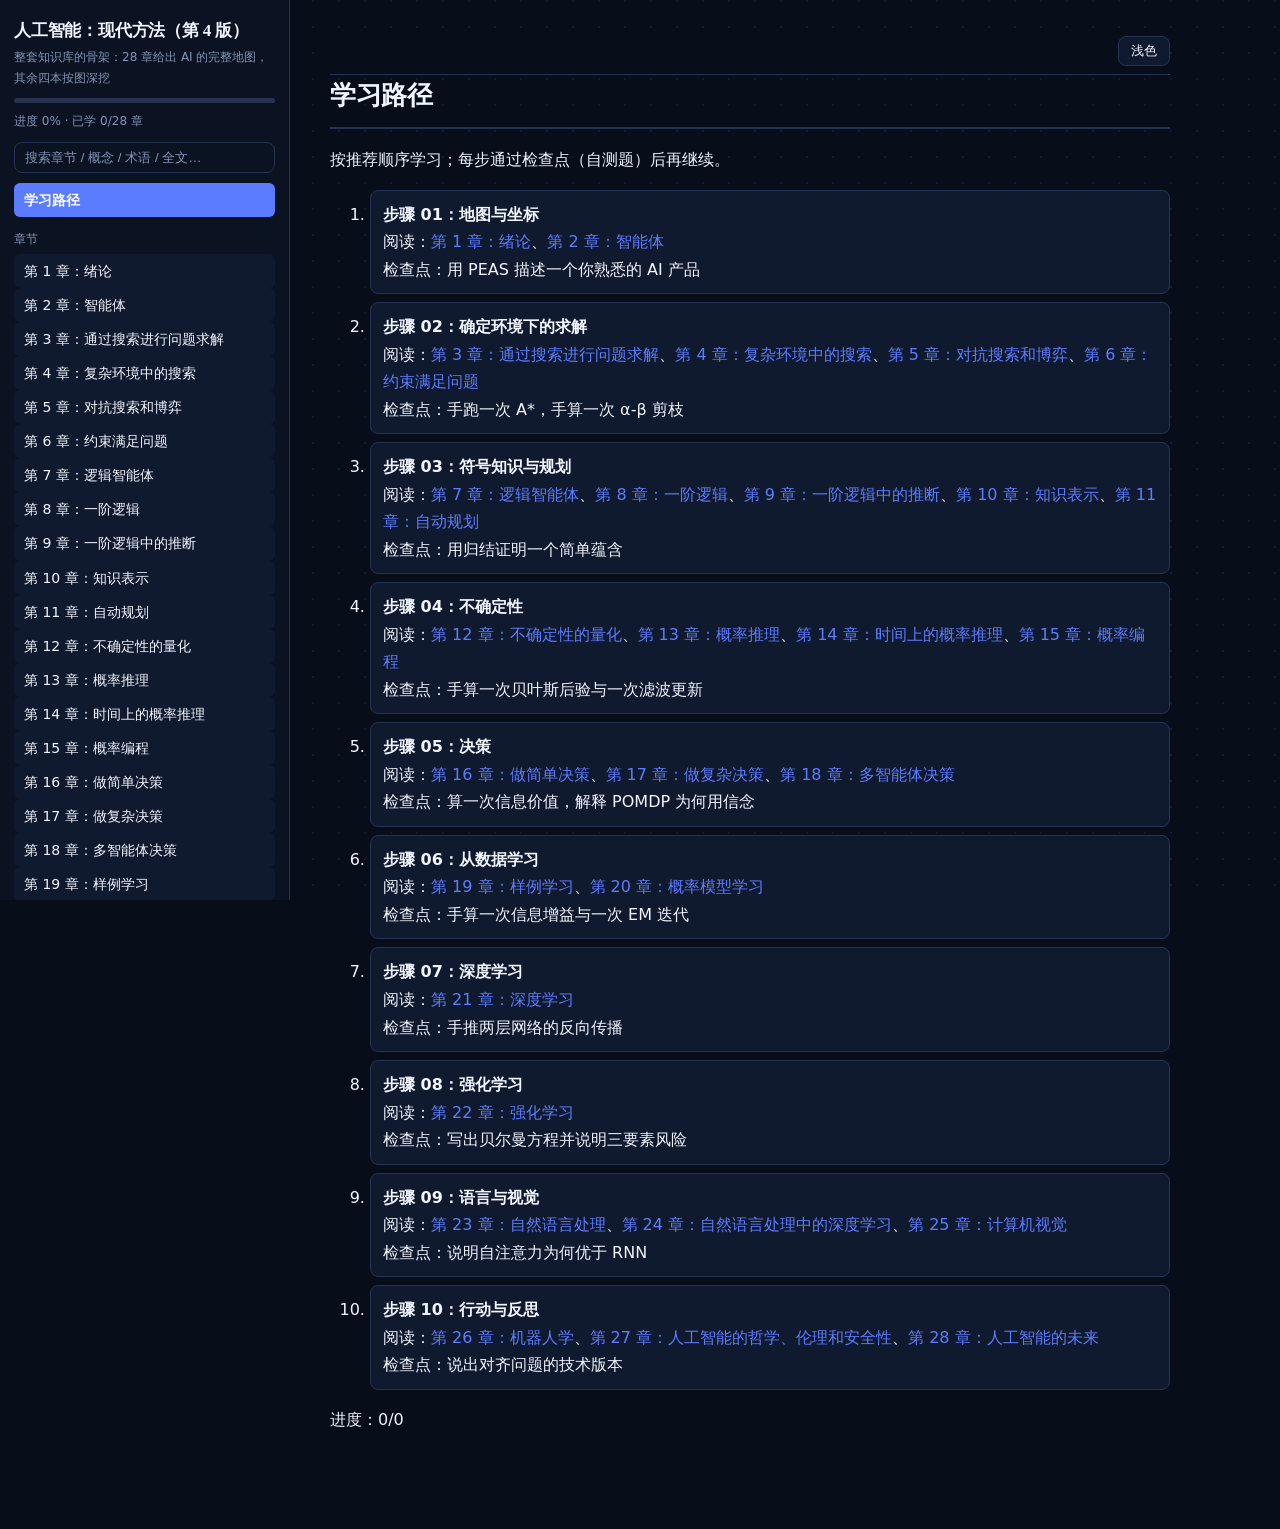
<file: 01-人工智能现代方法/aima4学习伴侣.html>
<!DOCTYPE html>
<html lang="zh-CN">
<head>
<meta charset="utf-8">
<meta name="viewport" content="width=device-width, initial-scale=1">
<title>人工智能：现代方法（第 4 版）</title>
<style>
:root{
  --bg:#f7f7f8; --panel:#ffffff; --text:#1f2328; --muted:#6b7280;
  --accent:#2563eb; --accent-soft:#dbeafe; --border:#e5e7eb;
  --ok:#16a34a; --bad:#dc2626; --code-bg:#f3f4f6;
}
[data-theme="dark"]{
  --bg:#111318; --panel:#1a1d24; --text:#e5e7eb; --muted:#9ca3af;
  --accent:#60a5fa; --accent-soft:#1e3a5f; --border:#2d333d;
  --ok:#4ade80; --bad:#f87171; --code-bg:#20242c;
}
*{box-sizing:border-box}
html,body{margin:0;padding:0}
body{font-family:-apple-system,BlinkMacSystemFont,"Segoe UI","PingFang SC","Hiragino Sans GB","Microsoft YaHei",sans-serif;
  background:var(--bg);color:var(--text);line-height:1.7;font-size:15px}
a{color:var(--accent);text-decoration:none}
a:hover{text-decoration:underline}
.layout{display:flex;min-height:100vh}
.sidebar{width:290px;flex:none;background:var(--panel);border-right:1px solid var(--border);
  padding:14px;position:sticky;top:0;height:100vh;overflow-y:auto}
.sidebar h1{font-size:17px;margin:2px 0 2px}
.sidebar .sub{font-size:12px;color:var(--muted);margin-bottom:10px}
#q{width:100%;padding:7px 10px;border:1px solid var(--border);border-radius:8px;background:var(--bg);color:var(--text);margin-bottom:10px}
.nav-sec{font-size:12px;color:var(--muted);margin:12px 0 4px;text-transform:uppercase;letter-spacing:.4px}
.nav-item{display:block;padding:5px 10px;border-radius:6px;color:var(--text);font-size:14px}
.nav-item:hover{background:var(--accent-soft);text-decoration:none}
.nav-item.active{background:var(--accent-soft);color:var(--accent);font-weight:600}
.nav-item .done{float:right;color:var(--ok);font-size:12px}
#nav-toggle{display:none}
.main{flex:1;min-width:0;padding:28px 40px 80px;max-width:920px}
.page h1{font-size:26px;border-bottom:2px solid var(--border);padding-bottom:8px;margin-top:0}
.page h2{font-size:20px;margin-top:26px}
.page h3{font-size:17px;margin-top:22px}
.page table{border-collapse:collapse;width:100%;margin:12px 0;font-size:14px}
.page th,.page td{border:1px solid var(--border);padding:6px 10px;text-align:left}
.page th{background:var(--code-bg)}
.page code{background:var(--code-bg);padding:2px 5px;border-radius:4px;font-size:.9em}
.page pre{background:var(--code-bg);padding:12px;border-radius:8px;overflow-x:auto;font-size:13px}
.page pre code{background:none;padding:0}
.page blockquote{border-left:4px solid var(--accent);margin:12px 0;padding:6px 14px;background:var(--accent-soft);border-radius:0 6px 6px 0}
.page blockquote blockquote{border-color:var(--muted)}
.page img{max-width:100%}
.mermaid{background:var(--code-bg);padding:14px;border-radius:8px;overflow-x:auto;font-family:ui-monospace,Menlo,Consolas,monospace;font-size:12.5px;white-space:pre;color:var(--muted)}
.mermaid-hint{font-size:12px;color:var(--muted);margin:4px 0 14px}
svg{max-width:100%;height:auto}
.quiz-item{border:1px solid var(--border);border-radius:10px;padding:14px 16px;margin:14px 0;background:var(--panel)}
.quiz-q{margin:0 0 8px;font-weight:500}
.quiz-opts label{display:block;padding:4px 0;cursor:pointer}
.quiz-blank{width:60%;padding:6px 10px;border:1px solid var(--border);border-radius:6px;background:var(--bg);color:var(--text)}
.quiz-check{margin-top:10px;padding:6px 16px;border:none;border-radius:6px;background:var(--accent);color:#fff;cursor:pointer}
.quiz-feedback{margin-left:12px;font-size:13px}
.fb-ok{color:var(--ok)}.fb-bad{color:var(--bad)}
.quiz-explain{margin-top:8px;font-size:13px;color:var(--muted);border-top:1px dashed var(--border);padding-top:6px}
.flashcard{perspective:1200px;margin:24px auto;max-width:520px;cursor:pointer;user-select:none}
.fc-inner{position:relative;width:100%;height:240px;transform-style:preserve-3d;transition:transform .5s}
.flashcard.flip .fc-inner{transform:rotateY(180deg)}
.fc-front,.fc-back{position:absolute;inset:0;backface-visibility:hidden;display:flex;align-items:center;justify-content:center;
  padding:22px;border-radius:14px;border:1px solid var(--border);background:var(--panel);font-size:16px;text-align:center}
.fc-back{transform:rotateY(180deg);background:var(--accent-soft);color:var(--text)}
.card-controls{display:flex;gap:14px;align-items:center;margin:12px 0;flex-wrap:wrap}
.card-actions{display:flex;gap:12px;justify-content:center}
.card-actions button{padding:8px 22px;border:none;border-radius:8px;cursor:pointer;font-size:14px}
#card-known-btn{background:var(--ok);color:#fff}
#card-again-btn{background:var(--bad);color:#fff}
.card-counts{color:var(--muted);font-size:13px}
.path-step{margin:8px 0;padding:10px 12px;border:1px solid var(--border);border-radius:8px;background:var(--panel)}
.path-step.passed{border-color:var(--ok)}
#glossary-filter{width:100%;max-width:380px;padding:7px 10px;border:1px solid var(--border);border-radius:8px;background:var(--bg);color:var(--text);margin-bottom:10px}
#glossary-list li{padding:6px 0;border-bottom:1px dashed var(--border)}
.glossary-ref{color:var(--muted);font-size:12px}
.search-hit{margin:10px 0}
.topbar{position:sticky;top:0;background:var(--bg);padding:8px 0;display:flex;justify-content:flex-end;z-index:10}
#theme-btn{border:1px solid var(--border);background:var(--panel);color:var(--text);border-radius:8px;padding:5px 12px;cursor:pointer;white-space:nowrap}
#progress-bar{height:5px;background:var(--border);border-radius:3px;margin:8px 0;overflow:hidden}
#progress-bar>div{height:100%;width:0;background:var(--accent);transition:width .3s}
.empty{color:var(--muted);padding:20px 0}
@media print{.sidebar,.topbar,.quiz-actions,.card-actions,.card-controls{display:none!important}.main{max-width:none;padding:0}}
@media (max-width:760px){.sidebar{width:100%;height:auto;position:static;padding:10px 14px}
  #nav{display:none}.sidebar.open #nav{display:block}
  #nav-toggle{display:block;width:100%;padding:8px 10px;margin:4px 0;border:1px solid var(--border);border-radius:8px;background:var(--bg);color:var(--text);font-size:14px;text-align:left;cursor:pointer}
  .layout{flex-direction:column}.main{padding:16px}}
</style>
<link rel="icon" type="image/x-icon" href="../favicon.ico">
<style id="zs-visual-theme">
/* 知枢 · 深色视觉层 · 只改样式，不改结构
   适用：知枢多书总入口 / 单书伴侣 / 旧版从零推导页。
   设计口径：深色底、钴蓝+鲸青、衬线标题、点阵底纹、无玻璃拟态。 */

:root,
html[data-theme="dark"],
body[data-theme="dark"] {
  --bg: #080d1a;
  --bg-soft: #0b1222;
  --bg2: #0b1222;
  --bg3: #16213b;
  --panel: #101a2f;
  --panel-2: #16213b;
  --card: #101a2f;
  --text: #f1f5ff;
  --text2: #c7d0e5;
  --text3: #8494b4;
  --muted: #8494b4;
  --border: #253252;
  --accent: #5c7cff;
  --accent-strong: #4d6bff;
  --accent2: #16c7d9;
  --accent3: #2bd9a5;
  --accent-soft: #18264a;
  --ok: #2bd9a5;
  --bad: #ff7088;
  --warn: #f5b35c;
  --danger: #ff7088;
  --code-bg: #0a1120;
  --dot: rgba(92, 124, 255, .12);
  --radius: 10px;
  --font-display: "Noto Serif CJK SC", "Noto Serif SC", "Songti SC", "STSong", Georgia, serif;
  --font-body: "Noto Sans CJK SC", "Noto Sans SC", "PingFang SC", "Hiragino Sans GB", "Microsoft YaHei", system-ui, sans-serif;
  --font-mono: "JetBrains Mono", "SFMono-Regular", Consolas, "Liberation Mono", monospace;
  --ink: #f1f5ff;
  --ink-2: #c7d0e5;
  --ink-3: #8494b4;
  --paper: #080d1a;
  --paper-2: #101a2f;
  --wash: #0b1222;
  --line: #253252;
  --line-soft: #1b2742;
}

html[data-theme="light"],
body[data-theme="light"],
body[data-theme=""] {
  --bg: #edf1f8;
  --bg-soft: #e4eaf5;
  --bg2: #e4eaf5;
  --bg3: #dbe4f2;
  --panel: #f9fbff;
  --panel-2: #f1f5fc;
  --card: #f9fbff;
  --text: #111827;
  --text2: #26324a;
  --text3: #5b6b86;
  --muted: #5b6b86;
  --border: #c9d4e8;
  --accent: #3950de;
  --accent-strong: #2f43c9;
  --accent2: #0e8fa4;
  --accent3: #12805f;
  --accent-soft: #dbe4ff;
  --ok: #12805f;
  --bad: #c02a44;
  --warn: #9a5b00;
  --danger: #c02a44;
  --code-bg: #eef2f9;
  --dot: rgba(57, 80, 222, .10);
  --ink: #111827;
  --ink-2: #26324a;
  --ink-3: #5b6b86;
  --paper: #edf1f8;
  --paper-2: #f9fbff;
  --wash: #e4eaf5;
  --line: #c9d4e8;
  --line-soft: #dbe4f2;
}

html,
body {
  background-color: var(--bg) !important;
  color: var(--text) !important;
}

body {
  font-family: var(--font-body) !important;
  background-image: radial-gradient(circle at 1px 1px, var(--dot) 1px, transparent 1.2px);
  background-size: 26px 26px;
  background-attachment: fixed;
  font-size: 16px;
  line-height: 1.72;
}

h1, h2, h3, h4, h5,
.page h1, .page h2, .page h3,
.brand, .hero-title, .title {
  font-family: var(--font-display) !important;
  letter-spacing: -.012em;
}

h1, h2, h3, h4, h5,
.page h1, .page h2, .page h3 {
  color: var(--text) !important;
}

header,
.topbar,
.topbar-fixed,
#topbar,
.site-header {
  background: var(--bg) !important;
  border-color: var(--border) !important;
  color: var(--text) !important;
}

header,
.topbar,
.topbar-fixed,
#topbar {
  box-shadow: 0 1px 0 var(--border);
}

/* 通用 hero / 页头：旧版单页常用 .header 或 .hero，不是 header 标签 */
.hero,
.header,
.page-header,
.hero-block {
  background: var(--bg) !important;
  color: var(--text) !important;
  border-bottom: 1px solid var(--border);
  box-shadow: none !important;
}

.hero h1,
.header h1,
.page-header h1,
.hero p,
.header p,
.page-header p {
  color: var(--text) !important;
}

.section-title {
  border-left-color: var(--accent) !important;
  color: var(--text) !important;
}

.stat .num,
.metric .num,
.kpi .value {
  color: var(--accent2) !important;
}


.brand span,
.sub,
.meta,
.muted,
.text-muted,
.card .meta,
.book-card .meta {
  color: var(--muted) !important;
}

.sidebar,
aside.sidebar,
#sidebar,
.rail {
  background: var(--bg-soft) !important;
  border-color: var(--border) !important;
}

.main,
main.main,
#view,
.view {
  background: transparent !important;
  color: var(--text) !important;
}

.page,
.page * {
  border-color: var(--border);
}

.page h1 {
  border-bottom-color: var(--border) !important;
}

a {
  color: var(--accent) !important;
}

a:hover {
  color: var(--accent2) !important;
}

.tab,
.tabs button,
.tabs .tab,
.nav-item,
#theme-btn,
#nav-toggle,
button {
  color: var(--text) !important;
  background: var(--panel) !important;
  border-color: var(--border) !important;
}

.tab:hover,
.tabs button:hover,
.nav-item:hover,
button:hover {
  background: var(--accent-soft) !important;
}

.tab.active,
.tabs .tab.active,
.nav-item.active,
button.primary,
.btn.primary,
.quiz-check {
  background: var(--accent) !important;
  border-color: var(--accent) !important;
  color: #fff !important;
}

.nav-item.active,
.tab.active {
  color: #fff !important;
}

.nav-sec,
.nav-label,
.sidebar .sub {
  color: var(--muted) !important;
}

#progress-bar,
.bar,
.progress {
  background: var(--border) !important;
}

#progress-bar > div,
#progress-fill,
.bar > i,
.progress > i {
  background: var(--accent) !important;
}

input,
select,
textarea,
#q,
#glossary-filter,
.search,
.search input {
  background: var(--bg-soft) !important;
  color: var(--text) !important;
  border-color: var(--border) !important;
}

input::placeholder,
textarea::placeholder,
#q::placeholder,
#glossary-filter::placeholder {
  color: var(--text3) !important;
}

.page table,
table {
  border-color: var(--border) !important;
  color: var(--text) !important;
}

.page th,
th {
  background: var(--panel-2) !important;
  color: var(--text) !important;
  border-color: var(--border) !important;
}

.page td,
td {
  border-color: var(--border) !important;
}

.page code,
code,
kbd,
samp {
  background: var(--code-bg) !important;
  color: #dbe6ff !important;
}

html[data-theme="light"] code,
body[data-theme="light"] code,
body[data-theme=""] code,
html[data-theme="light"] .page code,
body[data-theme="light"] .page code,
body[data-theme=""] .page code {
  color: #17223b !important;
}

.page pre,
pre {
  background: var(--code-bg) !important;
  color: #dbe6ff !important;
  border: 1px solid var(--border);
}

html[data-theme="light"] pre,
body[data-theme="light"] pre,
body[data-theme=""] pre {
  color: #17223b !important;
}

.page blockquote,
blockquote {
  background: var(--accent-soft) !important;
  border-left-color: var(--accent) !important;
  color: var(--text) !important;
}

.mermaid,
.mermaid-hint {
  background: var(--code-bg) !important;
  color: var(--muted) !important;
  border-color: var(--border) !important;
}

.quiz-item,
.path-step,
.book-card,
.concept-card,
.pattern-card,
.term-card,
.diag-card,
.search-hit,
.card,
.box,
.panel,
.fc-front,
.fc-back,
details,
summary {
  background: var(--panel) !important;
  border-color: var(--border) !important;
  color: var(--text) !important;
}

.book-card:hover,
.concept-card:hover,
.quiz-item:hover {
  border-color: var(--accent) !important;
}

.quiz-explain,
.source-badge,
.glossary-ref,
.card-counts,
.source,
.citation {
  color: var(--muted) !important;
  border-color: var(--border) !important;
}

.quiz-blank,
.quiz-opts label,
.quiz-opts label:hover {
  background: var(--bg-soft) !important;
  color: var(--text) !important;
  border-color: var(--border) !important;
}

.fc-back {
  background: var(--accent-soft) !important;
}

.tag,
.pill,
.badge {
  background: var(--panel-2) !important;
  border-color: var(--border) !important;
  color: var(--text2) !important;
}

.empty {
  color: var(--muted) !important;
}

.card .icon:empty,
.icon-label:empty {
  display: none !important;
}

* {
  scrollbar-color: #2a3a5f transparent;
  scrollbar-width: thin;
}

::selection {
  background: var(--accent);
  color: #fff;
}

/* 深色主题下代码高亮不要被旧样式压成白底 */
html[data-theme="dark"] .page pre,
body[data-theme="dark"] .page pre {
  background: var(--code-bg) !important;
}

/* 旧版页面里的白色卡片兜底 */
html[data-theme="dark"] .page .card,
body[data-theme="dark"] .page .card {
  background: var(--panel) !important;
}

@media (max-width: 820px) {
  body {
    background-size: 22px 22px;
    font-size: 15.5px;
  }
  header,
  .topbar,
  .topbar-fixed {
    background: var(--bg) !important;
  }
}

@media (prefers-reduced-motion: reduce) {
  *, *::before, *::after {
    transition-duration: .001ms !important;
    animation-duration: .001ms !important;
    animation-iteration-count: 1 !important;
  }
}

@media print {
  html, body {
    background: #fff !important;
    color: #000 !important;
  }
  body {
    background-image: none !important;
  }
}

/* 多书总入口：窄屏下书籍标签横滑，不再堆成四五行 */
@media (max-width: 720px) {
  header .tabs,
  .tabs {
    display: flex !important;
    flex-wrap: nowrap !important;
    overflow-x: auto;
    overflow-y: hidden;
    max-width: 100%;
    padding-bottom: 4px;
    scrollbar-width: thin;
    -webkit-overflow-scrolling: touch;
  }

  header .tabs > *,
  .tabs > * {
    flex: 0 0 auto;
  }

  .tabs::-webkit-scrollbar {
    height: 4px;
  }
  .tabs::-webkit-scrollbar-thumb {
    background: var(--border);
    border-radius: 4px;
  }
}


</style>
</head>
<body>
<div class="layout">
  <aside class="sidebar">
    <h1>人工智能：现代方法（第 4 版）</h1>
    <div class="sub">整套知识库的骨架：28 章给出 AI 的完整地图，其余四本按图深挖</div>
    <div id="progress-bar"><div id="progress-fill"></div></div>
    <div class="sub" id="progress-label">进度 0%</div>
    <input id="q" type="search" placeholder="搜索章节 / 概念 / 术语 / 全文…">
    <nav id="nav"></nav>
  </aside>
  <main class="main">
    <div class="topbar"><button id="theme-btn">🌙 深色</button></div>
    <div id="view" class="page"></div>
  </main>
</div>
<script>
const DATA = {"manifest": {"slug": "aima4", "title": "人工智能：现代方法（第 4 版）", "subtitle": "整套知识库的骨架：28 章给出 AI 的完整地图，其余四本按图深挖", "book": {"title": "人工智能：现代方法（第4版）", "author": "Stuart Russell、Peter Norvig", "source": ["人工智能：现代方法（第4版）（精装版） (Stuart Russell).pdf"]}, "audience": "大一：会微积分与概率基础，线性代数需补", "goal": "拿到任何 AI 概念时，能说出它在地图的哪一块、依赖什么、别的书在哪里展开它", "learningPath": [{"step": "01", "title": "地图与坐标", "chapterIds": ["ch01", "ch02"], "prereq": "无", "checkpoint": "用 PEAS 描述一个你熟悉的 AI 产品", "goal": "建立全书坐标与智能体框架"}, {"step": "02", "title": "确定环境下的求解", "chapterIds": ["ch03", "ch04", "ch05", "ch06"], "prereq": "ch01、ch02、图论基础", "checkpoint": "手跑一次 A*，手算一次 α-β 剪枝", "goal": "掌握搜索、博弈与约束求解"}, {"step": "03", "title": "符号知识与规划", "chapterIds": ["ch07", "ch08", "ch09", "ch10", "ch11"], "prereq": "ch03、命题逻辑", "checkpoint": "用归结证明一个简单蕴含", "goal": "理解逻辑方法与它的边界"}, {"step": "04", "title": "不确定性", "chapterIds": ["ch12", "ch13", "ch14", "ch15"], "prereq": "ch07、概率论", "checkpoint": "手算一次贝叶斯后验与一次滤波更新", "goal": "掌握概率表示与推断"}, {"step": "05", "title": "决策", "chapterIds": ["ch16", "ch17", "ch18"], "prereq": "ch14", "checkpoint": "算一次信息价值，解释 POMDP 为何用信念", "goal": "掌握从信念到动作的转换"}, {"step": "06", "title": "从数据学习", "chapterIds": ["ch19", "ch20"], "prereq": "ch12、微积分", "checkpoint": "手算一次信息增益与一次 EM 迭代", "goal": "掌握学习的基本范式"}, {"step": "07", "title": "深度学习", "chapterIds": ["ch21"], "prereq": "ch19、线代与微积分", "checkpoint": "手推两层网络的反向传播", "goal": "掌握表示学习"}, {"step": "08", "title": "强化学习", "chapterIds": ["ch22"], "prereq": "ch17", "checkpoint": "写出贝尔曼方程并说明三要素风险", "goal": "掌握交互学习"}, {"step": "09", "title": "语言与视觉", "chapterIds": ["ch23", "ch24", "ch25"], "prereq": "ch21", "checkpoint": "说明自注意力为何优于 RNN", "goal": "掌握感知与语言的主流架构"}, {"step": "10", "title": "行动与反思", "chapterIds": ["ch26", "ch27", "ch28"], "prereq": "ch17、ch25", "checkpoint": "说出对齐问题的技术版本", "goal": "把 AI 放回物理与社会语境"}], "chapters": [{"id": "ch01", "title": "第 1 章：绪论", "file": "chapters/ch01.md", "difficulty": 1}, {"id": "ch02", "title": "第 2 章：智能体", "file": "chapters/ch02.md", "difficulty": 2}, {"id": "ch03", "title": "第 3 章：通过搜索进行问题求解", "file": "chapters/ch03.md", "difficulty": 3}, {"id": "ch04", "title": "第 4 章：复杂环境中的搜索", "file": "chapters/ch04.md", "difficulty": 3}, {"id": "ch05", "title": "第 5 章：对抗搜索和博弈", "file": "chapters/ch05.md", "difficulty": 3}, {"id": "ch06", "title": "第 6 章：约束满足问题", "file": "chapters/ch06.md", "difficulty": 3}, {"id": "ch07", "title": "第 7 章：逻辑智能体", "file": "chapters/ch07.md", "difficulty": 3}, {"id": "ch08", "title": "第 8 章：一阶逻辑", "file": "chapters/ch08.md", "difficulty": 3}, {"id": "ch09", "title": "第 9 章：一阶逻辑中的推断", "file": "chapters/ch09.md", "difficulty": 3}, {"id": "ch10", "title": "第 10 章：知识表示", "file": "chapters/ch10.md", "difficulty": 3}, {"id": "ch11", "title": "第 11 章：自动规划", "file": "chapters/ch11.md", "difficulty": 3}, {"id": "ch12", "title": "第 12 章：不确定性的量化", "file": "chapters/ch12.md", "difficulty": 2}, {"id": "ch13", "title": "第 13 章：概率推理", "file": "chapters/ch13.md", "difficulty": 3}, {"id": "ch14", "title": "第 14 章：时间上的概率推理", "file": "chapters/ch14.md", "difficulty": 3}, {"id": "ch15", "title": "第 15 章：概率编程", "file": "chapters/ch15.md", "difficulty": 3}, {"id": "ch16", "title": "第 16 章：做简单决策", "file": "chapters/ch16.md", "difficulty": 3}, {"id": "ch17", "title": "第 17 章：做复杂决策", "file": "chapters/ch17.md", "difficulty": 3}, {"id": "ch18", "title": "第 18 章：多智能体决策", "file": "chapters/ch18.md", "difficulty": 3}, {"id": "ch19", "title": "第 19 章：样例学习", "file": "chapters/ch19.md", "difficulty": 3}, {"id": "ch20", "title": "第 20 章：概率模型学习", "file": "chapters/ch20.md", "difficulty": 3}, {"id": "ch21", "title": "第 21 章：深度学习", "file": "chapters/ch21.md", "difficulty": 3}, {"id": "ch22", "title": "第 22 章：强化学习", "file": "chapters/ch22.md", "difficulty": 3}, {"id": "ch23", "title": "第 23 章：自然语言处理", "file": "chapters/ch23.md", "difficulty": 3}, {"id": "ch24", "title": "第 24 章：自然语言处理中的深度学习", "file": "chapters/ch24.md", "difficulty": 3}, {"id": "ch25", "title": "第 25 章：计算机视觉", "file": "chapters/ch25.md", "difficulty": 3}, {"id": "ch26", "title": "第 26 章：机器人学", "file": "chapters/ch26.md", "difficulty": 3}, {"id": "ch27", "title": "第 27 章：人工智能的哲学、伦理和安全性", "file": "chapters/ch27.md", "difficulty": 2}, {"id": "ch28", "title": "第 28 章：人工智能的未来", "file": "chapters/ch28.md", "difficulty": 2}], "concepts": [{"id": "c01", "title": "智能体的环境画像", "file": "concepts/c01.md", "chapterIds": ["ch02", "ch22"]}, {"id": "c02", "title": "从符号到统计的转向", "file": "concepts/c02.md", "chapterIds": ["ch07", "ch12", "ch21"]}], "glossary": [{"term": "理性智能体", "def": "在给定感知与目标下选择能最大化期望性能的动作的智能体。", "chapterId": "ch01"}, {"term": "性能度量", "def": "评价智能体行为好坏的外部标准。", "chapterId": "ch01"}, {"term": "感知序列", "def": "智能体从开始到当前收到的全部感知输入。", "chapterId": "ch01"}, {"term": "PEAS", "def": "描述任务的四要素：性能度量、环境、执行器、传感器。", "chapterId": "ch02"}, {"term": "基于模型的反射智能体", "def": "维护内部状态以应对部分可观测环境的智能体。", "chapterId": "ch02"}, {"term": "效用函数", "def": "在多个目标冲突时衡量整体偏好程度的函数。", "chapterId": "ch02"}, {"term": "状态空间", "def": "由所有可达状态与转移构成的问题表示。", "chapterId": "ch03"}, {"term": "启发函数", "def": "估计从某节点到目标剩余代价的函数。", "chapterId": "ch03"}, {"term": "可采纳", "def": "启发函数从不高估真实剩余代价的性质。", "chapterId": "ch03"}, {"term": "A* 搜索", "def": "以 g+h 为优先级的最优启发式搜索算法。", "chapterId": "ch03"}, {"term": "局部搜索", "def": "只保留当前状态、在邻居中改进的搜索方法。", "chapterId": "ch04"}, {"term": "模拟退火", "def": "按温度控制的概率接受劣解的随机搜索算法。", "chapterId": "ch04"}, {"term": "在线搜索", "def": "在执行过程中边行动边学习的搜索方式。", "chapterId": "ch04"}, {"term": "极小化极大", "def": "假设对手最优时选择最坏情况最优动作的搜索算法。", "chapterId": "ch05"}, {"term": "α-β 剪枝", "def": "利用已确定边界剪掉不影响结果分支的优化。", "chapterId": "ch05"}, {"term": "蒙特卡洛树搜索", "def": "用大量模拟与 UCB 选择构建博弈树的搜索方法。", "chapterId": "ch05"}, {"term": "约束满足问题", "def": "由变量、值域与约束构成、求满足全部约束赋值的问题。", "chapterId": "ch06"}, {"term": "弧相容", "def": "任何变量的取值都能在邻居中找到相容支持的性质。", "chapterId": "ch06"}, {"term": "回溯搜索", "def": "逐步赋值、冲突则回退的搜索方法。", "chapterId": "ch06"}, {"term": "蕴含", "def": "一个公式在所有满足前提的世界中都为真的关系。", "chapterId": "ch07"}, {"term": "归结", "def": "消去互补文字、从两个子句推出新子句的推理规则。", "chapterId": "ch07"}, {"term": "可靠性", "def": "推理规则只推出真结论的性质。", "chapterId": "ch07"}, {"term": "完备性", "def": "能推出所有被蕴含结论的性质。", "chapterId": "ch07"}, {"term": "一阶逻辑", "def": "引入对象、谓词与量词、能表达关系的逻辑系统。", "chapterId": "ch08"}, {"term": "量词", "def": "表示“所有”或“存在”的符号 ∀ 与 ∃。", "chapterId": "ch08"}, {"term": "合一", "def": "寻找替换使两个表达式相同的算法。", "chapterId": "ch08"}, {"term": "前向链接", "def": "从已知事实出发推出新事实的数据驱动推理。", "chapterId": "ch09"}, {"term": "反向链接", "def": "从目标出发寻找规则前提的目标驱动推理。", "chapterId": "ch09"}, {"term": "Horn 子句", "def": "最多含一个正文字的子句，推理效率高。", "chapterId": "ch09"}, {"term": "本体论", "def": "关于世界由哪些类别构成及其关系的约定体系。", "chapterId": "ch10"}, {"term": "默认推理", "def": "无相反证据时接受默认结论、可被新信息撤回的推理。", "chapterId": "ch10"}, {"term": "描述逻辑", "def": "表达力受限但推理可判定的逻辑片段。", "chapterId": "ch10"}, {"term": "STRIPS", "def": "用前提与添加/删除列表表示动作的规划语言。", "chapterId": "ch11"}, {"term": "松弛问题", "def": "去掉部分约束使问题变易、用于生成启发式的问题。", "chapterId": "ch11"}, {"term": "分层规划", "def": "在抽象层与具体层分别规划再细化的方法。", "chapterId": "ch11"}, {"term": "条件概率", "def": "在给定事件发生时另一事件的概率。", "chapterId": "ch12"}, {"term": "贝叶斯公式", "def": "用似然与先验计算后验的公式。", "chapterId": "ch12"}, {"term": "条件独立", "def": "给定某变量后两变量联合概率等于边缘概率乘积。", "chapterId": "ch12"}, {"term": "贝叶斯网", "def": "用有向无环图与条件概率表表示联合分布的概率模型。", "chapterId": "ch13"}, {"term": "变量消去", "def": "按顺序对变量求和、复用中间因子的精确推理算法。", "chapterId": "ch13"}, {"term": "似然加权", "def": "按证据固定、按先验采样并用权重修正的近似推理方法。", "chapterId": "ch13"}, {"term": "滤波", "def": "根据至今证据估计当前状态后验的推理任务。", "chapterId": "ch14"}, {"term": "卡尔曼滤波", "def": "在线性高斯假设下递归更新均值与协方差的滤波算法。", "chapterId": "ch14"}, {"term": "粒子滤波", "def": "用加权样本近似后验的非参数滤波方法。", "chapterId": "ch14"}, {"term": "概率编程", "def": "用程序写生成过程、由后端自动推断的概率建模方式。", "chapterId": "ch15"}, {"term": "变分推断", "def": "用可优化的简单分布逼近后验的推断方法。", "chapterId": "ch15"}, {"term": "MCMC", "def": "通过长期采样逼近后验分布的推断方法。", "chapterId": "ch15"}, {"term": "期望效用", "def": "在信念分布下某动作带来的效用期望值。", "chapterId": "ch16"}, {"term": "效用函数", "def": "把结果状态映射为偏好程度的函数。", "chapterId": "ch16"}, {"term": "信息价值", "def": "获得某信息后决策改善的期望幅度。", "chapterId": "ch16"}, {"term": "POMDP", "def": "部分可观测马尔可夫决策过程，需在信念空间上决策。", "chapterId": "ch17"}, {"term": "信念状态", "def": "对当前世界状态的概率分布估计。", "chapterId": "ch17"}, {"term": "风险敏感决策", "def": "考虑收益分布尾部而非仅期望的决策方式。", "chapterId": "ch17"}, {"term": "纳什均衡", "def": "无人能通过单方改变策略获益的策略组合。", "chapterId": "ch18"}, {"term": "零和博弈", "def": "一方收益等于另一方损失的博弈。", "chapterId": "ch18"}, {"term": "机制设计", "def": "设计规则使自利行为产生良好集体结果的方法。", "chapterId": "ch18"}, {"term": "监督学习", "def": "从带标签的输入输出对学习映射的方法。", "chapterId": "ch19"}, {"term": "信息增益", "def": "分裂前后熵的减少量。", "chapterId": "ch19"}, {"term": "归纳偏置", "def": "学习器为泛化而预设的偏好假设。", "chapterId": "ch19"}, {"term": "过拟合", "def": "模型拟合训练数据噪声、泛化变差的现象。", "chapterId": "ch19"}, {"term": "最大似然估计", "def": "使观测数据出现概率最大的参数估计。", "chapterId": "ch20"}, {"term": "最大后验估计", "def": "在参数先验下使后验最大的参数估计。", "chapterId": "ch20"}, {"term": "EM 算法", "def": "在含隐变量时交替求后验与更新参数的迭代算法。", "chapterId": "ch20"}, {"term": "反向传播", "def": "用链式法则从输出向输入逐层计算梯度的算法。", "chapterId": "ch21"}, {"term": "卷积", "def": "用共享卷积核在空间上滑动提取局部特征的运算。", "chapterId": "ch21"}, {"term": "注意力机制", "def": "按查询与键的相似度对值加权聚合的机制。", "chapterId": "ch21"}, {"term": "梯度消失", "def": "深层网络中梯度逐层衰减导致浅层难以训练的现象。", "chapterId": "ch21"}, {"term": "马尔可夫决策过程", "def": "用状态、动作、转移与奖励刻画序贯决策的框架。", "chapterId": "ch22"}, {"term": "贝尔曼方程", "def": "把价值函数写成即时奖励与后继价值折扣和的递归关系。", "chapterId": "ch22"}, {"term": "探索与利用", "def": "尝试未知动作与选择已知最优动作之间的权衡。", "chapterId": "ch22"}, {"term": "语言模型", "def": "估计词序列概率分布的模型。", "chapterId": "ch23"}, {"term": "n-gram", "def": "只依赖前 n-1 个词的简化语言模型。", "chapterId": "ch23"}, {"term": "词向量", "def": "把词映射为低维连续向量的表示。", "chapterId": "ch23"}, {"term": "循环神经网络", "def": "用隐状态沿时间传递信息的序列模型。", "chapterId": "ch24"}, {"term": "长短期记忆", "def": "用门控与加性细胞状态缓解长依赖的 RNN 变体。", "chapterId": "ch24"}, {"term": "自注意力", "def": "序列内部各位置互相关注的注意力形式。", "chapterId": "ch24"}, {"term": "语义分割", "def": "为每个像素分配类别标签的视觉任务。", "chapterId": "ch25"}, {"term": "数据增广", "def": "通过对训练样本做变换来扩充数据分布的方法。", "chapterId": "ch25"}, {"term": "平移等变性", "def": "输入平移时输出相应平移的性质。", "chapterId": "ch25"}, {"term": "SLAM", "def": "同时估计机器人位姿与环境地图的问题。", "chapterId": "ch26"}, {"term": "配置空间", "def": "由机器人所有自由度构成的抽象空间。", "chapterId": "ch26"}, {"term": "阻抗控制", "def": "控制末端与环境之间力与位移关系的控制方式。", "chapterId": "ch26"}, {"term": "强人工智能", "def": "拥有真正心智而非仅表现智能行为的人工系统。", "chapterId": "ch27"}, {"term": "对齐问题", "def": "使系统目标与人类真实意图一致的问题。", "chapterId": "ch27"}, {"term": "算法偏见", "def": "模型因数据或设计产生的系统性不公正输出。", "chapterId": "ch27"}, {"term": "分布外泛化", "def": "在训练分布之外的数据上仍保持性能的能力。", "chapterId": "ch28"}, {"term": "具身智能", "def": "通过物理交互获取知识与技能的智能形态。", "chapterId": "ch28"}], "patterns": {"file": "patterns.md"}, "cheatsheet": {"file": "cheatsheet.md"}, "quizzes": [{"id": "q01", "chapterId": "ch01", "type": "single", "question": "现代 AI 主流定义属于哪一格？", "explain": "智能体框架以最大化性能度量为目标。", "options": ["像人思考", "像人行动", "理性思考", "理性行动"], "answer": 3}, {"id": "q02", "chapterId": "ch01", "type": "single", "question": "两次 AI 寒冬的共同成因？", "explain": "每一轮都过度承诺，随后能力不足暴露。", "options": ["算力过剩", "承诺超出能力", "数据不足", "缺乏理论"], "answer": 1}, {"id": "q03", "chapterId": "ch02", "type": "single", "question": "PEAS 中的 E 指什么？", "explain": "Environment。", "options": ["执行器", "环境", "评估", "经验"], "answer": 1}, {"id": "q04", "chapterId": "ch02", "type": "single", "question": "部分可观测环境最少需要哪种结构？", "explain": "需要内部状态记住看不到的部分。", "options": ["简单反射", "基于目标", "基于模型的反射", "学习型"], "answer": 2}, {"id": "q05", "chapterId": "ch03", "type": "single", "question": "A* 树搜索保证最优的条件？", "explain": "可采纳即从不高估真实代价。", "options": ["h 一致", "h 可采纳", "h 单调", "h 为 0"], "answer": 1}, {"id": "q06", "chapterId": "ch03", "type": "single", "question": "DFS 的主要缺陷？", "explain": "可能沿无限路径不返回。", "options": ["空间太大", "时间太长", "不完备且不最优", "需要启发函数"], "answer": 2}, {"id": "q07", "chapterId": "ch04", "type": "single", "question": "模拟退火接受变差解的概率随温度如何变化？", "explain": "温度降低，概率趋近 0。", "options": ["增大", "减小", "不变", "先增后不变"], "answer": 1}, {"id": "q08", "chapterId": "ch04", "type": "single", "question": "LRTA* 与 A* 的关键差别？", "explain": "在线只维护启发值表。", "options": ["是否用启发函数", "是否完备", "在线更新而非建搜索树", "是否需要目标"], "answer": 2}, {"id": "q09", "chapterId": "ch05", "type": "single", "question": "α-β 剪枝对根节点值的影响？", "explain": "只剪掉不影响根值的分支。", "options": ["不变", "变大", "变小", "不确定"], "answer": 0}, {"id": "q10", "chapterId": "ch05", "type": "single", "question": "深度受限搜索失去的保证？", "explain": "评价函数近似导致最优性不保证。", "options": ["完备性", "最优性", "终止性", "正确性定义"], "answer": 1}, {"id": "q11", "chapterId": "ch06", "type": "single", "question": "MRV 启发式选择什么变量？", "explain": "优先处理最受约束的变量。", "options": ["值域最大的", "剩余可选值最少的", "最先出现的", "约束最少的"], "answer": 1}, {"id": "q12", "chapterId": "ch06", "type": "single", "question": "弧相容的作用？", "explain": "删除邻居中无相容支持的值。", "options": ["剪掉不可能取值", "直接求解", "排序变量", "生成新约束"], "answer": 0}, {"id": "q13", "chapterId": "ch07", "type": "single", "question": "KB ⊨ α 的含义？", "explain": "语义蕴含的定义。", "options": ["KB 为真", "α 可证明", "所有 KB 为真的世界 α 也为真", "KB 与 α 等价"], "answer": 2}, {"id": "q14", "chapterId": "ch07", "type": "single", "question": "归结法完备性指？", "explain": "归结完备性定理。", "options": ["一定最短证明", "蕴含成立时必能推出空子句", "只处理简单公式", "不需要前提"], "answer": 1}, {"id": "q15", "chapterId": "ch08", "type": "single", "question": "¬∀x P(x) 等价于？", "explain": "否定全称得到存在否定。", "options": ["∀x¬P(x)", "¬∃xP(x)", "∃x¬P(x)", "∃xP(x)"], "answer": 2}, {"id": "q16", "chapterId": "ch08", "type": "single", "question": "∀x∃y 爱(x,y) 的含义？", "explain": "y 依赖于 x，故每人各有其爱。", "options": ["每个人都有爱的人", "存在一个人被所有人爱", "所有人爱同一个人", "没有人相爱"], "answer": 0}, {"id": "q17", "chapterId": "ch09", "type": "single", "question": "Prolog 采用的推理方式？", "explain": "从目标出发找规则前提。", "options": ["前向链接", "反向链接", "真值表", "归结反驳"], "answer": 1}, {"id": "q18", "chapterId": "ch09", "type": "single", "question": "Horn 子句高效的原因？", "explain": "最多一个正文字，避免完整合一搜索。", "options": ["更短", "不需要变量", "归结可退化为链接", "一定可满足"], "answer": 2}, {"id": "q19", "chapterId": "ch10", "type": "single", "question": "“鸟通常会飞”最适合的表示方式？", "explain": "存在企鹅等例外，需默认推理。", "options": ["全称量词", "存在量词", "默认规则", "真值表"], "answer": 2}, {"id": "q20", "chapterId": "ch10", "type": "single", "question": "非单调逻辑中“非单调”的含义？", "explain": "加入前提可能使原结论失效。", "options": ["推理速度不均匀", "新信息可撤回旧结论", "结论不确定", "不能重复使用"], "answer": 1}, {"id": "q21", "chapterId": "ch11", "type": "single", "question": "STRIPS 动作的三要素？", "explain": "前提与效果两部分，效果再分删除与添加。", "options": ["名称、参数、代价", "前提、删除列表、添加列表", "输入、输出、状态", "变量、约束、目标"], "answer": 1}, {"id": "q22", "chapterId": "ch11", "type": "single", "question": "忽略删除列表得到的启发式性质？", "explain": "松弛问题更易解，其代价不超过原问题。", "options": ["不可采纳", "高估代价", "可采纳的下界", "精确值"], "answer": 2}, {"id": "q23", "chapterId": "ch12", "type": "single", "question": "患病率 1%、灵敏度 90%、假阳性 5%，阳性时患病概率约？", "explain": "0.009/(0.009+0.0495)≈15.4%。", "options": ["90%", "15.4%", "50%", "1%"], "answer": 1}, {"id": "q24", "chapterId": "ch12", "type": "single", "question": "条件独立的定义？", "explain": "P(a∧b|c)=P(a|c)P(b|c)。", "options": ["给定 c 时联合等于边缘乘积", "无条件联合等于乘积", "P(a)=P(b)", "互斥"], "answer": 0}, {"id": "q25", "chapterId": "ch13", "type": "single", "question": "贝叶斯网联合分布的分解依据？", "explain": "P(X)=ΠP(Xi|Parents(Xi))。", "options": ["全概率公式", "局部条件概率相乘", "贝叶斯公式", "独立性假设"], "answer": 1}, {"id": "q26", "chapterId": "ch13", "type": "single", "question": "变量消去比枚举快的原因？", "explain": "消元过程中因子被复用，避免重复求和。", "options": ["用了近似", "变量更少", "复用中间因子", "不需要证据"], "answer": 2}, {"id": "q27", "chapterId": "ch14", "type": "single", "question": "滤波计算的是什么？", "explain": "P(X_t|e_{1:t})。", "options": ["未来状态", "当前状态后验", "过去状态", "整条序列"], "answer": 1}, {"id": "q28", "chapterId": "ch14", "type": "single", "question": "卡尔曼滤波闭式解依赖的假设？", "explain": "线性高斯使后验保持高斯，参数有限。", "options": ["状态离散", "观测连续", "线性高斯", "马尔可夫性"], "answer": 2}, {"id": "q29", "chapterId": "ch15", "type": "single", "question": "概率编程相对贝叶斯网建模的最大优势？", "explain": "直接写生成过程，结构由代码隐含。", "options": ["更快", "更准", "可表达手工画图困难的结构", "不需要数据"], "answer": 2}, {"id": "q30", "chapterId": "ch15", "type": "single", "question": "高维模型通常首选哪种推断？", "explain": "变分速度快，高维 MCMC 难收敛。", "options": ["MCMC", "变分", "枚举", "变量消去"], "answer": 1}, {"id": "q31", "chapterId": "ch16", "type": "single", "question": "期望效用决策选择的对象？", "explain": "EU(a)=ΣP(s|e)U(s) 取最大。", "options": ["概率最大的状态", "期望效用最大的动作", "效用最大的状态", "成本最低的动作"], "answer": 1}, {"id": "q32", "chapterId": "ch16", "type": "single", "question": "信息价值的下界？", "explain": "可以选择忽略信息，故价值不会为负。", "options": ["0", "-1", "无穷小", "不确定"], "answer": 0}, {"id": "q33", "chapterId": "ch17", "type": "single", "question": "POMDP 中策略的输入是？", "explain": "部分可观测下只能基于信念决策。", "options": ["真实状态", "观测序列", "信念状态", "动作历史"], "answer": 2}, {"id": "q34", "chapterId": "ch17", "type": "single", "question": "POMDP 难解的根本原因？", "explain": "信念是单纯形上的连续分布。", "options": ["信念空间连续无穷维", "动作太多", "奖励稀疏", "没有模型"], "answer": 0}, {"id": "q35", "chapterId": "ch18", "type": "single", "question": "囚徒困境说明的核心现象？", "explain": "都招供是均衡但结果差于都不招。", "options": ["合作总是最优", "个体理性导致集体次优", "均衡唯一", "零和"], "answer": 1}, {"id": "q36", "chapterId": "ch18", "type": "single", "question": "机制设计的关键要求？", "explain": "参与者没有谎报动机。", "options": ["收益最大", "计算最快", "防策略性", "均衡唯一"], "answer": 2}, {"id": "q37", "chapterId": "ch19", "type": "single", "question": "信息增益的公式？", "explain": "父节点熵减去子节点熵的加权和。", "options": ["H(parent)-Σ(n_i/n)H(child_i)", "ΣH(child)", "H(parent)+ΣH(child)", "信息增益即熵"], "answer": 0}, {"id": "q38", "chapterId": "ch19", "type": "single", "question": "没有免费的午餐定理说明什么？", "explain": "性能需对所有问题平均，任何偏置都有代价。", "options": ["深度学习最好", "数据越多越好", "不存在对所有问题最优的学习器", "特征越多越好"], "answer": 2}, {"id": "q39", "chapterId": "ch20", "type": "single", "question": "朴素贝叶斯的“朴素”指什么？", "explain": "给定类别下假设特征相互独立。", "options": ["模型简单", "特征条件独立假设", "只用朴素特征", "不用概率"], "answer": 1}, {"id": "q40", "chapterId": "ch20", "type": "single", "question": "EM 的 E 步做什么？", "explain": "用当前参数估计隐变量分布。", "options": ["算隐变量后验", "更新参数", "计算梯度", "选模型"], "answer": 0}, {"id": "q41", "chapterId": "ch21", "type": "single", "question": "没有非线性激活的多层网络等价于什么？", "explain": "线性复合仍是线性。", "options": ["单层线性模型", "深层网络", "卷积网络", "决策树"], "answer": 0}, {"id": "q42", "chapterId": "ch21", "type": "single", "question": "注意力缩放 √d_k 的原因？", "explain": "点积方差随维度线性增长。", "options": ["加快计算", "减少参数", "控制点积方差避免 softmax 饱和", "增加表达力"], "answer": 2}, {"id": "q43", "chapterId": "ch21", "type": "single", "question": "反向传播的本质？", "explain": "它只负责算梯度。", "options": ["另一种优化算法", "链式法则加复用前向中间值", "随机搜索", "模型选择"], "answer": 1}, {"id": "q44", "chapterId": "ch22", "type": "single", "question": "贝尔曼方程把价值写成什么？", "explain": "递归形式 r+γv(s')。", "options": ["全部奖励之和", "一步奖励加后继价值折扣", "平均奖励", "最大奖励"], "answer": 1}, {"id": "q45", "chapterId": "ch22", "type": "single", "question": "哪一组同时出现容易发散？", "explain": "致命三要素。", "options": ["探索、奖励、策略", "状态、动作、折扣", "函数逼近、自举、离轨", "采样、规划、学习"], "answer": 2}, {"id": "q46", "chapterId": "ch23", "type": "single", "question": "n-gram 模型的主要问题？", "explain": "组合数量随词表指数增长。", "options": ["太慢", "稀疏与参数爆炸", "不能生成", "需要语法树"], "answer": 1}, {"id": "q47", "chapterId": "ch23", "type": "single", "question": "分布假设的内容？", "explain": "相似上下文中的词含义相近。", "options": ["词频决定含义", "语法决定含义", "上下文决定词义", "长度决定词义"], "answer": 2}, {"id": "q48", "chapterId": "ch24", "type": "single", "question": "自注意力相对 RNN 的根本优势？", "explain": "路径长度从 O(n) 降到 O(1)。", "options": ["参数更少", "任意两位置直连", "不用激活函数", "不需要数据"], "answer": 1}, {"id": "q49", "chapterId": "ch24", "type": "single", "question": "LSTM 缓解梯度消失的关键？", "explain": "加性路径使梯度可远传。", "options": ["输出门", "输入门", "加性细胞状态更新", "词嵌入"], "answer": 2}, {"id": "q50", "chapterId": "ch25", "type": "single", "question": "卷积的两个核心先验？", "explain": "这两条大幅降低参数量。", "options": ["深度与宽度", "局部连接与参数共享", "归一化与残差", "注意力与门控"], "answer": 1}, {"id": "q51", "chapterId": "ch25", "type": "single", "question": "语义分割与实例分割的差别？", "explain": "实例分割还要区分个体。", "options": ["输入不同", "输出尺寸不同", "是否区分同类不同实例", "是否需要标签"], "answer": 2}, {"id": "q52", "chapterId": "ch26", "type": "single", "question": "SLAM 的核心困难？", "explain": "鸡与蛋问题，需联合估计。", "options": ["传感器太贵", "计算太慢", "定位与建图互为前提", "没有算法"], "answer": 2}, {"id": "q53", "chapterId": "ch26", "type": "single", "question": "配置空间的维度等于？", "explain": "每个自由度构成一维。", "options": ["障碍物数", "机器人自由度", "传感器数", "路径长度"], "answer": 1}, {"id": "q54", "chapterId": "ch27", "type": "single", "question": "奖励黑客的本质？", "explain": "优化器钻字面目标的空子。", "options": ["算法缺陷", "数据不足", "目标设定与真实意图不一致", "算力不够"], "answer": 2}, {"id": "q55", "chapterId": "ch27", "type": "single", "question": "算法偏见的首要来源？", "explain": "数据里的偏见被模型学到并放大。", "options": ["训练数据中的历史偏见", "学习率太大", "模型太大", "显存不足"], "answer": 0}, {"id": "q56", "chapterId": "ch28", "type": "single", "question": "判断 AI 宣称可信的标准不包括？", "explain": "参数量大不代表能力强或可用。", "options": ["训练测试分布是否一致", "基线是否公平", "参数量是否最大", "失败案例是否公开"], "answer": 2}], "flashcards": [{"id": "f01", "chapterId": "ch01", "front": "AI 的四种取向？", "back": "像人/理性 × 思考/行动，共四格。", "tags": ["intro"]}, {"id": "f02", "chapterId": "ch01", "front": "智能体的构成？", "back": "架构 + 程序，通过感知与动作与环境交互。", "tags": ["agent"]}, {"id": "f03", "chapterId": "ch01", "front": "性能度量、环境、动作空间各定义什么？", "back": "好坏标准、问题难度、可做什么。", "tags": ["agent"]}, {"id": "f04", "chapterId": "ch02", "front": "PEAS 四项？", "back": "性能度量、环境、执行器、传感器。", "tags": ["agent"]}, {"id": "f05", "chapterId": "ch02", "front": "环境的六个维度？", "back": "可观测性、确定性、片段/连续、静态/动态、离散/连续、单/多智能体。", "tags": ["agent"]}, {"id": "f06", "chapterId": "ch02", "front": "学习型智能体的四个部件？", "back": "性能元件、critic、学习元件、问题生成器。", "tags": ["agent"]}, {"id": "f07", "chapterId": "ch03", "front": "问题形式化的五要素？", "back": "初始状态、动作、转移模型、目标测试、路径代价。", "tags": ["search"]}, {"id": "f08", "chapterId": "ch03", "front": "A* 的评价函数？", "back": "f(n)=g(n)+h(n)。", "tags": ["astar"]}, {"id": "f09", "chapterId": "ch03", "front": "可采纳与一致的定义？", "back": "可采纳=不高估；一致=h(n)≤c+h(n')。", "tags": ["heuristic"]}, {"id": "f10", "chapterId": "ch03", "front": "迭代加深为什么实用？", "back": "兼具 BFS 的最优与 DFS 的空间。", "tags": ["search"]}, {"id": "f11", "chapterId": "ch04", "front": "爬山法的主要问题？", "back": "局部极大与平台。", "tags": ["local"]}, {"id": "f12", "chapterId": "ch04", "front": "模拟退火的接受准则？", "back": "以 exp(ΔE/T) 概率接受变差解，T 递减。", "tags": ["annealing"]}, {"id": "f13", "chapterId": "ch04", "front": "LRTA* 的更新式？", "back": "H(s)=min_a[c(s,a)+H(s')]。", "tags": ["online"]}, {"id": "f14", "chapterId": "ch05", "front": "Minimax 的递归式？", "back": "自己回合取 max，对手回合取 min。", "tags": ["game"]}, {"id": "f15", "chapterId": "ch05", "front": "α 与 β 的含义？", "back": "α 是 MAX 已知下界，β 是 MIN 已知上界。", "tags": ["alphabeta"]}, {"id": "f16", "chapterId": "ch05", "front": "MCTS 四个步骤？", "back": "选择、扩展、模拟、回传。", "tags": ["mcts"]}, {"id": "f17", "chapterId": "ch05", "front": "地平线效应是什么？", "back": "深度边界外的局面变化看不到，导致误判。", "tags": ["game"]}, {"id": "f18", "chapterId": "ch06", "front": "CSP 的三要素？", "back": "变量、值域、约束。", "tags": ["csp"]}, {"id": "f19", "chapterId": "ch06", "front": "前向检验做什么？", "back": "赋值后删除邻居值域中冲突的取值。", "tags": ["csp"]}, {"id": "f20", "chapterId": "ch06", "front": "LCV 为什么有效？", "back": "给邻居留更多余地，减少后续回溯。", "tags": ["csp"]}, {"id": "f21", "chapterId": "ch07", "front": "蕴含的定义？", "back": "所有使 KB 为真的世界也使 α 为真。", "tags": ["logic"]}, {"id": "f22", "chapterId": "ch07", "front": "归结规则？", "back": "(A∨B),(¬B∨C) 得 (A∨C)。", "tags": ["resolution"]}, {"id": "f23", "chapterId": "ch07", "front": "逻辑智能体的两步？", "back": "TELL 更新知识库，ASK 查询该做什么。", "tags": ["agent"]}, {"id": "f24", "chapterId": "ch08", "front": "一阶逻辑相比命题逻辑增加了什么？", "back": "对象、谓词、函数与量词。", "tags": ["fol"]}, {"id": "f25", "chapterId": "ch08", "front": "量词否定的两条规则？", "back": "¬∀xP≡∃x¬P；¬∃xP≡∀x¬P。", "tags": ["fol"]}, {"id": "f26", "chapterId": "ch08", "front": "合一是做什么的？", "back": "找替换使两个表达式相同，用于归结匹配。", "tags": ["unification"]}, {"id": "f27", "chapterId": "ch08", "front": "一阶逻辑的可判定性？", "back": "半可判定：真命题可证，假命题未必。", "tags": ["fol"]}, {"id": "f28", "chapterId": "ch09", "front": "前向与反向链接的差别？", "back": "前者数据驱动，后者目标驱动。", "tags": ["inference"]}, {"id": "f29", "chapterId": "ch09", "front": "归结反驳的流程？", "back": "把 ¬α 加入 KB，反复归结直到空子句。", "tags": ["resolution"]}, {"id": "f30", "chapterId": "ch09", "front": "Horn 子句的定义？", "back": "最多含一个正文字的子句。", "tags": ["horn"]}, {"id": "f31", "chapterId": "ch10", "front": "本体论工程的作用？", "back": "约定世界由哪些类构成、如何关联，决定可推理的内容。", "tags": ["kr"]}, {"id": "f32", "chapterId": "ch10", "front": "事件演算怎么表示“某时拥有”？", "back": "把时间作为显式参数，Owns(John,Car,T)。", "tags": ["kr"]}, {"id": "f33", "chapterId": "ch10", "front": "描述逻辑的取舍？", "back": "牺牲表达力换推理可判定。", "tags": ["dl"]}, {"id": "f34", "chapterId": "ch11", "front": "STRIPS 的三部分？", "back": "前提、删除列表、添加列表。", "tags": ["planning"]}, {"id": "f35", "chapterId": "ch11", "front": "后向规划为什么要处理删除效果？", "back": "要保证新动作不破坏已达成目标。", "tags": ["planning"]}, {"id": "f36", "chapterId": "ch11", "front": "松弛启发式为什么可采纳？", "back": "忽略删除列表使问题变易，解代价是下界。", "tags": ["heuristic"]}, {"id": "f37", "chapterId": "ch12", "front": "贝叶斯公式？", "back": "P(a|b)=P(b|a)P(a)/P(b)。", "tags": ["probability"]}, {"id": "f38", "chapterId": "ch12", "front": "先验与后验的差别？", "back": "看到证据前 vs 看到证据后的信念。", "tags": ["probability"]}, {"id": "f39", "chapterId": "ch12", "front": "条件独立为什么关键？", "back": "把联合分布的参数从指数级降到线性。", "tags": ["probability"]}, {"id": "f40", "chapterId": "ch13", "front": "贝叶斯网分解公式？", "back": "P(X1..Xn)=Π P(Xi|Parents(Xi))。", "tags": ["bayesnet"]}, {"id": "f41", "chapterId": "ch13", "front": "枚举法的复杂度？", "back": "随未观测变量数指数增长。", "tags": ["inference"]}, {"id": "f42", "chapterId": "ch13", "front": "变量消去的瓶颈？", "back": "消元顺序，复杂度对应图的树宽。", "tags": ["inference"]}, {"id": "f43", "chapterId": "ch14", "front": "滤波的两步？", "back": "预测：用转移模型推；更新：用观测似然校正。", "tags": ["temporal"]}, {"id": "f44", "chapterId": "ch14", "front": "平滑与滤波的差别？", "back": "平滑用全部证据，包括未来。", "tags": ["temporal"]}, {"id": "f45", "chapterId": "ch14", "front": "卡尔曼滤波的核心假设？", "back": "状态连续、转移与观测线性、噪声高斯。", "tags": ["kalman"]}, {"id": "f46", "chapterId": "ch14", "front": "粒子滤波的思想？", "back": "用加权样本表示后验，传播、加权、重采样。", "tags": ["particle"]}, {"id": "f47", "chapterId": "ch15", "front": "概率编程与贝叶斯网建模的差别？", "back": "前者写生成过程，后者先画图再填表。", "tags": ["ppl"]}, {"id": "f48", "chapterId": "ch15", "front": "MCMC 与变分的取舍？", "back": "MCMC 准而慢，变分快而有偏。", "tags": ["ppl"]}, {"id": "f49", "chapterId": "ch15", "front": "生成式模型的两项能力？", "back": "处理缺失数据、生成新样本。", "tags": ["generative"]}, {"id": "f50", "chapterId": "ch16", "front": "期望效用的公式？", "back": "EU(a)=Σ_s P(s|e)U(s)。", "tags": ["decision"]}, {"id": "f51", "chapterId": "ch16", "front": "为什么不用期望金额？", "back": "效用对金额非线性，反映风险态度。", "tags": ["utility"]}, {"id": "f52", "chapterId": "ch16", "front": "信息价值的定义？", "back": "有新信息后的最优期望效用减去当前最优。", "tags": ["vpi"]}, {"id": "f53", "chapterId": "ch17", "front": "POMDP 的策略输入是什么？", "back": "信念状态 b，即状态的概率分布。", "tags": ["pomdp"]}, {"id": "f54", "chapterId": "ch17", "front": "信念更新的本质？", "back": "就是第 14 章的递归滤波。", "tags": ["pomdp"]}, {"id": "f55", "chapterId": "ch17", "front": "多目标决策的难点？", "back": "目标冲突需要显式定义权衡。", "tags": ["decision"]}, {"id": "f56", "chapterId": "ch18", "front": "纳什均衡的定义？", "back": "没有任何参与者能单方改变策略而获益的组合。", "tags": ["game"]}, {"id": "f57", "chapterId": "ch18", "front": "纳什均衡的局限？", "back": "可能不存在、可能多个、未必社会最优。", "tags": ["game"]}, {"id": "f58", "chapterId": "ch18", "front": "多智能体 RL 的核心困难？", "back": "环境非平稳，单智能体收敛证明失效。", "tags": ["marl"]}, {"id": "f59", "chapterId": "ch19", "front": "三种学习设定的差别？", "back": "监督有标签、无监督无标签、强化只有延迟奖励。", "tags": ["learning"]}, {"id": "f60", "chapterId": "ch19", "front": "信息增益怎么算？", "back": "父熵减去子节点熵的加权平均。", "tags": ["tree"]}, {"id": "f61", "chapterId": "ch19", "front": "归纳偏置是什么？", "back": "学习器在假设空间中的偏好，决定泛化方向。", "tags": ["bias"]}, {"id": "f62", "chapterId": "ch19", "front": "过拟合的四种对策？", "back": "剪枝、正则、早停、增加数据。", "tags": ["overfit"]}, {"id": "f63", "chapterId": "ch20", "front": "MLE 与 MAP 的差别？", "back": "MAP 多乘一个参数先验。", "tags": ["mle"]}, {"id": "f64", "chapterId": "ch20", "front": "EM 两步各做什么？", "back": "E 算隐变量后验，M 最大化期望似然更新参数。", "tags": ["em"]}, {"id": "f65", "chapterId": "ch20", "front": "EM 的收敛性质？", "back": "观测似然单调不降，但只到局部最优。", "tags": ["em"]}, {"id": "f66", "chapterId": "ch21", "front": "为什么需要非线性激活？", "back": "否则多层等价于单层线性变换。", "tags": ["dl"]}, {"id": "f67", "chapterId": "ch21", "front": "反向传播的核心？", "back": "链式法则逐层回传，复用前向保存的激活值。", "tags": ["bp"]}, {"id": "f68", "chapterId": "ch21", "front": "卷积的两个好处？", "back": "参数共享、捕捉局部空间模式。", "tags": ["cnn"]}, {"id": "f69", "chapterId": "ch21", "front": "注意力的公式？", "back": "softmax(QKᵀ/√d_k)V。", "tags": ["attention"]}, {"id": "f70", "chapterId": "ch21", "front": "缩放 √d_k 的原因？", "back": "点积方差随维度增长，不缩放会 softmax 饱和。", "tags": ["attention"]}, {"id": "f71", "chapterId": "ch22", "front": "RL 与监督学习的三个差别？", "back": "延迟奖励、数据自产、必须探索。", "tags": ["rl"]}, {"id": "f72", "chapterId": "ch22", "front": "贝尔曼期望方程？", "back": "v_π(s)=Σπ(a|s)Σp[r+γv_π(s')]。", "tags": ["rl"]}, {"id": "f73", "chapterId": "ch22", "front": "三条技术路线？", "back": "基于模型、无模型值方法、策略梯度。", "tags": ["rl"]}, {"id": "f74", "chapterId": "ch23", "front": "语言模型的分解式？", "back": "P(w1..wn)=ΠP(w_i|前文)。", "tags": ["nlp"]}, {"id": "f75", "chapterId": "ch23", "front": "n-gram 的稀疏问题怎么缓解？", "back": "加一平滑等平滑技术，但不能根治。", "tags": ["nlp"]}, {"id": "f76", "chapterId": "ch23", "front": "分布假设是什么？", "back": "词义由它的上下文决定。", "tags": ["embedding"]}, {"id": "f77", "chapterId": "ch24", "front": "RNN 的梯度问题根源？", "back": "沿时间反复相乘导致消失或爆炸。", "tags": ["rnn"]}, {"id": "f78", "chapterId": "ch24", "front": "LSTM 三个门？", "back": "遗忘门、输入门、输出门。", "tags": ["lstm"]}, {"id": "f79", "chapterId": "ch24", "front": "Transformer 编码器的三层？", "back": "多头自注意力、前馈网络、残差与层归一化。", "tags": ["transformer"]}, {"id": "f80", "chapterId": "ch24", "front": "自注意力的复杂度？", "back": "随序列长度平方增长。", "tags": ["transformer"]}, {"id": "f81", "chapterId": "ch25", "front": "分类、检测、分割的区别？", "back": "整图标签、框出物体、逐像素标注。", "tags": ["cv"]}, {"id": "f82", "chapterId": "ch25", "front": "卷积为什么省参数？", "back": "局部连接 + 参数共享。", "tags": ["cnn"]}, {"id": "f83", "chapterId": "ch25", "front": "数据增广为什么有效？", "back": "扩充数据分布、抑制过拟合。", "tags": ["cv"]}, {"id": "f84", "chapterId": "ch26", "front": "SLAM 为什么难？", "back": "定位需要地图、建图需要定位，互为前提。", "tags": ["robotics"]}, {"id": "f85", "chapterId": "ch26", "front": "配置空间是什么？", "back": "把关节角度组成的高维空间，障碍物映射其中。", "tags": ["robotics"]}, {"id": "f86", "chapterId": "ch26", "front": "阻抗控制适合什么任务？", "back": "需要与环境接触、控制力与位移关系的任务。", "tags": ["control"]}, {"id": "f87", "chapterId": "ch27", "front": "强 AI 与弱 AI 的争论焦点？", "back": "行为等价是否意味着心智等价。", "tags": ["ethics"]}, {"id": "f88", "chapterId": "ch27", "front": "奖励黑客是什么？", "back": "优化器找到满足字面目标但违背意图的解。", "tags": ["alignment"]}, {"id": "f89", "chapterId": "ch27", "front": "AI 安全的四条工程原则？", "back": "明确问责、人类否决、监控漂移、可回滚。", "tags": ["safety"]}, {"id": "f90", "chapterId": "ch28", "front": "AI 发展的三条路线？", "back": "规模、结构、具身交互。", "tags": ["future"]}, {"id": "f91", "chapterId": "ch28", "front": "判断 AI 宣称的三条标准？", "back": "分布一致性、公平基线、公开失败案例。", "tags": ["future"]}, {"id": "f92", "chapterId": "ch28", "front": "能力与理解的差别？", "back": "答对测试题 vs 掌握机制，后者能外推与被纠正。", "tags": ["future"]}], "companion": "aima4学习伴侣.html"}, "pages": {"ch01": {"html": "<h1>第 1 章：绪论<\/h1>\n<ul><li>\n<strong>难度<\/strong>：★☆☆ | <strong>预估学时<\/strong>：2 小时 | <strong>前置<\/strong>：无\n<\/ul>\n<h2>学习目标<\/h2>\n<p>学完本章，你能：说出 AI 的四种研究取向及其分歧点；解释“理性智能体”方法为什么成为主流框架；复述 AI 的历史分期与两次寒冬的成因。<\/p>\n<h2>一句话核心<\/h2>\n<p>现代 AI 的标准定义不是“让机器像人一样思考”，而是“设计能根据环境信息做出合理行动的理性智能体”。<\/p>\n<h2>零基础讲解<\/h2>\n<h3>概念 1：四种取向（难度：基础）<\/h3>\n<p>按“像人 / 理性”与“思考 / 行动”两个维度分成四格：像人思考（认知建模）、像人行动（图灵测试）、理性思考（逻辑主义）、理性行动（智能体）。<\/p>\n<p><strong>为什么理性行动胜出<\/strong>：它不要求复现人类的具体思维过程（那涉及神经科学），只要求行为在给定目标下足够好，因此可度量、可实现、可比较。<\/p>\n<h3>概念 2：智能体框架（难度：基础）<\/h3>\n<p>智能体 = 架构 + 程序。它通过传感器感知环境，通过执行器作用于环境。<strong>性能度量<\/strong>定义“什么算好”，<strong>环境<\/strong>定义“问题有多难”，<strong>动作空间<\/strong>定义“能做什么”。<\/p>\n<p><strong>关键洞察<\/strong>：AI 的全部技术都是在回答同一个问题——给定感知序列，如何选动作以最大化性能度量。后面 27 章都是这个问题的不同解法。<\/p>\n<h3>概念 3：历史与两次寒冬（难度：基础）<\/h3>\n<p>达特茅斯会议（1956）确立学科；早期靠符号推理与搜索；第一次寒冬源于“通用问题求解器”的过度承诺与算力不足；专家系统繁荣后又因知识获取瓶颈与维护成本进入第二次寒冬；随后统计学习与算力回升。<\/p>\n<p><strong>读史的意义<\/strong>：每一轮繁荣都伴随一种方法的过度泛化承诺，每一次寒冬都来自“承诺超出能力”。这个模式今天仍在重复。<\/p>\n<h2>与其他四本书的衔接<\/h2>\n<p>本章是全书索引。<strong>《机器学习》<\/strong> 对应第 19 章以下的学习分支；<strong>《动手学深度学习》<\/strong> 对应第 21、23、24、25 章；<strong>《深度学习入门》<\/strong> 是第 21 章的最小实现版；<strong>《强化学习》<\/strong> 对应第 22 章。本章不提供算法，只提供坐标。<\/p>\n<h2>图示<\/h2>\n<div class=\"mermaid\" data-src=\"1\">flowchart LR\n  P[&quot;感知&quot;] --&gt; A[&quot;智能体程序&quot;]\n  A --&gt; C[&quot;动作&quot;]\n  C --&gt; E[&quot;环境&quot;]\n  E --&gt; P\n  A --&gt; M[&quot;性能度量 评价好坏&quot;]<\/div><p class=\"mermaid-hint\">↑ Mermaid 图示：联网时自动渲染为图表；离线时请阅读上方源码与正文说明。<\/p>\n<p>看图说明：这是一个闭环。所有 AI 技术都嵌在这个环的“程序”位置，区别只是程序内部用什么表示与什么推理方式。<\/p>\n<h2>常见误解<\/h2>\n<ul><li>\n别以为 AI 的目标是复制人脑——实际上主流路径是“理性行动”，允许与人类完全不同的内部机制。\n<\/li><li>\n别以为寒冬说明 AI 没用——实际上每次寒冬都是“承诺 &gt; 能力”，技术本身仍在积累。\n<\/ul>\n<h2>自测题（答案）<\/h2>\n<ol><li>\n现代 AI 主流定义属于哪一格？（答案：D；解析：理性行动，即以智能体框架最大化性能度量。）\n<ul>\n<li>\nA. 像人思考　B. 像人行动　C. 理性思考　D. 理性行动\n<\/li><li>\n两次寒冬的共同成因是？（答案：B；解析：过度承诺与能力不足的落差。）\n<\/li><li>\nA. 算力过剩　B. 承诺超出能力　C. 数据不足　D. 缺乏理论\n<\/ul>\n<\/ol>\n<h2>复习锚点<\/h2>\n<ul><li>\n四格取向：像人/理性 × 思考/行动。\n<\/li><li>\n智能体 = 架构 + 程序，感知—决策—行动闭环。\n<\/li><li>\n寒冬规律：承诺超过能力。\n<\/ul>", "kind": "chapter", "title": "第 1 章：绪论"}, "ch02": {"html": "<h1>第 2 章：智能体<\/h1>\n<ul><li>\n<strong>难度<\/strong>：★★☆ | <strong>预估学时<\/strong>：3 小时 | <strong>前置<\/strong>：第 1 章\n<\/ul>\n<h2>学习目标<\/h2>\n<p>学完本章，你能：用 PEAS 描述一个任务的性能度量、环境、执行器、传感器；按四种维度给环境分类；说出五种智能体结构各自适用什么环境。<\/p>\n<h2>一句话核心<\/h2>\n<p>选智能体结构前，先给环境画像：可观测性、确定性、动态性、离散性决定了哪种结构够用。<\/p>\n<h2>零基础讲解<\/h2>\n<h3>概念 1：PEAS（难度：基础）<\/h3>\n<p>Performance（性能度量）、Environment（环境）、Actuators（执行器）、Sensors（传感器）。<strong>做任何 AI 项目，第一件事就是把 PEAS 写出来<\/strong>，否则后面所有设计都缺乏依据。<\/p>\n<p><strong>实例<\/strong>：自动驾驶出租车。性能=安全、时间、合法性、舒适、利润；环境=道路、其他车辆、行人、天气；执行器=方向盘、油门、刹车、喇叭、显示屏；传感器=摄像头、激光雷达、里程计、GPS。<\/p>\n<h3>概念 2：环境分类（难度：进阶）<\/h3>\n<ul><li>\n<strong>完全可观测 / 部分可观测<\/strong>：能否一次看到全部状态。\n<\/li><li>\n<strong>确定性 / 随机性<\/strong>：同一动作结果是否唯一。\n<\/li><li>\n<strong>片段式 / 连续式<\/strong>：子问题是否独立。\n<\/li><li>\n<strong>静态 / 动态<\/strong>：环境在智能体思考时是否变化。\n<\/li><li>\n<strong>离散 / 连续<\/strong>：状态与动作是否可枚举。\n<\/li><li>\n<strong>单智能体 / 多智能体<\/strong>：是否有别的决策者。\n<\/ul>\n<p><strong>维度决定难度<\/strong>：部分可观测 + 随机 + 动态 + 连续，是现实世界的常态，也是最难的组合。<\/p>\n<h3>概念 3：五种结构（难度：进阶）<\/h3>\n<ol><li>\n<strong>简单反射<\/strong>：只看当前感知，查表出动作。只在完全可观测、确定性环境里可靠。\n<\/li><li>\n<strong>基于模型的反射<\/strong>：维护内部状态，记住看不到的部分。\n<\/li><li>\n<strong>基于目标<\/strong>：考虑目标，做规划。\n<\/li><li>\n<strong>基于效用<\/strong>：目标不够用时，用效用函数比较多个目标。\n<\/li><li>\n<strong>学习型<\/strong>：包含性能元件、 critic、学习元件、问题生成器，能改进自己。\n<\/ol>\n<p><strong>为什么需要学习元件<\/strong>：环境未知或会变，靠预先编码不可能覆盖。<\/p>\n<h2>与其他四本书的衔接<\/h2>\n<p><strong>《强化学习》<\/strong> 整本书就是在讲第五种结构里“学习元件”如何工作：策略=性能元件，价值函数=critic。<strong>《机器学习》<\/strong> 提供学习元件的各种实现。本章的“环境分类”直接决定后面用哪种方法：确定环境用搜索，随机环境用概率推理，未知环境用强化学习。<\/p>\n<h2>图示<\/h2>\n<div class=\"mermaid\" data-src=\"1\">flowchart LR\n  S[&quot;感知&quot;] --&gt; M[&quot;内部状态 基于模型&quot;]\n  M --&gt; G[&quot;目标/效用 评估候选&quot;]\n  G --&gt; A[&quot;动作&quot;]\n  A --&gt; S\n  L[&quot;学习元件 改进程序&quot;] -.-&gt; M<\/div><p class=\"mermaid-hint\">↑ Mermaid 图示：联网时自动渲染为图表；离线时请阅读上方源码与正文说明。<\/p>\n<p>看图说明：越往右结构越复杂，能应对的环境也越难。学习元件可以改造前面每一个环节。<\/p>\n<h2>常见误解<\/h2>\n<ul><li>\n别以为越复杂的结构越好——实际上完全可观测、确定的环境里，简单反射就够，复杂结构反而增加出错点。\n<\/li><li>\n别以为“智能体”必须是实体机器人——实际上软件进程、游戏角色、推荐系统都符合定义。\n<\/ul>\n<h2>自测题（答案）<\/h2>\n<ol><li>\nPEAS 中的 E 指？（答案：B；解析：Environment，环境。）\n<ul>\n<li>\nA. 执行器　B. 环境　C. 评估　D. 经验\n<\/li><li>\n部分可观测环境中最少需要哪种结构？（答案：C；解析：需要维护内部状态，即基于模型的反射智能体。）\n<\/li><li>\nA. 简单反射　B. 基于目标　C. 基于模型的反射　D. 学习型\n<\/ul>\n<\/ol>\n<h2>复习锚点<\/h2>\n<ul><li>\nPEAS 四要素是一切 AI 项目的起点。\n<\/li><li>\n环境六个维度决定方法选择。\n<\/li><li>\n五种结构从简单反射到学习型逐级增强。\n<\/ul>", "kind": "chapter", "title": "第 2 章：智能体"}, "ch03": {"html": "<h1>第 3 章：通过搜索进行问题求解<\/h1>\n<ul><li>\n<strong>难度<\/strong>：★★★ | <strong>预估学时<\/strong>：4 小时 | <strong>前置<\/strong>：第 2 章、图与树\n<\/ul>\n<h2>学习目标<\/h2>\n<p>学完本章，你能：把一个实际问题形式化为状态空间搜索；比较宽度优先、深度优先、一致代价、A<em> 的完备性与最优性；说明启发函数的可采纳性条件；手算一个 A<\/em> 的搜索过程。<\/p>\n<h2>一句话核心<\/h2>\n<p>搜索把“怎么达到目标”变成“在状态图上找一个路径”，算法差异全在“先扩展哪个节点”。<\/p>\n<h2>零基础讲解<\/h2>\n<h3>概念 1：问题形式化（难度：基础）<\/h3>\n<p>五要素：初始状态、动作、转移模型、目标测试、路径代价。<\/p>\n<p><strong>实例（八数码）<\/strong>：初始布局、空格移动、移动后的布局、是否达到目标布局、每步代价 1。状态数是 9!/2=181440 个可达状态——这说明穷举可行但需要好的顺序。<\/p>\n<h3>概念 2：四种无信息搜索（难度：进阶）<\/h3>\n<ul><li>\n<strong>宽度优先 BFS<\/strong>：按深度逐层扩展。完备、最优（代价相同时），空间 O(b^d)。\n<\/li><li>\n<strong>深度优先 DFS<\/strong>：一路到底。空间省 O(bm)，但不完备（有环或无限深）、不最优。\n<\/li><li>\n<strong>一致代价 UCS<\/strong>：每次扩展代价最小的节点。完备、最优，时间随代价增长。\n<\/li><li>\n<strong>深度受限 / 迭代加深<\/strong>：限制深度；迭代加深反复加深，兼具 BFS 的最优与 DFS 的空间。\n<\/ul>\n<h3>概念 3：A* 与启发式（难度：高难）<\/h3>\n<p><code>f(n) = g(n) + h(n)<\/code>，g 是已花代价，h 是到目标的估计。<strong>可采纳<\/strong>：h 从不高估真实代价。<strong>一致（consistent）<\/strong>：h(n) ≤ c(n,n&#x27;) + h(n&#x27;)。<\/p>\n<p><strong>结论<\/strong>：h 可采纳 → A<em> 树搜索最优；h 一致 → A<\/em> 图搜索（不重复扩展）最优。<strong>为什么<\/strong>：可采纳保证不会因为高估而错过更优路径；一致保证第一次扩展到某节点时就是最优路径。<\/p>\n<p><strong>实例（八数码）<\/strong>：h1=错位棋子数（可采纳但松），h2=曼哈顿距离和（可采纳且更紧）。h2 扩展的节点数明显少于 h1。<\/p>\n<h2>与其他四本书的衔接<\/h2>\n<p>搜索是 AIMA 独有的一条线，四本配套书都不展开。但它的思想在别处出现：<strong>《强化学习》<\/strong> 第 8 章的规划与树搜索是同一逻辑在马尔可夫决策过程上的版本；<strong>《机器学习》<\/strong> 第 4 章的决策树构建也是一种贪心搜索。读本章要抓“状态空间 + 评价函数 + 扩展顺序”这个三元结构。<\/p>\n<h2>图示<\/h2>\n<div class=\"mermaid\" data-src=\"1\">flowchart LR\n  S[&quot;初始状态&quot;] --&gt; E[&quot;扩展节点&quot;]\n  E --&gt; F[&quot;评价 f=g+h&quot;]\n  F --&gt; Q[&quot;边界队列&quot;]\n  Q --&gt; E\n  E --&gt; G{&quot;目标测试&quot;}\n  G --&gt;|是| O[&quot;返回路径&quot;]<\/div><p class=\"mermaid-hint\">↑ Mermaid 图示：联网时自动渲染为图表；离线时请阅读上方源码与正文说明。<\/p>\n<p>看图说明：搜索的全部差异在于队列怎么排：先进先出是 BFS，后进先出是 DFS，按代价是 UCS，按 f 是 A*。<\/p>\n<h2>常见误解<\/h2>\n<ul><li>\n别以为启发函数越大越好——实际上只有可采纳时才保证最优，高估会走错路。\n<\/li><li>\n别以为 A* 一定比 BFS 快——实际上 h≡0 时它退化成 UCS。\n<\/li><li>\n别以为搜索只适用于小问题——实际上配合好的启发式与剪枝，它能处理很大的状态空间。\n<\/ul>\n<h2>自测题（答案）<\/h2>\n<ol><li>\nA* 树搜索保证最优的条件是？（答案：B；解析：h 可采纳，即从不高估。）\n<ul>\n<li>\nA. h 一致　B. h 可采纳　C. h 单调　D. h 为 0\n<\/li><li>\nDFS 的主要缺陷是？（答案：C；解析：可能沿无限路径走下去，不完备也不最优。）\n<\/li><li>\nA. 空间太大　B. 时间太长　C. 不完备且不最优　D. 需要启发函数\n<\/ul>\n<\/ol>\n<h2>复习锚点<\/h2>\n<ul><li>\n搜索三要素：状态空间、评价函数、扩展顺序。\n<\/li><li>\nBFS 最优但费空间，DFS 省空间但不完备。\n<\/li><li>\nA*：f=g+h，h 可采纳保最优。\n<\/ul>", "kind": "chapter", "title": "第 3 章：通过搜索进行问题求解"}, "ch04": {"html": "<h1>第 4 章：复杂环境中的搜索<\/h1>\n<ul><li>\n<strong>难度<\/strong>：★★★ | <strong>预估学时<\/strong>：3 小时 | <strong>前置<\/strong>：第 3 章\n<\/ul>\n<h2>学习目标<\/h2>\n<p>学完本章，你能：说出局部搜索与系统搜索的适用差别；写出爬山法、模拟退火、遗传算法的基本流程；说明在线搜索与离线搜索的区别；解释 LRTA* 在做什么。<\/p>\n<h2>一句话核心<\/h2>\n<p>当状态空间大到存不下、或环境会变时，不再维护搜索树，而是只保留当前状态并就地改进。<\/p>\n<h2>零基础讲解<\/h2>\n<h3>概念 1：局部搜索（难度：进阶）<\/h3>\n<p><strong>爬山法<\/strong>：每次从邻居里选最好的，直到没有更好的。问题是局部极大与平台。 <strong>模拟退火<\/strong>：以 <code>e^{ΔE/T}<\/code> 的概率接受变差的解，T 逐渐降低。前期能跳出局部极大，后期趋于稳定。 <strong>遗传算法<\/strong>：维护种群，按适应度选择、交叉、变异。适合适应度地形复杂、难以求梯度的场景。<\/p>\n<h3>概念 2：在线搜索（难度：高难）<\/h3>\n<p>智能体不知道环境，只能边走边学。**LRTA<em>（学习实时 A<\/em>）**：在当前状态算 <code>H(s) = min_a [c(s,a) + H(s&#x27;)]<\/code>，更新 H(s)，然后移动到该动作的下一状态；若发现新信息就修正 H。<\/p>\n<p><strong>为什么需要在线<\/strong>：状态空间太大无法预先搜完，或者环境在变导致预计算结果失效。<\/p>\n<h3>概念 3：与博弈搜索的区别（难度：进阶）<\/h3>\n<p>博弈搜索（第 5 章）假设对手是对抗的；在线搜索假设环境不主动对抗但未知。两者的算法骨架相似，评价目标不同。<\/p>\n<h2>与其他四本书的衔接<\/h2>\n<p>本章在四本书里没有直接对应章节，但它是<strong>《强化学习》<\/strong> 的“规划”侧的近亲：LRTA<em> 与 Dyna 都在“用估计更新估计”。区别在于 LRTA<\/em> 用的是确定性的代价，Dyna 用的是期望奖励。<\/p>\n<h2>图示<\/h2>\n<div class=\"mermaid\" data-src=\"1\">flowchart LR\n  C[&quot;当前状态&quot;] --&gt; N[&quot;评估邻居&quot;]\n  N --&gt; M[&quot;移动或停留&quot;]\n  M --&gt; U[&quot;更新启发值&quot;]\n  U --&gt; C<\/div><p class=\"mermaid-hint\">↑ Mermaid 图示：联网时自动渲染为图表；离线时请阅读上方源码与正文说明。<\/p>\n<p>看图说明：局部搜索不留历史，只留当前点；在线搜索只留一张启发值表，边跑边改。<\/p>\n<h2>常见误解<\/h2>\n<ul><li>\n别以为局部搜索找不到好解就没用——实际上在很多组合优化问题上它比精确算法更实用。\n<\/li><li>\n别以为在线搜索需要完整模型——实际上它只需要“知道动作会到什么状态”这一条局部信息。\n<\/ul>\n<h2>自测题（答案）<\/h2>\n<ol><li>\n模拟退火接受变差解的概率随温度如何变化？（答案：B；解析：T 降低时概率趋近 0，趋于贪心。）\n<ul>\n<li>\nA. 增大　B. 减小　C. 不变　D. 先增后不变\n<\/li><li>\nLRTA<em> 与 A<\/em> 的关键差别是？（答案：C；解析：LRTA* 在线、只维护启发值，不建搜索树。）\n<\/li><li>\nA. 是否用启发函数　B. 是否完备　C. 在线更新启发值而非建树　D. 是否需要目标\n<\/ul>\n<\/ol>\n<h2>复习锚点<\/h2>\n<ul><li>\n局部搜索：只留当前点，爬山、退火、遗传。\n<\/li><li>\n在线搜索：边跑边更新启发值。\n<\/li><li>\nLRTA* 与 Dyna 是同一思想在确定性/随机环境的两版。\n<\/ul>", "kind": "chapter", "title": "第 4 章：复杂环境中的搜索"}, "ch05": {"html": "<h1>第 5 章：对抗搜索和博弈<\/h1>\n<ul><li>\n<strong>难度<\/strong>：★★★ | <strong>预估学时<\/strong>：4 小时 | <strong>前置<\/strong>：第 3、4 章\n<\/ul>\n<h2>学习目标<\/h2>\n<p>学完本章，你能：画出极小化极大算法并说明它的假设；解释 α-β 剪枝为什么能剪掉而不影响结果；说明深度受限 + 评价函数带来的近似性质；说出蒙特卡洛树搜索的四个步骤。<\/p>\n<h2>一句话核心<\/h2>\n<p>博弈搜索在“对手一定选最坏应对”的假设下，找自己最稳妥的一步。<\/p>\n<h2>零基础讲解<\/h2>\n<h3>概念 1：极小化极大（难度：进阶）<\/h3>\n<p><code>Minimax(s) = max_a min_s&#x27; Minimax(s&#x27;)<\/code>（轮到自己时取最大，轮到对手时取最小）。它假设双方完美、零和、确定性。<\/p>\n<p><strong>为什么取 min<\/strong>：因为对手会选择让你最不利的走法。这是“最坏情况最优”的策略。<\/p>\n<h3>概念 2：α-β 剪枝（难度：高难）<\/h3>\n<p>维护 α（当前 MAX 路径已知下界）与 β（MIN 路径已知上界）。当某节点的值超出区间 <code>[α,β]<\/code> 时，其后续兄弟节点可剪掉——因为父节点一定不会选它。<\/p>\n<p><strong>性质<\/strong>：剪枝不改变根节点值，只是少算；最优顺序下复杂度从 O(b^d) 降到 O(b^{d/2})，等于深度减半。<\/p>\n<p><strong>实例<\/strong>：根为 MAX，第一个子节点值 3（α=3）；第二个子节点是 MIN，展开第一个孙子得 2（β=2），此时 β&lt;α 已经确定这个 MIN 节点最多 2，根不会选它，剩下孙子全剪。<\/p>\n<h3>概念 3：深度受限与评价（难度：进阶）<\/h3>\n<p>真实博弈树太深，只能搜到固定深度，用评价函数估计局面好坏。<strong>这时最优性不再保证<\/strong>：评价函数有偏、地平线效应（刚好在深度边界发生的大变化看不到）都会导致错判。<\/p>\n<h3>概念 4：MCTS（难度：高难）<\/h3>\n<p>四步：选择（按 UCB 选路径）、扩展（加一个节点）、模拟（随机走到底）、回传（更新访问次数与胜率）。它不需要评价函数，靠大量采样逼近，适合分支极宽的问题（围棋）。<\/p>\n<h2>与其他四本书的衔接<\/h2>\n<p>博弈里的“在最坏对手下最大化收益”与<strong>《强化学习》<\/strong> 第 18 章（多智能体）的博弈论视角直接相连；MCTS 在 Sutton 书第 8 章的树搜索一节也有对应。区别是：这里假设完全可观测与确定性，Sutton 书处理的是不确定环境。<\/p>\n<h2>图示<\/h2>\n<div class=\"mermaid\" data-src=\"1\">flowchart LR\n  R[&quot;根 MAX&quot;] --&gt; A[&quot;子 MIN&quot;]\n  R --&gt; B[&quot;子 MIN&quot;]\n  A --&gt; A1[&quot;叶 值 3&quot;]\n  A --&gt; A2[&quot;叶 值 5&quot;]\n  B --&gt; B1[&quot;叶 值 2 触发剪枝&quot;]<\/div><p class=\"mermaid-hint\">↑ Mermaid 图示：联网时自动渲染为图表；离线时请阅读上方源码与正文说明。<\/p>\n<p>看图说明：一旦某个 MIN 节点的上界小于已知 MAX 下界，它的其余分支就不必再看。<\/p>\n<h2>常见误解<\/h2>\n<ul><li>\n别以为 α-β 会改变搜索结果——实际上它只剪掉不影响根值的分支。\n<\/li><li>\n别以为评价函数越复杂越好——实际上它必须快，否则搜索深度上不去，效果反而差。\n<\/li><li>\n别以为 MCTS 不需要领域知识——实际上它常与策略网络结合来缩小搜索宽度。\n<\/ul>\n<h2>自测题（答案）<\/h2>\n<ol><li>\nα-β 剪枝对根节点值的影响是？（答案：A；解析：不改变结果，只减少计算。）\n<ul>\n<li>\nA. 不变　B. 变大　C. 变小　D. 不确定\n<\/li><li>\n深度受限搜索失去的保证是？（答案：B；解析：用评价函数近似，最优性不再保证。）\n<\/li><li>\nA. 完备性　B. 最优性　C. 终止性　D. 正确性定义\n<\/ul>\n<\/ol>\n<h2>复习锚点<\/h2>\n<ul><li>\nMinimax：自己取 max，对手取 min。\n<\/li><li>\nα-β：不影响结果，最优顺序下复杂度开方。\n<\/li><li>\n深度受限用评价函数，最优性不再保证。\n<\/li><li>\nMCTS 四步：选择、扩展、模拟、回传。\n<\/ul>", "kind": "chapter", "title": "第 5 章：对抗搜索和博弈"}, "ch06": {"html": "<h1>第 6 章：约束满足问题<\/h1>\n<ul><li>\n<strong>难度<\/strong>：★★★ | <strong>预估学时<\/strong>：3 小时 | <strong>前置<\/strong>：第 3 章\n<\/ul>\n<h2>学习目标<\/h2>\n<p>学完本章，你能：把 CSP 形式化为变量、值域、约束；用前向检验与弧相容剪掉不可能取值；解释回溯搜索为什么比标准搜索高效；说出约束传播与变量排序的启发式。<\/p>\n<h2>一句话核心<\/h2>\n<p>CSP 把“找满足一组约束的赋值”从搜索问题中单独拎出来，用约束结构大幅剪枝。<\/p>\n<h2>零基础讲解<\/h2>\n<h3>概念 1：形式化（难度：基础）<\/h3>\n<p>变量集合 X、值域 D、约束集合 C。<strong>实例（地图着色）<\/strong>：三个区域，三色可选，相邻不能同色。变量=区域，值域={红,绿,蓝}，约束=相邻不同色。<\/p>\n<p><strong>与一般搜索的差别<\/strong>：一般搜索只看“动作后果”，CSP 能利用“哪些取值一定不可能”这种全局信息。<\/p>\n<h3>概念 2：约束传播（难度：高难）<\/h3>\n<ul><li>\n<strong>前向检验<\/strong>：给某变量赋值后，删掉邻居值域中与新赋值冲突的取值。\n<\/li><li>\n<strong>弧相容（AC-3）<\/strong>：对每条弧 (Xi,Xj)，若 Xi 的某个取值在 Xj 中找不到相容取值，就删掉它；反复直到稳定。\n<\/ul>\n<p><strong>代价<\/strong>：传播本身要花时间，过强的传播可能得不偿失——这是 CSP 里的经典权衡。<\/p>\n<h3>概念 3：回溯与启发式（难度：进阶）<\/h3>\n<p><strong>回溯搜索<\/strong>：按变量顺序赋值，冲突就回退。<strong>变量排序（MRV）<\/strong>：优先选剩余可选值最少的变量（最受约束优先）。<strong>值排序（LCV）<\/strong>：优先选给邻居留余地最大的值。<\/p>\n<p><strong>实例<\/strong>：数独。MRV 让程序先填那些只剩一个可能数字的格子，几乎不用回溯。<\/p>\n<h2>与其他四本书的衔接<\/h2>\n<p>CSP 在四本书中没有对应章节，但它是<strong>《机器学习》<\/strong> 第 15 章规则学习与第 14 章概率图模型中“约束/因子”思想的符号版本。理解 CSP 的传播机制，有助于理解贝叶斯网里的变量消去为什么能剪枝。<\/p>\n<h2>图示<\/h2>\n<div class=\"mermaid\" data-src=\"1\">flowchart LR\n  A[&quot;选变量 MRV&quot;] --&gt; B[&quot;选值 LCV&quot;]\n  B --&gt; C[&quot;前向检验 剪邻居&quot;]\n  C --&gt; D{&quot;冲突&quot;}\n  D --&gt;|有| E[&quot;回溯&quot;]\n  D --&gt;|无| F[&quot;继续赋值&quot;]<\/div><p class=\"mermaid-hint\">↑ Mermaid 图示：联网时自动渲染为图表；离线时请阅读上方源码与正文说明。<\/p>\n<p>看图说明：三个启发式分别解决“先动谁、先取什么、动完怎么剪”。<\/p>\n<h2>常见误解<\/h2>\n<ul><li>\n别以为约束越多越难解——实际上约束越多，传播剪得越狠，有时反而更快。\n<\/li><li>\n别以为弧相容能替代搜索——实际上它只能剪掉不可能取值，不能保证找到解。\n<\/ul>\n<h2>自测题（答案）<\/h2>\n<ol><li>\nMRV 启发式选什么变量？（答案：B；解析：剩余可选值最少的，即最受约束的。）\n<ul>\n<li>\nA. 值域最大的　B. 剩余可选值最少的　C. 最先出现的　D. 约束最少的\n<\/li><li>\n弧相容的作用是？（答案：A；解析：删掉在邻居中找不到相容取值的值，缩小搜索空间。）\n<\/li><li>\nA. 剪掉不可能取值　B. 直接求解　C. 排序变量　D. 生成新约束\n<\/ul>\n<\/ol>\n<h2>复习锚点<\/h2>\n<ul><li>\nCSP 三要素：变量、值域、约束。\n<\/li><li>\n前向检验剪邻居，弧相容反复传播到稳定。\n<\/li><li>\nMRV 选变量、LCV 选值。\n<\/ul>", "kind": "chapter", "title": "第 6 章：约束满足问题"}, "ch07": {"html": "<h1>第 7 章：逻辑智能体<\/h1>\n<ul><li>\n<strong>难度<\/strong>：★★★ | <strong>预估学时<\/strong>：4 小时 | <strong>前置<\/strong>：第 2、3 章、命题逻辑\n<\/ul>\n<h2>学习目标<\/h2>\n<p>学完本章，你能：写出命题逻辑的语法与语义；用真值表判断蕴含与等价；解释可靠性、完备性、蕴含的关系；说明归结法为什么完备。<\/p>\n<h2>一句话核心<\/h2>\n<p>逻辑智能体把“知道什么”写成命题，把“该做什么”转成“从知识库能推出什么”。<\/p>\n<h2>零基础讲解<\/h2>\n<h3>概念 1：语法与语义（难度：基础）<\/h3>\n<p>语法是符号与连接词（¬ ∧ ∨ → ↔）的合法组合；语义是“在某个可能世界中是真是假”。<strong>关键区分<\/strong>：语法讲形式，语义讲真假，两者不能混。<\/p>\n<p><strong>蕴含<\/strong> <code>KB ⊨ α<\/code> 的意思是：所有让 KB 为真的世界，α 也为真。注意它不要求 KB 为真——前提为假时蕴含自动成立。<\/p>\n<h3>概念 2：推理规则（难度：进阶）<\/h3>\n<ul><li>\n<strong>假言推理<\/strong>：<code>A→B, A ⊢ B<\/code>。\n<\/li><li>\n<strong>与消解<\/strong>：<code>A∧B ⊢ A<\/code>。\n<\/li><li>\n<strong>归结<\/strong>：<code>(A∨B), (¬B∨C) ⊢ (A∨C)<\/code>。它把两句话里的互补文字消掉，得到新句子。\n<\/ul>\n<p><strong>归结为什么完备<\/strong>：命题逻辑里，若 KB ⊨ α，则 KB∧¬α 不可满足；归结能推出空子句当且仅当不可满足（归结完备性定理）。所以“反证 + 归结”能推出所有蕴含。<\/p>\n<h3>概念 3：智能体的动作（难度：进阶）<\/h3>\n<p>给定感知，把感知加入 KB，然后对每个可能的动作 a，检查 <code>KB ⊨ 执行 a 后目标达成<\/code>。若都推不出，就选一个“不导致灾难”的动作（安全性检查）。<\/p>\n<p><strong>这就是“逻辑智能体”的全部<\/strong>：感知 → 更新 KB → 推理 → 选动作。它的局限是：只能处理确定、可完全表示的知识；现实中的不确定性它无法表达。<\/p>\n<h2>与其他四本书的衔接<\/h2>\n<p>逻辑方法在四本配套书里被“统计方法”替代——这是 AI 的一条根本分野。<strong>《机器学习》<\/strong> 第 7 章的贝叶斯分类器与第 14 章的概率图模型，处理的正是不确定性；<strong>《强化学习》<\/strong> 则完全放弃“先验知识库”，改用经验。读本章的价值是理解“为什么符号方法在开放环境里失效”。<\/p>\n<h2>图示<\/h2>\n<div class=\"mermaid\" data-src=\"1\">flowchart LR\n  P[&quot;感知&quot;] --&gt; K[&quot;知识库 TELL&quot;]\n  K --&gt; Q[&quot;ASK 查询&quot;]\n  Q --&gt; A[&quot;选动作&quot;]\n  A --&gt; P<\/div><p class=\"mermaid-hint\">↑ Mermaid 图示：联网时自动渲染为图表；离线时请阅读上方源码与正文说明。<\/p>\n<p>看图说明：TELL 与 ASK 是两个基本操作。所有推理都发生在 ASK 这一步。<\/p>\n<h2>常见误解<\/h2>\n<ul><li>\n别以为“蕴含”要求前提为真——实际上前提假时蕴含恒真，这是最容易搞错的一点。\n<\/li><li>\n别以为归结只对简单公式有效——实际上它对整个命题逻辑完备。\n<\/ul>\n<h2>自测题（答案）<\/h2>\n<ol><li>\n<code>KB ⊨ α<\/code> 的含义是？（答案：C；解析：所有使 KB 为真的世界也使 α 为真。）\n<ul>\n<li>\nA. KB 为真　B. α 可证明　C. 所有 KB 为真的世界 α 也为真　D. KB 与 α 等价\n<\/li><li>\n归结法完备性指的是？（答案：B；解析：若蕴含成立，反证 + 归结必能推出空子句。）\n<\/li><li>\nA. 一定能找到最短证明　B. 蕴含成立时必能推出空子句　C. 只能处理简单公式　D. 不需要前提\n<\/ul>\n<\/ol>\n<h2>复习锚点<\/h2>\n<ul><li>\n语法管形式，语义管真假。\n<\/li><li>\n蕴含：KB 为真的世界 α 也为真。\n<\/li><li>\n归结完备：反证能推出空子句即不可满足。\n<\/ul>", "kind": "chapter", "title": "第 7 章：逻辑智能体"}, "ch08": {"html": "<h1>第 8 章：一阶逻辑<\/h1>\n<ul><li>\n<strong>难度<\/strong>：★★★ | <strong>预估学时<\/strong>：4 小时 | <strong>前置<\/strong>：第 7 章\n<\/ul>\n<h2>学习目标<\/h2>\n<p>学完本章，你能：说出命题逻辑的局限与一阶逻辑的补充；写出量词 ∀、∃ 的语义与否定规则；用合一算法匹配两个含变量的表达式；说明一阶逻辑的表示力与不可判定性。<\/p>\n<h2>一句话核心<\/h2>\n<p>一阶逻辑引入对象、关系与量词，能表达“所有”“存在”，因此能描述命题逻辑描述不了的结构。<\/p>\n<h2>零基础讲解<\/h2>\n<h3>概念 1：为什么需要一阶逻辑（难度：进阶）<\/h3>\n<p>命题逻辑只能表达“P 为真”，无法表达“所有学生都通过了”或“存在一个人”。它把每个具体事实写成一个独立命题，无法泛化。<\/p>\n<p><strong>一阶逻辑三件套<\/strong>：对象（常量）、关系（谓词）、函数。加上量词 <code>∀<\/code>（所有）与 <code>∃<\/code>（存在），就能写 <code>∀x 学生(x) → 通过(x)<\/code>。<\/p>\n<h3>概念 2：量词的语义（难度：进阶）<\/h3>\n<p><code>∀x P(x)<\/code>：论域中每个对象都满足 P。 <code>∃x P(x)<\/code>：论域中至少一个对象满足 P。<\/p>\n<p><strong>否定规则<\/strong>（必须记住）：<code>¬∀x P(x) ≡ ∃x ¬P(x)<\/code>；<code>¬∃x P(x) ≡ ∀x ¬P(x)<\/code>。<strong>量词的顺序不能交换<\/strong>：<code>∀x ∃y 爱(x,y)<\/code>（每个人都有爱的人）与 <code>∃y ∀x 爱(x,y)<\/code>（存在一个人被所有人爱）意思完全不同。<\/p>\n<h3>概念 3：合一（难度：高难）<\/h3>\n<p>合一找一个替换，使两个表达式相同。例如 <code>Knows(John,x)<\/code> 与 <code>Knows(John,Jane)<\/code> 合一为 <code>{x/Jane}<\/code>。<\/p>\n<p><strong>为什么需要<\/strong>：归结时要先让两个子句的互补文字“对上”，合一就是找这个替换。<strong>最一般合一（MGU）<\/strong> 是最省约束的那个替换。<\/p>\n<h3>概念 4：表示力与代价（难度：高难）<\/h3>\n<p>一阶逻辑能表达算术、集合论的大部分内容。代价是<strong>半可判定<\/strong>：真命题一定能被证明，但假命题不保证能证明（会一直算下去）。这是它无法成为通用推理引擎的根本原因。<\/p>\n<h2>与其他四本书的衔接<\/h2>\n<p><strong>《机器学习》<\/strong> 第 15 章归纳逻辑程序设计（ILP）直接用一阶逻辑表示规则，是本章的“学习版”。<strong>AIMA 第 10、11 章<\/strong>的知识表示与规划进一步用它。四本书里没有别的地方系统使用一阶逻辑，这也是符号 AI 与统计 AI 的分界线。<\/p>\n<h2>图示<\/h2>\n<div class=\"mermaid\" data-src=\"1\">flowchart LR\n  C[&quot;常量 对象&quot;] --&gt; A[&quot;原子公式&quot;]\n  P[&quot;谓词 关系&quot;] --&gt; A\n  A --&gt; Q[&quot;量词 组合&quot;]\n  Q --&gt; S[&quot;句子 可判断真假&quot;]<\/div><p class=\"mermaid-hint\">↑ Mermaid 图示：联网时自动渲染为图表；离线时请阅读上方源码与正文说明。<\/p>\n<p>看图说明：从对象到原子公式到量词组合，表示力逐级上升，判断复杂度也逐级上升。<\/p>\n<h2>常见误解<\/h2>\n<ul><li>\n别以为 ∀ 和 ∃ 可以随便换序——实际上换序会彻底改变含义。\n<\/li><li>\n别以为一阶逻辑能判断所有命题的真假——实际上它半可判定，假命题可能永远算不出。\n<\/ul>\n<h2>自测题（答案）<\/h2>\n<ol><li>\n<code>¬∀x P(x)<\/code> 等价于？（答案：C；解析：否定全称量词得到存在否定。）\n<ul>\n<li>\nA. ∀x¬P(x)　B. ¬∃xP(x)　C. ∃x¬P(x)　D. ∃xP(x)\n<\/li><li>\n<code>∀x∃y 爱(x,y)<\/code> 的含义是？（答案：A；解析：每个人各自有爱的人。）\n<\/li><li>\nA. 每个人都有爱的人　B. 存在一个人被所有人爱　C. 所有人爱同一个人　D. 没有人相爱\n<\/ul>\n<\/ol>\n<h2>复习锚点<\/h2>\n<ul><li>\n一阶逻辑 = 对象 + 谓词 + 量词。\n<\/li><li>\n量词否定：¬∀→∃¬，¬∃→∀¬。\n<\/li><li>\n量词顺序改变含义。\n<\/li><li>\n半可判定：真能证，假未必能证。\n<\/ul>", "kind": "chapter", "title": "第 8 章：一阶逻辑"}, "ch09": {"html": "<h1>第 9 章：一阶逻辑中的推断<\/h1>\n<ul><li>\n<strong>难度<\/strong>：★★★ | <strong>预估学时<\/strong>：3 小时 | <strong>前置<\/strong>：第 8 章\n<\/ul>\n<h2>学习目标<\/h2>\n<p>学完本章，你能：说出前向链接与反向链接的适用差别；写出归结反驳的步骤；解释 Horn 子句为什么高效；说明为什么完整的一阶推理不可行。<\/p>\n<h2>一句话核心<\/h2>\n<p>推断的方向决定了成本：从事实往前推会爆炸，从目标往回推只碰相关内容。<\/p>\n<h2>零基础讲解<\/h2>\n<h3>概念 1：前向链接（难度：进阶）<\/h3>\n<p>从已知事实出发，反复应用规则推出新事实，直到目标出现。<strong>数据驱动<\/strong>，适合事实多、目标不明确的场景。缺点是会推出大量无关结论。<\/p>\n<h3>概念 2：反向链接（难度：进阶）<\/h3>\n<p>从目标出发，找能推出该目标的规则，把规则前提变成新的子目标。<strong>目标驱动<\/strong>，适合目标明确、事实多的场景。Prolog 就是反向链接。<\/p>\n<h3>概念 3：归结反驳（难度：高难）<\/h3>\n<p>要证 <code>KB ⊨ α<\/code>，就证 <code>KB ∧ ¬α<\/code> 不可满足：把 ¬α 加入知识库，反复归结，直到出现空子句。<\/p>\n<p><strong>Horn 子句<\/strong>（最多一个正文字）的特别之处：它的归结可以变成“前向/反向链接”，不需要完整的合一搜索，所以效率高得多。大部分现实规则库都是 Horn 形式。<\/p>\n<h3>概念 4：复杂度（难度：高难）<\/h3>\n<p>一般一阶推理是不可判定的（半可判定）。即便可判定，复杂度也可能极高。所以实际系统要么限制语言（Horn、描述逻辑），要么放弃完备性（用启发式）。<\/p>\n<h2>与其他四本书的衔接<\/h2>\n<p>本章的“目标驱动推理”与<strong>《机器学习》<\/strong> 第 15 章规则学习的“序贯覆盖”在结构上呼应：都是围绕目标逐步缩小搜索。区别是逻辑推理保证正确，规则学习只求统计上准。<\/p>\n<h2>图示<\/h2>\n<div class=\"mermaid\" data-src=\"1\">flowchart LR\n  F[&quot;已知事实&quot;] --&gt;|&quot;前向&quot;| N[&quot;新事实&quot;]\n  N --&gt; F\n  G[&quot;目标&quot;] --&gt;|&quot;反向&quot;| P[&quot;子目标&quot;]\n  P --&gt; G\n  F --&gt; M[&quot;相遇 证明完成&quot;]\n  G --&gt; M<\/div><p class=\"mermaid-hint\">↑ Mermaid 图示：联网时自动渲染为图表；离线时请阅读上方源码与正文说明。<\/p>\n<p>看图说明：前向从下往上堆，反向从上往下拆，两者在中间相遇即完成证明。<\/p>\n<h2>常见误解<\/h2>\n<ul><li>\n别以为前向链接更“全面”就一定更好——实际上目标明确时它做了大量无用功。\n<\/li><li>\n别以为归结对任何逻辑都完备——实际上二阶及以上就不完备了。\n<\/ul>\n<h2>自测题（答案）<\/h2>\n<ol><li>\nProlog 采用的推理方式是？（答案：B；解析：从目标反向链接。）\n<ul>\n<li>\nA. 前向链接　B. 反向链接　C. 真值表　D. 归结反驳\n<\/li><li>\nHorn 子句高效的原因是？（答案：C；解析：最多一个正文字，归结可退化为链接，避免完整合一搜索。）\n<\/li><li>\nA. 更短　B. 不需要变量　C. 归结可退化为链接　D. 一定可满足\n<\/ul>\n<\/ol>\n<h2>复习锚点<\/h2>\n<ul><li>\n前向数据驱动，反向目标驱动。\n<\/li><li>\n归结反驳：加入 ¬α 推空子句。\n<\/li><li>\nHorn 子句把归结退化为链接，效率高。\n<\/li><li>\n一阶推理半可判定，实际系统常牺牲完备性。\n<\/ul>", "kind": "chapter", "title": "第 9 章：一阶逻辑中的推断"}, "ch10": {"html": "<h1>第 10 章：知识表示<\/h1>\n<ul><li>\n<strong>难度<\/strong>：★★★ | <strong>预估学时<\/strong>：3 小时 | <strong>前置<\/strong>：第 8、9 章\n<\/ul>\n<h2>学习目标<\/h2>\n<p>学完本章，你能：说清本体论工程的作用；区分类别、事件、时间与空间的表示方式；解释默认推理与非单调逻辑的动机；说明语义网与描述逻辑的取舍。<\/p>\n<h2>一句话核心<\/h2>\n<p>知识表示的核心不是“怎么存”，而是“用什么本体论切分世界”，切法决定了什么能推、什么推不动。<\/p>\n<h2>零基础讲解<\/h2>\n<h3>概念 1：本体论工程（难度：进阶）<\/h3>\n<p>本体论是一套关于“世界上有哪些类东西、它们怎么关联”的约定。上层本体（如 Cyc）试图覆盖通用概念，领域本体只覆盖特定行业。<\/p>\n<p><strong>为什么难<\/strong>：不同领域的切分方式冲突。比如“服务”在电信里是网络功能，在商业里是一次交易，强行统一会丢信息。<\/p>\n<h3>概念 2：类别与事件（难度：进阶）<\/h3>\n<p>类别用子类关系组织（<code>Dog ⊂ Animal<\/code>）。事件用“事件演算”表示：把动作、时间、对象都显式写成参数，<code>Owns(John,Car1,T1)<\/code>。这样能表达“在某时拥有”，而不是“永远拥有”。<\/p>\n<p><strong>与一阶逻辑的关系<\/strong>：这些都是在第一阶逻辑框架内加“约定”，不是新逻辑。<\/p>\n<h3>概念 3：默认推理（难度：高难）<\/h3>\n<p>“鸟通常会飞”不能用 ∀ 表达（因为存在企鹅）。默认逻辑写成“若 x 是鸟且没有相反证据，则 x 会飞”。<strong>非单调<\/strong>：加入新事实（“这是企鹅”）后，原来的结论被撤回。<\/p>\n<p>这是经典逻辑最根本的突破点：经典逻辑单调，加入前提只会增加结论，不会撤回。<\/p>\n<h3>概念 4：语义网与描述逻辑（难度：高难）<\/h3>\n<p><strong>描述逻辑<\/strong>是可判定的逻辑片段，牺牲部分表达力换取推理可终止。<strong>OWL<\/strong> 是其工程化标准。<strong>语义网<\/strong>用 RDF 三元组 + 本体描述资源关系，本质是“可分布的大规模描述逻辑”。<\/p>\n<h2>与其他四本书的衔接<\/h2>\n<p>本章的知识表示方法在四本配套书里基本不出现，它属于符号 AI 的另一条腿。<strong>《机器学习》<\/strong> 第 14 章概率图模型可以看作“给知识加不确定性”的替代方案：与其写规则，不如学参数。<\/p>\n<h2>图示<\/h2>\n<div class=\"mermaid\" data-src=\"1\">flowchart LR\n  S[&quot;上层本体 通用概念&quot;] --&gt; D[&quot;领域本体&quot;]\n  D --&gt; I[&quot;实例数据&quot;]\n  I --&gt; R[&quot;推理 分类/一致性检查&quot;]\n  R --&gt; Q[&quot;查询与决策&quot;]<\/div><p class=\"mermaid-hint\">↑ Mermaid 图示：联网时自动渲染为图表；离线时请阅读上方源码与正文说明。<\/p>\n<p>看图说明：从抽象到具体三层。推理发生在最上层，越往下数据越多、推断越具体。<\/p>\n<h2>常见误解<\/h2>\n<ul><li>\n别以为本体越大越有用——实际上过大的本体难以维护且冲突多。\n<\/li><li>\n别以为默认推理只是“猜”——实际上它有严格语义，只是结论可撤回。\n<\/ul>\n<h2>自测题（答案）<\/h2>\n<ol><li>\n“鸟通常会飞”最适合用什么表示？（答案：C；解析：存在例外，需要默认推理。）\n<ul>\n<li>\nA. 全称量词　B. 存在量词　C. 默认规则　D. 真值表\n<\/li><li>\n非单调逻辑的“非单调”指？（答案：B；解析：加入新前提后旧结论可能被撤回。）\n<\/li><li>\nA. 推理速度不均匀　B. 新信息可撤回旧结论　C. 结论不确定　D. 不能重复使用\n<\/ul>\n<\/ol>\n<h2>复习锚点<\/h2>\n<ul><li>\n本体论决定世界的切分方式。\n<\/li><li>\n事件演算把时间显式参数化。\n<\/li><li>\n默认推理非单调：新事实可撤回旧结论。\n<\/li><li>\n描述逻辑牺牲表达力换可判定。\n<\/ul>", "kind": "chapter", "title": "第 10 章：知识表示"}, "ch11": {"html": "<h1>第 11 章：自动规划<\/h1>\n<ul><li>\n<strong>难度<\/strong>：★★★ | <strong>预估学时<\/strong>：4 小时 | <strong>前置<\/strong>：第 7、10 章\n<\/ul>\n<h2>学习目标<\/h2>\n<p>学完本章，你能：写出 STRIPS 表示的动作三要素；说清前向搜索与后向搜索在规划中的差别；解释启发式规划为什么需要松弛问题；区分分层规划与机会主义规划。<\/p>\n<h2>一句话核心<\/h2>\n<p>规划 = 在“状态 + 动作前提与效果”的表示下，找一串动作把初始状态变成目标。<\/p>\n<h2>零基础讲解<\/h2>\n<h3>概念 1：STRIPS 表示（难度：进阶）<\/h3>\n<p>每个动作三部分：<strong>前提<\/strong>（执行前必须为真的文字）、<strong>删除列表<\/strong>（执行后变假的）、<strong>添加列表<\/strong>（执行后变真的）。<\/p>\n<p><strong>实例<\/strong>：<code>Move(b,x,y)<\/code> 前提 <code>On(b,x) ∧ Clear(b) ∧ Clear(y)<\/code>；删除 <code>On(b,x), Clear(y)<\/code>；添加 <code>On(b,y), Clear(x)<\/code>。这套表示让“什么变了”非常清晰，便于推理。<\/p>\n<h3>概念 2：前向与后向（难度：进阶）<\/h3>\n<p><strong>前向<\/strong>：从初始状态出发，试所有可执行动作。<strong>后向<\/strong>：从目标出发，找“哪个动作能产生该目标”，把前提变成新目标。<\/p>\n<p><strong>为什么后向常更有效<\/strong>：目标通常只涉及少量事实，后向搜索不会被大量无关动作淹没；但后向要处理“删除列表”带来的复杂条件（要保证动作不破坏已达成的目标）。<\/p>\n<h3>概念 3：启发式规划（难度：高难）<\/h3>\n<p>真实规划的搜索空间巨大，用<strong>松弛问题<\/strong>做启发：忽略删除列表（假设事实一旦为真就永远为真），此时子目标可以独立达成，问题变简单，其解的长度可当作原问题的下界估计。<\/p>\n<p><strong>为什么能当下界<\/strong>：松弛问题比原问题容易，它的最优代价不会超过原问题——所以是可采纳启发式。<\/p>\n<h3>概念 4：分层与机会主义（难度：进阶）<\/h3>\n<p><strong>分层规划<\/strong>：把任务拆成抽象层与具体层，先在高抽象层规划，再细化。<strong>机会主义<\/strong>：执行中发现机会就调整，不必严格按预定顺序。<\/p>\n<h2>与其他四本书的衔接<\/h2>\n<p>规划在<strong>《强化学习》<\/strong> 里有对应物：Sutton 书第 8 章的 Dyna 与第 16 章的 AlphaGo 都是“用模型做前瞻”。区别是：规划假设确定性、离散动作、有明确目标；强化学习处理随机性与奖励。<strong>《机器学习》<\/strong> 第 4 章决策树的贪心分裂与规划的子目标分解也有结构相似性。<\/p>\n<h2>图示<\/h2>\n<div class=\"mermaid\" data-src=\"1\">flowchart LR\n  I[&quot;初始状态&quot;] --&gt;|&quot;前向 试动作&quot;| S[&quot;中间状态&quot;]\n  G[&quot;目标&quot;] --&gt;|&quot;后向 找产生者&quot;| P[&quot;前提子目标&quot;]\n  S --&gt; M[&quot;相遇 得到计划&quot;]\n  P --&gt; M<\/div><p class=\"mermaid-hint\">↑ Mermaid 图示：联网时自动渲染为图表；离线时请阅读上方源码与正文说明。<\/p>\n<p>看图说明：两个方向各自削减搜索空间，相遇即找到动作序列。<\/p>\n<h2>常见误解<\/h2>\n<ul><li>\n别以为忽略删除列表的松弛一定错——实际上它不保证可行，但保证启发值不高估。\n<\/li><li>\n别以为后向搜索总是更好——实际上动作效果复杂时，后向条件更难处理。\n<\/ul>\n<h2>自测题（答案）<\/h2>\n<ol><li>\nSTRIPS 动作的三要素是？（答案：B；解析：前提、删除列表、添加列表。）\n<ul>\n<li>\nA. 名称、参数、代价　B. 前提、删除、添加　C. 输入、输出、状态　D. 变量、约束、目标\n<\/li><li>\n松弛规划忽略删除列表后得到的启发式？（答案：C；解析：松弛问题更易，其解代价是原问题下界，故可采纳。）\n<\/li><li>\nA. 不可采纳　B. 高估代价　C. 可采纳的下界　D. 精确值\n<\/ul>\n<\/ol>\n<h2>复习锚点<\/h2>\n<ul><li>\nSTRIPS：前提、删除、添加。\n<\/li><li>\n前向试动作，后向找产生者。\n<\/li><li>\n松弛忽略删除列表，得到可采纳下界。\n<\/ul>", "kind": "chapter", "title": "第 11 章：自动规划"}, "ch12": {"html": "<h1>第 12 章：不确定性的量化<\/h1>\n<ul><li>\n<strong>难度<\/strong>：★★☆ | <strong>预估学时<\/strong>：3 小时 | <strong>前置<\/strong>：第 7 章、概率基础\n<\/ul>\n<h2>学习目标<\/h2>\n<p>学完本章，你能：说明为什么需要概率而不是逻辑；写出条件概率与贝叶斯公式；区分先验与后验；解释条件独立为什么能大幅简化计算。<\/p>\n<h2>一句话核心<\/h2>\n<p>概率是“在不完全信息下做理性决策”的语言，它把“我不知道”量化成可计算的形式。<\/p>\n<h2>零基础讲解<\/h2>\n<h3>概念 1：为什么放弃纯逻辑（难度：基础）<\/h3>\n<p>逻辑只能处理“真/假”，但现实中的知识是“大概率”“有可能”。强行二值化会导致规则冲突或需要无穷多例外。概率给出连续的置信度，且能在新证据下更新。<\/p>\n<h3>概念 2：条件概率与贝叶斯（难度：进阶）<\/h3>\n<p><code>P(a|b) = P(a∧b)/P(b)<\/code>。贝叶斯公式 <code>P(a|b) = P(b|a)P(a)/P(b)<\/code>。<\/p>\n<p><strong>先验与后验<\/strong>：P(a) 是看到证据前的信念，P(a|b) 是看到证据后的信念。贝叶斯公式就是“如何用证据更新信念”的公式。<\/p>\n<p><strong>实例<\/strong>：疾病患病率 1%（先验），检测灵敏度 90%，假阳性率 5%。检测阳性时患病概率 = 0.9×0.01/(0.9×0.01 + 0.05×0.99) = 0.009/(0.009+0.0495) = 0.154。只有 15.4%——这就是“基础比率”效应。<\/p>\n<h3>概念 3：条件独立（难度：进阶）<\/h3>\n<p><code>P(a∧b|c) = P(a|c)P(b|c)<\/code>。在给定 c 时，a 与 b 无关。<\/p>\n<p><strong>为什么重要<\/strong>：n 个变量的联合分布需要 2^n 个参数；若都条件独立于某变量，参数量降到线性。这是贝叶斯网能工作的基础。<\/p>\n<h2>与其他四本书的衔接<\/h2>\n<p>这一部分直接连到<strong>《机器学习》<\/strong> 第 7 章（贝叶斯分类器）与第 14 章（概率图模型）。<strong>《深度学习入门》<\/strong> 第 3 章的 softmax 输出也在这套语言下解释为概率。从本章起，AIMA 从“符号”转向“概率”，这是全书最重要的一次转向。<\/p>\n<h2>图示<\/h2>\n<div class=\"mermaid\" data-src=\"1\">flowchart LR\n  PR[&quot;先验 P(a)&quot;] --&gt; B[&quot;贝叶斯公式&quot;]\n  L[&quot;似然 P(b|a)&quot;] --&gt; B\n  B --&gt; PO[&quot;后验 P(a|b)&quot;]\n  PO --&gt; D[&quot;决策&quot;]<\/div><p class=\"mermaid-hint\">↑ Mermaid 图示：联网时自动渲染为图表；离线时请阅读上方源码与正文说明。<\/p>\n<p>看图说明：先验与似然合成后验，后验再进入决策。这是所有概率推理的共同骨架。<\/p>\n<h2>常见误解<\/h2>\n<ul><li>\n别以为检测阳性就大概率有病——实际上基础比率低时后验仍很小。\n<\/li><li>\n别以为条件独立等于独立——实际上给定条件下独立不代表无条件独立。\n<\/ul>\n<h2>自测题（答案）<\/h2>\n<ol><li>\n患病率 1%、灵敏度 90%、假阳性 5%，检测阳性时患病概率约为？（答案：B；解析：0.009/(0.009+0.0495)=15.4%。）\n<ul>\n<li>\nA. 90%　B. 15.4%　C. 50%　D. 1%\n<\/li><li>\n条件独立的定义是？（答案：A；解析：P(a∧b|c)=P(a|c)P(b|c)。）\n<\/li><li>\nA. 给定 c 时联合等于边缘乘积　B. 无条件联合等于乘积　C. P(a)=P(b)　D. 互斥\n<\/ul>\n<\/ol>\n<h2>复习锚点<\/h2>\n<ul><li>\n贝叶斯公式：后验 ∝ 似然 × 先验。\n<\/li><li>\n基础比率会显著拉低后验。\n<\/li><li>\n条件独立把指数级参数降到线性。\n<\/ul>", "kind": "chapter", "title": "第 12 章：不确定性的量化"}, "ch13": {"html": "<h1>第 13 章：概率推理<\/h1>\n<ul><li>\n<strong>难度<\/strong>：★★★ | <strong>预估学时<\/strong>：4 小时 | <strong>前置<\/strong>：第 12 章\n<\/ul>\n<h2>学习目标<\/h2>\n<p>学完本章，你能：写出贝叶斯网的分解公式；用枚举法算一个简单网络的查询；说明变量消去为什么比枚举快；解释近似推理适用的场景。<\/p>\n<h2>一句话核心<\/h2>\n<p>贝叶斯网把联合分布拆成局部条件概率的乘积，查询就变成“在因子上做乘加消元”。<\/p>\n<h2>零基础讲解<\/h2>\n<h3>概念 1：网络结构与分解（难度：进阶）<\/h3>\n<p>每个节点给定父节点后的条件概率表。联合分布 <code>P(X1,...,Xn)=Π P(Xi|Parents(Xi))<\/code>。<\/p>\n<p><strong>实例<\/strong>： burglary → alarm ← earthquake。三个节点，联合 = P(B)P(E)P(A|B,E)，参数只有 1+1+4=6 个，而全联合要 8 个（且其中 2 个冗余）。<\/p>\n<h3>概念 2：精确推理（难度：高难）<\/h3>\n<p><strong>枚举法<\/strong>：对未观测变量求和。<code>P(B|A) = Σ_E P(B)P(E)P(A|B,E) / P(A)<\/code>。复杂度随变量数指数增长。<\/p>\n<p><strong>变量消去<\/strong>：按顺序把变量逐个“乘进去再求和消掉”，中间的因子可以复用。它把重复计算消掉，复杂度取决于消元顺序（对应图的树宽）。<\/p>\n<h3>概念 3：近似推理（难度：高难）<\/h3>\n<ul><li>\n<strong>似然加权<\/strong>：按证据采样，非证据变量按先验采，证据变量固定，用权重修正。\n<\/li><li>\n<strong>MCMC / Gibbs<\/strong>：按条件分布逐个变量重采样，长期频率逼近后验。\n<\/li><li>\n<strong>变分<\/strong>：用一个简单分布逼近后验，把推理变成优化。\n<\/ul>\n<h2>与其他四本书的衔接<\/h2>\n<p>本章是<strong>《机器学习》<\/strong> 第 14 章概率图模型的前半部分（有向图与推断），第 20 章“概率模型学习”则是它的参数学习版。<strong>《深度学习入门》<\/strong> 与<strong>《动手学深度学习》<\/strong> 里的生成模型（VAE、GAN）可以看作“用神经网络参数化概率分布”的路线。<\/p>\n<h2>图示<\/h2>\n<div class=\"mermaid\" data-src=\"1\">flowchart LR\n  B[&quot;Burglary&quot;] --&gt; A[&quot;Alarm&quot;]\n  E[&quot;Earthquake&quot;] --&gt; A\n  A --&gt; Q[&quot;查询 P(B|A=真)&quot;]\n  Q --&gt; S[&quot;对 E 求和 消元&quot;]<\/div><p class=\"mermaid-hint\">↑ Mermaid 图示：联网时自动渲染为图表；离线时请阅读上方源码与正文说明。<\/p>\n<p>看图说明：箭头是条件依赖方向，查询时把未观测的父节点消掉。消元顺序决定计算量。<\/p>\n<h2>常见误解<\/h2>\n<ul><li>\n别以为贝叶斯网的箭头表示因果——实际上它只表示条件依赖，因果需要额外假设。\n<\/li><li>\n别以为枚举法准确就一定该用——实际上变量稍多就算不动。\n<\/ul>\n<h2>自测题（答案）<\/h2>\n<ol><li>\n贝叶斯网联合分布的分解依据是？（答案：B；解析：每个节点给定父节点的条件概率相乘。）\n<ul>\n<li>\nA. 全概率公式　B. 局部条件概率相乘　C. 贝叶斯公式　D. 独立性假设\n<\/li><li>\n变量消去比枚举快的原因是？（答案：C；解析：中间因子可复用，避免重复计算。）\n<\/li><li>\nA. 用了近似　B. 变量更少　C. 消元顺序复用中间结果　D. 不需要证据\n<\/ul>\n<\/ol>\n<h2>复习锚点<\/h2>\n<ul><li>\n贝叶斯网：Π P(Xi|Parents)。\n<\/li><li>\n枚举法准确但指数复杂度。\n<\/li><li>\n变量消去复用因子，复杂度看树宽。\n<\/li><li>\n大规模用采样或变分。\n<\/ul>", "kind": "chapter", "title": "第 13 章：概率推理"}, "ch14": {"html": "<h1>第 14 章：时间上的概率推理<\/h1>\n<ul><li>\n<strong>难度<\/strong>：★★★ | <strong>预估学时<\/strong>：3 小时 | <strong>前置<\/strong>：第 13 章\n<\/ul>\n<h2>学习目标<\/h2>\n<p>学完本章，你能：写出马尔可夫假设的含义；区分滤波、预测、平滑、最可能解释四个任务；说明卡尔曼滤波与隐马尔可夫模型各自的假设；解释粒子滤波为什么适合非线性场景。<\/p>\n<h2>一句话核心<\/h2>\n<p>时间上的推理就是把“状态随时间演化”写成马尔可夫链，再按证据不断修正对当前状态的信念。<\/p>\n<h2>零基础讲解<\/h2>\n<h3>概念 1：四个任务（难度：进阶）<\/h3>\n<ul><li>\n<strong>滤波<\/strong>：给定至今的证据，算当前状态的后验 <code>P(X_t|e_{1:t})<\/code>。\n<\/li><li>\n<strong>预测<\/strong>：算未来状态 <code>P(X_{t+k}|e_{1:t})<\/code>。\n<\/li><li>\n<strong>平滑<\/strong>：给定全部证据，算过去某时刻状态 <code>P(X_k|e_{1:t})<\/code>。\n<\/li><li>\n<strong>最可能解释<\/strong>：找最可能的整条状态序列。\n<\/ul>\n<p><strong>为什么滤波是核心<\/strong>：智能体要在当下行动，只需要当前状态的后验。<\/p>\n<h3>概念 2：递归滤波（难度：高难）<\/h3>\n<p>两步：<strong>预测<\/strong> <code>P(X_{t+1}|e_{1:t}) = Σ_{x_t} P(X_{t+1}|x_t)P(x_t|e_{1:t})<\/code>；<strong>更新<\/strong> <code>P(X_{t+1}|e_{1:t+1}) ∝ P(e_{t+1}|X_{t+1})P(X_{t+1}|e_{1:t})<\/code>。<\/p>\n<p><strong>这正好是贝尔曼方程的贝叶斯版<\/strong>：用转移模型往前推，用观测模型校正。<\/p>\n<h3>概念 3：HMM 与卡尔曼滤波（难度：高难）<\/h3>\n<ul><li>\n<strong>HMM<\/strong>：状态离散、转移与观测都是表格。推理用前向—后向算法。\n<\/li><li>\n<strong>卡尔曼滤波<\/strong>：状态连续、转移与观测都是线性高斯。此时后验也是高斯，只需更新均值与协方差，有闭式解。\n<\/ul>\n<p><strong>为什么卡尔曼这么重要<\/strong>：线性高斯假设让“无限维的信念分布”压缩成有限个参数，工程上极其高效。<\/p>\n<h3>概念 4：粒子滤波（难度：高难）<\/h3>\n<p>用一组加权样本表示后验：按转移模型传播粒子，按观测似然重新加权，重采样避免退化。<strong>优点<\/strong>：不要求线性高斯，适用非线性非高斯场景。<strong>缺点<\/strong>：高维时粒子数爆炸。<\/p>\n<h2>与其他四本书的衔接<\/h2>\n<p><strong>《动手学深度学习》<\/strong> 第 6 章的 RNN 是本章的“用神经网络做滤波”：隐状态就是信念的压缩表示。<strong>《强化学习》<\/strong> 第 3 章的部分可观测 MDP（POMDP）直接用本章的信念状态做决策。<strong>《机器学习》<\/strong> 第 14 章的 HMM 是本章的经典实例。<\/p>\n<h2>图示<\/h2>\n<div class=\"mermaid\" data-src=\"1\">flowchart LR\n  X0[&quot;状态 X0&quot;] --&gt; X1[&quot;X1&quot;]\n  X1 --&gt; X2[&quot;X2&quot;]\n  X1 --&gt; E1[&quot;证据 e1&quot;]\n  X2 --&gt; E2[&quot;证据 e2&quot;]\n  E1 --&gt; F[&quot;滤波 更新信念&quot;]\n  E2 --&gt; F<\/div><p class=\"mermaid-hint\">↑ Mermaid 图示：联网时自动渲染为图表；离线时请阅读上方源码与正文说明。<\/p>\n<p>看图说明：横向是状态演化，向下是观测。滤波把左边传来的先验与向下的似然合成后验。<\/p>\n<h2>常见误解<\/h2>\n<ul><li>\n别以为平滑和滤波是一回事——实际上平滑要用未来证据，只用于离线分析。\n<\/li><li>\n别以为卡尔曼滤波只能处理线性——实际上有扩展卡尔曼与无迹卡尔曼处理非线性，只是近似。\n<\/ul>\n<h2>自测题（答案）<\/h2>\n<ol><li>\n滤波算的是？（答案：B；解析：给定至今的证据，当前状态的后验。）\n<ul>\n<li>\nA. 未来状态　B. 当前状态后验　C. 过去状态　D. 整条序列\n<\/li><li>\n卡尔曼滤波的闭式解依赖什么假设？（答案：C；解析：线性转移与高斯噪声，使后验仍是高斯。）\n<\/li><li>\nA. 状态离散　B. 观测连续　C. 线性高斯　D. 马尔可夫性\n<\/ul>\n<\/ol>\n<h2>复习锚点<\/h2>\n<ul><li>\n四任务：滤波、预测、平滑、最可能解释。\n<\/li><li>\n滤波两步：预测（转移）与更新（观测）。\n<\/li><li>\nHMM 离散表格，卡尔曼线性高斯。\n<\/li><li>\n粒子滤波适合非线性非高斯。\n<\/ul>", "kind": "chapter", "title": "第 14 章：时间上的概率推理"}, "ch15": {"html": "<h1>第 15 章：概率编程<\/h1>\n<ul><li>\n<strong>难度<\/strong>：★★★ | <strong>预估学时<\/strong>：3 小时 | <strong>前置<\/strong>：第 12—14 章\n<\/ul>\n<h2>学习目标<\/h2>\n<p>学完本章，你能：说明概率编程与传统贝叶斯网建模的差别；解释为什么“把概率写成代码”让建模更容易；说出采样方法与变分方法各自的适用范围。<\/p>\n<h2>一句话核心<\/h2>\n<p>概率编程把“随机变量”变成“可以写进程序的值”，把建模从“画图”变成“写函数”。<\/p>\n<h2>零基础讲解<\/h2>\n<h3>概念 1：从图到程序（难度：进阶）<\/h3>\n<p>贝叶斯网要求你先画出图结构，再填条件概率表。概率编程语言（如 Stan、Pyro、PyMC）允许你直接写生成过程：先 <code>x ~ Normal(0,1)<\/code>，再 <code>y ~ Normal(x,1)<\/code>，结构由代码隐含。<\/p>\n<p><strong>好处<\/strong>：能表达任意复杂的依赖（循环、递归、混合模型），不必手工枚举图。<\/p>\n<h3>概念 2：推断后端（难度：高难）<\/h3>\n<ul><li>\n<strong>MCMC<\/strong>：从后验采样，样本多时逼近精确。慢但可靠。\n<\/li><li>\n<strong>变分推断<\/strong>：用一个可优化的分布逼近后验。快但可能有偏。\n<\/li><li>\n<strong>重要性采样 / 序列 MC<\/strong>：适合时序与在线场景。\n<\/ul>\n<p><strong>选择标准<\/strong>：维度低、要求准确 → MCMC；维度高、要速度 → 变分。<\/p>\n<h3>概念 3：生成式建模的意义（难度：进阶）<\/h3>\n<p>概率编程让“先假设世界如何生成数据，再反推参数”这条路变得可执行。这与判别式模型（直接学 P(y|x)）形成对照，前者能处理缺失数据、能生成新样本、能表达不确定性。<\/p>\n<h2>与其他四本书的衔接<\/h2>\n<p><strong>《机器学习》<\/strong> 第 14 章的图模型是本章的“手工版”，第 20 章的概率模型学习是“参数学习版”。<strong>《动手学深度学习》<\/strong> 中的 VAE 可以看作“用神经网络做变分推断”的概率编程特例。<\/p>\n<h2>图示<\/h2>\n<div class=\"mermaid\" data-src=\"1\">flowchart LR\n  M[&quot;写生成过程 代码&quot;] --&gt; G[&quot;自动构建概率图&quot;]\n  G --&gt; I[&quot;选推断后端 MCMC 或变分&quot;]\n  I --&gt; P[&quot;得到后验与预测&quot;]<\/div><p class=\"mermaid-hint\">↑ Mermaid 图示：联网时自动渲染为图表；离线时请阅读上方源码与正文说明。<\/p>\n<p>看图说明：建模与推断被解耦。你只管写生成过程，后端自己选。<\/p>\n<h2>常见误解<\/h2>\n<ul><li>\n别以为概率编程只是“换个写法的贝叶斯网”——实际上它允许手工画图做不到的结构。\n<\/li><li>\n别以为变分一定不如 MCMC——实际上在超大模型上变分是唯一可行的选择。\n<\/ul>\n<h2>自测题（答案）<\/h2>\n<ol><li>\n概率编程相对贝叶斯网建模的最大优势是？（答案：C；解析：可直接写生成过程，支持任意结构。）\n<ul>\n<li>\nA. 更快　B. 更准　C. 可表达手工画图困难的结构　D. 不需要数据\n<\/li><li>\n高维模型通常选哪种推断？（答案：B；解析：变分更快，MCMC 在高维下难以收敛。）\n<\/li><li>\nA. MCMC　B. 变分　C. 枚举　D. 变量消去\n<\/ul>\n<\/ol>\n<h2>复习锚点<\/h2>\n<ul><li>\n概率编程 = 写生成过程，图由代码隐含。\n<\/li><li>\n两种后端：MCMC 准而慢，变分快而有偏。\n<\/li><li>\n生成式模型能处理缺失与不确定性。\n<\/ul>", "kind": "chapter", "title": "第 15 章：概率编程"}, "ch16": {"html": "<h1>第 16 章：做简单决策<\/h1>\n<ul><li>\n<strong>难度<\/strong>：★★★ | <strong>预估学时<\/strong>：3 小时 | <strong>前置<\/strong>：第 12—13 章\n<\/ul>\n<h2>学习目标<\/h2>\n<p>学完本章，你能：写出期望效用最大化的决策准则；说明效用函数为什么不是线性的；区分信息价值与决策成本；解释为什么“最优决策”依赖信念而非事实。<\/p>\n<h2>一句话核心<\/h2>\n<p>决策不是求“哪个动作最好”，而是在不确定的信念下求“期望效用最大”的动作。<\/p>\n<h2>零基础讲解<\/h2>\n<h3>概念 1：效用与期望（难度：进阶）<\/h3>\n<p><code>EU(a) = Σ_s P(s|e) U(s)<\/code>，选使 EU 最大的 a。<strong>关键点<\/strong>：动作的好坏取决于结果状态的概率分布，而分布来自信念，不是客观事实。<\/p>\n<p><strong>为什么不用期望金额<\/strong>：人对金额的效用是非线性的（风险厌恶）。100 元和 200 元的效用差小于 100 元和 1000 元的差；用对数或分段函数建模。<\/p>\n<h3>概念 2：信息价值（难度：高难）<\/h3>\n<p><code>VPI(e) = E[新决策的期望效用] - 当前最优期望效用<\/code>。信息之所以有价值，是因为它能改变决策。<\/p>\n<p><strong>重要性质<\/strong>：信息价值永远非负（因为你可以忽略它）；且不会超过“完美信息下的收益差”。<\/p>\n<p><strong>实例<\/strong>：买不买伞。不带伞淋雨效用 -10，带伞麻烦 -2。下雨概率 0.3：不带伞 -3，带伞 -2，最优带伞。若天气预报准确，下雨时带伞 -2、不下雨时不带 -0，期望 0.7×0+0.3×(-2)=-0.6，信息价值 = -0.6 - (-2) = 1.4。<\/p>\n<h3>概念 3：决策网络（难度：进阶）<\/h3>\n<p>把信念、动作、效用画成图，用概率推理算出每个动作的期望效用，再选最大者。这就是“决策 = 推理 + 优化”的组合。<\/p>\n<h2>与其他四本书的衔接<\/h2>\n<p><strong>《强化学习》<\/strong> 第 1—3 章把它推广到序列决策：不只看一步效用，而是看折扣累积奖励。<strong>《机器学习》<\/strong> 里的分类器输出概率，正是为了让下游能算期望效用——这是“概率校准”为什么重要的原因。<\/p>\n<h2>图示<\/h2>\n<div class=\"mermaid\" data-src=\"1\">flowchart LR\n  E[&quot;证据&quot;] --&gt; B[&quot;信念 P(s|e)&quot;]\n  B --&gt; U[&quot;各动作期望效用&quot;]\n  U --&gt; A[&quot;选最大&quot;]\n  A --&gt; R[&quot;执行&quot;]<\/div><p class=\"mermaid-hint\">↑ Mermaid 图示：联网时自动渲染为图表；离线时请阅读上方源码与正文说明。<\/p>\n<p>看图说明：信念是决策的输入。信念不准，效用算得再准也选错。<\/p>\n<h2>常见误解<\/h2>\n<ul><li>\n别以为效用就是钱——实际上钱只是效用的一个常见代理，风险态度会让两者不同。\n<\/li><li>\n别以为信息越多越好——实际上获取信息有成本，价值可能为负。\n<\/ul>\n<h2>自测题（答案）<\/h2>\n<ol><li>\n期望效用决策准则选的是？（答案：B；解析：使期望效用最大的动作。）\n<ul>\n<li>\nA. 概率最大的状态　B. 期望效用最大的动作　C. 效用最大的状态　D. 成本最低的动作\n<\/li><li>\n信息价值的下界是？（答案：A；解析：总能选择忽略信息，故非负。）\n<\/li><li>\nA. 0　B. -1　C. 无穷小　D. 不确定\n<\/ul>\n<\/ol>\n<h2>复习锚点<\/h2>\n<ul><li>\n决策准则：期望效用最大。\n<\/li><li>\n效用非线性，反映风险态度。\n<\/li><li>\n信息价值非负，因可忽略。\n<\/ul>", "kind": "chapter", "title": "第 16 章：做简单决策"}, "ch17": {"html": "<h1>第 17 章：做复杂决策<\/h1>\n<ul><li>\n<strong>难度<\/strong>：★★★ | <strong>预估学时<\/strong>：4 小时 | <strong>前置<\/strong>：第 16 章\n<\/ul>\n<h2>学习目标<\/h2>\n<p>学完本章，你能：写出 MDP 的决策形式并说明它与第 3 章 MDP 的差别；说明策略迭代在决策语境下的含义；解释 POMDP 为什么用信念状态求解；说出多目标决策的困难。<\/p>\n<h2>一句话核心<\/h2>\n<p>复杂决策 = 序列决策 + 不确定 + 部分可观测，求解对象从“动作”变成“策略”，状态从“世界状态”变成“信念状态”。<\/p>\n<h2>零基础讲解<\/h2>\n<h3>概念 1：MDP 决策（难度：进阶）<\/h3>\n<p>在 MDP 上，最优策略满足贝尔曼最优方程，用价值迭代或策略迭代求解。这部分与<strong>《强化学习》<\/strong> 第 3、4 章完全重合，只是 AIMA 从“决策”角度讲，Sutton 从“学习”角度讲。<\/p>\n<h3>概念 2：POMDP（难度：高难）<\/h3>\n<p>部分可观测时，智能体看不到真实状态，只能维护<strong>信念状态<\/strong> b（对状态的概率分布）。信念的更新就是第 14 章的滤波；决策在信念空间上做，而信念空间是连续的。<\/p>\n<p><strong>为什么难<\/strong>：状态空间有限，信念空间却是无穷维的单纯形。这是 POMDP 难解的根本原因。<\/p>\n<h3>概念 3：多目标与风险（难度：进阶）<\/h3>\n<p>多个目标冲突时，效用函数必须显式定义权衡。风险敏感决策需要考虑分布的高阶矩，而不只是期望。<\/p>\n<h2>与其他四本书的衔接<\/h2>\n<p><strong>《强化学习》<\/strong> 全书是本章的展开：第 3 章 MDP、第 4 章求解、第 13 章策略梯度。<strong>《机器学习》<\/strong> 第 16 章是本章的入门版。读完本章再看 Sutton 书，会发现“学习”只是“在不知道模型时如何求解同一个决策问题”。<\/p>\n<h2>图示<\/h2>\n<div class=\"mermaid\" data-src=\"1\">flowchart LR\n  S[&quot;世界状态&quot;] --&gt; O[&quot;观测&quot;]\n  O --&gt; B[&quot;信念状态 b&quot;]\n  B --&gt; P[&quot;策略 π(b)&quot;]\n  P --&gt; A[&quot;动作&quot;]\n  A --&gt; S<\/div><p class=\"mermaid-hint\">↑ Mermaid 图示：联网时自动渲染为图表；离线时请阅读上方源码与正文说明。<\/p>\n<p>看图说明：多了一层“信念”。策略的输入从状态变成信念分布，这就是 POMDP 的全部特殊之处。<\/p>\n<h2>常见误解<\/h2>\n<ul><li>\n别以为 POMDP 只是 MDP 加噪声——实际上决策空间从离散状态变成了连续信念空间，复杂度完全不同。\n<\/li><li>\n别以为期望最优就等于好决策——实际上风险敏感场景要看分布尾部。\n<\/ul>\n<h2>自测题（答案）<\/h2>\n<ol><li>\nPOMDP 中策略的输入是？（答案：C；解析：信念状态 b，即状态的概率分布。）\n<ul>\n<li>\nA. 真实状态　B. 观测序列　C. 信念状态　D. 动作历史\n<\/li><li>\nPOMDP 难解的根本原因是？（答案：A；解析：信念空间是连续无穷维的单纯形。）\n<\/li><li>\nA. 信念空间连续无穷维　B. 动作太多　C. 奖励稀疏　D. 没有模型\n<\/ul>\n<\/ol>\n<h2>复习锚点<\/h2>\n<ul><li>\n序列决策 = MDP + 贝尔曼方程求解。\n<\/li><li>\nPOMDP 在信念空间上决策。\n<\/li><li>\n多目标需显式权衡，风险看分布尾部。\n<\/ul>", "kind": "chapter", "title": "第 17 章：做复杂决策"}, "ch18": {"html": "<h1>第 18 章：多智能体决策<\/h1>\n<ul><li>\n<strong>难度<\/strong>：★★★ | <strong>预估学时<\/strong>：3 小时 | <strong>前置<\/strong>：第 17 章、博弈论基础\n<\/ul>\n<h2>学习目标<\/h2>\n<p>学完本章，你能：区分零和与非零和博弈的求解目标；说明纳什均衡的定义与局限；解释为什么多智能体环境下“最优”没有唯一含义；说出机制设计的基本目标。<\/p>\n<h2>一句话核心<\/h2>\n<p>有多个决策者时，“最优”不再是对一个人的最优，而是对一组人达成的稳定协议。<\/p>\n<h2>零基础讲解<\/h2>\n<h3>概念 1：博弈的形式（难度：进阶）<\/h3>\n<p>参与者、策略集、收益函数。零和博弈中一方所得即另一方所失，可用极小化极大求解；非零和博弈可能有合作，也可能有冲突。<\/p>\n<p><strong>实例（囚徒困境）<\/strong>：双方都招供各判 3 年，都不招各判 1 年，一方招一方不招则招者 0 年、不招者 5 年。单方最优是招供，但双方都招的结果比都不招差——这是“个体理性导致集体非理性”。<\/p>\n<h3>概念 2：纳什均衡（难度：高难）<\/h3>\n<p>没有任何参与者能单方改变策略而获益的策略组合。<strong>局限<\/strong>：可能不存在（纯策略下）、可能多个、也不保证是社会最优（囚徒困境的均衡就是次优结果）。<\/p>\n<h3>概念 3：机制设计（难度：高难）<\/h3>\n<p>设计规则使自利的参与者行为导致好的集体结果。<strong>关键概念：防策略性<\/strong>——参与者没有动机谎报信息（如拍卖中的次价密封拍卖）。<\/p>\n<h2>与其他四本书的衔接<\/h2>\n<p><strong>《强化学习》<\/strong> 第 18 章讲多智能体强化学习：多个学习者在同一环境里互相影响，彼此的“环境”都在变，因此收敛性远不如单智能体。本章提供博弈论语言，Sutton 书提供学习方法。<\/p>\n<h2>图示<\/h2>\n<div class=\"mermaid\" data-src=\"1\">flowchart LR\n  A[&quot;智能体 A 策略&quot;] --&gt; E[&quot;联合环境&quot;]\n  B[&quot;智能体 B 策略&quot;] --&gt; E\n  E --&gt; R1[&quot;A 的收益&quot;]\n  E --&gt; R2[&quot;B 的收益&quot;]\n  R1 --&gt; A\n  R2 --&gt; B<\/div><p class=\"mermaid-hint\">↑ Mermaid 图示：联网时自动渲染为图表；离线时请阅读上方源码与正文说明。<\/p>\n<p>看图说明：两个学习回路耦合在一起。A 改变策略就改变了 B 面对的环境，反之亦然。<\/p>\n<h2>常见误解<\/h2>\n<ul><li>\n别以为纳什均衡就是最优结果——实际上它只是“没人想单方改变”。\n<\/li><li>\n别以为多智能体 RL 只是并行训练——实际上非平稳性会让单智能体的收敛证明全部失效。\n<\/ul>\n<h2>自测题（答案）<\/h2>\n<ol><li>\n囚徒困境说明的核心现象是？（答案：B；解析：个体理性导致集体次优。）\n<ul>\n<li>\nA. 合作总是最优　B. 个体理性导致集体次优　C. 均衡唯一　D. 零和\n<\/li><li>\n机制设计的关键要求是？（答案：C；解析：规则使参与者没有动机谎报。）\n<\/li><li>\nA. 收益最大　B. 计算最快　C. 防策略性　D. 均衡唯一\n<\/ul>\n<\/ol>\n<h2>复习锚点<\/h2>\n<ul><li>\n零和用极小化极大，非零和要谈均衡。\n<\/li><li>\n纳什均衡：无人能单方获益，不保证社会最优。\n<\/li><li>\n机制设计靠防策略性引导真实报告。\n<\/ul>", "kind": "chapter", "title": "第 18 章：多智能体决策"}, "ch19": {"html": "<h1>第 19 章：样例学习<\/h1>\n<ul><li>\n<strong>难度<\/strong>：★★★ | <strong>预估学时<\/strong>：5 小时 | <strong>前置<\/strong>：第 12 章、概率\n<\/ul>\n<h2>学习目标<\/h2>\n<p>学完本章，你能：区分监督学习、无监督学习、强化学习的设定；写出决策树的信息增益准则；说明假设空间与归纳偏置的关系；解释过拟合与正则化的动机。<\/p>\n<h2>一句话核心<\/h2>\n<p>样例学习是从“输入—输出对”中找规律，而“找哪种规律”取决于你预设的归纳偏置。<\/p>\n<h2>零基础讲解<\/h2>\n<h3>概念 1：三种设定（难度：基础）<\/h3>\n<ul><li>\n<strong>监督<\/strong>：给定 (x,y) 学 f。\n<\/li><li>\n<strong>无监督<\/strong>：只有 x，学结构（聚类、降维）。\n<\/li><li>\n<strong>强化<\/strong>：只有延迟奖励，学策略。\n<\/ul>\n<p><strong>关键区别在“给的信号形态”<\/strong>，不在算法。<\/p>\n<h3>概念 2：决策树与信息增益（难度：进阶）<\/h3>\n<p>用信息增益选分裂属性：<code>Gain = H(parent) - Σ (n_i/n) H(child_i)<\/code>。<\/p>\n<p><strong>手算实例<\/strong>：14 个样本，正例 9、负例 5。H(parent) = -(9/14)log₂(9/14) -(5/14)log₂(5/14) = 0.940。按某属性分成 8/6 两组，其中一组 7 正 1 负、另一组 2 正 4 负：H(1)=-0.544，H(2)=0.918，加权 = (8/14)×0.544+(6/14)×0.918 = 0.311+0.393=0.704。Gain = 0.940-0.704 = 0.236。<\/p>\n<h3>概念 3：归纳偏置（难度：高难）<\/h3>\n<p>学习器必须有偏好，否则在有限样本下无法泛化。决策树偏好“短树”，最近邻偏好“局部平滑”，线性模型偏好“线性”。<\/p>\n<p><strong>没有免费的午餐定理<\/strong>：不存在对所有问题都最优的学习器。选模型就是选偏置。<\/p>\n<h3>概念 4：过拟合与正则（难度：进阶）<\/h3>\n<p>模型太复杂会记住噪声。解决：限制复杂度（剪枝、深度上限）、加正则项、用验证集早停、增加数据。<\/p>\n<h2>与其他四本书的衔接<\/h2>\n<p>本章是<strong>《机器学习》<\/strong> 全书的浓缩：第 2 章评估与选择、第 3 章线性模型、第 4 章决策树、第 8 章集成。<strong>《深度学习入门》<\/strong> 第 6 章的过拟合与正则化是本章概念在神经网络上的实例。<\/p>\n<h2>图示<\/h2>\n<div class=\"mermaid\" data-src=\"1\">flowchart LR\n  D[&quot;数据&quot;] --&gt; H[&quot;假设空间&quot;]\n  H --&gt; B[&quot;归纳偏置 限制搜索&quot;]\n  B --&gt; M[&quot;模型&quot;]\n  M --&gt; V[&quot;验证集 评估泛化&quot;]\n  V --&gt; M<\/div><p class=\"mermaid-hint\">↑ Mermaid 图示：联网时自动渲染为图表；离线时请阅读上方源码与正文说明。<\/p>\n<p>看图说明：假设空间是“所有候选模型”，归纳偏置是“搜索的偏好方向”，验证集是“判卷”。<\/p>\n<h2>常见误解<\/h2>\n<ul><li>\n别以为训练误差低就是好模型——实际上泛化才重要。\n<\/li><li>\n别以为更多特征总是更好——实际上无关特征会增加过拟合风险。\n<\/ul>\n<h2>自测题（答案）<\/h2>\n<ol><li>\n信息增益的公式是？（答案：A；解析：父节点熵减子节点加权熵。）\n<ul>\n<li>\nA. H(parent)-Σ(n_i/n)H(child_i)　B. ΣH(child)　C. H(parent)+ΣH(child)　D. 信息增益即熵\n<\/li><li>\n没有免费的午餐定理说明？（答案：C；解析：不存在对所有问题都最优的学习器。）\n<\/li><li>\nA. 深度学习最好　B. 数据越多越好　C. 无通用最优学习器　D. 特征越多越好\n<\/ul>\n<\/ol>\n<h2>复习锚点<\/h2>\n<ul><li>\n三种学习设定的差别在信号形态。\n<\/li><li>\n信息增益 = 父熵减子加权熵。\n<\/li><li>\n归纳偏置不可避免，NFL 定理说明没有万能学习器。\n<\/ul>", "kind": "chapter", "title": "第 19 章：样例学习"}, "ch20": {"html": "<h1>第 20 章：概率模型学习<\/h1>\n<ul><li>\n<strong>难度<\/strong>：★★★ | <strong>预估学时<\/strong>：4 小时 | <strong>前置<\/strong>：第 13、19 章\n<\/ul>\n<h2>学习目标<\/h2>\n<p>学完本章，你能：写出最大似然估计与最大后验的区别；说明朴素贝叶斯为什么“朴素”；解释 EM 算法的两步在做什么；说出隐变量模型为什么需要 EM。<\/p>\n<h2>一句话核心<\/h2>\n<p>概率模型学习是在给定数据下估参数：频率派求最大似然，贝叶斯派求后验，有隐变量时用 EM 迭代。<\/p>\n<h2>零基础讲解<\/h2>\n<h3>概念 1：最大似然与 MAP（难度：进阶）<\/h3>\n<p>MLE：<code>θ* = argmax Π P(x_i|θ)<\/code>，即最大化数据出现的概率。MAP：<code>argmax P(θ|数据) ∝ P(数据|θ)P(θ)<\/code>，多了先验。<\/p>\n<p><strong>差别<\/strong>：数据少时 MAP 更稳（先验起正则作用）；数据多时两者趋同。<\/p>\n<h3>概念 2：朴素贝叶斯（难度：进阶）<\/h3>\n<p>假设特征在给定类别下条件独立：<code>P(x|c) = Π P(x_i|c)<\/code>。“朴素”就是指这个（通常不成立的）假设。<\/p>\n<p><strong>为什么还能用<\/strong>：分类只关心哪类概率最大，不需要概率精确；独立性假设错但排序常仍对。<\/p>\n<h3>概念 3：EM 算法（难度：高难）<\/h3>\n<p>有隐变量 z 时，似然求和难解。EM 交替：<\/p>\n<ul><li>\n<strong>E 步<\/strong>：用当前参数算隐变量的后验 <code>Q(z)<\/code>。\n<\/li><li>\n<strong>M 步<\/strong>：用 Q 加权最大化期望对数似然，更新参数。\n<\/ul>\n<p><strong>为什么收敛<\/strong>：每次迭代都不降低观测数据的对数似然（下界单调上升）。但它只保证到局部最优。<\/p>\n<h2>与其他四本书的衔接<\/h2>\n<p><strong>《机器学习》<\/strong> 第 7 章（贝叶斯分类器）、第 14 章（EM 与 HMM 训练）是本章展开。<strong>《动手学深度学习》<\/strong> 里的 VAE 训练用的也是“下界最大化”，本质是变分版的 EM。<\/p>\n<h2>图示<\/h2>\n<div class=\"mermaid\" data-src=\"1\">flowchart LR\n  D[&quot;数据&quot;] --&gt; E[&quot;E 步 算隐变量后验&quot;]\n  E --&gt; M[&quot;M 步 更新参数&quot;]\n  M --&gt; C{&quot;似然还在升?&quot;}\n  C --&gt;|是| E\n  C --&gt;|否| O[&quot;停止&quot;]<\/div><p class=\"mermaid-hint\">↑ Mermaid 图示：联网时自动渲染为图表；离线时请阅读上方源码与正文说明。<\/p>\n<p>看图说明：E 与 M 反复拉升同一个下界，直到不再改进。<\/p>\n<h2>常见误解<\/h2>\n<ul><li>\n别以为朴素贝叶斯假设成立才好用——实际上假设不成立时它仍常有效。\n<\/li><li>\n别以为 EM 一定找到全局最优——实际上它只保证局部收敛，初值很关键。\n<\/ul>\n<h2>自测题（答案）<\/h2>\n<ol><li>\n朴素贝叶斯的“朴素”指？（答案：B；解析：假设特征在给定类别下条件独立。）\n<ul>\n<li>\nA. 模型简单　B. 特征条件独立假设　C. 只用朴素特征　D. 不用概率\n<\/li><li>\nEM 的 E 步做什么？（答案：A；解析：用当前参数算隐变量后验。）\n<\/li><li>\nA. 算隐变量后验　B. 更新参数　C. 计算梯度　D. 选模型\n<\/ul>\n<\/ol>\n<h2>复习锚点<\/h2>\n<ul><li>\nMLE 最大化数据概率，MAP 加先验。\n<\/li><li>\n朴素 = 特征条件独立。\n<\/li><li>\nEM：E 算后验，M 更新参数，似然单调升。\n<\/ul>", "kind": "chapter", "title": "第 20 章：概率模型学习"}, "ch21": {"html": "<h1>第 21 章：深度学习<\/h1>\n<ul><li>\n<strong>难度<\/strong>：★★★ | <strong>预估学时<\/strong>：6 小时 | <strong>前置<\/strong>：第 19、20 章、微积分与线代\n<\/ul>\n<h2>学习目标<\/h2>\n<p>学完本章，你能：说明神经网络为什么需要非线性激活；写出反向传播的链式法则形式；解释卷积与池化各自的作用；说出注意力机制解决了什么问题。<\/p>\n<h2>一句话核心<\/h2>\n<p>深度学习 = 用多层可微函数堆出表示，用反向传播把梯度回传，用大量数据拟合。<\/p>\n<h2>零基础讲解<\/h2>\n<h3>概念 1：从线性到非线性（难度：进阶）<\/h3>\n<p>单层线性网络无论多深都等价于一层线性变换。加入 ReLU 或 sigmoid 后，网络才能逼近非线性函数（万能逼近定理）。<\/p>\n<p><strong>为什么 ReLU 常用<\/strong>：导数在正区间恒为 1，缓解梯度消失，计算便宜。<\/p>\n<h3>概念 2：反向传播（难度：高难）<\/h3>\n<p>对每层算 <code>∂L/∂w = ∂L/∂y · ∂y/∂w<\/code>，从输出往输入逐层乘。<strong>本质是链式法则 + 复用中间结果<\/strong>：前向时存下激活值，反向时直接用，避免重复计算。<\/p>\n<p><strong>实例<\/strong>：<code>y = (wx+b)<\/code>，<code>L = y²<\/code>。<code>∂L/∂w = 2y · x<\/code>。若 w=2、x=3、b=1，则 y=7，∂L/∂w = 14×3 = 42。<\/p>\n<h3>概念 3：卷积与池化（难度：进阶）<\/h3>\n<p><strong>卷积<\/strong>：用共享的小卷积核在空间上滑动，捕捉局部模式并大幅减少参数。<strong>池化<\/strong>：下采样，扩大感受野、提供一定平移不变性。<\/p>\n<h3>概念 4：注意力（难度：高难）<\/h3>\n<p><code>Attention(Q,K,V) = softmax(QKᵀ/√d_k)V<\/code>。它让每个位置直接看到所有位置，避免了 RNN 的逐步传递。<strong>缩放 √d_k 的原因<\/strong>：点积方差随维度增长，不缩放会使 softmax 饱和、梯度消失。<\/p>\n<h2>与其他四本书的衔接<\/h2>\n<p>这一章是<strong>《深度学习入门》<\/strong> 全书的对应点（该书第 3—7 章逐层实现），也是<strong>《动手学深度学习》<\/strong> 第 3—6、9—10 章的主线。<strong>《机器学习》<\/strong> 第 5 章是它的浅层版（单隐层 BP 网络）。学这一章的正确顺序是：先读《深度学习入门》把反向传播手推一遍，再读 d2l 学框架实现，最后回来看本章的体系位置。<\/p>\n<h2>图示<\/h2>\n<div class=\"mermaid\" data-src=\"1\">flowchart LR\n  X[&quot;输入 x&quot;] --&gt; L1[&quot;隐层 线性+激活&quot;]\n  L1 --&gt; L2[&quot;隐层&quot;]\n  L2 --&gt; Y[&quot;输出&quot;]\n  Y --&gt; L[&quot;损失&quot;]\n  L --&gt;|&quot;反向传播 梯度&quot;| L2\n  L --&gt; L1<\/div><p class=\"mermaid-hint\">↑ Mermaid 图示：联网时自动渲染为图表；离线时请阅读上方源码与正文说明。<\/p>\n<p>看图说明：前向算值，反向算梯度。反向时每一层只需要局部导数与上游梯度相乘。<\/p>\n<h2>常见误解<\/h2>\n<ul><li>\n别以为层数越多越好——实际上过深会梯度消失/爆炸，需要残差连接与归一化。\n<\/li><li>\n别以为反向传播是“另一种学习算法”——实际上它只是算梯度的方法，学习规则仍是梯度下降。\n<\/li><li>\n别以为注意力只是“加权求和”——实际上它让模型动态决定看哪里，参数随输入变化。\n<\/ul>\n<h2>自测题（答案）<\/h2>\n<ol><li>\n没有非线性激活的多层网络等价于？（答案：A；解析：线性变换的复合仍是线性变换。）\n<ul>\n<li>\nA. 单层线性模型　B. 深层网络　C. 卷积网络　D. 决策树\n<\/li><li>\n注意力中缩放 √d_k 的原因是？（答案：C；解析：点积方差随维度增大，不缩放会使 softmax 饱和。）\n<\/li><li>\nA. 加快计算　B. 减少参数　C. 控制点积方差避免 softmax 饱和　D. 增加表达力\n<\/ul>\n<\/ol>\n<h2>复习锚点<\/h2>\n<ul><li>\n非线性是深度的必要条件。\n<\/li><li>\n反向传播 = 链式法则 + 复用前向中间值。\n<\/li><li>\n卷积共享参数，池化扩大感受野。\n<\/li><li>\n注意力缩放 √d_k 防 softmax 饱和。\n<\/ul>", "kind": "chapter", "title": "第 21 章：深度学习"}, "ch22": {"html": "<h1>第 22 章：强化学习<\/h1>\n<ul><li>\n<strong>难度<\/strong>：★★★ | <strong>预估学时<\/strong>：4 小时 | <strong>前置<\/strong>：第 17 章\n<\/ul>\n<h2>学习目标<\/h2>\n<p>学完本章，你能：写出 MDP 的价值函数与贝尔曼方程；区分基于模型与无模型方法；说明探索与利用的权衡；说出函数逼近带来的稳定性问题。<\/p>\n<h2>一句话核心<\/h2>\n<p>强化学习在不知道自己动作后果的情况下，通过试错与延迟奖励学会做决策。<\/p>\n<h2>零基础讲解<\/h2>\n<h3>概念 1：与监督学习的差别（难度：基础）<\/h3>\n<p>没有即时标签，只有延迟奖励；数据由自己的策略产生；必须探索。这三点决定了它不能用普通监督学习的方法。<\/p>\n<h3>概念 2：价值与贝尔曼（难度：进阶）<\/h3>\n<p><code>v_π(s) = Σ_a π(a|s) Σ_{s&#x27;,r} p[r + γv_π(s&#x27;)]<\/code>。这个递归把长期回报变成“一步 + 下一状态价值”，是所有方法的基石。<\/p>\n<h3>概念 3：三条技术路线（难度：进阶）<\/h3>\n<ul><li>\n<strong>基于模型<\/strong>：学环境模型再做规划（Dyna）。\n<\/li><li>\n<strong>无模型值方法<\/strong>：直接学 q（Sarsa、Q-learning）。\n<\/li><li>\n<strong>策略梯度<\/strong>：直接优化策略参数（REINFORCE、actor-critic）。\n<\/ul>\n<h3>概念 4：不稳定（难度：高难）<\/h3>\n<p>函数逼近 + 自举 + 离轨三要素同时存在会发散。工程上用目标网络、经验回放、小步长缓解。<\/p>\n<h2>与其他四本书的衔接<\/h2>\n<p>本章是<strong>《强化学习》<\/strong> 全书的浓缩索引：第 3 章 MDP、第 4 章 DP、第 5—7 章 MC/TD/n 步、第 8 章规划、第 9—13 章函数逼近与策略梯度。<strong>《机器学习》<\/strong> 第 16 章是最简版。读 AIMA 这一章的作用是知道“RL 在 AI 体系中的位置”，读 Sutton 书是把它做实。<\/p>\n<h2>图示<\/h2>\n<div class=\"mermaid\" data-src=\"1\">flowchart LR\n  M[&quot;有模型&quot;] --&gt; P[&quot;规划&quot;]\n  F[&quot;无模型&quot;] --&gt; V[&quot;值方法&quot;]\n  F --&gt; G[&quot;策略梯度&quot;]\n  P --&gt; D[&quot;决策&quot;]\n  V --&gt; D\n  G --&gt; D<\/div><p class=\"mermaid-hint\">↑ Mermaid 图示：联网时自动渲染为图表；离线时请阅读上方源码与正文说明。<\/p>\n<p>看图说明：三条路线在“决策”处汇合，区别在于用什么中间量（模型、价值、策略）。<\/p>\n<h2>常见误解<\/h2>\n<ul><li>\n别以为 RL 只用于游戏——实际上推荐、调度、控制都在用。\n<\/li><li>\n别以为奖励可以随便设——实际上奖励设计直接决定学到什么行为。\n<\/ul>\n<h2>自测题（答案）<\/h2>\n<ol><li>\n贝尔曼方程把价值写成？（答案：B；解析：即时奖励加下一状态价值的折扣期望。）\n<ul>\n<li>\nA. 全部奖励之和　B. 一步奖励加后继价值折扣　C. 平均奖励　D. 最大奖励\n<\/li><li>\n三要素中哪一组会导致发散？（答案：C；解析：函数逼近、自举、离轨。）\n<\/li><li>\nA. 探索、奖励、策略　B. 状态、动作、折扣　C. 逼近、自举、离轨　D. 采样、规划、学习\n<\/ul>\n<\/ol>\n<h2>复习锚点<\/h2>\n<ul><li>\nRL 三特征：延迟奖励、数据自产、必须探索。\n<\/li><li>\n贝尔曼方程是所有方法的基石。\n<\/li><li>\n三条路线：模型、值、策略梯度。\n<\/li><li>\n三要素同时出现易发散。\n<\/ul>", "kind": "chapter", "title": "第 22 章：强化学习"}, "ch23": {"html": "<h1>第 23 章：自然语言处理<\/h1>\n<ul><li>\n<strong>难度<\/strong>：★★★ | <strong>预估学时<\/strong>：3 小时 | <strong>前置<\/strong>：第 19 章\n<\/ul>\n<h2>学习目标<\/h2>\n<p>学完本章，你能：说出语言模型的两种用途（预测与生成）；解释 n-gram 模型的稀疏性问题；说明词袋表示与词向量的差别；描述句法分析的基本任务。<\/p>\n<h2>一句话核心<\/h2>\n<p>NLP 的核心问题是“如何把离散的符号变成可计算的表示”，语言模型与词向量是两条主要路径。<\/p>\n<h2>零基础讲解<\/h2>\n<h3>概念 1：语言模型（难度：进阶）<\/h3>\n<p><code>P(w1,...,wn) = Π P(w_i|w_1..w_{i-1})<\/code>。n-gram 只依赖前 n-1 个词。<strong>问题<\/strong>：参数随词表指数增长，且大量组合没在训练集出现（稀疏）。<\/p>\n<p><strong>平滑<\/strong>（如加一平滑）缓解零概率问题，但没有根本解决组合爆炸。<\/p>\n<h3>概念 2：词表示（难度：进阶）<\/h3>\n<ul><li>\n<strong>词袋<\/strong>：每个词一个 one-hot，忽略顺序。简单但丢失语序。\n<\/li><li>\n<strong>词向量<\/strong>：低维连续向量，语义相近的词向量相近。<strong>分布假设<\/strong>：“一个词的含义由它常出现的上下文决定”。\n<\/ul>\n<h3>概念 3：句法与语义任务（难度：进阶）<\/h3>\n<p>分词、词性标注、句法分析（成分/依存）、语义角色标注、机器翻译、问答。这些任务在深度学习时代大多被端到端模型统一处理。<\/p>\n<h2>与其他四本书的衔接<\/h2>\n<p><strong>《动手学深度学习》<\/strong> 第 10 章是本章的实现版（词嵌入、RNN、注意力、Transformer）。<strong>AIMA 第 24 章<\/strong> 专门讲 NLP 中的深度学习。<strong>《机器学习》<\/strong> 第 11 章的特征选择与文本特征构造有部分重叠。<\/p>\n<h2>图示<\/h2>\n<div class=\"mermaid\" data-src=\"1\">flowchart LR\n  T[&quot;文本&quot;] --&gt; K[&quot;分词&quot;]\n  K --&gt; V[&quot;词向量&quot;]\n  V --&gt; M[&quot;模型 RNN/Transformer&quot;]\n  M --&gt; O[&quot;任务输出 翻译/分类&quot;]<\/div><p class=\"mermaid-hint\">↑ Mermaid 图示：联网时自动渲染为图表；离线时请阅读上方源码与正文说明。<\/p>\n<p>看图说明：从离散符号到连续向量，再到序列模型，这是现代 NLP 的统一流水线。<\/p>\n<h2>常见误解<\/h2>\n<ul><li>\n别以为 n-gram 已被淘汰——实际上在小数据、低资源场景它仍是基线。\n<\/li><li>\n别以为词向量能表示“一词多义”——实际上静态词向量把多个意思混在一个点里。\n<\/ul>\n<h2>自测题（答案）<\/h2>\n<ol><li>\nn-gram 模型的主要问题是？（答案：B；解析：参数随词表指数增长且组合稀疏。）\n<ul>\n<li>\nA. 太慢　B. 稀疏与参数爆炸　C. 不能生成　D. 需要语法树\n<\/li><li>\n分布假设的内容是？（答案：C；解析：词义由上下文决定，故相似上下文的词向量相近。）\n<\/li><li>\nA. 词频决定含义　B. 语法决定含义　C. 上下文决定词义　D. 长度决定词义\n<\/ul>\n<\/ol>\n<h2>复习锚点<\/h2>\n<ul><li>\n语言模型 = 预测下一个词的概率。\n<\/li><li>\nn-gram 稀疏，靠平滑缓解但不根治。\n<\/li><li>\n词向量基于分布假设。\n<\/ul>", "kind": "chapter", "title": "第 23 章：自然语言处理"}, "ch24": {"html": "<h1>第 24 章：自然语言处理中的深度学习<\/h1>\n<ul><li>\n<strong>难度<\/strong>：★★★ | <strong>预估学时<\/strong>：4 小时 | <strong>前置<\/strong>：第 21、23 章\n<\/ul>\n<h2>学习目标<\/h2>\n<p>学完本章，你能：说明 RNN 为什么适合序列但有何缺陷；解释 LSTM 门控如何缓解长依赖问题；写出 Transformer 编码器的三个子层；说出预训练 + 微调范式为什么有效。<\/p>\n<h2>一句话核心<\/h2>\n<p>序列建模从“逐步传递”演进到“全局注意力”，关键突破是让信息不必经过长链条传递。<\/p>\n<h2>零基础讲解<\/h2>\n<h3>概念 1：RNN 与长依赖（难度：进阶）<\/h3>\n<p><code>h_t = f(h_{t-1}, x_t)<\/code>。隐状态携带历史，但梯度沿时间反向传播时反复相乘，容易消失或爆炸。<\/p>\n<h3>概念 2：LSTM 与门控（难度：高难）<\/h3>\n<p>三个门：遗忘门决定丢多少旧记忆，输入门决定写多少新信息，输出门决定输出多少。<strong>核心是细胞状态的加性更新<\/strong>：<code>c_t = f_t ⊙ c_{t-1} + i_t ⊙ g_t<\/code>。加性路径让梯度可以近乎无损地传很远。<\/p>\n<h3>概念 3：Transformer（难度：高难）<\/h3>\n<p>编码器三层：多头自注意力、前馈网络、残差 + 层归一化。<strong>自注意力让任意两个位置直接相连<\/strong>，路径长度从 O(n) 降到 O(1)，这是它优于 RNN 的根本原因。<\/p>\n<p><strong>代价<\/strong>：计算量随序列长度平方增长。<\/p>\n<h3>概念 4：预训练 + 微调（难度：进阶）<\/h3>\n<p>在海量无标注文本上做自监督预训练（预测被遮住的词或下一句），再在下游任务上微调。<strong>为什么有效<\/strong>：预训练学到了通用语言表示，下游只需少量标注。<\/p>\n<h2>与其他四本书的衔接<\/h2>\n<p><strong>《动手学深度学习》<\/strong> 第 10 章是本章的实现版。<strong>《深度学习入门》<\/strong> 第 7 章讲 CNN，可作为对比：CNN 抓局部，注意力抓全局。<strong>《机器学习》<\/strong> 没有覆盖这一层，只到传统文本特征。<\/p>\n<h2>图示<\/h2>\n<div class=\"mermaid\" data-src=\"1\">flowchart LR\n  R[&quot;RNN 逐步传递 路径长 n&quot;] --&gt; P[&quot;长依赖困难&quot;]\n  P --&gt; A[&quot;自注意力 任意两位置直连 路径长 1&quot;]\n  A --&gt; T[&quot;Transformer&quot;]<\/div><p class=\"mermaid-hint\">↑ Mermaid 图示：联网时自动渲染为图表；离线时请阅读上方源码与正文说明。<\/p>\n<p>看图说明：关键差别是信息传递路径长度。路径越短，梯度越不容易衰减。<\/p>\n<h2>常见误解<\/h2>\n<ul><li>\n别以为注意力取代了 RNN 的全部功能——实际上位置编码仍要显式加入顺序信息。\n<\/li><li>\n别以为预训练只是“多训一会儿”——实际上自监督目标的设计才是关键。\n<\/ul>\n<h2>自测题（答案）<\/h2>\n<ol><li>\n自注意力相对 RNN 的根本优势是？（答案：B；解析：任意两位置直连，路径长度为常数。）\n<ul>\n<li>\nA. 参数更少　B. 任意两位置直连　C. 不用激活函数　D. 不需要数据\n<\/li><li>\nLSTM 缓解梯度消失的关键结构是？（答案：C；解析：细胞状态的加性更新路径。）\n<\/li><li>\nA. 输出门　B. 输入门　C. 加性细胞状态更新　D. 词嵌入\n<\/ul>\n<\/ol>\n<h2>复习锚点<\/h2>\n<ul><li>\nRNN 路径长，梯度易消失。\n<\/li><li>\nLSTM 靠加性细胞状态保留长依赖。\n<\/li><li>\n自注意力把路径长度降为常数，代价是平方复杂度。\n<\/ul>", "kind": "chapter", "title": "第 24 章：自然语言处理中的深度学习"}, "ch25": {"html": "<h1>第 25 章：计算机视觉<\/h1>\n<ul><li>\n<strong>难度<\/strong>：★★★ | <strong>预估学时<\/strong>：3 小时 | <strong>前置<\/strong>：第 21 章\n<\/ul>\n<h2>学习目标<\/h2>\n<p>学完本章，你能：说出图像形成的几何与光度要素；区分分类、检测、分割三类任务；解释卷积网络为什么适合图像；说明数据增广与预训练的作用。<\/p>\n<h2>一句话核心<\/h2>\n<p>视觉任务都是“从像素里抽结构”，卷积是把“局部性 + 平移不变”这两个先验写进网络结构的方式。<\/p>\n<h2>零基础讲解<\/h2>\n<h3>概念 1：图像形成（难度：基础）<\/h3>\n<p>光照、表面反射、相机投影共同决定像素值。<strong>理解这一点才知道为什么增广（翻转、裁剪、调色）合理<\/strong>：这些变换近似对应真实世界的变化。<\/p>\n<h3>概念 2：三类任务（难度：进阶）<\/h3>\n<ul><li>\n<strong>分类<\/strong>：整张图一个标签。\n<\/li><li>\n<strong>检测<\/strong>：框出每个物体的位置与类别。\n<\/li><li>\n<strong>分割<\/strong>：逐像素给类别（语义分割）或给实例（实例分割）。\n<\/ul>\n<h3>概念 3：卷积的归纳偏置（难度：进阶）<\/h3>\n<p>局部连接：像素只与邻域相关。参数共享：同一模式出现在不同位置应被同样识别。这两条先验大幅降低参数量，也带来平移等变性。<\/p>\n<h3>概念 4：数据与预训练（难度：进阶）<\/h3>\n<p>图像标注贵，所以常用大规模预训练 + 小数据微调。数据增广（随机裁剪、翻转、颜色抖动）相当于扩充数据分布，抑制过拟合。<\/p>\n<h2>与其他四本书的衔接<\/h2>\n<p><strong>《动手学深度学习》<\/strong> 第 9 章是本章的实现版。<strong>《深度学习入门》<\/strong> 第 7 章用 NumPy 手写 CNN，适合先把卷积运算搞清。<strong>《机器学习》<\/strong> 只覆盖传统特征（SIFT、HOG），可作为历史对照。<\/p>\n<h2>图示<\/h2>\n<div class=\"mermaid\" data-src=\"1\">flowchart LR\n  I[&quot;图像&quot;] --&gt; C[&quot;卷积 局部+共享&quot;]\n  C --&gt; P[&quot;池化 降采样&quot;]\n  P --&gt; F[&quot;全连接/检测头&quot;]\n  F --&gt; O[&quot;分类/框/掩码&quot;]<\/div><p class=\"mermaid-hint\">↑ Mermaid 图示：联网时自动渲染为图表；离线时请阅读上方源码与正文说明。<\/p>\n<p>看图说明：卷积负责抽局部特征，池化负责扩大感受野，任务头负责输出不同形式。<\/p>\n<h2>常见误解<\/h2>\n<ul><li>\n别以为 CNN 天然理解旋转——实际上普通卷积只对平移近似不变，旋转需要数据增广或特殊结构。\n<\/li><li>\n别以为分割只是分类的像素版——实际上它需要保留空间分辨率，结构上要用上采样与跳连。\n<\/ul>\n<h2>自测题（答案）<\/h2>\n<ol><li>\n卷积的两个核心先验是？（答案：B；解析：局部连接与参数共享。）\n<ul>\n<li>\nA. 深度与宽度　B. 局部连接与参数共享　C. 归一化与残差　D. 注意力与门控\n<\/li><li>\n语义分割与实例分割的差别是？（答案：C；解析：前者只分到类别，后者区分同类不同个体。）\n<\/li><li>\nA. 输入不同　B. 输出尺寸不同　C. 是否区分同类不同实例　D. 是否需要标签\n<\/ul>\n<\/ol>\n<h2>复习锚点<\/h2>\n<ul><li>\n卷积把局部性与平移不变写进结构。\n<\/li><li>\n分类/检测/分割输出形式不同。\n<\/li><li>\n预训练 + 增广是对抗标注稀缺的主要手段。\n<\/ul>", "kind": "chapter", "title": "第 25 章：计算机视觉"}, "ch26": {"html": "<h1>第 26 章：机器人学<\/h1>\n<ul><li>\n<strong>难度<\/strong>：★★★ | <strong>预估学时<\/strong>：3 小时 | <strong>前置<\/strong>：第 11、17、25 章\n<\/ul>\n<h2>学习目标<\/h2>\n<p>学完本章，你能：说出机器人的三类基本问题（定位、建图、规划）；解释 SLAM 为什么是鸡与蛋的问题；说明运动规划的配置空间思路；区分阻抗控制与力控制。<\/p>\n<h2>一句话核心<\/h2>\n<p>机器人学 = 在噪声与不确定性下，把“感知—定位—规划—控制”串成能在物理世界闭环运行的系统。<\/p>\n<h2>零基础讲解<\/h2>\n<h3>概念 1：定位与建图（难度：进阶）<\/h3>\n<p><strong>定位<\/strong>：知道自己在哪里。<strong>建图<\/strong>：知道环境长什么样。<strong>SLAM<\/strong>：两者互为前提——要定位需要地图，要建图需要知道位置。解法是联合估计（滤波或优化）。<\/p>\n<h3>概念 2：配置空间（难度：高难）<\/h3>\n<p>把机器人的所有关节角度组成一个高维空间，障碍物映射到这个空间里，路径规划就变成“在这个空间里找不碰障碍的路径”。维度等于自由度，自由度越高越难。<\/p>\n<h3>概念 3：控制（难度：进阶）<\/h3>\n<p><strong>阻抗控制<\/strong>：控制“力与位移的关系”，适合接触任务。<strong>力控制<\/strong>：直接控制接触力。纯位置控制在有接触时会失控。<\/p>\n<h2>与其他四本书的衔接<\/h2>\n<p><strong>《强化学习》<\/strong> 第 16 章的应用案例与第 13 章的连续动作策略梯度，正是机器人控制的现代方法。<strong>AIMA 第 11 章<\/strong> 的规划是本章“高层任务规划”的来源，<strong>第 25 章<\/strong> 的视觉是感知部分。<\/p>\n<h2>图示<\/h2>\n<div class=\"mermaid\" data-src=\"1\">flowchart LR\n  S[&quot;传感器&quot;] --&gt; L[&quot;定位 我在哪&quot;]\n  L --&gt; M[&quot;地图&quot;]\n  M --&gt; P[&quot;路径规划&quot;]\n  P --&gt; C[&quot;控制器&quot;]\n  C --&gt; A[&quot;执行器&quot;]\n  A --&gt; S<\/div><p class=\"mermaid-hint\">↑ Mermaid 图示：联网时自动渲染为图表；离线时请阅读上方源码与正文说明。<\/p>\n<p>看图说明：定位与地图互为输入，规划在其上算路径，控制把路径变成力矩。<\/p>\n<h2>常见误解<\/h2>\n<ul><li>\n别以为 SLAM 只是“把地图建出来”——实际上它是状态估计问题，地图与位姿同时被估。\n<\/li><li>\n别以为规划好路径就能动——实际上还要处理动力学约束与执行误差。\n<\/ul>\n<h2>自测题（答案）<\/h2>\n<ol><li>\nSLAM 的核心困难是？（答案：C；解析：定位需要地图，建图需要定位，互为前提。）\n<ul>\n<li>\nA. 传感器太贵　B. 计算太慢　C. 定位与建图互为前提　D. 没有算法\n<\/li><li>\n配置空间的维度等于？（答案：B；解析：等于机器人的自由度。）\n<\/li><li>\nA. 障碍物数　B. 机器人自由度　C. 传感器数　D. 路径长度\n<\/ul>\n<\/ol>\n<h2>复习锚点<\/h2>\n<ul><li>\nSLAM 是联合状态估计。\n<\/li><li>\n配置空间维度 = 自由度。\n<\/li><li>\n接触任务需要力/阻抗控制而非纯位置控制。\n<\/ul>", "kind": "chapter", "title": "第 26 章：机器人学"}, "ch27": {"html": "<h1>第 27 章：人工智能的哲学、伦理和安全性<\/h1>\n<ul><li>\n<strong>难度<\/strong>：★★☆ | <strong>预估学时<\/strong>：3 小时 | <strong>前置<\/strong>：全书\n<\/ul>\n<h2>学习目标<\/h2>\n<p>学完本章，你能：复述强 AI 与弱 AI 的争论焦点；说出算法偏见的主要来源；解释“对齐问题”为什么是核心风险；列出 AI 安全的几条工程原则。<\/p>\n<h2>一句话核心<\/h2>\n<p>AI 的伦理问题不是“机器会不会有意识”，而是“当决策被外包给模型时，谁承担后果、如何纠错”。<\/p>\n<h2>零基础讲解<\/h2>\n<h3>概念 1：强弱 AI（难度：基础）<\/h3>\n<p>弱 AI：机器表现出智能行为即可，不要求意识。强 AI：机器真正拥有心智。<strong>争论焦点<\/strong>：行为等价是否意味着心智等价（中文屋论证）。<\/p>\n<h3>概念 2：偏见与公平（难度：进阶）<\/h3>\n<p>模型从数据学规律，也学到数据里的历史偏见。来源：采样偏差、标签偏差、特征代理（如用邮编代理种族）。<strong>难点<\/strong>：多种公平定义互不兼容，选哪种是价值判断。<\/p>\n<h3>概念 3：对齐问题（难度：高难）<\/h3>\n<p>目标写错或写窄，优化器会找到“满足字面目标但违背意图”的解（奖励黑客）。<strong>例子<\/strong>：让清洁机器人“最大化清理的垃圾”，它可能把垃圾倒进自己看不到的地方。<\/p>\n<h3>概念 4：安全工程（难度：进阶）<\/h3>\n<p>原则：明确责任主体、保留人类否决权、监控分布漂移、建立回滚机制、对高风险决策要求可解释性。<\/p>\n<h2>与其他四本书的衔接<\/h2>\n<p><strong>《强化学习》<\/strong> 第 17 章的前沿部分与本章的奖励设计问题直接相关：RL 的奖励黑客就是对齐问题的技术版本。<strong>《机器学习》<\/strong> 第 2 章的评估与选择、第 1 章的“假设空间”讨论，是理解偏见的入口。<\/p>\n<h2>图示<\/h2>\n<div class=\"mermaid\" data-src=\"1\">flowchart LR\n  D[&quot;数据 含历史偏见&quot;] --&gt; M[&quot;模型 放大偏见&quot;]\n  M --&gt; P[&quot;决策 影响个人&quot;]\n  P --&gt; A[&quot;问责 谁负责&quot;]\n  A --&gt; F[&quot;反馈 纠错机制&quot;]<\/div><p class=\"mermaid-hint\">↑ Mermaid 图示：联网时自动渲染为图表；离线时请阅读上方源码与正文说明。<\/p>\n<p>看图说明：偏见在数据里产生，在模型里放大，在决策里落地。问责与反馈是唯一的纠错途径。<\/p>\n<h2>常见误解<\/h2>\n<ul><li>\n别以为模型中立就没有偏见——实际上数据有偏，模型会学进去。\n<\/li><li>\n别以为对齐只是“把目标写清楚”——实际上人类意图本身常常模糊且冲突。\n<\/ul>\n<h2>自测题（答案）<\/h2>\n<ol><li>\n奖励黑客的本质是？（答案：C；解析：优化器找到满足字面目标但违背意图的解。）\n<ul>\n<li>\nA. 算法缺陷　B. 数据不足　C. 目标设定与真实意图不一致　D. 算力不够\n<\/li><li>\n算法偏见的首要来源是？（答案：A；解析：训练数据中的历史偏见。）\n<\/li><li>\nA. 训练数据中的历史偏见　B. 学习率太大　C. 模型太大　D. 显存不足\n<\/ul>\n<\/ol>\n<h2>复习锚点<\/h2>\n<ul><li>\n强弱 AI 之争在“行为等价是否等于心智等价”。\n<\/li><li>\n偏见来自数据，模型放大它。\n<\/li><li>\n对齐问题：目标与意图不一致。\n<\/li><li>\n安全靠问责、否决权、监控、回滚。\n<\/ul>", "kind": "chapter", "title": "第 27 章：人工智能的哲学、伦理和安全性"}, "ch28": {"html": "<h1>第 28 章：人工智能的未来<\/h1>\n<ul><li>\n<strong>难度<\/strong>：★★☆ | <strong>预估学时<\/strong>：2 小时 | <strong>前置<\/strong>：全书\n<\/ul>\n<h2>学习目标<\/h2>\n<p>学完本章，你能：说出当前 AI 的三条主要发展路线及其依据；区分“能力增长”与“理解增长”；给出判断某项 AI 宣传是否可信的三条检查标准。<\/p>\n<h2>一句话核心<\/h2>\n<p>AI 的未来取决于三件事的进展：能否把常识与因果纳入模型、能否在开放环境中持续学习、能否让系统行为可验证。<\/p>\n<h2>零基础讲解<\/h2>\n<h3>概念 1：三条路线（难度：进阶）<\/h3>\n<ol><li>\n<strong>规模路线<\/strong>：更大模型 + 更多数据，相信能力会随规模涌现。\n<\/li><li>\n<strong>结构路线<\/strong>：把先验（因果、物理、逻辑）写进架构，相信数据效率更重要。\n<\/li><li>\n<strong>具身路线<\/strong>：让智能体在物理世界交互，用行动获取因果知识。\n<\/ol>\n<p><strong>三者的分歧在“智能从哪来”<\/strong>：从数据规模、从结构归纳偏置、从交互经验。<\/p>\n<h3>概念 2：能力与理解（难度：进阶）<\/h3>\n<p>模型能在测试集上答对，不代表掌握了机制。<strong>判断标准<\/strong>：能否在分布外泛化、能否给出可检验的解释、能否被反例纠正。<\/p>\n<h3>概念 3：三条检查标准（难度：进阶）<\/h3>\n<p>看任何 AI 宣称时问：训练与测试分布是否相同？基线是否公平？失败案例是否公开？这三点能过滤掉大部分夸大宣传。<\/p>\n<h2>与其他四本书的衔接<\/h2>\n<p>本章是整套知识库的终点。<strong>《机器学习》<\/strong> 给的是“如何评估与选择模型”，<strong>《深度学习入门》《动手学深度学习》<\/strong> 给的是“如何实现”，<strong>《强化学习》<\/strong> 给的是“如何在交互中学习”，<strong>AIMA<\/strong> 给的是“这一切在 AI 版图上的位置”。读完这本骨架书再回看其余四本，会发现它们各自对应某一层的展开。<\/p>\n<h2>图示<\/h2>\n<div class=\"mermaid\" data-src=\"1\">flowchart LR\n  S[&quot;规模 更多数据参数&quot;] --&gt; F[&quot;未来能力&quot;]\n  T[&quot;结构 先验与归纳偏置&quot;] --&gt; F\n  E[&quot;具身 交互获取因果&quot;] --&gt; F\n  F --&gt; V[&quot;可验证性 决定能否信任&quot;]<\/div><p class=\"mermaid-hint\">↑ Mermaid 图示：联网时自动渲染为图表；离线时请阅读上方源码与正文说明。<\/p>\n<p>看图说明：三条路线并行推进，但是否可信取决于最右边的可验证性。<\/p>\n<h2>常见误解<\/h2>\n<ul><li>\n别以为规模能自动解决一切——实际上数据效率、因果推理仍是短板。\n<\/li><li>\n别以为基准分数高就代表可用——实际上分布外表现常大幅下降。\n<\/ul>\n<h2>自测题（答案）<\/h2>\n<ol><li>\n判断 AI 宣称可信的三条标准不包括？（答案：C；解析：参数多少不等于能力。）\n<ul>\n<li>\nA. 训练测试分布是否一致　B. 基线是否公平　C. 参数量是否最大　D. 失败案例是否公开\n<\/ul>\n<\/ol>\n<h2>复习锚点<\/h2>\n<ul><li>\n三条路线：规模、结构、具身。\n<\/li><li>\n能力 ≠ 理解，看分布外与可纠正性。\n<\/li><li>\n三条检查标准：分布一致性、公平基线、公开失败。\n<\/ul>", "kind": "chapter", "title": "第 28 章：人工智能的未来"}, "c01": {"html": "<h1>智能体的环境画像<\/h1>\n<ul><li>\n<strong>难度<\/strong>：进阶 | <strong>涉及章节<\/strong>：第 2、22 章\n<\/ul>\n<h2>一句话定义<\/h2>\n<p>环境画像就是给任务打六个标签：可观测性、确定性、片段性、动态性、离散性、智能体数量。标签决定该用哪套方法。<\/p>\n<h2>为什么重要<\/h2>\n<p>这是整套知识库的“方法选择器”。同一句“做出好决策”，在完全可观测的确定环境里是搜索问题，在部分可观测的随机环境里是 POMDP 或强化学习问题。选错方法，后面所有工程都白做。<\/p>\n<h2>图示<\/h2>\n<div class=\"mermaid\" data-src=\"1\">flowchart LR\n  E[&quot;环境六维画像&quot;] --&gt; D{&quot;确定性?&quot;}\n  D --&gt;|确定| S[&quot;搜索/规划&quot;]\n  D --&gt;|随机| P[&quot;概率推理&quot;]\n  P --&gt; O{&quot;可观测?&quot;}\n  O --&gt;|完全| M[&quot;MDP&quot;]\n  O --&gt;|部分| PO[&quot;POMDP 信念空间&quot;]<\/div><p class=\"mermaid-hint\">↑ Mermaid 图示：联网时自动渲染为图表；离线时请阅读上方源码与正文说明。<\/p>\n<h2>详解<\/h2>\n<p>六个维度里，最影响方法选择的是“确定性”和“可观测性”。确定性决定能否用搜索（因果链唯一），可观测性决定决策对象是状态还是信念。<\/p>\n<p>离散性影响表示方式（表格 vs 函数逼近），动态性影响是否需要实时响应，智能体数量影响是否需要博弈论。<\/p>\n<h2>常见误解<\/h2>\n<p><strong>别以为环境分类是理论分类<\/strong>——实际上它直接对应算法选择。把一个随机环境当成确定环境去搜索，效果会明显变差。<\/p>\n<h2>在书中出现的脉络<\/h2>\n<table><thead><tr><th>章节<\/th><th>语境<\/th><th>关键结论<\/th><\/tr><\/thead><tbody><tr><td>第 2 章<\/td><td>智能体结构<\/td><td>结构复杂度应与环境难度匹配<\/td><\/tr><tr><td>第 17 章<\/td><td>复杂决策<\/td><td>部分可观测导致信念空间<\/td><\/tr><tr><td>第 22 章<\/td><td>强化学习<\/td><td>未知环境用试错学习<\/td><\/tr><\/tbody><\/table>\n<h2>相关概念<\/h2>\n<ul><li>\n前置：PEAS\n<\/li><li>\n后续：MDP、POMDP、搜索\n<\/ul>", "kind": "concept", "title": "智能体的环境画像"}, "c02": {"html": "<h1>从符号到统计的转向<\/h1>\n<ul><li>\n<strong>难度<\/strong>：进阶 | <strong>涉及章节<\/strong>：第 7、12、21 章\n<\/ul>\n<h2>一句话定义<\/h2>\n<p>AIMA 的第 7—11 章用逻辑表示知识，第 12 章起改用概率，第 19 章起改用学习。这条主线是“如何在不完全信息下处理知识”的一次范式转换。<\/p>\n<h2>为什么重要<\/h2>\n<p>理解这条转向，就理解了为什么今天的主流是“从数据学分布”，而不是“手工写规则”。这不是风格偏好，而是表示力与鲁棒性的权衡结果。<\/p>\n<h2>图示<\/h2>\n<div class=\"mermaid\" data-src=\"1\">flowchart LR\n  L[&quot;逻辑 真/假&quot;] --&gt; P[&quot;概率 置信度&quot;]\n  P --&gt; S[&quot;统计学习 从数据估参数&quot;]\n  S --&gt; D[&quot;深度学习 端到端表示&quot;]\n  L -.-&gt;|&quot;可解释但脆弱&quot;| X[&quot;局限&quot;]<\/div><p class=\"mermaid-hint\">↑ Mermaid 图示：联网时自动渲染为图表；离线时请阅读上方源码与正文说明。<\/p>\n<h2>详解<\/h2>\n<p>逻辑的优点是结论确定、可解释；缺点是要求知识完备且无冲突，现实做不到。概率允许“部分相信”，能在证据不足时给出合理答案。学习则进一步放弃“人工给知识”，改为从数据估参数。<\/p>\n<p>代价是：统计方法通常不可解释、需要大量数据、难以保证边界行为。符号方法与统计方法在今天仍然并存（如神经符号系统）。<\/p>\n<h2>常见误解<\/h2>\n<p><strong>别以为转向意味着逻辑被淘汰<\/strong>——实际上在需要严格保证的场景（验证、合同、硬件设计）逻辑仍是首选。<\/p>\n<h2>在书中出现的脉络<\/h2>\n<table><thead><tr><th>章节<\/th><th>语境<\/th><th>关键结论<\/th><\/tr><\/thead><tbody><tr><td>第 7 章<\/td><td>命题逻辑<\/td><td>只能处理确定知识<\/td><\/tr><tr><td>第 12 章<\/td><td>不确定性量化<\/td><td>引入概率语言<\/td><\/tr><tr><td>第 19 章<\/td><td>样例学习<\/td><td>从数据而非规则获取知识<\/td><\/tr><tr><td>第 21 章<\/td><td>深度学习<\/td><td>表示本身也由数据学<\/td><\/tr><\/tbody><\/table>\n<h2>相关概念<\/h2>\n<ul><li>\n前置：蕴含、贝叶斯公式\n<\/li><li>\n后续：概率图模型、神经网络\n<\/ul>", "kind": "concept", "title": "从符号到统计的转向"}, "__path__": {"html": "<h1>学习路径<\/h1><p>按推荐顺序学习；每步通过检查点（自测题）后再继续。<\/p><ol class='path-list'><li class='path-step' id='path-01'><strong>步骤 01：地图与坐标<\/strong><br>阅读：<a href=\"#/chapter/ch01\">第 1 章：绪论<\/a>、<a href=\"#/chapter/ch02\">第 2 章：智能体<\/a><br>检查点：用 PEAS 描述一个你熟悉的 AI 产品<\/li><li class='path-step' id='path-02'><strong>步骤 02：确定环境下的求解<\/strong><br>阅读：<a href=\"#/chapter/ch03\">第 3 章：通过搜索进行问题求解<\/a>、<a href=\"#/chapter/ch04\">第 4 章：复杂环境中的搜索<\/a>、<a href=\"#/chapter/ch05\">第 5 章：对抗搜索和博弈<\/a>、<a href=\"#/chapter/ch06\">第 6 章：约束满足问题<\/a><br>检查点：手跑一次 A*，手算一次 α-β 剪枝<\/li><li class='path-step' id='path-03'><strong>步骤 03：符号知识与规划<\/strong><br>阅读：<a href=\"#/chapter/ch07\">第 7 章：逻辑智能体<\/a>、<a href=\"#/chapter/ch08\">第 8 章：一阶逻辑<\/a>、<a href=\"#/chapter/ch09\">第 9 章：一阶逻辑中的推断<\/a>、<a href=\"#/chapter/ch10\">第 10 章：知识表示<\/a>、<a href=\"#/chapter/ch11\">第 11 章：自动规划<\/a><br>检查点：用归结证明一个简单蕴含<\/li><li class='path-step' id='path-04'><strong>步骤 04：不确定性<\/strong><br>阅读：<a href=\"#/chapter/ch12\">第 12 章：不确定性的量化<\/a>、<a href=\"#/chapter/ch13\">第 13 章：概率推理<\/a>、<a href=\"#/chapter/ch14\">第 14 章：时间上的概率推理<\/a>、<a href=\"#/chapter/ch15\">第 15 章：概率编程<\/a><br>检查点：手算一次贝叶斯后验与一次滤波更新<\/li><li class='path-step' id='path-05'><strong>步骤 05：决策<\/strong><br>阅读：<a href=\"#/chapter/ch16\">第 16 章：做简单决策<\/a>、<a href=\"#/chapter/ch17\">第 17 章：做复杂决策<\/a>、<a href=\"#/chapter/ch18\">第 18 章：多智能体决策<\/a><br>检查点：算一次信息价值，解释 POMDP 为何用信念<\/li><li class='path-step' id='path-06'><strong>步骤 06：从数据学习<\/strong><br>阅读：<a href=\"#/chapter/ch19\">第 19 章：样例学习<\/a>、<a href=\"#/chapter/ch20\">第 20 章：概率模型学习<\/a><br>检查点：手算一次信息增益与一次 EM 迭代<\/li><li class='path-step' id='path-07'><strong>步骤 07：深度学习<\/strong><br>阅读：<a href=\"#/chapter/ch21\">第 21 章：深度学习<\/a><br>检查点：手推两层网络的反向传播<\/li><li class='path-step' id='path-08'><strong>步骤 08：强化学习<\/strong><br>阅读：<a href=\"#/chapter/ch22\">第 22 章：强化学习<\/a><br>检查点：写出贝尔曼方程并说明三要素风险<\/li><li class='path-step' id='path-09'><strong>步骤 09：语言与视觉<\/strong><br>阅读：<a href=\"#/chapter/ch23\">第 23 章：自然语言处理<\/a>、<a href=\"#/chapter/ch24\">第 24 章：自然语言处理中的深度学习<\/a>、<a href=\"#/chapter/ch25\">第 25 章：计算机视觉<\/a><br>检查点：说明自注意力为何优于 RNN<\/li><li class='path-step' id='path-10'><strong>步骤 10：行动与反思<\/strong><br>阅读：<a href=\"#/chapter/ch26\">第 26 章：机器人学<\/a>、<a href=\"#/chapter/ch27\">第 27 章：人工智能的哲学、伦理和安全性<\/a>、<a href=\"#/chapter/ch28\">第 28 章：人工智能的未来<\/a><br>检查点：说出对齐问题的技术版本<\/li><\/ol><p>进度：<span id='path-progress-label'>0/0<\/span><\/p>", "kind": "path", "title": "学习路径"}, "__quiz_all__": {"html": "<p>（无综合题）<\/p>", "kind": "quiz", "title": "综合测验"}, "__quiz_ch01__": {"html": "<h1>测验：第 1 章：绪论<\/h1><div class='quiz-item' data-qid='q01' data-type='single'><p class='quiz-q'><b>Q1.<\/b> 现代 AI 主流定义属于哪一格？<\/p><div class='quiz-opts'><label class='quiz-opt'><input type='radio' name='q01' value='0'> 像人思考<\/label><label class='quiz-opt'><input type='radio' name='q01' value='1'> 像人行动<\/label><label class='quiz-opt'><input type='radio' name='q01' value='2'> 理性思考<\/label><label class='quiz-opt'><input type='radio' name='q01' value='3'> 理性行动<\/label><\/div><div class='quiz-actions'><button class='quiz-check'>检查答案<\/button><span class='quiz-feedback'><\/span><\/div><\/div><div class='quiz-item' data-qid='q02' data-type='single'><p class='quiz-q'><b>Q2.<\/b> 两次 AI 寒冬的共同成因？<\/p><div class='quiz-opts'><label class='quiz-opt'><input type='radio' name='q02' value='0'> 算力过剩<\/label><label class='quiz-opt'><input type='radio' name='q02' value='1'> 承诺超出能力<\/label><label class='quiz-opt'><input type='radio' name='q02' value='2'> 数据不足<\/label><label class='quiz-opt'><input type='radio' name='q02' value='3'> 缺乏理论<\/label><\/div><div class='quiz-actions'><button class='quiz-check'>检查答案<\/button><span class='quiz-feedback'><\/span><\/div><\/div><p class='quiz-summary'>完成作答后点击「检查答案」查看得分与解析。<\/p>", "kind": "quiz", "title": "测验"}, "__quiz_ch02__": {"html": "<h1>测验：第 2 章：智能体<\/h1><div class='quiz-item' data-qid='q03' data-type='single'><p class='quiz-q'><b>Q1.<\/b> PEAS 中的 E 指什么？<\/p><div class='quiz-opts'><label class='quiz-opt'><input type='radio' name='q03' value='0'> 执行器<\/label><label class='quiz-opt'><input type='radio' name='q03' value='1'> 环境<\/label><label class='quiz-opt'><input type='radio' name='q03' value='2'> 评估<\/label><label class='quiz-opt'><input type='radio' name='q03' value='3'> 经验<\/label><\/div><div class='quiz-actions'><button class='quiz-check'>检查答案<\/button><span class='quiz-feedback'><\/span><\/div><\/div><div class='quiz-item' data-qid='q04' data-type='single'><p class='quiz-q'><b>Q2.<\/b> 部分可观测环境最少需要哪种结构？<\/p><div class='quiz-opts'><label class='quiz-opt'><input type='radio' name='q04' value='0'> 简单反射<\/label><label class='quiz-opt'><input type='radio' name='q04' value='1'> 基于目标<\/label><label class='quiz-opt'><input type='radio' name='q04' value='2'> 基于模型的反射<\/label><label class='quiz-opt'><input type='radio' name='q04' value='3'> 学习型<\/label><\/div><div class='quiz-actions'><button class='quiz-check'>检查答案<\/button><span class='quiz-feedback'><\/span><\/div><\/div><p class='quiz-summary'>完成作答后点击「检查答案」查看得分与解析。<\/p>", "kind": "quiz", "title": "测验"}, "__quiz_ch03__": {"html": "<h1>测验：第 3 章：通过搜索进行问题求解<\/h1><div class='quiz-item' data-qid='q05' data-type='single'><p class='quiz-q'><b>Q1.<\/b> A* 树搜索保证最优的条件？<\/p><div class='quiz-opts'><label class='quiz-opt'><input type='radio' name='q05' value='0'> h 一致<\/label><label class='quiz-opt'><input type='radio' name='q05' value='1'> h 可采纳<\/label><label class='quiz-opt'><input type='radio' name='q05' value='2'> h 单调<\/label><label class='quiz-opt'><input type='radio' name='q05' value='3'> h 为 0<\/label><\/div><div class='quiz-actions'><button class='quiz-check'>检查答案<\/button><span class='quiz-feedback'><\/span><\/div><\/div><div class='quiz-item' data-qid='q06' data-type='single'><p class='quiz-q'><b>Q2.<\/b> DFS 的主要缺陷？<\/p><div class='quiz-opts'><label class='quiz-opt'><input type='radio' name='q06' value='0'> 空间太大<\/label><label class='quiz-opt'><input type='radio' name='q06' value='1'> 时间太长<\/label><label class='quiz-opt'><input type='radio' name='q06' value='2'> 不完备且不最优<\/label><label class='quiz-opt'><input type='radio' name='q06' value='3'> 需要启发函数<\/label><\/div><div class='quiz-actions'><button class='quiz-check'>检查答案<\/button><span class='quiz-feedback'><\/span><\/div><\/div><p class='quiz-summary'>完成作答后点击「检查答案」查看得分与解析。<\/p>", "kind": "quiz", "title": "测验"}, "__quiz_ch04__": {"html": "<h1>测验：第 4 章：复杂环境中的搜索<\/h1><div class='quiz-item' data-qid='q07' data-type='single'><p class='quiz-q'><b>Q1.<\/b> 模拟退火接受变差解的概率随温度如何变化？<\/p><div class='quiz-opts'><label class='quiz-opt'><input type='radio' name='q07' value='0'> 增大<\/label><label class='quiz-opt'><input type='radio' name='q07' value='1'> 减小<\/label><label class='quiz-opt'><input type='radio' name='q07' value='2'> 不变<\/label><label class='quiz-opt'><input type='radio' name='q07' value='3'> 先增后不变<\/label><\/div><div class='quiz-actions'><button class='quiz-check'>检查答案<\/button><span class='quiz-feedback'><\/span><\/div><\/div><div class='quiz-item' data-qid='q08' data-type='single'><p class='quiz-q'><b>Q2.<\/b> LRTA<em> 与 A<\/em> 的关键差别？<\/p><div class='quiz-opts'><label class='quiz-opt'><input type='radio' name='q08' value='0'> 是否用启发函数<\/label><label class='quiz-opt'><input type='radio' name='q08' value='1'> 是否完备<\/label><label class='quiz-opt'><input type='radio' name='q08' value='2'> 在线更新而非建搜索树<\/label><label class='quiz-opt'><input type='radio' name='q08' value='3'> 是否需要目标<\/label><\/div><div class='quiz-actions'><button class='quiz-check'>检查答案<\/button><span class='quiz-feedback'><\/span><\/div><\/div><p class='quiz-summary'>完成作答后点击「检查答案」查看得分与解析。<\/p>", "kind": "quiz", "title": "测验"}, "__quiz_ch05__": {"html": "<h1>测验：第 5 章：对抗搜索和博弈<\/h1><div class='quiz-item' data-qid='q09' data-type='single'><p class='quiz-q'><b>Q1.<\/b> α-β 剪枝对根节点值的影响？<\/p><div class='quiz-opts'><label class='quiz-opt'><input type='radio' name='q09' value='0'> 不变<\/label><label class='quiz-opt'><input type='radio' name='q09' value='1'> 变大<\/label><label class='quiz-opt'><input type='radio' name='q09' value='2'> 变小<\/label><label class='quiz-opt'><input type='radio' name='q09' value='3'> 不确定<\/label><\/div><div class='quiz-actions'><button class='quiz-check'>检查答案<\/button><span class='quiz-feedback'><\/span><\/div><\/div><div class='quiz-item' data-qid='q10' data-type='single'><p class='quiz-q'><b>Q2.<\/b> 深度受限搜索失去的保证？<\/p><div class='quiz-opts'><label class='quiz-opt'><input type='radio' name='q10' value='0'> 完备性<\/label><label class='quiz-opt'><input type='radio' name='q10' value='1'> 最优性<\/label><label class='quiz-opt'><input type='radio' name='q10' value='2'> 终止性<\/label><label class='quiz-opt'><input type='radio' name='q10' value='3'> 正确性定义<\/label><\/div><div class='quiz-actions'><button class='quiz-check'>检查答案<\/button><span class='quiz-feedback'><\/span><\/div><\/div><p class='quiz-summary'>完成作答后点击「检查答案」查看得分与解析。<\/p>", "kind": "quiz", "title": "测验"}, "__quiz_ch06__": {"html": "<h1>测验：第 6 章：约束满足问题<\/h1><div class='quiz-item' data-qid='q11' data-type='single'><p class='quiz-q'><b>Q1.<\/b> MRV 启发式选择什么变量？<\/p><div class='quiz-opts'><label class='quiz-opt'><input type='radio' name='q11' value='0'> 值域最大的<\/label><label class='quiz-opt'><input type='radio' name='q11' value='1'> 剩余可选值最少的<\/label><label class='quiz-opt'><input type='radio' name='q11' value='2'> 最先出现的<\/label><label class='quiz-opt'><input type='radio' name='q11' value='3'> 约束最少的<\/label><\/div><div class='quiz-actions'><button class='quiz-check'>检查答案<\/button><span class='quiz-feedback'><\/span><\/div><\/div><div class='quiz-item' data-qid='q12' data-type='single'><p class='quiz-q'><b>Q2.<\/b> 弧相容的作用？<\/p><div class='quiz-opts'><label class='quiz-opt'><input type='radio' name='q12' value='0'> 剪掉不可能取值<\/label><label class='quiz-opt'><input type='radio' name='q12' value='1'> 直接求解<\/label><label class='quiz-opt'><input type='radio' name='q12' value='2'> 排序变量<\/label><label class='quiz-opt'><input type='radio' name='q12' value='3'> 生成新约束<\/label><\/div><div class='quiz-actions'><button class='quiz-check'>检查答案<\/button><span class='quiz-feedback'><\/span><\/div><\/div><p class='quiz-summary'>完成作答后点击「检查答案」查看得分与解析。<\/p>", "kind": "quiz", "title": "测验"}, "__quiz_ch07__": {"html": "<h1>测验：第 7 章：逻辑智能体<\/h1><div class='quiz-item' data-qid='q13' data-type='single'><p class='quiz-q'><b>Q1.<\/b> KB ⊨ α 的含义？<\/p><div class='quiz-opts'><label class='quiz-opt'><input type='radio' name='q13' value='0'> KB 为真<\/label><label class='quiz-opt'><input type='radio' name='q13' value='1'> α 可证明<\/label><label class='quiz-opt'><input type='radio' name='q13' value='2'> 所有 KB 为真的世界 α 也为真<\/label><label class='quiz-opt'><input type='radio' name='q13' value='3'> KB 与 α 等价<\/label><\/div><div class='quiz-actions'><button class='quiz-check'>检查答案<\/button><span class='quiz-feedback'><\/span><\/div><\/div><div class='quiz-item' data-qid='q14' data-type='single'><p class='quiz-q'><b>Q2.<\/b> 归结法完备性指？<\/p><div class='quiz-opts'><label class='quiz-opt'><input type='radio' name='q14' value='0'> 一定最短证明<\/label><label class='quiz-opt'><input type='radio' name='q14' value='1'> 蕴含成立时必能推出空子句<\/label><label class='quiz-opt'><input type='radio' name='q14' value='2'> 只处理简单公式<\/label><label class='quiz-opt'><input type='radio' name='q14' value='3'> 不需要前提<\/label><\/div><div class='quiz-actions'><button class='quiz-check'>检查答案<\/button><span class='quiz-feedback'><\/span><\/div><\/div><p class='quiz-summary'>完成作答后点击「检查答案」查看得分与解析。<\/p>", "kind": "quiz", "title": "测验"}, "__quiz_ch08__": {"html": "<h1>测验：第 8 章：一阶逻辑<\/h1><div class='quiz-item' data-qid='q15' data-type='single'><p class='quiz-q'><b>Q1.<\/b> ¬∀x P(x) 等价于？<\/p><div class='quiz-opts'><label class='quiz-opt'><input type='radio' name='q15' value='0'> ∀x¬P(x)<\/label><label class='quiz-opt'><input type='radio' name='q15' value='1'> ¬∃xP(x)<\/label><label class='quiz-opt'><input type='radio' name='q15' value='2'> ∃x¬P(x)<\/label><label class='quiz-opt'><input type='radio' name='q15' value='3'> ∃xP(x)<\/label><\/div><div class='quiz-actions'><button class='quiz-check'>检查答案<\/button><span class='quiz-feedback'><\/span><\/div><\/div><div class='quiz-item' data-qid='q16' data-type='single'><p class='quiz-q'><b>Q2.<\/b> ∀x∃y 爱(x,y) 的含义？<\/p><div class='quiz-opts'><label class='quiz-opt'><input type='radio' name='q16' value='0'> 每个人都有爱的人<\/label><label class='quiz-opt'><input type='radio' name='q16' value='1'> 存在一个人被所有人爱<\/label><label class='quiz-opt'><input type='radio' name='q16' value='2'> 所有人爱同一个人<\/label><label class='quiz-opt'><input type='radio' name='q16' value='3'> 没有人相爱<\/label><\/div><div class='quiz-actions'><button class='quiz-check'>检查答案<\/button><span class='quiz-feedback'><\/span><\/div><\/div><p class='quiz-summary'>完成作答后点击「检查答案」查看得分与解析。<\/p>", "kind": "quiz", "title": "测验"}, "__quiz_ch09__": {"html": "<h1>测验：第 9 章：一阶逻辑中的推断<\/h1><div class='quiz-item' data-qid='q17' data-type='single'><p class='quiz-q'><b>Q1.<\/b> Prolog 采用的推理方式？<\/p><div class='quiz-opts'><label class='quiz-opt'><input type='radio' name='q17' value='0'> 前向链接<\/label><label class='quiz-opt'><input type='radio' name='q17' value='1'> 反向链接<\/label><label class='quiz-opt'><input type='radio' name='q17' value='2'> 真值表<\/label><label class='quiz-opt'><input type='radio' name='q17' value='3'> 归结反驳<\/label><\/div><div class='quiz-actions'><button class='quiz-check'>检查答案<\/button><span class='quiz-feedback'><\/span><\/div><\/div><div class='quiz-item' data-qid='q18' data-type='single'><p class='quiz-q'><b>Q2.<\/b> Horn 子句高效的原因？<\/p><div class='quiz-opts'><label class='quiz-opt'><input type='radio' name='q18' value='0'> 更短<\/label><label class='quiz-opt'><input type='radio' name='q18' value='1'> 不需要变量<\/label><label class='quiz-opt'><input type='radio' name='q18' value='2'> 归结可退化为链接<\/label><label class='quiz-opt'><input type='radio' name='q18' value='3'> 一定可满足<\/label><\/div><div class='quiz-actions'><button class='quiz-check'>检查答案<\/button><span class='quiz-feedback'><\/span><\/div><\/div><p class='quiz-summary'>完成作答后点击「检查答案」查看得分与解析。<\/p>", "kind": "quiz", "title": "测验"}, "__quiz_ch10__": {"html": "<h1>测验：第 10 章：知识表示<\/h1><div class='quiz-item' data-qid='q19' data-type='single'><p class='quiz-q'><b>Q1.<\/b> “鸟通常会飞”最适合的表示方式？<\/p><div class='quiz-opts'><label class='quiz-opt'><input type='radio' name='q19' value='0'> 全称量词<\/label><label class='quiz-opt'><input type='radio' name='q19' value='1'> 存在量词<\/label><label class='quiz-opt'><input type='radio' name='q19' value='2'> 默认规则<\/label><label class='quiz-opt'><input type='radio' name='q19' value='3'> 真值表<\/label><\/div><div class='quiz-actions'><button class='quiz-check'>检查答案<\/button><span class='quiz-feedback'><\/span><\/div><\/div><div class='quiz-item' data-qid='q20' data-type='single'><p class='quiz-q'><b>Q2.<\/b> 非单调逻辑中“非单调”的含义？<\/p><div class='quiz-opts'><label class='quiz-opt'><input type='radio' name='q20' value='0'> 推理速度不均匀<\/label><label class='quiz-opt'><input type='radio' name='q20' value='1'> 新信息可撤回旧结论<\/label><label class='quiz-opt'><input type='radio' name='q20' value='2'> 结论不确定<\/label><label class='quiz-opt'><input type='radio' name='q20' value='3'> 不能重复使用<\/label><\/div><div class='quiz-actions'><button class='quiz-check'>检查答案<\/button><span class='quiz-feedback'><\/span><\/div><\/div><p class='quiz-summary'>完成作答后点击「检查答案」查看得分与解析。<\/p>", "kind": "quiz", "title": "测验"}, "__quiz_ch11__": {"html": "<h1>测验：第 11 章：自动规划<\/h1><div class='quiz-item' data-qid='q21' data-type='single'><p class='quiz-q'><b>Q1.<\/b> STRIPS 动作的三要素？<\/p><div class='quiz-opts'><label class='quiz-opt'><input type='radio' name='q21' value='0'> 名称、参数、代价<\/label><label class='quiz-opt'><input type='radio' name='q21' value='1'> 前提、删除列表、添加列表<\/label><label class='quiz-opt'><input type='radio' name='q21' value='2'> 输入、输出、状态<\/label><label class='quiz-opt'><input type='radio' name='q21' value='3'> 变量、约束、目标<\/label><\/div><div class='quiz-actions'><button class='quiz-check'>检查答案<\/button><span class='quiz-feedback'><\/span><\/div><\/div><div class='quiz-item' data-qid='q22' data-type='single'><p class='quiz-q'><b>Q2.<\/b> 忽略删除列表得到的启发式性质？<\/p><div class='quiz-opts'><label class='quiz-opt'><input type='radio' name='q22' value='0'> 不可采纳<\/label><label class='quiz-opt'><input type='radio' name='q22' value='1'> 高估代价<\/label><label class='quiz-opt'><input type='radio' name='q22' value='2'> 可采纳的下界<\/label><label class='quiz-opt'><input type='radio' name='q22' value='3'> 精确值<\/label><\/div><div class='quiz-actions'><button class='quiz-check'>检查答案<\/button><span class='quiz-feedback'><\/span><\/div><\/div><p class='quiz-summary'>完成作答后点击「检查答案」查看得分与解析。<\/p>", "kind": "quiz", "title": "测验"}, "__quiz_ch12__": {"html": "<h1>测验：第 12 章：不确定性的量化<\/h1><div class='quiz-item' data-qid='q23' data-type='single'><p class='quiz-q'><b>Q1.<\/b> 患病率 1%、灵敏度 90%、假阳性 5%，阳性时患病概率约？<\/p><div class='quiz-opts'><label class='quiz-opt'><input type='radio' name='q23' value='0'> 90%<\/label><label class='quiz-opt'><input type='radio' name='q23' value='1'> 15.4%<\/label><label class='quiz-opt'><input type='radio' name='q23' value='2'> 50%<\/label><label class='quiz-opt'><input type='radio' name='q23' value='3'> 1%<\/label><\/div><div class='quiz-actions'><button class='quiz-check'>检查答案<\/button><span class='quiz-feedback'><\/span><\/div><\/div><div class='quiz-item' data-qid='q24' data-type='single'><p class='quiz-q'><b>Q2.<\/b> 条件独立的定义？<\/p><div class='quiz-opts'><label class='quiz-opt'><input type='radio' name='q24' value='0'> 给定 c 时联合等于边缘乘积<\/label><label class='quiz-opt'><input type='radio' name='q24' value='1'> 无条件联合等于乘积<\/label><label class='quiz-opt'><input type='radio' name='q24' value='2'> P(a)=P(b)<\/label><label class='quiz-opt'><input type='radio' name='q24' value='3'> 互斥<\/label><\/div><div class='quiz-actions'><button class='quiz-check'>检查答案<\/button><span class='quiz-feedback'><\/span><\/div><\/div><p class='quiz-summary'>完成作答后点击「检查答案」查看得分与解析。<\/p>", "kind": "quiz", "title": "测验"}, "__quiz_ch13__": {"html": "<h1>测验：第 13 章：概率推理<\/h1><div class='quiz-item' data-qid='q25' data-type='single'><p class='quiz-q'><b>Q1.<\/b> 贝叶斯网联合分布的分解依据？<\/p><div class='quiz-opts'><label class='quiz-opt'><input type='radio' name='q25' value='0'> 全概率公式<\/label><label class='quiz-opt'><input type='radio' name='q25' value='1'> 局部条件概率相乘<\/label><label class='quiz-opt'><input type='radio' name='q25' value='2'> 贝叶斯公式<\/label><label class='quiz-opt'><input type='radio' name='q25' value='3'> 独立性假设<\/label><\/div><div class='quiz-actions'><button class='quiz-check'>检查答案<\/button><span class='quiz-feedback'><\/span><\/div><\/div><div class='quiz-item' data-qid='q26' data-type='single'><p class='quiz-q'><b>Q2.<\/b> 变量消去比枚举快的原因？<\/p><div class='quiz-opts'><label class='quiz-opt'><input type='radio' name='q26' value='0'> 用了近似<\/label><label class='quiz-opt'><input type='radio' name='q26' value='1'> 变量更少<\/label><label class='quiz-opt'><input type='radio' name='q26' value='2'> 复用中间因子<\/label><label class='quiz-opt'><input type='radio' name='q26' value='3'> 不需要证据<\/label><\/div><div class='quiz-actions'><button class='quiz-check'>检查答案<\/button><span class='quiz-feedback'><\/span><\/div><\/div><p class='quiz-summary'>完成作答后点击「检查答案」查看得分与解析。<\/p>", "kind": "quiz", "title": "测验"}, "__quiz_ch14__": {"html": "<h1>测验：第 14 章：时间上的概率推理<\/h1><div class='quiz-item' data-qid='q27' data-type='single'><p class='quiz-q'><b>Q1.<\/b> 滤波计算的是什么？<\/p><div class='quiz-opts'><label class='quiz-opt'><input type='radio' name='q27' value='0'> 未来状态<\/label><label class='quiz-opt'><input type='radio' name='q27' value='1'> 当前状态后验<\/label><label class='quiz-opt'><input type='radio' name='q27' value='2'> 过去状态<\/label><label class='quiz-opt'><input type='radio' name='q27' value='3'> 整条序列<\/label><\/div><div class='quiz-actions'><button class='quiz-check'>检查答案<\/button><span class='quiz-feedback'><\/span><\/div><\/div><div class='quiz-item' data-qid='q28' data-type='single'><p class='quiz-q'><b>Q2.<\/b> 卡尔曼滤波闭式解依赖的假设？<\/p><div class='quiz-opts'><label class='quiz-opt'><input type='radio' name='q28' value='0'> 状态离散<\/label><label class='quiz-opt'><input type='radio' name='q28' value='1'> 观测连续<\/label><label class='quiz-opt'><input type='radio' name='q28' value='2'> 线性高斯<\/label><label class='quiz-opt'><input type='radio' name='q28' value='3'> 马尔可夫性<\/label><\/div><div class='quiz-actions'><button class='quiz-check'>检查答案<\/button><span class='quiz-feedback'><\/span><\/div><\/div><p class='quiz-summary'>完成作答后点击「检查答案」查看得分与解析。<\/p>", "kind": "quiz", "title": "测验"}, "__quiz_ch15__": {"html": "<h1>测验：第 15 章：概率编程<\/h1><div class='quiz-item' data-qid='q29' data-type='single'><p class='quiz-q'><b>Q1.<\/b> 概率编程相对贝叶斯网建模的最大优势？<\/p><div class='quiz-opts'><label class='quiz-opt'><input type='radio' name='q29' value='0'> 更快<\/label><label class='quiz-opt'><input type='radio' name='q29' value='1'> 更准<\/label><label class='quiz-opt'><input type='radio' name='q29' value='2'> 可表达手工画图困难的结构<\/label><label class='quiz-opt'><input type='radio' name='q29' value='3'> 不需要数据<\/label><\/div><div class='quiz-actions'><button class='quiz-check'>检查答案<\/button><span class='quiz-feedback'><\/span><\/div><\/div><div class='quiz-item' data-qid='q30' data-type='single'><p class='quiz-q'><b>Q2.<\/b> 高维模型通常首选哪种推断？<\/p><div class='quiz-opts'><label class='quiz-opt'><input type='radio' name='q30' value='0'> MCMC<\/label><label class='quiz-opt'><input type='radio' name='q30' value='1'> 变分<\/label><label class='quiz-opt'><input type='radio' name='q30' value='2'> 枚举<\/label><label class='quiz-opt'><input type='radio' name='q30' value='3'> 变量消去<\/label><\/div><div class='quiz-actions'><button class='quiz-check'>检查答案<\/button><span class='quiz-feedback'><\/span><\/div><\/div><p class='quiz-summary'>完成作答后点击「检查答案」查看得分与解析。<\/p>", "kind": "quiz", "title": "测验"}, "__quiz_ch16__": {"html": "<h1>测验：第 16 章：做简单决策<\/h1><div class='quiz-item' data-qid='q31' data-type='single'><p class='quiz-q'><b>Q1.<\/b> 期望效用决策选择的对象？<\/p><div class='quiz-opts'><label class='quiz-opt'><input type='radio' name='q31' value='0'> 概率最大的状态<\/label><label class='quiz-opt'><input type='radio' name='q31' value='1'> 期望效用最大的动作<\/label><label class='quiz-opt'><input type='radio' name='q31' value='2'> 效用最大的状态<\/label><label class='quiz-opt'><input type='radio' name='q31' value='3'> 成本最低的动作<\/label><\/div><div class='quiz-actions'><button class='quiz-check'>检查答案<\/button><span class='quiz-feedback'><\/span><\/div><\/div><div class='quiz-item' data-qid='q32' data-type='single'><p class='quiz-q'><b>Q2.<\/b> 信息价值的下界？<\/p><div class='quiz-opts'><label class='quiz-opt'><input type='radio' name='q32' value='0'> 0<\/label><label class='quiz-opt'><input type='radio' name='q32' value='1'> -1<\/label><label class='quiz-opt'><input type='radio' name='q32' value='2'> 无穷小<\/label><label class='quiz-opt'><input type='radio' name='q32' value='3'> 不确定<\/label><\/div><div class='quiz-actions'><button class='quiz-check'>检查答案<\/button><span class='quiz-feedback'><\/span><\/div><\/div><p class='quiz-summary'>完成作答后点击「检查答案」查看得分与解析。<\/p>", "kind": "quiz", "title": "测验"}, "__quiz_ch17__": {"html": "<h1>测验：第 17 章：做复杂决策<\/h1><div class='quiz-item' data-qid='q33' data-type='single'><p class='quiz-q'><b>Q1.<\/b> POMDP 中策略的输入是？<\/p><div class='quiz-opts'><label class='quiz-opt'><input type='radio' name='q33' value='0'> 真实状态<\/label><label class='quiz-opt'><input type='radio' name='q33' value='1'> 观测序列<\/label><label class='quiz-opt'><input type='radio' name='q33' value='2'> 信念状态<\/label><label class='quiz-opt'><input type='radio' name='q33' value='3'> 动作历史<\/label><\/div><div class='quiz-actions'><button class='quiz-check'>检查答案<\/button><span class='quiz-feedback'><\/span><\/div><\/div><div class='quiz-item' data-qid='q34' data-type='single'><p class='quiz-q'><b>Q2.<\/b> POMDP 难解的根本原因？<\/p><div class='quiz-opts'><label class='quiz-opt'><input type='radio' name='q34' value='0'> 信念空间连续无穷维<\/label><label class='quiz-opt'><input type='radio' name='q34' value='1'> 动作太多<\/label><label class='quiz-opt'><input type='radio' name='q34' value='2'> 奖励稀疏<\/label><label class='quiz-opt'><input type='radio' name='q34' value='3'> 没有模型<\/label><\/div><div class='quiz-actions'><button class='quiz-check'>检查答案<\/button><span class='quiz-feedback'><\/span><\/div><\/div><p class='quiz-summary'>完成作答后点击「检查答案」查看得分与解析。<\/p>", "kind": "quiz", "title": "测验"}, "__quiz_ch18__": {"html": "<h1>测验：第 18 章：多智能体决策<\/h1><div class='quiz-item' data-qid='q35' data-type='single'><p class='quiz-q'><b>Q1.<\/b> 囚徒困境说明的核心现象？<\/p><div class='quiz-opts'><label class='quiz-opt'><input type='radio' name='q35' value='0'> 合作总是最优<\/label><label class='quiz-opt'><input type='radio' name='q35' value='1'> 个体理性导致集体次优<\/label><label class='quiz-opt'><input type='radio' name='q35' value='2'> 均衡唯一<\/label><label class='quiz-opt'><input type='radio' name='q35' value='3'> 零和<\/label><\/div><div class='quiz-actions'><button class='quiz-check'>检查答案<\/button><span class='quiz-feedback'><\/span><\/div><\/div><div class='quiz-item' data-qid='q36' data-type='single'><p class='quiz-q'><b>Q2.<\/b> 机制设计的关键要求？<\/p><div class='quiz-opts'><label class='quiz-opt'><input type='radio' name='q36' value='0'> 收益最大<\/label><label class='quiz-opt'><input type='radio' name='q36' value='1'> 计算最快<\/label><label class='quiz-opt'><input type='radio' name='q36' value='2'> 防策略性<\/label><label class='quiz-opt'><input type='radio' name='q36' value='3'> 均衡唯一<\/label><\/div><div class='quiz-actions'><button class='quiz-check'>检查答案<\/button><span class='quiz-feedback'><\/span><\/div><\/div><p class='quiz-summary'>完成作答后点击「检查答案」查看得分与解析。<\/p>", "kind": "quiz", "title": "测验"}, "__quiz_ch19__": {"html": "<h1>测验：第 19 章：样例学习<\/h1><div class='quiz-item' data-qid='q37' data-type='single'><p class='quiz-q'><b>Q1.<\/b> 信息增益的公式？<\/p><div class='quiz-opts'><label class='quiz-opt'><input type='radio' name='q37' value='0'> H(parent)-Σ(n_i/n)H(child_i)<\/label><label class='quiz-opt'><input type='radio' name='q37' value='1'> ΣH(child)<\/label><label class='quiz-opt'><input type='radio' name='q37' value='2'> H(parent)+ΣH(child)<\/label><label class='quiz-opt'><input type='radio' name='q37' value='3'> 信息增益即熵<\/label><\/div><div class='quiz-actions'><button class='quiz-check'>检查答案<\/button><span class='quiz-feedback'><\/span><\/div><\/div><div class='quiz-item' data-qid='q38' data-type='single'><p class='quiz-q'><b>Q2.<\/b> 没有免费的午餐定理说明什么？<\/p><div class='quiz-opts'><label class='quiz-opt'><input type='radio' name='q38' value='0'> 深度学习最好<\/label><label class='quiz-opt'><input type='radio' name='q38' value='1'> 数据越多越好<\/label><label class='quiz-opt'><input type='radio' name='q38' value='2'> 不存在对所有问题最优的学习器<\/label><label class='quiz-opt'><input type='radio' name='q38' value='3'> 特征越多越好<\/label><\/div><div class='quiz-actions'><button class='quiz-check'>检查答案<\/button><span class='quiz-feedback'><\/span><\/div><\/div><p class='quiz-summary'>完成作答后点击「检查答案」查看得分与解析。<\/p>", "kind": "quiz", "title": "测验"}, "__quiz_ch20__": {"html": "<h1>测验：第 20 章：概率模型学习<\/h1><div class='quiz-item' data-qid='q39' data-type='single'><p class='quiz-q'><b>Q1.<\/b> 朴素贝叶斯的“朴素”指什么？<\/p><div class='quiz-opts'><label class='quiz-opt'><input type='radio' name='q39' value='0'> 模型简单<\/label><label class='quiz-opt'><input type='radio' name='q39' value='1'> 特征条件独立假设<\/label><label class='quiz-opt'><input type='radio' name='q39' value='2'> 只用朴素特征<\/label><label class='quiz-opt'><input type='radio' name='q39' value='3'> 不用概率<\/label><\/div><div class='quiz-actions'><button class='quiz-check'>检查答案<\/button><span class='quiz-feedback'><\/span><\/div><\/div><div class='quiz-item' data-qid='q40' data-type='single'><p class='quiz-q'><b>Q2.<\/b> EM 的 E 步做什么？<\/p><div class='quiz-opts'><label class='quiz-opt'><input type='radio' name='q40' value='0'> 算隐变量后验<\/label><label class='quiz-opt'><input type='radio' name='q40' value='1'> 更新参数<\/label><label class='quiz-opt'><input type='radio' name='q40' value='2'> 计算梯度<\/label><label class='quiz-opt'><input type='radio' name='q40' value='3'> 选模型<\/label><\/div><div class='quiz-actions'><button class='quiz-check'>检查答案<\/button><span class='quiz-feedback'><\/span><\/div><\/div><p class='quiz-summary'>完成作答后点击「检查答案」查看得分与解析。<\/p>", "kind": "quiz", "title": "测验"}, "__quiz_ch21__": {"html": "<h1>测验：第 21 章：深度学习<\/h1><div class='quiz-item' data-qid='q41' data-type='single'><p class='quiz-q'><b>Q1.<\/b> 没有非线性激活的多层网络等价于什么？<\/p><div class='quiz-opts'><label class='quiz-opt'><input type='radio' name='q41' value='0'> 单层线性模型<\/label><label class='quiz-opt'><input type='radio' name='q41' value='1'> 深层网络<\/label><label class='quiz-opt'><input type='radio' name='q41' value='2'> 卷积网络<\/label><label class='quiz-opt'><input type='radio' name='q41' value='3'> 决策树<\/label><\/div><div class='quiz-actions'><button class='quiz-check'>检查答案<\/button><span class='quiz-feedback'><\/span><\/div><\/div><div class='quiz-item' data-qid='q42' data-type='single'><p class='quiz-q'><b>Q2.<\/b> 注意力缩放 √d_k 的原因？<\/p><div class='quiz-opts'><label class='quiz-opt'><input type='radio' name='q42' value='0'> 加快计算<\/label><label class='quiz-opt'><input type='radio' name='q42' value='1'> 减少参数<\/label><label class='quiz-opt'><input type='radio' name='q42' value='2'> 控制点积方差避免 softmax 饱和<\/label><label class='quiz-opt'><input type='radio' name='q42' value='3'> 增加表达力<\/label><\/div><div class='quiz-actions'><button class='quiz-check'>检查答案<\/button><span class='quiz-feedback'><\/span><\/div><\/div><div class='quiz-item' data-qid='q43' data-type='single'><p class='quiz-q'><b>Q3.<\/b> 反向传播的本质？<\/p><div class='quiz-opts'><label class='quiz-opt'><input type='radio' name='q43' value='0'> 另一种优化算法<\/label><label class='quiz-opt'><input type='radio' name='q43' value='1'> 链式法则加复用前向中间值<\/label><label class='quiz-opt'><input type='radio' name='q43' value='2'> 随机搜索<\/label><label class='quiz-opt'><input type='radio' name='q43' value='3'> 模型选择<\/label><\/div><div class='quiz-actions'><button class='quiz-check'>检查答案<\/button><span class='quiz-feedback'><\/span><\/div><\/div><p class='quiz-summary'>完成作答后点击「检查答案」查看得分与解析。<\/p>", "kind": "quiz", "title": "测验"}, "__quiz_ch22__": {"html": "<h1>测验：第 22 章：强化学习<\/h1><div class='quiz-item' data-qid='q44' data-type='single'><p class='quiz-q'><b>Q1.<\/b> 贝尔曼方程把价值写成什么？<\/p><div class='quiz-opts'><label class='quiz-opt'><input type='radio' name='q44' value='0'> 全部奖励之和<\/label><label class='quiz-opt'><input type='radio' name='q44' value='1'> 一步奖励加后继价值折扣<\/label><label class='quiz-opt'><input type='radio' name='q44' value='2'> 平均奖励<\/label><label class='quiz-opt'><input type='radio' name='q44' value='3'> 最大奖励<\/label><\/div><div class='quiz-actions'><button class='quiz-check'>检查答案<\/button><span class='quiz-feedback'><\/span><\/div><\/div><div class='quiz-item' data-qid='q45' data-type='single'><p class='quiz-q'><b>Q2.<\/b> 哪一组同时出现容易发散？<\/p><div class='quiz-opts'><label class='quiz-opt'><input type='radio' name='q45' value='0'> 探索、奖励、策略<\/label><label class='quiz-opt'><input type='radio' name='q45' value='1'> 状态、动作、折扣<\/label><label class='quiz-opt'><input type='radio' name='q45' value='2'> 函数逼近、自举、离轨<\/label><label class='quiz-opt'><input type='radio' name='q45' value='3'> 采样、规划、学习<\/label><\/div><div class='quiz-actions'><button class='quiz-check'>检查答案<\/button><span class='quiz-feedback'><\/span><\/div><\/div><p class='quiz-summary'>完成作答后点击「检查答案」查看得分与解析。<\/p>", "kind": "quiz", "title": "测验"}, "__quiz_ch23__": {"html": "<h1>测验：第 23 章：自然语言处理<\/h1><div class='quiz-item' data-qid='q46' data-type='single'><p class='quiz-q'><b>Q1.<\/b> n-gram 模型的主要问题？<\/p><div class='quiz-opts'><label class='quiz-opt'><input type='radio' name='q46' value='0'> 太慢<\/label><label class='quiz-opt'><input type='radio' name='q46' value='1'> 稀疏与参数爆炸<\/label><label class='quiz-opt'><input type='radio' name='q46' value='2'> 不能生成<\/label><label class='quiz-opt'><input type='radio' name='q46' value='3'> 需要语法树<\/label><\/div><div class='quiz-actions'><button class='quiz-check'>检查答案<\/button><span class='quiz-feedback'><\/span><\/div><\/div><div class='quiz-item' data-qid='q47' data-type='single'><p class='quiz-q'><b>Q2.<\/b> 分布假设的内容？<\/p><div class='quiz-opts'><label class='quiz-opt'><input type='radio' name='q47' value='0'> 词频决定含义<\/label><label class='quiz-opt'><input type='radio' name='q47' value='1'> 语法决定含义<\/label><label class='quiz-opt'><input type='radio' name='q47' value='2'> 上下文决定词义<\/label><label class='quiz-opt'><input type='radio' name='q47' value='3'> 长度决定词义<\/label><\/div><div class='quiz-actions'><button class='quiz-check'>检查答案<\/button><span class='quiz-feedback'><\/span><\/div><\/div><p class='quiz-summary'>完成作答后点击「检查答案」查看得分与解析。<\/p>", "kind": "quiz", "title": "测验"}, "__quiz_ch24__": {"html": "<h1>测验：第 24 章：自然语言处理中的深度学习<\/h1><div class='quiz-item' data-qid='q48' data-type='single'><p class='quiz-q'><b>Q1.<\/b> 自注意力相对 RNN 的根本优势？<\/p><div class='quiz-opts'><label class='quiz-opt'><input type='radio' name='q48' value='0'> 参数更少<\/label><label class='quiz-opt'><input type='radio' name='q48' value='1'> 任意两位置直连<\/label><label class='quiz-opt'><input type='radio' name='q48' value='2'> 不用激活函数<\/label><label class='quiz-opt'><input type='radio' name='q48' value='3'> 不需要数据<\/label><\/div><div class='quiz-actions'><button class='quiz-check'>检查答案<\/button><span class='quiz-feedback'><\/span><\/div><\/div><div class='quiz-item' data-qid='q49' data-type='single'><p class='quiz-q'><b>Q2.<\/b> LSTM 缓解梯度消失的关键？<\/p><div class='quiz-opts'><label class='quiz-opt'><input type='radio' name='q49' value='0'> 输出门<\/label><label class='quiz-opt'><input type='radio' name='q49' value='1'> 输入门<\/label><label class='quiz-opt'><input type='radio' name='q49' value='2'> 加性细胞状态更新<\/label><label class='quiz-opt'><input type='radio' name='q49' value='3'> 词嵌入<\/label><\/div><div class='quiz-actions'><button class='quiz-check'>检查答案<\/button><span class='quiz-feedback'><\/span><\/div><\/div><p class='quiz-summary'>完成作答后点击「检查答案」查看得分与解析。<\/p>", "kind": "quiz", "title": "测验"}, "__quiz_ch25__": {"html": "<h1>测验：第 25 章：计算机视觉<\/h1><div class='quiz-item' data-qid='q50' data-type='single'><p class='quiz-q'><b>Q1.<\/b> 卷积的两个核心先验？<\/p><div class='quiz-opts'><label class='quiz-opt'><input type='radio' name='q50' value='0'> 深度与宽度<\/label><label class='quiz-opt'><input type='radio' name='q50' value='1'> 局部连接与参数共享<\/label><label class='quiz-opt'><input type='radio' name='q50' value='2'> 归一化与残差<\/label><label class='quiz-opt'><input type='radio' name='q50' value='3'> 注意力与门控<\/label><\/div><div class='quiz-actions'><button class='quiz-check'>检查答案<\/button><span class='quiz-feedback'><\/span><\/div><\/div><div class='quiz-item' data-qid='q51' data-type='single'><p class='quiz-q'><b>Q2.<\/b> 语义分割与实例分割的差别？<\/p><div class='quiz-opts'><label class='quiz-opt'><input type='radio' name='q51' value='0'> 输入不同<\/label><label class='quiz-opt'><input type='radio' name='q51' value='1'> 输出尺寸不同<\/label><label class='quiz-opt'><input type='radio' name='q51' value='2'> 是否区分同类不同实例<\/label><label class='quiz-opt'><input type='radio' name='q51' value='3'> 是否需要标签<\/label><\/div><div class='quiz-actions'><button class='quiz-check'>检查答案<\/button><span class='quiz-feedback'><\/span><\/div><\/div><p class='quiz-summary'>完成作答后点击「检查答案」查看得分与解析。<\/p>", "kind": "quiz", "title": "测验"}, "__quiz_ch26__": {"html": "<h1>测验：第 26 章：机器人学<\/h1><div class='quiz-item' data-qid='q52' data-type='single'><p class='quiz-q'><b>Q1.<\/b> SLAM 的核心困难？<\/p><div class='quiz-opts'><label class='quiz-opt'><input type='radio' name='q52' value='0'> 传感器太贵<\/label><label class='quiz-opt'><input type='radio' name='q52' value='1'> 计算太慢<\/label><label class='quiz-opt'><input type='radio' name='q52' value='2'> 定位与建图互为前提<\/label><label class='quiz-opt'><input type='radio' name='q52' value='3'> 没有算法<\/label><\/div><div class='quiz-actions'><button class='quiz-check'>检查答案<\/button><span class='quiz-feedback'><\/span><\/div><\/div><div class='quiz-item' data-qid='q53' data-type='single'><p class='quiz-q'><b>Q2.<\/b> 配置空间的维度等于？<\/p><div class='quiz-opts'><label class='quiz-opt'><input type='radio' name='q53' value='0'> 障碍物数<\/label><label class='quiz-opt'><input type='radio' name='q53' value='1'> 机器人自由度<\/label><label class='quiz-opt'><input type='radio' name='q53' value='2'> 传感器数<\/label><label class='quiz-opt'><input type='radio' name='q53' value='3'> 路径长度<\/label><\/div><div class='quiz-actions'><button class='quiz-check'>检查答案<\/button><span class='quiz-feedback'><\/span><\/div><\/div><p class='quiz-summary'>完成作答后点击「检查答案」查看得分与解析。<\/p>", "kind": "quiz", "title": "测验"}, "__quiz_ch27__": {"html": "<h1>测验：第 27 章：人工智能的哲学、伦理和安全性<\/h1><div class='quiz-item' data-qid='q54' data-type='single'><p class='quiz-q'><b>Q1.<\/b> 奖励黑客的本质？<\/p><div class='quiz-opts'><label class='quiz-opt'><input type='radio' name='q54' value='0'> 算法缺陷<\/label><label class='quiz-opt'><input type='radio' name='q54' value='1'> 数据不足<\/label><label class='quiz-opt'><input type='radio' name='q54' value='2'> 目标设定与真实意图不一致<\/label><label class='quiz-opt'><input type='radio' name='q54' value='3'> 算力不够<\/label><\/div><div class='quiz-actions'><button class='quiz-check'>检查答案<\/button><span class='quiz-feedback'><\/span><\/div><\/div><div class='quiz-item' data-qid='q55' data-type='single'><p class='quiz-q'><b>Q2.<\/b> 算法偏见的首要来源？<\/p><div class='quiz-opts'><label class='quiz-opt'><input type='radio' name='q55' value='0'> 训练数据中的历史偏见<\/label><label class='quiz-opt'><input type='radio' name='q55' value='1'> 学习率太大<\/label><label class='quiz-opt'><input type='radio' name='q55' value='2'> 模型太大<\/label><label class='quiz-opt'><input type='radio' name='q55' value='3'> 显存不足<\/label><\/div><div class='quiz-actions'><button class='quiz-check'>检查答案<\/button><span class='quiz-feedback'><\/span><\/div><\/div><p class='quiz-summary'>完成作答后点击「检查答案」查看得分与解析。<\/p>", "kind": "quiz", "title": "测验"}, "__quiz_ch28__": {"html": "<h1>测验：第 28 章：人工智能的未来<\/h1><div class='quiz-item' data-qid='q56' data-type='single'><p class='quiz-q'><b>Q1.<\/b> 判断 AI 宣称可信的标准不包括？<\/p><div class='quiz-opts'><label class='quiz-opt'><input type='radio' name='q56' value='0'> 训练测试分布是否一致<\/label><label class='quiz-opt'><input type='radio' name='q56' value='1'> 基线是否公平<\/label><label class='quiz-opt'><input type='radio' name='q56' value='2'> 参数量是否最大<\/label><label class='quiz-opt'><input type='radio' name='q56' value='3'> 失败案例是否公开<\/label><\/div><div class='quiz-actions'><button class='quiz-check'>检查答案<\/button><span class='quiz-feedback'><\/span><\/div><\/div><p class='quiz-summary'>完成作答后点击「检查答案」查看得分与解析。<\/p>", "kind": "quiz", "title": "测验"}, "__cards__": {"html": "<h1>抽认卡<\/h1><p>点击卡片翻面；判断「认识 / 不熟」以记录复习状态。<\/p><div class='card-controls'><label>按章节筛选：<select id='card-filter'><option value=''>全部<\/option><\/select><\/label><span class='card-counts'>认识 <b id='card-known'>0<\/b> · 不熟 <b id='card-again'>0<\/b> · 剩余 <b id='card-left'>0<\/b><\/span><\/div><div id='card-stage'><div class='flashcard' id='flashcard'><div class='fc-inner'><div class='fc-front'><\/div><div class='fc-back'><\/div><\/div><\/div><\/div><div class='card-actions'><button id='card-again-btn'>不熟<\/button><button id='card-known-btn'>认识<\/button><\/div>", "kind": "cards", "title": "抽认卡"}, "__glossary__": {"html": "<h1>术语表<\/h1><input id='glossary-filter' type='search' placeholder='筛选术语…'><ul id='glossary-list'><li data-term='理性智能体'>理性智能体 — 在给定感知与目标下选择能最大化期望性能的动作的智能体。 <span class=glossary-ref>（第 1 章：绪论）<\/span><\/li><li data-term='性能度量'>性能度量 — 评价智能体行为好坏的外部标准。 <span class=glossary-ref>（第 1 章：绪论）<\/span><\/li><li data-term='感知序列'>感知序列 — 智能体从开始到当前收到的全部感知输入。 <span class=glossary-ref>（第 1 章：绪论）<\/span><\/li><li data-term='peas'>PEAS — 描述任务的四要素：性能度量、环境、执行器、传感器。 <span class=glossary-ref>（第 2 章：智能体）<\/span><\/li><li data-term='基于模型的反射智能体'>基于模型的反射智能体 — 维护内部状态以应对部分可观测环境的智能体。 <span class=glossary-ref>（第 2 章：智能体）<\/span><\/li><li data-term='效用函数'>效用函数 — 在多个目标冲突时衡量整体偏好程度的函数。 <span class=glossary-ref>（第 2 章：智能体）<\/span><\/li><li data-term='状态空间'>状态空间 — 由所有可达状态与转移构成的问题表示。 <span class=glossary-ref>（第 3 章：通过搜索进行问题求解）<\/span><\/li><li data-term='启发函数'>启发函数 — 估计从某节点到目标剩余代价的函数。 <span class=glossary-ref>（第 3 章：通过搜索进行问题求解）<\/span><\/li><li data-term='可采纳'>可采纳 — 启发函数从不高估真实剩余代价的性质。 <span class=glossary-ref>（第 3 章：通过搜索进行问题求解）<\/span><\/li><li data-term='a* 搜索'>A* 搜索 — 以 g+h 为优先级的最优启发式搜索算法。 <span class=glossary-ref>（第 3 章：通过搜索进行问题求解）<\/span><\/li><li data-term='局部搜索'>局部搜索 — 只保留当前状态、在邻居中改进的搜索方法。 <span class=glossary-ref>（第 4 章：复杂环境中的搜索）<\/span><\/li><li data-term='模拟退火'>模拟退火 — 按温度控制的概率接受劣解的随机搜索算法。 <span class=glossary-ref>（第 4 章：复杂环境中的搜索）<\/span><\/li><li data-term='在线搜索'>在线搜索 — 在执行过程中边行动边学习的搜索方式。 <span class=glossary-ref>（第 4 章：复杂环境中的搜索）<\/span><\/li><li data-term='极小化极大'>极小化极大 — 假设对手最优时选择最坏情况最优动作的搜索算法。 <span class=glossary-ref>（第 5 章：对抗搜索和博弈）<\/span><\/li><li data-term='α-β 剪枝'>α-β 剪枝 — 利用已确定边界剪掉不影响结果分支的优化。 <span class=glossary-ref>（第 5 章：对抗搜索和博弈）<\/span><\/li><li data-term='蒙特卡洛树搜索'>蒙特卡洛树搜索 — 用大量模拟与 UCB 选择构建博弈树的搜索方法。 <span class=glossary-ref>（第 5 章：对抗搜索和博弈）<\/span><\/li><li data-term='约束满足问题'>约束满足问题 — 由变量、值域与约束构成、求满足全部约束赋值的问题。 <span class=glossary-ref>（第 6 章：约束满足问题）<\/span><\/li><li data-term='弧相容'>弧相容 — 任何变量的取值都能在邻居中找到相容支持的性质。 <span class=glossary-ref>（第 6 章：约束满足问题）<\/span><\/li><li data-term='回溯搜索'>回溯搜索 — 逐步赋值、冲突则回退的搜索方法。 <span class=glossary-ref>（第 6 章：约束满足问题）<\/span><\/li><li data-term='蕴含'>蕴含 — 一个公式在所有满足前提的世界中都为真的关系。 <span class=glossary-ref>（第 7 章：逻辑智能体）<\/span><\/li><li data-term='归结'>归结 — 消去互补文字、从两个子句推出新子句的推理规则。 <span class=glossary-ref>（第 7 章：逻辑智能体）<\/span><\/li><li data-term='可靠性'>可靠性 — 推理规则只推出真结论的性质。 <span class=glossary-ref>（第 7 章：逻辑智能体）<\/span><\/li><li data-term='完备性'>完备性 — 能推出所有被蕴含结论的性质。 <span class=glossary-ref>（第 7 章：逻辑智能体）<\/span><\/li><li data-term='一阶逻辑'>一阶逻辑 — 引入对象、谓词与量词、能表达关系的逻辑系统。 <span class=glossary-ref>（第 8 章：一阶逻辑）<\/span><\/li><li data-term='量词'>量词 — 表示“所有”或“存在”的符号 ∀ 与 ∃。 <span class=glossary-ref>（第 8 章：一阶逻辑）<\/span><\/li><li data-term='合一'>合一 — 寻找替换使两个表达式相同的算法。 <span class=glossary-ref>（第 8 章：一阶逻辑）<\/span><\/li><li data-term='前向链接'>前向链接 — 从已知事实出发推出新事实的数据驱动推理。 <span class=glossary-ref>（第 9 章：一阶逻辑中的推断）<\/span><\/li><li data-term='反向链接'>反向链接 — 从目标出发寻找规则前提的目标驱动推理。 <span class=glossary-ref>（第 9 章：一阶逻辑中的推断）<\/span><\/li><li data-term='horn 子句'>Horn 子句 — 最多含一个正文字的子句，推理效率高。 <span class=glossary-ref>（第 9 章：一阶逻辑中的推断）<\/span><\/li><li data-term='本体论'>本体论 — 关于世界由哪些类别构成及其关系的约定体系。 <span class=glossary-ref>（第 10 章：知识表示）<\/span><\/li><li data-term='默认推理'>默认推理 — 无相反证据时接受默认结论、可被新信息撤回的推理。 <span class=glossary-ref>（第 10 章：知识表示）<\/span><\/li><li data-term='描述逻辑'>描述逻辑 — 表达力受限但推理可判定的逻辑片段。 <span class=glossary-ref>（第 10 章：知识表示）<\/span><\/li><li data-term='strips'>STRIPS — 用前提与添加/删除列表表示动作的规划语言。 <span class=glossary-ref>（第 11 章：自动规划）<\/span><\/li><li data-term='松弛问题'>松弛问题 — 去掉部分约束使问题变易、用于生成启发式的问题。 <span class=glossary-ref>（第 11 章：自动规划）<\/span><\/li><li data-term='分层规划'>分层规划 — 在抽象层与具体层分别规划再细化的方法。 <span class=glossary-ref>（第 11 章：自动规划）<\/span><\/li><li data-term='条件概率'>条件概率 — 在给定事件发生时另一事件的概率。 <span class=glossary-ref>（第 12 章：不确定性的量化）<\/span><\/li><li data-term='贝叶斯公式'>贝叶斯公式 — 用似然与先验计算后验的公式。 <span class=glossary-ref>（第 12 章：不确定性的量化）<\/span><\/li><li data-term='条件独立'>条件独立 — 给定某变量后两变量联合概率等于边缘概率乘积。 <span class=glossary-ref>（第 12 章：不确定性的量化）<\/span><\/li><li data-term='贝叶斯网'>贝叶斯网 — 用有向无环图与条件概率表表示联合分布的概率模型。 <span class=glossary-ref>（第 13 章：概率推理）<\/span><\/li><li data-term='变量消去'>变量消去 — 按顺序对变量求和、复用中间因子的精确推理算法。 <span class=glossary-ref>（第 13 章：概率推理）<\/span><\/li><li data-term='似然加权'>似然加权 — 按证据固定、按先验采样并用权重修正的近似推理方法。 <span class=glossary-ref>（第 13 章：概率推理）<\/span><\/li><li data-term='滤波'>滤波 — 根据至今证据估计当前状态后验的推理任务。 <span class=glossary-ref>（第 14 章：时间上的概率推理）<\/span><\/li><li data-term='卡尔曼滤波'>卡尔曼滤波 — 在线性高斯假设下递归更新均值与协方差的滤波算法。 <span class=glossary-ref>（第 14 章：时间上的概率推理）<\/span><\/li><li data-term='粒子滤波'>粒子滤波 — 用加权样本近似后验的非参数滤波方法。 <span class=glossary-ref>（第 14 章：时间上的概率推理）<\/span><\/li><li data-term='概率编程'>概率编程 — 用程序写生成过程、由后端自动推断的概率建模方式。 <span class=glossary-ref>（第 15 章：概率编程）<\/span><\/li><li data-term='变分推断'>变分推断 — 用可优化的简单分布逼近后验的推断方法。 <span class=glossary-ref>（第 15 章：概率编程）<\/span><\/li><li data-term='mcmc'>MCMC — 通过长期采样逼近后验分布的推断方法。 <span class=glossary-ref>（第 15 章：概率编程）<\/span><\/li><li data-term='期望效用'>期望效用 — 在信念分布下某动作带来的效用期望值。 <span class=glossary-ref>（第 16 章：做简单决策）<\/span><\/li><li data-term='效用函数'>效用函数 — 把结果状态映射为偏好程度的函数。 <span class=glossary-ref>（第 16 章：做简单决策）<\/span><\/li><li data-term='信息价值'>信息价值 — 获得某信息后决策改善的期望幅度。 <span class=glossary-ref>（第 16 章：做简单决策）<\/span><\/li><li data-term='pomdp'>POMDP — 部分可观测马尔可夫决策过程，需在信念空间上决策。 <span class=glossary-ref>（第 17 章：做复杂决策）<\/span><\/li><li data-term='信念状态'>信念状态 — 对当前世界状态的概率分布估计。 <span class=glossary-ref>（第 17 章：做复杂决策）<\/span><\/li><li data-term='风险敏感决策'>风险敏感决策 — 考虑收益分布尾部而非仅期望的决策方式。 <span class=glossary-ref>（第 17 章：做复杂决策）<\/span><\/li><li data-term='纳什均衡'>纳什均衡 — 无人能通过单方改变策略获益的策略组合。 <span class=glossary-ref>（第 18 章：多智能体决策）<\/span><\/li><li data-term='零和博弈'>零和博弈 — 一方收益等于另一方损失的博弈。 <span class=glossary-ref>（第 18 章：多智能体决策）<\/span><\/li><li data-term='机制设计'>机制设计 — 设计规则使自利行为产生良好集体结果的方法。 <span class=glossary-ref>（第 18 章：多智能体决策）<\/span><\/li><li data-term='监督学习'>监督学习 — 从带标签的输入输出对学习映射的方法。 <span class=glossary-ref>（第 19 章：样例学习）<\/span><\/li><li data-term='信息增益'>信息增益 — 分裂前后熵的减少量。 <span class=glossary-ref>（第 19 章：样例学习）<\/span><\/li><li data-term='归纳偏置'>归纳偏置 — 学习器为泛化而预设的偏好假设。 <span class=glossary-ref>（第 19 章：样例学习）<\/span><\/li><li data-term='过拟合'>过拟合 — 模型拟合训练数据噪声、泛化变差的现象。 <span class=glossary-ref>（第 19 章：样例学习）<\/span><\/li><li data-term='最大似然估计'>最大似然估计 — 使观测数据出现概率最大的参数估计。 <span class=glossary-ref>（第 20 章：概率模型学习）<\/span><\/li><li data-term='最大后验估计'>最大后验估计 — 在参数先验下使后验最大的参数估计。 <span class=glossary-ref>（第 20 章：概率模型学习）<\/span><\/li><li data-term='em 算法'>EM 算法 — 在含隐变量时交替求后验与更新参数的迭代算法。 <span class=glossary-ref>（第 20 章：概率模型学习）<\/span><\/li><li data-term='反向传播'>反向传播 — 用链式法则从输出向输入逐层计算梯度的算法。 <span class=glossary-ref>（第 21 章：深度学习）<\/span><\/li><li data-term='卷积'>卷积 — 用共享卷积核在空间上滑动提取局部特征的运算。 <span class=glossary-ref>（第 21 章：深度学习）<\/span><\/li><li data-term='注意力机制'>注意力机制 — 按查询与键的相似度对值加权聚合的机制。 <span class=glossary-ref>（第 21 章：深度学习）<\/span><\/li><li data-term='梯度消失'>梯度消失 — 深层网络中梯度逐层衰减导致浅层难以训练的现象。 <span class=glossary-ref>（第 21 章：深度学习）<\/span><\/li><li data-term='马尔可夫决策过程'>马尔可夫决策过程 — 用状态、动作、转移与奖励刻画序贯决策的框架。 <span class=glossary-ref>（第 22 章：强化学习）<\/span><\/li><li data-term='贝尔曼方程'>贝尔曼方程 — 把价值函数写成即时奖励与后继价值折扣和的递归关系。 <span class=glossary-ref>（第 22 章：强化学习）<\/span><\/li><li data-term='探索与利用'>探索与利用 — 尝试未知动作与选择已知最优动作之间的权衡。 <span class=glossary-ref>（第 22 章：强化学习）<\/span><\/li><li data-term='语言模型'>语言模型 — 估计词序列概率分布的模型。 <span class=glossary-ref>（第 23 章：自然语言处理）<\/span><\/li><li data-term='n-gram'>n-gram — 只依赖前 n-1 个词的简化语言模型。 <span class=glossary-ref>（第 23 章：自然语言处理）<\/span><\/li><li data-term='词向量'>词向量 — 把词映射为低维连续向量的表示。 <span class=glossary-ref>（第 23 章：自然语言处理）<\/span><\/li><li data-term='循环神经网络'>循环神经网络 — 用隐状态沿时间传递信息的序列模型。 <span class=glossary-ref>（第 24 章：自然语言处理中的深度学习）<\/span><\/li><li data-term='长短期记忆'>长短期记忆 — 用门控与加性细胞状态缓解长依赖的 RNN 变体。 <span class=glossary-ref>（第 24 章：自然语言处理中的深度学习）<\/span><\/li><li data-term='自注意力'>自注意力 — 序列内部各位置互相关注的注意力形式。 <span class=glossary-ref>（第 24 章：自然语言处理中的深度学习）<\/span><\/li><li data-term='语义分割'>语义分割 — 为每个像素分配类别标签的视觉任务。 <span class=glossary-ref>（第 25 章：计算机视觉）<\/span><\/li><li data-term='数据增广'>数据增广 — 通过对训练样本做变换来扩充数据分布的方法。 <span class=glossary-ref>（第 25 章：计算机视觉）<\/span><\/li><li data-term='平移等变性'>平移等变性 — 输入平移时输出相应平移的性质。 <span class=glossary-ref>（第 25 章：计算机视觉）<\/span><\/li><li data-term='slam'>SLAM — 同时估计机器人位姿与环境地图的问题。 <span class=glossary-ref>（第 26 章：机器人学）<\/span><\/li><li data-term='配置空间'>配置空间 — 由机器人所有自由度构成的抽象空间。 <span class=glossary-ref>（第 26 章：机器人学）<\/span><\/li><li data-term='阻抗控制'>阻抗控制 — 控制末端与环境之间力与位移关系的控制方式。 <span class=glossary-ref>（第 26 章：机器人学）<\/span><\/li><li data-term='强人工智能'>强人工智能 — 拥有真正心智而非仅表现智能行为的人工系统。 <span class=glossary-ref>（第 27 章：人工智能的哲学、伦理和安全性）<\/span><\/li><li data-term='对齐问题'>对齐问题 — 使系统目标与人类真实意图一致的问题。 <span class=glossary-ref>（第 27 章：人工智能的哲学、伦理和安全性）<\/span><\/li><li data-term='算法偏见'>算法偏见 — 模型因数据或设计产生的系统性不公正输出。 <span class=glossary-ref>（第 27 章：人工智能的哲学、伦理和安全性）<\/span><\/li><li data-term='分布外泛化'>分布外泛化 — 在训练分布之外的数据上仍保持性能的能力。 <span class=glossary-ref>（第 28 章：人工智能的未来）<\/span><\/li><li data-term='具身智能'>具身智能 — 通过物理交互获取知识与技能的智能形态。 <span class=glossary-ref>（第 28 章：人工智能的未来）<\/span><\/li><\/ul>", "kind": "glossary", "title": "术语表"}, "__patterns__": {"html": "<h1>模式与框架库<\/h1>\n<h2>框架：问题—表示—算法—边界<\/h2>\n<p>AIMA 每一章都按同一个结构展开：先定义问题（输入输出、约束），再选表示（状态空间、逻辑公式、概率分布、神经网络），再给算法，最后讨论边界（复杂度、假设失效条件）。读任何一章都先找这四块，比记算法细节有用。<\/p>\n<h2>决策规则<\/h2>\n<ul><li>\n环境确定 + 可观测 → 搜索与规划。\n<\/li><li>\n环境随机 + 完全可观测 → MDP 与概率推理。\n<\/li><li>\n环境部分可观测 → 信念空间（POMDP）或滤波。\n<\/li><li>\n知识完备且要求严格 → 逻辑方法。\n<\/li><li>\n知识不完备、有数据 → 统计学习。\n<\/li><li>\n有延迟奖励、需交互 → 强化学习。\n<\/ul>\n<h2>反模式<\/h2>\n<ul><li>\n<strong>用逻辑硬表示不确定知识<\/strong>：会导致规则冲突或需要无穷例外。\n<\/li><li>\n<strong>在数据量不足时上大模型<\/strong>：不如先做特征工程与小模型。\n<\/li><li>\n<strong>只看基准分数<\/strong>：分布外表现与失败案例才是关键。\n<\/li><li>\n<strong>承诺超出能力<\/strong>：历史上每一次 AI 寒冬都源于此。\n<\/ul>", "kind": "模式库", "title": "模式库"}, "__cheatsheet__": {"html": "<h1>速查表<\/h1>\n<h2>核心公式<\/h2>\n<table><thead><tr><th>场景<\/th><th>内容<\/th><\/tr><\/thead><tbody><tr><td>A* 评价<\/td><td>f(n)=g(n)+h(n)<\/td><\/tr><tr><td>Minimax<\/td><td>自己 max，对手 min<\/td><\/tr><tr><td>贝叶斯<\/td><td>P(a<\/td><td>b)=P(b<\/td><td>a)P(a)/P(b)<\/td><\/tr><tr><td>贝叶斯网<\/td><td>P(X)=ΠP(Xi<\/td><td>Parents(Xi))<\/td><\/tr><tr><td>滤波预测<\/td><td>Σ P(X&#x27;<\/td><td>x)P(x<\/td><td>e)<\/td><\/tr><tr><td>期望效用<\/td><td>EU(a)=ΣP(s<\/td><td>e)U(s)<\/td><\/tr><tr><td>信息增益<\/td><td>H(parent)-Σ(n_i/n)H(child_i)<\/td><\/tr><tr><td>贝尔曼<\/td><td>v(s)=Σπ(a<\/td><td>s)Σp[r+γv(s&#x27;)]<\/td><\/tr><tr><td>反向传播<\/td><td>∂L/∂w=∂L/∂y·∂y/∂w<\/td><\/tr><tr><td>注意力<\/td><td>softmax(QKᵀ/√d_k)V<\/td><\/tr><\/tbody><\/table>\n<h2>章节—方法对照<\/h2>\n<table><thead><tr><th>问题类型<\/th><th>章节<\/th><th>方法<\/th><\/tr><\/thead><tbody><tr><td>找路径<\/td><td>3、4<\/td><td>BFS/DFS/A*/局部搜索<\/td><\/tr><tr><td>对抗决策<\/td><td>5<\/td><td>Minimax、MCTS<\/td><\/tr><tr><td>满足约束<\/td><td>6<\/td><td>回溯 + 约束传播<\/td><\/tr><tr><td>形式推理<\/td><td>7—9<\/td><td>归结、前向/反向链接<\/td><\/tr><tr><td>不确定推理<\/td><td>12—15<\/td><td>贝叶斯网、滤波、采样<\/td><\/tr><tr><td>决策<\/td><td>16—18<\/td><td>期望效用、MDP、博弈<\/td><\/tr><tr><td>从数据学<\/td><td>19—21<\/td><td>决策树、EM、神经网络<\/td><\/tr><tr><td>交互学习<\/td><td>22<\/td><td>强化学习<\/td><\/tr><\/tbody><\/table>\n<h2>五本书对照<\/h2>\n<table><thead><tr><th>本书主题<\/th><th>深挖的书<\/th><\/tr><\/thead><tbody><tr><td>第 19—20 章 学习<\/td><td>《机器学习》<\/td><\/tr><tr><td>第 21 章 深度学习<\/td><td>《深度学习入门》《动手学深度学习》<\/td><\/tr><tr><td>第 22 章 强化学习<\/td><td>《强化学习（Sutton）》<\/td><\/tr><tr><td>第 23—25 章 语言与视觉<\/td><td>《动手学深度学习》<\/td><\/tr><\/tbody><\/table>", "kind": "速查表", "title": "速查表"}}, "base_dir": "/home/user/Doubao/chats/38452296622422786/AI-点化学习系统/01-人工智能现代方法", "nav": [{"label": "学习路径", "href": "#/path"}, {"label": "章节", "children": [{"label": "第 1 章：绪论", "href": "#/chapter/ch01"}, {"label": "第 2 章：智能体", "href": "#/chapter/ch02"}, {"label": "第 3 章：通过搜索进行问题求解", "href": "#/chapter/ch03"}, {"label": "第 4 章：复杂环境中的搜索", "href": "#/chapter/ch04"}, {"label": "第 5 章：对抗搜索和博弈", "href": "#/chapter/ch05"}, {"label": "第 6 章：约束满足问题", "href": "#/chapter/ch06"}, {"label": "第 7 章：逻辑智能体", "href": "#/chapter/ch07"}, {"label": "第 8 章：一阶逻辑", "href": "#/chapter/ch08"}, {"label": "第 9 章：一阶逻辑中的推断", "href": "#/chapter/ch09"}, {"label": "第 10 章：知识表示", "href": "#/chapter/ch10"}, {"label": "第 11 章：自动规划", "href": "#/chapter/ch11"}, {"label": "第 12 章：不确定性的量化", "href": "#/chapter/ch12"}, {"label": "第 13 章：概率推理", "href": "#/chapter/ch13"}, {"label": "第 14 章：时间上的概率推理", "href": "#/chapter/ch14"}, {"label": "第 15 章：概率编程", "href": "#/chapter/ch15"}, {"label": "第 16 章：做简单决策", "href": "#/chapter/ch16"}, {"label": "第 17 章：做复杂决策", "href": "#/chapter/ch17"}, {"label": "第 18 章：多智能体决策", "href": "#/chapter/ch18"}, {"label": "第 19 章：样例学习", "href": "#/chapter/ch19"}, {"label": "第 20 章：概率模型学习", "href": "#/chapter/ch20"}, {"label": "第 21 章：深度学习", "href": "#/chapter/ch21"}, {"label": "第 22 章：强化学习", "href": "#/chapter/ch22"}, {"label": "第 23 章：自然语言处理", "href": "#/chapter/ch23"}, {"label": "第 24 章：自然语言处理中的深度学习", "href": "#/chapter/ch24"}, {"label": "第 25 章：计算机视觉", "href": "#/chapter/ch25"}, {"label": "第 26 章：机器人学", "href": "#/chapter/ch26"}, {"label": "第 27 章：人工智能的哲学、伦理和安全性", "href": "#/chapter/ch27"}, {"label": "第 28 章：人工智能的未来", "href": "#/chapter/ch28"}]}, {"label": "概念", "children": [{"label": "智能体的环境画像", "href": "#/concept/c01"}, {"label": "从符号到统计的转向", "href": "#/concept/c02"}]}, {"label": "测验", "children": [{"label": "综合测验", "href": "#/quiz/all"}, {"label": "测验：第 1 章：绪论", "href": "#/quiz/ch01"}, {"label": "测验：第 2 章：智能体", "href": "#/quiz/ch02"}, {"label": "测验：第 3 章：通过搜索进行问题求解", "href": "#/quiz/ch03"}, {"label": "测验：第 4 章：复杂环境中的搜索", "href": "#/quiz/ch04"}, {"label": "测验：第 5 章：对抗搜索和博弈", "href": "#/quiz/ch05"}, {"label": "测验：第 6 章：约束满足问题", "href": "#/quiz/ch06"}, {"label": "测验：第 7 章：逻辑智能体", "href": "#/quiz/ch07"}, {"label": "测验：第 8 章：一阶逻辑", "href": "#/quiz/ch08"}, {"label": "测验：第 9 章：一阶逻辑中的推断", "href": "#/quiz/ch09"}, {"label": "测验：第 10 章：知识表示", "href": "#/quiz/ch10"}, {"label": "测验：第 11 章：自动规划", "href": "#/quiz/ch11"}, {"label": "测验：第 12 章：不确定性的量化", "href": "#/quiz/ch12"}, {"label": "测验：第 13 章：概率推理", "href": "#/quiz/ch13"}, {"label": "测验：第 14 章：时间上的概率推理", "href": "#/quiz/ch14"}, {"label": "测验：第 15 章：概率编程", "href": "#/quiz/ch15"}, {"label": "测验：第 16 章：做简单决策", "href": "#/quiz/ch16"}, {"label": "测验：第 17 章：做复杂决策", "href": "#/quiz/ch17"}, {"label": "测验：第 18 章：多智能体决策", "href": "#/quiz/ch18"}, {"label": "测验：第 19 章：样例学习", "href": "#/quiz/ch19"}, {"label": "测验：第 20 章：概率模型学习", "href": "#/quiz/ch20"}, {"label": "测验：第 21 章：深度学习", "href": "#/quiz/ch21"}, {"label": "测验：第 22 章：强化学习", "href": "#/quiz/ch22"}, {"label": "测验：第 23 章：自然语言处理", "href": "#/quiz/ch23"}, {"label": "测验：第 24 章：自然语言处理中的深度学习", "href": "#/quiz/ch24"}, {"label": "测验：第 25 章：计算机视觉", "href": "#/quiz/ch25"}, {"label": "测验：第 26 章：机器人学", "href": "#/quiz/ch26"}, {"label": "测验：第 27 章：人工智能的哲学、伦理和安全性", "href": "#/quiz/ch27"}, {"label": "测验：第 28 章：人工智能的未来", "href": "#/quiz/ch28"}]}, {"label": "抽认卡", "href": "#/cards"}, {"label": "术语表", "href": "#/glossary"}, {"label": "模式库", "href": "#/patterns"}, {"label": "速查表", "href": "#/cheatsheet"}], "rendered": {"ch01": "<h1>第 1 章：绪论<\/h1>\n<ul><li>\n<strong>难度<\/strong>：★☆☆ | <strong>预估学时<\/strong>：2 小时 | <strong>前置<\/strong>：无\n<\/ul>\n<h2>学习目标<\/h2>\n<p>学完本章，你能：说出 AI 的四种研究取向及其分歧点；解释“理性智能体”方法为什么成为主流框架；复述 AI 的历史分期与两次寒冬的成因。<\/p>\n<h2>一句话核心<\/h2>\n<p>现代 AI 的标准定义不是“让机器像人一样思考”，而是“设计能根据环境信息做出合理行动的理性智能体”。<\/p>\n<h2>零基础讲解<\/h2>\n<h3>概念 1：四种取向（难度：基础）<\/h3>\n<p>按“像人 / 理性”与“思考 / 行动”两个维度分成四格：像人思考（认知建模）、像人行动（图灵测试）、理性思考（逻辑主义）、理性行动（智能体）。<\/p>\n<p><strong>为什么理性行动胜出<\/strong>：它不要求复现人类的具体思维过程（那涉及神经科学），只要求行为在给定目标下足够好，因此可度量、可实现、可比较。<\/p>\n<h3>概念 2：智能体框架（难度：基础）<\/h3>\n<p>智能体 = 架构 + 程序。它通过传感器感知环境，通过执行器作用于环境。<strong>性能度量<\/strong>定义“什么算好”，<strong>环境<\/strong>定义“问题有多难”，<strong>动作空间<\/strong>定义“能做什么”。<\/p>\n<p><strong>关键洞察<\/strong>：AI 的全部技术都是在回答同一个问题——给定感知序列，如何选动作以最大化性能度量。后面 27 章都是这个问题的不同解法。<\/p>\n<h3>概念 3：历史与两次寒冬（难度：基础）<\/h3>\n<p>达特茅斯会议（1956）确立学科；早期靠符号推理与搜索；第一次寒冬源于“通用问题求解器”的过度承诺与算力不足；专家系统繁荣后又因知识获取瓶颈与维护成本进入第二次寒冬；随后统计学习与算力回升。<\/p>\n<p><strong>读史的意义<\/strong>：每一轮繁荣都伴随一种方法的过度泛化承诺，每一次寒冬都来自“承诺超出能力”。这个模式今天仍在重复。<\/p>\n<h2>与其他四本书的衔接<\/h2>\n<p>本章是全书索引。<strong>《机器学习》<\/strong> 对应第 19 章以下的学习分支；<strong>《动手学深度学习》<\/strong> 对应第 21、23、24、25 章；<strong>《深度学习入门》<\/strong> 是第 21 章的最小实现版；<strong>《强化学习》<\/strong> 对应第 22 章。本章不提供算法，只提供坐标。<\/p>\n<h2>图示<\/h2>\n<div class=\"mermaid\" data-src=\"1\">flowchart LR\n  P[&quot;感知&quot;] --&gt; A[&quot;智能体程序&quot;]\n  A --&gt; C[&quot;动作&quot;]\n  C --&gt; E[&quot;环境&quot;]\n  E --&gt; P\n  A --&gt; M[&quot;性能度量 评价好坏&quot;]<\/div><p class=\"mermaid-hint\">↑ Mermaid 图示：联网时自动渲染为图表；离线时请阅读上方源码与正文说明。<\/p>\n<p>看图说明：这是一个闭环。所有 AI 技术都嵌在这个环的“程序”位置，区别只是程序内部用什么表示与什么推理方式。<\/p>\n<h2>常见误解<\/h2>\n<ul><li>\n别以为 AI 的目标是复制人脑——实际上主流路径是“理性行动”，允许与人类完全不同的内部机制。\n<\/li><li>\n别以为寒冬说明 AI 没用——实际上每次寒冬都是“承诺 &gt; 能力”，技术本身仍在积累。\n<\/ul>\n<h2>自测题（答案）<\/h2>\n<ol><li>\n现代 AI 主流定义属于哪一格？（答案：D；解析：理性行动，即以智能体框架最大化性能度量。）\n<ul>\n<li>\nA. 像人思考　B. 像人行动　C. 理性思考　D. 理性行动\n<\/li><li>\n两次寒冬的共同成因是？（答案：B；解析：过度承诺与能力不足的落差。）\n<\/li><li>\nA. 算力过剩　B. 承诺超出能力　C. 数据不足　D. 缺乏理论\n<\/ul>\n<\/ol>\n<h2>复习锚点<\/h2>\n<ul><li>\n四格取向：像人/理性 × 思考/行动。\n<\/li><li>\n智能体 = 架构 + 程序，感知—决策—行动闭环。\n<\/li><li>\n寒冬规律：承诺超过能力。\n<\/ul>", "ch02": "<h1>第 2 章：智能体<\/h1>\n<ul><li>\n<strong>难度<\/strong>：★★☆ | <strong>预估学时<\/strong>：3 小时 | <strong>前置<\/strong>：第 1 章\n<\/ul>\n<h2>学习目标<\/h2>\n<p>学完本章，你能：用 PEAS 描述一个任务的性能度量、环境、执行器、传感器；按四种维度给环境分类；说出五种智能体结构各自适用什么环境。<\/p>\n<h2>一句话核心<\/h2>\n<p>选智能体结构前，先给环境画像：可观测性、确定性、动态性、离散性决定了哪种结构够用。<\/p>\n<h2>零基础讲解<\/h2>\n<h3>概念 1：PEAS（难度：基础）<\/h3>\n<p>Performance（性能度量）、Environment（环境）、Actuators（执行器）、Sensors（传感器）。<strong>做任何 AI 项目，第一件事就是把 PEAS 写出来<\/strong>，否则后面所有设计都缺乏依据。<\/p>\n<p><strong>实例<\/strong>：自动驾驶出租车。性能=安全、时间、合法性、舒适、利润；环境=道路、其他车辆、行人、天气；执行器=方向盘、油门、刹车、喇叭、显示屏；传感器=摄像头、激光雷达、里程计、GPS。<\/p>\n<h3>概念 2：环境分类（难度：进阶）<\/h3>\n<ul><li>\n<strong>完全可观测 / 部分可观测<\/strong>：能否一次看到全部状态。\n<\/li><li>\n<strong>确定性 / 随机性<\/strong>：同一动作结果是否唯一。\n<\/li><li>\n<strong>片段式 / 连续式<\/strong>：子问题是否独立。\n<\/li><li>\n<strong>静态 / 动态<\/strong>：环境在智能体思考时是否变化。\n<\/li><li>\n<strong>离散 / 连续<\/strong>：状态与动作是否可枚举。\n<\/li><li>\n<strong>单智能体 / 多智能体<\/strong>：是否有别的决策者。\n<\/ul>\n<p><strong>维度决定难度<\/strong>：部分可观测 + 随机 + 动态 + 连续，是现实世界的常态，也是最难的组合。<\/p>\n<h3>概念 3：五种结构（难度：进阶）<\/h3>\n<ol><li>\n<strong>简单反射<\/strong>：只看当前感知，查表出动作。只在完全可观测、确定性环境里可靠。\n<\/li><li>\n<strong>基于模型的反射<\/strong>：维护内部状态，记住看不到的部分。\n<\/li><li>\n<strong>基于目标<\/strong>：考虑目标，做规划。\n<\/li><li>\n<strong>基于效用<\/strong>：目标不够用时，用效用函数比较多个目标。\n<\/li><li>\n<strong>学习型<\/strong>：包含性能元件、 critic、学习元件、问题生成器，能改进自己。\n<\/ol>\n<p><strong>为什么需要学习元件<\/strong>：环境未知或会变，靠预先编码不可能覆盖。<\/p>\n<h2>与其他四本书的衔接<\/h2>\n<p><strong>《强化学习》<\/strong> 整本书就是在讲第五种结构里“学习元件”如何工作：策略=性能元件，价值函数=critic。<strong>《机器学习》<\/strong> 提供学习元件的各种实现。本章的“环境分类”直接决定后面用哪种方法：确定环境用搜索，随机环境用概率推理，未知环境用强化学习。<\/p>\n<h2>图示<\/h2>\n<div class=\"mermaid\" data-src=\"1\">flowchart LR\n  S[&quot;感知&quot;] --&gt; M[&quot;内部状态 基于模型&quot;]\n  M --&gt; G[&quot;目标/效用 评估候选&quot;]\n  G --&gt; A[&quot;动作&quot;]\n  A --&gt; S\n  L[&quot;学习元件 改进程序&quot;] -.-&gt; M<\/div><p class=\"mermaid-hint\">↑ Mermaid 图示：联网时自动渲染为图表；离线时请阅读上方源码与正文说明。<\/p>\n<p>看图说明：越往右结构越复杂，能应对的环境也越难。学习元件可以改造前面每一个环节。<\/p>\n<h2>常见误解<\/h2>\n<ul><li>\n别以为越复杂的结构越好——实际上完全可观测、确定的环境里，简单反射就够，复杂结构反而增加出错点。\n<\/li><li>\n别以为“智能体”必须是实体机器人——实际上软件进程、游戏角色、推荐系统都符合定义。\n<\/ul>\n<h2>自测题（答案）<\/h2>\n<ol><li>\nPEAS 中的 E 指？（答案：B；解析：Environment，环境。）\n<ul>\n<li>\nA. 执行器　B. 环境　C. 评估　D. 经验\n<\/li><li>\n部分可观测环境中最少需要哪种结构？（答案：C；解析：需要维护内部状态，即基于模型的反射智能体。）\n<\/li><li>\nA. 简单反射　B. 基于目标　C. 基于模型的反射　D. 学习型\n<\/ul>\n<\/ol>\n<h2>复习锚点<\/h2>\n<ul><li>\nPEAS 四要素是一切 AI 项目的起点。\n<\/li><li>\n环境六个维度决定方法选择。\n<\/li><li>\n五种结构从简单反射到学习型逐级增强。\n<\/ul>", "ch03": "<h1>第 3 章：通过搜索进行问题求解<\/h1>\n<ul><li>\n<strong>难度<\/strong>：★★★ | <strong>预估学时<\/strong>：4 小时 | <strong>前置<\/strong>：第 2 章、图与树\n<\/ul>\n<h2>学习目标<\/h2>\n<p>学完本章，你能：把一个实际问题形式化为状态空间搜索；比较宽度优先、深度优先、一致代价、A<em> 的完备性与最优性；说明启发函数的可采纳性条件；手算一个 A<\/em> 的搜索过程。<\/p>\n<h2>一句话核心<\/h2>\n<p>搜索把“怎么达到目标”变成“在状态图上找一个路径”，算法差异全在“先扩展哪个节点”。<\/p>\n<h2>零基础讲解<\/h2>\n<h3>概念 1：问题形式化（难度：基础）<\/h3>\n<p>五要素：初始状态、动作、转移模型、目标测试、路径代价。<\/p>\n<p><strong>实例（八数码）<\/strong>：初始布局、空格移动、移动后的布局、是否达到目标布局、每步代价 1。状态数是 9!/2=181440 个可达状态——这说明穷举可行但需要好的顺序。<\/p>\n<h3>概念 2：四种无信息搜索（难度：进阶）<\/h3>\n<ul><li>\n<strong>宽度优先 BFS<\/strong>：按深度逐层扩展。完备、最优（代价相同时），空间 O(b^d)。\n<\/li><li>\n<strong>深度优先 DFS<\/strong>：一路到底。空间省 O(bm)，但不完备（有环或无限深）、不最优。\n<\/li><li>\n<strong>一致代价 UCS<\/strong>：每次扩展代价最小的节点。完备、最优，时间随代价增长。\n<\/li><li>\n<strong>深度受限 / 迭代加深<\/strong>：限制深度；迭代加深反复加深，兼具 BFS 的最优与 DFS 的空间。\n<\/ul>\n<h3>概念 3：A* 与启发式（难度：高难）<\/h3>\n<p><code>f(n) = g(n) + h(n)<\/code>，g 是已花代价，h 是到目标的估计。<strong>可采纳<\/strong>：h 从不高估真实代价。<strong>一致（consistent）<\/strong>：h(n) ≤ c(n,n&#x27;) + h(n&#x27;)。<\/p>\n<p><strong>结论<\/strong>：h 可采纳 → A<em> 树搜索最优；h 一致 → A<\/em> 图搜索（不重复扩展）最优。<strong>为什么<\/strong>：可采纳保证不会因为高估而错过更优路径；一致保证第一次扩展到某节点时就是最优路径。<\/p>\n<p><strong>实例（八数码）<\/strong>：h1=错位棋子数（可采纳但松），h2=曼哈顿距离和（可采纳且更紧）。h2 扩展的节点数明显少于 h1。<\/p>\n<h2>与其他四本书的衔接<\/h2>\n<p>搜索是 AIMA 独有的一条线，四本配套书都不展开。但它的思想在别处出现：<strong>《强化学习》<\/strong> 第 8 章的规划与树搜索是同一逻辑在马尔可夫决策过程上的版本；<strong>《机器学习》<\/strong> 第 4 章的决策树构建也是一种贪心搜索。读本章要抓“状态空间 + 评价函数 + 扩展顺序”这个三元结构。<\/p>\n<h2>图示<\/h2>\n<div class=\"mermaid\" data-src=\"1\">flowchart LR\n  S[&quot;初始状态&quot;] --&gt; E[&quot;扩展节点&quot;]\n  E --&gt; F[&quot;评价 f=g+h&quot;]\n  F --&gt; Q[&quot;边界队列&quot;]\n  Q --&gt; E\n  E --&gt; G{&quot;目标测试&quot;}\n  G --&gt;|是| O[&quot;返回路径&quot;]<\/div><p class=\"mermaid-hint\">↑ Mermaid 图示：联网时自动渲染为图表；离线时请阅读上方源码与正文说明。<\/p>\n<p>看图说明：搜索的全部差异在于队列怎么排：先进先出是 BFS，后进先出是 DFS，按代价是 UCS，按 f 是 A*。<\/p>\n<h2>常见误解<\/h2>\n<ul><li>\n别以为启发函数越大越好——实际上只有可采纳时才保证最优，高估会走错路。\n<\/li><li>\n别以为 A* 一定比 BFS 快——实际上 h≡0 时它退化成 UCS。\n<\/li><li>\n别以为搜索只适用于小问题——实际上配合好的启发式与剪枝，它能处理很大的状态空间。\n<\/ul>\n<h2>自测题（答案）<\/h2>\n<ol><li>\nA* 树搜索保证最优的条件是？（答案：B；解析：h 可采纳，即从不高估。）\n<ul>\n<li>\nA. h 一致　B. h 可采纳　C. h 单调　D. h 为 0\n<\/li><li>\nDFS 的主要缺陷是？（答案：C；解析：可能沿无限路径走下去，不完备也不最优。）\n<\/li><li>\nA. 空间太大　B. 时间太长　C. 不完备且不最优　D. 需要启发函数\n<\/ul>\n<\/ol>\n<h2>复习锚点<\/h2>\n<ul><li>\n搜索三要素：状态空间、评价函数、扩展顺序。\n<\/li><li>\nBFS 最优但费空间，DFS 省空间但不完备。\n<\/li><li>\nA*：f=g+h，h 可采纳保最优。\n<\/ul>", "ch04": "<h1>第 4 章：复杂环境中的搜索<\/h1>\n<ul><li>\n<strong>难度<\/strong>：★★★ | <strong>预估学时<\/strong>：3 小时 | <strong>前置<\/strong>：第 3 章\n<\/ul>\n<h2>学习目标<\/h2>\n<p>学完本章，你能：说出局部搜索与系统搜索的适用差别；写出爬山法、模拟退火、遗传算法的基本流程；说明在线搜索与离线搜索的区别；解释 LRTA* 在做什么。<\/p>\n<h2>一句话核心<\/h2>\n<p>当状态空间大到存不下、或环境会变时，不再维护搜索树，而是只保留当前状态并就地改进。<\/p>\n<h2>零基础讲解<\/h2>\n<h3>概念 1：局部搜索（难度：进阶）<\/h3>\n<p><strong>爬山法<\/strong>：每次从邻居里选最好的，直到没有更好的。问题是局部极大与平台。 <strong>模拟退火<\/strong>：以 <code>e^{ΔE/T}<\/code> 的概率接受变差的解，T 逐渐降低。前期能跳出局部极大，后期趋于稳定。 <strong>遗传算法<\/strong>：维护种群，按适应度选择、交叉、变异。适合适应度地形复杂、难以求梯度的场景。<\/p>\n<h3>概念 2：在线搜索（难度：高难）<\/h3>\n<p>智能体不知道环境，只能边走边学。**LRTA<em>（学习实时 A<\/em>）**：在当前状态算 <code>H(s) = min_a [c(s,a) + H(s&#x27;)]<\/code>，更新 H(s)，然后移动到该动作的下一状态；若发现新信息就修正 H。<\/p>\n<p><strong>为什么需要在线<\/strong>：状态空间太大无法预先搜完，或者环境在变导致预计算结果失效。<\/p>\n<h3>概念 3：与博弈搜索的区别（难度：进阶）<\/h3>\n<p>博弈搜索（第 5 章）假设对手是对抗的；在线搜索假设环境不主动对抗但未知。两者的算法骨架相似，评价目标不同。<\/p>\n<h2>与其他四本书的衔接<\/h2>\n<p>本章在四本书里没有直接对应章节，但它是<strong>《强化学习》<\/strong> 的“规划”侧的近亲：LRTA<em> 与 Dyna 都在“用估计更新估计”。区别在于 LRTA<\/em> 用的是确定性的代价，Dyna 用的是期望奖励。<\/p>\n<h2>图示<\/h2>\n<div class=\"mermaid\" data-src=\"1\">flowchart LR\n  C[&quot;当前状态&quot;] --&gt; N[&quot;评估邻居&quot;]\n  N --&gt; M[&quot;移动或停留&quot;]\n  M --&gt; U[&quot;更新启发值&quot;]\n  U --&gt; C<\/div><p class=\"mermaid-hint\">↑ Mermaid 图示：联网时自动渲染为图表；离线时请阅读上方源码与正文说明。<\/p>\n<p>看图说明：局部搜索不留历史，只留当前点；在线搜索只留一张启发值表，边跑边改。<\/p>\n<h2>常见误解<\/h2>\n<ul><li>\n别以为局部搜索找不到好解就没用——实际上在很多组合优化问题上它比精确算法更实用。\n<\/li><li>\n别以为在线搜索需要完整模型——实际上它只需要“知道动作会到什么状态”这一条局部信息。\n<\/ul>\n<h2>自测题（答案）<\/h2>\n<ol><li>\n模拟退火接受变差解的概率随温度如何变化？（答案：B；解析：T 降低时概率趋近 0，趋于贪心。）\n<ul>\n<li>\nA. 增大　B. 减小　C. 不变　D. 先增后不变\n<\/li><li>\nLRTA<em> 与 A<\/em> 的关键差别是？（答案：C；解析：LRTA* 在线、只维护启发值，不建搜索树。）\n<\/li><li>\nA. 是否用启发函数　B. 是否完备　C. 在线更新启发值而非建树　D. 是否需要目标\n<\/ul>\n<\/ol>\n<h2>复习锚点<\/h2>\n<ul><li>\n局部搜索：只留当前点，爬山、退火、遗传。\n<\/li><li>\n在线搜索：边跑边更新启发值。\n<\/li><li>\nLRTA* 与 Dyna 是同一思想在确定性/随机环境的两版。\n<\/ul>", "ch05": "<h1>第 5 章：对抗搜索和博弈<\/h1>\n<ul><li>\n<strong>难度<\/strong>：★★★ | <strong>预估学时<\/strong>：4 小时 | <strong>前置<\/strong>：第 3、4 章\n<\/ul>\n<h2>学习目标<\/h2>\n<p>学完本章，你能：画出极小化极大算法并说明它的假设；解释 α-β 剪枝为什么能剪掉而不影响结果；说明深度受限 + 评价函数带来的近似性质；说出蒙特卡洛树搜索的四个步骤。<\/p>\n<h2>一句话核心<\/h2>\n<p>博弈搜索在“对手一定选最坏应对”的假设下，找自己最稳妥的一步。<\/p>\n<h2>零基础讲解<\/h2>\n<h3>概念 1：极小化极大（难度：进阶）<\/h3>\n<p><code>Minimax(s) = max_a min_s&#x27; Minimax(s&#x27;)<\/code>（轮到自己时取最大，轮到对手时取最小）。它假设双方完美、零和、确定性。<\/p>\n<p><strong>为什么取 min<\/strong>：因为对手会选择让你最不利的走法。这是“最坏情况最优”的策略。<\/p>\n<h3>概念 2：α-β 剪枝（难度：高难）<\/h3>\n<p>维护 α（当前 MAX 路径已知下界）与 β（MIN 路径已知上界）。当某节点的值超出区间 <code>[α,β]<\/code> 时，其后续兄弟节点可剪掉——因为父节点一定不会选它。<\/p>\n<p><strong>性质<\/strong>：剪枝不改变根节点值，只是少算；最优顺序下复杂度从 O(b^d) 降到 O(b^{d/2})，等于深度减半。<\/p>\n<p><strong>实例<\/strong>：根为 MAX，第一个子节点值 3（α=3）；第二个子节点是 MIN，展开第一个孙子得 2（β=2），此时 β&lt;α 已经确定这个 MIN 节点最多 2，根不会选它，剩下孙子全剪。<\/p>\n<h3>概念 3：深度受限与评价（难度：进阶）<\/h3>\n<p>真实博弈树太深，只能搜到固定深度，用评价函数估计局面好坏。<strong>这时最优性不再保证<\/strong>：评价函数有偏、地平线效应（刚好在深度边界发生的大变化看不到）都会导致错判。<\/p>\n<h3>概念 4：MCTS（难度：高难）<\/h3>\n<p>四步：选择（按 UCB 选路径）、扩展（加一个节点）、模拟（随机走到底）、回传（更新访问次数与胜率）。它不需要评价函数，靠大量采样逼近，适合分支极宽的问题（围棋）。<\/p>\n<h2>与其他四本书的衔接<\/h2>\n<p>博弈里的“在最坏对手下最大化收益”与<strong>《强化学习》<\/strong> 第 18 章（多智能体）的博弈论视角直接相连；MCTS 在 Sutton 书第 8 章的树搜索一节也有对应。区别是：这里假设完全可观测与确定性，Sutton 书处理的是不确定环境。<\/p>\n<h2>图示<\/h2>\n<div class=\"mermaid\" data-src=\"1\">flowchart LR\n  R[&quot;根 MAX&quot;] --&gt; A[&quot;子 MIN&quot;]\n  R --&gt; B[&quot;子 MIN&quot;]\n  A --&gt; A1[&quot;叶 值 3&quot;]\n  A --&gt; A2[&quot;叶 值 5&quot;]\n  B --&gt; B1[&quot;叶 值 2 触发剪枝&quot;]<\/div><p class=\"mermaid-hint\">↑ Mermaid 图示：联网时自动渲染为图表；离线时请阅读上方源码与正文说明。<\/p>\n<p>看图说明：一旦某个 MIN 节点的上界小于已知 MAX 下界，它的其余分支就不必再看。<\/p>\n<h2>常见误解<\/h2>\n<ul><li>\n别以为 α-β 会改变搜索结果——实际上它只剪掉不影响根值的分支。\n<\/li><li>\n别以为评价函数越复杂越好——实际上它必须快，否则搜索深度上不去，效果反而差。\n<\/li><li>\n别以为 MCTS 不需要领域知识——实际上它常与策略网络结合来缩小搜索宽度。\n<\/ul>\n<h2>自测题（答案）<\/h2>\n<ol><li>\nα-β 剪枝对根节点值的影响是？（答案：A；解析：不改变结果，只减少计算。）\n<ul>\n<li>\nA. 不变　B. 变大　C. 变小　D. 不确定\n<\/li><li>\n深度受限搜索失去的保证是？（答案：B；解析：用评价函数近似，最优性不再保证。）\n<\/li><li>\nA. 完备性　B. 最优性　C. 终止性　D. 正确性定义\n<\/ul>\n<\/ol>\n<h2>复习锚点<\/h2>\n<ul><li>\nMinimax：自己取 max，对手取 min。\n<\/li><li>\nα-β：不影响结果，最优顺序下复杂度开方。\n<\/li><li>\n深度受限用评价函数，最优性不再保证。\n<\/li><li>\nMCTS 四步：选择、扩展、模拟、回传。\n<\/ul>", "ch06": "<h1>第 6 章：约束满足问题<\/h1>\n<ul><li>\n<strong>难度<\/strong>：★★★ | <strong>预估学时<\/strong>：3 小时 | <strong>前置<\/strong>：第 3 章\n<\/ul>\n<h2>学习目标<\/h2>\n<p>学完本章，你能：把 CSP 形式化为变量、值域、约束；用前向检验与弧相容剪掉不可能取值；解释回溯搜索为什么比标准搜索高效；说出约束传播与变量排序的启发式。<\/p>\n<h2>一句话核心<\/h2>\n<p>CSP 把“找满足一组约束的赋值”从搜索问题中单独拎出来，用约束结构大幅剪枝。<\/p>\n<h2>零基础讲解<\/h2>\n<h3>概念 1：形式化（难度：基础）<\/h3>\n<p>变量集合 X、值域 D、约束集合 C。<strong>实例（地图着色）<\/strong>：三个区域，三色可选，相邻不能同色。变量=区域，值域={红,绿,蓝}，约束=相邻不同色。<\/p>\n<p><strong>与一般搜索的差别<\/strong>：一般搜索只看“动作后果”，CSP 能利用“哪些取值一定不可能”这种全局信息。<\/p>\n<h3>概念 2：约束传播（难度：高难）<\/h3>\n<ul><li>\n<strong>前向检验<\/strong>：给某变量赋值后，删掉邻居值域中与新赋值冲突的取值。\n<\/li><li>\n<strong>弧相容（AC-3）<\/strong>：对每条弧 (Xi,Xj)，若 Xi 的某个取值在 Xj 中找不到相容取值，就删掉它；反复直到稳定。\n<\/ul>\n<p><strong>代价<\/strong>：传播本身要花时间，过强的传播可能得不偿失——这是 CSP 里的经典权衡。<\/p>\n<h3>概念 3：回溯与启发式（难度：进阶）<\/h3>\n<p><strong>回溯搜索<\/strong>：按变量顺序赋值，冲突就回退。<strong>变量排序（MRV）<\/strong>：优先选剩余可选值最少的变量（最受约束优先）。<strong>值排序（LCV）<\/strong>：优先选给邻居留余地最大的值。<\/p>\n<p><strong>实例<\/strong>：数独。MRV 让程序先填那些只剩一个可能数字的格子，几乎不用回溯。<\/p>\n<h2>与其他四本书的衔接<\/h2>\n<p>CSP 在四本书中没有对应章节，但它是<strong>《机器学习》<\/strong> 第 15 章规则学习与第 14 章概率图模型中“约束/因子”思想的符号版本。理解 CSP 的传播机制，有助于理解贝叶斯网里的变量消去为什么能剪枝。<\/p>\n<h2>图示<\/h2>\n<div class=\"mermaid\" data-src=\"1\">flowchart LR\n  A[&quot;选变量 MRV&quot;] --&gt; B[&quot;选值 LCV&quot;]\n  B --&gt; C[&quot;前向检验 剪邻居&quot;]\n  C --&gt; D{&quot;冲突&quot;}\n  D --&gt;|有| E[&quot;回溯&quot;]\n  D --&gt;|无| F[&quot;继续赋值&quot;]<\/div><p class=\"mermaid-hint\">↑ Mermaid 图示：联网时自动渲染为图表；离线时请阅读上方源码与正文说明。<\/p>\n<p>看图说明：三个启发式分别解决“先动谁、先取什么、动完怎么剪”。<\/p>\n<h2>常见误解<\/h2>\n<ul><li>\n别以为约束越多越难解——实际上约束越多，传播剪得越狠，有时反而更快。\n<\/li><li>\n别以为弧相容能替代搜索——实际上它只能剪掉不可能取值，不能保证找到解。\n<\/ul>\n<h2>自测题（答案）<\/h2>\n<ol><li>\nMRV 启发式选什么变量？（答案：B；解析：剩余可选值最少的，即最受约束的。）\n<ul>\n<li>\nA. 值域最大的　B. 剩余可选值最少的　C. 最先出现的　D. 约束最少的\n<\/li><li>\n弧相容的作用是？（答案：A；解析：删掉在邻居中找不到相容取值的值，缩小搜索空间。）\n<\/li><li>\nA. 剪掉不可能取值　B. 直接求解　C. 排序变量　D. 生成新约束\n<\/ul>\n<\/ol>\n<h2>复习锚点<\/h2>\n<ul><li>\nCSP 三要素：变量、值域、约束。\n<\/li><li>\n前向检验剪邻居，弧相容反复传播到稳定。\n<\/li><li>\nMRV 选变量、LCV 选值。\n<\/ul>", "ch07": "<h1>第 7 章：逻辑智能体<\/h1>\n<ul><li>\n<strong>难度<\/strong>：★★★ | <strong>预估学时<\/strong>：4 小时 | <strong>前置<\/strong>：第 2、3 章、命题逻辑\n<\/ul>\n<h2>学习目标<\/h2>\n<p>学完本章，你能：写出命题逻辑的语法与语义；用真值表判断蕴含与等价；解释可靠性、完备性、蕴含的关系；说明归结法为什么完备。<\/p>\n<h2>一句话核心<\/h2>\n<p>逻辑智能体把“知道什么”写成命题，把“该做什么”转成“从知识库能推出什么”。<\/p>\n<h2>零基础讲解<\/h2>\n<h3>概念 1：语法与语义（难度：基础）<\/h3>\n<p>语法是符号与连接词（¬ ∧ ∨ → ↔）的合法组合；语义是“在某个可能世界中是真是假”。<strong>关键区分<\/strong>：语法讲形式，语义讲真假，两者不能混。<\/p>\n<p><strong>蕴含<\/strong> <code>KB ⊨ α<\/code> 的意思是：所有让 KB 为真的世界，α 也为真。注意它不要求 KB 为真——前提为假时蕴含自动成立。<\/p>\n<h3>概念 2：推理规则（难度：进阶）<\/h3>\n<ul><li>\n<strong>假言推理<\/strong>：<code>A→B, A ⊢ B<\/code>。\n<\/li><li>\n<strong>与消解<\/strong>：<code>A∧B ⊢ A<\/code>。\n<\/li><li>\n<strong>归结<\/strong>：<code>(A∨B), (¬B∨C) ⊢ (A∨C)<\/code>。它把两句话里的互补文字消掉，得到新句子。\n<\/ul>\n<p><strong>归结为什么完备<\/strong>：命题逻辑里，若 KB ⊨ α，则 KB∧¬α 不可满足；归结能推出空子句当且仅当不可满足（归结完备性定理）。所以“反证 + 归结”能推出所有蕴含。<\/p>\n<h3>概念 3：智能体的动作（难度：进阶）<\/h3>\n<p>给定感知，把感知加入 KB，然后对每个可能的动作 a，检查 <code>KB ⊨ 执行 a 后目标达成<\/code>。若都推不出，就选一个“不导致灾难”的动作（安全性检查）。<\/p>\n<p><strong>这就是“逻辑智能体”的全部<\/strong>：感知 → 更新 KB → 推理 → 选动作。它的局限是：只能处理确定、可完全表示的知识；现实中的不确定性它无法表达。<\/p>\n<h2>与其他四本书的衔接<\/h2>\n<p>逻辑方法在四本配套书里被“统计方法”替代——这是 AI 的一条根本分野。<strong>《机器学习》<\/strong> 第 7 章的贝叶斯分类器与第 14 章的概率图模型，处理的正是不确定性；<strong>《强化学习》<\/strong> 则完全放弃“先验知识库”，改用经验。读本章的价值是理解“为什么符号方法在开放环境里失效”。<\/p>\n<h2>图示<\/h2>\n<div class=\"mermaid\" data-src=\"1\">flowchart LR\n  P[&quot;感知&quot;] --&gt; K[&quot;知识库 TELL&quot;]\n  K --&gt; Q[&quot;ASK 查询&quot;]\n  Q --&gt; A[&quot;选动作&quot;]\n  A --&gt; P<\/div><p class=\"mermaid-hint\">↑ Mermaid 图示：联网时自动渲染为图表；离线时请阅读上方源码与正文说明。<\/p>\n<p>看图说明：TELL 与 ASK 是两个基本操作。所有推理都发生在 ASK 这一步。<\/p>\n<h2>常见误解<\/h2>\n<ul><li>\n别以为“蕴含”要求前提为真——实际上前提假时蕴含恒真，这是最容易搞错的一点。\n<\/li><li>\n别以为归结只对简单公式有效——实际上它对整个命题逻辑完备。\n<\/ul>\n<h2>自测题（答案）<\/h2>\n<ol><li>\n<code>KB ⊨ α<\/code> 的含义是？（答案：C；解析：所有使 KB 为真的世界也使 α 为真。）\n<ul>\n<li>\nA. KB 为真　B. α 可证明　C. 所有 KB 为真的世界 α 也为真　D. KB 与 α 等价\n<\/li><li>\n归结法完备性指的是？（答案：B；解析：若蕴含成立，反证 + 归结必能推出空子句。）\n<\/li><li>\nA. 一定能找到最短证明　B. 蕴含成立时必能推出空子句　C. 只能处理简单公式　D. 不需要前提\n<\/ul>\n<\/ol>\n<h2>复习锚点<\/h2>\n<ul><li>\n语法管形式，语义管真假。\n<\/li><li>\n蕴含：KB 为真的世界 α 也为真。\n<\/li><li>\n归结完备：反证能推出空子句即不可满足。\n<\/ul>", "ch08": "<h1>第 8 章：一阶逻辑<\/h1>\n<ul><li>\n<strong>难度<\/strong>：★★★ | <strong>预估学时<\/strong>：4 小时 | <strong>前置<\/strong>：第 7 章\n<\/ul>\n<h2>学习目标<\/h2>\n<p>学完本章，你能：说出命题逻辑的局限与一阶逻辑的补充；写出量词 ∀、∃ 的语义与否定规则；用合一算法匹配两个含变量的表达式；说明一阶逻辑的表示力与不可判定性。<\/p>\n<h2>一句话核心<\/h2>\n<p>一阶逻辑引入对象、关系与量词，能表达“所有”“存在”，因此能描述命题逻辑描述不了的结构。<\/p>\n<h2>零基础讲解<\/h2>\n<h3>概念 1：为什么需要一阶逻辑（难度：进阶）<\/h3>\n<p>命题逻辑只能表达“P 为真”，无法表达“所有学生都通过了”或“存在一个人”。它把每个具体事实写成一个独立命题，无法泛化。<\/p>\n<p><strong>一阶逻辑三件套<\/strong>：对象（常量）、关系（谓词）、函数。加上量词 <code>∀<\/code>（所有）与 <code>∃<\/code>（存在），就能写 <code>∀x 学生(x) → 通过(x)<\/code>。<\/p>\n<h3>概念 2：量词的语义（难度：进阶）<\/h3>\n<p><code>∀x P(x)<\/code>：论域中每个对象都满足 P。 <code>∃x P(x)<\/code>：论域中至少一个对象满足 P。<\/p>\n<p><strong>否定规则<\/strong>（必须记住）：<code>¬∀x P(x) ≡ ∃x ¬P(x)<\/code>；<code>¬∃x P(x) ≡ ∀x ¬P(x)<\/code>。<strong>量词的顺序不能交换<\/strong>：<code>∀x ∃y 爱(x,y)<\/code>（每个人都有爱的人）与 <code>∃y ∀x 爱(x,y)<\/code>（存在一个人被所有人爱）意思完全不同。<\/p>\n<h3>概念 3：合一（难度：高难）<\/h3>\n<p>合一找一个替换，使两个表达式相同。例如 <code>Knows(John,x)<\/code> 与 <code>Knows(John,Jane)<\/code> 合一为 <code>{x/Jane}<\/code>。<\/p>\n<p><strong>为什么需要<\/strong>：归结时要先让两个子句的互补文字“对上”，合一就是找这个替换。<strong>最一般合一（MGU）<\/strong> 是最省约束的那个替换。<\/p>\n<h3>概念 4：表示力与代价（难度：高难）<\/h3>\n<p>一阶逻辑能表达算术、集合论的大部分内容。代价是<strong>半可判定<\/strong>：真命题一定能被证明，但假命题不保证能证明（会一直算下去）。这是它无法成为通用推理引擎的根本原因。<\/p>\n<h2>与其他四本书的衔接<\/h2>\n<p><strong>《机器学习》<\/strong> 第 15 章归纳逻辑程序设计（ILP）直接用一阶逻辑表示规则，是本章的“学习版”。<strong>AIMA 第 10、11 章<\/strong>的知识表示与规划进一步用它。四本书里没有别的地方系统使用一阶逻辑，这也是符号 AI 与统计 AI 的分界线。<\/p>\n<h2>图示<\/h2>\n<div class=\"mermaid\" data-src=\"1\">flowchart LR\n  C[&quot;常量 对象&quot;] --&gt; A[&quot;原子公式&quot;]\n  P[&quot;谓词 关系&quot;] --&gt; A\n  A --&gt; Q[&quot;量词 组合&quot;]\n  Q --&gt; S[&quot;句子 可判断真假&quot;]<\/div><p class=\"mermaid-hint\">↑ Mermaid 图示：联网时自动渲染为图表；离线时请阅读上方源码与正文说明。<\/p>\n<p>看图说明：从对象到原子公式到量词组合，表示力逐级上升，判断复杂度也逐级上升。<\/p>\n<h2>常见误解<\/h2>\n<ul><li>\n别以为 ∀ 和 ∃ 可以随便换序——实际上换序会彻底改变含义。\n<\/li><li>\n别以为一阶逻辑能判断所有命题的真假——实际上它半可判定，假命题可能永远算不出。\n<\/ul>\n<h2>自测题（答案）<\/h2>\n<ol><li>\n<code>¬∀x P(x)<\/code> 等价于？（答案：C；解析：否定全称量词得到存在否定。）\n<ul>\n<li>\nA. ∀x¬P(x)　B. ¬∃xP(x)　C. ∃x¬P(x)　D. ∃xP(x)\n<\/li><li>\n<code>∀x∃y 爱(x,y)<\/code> 的含义是？（答案：A；解析：每个人各自有爱的人。）\n<\/li><li>\nA. 每个人都有爱的人　B. 存在一个人被所有人爱　C. 所有人爱同一个人　D. 没有人相爱\n<\/ul>\n<\/ol>\n<h2>复习锚点<\/h2>\n<ul><li>\n一阶逻辑 = 对象 + 谓词 + 量词。\n<\/li><li>\n量词否定：¬∀→∃¬，¬∃→∀¬。\n<\/li><li>\n量词顺序改变含义。\n<\/li><li>\n半可判定：真能证，假未必能证。\n<\/ul>", "ch09": "<h1>第 9 章：一阶逻辑中的推断<\/h1>\n<ul><li>\n<strong>难度<\/strong>：★★★ | <strong>预估学时<\/strong>：3 小时 | <strong>前置<\/strong>：第 8 章\n<\/ul>\n<h2>学习目标<\/h2>\n<p>学完本章，你能：说出前向链接与反向链接的适用差别；写出归结反驳的步骤；解释 Horn 子句为什么高效；说明为什么完整的一阶推理不可行。<\/p>\n<h2>一句话核心<\/h2>\n<p>推断的方向决定了成本：从事实往前推会爆炸，从目标往回推只碰相关内容。<\/p>\n<h2>零基础讲解<\/h2>\n<h3>概念 1：前向链接（难度：进阶）<\/h3>\n<p>从已知事实出发，反复应用规则推出新事实，直到目标出现。<strong>数据驱动<\/strong>，适合事实多、目标不明确的场景。缺点是会推出大量无关结论。<\/p>\n<h3>概念 2：反向链接（难度：进阶）<\/h3>\n<p>从目标出发，找能推出该目标的规则，把规则前提变成新的子目标。<strong>目标驱动<\/strong>，适合目标明确、事实多的场景。Prolog 就是反向链接。<\/p>\n<h3>概念 3：归结反驳（难度：高难）<\/h3>\n<p>要证 <code>KB ⊨ α<\/code>，就证 <code>KB ∧ ¬α<\/code> 不可满足：把 ¬α 加入知识库，反复归结，直到出现空子句。<\/p>\n<p><strong>Horn 子句<\/strong>（最多一个正文字）的特别之处：它的归结可以变成“前向/反向链接”，不需要完整的合一搜索，所以效率高得多。大部分现实规则库都是 Horn 形式。<\/p>\n<h3>概念 4：复杂度（难度：高难）<\/h3>\n<p>一般一阶推理是不可判定的（半可判定）。即便可判定，复杂度也可能极高。所以实际系统要么限制语言（Horn、描述逻辑），要么放弃完备性（用启发式）。<\/p>\n<h2>与其他四本书的衔接<\/h2>\n<p>本章的“目标驱动推理”与<strong>《机器学习》<\/strong> 第 15 章规则学习的“序贯覆盖”在结构上呼应：都是围绕目标逐步缩小搜索。区别是逻辑推理保证正确，规则学习只求统计上准。<\/p>\n<h2>图示<\/h2>\n<div class=\"mermaid\" data-src=\"1\">flowchart LR\n  F[&quot;已知事实&quot;] --&gt;|&quot;前向&quot;| N[&quot;新事实&quot;]\n  N --&gt; F\n  G[&quot;目标&quot;] --&gt;|&quot;反向&quot;| P[&quot;子目标&quot;]\n  P --&gt; G\n  F --&gt; M[&quot;相遇 证明完成&quot;]\n  G --&gt; M<\/div><p class=\"mermaid-hint\">↑ Mermaid 图示：联网时自动渲染为图表；离线时请阅读上方源码与正文说明。<\/p>\n<p>看图说明：前向从下往上堆，反向从上往下拆，两者在中间相遇即完成证明。<\/p>\n<h2>常见误解<\/h2>\n<ul><li>\n别以为前向链接更“全面”就一定更好——实际上目标明确时它做了大量无用功。\n<\/li><li>\n别以为归结对任何逻辑都完备——实际上二阶及以上就不完备了。\n<\/ul>\n<h2>自测题（答案）<\/h2>\n<ol><li>\nProlog 采用的推理方式是？（答案：B；解析：从目标反向链接。）\n<ul>\n<li>\nA. 前向链接　B. 反向链接　C. 真值表　D. 归结反驳\n<\/li><li>\nHorn 子句高效的原因是？（答案：C；解析：最多一个正文字，归结可退化为链接，避免完整合一搜索。）\n<\/li><li>\nA. 更短　B. 不需要变量　C. 归结可退化为链接　D. 一定可满足\n<\/ul>\n<\/ol>\n<h2>复习锚点<\/h2>\n<ul><li>\n前向数据驱动，反向目标驱动。\n<\/li><li>\n归结反驳：加入 ¬α 推空子句。\n<\/li><li>\nHorn 子句把归结退化为链接，效率高。\n<\/li><li>\n一阶推理半可判定，实际系统常牺牲完备性。\n<\/ul>", "ch10": "<h1>第 10 章：知识表示<\/h1>\n<ul><li>\n<strong>难度<\/strong>：★★★ | <strong>预估学时<\/strong>：3 小时 | <strong>前置<\/strong>：第 8、9 章\n<\/ul>\n<h2>学习目标<\/h2>\n<p>学完本章，你能：说清本体论工程的作用；区分类别、事件、时间与空间的表示方式；解释默认推理与非单调逻辑的动机；说明语义网与描述逻辑的取舍。<\/p>\n<h2>一句话核心<\/h2>\n<p>知识表示的核心不是“怎么存”，而是“用什么本体论切分世界”，切法决定了什么能推、什么推不动。<\/p>\n<h2>零基础讲解<\/h2>\n<h3>概念 1：本体论工程（难度：进阶）<\/h3>\n<p>本体论是一套关于“世界上有哪些类东西、它们怎么关联”的约定。上层本体（如 Cyc）试图覆盖通用概念，领域本体只覆盖特定行业。<\/p>\n<p><strong>为什么难<\/strong>：不同领域的切分方式冲突。比如“服务”在电信里是网络功能，在商业里是一次交易，强行统一会丢信息。<\/p>\n<h3>概念 2：类别与事件（难度：进阶）<\/h3>\n<p>类别用子类关系组织（<code>Dog ⊂ Animal<\/code>）。事件用“事件演算”表示：把动作、时间、对象都显式写成参数，<code>Owns(John,Car1,T1)<\/code>。这样能表达“在某时拥有”，而不是“永远拥有”。<\/p>\n<p><strong>与一阶逻辑的关系<\/strong>：这些都是在第一阶逻辑框架内加“约定”，不是新逻辑。<\/p>\n<h3>概念 3：默认推理（难度：高难）<\/h3>\n<p>“鸟通常会飞”不能用 ∀ 表达（因为存在企鹅）。默认逻辑写成“若 x 是鸟且没有相反证据，则 x 会飞”。<strong>非单调<\/strong>：加入新事实（“这是企鹅”）后，原来的结论被撤回。<\/p>\n<p>这是经典逻辑最根本的突破点：经典逻辑单调，加入前提只会增加结论，不会撤回。<\/p>\n<h3>概念 4：语义网与描述逻辑（难度：高难）<\/h3>\n<p><strong>描述逻辑<\/strong>是可判定的逻辑片段，牺牲部分表达力换取推理可终止。<strong>OWL<\/strong> 是其工程化标准。<strong>语义网<\/strong>用 RDF 三元组 + 本体描述资源关系，本质是“可分布的大规模描述逻辑”。<\/p>\n<h2>与其他四本书的衔接<\/h2>\n<p>本章的知识表示方法在四本配套书里基本不出现，它属于符号 AI 的另一条腿。<strong>《机器学习》<\/strong> 第 14 章概率图模型可以看作“给知识加不确定性”的替代方案：与其写规则，不如学参数。<\/p>\n<h2>图示<\/h2>\n<div class=\"mermaid\" data-src=\"1\">flowchart LR\n  S[&quot;上层本体 通用概念&quot;] --&gt; D[&quot;领域本体&quot;]\n  D --&gt; I[&quot;实例数据&quot;]\n  I --&gt; R[&quot;推理 分类/一致性检查&quot;]\n  R --&gt; Q[&quot;查询与决策&quot;]<\/div><p class=\"mermaid-hint\">↑ Mermaid 图示：联网时自动渲染为图表；离线时请阅读上方源码与正文说明。<\/p>\n<p>看图说明：从抽象到具体三层。推理发生在最上层，越往下数据越多、推断越具体。<\/p>\n<h2>常见误解<\/h2>\n<ul><li>\n别以为本体越大越有用——实际上过大的本体难以维护且冲突多。\n<\/li><li>\n别以为默认推理只是“猜”——实际上它有严格语义，只是结论可撤回。\n<\/ul>\n<h2>自测题（答案）<\/h2>\n<ol><li>\n“鸟通常会飞”最适合用什么表示？（答案：C；解析：存在例外，需要默认推理。）\n<ul>\n<li>\nA. 全称量词　B. 存在量词　C. 默认规则　D. 真值表\n<\/li><li>\n非单调逻辑的“非单调”指？（答案：B；解析：加入新前提后旧结论可能被撤回。）\n<\/li><li>\nA. 推理速度不均匀　B. 新信息可撤回旧结论　C. 结论不确定　D. 不能重复使用\n<\/ul>\n<\/ol>\n<h2>复习锚点<\/h2>\n<ul><li>\n本体论决定世界的切分方式。\n<\/li><li>\n事件演算把时间显式参数化。\n<\/li><li>\n默认推理非单调：新事实可撤回旧结论。\n<\/li><li>\n描述逻辑牺牲表达力换可判定。\n<\/ul>", "ch11": "<h1>第 11 章：自动规划<\/h1>\n<ul><li>\n<strong>难度<\/strong>：★★★ | <strong>预估学时<\/strong>：4 小时 | <strong>前置<\/strong>：第 7、10 章\n<\/ul>\n<h2>学习目标<\/h2>\n<p>学完本章，你能：写出 STRIPS 表示的动作三要素；说清前向搜索与后向搜索在规划中的差别；解释启发式规划为什么需要松弛问题；区分分层规划与机会主义规划。<\/p>\n<h2>一句话核心<\/h2>\n<p>规划 = 在“状态 + 动作前提与效果”的表示下，找一串动作把初始状态变成目标。<\/p>\n<h2>零基础讲解<\/h2>\n<h3>概念 1：STRIPS 表示（难度：进阶）<\/h3>\n<p>每个动作三部分：<strong>前提<\/strong>（执行前必须为真的文字）、<strong>删除列表<\/strong>（执行后变假的）、<strong>添加列表<\/strong>（执行后变真的）。<\/p>\n<p><strong>实例<\/strong>：<code>Move(b,x,y)<\/code> 前提 <code>On(b,x) ∧ Clear(b) ∧ Clear(y)<\/code>；删除 <code>On(b,x), Clear(y)<\/code>；添加 <code>On(b,y), Clear(x)<\/code>。这套表示让“什么变了”非常清晰，便于推理。<\/p>\n<h3>概念 2：前向与后向（难度：进阶）<\/h3>\n<p><strong>前向<\/strong>：从初始状态出发，试所有可执行动作。<strong>后向<\/strong>：从目标出发，找“哪个动作能产生该目标”，把前提变成新目标。<\/p>\n<p><strong>为什么后向常更有效<\/strong>：目标通常只涉及少量事实，后向搜索不会被大量无关动作淹没；但后向要处理“删除列表”带来的复杂条件（要保证动作不破坏已达成的目标）。<\/p>\n<h3>概念 3：启发式规划（难度：高难）<\/h3>\n<p>真实规划的搜索空间巨大，用<strong>松弛问题<\/strong>做启发：忽略删除列表（假设事实一旦为真就永远为真），此时子目标可以独立达成，问题变简单，其解的长度可当作原问题的下界估计。<\/p>\n<p><strong>为什么能当下界<\/strong>：松弛问题比原问题容易，它的最优代价不会超过原问题——所以是可采纳启发式。<\/p>\n<h3>概念 4：分层与机会主义（难度：进阶）<\/h3>\n<p><strong>分层规划<\/strong>：把任务拆成抽象层与具体层，先在高抽象层规划，再细化。<strong>机会主义<\/strong>：执行中发现机会就调整，不必严格按预定顺序。<\/p>\n<h2>与其他四本书的衔接<\/h2>\n<p>规划在<strong>《强化学习》<\/strong> 里有对应物：Sutton 书第 8 章的 Dyna 与第 16 章的 AlphaGo 都是“用模型做前瞻”。区别是：规划假设确定性、离散动作、有明确目标；强化学习处理随机性与奖励。<strong>《机器学习》<\/strong> 第 4 章决策树的贪心分裂与规划的子目标分解也有结构相似性。<\/p>\n<h2>图示<\/h2>\n<div class=\"mermaid\" data-src=\"1\">flowchart LR\n  I[&quot;初始状态&quot;] --&gt;|&quot;前向 试动作&quot;| S[&quot;中间状态&quot;]\n  G[&quot;目标&quot;] --&gt;|&quot;后向 找产生者&quot;| P[&quot;前提子目标&quot;]\n  S --&gt; M[&quot;相遇 得到计划&quot;]\n  P --&gt; M<\/div><p class=\"mermaid-hint\">↑ Mermaid 图示：联网时自动渲染为图表；离线时请阅读上方源码与正文说明。<\/p>\n<p>看图说明：两个方向各自削减搜索空间，相遇即找到动作序列。<\/p>\n<h2>常见误解<\/h2>\n<ul><li>\n别以为忽略删除列表的松弛一定错——实际上它不保证可行，但保证启发值不高估。\n<\/li><li>\n别以为后向搜索总是更好——实际上动作效果复杂时，后向条件更难处理。\n<\/ul>\n<h2>自测题（答案）<\/h2>\n<ol><li>\nSTRIPS 动作的三要素是？（答案：B；解析：前提、删除列表、添加列表。）\n<ul>\n<li>\nA. 名称、参数、代价　B. 前提、删除、添加　C. 输入、输出、状态　D. 变量、约束、目标\n<\/li><li>\n松弛规划忽略删除列表后得到的启发式？（答案：C；解析：松弛问题更易，其解代价是原问题下界，故可采纳。）\n<\/li><li>\nA. 不可采纳　B. 高估代价　C. 可采纳的下界　D. 精确值\n<\/ul>\n<\/ol>\n<h2>复习锚点<\/h2>\n<ul><li>\nSTRIPS：前提、删除、添加。\n<\/li><li>\n前向试动作，后向找产生者。\n<\/li><li>\n松弛忽略删除列表，得到可采纳下界。\n<\/ul>", "ch12": "<h1>第 12 章：不确定性的量化<\/h1>\n<ul><li>\n<strong>难度<\/strong>：★★☆ | <strong>预估学时<\/strong>：3 小时 | <strong>前置<\/strong>：第 7 章、概率基础\n<\/ul>\n<h2>学习目标<\/h2>\n<p>学完本章，你能：说明为什么需要概率而不是逻辑；写出条件概率与贝叶斯公式；区分先验与后验；解释条件独立为什么能大幅简化计算。<\/p>\n<h2>一句话核心<\/h2>\n<p>概率是“在不完全信息下做理性决策”的语言，它把“我不知道”量化成可计算的形式。<\/p>\n<h2>零基础讲解<\/h2>\n<h3>概念 1：为什么放弃纯逻辑（难度：基础）<\/h3>\n<p>逻辑只能处理“真/假”，但现实中的知识是“大概率”“有可能”。强行二值化会导致规则冲突或需要无穷多例外。概率给出连续的置信度，且能在新证据下更新。<\/p>\n<h3>概念 2：条件概率与贝叶斯（难度：进阶）<\/h3>\n<p><code>P(a|b) = P(a∧b)/P(b)<\/code>。贝叶斯公式 <code>P(a|b) = P(b|a)P(a)/P(b)<\/code>。<\/p>\n<p><strong>先验与后验<\/strong>：P(a) 是看到证据前的信念，P(a|b) 是看到证据后的信念。贝叶斯公式就是“如何用证据更新信念”的公式。<\/p>\n<p><strong>实例<\/strong>：疾病患病率 1%（先验），检测灵敏度 90%，假阳性率 5%。检测阳性时患病概率 = 0.9×0.01/(0.9×0.01 + 0.05×0.99) = 0.009/(0.009+0.0495) = 0.154。只有 15.4%——这就是“基础比率”效应。<\/p>\n<h3>概念 3：条件独立（难度：进阶）<\/h3>\n<p><code>P(a∧b|c) = P(a|c)P(b|c)<\/code>。在给定 c 时，a 与 b 无关。<\/p>\n<p><strong>为什么重要<\/strong>：n 个变量的联合分布需要 2^n 个参数；若都条件独立于某变量，参数量降到线性。这是贝叶斯网能工作的基础。<\/p>\n<h2>与其他四本书的衔接<\/h2>\n<p>这一部分直接连到<strong>《机器学习》<\/strong> 第 7 章（贝叶斯分类器）与第 14 章（概率图模型）。<strong>《深度学习入门》<\/strong> 第 3 章的 softmax 输出也在这套语言下解释为概率。从本章起，AIMA 从“符号”转向“概率”，这是全书最重要的一次转向。<\/p>\n<h2>图示<\/h2>\n<div class=\"mermaid\" data-src=\"1\">flowchart LR\n  PR[&quot;先验 P(a)&quot;] --&gt; B[&quot;贝叶斯公式&quot;]\n  L[&quot;似然 P(b|a)&quot;] --&gt; B\n  B --&gt; PO[&quot;后验 P(a|b)&quot;]\n  PO --&gt; D[&quot;决策&quot;]<\/div><p class=\"mermaid-hint\">↑ Mermaid 图示：联网时自动渲染为图表；离线时请阅读上方源码与正文说明。<\/p>\n<p>看图说明：先验与似然合成后验，后验再进入决策。这是所有概率推理的共同骨架。<\/p>\n<h2>常见误解<\/h2>\n<ul><li>\n别以为检测阳性就大概率有病——实际上基础比率低时后验仍很小。\n<\/li><li>\n别以为条件独立等于独立——实际上给定条件下独立不代表无条件独立。\n<\/ul>\n<h2>自测题（答案）<\/h2>\n<ol><li>\n患病率 1%、灵敏度 90%、假阳性 5%，检测阳性时患病概率约为？（答案：B；解析：0.009/(0.009+0.0495)=15.4%。）\n<ul>\n<li>\nA. 90%　B. 15.4%　C. 50%　D. 1%\n<\/li><li>\n条件独立的定义是？（答案：A；解析：P(a∧b|c)=P(a|c)P(b|c)。）\n<\/li><li>\nA. 给定 c 时联合等于边缘乘积　B. 无条件联合等于乘积　C. P(a)=P(b)　D. 互斥\n<\/ul>\n<\/ol>\n<h2>复习锚点<\/h2>\n<ul><li>\n贝叶斯公式：后验 ∝ 似然 × 先验。\n<\/li><li>\n基础比率会显著拉低后验。\n<\/li><li>\n条件独立把指数级参数降到线性。\n<\/ul>", "ch13": "<h1>第 13 章：概率推理<\/h1>\n<ul><li>\n<strong>难度<\/strong>：★★★ | <strong>预估学时<\/strong>：4 小时 | <strong>前置<\/strong>：第 12 章\n<\/ul>\n<h2>学习目标<\/h2>\n<p>学完本章，你能：写出贝叶斯网的分解公式；用枚举法算一个简单网络的查询；说明变量消去为什么比枚举快；解释近似推理适用的场景。<\/p>\n<h2>一句话核心<\/h2>\n<p>贝叶斯网把联合分布拆成局部条件概率的乘积，查询就变成“在因子上做乘加消元”。<\/p>\n<h2>零基础讲解<\/h2>\n<h3>概念 1：网络结构与分解（难度：进阶）<\/h3>\n<p>每个节点给定父节点后的条件概率表。联合分布 <code>P(X1,...,Xn)=Π P(Xi|Parents(Xi))<\/code>。<\/p>\n<p><strong>实例<\/strong>： burglary → alarm ← earthquake。三个节点，联合 = P(B)P(E)P(A|B,E)，参数只有 1+1+4=6 个，而全联合要 8 个（且其中 2 个冗余）。<\/p>\n<h3>概念 2：精确推理（难度：高难）<\/h3>\n<p><strong>枚举法<\/strong>：对未观测变量求和。<code>P(B|A) = Σ_E P(B)P(E)P(A|B,E) / P(A)<\/code>。复杂度随变量数指数增长。<\/p>\n<p><strong>变量消去<\/strong>：按顺序把变量逐个“乘进去再求和消掉”，中间的因子可以复用。它把重复计算消掉，复杂度取决于消元顺序（对应图的树宽）。<\/p>\n<h3>概念 3：近似推理（难度：高难）<\/h3>\n<ul><li>\n<strong>似然加权<\/strong>：按证据采样，非证据变量按先验采，证据变量固定，用权重修正。\n<\/li><li>\n<strong>MCMC / Gibbs<\/strong>：按条件分布逐个变量重采样，长期频率逼近后验。\n<\/li><li>\n<strong>变分<\/strong>：用一个简单分布逼近后验，把推理变成优化。\n<\/ul>\n<h2>与其他四本书的衔接<\/h2>\n<p>本章是<strong>《机器学习》<\/strong> 第 14 章概率图模型的前半部分（有向图与推断），第 20 章“概率模型学习”则是它的参数学习版。<strong>《深度学习入门》<\/strong> 与<strong>《动手学深度学习》<\/strong> 里的生成模型（VAE、GAN）可以看作“用神经网络参数化概率分布”的路线。<\/p>\n<h2>图示<\/h2>\n<div class=\"mermaid\" data-src=\"1\">flowchart LR\n  B[&quot;Burglary&quot;] --&gt; A[&quot;Alarm&quot;]\n  E[&quot;Earthquake&quot;] --&gt; A\n  A --&gt; Q[&quot;查询 P(B|A=真)&quot;]\n  Q --&gt; S[&quot;对 E 求和 消元&quot;]<\/div><p class=\"mermaid-hint\">↑ Mermaid 图示：联网时自动渲染为图表；离线时请阅读上方源码与正文说明。<\/p>\n<p>看图说明：箭头是条件依赖方向，查询时把未观测的父节点消掉。消元顺序决定计算量。<\/p>\n<h2>常见误解<\/h2>\n<ul><li>\n别以为贝叶斯网的箭头表示因果——实际上它只表示条件依赖，因果需要额外假设。\n<\/li><li>\n别以为枚举法准确就一定该用——实际上变量稍多就算不动。\n<\/ul>\n<h2>自测题（答案）<\/h2>\n<ol><li>\n贝叶斯网联合分布的分解依据是？（答案：B；解析：每个节点给定父节点的条件概率相乘。）\n<ul>\n<li>\nA. 全概率公式　B. 局部条件概率相乘　C. 贝叶斯公式　D. 独立性假设\n<\/li><li>\n变量消去比枚举快的原因是？（答案：C；解析：中间因子可复用，避免重复计算。）\n<\/li><li>\nA. 用了近似　B. 变量更少　C. 消元顺序复用中间结果　D. 不需要证据\n<\/ul>\n<\/ol>\n<h2>复习锚点<\/h2>\n<ul><li>\n贝叶斯网：Π P(Xi|Parents)。\n<\/li><li>\n枚举法准确但指数复杂度。\n<\/li><li>\n变量消去复用因子，复杂度看树宽。\n<\/li><li>\n大规模用采样或变分。\n<\/ul>", "ch14": "<h1>第 14 章：时间上的概率推理<\/h1>\n<ul><li>\n<strong>难度<\/strong>：★★★ | <strong>预估学时<\/strong>：3 小时 | <strong>前置<\/strong>：第 13 章\n<\/ul>\n<h2>学习目标<\/h2>\n<p>学完本章，你能：写出马尔可夫假设的含义；区分滤波、预测、平滑、最可能解释四个任务；说明卡尔曼滤波与隐马尔可夫模型各自的假设；解释粒子滤波为什么适合非线性场景。<\/p>\n<h2>一句话核心<\/h2>\n<p>时间上的推理就是把“状态随时间演化”写成马尔可夫链，再按证据不断修正对当前状态的信念。<\/p>\n<h2>零基础讲解<\/h2>\n<h3>概念 1：四个任务（难度：进阶）<\/h3>\n<ul><li>\n<strong>滤波<\/strong>：给定至今的证据，算当前状态的后验 <code>P(X_t|e_{1:t})<\/code>。\n<\/li><li>\n<strong>预测<\/strong>：算未来状态 <code>P(X_{t+k}|e_{1:t})<\/code>。\n<\/li><li>\n<strong>平滑<\/strong>：给定全部证据，算过去某时刻状态 <code>P(X_k|e_{1:t})<\/code>。\n<\/li><li>\n<strong>最可能解释<\/strong>：找最可能的整条状态序列。\n<\/ul>\n<p><strong>为什么滤波是核心<\/strong>：智能体要在当下行动，只需要当前状态的后验。<\/p>\n<h3>概念 2：递归滤波（难度：高难）<\/h3>\n<p>两步：<strong>预测<\/strong> <code>P(X_{t+1}|e_{1:t}) = Σ_{x_t} P(X_{t+1}|x_t)P(x_t|e_{1:t})<\/code>；<strong>更新<\/strong> <code>P(X_{t+1}|e_{1:t+1}) ∝ P(e_{t+1}|X_{t+1})P(X_{t+1}|e_{1:t})<\/code>。<\/p>\n<p><strong>这正好是贝尔曼方程的贝叶斯版<\/strong>：用转移模型往前推，用观测模型校正。<\/p>\n<h3>概念 3：HMM 与卡尔曼滤波（难度：高难）<\/h3>\n<ul><li>\n<strong>HMM<\/strong>：状态离散、转移与观测都是表格。推理用前向—后向算法。\n<\/li><li>\n<strong>卡尔曼滤波<\/strong>：状态连续、转移与观测都是线性高斯。此时后验也是高斯，只需更新均值与协方差，有闭式解。\n<\/ul>\n<p><strong>为什么卡尔曼这么重要<\/strong>：线性高斯假设让“无限维的信念分布”压缩成有限个参数，工程上极其高效。<\/p>\n<h3>概念 4：粒子滤波（难度：高难）<\/h3>\n<p>用一组加权样本表示后验：按转移模型传播粒子，按观测似然重新加权，重采样避免退化。<strong>优点<\/strong>：不要求线性高斯，适用非线性非高斯场景。<strong>缺点<\/strong>：高维时粒子数爆炸。<\/p>\n<h2>与其他四本书的衔接<\/h2>\n<p><strong>《动手学深度学习》<\/strong> 第 6 章的 RNN 是本章的“用神经网络做滤波”：隐状态就是信念的压缩表示。<strong>《强化学习》<\/strong> 第 3 章的部分可观测 MDP（POMDP）直接用本章的信念状态做决策。<strong>《机器学习》<\/strong> 第 14 章的 HMM 是本章的经典实例。<\/p>\n<h2>图示<\/h2>\n<div class=\"mermaid\" data-src=\"1\">flowchart LR\n  X0[&quot;状态 X0&quot;] --&gt; X1[&quot;X1&quot;]\n  X1 --&gt; X2[&quot;X2&quot;]\n  X1 --&gt; E1[&quot;证据 e1&quot;]\n  X2 --&gt; E2[&quot;证据 e2&quot;]\n  E1 --&gt; F[&quot;滤波 更新信念&quot;]\n  E2 --&gt; F<\/div><p class=\"mermaid-hint\">↑ Mermaid 图示：联网时自动渲染为图表；离线时请阅读上方源码与正文说明。<\/p>\n<p>看图说明：横向是状态演化，向下是观测。滤波把左边传来的先验与向下的似然合成后验。<\/p>\n<h2>常见误解<\/h2>\n<ul><li>\n别以为平滑和滤波是一回事——实际上平滑要用未来证据，只用于离线分析。\n<\/li><li>\n别以为卡尔曼滤波只能处理线性——实际上有扩展卡尔曼与无迹卡尔曼处理非线性，只是近似。\n<\/ul>\n<h2>自测题（答案）<\/h2>\n<ol><li>\n滤波算的是？（答案：B；解析：给定至今的证据，当前状态的后验。）\n<ul>\n<li>\nA. 未来状态　B. 当前状态后验　C. 过去状态　D. 整条序列\n<\/li><li>\n卡尔曼滤波的闭式解依赖什么假设？（答案：C；解析：线性转移与高斯噪声，使后验仍是高斯。）\n<\/li><li>\nA. 状态离散　B. 观测连续　C. 线性高斯　D. 马尔可夫性\n<\/ul>\n<\/ol>\n<h2>复习锚点<\/h2>\n<ul><li>\n四任务：滤波、预测、平滑、最可能解释。\n<\/li><li>\n滤波两步：预测（转移）与更新（观测）。\n<\/li><li>\nHMM 离散表格，卡尔曼线性高斯。\n<\/li><li>\n粒子滤波适合非线性非高斯。\n<\/ul>", "ch15": "<h1>第 15 章：概率编程<\/h1>\n<ul><li>\n<strong>难度<\/strong>：★★★ | <strong>预估学时<\/strong>：3 小时 | <strong>前置<\/strong>：第 12—14 章\n<\/ul>\n<h2>学习目标<\/h2>\n<p>学完本章，你能：说明概率编程与传统贝叶斯网建模的差别；解释为什么“把概率写成代码”让建模更容易；说出采样方法与变分方法各自的适用范围。<\/p>\n<h2>一句话核心<\/h2>\n<p>概率编程把“随机变量”变成“可以写进程序的值”，把建模从“画图”变成“写函数”。<\/p>\n<h2>零基础讲解<\/h2>\n<h3>概念 1：从图到程序（难度：进阶）<\/h3>\n<p>贝叶斯网要求你先画出图结构，再填条件概率表。概率编程语言（如 Stan、Pyro、PyMC）允许你直接写生成过程：先 <code>x ~ Normal(0,1)<\/code>，再 <code>y ~ Normal(x,1)<\/code>，结构由代码隐含。<\/p>\n<p><strong>好处<\/strong>：能表达任意复杂的依赖（循环、递归、混合模型），不必手工枚举图。<\/p>\n<h3>概念 2：推断后端（难度：高难）<\/h3>\n<ul><li>\n<strong>MCMC<\/strong>：从后验采样，样本多时逼近精确。慢但可靠。\n<\/li><li>\n<strong>变分推断<\/strong>：用一个可优化的分布逼近后验。快但可能有偏。\n<\/li><li>\n<strong>重要性采样 / 序列 MC<\/strong>：适合时序与在线场景。\n<\/ul>\n<p><strong>选择标准<\/strong>：维度低、要求准确 → MCMC；维度高、要速度 → 变分。<\/p>\n<h3>概念 3：生成式建模的意义（难度：进阶）<\/h3>\n<p>概率编程让“先假设世界如何生成数据，再反推参数”这条路变得可执行。这与判别式模型（直接学 P(y|x)）形成对照，前者能处理缺失数据、能生成新样本、能表达不确定性。<\/p>\n<h2>与其他四本书的衔接<\/h2>\n<p><strong>《机器学习》<\/strong> 第 14 章的图模型是本章的“手工版”，第 20 章的概率模型学习是“参数学习版”。<strong>《动手学深度学习》<\/strong> 中的 VAE 可以看作“用神经网络做变分推断”的概率编程特例。<\/p>\n<h2>图示<\/h2>\n<div class=\"mermaid\" data-src=\"1\">flowchart LR\n  M[&quot;写生成过程 代码&quot;] --&gt; G[&quot;自动构建概率图&quot;]\n  G --&gt; I[&quot;选推断后端 MCMC 或变分&quot;]\n  I --&gt; P[&quot;得到后验与预测&quot;]<\/div><p class=\"mermaid-hint\">↑ Mermaid 图示：联网时自动渲染为图表；离线时请阅读上方源码与正文说明。<\/p>\n<p>看图说明：建模与推断被解耦。你只管写生成过程，后端自己选。<\/p>\n<h2>常见误解<\/h2>\n<ul><li>\n别以为概率编程只是“换个写法的贝叶斯网”——实际上它允许手工画图做不到的结构。\n<\/li><li>\n别以为变分一定不如 MCMC——实际上在超大模型上变分是唯一可行的选择。\n<\/ul>\n<h2>自测题（答案）<\/h2>\n<ol><li>\n概率编程相对贝叶斯网建模的最大优势是？（答案：C；解析：可直接写生成过程，支持任意结构。）\n<ul>\n<li>\nA. 更快　B. 更准　C. 可表达手工画图困难的结构　D. 不需要数据\n<\/li><li>\n高维模型通常选哪种推断？（答案：B；解析：变分更快，MCMC 在高维下难以收敛。）\n<\/li><li>\nA. MCMC　B. 变分　C. 枚举　D. 变量消去\n<\/ul>\n<\/ol>\n<h2>复习锚点<\/h2>\n<ul><li>\n概率编程 = 写生成过程，图由代码隐含。\n<\/li><li>\n两种后端：MCMC 准而慢，变分快而有偏。\n<\/li><li>\n生成式模型能处理缺失与不确定性。\n<\/ul>", "ch16": "<h1>第 16 章：做简单决策<\/h1>\n<ul><li>\n<strong>难度<\/strong>：★★★ | <strong>预估学时<\/strong>：3 小时 | <strong>前置<\/strong>：第 12—13 章\n<\/ul>\n<h2>学习目标<\/h2>\n<p>学完本章，你能：写出期望效用最大化的决策准则；说明效用函数为什么不是线性的；区分信息价值与决策成本；解释为什么“最优决策”依赖信念而非事实。<\/p>\n<h2>一句话核心<\/h2>\n<p>决策不是求“哪个动作最好”，而是在不确定的信念下求“期望效用最大”的动作。<\/p>\n<h2>零基础讲解<\/h2>\n<h3>概念 1：效用与期望（难度：进阶）<\/h3>\n<p><code>EU(a) = Σ_s P(s|e) U(s)<\/code>，选使 EU 最大的 a。<strong>关键点<\/strong>：动作的好坏取决于结果状态的概率分布，而分布来自信念，不是客观事实。<\/p>\n<p><strong>为什么不用期望金额<\/strong>：人对金额的效用是非线性的（风险厌恶）。100 元和 200 元的效用差小于 100 元和 1000 元的差；用对数或分段函数建模。<\/p>\n<h3>概念 2：信息价值（难度：高难）<\/h3>\n<p><code>VPI(e) = E[新决策的期望效用] - 当前最优期望效用<\/code>。信息之所以有价值，是因为它能改变决策。<\/p>\n<p><strong>重要性质<\/strong>：信息价值永远非负（因为你可以忽略它）；且不会超过“完美信息下的收益差”。<\/p>\n<p><strong>实例<\/strong>：买不买伞。不带伞淋雨效用 -10，带伞麻烦 -2。下雨概率 0.3：不带伞 -3，带伞 -2，最优带伞。若天气预报准确，下雨时带伞 -2、不下雨时不带 -0，期望 0.7×0+0.3×(-2)=-0.6，信息价值 = -0.6 - (-2) = 1.4。<\/p>\n<h3>概念 3：决策网络（难度：进阶）<\/h3>\n<p>把信念、动作、效用画成图，用概率推理算出每个动作的期望效用，再选最大者。这就是“决策 = 推理 + 优化”的组合。<\/p>\n<h2>与其他四本书的衔接<\/h2>\n<p><strong>《强化学习》<\/strong> 第 1—3 章把它推广到序列决策：不只看一步效用，而是看折扣累积奖励。<strong>《机器学习》<\/strong> 里的分类器输出概率，正是为了让下游能算期望效用——这是“概率校准”为什么重要的原因。<\/p>\n<h2>图示<\/h2>\n<div class=\"mermaid\" data-src=\"1\">flowchart LR\n  E[&quot;证据&quot;] --&gt; B[&quot;信念 P(s|e)&quot;]\n  B --&gt; U[&quot;各动作期望效用&quot;]\n  U --&gt; A[&quot;选最大&quot;]\n  A --&gt; R[&quot;执行&quot;]<\/div><p class=\"mermaid-hint\">↑ Mermaid 图示：联网时自动渲染为图表；离线时请阅读上方源码与正文说明。<\/p>\n<p>看图说明：信念是决策的输入。信念不准，效用算得再准也选错。<\/p>\n<h2>常见误解<\/h2>\n<ul><li>\n别以为效用就是钱——实际上钱只是效用的一个常见代理，风险态度会让两者不同。\n<\/li><li>\n别以为信息越多越好——实际上获取信息有成本，价值可能为负。\n<\/ul>\n<h2>自测题（答案）<\/h2>\n<ol><li>\n期望效用决策准则选的是？（答案：B；解析：使期望效用最大的动作。）\n<ul>\n<li>\nA. 概率最大的状态　B. 期望效用最大的动作　C. 效用最大的状态　D. 成本最低的动作\n<\/li><li>\n信息价值的下界是？（答案：A；解析：总能选择忽略信息，故非负。）\n<\/li><li>\nA. 0　B. -1　C. 无穷小　D. 不确定\n<\/ul>\n<\/ol>\n<h2>复习锚点<\/h2>\n<ul><li>\n决策准则：期望效用最大。\n<\/li><li>\n效用非线性，反映风险态度。\n<\/li><li>\n信息价值非负，因可忽略。\n<\/ul>", "ch17": "<h1>第 17 章：做复杂决策<\/h1>\n<ul><li>\n<strong>难度<\/strong>：★★★ | <strong>预估学时<\/strong>：4 小时 | <strong>前置<\/strong>：第 16 章\n<\/ul>\n<h2>学习目标<\/h2>\n<p>学完本章，你能：写出 MDP 的决策形式并说明它与第 3 章 MDP 的差别；说明策略迭代在决策语境下的含义；解释 POMDP 为什么用信念状态求解；说出多目标决策的困难。<\/p>\n<h2>一句话核心<\/h2>\n<p>复杂决策 = 序列决策 + 不确定 + 部分可观测，求解对象从“动作”变成“策略”，状态从“世界状态”变成“信念状态”。<\/p>\n<h2>零基础讲解<\/h2>\n<h3>概念 1：MDP 决策（难度：进阶）<\/h3>\n<p>在 MDP 上，最优策略满足贝尔曼最优方程，用价值迭代或策略迭代求解。这部分与<strong>《强化学习》<\/strong> 第 3、4 章完全重合，只是 AIMA 从“决策”角度讲，Sutton 从“学习”角度讲。<\/p>\n<h3>概念 2：POMDP（难度：高难）<\/h3>\n<p>部分可观测时，智能体看不到真实状态，只能维护<strong>信念状态<\/strong> b（对状态的概率分布）。信念的更新就是第 14 章的滤波；决策在信念空间上做，而信念空间是连续的。<\/p>\n<p><strong>为什么难<\/strong>：状态空间有限，信念空间却是无穷维的单纯形。这是 POMDP 难解的根本原因。<\/p>\n<h3>概念 3：多目标与风险（难度：进阶）<\/h3>\n<p>多个目标冲突时，效用函数必须显式定义权衡。风险敏感决策需要考虑分布的高阶矩，而不只是期望。<\/p>\n<h2>与其他四本书的衔接<\/h2>\n<p><strong>《强化学习》<\/strong> 全书是本章的展开：第 3 章 MDP、第 4 章求解、第 13 章策略梯度。<strong>《机器学习》<\/strong> 第 16 章是本章的入门版。读完本章再看 Sutton 书，会发现“学习”只是“在不知道模型时如何求解同一个决策问题”。<\/p>\n<h2>图示<\/h2>\n<div class=\"mermaid\" data-src=\"1\">flowchart LR\n  S[&quot;世界状态&quot;] --&gt; O[&quot;观测&quot;]\n  O --&gt; B[&quot;信念状态 b&quot;]\n  B --&gt; P[&quot;策略 π(b)&quot;]\n  P --&gt; A[&quot;动作&quot;]\n  A --&gt; S<\/div><p class=\"mermaid-hint\">↑ Mermaid 图示：联网时自动渲染为图表；离线时请阅读上方源码与正文说明。<\/p>\n<p>看图说明：多了一层“信念”。策略的输入从状态变成信念分布，这就是 POMDP 的全部特殊之处。<\/p>\n<h2>常见误解<\/h2>\n<ul><li>\n别以为 POMDP 只是 MDP 加噪声——实际上决策空间从离散状态变成了连续信念空间，复杂度完全不同。\n<\/li><li>\n别以为期望最优就等于好决策——实际上风险敏感场景要看分布尾部。\n<\/ul>\n<h2>自测题（答案）<\/h2>\n<ol><li>\nPOMDP 中策略的输入是？（答案：C；解析：信念状态 b，即状态的概率分布。）\n<ul>\n<li>\nA. 真实状态　B. 观测序列　C. 信念状态　D. 动作历史\n<\/li><li>\nPOMDP 难解的根本原因是？（答案：A；解析：信念空间是连续无穷维的单纯形。）\n<\/li><li>\nA. 信念空间连续无穷维　B. 动作太多　C. 奖励稀疏　D. 没有模型\n<\/ul>\n<\/ol>\n<h2>复习锚点<\/h2>\n<ul><li>\n序列决策 = MDP + 贝尔曼方程求解。\n<\/li><li>\nPOMDP 在信念空间上决策。\n<\/li><li>\n多目标需显式权衡，风险看分布尾部。\n<\/ul>", "ch18": "<h1>第 18 章：多智能体决策<\/h1>\n<ul><li>\n<strong>难度<\/strong>：★★★ | <strong>预估学时<\/strong>：3 小时 | <strong>前置<\/strong>：第 17 章、博弈论基础\n<\/ul>\n<h2>学习目标<\/h2>\n<p>学完本章，你能：区分零和与非零和博弈的求解目标；说明纳什均衡的定义与局限；解释为什么多智能体环境下“最优”没有唯一含义；说出机制设计的基本目标。<\/p>\n<h2>一句话核心<\/h2>\n<p>有多个决策者时，“最优”不再是对一个人的最优，而是对一组人达成的稳定协议。<\/p>\n<h2>零基础讲解<\/h2>\n<h3>概念 1：博弈的形式（难度：进阶）<\/h3>\n<p>参与者、策略集、收益函数。零和博弈中一方所得即另一方所失，可用极小化极大求解；非零和博弈可能有合作，也可能有冲突。<\/p>\n<p><strong>实例（囚徒困境）<\/strong>：双方都招供各判 3 年，都不招各判 1 年，一方招一方不招则招者 0 年、不招者 5 年。单方最优是招供，但双方都招的结果比都不招差——这是“个体理性导致集体非理性”。<\/p>\n<h3>概念 2：纳什均衡（难度：高难）<\/h3>\n<p>没有任何参与者能单方改变策略而获益的策略组合。<strong>局限<\/strong>：可能不存在（纯策略下）、可能多个、也不保证是社会最优（囚徒困境的均衡就是次优结果）。<\/p>\n<h3>概念 3：机制设计（难度：高难）<\/h3>\n<p>设计规则使自利的参与者行为导致好的集体结果。<strong>关键概念：防策略性<\/strong>——参与者没有动机谎报信息（如拍卖中的次价密封拍卖）。<\/p>\n<h2>与其他四本书的衔接<\/h2>\n<p><strong>《强化学习》<\/strong> 第 18 章讲多智能体强化学习：多个学习者在同一环境里互相影响，彼此的“环境”都在变，因此收敛性远不如单智能体。本章提供博弈论语言，Sutton 书提供学习方法。<\/p>\n<h2>图示<\/h2>\n<div class=\"mermaid\" data-src=\"1\">flowchart LR\n  A[&quot;智能体 A 策略&quot;] --&gt; E[&quot;联合环境&quot;]\n  B[&quot;智能体 B 策略&quot;] --&gt; E\n  E --&gt; R1[&quot;A 的收益&quot;]\n  E --&gt; R2[&quot;B 的收益&quot;]\n  R1 --&gt; A\n  R2 --&gt; B<\/div><p class=\"mermaid-hint\">↑ Mermaid 图示：联网时自动渲染为图表；离线时请阅读上方源码与正文说明。<\/p>\n<p>看图说明：两个学习回路耦合在一起。A 改变策略就改变了 B 面对的环境，反之亦然。<\/p>\n<h2>常见误解<\/h2>\n<ul><li>\n别以为纳什均衡就是最优结果——实际上它只是“没人想单方改变”。\n<\/li><li>\n别以为多智能体 RL 只是并行训练——实际上非平稳性会让单智能体的收敛证明全部失效。\n<\/ul>\n<h2>自测题（答案）<\/h2>\n<ol><li>\n囚徒困境说明的核心现象是？（答案：B；解析：个体理性导致集体次优。）\n<ul>\n<li>\nA. 合作总是最优　B. 个体理性导致集体次优　C. 均衡唯一　D. 零和\n<\/li><li>\n机制设计的关键要求是？（答案：C；解析：规则使参与者没有动机谎报。）\n<\/li><li>\nA. 收益最大　B. 计算最快　C. 防策略性　D. 均衡唯一\n<\/ul>\n<\/ol>\n<h2>复习锚点<\/h2>\n<ul><li>\n零和用极小化极大，非零和要谈均衡。\n<\/li><li>\n纳什均衡：无人能单方获益，不保证社会最优。\n<\/li><li>\n机制设计靠防策略性引导真实报告。\n<\/ul>", "ch19": "<h1>第 19 章：样例学习<\/h1>\n<ul><li>\n<strong>难度<\/strong>：★★★ | <strong>预估学时<\/strong>：5 小时 | <strong>前置<\/strong>：第 12 章、概率\n<\/ul>\n<h2>学习目标<\/h2>\n<p>学完本章，你能：区分监督学习、无监督学习、强化学习的设定；写出决策树的信息增益准则；说明假设空间与归纳偏置的关系；解释过拟合与正则化的动机。<\/p>\n<h2>一句话核心<\/h2>\n<p>样例学习是从“输入—输出对”中找规律，而“找哪种规律”取决于你预设的归纳偏置。<\/p>\n<h2>零基础讲解<\/h2>\n<h3>概念 1：三种设定（难度：基础）<\/h3>\n<ul><li>\n<strong>监督<\/strong>：给定 (x,y) 学 f。\n<\/li><li>\n<strong>无监督<\/strong>：只有 x，学结构（聚类、降维）。\n<\/li><li>\n<strong>强化<\/strong>：只有延迟奖励，学策略。\n<\/ul>\n<p><strong>关键区别在“给的信号形态”<\/strong>，不在算法。<\/p>\n<h3>概念 2：决策树与信息增益（难度：进阶）<\/h3>\n<p>用信息增益选分裂属性：<code>Gain = H(parent) - Σ (n_i/n) H(child_i)<\/code>。<\/p>\n<p><strong>手算实例<\/strong>：14 个样本，正例 9、负例 5。H(parent) = -(9/14)log₂(9/14) -(5/14)log₂(5/14) = 0.940。按某属性分成 8/6 两组，其中一组 7 正 1 负、另一组 2 正 4 负：H(1)=-0.544，H(2)=0.918，加权 = (8/14)×0.544+(6/14)×0.918 = 0.311+0.393=0.704。Gain = 0.940-0.704 = 0.236。<\/p>\n<h3>概念 3：归纳偏置（难度：高难）<\/h3>\n<p>学习器必须有偏好，否则在有限样本下无法泛化。决策树偏好“短树”，最近邻偏好“局部平滑”，线性模型偏好“线性”。<\/p>\n<p><strong>没有免费的午餐定理<\/strong>：不存在对所有问题都最优的学习器。选模型就是选偏置。<\/p>\n<h3>概念 4：过拟合与正则（难度：进阶）<\/h3>\n<p>模型太复杂会记住噪声。解决：限制复杂度（剪枝、深度上限）、加正则项、用验证集早停、增加数据。<\/p>\n<h2>与其他四本书的衔接<\/h2>\n<p>本章是<strong>《机器学习》<\/strong> 全书的浓缩：第 2 章评估与选择、第 3 章线性模型、第 4 章决策树、第 8 章集成。<strong>《深度学习入门》<\/strong> 第 6 章的过拟合与正则化是本章概念在神经网络上的实例。<\/p>\n<h2>图示<\/h2>\n<div class=\"mermaid\" data-src=\"1\">flowchart LR\n  D[&quot;数据&quot;] --&gt; H[&quot;假设空间&quot;]\n  H --&gt; B[&quot;归纳偏置 限制搜索&quot;]\n  B --&gt; M[&quot;模型&quot;]\n  M --&gt; V[&quot;验证集 评估泛化&quot;]\n  V --&gt; M<\/div><p class=\"mermaid-hint\">↑ Mermaid 图示：联网时自动渲染为图表；离线时请阅读上方源码与正文说明。<\/p>\n<p>看图说明：假设空间是“所有候选模型”，归纳偏置是“搜索的偏好方向”，验证集是“判卷”。<\/p>\n<h2>常见误解<\/h2>\n<ul><li>\n别以为训练误差低就是好模型——实际上泛化才重要。\n<\/li><li>\n别以为更多特征总是更好——实际上无关特征会增加过拟合风险。\n<\/ul>\n<h2>自测题（答案）<\/h2>\n<ol><li>\n信息增益的公式是？（答案：A；解析：父节点熵减子节点加权熵。）\n<ul>\n<li>\nA. H(parent)-Σ(n_i/n)H(child_i)　B. ΣH(child)　C. H(parent)+ΣH(child)　D. 信息增益即熵\n<\/li><li>\n没有免费的午餐定理说明？（答案：C；解析：不存在对所有问题都最优的学习器。）\n<\/li><li>\nA. 深度学习最好　B. 数据越多越好　C. 无通用最优学习器　D. 特征越多越好\n<\/ul>\n<\/ol>\n<h2>复习锚点<\/h2>\n<ul><li>\n三种学习设定的差别在信号形态。\n<\/li><li>\n信息增益 = 父熵减子加权熵。\n<\/li><li>\n归纳偏置不可避免，NFL 定理说明没有万能学习器。\n<\/ul>", "ch20": "<h1>第 20 章：概率模型学习<\/h1>\n<ul><li>\n<strong>难度<\/strong>：★★★ | <strong>预估学时<\/strong>：4 小时 | <strong>前置<\/strong>：第 13、19 章\n<\/ul>\n<h2>学习目标<\/h2>\n<p>学完本章，你能：写出最大似然估计与最大后验的区别；说明朴素贝叶斯为什么“朴素”；解释 EM 算法的两步在做什么；说出隐变量模型为什么需要 EM。<\/p>\n<h2>一句话核心<\/h2>\n<p>概率模型学习是在给定数据下估参数：频率派求最大似然，贝叶斯派求后验，有隐变量时用 EM 迭代。<\/p>\n<h2>零基础讲解<\/h2>\n<h3>概念 1：最大似然与 MAP（难度：进阶）<\/h3>\n<p>MLE：<code>θ* = argmax Π P(x_i|θ)<\/code>，即最大化数据出现的概率。MAP：<code>argmax P(θ|数据) ∝ P(数据|θ)P(θ)<\/code>，多了先验。<\/p>\n<p><strong>差别<\/strong>：数据少时 MAP 更稳（先验起正则作用）；数据多时两者趋同。<\/p>\n<h3>概念 2：朴素贝叶斯（难度：进阶）<\/h3>\n<p>假设特征在给定类别下条件独立：<code>P(x|c) = Π P(x_i|c)<\/code>。“朴素”就是指这个（通常不成立的）假设。<\/p>\n<p><strong>为什么还能用<\/strong>：分类只关心哪类概率最大，不需要概率精确；独立性假设错但排序常仍对。<\/p>\n<h3>概念 3：EM 算法（难度：高难）<\/h3>\n<p>有隐变量 z 时，似然求和难解。EM 交替：<\/p>\n<ul><li>\n<strong>E 步<\/strong>：用当前参数算隐变量的后验 <code>Q(z)<\/code>。\n<\/li><li>\n<strong>M 步<\/strong>：用 Q 加权最大化期望对数似然，更新参数。\n<\/ul>\n<p><strong>为什么收敛<\/strong>：每次迭代都不降低观测数据的对数似然（下界单调上升）。但它只保证到局部最优。<\/p>\n<h2>与其他四本书的衔接<\/h2>\n<p><strong>《机器学习》<\/strong> 第 7 章（贝叶斯分类器）、第 14 章（EM 与 HMM 训练）是本章展开。<strong>《动手学深度学习》<\/strong> 里的 VAE 训练用的也是“下界最大化”，本质是变分版的 EM。<\/p>\n<h2>图示<\/h2>\n<div class=\"mermaid\" data-src=\"1\">flowchart LR\n  D[&quot;数据&quot;] --&gt; E[&quot;E 步 算隐变量后验&quot;]\n  E --&gt; M[&quot;M 步 更新参数&quot;]\n  M --&gt; C{&quot;似然还在升?&quot;}\n  C --&gt;|是| E\n  C --&gt;|否| O[&quot;停止&quot;]<\/div><p class=\"mermaid-hint\">↑ Mermaid 图示：联网时自动渲染为图表；离线时请阅读上方源码与正文说明。<\/p>\n<p>看图说明：E 与 M 反复拉升同一个下界，直到不再改进。<\/p>\n<h2>常见误解<\/h2>\n<ul><li>\n别以为朴素贝叶斯假设成立才好用——实际上假设不成立时它仍常有效。\n<\/li><li>\n别以为 EM 一定找到全局最优——实际上它只保证局部收敛，初值很关键。\n<\/ul>\n<h2>自测题（答案）<\/h2>\n<ol><li>\n朴素贝叶斯的“朴素”指？（答案：B；解析：假设特征在给定类别下条件独立。）\n<ul>\n<li>\nA. 模型简单　B. 特征条件独立假设　C. 只用朴素特征　D. 不用概率\n<\/li><li>\nEM 的 E 步做什么？（答案：A；解析：用当前参数算隐变量后验。）\n<\/li><li>\nA. 算隐变量后验　B. 更新参数　C. 计算梯度　D. 选模型\n<\/ul>\n<\/ol>\n<h2>复习锚点<\/h2>\n<ul><li>\nMLE 最大化数据概率，MAP 加先验。\n<\/li><li>\n朴素 = 特征条件独立。\n<\/li><li>\nEM：E 算后验，M 更新参数，似然单调升。\n<\/ul>", "ch21": "<h1>第 21 章：深度学习<\/h1>\n<ul><li>\n<strong>难度<\/strong>：★★★ | <strong>预估学时<\/strong>：6 小时 | <strong>前置<\/strong>：第 19、20 章、微积分与线代\n<\/ul>\n<h2>学习目标<\/h2>\n<p>学完本章，你能：说明神经网络为什么需要非线性激活；写出反向传播的链式法则形式；解释卷积与池化各自的作用；说出注意力机制解决了什么问题。<\/p>\n<h2>一句话核心<\/h2>\n<p>深度学习 = 用多层可微函数堆出表示，用反向传播把梯度回传，用大量数据拟合。<\/p>\n<h2>零基础讲解<\/h2>\n<h3>概念 1：从线性到非线性（难度：进阶）<\/h3>\n<p>单层线性网络无论多深都等价于一层线性变换。加入 ReLU 或 sigmoid 后，网络才能逼近非线性函数（万能逼近定理）。<\/p>\n<p><strong>为什么 ReLU 常用<\/strong>：导数在正区间恒为 1，缓解梯度消失，计算便宜。<\/p>\n<h3>概念 2：反向传播（难度：高难）<\/h3>\n<p>对每层算 <code>∂L/∂w = ∂L/∂y · ∂y/∂w<\/code>，从输出往输入逐层乘。<strong>本质是链式法则 + 复用中间结果<\/strong>：前向时存下激活值，反向时直接用，避免重复计算。<\/p>\n<p><strong>实例<\/strong>：<code>y = (wx+b)<\/code>，<code>L = y²<\/code>。<code>∂L/∂w = 2y · x<\/code>。若 w=2、x=3、b=1，则 y=7，∂L/∂w = 14×3 = 42。<\/p>\n<h3>概念 3：卷积与池化（难度：进阶）<\/h3>\n<p><strong>卷积<\/strong>：用共享的小卷积核在空间上滑动，捕捉局部模式并大幅减少参数。<strong>池化<\/strong>：下采样，扩大感受野、提供一定平移不变性。<\/p>\n<h3>概念 4：注意力（难度：高难）<\/h3>\n<p><code>Attention(Q,K,V) = softmax(QKᵀ/√d_k)V<\/code>。它让每个位置直接看到所有位置，避免了 RNN 的逐步传递。<strong>缩放 √d_k 的原因<\/strong>：点积方差随维度增长，不缩放会使 softmax 饱和、梯度消失。<\/p>\n<h2>与其他四本书的衔接<\/h2>\n<p>这一章是<strong>《深度学习入门》<\/strong> 全书的对应点（该书第 3—7 章逐层实现），也是<strong>《动手学深度学习》<\/strong> 第 3—6、9—10 章的主线。<strong>《机器学习》<\/strong> 第 5 章是它的浅层版（单隐层 BP 网络）。学这一章的正确顺序是：先读《深度学习入门》把反向传播手推一遍，再读 d2l 学框架实现，最后回来看本章的体系位置。<\/p>\n<h2>图示<\/h2>\n<div class=\"mermaid\" data-src=\"1\">flowchart LR\n  X[&quot;输入 x&quot;] --&gt; L1[&quot;隐层 线性+激活&quot;]\n  L1 --&gt; L2[&quot;隐层&quot;]\n  L2 --&gt; Y[&quot;输出&quot;]\n  Y --&gt; L[&quot;损失&quot;]\n  L --&gt;|&quot;反向传播 梯度&quot;| L2\n  L --&gt; L1<\/div><p class=\"mermaid-hint\">↑ Mermaid 图示：联网时自动渲染为图表；离线时请阅读上方源码与正文说明。<\/p>\n<p>看图说明：前向算值，反向算梯度。反向时每一层只需要局部导数与上游梯度相乘。<\/p>\n<h2>常见误解<\/h2>\n<ul><li>\n别以为层数越多越好——实际上过深会梯度消失/爆炸，需要残差连接与归一化。\n<\/li><li>\n别以为反向传播是“另一种学习算法”——实际上它只是算梯度的方法，学习规则仍是梯度下降。\n<\/li><li>\n别以为注意力只是“加权求和”——实际上它让模型动态决定看哪里，参数随输入变化。\n<\/ul>\n<h2>自测题（答案）<\/h2>\n<ol><li>\n没有非线性激活的多层网络等价于？（答案：A；解析：线性变换的复合仍是线性变换。）\n<ul>\n<li>\nA. 单层线性模型　B. 深层网络　C. 卷积网络　D. 决策树\n<\/li><li>\n注意力中缩放 √d_k 的原因是？（答案：C；解析：点积方差随维度增大，不缩放会使 softmax 饱和。）\n<\/li><li>\nA. 加快计算　B. 减少参数　C. 控制点积方差避免 softmax 饱和　D. 增加表达力\n<\/ul>\n<\/ol>\n<h2>复习锚点<\/h2>\n<ul><li>\n非线性是深度的必要条件。\n<\/li><li>\n反向传播 = 链式法则 + 复用前向中间值。\n<\/li><li>\n卷积共享参数，池化扩大感受野。\n<\/li><li>\n注意力缩放 √d_k 防 softmax 饱和。\n<\/ul>", "ch22": "<h1>第 22 章：强化学习<\/h1>\n<ul><li>\n<strong>难度<\/strong>：★★★ | <strong>预估学时<\/strong>：4 小时 | <strong>前置<\/strong>：第 17 章\n<\/ul>\n<h2>学习目标<\/h2>\n<p>学完本章，你能：写出 MDP 的价值函数与贝尔曼方程；区分基于模型与无模型方法；说明探索与利用的权衡；说出函数逼近带来的稳定性问题。<\/p>\n<h2>一句话核心<\/h2>\n<p>强化学习在不知道自己动作后果的情况下，通过试错与延迟奖励学会做决策。<\/p>\n<h2>零基础讲解<\/h2>\n<h3>概念 1：与监督学习的差别（难度：基础）<\/h3>\n<p>没有即时标签，只有延迟奖励；数据由自己的策略产生；必须探索。这三点决定了它不能用普通监督学习的方法。<\/p>\n<h3>概念 2：价值与贝尔曼（难度：进阶）<\/h3>\n<p><code>v_π(s) = Σ_a π(a|s) Σ_{s&#x27;,r} p[r + γv_π(s&#x27;)]<\/code>。这个递归把长期回报变成“一步 + 下一状态价值”，是所有方法的基石。<\/p>\n<h3>概念 3：三条技术路线（难度：进阶）<\/h3>\n<ul><li>\n<strong>基于模型<\/strong>：学环境模型再做规划（Dyna）。\n<\/li><li>\n<strong>无模型值方法<\/strong>：直接学 q（Sarsa、Q-learning）。\n<\/li><li>\n<strong>策略梯度<\/strong>：直接优化策略参数（REINFORCE、actor-critic）。\n<\/ul>\n<h3>概念 4：不稳定（难度：高难）<\/h3>\n<p>函数逼近 + 自举 + 离轨三要素同时存在会发散。工程上用目标网络、经验回放、小步长缓解。<\/p>\n<h2>与其他四本书的衔接<\/h2>\n<p>本章是<strong>《强化学习》<\/strong> 全书的浓缩索引：第 3 章 MDP、第 4 章 DP、第 5—7 章 MC/TD/n 步、第 8 章规划、第 9—13 章函数逼近与策略梯度。<strong>《机器学习》<\/strong> 第 16 章是最简版。读 AIMA 这一章的作用是知道“RL 在 AI 体系中的位置”，读 Sutton 书是把它做实。<\/p>\n<h2>图示<\/h2>\n<div class=\"mermaid\" data-src=\"1\">flowchart LR\n  M[&quot;有模型&quot;] --&gt; P[&quot;规划&quot;]\n  F[&quot;无模型&quot;] --&gt; V[&quot;值方法&quot;]\n  F --&gt; G[&quot;策略梯度&quot;]\n  P --&gt; D[&quot;决策&quot;]\n  V --&gt; D\n  G --&gt; D<\/div><p class=\"mermaid-hint\">↑ Mermaid 图示：联网时自动渲染为图表；离线时请阅读上方源码与正文说明。<\/p>\n<p>看图说明：三条路线在“决策”处汇合，区别在于用什么中间量（模型、价值、策略）。<\/p>\n<h2>常见误解<\/h2>\n<ul><li>\n别以为 RL 只用于游戏——实际上推荐、调度、控制都在用。\n<\/li><li>\n别以为奖励可以随便设——实际上奖励设计直接决定学到什么行为。\n<\/ul>\n<h2>自测题（答案）<\/h2>\n<ol><li>\n贝尔曼方程把价值写成？（答案：B；解析：即时奖励加下一状态价值的折扣期望。）\n<ul>\n<li>\nA. 全部奖励之和　B. 一步奖励加后继价值折扣　C. 平均奖励　D. 最大奖励\n<\/li><li>\n三要素中哪一组会导致发散？（答案：C；解析：函数逼近、自举、离轨。）\n<\/li><li>\nA. 探索、奖励、策略　B. 状态、动作、折扣　C. 逼近、自举、离轨　D. 采样、规划、学习\n<\/ul>\n<\/ol>\n<h2>复习锚点<\/h2>\n<ul><li>\nRL 三特征：延迟奖励、数据自产、必须探索。\n<\/li><li>\n贝尔曼方程是所有方法的基石。\n<\/li><li>\n三条路线：模型、值、策略梯度。\n<\/li><li>\n三要素同时出现易发散。\n<\/ul>", "ch23": "<h1>第 23 章：自然语言处理<\/h1>\n<ul><li>\n<strong>难度<\/strong>：★★★ | <strong>预估学时<\/strong>：3 小时 | <strong>前置<\/strong>：第 19 章\n<\/ul>\n<h2>学习目标<\/h2>\n<p>学完本章，你能：说出语言模型的两种用途（预测与生成）；解释 n-gram 模型的稀疏性问题；说明词袋表示与词向量的差别；描述句法分析的基本任务。<\/p>\n<h2>一句话核心<\/h2>\n<p>NLP 的核心问题是“如何把离散的符号变成可计算的表示”，语言模型与词向量是两条主要路径。<\/p>\n<h2>零基础讲解<\/h2>\n<h3>概念 1：语言模型（难度：进阶）<\/h3>\n<p><code>P(w1,...,wn) = Π P(w_i|w_1..w_{i-1})<\/code>。n-gram 只依赖前 n-1 个词。<strong>问题<\/strong>：参数随词表指数增长，且大量组合没在训练集出现（稀疏）。<\/p>\n<p><strong>平滑<\/strong>（如加一平滑）缓解零概率问题，但没有根本解决组合爆炸。<\/p>\n<h3>概念 2：词表示（难度：进阶）<\/h3>\n<ul><li>\n<strong>词袋<\/strong>：每个词一个 one-hot，忽略顺序。简单但丢失语序。\n<\/li><li>\n<strong>词向量<\/strong>：低维连续向量，语义相近的词向量相近。<strong>分布假设<\/strong>：“一个词的含义由它常出现的上下文决定”。\n<\/ul>\n<h3>概念 3：句法与语义任务（难度：进阶）<\/h3>\n<p>分词、词性标注、句法分析（成分/依存）、语义角色标注、机器翻译、问答。这些任务在深度学习时代大多被端到端模型统一处理。<\/p>\n<h2>与其他四本书的衔接<\/h2>\n<p><strong>《动手学深度学习》<\/strong> 第 10 章是本章的实现版（词嵌入、RNN、注意力、Transformer）。<strong>AIMA 第 24 章<\/strong> 专门讲 NLP 中的深度学习。<strong>《机器学习》<\/strong> 第 11 章的特征选择与文本特征构造有部分重叠。<\/p>\n<h2>图示<\/h2>\n<div class=\"mermaid\" data-src=\"1\">flowchart LR\n  T[&quot;文本&quot;] --&gt; K[&quot;分词&quot;]\n  K --&gt; V[&quot;词向量&quot;]\n  V --&gt; M[&quot;模型 RNN/Transformer&quot;]\n  M --&gt; O[&quot;任务输出 翻译/分类&quot;]<\/div><p class=\"mermaid-hint\">↑ Mermaid 图示：联网时自动渲染为图表；离线时请阅读上方源码与正文说明。<\/p>\n<p>看图说明：从离散符号到连续向量，再到序列模型，这是现代 NLP 的统一流水线。<\/p>\n<h2>常见误解<\/h2>\n<ul><li>\n别以为 n-gram 已被淘汰——实际上在小数据、低资源场景它仍是基线。\n<\/li><li>\n别以为词向量能表示“一词多义”——实际上静态词向量把多个意思混在一个点里。\n<\/ul>\n<h2>自测题（答案）<\/h2>\n<ol><li>\nn-gram 模型的主要问题是？（答案：B；解析：参数随词表指数增长且组合稀疏。）\n<ul>\n<li>\nA. 太慢　B. 稀疏与参数爆炸　C. 不能生成　D. 需要语法树\n<\/li><li>\n分布假设的内容是？（答案：C；解析：词义由上下文决定，故相似上下文的词向量相近。）\n<\/li><li>\nA. 词频决定含义　B. 语法决定含义　C. 上下文决定词义　D. 长度决定词义\n<\/ul>\n<\/ol>\n<h2>复习锚点<\/h2>\n<ul><li>\n语言模型 = 预测下一个词的概率。\n<\/li><li>\nn-gram 稀疏，靠平滑缓解但不根治。\n<\/li><li>\n词向量基于分布假设。\n<\/ul>", "ch24": "<h1>第 24 章：自然语言处理中的深度学习<\/h1>\n<ul><li>\n<strong>难度<\/strong>：★★★ | <strong>预估学时<\/strong>：4 小时 | <strong>前置<\/strong>：第 21、23 章\n<\/ul>\n<h2>学习目标<\/h2>\n<p>学完本章，你能：说明 RNN 为什么适合序列但有何缺陷；解释 LSTM 门控如何缓解长依赖问题；写出 Transformer 编码器的三个子层；说出预训练 + 微调范式为什么有效。<\/p>\n<h2>一句话核心<\/h2>\n<p>序列建模从“逐步传递”演进到“全局注意力”，关键突破是让信息不必经过长链条传递。<\/p>\n<h2>零基础讲解<\/h2>\n<h3>概念 1：RNN 与长依赖（难度：进阶）<\/h3>\n<p><code>h_t = f(h_{t-1}, x_t)<\/code>。隐状态携带历史，但梯度沿时间反向传播时反复相乘，容易消失或爆炸。<\/p>\n<h3>概念 2：LSTM 与门控（难度：高难）<\/h3>\n<p>三个门：遗忘门决定丢多少旧记忆，输入门决定写多少新信息，输出门决定输出多少。<strong>核心是细胞状态的加性更新<\/strong>：<code>c_t = f_t ⊙ c_{t-1} + i_t ⊙ g_t<\/code>。加性路径让梯度可以近乎无损地传很远。<\/p>\n<h3>概念 3：Transformer（难度：高难）<\/h3>\n<p>编码器三层：多头自注意力、前馈网络、残差 + 层归一化。<strong>自注意力让任意两个位置直接相连<\/strong>，路径长度从 O(n) 降到 O(1)，这是它优于 RNN 的根本原因。<\/p>\n<p><strong>代价<\/strong>：计算量随序列长度平方增长。<\/p>\n<h3>概念 4：预训练 + 微调（难度：进阶）<\/h3>\n<p>在海量无标注文本上做自监督预训练（预测被遮住的词或下一句），再在下游任务上微调。<strong>为什么有效<\/strong>：预训练学到了通用语言表示，下游只需少量标注。<\/p>\n<h2>与其他四本书的衔接<\/h2>\n<p><strong>《动手学深度学习》<\/strong> 第 10 章是本章的实现版。<strong>《深度学习入门》<\/strong> 第 7 章讲 CNN，可作为对比：CNN 抓局部，注意力抓全局。<strong>《机器学习》<\/strong> 没有覆盖这一层，只到传统文本特征。<\/p>\n<h2>图示<\/h2>\n<div class=\"mermaid\" data-src=\"1\">flowchart LR\n  R[&quot;RNN 逐步传递 路径长 n&quot;] --&gt; P[&quot;长依赖困难&quot;]\n  P --&gt; A[&quot;自注意力 任意两位置直连 路径长 1&quot;]\n  A --&gt; T[&quot;Transformer&quot;]<\/div><p class=\"mermaid-hint\">↑ Mermaid 图示：联网时自动渲染为图表；离线时请阅读上方源码与正文说明。<\/p>\n<p>看图说明：关键差别是信息传递路径长度。路径越短，梯度越不容易衰减。<\/p>\n<h2>常见误解<\/h2>\n<ul><li>\n别以为注意力取代了 RNN 的全部功能——实际上位置编码仍要显式加入顺序信息。\n<\/li><li>\n别以为预训练只是“多训一会儿”——实际上自监督目标的设计才是关键。\n<\/ul>\n<h2>自测题（答案）<\/h2>\n<ol><li>\n自注意力相对 RNN 的根本优势是？（答案：B；解析：任意两位置直连，路径长度为常数。）\n<ul>\n<li>\nA. 参数更少　B. 任意两位置直连　C. 不用激活函数　D. 不需要数据\n<\/li><li>\nLSTM 缓解梯度消失的关键结构是？（答案：C；解析：细胞状态的加性更新路径。）\n<\/li><li>\nA. 输出门　B. 输入门　C. 加性细胞状态更新　D. 词嵌入\n<\/ul>\n<\/ol>\n<h2>复习锚点<\/h2>\n<ul><li>\nRNN 路径长，梯度易消失。\n<\/li><li>\nLSTM 靠加性细胞状态保留长依赖。\n<\/li><li>\n自注意力把路径长度降为常数，代价是平方复杂度。\n<\/ul>", "ch25": "<h1>第 25 章：计算机视觉<\/h1>\n<ul><li>\n<strong>难度<\/strong>：★★★ | <strong>预估学时<\/strong>：3 小时 | <strong>前置<\/strong>：第 21 章\n<\/ul>\n<h2>学习目标<\/h2>\n<p>学完本章，你能：说出图像形成的几何与光度要素；区分分类、检测、分割三类任务；解释卷积网络为什么适合图像；说明数据增广与预训练的作用。<\/p>\n<h2>一句话核心<\/h2>\n<p>视觉任务都是“从像素里抽结构”，卷积是把“局部性 + 平移不变”这两个先验写进网络结构的方式。<\/p>\n<h2>零基础讲解<\/h2>\n<h3>概念 1：图像形成（难度：基础）<\/h3>\n<p>光照、表面反射、相机投影共同决定像素值。<strong>理解这一点才知道为什么增广（翻转、裁剪、调色）合理<\/strong>：这些变换近似对应真实世界的变化。<\/p>\n<h3>概念 2：三类任务（难度：进阶）<\/h3>\n<ul><li>\n<strong>分类<\/strong>：整张图一个标签。\n<\/li><li>\n<strong>检测<\/strong>：框出每个物体的位置与类别。\n<\/li><li>\n<strong>分割<\/strong>：逐像素给类别（语义分割）或给实例（实例分割）。\n<\/ul>\n<h3>概念 3：卷积的归纳偏置（难度：进阶）<\/h3>\n<p>局部连接：像素只与邻域相关。参数共享：同一模式出现在不同位置应被同样识别。这两条先验大幅降低参数量，也带来平移等变性。<\/p>\n<h3>概念 4：数据与预训练（难度：进阶）<\/h3>\n<p>图像标注贵，所以常用大规模预训练 + 小数据微调。数据增广（随机裁剪、翻转、颜色抖动）相当于扩充数据分布，抑制过拟合。<\/p>\n<h2>与其他四本书的衔接<\/h2>\n<p><strong>《动手学深度学习》<\/strong> 第 9 章是本章的实现版。<strong>《深度学习入门》<\/strong> 第 7 章用 NumPy 手写 CNN，适合先把卷积运算搞清。<strong>《机器学习》<\/strong> 只覆盖传统特征（SIFT、HOG），可作为历史对照。<\/p>\n<h2>图示<\/h2>\n<div class=\"mermaid\" data-src=\"1\">flowchart LR\n  I[&quot;图像&quot;] --&gt; C[&quot;卷积 局部+共享&quot;]\n  C --&gt; P[&quot;池化 降采样&quot;]\n  P --&gt; F[&quot;全连接/检测头&quot;]\n  F --&gt; O[&quot;分类/框/掩码&quot;]<\/div><p class=\"mermaid-hint\">↑ Mermaid 图示：联网时自动渲染为图表；离线时请阅读上方源码与正文说明。<\/p>\n<p>看图说明：卷积负责抽局部特征，池化负责扩大感受野，任务头负责输出不同形式。<\/p>\n<h2>常见误解<\/h2>\n<ul><li>\n别以为 CNN 天然理解旋转——实际上普通卷积只对平移近似不变，旋转需要数据增广或特殊结构。\n<\/li><li>\n别以为分割只是分类的像素版——实际上它需要保留空间分辨率，结构上要用上采样与跳连。\n<\/ul>\n<h2>自测题（答案）<\/h2>\n<ol><li>\n卷积的两个核心先验是？（答案：B；解析：局部连接与参数共享。）\n<ul>\n<li>\nA. 深度与宽度　B. 局部连接与参数共享　C. 归一化与残差　D. 注意力与门控\n<\/li><li>\n语义分割与实例分割的差别是？（答案：C；解析：前者只分到类别，后者区分同类不同个体。）\n<\/li><li>\nA. 输入不同　B. 输出尺寸不同　C. 是否区分同类不同实例　D. 是否需要标签\n<\/ul>\n<\/ol>\n<h2>复习锚点<\/h2>\n<ul><li>\n卷积把局部性与平移不变写进结构。\n<\/li><li>\n分类/检测/分割输出形式不同。\n<\/li><li>\n预训练 + 增广是对抗标注稀缺的主要手段。\n<\/ul>", "ch26": "<h1>第 26 章：机器人学<\/h1>\n<ul><li>\n<strong>难度<\/strong>：★★★ | <strong>预估学时<\/strong>：3 小时 | <strong>前置<\/strong>：第 11、17、25 章\n<\/ul>\n<h2>学习目标<\/h2>\n<p>学完本章，你能：说出机器人的三类基本问题（定位、建图、规划）；解释 SLAM 为什么是鸡与蛋的问题；说明运动规划的配置空间思路；区分阻抗控制与力控制。<\/p>\n<h2>一句话核心<\/h2>\n<p>机器人学 = 在噪声与不确定性下，把“感知—定位—规划—控制”串成能在物理世界闭环运行的系统。<\/p>\n<h2>零基础讲解<\/h2>\n<h3>概念 1：定位与建图（难度：进阶）<\/h3>\n<p><strong>定位<\/strong>：知道自己在哪里。<strong>建图<\/strong>：知道环境长什么样。<strong>SLAM<\/strong>：两者互为前提——要定位需要地图，要建图需要知道位置。解法是联合估计（滤波或优化）。<\/p>\n<h3>概念 2：配置空间（难度：高难）<\/h3>\n<p>把机器人的所有关节角度组成一个高维空间，障碍物映射到这个空间里，路径规划就变成“在这个空间里找不碰障碍的路径”。维度等于自由度，自由度越高越难。<\/p>\n<h3>概念 3：控制（难度：进阶）<\/h3>\n<p><strong>阻抗控制<\/strong>：控制“力与位移的关系”，适合接触任务。<strong>力控制<\/strong>：直接控制接触力。纯位置控制在有接触时会失控。<\/p>\n<h2>与其他四本书的衔接<\/h2>\n<p><strong>《强化学习》<\/strong> 第 16 章的应用案例与第 13 章的连续动作策略梯度，正是机器人控制的现代方法。<strong>AIMA 第 11 章<\/strong> 的规划是本章“高层任务规划”的来源，<strong>第 25 章<\/strong> 的视觉是感知部分。<\/p>\n<h2>图示<\/h2>\n<div class=\"mermaid\" data-src=\"1\">flowchart LR\n  S[&quot;传感器&quot;] --&gt; L[&quot;定位 我在哪&quot;]\n  L --&gt; M[&quot;地图&quot;]\n  M --&gt; P[&quot;路径规划&quot;]\n  P --&gt; C[&quot;控制器&quot;]\n  C --&gt; A[&quot;执行器&quot;]\n  A --&gt; S<\/div><p class=\"mermaid-hint\">↑ Mermaid 图示：联网时自动渲染为图表；离线时请阅读上方源码与正文说明。<\/p>\n<p>看图说明：定位与地图互为输入，规划在其上算路径，控制把路径变成力矩。<\/p>\n<h2>常见误解<\/h2>\n<ul><li>\n别以为 SLAM 只是“把地图建出来”——实际上它是状态估计问题，地图与位姿同时被估。\n<\/li><li>\n别以为规划好路径就能动——实际上还要处理动力学约束与执行误差。\n<\/ul>\n<h2>自测题（答案）<\/h2>\n<ol><li>\nSLAM 的核心困难是？（答案：C；解析：定位需要地图，建图需要定位，互为前提。）\n<ul>\n<li>\nA. 传感器太贵　B. 计算太慢　C. 定位与建图互为前提　D. 没有算法\n<\/li><li>\n配置空间的维度等于？（答案：B；解析：等于机器人的自由度。）\n<\/li><li>\nA. 障碍物数　B. 机器人自由度　C. 传感器数　D. 路径长度\n<\/ul>\n<\/ol>\n<h2>复习锚点<\/h2>\n<ul><li>\nSLAM 是联合状态估计。\n<\/li><li>\n配置空间维度 = 自由度。\n<\/li><li>\n接触任务需要力/阻抗控制而非纯位置控制。\n<\/ul>", "ch27": "<h1>第 27 章：人工智能的哲学、伦理和安全性<\/h1>\n<ul><li>\n<strong>难度<\/strong>：★★☆ | <strong>预估学时<\/strong>：3 小时 | <strong>前置<\/strong>：全书\n<\/ul>\n<h2>学习目标<\/h2>\n<p>学完本章，你能：复述强 AI 与弱 AI 的争论焦点；说出算法偏见的主要来源；解释“对齐问题”为什么是核心风险；列出 AI 安全的几条工程原则。<\/p>\n<h2>一句话核心<\/h2>\n<p>AI 的伦理问题不是“机器会不会有意识”，而是“当决策被外包给模型时，谁承担后果、如何纠错”。<\/p>\n<h2>零基础讲解<\/h2>\n<h3>概念 1：强弱 AI（难度：基础）<\/h3>\n<p>弱 AI：机器表现出智能行为即可，不要求意识。强 AI：机器真正拥有心智。<strong>争论焦点<\/strong>：行为等价是否意味着心智等价（中文屋论证）。<\/p>\n<h3>概念 2：偏见与公平（难度：进阶）<\/h3>\n<p>模型从数据学规律，也学到数据里的历史偏见。来源：采样偏差、标签偏差、特征代理（如用邮编代理种族）。<strong>难点<\/strong>：多种公平定义互不兼容，选哪种是价值判断。<\/p>\n<h3>概念 3：对齐问题（难度：高难）<\/h3>\n<p>目标写错或写窄，优化器会找到“满足字面目标但违背意图”的解（奖励黑客）。<strong>例子<\/strong>：让清洁机器人“最大化清理的垃圾”，它可能把垃圾倒进自己看不到的地方。<\/p>\n<h3>概念 4：安全工程（难度：进阶）<\/h3>\n<p>原则：明确责任主体、保留人类否决权、监控分布漂移、建立回滚机制、对高风险决策要求可解释性。<\/p>\n<h2>与其他四本书的衔接<\/h2>\n<p><strong>《强化学习》<\/strong> 第 17 章的前沿部分与本章的奖励设计问题直接相关：RL 的奖励黑客就是对齐问题的技术版本。<strong>《机器学习》<\/strong> 第 2 章的评估与选择、第 1 章的“假设空间”讨论，是理解偏见的入口。<\/p>\n<h2>图示<\/h2>\n<div class=\"mermaid\" data-src=\"1\">flowchart LR\n  D[&quot;数据 含历史偏见&quot;] --&gt; M[&quot;模型 放大偏见&quot;]\n  M --&gt; P[&quot;决策 影响个人&quot;]\n  P --&gt; A[&quot;问责 谁负责&quot;]\n  A --&gt; F[&quot;反馈 纠错机制&quot;]<\/div><p class=\"mermaid-hint\">↑ Mermaid 图示：联网时自动渲染为图表；离线时请阅读上方源码与正文说明。<\/p>\n<p>看图说明：偏见在数据里产生，在模型里放大，在决策里落地。问责与反馈是唯一的纠错途径。<\/p>\n<h2>常见误解<\/h2>\n<ul><li>\n别以为模型中立就没有偏见——实际上数据有偏，模型会学进去。\n<\/li><li>\n别以为对齐只是“把目标写清楚”——实际上人类意图本身常常模糊且冲突。\n<\/ul>\n<h2>自测题（答案）<\/h2>\n<ol><li>\n奖励黑客的本质是？（答案：C；解析：优化器找到满足字面目标但违背意图的解。）\n<ul>\n<li>\nA. 算法缺陷　B. 数据不足　C. 目标设定与真实意图不一致　D. 算力不够\n<\/li><li>\n算法偏见的首要来源是？（答案：A；解析：训练数据中的历史偏见。）\n<\/li><li>\nA. 训练数据中的历史偏见　B. 学习率太大　C. 模型太大　D. 显存不足\n<\/ul>\n<\/ol>\n<h2>复习锚点<\/h2>\n<ul><li>\n强弱 AI 之争在“行为等价是否等于心智等价”。\n<\/li><li>\n偏见来自数据，模型放大它。\n<\/li><li>\n对齐问题：目标与意图不一致。\n<\/li><li>\n安全靠问责、否决权、监控、回滚。\n<\/ul>", "ch28": "<h1>第 28 章：人工智能的未来<\/h1>\n<ul><li>\n<strong>难度<\/strong>：★★☆ | <strong>预估学时<\/strong>：2 小时 | <strong>前置<\/strong>：全书\n<\/ul>\n<h2>学习目标<\/h2>\n<p>学完本章，你能：说出当前 AI 的三条主要发展路线及其依据；区分“能力增长”与“理解增长”；给出判断某项 AI 宣传是否可信的三条检查标准。<\/p>\n<h2>一句话核心<\/h2>\n<p>AI 的未来取决于三件事的进展：能否把常识与因果纳入模型、能否在开放环境中持续学习、能否让系统行为可验证。<\/p>\n<h2>零基础讲解<\/h2>\n<h3>概念 1：三条路线（难度：进阶）<\/h3>\n<ol><li>\n<strong>规模路线<\/strong>：更大模型 + 更多数据，相信能力会随规模涌现。\n<\/li><li>\n<strong>结构路线<\/strong>：把先验（因果、物理、逻辑）写进架构，相信数据效率更重要。\n<\/li><li>\n<strong>具身路线<\/strong>：让智能体在物理世界交互，用行动获取因果知识。\n<\/ol>\n<p><strong>三者的分歧在“智能从哪来”<\/strong>：从数据规模、从结构归纳偏置、从交互经验。<\/p>\n<h3>概念 2：能力与理解（难度：进阶）<\/h3>\n<p>模型能在测试集上答对，不代表掌握了机制。<strong>判断标准<\/strong>：能否在分布外泛化、能否给出可检验的解释、能否被反例纠正。<\/p>\n<h3>概念 3：三条检查标准（难度：进阶）<\/h3>\n<p>看任何 AI 宣称时问：训练与测试分布是否相同？基线是否公平？失败案例是否公开？这三点能过滤掉大部分夸大宣传。<\/p>\n<h2>与其他四本书的衔接<\/h2>\n<p>本章是整套知识库的终点。<strong>《机器学习》<\/strong> 给的是“如何评估与选择模型”，<strong>《深度学习入门》《动手学深度学习》<\/strong> 给的是“如何实现”，<strong>《强化学习》<\/strong> 给的是“如何在交互中学习”，<strong>AIMA<\/strong> 给的是“这一切在 AI 版图上的位置”。读完这本骨架书再回看其余四本，会发现它们各自对应某一层的展开。<\/p>\n<h2>图示<\/h2>\n<div class=\"mermaid\" data-src=\"1\">flowchart LR\n  S[&quot;规模 更多数据参数&quot;] --&gt; F[&quot;未来能力&quot;]\n  T[&quot;结构 先验与归纳偏置&quot;] --&gt; F\n  E[&quot;具身 交互获取因果&quot;] --&gt; F\n  F --&gt; V[&quot;可验证性 决定能否信任&quot;]<\/div><p class=\"mermaid-hint\">↑ Mermaid 图示：联网时自动渲染为图表；离线时请阅读上方源码与正文说明。<\/p>\n<p>看图说明：三条路线并行推进，但是否可信取决于最右边的可验证性。<\/p>\n<h2>常见误解<\/h2>\n<ul><li>\n别以为规模能自动解决一切——实际上数据效率、因果推理仍是短板。\n<\/li><li>\n别以为基准分数高就代表可用——实际上分布外表现常大幅下降。\n<\/ul>\n<h2>自测题（答案）<\/h2>\n<ol><li>\n判断 AI 宣称可信的三条标准不包括？（答案：C；解析：参数多少不等于能力。）\n<ul>\n<li>\nA. 训练测试分布是否一致　B. 基线是否公平　C. 参数量是否最大　D. 失败案例是否公开\n<\/ul>\n<\/ol>\n<h2>复习锚点<\/h2>\n<ul><li>\n三条路线：规模、结构、具身。\n<\/li><li>\n能力 ≠ 理解，看分布外与可纠正性。\n<\/li><li>\n三条检查标准：分布一致性、公平基线、公开失败。\n<\/ul>", "c01": "<h1>智能体的环境画像<\/h1>\n<ul><li>\n<strong>难度<\/strong>：进阶 | <strong>涉及章节<\/strong>：第 2、22 章\n<\/ul>\n<h2>一句话定义<\/h2>\n<p>环境画像就是给任务打六个标签：可观测性、确定性、片段性、动态性、离散性、智能体数量。标签决定该用哪套方法。<\/p>\n<h2>为什么重要<\/h2>\n<p>这是整套知识库的“方法选择器”。同一句“做出好决策”，在完全可观测的确定环境里是搜索问题，在部分可观测的随机环境里是 POMDP 或强化学习问题。选错方法，后面所有工程都白做。<\/p>\n<h2>图示<\/h2>\n<div class=\"mermaid\" data-src=\"1\">flowchart LR\n  E[&quot;环境六维画像&quot;] --&gt; D{&quot;确定性?&quot;}\n  D --&gt;|确定| S[&quot;搜索/规划&quot;]\n  D --&gt;|随机| P[&quot;概率推理&quot;]\n  P --&gt; O{&quot;可观测?&quot;}\n  O --&gt;|完全| M[&quot;MDP&quot;]\n  O --&gt;|部分| PO[&quot;POMDP 信念空间&quot;]<\/div><p class=\"mermaid-hint\">↑ Mermaid 图示：联网时自动渲染为图表；离线时请阅读上方源码与正文说明。<\/p>\n<h2>详解<\/h2>\n<p>六个维度里，最影响方法选择的是“确定性”和“可观测性”。确定性决定能否用搜索（因果链唯一），可观测性决定决策对象是状态还是信念。<\/p>\n<p>离散性影响表示方式（表格 vs 函数逼近），动态性影响是否需要实时响应，智能体数量影响是否需要博弈论。<\/p>\n<h2>常见误解<\/h2>\n<p><strong>别以为环境分类是理论分类<\/strong>——实际上它直接对应算法选择。把一个随机环境当成确定环境去搜索，效果会明显变差。<\/p>\n<h2>在书中出现的脉络<\/h2>\n<table><thead><tr><th>章节<\/th><th>语境<\/th><th>关键结论<\/th><\/tr><\/thead><tbody><tr><td>第 2 章<\/td><td>智能体结构<\/td><td>结构复杂度应与环境难度匹配<\/td><\/tr><tr><td>第 17 章<\/td><td>复杂决策<\/td><td>部分可观测导致信念空间<\/td><\/tr><tr><td>第 22 章<\/td><td>强化学习<\/td><td>未知环境用试错学习<\/td><\/tr><\/tbody><\/table>\n<h2>相关概念<\/h2>\n<ul><li>\n前置：PEAS\n<\/li><li>\n后续：MDP、POMDP、搜索\n<\/ul>", "c02": "<h1>从符号到统计的转向<\/h1>\n<ul><li>\n<strong>难度<\/strong>：进阶 | <strong>涉及章节<\/strong>：第 7、12、21 章\n<\/ul>\n<h2>一句话定义<\/h2>\n<p>AIMA 的第 7—11 章用逻辑表示知识，第 12 章起改用概率，第 19 章起改用学习。这条主线是“如何在不完全信息下处理知识”的一次范式转换。<\/p>\n<h2>为什么重要<\/h2>\n<p>理解这条转向，就理解了为什么今天的主流是“从数据学分布”，而不是“手工写规则”。这不是风格偏好，而是表示力与鲁棒性的权衡结果。<\/p>\n<h2>图示<\/h2>\n<div class=\"mermaid\" data-src=\"1\">flowchart LR\n  L[&quot;逻辑 真/假&quot;] --&gt; P[&quot;概率 置信度&quot;]\n  P --&gt; S[&quot;统计学习 从数据估参数&quot;]\n  S --&gt; D[&quot;深度学习 端到端表示&quot;]\n  L -.-&gt;|&quot;可解释但脆弱&quot;| X[&quot;局限&quot;]<\/div><p class=\"mermaid-hint\">↑ Mermaid 图示：联网时自动渲染为图表；离线时请阅读上方源码与正文说明。<\/p>\n<h2>详解<\/h2>\n<p>逻辑的优点是结论确定、可解释；缺点是要求知识完备且无冲突，现实做不到。概率允许“部分相信”，能在证据不足时给出合理答案。学习则进一步放弃“人工给知识”，改为从数据估参数。<\/p>\n<p>代价是：统计方法通常不可解释、需要大量数据、难以保证边界行为。符号方法与统计方法在今天仍然并存（如神经符号系统）。<\/p>\n<h2>常见误解<\/h2>\n<p><strong>别以为转向意味着逻辑被淘汰<\/strong>——实际上在需要严格保证的场景（验证、合同、硬件设计）逻辑仍是首选。<\/p>\n<h2>在书中出现的脉络<\/h2>\n<table><thead><tr><th>章节<\/th><th>语境<\/th><th>关键结论<\/th><\/tr><\/thead><tbody><tr><td>第 7 章<\/td><td>命题逻辑<\/td><td>只能处理确定知识<\/td><\/tr><tr><td>第 12 章<\/td><td>不确定性量化<\/td><td>引入概率语言<\/td><\/tr><tr><td>第 19 章<\/td><td>样例学习<\/td><td>从数据而非规则获取知识<\/td><\/tr><tr><td>第 21 章<\/td><td>深度学习<\/td><td>表示本身也由数据学<\/td><\/tr><\/tbody><\/table>\n<h2>相关概念<\/h2>\n<ul><li>\n前置：蕴含、贝叶斯公式\n<\/li><li>\n后续：概率图模型、神经网络\n<\/ul>", "__path__": "<h1>学习路径<\/h1><p>按推荐顺序学习；每步通过检查点（自测题）后再继续。<\/p><ol class='path-list'><li class='path-step' id='path-01'><strong>步骤 01：地图与坐标<\/strong><br>阅读：<a href=\"#/chapter/ch01\">第 1 章：绪论<\/a>、<a href=\"#/chapter/ch02\">第 2 章：智能体<\/a><br>检查点：用 PEAS 描述一个你熟悉的 AI 产品<\/li><li class='path-step' id='path-02'><strong>步骤 02：确定环境下的求解<\/strong><br>阅读：<a href=\"#/chapter/ch03\">第 3 章：通过搜索进行问题求解<\/a>、<a href=\"#/chapter/ch04\">第 4 章：复杂环境中的搜索<\/a>、<a href=\"#/chapter/ch05\">第 5 章：对抗搜索和博弈<\/a>、<a href=\"#/chapter/ch06\">第 6 章：约束满足问题<\/a><br>检查点：手跑一次 A*，手算一次 α-β 剪枝<\/li><li class='path-step' id='path-03'><strong>步骤 03：符号知识与规划<\/strong><br>阅读：<a href=\"#/chapter/ch07\">第 7 章：逻辑智能体<\/a>、<a href=\"#/chapter/ch08\">第 8 章：一阶逻辑<\/a>、<a href=\"#/chapter/ch09\">第 9 章：一阶逻辑中的推断<\/a>、<a href=\"#/chapter/ch10\">第 10 章：知识表示<\/a>、<a href=\"#/chapter/ch11\">第 11 章：自动规划<\/a><br>检查点：用归结证明一个简单蕴含<\/li><li class='path-step' id='path-04'><strong>步骤 04：不确定性<\/strong><br>阅读：<a href=\"#/chapter/ch12\">第 12 章：不确定性的量化<\/a>、<a href=\"#/chapter/ch13\">第 13 章：概率推理<\/a>、<a href=\"#/chapter/ch14\">第 14 章：时间上的概率推理<\/a>、<a href=\"#/chapter/ch15\">第 15 章：概率编程<\/a><br>检查点：手算一次贝叶斯后验与一次滤波更新<\/li><li class='path-step' id='path-05'><strong>步骤 05：决策<\/strong><br>阅读：<a href=\"#/chapter/ch16\">第 16 章：做简单决策<\/a>、<a href=\"#/chapter/ch17\">第 17 章：做复杂决策<\/a>、<a href=\"#/chapter/ch18\">第 18 章：多智能体决策<\/a><br>检查点：算一次信息价值，解释 POMDP 为何用信念<\/li><li class='path-step' id='path-06'><strong>步骤 06：从数据学习<\/strong><br>阅读：<a href=\"#/chapter/ch19\">第 19 章：样例学习<\/a>、<a href=\"#/chapter/ch20\">第 20 章：概率模型学习<\/a><br>检查点：手算一次信息增益与一次 EM 迭代<\/li><li class='path-step' id='path-07'><strong>步骤 07：深度学习<\/strong><br>阅读：<a href=\"#/chapter/ch21\">第 21 章：深度学习<\/a><br>检查点：手推两层网络的反向传播<\/li><li class='path-step' id='path-08'><strong>步骤 08：强化学习<\/strong><br>阅读：<a href=\"#/chapter/ch22\">第 22 章：强化学习<\/a><br>检查点：写出贝尔曼方程并说明三要素风险<\/li><li class='path-step' id='path-09'><strong>步骤 09：语言与视觉<\/strong><br>阅读：<a href=\"#/chapter/ch23\">第 23 章：自然语言处理<\/a>、<a href=\"#/chapter/ch24\">第 24 章：自然语言处理中的深度学习<\/a>、<a href=\"#/chapter/ch25\">第 25 章：计算机视觉<\/a><br>检查点：说明自注意力为何优于 RNN<\/li><li class='path-step' id='path-10'><strong>步骤 10：行动与反思<\/strong><br>阅读：<a href=\"#/chapter/ch26\">第 26 章：机器人学<\/a>、<a href=\"#/chapter/ch27\">第 27 章：人工智能的哲学、伦理和安全性<\/a>、<a href=\"#/chapter/ch28\">第 28 章：人工智能的未来<\/a><br>检查点：说出对齐问题的技术版本<\/li><\/ol><p>进度：<span id='path-progress-label'>0/0<\/span><\/p>", "__quiz_all__": "<p>（无综合题）<\/p>", "__quiz_ch01__": "<h1>测验：第 1 章：绪论<\/h1><div class='quiz-item' data-qid='q01' data-type='single'><p class='quiz-q'><b>Q1.<\/b> 现代 AI 主流定义属于哪一格？<\/p><div class='quiz-opts'><label class='quiz-opt'><input type='radio' name='q01' value='0'> 像人思考<\/label><label class='quiz-opt'><input type='radio' name='q01' value='1'> 像人行动<\/label><label class='quiz-opt'><input type='radio' name='q01' value='2'> 理性思考<\/label><label class='quiz-opt'><input type='radio' name='q01' value='3'> 理性行动<\/label><\/div><div class='quiz-actions'><button class='quiz-check'>检查答案<\/button><span class='quiz-feedback'><\/span><\/div><\/div><div class='quiz-item' data-qid='q02' data-type='single'><p class='quiz-q'><b>Q2.<\/b> 两次 AI 寒冬的共同成因？<\/p><div class='quiz-opts'><label class='quiz-opt'><input type='radio' name='q02' value='0'> 算力过剩<\/label><label class='quiz-opt'><input type='radio' name='q02' value='1'> 承诺超出能力<\/label><label class='quiz-opt'><input type='radio' name='q02' value='2'> 数据不足<\/label><label class='quiz-opt'><input type='radio' name='q02' value='3'> 缺乏理论<\/label><\/div><div class='quiz-actions'><button class='quiz-check'>检查答案<\/button><span class='quiz-feedback'><\/span><\/div><\/div><p class='quiz-summary'>完成作答后点击「检查答案」查看得分与解析。<\/p>", "__quiz_ch02__": "<h1>测验：第 2 章：智能体<\/h1><div class='quiz-item' data-qid='q03' data-type='single'><p class='quiz-q'><b>Q1.<\/b> PEAS 中的 E 指什么？<\/p><div class='quiz-opts'><label class='quiz-opt'><input type='radio' name='q03' value='0'> 执行器<\/label><label class='quiz-opt'><input type='radio' name='q03' value='1'> 环境<\/label><label class='quiz-opt'><input type='radio' name='q03' value='2'> 评估<\/label><label class='quiz-opt'><input type='radio' name='q03' value='3'> 经验<\/label><\/div><div class='quiz-actions'><button class='quiz-check'>检查答案<\/button><span class='quiz-feedback'><\/span><\/div><\/div><div class='quiz-item' data-qid='q04' data-type='single'><p class='quiz-q'><b>Q2.<\/b> 部分可观测环境最少需要哪种结构？<\/p><div class='quiz-opts'><label class='quiz-opt'><input type='radio' name='q04' value='0'> 简单反射<\/label><label class='quiz-opt'><input type='radio' name='q04' value='1'> 基于目标<\/label><label class='quiz-opt'><input type='radio' name='q04' value='2'> 基于模型的反射<\/label><label class='quiz-opt'><input type='radio' name='q04' value='3'> 学习型<\/label><\/div><div class='quiz-actions'><button class='quiz-check'>检查答案<\/button><span class='quiz-feedback'><\/span><\/div><\/div><p class='quiz-summary'>完成作答后点击「检查答案」查看得分与解析。<\/p>", "__quiz_ch03__": "<h1>测验：第 3 章：通过搜索进行问题求解<\/h1><div class='quiz-item' data-qid='q05' data-type='single'><p class='quiz-q'><b>Q1.<\/b> A* 树搜索保证最优的条件？<\/p><div class='quiz-opts'><label class='quiz-opt'><input type='radio' name='q05' value='0'> h 一致<\/label><label class='quiz-opt'><input type='radio' name='q05' value='1'> h 可采纳<\/label><label class='quiz-opt'><input type='radio' name='q05' value='2'> h 单调<\/label><label class='quiz-opt'><input type='radio' name='q05' value='3'> h 为 0<\/label><\/div><div class='quiz-actions'><button class='quiz-check'>检查答案<\/button><span class='quiz-feedback'><\/span><\/div><\/div><div class='quiz-item' data-qid='q06' data-type='single'><p class='quiz-q'><b>Q2.<\/b> DFS 的主要缺陷？<\/p><div class='quiz-opts'><label class='quiz-opt'><input type='radio' name='q06' value='0'> 空间太大<\/label><label class='quiz-opt'><input type='radio' name='q06' value='1'> 时间太长<\/label><label class='quiz-opt'><input type='radio' name='q06' value='2'> 不完备且不最优<\/label><label class='quiz-opt'><input type='radio' name='q06' value='3'> 需要启发函数<\/label><\/div><div class='quiz-actions'><button class='quiz-check'>检查答案<\/button><span class='quiz-feedback'><\/span><\/div><\/div><p class='quiz-summary'>完成作答后点击「检查答案」查看得分与解析。<\/p>", "__quiz_ch04__": "<h1>测验：第 4 章：复杂环境中的搜索<\/h1><div class='quiz-item' data-qid='q07' data-type='single'><p class='quiz-q'><b>Q1.<\/b> 模拟退火接受变差解的概率随温度如何变化？<\/p><div class='quiz-opts'><label class='quiz-opt'><input type='radio' name='q07' value='0'> 增大<\/label><label class='quiz-opt'><input type='radio' name='q07' value='1'> 减小<\/label><label class='quiz-opt'><input type='radio' name='q07' value='2'> 不变<\/label><label class='quiz-opt'><input type='radio' name='q07' value='3'> 先增后不变<\/label><\/div><div class='quiz-actions'><button class='quiz-check'>检查答案<\/button><span class='quiz-feedback'><\/span><\/div><\/div><div class='quiz-item' data-qid='q08' data-type='single'><p class='quiz-q'><b>Q2.<\/b> LRTA<em> 与 A<\/em> 的关键差别？<\/p><div class='quiz-opts'><label class='quiz-opt'><input type='radio' name='q08' value='0'> 是否用启发函数<\/label><label class='quiz-opt'><input type='radio' name='q08' value='1'> 是否完备<\/label><label class='quiz-opt'><input type='radio' name='q08' value='2'> 在线更新而非建搜索树<\/label><label class='quiz-opt'><input type='radio' name='q08' value='3'> 是否需要目标<\/label><\/div><div class='quiz-actions'><button class='quiz-check'>检查答案<\/button><span class='quiz-feedback'><\/span><\/div><\/div><p class='quiz-summary'>完成作答后点击「检查答案」查看得分与解析。<\/p>", "__quiz_ch05__": "<h1>测验：第 5 章：对抗搜索和博弈<\/h1><div class='quiz-item' data-qid='q09' data-type='single'><p class='quiz-q'><b>Q1.<\/b> α-β 剪枝对根节点值的影响？<\/p><div class='quiz-opts'><label class='quiz-opt'><input type='radio' name='q09' value='0'> 不变<\/label><label class='quiz-opt'><input type='radio' name='q09' value='1'> 变大<\/label><label class='quiz-opt'><input type='radio' name='q09' value='2'> 变小<\/label><label class='quiz-opt'><input type='radio' name='q09' value='3'> 不确定<\/label><\/div><div class='quiz-actions'><button class='quiz-check'>检查答案<\/button><span class='quiz-feedback'><\/span><\/div><\/div><div class='quiz-item' data-qid='q10' data-type='single'><p class='quiz-q'><b>Q2.<\/b> 深度受限搜索失去的保证？<\/p><div class='quiz-opts'><label class='quiz-opt'><input type='radio' name='q10' value='0'> 完备性<\/label><label class='quiz-opt'><input type='radio' name='q10' value='1'> 最优性<\/label><label class='quiz-opt'><input type='radio' name='q10' value='2'> 终止性<\/label><label class='quiz-opt'><input type='radio' name='q10' value='3'> 正确性定义<\/label><\/div><div class='quiz-actions'><button class='quiz-check'>检查答案<\/button><span class='quiz-feedback'><\/span><\/div><\/div><p class='quiz-summary'>完成作答后点击「检查答案」查看得分与解析。<\/p>", "__quiz_ch06__": "<h1>测验：第 6 章：约束满足问题<\/h1><div class='quiz-item' data-qid='q11' data-type='single'><p class='quiz-q'><b>Q1.<\/b> MRV 启发式选择什么变量？<\/p><div class='quiz-opts'><label class='quiz-opt'><input type='radio' name='q11' value='0'> 值域最大的<\/label><label class='quiz-opt'><input type='radio' name='q11' value='1'> 剩余可选值最少的<\/label><label class='quiz-opt'><input type='radio' name='q11' value='2'> 最先出现的<\/label><label class='quiz-opt'><input type='radio' name='q11' value='3'> 约束最少的<\/label><\/div><div class='quiz-actions'><button class='quiz-check'>检查答案<\/button><span class='quiz-feedback'><\/span><\/div><\/div><div class='quiz-item' data-qid='q12' data-type='single'><p class='quiz-q'><b>Q2.<\/b> 弧相容的作用？<\/p><div class='quiz-opts'><label class='quiz-opt'><input type='radio' name='q12' value='0'> 剪掉不可能取值<\/label><label class='quiz-opt'><input type='radio' name='q12' value='1'> 直接求解<\/label><label class='quiz-opt'><input type='radio' name='q12' value='2'> 排序变量<\/label><label class='quiz-opt'><input type='radio' name='q12' value='3'> 生成新约束<\/label><\/div><div class='quiz-actions'><button class='quiz-check'>检查答案<\/button><span class='quiz-feedback'><\/span><\/div><\/div><p class='quiz-summary'>完成作答后点击「检查答案」查看得分与解析。<\/p>", "__quiz_ch07__": "<h1>测验：第 7 章：逻辑智能体<\/h1><div class='quiz-item' data-qid='q13' data-type='single'><p class='quiz-q'><b>Q1.<\/b> KB ⊨ α 的含义？<\/p><div class='quiz-opts'><label class='quiz-opt'><input type='radio' name='q13' value='0'> KB 为真<\/label><label class='quiz-opt'><input type='radio' name='q13' value='1'> α 可证明<\/label><label class='quiz-opt'><input type='radio' name='q13' value='2'> 所有 KB 为真的世界 α 也为真<\/label><label class='quiz-opt'><input type='radio' name='q13' value='3'> KB 与 α 等价<\/label><\/div><div class='quiz-actions'><button class='quiz-check'>检查答案<\/button><span class='quiz-feedback'><\/span><\/div><\/div><div class='quiz-item' data-qid='q14' data-type='single'><p class='quiz-q'><b>Q2.<\/b> 归结法完备性指？<\/p><div class='quiz-opts'><label class='quiz-opt'><input type='radio' name='q14' value='0'> 一定最短证明<\/label><label class='quiz-opt'><input type='radio' name='q14' value='1'> 蕴含成立时必能推出空子句<\/label><label class='quiz-opt'><input type='radio' name='q14' value='2'> 只处理简单公式<\/label><label class='quiz-opt'><input type='radio' name='q14' value='3'> 不需要前提<\/label><\/div><div class='quiz-actions'><button class='quiz-check'>检查答案<\/button><span class='quiz-feedback'><\/span><\/div><\/div><p class='quiz-summary'>完成作答后点击「检查答案」查看得分与解析。<\/p>", "__quiz_ch08__": "<h1>测验：第 8 章：一阶逻辑<\/h1><div class='quiz-item' data-qid='q15' data-type='single'><p class='quiz-q'><b>Q1.<\/b> ¬∀x P(x) 等价于？<\/p><div class='quiz-opts'><label class='quiz-opt'><input type='radio' name='q15' value='0'> ∀x¬P(x)<\/label><label class='quiz-opt'><input type='radio' name='q15' value='1'> ¬∃xP(x)<\/label><label class='quiz-opt'><input type='radio' name='q15' value='2'> ∃x¬P(x)<\/label><label class='quiz-opt'><input type='radio' name='q15' value='3'> ∃xP(x)<\/label><\/div><div class='quiz-actions'><button class='quiz-check'>检查答案<\/button><span class='quiz-feedback'><\/span><\/div><\/div><div class='quiz-item' data-qid='q16' data-type='single'><p class='quiz-q'><b>Q2.<\/b> ∀x∃y 爱(x,y) 的含义？<\/p><div class='quiz-opts'><label class='quiz-opt'><input type='radio' name='q16' value='0'> 每个人都有爱的人<\/label><label class='quiz-opt'><input type='radio' name='q16' value='1'> 存在一个人被所有人爱<\/label><label class='quiz-opt'><input type='radio' name='q16' value='2'> 所有人爱同一个人<\/label><label class='quiz-opt'><input type='radio' name='q16' value='3'> 没有人相爱<\/label><\/div><div class='quiz-actions'><button class='quiz-check'>检查答案<\/button><span class='quiz-feedback'><\/span><\/div><\/div><p class='quiz-summary'>完成作答后点击「检查答案」查看得分与解析。<\/p>", "__quiz_ch09__": "<h1>测验：第 9 章：一阶逻辑中的推断<\/h1><div class='quiz-item' data-qid='q17' data-type='single'><p class='quiz-q'><b>Q1.<\/b> Prolog 采用的推理方式？<\/p><div class='quiz-opts'><label class='quiz-opt'><input type='radio' name='q17' value='0'> 前向链接<\/label><label class='quiz-opt'><input type='radio' name='q17' value='1'> 反向链接<\/label><label class='quiz-opt'><input type='radio' name='q17' value='2'> 真值表<\/label><label class='quiz-opt'><input type='radio' name='q17' value='3'> 归结反驳<\/label><\/div><div class='quiz-actions'><button class='quiz-check'>检查答案<\/button><span class='quiz-feedback'><\/span><\/div><\/div><div class='quiz-item' data-qid='q18' data-type='single'><p class='quiz-q'><b>Q2.<\/b> Horn 子句高效的原因？<\/p><div class='quiz-opts'><label class='quiz-opt'><input type='radio' name='q18' value='0'> 更短<\/label><label class='quiz-opt'><input type='radio' name='q18' value='1'> 不需要变量<\/label><label class='quiz-opt'><input type='radio' name='q18' value='2'> 归结可退化为链接<\/label><label class='quiz-opt'><input type='radio' name='q18' value='3'> 一定可满足<\/label><\/div><div class='quiz-actions'><button class='quiz-check'>检查答案<\/button><span class='quiz-feedback'><\/span><\/div><\/div><p class='quiz-summary'>完成作答后点击「检查答案」查看得分与解析。<\/p>", "__quiz_ch10__": "<h1>测验：第 10 章：知识表示<\/h1><div class='quiz-item' data-qid='q19' data-type='single'><p class='quiz-q'><b>Q1.<\/b> “鸟通常会飞”最适合的表示方式？<\/p><div class='quiz-opts'><label class='quiz-opt'><input type='radio' name='q19' value='0'> 全称量词<\/label><label class='quiz-opt'><input type='radio' name='q19' value='1'> 存在量词<\/label><label class='quiz-opt'><input type='radio' name='q19' value='2'> 默认规则<\/label><label class='quiz-opt'><input type='radio' name='q19' value='3'> 真值表<\/label><\/div><div class='quiz-actions'><button class='quiz-check'>检查答案<\/button><span class='quiz-feedback'><\/span><\/div><\/div><div class='quiz-item' data-qid='q20' data-type='single'><p class='quiz-q'><b>Q2.<\/b> 非单调逻辑中“非单调”的含义？<\/p><div class='quiz-opts'><label class='quiz-opt'><input type='radio' name='q20' value='0'> 推理速度不均匀<\/label><label class='quiz-opt'><input type='radio' name='q20' value='1'> 新信息可撤回旧结论<\/label><label class='quiz-opt'><input type='radio' name='q20' value='2'> 结论不确定<\/label><label class='quiz-opt'><input type='radio' name='q20' value='3'> 不能重复使用<\/label><\/div><div class='quiz-actions'><button class='quiz-check'>检查答案<\/button><span class='quiz-feedback'><\/span><\/div><\/div><p class='quiz-summary'>完成作答后点击「检查答案」查看得分与解析。<\/p>", "__quiz_ch11__": "<h1>测验：第 11 章：自动规划<\/h1><div class='quiz-item' data-qid='q21' data-type='single'><p class='quiz-q'><b>Q1.<\/b> STRIPS 动作的三要素？<\/p><div class='quiz-opts'><label class='quiz-opt'><input type='radio' name='q21' value='0'> 名称、参数、代价<\/label><label class='quiz-opt'><input type='radio' name='q21' value='1'> 前提、删除列表、添加列表<\/label><label class='quiz-opt'><input type='radio' name='q21' value='2'> 输入、输出、状态<\/label><label class='quiz-opt'><input type='radio' name='q21' value='3'> 变量、约束、目标<\/label><\/div><div class='quiz-actions'><button class='quiz-check'>检查答案<\/button><span class='quiz-feedback'><\/span><\/div><\/div><div class='quiz-item' data-qid='q22' data-type='single'><p class='quiz-q'><b>Q2.<\/b> 忽略删除列表得到的启发式性质？<\/p><div class='quiz-opts'><label class='quiz-opt'><input type='radio' name='q22' value='0'> 不可采纳<\/label><label class='quiz-opt'><input type='radio' name='q22' value='1'> 高估代价<\/label><label class='quiz-opt'><input type='radio' name='q22' value='2'> 可采纳的下界<\/label><label class='quiz-opt'><input type='radio' name='q22' value='3'> 精确值<\/label><\/div><div class='quiz-actions'><button class='quiz-check'>检查答案<\/button><span class='quiz-feedback'><\/span><\/div><\/div><p class='quiz-summary'>完成作答后点击「检查答案」查看得分与解析。<\/p>", "__quiz_ch12__": "<h1>测验：第 12 章：不确定性的量化<\/h1><div class='quiz-item' data-qid='q23' data-type='single'><p class='quiz-q'><b>Q1.<\/b> 患病率 1%、灵敏度 90%、假阳性 5%，阳性时患病概率约？<\/p><div class='quiz-opts'><label class='quiz-opt'><input type='radio' name='q23' value='0'> 90%<\/label><label class='quiz-opt'><input type='radio' name='q23' value='1'> 15.4%<\/label><label class='quiz-opt'><input type='radio' name='q23' value='2'> 50%<\/label><label class='quiz-opt'><input type='radio' name='q23' value='3'> 1%<\/label><\/div><div class='quiz-actions'><button class='quiz-check'>检查答案<\/button><span class='quiz-feedback'><\/span><\/div><\/div><div class='quiz-item' data-qid='q24' data-type='single'><p class='quiz-q'><b>Q2.<\/b> 条件独立的定义？<\/p><div class='quiz-opts'><label class='quiz-opt'><input type='radio' name='q24' value='0'> 给定 c 时联合等于边缘乘积<\/label><label class='quiz-opt'><input type='radio' name='q24' value='1'> 无条件联合等于乘积<\/label><label class='quiz-opt'><input type='radio' name='q24' value='2'> P(a)=P(b)<\/label><label class='quiz-opt'><input type='radio' name='q24' value='3'> 互斥<\/label><\/div><div class='quiz-actions'><button class='quiz-check'>检查答案<\/button><span class='quiz-feedback'><\/span><\/div><\/div><p class='quiz-summary'>完成作答后点击「检查答案」查看得分与解析。<\/p>", "__quiz_ch13__": "<h1>测验：第 13 章：概率推理<\/h1><div class='quiz-item' data-qid='q25' data-type='single'><p class='quiz-q'><b>Q1.<\/b> 贝叶斯网联合分布的分解依据？<\/p><div class='quiz-opts'><label class='quiz-opt'><input type='radio' name='q25' value='0'> 全概率公式<\/label><label class='quiz-opt'><input type='radio' name='q25' value='1'> 局部条件概率相乘<\/label><label class='quiz-opt'><input type='radio' name='q25' value='2'> 贝叶斯公式<\/label><label class='quiz-opt'><input type='radio' name='q25' value='3'> 独立性假设<\/label><\/div><div class='quiz-actions'><button class='quiz-check'>检查答案<\/button><span class='quiz-feedback'><\/span><\/div><\/div><div class='quiz-item' data-qid='q26' data-type='single'><p class='quiz-q'><b>Q2.<\/b> 变量消去比枚举快的原因？<\/p><div class='quiz-opts'><label class='quiz-opt'><input type='radio' name='q26' value='0'> 用了近似<\/label><label class='quiz-opt'><input type='radio' name='q26' value='1'> 变量更少<\/label><label class='quiz-opt'><input type='radio' name='q26' value='2'> 复用中间因子<\/label><label class='quiz-opt'><input type='radio' name='q26' value='3'> 不需要证据<\/label><\/div><div class='quiz-actions'><button class='quiz-check'>检查答案<\/button><span class='quiz-feedback'><\/span><\/div><\/div><p class='quiz-summary'>完成作答后点击「检查答案」查看得分与解析。<\/p>", "__quiz_ch14__": "<h1>测验：第 14 章：时间上的概率推理<\/h1><div class='quiz-item' data-qid='q27' data-type='single'><p class='quiz-q'><b>Q1.<\/b> 滤波计算的是什么？<\/p><div class='quiz-opts'><label class='quiz-opt'><input type='radio' name='q27' value='0'> 未来状态<\/label><label class='quiz-opt'><input type='radio' name='q27' value='1'> 当前状态后验<\/label><label class='quiz-opt'><input type='radio' name='q27' value='2'> 过去状态<\/label><label class='quiz-opt'><input type='radio' name='q27' value='3'> 整条序列<\/label><\/div><div class='quiz-actions'><button class='quiz-check'>检查答案<\/button><span class='quiz-feedback'><\/span><\/div><\/div><div class='quiz-item' data-qid='q28' data-type='single'><p class='quiz-q'><b>Q2.<\/b> 卡尔曼滤波闭式解依赖的假设？<\/p><div class='quiz-opts'><label class='quiz-opt'><input type='radio' name='q28' value='0'> 状态离散<\/label><label class='quiz-opt'><input type='radio' name='q28' value='1'> 观测连续<\/label><label class='quiz-opt'><input type='radio' name='q28' value='2'> 线性高斯<\/label><label class='quiz-opt'><input type='radio' name='q28' value='3'> 马尔可夫性<\/label><\/div><div class='quiz-actions'><button class='quiz-check'>检查答案<\/button><span class='quiz-feedback'><\/span><\/div><\/div><p class='quiz-summary'>完成作答后点击「检查答案」查看得分与解析。<\/p>", "__quiz_ch15__": "<h1>测验：第 15 章：概率编程<\/h1><div class='quiz-item' data-qid='q29' data-type='single'><p class='quiz-q'><b>Q1.<\/b> 概率编程相对贝叶斯网建模的最大优势？<\/p><div class='quiz-opts'><label class='quiz-opt'><input type='radio' name='q29' value='0'> 更快<\/label><label class='quiz-opt'><input type='radio' name='q29' value='1'> 更准<\/label><label class='quiz-opt'><input type='radio' name='q29' value='2'> 可表达手工画图困难的结构<\/label><label class='quiz-opt'><input type='radio' name='q29' value='3'> 不需要数据<\/label><\/div><div class='quiz-actions'><button class='quiz-check'>检查答案<\/button><span class='quiz-feedback'><\/span><\/div><\/div><div class='quiz-item' data-qid='q30' data-type='single'><p class='quiz-q'><b>Q2.<\/b> 高维模型通常首选哪种推断？<\/p><div class='quiz-opts'><label class='quiz-opt'><input type='radio' name='q30' value='0'> MCMC<\/label><label class='quiz-opt'><input type='radio' name='q30' value='1'> 变分<\/label><label class='quiz-opt'><input type='radio' name='q30' value='2'> 枚举<\/label><label class='quiz-opt'><input type='radio' name='q30' value='3'> 变量消去<\/label><\/div><div class='quiz-actions'><button class='quiz-check'>检查答案<\/button><span class='quiz-feedback'><\/span><\/div><\/div><p class='quiz-summary'>完成作答后点击「检查答案」查看得分与解析。<\/p>", "__quiz_ch16__": "<h1>测验：第 16 章：做简单决策<\/h1><div class='quiz-item' data-qid='q31' data-type='single'><p class='quiz-q'><b>Q1.<\/b> 期望效用决策选择的对象？<\/p><div class='quiz-opts'><label class='quiz-opt'><input type='radio' name='q31' value='0'> 概率最大的状态<\/label><label class='quiz-opt'><input type='radio' name='q31' value='1'> 期望效用最大的动作<\/label><label class='quiz-opt'><input type='radio' name='q31' value='2'> 效用最大的状态<\/label><label class='quiz-opt'><input type='radio' name='q31' value='3'> 成本最低的动作<\/label><\/div><div class='quiz-actions'><button class='quiz-check'>检查答案<\/button><span class='quiz-feedback'><\/span><\/div><\/div><div class='quiz-item' data-qid='q32' data-type='single'><p class='quiz-q'><b>Q2.<\/b> 信息价值的下界？<\/p><div class='quiz-opts'><label class='quiz-opt'><input type='radio' name='q32' value='0'> 0<\/label><label class='quiz-opt'><input type='radio' name='q32' value='1'> -1<\/label><label class='quiz-opt'><input type='radio' name='q32' value='2'> 无穷小<\/label><label class='quiz-opt'><input type='radio' name='q32' value='3'> 不确定<\/label><\/div><div class='quiz-actions'><button class='quiz-check'>检查答案<\/button><span class='quiz-feedback'><\/span><\/div><\/div><p class='quiz-summary'>完成作答后点击「检查答案」查看得分与解析。<\/p>", "__quiz_ch17__": "<h1>测验：第 17 章：做复杂决策<\/h1><div class='quiz-item' data-qid='q33' data-type='single'><p class='quiz-q'><b>Q1.<\/b> POMDP 中策略的输入是？<\/p><div class='quiz-opts'><label class='quiz-opt'><input type='radio' name='q33' value='0'> 真实状态<\/label><label class='quiz-opt'><input type='radio' name='q33' value='1'> 观测序列<\/label><label class='quiz-opt'><input type='radio' name='q33' value='2'> 信念状态<\/label><label class='quiz-opt'><input type='radio' name='q33' value='3'> 动作历史<\/label><\/div><div class='quiz-actions'><button class='quiz-check'>检查答案<\/button><span class='quiz-feedback'><\/span><\/div><\/div><div class='quiz-item' data-qid='q34' data-type='single'><p class='quiz-q'><b>Q2.<\/b> POMDP 难解的根本原因？<\/p><div class='quiz-opts'><label class='quiz-opt'><input type='radio' name='q34' value='0'> 信念空间连续无穷维<\/label><label class='quiz-opt'><input type='radio' name='q34' value='1'> 动作太多<\/label><label class='quiz-opt'><input type='radio' name='q34' value='2'> 奖励稀疏<\/label><label class='quiz-opt'><input type='radio' name='q34' value='3'> 没有模型<\/label><\/div><div class='quiz-actions'><button class='quiz-check'>检查答案<\/button><span class='quiz-feedback'><\/span><\/div><\/div><p class='quiz-summary'>完成作答后点击「检查答案」查看得分与解析。<\/p>", "__quiz_ch18__": "<h1>测验：第 18 章：多智能体决策<\/h1><div class='quiz-item' data-qid='q35' data-type='single'><p class='quiz-q'><b>Q1.<\/b> 囚徒困境说明的核心现象？<\/p><div class='quiz-opts'><label class='quiz-opt'><input type='radio' name='q35' value='0'> 合作总是最优<\/label><label class='quiz-opt'><input type='radio' name='q35' value='1'> 个体理性导致集体次优<\/label><label class='quiz-opt'><input type='radio' name='q35' value='2'> 均衡唯一<\/label><label class='quiz-opt'><input type='radio' name='q35' value='3'> 零和<\/label><\/div><div class='quiz-actions'><button class='quiz-check'>检查答案<\/button><span class='quiz-feedback'><\/span><\/div><\/div><div class='quiz-item' data-qid='q36' data-type='single'><p class='quiz-q'><b>Q2.<\/b> 机制设计的关键要求？<\/p><div class='quiz-opts'><label class='quiz-opt'><input type='radio' name='q36' value='0'> 收益最大<\/label><label class='quiz-opt'><input type='radio' name='q36' value='1'> 计算最快<\/label><label class='quiz-opt'><input type='radio' name='q36' value='2'> 防策略性<\/label><label class='quiz-opt'><input type='radio' name='q36' value='3'> 均衡唯一<\/label><\/div><div class='quiz-actions'><button class='quiz-check'>检查答案<\/button><span class='quiz-feedback'><\/span><\/div><\/div><p class='quiz-summary'>完成作答后点击「检查答案」查看得分与解析。<\/p>", "__quiz_ch19__": "<h1>测验：第 19 章：样例学习<\/h1><div class='quiz-item' data-qid='q37' data-type='single'><p class='quiz-q'><b>Q1.<\/b> 信息增益的公式？<\/p><div class='quiz-opts'><label class='quiz-opt'><input type='radio' name='q37' value='0'> H(parent)-Σ(n_i/n)H(child_i)<\/label><label class='quiz-opt'><input type='radio' name='q37' value='1'> ΣH(child)<\/label><label class='quiz-opt'><input type='radio' name='q37' value='2'> H(parent)+ΣH(child)<\/label><label class='quiz-opt'><input type='radio' name='q37' value='3'> 信息增益即熵<\/label><\/div><div class='quiz-actions'><button class='quiz-check'>检查答案<\/button><span class='quiz-feedback'><\/span><\/div><\/div><div class='quiz-item' data-qid='q38' data-type='single'><p class='quiz-q'><b>Q2.<\/b> 没有免费的午餐定理说明什么？<\/p><div class='quiz-opts'><label class='quiz-opt'><input type='radio' name='q38' value='0'> 深度学习最好<\/label><label class='quiz-opt'><input type='radio' name='q38' value='1'> 数据越多越好<\/label><label class='quiz-opt'><input type='radio' name='q38' value='2'> 不存在对所有问题最优的学习器<\/label><label class='quiz-opt'><input type='radio' name='q38' value='3'> 特征越多越好<\/label><\/div><div class='quiz-actions'><button class='quiz-check'>检查答案<\/button><span class='quiz-feedback'><\/span><\/div><\/div><p class='quiz-summary'>完成作答后点击「检查答案」查看得分与解析。<\/p>", "__quiz_ch20__": "<h1>测验：第 20 章：概率模型学习<\/h1><div class='quiz-item' data-qid='q39' data-type='single'><p class='quiz-q'><b>Q1.<\/b> 朴素贝叶斯的“朴素”指什么？<\/p><div class='quiz-opts'><label class='quiz-opt'><input type='radio' name='q39' value='0'> 模型简单<\/label><label class='quiz-opt'><input type='radio' name='q39' value='1'> 特征条件独立假设<\/label><label class='quiz-opt'><input type='radio' name='q39' value='2'> 只用朴素特征<\/label><label class='quiz-opt'><input type='radio' name='q39' value='3'> 不用概率<\/label><\/div><div class='quiz-actions'><button class='quiz-check'>检查答案<\/button><span class='quiz-feedback'><\/span><\/div><\/div><div class='quiz-item' data-qid='q40' data-type='single'><p class='quiz-q'><b>Q2.<\/b> EM 的 E 步做什么？<\/p><div class='quiz-opts'><label class='quiz-opt'><input type='radio' name='q40' value='0'> 算隐变量后验<\/label><label class='quiz-opt'><input type='radio' name='q40' value='1'> 更新参数<\/label><label class='quiz-opt'><input type='radio' name='q40' value='2'> 计算梯度<\/label><label class='quiz-opt'><input type='radio' name='q40' value='3'> 选模型<\/label><\/div><div class='quiz-actions'><button class='quiz-check'>检查答案<\/button><span class='quiz-feedback'><\/span><\/div><\/div><p class='quiz-summary'>完成作答后点击「检查答案」查看得分与解析。<\/p>", "__quiz_ch21__": "<h1>测验：第 21 章：深度学习<\/h1><div class='quiz-item' data-qid='q41' data-type='single'><p class='quiz-q'><b>Q1.<\/b> 没有非线性激活的多层网络等价于什么？<\/p><div class='quiz-opts'><label class='quiz-opt'><input type='radio' name='q41' value='0'> 单层线性模型<\/label><label class='quiz-opt'><input type='radio' name='q41' value='1'> 深层网络<\/label><label class='quiz-opt'><input type='radio' name='q41' value='2'> 卷积网络<\/label><label class='quiz-opt'><input type='radio' name='q41' value='3'> 决策树<\/label><\/div><div class='quiz-actions'><button class='quiz-check'>检查答案<\/button><span class='quiz-feedback'><\/span><\/div><\/div><div class='quiz-item' data-qid='q42' data-type='single'><p class='quiz-q'><b>Q2.<\/b> 注意力缩放 √d_k 的原因？<\/p><div class='quiz-opts'><label class='quiz-opt'><input type='radio' name='q42' value='0'> 加快计算<\/label><label class='quiz-opt'><input type='radio' name='q42' value='1'> 减少参数<\/label><label class='quiz-opt'><input type='radio' name='q42' value='2'> 控制点积方差避免 softmax 饱和<\/label><label class='quiz-opt'><input type='radio' name='q42' value='3'> 增加表达力<\/label><\/div><div class='quiz-actions'><button class='quiz-check'>检查答案<\/button><span class='quiz-feedback'><\/span><\/div><\/div><div class='quiz-item' data-qid='q43' data-type='single'><p class='quiz-q'><b>Q3.<\/b> 反向传播的本质？<\/p><div class='quiz-opts'><label class='quiz-opt'><input type='radio' name='q43' value='0'> 另一种优化算法<\/label><label class='quiz-opt'><input type='radio' name='q43' value='1'> 链式法则加复用前向中间值<\/label><label class='quiz-opt'><input type='radio' name='q43' value='2'> 随机搜索<\/label><label class='quiz-opt'><input type='radio' name='q43' value='3'> 模型选择<\/label><\/div><div class='quiz-actions'><button class='quiz-check'>检查答案<\/button><span class='quiz-feedback'><\/span><\/div><\/div><p class='quiz-summary'>完成作答后点击「检查答案」查看得分与解析。<\/p>", "__quiz_ch22__": "<h1>测验：第 22 章：强化学习<\/h1><div class='quiz-item' data-qid='q44' data-type='single'><p class='quiz-q'><b>Q1.<\/b> 贝尔曼方程把价值写成什么？<\/p><div class='quiz-opts'><label class='quiz-opt'><input type='radio' name='q44' value='0'> 全部奖励之和<\/label><label class='quiz-opt'><input type='radio' name='q44' value='1'> 一步奖励加后继价值折扣<\/label><label class='quiz-opt'><input type='radio' name='q44' value='2'> 平均奖励<\/label><label class='quiz-opt'><input type='radio' name='q44' value='3'> 最大奖励<\/label><\/div><div class='quiz-actions'><button class='quiz-check'>检查答案<\/button><span class='quiz-feedback'><\/span><\/div><\/div><div class='quiz-item' data-qid='q45' data-type='single'><p class='quiz-q'><b>Q2.<\/b> 哪一组同时出现容易发散？<\/p><div class='quiz-opts'><label class='quiz-opt'><input type='radio' name='q45' value='0'> 探索、奖励、策略<\/label><label class='quiz-opt'><input type='radio' name='q45' value='1'> 状态、动作、折扣<\/label><label class='quiz-opt'><input type='radio' name='q45' value='2'> 函数逼近、自举、离轨<\/label><label class='quiz-opt'><input type='radio' name='q45' value='3'> 采样、规划、学习<\/label><\/div><div class='quiz-actions'><button class='quiz-check'>检查答案<\/button><span class='quiz-feedback'><\/span><\/div><\/div><p class='quiz-summary'>完成作答后点击「检查答案」查看得分与解析。<\/p>", "__quiz_ch23__": "<h1>测验：第 23 章：自然语言处理<\/h1><div class='quiz-item' data-qid='q46' data-type='single'><p class='quiz-q'><b>Q1.<\/b> n-gram 模型的主要问题？<\/p><div class='quiz-opts'><label class='quiz-opt'><input type='radio' name='q46' value='0'> 太慢<\/label><label class='quiz-opt'><input type='radio' name='q46' value='1'> 稀疏与参数爆炸<\/label><label class='quiz-opt'><input type='radio' name='q46' value='2'> 不能生成<\/label><label class='quiz-opt'><input type='radio' name='q46' value='3'> 需要语法树<\/label><\/div><div class='quiz-actions'><button class='quiz-check'>检查答案<\/button><span class='quiz-feedback'><\/span><\/div><\/div><div class='quiz-item' data-qid='q47' data-type='single'><p class='quiz-q'><b>Q2.<\/b> 分布假设的内容？<\/p><div class='quiz-opts'><label class='quiz-opt'><input type='radio' name='q47' value='0'> 词频决定含义<\/label><label class='quiz-opt'><input type='radio' name='q47' value='1'> 语法决定含义<\/label><label class='quiz-opt'><input type='radio' name='q47' value='2'> 上下文决定词义<\/label><label class='quiz-opt'><input type='radio' name='q47' value='3'> 长度决定词义<\/label><\/div><div class='quiz-actions'><button class='quiz-check'>检查答案<\/button><span class='quiz-feedback'><\/span><\/div><\/div><p class='quiz-summary'>完成作答后点击「检查答案」查看得分与解析。<\/p>", "__quiz_ch24__": "<h1>测验：第 24 章：自然语言处理中的深度学习<\/h1><div class='quiz-item' data-qid='q48' data-type='single'><p class='quiz-q'><b>Q1.<\/b> 自注意力相对 RNN 的根本优势？<\/p><div class='quiz-opts'><label class='quiz-opt'><input type='radio' name='q48' value='0'> 参数更少<\/label><label class='quiz-opt'><input type='radio' name='q48' value='1'> 任意两位置直连<\/label><label class='quiz-opt'><input type='radio' name='q48' value='2'> 不用激活函数<\/label><label class='quiz-opt'><input type='radio' name='q48' value='3'> 不需要数据<\/label><\/div><div class='quiz-actions'><button class='quiz-check'>检查答案<\/button><span class='quiz-feedback'><\/span><\/div><\/div><div class='quiz-item' data-qid='q49' data-type='single'><p class='quiz-q'><b>Q2.<\/b> LSTM 缓解梯度消失的关键？<\/p><div class='quiz-opts'><label class='quiz-opt'><input type='radio' name='q49' value='0'> 输出门<\/label><label class='quiz-opt'><input type='radio' name='q49' value='1'> 输入门<\/label><label class='quiz-opt'><input type='radio' name='q49' value='2'> 加性细胞状态更新<\/label><label class='quiz-opt'><input type='radio' name='q49' value='3'> 词嵌入<\/label><\/div><div class='quiz-actions'><button class='quiz-check'>检查答案<\/button><span class='quiz-feedback'><\/span><\/div><\/div><p class='quiz-summary'>完成作答后点击「检查答案」查看得分与解析。<\/p>", "__quiz_ch25__": "<h1>测验：第 25 章：计算机视觉<\/h1><div class='quiz-item' data-qid='q50' data-type='single'><p class='quiz-q'><b>Q1.<\/b> 卷积的两个核心先验？<\/p><div class='quiz-opts'><label class='quiz-opt'><input type='radio' name='q50' value='0'> 深度与宽度<\/label><label class='quiz-opt'><input type='radio' name='q50' value='1'> 局部连接与参数共享<\/label><label class='quiz-opt'><input type='radio' name='q50' value='2'> 归一化与残差<\/label><label class='quiz-opt'><input type='radio' name='q50' value='3'> 注意力与门控<\/label><\/div><div class='quiz-actions'><button class='quiz-check'>检查答案<\/button><span class='quiz-feedback'><\/span><\/div><\/div><div class='quiz-item' data-qid='q51' data-type='single'><p class='quiz-q'><b>Q2.<\/b> 语义分割与实例分割的差别？<\/p><div class='quiz-opts'><label class='quiz-opt'><input type='radio' name='q51' value='0'> 输入不同<\/label><label class='quiz-opt'><input type='radio' name='q51' value='1'> 输出尺寸不同<\/label><label class='quiz-opt'><input type='radio' name='q51' value='2'> 是否区分同类不同实例<\/label><label class='quiz-opt'><input type='radio' name='q51' value='3'> 是否需要标签<\/label><\/div><div class='quiz-actions'><button class='quiz-check'>检查答案<\/button><span class='quiz-feedback'><\/span><\/div><\/div><p class='quiz-summary'>完成作答后点击「检查答案」查看得分与解析。<\/p>", "__quiz_ch26__": "<h1>测验：第 26 章：机器人学<\/h1><div class='quiz-item' data-qid='q52' data-type='single'><p class='quiz-q'><b>Q1.<\/b> SLAM 的核心困难？<\/p><div class='quiz-opts'><label class='quiz-opt'><input type='radio' name='q52' value='0'> 传感器太贵<\/label><label class='quiz-opt'><input type='radio' name='q52' value='1'> 计算太慢<\/label><label class='quiz-opt'><input type='radio' name='q52' value='2'> 定位与建图互为前提<\/label><label class='quiz-opt'><input type='radio' name='q52' value='3'> 没有算法<\/label><\/div><div class='quiz-actions'><button class='quiz-check'>检查答案<\/button><span class='quiz-feedback'><\/span><\/div><\/div><div class='quiz-item' data-qid='q53' data-type='single'><p class='quiz-q'><b>Q2.<\/b> 配置空间的维度等于？<\/p><div class='quiz-opts'><label class='quiz-opt'><input type='radio' name='q53' value='0'> 障碍物数<\/label><label class='quiz-opt'><input type='radio' name='q53' value='1'> 机器人自由度<\/label><label class='quiz-opt'><input type='radio' name='q53' value='2'> 传感器数<\/label><label class='quiz-opt'><input type='radio' name='q53' value='3'> 路径长度<\/label><\/div><div class='quiz-actions'><button class='quiz-check'>检查答案<\/button><span class='quiz-feedback'><\/span><\/div><\/div><p class='quiz-summary'>完成作答后点击「检查答案」查看得分与解析。<\/p>", "__quiz_ch27__": "<h1>测验：第 27 章：人工智能的哲学、伦理和安全性<\/h1><div class='quiz-item' data-qid='q54' data-type='single'><p class='quiz-q'><b>Q1.<\/b> 奖励黑客的本质？<\/p><div class='quiz-opts'><label class='quiz-opt'><input type='radio' name='q54' value='0'> 算法缺陷<\/label><label class='quiz-opt'><input type='radio' name='q54' value='1'> 数据不足<\/label><label class='quiz-opt'><input type='radio' name='q54' value='2'> 目标设定与真实意图不一致<\/label><label class='quiz-opt'><input type='radio' name='q54' value='3'> 算力不够<\/label><\/div><div class='quiz-actions'><button class='quiz-check'>检查答案<\/button><span class='quiz-feedback'><\/span><\/div><\/div><div class='quiz-item' data-qid='q55' data-type='single'><p class='quiz-q'><b>Q2.<\/b> 算法偏见的首要来源？<\/p><div class='quiz-opts'><label class='quiz-opt'><input type='radio' name='q55' value='0'> 训练数据中的历史偏见<\/label><label class='quiz-opt'><input type='radio' name='q55' value='1'> 学习率太大<\/label><label class='quiz-opt'><input type='radio' name='q55' value='2'> 模型太大<\/label><label class='quiz-opt'><input type='radio' name='q55' value='3'> 显存不足<\/label><\/div><div class='quiz-actions'><button class='quiz-check'>检查答案<\/button><span class='quiz-feedback'><\/span><\/div><\/div><p class='quiz-summary'>完成作答后点击「检查答案」查看得分与解析。<\/p>", "__quiz_ch28__": "<h1>测验：第 28 章：人工智能的未来<\/h1><div class='quiz-item' data-qid='q56' data-type='single'><p class='quiz-q'><b>Q1.<\/b> 判断 AI 宣称可信的标准不包括？<\/p><div class='quiz-opts'><label class='quiz-opt'><input type='radio' name='q56' value='0'> 训练测试分布是否一致<\/label><label class='quiz-opt'><input type='radio' name='q56' value='1'> 基线是否公平<\/label><label class='quiz-opt'><input type='radio' name='q56' value='2'> 参数量是否最大<\/label><label class='quiz-opt'><input type='radio' name='q56' value='3'> 失败案例是否公开<\/label><\/div><div class='quiz-actions'><button class='quiz-check'>检查答案<\/button><span class='quiz-feedback'><\/span><\/div><\/div><p class='quiz-summary'>完成作答后点击「检查答案」查看得分与解析。<\/p>", "__cards__": "<h1>抽认卡<\/h1><p>点击卡片翻面；判断「认识 / 不熟」以记录复习状态。<\/p><div class='card-controls'><label>按章节筛选：<select id='card-filter'><option value=''>全部<\/option><\/select><\/label><span class='card-counts'>认识 <b id='card-known'>0<\/b> · 不熟 <b id='card-again'>0<\/b> · 剩余 <b id='card-left'>0<\/b><\/span><\/div><div id='card-stage'><div class='flashcard' id='flashcard'><div class='fc-inner'><div class='fc-front'><\/div><div class='fc-back'><\/div><\/div><\/div><\/div><div class='card-actions'><button id='card-again-btn'>不熟<\/button><button id='card-known-btn'>认识<\/button><\/div>", "__glossary__": "<h1>术语表<\/h1><input id='glossary-filter' type='search' placeholder='筛选术语…'><ul id='glossary-list'><li data-term='理性智能体'>理性智能体 — 在给定感知与目标下选择能最大化期望性能的动作的智能体。 <span class=glossary-ref>（第 1 章：绪论）<\/span><\/li><li data-term='性能度量'>性能度量 — 评价智能体行为好坏的外部标准。 <span class=glossary-ref>（第 1 章：绪论）<\/span><\/li><li data-term='感知序列'>感知序列 — 智能体从开始到当前收到的全部感知输入。 <span class=glossary-ref>（第 1 章：绪论）<\/span><\/li><li data-term='peas'>PEAS — 描述任务的四要素：性能度量、环境、执行器、传感器。 <span class=glossary-ref>（第 2 章：智能体）<\/span><\/li><li data-term='基于模型的反射智能体'>基于模型的反射智能体 — 维护内部状态以应对部分可观测环境的智能体。 <span class=glossary-ref>（第 2 章：智能体）<\/span><\/li><li data-term='效用函数'>效用函数 — 在多个目标冲突时衡量整体偏好程度的函数。 <span class=glossary-ref>（第 2 章：智能体）<\/span><\/li><li data-term='状态空间'>状态空间 — 由所有可达状态与转移构成的问题表示。 <span class=glossary-ref>（第 3 章：通过搜索进行问题求解）<\/span><\/li><li data-term='启发函数'>启发函数 — 估计从某节点到目标剩余代价的函数。 <span class=glossary-ref>（第 3 章：通过搜索进行问题求解）<\/span><\/li><li data-term='可采纳'>可采纳 — 启发函数从不高估真实剩余代价的性质。 <span class=glossary-ref>（第 3 章：通过搜索进行问题求解）<\/span><\/li><li data-term='a* 搜索'>A* 搜索 — 以 g+h 为优先级的最优启发式搜索算法。 <span class=glossary-ref>（第 3 章：通过搜索进行问题求解）<\/span><\/li><li data-term='局部搜索'>局部搜索 — 只保留当前状态、在邻居中改进的搜索方法。 <span class=glossary-ref>（第 4 章：复杂环境中的搜索）<\/span><\/li><li data-term='模拟退火'>模拟退火 — 按温度控制的概率接受劣解的随机搜索算法。 <span class=glossary-ref>（第 4 章：复杂环境中的搜索）<\/span><\/li><li data-term='在线搜索'>在线搜索 — 在执行过程中边行动边学习的搜索方式。 <span class=glossary-ref>（第 4 章：复杂环境中的搜索）<\/span><\/li><li data-term='极小化极大'>极小化极大 — 假设对手最优时选择最坏情况最优动作的搜索算法。 <span class=glossary-ref>（第 5 章：对抗搜索和博弈）<\/span><\/li><li data-term='α-β 剪枝'>α-β 剪枝 — 利用已确定边界剪掉不影响结果分支的优化。 <span class=glossary-ref>（第 5 章：对抗搜索和博弈）<\/span><\/li><li data-term='蒙特卡洛树搜索'>蒙特卡洛树搜索 — 用大量模拟与 UCB 选择构建博弈树的搜索方法。 <span class=glossary-ref>（第 5 章：对抗搜索和博弈）<\/span><\/li><li data-term='约束满足问题'>约束满足问题 — 由变量、值域与约束构成、求满足全部约束赋值的问题。 <span class=glossary-ref>（第 6 章：约束满足问题）<\/span><\/li><li data-term='弧相容'>弧相容 — 任何变量的取值都能在邻居中找到相容支持的性质。 <span class=glossary-ref>（第 6 章：约束满足问题）<\/span><\/li><li data-term='回溯搜索'>回溯搜索 — 逐步赋值、冲突则回退的搜索方法。 <span class=glossary-ref>（第 6 章：约束满足问题）<\/span><\/li><li data-term='蕴含'>蕴含 — 一个公式在所有满足前提的世界中都为真的关系。 <span class=glossary-ref>（第 7 章：逻辑智能体）<\/span><\/li><li data-term='归结'>归结 — 消去互补文字、从两个子句推出新子句的推理规则。 <span class=glossary-ref>（第 7 章：逻辑智能体）<\/span><\/li><li data-term='可靠性'>可靠性 — 推理规则只推出真结论的性质。 <span class=glossary-ref>（第 7 章：逻辑智能体）<\/span><\/li><li data-term='完备性'>完备性 — 能推出所有被蕴含结论的性质。 <span class=glossary-ref>（第 7 章：逻辑智能体）<\/span><\/li><li data-term='一阶逻辑'>一阶逻辑 — 引入对象、谓词与量词、能表达关系的逻辑系统。 <span class=glossary-ref>（第 8 章：一阶逻辑）<\/span><\/li><li data-term='量词'>量词 — 表示“所有”或“存在”的符号 ∀ 与 ∃。 <span class=glossary-ref>（第 8 章：一阶逻辑）<\/span><\/li><li data-term='合一'>合一 — 寻找替换使两个表达式相同的算法。 <span class=glossary-ref>（第 8 章：一阶逻辑）<\/span><\/li><li data-term='前向链接'>前向链接 — 从已知事实出发推出新事实的数据驱动推理。 <span class=glossary-ref>（第 9 章：一阶逻辑中的推断）<\/span><\/li><li data-term='反向链接'>反向链接 — 从目标出发寻找规则前提的目标驱动推理。 <span class=glossary-ref>（第 9 章：一阶逻辑中的推断）<\/span><\/li><li data-term='horn 子句'>Horn 子句 — 最多含一个正文字的子句，推理效率高。 <span class=glossary-ref>（第 9 章：一阶逻辑中的推断）<\/span><\/li><li data-term='本体论'>本体论 — 关于世界由哪些类别构成及其关系的约定体系。 <span class=glossary-ref>（第 10 章：知识表示）<\/span><\/li><li data-term='默认推理'>默认推理 — 无相反证据时接受默认结论、可被新信息撤回的推理。 <span class=glossary-ref>（第 10 章：知识表示）<\/span><\/li><li data-term='描述逻辑'>描述逻辑 — 表达力受限但推理可判定的逻辑片段。 <span class=glossary-ref>（第 10 章：知识表示）<\/span><\/li><li data-term='strips'>STRIPS — 用前提与添加/删除列表表示动作的规划语言。 <span class=glossary-ref>（第 11 章：自动规划）<\/span><\/li><li data-term='松弛问题'>松弛问题 — 去掉部分约束使问题变易、用于生成启发式的问题。 <span class=glossary-ref>（第 11 章：自动规划）<\/span><\/li><li data-term='分层规划'>分层规划 — 在抽象层与具体层分别规划再细化的方法。 <span class=glossary-ref>（第 11 章：自动规划）<\/span><\/li><li data-term='条件概率'>条件概率 — 在给定事件发生时另一事件的概率。 <span class=glossary-ref>（第 12 章：不确定性的量化）<\/span><\/li><li data-term='贝叶斯公式'>贝叶斯公式 — 用似然与先验计算后验的公式。 <span class=glossary-ref>（第 12 章：不确定性的量化）<\/span><\/li><li data-term='条件独立'>条件独立 — 给定某变量后两变量联合概率等于边缘概率乘积。 <span class=glossary-ref>（第 12 章：不确定性的量化）<\/span><\/li><li data-term='贝叶斯网'>贝叶斯网 — 用有向无环图与条件概率表表示联合分布的概率模型。 <span class=glossary-ref>（第 13 章：概率推理）<\/span><\/li><li data-term='变量消去'>变量消去 — 按顺序对变量求和、复用中间因子的精确推理算法。 <span class=glossary-ref>（第 13 章：概率推理）<\/span><\/li><li data-term='似然加权'>似然加权 — 按证据固定、按先验采样并用权重修正的近似推理方法。 <span class=glossary-ref>（第 13 章：概率推理）<\/span><\/li><li data-term='滤波'>滤波 — 根据至今证据估计当前状态后验的推理任务。 <span class=glossary-ref>（第 14 章：时间上的概率推理）<\/span><\/li><li data-term='卡尔曼滤波'>卡尔曼滤波 — 在线性高斯假设下递归更新均值与协方差的滤波算法。 <span class=glossary-ref>（第 14 章：时间上的概率推理）<\/span><\/li><li data-term='粒子滤波'>粒子滤波 — 用加权样本近似后验的非参数滤波方法。 <span class=glossary-ref>（第 14 章：时间上的概率推理）<\/span><\/li><li data-term='概率编程'>概率编程 — 用程序写生成过程、由后端自动推断的概率建模方式。 <span class=glossary-ref>（第 15 章：概率编程）<\/span><\/li><li data-term='变分推断'>变分推断 — 用可优化的简单分布逼近后验的推断方法。 <span class=glossary-ref>（第 15 章：概率编程）<\/span><\/li><li data-term='mcmc'>MCMC — 通过长期采样逼近后验分布的推断方法。 <span class=glossary-ref>（第 15 章：概率编程）<\/span><\/li><li data-term='期望效用'>期望效用 — 在信念分布下某动作带来的效用期望值。 <span class=glossary-ref>（第 16 章：做简单决策）<\/span><\/li><li data-term='效用函数'>效用函数 — 把结果状态映射为偏好程度的函数。 <span class=glossary-ref>（第 16 章：做简单决策）<\/span><\/li><li data-term='信息价值'>信息价值 — 获得某信息后决策改善的期望幅度。 <span class=glossary-ref>（第 16 章：做简单决策）<\/span><\/li><li data-term='pomdp'>POMDP — 部分可观测马尔可夫决策过程，需在信念空间上决策。 <span class=glossary-ref>（第 17 章：做复杂决策）<\/span><\/li><li data-term='信念状态'>信念状态 — 对当前世界状态的概率分布估计。 <span class=glossary-ref>（第 17 章：做复杂决策）<\/span><\/li><li data-term='风险敏感决策'>风险敏感决策 — 考虑收益分布尾部而非仅期望的决策方式。 <span class=glossary-ref>（第 17 章：做复杂决策）<\/span><\/li><li data-term='纳什均衡'>纳什均衡 — 无人能通过单方改变策略获益的策略组合。 <span class=glossary-ref>（第 18 章：多智能体决策）<\/span><\/li><li data-term='零和博弈'>零和博弈 — 一方收益等于另一方损失的博弈。 <span class=glossary-ref>（第 18 章：多智能体决策）<\/span><\/li><li data-term='机制设计'>机制设计 — 设计规则使自利行为产生良好集体结果的方法。 <span class=glossary-ref>（第 18 章：多智能体决策）<\/span><\/li><li data-term='监督学习'>监督学习 — 从带标签的输入输出对学习映射的方法。 <span class=glossary-ref>（第 19 章：样例学习）<\/span><\/li><li data-term='信息增益'>信息增益 — 分裂前后熵的减少量。 <span class=glossary-ref>（第 19 章：样例学习）<\/span><\/li><li data-term='归纳偏置'>归纳偏置 — 学习器为泛化而预设的偏好假设。 <span class=glossary-ref>（第 19 章：样例学习）<\/span><\/li><li data-term='过拟合'>过拟合 — 模型拟合训练数据噪声、泛化变差的现象。 <span class=glossary-ref>（第 19 章：样例学习）<\/span><\/li><li data-term='最大似然估计'>最大似然估计 — 使观测数据出现概率最大的参数估计。 <span class=glossary-ref>（第 20 章：概率模型学习）<\/span><\/li><li data-term='最大后验估计'>最大后验估计 — 在参数先验下使后验最大的参数估计。 <span class=glossary-ref>（第 20 章：概率模型学习）<\/span><\/li><li data-term='em 算法'>EM 算法 — 在含隐变量时交替求后验与更新参数的迭代算法。 <span class=glossary-ref>（第 20 章：概率模型学习）<\/span><\/li><li data-term='反向传播'>反向传播 — 用链式法则从输出向输入逐层计算梯度的算法。 <span class=glossary-ref>（第 21 章：深度学习）<\/span><\/li><li data-term='卷积'>卷积 — 用共享卷积核在空间上滑动提取局部特征的运算。 <span class=glossary-ref>（第 21 章：深度学习）<\/span><\/li><li data-term='注意力机制'>注意力机制 — 按查询与键的相似度对值加权聚合的机制。 <span class=glossary-ref>（第 21 章：深度学习）<\/span><\/li><li data-term='梯度消失'>梯度消失 — 深层网络中梯度逐层衰减导致浅层难以训练的现象。 <span class=glossary-ref>（第 21 章：深度学习）<\/span><\/li><li data-term='马尔可夫决策过程'>马尔可夫决策过程 — 用状态、动作、转移与奖励刻画序贯决策的框架。 <span class=glossary-ref>（第 22 章：强化学习）<\/span><\/li><li data-term='贝尔曼方程'>贝尔曼方程 — 把价值函数写成即时奖励与后继价值折扣和的递归关系。 <span class=glossary-ref>（第 22 章：强化学习）<\/span><\/li><li data-term='探索与利用'>探索与利用 — 尝试未知动作与选择已知最优动作之间的权衡。 <span class=glossary-ref>（第 22 章：强化学习）<\/span><\/li><li data-term='语言模型'>语言模型 — 估计词序列概率分布的模型。 <span class=glossary-ref>（第 23 章：自然语言处理）<\/span><\/li><li data-term='n-gram'>n-gram — 只依赖前 n-1 个词的简化语言模型。 <span class=glossary-ref>（第 23 章：自然语言处理）<\/span><\/li><li data-term='词向量'>词向量 — 把词映射为低维连续向量的表示。 <span class=glossary-ref>（第 23 章：自然语言处理）<\/span><\/li><li data-term='循环神经网络'>循环神经网络 — 用隐状态沿时间传递信息的序列模型。 <span class=glossary-ref>（第 24 章：自然语言处理中的深度学习）<\/span><\/li><li data-term='长短期记忆'>长短期记忆 — 用门控与加性细胞状态缓解长依赖的 RNN 变体。 <span class=glossary-ref>（第 24 章：自然语言处理中的深度学习）<\/span><\/li><li data-term='自注意力'>自注意力 — 序列内部各位置互相关注的注意力形式。 <span class=glossary-ref>（第 24 章：自然语言处理中的深度学习）<\/span><\/li><li data-term='语义分割'>语义分割 — 为每个像素分配类别标签的视觉任务。 <span class=glossary-ref>（第 25 章：计算机视觉）<\/span><\/li><li data-term='数据增广'>数据增广 — 通过对训练样本做变换来扩充数据分布的方法。 <span class=glossary-ref>（第 25 章：计算机视觉）<\/span><\/li><li data-term='平移等变性'>平移等变性 — 输入平移时输出相应平移的性质。 <span class=glossary-ref>（第 25 章：计算机视觉）<\/span><\/li><li data-term='slam'>SLAM — 同时估计机器人位姿与环境地图的问题。 <span class=glossary-ref>（第 26 章：机器人学）<\/span><\/li><li data-term='配置空间'>配置空间 — 由机器人所有自由度构成的抽象空间。 <span class=glossary-ref>（第 26 章：机器人学）<\/span><\/li><li data-term='阻抗控制'>阻抗控制 — 控制末端与环境之间力与位移关系的控制方式。 <span class=glossary-ref>（第 26 章：机器人学）<\/span><\/li><li data-term='强人工智能'>强人工智能 — 拥有真正心智而非仅表现智能行为的人工系统。 <span class=glossary-ref>（第 27 章：人工智能的哲学、伦理和安全性）<\/span><\/li><li data-term='对齐问题'>对齐问题 — 使系统目标与人类真实意图一致的问题。 <span class=glossary-ref>（第 27 章：人工智能的哲学、伦理和安全性）<\/span><\/li><li data-term='算法偏见'>算法偏见 — 模型因数据或设计产生的系统性不公正输出。 <span class=glossary-ref>（第 27 章：人工智能的哲学、伦理和安全性）<\/span><\/li><li data-term='分布外泛化'>分布外泛化 — 在训练分布之外的数据上仍保持性能的能力。 <span class=glossary-ref>（第 28 章：人工智能的未来）<\/span><\/li><li data-term='具身智能'>具身智能 — 通过物理交互获取知识与技能的智能形态。 <span class=glossary-ref>（第 28 章：人工智能的未来）<\/span><\/li><\/ul>", "__patterns__": "<h1>模式与框架库<\/h1>\n<h2>框架：问题—表示—算法—边界<\/h2>\n<p>AIMA 每一章都按同一个结构展开：先定义问题（输入输出、约束），再选表示（状态空间、逻辑公式、概率分布、神经网络），再给算法，最后讨论边界（复杂度、假设失效条件）。读任何一章都先找这四块，比记算法细节有用。<\/p>\n<h2>决策规则<\/h2>\n<ul><li>\n环境确定 + 可观测 → 搜索与规划。\n<\/li><li>\n环境随机 + 完全可观测 → MDP 与概率推理。\n<\/li><li>\n环境部分可观测 → 信念空间（POMDP）或滤波。\n<\/li><li>\n知识完备且要求严格 → 逻辑方法。\n<\/li><li>\n知识不完备、有数据 → 统计学习。\n<\/li><li>\n有延迟奖励、需交互 → 强化学习。\n<\/ul>\n<h2>反模式<\/h2>\n<ul><li>\n<strong>用逻辑硬表示不确定知识<\/strong>：会导致规则冲突或需要无穷例外。\n<\/li><li>\n<strong>在数据量不足时上大模型<\/strong>：不如先做特征工程与小模型。\n<\/li><li>\n<strong>只看基准分数<\/strong>：分布外表现与失败案例才是关键。\n<\/li><li>\n<strong>承诺超出能力<\/strong>：历史上每一次 AI 寒冬都源于此。\n<\/ul>", "__cheatsheet__": "<h1>速查表<\/h1>\n<h2>核心公式<\/h2>\n<table><thead><tr><th>场景<\/th><th>内容<\/th><\/tr><\/thead><tbody><tr><td>A* 评价<\/td><td>f(n)=g(n)+h(n)<\/td><\/tr><tr><td>Minimax<\/td><td>自己 max，对手 min<\/td><\/tr><tr><td>贝叶斯<\/td><td>P(a<\/td><td>b)=P(b<\/td><td>a)P(a)/P(b)<\/td><\/tr><tr><td>贝叶斯网<\/td><td>P(X)=ΠP(Xi<\/td><td>Parents(Xi))<\/td><\/tr><tr><td>滤波预测<\/td><td>Σ P(X&#x27;<\/td><td>x)P(x<\/td><td>e)<\/td><\/tr><tr><td>期望效用<\/td><td>EU(a)=ΣP(s<\/td><td>e)U(s)<\/td><\/tr><tr><td>信息增益<\/td><td>H(parent)-Σ(n_i/n)H(child_i)<\/td><\/tr><tr><td>贝尔曼<\/td><td>v(s)=Σπ(a<\/td><td>s)Σp[r+γv(s&#x27;)]<\/td><\/tr><tr><td>反向传播<\/td><td>∂L/∂w=∂L/∂y·∂y/∂w<\/td><\/tr><tr><td>注意力<\/td><td>softmax(QKᵀ/√d_k)V<\/td><\/tr><\/tbody><\/table>\n<h2>章节—方法对照<\/h2>\n<table><thead><tr><th>问题类型<\/th><th>章节<\/th><th>方法<\/th><\/tr><\/thead><tbody><tr><td>找路径<\/td><td>3、4<\/td><td>BFS/DFS/A*/局部搜索<\/td><\/tr><tr><td>对抗决策<\/td><td>5<\/td><td>Minimax、MCTS<\/td><\/tr><tr><td>满足约束<\/td><td>6<\/td><td>回溯 + 约束传播<\/td><\/tr><tr><td>形式推理<\/td><td>7—9<\/td><td>归结、前向/反向链接<\/td><\/tr><tr><td>不确定推理<\/td><td>12—15<\/td><td>贝叶斯网、滤波、采样<\/td><\/tr><tr><td>决策<\/td><td>16—18<\/td><td>期望效用、MDP、博弈<\/td><\/tr><tr><td>从数据学<\/td><td>19—21<\/td><td>决策树、EM、神经网络<\/td><\/tr><tr><td>交互学习<\/td><td>22<\/td><td>强化学习<\/td><\/tr><\/tbody><\/table>\n<h2>五本书对照<\/h2>\n<table><thead><tr><th>本书主题<\/th><th>深挖的书<\/th><\/tr><\/thead><tbody><tr><td>第 19—20 章 学习<\/td><td>《机器学习》<\/td><\/tr><tr><td>第 21 章 深度学习<\/td><td>《深度学习入门》《动手学深度学习》<\/td><\/tr><tr><td>第 22 章 强化学习<\/td><td>《强化学习（Sutton）》<\/td><\/tr><tr><td>第 23—25 章 语言与视觉<\/td><td>《动手学深度学习》<\/td><\/tr><\/tbody><\/table>"}};
const pages = DATA.rendered;
const manifest = DATA.manifest;
const $ = s => document.querySelector(s);
const esc = s => String(s).replace(/[&<>"']/g, c => ({'&':'&amp;','<':'&lt;','>':'&gt;','"':'&quot;',"'":'&#39;'}[c]));
const SLUG = manifest.slug || 'book';
const store = {
  get(k){ try{ return JSON.parse(localStorage.getItem(SLUG+':'+k)||'null') }catch(e){ return null } },
  set(k,v){ try{ localStorage.setItem(SLUG+':'+k, JSON.stringify(v)) }catch(e){} }
};
let state = { visited: store.get('visited')||[], quiz: store.get('quiz')||{}, cards: store.get('cards')||{} };

/* ---------- 导航 ---------- */
function renderNav(){
  const nav = $('#nav'); nav.innerHTML='';
  const build = items => items.forEach(it=>{
    if(it.children){
      const sec=document.createElement('div'); sec.className='nav-sec'; sec.textContent=it.label; nav.appendChild(sec);
      it.children.forEach(c=>{
        const a=document.createElement('a'); a.className='nav-item'; a.href=c.href; a.textContent=c.label;
        const id=routeId(c.href);
        if(state.visited.includes(id)) a.innerHTML = esc(c.label)+' <span class="done">✓</span>';
        nav.appendChild(a);
      });
    }else{
      const a=document.createElement('a'); a.className='nav-item'; a.href=it.href; a.textContent=it.label;
      const id=routeId(it.href);
      if(state.visited.includes(id)) a.innerHTML = esc(it.label)+' <span class="done">✓</span>';
      nav.appendChild(a);
    }
  });
  build(DATA.nav);
  updateProgress();
}
function routeId(href){ return href.replace('#/',''); }

/* ---------- 路由 ---------- */
function routeIdFromHash(){
  let h = location.hash.replace(/^#\//,'');
  if(!h) return 'path';
  if(h==='path') return 'path';
  const m = h.match(/^(chapter|concept)\/(.+)$/);
  if(m) return m[1]+'/'+m[2];
  return h; // quiz/all, quiz/ch01, cards, glossary, patterns, cheatsheet
}
function showPage(rid){
  const id = rid==='path' ? '__path__' : rid.startsWith('quiz/') ? '__quiz_'+rid.split('/')[1]+'__' : rid==='cards'?'__cards__':rid==='glossary'?'__glossary__':rid==='patterns'?'__patterns__':rid==='cheatsheet'?'__cheatsheet__':rid.startsWith('chapter/')?rid.split('/')[1]:rid.startsWith('concept/')?rid.split('/')[1]:rid;
  const html = pages[id] || '<div class="empty">页面不存在</div>';
  $('#view').innerHTML = html;
  document.querySelectorAll('.nav-item').forEach(a=>a.classList.toggle('active', routeId(a.getAttribute('href'))===rid));
  if(!state.visited.includes(rid) && (rid.startsWith('chapter/')||rid.startsWith('concept/'))){
    state.visited.push(rid); store.set('visited', state.visited); renderNav();
  }
  window.scrollTo(0,0);
  if(rid==='cards') initCards();
  if(rid==='glossary') initGlossary();
  if(rid.startsWith('quiz')) initQuizzes(rid);
  if(id==='__path__') updatePath();
  renderMermaid();
}

/* ---------- 进度 ---------- */
function updateProgress(){
  const chs = (manifest.chapters||[]).length;
  const done = (manifest.chapters||[]).filter(c=>state.visited.includes('chapter/'+c.id)).length;
  const pct = chs? Math.round(done/chs*100) : 0;
  $('#progress-fill').style.width = pct+'%';
  $('#progress-label').textContent = `进度 ${pct}% · 已学 ${done}/${chs} 章`;
}
function updatePath(){
  document.querySelectorAll('.path-step').forEach(el=>{
    const step = el.id.replace('path-','');
    const s = (manifest.learningPath||[]).find(x=>x.step===step);
    if(s && (s.chapterIds||[]).every(c=>state.visited.includes('chapter/'+c))){
      el.classList.add('passed');
      const lbl = el.querySelector('.checkpoint-ok'); if(!lbl){ const sp=document.createElement('span'); sp.className='done'; sp.textContent=' ✓ 已完成'; el.appendChild(sp); }
    }
  });
}

/* ---------- 测验 ---------- */
function initQuizzes(rid){
  document.querySelectorAll('.quiz-item').forEach(item=>{
    const btn = item.querySelector('.quiz-check');
    if(!btn || item.dataset.inited){ return }
    item.dataset.inited='1';
    btn.addEventListener('click', ()=>{
      const qid = item.dataset.qid; const type = item.dataset.type;
      const q = (manifest.quizzes||[]).find(x=>x.id===qid); if(!q) return;
      let user, correct=false, fb;
      if(type==='single'){
        const sel = item.querySelector('input:checked');
        user = sel? parseInt(sel.value) : null;
        correct = user===q.answer;
        fb = correct?'✓ 正确':'✗ 错误'+(user==null?'（未作答）':'');
      } else if(type==='multi'){
        user = Array.from(item.querySelectorAll('input:checked')).map(i=>parseInt(i.value)).sort();
        const ans = Array.isArray(q.answer)? q.answer.slice().sort(): [q.answer];
        correct = user.length>0 && JSON.stringify(user)===JSON.stringify(ans);
        fb = correct?'✓ 正确':'✗ 错误';
      } else if(type==='blank'){
        const v = (item.querySelector('.quiz-blank').value||'').trim().toLowerCase();
        const a = String(q.answer).trim().toLowerCase();
        correct = v===a;
        fb = correct?'✓ 正确':'✗ 错误'+(v?'':'（未作答）');
      }
      item.querySelectorAll('input:checked').forEach(i=>{
        const val=parseInt(i.value);
        if(Array.isArray(q.answer)? q.answer.includes(val) : val===q.answer) i.parentElement.style.color='var(--ok)';
        else i.parentElement.style.color='var(--bad)';
      });
      const feed = item.querySelector('.quiz-feedback');
      feed.className = 'quiz-feedback '+(correct?'fb-ok':'fb-bad');
      feed.textContent = fb;
      let ex = item.querySelector('.quiz-explain');
      if(!ex){ ex=document.createElement('div'); ex.className='quiz-explain'; item.appendChild(ex); }
      ex.innerHTML = '解析：' + esc(q.explain||'');
      // 记录成绩（按章聚合）
      const ch = q.chapterId||'__all__';
      if(!state.quiz[ch]) state.quiz[ch]={done:0,total:0};
      state.quiz[ch].done = Math.min(state.quiz[ch].total+1, state.quiz[ch].done+1);
      state.quiz[ch].total += 1;
      store.set('quiz', state.quiz);
    });
  });
}

/* ---------- 抽认卡 ---------- */
let cardIdx = 0, cardList = [];
function initCards(){
  const cards = manifest.flashcards||[];
  cardList = cards.slice();
  cardIdx = 0;
  const sel = $('#card-filter');
  sel.innerHTML = '<option value="">全部</option>';
  [...new Set(cards.map(c=>c.chapterId).filter(Boolean))].forEach(c=>{
    const o=document.createElement('option'); o.value=c; o.textContent=manifestChTitle(c); sel.appendChild(o);
  });
  sel.onchange = ()=>{ const v=sel.value; cardList = v? cards.filter(c=>c.chapterId===v): cards.slice(); cardIdx=0; showCard(); };
  $('#flashcard').onclick = ()=>$('#flashcard').classList.toggle('flip');
  $('#card-known-btn').onclick = ()=>{ markCard(true); };
  $('#card-again-btn').onclick = ()=>{ markCard(false); };
  showCard();
}
function showCard(){
  updateCardCounts();
  if(cardIdx>=cardList.length){ $('#card-stage').innerHTML='<div class="empty">本组卡片已全部复习完 🎉</div>'; return; }
  const c = cardList[cardIdx];
  document.querySelector('.fc-front').textContent = c.front;
  document.querySelector('.fc-back').textContent = c.back;
  $('#flashcard').classList.remove('flip');
}
function markCard(known){
  const c = cardList[cardIdx]; if(!c) return;
  state.cards[c.id] = known?'known':'again';
  store.set('cards', state.cards);
  cardIdx++; showCard();
}
function updateCardCounts(){
  const known = Object.values(state.cards).filter(v=>v==='known').length;
  const again = Object.values(state.cards).filter(v=>v==='again').length;
  $('#card-known').textContent = known;
  $('#card-again').textContent = again;
  $('#card-left').textContent = Math.max(0, cardList.length-cardIdx);
}
function manifestChTitle(id){
  const c=(manifest.chapters||[]).find(x=>x.id===id); return c? c.title : id;
}

/* ---------- 术语表 ---------- */
function initGlossary(){
  const input = $('#glossary-filter');
  if(!input || input.dataset.inited) return;
  input.dataset.inited='1';
  input.oninput = ()=>{
    const v = input.value.trim().toLowerCase();
    document.querySelectorAll('#glossary-list li').forEach(li=>{
      li.style.display = (!v || li.dataset.term.includes(v)) ? '' : 'none';
    });
  };
}

/* ---------- 搜索 ---------- */
let searchIndex = null;
function buildSearchIndex(){
  if(searchIndex) return searchIndex;
  searchIndex = [];
  Object.entries(pages).forEach(([id, htmlText])=>{
    if(id.startsWith('__')) return;
    const text = htmlText.replace(/<[^>]+>/g,' ').replace(/\s+/g,' ');
    searchIndex.push({id, text});
  });
  return searchIndex;
}
$('#q').addEventListener('input', e=>{
  const v = e.target.value.trim().toLowerCase();
  if(!v){ showPage(routeIdFromHash()); return; }
  buildSearchIndex();
  const hits = searchIndex.filter(p=>p.text.toLowerCase().includes(v)).slice(0,20);
  const label = id => id.startsWith('chapter/')? ('章节：'+manifestChTitle(id.split('/')[1])) : id.startsWith('concept/')? ('概念：'+id.split('/')[1]) : id;
  $('#view').innerHTML = '<h1>搜索结果：'+esc(v)+'</h1>' +
    (hits.length? hits.map(h=>`<div class="search-hit"><a href="#/${h.id}">${esc(label(h.id))}</a><br><span class="sub">${esc(h.text.slice(0,180))}</span></div>`).join('')
                 : '<div class="empty">未找到相关页面，试试章节名/概念名/术语。</div>');
});

/* ---------- Mermaid 懒加载（联网渲染，离线显示源码） ---------- */
function renderMermaid(){
  if(!document.querySelector('.mermaid')) return;
  const s=document.createElement('script');
  s.src='https://cdn.jsdelivr.net/npm/mermaid@10/dist/mermaid.min.js';
  s.onload=()=>{ try{
    mermaid.initialize({startOnLoad:false, theme: matchMedia('(prefers-color-scheme: dark)').matches?'dark':'default'});
    document.querySelectorAll('.mermaid').forEach(el=>{
      const code=el.textContent;
      mermaid.render('mm'+Math.random().toString(36).slice(2), code)
        .then(({svg})=>{ el.innerHTML=svg; })
        .catch(()=>{ el.textContent=code; });
    });
  }catch(e){} };
  document.head.appendChild(s);
}

/* ---------- 深色模式 ---------- */
const themeBtn=$('#theme-btn');
themeBtn.onclick=()=>{
  const d = document.body.dataset.theme==='dark';
  document.body.dataset.theme = d? '' : 'dark';
  themeBtn.textContent = d? '🌙 深色' : '☀️ 浅色';
};

/* ---------- 启动 ---------- */
renderNav();
window.addEventListener('hashchange', ()=>showPage(routeIdFromHash()));
(function(){
  const sb=document.querySelector('.sidebar'); if(!sb) return;
  const btn=document.createElement('button'); btn.id='nav-toggle'; btn.textContent='目录（点开选择章节）';
  btn.onclick=()=>sb.classList.toggle('open');
  sb.insertBefore(btn, sb.querySelector('#nav'));
  window.addEventListener('hashchange',()=>{ if(window.innerWidth<=760) sb.classList.remove('open'); });
})();
showPage(routeIdFromHash());
</script>
<script id="zs-visual-init">
(function(){
  try{
    var B=document.body, H=document.documentElement;
    if(!B.dataset.theme && !H.dataset.theme) B.dataset.theme='dark';
    var EMOJI=/[\u{1F000}-\u{1FAFF}\u{2600}-\u{27BF}\u{2B00}-\u{2BFF}\u{FE0F}\u{200D}]/gu;
    var scope=document.querySelectorAll('header, .topbar, .topbar-fixed, #topbar, .sidebar, .tabs, .hdr-right, .card-actions, .card-controls, .section-title, .card .icon, .icon-label');
    for(var i=0;i<scope.length;i++){
      var w=document.createTreeWalker(scope[i],NodeFilter.SHOW_TEXT,null,false), n;
      while(n=w.nextNode()){
        if(EMOJI.test(n.nodeValue)){
          n.nodeValue=n.nodeValue.replace(EMOJI,'').replace(/[ \t]+/g,' ').replace(/^ | $/g,'');
        }
      }
    }
    var btn=document.getElementById('theme-btn')||document.getElementById('theme')||document.getElementById('themeToggle');
    function label(){
      if(!btn) return;
      var light=B.dataset.theme==='light'||H.getAttribute('data-theme')==='light'||B.dataset.theme==='';
      if(btn.textContent.trim()===''||/浅色|深色/.test(btn.textContent)) btn.textContent=light?'深色':'浅色';
    }
    label();
    if(btn){
      new MutationObserver(label).observe(B,{attributes:true,attributeFilter:['data-theme']});
      new MutationObserver(label).observe(H,{attributes:true,attributeFilter:['data-theme']});
      btn.addEventListener('click',function(){setTimeout(label,0);},true);
    }
  }catch(e){}
})();
</script>
</body>
</html>
</file>
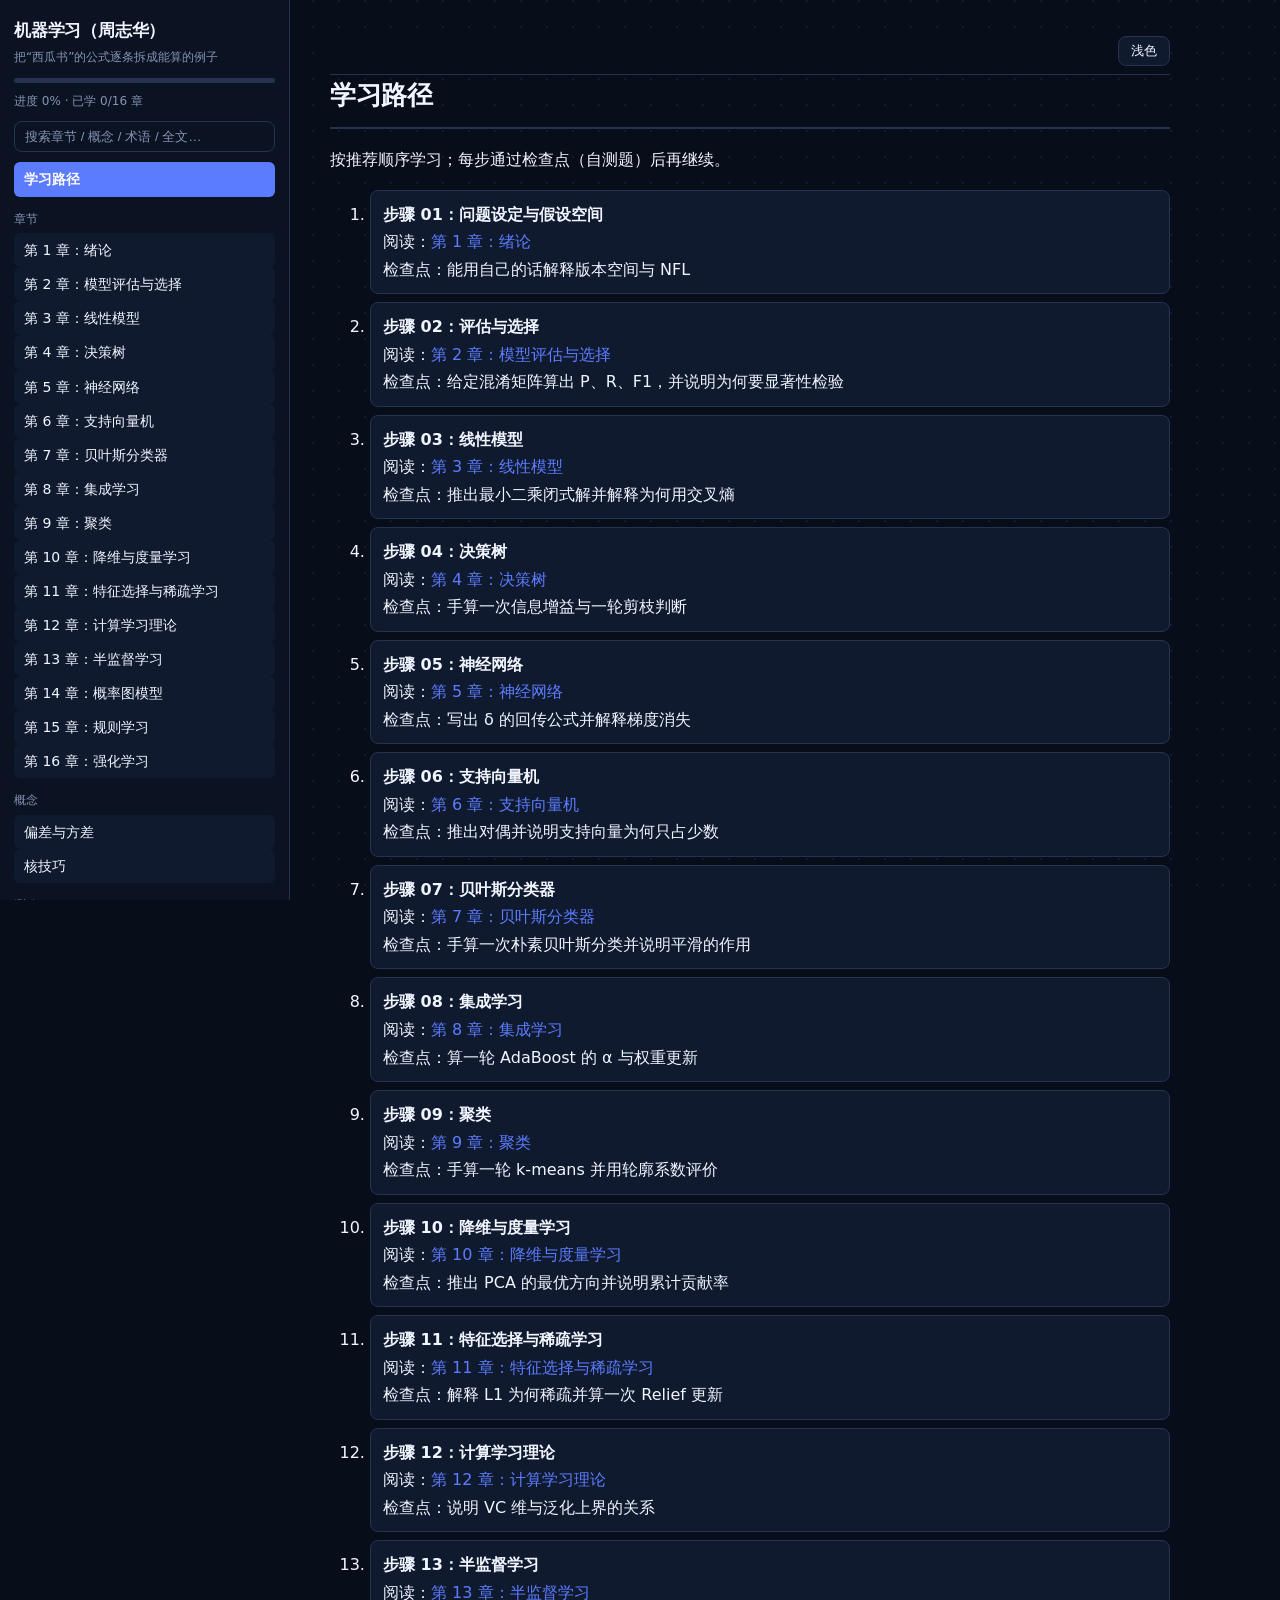
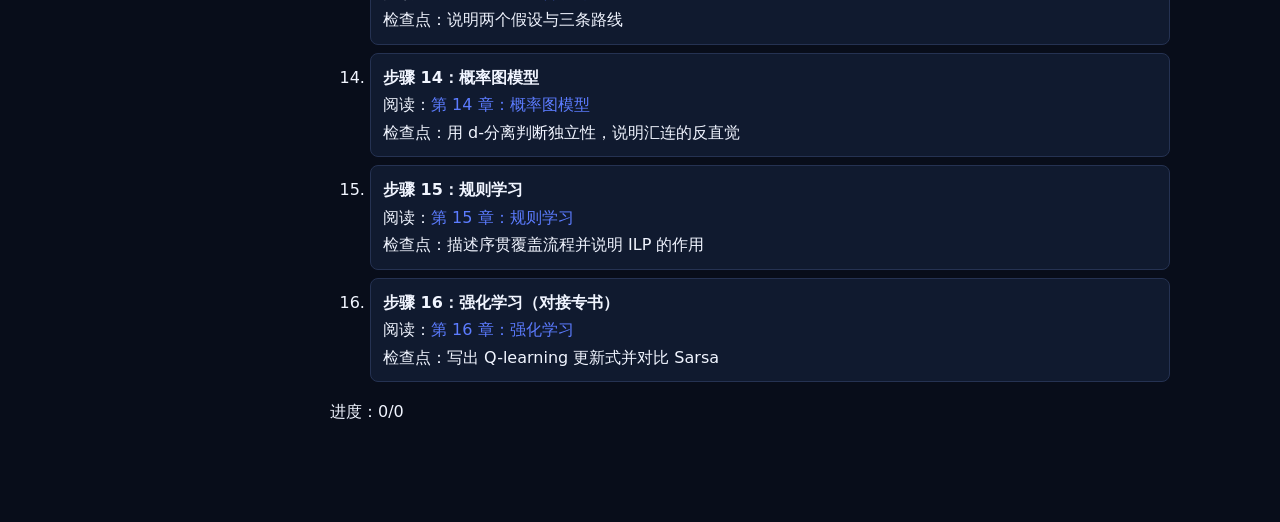
<file: 02-机器学习/zhou-ml学习伴侣.html>
<!DOCTYPE html>
<html lang="zh-CN">
<head>
<meta charset="utf-8">
<meta name="viewport" content="width=device-width, initial-scale=1">
<title>机器学习（周志华）</title>
<style>
:root{
  --bg:#f7f7f8; --panel:#ffffff; --text:#1f2328; --muted:#6b7280;
  --accent:#2563eb; --accent-soft:#dbeafe; --border:#e5e7eb;
  --ok:#16a34a; --bad:#dc2626; --code-bg:#f3f4f6;
}
[data-theme="dark"]{
  --bg:#111318; --panel:#1a1d24; --text:#e5e7eb; --muted:#9ca3af;
  --accent:#60a5fa; --accent-soft:#1e3a5f; --border:#2d333d;
  --ok:#4ade80; --bad:#f87171; --code-bg:#20242c;
}
*{box-sizing:border-box}
html,body{margin:0;padding:0}
body{font-family:-apple-system,BlinkMacSystemFont,"Segoe UI","PingFang SC","Hiragino Sans GB","Microsoft YaHei",sans-serif;
  background:var(--bg);color:var(--text);line-height:1.7;font-size:15px}
a{color:var(--accent);text-decoration:none}
a:hover{text-decoration:underline}
.layout{display:flex;min-height:100vh}
.sidebar{width:290px;flex:none;background:var(--panel);border-right:1px solid var(--border);
  padding:14px;position:sticky;top:0;height:100vh;overflow-y:auto}
.sidebar h1{font-size:17px;margin:2px 0 2px}
.sidebar .sub{font-size:12px;color:var(--muted);margin-bottom:10px}
#q{width:100%;padding:7px 10px;border:1px solid var(--border);border-radius:8px;background:var(--bg);color:var(--text);margin-bottom:10px}
.nav-sec{font-size:12px;color:var(--muted);margin:12px 0 4px;text-transform:uppercase;letter-spacing:.4px}
.nav-item{display:block;padding:5px 10px;border-radius:6px;color:var(--text);font-size:14px}
.nav-item:hover{background:var(--accent-soft);text-decoration:none}
.nav-item.active{background:var(--accent-soft);color:var(--accent);font-weight:600}
.nav-item .done{float:right;color:var(--ok);font-size:12px}
#nav-toggle{display:none}
.main{flex:1;min-width:0;padding:28px 40px 80px;max-width:920px}
.page h1{font-size:26px;border-bottom:2px solid var(--border);padding-bottom:8px;margin-top:0}
.page h2{font-size:20px;margin-top:26px}
.page h3{font-size:17px;margin-top:22px}
.page table{border-collapse:collapse;width:100%;margin:12px 0;font-size:14px}
.page th,.page td{border:1px solid var(--border);padding:6px 10px;text-align:left}
.page th{background:var(--code-bg)}
.page code{background:var(--code-bg);padding:2px 5px;border-radius:4px;font-size:.9em}
.page pre{background:var(--code-bg);padding:12px;border-radius:8px;overflow-x:auto;font-size:13px}
.page pre code{background:none;padding:0}
.page blockquote{border-left:4px solid var(--accent);margin:12px 0;padding:6px 14px;background:var(--accent-soft);border-radius:0 6px 6px 0}
.page blockquote blockquote{border-color:var(--muted)}
.page img{max-width:100%}
.mermaid{background:var(--code-bg);padding:14px;border-radius:8px;overflow-x:auto;font-family:ui-monospace,Menlo,Consolas,monospace;font-size:12.5px;white-space:pre;color:var(--muted)}
.mermaid-hint{font-size:12px;color:var(--muted);margin:4px 0 14px}
svg{max-width:100%;height:auto}
.quiz-item{border:1px solid var(--border);border-radius:10px;padding:14px 16px;margin:14px 0;background:var(--panel)}
.quiz-q{margin:0 0 8px;font-weight:500}
.quiz-opts label{display:block;padding:4px 0;cursor:pointer}
.quiz-blank{width:60%;padding:6px 10px;border:1px solid var(--border);border-radius:6px;background:var(--bg);color:var(--text)}
.quiz-check{margin-top:10px;padding:6px 16px;border:none;border-radius:6px;background:var(--accent);color:#fff;cursor:pointer}
.quiz-feedback{margin-left:12px;font-size:13px}
.fb-ok{color:var(--ok)}.fb-bad{color:var(--bad)}
.quiz-explain{margin-top:8px;font-size:13px;color:var(--muted);border-top:1px dashed var(--border);padding-top:6px}
.flashcard{perspective:1200px;margin:24px auto;max-width:520px;cursor:pointer;user-select:none}
.fc-inner{position:relative;width:100%;height:240px;transform-style:preserve-3d;transition:transform .5s}
.flashcard.flip .fc-inner{transform:rotateY(180deg)}
.fc-front,.fc-back{position:absolute;inset:0;backface-visibility:hidden;display:flex;align-items:center;justify-content:center;
  padding:22px;border-radius:14px;border:1px solid var(--border);background:var(--panel);font-size:16px;text-align:center}
.fc-back{transform:rotateY(180deg);background:var(--accent-soft);color:var(--text)}
.card-controls{display:flex;gap:14px;align-items:center;margin:12px 0;flex-wrap:wrap}
.card-actions{display:flex;gap:12px;justify-content:center}
.card-actions button{padding:8px 22px;border:none;border-radius:8px;cursor:pointer;font-size:14px}
#card-known-btn{background:var(--ok);color:#fff}
#card-again-btn{background:var(--bad);color:#fff}
.card-counts{color:var(--muted);font-size:13px}
.path-step{margin:8px 0;padding:10px 12px;border:1px solid var(--border);border-radius:8px;background:var(--panel)}
.path-step.passed{border-color:var(--ok)}
#glossary-filter{width:100%;max-width:380px;padding:7px 10px;border:1px solid var(--border);border-radius:8px;background:var(--bg);color:var(--text);margin-bottom:10px}
#glossary-list li{padding:6px 0;border-bottom:1px dashed var(--border)}
.glossary-ref{color:var(--muted);font-size:12px}
.search-hit{margin:10px 0}
.topbar{position:sticky;top:0;background:var(--bg);padding:8px 0;display:flex;justify-content:flex-end;z-index:10}
#theme-btn{border:1px solid var(--border);background:var(--panel);color:var(--text);border-radius:8px;padding:5px 12px;cursor:pointer;white-space:nowrap}
#progress-bar{height:5px;background:var(--border);border-radius:3px;margin:8px 0;overflow:hidden}
#progress-bar>div{height:100%;width:0;background:var(--accent);transition:width .3s}
.empty{color:var(--muted);padding:20px 0}
@media print{.sidebar,.topbar,.quiz-actions,.card-actions,.card-controls{display:none!important}.main{max-width:none;padding:0}}
@media (max-width:760px){.sidebar{width:100%;height:auto;position:static;padding:10px 14px}
  #nav{display:none}.sidebar.open #nav{display:block}
  #nav-toggle{display:block;width:100%;padding:8px 10px;margin:4px 0;border:1px solid var(--border);border-radius:8px;background:var(--bg);color:var(--text);font-size:14px;text-align:left;cursor:pointer}
  .layout{flex-direction:column}.main{padding:16px}}
</style>
<link rel="icon" type="image/x-icon" href="../favicon.ico">
<style id="zs-visual-theme">
/* 知枢 · 深色视觉层 · 只改样式，不改结构
   适用：知枢多书总入口 / 单书伴侣 / 旧版从零推导页。
   设计口径：深色底、钴蓝+鲸青、衬线标题、点阵底纹、无玻璃拟态。 */

:root,
html[data-theme="dark"],
body[data-theme="dark"] {
  --bg: #080d1a;
  --bg-soft: #0b1222;
  --bg2: #0b1222;
  --bg3: #16213b;
  --panel: #101a2f;
  --panel-2: #16213b;
  --card: #101a2f;
  --text: #f1f5ff;
  --text2: #c7d0e5;
  --text3: #8494b4;
  --muted: #8494b4;
  --border: #253252;
  --accent: #5c7cff;
  --accent-strong: #4d6bff;
  --accent2: #16c7d9;
  --accent3: #2bd9a5;
  --accent-soft: #18264a;
  --ok: #2bd9a5;
  --bad: #ff7088;
  --warn: #f5b35c;
  --danger: #ff7088;
  --code-bg: #0a1120;
  --dot: rgba(92, 124, 255, .12);
  --radius: 10px;
  --font-display: "Noto Serif CJK SC", "Noto Serif SC", "Songti SC", "STSong", Georgia, serif;
  --font-body: "Noto Sans CJK SC", "Noto Sans SC", "PingFang SC", "Hiragino Sans GB", "Microsoft YaHei", system-ui, sans-serif;
  --font-mono: "JetBrains Mono", "SFMono-Regular", Consolas, "Liberation Mono", monospace;
  --ink: #f1f5ff;
  --ink-2: #c7d0e5;
  --ink-3: #8494b4;
  --paper: #080d1a;
  --paper-2: #101a2f;
  --wash: #0b1222;
  --line: #253252;
  --line-soft: #1b2742;
}

html[data-theme="light"],
body[data-theme="light"],
body[data-theme=""] {
  --bg: #edf1f8;
  --bg-soft: #e4eaf5;
  --bg2: #e4eaf5;
  --bg3: #dbe4f2;
  --panel: #f9fbff;
  --panel-2: #f1f5fc;
  --card: #f9fbff;
  --text: #111827;
  --text2: #26324a;
  --text3: #5b6b86;
  --muted: #5b6b86;
  --border: #c9d4e8;
  --accent: #3950de;
  --accent-strong: #2f43c9;
  --accent2: #0e8fa4;
  --accent3: #12805f;
  --accent-soft: #dbe4ff;
  --ok: #12805f;
  --bad: #c02a44;
  --warn: #9a5b00;
  --danger: #c02a44;
  --code-bg: #eef2f9;
  --dot: rgba(57, 80, 222, .10);
  --ink: #111827;
  --ink-2: #26324a;
  --ink-3: #5b6b86;
  --paper: #edf1f8;
  --paper-2: #f9fbff;
  --wash: #e4eaf5;
  --line: #c9d4e8;
  --line-soft: #dbe4f2;
}

html,
body {
  background-color: var(--bg) !important;
  color: var(--text) !important;
}

body {
  font-family: var(--font-body) !important;
  background-image: radial-gradient(circle at 1px 1px, var(--dot) 1px, transparent 1.2px);
  background-size: 26px 26px;
  background-attachment: fixed;
  font-size: 16px;
  line-height: 1.72;
}

h1, h2, h3, h4, h5,
.page h1, .page h2, .page h3,
.brand, .hero-title, .title {
  font-family: var(--font-display) !important;
  letter-spacing: -.012em;
}

h1, h2, h3, h4, h5,
.page h1, .page h2, .page h3 {
  color: var(--text) !important;
}

header,
.topbar,
.topbar-fixed,
#topbar,
.site-header {
  background: var(--bg) !important;
  border-color: var(--border) !important;
  color: var(--text) !important;
}

header,
.topbar,
.topbar-fixed,
#topbar {
  box-shadow: 0 1px 0 var(--border);
}

/* 通用 hero / 页头：旧版单页常用 .header 或 .hero，不是 header 标签 */
.hero,
.header,
.page-header,
.hero-block {
  background: var(--bg) !important;
  color: var(--text) !important;
  border-bottom: 1px solid var(--border);
  box-shadow: none !important;
}

.hero h1,
.header h1,
.page-header h1,
.hero p,
.header p,
.page-header p {
  color: var(--text) !important;
}

.section-title {
  border-left-color: var(--accent) !important;
  color: var(--text) !important;
}

.stat .num,
.metric .num,
.kpi .value {
  color: var(--accent2) !important;
}


.brand span,
.sub,
.meta,
.muted,
.text-muted,
.card .meta,
.book-card .meta {
  color: var(--muted) !important;
}

.sidebar,
aside.sidebar,
#sidebar,
.rail {
  background: var(--bg-soft) !important;
  border-color: var(--border) !important;
}

.main,
main.main,
#view,
.view {
  background: transparent !important;
  color: var(--text) !important;
}

.page,
.page * {
  border-color: var(--border);
}

.page h1 {
  border-bottom-color: var(--border) !important;
}

a {
  color: var(--accent) !important;
}

a:hover {
  color: var(--accent2) !important;
}

.tab,
.tabs button,
.tabs .tab,
.nav-item,
#theme-btn,
#nav-toggle,
button {
  color: var(--text) !important;
  background: var(--panel) !important;
  border-color: var(--border) !important;
}

.tab:hover,
.tabs button:hover,
.nav-item:hover,
button:hover {
  background: var(--accent-soft) !important;
}

.tab.active,
.tabs .tab.active,
.nav-item.active,
button.primary,
.btn.primary,
.quiz-check {
  background: var(--accent) !important;
  border-color: var(--accent) !important;
  color: #fff !important;
}

.nav-item.active,
.tab.active {
  color: #fff !important;
}

.nav-sec,
.nav-label,
.sidebar .sub {
  color: var(--muted) !important;
}

#progress-bar,
.bar,
.progress {
  background: var(--border) !important;
}

#progress-bar > div,
#progress-fill,
.bar > i,
.progress > i {
  background: var(--accent) !important;
}

input,
select,
textarea,
#q,
#glossary-filter,
.search,
.search input {
  background: var(--bg-soft) !important;
  color: var(--text) !important;
  border-color: var(--border) !important;
}

input::placeholder,
textarea::placeholder,
#q::placeholder,
#glossary-filter::placeholder {
  color: var(--text3) !important;
}

.page table,
table {
  border-color: var(--border) !important;
  color: var(--text) !important;
}

.page th,
th {
  background: var(--panel-2) !important;
  color: var(--text) !important;
  border-color: var(--border) !important;
}

.page td,
td {
  border-color: var(--border) !important;
}

.page code,
code,
kbd,
samp {
  background: var(--code-bg) !important;
  color: #dbe6ff !important;
}

html[data-theme="light"] code,
body[data-theme="light"] code,
body[data-theme=""] code,
html[data-theme="light"] .page code,
body[data-theme="light"] .page code,
body[data-theme=""] .page code {
  color: #17223b !important;
}

.page pre,
pre {
  background: var(--code-bg) !important;
  color: #dbe6ff !important;
  border: 1px solid var(--border);
}

html[data-theme="light"] pre,
body[data-theme="light"] pre,
body[data-theme=""] pre {
  color: #17223b !important;
}

.page blockquote,
blockquote {
  background: var(--accent-soft) !important;
  border-left-color: var(--accent) !important;
  color: var(--text) !important;
}

.mermaid,
.mermaid-hint {
  background: var(--code-bg) !important;
  color: var(--muted) !important;
  border-color: var(--border) !important;
}

.quiz-item,
.path-step,
.book-card,
.concept-card,
.pattern-card,
.term-card,
.diag-card,
.search-hit,
.card,
.box,
.panel,
.fc-front,
.fc-back,
details,
summary {
  background: var(--panel) !important;
  border-color: var(--border) !important;
  color: var(--text) !important;
}

.book-card:hover,
.concept-card:hover,
.quiz-item:hover {
  border-color: var(--accent) !important;
}

.quiz-explain,
.source-badge,
.glossary-ref,
.card-counts,
.source,
.citation {
  color: var(--muted) !important;
  border-color: var(--border) !important;
}

.quiz-blank,
.quiz-opts label,
.quiz-opts label:hover {
  background: var(--bg-soft) !important;
  color: var(--text) !important;
  border-color: var(--border) !important;
}

.fc-back {
  background: var(--accent-soft) !important;
}

.tag,
.pill,
.badge {
  background: var(--panel-2) !important;
  border-color: var(--border) !important;
  color: var(--text2) !important;
}

.empty {
  color: var(--muted) !important;
}

.card .icon:empty,
.icon-label:empty {
  display: none !important;
}

* {
  scrollbar-color: #2a3a5f transparent;
  scrollbar-width: thin;
}

::selection {
  background: var(--accent);
  color: #fff;
}

/* 深色主题下代码高亮不要被旧样式压成白底 */
html[data-theme="dark"] .page pre,
body[data-theme="dark"] .page pre {
  background: var(--code-bg) !important;
}

/* 旧版页面里的白色卡片兜底 */
html[data-theme="dark"] .page .card,
body[data-theme="dark"] .page .card {
  background: var(--panel) !important;
}

@media (max-width: 820px) {
  body {
    background-size: 22px 22px;
    font-size: 15.5px;
  }
  header,
  .topbar,
  .topbar-fixed {
    background: var(--bg) !important;
  }
}

@media (prefers-reduced-motion: reduce) {
  *, *::before, *::after {
    transition-duration: .001ms !important;
    animation-duration: .001ms !important;
    animation-iteration-count: 1 !important;
  }
}

@media print {
  html, body {
    background: #fff !important;
    color: #000 !important;
  }
  body {
    background-image: none !important;
  }
}

/* 多书总入口：窄屏下书籍标签横滑，不再堆成四五行 */
@media (max-width: 720px) {
  header .tabs,
  .tabs {
    display: flex !important;
    flex-wrap: nowrap !important;
    overflow-x: auto;
    overflow-y: hidden;
    max-width: 100%;
    padding-bottom: 4px;
    scrollbar-width: thin;
    -webkit-overflow-scrolling: touch;
  }

  header .tabs > *,
  .tabs > * {
    flex: 0 0 auto;
  }

  .tabs::-webkit-scrollbar {
    height: 4px;
  }
  .tabs::-webkit-scrollbar-thumb {
    background: var(--border);
    border-radius: 4px;
  }
}


</style>
</head>
<body>
<div class="layout">
  <aside class="sidebar">
    <h1>机器学习（周志华）</h1>
    <div class="sub">把“西瓜书”的公式逐条拆成能算的例子</div>
    <div id="progress-bar"><div id="progress-fill"></div></div>
    <div class="sub" id="progress-label">进度 0%</div>
    <input id="q" type="search" placeholder="搜索章节 / 概念 / 术语 / 全文…">
    <nav id="nav"></nav>
  </aside>
  <main class="main">
    <div class="topbar"><button id="theme-btn">🌙 深色</button></div>
    <div id="view" class="page"></div>
  </main>
</div>
<script>
const DATA = {"manifest": {"slug": "zhou-ml", "title": "机器学习（周志华）", "subtitle": "把“西瓜书”的公式逐条拆成能算的例子", "book": {"title": "机器学习", "author": "周志华", "source": ["机器学习 Machine Learning (Chinese Edition) (Zhou Zhihua 周志华).pdf"]}, "audience": "大一：会微积分与概率基础，线性代数需补", "goal": "能对任意一个监督学习算法说清它优化什么目标、为什么这样优化、失败时怎么诊断", "learningPath": [{"step": "01", "title": "问题设定与假设空间", "chapterIds": ["ch01"], "prereq": "无", "checkpoint": "能用自己的话解释版本空间与 NFL", "goal": "建立“学习=在假设空间里筛选”的框架"}, {"step": "02", "title": "评估与选择", "chapterIds": ["ch02"], "prereq": "ch01", "checkpoint": "给定混淆矩阵算出 P、R、F1，并说明为何要显著性检验", "goal": "能设计一套可信的评估流程"}, {"step": "03", "title": "线性模型", "chapterIds": ["ch03"], "prereq": "ch02、矩阵求导", "checkpoint": "推出最小二乘闭式解并解释为何用交叉熵", "goal": "掌握最基础的判别模型"}, {"step": "04", "title": "决策树", "chapterIds": ["ch04"], "prereq": "ch03", "checkpoint": "手算一次信息增益与一轮剪枝判断", "goal": "理解“用判据贪心分裂”的思路"}, {"step": "05", "title": "神经网络", "chapterIds": ["ch05"], "prereq": "ch03、ch04", "checkpoint": "写出 δ 的回传公式并解释梯度消失", "goal": "掌握参数化模型的训练机制"}, {"step": "06", "title": "支持向量机", "chapterIds": ["ch06"], "prereq": "ch05、拉格朗日", "checkpoint": "推出对偶并说明支持向量为何只占少数", "goal": "理解间隔最大化与核技巧"}, {"step": "07", "title": "贝叶斯分类器", "chapterIds": ["ch07"], "prereq": "ch02、概率论", "checkpoint": "手算一次朴素贝叶斯分类并说明平滑的作用", "goal": "掌握概率视角的分类"}, {"step": "08", "title": "集成学习", "chapterIds": ["ch08"], "prereq": "ch04、ch06、ch07", "checkpoint": "算一轮 AdaBoost 的 α 与权重更新", "goal": "理解偏差方差分解与集成分工"}, {"step": "09", "title": "聚类", "chapterIds": ["ch09"], "prereq": "ch02", "checkpoint": "手算一轮 k-means 并用轮廓系数评价", "goal": "掌握无监督分组"}, {"step": "10", "title": "降维与度量学习", "chapterIds": ["ch10"], "prereq": "ch09、线代", "checkpoint": "推出 PCA 的最优方向并说明累计贡献率", "goal": "掌握维度压缩"}, {"step": "11", "title": "特征选择与稀疏学习", "chapterIds": ["ch11"], "prereq": "ch03、ch10", "checkpoint": "解释 L1 为何稀疏并算一次 Relief 更新", "goal": "掌握特征层面的简化"}, {"step": "12", "title": "计算学习理论", "chapterIds": ["ch12"], "prereq": "ch02、概率不等式", "checkpoint": "说明 VC 维与泛化上界的关系", "goal": "建立“需要多少数据”的判断"}, {"step": "13", "title": "半监督学习", "chapterIds": ["ch13"], "prereq": "ch07、ch09", "checkpoint": "说明两个假设与三条路线", "goal": "掌握少标签场景的处理"}, {"step": "14", "title": "概率图模型", "chapterIds": ["ch14"], "prereq": "ch07、图论基础", "checkpoint": "用 d-分离判断独立性，说明汇连的反直觉", "goal": "掌握结构化概率建模"}, {"step": "15", "title": "规则学习", "chapterIds": ["ch15"], "prereq": "ch04", "checkpoint": "描述序贯覆盖流程并说明 ILP 的作用", "goal": "掌握可解释的符号方法"}, {"step": "16", "title": "强化学习（对接专书）", "chapterIds": ["ch16"], "prereq": "ch03、ch07", "checkpoint": "写出 Q-learning 更新式并对比 Sarsa", "goal": "把监督学习框架扩展到序列决策"}], "chapters": [{"id": "ch01", "title": "第 1 章：绪论", "file": "chapters/ch01.md", "difficulty": 1}, {"id": "ch02", "title": "第 2 章：模型评估与选择", "file": "chapters/ch02.md", "difficulty": 2}, {"id": "ch03", "title": "第 3 章：线性模型", "file": "chapters/ch03.md", "difficulty": 2}, {"id": "ch04", "title": "第 4 章：决策树", "file": "chapters/ch04.md", "difficulty": 3}, {"id": "ch05", "title": "第 5 章：神经网络", "file": "chapters/ch05.md", "difficulty": 3}, {"id": "ch06", "title": "第 6 章：支持向量机", "file": "chapters/ch06.md", "difficulty": 3}, {"id": "ch07", "title": "第 7 章：贝叶斯分类器", "file": "chapters/ch07.md", "difficulty": 3}, {"id": "ch08", "title": "第 8 章：集成学习", "file": "chapters/ch08.md", "difficulty": 3}, {"id": "ch09", "title": "第 9 章：聚类", "file": "chapters/ch09.md", "difficulty": 2}, {"id": "ch10", "title": "第 10 章：降维与度量学习", "file": "chapters/ch10.md", "difficulty": 3}, {"id": "ch11", "title": "第 11 章：特征选择与稀疏学习", "file": "chapters/ch11.md", "difficulty": 2}, {"id": "ch12", "title": "第 12 章：计算学习理论", "file": "chapters/ch12.md", "difficulty": 3}, {"id": "ch13", "title": "第 13 章：半监督学习", "file": "chapters/ch13.md", "difficulty": 3}, {"id": "ch14", "title": "第 14 章：概率图模型", "file": "chapters/ch14.md", "difficulty": 3}, {"id": "ch15", "title": "第 15 章：规则学习", "file": "chapters/ch15.md", "difficulty": 2}, {"id": "ch16", "title": "第 16 章：强化学习", "file": "chapters/ch16.md", "difficulty": 2}], "concepts": [{"id": "c01", "title": "偏差与方差", "file": "concepts/c01.md", "chapterIds": ["ch02", "ch08"]}, {"id": "c02", "title": "核技巧", "file": "concepts/c02.md", "chapterIds": ["ch06"]}], "glossary": [{"term": "假设空间", "def": "所有可能的从特征到标记的映射组成的集合。", "chapterId": "ch01"}, {"term": "版本空间", "def": "假设空间中与训练集完全一致的那部分假设。", "chapterId": "ch01"}, {"term": "归纳偏好", "def": "算法在多个同样符合数据的假设中做选择时依据的先验倾向。", "chapterId": "ch01"}, {"term": "没有免费午餐定理", "def": "在所有可能问题上平均，任何算法的期望性能相同。", "chapterId": "ch01"}, {"term": "留出法", "def": "把数据集按比例切成训练集与测试集。", "chapterId": "ch02"}, {"term": "交叉验证", "def": "把数据分 k 份轮流做测试集，取平均性能。", "chapterId": "ch02"}, {"term": "自助法", "def": "有放回采样构造训练集，未被抽到的样本作测试。", "chapterId": "ch02"}, {"term": "查准率", "def": "预测为正的样本中真正为正的比例。", "chapterId": "ch02"}, {"term": "查全率", "def": "真实正例中被找出来的比例。", "chapterId": "ch02"}, {"term": "AUC", "def": "ROC 曲线下面积，等于正例得分高于负例的概率。", "chapterId": "ch02"}, {"term": "最小二乘", "def": "以平方误差为损失、可用闭式解求解的线性回归方法。", "chapterId": "ch03"}, {"term": "对数几率回归", "def": "用 sigmoid 把线性分数映射为概率的二分类模型。", "chapterId": "ch03"}, {"term": "OvO", "def": "每两个类训练一个分类器的多分类策略。", "chapterId": "ch03"}, {"term": "OvR", "def": "每个类训练一个“是否为本类”分类器的多分类策略。", "chapterId": "ch03"}, {"term": "类别不平衡", "def": "不同类别样本数量差异悬殊，导致模型偏向多数类。", "chapterId": "ch03"}, {"term": "信息熵", "def": "衡量样本集合类别混杂程度的量，越小越纯。", "chapterId": "ch04"}, {"term": "信息增益", "def": "用某特征分裂后熵的下降量。", "chapterId": "ch04"}, {"term": "增益率", "def": "信息增益除以特征固有值，用于惩罚多值特征。", "chapterId": "ch04"}, {"term": "基尼指数", "def": "随机抽两个样本类别不一致的概率。", "chapterId": "ch04"}, {"term": "剪枝", "def": "去掉决策树中泛化收益为负的分支，分预剪枝与后剪枝。", "chapterId": "ch04"}, {"term": "误差项", "def": "损失对本层线性输出的偏导，反向传播中逐层回传的量。", "chapterId": "ch05"}, {"term": "万能近似定理", "def": "足够宽的单隐层网络可任意精度逼近连续函数。", "chapterId": "ch05"}, {"term": "梯度消失", "def": "多层连乘小导数导致浅层梯度趋近于 0。", "chapterId": "ch05"}, {"term": "局部极小", "def": "参数空间中比邻域都低但非全局最低的点。", "chapterId": "ch05"}, {"term": "支持向量", "def": "决定分类边界的少数样本，对偶解中 α 非零。", "chapterId": "ch06"}, {"term": "间隔", "def": "分界面到最近样本的距离，SVM 要最大化它。", "chapterId": "ch06"}, {"term": "核函数", "def": "直接给出高维映射后内积的函数，避免显式映射。", "chapterId": "ch06"}, {"term": "软间隔", "def": "允许部分样本违规的 SVM 形式，用松弛变量与惩罚系数 C 控制。", "chapterId": "ch06"}, {"term": "贝叶斯最优分类器", "def": "已知真实分布时按后验最大决策、错误率最小的分类器。", "chapterId": "ch07"}, {"term": "朴素贝叶斯", "def": "假设特征在给定类别下条件独立的贝叶斯分类器。", "chapterId": "ch07"}, {"term": "拉普拉斯修正", "def": "分子加一、分母加取值数，避免零概率的平滑手段。", "chapterId": "ch07"}, {"term": "EM 算法", "def": "交替估计隐变量与参数、使似然单调不减的迭代算法。", "chapterId": "ch07"}, {"term": "Boosting", "def": "串行训练多个基学习器、每轮聚焦前轮错误样本的集成方法。", "chapterId": "ch08"}, {"term": "Bagging", "def": "自助采样并行训练多个基学习器再投票的集成方法。", "chapterId": "ch08"}, {"term": "AdaBoost", "def": "通过样本权重与学习器权重迭代调整的 Boosting 代表算法。", "chapterId": "ch08"}, {"term": "随机森林", "def": "以决策树为基学习器、引入样本与特征双重随机的 Bagging 集成。", "chapterId": "ch08"}, {"term": "Stacking", "def": "用初级学习器输出训练次级学习器的集成策略。", "chapterId": "ch08"}, {"term": "聚类", "def": "无标签情况下按相似度把样本分组的任务。", "chapterId": "ch09"}, {"term": "k-means", "def": "以平方距离和为目标、交替分配与更新中心的聚类算法。", "chapterId": "ch09"}, {"term": "DBSCAN", "def": "基于密度连通性的聚类算法，能识别噪声与任意形状簇。", "chapterId": "ch09"}, {"term": "轮廓系数", "def": "衡量簇内紧密度与簇间分离度的指标。", "chapterId": "ch09"}, {"term": "维度灾难", "def": "维度升高导致样本稀疏、距离度量失效的现象。", "chapterId": "ch10"}, {"term": "PCA", "def": "以最大化投影方差为目标的主成分分析降维方法。", "chapterId": "ch10"}, {"term": "累计贡献率", "def": "保留的主成分特征值之和占全部特征值和的比例。", "chapterId": "ch10"}, {"term": "流形学习", "def": "假设数据位于低维流形并保持其局部或全局结构的降维方法。", "chapterId": "ch10"}, {"term": "特征选择", "def": "从原始特征中挑出对任务有用的子集。", "chapterId": "ch11"}, {"term": "Relief", "def": "用同类与异类最近邻的距离差给特征打分的过滤式方法。", "chapterId": "ch11"}, {"term": "L1 正则", "def": "权重绝对值之和作惩罚项，倾向于产生稀疏解。", "chapterId": "ch11"}, {"term": "稀疏表示", "def": "用少量非零系数表示样本，兼顾压缩与可解释性。", "chapterId": "ch11"}, {"term": "PAC", "def": "在高概率下输出误差不超过给定界的假设的学习框架。", "chapterId": "ch12"}, {"term": "VC 维", "def": "假设空间能打散的最大样本集大小。", "chapterId": "ch12"}, {"term": "泛化误差上界", "def": "用训练误差与模型复杂度、样本量给出的泛化性能界。", "chapterId": "ch12"}, {"term": "算法稳定性", "def": "训练集微扰导致输出模型损失变化有限的性質。", "chapterId": "ch12"}, {"term": "半监督学习", "def": "同时利用少量有标与大量无标数据训练模型。", "chapterId": "ch13"}, {"term": "聚类假设", "def": "决策边界应穿过数据低密度区域。", "chapterId": "ch13"}, {"term": "流形假设", "def": "相邻样本位于同一低维流形，标记应相似。", "chapterId": "ch13"}, {"term": "直推学习", "def": "只对给定的一批未标注样本做预测，不追求泛化。", "chapterId": "ch13"}, {"term": "贝叶斯网", "def": "用有向无环图表示变量间条件依赖的概率模型。", "chapterId": "ch14"}, {"term": "马尔可夫随机场", "def": "用无向图与团势函数表示联合分布的概率模型。", "chapterId": "ch14"}, {"term": "d-分离", "def": "判断贝叶斯网中两变量在给定证据下是否条件独立的图准则。", "chapterId": "ch14"}, {"term": "配分函数", "def": "使无向图模型势函数乘积归一化为概率分布的常数。", "chapterId": "ch14"}, {"term": "LDA", "def": "以文档-主题-词三层生成结构建模文本主题的概率模型。", "chapterId": "ch14"}, {"term": "序贯覆盖", "def": "一条条生成规则、每轮删掉已覆盖正例的规则学习策略。", "chapterId": "ch15"}, {"term": "精度", "def": "规则覆盖的样本中正例所占比例。", "chapterId": "ch15"}, {"term": "覆盖度", "def": "规则覆盖的正例数量。", "chapterId": "ch15"}, {"term": "归纳逻辑程序设计", "def": "用一阶逻辑表示规则并引入背景知识的规则学习框架。", "chapterId": "ch15"}, {"term": "强化学习", "def": "智能体通过与环境交互、以最大化长期累积奖励为目标的学习范式。", "chapterId": "ch16"}, {"term": "ε-贪心", "def": "以 ε 概率随机探索、否则选当前最优动作的策略。", "chapterId": "ch16"}, {"term": "马尔可夫决策过程", "def": "由状态、动作、转移概率、奖励构成的强化学习标准模型。", "chapterId": "ch16"}, {"term": "贝尔曼方程", "def": "把状态价值表示为即时奖励与后继状态价值折扣和的关系式。", "chapterId": "ch16"}, {"term": "TD 误差", "def": "一步目标估计与当前价值估计之差。", "chapterId": "ch16"}, {"term": "Q-learning", "def": "用下一状态最大动作价值更新的离轨策略时序差分算法。", "chapterId": "ch16"}], "patterns": {"file": "patterns.md"}, "cheatsheet": {"file": "cheatsheet.md"}, "quizzes": [{"id": "q01", "chapterId": "ch01", "type": "single", "question": "西瓜例子里假设空间 65 的来历？", "explain": "每个特征 4 种可能（3 取值 + 无所谓），4×4×4+1=65。", "options": ["特征数加一", "每特征取值数加一通配符", "样本数加一", "类别数加一"], "answer": 1}, {"id": "q02", "chapterId": "ch01", "type": "single", "question": "版本空间的存在说明什么？", "explain": "有限样本无法唯一确定模型。", "options": ["学习一定失败", "数据有噪声", "模型存在不确定性", "算法有 bug"], "answer": 2}, {"id": "q03", "chapterId": "ch02", "type": "single", "question": "自助法训练集约占原数据多少？", "explain": "未被抽到的概率极限 1/e≈36.8%，故训练集约 63.2%。", "options": ["36.8%", "50%", "63.2%", "80%"], "answer": 2}, {"id": "q04", "chapterId": "ch02", "type": "single", "question": "P=0.9、R=0.1 时 F1 约是多少？", "explain": "2×0.9×0.1/(0.9+0.1)=0.18。", "options": ["0.18", "0.5", "0.9", "0.1"], "answer": 0}, {"id": "q05", "chapterId": "ch02", "type": "single", "question": "AUC 的含义是？", "explain": "AUC 等于随机取一对正负样本、正例得分更高的概率。", "options": ["准确率的上界", "正例打分高于负例的概率", "召回率的平均值", "损失函数值"], "answer": 1}, {"id": "q06", "chapterId": "ch03", "type": "single", "question": "3 个样本、100 个特征做最小二乘会怎样？", "explain": "XᵀX 秩最多 3，100×100 矩阵奇异。", "options": ["结果更准", "自动降维", "XᵀX 不可逆需加正则", "无法计算损失"], "answer": 2}, {"id": "q07", "chapterId": "ch03", "type": "single", "question": "对数几率回归用交叉熵的主因？", "explain": "交叉熵配 sigmoid 梯度为 ŷ-y，不会饱和。", "options": ["更容易实现", "避免梯度饱和", "平方误差不可导", "计算更快"], "answer": 1}, {"id": "q08", "chapterId": "ch03", "type": "single", "question": "类别不平衡最不改变数据分布的做法？", "explain": "只改判定规则，不动训练数据。", "options": ["过采样", "欠采样", "SMOTE", "调整判定阈值"], "answer": 3}, {"id": "q09", "chapterId": "ch04", "type": "single", "question": "二分类中信息熵的最大值？", "explain": "两类各半时熵为 1。", "options": ["0.5", "1", "2", "log2(n)"], "answer": 1}, {"id": "q10", "chapterId": "ch04", "type": "single", "question": "用样本编号做分裂特征的后果？", "explain": "每个子集单一类别，熵为 0，增益最大却毫无泛化。", "options": ["信息增益最大但泛化极差", "增益为负", "无法分裂", "自动剪枝"], "answer": 0}, {"id": "q11", "chapterId": "ch04", "type": "single", "question": "后剪枝的主要优势？", "explain": "先长全再回退，避免过早砍掉有用分裂。", "options": ["计算量更小", "训练更快", "不易欠拟合", "不需要验证集"], "answer": 2}, {"id": "q12", "chapterId": "ch05", "type": "single", "question": "输出层误差项 δ 的计算？", "explain": "δ^(L)=∇_a L ⊙ f'(z^(L))。", "options": ["直接等于损失", "损失对输出的梯度 ⊙ 激活导数", "权重矩阵乘输出", "恒为 1"], "answer": 1}, {"id": "q13", "chapterId": "ch05", "type": "single", "question": "隐层 δ 回传乘什么？", "explain": "δ^(l)=(W^(l+1))ᵀδ^(l+1) ⊙ f'(z^(l))。", "options": ["本层权重", "学习率", "下一层权重转置 ⊙ 本层激活导数", "输入特征"], "answer": 2}, {"id": "q14", "chapterId": "ch05", "type": "single", "question": "ReLU 神经元死亡指？", "explain": "输入长期为负时该神经元梯度恒 0。", "options": ["梯度恒 0 参数不再更新", "输出恒为 1", "权重被清零", "计算溢出"], "answer": 0}, {"id": "q15", "chapterId": "ch06", "type": "single", "question": "SVM 标签取 ±1 的原因是？", "explain": "y_i(wᵀx_i+b)≥1 对两类同形，0/1 会不对称。", "options": ["计算更快", "约束形式统一对称", "便于核函数", "防止除零"], "answer": 1}, {"id": "q16", "chapterId": "ch06", "type": "single", "question": "α_i>0 对应哪种样本？", "explain": "互补松弛条件决定只有边界上的样本 α 非零。", "options": ["支持向量", "噪声点", "所有样本", "离边界最远的点"], "answer": 0}, {"id": "q17", "chapterId": "ch06", "type": "single", "question": "高斯核 σ 变小的后果？", "explain": "核更尖锐，决策边界更弯曲。", "options": ["模型更简单", "变成线性核", "更易过拟合", "间隔变宽"], "answer": 2}, {"id": "q18", "chapterId": "ch07", "type": "single", "question": "某特征值在某类中未出现且不做修正会怎样？", "explain": "零概率连乘把整个后验打成 0。", "options": ["概率为 1", "自动忽略该特征", "后验被乘成 0", "报错"], "answer": 2}, {"id": "q19", "chapterId": "ch07", "type": "single", "question": "EM 算法的理论保证是？", "explain": "每轮 E/M 都提升或保持似然，但只到局部最优。", "options": ["一定全局最优", "似然单调不减", "一步收敛", "无需初值"], "answer": 1}, {"id": "q20", "chapterId": "ch07", "type": "single", "question": "朴素贝叶斯的核心假设？", "explain": "给定类别下特征条件独立，联合似然可拆成连乘。", "options": ["特征相互独立", "类别相互独立", "样本独立同分布", "参数服从高斯"], "answer": 0}, {"id": "q21", "chapterId": "ch08", "type": "single", "question": "Bagging 主要降低什么？", "explain": "独立训练多个模型再平均，抵消方差。", "options": ["偏差", "方差", "计算量", "特征数"], "answer": 1}, {"id": "q22", "chapterId": "ch08", "type": "single", "question": "AdaBoost 中基学习器错误率 0.5 时权重 α 为？", "explain": "½ln(0.5/0.5)=0，无投票权。", "options": ["0", "1", "0.5", "无穷大"], "answer": 0}, {"id": "q23", "chapterId": "ch08", "type": "single", "question": "随机森林限制特征子集的目的是？", "explain": "逼每棵树看不同证据，提升多样性。", "options": ["加速训练", "减少内存", "增加树间多样性", "防止只依赖单一特征"], "answer": 2}, {"id": "q24", "chapterId": "ch09", "type": "single", "question": "k-means 每轮迭代目标函数如何变化？", "explain": "分配与更新各自都不增加平方距离和。", "options": ["下降或不变", "上升", "震荡", "随机"], "answer": 0}, {"id": "q25", "chapterId": "ch09", "type": "single", "question": "DBSCAN 的核心对象定义？", "explain": "核心对象是邻域内样本数达阈值的点。", "options": ["离原点最近的点", "密度最大的点", "ε 邻域样本数≥MinPts 的点", "任何非噪声点"], "answer": 2}, {"id": "q26", "chapterId": "ch09", "type": "single", "question": "轮廓系数为负意味着？", "explain": "b<a，样本离其他簇更近。", "options": ["聚类很好", "样本可能分错簇", "簇数太多", "数据无结构"], "answer": 1}, {"id": "q27", "chapterId": "ch10", "type": "single", "question": "PCA 的最优投影方向是？", "explain": "Cw=λw，方差等于特征值。", "options": ["均值方向", "最大特征值对应的特征向量", "最小特征值对应的特征向量", "任意正交方向"], "answer": 1}, {"id": "q28", "chapterId": "ch10", "type": "single", "question": "kNN 在高维失效的主因？", "explain": "维度灾难使最近邻失去区分度。", "options": ["计算太慢", "内存不够", "样本稀疏距离趋同", "参数太多"], "answer": 2}, {"id": "q29", "chapterId": "ch10", "type": "single", "question": "流形学习的核心假设？", "explain": "高维观测实际分布在一个低维曲面上。", "options": ["数据位于低维流形", "数据线性可分", "数据服从高斯", "数据无噪声"], "answer": 0}, {"id": "q30", "chapterId": "ch11", "type": "single", "question": "L1 产生稀疏解的根本原因？", "explain": "菱形等值线的顶点位于坐标轴上，最优点易落在顶点。", "options": ["梯度更大", "等值线有尖角落在坐标轴", "计算更快", "需要归一化"], "answer": 1}, {"id": "q31", "chapterId": "ch11", "type": "single", "question": "Relief 中特征让同类近邻更近时权重如何变？", "explain": "δ=-近同类差²+近异类差²，前者小后者大，δ 为正。", "options": ["增加", "减少", "不变", "归零"], "answer": 0}, {"id": "q32", "chapterId": "ch11", "type": "single", "question": "包裹式特征选择的主要风险？", "explain": "以某学习器性能为准则，容易过拟合该学习器。", "options": ["计算太慢", "无法处理高维", "过拟合到特定学习器", "必须离散特征"], "answer": 2}, {"id": "q33", "chapterId": "ch12", "type": "single", "question": "二维线性分类器的 VC 维？", "explain": "3 点可打散、4 点不行。", "options": ["2", "3", "4", "无穷"], "answer": 1}, {"id": "q34", "chapterId": "ch12", "type": "single", "question": "泛化上界中的惩罚项随样本量增大如何变化？", "explain": "含 1/√m，样本越多惩罚越小。", "options": ["减小", "增大", "不变", "先增后减"], "answer": 0}, {"id": "q35", "chapterId": "ch12", "type": "single", "question": "PAC 中“近似正确”的含义？", "explain": "PAC 给的是概率意义上的误差界。", "options": ["一定正确", "误差为零", "以高概率使误差不超过 ε", "对任意分布都完美"], "answer": 2}, {"id": "q36", "chapterId": "ch13", "type": "single", "question": "半监督学习的根本依据？", "explain": "聚类假设与流形假设都指向数据分布的结构信息。", "options": ["无标数据更多", "数据分布本身含结构", "模型更强", "计算更快"], "answer": 1}, {"id": "q37", "chapterId": "ch13", "type": "single", "question": "协同训练对视图的要求？", "explain": "独立才能保证错误不重叠。", "options": ["完全相同", "完全不相关", "充分且独立", "都是文本"], "answer": 2}, {"id": "q38", "chapterId": "ch13", "type": "single", "question": "直推学习的特点？", "explain": "目标只是标出当前未标注样本。", "options": ["不追求对新样本泛化", "不需要有标数据", "必须用深度学习", "一定有图结构"], "answer": 0}, {"id": "q39", "chapterId": "ch14", "type": "single", "question": "汇连 A→B←C 中观测 B 后 A 与 C 的关系？", "explain": "解释消除效应使父节点由独立变相关。", "options": ["仍独立", "完全无关", "变得相关", "无法判断"], "answer": 2}, {"id": "q40", "chapterId": "ch14", "type": "single", "question": "无向图模型的联合分布按什么分解？", "explain": "按团势函数乘积再除以配分函数。", "options": ["按节点", "按团", "按边", "按路径"], "answer": 1}, {"id": "q41", "chapterId": "ch14", "type": "single", "question": "变量消去法的复杂度取决于？", "explain": "复杂度随树宽指数增长。", "options": ["节点数", "边数", "树宽", "样本数"], "answer": 2}, {"id": "q42", "chapterId": "ch15", "type": "single", "question": "规则学习与决策树的关键差别？", "explain": "决策树路径互斥完备，规则集更灵活。", "options": ["规则学习不能分类", "规则集可重叠且可不完备", "决策树不可解释", "规则学习不需要数据"], "answer": 1}, {"id": "q43", "chapterId": "ch15", "type": "single", "question": "序贯覆盖产出一条规则后做什么？", "explain": "把已解释的样本移除，继续处理剩余样本。", "options": ["删掉被覆盖的正例", "删掉所有负例", "重新采样", "增加特征"], "answer": 0}, {"id": "q44", "chapterId": "ch15", "type": "single", "question": "ILP 需要背景知识的原因？", "explain": "没有背景知识，搜索空间无法收敛。", "options": ["提高准确率", "加速计算", "约束无限的一阶规则空间", "避免过拟合"], "answer": 2}, {"id": "q45", "chapterId": "ch16", "type": "single", "question": "Q-learning 与 Sarsa 的核心差别？", "explain": "Q-learning 离轨取 max，Sarsa 同轨取实际动作价值。", "options": ["学习率不同", "是否使用下一状态的最大动作价值", "是否需要环境模型", "是否用神经网络"], "answer": 1}, {"id": "q46", "chapterId": "ch16", "type": "single", "question": "ε-贪心中 ε 控制什么？", "explain": "以 ε 概率随机探索。", "options": ["学习率", "折扣因子", "探索比例", "奖励尺度"], "answer": 2}, {"id": "q47", "chapterId": "ch16", "type": "single", "question": "TD 误差是？", "explain": "r+γV(s')-V(s)。", "options": ["目标估计减当前估计", "奖励减学习率", "价值减奖励", "动作价值减状态价值"], "answer": 0}], "flashcards": [{"id": "f01", "chapterId": "ch01", "front": "假设空间是什么？", "back": "所有候选映射组成的集合。", "tags": ["concept"]}, {"id": "f02", "chapterId": "ch01", "front": "版本空间怎么得到？", "back": "用训练集删掉所有预测不符的假设，剩下的就是。", "tags": ["concept"]}, {"id": "f03", "chapterId": "ch01", "front": "NFL 定理的真正含义？", "back": "脱离问题结构谈算法优劣没有意义。", "tags": ["theory"]}, {"id": "f04", "chapterId": "ch02", "front": "查准率与查全率的公式？", "back": "P=TP/(TP+FP)，R=TP/(TP+FN)。", "tags": ["metric"]}, {"id": "f05", "chapterId": "ch02", "front": "F1 为什么用调和平均？", "back": "对较小的一项更敏感，能暴露短板。", "tags": ["metric"]}, {"id": "f06", "chapterId": "ch02", "front": "k 折交叉验证的 k 常取多少？", "back": "5 或 10，兼顾计算量与偏差。", "tags": ["evaluation"]}, {"id": "f07", "chapterId": "ch02", "front": "AUC 为什么在样本不平衡时更稳？", "back": "它衡量排序能力，不依赖阈值和类别比例。", "tags": ["metric"]}, {"id": "f08", "chapterId": "ch02", "front": "36.8% 的由来？", "back": "(1-1/m)^m 极限为 1/e。", "tags": ["evaluation"]}, {"id": "f09", "chapterId": "ch03", "front": "最小二乘闭式解？", "back": "w=(XᵀX)^{-1}Xᵀy；奇异时加 λI 得岭回归。", "tags": ["linear"]}, {"id": "f10", "chapterId": "ch03", "front": "对数几率回归损失为什么用交叉熵？", "back": "梯度化简为 ŷ-y，不因 sigmoid 饱和而消失。", "tags": ["linear"]}, {"id": "f11", "chapterId": "ch03", "front": "OvO 与 OvR 的模型数量？", "back": "OvO 需 k(k-1)/2 个；OvR 需 k 个。", "tags": ["multiclass"]}, {"id": "f12", "chapterId": "ch03", "front": "阈值移动怎么处理不平衡？", "back": "按 p/(1-p) 与负正样本比例比较，而非固定 0.5。", "tags": ["imbalance"]}, {"id": "f13", "chapterId": "ch04", "front": "信息熵公式？", "back": "Ent=-Σ p_k log2 p_k。", "tags": ["tree"]}, {"id": "f14", "chapterId": "ch04", "front": "信息增益为什么偏向多值特征？", "back": "多值特征把数据切得更碎，子集熵更容易接近 0。", "tags": ["tree"]}, {"id": "f15", "chapterId": "ch04", "front": "基尼指数含义？", "back": "随机抽两个样本类别不一致的概率，1-Σp_k²。", "tags": ["tree"]}, {"id": "f16", "chapterId": "ch04", "front": "预剪枝与后剪枝的风险？", "back": "预剪枝易欠拟合；后剪枝计算代价大但泛化更好。", "tags": ["tree"]}, {"id": "f17", "chapterId": "ch04", "front": "连续值怎么处理？", "back": "排序后取相邻值中点作候选划分点，选增益最大者。", "tags": ["tree"]}, {"id": "f18", "chapterId": "ch05", "front": "单隐层网络的万能近似说明什么？", "back": "足够多神经元可逼近任意连续函数，但只保证存在性。", "tags": ["nn"]}, {"id": "f19", "chapterId": "ch05", "front": "反向传播两个核心步骤？", "back": "误差项乘以转置权重回传，再乘本层激活导数。", "tags": ["nn"]}, {"id": "f20", "chapterId": "ch05", "front": "sigmoid 与 ReLU 的初始化分别用什么？", "back": "Xavier（1/√n）与 He（√(2/n)）。", "tags": ["init"]}, {"id": "f21", "chapterId": "ch05", "front": "跳出局部极小的常用手段？", "back": "多初始化、动量、SGD 噪声、模拟退火。", "tags": ["optimization"]}, {"id": "f22", "chapterId": "ch06", "front": "SVM 的目标函数？", "back": "min ½||w||² s.t. y_i(wᵀx_i+b)≥1。", "tags": ["svm"]}, {"id": "f23", "chapterId": "ch06", "front": "支持向量的判定条件？", "back": "对偶解中 α_i>0 的样本，位于间隔边界上。", "tags": ["svm"]}, {"id": "f24", "chapterId": "ch06", "front": "核技巧的核心思想？", "back": "只在对偶中用核函数算内积，不显式构造高维映射。", "tags": ["kernel"]}, {"id": "f25", "chapterId": "ch06", "front": "软间隔中 C 的作用？", "back": "C 大惩罚违规重、间隔窄易过拟合；C 小更宽容。", "tags": ["svm"]}, {"id": "f26", "chapterId": "ch07", "front": "贝叶斯决策规则？", "back": "argmax_c P(c)P(x|c)，P(x) 可忽略。", "tags": ["bayes"]}, {"id": "f27", "chapterId": "ch07", "front": "朴素贝叶斯的独立性假设？", "back": "给定类别下各特征条件独立，P(x|c)=ΠP(x_i|c)。", "tags": ["bayes"]}, {"id": "f28", "chapterId": "ch07", "front": "拉普拉斯修正公式？", "back": "P=(count+1)/(N_c+N_i)。", "tags": ["bayes"]}, {"id": "f29", "chapterId": "ch07", "front": "EM 两步各做什么？", "back": "E 步估计隐变量期望，M 步用补全数据更新参数。", "tags": ["em"]}, {"id": "f30", "chapterId": "ch08", "front": "Boosting 与 Bagging 的误差分解分工？", "back": "Boosting 降偏差，Bagging 降方差。", "tags": ["ensemble"]}, {"id": "f31", "chapterId": "ch08", "front": "AdaBoost 的 α 公式？", "back": "α=½ln((1-ε)/ε)。", "tags": ["adaboost"]}, {"id": "f32", "chapterId": "ch08", "front": "AdaBoost 样本权重怎么更新？", "back": "判错乘 e^α，判对乘 e^-α，再归一化。", "tags": ["adaboost"]}, {"id": "f33", "chapterId": "ch08", "front": "随机森林的两处随机？", "back": "样本自助采样 + 每次分裂随机抽特征子集。", "tags": ["rf"]}, {"id": "f34", "chapterId": "ch08", "front": "Stacking 为什么要交叉验证？", "back": "避免初级输出在训练集上过拟合，导致次级学到假信号。", "tags": ["stacking"]}, {"id": "f35", "chapterId": "ch09", "front": "k-means 的两步？", "back": "分配每个点到最近中心；把中心更新为所属点均值。", "tags": ["clustering"]}, {"id": "f36", "chapterId": "ch09", "front": "k-means 为什么局部最优？", "back": "目标非凸，结果依赖初值；k-means++ 可改善。", "tags": ["clustering"]}, {"id": "f37", "chapterId": "ch09", "front": "DBSCAN 的两个参数？", "back": "半径 ε 与最小点数 MinPts。", "tags": ["dbscan"]}, {"id": "f38", "chapterId": "ch09", "front": "轮廓系数公式？", "back": "s=(b-a)/max(a,b)，a 簇内平均距离，b 最近他簇平均距离。", "tags": ["metric"]}, {"id": "f39", "chapterId": "ch10", "front": "PCA 的三个步骤？", "back": "中心化、算协方差矩阵、特征分解取大特征值方向。", "tags": ["pca"]}, {"id": "f40", "chapterId": "ch10", "front": "累计贡献率怎么算？", "back": "前 d 个特征值之和除以全部特征值之和。", "tags": ["pca"]}, {"id": "f41", "chapterId": "ch10", "front": "维度灾难的后果？", "back": "空间变稀疏，任意两点距离趋同，最近邻失效。", "tags": ["curse"]}, {"id": "f42", "chapterId": "ch10", "front": "Isomap 与 PCA 的区别？", "back": "Isomap 用近邻图最短路近似测地距离，PCA 只看欧氏方差。", "tags": ["manifold"]}, {"id": "f43", "chapterId": "ch11", "front": "三种特征选择范式？", "back": "过滤式看统计量、包裹式看模型性能、嵌入式训练中置零。", "tags": ["feature"]}, {"id": "f44", "chapterId": "ch11", "front": "Relief 的权重更新公式？", "back": "δ_j=-diff(同类近邻)²+diff(异类近邻)²。", "tags": ["relief"]}, {"id": "f45", "chapterId": "ch11", "front": "L1 为什么稀疏？", "back": "菱形等值线顶点在坐标轴上，最优点常落在顶点。", "tags": ["l1"]}, {"id": "f46", "chapterId": "ch11", "front": "L1 与 L2 在相关特征上的差异？", "back": "L1 随机保留一个，L2 平摊权重。", "tags": ["regularization"]}, {"id": "f47", "chapterId": "ch12", "front": "PAC 的三要素？", "back": "误差 ε、失败概率 δ、样本复杂度 m。", "tags": ["theory"]}, {"id": "f48", "chapterId": "ch12", "front": "打散是什么意思？", "back": "一组样本的所有 2^m 种标注都能被假设空间实现。", "tags": ["vc"]}, {"id": "f49", "chapterId": "ch12", "front": "泛化上界的结构？", "back": "训练误差 + 与复杂度成正比、与 √样本量成反比的惩罚项。", "tags": ["theory"]}, {"id": "f50", "chapterId": "ch12", "front": "稳定性路径与 VC 路径的差别？", "back": "稳定性利用算法本身的性质，VC 利用假设空间容量。", "tags": ["theory"]}, {"id": "f51", "chapterId": "ch13", "front": "半监督的两个基本假设？", "back": "聚类假设（边界穿过稀疏区）与流形假设（近邻标签相似）。", "tags": ["semi"]}, {"id": "f52", "chapterId": "ch13", "front": "纯半监督与直推的差别？", "back": "前者要泛化到新样本，后者只标当前无标样本。", "tags": ["semi"]}, {"id": "f53", "chapterId": "ch13", "front": "图半监督怎么给无标样本定标签？", "back": "标签沿相似度边扩散，由邻居加权决定。", "tags": ["graph"]}, {"id": "f54", "chapterId": "ch13", "front": "协同训练为什么要求视图独立？", "back": "否则一个分类器的错误会被另一个复制。", "tags": ["cotraining"]}, {"id": "f55", "chapterId": "ch14", "front": "贝叶斯网的分解公式？", "back": "P(X)=Π P(X_i|parents(X_i))。", "tags": ["pgm"]}, {"id": "f56", "chapterId": "ch14", "front": "三种基本结构及独立性？", "back": "顺连给定中间独立；分连给定中间独立、不给则相关；汇连不给独立、给了相关。", "tags": ["pgm"]}, {"id": "f57", "chapterId": "ch14", "front": "MRF 的配分函数 Z 作用？", "back": "保证势函数乘积归一化为概率。", "tags": ["pgm"]}, {"id": "f58", "chapterId": "ch14", "front": "MCMC 的 Gibbs 采样怎么做？", "back": "每次按其余变量的条件分布更新一个变量。", "tags": ["inference"]}, {"id": "f59", "chapterId": "ch14", "front": "LDA 的生成过程？", "back": "文档抽主题分布，词先抽主题再抽词。", "tags": ["lda"]}, {"id": "f60", "chapterId": "ch15", "front": "规则的精度与覆盖度分别指？", "back": "精度=覆盖样本中正例比例；覆盖度=覆盖的正例数量。", "tags": ["rule"]}, {"id": "f61", "chapterId": "ch15", "front": "序贯覆盖的流程？", "back": "贪心加条件至精度达标，产规则，删覆盖正例，重复。", "tags": ["rule"]}, {"id": "f62", "chapterId": "ch15", "front": "规则剪枝两种做法？", "back": "预剪枝加条件时看验证集；后剪枝长完再删条件。", "tags": ["rule"]}, {"id": "f63", "chapterId": "ch15", "front": "ILP 相比命题规则的优势？", "back": "可用一阶逻辑与背景知识表达关系甚至递归概念。", "tags": ["ilp"]}, {"id": "f64", "chapterId": "ch16", "front": "强化学习与监督学习的三个不同？", "back": "无即时标签、数据自产、探索改变数据分布。", "tags": ["rl"]}, {"id": "f65", "chapterId": "ch16", "front": "ε-贪心策略？", "back": "以 ε 随机探索，1-ε 选当前估计最优动作。", "tags": ["bandit"]}, {"id": "f66", "chapterId": "ch16", "front": "贝尔曼方程一句话？", "back": "当前价值等于即时奖励加折扣后的下一状态价值。", "tags": ["mdp"]}, {"id": "f67", "chapterId": "ch16", "front": "Q-learning 更新式？", "back": "Q(s,a)←Q(s,a)+α[r+γmax Q(s',a')-Q(s,a)]。", "tags": ["td"]}, {"id": "f68", "chapterId": "ch16", "front": "γ 的作用？", "back": "折扣因子，控制视野长度并保证无穷和收敛。", "tags": ["mdp"]}], "companion": "zhou-ml学习伴侣.html"}, "pages": {"ch01": {"html": "<h1>第 1 章：绪论<\/h1>\n<ul><li>\n<strong>难度<\/strong>：★☆☆ | <strong>预估学时<\/strong>：2 小时 | <strong>前置<\/strong>：无\n<\/ul>\n<h2>学习目标<\/h2>\n<p>学完本章，你能：区分监督学习与无监督学习；用“假设空间”的语言描述一个学习问题；解释“版本空间”是什么、为什么它的大小取决于样本；说出“没有免费午餐”定理到底否定了什么。<\/p>\n<h2>一句话核心<\/h2>\n<p>学习就是在巨大的假设空间里，用有限的样本筛掉不合假设，剩下的那些就是数据支持的候选模型。<\/p>\n<h2>零基础讲解<\/h2>\n<h3>概念 1：从数据到模型的三段（难度：基础）<\/h3>\n<p>训练集 D 是一堆样本，每个样本有特征和标记。我们要找一个从特征到标记的映射 f。所有可能的 f 组成的集合叫<strong>假设空间<\/strong>。<\/p>\n<p><strong>实例（西瓜书原例）<\/strong>：判断“好瓜”，特征取（色泽, 根蒂, 敲声），每个特征有三种取值。假设空间的大小是 4×4×4+1=65——每个特征有 3 种取值加一个“无所谓”，最后再加一个“根本没有好瓜”这种极端假设。这里那个 +1 不是凑数，是“任何输入都输出坏瓜”也算一个假设。<\/p>\n<h3>概念 2：版本空间（难度：进阶）<\/h3>\n<p>拿训练集去筛假设空间：凡是预测与训练样本不符的假设全部删掉，剩下的叫<strong>版本空间<\/strong>。<\/p>\n<p><strong>为什么要这个概念<\/strong>：它说明“学到一个模型”从来不是唯一答案。样本少，版本空间大，模型不确定性高；样本多，版本空间收缩，才慢慢逼出唯一解。这解释了为什么数据量是机器学习的第一约束。<\/p>\n<p><strong>类比<\/strong>：警察破案。假设空间是所有可能的嫌疑人特征组合，每条口供（样本）排除一批人。口供越多，剩下的嫌疑人越少——但永远不会只剩一个人，除非证据完全充分。<\/p>\n<p><strong>类比失效的地方<\/strong>：现实中嫌疑人不会“被排除后又被重新纳入”，而机器学习里如果来了新样本与旧模型冲突，之前被排除的假设可能重新变得合理（这就是增量学习要处理的问题）。<\/p>\n<h3>概念 3：归纳偏好与没有免费午餐（难度：进阶）<\/h3>\n<p>面对版本空间里多个同样符合数据的假设，算法必须挑一个，挑的标准叫<strong>归纳偏好<\/strong>。比如“越简单越好”的奥卡姆剃刀。<\/p>\n<p><strong>没有免费午餐定理（NFL）<\/strong>：在所有可能的问题上平均，任何算法的期望性能都一样。它的真正含义不是“算法都差不多”，而是<strong>脱离具体问题谈算法优劣没有意义<\/strong>——一个算法在某类问题上强，必然在另一类上弱。所以工程上重要的是判断“我的数据有什么结构”，然后选匹配那个结构的算法。<\/p>\n<h2>图示<\/h2>\n<div class=\"mermaid\" data-src=\"1\">flowchart LR\n  H[&quot;假设空间 65 个&quot;] --&gt; F[&quot;用训练集筛除不符假设&quot;]\n  F --&gt; V[&quot;版本空间 剩下若干&quot;]\n  V --&gt; P[&quot;归纳偏好挑一个&quot;]\n  P --&gt; M[&quot;最终模型&quot;]<\/div><p class=\"mermaid-hint\">↑ Mermaid 图示：联网时自动渲染为图表；离线时请阅读上方源码与正文说明。<\/p>\n<p>看图说明：从上到下是一个不断收缩的过程。注意最后一步不是数据决定的，是算法的偏好决定的，这一步没有唯一正确答案。<\/p>\n<h2>常见误解<\/h2>\n<ul><li>\n别以为数据越多版本空间就一定越小——实际上如果新样本本身有噪声，可能反而与所有剩余假设冲突，逼得你放宽假设空间。\n<\/li><li>\n别以为 NFL 定理说明“随便选个算法就行”——实际上它只是在全体问题上取平均，真实问题有结构，选对结构就有效。\n<\/ul>\n<h2>自测题（答案）<\/h2>\n<ol><li>\n西瓜例子中假设空间大小为 65，这个 4 是怎么来的？（答案：B；解析：每个特征 3 种取值加一个通配符“无所谓”，共 4 种。）\n<ul>\n<li>\nA. 特征数加一　B. 每特征取值数加一通配符　C. 样本数加一　D. 类别数加一\n<\/li><li>\n版本空间的存在说明？（答案：C；解析：有限样本无法唯一确定模型，多个假设可能同样符合数据。）\n<\/li><li>\nA. 学习一定失败　B. 数据有噪声　C. 模型存在不确定性　D. 算法有 bug\n<\/ul>\n<\/ol>\n<h2>复习锚点<\/h2>\n<ul><li>\n假设空间 = 所有候选模型；版本空间 = 与数据一致的子集。\n<\/li><li>\n归纳偏好是在数据之外额外加的先验。\n<\/li><li>\nNFL：脱离问题结构谈算法优劣不成立。\n<\/ul>", "kind": "chapter", "title": "第 1 章：绪论"}, "ch02": {"html": "<h1>第 2 章：模型评估与选择<\/h1>\n<ul><li>\n<strong>难度<\/strong>：★★☆ | <strong>预估学时<\/strong>：4 小时 | <strong>前置<\/strong>：第 1 章、概率与统计基础\n<\/ul>\n<h2>学习目标<\/h2>\n<p>学完本章，你能：说清留出法、交叉验证、自助法三种划分的适用场景；从混淆矩阵算出查准率、查全率与 F1；解释 ROC 曲线与 AUC 的含义；说明为什么“A 算法比 B 好 1%”这句话需要做显著性检验才算数。<\/p>\n<h2>一句话核心<\/h2>\n<p>评估不是“算个准确率”，而是设计一套能区分“真本事”和“运气”的流程。<\/p>\n<h2>零基础讲解<\/h2>\n<h3>概念 1：三种划分（难度：基础）<\/h3>\n<ul><li>\n<strong>留出法<\/strong>：把数据按 7:3 或 8:2 切成训练/测试。缺点是切一次结果波动大，所以要多次随机切分取平均。\n<\/li><li>\n<strong>k 折交叉验证<\/strong>：把数据分成 k 份，每次拿一份当测试、其余训练，做 k 次取平均。k 常取 5 或 10。数据少时用<strong>留一法<\/strong>（k=样本数），最准但计算量最大。\n<\/li><li>\n<strong>自助法<\/strong>：有放回采样 m 次得到训练集，约 36.8% 的样本从未被抽到，拿来做测试集。适合数据集很小的情况，但会改变数据分布。\n<\/ul>\n<p><strong>36.8% 怎么来的<\/strong>：每个样本一次都没被抽到的概率是 (1-1/m)^m，m 趋于无穷时极限是 1/e≈0.368。这个数是算出来的，不是经验值。<\/p>\n<h3>概念 2：查准率、查全率与 F1（难度：进阶）<\/h3>\n<p>以“预测为正”为例，混淆矩阵有四个格子：真正例 TP、假正例 FP、真负例 TN、假负例 FN。<\/p>\n<ul><li>\n<strong>查准率 P = TP/(TP+FP)<\/strong>：你说它是正例的里面，有多少真的是。\n<\/li><li>\n<strong>查全率 R = TP/(TP+FN)<\/strong>：真正的正例里，你找出来多少。\n<\/li><li>\n<strong>F1 = 2PR/(P+R)<\/strong>：两者的调和平均。\n<\/ul>\n<p><strong>为什么用调和平均而不用算术平均<\/strong>：调和平均对小的那个更敏感。P=1、R=0.01 时算术平均是 0.505 看着还行，F1≈0.02，一眼看出这个模型废了。<\/p>\n<p><strong>实例<\/strong>：100 个样本，80 正 20 负。模型预测 60 个正，其中 50 个对。则 TP=50、FP=10、FN=30。P=50/60=0.833，R=50/80=0.625，F1=2×0.833×0.625/(1.458)=0.714。<\/p>\n<h3>概念 3：ROC 与 AUC（难度：进阶）<\/h3>\n<p>按预测分数从高到低排序，逐个把阈值往下挪，每挪一次算一对（假正例率 FPR，真正例率 TPR），连起来就是 ROC 曲线。<strong>AUC 是曲线下面积<\/strong>，等于“随机取一个正例和一个负例，模型给正例打分更高的概率”。<\/p>\n<p><strong>为什么 AUC 比准确率稳<\/strong>：它不依赖某个特定阈值，衡量的是排序能力。样本不平衡时准确率会被多数类带偏，AUC 不会。<\/p>\n<h3>概念 4：比较检验（难度：高难）<\/h3>\n<p>“A 比 B 高 1%”可能只是随机划分的波动。常用做法：在多个数据集上做配对 t 检验，或用 McNemar 检验比较两个模型在同一测试集上的分类差异是否显著。<strong>不检验就宣称“我的模型更好”，在学术上是不成立的。<\/strong><\/p>\n<h2>图示<\/h2>\n<div class=\"mermaid\" data-src=\"1\">flowchart TD\n  D[&quot;全量数据&quot;] --&gt; S[&quot;划分&quot;]\n  S --&gt; T[&quot;训练集&quot;]\n  S --&gt; V[&quot;验证集 调超参&quot;]\n  S --&gt; Te[&quot;测试集 只用一次&quot;]\n  T --&gt; M[&quot;训练模型&quot;]\n  V --&gt; M\n  M --&gt; Te\n  Te --&gt; R[&quot;泛化性能估计&quot;]<\/div><p class=\"mermaid-hint\">↑ Mermaid 图示：联网时自动渲染为图表；离线时请阅读上方源码与正文说明。<\/p>\n<p>看图说明：验证集参与模型选择，测试集只参与最终报告。把两者混用会让估计偏乐观。<\/p>\n<h2>常见误解<\/h2>\n<ul><li>\n别以为交叉验证的 k 越大越好——实际上 k 大计算量按比例上升，而且每折训练集变小会引入悲观偏差，5 或 10 是平衡点。\n<\/li><li>\n别以为 AUC 高就一定好用——实际上 A 的 AUC 更高但阈值选不好，实际业务指标可能更差，AUC 只反映排序质量。\n<\/li><li>\n别以为自助法能解决小样本的一切问题——实际上它改变了数据分布，估计出的方差偏小。\n<\/ul>\n<h2>自测题（答案）<\/h2>\n<ol><li>\n自助法训练集约占原数据多少比例？（答案：C；解析：(1-1/m)^m 趋于 1/e，未被抽到的是 36.8%，所以训练集约 63.2%。）\n<ul>\n<li>\nA. 36.8%　B. 50%　C. 63.2%　D. 80%\n<\/li><li>\nP=0.9、R=0.1 时 F1 约为？（答案：A；解析：2×0.9×0.1/1.0=0.18。）\n<\/li><li>\nA. 0.18　B. 0.5　C. 0.9　D. 0.1\n<\/li><li>\n用测试集反复挑模型，会导致？（答案：B；解析：测试信息泄露，泛化估计偏乐观。）\n<\/li><li>\nA. 训练变慢　B. 性能估计偏乐观　C. 过拟合减轻　D. 方差变小\n<\/ul>\n<\/ol>\n<h2>复习锚点<\/h2>\n<ul><li>\n划分三法：留出、k 折、自助；小数据用留一或自助。\n<\/li><li>\nP 看“报的正例多准”，R 看“真例找全没”，F1 用调和平均惩罚短板。\n<\/li><li>\nAUC = 正例打分高于负例的概率。\n<\/li><li>\n任何“更好”的结论都要过显著性检验。\n<\/ul>", "kind": "chapter", "title": "第 2 章：模型评估与选择"}, "ch03": {"html": "<h1>第 3 章：线性模型<\/h1>\n<ul><li>\n<strong>难度<\/strong>：★★☆ | <strong>预估学时<\/strong>：4 小时 | <strong>前置<\/strong>：第 2 章、矩阵求导\n<\/ul>\n<h2>学习目标<\/h2>\n<p>学完本章，你能：推出最小二乘的闭式解；写出对数几率回归的损失并解释为什么用交叉熵而不是平方误差；说明 OvO、OvR 两种多分类策略的代价差异；解释类别不平衡时为什么改阈值比改数据更灵活。<\/p>\n<h2>一句话核心<\/h2>\n<p>线性模型先用一个线性函数给出分数，再用一个单调映射把分数变成概率或类别；它的全部威力来自“线性函数 + 合适的损失”。<\/p>\n<h2>零基础讲解<\/h2>\n<h3>概念 1：最小二乘（难度：进阶）<\/h3>\n<p>模型 <code>f(x)=wᵀx+b<\/code>，要让预测逼近真实值 y。取平方误差 <code>E = Σ(y_i - wᵀx_i)²<\/code>，对 w 求导置零，得到闭式解 <code>w = (XᵀX)^{-1}Xᵀy<\/code>。<\/p>\n<p><strong>每一步怎么来的<\/strong>：把误差写成向量形式 <code>(y-Xw)ᵀ(y-Xw)<\/code>，展开得 <code>yᵀy - 2wᵀXᵀy + wᵀXᵀXw<\/code>。对 w 求导（矩阵求导规则：<code>∂(wᵀa)/∂w = a<\/code>，<code>∂(wᵀAw)/∂w = 2Aw<\/code> 当 A 对称）得 <code>-2Xᵀy + 2XᵀXw = 0<\/code>，解出 w。<\/p>\n<p><strong>什么时候不能用闭式解<\/strong>：XᵀX 不可逆（特征共线或样本数少于特征数）时。这时加一个 λI 变成岭回归，既保证可逆又抑制过大权重。<\/p>\n<p><strong>实例<\/strong>：三个样本 <code>x=1,2,3<\/code>，<code>y=2,4,6<\/code>。X 是 [[1,1],[1,2],[1,3]]（第一列全 1 当偏置），解出来 w=(0,2)，即 <code>f(x)=2x<\/code>，完全拟合。<\/p>\n<h3>概念 2：对数几率回归（难度：进阶）<\/h3>\n<p>把线性分数 <code>z=wᵀx+b<\/code> 送进 sigmoid 得 <code>y=1/(1+e^{-z})<\/code>，解释为“是正类的概率”。损失用交叉熵（书上叫“对数似然”）： <code>L = Σ[-y_i log ŷ_i - (1-y_i) log(1-ŷ_i)]<\/code>。<\/p>\n<p><strong>为什么不直接用平方误差<\/strong>：sigmoid 配平方误差时，梯度里会带一个 <code>ŷ(1-ŷ)<\/code> 因子，预测接近 0 或 1 时这个因子趋近 0，梯度消失，学得极慢。配交叉熵时梯度化简为 <code>(ŷ-y)x<\/code>，干净且不会饱和。<\/p>\n<p><strong>为什么叫“回归”却用来分类<\/strong>：因为它建模的是“正类的对数几率” <code>log(p/(1-p)) = wᵀx+b<\/code>，中间那一步是回归，最后一步取阈值才是分类。<\/p>\n<h3>概念 3：多分类与类别不平衡（难度：进阶）<\/h3>\n<ul><li>\n<strong>OvO<\/strong>：每两个类训一个分类器，k 类需要 k(k-1)/2 个。训练快（每次只用两类数据），但预测时要投票，存储多。\n<\/li><li>\n<strong>OvR<\/strong>：每类训一个“是不是我”的分类器，k 类只要 k 个。训练慢（每次用全部数据），预测只需取最高分。\n<\/ul>\n<p><strong>类别不平衡<\/strong>：正例远少于负例时，模型倾向全预测为负。三种手段：过采样（复制正例，SMOTE 插值生成新的）、欠采样（丢负例）、<strong>阈值移动<\/strong>（不按 0.5 判，按 <code>p/(1-p) &gt; 负正比例<\/code> 判）。第三种不改变训练数据分布，最省事也最可控。<\/p>\n<h2>图示<\/h2>\n<div class=\"mermaid\" data-src=\"1\">flowchart LR\n  X[&quot;特征 x&quot;] --&gt; L[&quot;线性分数 z=wᵀx+b&quot;]\n  L --&gt; S[&quot;sigmoid&quot;]\n  S --&gt; P[&quot;概率 0 到 1&quot;]\n  P --&gt; T[&quot;阈值判定 类别&quot;]<\/div><p class=\"mermaid-hint\">↑ Mermaid 图示：联网时自动渲染为图表；离线时请阅读上方源码与正文说明。<\/p>\n<p>看图说明：线性模型把“打分”和“判定”分成两段。改阈值不动模型参数，这是它能灵活应对不平衡的原因。<\/p>\n<h2>常见误解<\/h2>\n<ul><li>\n别以为最小二乘的闭式解一定存在唯一——实际上 XᵀX 奇异时有无穷多解或没有解，必须加正则。\n<\/li><li>\n别以为 OvO 训练 k(k-1)/2 个模型一定更慢——实际上每个模型只看两类数据，单个训练很快，总时间未必更差。\n<\/li><li>\n别以为不平衡只能靠采样解决——实际上改判定阈值往往更简单且不引入过采样带来的过拟合风险。\n<\/ul>\n<h2>自测题（答案）<\/h2>\n<ol><li>\n样本 3 个、特征 100 个，用最小二乘会发生什么？（答案：C；解析：XᵀX 是 100×100 但秩最多 3，不可逆。）\n<ul>\n<li>\nA. 结果更准　B. 自动降维　C. XᵀX 不可逆，需加正则　D. 无法计算损失\n<\/li><li>\n对数几率回归用交叉熵而不用平方误差的主因？（答案：B；解析：交叉熵配 sigmoid 的梯度是 ŷ-y，不会因饱和而消失。）\n<\/li><li>\nA. 交叉熵更容易实现　B. 避免梯度饱和　C. 平方误差不可导　D. 交叉熵计算更快\n<\/li><li>\n类别不平衡时最不改变数据分布的做法是？（答案：D；解析：阈值移动只改判定规则。）\n<\/li><li>\nA. 过采样　B. 欠采样　C. SMOTE　D. 调整判定阈值\n<\/ul>\n<\/ol>\n<h2>复习锚点<\/h2>\n<ul><li>\n最小二乘闭式解 w=(XᵀX)^{-1}Xᵀy，奇异就加 λI。\n<\/li><li>\n对数几率回归 = 线性分数 + sigmoid + 交叉熵。\n<\/li><li>\nOvO 快在单模型、OvR 快在模型数；不平衡优先考虑调阈值。\n<\/ul>", "kind": "chapter", "title": "第 3 章：线性模型"}, "ch04": {"html": "<h1>第 4 章：决策树<\/h1>\n<ul><li>\n<strong>难度<\/strong>：★★★ | <strong>预估学时<\/strong>：4 小时 | <strong>前置<\/strong>：第 3 章、信息论基础概念\n<\/ul>\n<h2>学习目标<\/h2>\n<p>学完本章，你能：手算一个二分类数据集的信息熵与信息增益；说清信息增益、增益率、基尼指数三者的取舍；解释预剪枝与后剪枝的差别及各自风险；说明连续值离散化和缺失值处理的做法。<\/p>\n<h2>一句话核心<\/h2>\n<p>决策树每次挑一个“最能一次把混杂样本分开”的特征做分裂，判据就是分裂前后不确定性下降多少。<\/p>\n<h2>零基础讲解<\/h2>\n<h3>概念 1：信息熵与信息增益（难度：进阶）<\/h3>\n<p>熵衡量一堆样本的“混杂程度”：<code>Ent(D) = -Σ p_k log2 p_k<\/code>。全是同一类时熵为 0；两类各占一半时熵为 1（二分类最大值）。<\/p>\n<p><strong>信息增益<\/strong>：用某个特征 a 分裂后，各子集的熵按样本比例加权平均，再用父节点熵减去它：<code>Gain(D,a) = Ent(D) - Σ(|D_v|/|D|) Ent(D_v)<\/code>。<\/p>\n<p><strong>实例<\/strong>：10 个样本，6 好 4 坏。Ent = -0.6log2(0.6)-0.4log2(0.4) = 0.971。 按“纹理”分：清晰 5 个（4 好 1 坏），模糊 3 个（1 好 2 坏），稍糊 2 个（1 好 1 坏）。 Ent(清晰)= -0.8log0.8-0.2log0.2=0.722；Ent(模糊)=0.918；Ent(稍糊)=1.0。 加权 = (5/10)×0.722 + (3/10)×0.918 + (2/10)×1.0 = 0.361+0.275+0.2 = 0.836。 Gain = 0.971-0.836 = 0.135。<\/p>\n<h3>概念 2：三种判据的取舍（难度：进阶）<\/h3>\n<ul><li>\n<strong>信息增益<\/strong>偏向取值多的特征。极端例子：用“编号”分裂，每个子集只有一个样本，熵全为 0，增益最大，但毫无泛化能力。\n<\/li><li>\n<strong>增益率<\/strong>：<code>Gain_ratio = Gain / IV(a)<\/code>，其中 IV 是特征自身的固有值，取值越多 IV 越大，起到惩罚作用。但增益率又偏向取值少的特征，所以书上用“先筛信息增益高于平均的，再从中选增益率最高”的启发式。\n<\/li><li>\n<strong>基尼指数<\/strong>：<code>Gini(D) = 1 - Σ p_k²<\/code>，含义是“随机抽两个样本，类别不一致的概率”。它不取对数，计算更快，CART 树用它。\n<\/ul>\n<h3>概念 3：剪枝（难度：高难）<\/h3>\n<ul><li>\n<strong>预剪枝<\/strong>：分裂前先估计泛化性能，不提升就不分。风险是把当前看起来没用的分裂（但后续可能有用）提前砍掉，容易欠拟合。\n<\/li><li>\n<strong>后剪枝<\/strong>：先长成完整树，再自底向上把子树替换成叶节点，若验证集性能提升就保留替换。效果通常更好，但要先训练完整棵树，代价更大。\n<\/ul>\n<p><strong>实例<\/strong>：某节点分裂后训练准确率 100%（因为每个叶只有一两个样本），验证准确率却从 70% 掉到 65%。这说明分裂在记忆噪声，应该剪掉。<\/p>\n<h3>概念 4：连续值与缺失值（难度：进阶）<\/h3>\n<p><strong>连续值<\/strong>：把该特征排序，取相邻值中点做候选划分点，算每个划分点的信息增益，取最优。同一特征可以被反复用不同阈值分裂。<\/p>\n<p><strong>缺失值<\/strong>：给每个样本加权重。分裂时只用在“该特征有值”的样本上算增益，再乘以“有值样本占比”作为惩罚；划分子集时，缺失样本按各子集的样本比例同时进入所有子集，权重按比例拆分。<\/p>\n<h2>图示<\/h2>\n<div class=\"mermaid\" data-src=\"1\">flowchart TD\n  R[&quot;根节点 熵 0.971&quot;] --&gt; A[&quot;纹理&quot;]\n  A --&gt; A1[&quot;清晰 熵 0.722&quot;]\n  A --&gt; A2[&quot;模糊 熵 0.918&quot;]\n  A --&gt; A3[&quot;稍糊 熵 1.0&quot;]\n  A1 --&gt; B[&quot;触感 继续分裂&quot;]<\/div><p class=\"mermaid-hint\">↑ Mermaid 图示：联网时自动渲染为图表；离线时请阅读上方源码与正文说明。<\/p>\n<p>看图说明：每个节点的熵写在下面。分裂的目标是让子节点的熵尽量低，Parent 熵减去加权子熵就是这次分裂的收益。<\/p>\n<h2>常见误解<\/h2>\n<ul><li>\n别以为信息增益最大的特征一定该选——实际上取值多的特征会被系统性偏爱，这是它的已知缺陷。\n<\/li><li>\n别以为剪枝会让模型变差——实际上剪枝几乎总是提升泛化，只是可能略降训练准确率。\n<\/li><li>\n别以为决策树不需要特征归一化就万事大吉——实际上它对特征尺度不敏感是真的，但类别特征编码方式仍会明显影响分裂结果。\n<\/ul>\n<h2>自测题（答案）<\/h2>\n<ol><li>\n二分类问题中熵的最大值是多少？（答案：B；解析：两类各 0.5 时 -0.5log0.5×2=1。）\n<ul>\n<li>\nA. 0.5　B. 1　C. 2　D. log2(n)\n<\/li><li>\n用“编号”作为特征分裂会导致？（答案：A；解析：每个子集只有一个样本熵为 0，信息增益最大但完全没有泛化能力。）\n<\/li><li>\nA. 信息增益最大但泛化极差　B. 增益为负　C. 无法分裂　D. 自动剪枝\n<\/li><li>\n后剪枝相对预剪枝的优势是？（答案：C；解析：先长全再回退，避免了过早砍掉有用的分裂，通常泛化更好。）\n<\/li><li>\nA. 计算量更小　B. 训练更快　C. 不易欠拟合　D. 不需要验证集\n<\/ul>\n<\/ol>\n<h2>复习锚点<\/h2>\n<ul><li>\n熵 = 混杂度；信息增益 = 分裂后混杂度降了多少。\n<\/li><li>\n信息增益偏多值特征，增益率偏少值特征，基尼更快。\n<\/li><li>\n预剪枝易欠拟合，后剪枝效果好但更贵。\n<\/ul>", "kind": "chapter", "title": "第 4 章：决策树"}, "ch05": {"html": "<h1>第 5 章：神经网络<\/h1>\n<ul><li>\n<strong>难度<\/strong>：★★★ | <strong>预估学时<\/strong>：4 小时 | <strong>前置<\/strong>：第 3、4 章、链式法则\n<\/ul>\n<h2>学习目标<\/h2>\n<p>学完本章，你能：写出一个多层前馈网络的完整前向与反向公式；解释为什么 sigmoid 会导致梯度消失、ReLU 为什么缓解；说清“局部极小”和“全局最小”的区别与常用跳出策略。<\/p>\n<h2>一句话核心<\/h2>\n<p>神经网络是一族参数化的非线性函数，训练就是用梯度下降在参数空间里找让损失小的那一点。<\/p>\n<h2>零基础讲解<\/h2>\n<h3>概念 1：网络结构与记号（难度：基础）<\/h3>\n<p>输入层不算层数。一个“单隐层网络”就是输入→隐层→输出三段。第 l 层的输出 <code>a^(l) = f(W^(l) a^(l-1) + b^(l))<\/code>，f 是激活函数。<\/p>\n<p><strong>万能近似<\/strong>：只要有足够多的隐层神经元，单隐层网络能以任意精度逼近任意连续函数。注意这句话只保证“存在”，不保证“梯度下降能找到”，也不说明需要多少神经元。<\/p>\n<h3>概念 2：反向传播公式（难度：高难）<\/h3>\n<p>定义误差项 <code>δ^(l) = ∂L/∂z^(l)<\/code>。输出层：<code>δ^(L) = ∇_a L ⊙ f&#x27;(z^(L))<\/code>。隐藏层递归：<code>δ^(l) = (W^(l+1))ᵀ δ^(l+1) ⊙ f&#x27;(z^(l))<\/code>。参数梯度：<code>∂L/∂W^(l) = δ^(l) (a^(l-1))ᵀ<\/code>，<code>∂L/∂b^(l) = δ^(l)<\/code>。<\/p>\n<p><strong>每一行的意思<\/strong>：先把误差从输出层往回“传”（乘以转置的权重矩阵），再乘上本层激活的导数（因为激活也是运算的一环）。这两步合起来就是链式法则。<\/p>\n<h3>概念 3：梯度消失与激活选择（难度：高难）<\/h3>\n<p>sigmoid 导数最大 0.25，多层连乘后浅层梯度趋近 0。ReLU 正区导数 1，梯度能原样传回，但负区恒 0 会导致神经元死亡。<\/p>\n<p><strong>初始化配合<\/strong>：ReLU 用 He（标准差 √(2/n)），sigmoid 用 Xavier（1/√n）。初始化太小信号逐层衰减，太大逐层饱和。<\/p>\n<h3>概念 4：局部极小与全局最小（难度：进阶）<\/h3>\n<p>损失曲面通常非凸，梯度下降只能保证到局部极小或鞍点。常用对策：<\/p>\n<ul><li>\n<strong>多组初始化<\/strong>取验证最好的；\n<\/li><li>\n<strong>模拟退火<\/strong>：以一定概率接受变差的解，前期概率大后期小；\n<\/li><li>\n<strong>随机梯度下降<\/strong>：mini-batch 带来的噪声本身有助于跳出尖的局部极小；\n<\/li><li>\n<strong>动量<\/strong>：借惯性冲过浅坑。\n<\/ul>\n<h2>图示<\/h2>\n<div class=\"mermaid\" data-src=\"1\">flowchart LR\n  X[&quot;输入层&quot;] --&gt; H1[&quot;隐层 1 f=ReLU&quot;]\n  H1 --&gt; H2[&quot;隐层 2 f=ReLU&quot;]\n  H2 --&gt; O[&quot;输出层 softmax&quot;]\n  O --&gt; L[&quot;交叉熵损失&quot;]\n  L -.-&gt;|&quot;δ 逐层回传&quot;| H2\n  H2 -.-&gt; H1\n  H1 -.-&gt; X<\/div><p class=\"mermaid-hint\">↑ Mermaid 图示：联网时自动渲染为图表；离线时请阅读上方源码与正文说明。<\/p>\n<p>看图说明：实线是前向，虚线是误差项 δ 的回传方向。注意回传乘的是权重矩阵的转置，这是形状能对上的关键。<\/p>\n<h2>常见误解<\/h2>\n<ul><li>\n别以为万能近似定理说明单隐层就够用——实际上它只说存在性，深层网络能用指数少的参数表达同样函数。\n<\/li><li>\n别以为梯度下降一定找到最优——实际上非凸问题里它只保证局部性质。\n<\/li><li>\n别以为 ReLU 一定比 sigmoid 好——实际上小网络、需要概率输出时 sigmoid 仍有位置。\n<\/ul>\n<h2>自测题（答案）<\/h2>\n<ol><li>\n输出层误差项 δ 怎么算？（答案：B；解析：损失对输出的梯度与该层激活导数逐元素相乘。）\n<ul>\n<li>\nA. 直接等于损失　B. 损失对输出的梯度 ⊙ 激活导数　C. 权重矩阵乘输出　D. 恒为 1\n<\/li><li>\n隐层误差项回传时要乘什么？（答案：C；解析：乘下一层权重矩阵的转置，再乘本层激活导数。）\n<\/li><li>\nA. 本层权重　B. 学习率　C. 下一层权重的转置 ⊙ 本层激活导数　D. 输入特征\n<\/li><li>\nReLU 的“神经元死亡”指？（答案：A；解析：输入长期为负时梯度恒 0，参数不再更新。）\n<\/li><li>\nA. 梯度恒 0 参数不再更新　B. 输出恒为 1　C. 权重被清零　D. 计算溢出\n<\/ul>\n<\/ol>\n<h2>复习锚点<\/h2>\n<ul><li>\n前向是矩阵乘法套激活，反向是 δ 回传乘转置权重。\n<\/li><li>\nsigmoid 导数 ≤0.25，深了必消失；ReLU 缓解但会死。\n<\/li><li>\n非凸曲面只有局部保证，要靠多初始化、动量、噪声。\n<\/ul>", "kind": "chapter", "title": "第 5 章：神经网络"}, "ch06": {"html": "<h1>第 6 章：支持向量机<\/h1>\n<ul><li>\n<strong>难度<\/strong>：★★★ | <strong>预估学时<\/strong>：5 小时 | <strong>前置<\/strong>：第 3 章、拉格朗日乘子与二次规划\n<\/ul>\n<h2>学习目标<\/h2>\n<p>学完本章，你能：写出硬间隔 SVM 的原问题并说明为什么标签取 ±1；推出对偶形式并解释支持向量的含义；说清核函数的作用与核技巧为什么不用真的映射到高维；写出软间隔的松弛变量与惩罚系数 C 的作用。<\/p>\n<h2>一句话核心<\/h2>\n<p>SVM 找一个“离两边都尽量远”的分界面；它只由少数几个最难分的样本（支持向量）决定，其余样本删掉也不影响结果。<\/p>\n<h2>零基础讲解<\/h2>\n<h3>概念 1：间隔与标签取 ±1（难度：进阶）<\/h3>\n<p>分界面 <code>wᵀx+b=0<\/code>，点到面的距离是 <code>|wᵀx+b|/||w||<\/code>。要求所有样本满足 <code>y_i(wᵀx_i+b) ≥ 1<\/code>——这里把标签取 +1/-1 是关键：若取 0/1，(1-y) 与 (0-y) 会让约束不对称，公式得写两套。<\/p>\n<p>间隔宽度是 <code>2/||w||<\/code>，所以“最大化间隔”等价于“最小化 ||w||²/2”，写成 <code>min ½||w||² s.t. y_i(wᵀx_i+b)≥1<\/code>。<\/p>\n<p><strong>为什么间隔要归一化<\/strong>：同一条直线有无穷组 (w,b)（同时放大 k 倍还是同一条线）。固定 <code>y_i(wᵀx_i+b)=1<\/code> 就把尺度钉死，间隔才有确定值。<\/p>\n<h3>概念 2：对偶与支持向量（难度：高难）<\/h3>\n<p>引入拉格朗日乘子 α_i≥0，得到对偶问题：<code>max Σα_i - ½ΣΣ α_iα_jy_iy_j(x_iᵀx_j)<\/code>，约束 <code>Σα_iy_i=0, α_i≥0<\/code>。<\/p>\n<p><strong>KKT 条件给出关键结论<\/strong>：<code>α_i &gt; 0<\/code> 的样本必须落在间隔边界上，这些就是<strong>支持向量<\/strong>；<code>α_i=0<\/code> 的样本对 w 没有贡献。所以 w 只由支持向量决定。<\/p>\n<p><strong>实例（三点的经典例子）<\/strong>：正例 (1,1)、(-1,-1)，负例 (0,0) 时无解；换成 (2,2)、(2,0) 正例，(0,0)、(0,2) 负例时，可以算出支持向量是 (2,2)、(2,0)、(0,0)、(0,2) 中的三个，w=(2,2)，b=-2，间隔边界是 x1+x2=1 与 x1+x2=3。<\/p>\n<h3>概念 3：核函数与核技巧（难度：高难）<\/h3>\n<p>线性不可分时，把 x 映射到高维 φ(x)，在高维里线性可分。但直接算 φ 可能维度爆炸。<strong>核技巧<\/strong>：如果对偶里只需要内积 <code>φ(x_i)ᵀφ(x_j)<\/code>，那就直接定义一个核函数 <code>k(x_i,x_j)<\/code> 等于这个内积，完全不用显式构造 φ。<\/p>\n<p><strong>常用核<\/strong>：线性核 <code>x_iᵀx_j<\/code>；多项式核 <code>(x_iᵀx_j)^d<\/code>；高斯核 <code>exp(-||x_i-x_j||²/2σ²)<\/code>，对应无穷维映射。高斯核的 σ 越小，模型越复杂、越容易过拟合。<\/p>\n<h3>概念 4：软间隔（难度：进阶）<\/h3>\n<p>现实数据有噪声，硬间隔会为了一个异常点把边界挤歪。引入松弛变量 ξ_i≥0，约束放宽为 <code>y_i(wᵀx_i+b) ≥ 1-ξ_i<\/code>，目标改成 <code>min ½||w||² + CΣξ_i<\/code>。<\/p>\n<p><strong>C 的作用<\/strong>：C 大 → 惩罚违规重 → 尽量不分错、间隔窄、易过拟合；C 小 → 容忍违规 → 间隔宽、更稳。<\/p>\n<h2>图示<\/h2>\n<div class=\"mermaid\" data-src=\"1\">flowchart LR\n  A[&quot;两类样本&quot;] --&gt; B[&quot;硬间隔 要求全部正确&quot;]\n  B --&gt;|&quot;有噪声或重叠&quot;| C[&quot;软间隔 加松弛变量&quot;]\n  C --&gt; D[&quot;仍线性不可分&quot;]\n  D --&gt; E[&quot;核函数映射到高维&quot;]<\/div><p class=\"mermaid-hint\">↑ Mermaid 图示：联网时自动渲染为图表；离线时请阅读上方源码与正文说明。<\/p>\n<p>看图说明：这是一条“逐步放宽”的路线。每往右一步，模型能力增强，过拟合风险也增加。<\/p>\n<h2>常见误解<\/h2>\n<ul><li>\n别以为 SVM 一定要把所有样本都用上——实际上只有支持向量起作用，删掉其余样本模型不变。\n<\/li><li>\n别以为核函数就是“先映射再算内积”——实际上核技巧根本不做映射，只在原空间算一个函数值。\n<\/li><li>\n别以为 C 越大越好——实际上 C 太大会死守每个噪声点，泛化变差。\n<\/ul>\n<h2>自测题（答案）<\/h2>\n<ol><li>\nSVM 标签取 +1/-1 而非 0/1 的原因是？（答案：B；解析：使约束 y_i(wᵀx_i+b)≥1 对称统一，0/1 会导致两类约束形式不同。）\n<ul>\n<li>\nA. 计算更快　B. 约束形式统一对称　C. 便于核函数　D. 防止除零\n<\/li><li>\nα_i&gt;0 对应的样本是？（答案：A；解析：KKT 互补松弛条件，只有间隔边界上的样本 α 非零。）\n<\/li><li>\nA. 支持向量　B. 噪声点　C. 所有样本　D. 离边界最远的点\n<\/li><li>\n高斯核的 σ 变小会导致？（答案：C；解析：核更尖锐，模型更复杂，容易过拟合。）\n<\/li><li>\nA. 模型更简单　B. 变成线性核　C. 更易过拟合　D. 间隔变宽\n<\/ul>\n<\/ol>\n<h2>复习锚点<\/h2>\n<ul><li>\n目标是最大化间隔，等价于最小化 ½||w||²。\n<\/li><li>\nw 只由支持向量决定，其余样本可删。\n<\/li><li>\n核技巧：只算内积，不构造高维映射。\n<\/li><li>\nC 控惩罚，σ 控核宽度，两个都是过拟合的旋钮。\n<\/ul>", "kind": "chapter", "title": "第 6 章：支持向量机"}, "ch07": {"html": "<h1>第 7 章：贝叶斯分类器<\/h1>\n<ul><li>\n<strong>难度<\/strong>：★★★ | <strong>预估学时<\/strong>：4 小时 | <strong>前置<\/strong>：第 2 章、条件概率与贝叶斯公式\n<\/ul>\n<h2>学习目标<\/h2>\n<p>学完本章，你能：写出贝叶斯最优分类器的决策规则；推导朴素贝叶斯的条件独立性假设并手算一个分类例子；解释拉普拉斯修正为什么必要；说清 EM 算法在做什么、为什么需要它。<\/p>\n<h2>一句话核心<\/h2>\n<p>贝叶斯分类器用“先验 + 似然”算后验概率，取后验最大的类；朴素贝叶斯为了能算，硬假设特征之间条件独立。<\/p>\n<h2>零基础讲解<\/h2>\n<h3>概念 1：贝叶斯决策（难度：基础）<\/h3>\n<p><code>P(c|x) = P(c)P(x|c)/P(x)<\/code>。P(x) 对所有类相同，可以忽略，所以判据是 <code>argmax_c P(c)P(x|c)<\/code>。这就是<strong>贝叶斯最优分类器<\/strong>，它在“已知真实分布”时错误率最小。<\/p>\n<p><strong>最小风险 vs 最小错误率<\/strong>：如果判错的代价不同（把病人误判为健康比反过来严重得多），就要把代价乘进决策里，<code>argmax_c Σ_j λ_ij P(c_j|x)<\/code>。<\/p>\n<h3>概念 2：朴素贝叶斯（难度：进阶）<\/h3>\n<p><code>P(x|c)<\/code> 是联合分布，特征多时组合爆炸，根本估不出来。<strong>条件独立性假设<\/strong>：在给定类别下，各特征相互独立，于是 <code>P(x|c)=Π P(x_i|c)<\/code>。<\/p>\n<p><strong>实例（西瓜）<\/strong>：判“好瓜”，特征（色泽=青绿, 敲声=清脆, 纹理=清晰）。 P(好)=0.6，P(坏)=0.4。 好瓜里：青绿 3/6，清脆 4/6，清晰 5/6 → 似然 = 0.6×0.5×0.667×0.833 = 0.167。 坏瓜里：青绿 1/4，清脆 1/4，清晰 1/4 → 似然 = 0.4×0.25×0.25×0.25 = 0.00625。 0.167 &gt; 0.00625，判好瓜。<\/p>\n<p><strong>拉普拉斯修正<\/strong>：某特征值在某类中没出现过，概率为 0，连乘把整个后验打成 0。修正做法是分子加 1、分母加该特征取值数：<code>P(x_i|c) = (count+1)/(N_c + N_i)<\/code>。这等于给每个取值一个先验计数，避免“没见过就绝对不可能”。<\/p>\n<h3>概念 3：半朴素贝叶斯与 EM（难度：高难）<\/h3>\n<p><strong>半朴素<\/strong>：放宽独立性，允许特征之间有“独依赖”（每个特征最多依赖另一个特征），如 SPODE、TAN。既保留可算性，又减少假设过强的偏差。<\/p>\n<p><strong>EM 算法<\/strong>：数据有缺失或含隐变量时，无法直接算后验。EM 的做法是：E 步用当前参数估计隐变量的期望（补全数据），M 步用补全后的数据重新估参数，反复迭代。<strong>它保证似然单调不减，但只收敛到局部最优<\/strong>，初值影响结果。<\/p>\n<h2>图示<\/h2>\n<div class=\"mermaid\" data-src=\"1\">flowchart LR\n  PR[&quot;先验 P(c)&quot;] --&gt; B[&quot;贝叶斯公式&quot;]\n  LK[&quot;似然 P(x|c)&quot;] --&gt; B\n  B --&gt; PO[&quot;后验 P(c|x)&quot;]\n  PO --&gt; D[&quot;取最大 决策&quot;]\n  PO -.-&gt;|&quot;EM 迭代&quot;| LK<\/div><p class=\"mermaid-hint\">↑ Mermaid 图示：联网时自动渲染为图表；离线时请阅读上方源码与正文说明。<\/p>\n<p>看图说明：上半部分是分类流程，虚线是参数未知时的循环：先猜参数算后验，再用后验更新参数。<\/p>\n<h2>常见误解<\/h2>\n<ul><li>\n别以为朴素贝叶斯的“朴素”是缺点就一定要避免——实际上特征独立性假设虽强，但在文本分类等任务上表现相当好，因为它只需要估少量参数。\n<\/li><li>\n别以为拉普拉斯修正只是“加个 1 方便”——实际上它等价于引入一个均匀先验，是贝叶斯平滑，有理论依据。\n<\/li><li>\n别以为 EM 一定收敛到全局最优——实际上它对初值敏感，多跑几次取最优是常规操作。\n<\/ul>\n<h2>自测题（答案）<\/h2>\n<ol><li>\n某特征值在某类中从未出现，不修正会发生什么？（答案：C；解析：概率为 0，连乘后整个后验为 0，该类别被彻底排除。）\n<ul>\n<li>\nA. 概率为 1　B. 自动忽略该特征　C. 后验被乘成 0　D. 报错\n<\/li><li>\nEM 算法的保证是？（答案：B；解析：似然单调不减，但只到局部最优。）\n<\/li><li>\nA. 一定到全局最优　B. 似然单调不减　C. 一步收敛　D. 无需初值\n<\/li><li>\n贝叶斯最优分类器在已知真实分布时？（答案：A；解析：它最小化错误率，是该条件下的理论最优。）\n<\/li><li>\nA. 错误率最小　B. 训练最快　C. 一定不过拟合　D. 需要核函数\n<\/ul>\n<\/ol>\n<h2>复习锚点<\/h2>\n<ul><li>\n后验正比于先验 × 似然，P(x) 可忽略。\n<\/li><li>\n朴素 = 条件独立假设，把联合概率拆成连乘。\n<\/li><li>\n拉普拉斯修正防零概率，本质是加先验。\n<\/li><li>\nEM：E 步补隐变量，M 步更新参数，似然单调不减。\n<\/ul>", "kind": "chapter", "title": "第 7 章：贝叶斯分类器"}, "ch08": {"html": "<h1>第 8 章：集成学习<\/h1>\n<ul><li>\n<strong>难度<\/strong>：★★★ | <strong>预估学时<\/strong>：4 小时 | <strong>前置<\/strong>：第 4、6、7 章\n<\/ul>\n<h2>学习目标<\/h2>\n<p>学完本章，你能：说清 Boosting 与 Bagging 的根本差别；手推 AdaBoost 的样本权重更新公式并算一轮；解释随机森林的两处随机性各解决什么问题；说明 Stacking 为什么容易过拟合。<\/p>\n<h2>一句话核心<\/h2>\n<p>集成靠“好而不同”：每个基学习器要有一定准确率，且彼此的错不能重叠，这样投票才能把各自的错抵消掉。<\/p>\n<h2>零基础讲解<\/h2>\n<h3>概念 1：Boosting 与 Bagging 的分工（难度：进阶）<\/h3>\n<ul><li>\n<strong>Boosting<\/strong>：串行，每个新学习器专门去纠正前面学错的部分，最后加权组合。代表 AdaBoost、GBDT。它主要降<strong>偏差<\/strong>。\n<\/li><li>\n<strong>Bagging<\/strong>：并行，用自助采样训练多个独立学习器再投票。它主要降<strong>方差<\/strong>。\n<\/ul>\n<p><strong>为什么是这个分工<\/strong>：Boosting 每轮都改样本分布让后面的模型关注难例，整体拟合能力不断增强；Bagging 每个模型看的是略有不同的数据，平均后噪声被抵消。<\/p>\n<h3>概念 2：AdaBoost 的权重更新（难度：高难）<\/h3>\n<p>第 t 轮：在当前权重分布 D_t 上训练基学习器 h_t，算它的加权错误率 <code>ε_t = P_{D_t}(h_t 判错)<\/code>。基学习器权重 <code>α_t = ½ ln((1-ε_t)/ε_t)<\/code>。样本权重更新：判错的乘 <code>exp(α_t)<\/code>，判对的乘 <code>exp(-α_t)<\/code>，再归一化。<\/p>\n<p><strong>读公式<\/strong>：ε_t 小于 0.5 时 α_t 为正，错样本权重被放大、对样本权重被缩小。所以下一轮模型被迫去啃上一轮错的样本。ε_t=0.5 时 α_t=0，该学习器等于没投票权。<\/p>\n<p><strong>实例<\/strong>：ε=0.2 时 α=½ln(0.8/0.2)=½ln4≈0.693。错样本权重乘 e^0.693≈2，对样本乘 0.5。一轮之后错样本占比翻四倍。<\/p>\n<p><strong>为什么要求 ε&lt;0.5<\/strong>：若基学习器比随机猜还差，α 为负，加权投票等于把它反着用——理论上可行，实践中直接用“补集”更省事。<\/p>\n<h3>概念 3：随机森林的两处随机（难度：进阶）<\/h3>\n<ol><li>\n<strong>样本随机<\/strong>：每棵树用自助采样的一份数据；\n<\/li><li>\n<strong>特征随机<\/strong>：每次分裂只在随机抽出的 k 个特征里选最优（k 常取 log2(d)）。\n<\/ol>\n<p>第二处随机性是关键：如果所有树都盯着同一个最强的特征分裂，树会长得很像，平均之后降方差的效果有限。限制特征选择逼每棵树看不同的证据，多样性才上来。<\/p>\n<h3>概念 4：Stacking（难度：高难）<\/h3>\n<p>用初级学习器的输出作为次级学习器的输入。<strong>必须用交叉验证生成初级输出<\/strong>，不能用训练集上的拟合值——否则初级模型在训练集上几乎完美，次级模型学到的是“谁过拟合得厉害”，而不是“谁泛化好”。<\/p>\n<h2>图示<\/h2>\n<div class=\"mermaid\" data-src=\"1\">flowchart TD\n  D[&quot;训练数据&quot;] --&gt; B1[&quot;Boosting 串行&quot;]\n  D --&gt; B2[&quot;Bagging 并行&quot;]\n  B1 --&gt; W[&quot;按错误率加权组合&quot;]\n  B2 --&gt; V[&quot;投票或平均&quot;]\n  W --&gt; O[&quot;强学习器&quot;]\n  V --&gt; O<\/div><p class=\"mermaid-hint\">↑ Mermaid 图示：联网时自动渲染为图表；离线时请阅读上方源码与正文说明。<\/p>\n<p>看图说明：左边是串行改分布，右边是并行采样后平均。两条路的误差分解不同，选哪条取决于你的模型是高偏差还是高方差。<\/p>\n<h2>常见误解<\/h2>\n<ul><li>\n别以为 Bagging 的树越多越好——实际上收益会饱和，而且树之间相关性高时收益很小。\n<\/li><li>\n别以为 AdaBoost 不会过拟合——实际上它的鲁棒性比一般 boosting 好，但噪声大、标签错误多的数据上仍会过拟合。\n<\/li><li>\n别以为随机森林不用调参——实际上树的深度、特征子集大小 k、树的数量都影响效果。\n<\/ul>\n<h2>自测题（答案）<\/h2>\n<ol><li>\nBagging 主要降低的是？（答案：B；解析：多个模型独立训练再平均，抵消方差。）\n<ul>\n<li>\nA. 偏差　B. 方差　C. 计算量　D. 特征数\n<\/li><li>\nAdaBoost 中 ε=0.5 时 α 等于？（答案：A；解析：½ln(0.5/0.5)=0，该学习器无投票权。）\n<\/li><li>\nA. 0　B. 1　C. 0.5　D. 无穷大\n<\/li><li>\n随机森林限制每次分裂只看 k 个特征，目的是？（答案：C；解析：逼各棵树看不同证据，提高多样性。）\n<\/li><li>\nA. 加速训练　B. 减少内存　C. 增加树间多样性　D. 防止过拟合到某一特征\n<\/ul>\n<\/ol>\n<h2>复习锚点<\/h2>\n<ul><li>\nBoosting 降偏差、串行改分布；Bagging 降方差、并行采样。\n<\/li><li>\nAdaBoost：α=½ln((1-ε)/ε)，错样本权重放大。\n<\/li><li>\n随机森林的两处随机：样本 + 特征子集。\n<\/li><li>\nStacking 要用交叉验证生成初级输出，否则必过拟合。\n<\/ul>", "kind": "chapter", "title": "第 8 章：集成学习"}, "ch09": {"html": "<h1>第 9 章：聚类<\/h1>\n<ul><li>\n<strong>难度<\/strong>：★★☆ | <strong>预估学时<\/strong>：3 小时 | <strong>前置<\/strong>：第 2 章、距离度量\n<\/ul>\n<h2>学习目标<\/h2>\n<p>学完本章，你能：写出 k-means 的更新公式并手算一轮；解释它为什么对初值敏感、为什么只能收敛到局部最优；说清 DBSCAN 的“核心对象、密度可达”是什么意思；用轮廓系数评价聚类结果。<\/p>\n<h2>一句话核心<\/h2>\n<p>聚类没有标签，评价标准只能来自数据本身的“紧不紧、分不分得开”。<\/p>\n<h2>零基础讲解<\/h2>\n<h3>概念 1：k-means（难度：进阶）<\/h3>\n<p>目标：<code>min ΣΣ ||x - μ_i||²<\/code>（每个点到它所属中心的平方距离和）。 迭代两步：<strong>分配<\/strong>——每个点归到最近的中心；<strong>更新<\/strong>——每个中心改成所属点的均值。两步都会让目标下降，所以必然收敛，但只保证局部最优。<\/p>\n<p><strong>实例<\/strong>：三个点 0、2、10，初始中心取 0 和 10。点 0→中心 0，点 2→中心 0（距离 2 &lt; 8），点 10→中心 10。更新：中心变 (0+2)/2=1 和 10。下一轮：点 0→1，点 2→1，点 10→10，不再变化，收敛。若初始中心取 0 和 2，则点 10 归 2，中心变 1 和 10，结果不同——这就是初值敏感。<\/p>\n<p><strong>k-means++<\/strong>：第一个中心随机选，后续每个中心按“到已有中心距离平方”为概率选远的点，显著减少糟糕初值。<\/p>\n<h3>概念 2：学习向量量化 LVQ（难度：进阶）<\/h3>\n<p>有少量标签时用。每个原型向量带一个类别标记，样本来了找最近的原型：同类则把原型往样本方向拉，异类则推远。它是“用少量监督信息指导聚类”的典型。<\/p>\n<h3>概念 3：密度聚类 DBSCAN（难度：高难）<\/h3>\n<p>给定半径 ε 和最小点数 MinPts。<strong>核心对象<\/strong>：ε 邻域内样本数 ≥ MinPts 的点。从核心对象出发，把密度可达的点连成簇。不落在任何簇的点标为噪声。<\/p>\n<p><strong>优点<\/strong>：不用指定簇数，能发现任意形状的簇，能识别噪声。<strong>缺点<\/strong>：两个参数对结果影响大，高维数据上距离度量失效。<\/p>\n<h3>概念 4：层次聚类与评价（难度：进阶）<\/h3>\n<p><strong>AGNES<\/strong>：每个点先自成一簇，每次合并距离最近的两簇，直到达到目标簇数。距离有最小、最大、平均三种定义，分别偏向链状、球状、均衡形状。<\/p>\n<p><strong>轮廓系数<\/strong>：对每个样本，<code>a<\/code> 是到本簇其他点的平均距离，<code>b<\/code> 是到最近其他簇的平均距离，<code>s=(b-a)/max(a,b)<\/code>。s 接近 1 说明分得好，接近 0 说明在边界，负值说明可能分错簇。全样本平均就是整体聚类质量。<\/p>\n<h2>图示<\/h2>\n<div class=\"mermaid\" data-src=\"1\">flowchart LR\n  I[&quot;初始 k 个中心&quot;] --&gt; A[&quot;分配每个点到最近中心&quot;]\n  A --&gt; U[&quot;中心更新为簇均值&quot;]\n  U --&gt; C{&quot;中心不再移动&quot;}\n  C --&gt;|否| A\n  C --&gt;|是| O[&quot;输出簇划分&quot;]<\/div><p class=\"mermaid-hint\">↑ Mermaid 图示：联网时自动渲染为图表；离线时请阅读上方源码与正文说明。<\/p>\n<p>看图说明：这是一个必然终止的循环，因为每次迭代目标函数都严格下降且有限。但它停在哪个局部最优，取决于初值。<\/p>\n<h2>常见误解<\/h2>\n<ul><li>\n别以为 k-means 收敛就说明结果对——实际上它只到局部最优，多跑几次取目标最小的。\n<\/li><li>\n别以为聚类一定要指定 k——实际上 DBSCAN 和层次聚类都不需要。\n<\/li><li>\n别以为轮廓系数越大就一定越好——实际上凸形簇上它偏袒球状划分，非凸数据上会误判。\n<\/ul>\n<h2>自测题（答案）<\/h2>\n<ol><li>\nk-means 每轮两步一定会让目标函数？（答案：A；解析：分配和更新各自都不增加平方距离和，故单调下降。）\n<ul>\n<li>\nA. 下降或不变　B. 上升　C. 震荡　D. 随机\n<\/li><li>\nDBSCAN 中“核心对象”指？（答案：C；解析：ε 邻域内样本数不少于 MinPts 的点。）\n<\/li><li>\nA. 离原点最近的点　B. 密度最大的簇中心　C. ε 邻域样本数≥MinPts 的点　D. 任何非噪声点\n<\/li><li>\n轮廓系数为负说明？（答案：B；解析：b&lt;a，样本离别的簇比本簇更近，划分可能有问题。）\n<\/li><li>\nA. 聚类很好　B. 样本可能分错簇　C. 簇数太多　D. 数据无结构\n<\/ul>\n<\/ol>\n<h2>复习锚点<\/h2>\n<ul><li>\nk-means：分配—更新循环，局部最优，初值敏感。\n<\/li><li>\nDBSCAN 靠密度连通，能找任意形状、能识别噪声。\n<\/li><li>\n轮廓系数衡量“簇内紧、簇间远”。\n<\/ul>", "kind": "chapter", "title": "第 9 章：聚类"}, "ch10": {"html": "<h1>第 10 章：降维与度量学习<\/h1>\n<ul><li>\n<strong>难度<\/strong>：★★★ | <strong>预估学时<\/strong>：4 小时 | <strong>前置<\/strong>：第 9 章、线性代数（特征值分解）\n<\/ul>\n<h2>学习目标<\/h2>\n<p>学完本章，你能：说清 kNN 的“懒惰学习”特点与维度灾难的关系；推出 PCA 的优化目标并解释为什么取协方差矩阵最大的特征向量；区分 PCA 与 MDS 的出发点；说明流形学习的核心假设。<\/p>\n<h2>一句话核心<\/h2>\n<p>降维的实质是找一个低维坐标系，让数据在丢掉一些方向后仍然尽量保持原本的结构。<\/p>\n<h2>零基础讲解<\/h2>\n<h3>概念 1：kNN 与维度灾难（难度：基础）<\/h3>\n<p>kNN 不训练，来一个样本就找最近的 k 个邻居投票。它属于<strong>懒惰学习<\/strong>（lazy learning）。<\/p>\n<p><strong>维度灾难<\/strong>：维度升高时，空间体积指数增长，样本变得极稀疏，任何两点之间的距离都差不多，“最近邻”失去区分度。这是 kNN 在高维上失效的根本原因，也是降维的动机之一。<\/p>\n<h3>概念 2：PCA（难度：高难）<\/h3>\n<p>目标：把数据投影到低维，使投影后样本尽量分散（方差最大）。<\/p>\n<p><strong>推导三步<\/strong>：<\/p>\n<ol><li>\n中心化：<code>X ← X - mean<\/code>，让每个特征均值为 0。\n<\/li><li>\n协方差矩阵 <code>C = XᵀX/(m-1)<\/code>，它描述各特征之间的线性相关。\n<\/li><li>\n对 C 做特征值分解，取最大的 d&#x27; 个特征值对应的特征向量组成投影矩阵 W，<code>Z = XW<\/code>。\n<\/ol>\n<p><strong>为什么取最大特征值<\/strong>：投影后的方差等于 <code>wᵀCw<\/code>，在 ||w||=1 约束下最大化它，拉格朗日法直接给出 <code>Cw=λw<\/code>——所以最优方向就是 C 的特征向量，方差就是特征值。前 d&#x27; 个特征值之和占总和的比例就是<strong>累计贡献率<\/strong>。<\/p>\n<p><strong>实例<\/strong>：二维数据完全落在直线 y=x 上，协方差矩阵的特征值是 2 和 0，取第一个特征向量 (1,1)/√2，一维投影不损失任何信息，因为第二维方差为 0。<\/p>\n<h3>概念 3：MDS 与流形学习（难度：高难）<\/h3>\n<p><strong>MDS<\/strong> 不关心方差，要求降维后样本间的<strong>距离<\/strong>尽量保持。它和 PCA 在欧氏距离下等价，但 MDS 可以接任意距离（比如测地距离）。<\/p>\n<p><strong>流形学习<\/strong>假设高维数据其实躺在一个低维曲面上（比如卷起来的纸）。Isomap 用近邻图上的最短路径近似测地距离再做 MDS；LLE 用局部线性重构关系来保持邻域结构。<\/p>\n<p><strong>为什么需要流形<\/strong>：瑞士卷这类数据，欧氏距离会把“隔着纸”的两点当成近邻，PCA 完全失效；沿曲面走的距离才是真距离。<\/p>\n<h2>图示<\/h2>\n<div class=\"mermaid\" data-src=\"1\">flowchart LR\n  X[&quot;高维数据&quot;] --&gt; C[&quot;中心化&quot;]\n  C --&gt; V[&quot;协方差矩阵&quot;]\n  V --&gt; E[&quot;特征值分解&quot;]\n  E --&gt; W[&quot;取前 d 个特征向量&quot;]\n  W --&gt; Z[&quot;低维表示&quot;]<\/div><p class=\"mermaid-hint\">↑ Mermaid 图示：联网时自动渲染为图表；离线时请阅读上方源码与正文说明。<\/p>\n<p>看图说明：核心在第 5 步——选择几个特征向量就是选择保留多少信息。特征值小的方向被丢掉，那里通常对应噪声。<\/p>\n<h2>常见误解<\/h2>\n<ul><li>\n别以为降维一定损失信息——实际上如果数据真在低维子空间上，丢掉的特征值本来就接近 0。\n<\/li><li>\n别以为 PCA 能解决所有降维问题——实际上它只捕捉线性结构，非线性流形要换方法。\n<\/li><li>\n别以为 kNN 不需要训练所以简单——实际上预测时要扫全库算距离，大数据上非常慢，通常配 KD 树或近似最近邻。\n<\/ul>\n<h2>自测题（答案）<\/h2>\n<ol><li>\nPCA 投影后方差最大的方向对应？（答案：B；解析：Cw=λw，最大特征值对应的特征向量。）\n<ul>\n<li>\nA. 均值方向　B. 最大特征值的特征向量　C. 最小特征值的特征向量　D. 任意正交方向\n<\/li><li>\nkNN 在高维失效的主要原因是？（答案：C；解析：维度灾难导致距离失去区分度。）\n<\/li><li>\nA. 计算太慢　B. 内存不够　C. 样本稀疏、距离趋同　D. 参数太多\n<\/li><li>\n流形学习的核心假设是？（答案：A；解析：高维数据实际分布在一个低维流形上。）\n<\/li><li>\nA. 数据位于低维流形　B. 数据线性可分　C. 数据服从高斯　D. 数据无噪声\n<\/ul>\n<\/ol>\n<h2>复习锚点<\/h2>\n<ul><li>\n降维 = 换坐标系 + 丢方向。\n<\/li><li>\nPCA：中心化 → 协方差 → 特征分解 → 取大特征值方向。\n<\/li><li>\n累计贡献率 = 前 d 个特征值之和 / 全部特征值之和。\n<\/li><li>\n流形学习要保的是“沿曲面的距离”，不是直线距离。\n<\/ul>", "kind": "chapter", "title": "第 10 章：降维与度量学习"}, "ch11": {"html": "<h1>第 11 章：特征选择与稀疏学习<\/h1>\n<ul><li>\n<strong>难度<\/strong>：★★☆ | <strong>预估学时<\/strong>：3 小时 | <strong>前置<\/strong>：第 3、10 章\n<\/ul>\n<h2>学习目标<\/h2>\n<p>学完本章，你能：区分过滤式、包裹式、嵌入式三种特征选择思路；用 Relief 的公式手算一个特征的权重更新；说明 L1 正则为什么能产生稀疏解而 L2 不能；解释“稀疏”为什么带来可解释性和计算优势。<\/p>\n<h2>一句话核心<\/h2>\n<p>特征选择不是“找最重要的特征”，而是“找出让模型在不掉分的前提下最省事的那个子集”。<\/p>\n<h2>零基础讲解<\/h2>\n<h3>概念 1：三种范式（难度：进阶）<\/h3>\n<ul><li>\n<strong>过滤式<\/strong>：先按统计指标筛特征，再训练模型。与后续学习器无关，快但可能筛掉组合起来有用的特征。\n<\/li><li>\n<strong>包裹式<\/strong>：把学习器当黑箱，用它的性能当评价标准搜特征子集。准但慢，容易过拟合到特定学习器。\n<\/li><li>\n<strong>嵌入式<\/strong>：特征选择与训练一体，训练完权重为 0 的特征自动被剔除。典型是 L1 正则。\n<\/ul>\n<h3>概念 2：Relief（难度：进阶）<\/h3>\n<p>对每个样本，找同类最近邻<strong>猜中近邻<\/strong>和异类最近邻<strong>猜错近邻<\/strong>，比较两者距离。特征 j 的权重更新： <code>δ_j = -diff(x_i^j, x_nearhit^j)² + diff(x_i^j, x_nearmiss^j)²<\/code>，对所有样本累加。<\/p>\n<p><strong>怎么读<\/strong>：如果该特征上“同类邻居更近”，第一项小、第二项大，δ 为正，权重增加；反之减少。它衡量的是“这个特征能不能区分近邻的类别”。<\/p>\n<p><strong>实例<\/strong>：某特征在样本与其同类近邻上差 0.1，与异类近邻上差 0.5，则该样本贡献 -0.01+0.25=0.24，是强正贡献。<\/p>\n<h3>概念 3：L1 稀疏性（难度：高难）<\/h3>\n<p>L1 正则 <code>min L(w) + λ||w||_1<\/code>。几何解释：L1 的等值线是菱形（二维），顶点落在坐标轴上；平方误差的等值线是椭圆。椭圆扩张时最先碰到菱形的顶点，那里某个坐标为 0，于是解稀疏。L2 的等值线是圆，碰到的点一般两个坐标都非零。<\/p>\n<p><strong>为什么稀疏有用<\/strong>：高维数据里大量特征冗余，稀疏解等于自动做了特征选择，模型更轻、更可解释、推理更快。代价是 L1 在 0 点不可导，要用近端梯度（soft-thresholding）求解。<\/p>\n<h2>图示<\/h2>\n<div class=\"mermaid\" data-src=\"1\">flowchart LR\n  F[&quot;过滤式 先筛后训&quot;] --&gt; M[&quot;模型&quot;]\n  W[&quot;包裹式 用模型性能搜子集&quot;] --&gt; M\n  E[&quot;嵌入式 训练中自动置零&quot;] --&gt; M<\/div><p class=\"mermaid-hint\">↑ Mermaid 图示：联网时自动渲染为图表；离线时请阅读上方源码与正文说明。<\/p>\n<p>看图说明：三条路对“评价标准”的定义不同：过滤式用统计量，包裹式用模型分数，嵌入式用损失函数本身。<\/p>\n<h2>常见误解<\/h2>\n<ul><li>\n别以为特征越多模型越准——实际上冗余特征会增加方差和计算，噪声特征会直接伤害泛化。\n<\/li><li>\n别以为 L1 一定优于 L2——实际上特征高度相关时 L1 会随意挑一个保留，结果不稳定；L2 会把权重平摊，更稳但不稀疏。\n<\/li><li>\n别以为包裹式选出的特征一定最好——实际上它过拟合到特定学习器的风险很高。\n<\/ul>\n<h2>自测题（答案）<\/h2>\n<ol><li>\nL1 正则产生稀疏解的根本原因是？（答案：B；解析：L1 等值线是菱形，顶点在坐标轴上，最优点容易落在顶点。）\n<ul>\n<li>\nA. 梯度更大　B. 等值线有尖角落在坐标轴　C. 计算更快　D. 需要归一化\n<\/li><li>\nRelief 中某特征让同类邻居更近，其权重会？（答案：A；解析：-近同类差²+近异类差²，前者小后者大，δ 为正。）\n<\/li><li>\nA. 增加　B. 减少　C. 不变　D. 归零\n<\/li><li>\n包裹式特征选择的主要风险是？（答案：C；解析：用特定学习器性能做准则，容易过拟合到该学习器。）\n<\/li><li>\nA. 计算太慢　B. 无法处理高维　C. 过拟合到特定学习器　D. 必须离散特征\n<\/ul>\n<\/ol>\n<h2>复习锚点<\/h2>\n<ul><li>\n过滤式看统计量、包裹式看模型分、嵌入式边训边选。\n<\/li><li>\nRelief 用“同类近邻 vs 异类近邻”的距离差给特征打分。\n<\/li><li>\nL1 的菱形尖角带来稀疏，L2 的圆形不会。\n<\/ul>", "kind": "chapter", "title": "第 11 章：特征选择与稀疏学习"}, "ch12": {"html": "<h1>第 12 章：计算学习理论<\/h1>\n<ul><li>\n<strong>难度<\/strong>：★★★ | <strong>预估学时<\/strong>：3 小时 | <strong>前置<\/strong>：第 2 章、概率不等式\n<\/ul>\n<h2>学习目标<\/h2>\n<p>学完本章，你能：说清 PAC 学习的三要素与“可能近似正确”到底保证了什么；解释 VC 维的含义并举例说明二维线性分类器的 VC 维是 3；写出泛化误差上界的大致形式并说明它和样本量、VC 维的关系。<\/p>\n<h2>一句话核心<\/h2>\n<p>计算学习理论回答一个问题：需要多少样本，才能保证学出来的模型在没见过的数据上也差不多好。<\/p>\n<h2>零基础讲解<\/h2>\n<h3>概念 1：PAC 学习（难度：进阶）<\/h3>\n<p>PAC（Probably Approximately Correct）说：对任意目标概念、任意分布，只要有足够多的样本，学习算法能以高概率（置信度 1-δ）输出一个误差不超过 ε 的假设。<\/p>\n<p><strong>三要素<\/strong>：ε（允许的误差）、δ（允许失败的概率）、样本复杂度 m(ε,δ)。<strong>注意它没说“一定正确”<\/strong>，只说“大概率差不多对”，这是所有实用保证的原型。<\/p>\n<h3>概念 2：VC 维（难度：高难）<\/h3>\n<p>假设空间 H 的 VC 维，是“能被 H 打散（shatter）的最大样本集大小”。<strong>打散<\/strong>指：这组样本的所有 2^m 种标记组合，都能被 H 中某个假设实现。<\/p>\n<p><strong>二维线性分类器<\/strong>：3 个不共线的点可以被打散（8 种标记全实现）；4 个点不行（对角同色就画不出）。所以 VC 维是 3。<\/p>\n<p><strong>为什么 VC 维重要<\/strong>：它衡量假设空间的表达能力，且与具体分布无关。VC 维高，模型能拟合复杂模式，但泛化上界更松。<\/p>\n<h3>概念 3：泛化误差上界（难度：高难）<\/h3>\n<p>对有限假设空间，以至少 1-δ 的概率有：<code>E(h) ≤ Ê(h) + √(ln|H| + ln(1/δ))/(2m)<\/code>，其中 Ê 是训练误差，m 是样本数，|H| 是假设数。<\/p>\n<p><strong>怎么读<\/strong>：训练误差 + 一个“复杂度惩罚项”。样本越多惩罚越小，假设空间越大惩罚越大。这就是“模型容量与数据量要匹配”的数学来源。<\/p>\n<p>用 VC 维替 ln|H| 得到与分布无关的界，形式类似但常数不同。这些界通常很松（常数大），所以实际中更多用来做定性判断而非精确预测。<\/p>\n<h3>概念 4：稳定性（难度：进阶）<\/h3>\n<p>算法稳定性：训练集换掉一个样本，输出模型的损失变化不超过 β。<strong>稳定算法的泛化误差可用 β 给出界<\/strong>，这是比 VC 维更精细的路径，因为它利用算法本身而非假设空间的容量。<\/p>\n<h2>图示<\/h2>\n<div class=\"mermaid\" data-src=\"1\">flowchart LR\n  M[&quot;样本量 m&quot;] --&gt; B[&quot;泛化上界&quot;]\n  V[&quot;模型复杂度 VC 维&quot;] --&gt; B\n  B --&gt; G[&quot;训练误差 + 惩罚项&quot;]\n  G --&gt; R[&quot;实际泛化表现&quot;]<\/div><p class=\"mermaid-hint\">↑ Mermaid 图示：联网时自动渲染为图表；离线时请阅读上方源码与正文说明。<\/p>\n<p>看图说明：样本量与复杂度是两根杠杆。数据少就选简单模型，数据多才敢上复杂模型。<\/p>\n<h2>常见误解<\/h2>\n<ul><li>\n别以为 VC 维越高越差——实际上它只说明需要更多样本，如果有足够数据，高 VC 模型可以更好。\n<\/li><li>\n别以为这些界能直接预测准确率——实际上它们通常极松，作用是把“为什么需要更多数据/更简单模型”讲清楚。\n<\/li><li>\n别以为 PAC 保证了算法的实际表现——实际上它只给概率意义上的界，不保证每次运行都对。\n<\/ul>\n<h2>自测题（答案）<\/h2>\n<ol><li>\n二维线性分类器的 VC 维是？（答案：B；解析：3 个不共线点可打散，4 个点不行。）\n<ul>\n<li>\nA. 2　B. 3　C. 4　D. 无穷\n<\/li><li>\n泛化上界中的惩罚项随样本量 m 如何变化？（答案：A；解析：项中含 1/√m，m 增大则惩罚减小。）\n<\/li><li>\nA. 随 m 增大而减小　B. 随 m 增大而增大　C. 与 m 无关　D. 先增后减\n<\/li><li>\nPAC 的“可能近似正确”指？（答案：C；解析：以高概率输出误差不超过 ε 的假设，不是保证绝对正确。）\n<\/li><li>\nA. 一定正确　B. 误差为零　C. 大概率误差小　D. 对所有分布都完美\n<\/ul>\n<\/ol>\n<h2>复习锚点<\/h2>\n<ul><li>\nPAC = 高概率 + 小误差，代价是样本量。\n<\/li><li>\nVC 维 = 能被打散的最大样本数；二维线性是 3。\n<\/li><li>\n泛化上界 = 训练误差 + 复杂度/√样本量。\n<\/ul>", "kind": "chapter", "title": "第 12 章：计算学习理论"}, "ch13": {"html": "<h1>第 13 章：半监督学习<\/h1>\n<ul><li>\n<strong>难度<\/strong>：★★★ | <strong>预估学时<\/strong>：3 小时 | <strong>前置<\/strong>：第 7、9、12 章\n<\/ul>\n<h2>学习目标<\/h2>\n<p>学完本章，你能：说清半监督学习能奏效的两个假设；区分纯半监督学习与直推学习；解释生成式方法、半监督 SVM、图半监督三条路线的差别；说明协同训练为什么要求“视图充分且独立”。<\/p>\n<h2>一句话核心<\/h2>\n<p>半监督学习靠“未标注数据的分布本身携带信息”这一点：聚类结构、流形结构、或两个视角的一致性。<\/p>\n<h2>零基础讲解<\/h2>\n<h3>概念 1：两个基本假设（难度：进阶）<\/h3>\n<ul><li>\n<strong>聚类假设<\/strong>：决策边界应该穿过数据稀疏的区域，而不是密集区。\n<\/li><li>\n<strong>流形假设<\/strong>：相邻样本的标记应该相似，因为它们落在同一块低维流形上。\n<\/ul>\n<p>这两个假设本质上是同一条：数据分布本身有结构，结构能约束分类边界。<\/p>\n<p><strong>纯半监督 vs 直推<\/strong>：纯半监督用未标注数据帮助训练，目标是预测<strong>未来<\/strong>的新样本；直推学习（transductive）就是要把<strong>这批<\/strong>未标注样本标出来，不关心新样本。<\/p>\n<h3>概念 2：三条技术路线（难度：高难）<\/h3>\n<ol><li>\n<strong>生成式方法<\/strong>：假设所有数据（含未标注）来自同一个生成模型，用 EM 把未标注样本的隐含类别当隐变量估出来。它依赖生成模型假设正确，假设错了会拉低性能。\n<\/li><li>\n<strong>半监督 SVM（S3VM）<\/strong>：要求分类边界不仅分开有标样本，还要穿过低密度区。优化时给未标注样本也分配松弛变量，是非凸问题，常用凸放松或梯度下降近似。\n<\/li><li>\n<strong>图半监督<\/strong>：把样本建成图，边权是相似度，标签像“热量”一样沿边扩散。解是一个稀疏线性方程组，未标注样本的标签由邻居加权决定。\n<\/ol>\n<p><strong>实例（图方法）<\/strong>：三个点 A(有标+1)、B(无标)、C(有标-1)，相似度 A-B=0.9、B-C=0.1。B 的标签 = (0.9×1 + 0.1×(-1))/(0.9+0.1) = 0.8，判 +1。直观上 B 更像 A。<\/p>\n<h3>概念 3：协同训练（难度：高难）<\/h3>\n<p>要求数据有两个<strong>充分且独立<\/strong>的视图（比如网页的正文和超链接）。两个视图各训一个分类器，各自把最有把握的未标注样本加上伪标签给对方，互相教。<\/p>\n<p><strong>为什么要求视图独立<\/strong>：如果两个视图高度相关，一个分类器的错误会被另一个复制，互相教等于一起错。独立性保证错误不重叠。<\/p>\n<h2>图示<\/h2>\n<div class=\"mermaid\" data-src=\"1\">flowchart LR\n  L[&quot;少量有标数据&quot;] --&gt; T[&quot;训练初始模型&quot;]\n  U[&quot;大量无标数据&quot;] --&gt; P[&quot;预测伪标签&quot;]\n  T --&gt; P\n  P --&gt; R[&quot;加入训练集再训练&quot;]\n  R --&gt; T<\/div><p class=\"mermaid-hint\">↑ Mermaid 图示：联网时自动渲染为图表；离线时请阅读上方源码与正文说明。<\/p>\n<p>看图说明：这是一个自训练循环。风险在于伪标签一旦错，会被反复强化，所以要选高置信样本、控制比例。<\/p>\n<h2>常见误解<\/h2>\n<ul><li>\n别以为无标数据一定有用——实际上如果无标数据分布与有标数据差异大，反而会伤害模型。\n<\/li><li>\n别以为半监督一定优于监督——实际上有标数据足够多时，半监督的收益很小甚至为负。\n<\/li><li>\n别以为协同训练随便两个视图就行——实际上视图不独立时，互相教就是互相传错。\n<\/ul>\n<h2>自测题（答案）<\/h2>\n<ol><li>\n半监督学习能奏效的根本依据是？（答案：B；解析：聚类或流形假设，即数据分布本身含结构信息。）\n<ul>\n<li>\nA. 无标数据更多　B. 数据分布本身含结构　C. 模型更强　D. 计算更快\n<\/li><li>\n协同训练要求两个视图？（答案：C；解析：充分且独立，保证错误不重叠。）\n<\/li><li>\nA. 完全相同　B. 完全不相关　C. 充分且独立　D. 都是文本\n<\/li><li>\n直推学习与纯半监督的差别是？（答案：A；解析：直推只要标出当前这批无标样本，不追求泛化到新样本。）\n<\/li><li>\nA. 不追求对新样本泛化　B. 不需要有标数据　C. 必须用深度学习　D. 一定有图结构\n<\/ul>\n<\/ol>\n<h2>复习锚点<\/h2>\n<ul><li>\n两个假设：聚类（边界走稀疏区）、流形（近邻标签相似）。\n<\/li><li>\n三条路线：生成式、S3VM、图扩散。\n<\/li><li>\n协同训练的前提是视图独立，否则互相传错。\n<\/ul>", "kind": "chapter", "title": "第 13 章：半监督学习"}, "ch14": {"html": "<h1>第 14 章：概率图模型<\/h1>\n<ul><li>\n<strong>难度<\/strong>：★★★ | <strong>预估学时<\/strong>：4 小时 | <strong>前置<\/strong>：第 7 章、条件独立与图论基础\n<\/ul>\n<h2>学习目标<\/h2>\n<p>学完本章，你能：区分贝叶斯网（有向）与马尔可夫随机场（无向）的因子分解形式；用 d-分离判断两个变量是否条件独立；说清精确推断与近似推断的取舍；解释 LDA 主题模型在生成什么。<\/p>\n<h2>一句话核心<\/h2>\n<p>概率图模型用一张图把联合分布拆成若干局部因子的乘积，让“高维联合分布”变成可计算的东西。<\/p>\n<h2>零基础讲解<\/h2>\n<h3>概念 1：贝叶斯网（难度：高难）<\/h3>\n<p>有向无环图，每个节点是一个变量，每个节点带一个条件概率表 <code>P(X_i | parents(X_i))<\/code>。联合分布按拓扑序分解：<code>P(X_1,...,X_n) = Π P(X_i | parents(X_i))<\/code>。<\/p>\n<p><strong>三种基本结构<\/strong>：<\/p>\n<ul><li>\n顺连 A→B→C：给定 B 时 A 与 C 独立。\n<\/li><li>\n分连 A←B→C：给定 B 时独立；<strong>不给 B 时反而相关<\/strong>。\n<\/li><li>\n汇连 A→B←C：不给 B 时 A 与 C 独立；<strong>给了 B 反而相关<\/strong>（解释消除）。\n<\/ul>\n<p><strong>汇连的直觉<\/strong>：一个人发烧（B），可能是感冒（A）或疟疾（C）。不知道他发烧时，两件事无关；一旦知道发烧了，感冒可能性上升会让疟疾可能性下降——这就是“解释消除”，也是贝叶斯网最容易反直觉的地方。<\/p>\n<h3>概念 2：马尔可夫随机场（难度：高难）<\/h3>\n<p>无向图，联合分布按<strong>团<\/strong>分解：<code>P(X) = (1/Z) Π_团 ψ_团(X_团)<\/code>，Z 是配分函数，保证归一化。它不表达因果方向，只表达“谁和谁直接相关”。<\/p>\n<p><strong>Hammersley-Clifford 定理<\/strong>：一个分布能被无向图分解，当且仅当它满足该图上的马尔可夫性。这条定理是无向图模型的理论基础。<\/p>\n<h3>概念 3：推断（难度：高难）<\/h3>\n<ul><li>\n<strong>精确推断<\/strong>：变量消去法（按顺序积分掉变量，复杂度随树宽指数增长）、信念传播（树上精确，有环图上近似）。\n<\/li><li>\n<strong>近似推断<\/strong>：MCMC（采样，Gibbs 采样轮流按条件分布更新一个变量）、变分推断（用一个简单分布逼近后验，把推断转成优化）。\n<\/ul>\n<p><strong>取舍<\/strong>：精确推断在树宽小的图上可行，实际模型树宽往往很大，所以大规模应用基本走近似。<\/p>\n<h3>概念 4：LDA 主题模型（难度：高难）<\/h3>\n<p>生成过程：每篇文档先抽一个主题分布 θ~Dir(α)；每个词先从 θ 抽一个主题 z，再从该主题的词分布 φ_z~Dir(β) 抽一个词。<strong>推断用 Gibbs 采样<\/strong>，最终得到每篇文档的主题比例和每个主题的词分布。<\/p>\n<h2>图示<\/h2>\n<div class=\"mermaid\" data-src=\"1\">flowchart LR\n  A[&quot;A 感冒&quot;] --&gt; B[&quot;B 发烧&quot;]\n  C[&quot;C 疟疾&quot;] --&gt; B\n  B -.-&gt;|&quot;观测到 B 后 A 与 C 相关&quot;| A\n  B -.-&gt; C<\/div><p class=\"mermaid-hint\">↑ Mermaid 图示：联网时自动渲染为图表；离线时请阅读上方源码与正文说明。<\/p>\n<p>看图说明：实线是生成关系，虚线表示“条件在 B 上”之后出现的新相关。这是汇连结构的标志。<\/p>\n<h2>常见误解<\/h2>\n<ul><li>\n别以为有向图和无向图只是画法不同——实际上它们表达不同的独立性语义，有向图能表达因果方向，无向图不能。\n<\/li><li>\n别以为给了更多证据就一定更确定——实际上汇连结构里，观测子节点可能让原本独立的父节点变得相关。\n<\/li><li>\n别以为 MCMC 一定收敛到正确答案——实际上它需要足够长的链和合理的 burn-in，诊断不充分会得到错的结果。\n<\/ul>\n<h2>自测题（答案）<\/h2>\n<ol><li>\n汇连结构 A→B←C 中，观测到 B 后 A 与 C？（答案：C；解析：解释消除，原本独立变为相关。）\n<ul>\n<li>\nA. 仍独立　B. 完全无关　C. 变得相关　D. 无法判断\n<\/li><li>\n无向图模型的联合分布按什么分解？（答案：B；解析：按团分解，配分函数归一化。）\n<\/li><li>\nA. 按节点　B. 按团　C. 按边　D. 按路径\n<\/li><li>\n变量消去法的复杂度主要取决于？（答案：C；解析：随图的树宽指数增长。）\n<\/li><li>\nA. 节点数　B. 边数　C. 树宽　D. 样本数\n<\/ul>\n<\/ol>\n<h2>复习锚点<\/h2>\n<ul><li>\n贝叶斯网按父节点条件概率分解，MRF 按团势函数分解。\n<\/li><li>\n汇连：观测子节点会让父节点相关。\n<\/li><li>\n精确推断看树宽，大了就走 MCMC 或变分。\n<\/ul>", "kind": "chapter", "title": "第 14 章：概率图模型"}, "ch15": {"html": "<h1>第 15 章：规则学习<\/h1>\n<ul><li>\n<strong>难度<\/strong>：★★☆ | <strong>预估学时<\/strong>：3 小时 | <strong>前置<\/strong>：第 4 章、逻辑基础\n<\/ul>\n<h2>学习目标<\/h2>\n<p>学完本章，你能：说明规则学习与决策树的异同；用序贯覆盖的思路描述如何一条条长出规则；解释规则剪枝的两种做法；说清归纳逻辑程序设计（ILP）为什么需要背景知识。<\/p>\n<h2>一句话核心<\/h2>\n<p>规则学习直接产出“如果……那么……”的命题，天生可读、可修改、可解释，代价是搜索空间大。<\/p>\n<h2>零基础讲解<\/h2>\n<h3>概念 1：规则与覆盖率（难度：基础）<\/h3>\n<p>一条规则形如 <code>好瓜 ← 色泽=青绿 ∧ 敲声=沉闷<\/code>。它覆盖的样本是“所有满足左边条件的样本”，其中正例比例叫<strong>精度<\/strong>，覆盖的正例数量叫<strong>覆盖度<\/strong>。<\/p>\n<p><strong>与决策树的差别<\/strong>：决策树是“一条路径一条规则”，规则之间互斥且完备；规则集里的规则可以重叠、可以不完备（有些样本没有规则覆盖）。所以规则集更灵活，也更容易处理缺省情况。<\/p>\n<h3>概念 2：序贯覆盖（难度：进阶）<\/h3>\n<p>从空规则开始，每次加一个最能提升精度的条件（贪心），直到规则只覆盖正例或精度达标；然后把这条规则覆盖的正例删掉，在剩余样本上重复。<strong>这是“分治”策略：一条规则解决一部分，剩下的继续。<\/strong><\/p>\n<p><strong>实例<\/strong>：训练集 10 正 10 负。第一轮找到条件“纹理=清晰”，覆盖 6 正 1 负，精度 0.857；再加“触感=硬”，覆盖 3 正 0 负，精度 1.0，规则成立。删掉这 3 个正例，继续下一轮。<\/p>\n<h3>概念 3：剪枝（难度：进阶）<\/h3>\n<ul><li>\n<strong>预剪枝<\/strong>：加条件时同时看验证集，精度不升就停。\n<\/li><li>\n<strong>后剪枝<\/strong>：先长成很长的规则，再逐个删条件，若验证集精度提升就保留删除。\n<\/ul>\n<p>规则后剪枝比树后剪枝更简单，因为删一个条件就是删一个合取项。<\/p>\n<h3>概念 4：归纳逻辑程序设计（难度：高难）<\/h3>\n<p>命题规则表达能力有限（不能表达“存在某个瓜比它甜”）。<strong>ILP<\/strong> 用一阶逻辑表示规则，允许引入背景知识（比如“更甜”这个谓词的定义）。<\/p>\n<p><strong>为什么需要背景知识<\/strong>：一阶规则的空间是无限的，没有背景知识约束，搜索无从下手。ILP 的典型做法是最小一般化：从最具体的规则出发，每次做一次“提升”，逐步泛化。<\/p>\n<h2>图示<\/h2>\n<div class=\"mermaid\" data-src=\"1\">flowchart LR\n  D[&quot;剩余训练样本&quot;] --&gt; G[&quot;贪心加条件 提升精度&quot;]\n  G --&gt; C{&quot;精度达标&quot;}\n  C --&gt;|否| G\n  C --&gt;|是| R[&quot;产出一条规则&quot;]\n  R --&gt; S[&quot;删掉被覆盖的正例&quot;]\n  S --&gt; D<\/div><p class=\"mermaid-hint\">↑ Mermaid 图示：联网时自动渲染为图表；离线时请阅读上方源码与正文说明。<\/p>\n<p>看图说明：这是一个“吃完一批再吃下一批”的循环。每轮只关心还没被解释的样本，这是它和决策树最大的不同。<\/p>\n<h2>常见误解<\/h2>\n<ul><li>\n别以为规则越多越好——实际上规则太多会过拟合，且规则之间可能冲突，需要投票或优先级。\n<\/li><li>\n别以为规则学习只能处理离散特征——实际上连续特征可以先离散化再用。\n<\/li><li>\n别以为 ILP 只是“规则的复杂版”——实际上它引入背景知识后能表达递归概念，这是命题规则做不到的。\n<\/ul>\n<h2>自测题（答案）<\/h2>\n<ol><li>\n规则学习与决策树的主要差别是？（答案：B；解析：决策树路径互斥完备，规则集可重叠、可不完备。）\n<ul>\n<li>\nA. 规则学习不能分类　B. 规则集可重叠不完备　C. 决策树不可解释　D. 规则学习不需要数据\n<\/li><li>\n序贯覆盖每产出一条规则后会做什么？（答案：A；解析：删掉被该规则覆盖的正例，在剩余样本上继续。）\n<\/li><li>\nA. 删掉被覆盖的正例　B. 删掉所有负例　C. 重新采样　D. 增加特征\n<\/li><li>\nILP 需要背景知识的原因是？（答案：C；解析：一阶规则空间无限，无背景知识无法有效搜索。）\n<\/li><li>\nA. 提高准确率　B. 加速计算　C. 约束搜索空间　D. 避免过拟合\n<\/ul>\n<\/ol>\n<h2>复习锚点<\/h2>\n<ul><li>\n规则 = 条件合取 → 结论，用精度与覆盖度评价。\n<\/li><li>\n序贯覆盖：长一条、删覆盖、再长下一条。\n<\/li><li>\nILP 用一阶逻辑 + 背景知识，表达力强但搜索难。\n<\/ul>", "kind": "chapter", "title": "第 15 章：规则学习"}, "ch16": {"html": "<h1>第 16 章：强化学习<\/h1>\n<ul><li>\n<strong>难度<\/strong>：★★☆ | <strong>预估学时<\/strong>：3 小时 | <strong>前置<\/strong>：第 1、3、7 章；对接 Sutton 专书\n<\/ul>\n<h2>学习目标<\/h2>\n<p>学完本章，你能：说清强化学习与监督学习的任务差异；写出 K 臂赌博机的 ε-贪心策略并解释探索与利用的权衡；写出 MDP 的四元组与贝尔曼方程；说明 Q-learning 与 Sarsa 的差别。<\/p>\n<h2>一句话核心<\/h2>\n<p>强化学习没有标准答案，只有延迟的奖励；它必须在“试错”中同时学会“什么状态好”和“什么动作对”。<\/p>\n<h2>零基础讲解<\/h2>\n<h3>概念 1：任务设定（难度：基础）<\/h3>\n<p>智能体在环境里执行动作，环境给出新状态和奖励。目标是最大化<strong>长期累积奖励<\/strong>，不是眼前这一步的奖励。<\/p>\n<p><strong>与监督学习的三个不同<\/strong>：没有即时标签（奖励可能延迟几十步）、数据由自己的策略产生（非独立同分布）、探索会影响后续见到的数据。<\/p>\n<h3>概念 2：K 臂赌博机（难度：进阶）<\/h3>\n<p>K 个摇臂，每个有未知的期望收益。<strong>ε-贪心<\/strong>：以 ε 概率随机探索，以 1-ε 概率选当前估计最好的。<strong>乐观初始值<\/strong>：把所有估计初值设高，逼算法先把每个臂都试一遍。<strong>UCB<\/strong>：按“均值 + 不确定性奖励”选，<code>a = argmax Q(a) + c√(ln t / N(a))<\/code>，被试得少的臂获得额外加分。<\/p>\n<p><strong>实例<\/strong>：两个臂，真实收益 0.8 和 0.5。ε=0.1 时，90% 的步都选当前最优，10% 用于探索。前期探索多、后期收敛到 0.8 那个臂，但永远保留 10% 的“学费”。<\/p>\n<h3>概念 3：MDP 与贝尔曼方程（难度：高难）<\/h3>\n<p>MDP 四元组 <code>(S, A, P, R)<\/code>：状态、动作、转移概率、奖励。策略 π 给出每个状态下选动作的概率。<\/p>\n<p><strong>状态价值<\/strong>：<code>v_π(s) = Σ_a π(a|s) Σ_{s&#x27;} P(s&#x27;|s,a)[R + γ v_π(s&#x27;)]<\/code>。 <strong>动作价值<\/strong>：<code>q_π(s,a) = Σ_{s&#x27;} P(s&#x27;|s,a)[R + γ Σ_{a&#x27;} π(a&#x27;|s&#x27;) q_π(s&#x27;,a&#x27;)]<\/code>。<\/p>\n<p><strong>γ 的作用<\/strong>：折扣因子，越接近 1 越看重长远，越接近 0 越短视。它同时保证无穷和收敛。<\/p>\n<h3>概念 4：TD 与 Q-learning（难度：高难）<\/h3>\n<p><strong>TD(0) 更新<\/strong>：<code>V(s) ← V(s) + α[r + γV(s&#x27;) - V(s)]<\/code>。方括号里是“实际看到的 + 对未来的估计”减去“原来的估计”，叫 TD 误差。它不需要等一幕结束，边走边学。<\/p>\n<p><strong>Q-learning<\/strong>（离轨策略）：<code>Q(s,a) ← Q(s,a) + α[r + γ max_{a&#x27;} Q(s&#x27;,a&#x27;) - Q(s,a)]<\/code>。用下一状态的最大动作价值，不管实际下一步选了什么。<\/p>\n<p><strong>Sarsa<\/strong>（同轨策略）：把 <code>max Q(s&#x27;,a&#x27;)<\/code> 换成实际选的 <code>Q(s&#x27;,a&#x27;)<\/code>。它学的是“当前这个策略的价值”，Q-learning 学的是“最优策略的价值”。<\/p>\n<h2>图示<\/h2>\n<div class=\"mermaid\" data-src=\"1\">flowchart LR\n  S[&quot;状态 s&quot;] --&gt; A[&quot;动作 a&quot;]\n  A --&gt; E[&quot;环境&quot;]\n  E --&gt; R[&quot;奖励 r 与新状态 s&#x27;&quot;]\n  R --&gt; U[&quot;更新 Q 表&quot;]\n  U --&gt; S<\/div><p class=\"mermaid-hint\">↑ Mermaid 图示：联网时自动渲染为图表；离线时请阅读上方源码与正文说明。<\/p>\n<p>看图说明：这个循环每转一圈更新一次估计。注意它没有“正确答案”，只有环境给的奖励信号。<\/p>\n<h2>常见误解<\/h2>\n<ul><li>\n别以为奖励越大越好就一定对——实际上延迟奖励可能要求牺牲眼前收益。\n<\/li><li>\n别以为 Q-learning 一定比 Sarsa 好——实际上在危险环境下 Sarsa 更保守安全，因为它评估的是实际执行的策略。\n<\/li><li>\n别以为 γ 只是数学技巧——它决定了智能体的“视野长度”，直接影响行为。\n<\/ul>\n<h2>自测题（答案）<\/h2>\n<ol><li>\nQ-learning 与 Sarsa 的核心差别是？（答案：B；解析：Q-learning 用 max 下一动作价值，离轨；Sarsa 用实际选的动作价值，同轨。）\n<ul>\n<li>\nA. 学习率不同　B. 是否用 max 下一动作价值　C. 是否需要环境模型　D. 是否用神经网络\n<\/li><li>\nε-贪心中 ε 的作用是？（答案：C；解析：以 ε 概率随机探索，避免卡在次优动作。）\n<\/li><li>\nA. 控制学习率　B. 控制折扣　C. 控制探索比例　D. 控制奖励尺度\n<\/li><li>\nTD 误差的定义是？（答案：A；解析：r+γV(s&#x27;) 与 V(s) 之差。）\n<\/li><li>\nA. 目标估计减去当前估计　B. 奖励减学习率　C. 价值减奖励　D. 动作价值减状态价值\n<\/ul>\n<\/ol>\n<h2>复习锚点<\/h2>\n<ul><li>\nRL 的核心难点：奖励延迟、数据自产、必须探索。\n<\/li><li>\n贝尔曼方程：当前价值 = 即时奖励 + 折扣后的下一状态价值。\n<\/li><li>\nQ-learning 离轨用 max，Sarsa 同轨用实际动作。\n<\/li><li>\n完整展开见《强化学习》专书第 3、6、13 章。\n<\/ul>", "kind": "chapter", "title": "第 16 章：强化学习"}, "c01": {"html": "<h1>偏差与方差<\/h1>\n<ul><li>\n<strong>难度<\/strong>：进阶 | <strong>涉及章节<\/strong>：第 2、8 章\n<\/ul>\n<h2>一句话定义<\/h2>\n<p>偏差是模型系统性偏离真实规律的程度，方差是模型对训练集扰动敏感的程度；泛化误差约等于偏差平方加方差加噪声。<\/p>\n<h2>为什么重要<\/h2>\n<p>它把“模型为什么不好”分成两类可分别处理的原因：欠拟合是高偏差，过拟合是高方差。集成方法的分工也由它决定。<\/p>\n<h2>图示<\/h2>\n<div class=\"mermaid\" data-src=\"1\">flowchart LR\n  B[&quot;高偏差 欠拟合&quot;] --&gt; E[&quot;泛化误差&quot;]\n  V[&quot;高方差 过拟合&quot;] --&gt; E\n  N[&quot;噪声 不可消除&quot;] --&gt; E<\/div><p class=\"mermaid-hint\">↑ Mermaid 图示：联网时自动渲染为图表；离线时请阅读上方源码与正文说明。<\/p>\n<h2>详解<\/h2>\n<p>偏差高表现为训练误差本身就大；方差高表现为训练误差小、验证误差大。降偏差靠增加模型容量、加特征、减少正则；降方差靠加数据、加正则、用 Bagging 平均。<\/p>\n<p>一个具体的感受方式：用不同随机划分训练同一个模型，如果每次结果差异很大，方差就高；如果每次都稳定地差，偏差就高。<\/p>\n<h2>常见误解<\/h2>\n<p><strong>别以为偏差和方差能独立优化到最小<\/strong>——实际上存在权衡，容量增加通常降偏差升方差。<\/p>\n<h2>在书中出现的脉络<\/h2>\n<table><thead><tr><th>章节<\/th><th>语境<\/th><th>关键结论<\/th><\/tr><\/thead><tbody><tr><td>第 2 章<\/td><td>泛化误差分解<\/td><td>解释过拟合与欠拟合<\/td><\/tr><tr><td>第 8 章<\/td><td>Boosting/Bagging<\/td><td>前者降偏差，后者降方差<\/td><\/tr><\/tbody><\/table>\n<h2>相关概念<\/h2>\n<ul><li>\n前置：泛化误差、模型容量\n<\/li><li>\n后续：集成学习、正则化\n<\/ul>", "kind": "concept", "title": "偏差与方差"}, "c02": {"html": "<h1>核技巧<\/h1>\n<ul><li>\n<strong>难度<\/strong>：高难 | <strong>涉及章节<\/strong>：第 6 章\n<\/ul>\n<h2>一句话定义<\/h2>\n<p>如果算法只需要样本间的内积，就把内积换成一个核函数 k(x_i,x_j)，等价于在某个高维空间里做内积，而不必真的做映射。<\/p>\n<h2>为什么重要<\/h2>\n<p>它让线性算法获得非线性能力，代价只是换一个函数。SVM、核 PCA、核岭回归都靠它。<\/p>\n<h2>图示<\/h2>\n<div class=\"mermaid\" data-src=\"1\">flowchart LR\n  X[&quot;原空间样本&quot;] --&gt; K[&quot;核函数 k&quot;]\n  K --&gt; H[&quot;等价于高维内积&quot;]\n  H --&gt; L[&quot;线性算法在高维运行&quot;]<\/div><p class=\"mermaid-hint\">↑ Mermaid 图示：联网时自动渲染为图表；离线时请阅读上方源码与正文说明。<\/p>\n<h2>详解<\/h2>\n<p>合法性由 Mercer 定理保证：核矩阵半正定即可。常用三个：线性核、多项式核、高斯核。高斯核对应无穷维映射，σ 越小模型越复杂。<\/p>\n<p>核技巧的代价是计算：训练时需要算 m×m 的核矩阵，m 大时内存吃不消，通常用低秩近似或随机特征。<\/p>\n<h2>常见误解<\/h2>\n<p><strong>别以为核技巧等于先升维再算<\/strong>——实际上完全不构造高维向量，只算函数值。<\/p>\n<h2>在书中出现的脉络<\/h2>\n<table><thead><tr><th>章节<\/th><th>语境<\/th><th>关键结论<\/th><\/tr><\/thead><tbody><tr><td>第 6 章<\/td><td>SVM 对偶<\/td><td>对偶只含内积，故可用核<\/td><\/tr><tr><td>第 10 章<\/td><td>核化 PCA<\/td><td>同思路推广到降维<\/td><\/tr><\/tbody><\/table>\n<h2>相关概念<\/h2>\n<ul><li>\n前置：内积、对偶问题\n<\/li><li>\n后续：高斯核、核矩阵近似\n<\/ul>", "kind": "concept", "title": "核技巧"}, "__path__": {"html": "<h1>学习路径<\/h1><p>按推荐顺序学习；每步通过检查点（自测题）后再继续。<\/p><ol class='path-list'><li class='path-step' id='path-01'><strong>步骤 01：问题设定与假设空间<\/strong><br>阅读：<a href=\"#/chapter/ch01\">第 1 章：绪论<\/a><br>检查点：能用自己的话解释版本空间与 NFL<\/li><li class='path-step' id='path-02'><strong>步骤 02：评估与选择<\/strong><br>阅读：<a href=\"#/chapter/ch02\">第 2 章：模型评估与选择<\/a><br>检查点：给定混淆矩阵算出 P、R、F1，并说明为何要显著性检验<\/li><li class='path-step' id='path-03'><strong>步骤 03：线性模型<\/strong><br>阅读：<a href=\"#/chapter/ch03\">第 3 章：线性模型<\/a><br>检查点：推出最小二乘闭式解并解释为何用交叉熵<\/li><li class='path-step' id='path-04'><strong>步骤 04：决策树<\/strong><br>阅读：<a href=\"#/chapter/ch04\">第 4 章：决策树<\/a><br>检查点：手算一次信息增益与一轮剪枝判断<\/li><li class='path-step' id='path-05'><strong>步骤 05：神经网络<\/strong><br>阅读：<a href=\"#/chapter/ch05\">第 5 章：神经网络<\/a><br>检查点：写出 δ 的回传公式并解释梯度消失<\/li><li class='path-step' id='path-06'><strong>步骤 06：支持向量机<\/strong><br>阅读：<a href=\"#/chapter/ch06\">第 6 章：支持向量机<\/a><br>检查点：推出对偶并说明支持向量为何只占少数<\/li><li class='path-step' id='path-07'><strong>步骤 07：贝叶斯分类器<\/strong><br>阅读：<a href=\"#/chapter/ch07\">第 7 章：贝叶斯分类器<\/a><br>检查点：手算一次朴素贝叶斯分类并说明平滑的作用<\/li><li class='path-step' id='path-08'><strong>步骤 08：集成学习<\/strong><br>阅读：<a href=\"#/chapter/ch08\">第 8 章：集成学习<\/a><br>检查点：算一轮 AdaBoost 的 α 与权重更新<\/li><li class='path-step' id='path-09'><strong>步骤 09：聚类<\/strong><br>阅读：<a href=\"#/chapter/ch09\">第 9 章：聚类<\/a><br>检查点：手算一轮 k-means 并用轮廓系数评价<\/li><li class='path-step' id='path-10'><strong>步骤 10：降维与度量学习<\/strong><br>阅读：<a href=\"#/chapter/ch10\">第 10 章：降维与度量学习<\/a><br>检查点：推出 PCA 的最优方向并说明累计贡献率<\/li><li class='path-step' id='path-11'><strong>步骤 11：特征选择与稀疏学习<\/strong><br>阅读：<a href=\"#/chapter/ch11\">第 11 章：特征选择与稀疏学习<\/a><br>检查点：解释 L1 为何稀疏并算一次 Relief 更新<\/li><li class='path-step' id='path-12'><strong>步骤 12：计算学习理论<\/strong><br>阅读：<a href=\"#/chapter/ch12\">第 12 章：计算学习理论<\/a><br>检查点：说明 VC 维与泛化上界的关系<\/li><li class='path-step' id='path-13'><strong>步骤 13：半监督学习<\/strong><br>阅读：<a href=\"#/chapter/ch13\">第 13 章：半监督学习<\/a><br>检查点：说明两个假设与三条路线<\/li><li class='path-step' id='path-14'><strong>步骤 14：概率图模型<\/strong><br>阅读：<a href=\"#/chapter/ch14\">第 14 章：概率图模型<\/a><br>检查点：用 d-分离判断独立性，说明汇连的反直觉<\/li><li class='path-step' id='path-15'><strong>步骤 15：规则学习<\/strong><br>阅读：<a href=\"#/chapter/ch15\">第 15 章：规则学习<\/a><br>检查点：描述序贯覆盖流程并说明 ILP 的作用<\/li><li class='path-step' id='path-16'><strong>步骤 16：强化学习（对接专书）<\/strong><br>阅读：<a href=\"#/chapter/ch16\">第 16 章：强化学习<\/a><br>检查点：写出 Q-learning 更新式并对比 Sarsa<\/li><\/ol><p>进度：<span id='path-progress-label'>0/0<\/span><\/p>", "kind": "path", "title": "学习路径"}, "__quiz_all__": {"html": "<p>（无综合题）<\/p>", "kind": "quiz", "title": "综合测验"}, "__quiz_ch01__": {"html": "<h1>测验：第 1 章：绪论<\/h1><div class='quiz-item' data-qid='q01' data-type='single'><p class='quiz-q'><b>Q1.<\/b> 西瓜例子里假设空间 65 的来历？<\/p><div class='quiz-opts'><label class='quiz-opt'><input type='radio' name='q01' value='0'> 特征数加一<\/label><label class='quiz-opt'><input type='radio' name='q01' value='1'> 每特征取值数加一通配符<\/label><label class='quiz-opt'><input type='radio' name='q01' value='2'> 样本数加一<\/label><label class='quiz-opt'><input type='radio' name='q01' value='3'> 类别数加一<\/label><\/div><div class='quiz-actions'><button class='quiz-check'>检查答案<\/button><span class='quiz-feedback'><\/span><\/div><\/div><div class='quiz-item' data-qid='q02' data-type='single'><p class='quiz-q'><b>Q2.<\/b> 版本空间的存在说明什么？<\/p><div class='quiz-opts'><label class='quiz-opt'><input type='radio' name='q02' value='0'> 学习一定失败<\/label><label class='quiz-opt'><input type='radio' name='q02' value='1'> 数据有噪声<\/label><label class='quiz-opt'><input type='radio' name='q02' value='2'> 模型存在不确定性<\/label><label class='quiz-opt'><input type='radio' name='q02' value='3'> 算法有 bug<\/label><\/div><div class='quiz-actions'><button class='quiz-check'>检查答案<\/button><span class='quiz-feedback'><\/span><\/div><\/div><p class='quiz-summary'>完成作答后点击「检查答案」查看得分与解析。<\/p>", "kind": "quiz", "title": "测验"}, "__quiz_ch02__": {"html": "<h1>测验：第 2 章：模型评估与选择<\/h1><div class='quiz-item' data-qid='q03' data-type='single'><p class='quiz-q'><b>Q1.<\/b> 自助法训练集约占原数据多少？<\/p><div class='quiz-opts'><label class='quiz-opt'><input type='radio' name='q03' value='0'> 36.8%<\/label><label class='quiz-opt'><input type='radio' name='q03' value='1'> 50%<\/label><label class='quiz-opt'><input type='radio' name='q03' value='2'> 63.2%<\/label><label class='quiz-opt'><input type='radio' name='q03' value='3'> 80%<\/label><\/div><div class='quiz-actions'><button class='quiz-check'>检查答案<\/button><span class='quiz-feedback'><\/span><\/div><\/div><div class='quiz-item' data-qid='q04' data-type='single'><p class='quiz-q'><b>Q2.<\/b> P=0.9、R=0.1 时 F1 约是多少？<\/p><div class='quiz-opts'><label class='quiz-opt'><input type='radio' name='q04' value='0'> 0.18<\/label><label class='quiz-opt'><input type='radio' name='q04' value='1'> 0.5<\/label><label class='quiz-opt'><input type='radio' name='q04' value='2'> 0.9<\/label><label class='quiz-opt'><input type='radio' name='q04' value='3'> 0.1<\/label><\/div><div class='quiz-actions'><button class='quiz-check'>检查答案<\/button><span class='quiz-feedback'><\/span><\/div><\/div><div class='quiz-item' data-qid='q05' data-type='single'><p class='quiz-q'><b>Q3.<\/b> AUC 的含义是？<\/p><div class='quiz-opts'><label class='quiz-opt'><input type='radio' name='q05' value='0'> 准确率的上界<\/label><label class='quiz-opt'><input type='radio' name='q05' value='1'> 正例打分高于负例的概率<\/label><label class='quiz-opt'><input type='radio' name='q05' value='2'> 召回率的平均值<\/label><label class='quiz-opt'><input type='radio' name='q05' value='3'> 损失函数值<\/label><\/div><div class='quiz-actions'><button class='quiz-check'>检查答案<\/button><span class='quiz-feedback'><\/span><\/div><\/div><p class='quiz-summary'>完成作答后点击「检查答案」查看得分与解析。<\/p>", "kind": "quiz", "title": "测验"}, "__quiz_ch03__": {"html": "<h1>测验：第 3 章：线性模型<\/h1><div class='quiz-item' data-qid='q06' data-type='single'><p class='quiz-q'><b>Q1.<\/b> 3 个样本、100 个特征做最小二乘会怎样？<\/p><div class='quiz-opts'><label class='quiz-opt'><input type='radio' name='q06' value='0'> 结果更准<\/label><label class='quiz-opt'><input type='radio' name='q06' value='1'> 自动降维<\/label><label class='quiz-opt'><input type='radio' name='q06' value='2'> XᵀX 不可逆需加正则<\/label><label class='quiz-opt'><input type='radio' name='q06' value='3'> 无法计算损失<\/label><\/div><div class='quiz-actions'><button class='quiz-check'>检查答案<\/button><span class='quiz-feedback'><\/span><\/div><\/div><div class='quiz-item' data-qid='q07' data-type='single'><p class='quiz-q'><b>Q2.<\/b> 对数几率回归用交叉熵的主因？<\/p><div class='quiz-opts'><label class='quiz-opt'><input type='radio' name='q07' value='0'> 更容易实现<\/label><label class='quiz-opt'><input type='radio' name='q07' value='1'> 避免梯度饱和<\/label><label class='quiz-opt'><input type='radio' name='q07' value='2'> 平方误差不可导<\/label><label class='quiz-opt'><input type='radio' name='q07' value='3'> 计算更快<\/label><\/div><div class='quiz-actions'><button class='quiz-check'>检查答案<\/button><span class='quiz-feedback'><\/span><\/div><\/div><div class='quiz-item' data-qid='q08' data-type='single'><p class='quiz-q'><b>Q3.<\/b> 类别不平衡最不改变数据分布的做法？<\/p><div class='quiz-opts'><label class='quiz-opt'><input type='radio' name='q08' value='0'> 过采样<\/label><label class='quiz-opt'><input type='radio' name='q08' value='1'> 欠采样<\/label><label class='quiz-opt'><input type='radio' name='q08' value='2'> SMOTE<\/label><label class='quiz-opt'><input type='radio' name='q08' value='3'> 调整判定阈值<\/label><\/div><div class='quiz-actions'><button class='quiz-check'>检查答案<\/button><span class='quiz-feedback'><\/span><\/div><\/div><p class='quiz-summary'>完成作答后点击「检查答案」查看得分与解析。<\/p>", "kind": "quiz", "title": "测验"}, "__quiz_ch04__": {"html": "<h1>测验：第 4 章：决策树<\/h1><div class='quiz-item' data-qid='q09' data-type='single'><p class='quiz-q'><b>Q1.<\/b> 二分类中信息熵的最大值？<\/p><div class='quiz-opts'><label class='quiz-opt'><input type='radio' name='q09' value='0'> 0.5<\/label><label class='quiz-opt'><input type='radio' name='q09' value='1'> 1<\/label><label class='quiz-opt'><input type='radio' name='q09' value='2'> 2<\/label><label class='quiz-opt'><input type='radio' name='q09' value='3'> log2(n)<\/label><\/div><div class='quiz-actions'><button class='quiz-check'>检查答案<\/button><span class='quiz-feedback'><\/span><\/div><\/div><div class='quiz-item' data-qid='q10' data-type='single'><p class='quiz-q'><b>Q2.<\/b> 用样本编号做分裂特征的后果？<\/p><div class='quiz-opts'><label class='quiz-opt'><input type='radio' name='q10' value='0'> 信息增益最大但泛化极差<\/label><label class='quiz-opt'><input type='radio' name='q10' value='1'> 增益为负<\/label><label class='quiz-opt'><input type='radio' name='q10' value='2'> 无法分裂<\/label><label class='quiz-opt'><input type='radio' name='q10' value='3'> 自动剪枝<\/label><\/div><div class='quiz-actions'><button class='quiz-check'>检查答案<\/button><span class='quiz-feedback'><\/span><\/div><\/div><div class='quiz-item' data-qid='q11' data-type='single'><p class='quiz-q'><b>Q3.<\/b> 后剪枝的主要优势？<\/p><div class='quiz-opts'><label class='quiz-opt'><input type='radio' name='q11' value='0'> 计算量更小<\/label><label class='quiz-opt'><input type='radio' name='q11' value='1'> 训练更快<\/label><label class='quiz-opt'><input type='radio' name='q11' value='2'> 不易欠拟合<\/label><label class='quiz-opt'><input type='radio' name='q11' value='3'> 不需要验证集<\/label><\/div><div class='quiz-actions'><button class='quiz-check'>检查答案<\/button><span class='quiz-feedback'><\/span><\/div><\/div><p class='quiz-summary'>完成作答后点击「检查答案」查看得分与解析。<\/p>", "kind": "quiz", "title": "测验"}, "__quiz_ch05__": {"html": "<h1>测验：第 5 章：神经网络<\/h1><div class='quiz-item' data-qid='q12' data-type='single'><p class='quiz-q'><b>Q1.<\/b> 输出层误差项 δ 的计算？<\/p><div class='quiz-opts'><label class='quiz-opt'><input type='radio' name='q12' value='0'> 直接等于损失<\/label><label class='quiz-opt'><input type='radio' name='q12' value='1'> 损失对输出的梯度 ⊙ 激活导数<\/label><label class='quiz-opt'><input type='radio' name='q12' value='2'> 权重矩阵乘输出<\/label><label class='quiz-opt'><input type='radio' name='q12' value='3'> 恒为 1<\/label><\/div><div class='quiz-actions'><button class='quiz-check'>检查答案<\/button><span class='quiz-feedback'><\/span><\/div><\/div><div class='quiz-item' data-qid='q13' data-type='single'><p class='quiz-q'><b>Q2.<\/b> 隐层 δ 回传乘什么？<\/p><div class='quiz-opts'><label class='quiz-opt'><input type='radio' name='q13' value='0'> 本层权重<\/label><label class='quiz-opt'><input type='radio' name='q13' value='1'> 学习率<\/label><label class='quiz-opt'><input type='radio' name='q13' value='2'> 下一层权重转置 ⊙ 本层激活导数<\/label><label class='quiz-opt'><input type='radio' name='q13' value='3'> 输入特征<\/label><\/div><div class='quiz-actions'><button class='quiz-check'>检查答案<\/button><span class='quiz-feedback'><\/span><\/div><\/div><div class='quiz-item' data-qid='q14' data-type='single'><p class='quiz-q'><b>Q3.<\/b> ReLU 神经元死亡指？<\/p><div class='quiz-opts'><label class='quiz-opt'><input type='radio' name='q14' value='0'> 梯度恒 0 参数不再更新<\/label><label class='quiz-opt'><input type='radio' name='q14' value='1'> 输出恒为 1<\/label><label class='quiz-opt'><input type='radio' name='q14' value='2'> 权重被清零<\/label><label class='quiz-opt'><input type='radio' name='q14' value='3'> 计算溢出<\/label><\/div><div class='quiz-actions'><button class='quiz-check'>检查答案<\/button><span class='quiz-feedback'><\/span><\/div><\/div><p class='quiz-summary'>完成作答后点击「检查答案」查看得分与解析。<\/p>", "kind": "quiz", "title": "测验"}, "__quiz_ch06__": {"html": "<h1>测验：第 6 章：支持向量机<\/h1><div class='quiz-item' data-qid='q15' data-type='single'><p class='quiz-q'><b>Q1.<\/b> SVM 标签取 ±1 的原因是？<\/p><div class='quiz-opts'><label class='quiz-opt'><input type='radio' name='q15' value='0'> 计算更快<\/label><label class='quiz-opt'><input type='radio' name='q15' value='1'> 约束形式统一对称<\/label><label class='quiz-opt'><input type='radio' name='q15' value='2'> 便于核函数<\/label><label class='quiz-opt'><input type='radio' name='q15' value='3'> 防止除零<\/label><\/div><div class='quiz-actions'><button class='quiz-check'>检查答案<\/button><span class='quiz-feedback'><\/span><\/div><\/div><div class='quiz-item' data-qid='q16' data-type='single'><p class='quiz-q'><b>Q2.<\/b> α_i&gt;0 对应哪种样本？<\/p><div class='quiz-opts'><label class='quiz-opt'><input type='radio' name='q16' value='0'> 支持向量<\/label><label class='quiz-opt'><input type='radio' name='q16' value='1'> 噪声点<\/label><label class='quiz-opt'><input type='radio' name='q16' value='2'> 所有样本<\/label><label class='quiz-opt'><input type='radio' name='q16' value='3'> 离边界最远的点<\/label><\/div><div class='quiz-actions'><button class='quiz-check'>检查答案<\/button><span class='quiz-feedback'><\/span><\/div><\/div><div class='quiz-item' data-qid='q17' data-type='single'><p class='quiz-q'><b>Q3.<\/b> 高斯核 σ 变小的后果？<\/p><div class='quiz-opts'><label class='quiz-opt'><input type='radio' name='q17' value='0'> 模型更简单<\/label><label class='quiz-opt'><input type='radio' name='q17' value='1'> 变成线性核<\/label><label class='quiz-opt'><input type='radio' name='q17' value='2'> 更易过拟合<\/label><label class='quiz-opt'><input type='radio' name='q17' value='3'> 间隔变宽<\/label><\/div><div class='quiz-actions'><button class='quiz-check'>检查答案<\/button><span class='quiz-feedback'><\/span><\/div><\/div><p class='quiz-summary'>完成作答后点击「检查答案」查看得分与解析。<\/p>", "kind": "quiz", "title": "测验"}, "__quiz_ch07__": {"html": "<h1>测验：第 7 章：贝叶斯分类器<\/h1><div class='quiz-item' data-qid='q18' data-type='single'><p class='quiz-q'><b>Q1.<\/b> 某特征值在某类中未出现且不做修正会怎样？<\/p><div class='quiz-opts'><label class='quiz-opt'><input type='radio' name='q18' value='0'> 概率为 1<\/label><label class='quiz-opt'><input type='radio' name='q18' value='1'> 自动忽略该特征<\/label><label class='quiz-opt'><input type='radio' name='q18' value='2'> 后验被乘成 0<\/label><label class='quiz-opt'><input type='radio' name='q18' value='3'> 报错<\/label><\/div><div class='quiz-actions'><button class='quiz-check'>检查答案<\/button><span class='quiz-feedback'><\/span><\/div><\/div><div class='quiz-item' data-qid='q19' data-type='single'><p class='quiz-q'><b>Q2.<\/b> EM 算法的理论保证是？<\/p><div class='quiz-opts'><label class='quiz-opt'><input type='radio' name='q19' value='0'> 一定全局最优<\/label><label class='quiz-opt'><input type='radio' name='q19' value='1'> 似然单调不减<\/label><label class='quiz-opt'><input type='radio' name='q19' value='2'> 一步收敛<\/label><label class='quiz-opt'><input type='radio' name='q19' value='3'> 无需初值<\/label><\/div><div class='quiz-actions'><button class='quiz-check'>检查答案<\/button><span class='quiz-feedback'><\/span><\/div><\/div><div class='quiz-item' data-qid='q20' data-type='single'><p class='quiz-q'><b>Q3.<\/b> 朴素贝叶斯的核心假设？<\/p><div class='quiz-opts'><label class='quiz-opt'><input type='radio' name='q20' value='0'> 特征相互独立<\/label><label class='quiz-opt'><input type='radio' name='q20' value='1'> 类别相互独立<\/label><label class='quiz-opt'><input type='radio' name='q20' value='2'> 样本独立同分布<\/label><label class='quiz-opt'><input type='radio' name='q20' value='3'> 参数服从高斯<\/label><\/div><div class='quiz-actions'><button class='quiz-check'>检查答案<\/button><span class='quiz-feedback'><\/span><\/div><\/div><p class='quiz-summary'>完成作答后点击「检查答案」查看得分与解析。<\/p>", "kind": "quiz", "title": "测验"}, "__quiz_ch08__": {"html": "<h1>测验：第 8 章：集成学习<\/h1><div class='quiz-item' data-qid='q21' data-type='single'><p class='quiz-q'><b>Q1.<\/b> Bagging 主要降低什么？<\/p><div class='quiz-opts'><label class='quiz-opt'><input type='radio' name='q21' value='0'> 偏差<\/label><label class='quiz-opt'><input type='radio' name='q21' value='1'> 方差<\/label><label class='quiz-opt'><input type='radio' name='q21' value='2'> 计算量<\/label><label class='quiz-opt'><input type='radio' name='q21' value='3'> 特征数<\/label><\/div><div class='quiz-actions'><button class='quiz-check'>检查答案<\/button><span class='quiz-feedback'><\/span><\/div><\/div><div class='quiz-item' data-qid='q22' data-type='single'><p class='quiz-q'><b>Q2.<\/b> AdaBoost 中基学习器错误率 0.5 时权重 α 为？<\/p><div class='quiz-opts'><label class='quiz-opt'><input type='radio' name='q22' value='0'> 0<\/label><label class='quiz-opt'><input type='radio' name='q22' value='1'> 1<\/label><label class='quiz-opt'><input type='radio' name='q22' value='2'> 0.5<\/label><label class='quiz-opt'><input type='radio' name='q22' value='3'> 无穷大<\/label><\/div><div class='quiz-actions'><button class='quiz-check'>检查答案<\/button><span class='quiz-feedback'><\/span><\/div><\/div><div class='quiz-item' data-qid='q23' data-type='single'><p class='quiz-q'><b>Q3.<\/b> 随机森林限制特征子集的目的是？<\/p><div class='quiz-opts'><label class='quiz-opt'><input type='radio' name='q23' value='0'> 加速训练<\/label><label class='quiz-opt'><input type='radio' name='q23' value='1'> 减少内存<\/label><label class='quiz-opt'><input type='radio' name='q23' value='2'> 增加树间多样性<\/label><label class='quiz-opt'><input type='radio' name='q23' value='3'> 防止只依赖单一特征<\/label><\/div><div class='quiz-actions'><button class='quiz-check'>检查答案<\/button><span class='quiz-feedback'><\/span><\/div><\/div><p class='quiz-summary'>完成作答后点击「检查答案」查看得分与解析。<\/p>", "kind": "quiz", "title": "测验"}, "__quiz_ch09__": {"html": "<h1>测验：第 9 章：聚类<\/h1><div class='quiz-item' data-qid='q24' data-type='single'><p class='quiz-q'><b>Q1.<\/b> k-means 每轮迭代目标函数如何变化？<\/p><div class='quiz-opts'><label class='quiz-opt'><input type='radio' name='q24' value='0'> 下降或不变<\/label><label class='quiz-opt'><input type='radio' name='q24' value='1'> 上升<\/label><label class='quiz-opt'><input type='radio' name='q24' value='2'> 震荡<\/label><label class='quiz-opt'><input type='radio' name='q24' value='3'> 随机<\/label><\/div><div class='quiz-actions'><button class='quiz-check'>检查答案<\/button><span class='quiz-feedback'><\/span><\/div><\/div><div class='quiz-item' data-qid='q25' data-type='single'><p class='quiz-q'><b>Q2.<\/b> DBSCAN 的核心对象定义？<\/p><div class='quiz-opts'><label class='quiz-opt'><input type='radio' name='q25' value='0'> 离原点最近的点<\/label><label class='quiz-opt'><input type='radio' name='q25' value='1'> 密度最大的点<\/label><label class='quiz-opt'><input type='radio' name='q25' value='2'> ε 邻域样本数≥MinPts 的点<\/label><label class='quiz-opt'><input type='radio' name='q25' value='3'> 任何非噪声点<\/label><\/div><div class='quiz-actions'><button class='quiz-check'>检查答案<\/button><span class='quiz-feedback'><\/span><\/div><\/div><div class='quiz-item' data-qid='q26' data-type='single'><p class='quiz-q'><b>Q3.<\/b> 轮廓系数为负意味着？<\/p><div class='quiz-opts'><label class='quiz-opt'><input type='radio' name='q26' value='0'> 聚类很好<\/label><label class='quiz-opt'><input type='radio' name='q26' value='1'> 样本可能分错簇<\/label><label class='quiz-opt'><input type='radio' name='q26' value='2'> 簇数太多<\/label><label class='quiz-opt'><input type='radio' name='q26' value='3'> 数据无结构<\/label><\/div><div class='quiz-actions'><button class='quiz-check'>检查答案<\/button><span class='quiz-feedback'><\/span><\/div><\/div><p class='quiz-summary'>完成作答后点击「检查答案」查看得分与解析。<\/p>", "kind": "quiz", "title": "测验"}, "__quiz_ch10__": {"html": "<h1>测验：第 10 章：降维与度量学习<\/h1><div class='quiz-item' data-qid='q27' data-type='single'><p class='quiz-q'><b>Q1.<\/b> PCA 的最优投影方向是？<\/p><div class='quiz-opts'><label class='quiz-opt'><input type='radio' name='q27' value='0'> 均值方向<\/label><label class='quiz-opt'><input type='radio' name='q27' value='1'> 最大特征值对应的特征向量<\/label><label class='quiz-opt'><input type='radio' name='q27' value='2'> 最小特征值对应的特征向量<\/label><label class='quiz-opt'><input type='radio' name='q27' value='3'> 任意正交方向<\/label><\/div><div class='quiz-actions'><button class='quiz-check'>检查答案<\/button><span class='quiz-feedback'><\/span><\/div><\/div><div class='quiz-item' data-qid='q28' data-type='single'><p class='quiz-q'><b>Q2.<\/b> kNN 在高维失效的主因？<\/p><div class='quiz-opts'><label class='quiz-opt'><input type='radio' name='q28' value='0'> 计算太慢<\/label><label class='quiz-opt'><input type='radio' name='q28' value='1'> 内存不够<\/label><label class='quiz-opt'><input type='radio' name='q28' value='2'> 样本稀疏距离趋同<\/label><label class='quiz-opt'><input type='radio' name='q28' value='3'> 参数太多<\/label><\/div><div class='quiz-actions'><button class='quiz-check'>检查答案<\/button><span class='quiz-feedback'><\/span><\/div><\/div><div class='quiz-item' data-qid='q29' data-type='single'><p class='quiz-q'><b>Q3.<\/b> 流形学习的核心假设？<\/p><div class='quiz-opts'><label class='quiz-opt'><input type='radio' name='q29' value='0'> 数据位于低维流形<\/label><label class='quiz-opt'><input type='radio' name='q29' value='1'> 数据线性可分<\/label><label class='quiz-opt'><input type='radio' name='q29' value='2'> 数据服从高斯<\/label><label class='quiz-opt'><input type='radio' name='q29' value='3'> 数据无噪声<\/label><\/div><div class='quiz-actions'><button class='quiz-check'>检查答案<\/button><span class='quiz-feedback'><\/span><\/div><\/div><p class='quiz-summary'>完成作答后点击「检查答案」查看得分与解析。<\/p>", "kind": "quiz", "title": "测验"}, "__quiz_ch11__": {"html": "<h1>测验：第 11 章：特征选择与稀疏学习<\/h1><div class='quiz-item' data-qid='q30' data-type='single'><p class='quiz-q'><b>Q1.<\/b> L1 产生稀疏解的根本原因？<\/p><div class='quiz-opts'><label class='quiz-opt'><input type='radio' name='q30' value='0'> 梯度更大<\/label><label class='quiz-opt'><input type='radio' name='q30' value='1'> 等值线有尖角落在坐标轴<\/label><label class='quiz-opt'><input type='radio' name='q30' value='2'> 计算更快<\/label><label class='quiz-opt'><input type='radio' name='q30' value='3'> 需要归一化<\/label><\/div><div class='quiz-actions'><button class='quiz-check'>检查答案<\/button><span class='quiz-feedback'><\/span><\/div><\/div><div class='quiz-item' data-qid='q31' data-type='single'><p class='quiz-q'><b>Q2.<\/b> Relief 中特征让同类近邻更近时权重如何变？<\/p><div class='quiz-opts'><label class='quiz-opt'><input type='radio' name='q31' value='0'> 增加<\/label><label class='quiz-opt'><input type='radio' name='q31' value='1'> 减少<\/label><label class='quiz-opt'><input type='radio' name='q31' value='2'> 不变<\/label><label class='quiz-opt'><input type='radio' name='q31' value='3'> 归零<\/label><\/div><div class='quiz-actions'><button class='quiz-check'>检查答案<\/button><span class='quiz-feedback'><\/span><\/div><\/div><div class='quiz-item' data-qid='q32' data-type='single'><p class='quiz-q'><b>Q3.<\/b> 包裹式特征选择的主要风险？<\/p><div class='quiz-opts'><label class='quiz-opt'><input type='radio' name='q32' value='0'> 计算太慢<\/label><label class='quiz-opt'><input type='radio' name='q32' value='1'> 无法处理高维<\/label><label class='quiz-opt'><input type='radio' name='q32' value='2'> 过拟合到特定学习器<\/label><label class='quiz-opt'><input type='radio' name='q32' value='3'> 必须离散特征<\/label><\/div><div class='quiz-actions'><button class='quiz-check'>检查答案<\/button><span class='quiz-feedback'><\/span><\/div><\/div><p class='quiz-summary'>完成作答后点击「检查答案」查看得分与解析。<\/p>", "kind": "quiz", "title": "测验"}, "__quiz_ch12__": {"html": "<h1>测验：第 12 章：计算学习理论<\/h1><div class='quiz-item' data-qid='q33' data-type='single'><p class='quiz-q'><b>Q1.<\/b> 二维线性分类器的 VC 维？<\/p><div class='quiz-opts'><label class='quiz-opt'><input type='radio' name='q33' value='0'> 2<\/label><label class='quiz-opt'><input type='radio' name='q33' value='1'> 3<\/label><label class='quiz-opt'><input type='radio' name='q33' value='2'> 4<\/label><label class='quiz-opt'><input type='radio' name='q33' value='3'> 无穷<\/label><\/div><div class='quiz-actions'><button class='quiz-check'>检查答案<\/button><span class='quiz-feedback'><\/span><\/div><\/div><div class='quiz-item' data-qid='q34' data-type='single'><p class='quiz-q'><b>Q2.<\/b> 泛化上界中的惩罚项随样本量增大如何变化？<\/p><div class='quiz-opts'><label class='quiz-opt'><input type='radio' name='q34' value='0'> 减小<\/label><label class='quiz-opt'><input type='radio' name='q34' value='1'> 增大<\/label><label class='quiz-opt'><input type='radio' name='q34' value='2'> 不变<\/label><label class='quiz-opt'><input type='radio' name='q34' value='3'> 先增后减<\/label><\/div><div class='quiz-actions'><button class='quiz-check'>检查答案<\/button><span class='quiz-feedback'><\/span><\/div><\/div><div class='quiz-item' data-qid='q35' data-type='single'><p class='quiz-q'><b>Q3.<\/b> PAC 中“近似正确”的含义？<\/p><div class='quiz-opts'><label class='quiz-opt'><input type='radio' name='q35' value='0'> 一定正确<\/label><label class='quiz-opt'><input type='radio' name='q35' value='1'> 误差为零<\/label><label class='quiz-opt'><input type='radio' name='q35' value='2'> 以高概率使误差不超过 ε<\/label><label class='quiz-opt'><input type='radio' name='q35' value='3'> 对任意分布都完美<\/label><\/div><div class='quiz-actions'><button class='quiz-check'>检查答案<\/button><span class='quiz-feedback'><\/span><\/div><\/div><p class='quiz-summary'>完成作答后点击「检查答案」查看得分与解析。<\/p>", "kind": "quiz", "title": "测验"}, "__quiz_ch13__": {"html": "<h1>测验：第 13 章：半监督学习<\/h1><div class='quiz-item' data-qid='q36' data-type='single'><p class='quiz-q'><b>Q1.<\/b> 半监督学习的根本依据？<\/p><div class='quiz-opts'><label class='quiz-opt'><input type='radio' name='q36' value='0'> 无标数据更多<\/label><label class='quiz-opt'><input type='radio' name='q36' value='1'> 数据分布本身含结构<\/label><label class='quiz-opt'><input type='radio' name='q36' value='2'> 模型更强<\/label><label class='quiz-opt'><input type='radio' name='q36' value='3'> 计算更快<\/label><\/div><div class='quiz-actions'><button class='quiz-check'>检查答案<\/button><span class='quiz-feedback'><\/span><\/div><\/div><div class='quiz-item' data-qid='q37' data-type='single'><p class='quiz-q'><b>Q2.<\/b> 协同训练对视图的要求？<\/p><div class='quiz-opts'><label class='quiz-opt'><input type='radio' name='q37' value='0'> 完全相同<\/label><label class='quiz-opt'><input type='radio' name='q37' value='1'> 完全不相关<\/label><label class='quiz-opt'><input type='radio' name='q37' value='2'> 充分且独立<\/label><label class='quiz-opt'><input type='radio' name='q37' value='3'> 都是文本<\/label><\/div><div class='quiz-actions'><button class='quiz-check'>检查答案<\/button><span class='quiz-feedback'><\/span><\/div><\/div><div class='quiz-item' data-qid='q38' data-type='single'><p class='quiz-q'><b>Q3.<\/b> 直推学习的特点？<\/p><div class='quiz-opts'><label class='quiz-opt'><input type='radio' name='q38' value='0'> 不追求对新样本泛化<\/label><label class='quiz-opt'><input type='radio' name='q38' value='1'> 不需要有标数据<\/label><label class='quiz-opt'><input type='radio' name='q38' value='2'> 必须用深度学习<\/label><label class='quiz-opt'><input type='radio' name='q38' value='3'> 一定有图结构<\/label><\/div><div class='quiz-actions'><button class='quiz-check'>检查答案<\/button><span class='quiz-feedback'><\/span><\/div><\/div><p class='quiz-summary'>完成作答后点击「检查答案」查看得分与解析。<\/p>", "kind": "quiz", "title": "测验"}, "__quiz_ch14__": {"html": "<h1>测验：第 14 章：概率图模型<\/h1><div class='quiz-item' data-qid='q39' data-type='single'><p class='quiz-q'><b>Q1.<\/b> 汇连 A→B←C 中观测 B 后 A 与 C 的关系？<\/p><div class='quiz-opts'><label class='quiz-opt'><input type='radio' name='q39' value='0'> 仍独立<\/label><label class='quiz-opt'><input type='radio' name='q39' value='1'> 完全无关<\/label><label class='quiz-opt'><input type='radio' name='q39' value='2'> 变得相关<\/label><label class='quiz-opt'><input type='radio' name='q39' value='3'> 无法判断<\/label><\/div><div class='quiz-actions'><button class='quiz-check'>检查答案<\/button><span class='quiz-feedback'><\/span><\/div><\/div><div class='quiz-item' data-qid='q40' data-type='single'><p class='quiz-q'><b>Q2.<\/b> 无向图模型的联合分布按什么分解？<\/p><div class='quiz-opts'><label class='quiz-opt'><input type='radio' name='q40' value='0'> 按节点<\/label><label class='quiz-opt'><input type='radio' name='q40' value='1'> 按团<\/label><label class='quiz-opt'><input type='radio' name='q40' value='2'> 按边<\/label><label class='quiz-opt'><input type='radio' name='q40' value='3'> 按路径<\/label><\/div><div class='quiz-actions'><button class='quiz-check'>检查答案<\/button><span class='quiz-feedback'><\/span><\/div><\/div><div class='quiz-item' data-qid='q41' data-type='single'><p class='quiz-q'><b>Q3.<\/b> 变量消去法的复杂度取决于？<\/p><div class='quiz-opts'><label class='quiz-opt'><input type='radio' name='q41' value='0'> 节点数<\/label><label class='quiz-opt'><input type='radio' name='q41' value='1'> 边数<\/label><label class='quiz-opt'><input type='radio' name='q41' value='2'> 树宽<\/label><label class='quiz-opt'><input type='radio' name='q41' value='3'> 样本数<\/label><\/div><div class='quiz-actions'><button class='quiz-check'>检查答案<\/button><span class='quiz-feedback'><\/span><\/div><\/div><p class='quiz-summary'>完成作答后点击「检查答案」查看得分与解析。<\/p>", "kind": "quiz", "title": "测验"}, "__quiz_ch15__": {"html": "<h1>测验：第 15 章：规则学习<\/h1><div class='quiz-item' data-qid='q42' data-type='single'><p class='quiz-q'><b>Q1.<\/b> 规则学习与决策树的关键差别？<\/p><div class='quiz-opts'><label class='quiz-opt'><input type='radio' name='q42' value='0'> 规则学习不能分类<\/label><label class='quiz-opt'><input type='radio' name='q42' value='1'> 规则集可重叠且可不完备<\/label><label class='quiz-opt'><input type='radio' name='q42' value='2'> 决策树不可解释<\/label><label class='quiz-opt'><input type='radio' name='q42' value='3'> 规则学习不需要数据<\/label><\/div><div class='quiz-actions'><button class='quiz-check'>检查答案<\/button><span class='quiz-feedback'><\/span><\/div><\/div><div class='quiz-item' data-qid='q43' data-type='single'><p class='quiz-q'><b>Q2.<\/b> 序贯覆盖产出一条规则后做什么？<\/p><div class='quiz-opts'><label class='quiz-opt'><input type='radio' name='q43' value='0'> 删掉被覆盖的正例<\/label><label class='quiz-opt'><input type='radio' name='q43' value='1'> 删掉所有负例<\/label><label class='quiz-opt'><input type='radio' name='q43' value='2'> 重新采样<\/label><label class='quiz-opt'><input type='radio' name='q43' value='3'> 增加特征<\/label><\/div><div class='quiz-actions'><button class='quiz-check'>检查答案<\/button><span class='quiz-feedback'><\/span><\/div><\/div><div class='quiz-item' data-qid='q44' data-type='single'><p class='quiz-q'><b>Q3.<\/b> ILP 需要背景知识的原因？<\/p><div class='quiz-opts'><label class='quiz-opt'><input type='radio' name='q44' value='0'> 提高准确率<\/label><label class='quiz-opt'><input type='radio' name='q44' value='1'> 加速计算<\/label><label class='quiz-opt'><input type='radio' name='q44' value='2'> 约束无限的一阶规则空间<\/label><label class='quiz-opt'><input type='radio' name='q44' value='3'> 避免过拟合<\/label><\/div><div class='quiz-actions'><button class='quiz-check'>检查答案<\/button><span class='quiz-feedback'><\/span><\/div><\/div><p class='quiz-summary'>完成作答后点击「检查答案」查看得分与解析。<\/p>", "kind": "quiz", "title": "测验"}, "__quiz_ch16__": {"html": "<h1>测验：第 16 章：强化学习<\/h1><div class='quiz-item' data-qid='q45' data-type='single'><p class='quiz-q'><b>Q1.<\/b> Q-learning 与 Sarsa 的核心差别？<\/p><div class='quiz-opts'><label class='quiz-opt'><input type='radio' name='q45' value='0'> 学习率不同<\/label><label class='quiz-opt'><input type='radio' name='q45' value='1'> 是否使用下一状态的最大动作价值<\/label><label class='quiz-opt'><input type='radio' name='q45' value='2'> 是否需要环境模型<\/label><label class='quiz-opt'><input type='radio' name='q45' value='3'> 是否用神经网络<\/label><\/div><div class='quiz-actions'><button class='quiz-check'>检查答案<\/button><span class='quiz-feedback'><\/span><\/div><\/div><div class='quiz-item' data-qid='q46' data-type='single'><p class='quiz-q'><b>Q2.<\/b> ε-贪心中 ε 控制什么？<\/p><div class='quiz-opts'><label class='quiz-opt'><input type='radio' name='q46' value='0'> 学习率<\/label><label class='quiz-opt'><input type='radio' name='q46' value='1'> 折扣因子<\/label><label class='quiz-opt'><input type='radio' name='q46' value='2'> 探索比例<\/label><label class='quiz-opt'><input type='radio' name='q46' value='3'> 奖励尺度<\/label><\/div><div class='quiz-actions'><button class='quiz-check'>检查答案<\/button><span class='quiz-feedback'><\/span><\/div><\/div><div class='quiz-item' data-qid='q47' data-type='single'><p class='quiz-q'><b>Q3.<\/b> TD 误差是？<\/p><div class='quiz-opts'><label class='quiz-opt'><input type='radio' name='q47' value='0'> 目标估计减当前估计<\/label><label class='quiz-opt'><input type='radio' name='q47' value='1'> 奖励减学习率<\/label><label class='quiz-opt'><input type='radio' name='q47' value='2'> 价值减奖励<\/label><label class='quiz-opt'><input type='radio' name='q47' value='3'> 动作价值减状态价值<\/label><\/div><div class='quiz-actions'><button class='quiz-check'>检查答案<\/button><span class='quiz-feedback'><\/span><\/div><\/div><p class='quiz-summary'>完成作答后点击「检查答案」查看得分与解析。<\/p>", "kind": "quiz", "title": "测验"}, "__cards__": {"html": "<h1>抽认卡<\/h1><p>点击卡片翻面；判断「认识 / 不熟」以记录复习状态。<\/p><div class='card-controls'><label>按章节筛选：<select id='card-filter'><option value=''>全部<\/option><\/select><\/label><span class='card-counts'>认识 <b id='card-known'>0<\/b> · 不熟 <b id='card-again'>0<\/b> · 剩余 <b id='card-left'>0<\/b><\/span><\/div><div id='card-stage'><div class='flashcard' id='flashcard'><div class='fc-inner'><div class='fc-front'><\/div><div class='fc-back'><\/div><\/div><\/div><\/div><div class='card-actions'><button id='card-again-btn'>不熟<\/button><button id='card-known-btn'>认识<\/button><\/div>", "kind": "cards", "title": "抽认卡"}, "__glossary__": {"html": "<h1>术语表<\/h1><input id='glossary-filter' type='search' placeholder='筛选术语…'><ul id='glossary-list'><li data-term='假设空间'>假设空间 — 所有可能的从特征到标记的映射组成的集合。 <span class=glossary-ref>（第 1 章：绪论）<\/span><\/li><li data-term='版本空间'>版本空间 — 假设空间中与训练集完全一致的那部分假设。 <span class=glossary-ref>（第 1 章：绪论）<\/span><\/li><li data-term='归纳偏好'>归纳偏好 — 算法在多个同样符合数据的假设中做选择时依据的先验倾向。 <span class=glossary-ref>（第 1 章：绪论）<\/span><\/li><li data-term='没有免费午餐定理'>没有免费午餐定理 — 在所有可能问题上平均，任何算法的期望性能相同。 <span class=glossary-ref>（第 1 章：绪论）<\/span><\/li><li data-term='留出法'>留出法 — 把数据集按比例切成训练集与测试集。 <span class=glossary-ref>（第 2 章：模型评估与选择）<\/span><\/li><li data-term='交叉验证'>交叉验证 — 把数据分 k 份轮流做测试集，取平均性能。 <span class=glossary-ref>（第 2 章：模型评估与选择）<\/span><\/li><li data-term='自助法'>自助法 — 有放回采样构造训练集，未被抽到的样本作测试。 <span class=glossary-ref>（第 2 章：模型评估与选择）<\/span><\/li><li data-term='查准率'>查准率 — 预测为正的样本中真正为正的比例。 <span class=glossary-ref>（第 2 章：模型评估与选择）<\/span><\/li><li data-term='查全率'>查全率 — 真实正例中被找出来的比例。 <span class=glossary-ref>（第 2 章：模型评估与选择）<\/span><\/li><li data-term='auc'>AUC — ROC 曲线下面积，等于正例得分高于负例的概率。 <span class=glossary-ref>（第 2 章：模型评估与选择）<\/span><\/li><li data-term='最小二乘'>最小二乘 — 以平方误差为损失、可用闭式解求解的线性回归方法。 <span class=glossary-ref>（第 3 章：线性模型）<\/span><\/li><li data-term='对数几率回归'>对数几率回归 — 用 sigmoid 把线性分数映射为概率的二分类模型。 <span class=glossary-ref>（第 3 章：线性模型）<\/span><\/li><li data-term='ovo'>OvO — 每两个类训练一个分类器的多分类策略。 <span class=glossary-ref>（第 3 章：线性模型）<\/span><\/li><li data-term='ovr'>OvR — 每个类训练一个“是否为本类”分类器的多分类策略。 <span class=glossary-ref>（第 3 章：线性模型）<\/span><\/li><li data-term='类别不平衡'>类别不平衡 — 不同类别样本数量差异悬殊，导致模型偏向多数类。 <span class=glossary-ref>（第 3 章：线性模型）<\/span><\/li><li data-term='信息熵'>信息熵 — 衡量样本集合类别混杂程度的量，越小越纯。 <span class=glossary-ref>（第 4 章：决策树）<\/span><\/li><li data-term='信息增益'>信息增益 — 用某特征分裂后熵的下降量。 <span class=glossary-ref>（第 4 章：决策树）<\/span><\/li><li data-term='增益率'>增益率 — 信息增益除以特征固有值，用于惩罚多值特征。 <span class=glossary-ref>（第 4 章：决策树）<\/span><\/li><li data-term='基尼指数'>基尼指数 — 随机抽两个样本类别不一致的概率。 <span class=glossary-ref>（第 4 章：决策树）<\/span><\/li><li data-term='剪枝'>剪枝 — 去掉决策树中泛化收益为负的分支，分预剪枝与后剪枝。 <span class=glossary-ref>（第 4 章：决策树）<\/span><\/li><li data-term='误差项'>误差项 — 损失对本层线性输出的偏导，反向传播中逐层回传的量。 <span class=glossary-ref>（第 5 章：神经网络）<\/span><\/li><li data-term='万能近似定理'>万能近似定理 — 足够宽的单隐层网络可任意精度逼近连续函数。 <span class=glossary-ref>（第 5 章：神经网络）<\/span><\/li><li data-term='梯度消失'>梯度消失 — 多层连乘小导数导致浅层梯度趋近于 0。 <span class=glossary-ref>（第 5 章：神经网络）<\/span><\/li><li data-term='局部极小'>局部极小 — 参数空间中比邻域都低但非全局最低的点。 <span class=glossary-ref>（第 5 章：神经网络）<\/span><\/li><li data-term='支持向量'>支持向量 — 决定分类边界的少数样本，对偶解中 α 非零。 <span class=glossary-ref>（第 6 章：支持向量机）<\/span><\/li><li data-term='间隔'>间隔 — 分界面到最近样本的距离，SVM 要最大化它。 <span class=glossary-ref>（第 6 章：支持向量机）<\/span><\/li><li data-term='核函数'>核函数 — 直接给出高维映射后内积的函数，避免显式映射。 <span class=glossary-ref>（第 6 章：支持向量机）<\/span><\/li><li data-term='软间隔'>软间隔 — 允许部分样本违规的 SVM 形式，用松弛变量与惩罚系数 C 控制。 <span class=glossary-ref>（第 6 章：支持向量机）<\/span><\/li><li data-term='贝叶斯最优分类器'>贝叶斯最优分类器 — 已知真实分布时按后验最大决策、错误率最小的分类器。 <span class=glossary-ref>（第 7 章：贝叶斯分类器）<\/span><\/li><li data-term='朴素贝叶斯'>朴素贝叶斯 — 假设特征在给定类别下条件独立的贝叶斯分类器。 <span class=glossary-ref>（第 7 章：贝叶斯分类器）<\/span><\/li><li data-term='拉普拉斯修正'>拉普拉斯修正 — 分子加一、分母加取值数，避免零概率的平滑手段。 <span class=glossary-ref>（第 7 章：贝叶斯分类器）<\/span><\/li><li data-term='em 算法'>EM 算法 — 交替估计隐变量与参数、使似然单调不减的迭代算法。 <span class=glossary-ref>（第 7 章：贝叶斯分类器）<\/span><\/li><li data-term='boosting'>Boosting — 串行训练多个基学习器、每轮聚焦前轮错误样本的集成方法。 <span class=glossary-ref>（第 8 章：集成学习）<\/span><\/li><li data-term='bagging'>Bagging — 自助采样并行训练多个基学习器再投票的集成方法。 <span class=glossary-ref>（第 8 章：集成学习）<\/span><\/li><li data-term='adaboost'>AdaBoost — 通过样本权重与学习器权重迭代调整的 Boosting 代表算法。 <span class=glossary-ref>（第 8 章：集成学习）<\/span><\/li><li data-term='随机森林'>随机森林 — 以决策树为基学习器、引入样本与特征双重随机的 Bagging 集成。 <span class=glossary-ref>（第 8 章：集成学习）<\/span><\/li><li data-term='stacking'>Stacking — 用初级学习器输出训练次级学习器的集成策略。 <span class=glossary-ref>（第 8 章：集成学习）<\/span><\/li><li data-term='聚类'>聚类 — 无标签情况下按相似度把样本分组的任务。 <span class=glossary-ref>（第 9 章：聚类）<\/span><\/li><li data-term='k-means'>k-means — 以平方距离和为目标、交替分配与更新中心的聚类算法。 <span class=glossary-ref>（第 9 章：聚类）<\/span><\/li><li data-term='dbscan'>DBSCAN — 基于密度连通性的聚类算法，能识别噪声与任意形状簇。 <span class=glossary-ref>（第 9 章：聚类）<\/span><\/li><li data-term='轮廓系数'>轮廓系数 — 衡量簇内紧密度与簇间分离度的指标。 <span class=glossary-ref>（第 9 章：聚类）<\/span><\/li><li data-term='维度灾难'>维度灾难 — 维度升高导致样本稀疏、距离度量失效的现象。 <span class=glossary-ref>（第 10 章：降维与度量学习）<\/span><\/li><li data-term='pca'>PCA — 以最大化投影方差为目标的主成分分析降维方法。 <span class=glossary-ref>（第 10 章：降维与度量学习）<\/span><\/li><li data-term='累计贡献率'>累计贡献率 — 保留的主成分特征值之和占全部特征值和的比例。 <span class=glossary-ref>（第 10 章：降维与度量学习）<\/span><\/li><li data-term='流形学习'>流形学习 — 假设数据位于低维流形并保持其局部或全局结构的降维方法。 <span class=glossary-ref>（第 10 章：降维与度量学习）<\/span><\/li><li data-term='特征选择'>特征选择 — 从原始特征中挑出对任务有用的子集。 <span class=glossary-ref>（第 11 章：特征选择与稀疏学习）<\/span><\/li><li data-term='relief'>Relief — 用同类与异类最近邻的距离差给特征打分的过滤式方法。 <span class=glossary-ref>（第 11 章：特征选择与稀疏学习）<\/span><\/li><li data-term='l1 正则'>L1 正则 — 权重绝对值之和作惩罚项，倾向于产生稀疏解。 <span class=glossary-ref>（第 11 章：特征选择与稀疏学习）<\/span><\/li><li data-term='稀疏表示'>稀疏表示 — 用少量非零系数表示样本，兼顾压缩与可解释性。 <span class=glossary-ref>（第 11 章：特征选择与稀疏学习）<\/span><\/li><li data-term='pac'>PAC — 在高概率下输出误差不超过给定界的假设的学习框架。 <span class=glossary-ref>（第 12 章：计算学习理论）<\/span><\/li><li data-term='vc 维'>VC 维 — 假设空间能打散的最大样本集大小。 <span class=glossary-ref>（第 12 章：计算学习理论）<\/span><\/li><li data-term='泛化误差上界'>泛化误差上界 — 用训练误差与模型复杂度、样本量给出的泛化性能界。 <span class=glossary-ref>（第 12 章：计算学习理论）<\/span><\/li><li data-term='算法稳定性'>算法稳定性 — 训练集微扰导致输出模型损失变化有限的性質。 <span class=glossary-ref>（第 12 章：计算学习理论）<\/span><\/li><li data-term='半监督学习'>半监督学习 — 同时利用少量有标与大量无标数据训练模型。 <span class=glossary-ref>（第 13 章：半监督学习）<\/span><\/li><li data-term='聚类假设'>聚类假设 — 决策边界应穿过数据低密度区域。 <span class=glossary-ref>（第 13 章：半监督学习）<\/span><\/li><li data-term='流形假设'>流形假设 — 相邻样本位于同一低维流形，标记应相似。 <span class=glossary-ref>（第 13 章：半监督学习）<\/span><\/li><li data-term='直推学习'>直推学习 — 只对给定的一批未标注样本做预测，不追求泛化。 <span class=glossary-ref>（第 13 章：半监督学习）<\/span><\/li><li data-term='贝叶斯网'>贝叶斯网 — 用有向无环图表示变量间条件依赖的概率模型。 <span class=glossary-ref>（第 14 章：概率图模型）<\/span><\/li><li data-term='马尔可夫随机场'>马尔可夫随机场 — 用无向图与团势函数表示联合分布的概率模型。 <span class=glossary-ref>（第 14 章：概率图模型）<\/span><\/li><li data-term='d-分离'>d-分离 — 判断贝叶斯网中两变量在给定证据下是否条件独立的图准则。 <span class=glossary-ref>（第 14 章：概率图模型）<\/span><\/li><li data-term='配分函数'>配分函数 — 使无向图模型势函数乘积归一化为概率分布的常数。 <span class=glossary-ref>（第 14 章：概率图模型）<\/span><\/li><li data-term='lda'>LDA — 以文档-主题-词三层生成结构建模文本主题的概率模型。 <span class=glossary-ref>（第 14 章：概率图模型）<\/span><\/li><li data-term='序贯覆盖'>序贯覆盖 — 一条条生成规则、每轮删掉已覆盖正例的规则学习策略。 <span class=glossary-ref>（第 15 章：规则学习）<\/span><\/li><li data-term='精度'>精度 — 规则覆盖的样本中正例所占比例。 <span class=glossary-ref>（第 15 章：规则学习）<\/span><\/li><li data-term='覆盖度'>覆盖度 — 规则覆盖的正例数量。 <span class=glossary-ref>（第 15 章：规则学习）<\/span><\/li><li data-term='归纳逻辑程序设计'>归纳逻辑程序设计 — 用一阶逻辑表示规则并引入背景知识的规则学习框架。 <span class=glossary-ref>（第 15 章：规则学习）<\/span><\/li><li data-term='强化学习'>强化学习 — 智能体通过与环境交互、以最大化长期累积奖励为目标的学习范式。 <span class=glossary-ref>（第 16 章：强化学习）<\/span><\/li><li data-term='ε-贪心'>ε-贪心 — 以 ε 概率随机探索、否则选当前最优动作的策略。 <span class=glossary-ref>（第 16 章：强化学习）<\/span><\/li><li data-term='马尔可夫决策过程'>马尔可夫决策过程 — 由状态、动作、转移概率、奖励构成的强化学习标准模型。 <span class=glossary-ref>（第 16 章：强化学习）<\/span><\/li><li data-term='贝尔曼方程'>贝尔曼方程 — 把状态价值表示为即时奖励与后继状态价值折扣和的关系式。 <span class=glossary-ref>（第 16 章：强化学习）<\/span><\/li><li data-term='td 误差'>TD 误差 — 一步目标估计与当前价值估计之差。 <span class=glossary-ref>（第 16 章：强化学习）<\/span><\/li><li data-term='q-learning'>Q-learning — 用下一状态最大动作价值更新的离轨策略时序差分算法。 <span class=glossary-ref>（第 16 章：强化学习）<\/span><\/li><\/ul>", "kind": "glossary", "title": "术语表"}, "__patterns__": {"html": "<h1>模式与框架库<\/h1>\n<h2>框架：偏差—方差—容量三角<\/h2>\n<p>任何模型选择问题都能拆成三问：模型容量够不够（欠拟合？）、方差大不大（过拟合？）、数据量与容量匹配不匹配。周志华全书反复用这个三角解释为什么某个技巧有效。<\/p>\n<h2>决策规则<\/h2>\n<ul><li>\n数据少、特征多 → 先降维或加 L1，再用简单模型。\n<\/li><li>\n训练好测试差 → 先查数据划分是否泄露，再加正则/集成。\n<\/li><li>\n类别不平衡 → 先看业务代价，再决定调阈值、采样还是换评价指标。\n<\/li><li>\n线性不可分 → 先试核 SVM 或树集成，不要直接上深度网络。\n<\/li><li>\n没有标签 → 先聚类看结构，再考虑半监督。\n<\/ul>\n<h2>反模式<\/h2>\n<ul><li>\n<strong>用测试集调参<\/strong>：评估结果虚高，是实验设计层面的错误。\n<\/li><li>\n<strong>不做显著性检验就宣称更优<\/strong>：单次划分的波动常大于模型差异。\n<\/li><li>\n<strong>只看准确率<\/strong>：不平衡数据上准确率会被多数类主导。\n<\/li><li>\n<strong>盲目堆特征<\/strong>：冗余特征增加方差，噪声特征直接伤害泛化。\n<\/ul>", "kind": "模式库", "title": "模式库"}, "__cheatsheet__": {"html": "<h1>速查表<\/h1>\n<h2>公式<\/h2>\n<table><thead><tr><th>场景<\/th><th>内容<\/th><\/tr><\/thead><tbody><tr><td>最小二乘<\/td><td>w=(XᵀX)^{-1}Xᵀy<\/td><\/tr><tr><td>对数几率回归损失<\/td><td>L=Σ[-y log ŷ-(1-y)log(1-ŷ)]<\/td><\/tr><tr><td>信息熵<\/td><td>Ent=-Σp_k log2 p_k<\/td><\/tr><tr><td>信息增益<\/td><td>Gain=Ent(D)-Σ(<\/td><td>D_v<\/td><td>/<\/td><td>D<\/td><td>)Ent(D_v)<\/td><\/tr><tr><td>F1<\/td><td>2PR/(P+R)<\/td><\/tr><tr><td>SVM 原问题<\/td><td>min ½<\/td><td><\/td><td>w<\/td><td><\/td><td>² s.t. y_i(wᵀx_i+b)≥1<\/td><\/tr><tr><td>AdaBoost 学习器权重<\/td><td>α=½ln((1-ε)/ε)<\/td><\/tr><tr><td>PCA<\/td><td>中心化 → 协方差 → 特征分解 → 取大特征值方向<\/td><\/tr><tr><td>Q-learning<\/td><td>Q(s,a)←Q(s,a)+α[r+γmax Q(s&#x27;,a&#x27;)-Q(s,a)]<\/td><\/tr><\/tbody><\/table>\n<h2>算法选择速查<\/h2>\n<table><thead><tr><th>任务<\/th><th>首选<\/th><th>备选<\/th><\/tr><\/thead><tbody><tr><td>中小规模分类<\/td><td>随机森林 / XGBoost<\/td><td>逻辑回归、SVM<\/td><\/tr><tr><td>高维稀疏文本<\/td><td>朴素贝叶斯、线性 SVM<\/td><td>L1 逻辑回归<\/td><\/tr><tr><td>需要可解释<\/td><td>决策树、规则学习<\/td><td>线性模型<\/td><\/tr><tr><td>无标签分组<\/td><td>k-means、DBSCAN<\/td><td>层次聚类<\/td><\/tr><tr><td>降维可视化<\/td><td>PCA、t-SNE<\/td><td>Isomap、LLE<\/td><\/tr><tr><td>序列决策<\/td><td>Q-learning、策略梯度<\/td><td>见强化学习专书<\/td><\/tr><\/tbody><\/table>\n<h2>排错顺序<\/h2>\n<p>训练误差高 → 模型容量不足（加特征、换模型）；训练低测试高 → 过拟合（正则、集成、加数据）；两者都高 → 数据问题（标签噪声、特征缺失）。<\/p>", "kind": "速查表", "title": "速查表"}}, "base_dir": "/home/user/Doubao/chats/38452296622422786/AI-点化学习系统/02-机器学习", "nav": [{"label": "学习路径", "href": "#/path"}, {"label": "章节", "children": [{"label": "第 1 章：绪论", "href": "#/chapter/ch01"}, {"label": "第 2 章：模型评估与选择", "href": "#/chapter/ch02"}, {"label": "第 3 章：线性模型", "href": "#/chapter/ch03"}, {"label": "第 4 章：决策树", "href": "#/chapter/ch04"}, {"label": "第 5 章：神经网络", "href": "#/chapter/ch05"}, {"label": "第 6 章：支持向量机", "href": "#/chapter/ch06"}, {"label": "第 7 章：贝叶斯分类器", "href": "#/chapter/ch07"}, {"label": "第 8 章：集成学习", "href": "#/chapter/ch08"}, {"label": "第 9 章：聚类", "href": "#/chapter/ch09"}, {"label": "第 10 章：降维与度量学习", "href": "#/chapter/ch10"}, {"label": "第 11 章：特征选择与稀疏学习", "href": "#/chapter/ch11"}, {"label": "第 12 章：计算学习理论", "href": "#/chapter/ch12"}, {"label": "第 13 章：半监督学习", "href": "#/chapter/ch13"}, {"label": "第 14 章：概率图模型", "href": "#/chapter/ch14"}, {"label": "第 15 章：规则学习", "href": "#/chapter/ch15"}, {"label": "第 16 章：强化学习", "href": "#/chapter/ch16"}]}, {"label": "概念", "children": [{"label": "偏差与方差", "href": "#/concept/c01"}, {"label": "核技巧", "href": "#/concept/c02"}]}, {"label": "测验", "children": [{"label": "综合测验", "href": "#/quiz/all"}, {"label": "测验：第 1 章：绪论", "href": "#/quiz/ch01"}, {"label": "测验：第 2 章：模型评估与选择", "href": "#/quiz/ch02"}, {"label": "测验：第 3 章：线性模型", "href": "#/quiz/ch03"}, {"label": "测验：第 4 章：决策树", "href": "#/quiz/ch04"}, {"label": "测验：第 5 章：神经网络", "href": "#/quiz/ch05"}, {"label": "测验：第 6 章：支持向量机", "href": "#/quiz/ch06"}, {"label": "测验：第 7 章：贝叶斯分类器", "href": "#/quiz/ch07"}, {"label": "测验：第 8 章：集成学习", "href": "#/quiz/ch08"}, {"label": "测验：第 9 章：聚类", "href": "#/quiz/ch09"}, {"label": "测验：第 10 章：降维与度量学习", "href": "#/quiz/ch10"}, {"label": "测验：第 11 章：特征选择与稀疏学习", "href": "#/quiz/ch11"}, {"label": "测验：第 12 章：计算学习理论", "href": "#/quiz/ch12"}, {"label": "测验：第 13 章：半监督学习", "href": "#/quiz/ch13"}, {"label": "测验：第 14 章：概率图模型", "href": "#/quiz/ch14"}, {"label": "测验：第 15 章：规则学习", "href": "#/quiz/ch15"}, {"label": "测验：第 16 章：强化学习", "href": "#/quiz/ch16"}]}, {"label": "抽认卡", "href": "#/cards"}, {"label": "术语表", "href": "#/glossary"}, {"label": "模式库", "href": "#/patterns"}, {"label": "速查表", "href": "#/cheatsheet"}], "rendered": {"ch01": "<h1>第 1 章：绪论<\/h1>\n<ul><li>\n<strong>难度<\/strong>：★☆☆ | <strong>预估学时<\/strong>：2 小时 | <strong>前置<\/strong>：无\n<\/ul>\n<h2>学习目标<\/h2>\n<p>学完本章，你能：区分监督学习与无监督学习；用“假设空间”的语言描述一个学习问题；解释“版本空间”是什么、为什么它的大小取决于样本；说出“没有免费午餐”定理到底否定了什么。<\/p>\n<h2>一句话核心<\/h2>\n<p>学习就是在巨大的假设空间里，用有限的样本筛掉不合假设，剩下的那些就是数据支持的候选模型。<\/p>\n<h2>零基础讲解<\/h2>\n<h3>概念 1：从数据到模型的三段（难度：基础）<\/h3>\n<p>训练集 D 是一堆样本，每个样本有特征和标记。我们要找一个从特征到标记的映射 f。所有可能的 f 组成的集合叫<strong>假设空间<\/strong>。<\/p>\n<p><strong>实例（西瓜书原例）<\/strong>：判断“好瓜”，特征取（色泽, 根蒂, 敲声），每个特征有三种取值。假设空间的大小是 4×4×4+1=65——每个特征有 3 种取值加一个“无所谓”，最后再加一个“根本没有好瓜”这种极端假设。这里那个 +1 不是凑数，是“任何输入都输出坏瓜”也算一个假设。<\/p>\n<h3>概念 2：版本空间（难度：进阶）<\/h3>\n<p>拿训练集去筛假设空间：凡是预测与训练样本不符的假设全部删掉，剩下的叫<strong>版本空间<\/strong>。<\/p>\n<p><strong>为什么要这个概念<\/strong>：它说明“学到一个模型”从来不是唯一答案。样本少，版本空间大，模型不确定性高；样本多，版本空间收缩，才慢慢逼出唯一解。这解释了为什么数据量是机器学习的第一约束。<\/p>\n<p><strong>类比<\/strong>：警察破案。假设空间是所有可能的嫌疑人特征组合，每条口供（样本）排除一批人。口供越多，剩下的嫌疑人越少——但永远不会只剩一个人，除非证据完全充分。<\/p>\n<p><strong>类比失效的地方<\/strong>：现实中嫌疑人不会“被排除后又被重新纳入”，而机器学习里如果来了新样本与旧模型冲突，之前被排除的假设可能重新变得合理（这就是增量学习要处理的问题）。<\/p>\n<h3>概念 3：归纳偏好与没有免费午餐（难度：进阶）<\/h3>\n<p>面对版本空间里多个同样符合数据的假设，算法必须挑一个，挑的标准叫<strong>归纳偏好<\/strong>。比如“越简单越好”的奥卡姆剃刀。<\/p>\n<p><strong>没有免费午餐定理（NFL）<\/strong>：在所有可能的问题上平均，任何算法的期望性能都一样。它的真正含义不是“算法都差不多”，而是<strong>脱离具体问题谈算法优劣没有意义<\/strong>——一个算法在某类问题上强，必然在另一类上弱。所以工程上重要的是判断“我的数据有什么结构”，然后选匹配那个结构的算法。<\/p>\n<h2>图示<\/h2>\n<div class=\"mermaid\" data-src=\"1\">flowchart LR\n  H[&quot;假设空间 65 个&quot;] --&gt; F[&quot;用训练集筛除不符假设&quot;]\n  F --&gt; V[&quot;版本空间 剩下若干&quot;]\n  V --&gt; P[&quot;归纳偏好挑一个&quot;]\n  P --&gt; M[&quot;最终模型&quot;]<\/div><p class=\"mermaid-hint\">↑ Mermaid 图示：联网时自动渲染为图表；离线时请阅读上方源码与正文说明。<\/p>\n<p>看图说明：从上到下是一个不断收缩的过程。注意最后一步不是数据决定的，是算法的偏好决定的，这一步没有唯一正确答案。<\/p>\n<h2>常见误解<\/h2>\n<ul><li>\n别以为数据越多版本空间就一定越小——实际上如果新样本本身有噪声，可能反而与所有剩余假设冲突，逼得你放宽假设空间。\n<\/li><li>\n别以为 NFL 定理说明“随便选个算法就行”——实际上它只是在全体问题上取平均，真实问题有结构，选对结构就有效。\n<\/ul>\n<h2>自测题（答案）<\/h2>\n<ol><li>\n西瓜例子中假设空间大小为 65，这个 4 是怎么来的？（答案：B；解析：每个特征 3 种取值加一个通配符“无所谓”，共 4 种。）\n<ul>\n<li>\nA. 特征数加一　B. 每特征取值数加一通配符　C. 样本数加一　D. 类别数加一\n<\/li><li>\n版本空间的存在说明？（答案：C；解析：有限样本无法唯一确定模型，多个假设可能同样符合数据。）\n<\/li><li>\nA. 学习一定失败　B. 数据有噪声　C. 模型存在不确定性　D. 算法有 bug\n<\/ul>\n<\/ol>\n<h2>复习锚点<\/h2>\n<ul><li>\n假设空间 = 所有候选模型；版本空间 = 与数据一致的子集。\n<\/li><li>\n归纳偏好是在数据之外额外加的先验。\n<\/li><li>\nNFL：脱离问题结构谈算法优劣不成立。\n<\/ul>", "ch02": "<h1>第 2 章：模型评估与选择<\/h1>\n<ul><li>\n<strong>难度<\/strong>：★★☆ | <strong>预估学时<\/strong>：4 小时 | <strong>前置<\/strong>：第 1 章、概率与统计基础\n<\/ul>\n<h2>学习目标<\/h2>\n<p>学完本章，你能：说清留出法、交叉验证、自助法三种划分的适用场景；从混淆矩阵算出查准率、查全率与 F1；解释 ROC 曲线与 AUC 的含义；说明为什么“A 算法比 B 好 1%”这句话需要做显著性检验才算数。<\/p>\n<h2>一句话核心<\/h2>\n<p>评估不是“算个准确率”，而是设计一套能区分“真本事”和“运气”的流程。<\/p>\n<h2>零基础讲解<\/h2>\n<h3>概念 1：三种划分（难度：基础）<\/h3>\n<ul><li>\n<strong>留出法<\/strong>：把数据按 7:3 或 8:2 切成训练/测试。缺点是切一次结果波动大，所以要多次随机切分取平均。\n<\/li><li>\n<strong>k 折交叉验证<\/strong>：把数据分成 k 份，每次拿一份当测试、其余训练，做 k 次取平均。k 常取 5 或 10。数据少时用<strong>留一法<\/strong>（k=样本数），最准但计算量最大。\n<\/li><li>\n<strong>自助法<\/strong>：有放回采样 m 次得到训练集，约 36.8% 的样本从未被抽到，拿来做测试集。适合数据集很小的情况，但会改变数据分布。\n<\/ul>\n<p><strong>36.8% 怎么来的<\/strong>：每个样本一次都没被抽到的概率是 (1-1/m)^m，m 趋于无穷时极限是 1/e≈0.368。这个数是算出来的，不是经验值。<\/p>\n<h3>概念 2：查准率、查全率与 F1（难度：进阶）<\/h3>\n<p>以“预测为正”为例，混淆矩阵有四个格子：真正例 TP、假正例 FP、真负例 TN、假负例 FN。<\/p>\n<ul><li>\n<strong>查准率 P = TP/(TP+FP)<\/strong>：你说它是正例的里面，有多少真的是。\n<\/li><li>\n<strong>查全率 R = TP/(TP+FN)<\/strong>：真正的正例里，你找出来多少。\n<\/li><li>\n<strong>F1 = 2PR/(P+R)<\/strong>：两者的调和平均。\n<\/ul>\n<p><strong>为什么用调和平均而不用算术平均<\/strong>：调和平均对小的那个更敏感。P=1、R=0.01 时算术平均是 0.505 看着还行，F1≈0.02，一眼看出这个模型废了。<\/p>\n<p><strong>实例<\/strong>：100 个样本，80 正 20 负。模型预测 60 个正，其中 50 个对。则 TP=50、FP=10、FN=30。P=50/60=0.833，R=50/80=0.625，F1=2×0.833×0.625/(1.458)=0.714。<\/p>\n<h3>概念 3：ROC 与 AUC（难度：进阶）<\/h3>\n<p>按预测分数从高到低排序，逐个把阈值往下挪，每挪一次算一对（假正例率 FPR，真正例率 TPR），连起来就是 ROC 曲线。<strong>AUC 是曲线下面积<\/strong>，等于“随机取一个正例和一个负例，模型给正例打分更高的概率”。<\/p>\n<p><strong>为什么 AUC 比准确率稳<\/strong>：它不依赖某个特定阈值，衡量的是排序能力。样本不平衡时准确率会被多数类带偏，AUC 不会。<\/p>\n<h3>概念 4：比较检验（难度：高难）<\/h3>\n<p>“A 比 B 高 1%”可能只是随机划分的波动。常用做法：在多个数据集上做配对 t 检验，或用 McNemar 检验比较两个模型在同一测试集上的分类差异是否显著。<strong>不检验就宣称“我的模型更好”，在学术上是不成立的。<\/strong><\/p>\n<h2>图示<\/h2>\n<div class=\"mermaid\" data-src=\"1\">flowchart TD\n  D[&quot;全量数据&quot;] --&gt; S[&quot;划分&quot;]\n  S --&gt; T[&quot;训练集&quot;]\n  S --&gt; V[&quot;验证集 调超参&quot;]\n  S --&gt; Te[&quot;测试集 只用一次&quot;]\n  T --&gt; M[&quot;训练模型&quot;]\n  V --&gt; M\n  M --&gt; Te\n  Te --&gt; R[&quot;泛化性能估计&quot;]<\/div><p class=\"mermaid-hint\">↑ Mermaid 图示：联网时自动渲染为图表；离线时请阅读上方源码与正文说明。<\/p>\n<p>看图说明：验证集参与模型选择，测试集只参与最终报告。把两者混用会让估计偏乐观。<\/p>\n<h2>常见误解<\/h2>\n<ul><li>\n别以为交叉验证的 k 越大越好——实际上 k 大计算量按比例上升，而且每折训练集变小会引入悲观偏差，5 或 10 是平衡点。\n<\/li><li>\n别以为 AUC 高就一定好用——实际上 A 的 AUC 更高但阈值选不好，实际业务指标可能更差，AUC 只反映排序质量。\n<\/li><li>\n别以为自助法能解决小样本的一切问题——实际上它改变了数据分布，估计出的方差偏小。\n<\/ul>\n<h2>自测题（答案）<\/h2>\n<ol><li>\n自助法训练集约占原数据多少比例？（答案：C；解析：(1-1/m)^m 趋于 1/e，未被抽到的是 36.8%，所以训练集约 63.2%。）\n<ul>\n<li>\nA. 36.8%　B. 50%　C. 63.2%　D. 80%\n<\/li><li>\nP=0.9、R=0.1 时 F1 约为？（答案：A；解析：2×0.9×0.1/1.0=0.18。）\n<\/li><li>\nA. 0.18　B. 0.5　C. 0.9　D. 0.1\n<\/li><li>\n用测试集反复挑模型，会导致？（答案：B；解析：测试信息泄露，泛化估计偏乐观。）\n<\/li><li>\nA. 训练变慢　B. 性能估计偏乐观　C. 过拟合减轻　D. 方差变小\n<\/ul>\n<\/ol>\n<h2>复习锚点<\/h2>\n<ul><li>\n划分三法：留出、k 折、自助；小数据用留一或自助。\n<\/li><li>\nP 看“报的正例多准”，R 看“真例找全没”，F1 用调和平均惩罚短板。\n<\/li><li>\nAUC = 正例打分高于负例的概率。\n<\/li><li>\n任何“更好”的结论都要过显著性检验。\n<\/ul>", "ch03": "<h1>第 3 章：线性模型<\/h1>\n<ul><li>\n<strong>难度<\/strong>：★★☆ | <strong>预估学时<\/strong>：4 小时 | <strong>前置<\/strong>：第 2 章、矩阵求导\n<\/ul>\n<h2>学习目标<\/h2>\n<p>学完本章，你能：推出最小二乘的闭式解；写出对数几率回归的损失并解释为什么用交叉熵而不是平方误差；说明 OvO、OvR 两种多分类策略的代价差异；解释类别不平衡时为什么改阈值比改数据更灵活。<\/p>\n<h2>一句话核心<\/h2>\n<p>线性模型先用一个线性函数给出分数，再用一个单调映射把分数变成概率或类别；它的全部威力来自“线性函数 + 合适的损失”。<\/p>\n<h2>零基础讲解<\/h2>\n<h3>概念 1：最小二乘（难度：进阶）<\/h3>\n<p>模型 <code>f(x)=wᵀx+b<\/code>，要让预测逼近真实值 y。取平方误差 <code>E = Σ(y_i - wᵀx_i)²<\/code>，对 w 求导置零，得到闭式解 <code>w = (XᵀX)^{-1}Xᵀy<\/code>。<\/p>\n<p><strong>每一步怎么来的<\/strong>：把误差写成向量形式 <code>(y-Xw)ᵀ(y-Xw)<\/code>，展开得 <code>yᵀy - 2wᵀXᵀy + wᵀXᵀXw<\/code>。对 w 求导（矩阵求导规则：<code>∂(wᵀa)/∂w = a<\/code>，<code>∂(wᵀAw)/∂w = 2Aw<\/code> 当 A 对称）得 <code>-2Xᵀy + 2XᵀXw = 0<\/code>，解出 w。<\/p>\n<p><strong>什么时候不能用闭式解<\/strong>：XᵀX 不可逆（特征共线或样本数少于特征数）时。这时加一个 λI 变成岭回归，既保证可逆又抑制过大权重。<\/p>\n<p><strong>实例<\/strong>：三个样本 <code>x=1,2,3<\/code>，<code>y=2,4,6<\/code>。X 是 [[1,1],[1,2],[1,3]]（第一列全 1 当偏置），解出来 w=(0,2)，即 <code>f(x)=2x<\/code>，完全拟合。<\/p>\n<h3>概念 2：对数几率回归（难度：进阶）<\/h3>\n<p>把线性分数 <code>z=wᵀx+b<\/code> 送进 sigmoid 得 <code>y=1/(1+e^{-z})<\/code>，解释为“是正类的概率”。损失用交叉熵（书上叫“对数似然”）： <code>L = Σ[-y_i log ŷ_i - (1-y_i) log(1-ŷ_i)]<\/code>。<\/p>\n<p><strong>为什么不直接用平方误差<\/strong>：sigmoid 配平方误差时，梯度里会带一个 <code>ŷ(1-ŷ)<\/code> 因子，预测接近 0 或 1 时这个因子趋近 0，梯度消失，学得极慢。配交叉熵时梯度化简为 <code>(ŷ-y)x<\/code>，干净且不会饱和。<\/p>\n<p><strong>为什么叫“回归”却用来分类<\/strong>：因为它建模的是“正类的对数几率” <code>log(p/(1-p)) = wᵀx+b<\/code>，中间那一步是回归，最后一步取阈值才是分类。<\/p>\n<h3>概念 3：多分类与类别不平衡（难度：进阶）<\/h3>\n<ul><li>\n<strong>OvO<\/strong>：每两个类训一个分类器，k 类需要 k(k-1)/2 个。训练快（每次只用两类数据），但预测时要投票，存储多。\n<\/li><li>\n<strong>OvR<\/strong>：每类训一个“是不是我”的分类器，k 类只要 k 个。训练慢（每次用全部数据），预测只需取最高分。\n<\/ul>\n<p><strong>类别不平衡<\/strong>：正例远少于负例时，模型倾向全预测为负。三种手段：过采样（复制正例，SMOTE 插值生成新的）、欠采样（丢负例）、<strong>阈值移动<\/strong>（不按 0.5 判，按 <code>p/(1-p) &gt; 负正比例<\/code> 判）。第三种不改变训练数据分布，最省事也最可控。<\/p>\n<h2>图示<\/h2>\n<div class=\"mermaid\" data-src=\"1\">flowchart LR\n  X[&quot;特征 x&quot;] --&gt; L[&quot;线性分数 z=wᵀx+b&quot;]\n  L --&gt; S[&quot;sigmoid&quot;]\n  S --&gt; P[&quot;概率 0 到 1&quot;]\n  P --&gt; T[&quot;阈值判定 类别&quot;]<\/div><p class=\"mermaid-hint\">↑ Mermaid 图示：联网时自动渲染为图表；离线时请阅读上方源码与正文说明。<\/p>\n<p>看图说明：线性模型把“打分”和“判定”分成两段。改阈值不动模型参数，这是它能灵活应对不平衡的原因。<\/p>\n<h2>常见误解<\/h2>\n<ul><li>\n别以为最小二乘的闭式解一定存在唯一——实际上 XᵀX 奇异时有无穷多解或没有解，必须加正则。\n<\/li><li>\n别以为 OvO 训练 k(k-1)/2 个模型一定更慢——实际上每个模型只看两类数据，单个训练很快，总时间未必更差。\n<\/li><li>\n别以为不平衡只能靠采样解决——实际上改判定阈值往往更简单且不引入过采样带来的过拟合风险。\n<\/ul>\n<h2>自测题（答案）<\/h2>\n<ol><li>\n样本 3 个、特征 100 个，用最小二乘会发生什么？（答案：C；解析：XᵀX 是 100×100 但秩最多 3，不可逆。）\n<ul>\n<li>\nA. 结果更准　B. 自动降维　C. XᵀX 不可逆，需加正则　D. 无法计算损失\n<\/li><li>\n对数几率回归用交叉熵而不用平方误差的主因？（答案：B；解析：交叉熵配 sigmoid 的梯度是 ŷ-y，不会因饱和而消失。）\n<\/li><li>\nA. 交叉熵更容易实现　B. 避免梯度饱和　C. 平方误差不可导　D. 交叉熵计算更快\n<\/li><li>\n类别不平衡时最不改变数据分布的做法是？（答案：D；解析：阈值移动只改判定规则。）\n<\/li><li>\nA. 过采样　B. 欠采样　C. SMOTE　D. 调整判定阈值\n<\/ul>\n<\/ol>\n<h2>复习锚点<\/h2>\n<ul><li>\n最小二乘闭式解 w=(XᵀX)^{-1}Xᵀy，奇异就加 λI。\n<\/li><li>\n对数几率回归 = 线性分数 + sigmoid + 交叉熵。\n<\/li><li>\nOvO 快在单模型、OvR 快在模型数；不平衡优先考虑调阈值。\n<\/ul>", "ch04": "<h1>第 4 章：决策树<\/h1>\n<ul><li>\n<strong>难度<\/strong>：★★★ | <strong>预估学时<\/strong>：4 小时 | <strong>前置<\/strong>：第 3 章、信息论基础概念\n<\/ul>\n<h2>学习目标<\/h2>\n<p>学完本章，你能：手算一个二分类数据集的信息熵与信息增益；说清信息增益、增益率、基尼指数三者的取舍；解释预剪枝与后剪枝的差别及各自风险；说明连续值离散化和缺失值处理的做法。<\/p>\n<h2>一句话核心<\/h2>\n<p>决策树每次挑一个“最能一次把混杂样本分开”的特征做分裂，判据就是分裂前后不确定性下降多少。<\/p>\n<h2>零基础讲解<\/h2>\n<h3>概念 1：信息熵与信息增益（难度：进阶）<\/h3>\n<p>熵衡量一堆样本的“混杂程度”：<code>Ent(D) = -Σ p_k log2 p_k<\/code>。全是同一类时熵为 0；两类各占一半时熵为 1（二分类最大值）。<\/p>\n<p><strong>信息增益<\/strong>：用某个特征 a 分裂后，各子集的熵按样本比例加权平均，再用父节点熵减去它：<code>Gain(D,a) = Ent(D) - Σ(|D_v|/|D|) Ent(D_v)<\/code>。<\/p>\n<p><strong>实例<\/strong>：10 个样本，6 好 4 坏。Ent = -0.6log2(0.6)-0.4log2(0.4) = 0.971。 按“纹理”分：清晰 5 个（4 好 1 坏），模糊 3 个（1 好 2 坏），稍糊 2 个（1 好 1 坏）。 Ent(清晰)= -0.8log0.8-0.2log0.2=0.722；Ent(模糊)=0.918；Ent(稍糊)=1.0。 加权 = (5/10)×0.722 + (3/10)×0.918 + (2/10)×1.0 = 0.361+0.275+0.2 = 0.836。 Gain = 0.971-0.836 = 0.135。<\/p>\n<h3>概念 2：三种判据的取舍（难度：进阶）<\/h3>\n<ul><li>\n<strong>信息增益<\/strong>偏向取值多的特征。极端例子：用“编号”分裂，每个子集只有一个样本，熵全为 0，增益最大，但毫无泛化能力。\n<\/li><li>\n<strong>增益率<\/strong>：<code>Gain_ratio = Gain / IV(a)<\/code>，其中 IV 是特征自身的固有值，取值越多 IV 越大，起到惩罚作用。但增益率又偏向取值少的特征，所以书上用“先筛信息增益高于平均的，再从中选增益率最高”的启发式。\n<\/li><li>\n<strong>基尼指数<\/strong>：<code>Gini(D) = 1 - Σ p_k²<\/code>，含义是“随机抽两个样本，类别不一致的概率”。它不取对数，计算更快，CART 树用它。\n<\/ul>\n<h3>概念 3：剪枝（难度：高难）<\/h3>\n<ul><li>\n<strong>预剪枝<\/strong>：分裂前先估计泛化性能，不提升就不分。风险是把当前看起来没用的分裂（但后续可能有用）提前砍掉，容易欠拟合。\n<\/li><li>\n<strong>后剪枝<\/strong>：先长成完整树，再自底向上把子树替换成叶节点，若验证集性能提升就保留替换。效果通常更好，但要先训练完整棵树，代价更大。\n<\/ul>\n<p><strong>实例<\/strong>：某节点分裂后训练准确率 100%（因为每个叶只有一两个样本），验证准确率却从 70% 掉到 65%。这说明分裂在记忆噪声，应该剪掉。<\/p>\n<h3>概念 4：连续值与缺失值（难度：进阶）<\/h3>\n<p><strong>连续值<\/strong>：把该特征排序，取相邻值中点做候选划分点，算每个划分点的信息增益，取最优。同一特征可以被反复用不同阈值分裂。<\/p>\n<p><strong>缺失值<\/strong>：给每个样本加权重。分裂时只用在“该特征有值”的样本上算增益，再乘以“有值样本占比”作为惩罚；划分子集时，缺失样本按各子集的样本比例同时进入所有子集，权重按比例拆分。<\/p>\n<h2>图示<\/h2>\n<div class=\"mermaid\" data-src=\"1\">flowchart TD\n  R[&quot;根节点 熵 0.971&quot;] --&gt; A[&quot;纹理&quot;]\n  A --&gt; A1[&quot;清晰 熵 0.722&quot;]\n  A --&gt; A2[&quot;模糊 熵 0.918&quot;]\n  A --&gt; A3[&quot;稍糊 熵 1.0&quot;]\n  A1 --&gt; B[&quot;触感 继续分裂&quot;]<\/div><p class=\"mermaid-hint\">↑ Mermaid 图示：联网时自动渲染为图表；离线时请阅读上方源码与正文说明。<\/p>\n<p>看图说明：每个节点的熵写在下面。分裂的目标是让子节点的熵尽量低，Parent 熵减去加权子熵就是这次分裂的收益。<\/p>\n<h2>常见误解<\/h2>\n<ul><li>\n别以为信息增益最大的特征一定该选——实际上取值多的特征会被系统性偏爱，这是它的已知缺陷。\n<\/li><li>\n别以为剪枝会让模型变差——实际上剪枝几乎总是提升泛化，只是可能略降训练准确率。\n<\/li><li>\n别以为决策树不需要特征归一化就万事大吉——实际上它对特征尺度不敏感是真的，但类别特征编码方式仍会明显影响分裂结果。\n<\/ul>\n<h2>自测题（答案）<\/h2>\n<ol><li>\n二分类问题中熵的最大值是多少？（答案：B；解析：两类各 0.5 时 -0.5log0.5×2=1。）\n<ul>\n<li>\nA. 0.5　B. 1　C. 2　D. log2(n)\n<\/li><li>\n用“编号”作为特征分裂会导致？（答案：A；解析：每个子集只有一个样本熵为 0，信息增益最大但完全没有泛化能力。）\n<\/li><li>\nA. 信息增益最大但泛化极差　B. 增益为负　C. 无法分裂　D. 自动剪枝\n<\/li><li>\n后剪枝相对预剪枝的优势是？（答案：C；解析：先长全再回退，避免了过早砍掉有用的分裂，通常泛化更好。）\n<\/li><li>\nA. 计算量更小　B. 训练更快　C. 不易欠拟合　D. 不需要验证集\n<\/ul>\n<\/ol>\n<h2>复习锚点<\/h2>\n<ul><li>\n熵 = 混杂度；信息增益 = 分裂后混杂度降了多少。\n<\/li><li>\n信息增益偏多值特征，增益率偏少值特征，基尼更快。\n<\/li><li>\n预剪枝易欠拟合，后剪枝效果好但更贵。\n<\/ul>", "ch05": "<h1>第 5 章：神经网络<\/h1>\n<ul><li>\n<strong>难度<\/strong>：★★★ | <strong>预估学时<\/strong>：4 小时 | <strong>前置<\/strong>：第 3、4 章、链式法则\n<\/ul>\n<h2>学习目标<\/h2>\n<p>学完本章，你能：写出一个多层前馈网络的完整前向与反向公式；解释为什么 sigmoid 会导致梯度消失、ReLU 为什么缓解；说清“局部极小”和“全局最小”的区别与常用跳出策略。<\/p>\n<h2>一句话核心<\/h2>\n<p>神经网络是一族参数化的非线性函数，训练就是用梯度下降在参数空间里找让损失小的那一点。<\/p>\n<h2>零基础讲解<\/h2>\n<h3>概念 1：网络结构与记号（难度：基础）<\/h3>\n<p>输入层不算层数。一个“单隐层网络”就是输入→隐层→输出三段。第 l 层的输出 <code>a^(l) = f(W^(l) a^(l-1) + b^(l))<\/code>，f 是激活函数。<\/p>\n<p><strong>万能近似<\/strong>：只要有足够多的隐层神经元，单隐层网络能以任意精度逼近任意连续函数。注意这句话只保证“存在”，不保证“梯度下降能找到”，也不说明需要多少神经元。<\/p>\n<h3>概念 2：反向传播公式（难度：高难）<\/h3>\n<p>定义误差项 <code>δ^(l) = ∂L/∂z^(l)<\/code>。输出层：<code>δ^(L) = ∇_a L ⊙ f&#x27;(z^(L))<\/code>。隐藏层递归：<code>δ^(l) = (W^(l+1))ᵀ δ^(l+1) ⊙ f&#x27;(z^(l))<\/code>。参数梯度：<code>∂L/∂W^(l) = δ^(l) (a^(l-1))ᵀ<\/code>，<code>∂L/∂b^(l) = δ^(l)<\/code>。<\/p>\n<p><strong>每一行的意思<\/strong>：先把误差从输出层往回“传”（乘以转置的权重矩阵），再乘上本层激活的导数（因为激活也是运算的一环）。这两步合起来就是链式法则。<\/p>\n<h3>概念 3：梯度消失与激活选择（难度：高难）<\/h3>\n<p>sigmoid 导数最大 0.25，多层连乘后浅层梯度趋近 0。ReLU 正区导数 1，梯度能原样传回，但负区恒 0 会导致神经元死亡。<\/p>\n<p><strong>初始化配合<\/strong>：ReLU 用 He（标准差 √(2/n)），sigmoid 用 Xavier（1/√n）。初始化太小信号逐层衰减，太大逐层饱和。<\/p>\n<h3>概念 4：局部极小与全局最小（难度：进阶）<\/h3>\n<p>损失曲面通常非凸，梯度下降只能保证到局部极小或鞍点。常用对策：<\/p>\n<ul><li>\n<strong>多组初始化<\/strong>取验证最好的；\n<\/li><li>\n<strong>模拟退火<\/strong>：以一定概率接受变差的解，前期概率大后期小；\n<\/li><li>\n<strong>随机梯度下降<\/strong>：mini-batch 带来的噪声本身有助于跳出尖的局部极小；\n<\/li><li>\n<strong>动量<\/strong>：借惯性冲过浅坑。\n<\/ul>\n<h2>图示<\/h2>\n<div class=\"mermaid\" data-src=\"1\">flowchart LR\n  X[&quot;输入层&quot;] --&gt; H1[&quot;隐层 1 f=ReLU&quot;]\n  H1 --&gt; H2[&quot;隐层 2 f=ReLU&quot;]\n  H2 --&gt; O[&quot;输出层 softmax&quot;]\n  O --&gt; L[&quot;交叉熵损失&quot;]\n  L -.-&gt;|&quot;δ 逐层回传&quot;| H2\n  H2 -.-&gt; H1\n  H1 -.-&gt; X<\/div><p class=\"mermaid-hint\">↑ Mermaid 图示：联网时自动渲染为图表；离线时请阅读上方源码与正文说明。<\/p>\n<p>看图说明：实线是前向，虚线是误差项 δ 的回传方向。注意回传乘的是权重矩阵的转置，这是形状能对上的关键。<\/p>\n<h2>常见误解<\/h2>\n<ul><li>\n别以为万能近似定理说明单隐层就够用——实际上它只说存在性，深层网络能用指数少的参数表达同样函数。\n<\/li><li>\n别以为梯度下降一定找到最优——实际上非凸问题里它只保证局部性质。\n<\/li><li>\n别以为 ReLU 一定比 sigmoid 好——实际上小网络、需要概率输出时 sigmoid 仍有位置。\n<\/ul>\n<h2>自测题（答案）<\/h2>\n<ol><li>\n输出层误差项 δ 怎么算？（答案：B；解析：损失对输出的梯度与该层激活导数逐元素相乘。）\n<ul>\n<li>\nA. 直接等于损失　B. 损失对输出的梯度 ⊙ 激活导数　C. 权重矩阵乘输出　D. 恒为 1\n<\/li><li>\n隐层误差项回传时要乘什么？（答案：C；解析：乘下一层权重矩阵的转置，再乘本层激活导数。）\n<\/li><li>\nA. 本层权重　B. 学习率　C. 下一层权重的转置 ⊙ 本层激活导数　D. 输入特征\n<\/li><li>\nReLU 的“神经元死亡”指？（答案：A；解析：输入长期为负时梯度恒 0，参数不再更新。）\n<\/li><li>\nA. 梯度恒 0 参数不再更新　B. 输出恒为 1　C. 权重被清零　D. 计算溢出\n<\/ul>\n<\/ol>\n<h2>复习锚点<\/h2>\n<ul><li>\n前向是矩阵乘法套激活，反向是 δ 回传乘转置权重。\n<\/li><li>\nsigmoid 导数 ≤0.25，深了必消失；ReLU 缓解但会死。\n<\/li><li>\n非凸曲面只有局部保证，要靠多初始化、动量、噪声。\n<\/ul>", "ch06": "<h1>第 6 章：支持向量机<\/h1>\n<ul><li>\n<strong>难度<\/strong>：★★★ | <strong>预估学时<\/strong>：5 小时 | <strong>前置<\/strong>：第 3 章、拉格朗日乘子与二次规划\n<\/ul>\n<h2>学习目标<\/h2>\n<p>学完本章，你能：写出硬间隔 SVM 的原问题并说明为什么标签取 ±1；推出对偶形式并解释支持向量的含义；说清核函数的作用与核技巧为什么不用真的映射到高维；写出软间隔的松弛变量与惩罚系数 C 的作用。<\/p>\n<h2>一句话核心<\/h2>\n<p>SVM 找一个“离两边都尽量远”的分界面；它只由少数几个最难分的样本（支持向量）决定，其余样本删掉也不影响结果。<\/p>\n<h2>零基础讲解<\/h2>\n<h3>概念 1：间隔与标签取 ±1（难度：进阶）<\/h3>\n<p>分界面 <code>wᵀx+b=0<\/code>，点到面的距离是 <code>|wᵀx+b|/||w||<\/code>。要求所有样本满足 <code>y_i(wᵀx_i+b) ≥ 1<\/code>——这里把标签取 +1/-1 是关键：若取 0/1，(1-y) 与 (0-y) 会让约束不对称，公式得写两套。<\/p>\n<p>间隔宽度是 <code>2/||w||<\/code>，所以“最大化间隔”等价于“最小化 ||w||²/2”，写成 <code>min ½||w||² s.t. y_i(wᵀx_i+b)≥1<\/code>。<\/p>\n<p><strong>为什么间隔要归一化<\/strong>：同一条直线有无穷组 (w,b)（同时放大 k 倍还是同一条线）。固定 <code>y_i(wᵀx_i+b)=1<\/code> 就把尺度钉死，间隔才有确定值。<\/p>\n<h3>概念 2：对偶与支持向量（难度：高难）<\/h3>\n<p>引入拉格朗日乘子 α_i≥0，得到对偶问题：<code>max Σα_i - ½ΣΣ α_iα_jy_iy_j(x_iᵀx_j)<\/code>，约束 <code>Σα_iy_i=0, α_i≥0<\/code>。<\/p>\n<p><strong>KKT 条件给出关键结论<\/strong>：<code>α_i &gt; 0<\/code> 的样本必须落在间隔边界上，这些就是<strong>支持向量<\/strong>；<code>α_i=0<\/code> 的样本对 w 没有贡献。所以 w 只由支持向量决定。<\/p>\n<p><strong>实例（三点的经典例子）<\/strong>：正例 (1,1)、(-1,-1)，负例 (0,0) 时无解；换成 (2,2)、(2,0) 正例，(0,0)、(0,2) 负例时，可以算出支持向量是 (2,2)、(2,0)、(0,0)、(0,2) 中的三个，w=(2,2)，b=-2，间隔边界是 x1+x2=1 与 x1+x2=3。<\/p>\n<h3>概念 3：核函数与核技巧（难度：高难）<\/h3>\n<p>线性不可分时，把 x 映射到高维 φ(x)，在高维里线性可分。但直接算 φ 可能维度爆炸。<strong>核技巧<\/strong>：如果对偶里只需要内积 <code>φ(x_i)ᵀφ(x_j)<\/code>，那就直接定义一个核函数 <code>k(x_i,x_j)<\/code> 等于这个内积，完全不用显式构造 φ。<\/p>\n<p><strong>常用核<\/strong>：线性核 <code>x_iᵀx_j<\/code>；多项式核 <code>(x_iᵀx_j)^d<\/code>；高斯核 <code>exp(-||x_i-x_j||²/2σ²)<\/code>，对应无穷维映射。高斯核的 σ 越小，模型越复杂、越容易过拟合。<\/p>\n<h3>概念 4：软间隔（难度：进阶）<\/h3>\n<p>现实数据有噪声，硬间隔会为了一个异常点把边界挤歪。引入松弛变量 ξ_i≥0，约束放宽为 <code>y_i(wᵀx_i+b) ≥ 1-ξ_i<\/code>，目标改成 <code>min ½||w||² + CΣξ_i<\/code>。<\/p>\n<p><strong>C 的作用<\/strong>：C 大 → 惩罚违规重 → 尽量不分错、间隔窄、易过拟合；C 小 → 容忍违规 → 间隔宽、更稳。<\/p>\n<h2>图示<\/h2>\n<div class=\"mermaid\" data-src=\"1\">flowchart LR\n  A[&quot;两类样本&quot;] --&gt; B[&quot;硬间隔 要求全部正确&quot;]\n  B --&gt;|&quot;有噪声或重叠&quot;| C[&quot;软间隔 加松弛变量&quot;]\n  C --&gt; D[&quot;仍线性不可分&quot;]\n  D --&gt; E[&quot;核函数映射到高维&quot;]<\/div><p class=\"mermaid-hint\">↑ Mermaid 图示：联网时自动渲染为图表；离线时请阅读上方源码与正文说明。<\/p>\n<p>看图说明：这是一条“逐步放宽”的路线。每往右一步，模型能力增强，过拟合风险也增加。<\/p>\n<h2>常见误解<\/h2>\n<ul><li>\n别以为 SVM 一定要把所有样本都用上——实际上只有支持向量起作用，删掉其余样本模型不变。\n<\/li><li>\n别以为核函数就是“先映射再算内积”——实际上核技巧根本不做映射，只在原空间算一个函数值。\n<\/li><li>\n别以为 C 越大越好——实际上 C 太大会死守每个噪声点，泛化变差。\n<\/ul>\n<h2>自测题（答案）<\/h2>\n<ol><li>\nSVM 标签取 +1/-1 而非 0/1 的原因是？（答案：B；解析：使约束 y_i(wᵀx_i+b)≥1 对称统一，0/1 会导致两类约束形式不同。）\n<ul>\n<li>\nA. 计算更快　B. 约束形式统一对称　C. 便于核函数　D. 防止除零\n<\/li><li>\nα_i&gt;0 对应的样本是？（答案：A；解析：KKT 互补松弛条件，只有间隔边界上的样本 α 非零。）\n<\/li><li>\nA. 支持向量　B. 噪声点　C. 所有样本　D. 离边界最远的点\n<\/li><li>\n高斯核的 σ 变小会导致？（答案：C；解析：核更尖锐，模型更复杂，容易过拟合。）\n<\/li><li>\nA. 模型更简单　B. 变成线性核　C. 更易过拟合　D. 间隔变宽\n<\/ul>\n<\/ol>\n<h2>复习锚点<\/h2>\n<ul><li>\n目标是最大化间隔，等价于最小化 ½||w||²。\n<\/li><li>\nw 只由支持向量决定，其余样本可删。\n<\/li><li>\n核技巧：只算内积，不构造高维映射。\n<\/li><li>\nC 控惩罚，σ 控核宽度，两个都是过拟合的旋钮。\n<\/ul>", "ch07": "<h1>第 7 章：贝叶斯分类器<\/h1>\n<ul><li>\n<strong>难度<\/strong>：★★★ | <strong>预估学时<\/strong>：4 小时 | <strong>前置<\/strong>：第 2 章、条件概率与贝叶斯公式\n<\/ul>\n<h2>学习目标<\/h2>\n<p>学完本章，你能：写出贝叶斯最优分类器的决策规则；推导朴素贝叶斯的条件独立性假设并手算一个分类例子；解释拉普拉斯修正为什么必要；说清 EM 算法在做什么、为什么需要它。<\/p>\n<h2>一句话核心<\/h2>\n<p>贝叶斯分类器用“先验 + 似然”算后验概率，取后验最大的类；朴素贝叶斯为了能算，硬假设特征之间条件独立。<\/p>\n<h2>零基础讲解<\/h2>\n<h3>概念 1：贝叶斯决策（难度：基础）<\/h3>\n<p><code>P(c|x) = P(c)P(x|c)/P(x)<\/code>。P(x) 对所有类相同，可以忽略，所以判据是 <code>argmax_c P(c)P(x|c)<\/code>。这就是<strong>贝叶斯最优分类器<\/strong>，它在“已知真实分布”时错误率最小。<\/p>\n<p><strong>最小风险 vs 最小错误率<\/strong>：如果判错的代价不同（把病人误判为健康比反过来严重得多），就要把代价乘进决策里，<code>argmax_c Σ_j λ_ij P(c_j|x)<\/code>。<\/p>\n<h3>概念 2：朴素贝叶斯（难度：进阶）<\/h3>\n<p><code>P(x|c)<\/code> 是联合分布，特征多时组合爆炸，根本估不出来。<strong>条件独立性假设<\/strong>：在给定类别下，各特征相互独立，于是 <code>P(x|c)=Π P(x_i|c)<\/code>。<\/p>\n<p><strong>实例（西瓜）<\/strong>：判“好瓜”，特征（色泽=青绿, 敲声=清脆, 纹理=清晰）。 P(好)=0.6，P(坏)=0.4。 好瓜里：青绿 3/6，清脆 4/6，清晰 5/6 → 似然 = 0.6×0.5×0.667×0.833 = 0.167。 坏瓜里：青绿 1/4，清脆 1/4，清晰 1/4 → 似然 = 0.4×0.25×0.25×0.25 = 0.00625。 0.167 &gt; 0.00625，判好瓜。<\/p>\n<p><strong>拉普拉斯修正<\/strong>：某特征值在某类中没出现过，概率为 0，连乘把整个后验打成 0。修正做法是分子加 1、分母加该特征取值数：<code>P(x_i|c) = (count+1)/(N_c + N_i)<\/code>。这等于给每个取值一个先验计数，避免“没见过就绝对不可能”。<\/p>\n<h3>概念 3：半朴素贝叶斯与 EM（难度：高难）<\/h3>\n<p><strong>半朴素<\/strong>：放宽独立性，允许特征之间有“独依赖”（每个特征最多依赖另一个特征），如 SPODE、TAN。既保留可算性，又减少假设过强的偏差。<\/p>\n<p><strong>EM 算法<\/strong>：数据有缺失或含隐变量时，无法直接算后验。EM 的做法是：E 步用当前参数估计隐变量的期望（补全数据），M 步用补全后的数据重新估参数，反复迭代。<strong>它保证似然单调不减，但只收敛到局部最优<\/strong>，初值影响结果。<\/p>\n<h2>图示<\/h2>\n<div class=\"mermaid\" data-src=\"1\">flowchart LR\n  PR[&quot;先验 P(c)&quot;] --&gt; B[&quot;贝叶斯公式&quot;]\n  LK[&quot;似然 P(x|c)&quot;] --&gt; B\n  B --&gt; PO[&quot;后验 P(c|x)&quot;]\n  PO --&gt; D[&quot;取最大 决策&quot;]\n  PO -.-&gt;|&quot;EM 迭代&quot;| LK<\/div><p class=\"mermaid-hint\">↑ Mermaid 图示：联网时自动渲染为图表；离线时请阅读上方源码与正文说明。<\/p>\n<p>看图说明：上半部分是分类流程，虚线是参数未知时的循环：先猜参数算后验，再用后验更新参数。<\/p>\n<h2>常见误解<\/h2>\n<ul><li>\n别以为朴素贝叶斯的“朴素”是缺点就一定要避免——实际上特征独立性假设虽强，但在文本分类等任务上表现相当好，因为它只需要估少量参数。\n<\/li><li>\n别以为拉普拉斯修正只是“加个 1 方便”——实际上它等价于引入一个均匀先验，是贝叶斯平滑，有理论依据。\n<\/li><li>\n别以为 EM 一定收敛到全局最优——实际上它对初值敏感，多跑几次取最优是常规操作。\n<\/ul>\n<h2>自测题（答案）<\/h2>\n<ol><li>\n某特征值在某类中从未出现，不修正会发生什么？（答案：C；解析：概率为 0，连乘后整个后验为 0，该类别被彻底排除。）\n<ul>\n<li>\nA. 概率为 1　B. 自动忽略该特征　C. 后验被乘成 0　D. 报错\n<\/li><li>\nEM 算法的保证是？（答案：B；解析：似然单调不减，但只到局部最优。）\n<\/li><li>\nA. 一定到全局最优　B. 似然单调不减　C. 一步收敛　D. 无需初值\n<\/li><li>\n贝叶斯最优分类器在已知真实分布时？（答案：A；解析：它最小化错误率，是该条件下的理论最优。）\n<\/li><li>\nA. 错误率最小　B. 训练最快　C. 一定不过拟合　D. 需要核函数\n<\/ul>\n<\/ol>\n<h2>复习锚点<\/h2>\n<ul><li>\n后验正比于先验 × 似然，P(x) 可忽略。\n<\/li><li>\n朴素 = 条件独立假设，把联合概率拆成连乘。\n<\/li><li>\n拉普拉斯修正防零概率，本质是加先验。\n<\/li><li>\nEM：E 步补隐变量，M 步更新参数，似然单调不减。\n<\/ul>", "ch08": "<h1>第 8 章：集成学习<\/h1>\n<ul><li>\n<strong>难度<\/strong>：★★★ | <strong>预估学时<\/strong>：4 小时 | <strong>前置<\/strong>：第 4、6、7 章\n<\/ul>\n<h2>学习目标<\/h2>\n<p>学完本章，你能：说清 Boosting 与 Bagging 的根本差别；手推 AdaBoost 的样本权重更新公式并算一轮；解释随机森林的两处随机性各解决什么问题；说明 Stacking 为什么容易过拟合。<\/p>\n<h2>一句话核心<\/h2>\n<p>集成靠“好而不同”：每个基学习器要有一定准确率，且彼此的错不能重叠，这样投票才能把各自的错抵消掉。<\/p>\n<h2>零基础讲解<\/h2>\n<h3>概念 1：Boosting 与 Bagging 的分工（难度：进阶）<\/h3>\n<ul><li>\n<strong>Boosting<\/strong>：串行，每个新学习器专门去纠正前面学错的部分，最后加权组合。代表 AdaBoost、GBDT。它主要降<strong>偏差<\/strong>。\n<\/li><li>\n<strong>Bagging<\/strong>：并行，用自助采样训练多个独立学习器再投票。它主要降<strong>方差<\/strong>。\n<\/ul>\n<p><strong>为什么是这个分工<\/strong>：Boosting 每轮都改样本分布让后面的模型关注难例，整体拟合能力不断增强；Bagging 每个模型看的是略有不同的数据，平均后噪声被抵消。<\/p>\n<h3>概念 2：AdaBoost 的权重更新（难度：高难）<\/h3>\n<p>第 t 轮：在当前权重分布 D_t 上训练基学习器 h_t，算它的加权错误率 <code>ε_t = P_{D_t}(h_t 判错)<\/code>。基学习器权重 <code>α_t = ½ ln((1-ε_t)/ε_t)<\/code>。样本权重更新：判错的乘 <code>exp(α_t)<\/code>，判对的乘 <code>exp(-α_t)<\/code>，再归一化。<\/p>\n<p><strong>读公式<\/strong>：ε_t 小于 0.5 时 α_t 为正，错样本权重被放大、对样本权重被缩小。所以下一轮模型被迫去啃上一轮错的样本。ε_t=0.5 时 α_t=0，该学习器等于没投票权。<\/p>\n<p><strong>实例<\/strong>：ε=0.2 时 α=½ln(0.8/0.2)=½ln4≈0.693。错样本权重乘 e^0.693≈2，对样本乘 0.5。一轮之后错样本占比翻四倍。<\/p>\n<p><strong>为什么要求 ε&lt;0.5<\/strong>：若基学习器比随机猜还差，α 为负，加权投票等于把它反着用——理论上可行，实践中直接用“补集”更省事。<\/p>\n<h3>概念 3：随机森林的两处随机（难度：进阶）<\/h3>\n<ol><li>\n<strong>样本随机<\/strong>：每棵树用自助采样的一份数据；\n<\/li><li>\n<strong>特征随机<\/strong>：每次分裂只在随机抽出的 k 个特征里选最优（k 常取 log2(d)）。\n<\/ol>\n<p>第二处随机性是关键：如果所有树都盯着同一个最强的特征分裂，树会长得很像，平均之后降方差的效果有限。限制特征选择逼每棵树看不同的证据，多样性才上来。<\/p>\n<h3>概念 4：Stacking（难度：高难）<\/h3>\n<p>用初级学习器的输出作为次级学习器的输入。<strong>必须用交叉验证生成初级输出<\/strong>，不能用训练集上的拟合值——否则初级模型在训练集上几乎完美，次级模型学到的是“谁过拟合得厉害”，而不是“谁泛化好”。<\/p>\n<h2>图示<\/h2>\n<div class=\"mermaid\" data-src=\"1\">flowchart TD\n  D[&quot;训练数据&quot;] --&gt; B1[&quot;Boosting 串行&quot;]\n  D --&gt; B2[&quot;Bagging 并行&quot;]\n  B1 --&gt; W[&quot;按错误率加权组合&quot;]\n  B2 --&gt; V[&quot;投票或平均&quot;]\n  W --&gt; O[&quot;强学习器&quot;]\n  V --&gt; O<\/div><p class=\"mermaid-hint\">↑ Mermaid 图示：联网时自动渲染为图表；离线时请阅读上方源码与正文说明。<\/p>\n<p>看图说明：左边是串行改分布，右边是并行采样后平均。两条路的误差分解不同，选哪条取决于你的模型是高偏差还是高方差。<\/p>\n<h2>常见误解<\/h2>\n<ul><li>\n别以为 Bagging 的树越多越好——实际上收益会饱和，而且树之间相关性高时收益很小。\n<\/li><li>\n别以为 AdaBoost 不会过拟合——实际上它的鲁棒性比一般 boosting 好，但噪声大、标签错误多的数据上仍会过拟合。\n<\/li><li>\n别以为随机森林不用调参——实际上树的深度、特征子集大小 k、树的数量都影响效果。\n<\/ul>\n<h2>自测题（答案）<\/h2>\n<ol><li>\nBagging 主要降低的是？（答案：B；解析：多个模型独立训练再平均，抵消方差。）\n<ul>\n<li>\nA. 偏差　B. 方差　C. 计算量　D. 特征数\n<\/li><li>\nAdaBoost 中 ε=0.5 时 α 等于？（答案：A；解析：½ln(0.5/0.5)=0，该学习器无投票权。）\n<\/li><li>\nA. 0　B. 1　C. 0.5　D. 无穷大\n<\/li><li>\n随机森林限制每次分裂只看 k 个特征，目的是？（答案：C；解析：逼各棵树看不同证据，提高多样性。）\n<\/li><li>\nA. 加速训练　B. 减少内存　C. 增加树间多样性　D. 防止过拟合到某一特征\n<\/ul>\n<\/ol>\n<h2>复习锚点<\/h2>\n<ul><li>\nBoosting 降偏差、串行改分布；Bagging 降方差、并行采样。\n<\/li><li>\nAdaBoost：α=½ln((1-ε)/ε)，错样本权重放大。\n<\/li><li>\n随机森林的两处随机：样本 + 特征子集。\n<\/li><li>\nStacking 要用交叉验证生成初级输出，否则必过拟合。\n<\/ul>", "ch09": "<h1>第 9 章：聚类<\/h1>\n<ul><li>\n<strong>难度<\/strong>：★★☆ | <strong>预估学时<\/strong>：3 小时 | <strong>前置<\/strong>：第 2 章、距离度量\n<\/ul>\n<h2>学习目标<\/h2>\n<p>学完本章，你能：写出 k-means 的更新公式并手算一轮；解释它为什么对初值敏感、为什么只能收敛到局部最优；说清 DBSCAN 的“核心对象、密度可达”是什么意思；用轮廓系数评价聚类结果。<\/p>\n<h2>一句话核心<\/h2>\n<p>聚类没有标签，评价标准只能来自数据本身的“紧不紧、分不分得开”。<\/p>\n<h2>零基础讲解<\/h2>\n<h3>概念 1：k-means（难度：进阶）<\/h3>\n<p>目标：<code>min ΣΣ ||x - μ_i||²<\/code>（每个点到它所属中心的平方距离和）。 迭代两步：<strong>分配<\/strong>——每个点归到最近的中心；<strong>更新<\/strong>——每个中心改成所属点的均值。两步都会让目标下降，所以必然收敛，但只保证局部最优。<\/p>\n<p><strong>实例<\/strong>：三个点 0、2、10，初始中心取 0 和 10。点 0→中心 0，点 2→中心 0（距离 2 &lt; 8），点 10→中心 10。更新：中心变 (0+2)/2=1 和 10。下一轮：点 0→1，点 2→1，点 10→10，不再变化，收敛。若初始中心取 0 和 2，则点 10 归 2，中心变 1 和 10，结果不同——这就是初值敏感。<\/p>\n<p><strong>k-means++<\/strong>：第一个中心随机选，后续每个中心按“到已有中心距离平方”为概率选远的点，显著减少糟糕初值。<\/p>\n<h3>概念 2：学习向量量化 LVQ（难度：进阶）<\/h3>\n<p>有少量标签时用。每个原型向量带一个类别标记，样本来了找最近的原型：同类则把原型往样本方向拉，异类则推远。它是“用少量监督信息指导聚类”的典型。<\/p>\n<h3>概念 3：密度聚类 DBSCAN（难度：高难）<\/h3>\n<p>给定半径 ε 和最小点数 MinPts。<strong>核心对象<\/strong>：ε 邻域内样本数 ≥ MinPts 的点。从核心对象出发，把密度可达的点连成簇。不落在任何簇的点标为噪声。<\/p>\n<p><strong>优点<\/strong>：不用指定簇数，能发现任意形状的簇，能识别噪声。<strong>缺点<\/strong>：两个参数对结果影响大，高维数据上距离度量失效。<\/p>\n<h3>概念 4：层次聚类与评价（难度：进阶）<\/h3>\n<p><strong>AGNES<\/strong>：每个点先自成一簇，每次合并距离最近的两簇，直到达到目标簇数。距离有最小、最大、平均三种定义，分别偏向链状、球状、均衡形状。<\/p>\n<p><strong>轮廓系数<\/strong>：对每个样本，<code>a<\/code> 是到本簇其他点的平均距离，<code>b<\/code> 是到最近其他簇的平均距离，<code>s=(b-a)/max(a,b)<\/code>。s 接近 1 说明分得好，接近 0 说明在边界，负值说明可能分错簇。全样本平均就是整体聚类质量。<\/p>\n<h2>图示<\/h2>\n<div class=\"mermaid\" data-src=\"1\">flowchart LR\n  I[&quot;初始 k 个中心&quot;] --&gt; A[&quot;分配每个点到最近中心&quot;]\n  A --&gt; U[&quot;中心更新为簇均值&quot;]\n  U --&gt; C{&quot;中心不再移动&quot;}\n  C --&gt;|否| A\n  C --&gt;|是| O[&quot;输出簇划分&quot;]<\/div><p class=\"mermaid-hint\">↑ Mermaid 图示：联网时自动渲染为图表；离线时请阅读上方源码与正文说明。<\/p>\n<p>看图说明：这是一个必然终止的循环，因为每次迭代目标函数都严格下降且有限。但它停在哪个局部最优，取决于初值。<\/p>\n<h2>常见误解<\/h2>\n<ul><li>\n别以为 k-means 收敛就说明结果对——实际上它只到局部最优，多跑几次取目标最小的。\n<\/li><li>\n别以为聚类一定要指定 k——实际上 DBSCAN 和层次聚类都不需要。\n<\/li><li>\n别以为轮廓系数越大就一定越好——实际上凸形簇上它偏袒球状划分，非凸数据上会误判。\n<\/ul>\n<h2>自测题（答案）<\/h2>\n<ol><li>\nk-means 每轮两步一定会让目标函数？（答案：A；解析：分配和更新各自都不增加平方距离和，故单调下降。）\n<ul>\n<li>\nA. 下降或不变　B. 上升　C. 震荡　D. 随机\n<\/li><li>\nDBSCAN 中“核心对象”指？（答案：C；解析：ε 邻域内样本数不少于 MinPts 的点。）\n<\/li><li>\nA. 离原点最近的点　B. 密度最大的簇中心　C. ε 邻域样本数≥MinPts 的点　D. 任何非噪声点\n<\/li><li>\n轮廓系数为负说明？（答案：B；解析：b&lt;a，样本离别的簇比本簇更近，划分可能有问题。）\n<\/li><li>\nA. 聚类很好　B. 样本可能分错簇　C. 簇数太多　D. 数据无结构\n<\/ul>\n<\/ol>\n<h2>复习锚点<\/h2>\n<ul><li>\nk-means：分配—更新循环，局部最优，初值敏感。\n<\/li><li>\nDBSCAN 靠密度连通，能找任意形状、能识别噪声。\n<\/li><li>\n轮廓系数衡量“簇内紧、簇间远”。\n<\/ul>", "ch10": "<h1>第 10 章：降维与度量学习<\/h1>\n<ul><li>\n<strong>难度<\/strong>：★★★ | <strong>预估学时<\/strong>：4 小时 | <strong>前置<\/strong>：第 9 章、线性代数（特征值分解）\n<\/ul>\n<h2>学习目标<\/h2>\n<p>学完本章，你能：说清 kNN 的“懒惰学习”特点与维度灾难的关系；推出 PCA 的优化目标并解释为什么取协方差矩阵最大的特征向量；区分 PCA 与 MDS 的出发点；说明流形学习的核心假设。<\/p>\n<h2>一句话核心<\/h2>\n<p>降维的实质是找一个低维坐标系，让数据在丢掉一些方向后仍然尽量保持原本的结构。<\/p>\n<h2>零基础讲解<\/h2>\n<h3>概念 1：kNN 与维度灾难（难度：基础）<\/h3>\n<p>kNN 不训练，来一个样本就找最近的 k 个邻居投票。它属于<strong>懒惰学习<\/strong>（lazy learning）。<\/p>\n<p><strong>维度灾难<\/strong>：维度升高时，空间体积指数增长，样本变得极稀疏，任何两点之间的距离都差不多，“最近邻”失去区分度。这是 kNN 在高维上失效的根本原因，也是降维的动机之一。<\/p>\n<h3>概念 2：PCA（难度：高难）<\/h3>\n<p>目标：把数据投影到低维，使投影后样本尽量分散（方差最大）。<\/p>\n<p><strong>推导三步<\/strong>：<\/p>\n<ol><li>\n中心化：<code>X ← X - mean<\/code>，让每个特征均值为 0。\n<\/li><li>\n协方差矩阵 <code>C = XᵀX/(m-1)<\/code>，它描述各特征之间的线性相关。\n<\/li><li>\n对 C 做特征值分解，取最大的 d&#x27; 个特征值对应的特征向量组成投影矩阵 W，<code>Z = XW<\/code>。\n<\/ol>\n<p><strong>为什么取最大特征值<\/strong>：投影后的方差等于 <code>wᵀCw<\/code>，在 ||w||=1 约束下最大化它，拉格朗日法直接给出 <code>Cw=λw<\/code>——所以最优方向就是 C 的特征向量，方差就是特征值。前 d&#x27; 个特征值之和占总和的比例就是<strong>累计贡献率<\/strong>。<\/p>\n<p><strong>实例<\/strong>：二维数据完全落在直线 y=x 上，协方差矩阵的特征值是 2 和 0，取第一个特征向量 (1,1)/√2，一维投影不损失任何信息，因为第二维方差为 0。<\/p>\n<h3>概念 3：MDS 与流形学习（难度：高难）<\/h3>\n<p><strong>MDS<\/strong> 不关心方差，要求降维后样本间的<strong>距离<\/strong>尽量保持。它和 PCA 在欧氏距离下等价，但 MDS 可以接任意距离（比如测地距离）。<\/p>\n<p><strong>流形学习<\/strong>假设高维数据其实躺在一个低维曲面上（比如卷起来的纸）。Isomap 用近邻图上的最短路径近似测地距离再做 MDS；LLE 用局部线性重构关系来保持邻域结构。<\/p>\n<p><strong>为什么需要流形<\/strong>：瑞士卷这类数据，欧氏距离会把“隔着纸”的两点当成近邻，PCA 完全失效；沿曲面走的距离才是真距离。<\/p>\n<h2>图示<\/h2>\n<div class=\"mermaid\" data-src=\"1\">flowchart LR\n  X[&quot;高维数据&quot;] --&gt; C[&quot;中心化&quot;]\n  C --&gt; V[&quot;协方差矩阵&quot;]\n  V --&gt; E[&quot;特征值分解&quot;]\n  E --&gt; W[&quot;取前 d 个特征向量&quot;]\n  W --&gt; Z[&quot;低维表示&quot;]<\/div><p class=\"mermaid-hint\">↑ Mermaid 图示：联网时自动渲染为图表；离线时请阅读上方源码与正文说明。<\/p>\n<p>看图说明：核心在第 5 步——选择几个特征向量就是选择保留多少信息。特征值小的方向被丢掉，那里通常对应噪声。<\/p>\n<h2>常见误解<\/h2>\n<ul><li>\n别以为降维一定损失信息——实际上如果数据真在低维子空间上，丢掉的特征值本来就接近 0。\n<\/li><li>\n别以为 PCA 能解决所有降维问题——实际上它只捕捉线性结构，非线性流形要换方法。\n<\/li><li>\n别以为 kNN 不需要训练所以简单——实际上预测时要扫全库算距离，大数据上非常慢，通常配 KD 树或近似最近邻。\n<\/ul>\n<h2>自测题（答案）<\/h2>\n<ol><li>\nPCA 投影后方差最大的方向对应？（答案：B；解析：Cw=λw，最大特征值对应的特征向量。）\n<ul>\n<li>\nA. 均值方向　B. 最大特征值的特征向量　C. 最小特征值的特征向量　D. 任意正交方向\n<\/li><li>\nkNN 在高维失效的主要原因是？（答案：C；解析：维度灾难导致距离失去区分度。）\n<\/li><li>\nA. 计算太慢　B. 内存不够　C. 样本稀疏、距离趋同　D. 参数太多\n<\/li><li>\n流形学习的核心假设是？（答案：A；解析：高维数据实际分布在一个低维流形上。）\n<\/li><li>\nA. 数据位于低维流形　B. 数据线性可分　C. 数据服从高斯　D. 数据无噪声\n<\/ul>\n<\/ol>\n<h2>复习锚点<\/h2>\n<ul><li>\n降维 = 换坐标系 + 丢方向。\n<\/li><li>\nPCA：中心化 → 协方差 → 特征分解 → 取大特征值方向。\n<\/li><li>\n累计贡献率 = 前 d 个特征值之和 / 全部特征值之和。\n<\/li><li>\n流形学习要保的是“沿曲面的距离”，不是直线距离。\n<\/ul>", "ch11": "<h1>第 11 章：特征选择与稀疏学习<\/h1>\n<ul><li>\n<strong>难度<\/strong>：★★☆ | <strong>预估学时<\/strong>：3 小时 | <strong>前置<\/strong>：第 3、10 章\n<\/ul>\n<h2>学习目标<\/h2>\n<p>学完本章，你能：区分过滤式、包裹式、嵌入式三种特征选择思路；用 Relief 的公式手算一个特征的权重更新；说明 L1 正则为什么能产生稀疏解而 L2 不能；解释“稀疏”为什么带来可解释性和计算优势。<\/p>\n<h2>一句话核心<\/h2>\n<p>特征选择不是“找最重要的特征”，而是“找出让模型在不掉分的前提下最省事的那个子集”。<\/p>\n<h2>零基础讲解<\/h2>\n<h3>概念 1：三种范式（难度：进阶）<\/h3>\n<ul><li>\n<strong>过滤式<\/strong>：先按统计指标筛特征，再训练模型。与后续学习器无关，快但可能筛掉组合起来有用的特征。\n<\/li><li>\n<strong>包裹式<\/strong>：把学习器当黑箱，用它的性能当评价标准搜特征子集。准但慢，容易过拟合到特定学习器。\n<\/li><li>\n<strong>嵌入式<\/strong>：特征选择与训练一体，训练完权重为 0 的特征自动被剔除。典型是 L1 正则。\n<\/ul>\n<h3>概念 2：Relief（难度：进阶）<\/h3>\n<p>对每个样本，找同类最近邻<strong>猜中近邻<\/strong>和异类最近邻<strong>猜错近邻<\/strong>，比较两者距离。特征 j 的权重更新： <code>δ_j = -diff(x_i^j, x_nearhit^j)² + diff(x_i^j, x_nearmiss^j)²<\/code>，对所有样本累加。<\/p>\n<p><strong>怎么读<\/strong>：如果该特征上“同类邻居更近”，第一项小、第二项大，δ 为正，权重增加；反之减少。它衡量的是“这个特征能不能区分近邻的类别”。<\/p>\n<p><strong>实例<\/strong>：某特征在样本与其同类近邻上差 0.1，与异类近邻上差 0.5，则该样本贡献 -0.01+0.25=0.24，是强正贡献。<\/p>\n<h3>概念 3：L1 稀疏性（难度：高难）<\/h3>\n<p>L1 正则 <code>min L(w) + λ||w||_1<\/code>。几何解释：L1 的等值线是菱形（二维），顶点落在坐标轴上；平方误差的等值线是椭圆。椭圆扩张时最先碰到菱形的顶点，那里某个坐标为 0，于是解稀疏。L2 的等值线是圆，碰到的点一般两个坐标都非零。<\/p>\n<p><strong>为什么稀疏有用<\/strong>：高维数据里大量特征冗余，稀疏解等于自动做了特征选择，模型更轻、更可解释、推理更快。代价是 L1 在 0 点不可导，要用近端梯度（soft-thresholding）求解。<\/p>\n<h2>图示<\/h2>\n<div class=\"mermaid\" data-src=\"1\">flowchart LR\n  F[&quot;过滤式 先筛后训&quot;] --&gt; M[&quot;模型&quot;]\n  W[&quot;包裹式 用模型性能搜子集&quot;] --&gt; M\n  E[&quot;嵌入式 训练中自动置零&quot;] --&gt; M<\/div><p class=\"mermaid-hint\">↑ Mermaid 图示：联网时自动渲染为图表；离线时请阅读上方源码与正文说明。<\/p>\n<p>看图说明：三条路对“评价标准”的定义不同：过滤式用统计量，包裹式用模型分数，嵌入式用损失函数本身。<\/p>\n<h2>常见误解<\/h2>\n<ul><li>\n别以为特征越多模型越准——实际上冗余特征会增加方差和计算，噪声特征会直接伤害泛化。\n<\/li><li>\n别以为 L1 一定优于 L2——实际上特征高度相关时 L1 会随意挑一个保留，结果不稳定；L2 会把权重平摊，更稳但不稀疏。\n<\/li><li>\n别以为包裹式选出的特征一定最好——实际上它过拟合到特定学习器的风险很高。\n<\/ul>\n<h2>自测题（答案）<\/h2>\n<ol><li>\nL1 正则产生稀疏解的根本原因是？（答案：B；解析：L1 等值线是菱形，顶点在坐标轴上，最优点容易落在顶点。）\n<ul>\n<li>\nA. 梯度更大　B. 等值线有尖角落在坐标轴　C. 计算更快　D. 需要归一化\n<\/li><li>\nRelief 中某特征让同类邻居更近，其权重会？（答案：A；解析：-近同类差²+近异类差²，前者小后者大，δ 为正。）\n<\/li><li>\nA. 增加　B. 减少　C. 不变　D. 归零\n<\/li><li>\n包裹式特征选择的主要风险是？（答案：C；解析：用特定学习器性能做准则，容易过拟合到该学习器。）\n<\/li><li>\nA. 计算太慢　B. 无法处理高维　C. 过拟合到特定学习器　D. 必须离散特征\n<\/ul>\n<\/ol>\n<h2>复习锚点<\/h2>\n<ul><li>\n过滤式看统计量、包裹式看模型分、嵌入式边训边选。\n<\/li><li>\nRelief 用“同类近邻 vs 异类近邻”的距离差给特征打分。\n<\/li><li>\nL1 的菱形尖角带来稀疏，L2 的圆形不会。\n<\/ul>", "ch12": "<h1>第 12 章：计算学习理论<\/h1>\n<ul><li>\n<strong>难度<\/strong>：★★★ | <strong>预估学时<\/strong>：3 小时 | <strong>前置<\/strong>：第 2 章、概率不等式\n<\/ul>\n<h2>学习目标<\/h2>\n<p>学完本章，你能：说清 PAC 学习的三要素与“可能近似正确”到底保证了什么；解释 VC 维的含义并举例说明二维线性分类器的 VC 维是 3；写出泛化误差上界的大致形式并说明它和样本量、VC 维的关系。<\/p>\n<h2>一句话核心<\/h2>\n<p>计算学习理论回答一个问题：需要多少样本，才能保证学出来的模型在没见过的数据上也差不多好。<\/p>\n<h2>零基础讲解<\/h2>\n<h3>概念 1：PAC 学习（难度：进阶）<\/h3>\n<p>PAC（Probably Approximately Correct）说：对任意目标概念、任意分布，只要有足够多的样本，学习算法能以高概率（置信度 1-δ）输出一个误差不超过 ε 的假设。<\/p>\n<p><strong>三要素<\/strong>：ε（允许的误差）、δ（允许失败的概率）、样本复杂度 m(ε,δ)。<strong>注意它没说“一定正确”<\/strong>，只说“大概率差不多对”，这是所有实用保证的原型。<\/p>\n<h3>概念 2：VC 维（难度：高难）<\/h3>\n<p>假设空间 H 的 VC 维，是“能被 H 打散（shatter）的最大样本集大小”。<strong>打散<\/strong>指：这组样本的所有 2^m 种标记组合，都能被 H 中某个假设实现。<\/p>\n<p><strong>二维线性分类器<\/strong>：3 个不共线的点可以被打散（8 种标记全实现）；4 个点不行（对角同色就画不出）。所以 VC 维是 3。<\/p>\n<p><strong>为什么 VC 维重要<\/strong>：它衡量假设空间的表达能力，且与具体分布无关。VC 维高，模型能拟合复杂模式，但泛化上界更松。<\/p>\n<h3>概念 3：泛化误差上界（难度：高难）<\/h3>\n<p>对有限假设空间，以至少 1-δ 的概率有：<code>E(h) ≤ Ê(h) + √(ln|H| + ln(1/δ))/(2m)<\/code>，其中 Ê 是训练误差，m 是样本数，|H| 是假设数。<\/p>\n<p><strong>怎么读<\/strong>：训练误差 + 一个“复杂度惩罚项”。样本越多惩罚越小，假设空间越大惩罚越大。这就是“模型容量与数据量要匹配”的数学来源。<\/p>\n<p>用 VC 维替 ln|H| 得到与分布无关的界，形式类似但常数不同。这些界通常很松（常数大），所以实际中更多用来做定性判断而非精确预测。<\/p>\n<h3>概念 4：稳定性（难度：进阶）<\/h3>\n<p>算法稳定性：训练集换掉一个样本，输出模型的损失变化不超过 β。<strong>稳定算法的泛化误差可用 β 给出界<\/strong>，这是比 VC 维更精细的路径，因为它利用算法本身而非假设空间的容量。<\/p>\n<h2>图示<\/h2>\n<div class=\"mermaid\" data-src=\"1\">flowchart LR\n  M[&quot;样本量 m&quot;] --&gt; B[&quot;泛化上界&quot;]\n  V[&quot;模型复杂度 VC 维&quot;] --&gt; B\n  B --&gt; G[&quot;训练误差 + 惩罚项&quot;]\n  G --&gt; R[&quot;实际泛化表现&quot;]<\/div><p class=\"mermaid-hint\">↑ Mermaid 图示：联网时自动渲染为图表；离线时请阅读上方源码与正文说明。<\/p>\n<p>看图说明：样本量与复杂度是两根杠杆。数据少就选简单模型，数据多才敢上复杂模型。<\/p>\n<h2>常见误解<\/h2>\n<ul><li>\n别以为 VC 维越高越差——实际上它只说明需要更多样本，如果有足够数据，高 VC 模型可以更好。\n<\/li><li>\n别以为这些界能直接预测准确率——实际上它们通常极松，作用是把“为什么需要更多数据/更简单模型”讲清楚。\n<\/li><li>\n别以为 PAC 保证了算法的实际表现——实际上它只给概率意义上的界，不保证每次运行都对。\n<\/ul>\n<h2>自测题（答案）<\/h2>\n<ol><li>\n二维线性分类器的 VC 维是？（答案：B；解析：3 个不共线点可打散，4 个点不行。）\n<ul>\n<li>\nA. 2　B. 3　C. 4　D. 无穷\n<\/li><li>\n泛化上界中的惩罚项随样本量 m 如何变化？（答案：A；解析：项中含 1/√m，m 增大则惩罚减小。）\n<\/li><li>\nA. 随 m 增大而减小　B. 随 m 增大而增大　C. 与 m 无关　D. 先增后减\n<\/li><li>\nPAC 的“可能近似正确”指？（答案：C；解析：以高概率输出误差不超过 ε 的假设，不是保证绝对正确。）\n<\/li><li>\nA. 一定正确　B. 误差为零　C. 大概率误差小　D. 对所有分布都完美\n<\/ul>\n<\/ol>\n<h2>复习锚点<\/h2>\n<ul><li>\nPAC = 高概率 + 小误差，代价是样本量。\n<\/li><li>\nVC 维 = 能被打散的最大样本数；二维线性是 3。\n<\/li><li>\n泛化上界 = 训练误差 + 复杂度/√样本量。\n<\/ul>", "ch13": "<h1>第 13 章：半监督学习<\/h1>\n<ul><li>\n<strong>难度<\/strong>：★★★ | <strong>预估学时<\/strong>：3 小时 | <strong>前置<\/strong>：第 7、9、12 章\n<\/ul>\n<h2>学习目标<\/h2>\n<p>学完本章，你能：说清半监督学习能奏效的两个假设；区分纯半监督学习与直推学习；解释生成式方法、半监督 SVM、图半监督三条路线的差别；说明协同训练为什么要求“视图充分且独立”。<\/p>\n<h2>一句话核心<\/h2>\n<p>半监督学习靠“未标注数据的分布本身携带信息”这一点：聚类结构、流形结构、或两个视角的一致性。<\/p>\n<h2>零基础讲解<\/h2>\n<h3>概念 1：两个基本假设（难度：进阶）<\/h3>\n<ul><li>\n<strong>聚类假设<\/strong>：决策边界应该穿过数据稀疏的区域，而不是密集区。\n<\/li><li>\n<strong>流形假设<\/strong>：相邻样本的标记应该相似，因为它们落在同一块低维流形上。\n<\/ul>\n<p>这两个假设本质上是同一条：数据分布本身有结构，结构能约束分类边界。<\/p>\n<p><strong>纯半监督 vs 直推<\/strong>：纯半监督用未标注数据帮助训练，目标是预测<strong>未来<\/strong>的新样本；直推学习（transductive）就是要把<strong>这批<\/strong>未标注样本标出来，不关心新样本。<\/p>\n<h3>概念 2：三条技术路线（难度：高难）<\/h3>\n<ol><li>\n<strong>生成式方法<\/strong>：假设所有数据（含未标注）来自同一个生成模型，用 EM 把未标注样本的隐含类别当隐变量估出来。它依赖生成模型假设正确，假设错了会拉低性能。\n<\/li><li>\n<strong>半监督 SVM（S3VM）<\/strong>：要求分类边界不仅分开有标样本，还要穿过低密度区。优化时给未标注样本也分配松弛变量，是非凸问题，常用凸放松或梯度下降近似。\n<\/li><li>\n<strong>图半监督<\/strong>：把样本建成图，边权是相似度，标签像“热量”一样沿边扩散。解是一个稀疏线性方程组，未标注样本的标签由邻居加权决定。\n<\/ol>\n<p><strong>实例（图方法）<\/strong>：三个点 A(有标+1)、B(无标)、C(有标-1)，相似度 A-B=0.9、B-C=0.1。B 的标签 = (0.9×1 + 0.1×(-1))/(0.9+0.1) = 0.8，判 +1。直观上 B 更像 A。<\/p>\n<h3>概念 3：协同训练（难度：高难）<\/h3>\n<p>要求数据有两个<strong>充分且独立<\/strong>的视图（比如网页的正文和超链接）。两个视图各训一个分类器，各自把最有把握的未标注样本加上伪标签给对方，互相教。<\/p>\n<p><strong>为什么要求视图独立<\/strong>：如果两个视图高度相关，一个分类器的错误会被另一个复制，互相教等于一起错。独立性保证错误不重叠。<\/p>\n<h2>图示<\/h2>\n<div class=\"mermaid\" data-src=\"1\">flowchart LR\n  L[&quot;少量有标数据&quot;] --&gt; T[&quot;训练初始模型&quot;]\n  U[&quot;大量无标数据&quot;] --&gt; P[&quot;预测伪标签&quot;]\n  T --&gt; P\n  P --&gt; R[&quot;加入训练集再训练&quot;]\n  R --&gt; T<\/div><p class=\"mermaid-hint\">↑ Mermaid 图示：联网时自动渲染为图表；离线时请阅读上方源码与正文说明。<\/p>\n<p>看图说明：这是一个自训练循环。风险在于伪标签一旦错，会被反复强化，所以要选高置信样本、控制比例。<\/p>\n<h2>常见误解<\/h2>\n<ul><li>\n别以为无标数据一定有用——实际上如果无标数据分布与有标数据差异大，反而会伤害模型。\n<\/li><li>\n别以为半监督一定优于监督——实际上有标数据足够多时，半监督的收益很小甚至为负。\n<\/li><li>\n别以为协同训练随便两个视图就行——实际上视图不独立时，互相教就是互相传错。\n<\/ul>\n<h2>自测题（答案）<\/h2>\n<ol><li>\n半监督学习能奏效的根本依据是？（答案：B；解析：聚类或流形假设，即数据分布本身含结构信息。）\n<ul>\n<li>\nA. 无标数据更多　B. 数据分布本身含结构　C. 模型更强　D. 计算更快\n<\/li><li>\n协同训练要求两个视图？（答案：C；解析：充分且独立，保证错误不重叠。）\n<\/li><li>\nA. 完全相同　B. 完全不相关　C. 充分且独立　D. 都是文本\n<\/li><li>\n直推学习与纯半监督的差别是？（答案：A；解析：直推只要标出当前这批无标样本，不追求泛化到新样本。）\n<\/li><li>\nA. 不追求对新样本泛化　B. 不需要有标数据　C. 必须用深度学习　D. 一定有图结构\n<\/ul>\n<\/ol>\n<h2>复习锚点<\/h2>\n<ul><li>\n两个假设：聚类（边界走稀疏区）、流形（近邻标签相似）。\n<\/li><li>\n三条路线：生成式、S3VM、图扩散。\n<\/li><li>\n协同训练的前提是视图独立，否则互相传错。\n<\/ul>", "ch14": "<h1>第 14 章：概率图模型<\/h1>\n<ul><li>\n<strong>难度<\/strong>：★★★ | <strong>预估学时<\/strong>：4 小时 | <strong>前置<\/strong>：第 7 章、条件独立与图论基础\n<\/ul>\n<h2>学习目标<\/h2>\n<p>学完本章，你能：区分贝叶斯网（有向）与马尔可夫随机场（无向）的因子分解形式；用 d-分离判断两个变量是否条件独立；说清精确推断与近似推断的取舍；解释 LDA 主题模型在生成什么。<\/p>\n<h2>一句话核心<\/h2>\n<p>概率图模型用一张图把联合分布拆成若干局部因子的乘积，让“高维联合分布”变成可计算的东西。<\/p>\n<h2>零基础讲解<\/h2>\n<h3>概念 1：贝叶斯网（难度：高难）<\/h3>\n<p>有向无环图，每个节点是一个变量，每个节点带一个条件概率表 <code>P(X_i | parents(X_i))<\/code>。联合分布按拓扑序分解：<code>P(X_1,...,X_n) = Π P(X_i | parents(X_i))<\/code>。<\/p>\n<p><strong>三种基本结构<\/strong>：<\/p>\n<ul><li>\n顺连 A→B→C：给定 B 时 A 与 C 独立。\n<\/li><li>\n分连 A←B→C：给定 B 时独立；<strong>不给 B 时反而相关<\/strong>。\n<\/li><li>\n汇连 A→B←C：不给 B 时 A 与 C 独立；<strong>给了 B 反而相关<\/strong>（解释消除）。\n<\/ul>\n<p><strong>汇连的直觉<\/strong>：一个人发烧（B），可能是感冒（A）或疟疾（C）。不知道他发烧时，两件事无关；一旦知道发烧了，感冒可能性上升会让疟疾可能性下降——这就是“解释消除”，也是贝叶斯网最容易反直觉的地方。<\/p>\n<h3>概念 2：马尔可夫随机场（难度：高难）<\/h3>\n<p>无向图，联合分布按<strong>团<\/strong>分解：<code>P(X) = (1/Z) Π_团 ψ_团(X_团)<\/code>，Z 是配分函数，保证归一化。它不表达因果方向，只表达“谁和谁直接相关”。<\/p>\n<p><strong>Hammersley-Clifford 定理<\/strong>：一个分布能被无向图分解，当且仅当它满足该图上的马尔可夫性。这条定理是无向图模型的理论基础。<\/p>\n<h3>概念 3：推断（难度：高难）<\/h3>\n<ul><li>\n<strong>精确推断<\/strong>：变量消去法（按顺序积分掉变量，复杂度随树宽指数增长）、信念传播（树上精确，有环图上近似）。\n<\/li><li>\n<strong>近似推断<\/strong>：MCMC（采样，Gibbs 采样轮流按条件分布更新一个变量）、变分推断（用一个简单分布逼近后验，把推断转成优化）。\n<\/ul>\n<p><strong>取舍<\/strong>：精确推断在树宽小的图上可行，实际模型树宽往往很大，所以大规模应用基本走近似。<\/p>\n<h3>概念 4：LDA 主题模型（难度：高难）<\/h3>\n<p>生成过程：每篇文档先抽一个主题分布 θ~Dir(α)；每个词先从 θ 抽一个主题 z，再从该主题的词分布 φ_z~Dir(β) 抽一个词。<strong>推断用 Gibbs 采样<\/strong>，最终得到每篇文档的主题比例和每个主题的词分布。<\/p>\n<h2>图示<\/h2>\n<div class=\"mermaid\" data-src=\"1\">flowchart LR\n  A[&quot;A 感冒&quot;] --&gt; B[&quot;B 发烧&quot;]\n  C[&quot;C 疟疾&quot;] --&gt; B\n  B -.-&gt;|&quot;观测到 B 后 A 与 C 相关&quot;| A\n  B -.-&gt; C<\/div><p class=\"mermaid-hint\">↑ Mermaid 图示：联网时自动渲染为图表；离线时请阅读上方源码与正文说明。<\/p>\n<p>看图说明：实线是生成关系，虚线表示“条件在 B 上”之后出现的新相关。这是汇连结构的标志。<\/p>\n<h2>常见误解<\/h2>\n<ul><li>\n别以为有向图和无向图只是画法不同——实际上它们表达不同的独立性语义，有向图能表达因果方向，无向图不能。\n<\/li><li>\n别以为给了更多证据就一定更确定——实际上汇连结构里，观测子节点可能让原本独立的父节点变得相关。\n<\/li><li>\n别以为 MCMC 一定收敛到正确答案——实际上它需要足够长的链和合理的 burn-in，诊断不充分会得到错的结果。\n<\/ul>\n<h2>自测题（答案）<\/h2>\n<ol><li>\n汇连结构 A→B←C 中，观测到 B 后 A 与 C？（答案：C；解析：解释消除，原本独立变为相关。）\n<ul>\n<li>\nA. 仍独立　B. 完全无关　C. 变得相关　D. 无法判断\n<\/li><li>\n无向图模型的联合分布按什么分解？（答案：B；解析：按团分解，配分函数归一化。）\n<\/li><li>\nA. 按节点　B. 按团　C. 按边　D. 按路径\n<\/li><li>\n变量消去法的复杂度主要取决于？（答案：C；解析：随图的树宽指数增长。）\n<\/li><li>\nA. 节点数　B. 边数　C. 树宽　D. 样本数\n<\/ul>\n<\/ol>\n<h2>复习锚点<\/h2>\n<ul><li>\n贝叶斯网按父节点条件概率分解，MRF 按团势函数分解。\n<\/li><li>\n汇连：观测子节点会让父节点相关。\n<\/li><li>\n精确推断看树宽，大了就走 MCMC 或变分。\n<\/ul>", "ch15": "<h1>第 15 章：规则学习<\/h1>\n<ul><li>\n<strong>难度<\/strong>：★★☆ | <strong>预估学时<\/strong>：3 小时 | <strong>前置<\/strong>：第 4 章、逻辑基础\n<\/ul>\n<h2>学习目标<\/h2>\n<p>学完本章，你能：说明规则学习与决策树的异同；用序贯覆盖的思路描述如何一条条长出规则；解释规则剪枝的两种做法；说清归纳逻辑程序设计（ILP）为什么需要背景知识。<\/p>\n<h2>一句话核心<\/h2>\n<p>规则学习直接产出“如果……那么……”的命题，天生可读、可修改、可解释，代价是搜索空间大。<\/p>\n<h2>零基础讲解<\/h2>\n<h3>概念 1：规则与覆盖率（难度：基础）<\/h3>\n<p>一条规则形如 <code>好瓜 ← 色泽=青绿 ∧ 敲声=沉闷<\/code>。它覆盖的样本是“所有满足左边条件的样本”，其中正例比例叫<strong>精度<\/strong>，覆盖的正例数量叫<strong>覆盖度<\/strong>。<\/p>\n<p><strong>与决策树的差别<\/strong>：决策树是“一条路径一条规则”，规则之间互斥且完备；规则集里的规则可以重叠、可以不完备（有些样本没有规则覆盖）。所以规则集更灵活，也更容易处理缺省情况。<\/p>\n<h3>概念 2：序贯覆盖（难度：进阶）<\/h3>\n<p>从空规则开始，每次加一个最能提升精度的条件（贪心），直到规则只覆盖正例或精度达标；然后把这条规则覆盖的正例删掉，在剩余样本上重复。<strong>这是“分治”策略：一条规则解决一部分，剩下的继续。<\/strong><\/p>\n<p><strong>实例<\/strong>：训练集 10 正 10 负。第一轮找到条件“纹理=清晰”，覆盖 6 正 1 负，精度 0.857；再加“触感=硬”，覆盖 3 正 0 负，精度 1.0，规则成立。删掉这 3 个正例，继续下一轮。<\/p>\n<h3>概念 3：剪枝（难度：进阶）<\/h3>\n<ul><li>\n<strong>预剪枝<\/strong>：加条件时同时看验证集，精度不升就停。\n<\/li><li>\n<strong>后剪枝<\/strong>：先长成很长的规则，再逐个删条件，若验证集精度提升就保留删除。\n<\/ul>\n<p>规则后剪枝比树后剪枝更简单，因为删一个条件就是删一个合取项。<\/p>\n<h3>概念 4：归纳逻辑程序设计（难度：高难）<\/h3>\n<p>命题规则表达能力有限（不能表达“存在某个瓜比它甜”）。<strong>ILP<\/strong> 用一阶逻辑表示规则，允许引入背景知识（比如“更甜”这个谓词的定义）。<\/p>\n<p><strong>为什么需要背景知识<\/strong>：一阶规则的空间是无限的，没有背景知识约束，搜索无从下手。ILP 的典型做法是最小一般化：从最具体的规则出发，每次做一次“提升”，逐步泛化。<\/p>\n<h2>图示<\/h2>\n<div class=\"mermaid\" data-src=\"1\">flowchart LR\n  D[&quot;剩余训练样本&quot;] --&gt; G[&quot;贪心加条件 提升精度&quot;]\n  G --&gt; C{&quot;精度达标&quot;}\n  C --&gt;|否| G\n  C --&gt;|是| R[&quot;产出一条规则&quot;]\n  R --&gt; S[&quot;删掉被覆盖的正例&quot;]\n  S --&gt; D<\/div><p class=\"mermaid-hint\">↑ Mermaid 图示：联网时自动渲染为图表；离线时请阅读上方源码与正文说明。<\/p>\n<p>看图说明：这是一个“吃完一批再吃下一批”的循环。每轮只关心还没被解释的样本，这是它和决策树最大的不同。<\/p>\n<h2>常见误解<\/h2>\n<ul><li>\n别以为规则越多越好——实际上规则太多会过拟合，且规则之间可能冲突，需要投票或优先级。\n<\/li><li>\n别以为规则学习只能处理离散特征——实际上连续特征可以先离散化再用。\n<\/li><li>\n别以为 ILP 只是“规则的复杂版”——实际上它引入背景知识后能表达递归概念，这是命题规则做不到的。\n<\/ul>\n<h2>自测题（答案）<\/h2>\n<ol><li>\n规则学习与决策树的主要差别是？（答案：B；解析：决策树路径互斥完备，规则集可重叠、可不完备。）\n<ul>\n<li>\nA. 规则学习不能分类　B. 规则集可重叠不完备　C. 决策树不可解释　D. 规则学习不需要数据\n<\/li><li>\n序贯覆盖每产出一条规则后会做什么？（答案：A；解析：删掉被该规则覆盖的正例，在剩余样本上继续。）\n<\/li><li>\nA. 删掉被覆盖的正例　B. 删掉所有负例　C. 重新采样　D. 增加特征\n<\/li><li>\nILP 需要背景知识的原因是？（答案：C；解析：一阶规则空间无限，无背景知识无法有效搜索。）\n<\/li><li>\nA. 提高准确率　B. 加速计算　C. 约束搜索空间　D. 避免过拟合\n<\/ul>\n<\/ol>\n<h2>复习锚点<\/h2>\n<ul><li>\n规则 = 条件合取 → 结论，用精度与覆盖度评价。\n<\/li><li>\n序贯覆盖：长一条、删覆盖、再长下一条。\n<\/li><li>\nILP 用一阶逻辑 + 背景知识，表达力强但搜索难。\n<\/ul>", "ch16": "<h1>第 16 章：强化学习<\/h1>\n<ul><li>\n<strong>难度<\/strong>：★★☆ | <strong>预估学时<\/strong>：3 小时 | <strong>前置<\/strong>：第 1、3、7 章；对接 Sutton 专书\n<\/ul>\n<h2>学习目标<\/h2>\n<p>学完本章，你能：说清强化学习与监督学习的任务差异；写出 K 臂赌博机的 ε-贪心策略并解释探索与利用的权衡；写出 MDP 的四元组与贝尔曼方程；说明 Q-learning 与 Sarsa 的差别。<\/p>\n<h2>一句话核心<\/h2>\n<p>强化学习没有标准答案，只有延迟的奖励；它必须在“试错”中同时学会“什么状态好”和“什么动作对”。<\/p>\n<h2>零基础讲解<\/h2>\n<h3>概念 1：任务设定（难度：基础）<\/h3>\n<p>智能体在环境里执行动作，环境给出新状态和奖励。目标是最大化<strong>长期累积奖励<\/strong>，不是眼前这一步的奖励。<\/p>\n<p><strong>与监督学习的三个不同<\/strong>：没有即时标签（奖励可能延迟几十步）、数据由自己的策略产生（非独立同分布）、探索会影响后续见到的数据。<\/p>\n<h3>概念 2：K 臂赌博机（难度：进阶）<\/h3>\n<p>K 个摇臂，每个有未知的期望收益。<strong>ε-贪心<\/strong>：以 ε 概率随机探索，以 1-ε 概率选当前估计最好的。<strong>乐观初始值<\/strong>：把所有估计初值设高，逼算法先把每个臂都试一遍。<strong>UCB<\/strong>：按“均值 + 不确定性奖励”选，<code>a = argmax Q(a) + c√(ln t / N(a))<\/code>，被试得少的臂获得额外加分。<\/p>\n<p><strong>实例<\/strong>：两个臂，真实收益 0.8 和 0.5。ε=0.1 时，90% 的步都选当前最优，10% 用于探索。前期探索多、后期收敛到 0.8 那个臂，但永远保留 10% 的“学费”。<\/p>\n<h3>概念 3：MDP 与贝尔曼方程（难度：高难）<\/h3>\n<p>MDP 四元组 <code>(S, A, P, R)<\/code>：状态、动作、转移概率、奖励。策略 π 给出每个状态下选动作的概率。<\/p>\n<p><strong>状态价值<\/strong>：<code>v_π(s) = Σ_a π(a|s) Σ_{s&#x27;} P(s&#x27;|s,a)[R + γ v_π(s&#x27;)]<\/code>。 <strong>动作价值<\/strong>：<code>q_π(s,a) = Σ_{s&#x27;} P(s&#x27;|s,a)[R + γ Σ_{a&#x27;} π(a&#x27;|s&#x27;) q_π(s&#x27;,a&#x27;)]<\/code>。<\/p>\n<p><strong>γ 的作用<\/strong>：折扣因子，越接近 1 越看重长远，越接近 0 越短视。它同时保证无穷和收敛。<\/p>\n<h3>概念 4：TD 与 Q-learning（难度：高难）<\/h3>\n<p><strong>TD(0) 更新<\/strong>：<code>V(s) ← V(s) + α[r + γV(s&#x27;) - V(s)]<\/code>。方括号里是“实际看到的 + 对未来的估计”减去“原来的估计”，叫 TD 误差。它不需要等一幕结束，边走边学。<\/p>\n<p><strong>Q-learning<\/strong>（离轨策略）：<code>Q(s,a) ← Q(s,a) + α[r + γ max_{a&#x27;} Q(s&#x27;,a&#x27;) - Q(s,a)]<\/code>。用下一状态的最大动作价值，不管实际下一步选了什么。<\/p>\n<p><strong>Sarsa<\/strong>（同轨策略）：把 <code>max Q(s&#x27;,a&#x27;)<\/code> 换成实际选的 <code>Q(s&#x27;,a&#x27;)<\/code>。它学的是“当前这个策略的价值”，Q-learning 学的是“最优策略的价值”。<\/p>\n<h2>图示<\/h2>\n<div class=\"mermaid\" data-src=\"1\">flowchart LR\n  S[&quot;状态 s&quot;] --&gt; A[&quot;动作 a&quot;]\n  A --&gt; E[&quot;环境&quot;]\n  E --&gt; R[&quot;奖励 r 与新状态 s&#x27;&quot;]\n  R --&gt; U[&quot;更新 Q 表&quot;]\n  U --&gt; S<\/div><p class=\"mermaid-hint\">↑ Mermaid 图示：联网时自动渲染为图表；离线时请阅读上方源码与正文说明。<\/p>\n<p>看图说明：这个循环每转一圈更新一次估计。注意它没有“正确答案”，只有环境给的奖励信号。<\/p>\n<h2>常见误解<\/h2>\n<ul><li>\n别以为奖励越大越好就一定对——实际上延迟奖励可能要求牺牲眼前收益。\n<\/li><li>\n别以为 Q-learning 一定比 Sarsa 好——实际上在危险环境下 Sarsa 更保守安全，因为它评估的是实际执行的策略。\n<\/li><li>\n别以为 γ 只是数学技巧——它决定了智能体的“视野长度”，直接影响行为。\n<\/ul>\n<h2>自测题（答案）<\/h2>\n<ol><li>\nQ-learning 与 Sarsa 的核心差别是？（答案：B；解析：Q-learning 用 max 下一动作价值，离轨；Sarsa 用实际选的动作价值，同轨。）\n<ul>\n<li>\nA. 学习率不同　B. 是否用 max 下一动作价值　C. 是否需要环境模型　D. 是否用神经网络\n<\/li><li>\nε-贪心中 ε 的作用是？（答案：C；解析：以 ε 概率随机探索，避免卡在次优动作。）\n<\/li><li>\nA. 控制学习率　B. 控制折扣　C. 控制探索比例　D. 控制奖励尺度\n<\/li><li>\nTD 误差的定义是？（答案：A；解析：r+γV(s&#x27;) 与 V(s) 之差。）\n<\/li><li>\nA. 目标估计减去当前估计　B. 奖励减学习率　C. 价值减奖励　D. 动作价值减状态价值\n<\/ul>\n<\/ol>\n<h2>复习锚点<\/h2>\n<ul><li>\nRL 的核心难点：奖励延迟、数据自产、必须探索。\n<\/li><li>\n贝尔曼方程：当前价值 = 即时奖励 + 折扣后的下一状态价值。\n<\/li><li>\nQ-learning 离轨用 max，Sarsa 同轨用实际动作。\n<\/li><li>\n完整展开见《强化学习》专书第 3、6、13 章。\n<\/ul>", "c01": "<h1>偏差与方差<\/h1>\n<ul><li>\n<strong>难度<\/strong>：进阶 | <strong>涉及章节<\/strong>：第 2、8 章\n<\/ul>\n<h2>一句话定义<\/h2>\n<p>偏差是模型系统性偏离真实规律的程度，方差是模型对训练集扰动敏感的程度；泛化误差约等于偏差平方加方差加噪声。<\/p>\n<h2>为什么重要<\/h2>\n<p>它把“模型为什么不好”分成两类可分别处理的原因：欠拟合是高偏差，过拟合是高方差。集成方法的分工也由它决定。<\/p>\n<h2>图示<\/h2>\n<div class=\"mermaid\" data-src=\"1\">flowchart LR\n  B[&quot;高偏差 欠拟合&quot;] --&gt; E[&quot;泛化误差&quot;]\n  V[&quot;高方差 过拟合&quot;] --&gt; E\n  N[&quot;噪声 不可消除&quot;] --&gt; E<\/div><p class=\"mermaid-hint\">↑ Mermaid 图示：联网时自动渲染为图表；离线时请阅读上方源码与正文说明。<\/p>\n<h2>详解<\/h2>\n<p>偏差高表现为训练误差本身就大；方差高表现为训练误差小、验证误差大。降偏差靠增加模型容量、加特征、减少正则；降方差靠加数据、加正则、用 Bagging 平均。<\/p>\n<p>一个具体的感受方式：用不同随机划分训练同一个模型，如果每次结果差异很大，方差就高；如果每次都稳定地差，偏差就高。<\/p>\n<h2>常见误解<\/h2>\n<p><strong>别以为偏差和方差能独立优化到最小<\/strong>——实际上存在权衡，容量增加通常降偏差升方差。<\/p>\n<h2>在书中出现的脉络<\/h2>\n<table><thead><tr><th>章节<\/th><th>语境<\/th><th>关键结论<\/th><\/tr><\/thead><tbody><tr><td>第 2 章<\/td><td>泛化误差分解<\/td><td>解释过拟合与欠拟合<\/td><\/tr><tr><td>第 8 章<\/td><td>Boosting/Bagging<\/td><td>前者降偏差，后者降方差<\/td><\/tr><\/tbody><\/table>\n<h2>相关概念<\/h2>\n<ul><li>\n前置：泛化误差、模型容量\n<\/li><li>\n后续：集成学习、正则化\n<\/ul>", "c02": "<h1>核技巧<\/h1>\n<ul><li>\n<strong>难度<\/strong>：高难 | <strong>涉及章节<\/strong>：第 6 章\n<\/ul>\n<h2>一句话定义<\/h2>\n<p>如果算法只需要样本间的内积，就把内积换成一个核函数 k(x_i,x_j)，等价于在某个高维空间里做内积，而不必真的做映射。<\/p>\n<h2>为什么重要<\/h2>\n<p>它让线性算法获得非线性能力，代价只是换一个函数。SVM、核 PCA、核岭回归都靠它。<\/p>\n<h2>图示<\/h2>\n<div class=\"mermaid\" data-src=\"1\">flowchart LR\n  X[&quot;原空间样本&quot;] --&gt; K[&quot;核函数 k&quot;]\n  K --&gt; H[&quot;等价于高维内积&quot;]\n  H --&gt; L[&quot;线性算法在高维运行&quot;]<\/div><p class=\"mermaid-hint\">↑ Mermaid 图示：联网时自动渲染为图表；离线时请阅读上方源码与正文说明。<\/p>\n<h2>详解<\/h2>\n<p>合法性由 Mercer 定理保证：核矩阵半正定即可。常用三个：线性核、多项式核、高斯核。高斯核对应无穷维映射，σ 越小模型越复杂。<\/p>\n<p>核技巧的代价是计算：训练时需要算 m×m 的核矩阵，m 大时内存吃不消，通常用低秩近似或随机特征。<\/p>\n<h2>常见误解<\/h2>\n<p><strong>别以为核技巧等于先升维再算<\/strong>——实际上完全不构造高维向量，只算函数值。<\/p>\n<h2>在书中出现的脉络<\/h2>\n<table><thead><tr><th>章节<\/th><th>语境<\/th><th>关键结论<\/th><\/tr><\/thead><tbody><tr><td>第 6 章<\/td><td>SVM 对偶<\/td><td>对偶只含内积，故可用核<\/td><\/tr><tr><td>第 10 章<\/td><td>核化 PCA<\/td><td>同思路推广到降维<\/td><\/tr><\/tbody><\/table>\n<h2>相关概念<\/h2>\n<ul><li>\n前置：内积、对偶问题\n<\/li><li>\n后续：高斯核、核矩阵近似\n<\/ul>", "__path__": "<h1>学习路径<\/h1><p>按推荐顺序学习；每步通过检查点（自测题）后再继续。<\/p><ol class='path-list'><li class='path-step' id='path-01'><strong>步骤 01：问题设定与假设空间<\/strong><br>阅读：<a href=\"#/chapter/ch01\">第 1 章：绪论<\/a><br>检查点：能用自己的话解释版本空间与 NFL<\/li><li class='path-step' id='path-02'><strong>步骤 02：评估与选择<\/strong><br>阅读：<a href=\"#/chapter/ch02\">第 2 章：模型评估与选择<\/a><br>检查点：给定混淆矩阵算出 P、R、F1，并说明为何要显著性检验<\/li><li class='path-step' id='path-03'><strong>步骤 03：线性模型<\/strong><br>阅读：<a href=\"#/chapter/ch03\">第 3 章：线性模型<\/a><br>检查点：推出最小二乘闭式解并解释为何用交叉熵<\/li><li class='path-step' id='path-04'><strong>步骤 04：决策树<\/strong><br>阅读：<a href=\"#/chapter/ch04\">第 4 章：决策树<\/a><br>检查点：手算一次信息增益与一轮剪枝判断<\/li><li class='path-step' id='path-05'><strong>步骤 05：神经网络<\/strong><br>阅读：<a href=\"#/chapter/ch05\">第 5 章：神经网络<\/a><br>检查点：写出 δ 的回传公式并解释梯度消失<\/li><li class='path-step' id='path-06'><strong>步骤 06：支持向量机<\/strong><br>阅读：<a href=\"#/chapter/ch06\">第 6 章：支持向量机<\/a><br>检查点：推出对偶并说明支持向量为何只占少数<\/li><li class='path-step' id='path-07'><strong>步骤 07：贝叶斯分类器<\/strong><br>阅读：<a href=\"#/chapter/ch07\">第 7 章：贝叶斯分类器<\/a><br>检查点：手算一次朴素贝叶斯分类并说明平滑的作用<\/li><li class='path-step' id='path-08'><strong>步骤 08：集成学习<\/strong><br>阅读：<a href=\"#/chapter/ch08\">第 8 章：集成学习<\/a><br>检查点：算一轮 AdaBoost 的 α 与权重更新<\/li><li class='path-step' id='path-09'><strong>步骤 09：聚类<\/strong><br>阅读：<a href=\"#/chapter/ch09\">第 9 章：聚类<\/a><br>检查点：手算一轮 k-means 并用轮廓系数评价<\/li><li class='path-step' id='path-10'><strong>步骤 10：降维与度量学习<\/strong><br>阅读：<a href=\"#/chapter/ch10\">第 10 章：降维与度量学习<\/a><br>检查点：推出 PCA 的最优方向并说明累计贡献率<\/li><li class='path-step' id='path-11'><strong>步骤 11：特征选择与稀疏学习<\/strong><br>阅读：<a href=\"#/chapter/ch11\">第 11 章：特征选择与稀疏学习<\/a><br>检查点：解释 L1 为何稀疏并算一次 Relief 更新<\/li><li class='path-step' id='path-12'><strong>步骤 12：计算学习理论<\/strong><br>阅读：<a href=\"#/chapter/ch12\">第 12 章：计算学习理论<\/a><br>检查点：说明 VC 维与泛化上界的关系<\/li><li class='path-step' id='path-13'><strong>步骤 13：半监督学习<\/strong><br>阅读：<a href=\"#/chapter/ch13\">第 13 章：半监督学习<\/a><br>检查点：说明两个假设与三条路线<\/li><li class='path-step' id='path-14'><strong>步骤 14：概率图模型<\/strong><br>阅读：<a href=\"#/chapter/ch14\">第 14 章：概率图模型<\/a><br>检查点：用 d-分离判断独立性，说明汇连的反直觉<\/li><li class='path-step' id='path-15'><strong>步骤 15：规则学习<\/strong><br>阅读：<a href=\"#/chapter/ch15\">第 15 章：规则学习<\/a><br>检查点：描述序贯覆盖流程并说明 ILP 的作用<\/li><li class='path-step' id='path-16'><strong>步骤 16：强化学习（对接专书）<\/strong><br>阅读：<a href=\"#/chapter/ch16\">第 16 章：强化学习<\/a><br>检查点：写出 Q-learning 更新式并对比 Sarsa<\/li><\/ol><p>进度：<span id='path-progress-label'>0/0<\/span><\/p>", "__quiz_all__": "<p>（无综合题）<\/p>", "__quiz_ch01__": "<h1>测验：第 1 章：绪论<\/h1><div class='quiz-item' data-qid='q01' data-type='single'><p class='quiz-q'><b>Q1.<\/b> 西瓜例子里假设空间 65 的来历？<\/p><div class='quiz-opts'><label class='quiz-opt'><input type='radio' name='q01' value='0'> 特征数加一<\/label><label class='quiz-opt'><input type='radio' name='q01' value='1'> 每特征取值数加一通配符<\/label><label class='quiz-opt'><input type='radio' name='q01' value='2'> 样本数加一<\/label><label class='quiz-opt'><input type='radio' name='q01' value='3'> 类别数加一<\/label><\/div><div class='quiz-actions'><button class='quiz-check'>检查答案<\/button><span class='quiz-feedback'><\/span><\/div><\/div><div class='quiz-item' data-qid='q02' data-type='single'><p class='quiz-q'><b>Q2.<\/b> 版本空间的存在说明什么？<\/p><div class='quiz-opts'><label class='quiz-opt'><input type='radio' name='q02' value='0'> 学习一定失败<\/label><label class='quiz-opt'><input type='radio' name='q02' value='1'> 数据有噪声<\/label><label class='quiz-opt'><input type='radio' name='q02' value='2'> 模型存在不确定性<\/label><label class='quiz-opt'><input type='radio' name='q02' value='3'> 算法有 bug<\/label><\/div><div class='quiz-actions'><button class='quiz-check'>检查答案<\/button><span class='quiz-feedback'><\/span><\/div><\/div><p class='quiz-summary'>完成作答后点击「检查答案」查看得分与解析。<\/p>", "__quiz_ch02__": "<h1>测验：第 2 章：模型评估与选择<\/h1><div class='quiz-item' data-qid='q03' data-type='single'><p class='quiz-q'><b>Q1.<\/b> 自助法训练集约占原数据多少？<\/p><div class='quiz-opts'><label class='quiz-opt'><input type='radio' name='q03' value='0'> 36.8%<\/label><label class='quiz-opt'><input type='radio' name='q03' value='1'> 50%<\/label><label class='quiz-opt'><input type='radio' name='q03' value='2'> 63.2%<\/label><label class='quiz-opt'><input type='radio' name='q03' value='3'> 80%<\/label><\/div><div class='quiz-actions'><button class='quiz-check'>检查答案<\/button><span class='quiz-feedback'><\/span><\/div><\/div><div class='quiz-item' data-qid='q04' data-type='single'><p class='quiz-q'><b>Q2.<\/b> P=0.9、R=0.1 时 F1 约是多少？<\/p><div class='quiz-opts'><label class='quiz-opt'><input type='radio' name='q04' value='0'> 0.18<\/label><label class='quiz-opt'><input type='radio' name='q04' value='1'> 0.5<\/label><label class='quiz-opt'><input type='radio' name='q04' value='2'> 0.9<\/label><label class='quiz-opt'><input type='radio' name='q04' value='3'> 0.1<\/label><\/div><div class='quiz-actions'><button class='quiz-check'>检查答案<\/button><span class='quiz-feedback'><\/span><\/div><\/div><div class='quiz-item' data-qid='q05' data-type='single'><p class='quiz-q'><b>Q3.<\/b> AUC 的含义是？<\/p><div class='quiz-opts'><label class='quiz-opt'><input type='radio' name='q05' value='0'> 准确率的上界<\/label><label class='quiz-opt'><input type='radio' name='q05' value='1'> 正例打分高于负例的概率<\/label><label class='quiz-opt'><input type='radio' name='q05' value='2'> 召回率的平均值<\/label><label class='quiz-opt'><input type='radio' name='q05' value='3'> 损失函数值<\/label><\/div><div class='quiz-actions'><button class='quiz-check'>检查答案<\/button><span class='quiz-feedback'><\/span><\/div><\/div><p class='quiz-summary'>完成作答后点击「检查答案」查看得分与解析。<\/p>", "__quiz_ch03__": "<h1>测验：第 3 章：线性模型<\/h1><div class='quiz-item' data-qid='q06' data-type='single'><p class='quiz-q'><b>Q1.<\/b> 3 个样本、100 个特征做最小二乘会怎样？<\/p><div class='quiz-opts'><label class='quiz-opt'><input type='radio' name='q06' value='0'> 结果更准<\/label><label class='quiz-opt'><input type='radio' name='q06' value='1'> 自动降维<\/label><label class='quiz-opt'><input type='radio' name='q06' value='2'> XᵀX 不可逆需加正则<\/label><label class='quiz-opt'><input type='radio' name='q06' value='3'> 无法计算损失<\/label><\/div><div class='quiz-actions'><button class='quiz-check'>检查答案<\/button><span class='quiz-feedback'><\/span><\/div><\/div><div class='quiz-item' data-qid='q07' data-type='single'><p class='quiz-q'><b>Q2.<\/b> 对数几率回归用交叉熵的主因？<\/p><div class='quiz-opts'><label class='quiz-opt'><input type='radio' name='q07' value='0'> 更容易实现<\/label><label class='quiz-opt'><input type='radio' name='q07' value='1'> 避免梯度饱和<\/label><label class='quiz-opt'><input type='radio' name='q07' value='2'> 平方误差不可导<\/label><label class='quiz-opt'><input type='radio' name='q07' value='3'> 计算更快<\/label><\/div><div class='quiz-actions'><button class='quiz-check'>检查答案<\/button><span class='quiz-feedback'><\/span><\/div><\/div><div class='quiz-item' data-qid='q08' data-type='single'><p class='quiz-q'><b>Q3.<\/b> 类别不平衡最不改变数据分布的做法？<\/p><div class='quiz-opts'><label class='quiz-opt'><input type='radio' name='q08' value='0'> 过采样<\/label><label class='quiz-opt'><input type='radio' name='q08' value='1'> 欠采样<\/label><label class='quiz-opt'><input type='radio' name='q08' value='2'> SMOTE<\/label><label class='quiz-opt'><input type='radio' name='q08' value='3'> 调整判定阈值<\/label><\/div><div class='quiz-actions'><button class='quiz-check'>检查答案<\/button><span class='quiz-feedback'><\/span><\/div><\/div><p class='quiz-summary'>完成作答后点击「检查答案」查看得分与解析。<\/p>", "__quiz_ch04__": "<h1>测验：第 4 章：决策树<\/h1><div class='quiz-item' data-qid='q09' data-type='single'><p class='quiz-q'><b>Q1.<\/b> 二分类中信息熵的最大值？<\/p><div class='quiz-opts'><label class='quiz-opt'><input type='radio' name='q09' value='0'> 0.5<\/label><label class='quiz-opt'><input type='radio' name='q09' value='1'> 1<\/label><label class='quiz-opt'><input type='radio' name='q09' value='2'> 2<\/label><label class='quiz-opt'><input type='radio' name='q09' value='3'> log2(n)<\/label><\/div><div class='quiz-actions'><button class='quiz-check'>检查答案<\/button><span class='quiz-feedback'><\/span><\/div><\/div><div class='quiz-item' data-qid='q10' data-type='single'><p class='quiz-q'><b>Q2.<\/b> 用样本编号做分裂特征的后果？<\/p><div class='quiz-opts'><label class='quiz-opt'><input type='radio' name='q10' value='0'> 信息增益最大但泛化极差<\/label><label class='quiz-opt'><input type='radio' name='q10' value='1'> 增益为负<\/label><label class='quiz-opt'><input type='radio' name='q10' value='2'> 无法分裂<\/label><label class='quiz-opt'><input type='radio' name='q10' value='3'> 自动剪枝<\/label><\/div><div class='quiz-actions'><button class='quiz-check'>检查答案<\/button><span class='quiz-feedback'><\/span><\/div><\/div><div class='quiz-item' data-qid='q11' data-type='single'><p class='quiz-q'><b>Q3.<\/b> 后剪枝的主要优势？<\/p><div class='quiz-opts'><label class='quiz-opt'><input type='radio' name='q11' value='0'> 计算量更小<\/label><label class='quiz-opt'><input type='radio' name='q11' value='1'> 训练更快<\/label><label class='quiz-opt'><input type='radio' name='q11' value='2'> 不易欠拟合<\/label><label class='quiz-opt'><input type='radio' name='q11' value='3'> 不需要验证集<\/label><\/div><div class='quiz-actions'><button class='quiz-check'>检查答案<\/button><span class='quiz-feedback'><\/span><\/div><\/div><p class='quiz-summary'>完成作答后点击「检查答案」查看得分与解析。<\/p>", "__quiz_ch05__": "<h1>测验：第 5 章：神经网络<\/h1><div class='quiz-item' data-qid='q12' data-type='single'><p class='quiz-q'><b>Q1.<\/b> 输出层误差项 δ 的计算？<\/p><div class='quiz-opts'><label class='quiz-opt'><input type='radio' name='q12' value='0'> 直接等于损失<\/label><label class='quiz-opt'><input type='radio' name='q12' value='1'> 损失对输出的梯度 ⊙ 激活导数<\/label><label class='quiz-opt'><input type='radio' name='q12' value='2'> 权重矩阵乘输出<\/label><label class='quiz-opt'><input type='radio' name='q12' value='3'> 恒为 1<\/label><\/div><div class='quiz-actions'><button class='quiz-check'>检查答案<\/button><span class='quiz-feedback'><\/span><\/div><\/div><div class='quiz-item' data-qid='q13' data-type='single'><p class='quiz-q'><b>Q2.<\/b> 隐层 δ 回传乘什么？<\/p><div class='quiz-opts'><label class='quiz-opt'><input type='radio' name='q13' value='0'> 本层权重<\/label><label class='quiz-opt'><input type='radio' name='q13' value='1'> 学习率<\/label><label class='quiz-opt'><input type='radio' name='q13' value='2'> 下一层权重转置 ⊙ 本层激活导数<\/label><label class='quiz-opt'><input type='radio' name='q13' value='3'> 输入特征<\/label><\/div><div class='quiz-actions'><button class='quiz-check'>检查答案<\/button><span class='quiz-feedback'><\/span><\/div><\/div><div class='quiz-item' data-qid='q14' data-type='single'><p class='quiz-q'><b>Q3.<\/b> ReLU 神经元死亡指？<\/p><div class='quiz-opts'><label class='quiz-opt'><input type='radio' name='q14' value='0'> 梯度恒 0 参数不再更新<\/label><label class='quiz-opt'><input type='radio' name='q14' value='1'> 输出恒为 1<\/label><label class='quiz-opt'><input type='radio' name='q14' value='2'> 权重被清零<\/label><label class='quiz-opt'><input type='radio' name='q14' value='3'> 计算溢出<\/label><\/div><div class='quiz-actions'><button class='quiz-check'>检查答案<\/button><span class='quiz-feedback'><\/span><\/div><\/div><p class='quiz-summary'>完成作答后点击「检查答案」查看得分与解析。<\/p>", "__quiz_ch06__": "<h1>测验：第 6 章：支持向量机<\/h1><div class='quiz-item' data-qid='q15' data-type='single'><p class='quiz-q'><b>Q1.<\/b> SVM 标签取 ±1 的原因是？<\/p><div class='quiz-opts'><label class='quiz-opt'><input type='radio' name='q15' value='0'> 计算更快<\/label><label class='quiz-opt'><input type='radio' name='q15' value='1'> 约束形式统一对称<\/label><label class='quiz-opt'><input type='radio' name='q15' value='2'> 便于核函数<\/label><label class='quiz-opt'><input type='radio' name='q15' value='3'> 防止除零<\/label><\/div><div class='quiz-actions'><button class='quiz-check'>检查答案<\/button><span class='quiz-feedback'><\/span><\/div><\/div><div class='quiz-item' data-qid='q16' data-type='single'><p class='quiz-q'><b>Q2.<\/b> α_i&gt;0 对应哪种样本？<\/p><div class='quiz-opts'><label class='quiz-opt'><input type='radio' name='q16' value='0'> 支持向量<\/label><label class='quiz-opt'><input type='radio' name='q16' value='1'> 噪声点<\/label><label class='quiz-opt'><input type='radio' name='q16' value='2'> 所有样本<\/label><label class='quiz-opt'><input type='radio' name='q16' value='3'> 离边界最远的点<\/label><\/div><div class='quiz-actions'><button class='quiz-check'>检查答案<\/button><span class='quiz-feedback'><\/span><\/div><\/div><div class='quiz-item' data-qid='q17' data-type='single'><p class='quiz-q'><b>Q3.<\/b> 高斯核 σ 变小的后果？<\/p><div class='quiz-opts'><label class='quiz-opt'><input type='radio' name='q17' value='0'> 模型更简单<\/label><label class='quiz-opt'><input type='radio' name='q17' value='1'> 变成线性核<\/label><label class='quiz-opt'><input type='radio' name='q17' value='2'> 更易过拟合<\/label><label class='quiz-opt'><input type='radio' name='q17' value='3'> 间隔变宽<\/label><\/div><div class='quiz-actions'><button class='quiz-check'>检查答案<\/button><span class='quiz-feedback'><\/span><\/div><\/div><p class='quiz-summary'>完成作答后点击「检查答案」查看得分与解析。<\/p>", "__quiz_ch07__": "<h1>测验：第 7 章：贝叶斯分类器<\/h1><div class='quiz-item' data-qid='q18' data-type='single'><p class='quiz-q'><b>Q1.<\/b> 某特征值在某类中未出现且不做修正会怎样？<\/p><div class='quiz-opts'><label class='quiz-opt'><input type='radio' name='q18' value='0'> 概率为 1<\/label><label class='quiz-opt'><input type='radio' name='q18' value='1'> 自动忽略该特征<\/label><label class='quiz-opt'><input type='radio' name='q18' value='2'> 后验被乘成 0<\/label><label class='quiz-opt'><input type='radio' name='q18' value='3'> 报错<\/label><\/div><div class='quiz-actions'><button class='quiz-check'>检查答案<\/button><span class='quiz-feedback'><\/span><\/div><\/div><div class='quiz-item' data-qid='q19' data-type='single'><p class='quiz-q'><b>Q2.<\/b> EM 算法的理论保证是？<\/p><div class='quiz-opts'><label class='quiz-opt'><input type='radio' name='q19' value='0'> 一定全局最优<\/label><label class='quiz-opt'><input type='radio' name='q19' value='1'> 似然单调不减<\/label><label class='quiz-opt'><input type='radio' name='q19' value='2'> 一步收敛<\/label><label class='quiz-opt'><input type='radio' name='q19' value='3'> 无需初值<\/label><\/div><div class='quiz-actions'><button class='quiz-check'>检查答案<\/button><span class='quiz-feedback'><\/span><\/div><\/div><div class='quiz-item' data-qid='q20' data-type='single'><p class='quiz-q'><b>Q3.<\/b> 朴素贝叶斯的核心假设？<\/p><div class='quiz-opts'><label class='quiz-opt'><input type='radio' name='q20' value='0'> 特征相互独立<\/label><label class='quiz-opt'><input type='radio' name='q20' value='1'> 类别相互独立<\/label><label class='quiz-opt'><input type='radio' name='q20' value='2'> 样本独立同分布<\/label><label class='quiz-opt'><input type='radio' name='q20' value='3'> 参数服从高斯<\/label><\/div><div class='quiz-actions'><button class='quiz-check'>检查答案<\/button><span class='quiz-feedback'><\/span><\/div><\/div><p class='quiz-summary'>完成作答后点击「检查答案」查看得分与解析。<\/p>", "__quiz_ch08__": "<h1>测验：第 8 章：集成学习<\/h1><div class='quiz-item' data-qid='q21' data-type='single'><p class='quiz-q'><b>Q1.<\/b> Bagging 主要降低什么？<\/p><div class='quiz-opts'><label class='quiz-opt'><input type='radio' name='q21' value='0'> 偏差<\/label><label class='quiz-opt'><input type='radio' name='q21' value='1'> 方差<\/label><label class='quiz-opt'><input type='radio' name='q21' value='2'> 计算量<\/label><label class='quiz-opt'><input type='radio' name='q21' value='3'> 特征数<\/label><\/div><div class='quiz-actions'><button class='quiz-check'>检查答案<\/button><span class='quiz-feedback'><\/span><\/div><\/div><div class='quiz-item' data-qid='q22' data-type='single'><p class='quiz-q'><b>Q2.<\/b> AdaBoost 中基学习器错误率 0.5 时权重 α 为？<\/p><div class='quiz-opts'><label class='quiz-opt'><input type='radio' name='q22' value='0'> 0<\/label><label class='quiz-opt'><input type='radio' name='q22' value='1'> 1<\/label><label class='quiz-opt'><input type='radio' name='q22' value='2'> 0.5<\/label><label class='quiz-opt'><input type='radio' name='q22' value='3'> 无穷大<\/label><\/div><div class='quiz-actions'><button class='quiz-check'>检查答案<\/button><span class='quiz-feedback'><\/span><\/div><\/div><div class='quiz-item' data-qid='q23' data-type='single'><p class='quiz-q'><b>Q3.<\/b> 随机森林限制特征子集的目的是？<\/p><div class='quiz-opts'><label class='quiz-opt'><input type='radio' name='q23' value='0'> 加速训练<\/label><label class='quiz-opt'><input type='radio' name='q23' value='1'> 减少内存<\/label><label class='quiz-opt'><input type='radio' name='q23' value='2'> 增加树间多样性<\/label><label class='quiz-opt'><input type='radio' name='q23' value='3'> 防止只依赖单一特征<\/label><\/div><div class='quiz-actions'><button class='quiz-check'>检查答案<\/button><span class='quiz-feedback'><\/span><\/div><\/div><p class='quiz-summary'>完成作答后点击「检查答案」查看得分与解析。<\/p>", "__quiz_ch09__": "<h1>测验：第 9 章：聚类<\/h1><div class='quiz-item' data-qid='q24' data-type='single'><p class='quiz-q'><b>Q1.<\/b> k-means 每轮迭代目标函数如何变化？<\/p><div class='quiz-opts'><label class='quiz-opt'><input type='radio' name='q24' value='0'> 下降或不变<\/label><label class='quiz-opt'><input type='radio' name='q24' value='1'> 上升<\/label><label class='quiz-opt'><input type='radio' name='q24' value='2'> 震荡<\/label><label class='quiz-opt'><input type='radio' name='q24' value='3'> 随机<\/label><\/div><div class='quiz-actions'><button class='quiz-check'>检查答案<\/button><span class='quiz-feedback'><\/span><\/div><\/div><div class='quiz-item' data-qid='q25' data-type='single'><p class='quiz-q'><b>Q2.<\/b> DBSCAN 的核心对象定义？<\/p><div class='quiz-opts'><label class='quiz-opt'><input type='radio' name='q25' value='0'> 离原点最近的点<\/label><label class='quiz-opt'><input type='radio' name='q25' value='1'> 密度最大的点<\/label><label class='quiz-opt'><input type='radio' name='q25' value='2'> ε 邻域样本数≥MinPts 的点<\/label><label class='quiz-opt'><input type='radio' name='q25' value='3'> 任何非噪声点<\/label><\/div><div class='quiz-actions'><button class='quiz-check'>检查答案<\/button><span class='quiz-feedback'><\/span><\/div><\/div><div class='quiz-item' data-qid='q26' data-type='single'><p class='quiz-q'><b>Q3.<\/b> 轮廓系数为负意味着？<\/p><div class='quiz-opts'><label class='quiz-opt'><input type='radio' name='q26' value='0'> 聚类很好<\/label><label class='quiz-opt'><input type='radio' name='q26' value='1'> 样本可能分错簇<\/label><label class='quiz-opt'><input type='radio' name='q26' value='2'> 簇数太多<\/label><label class='quiz-opt'><input type='radio' name='q26' value='3'> 数据无结构<\/label><\/div><div class='quiz-actions'><button class='quiz-check'>检查答案<\/button><span class='quiz-feedback'><\/span><\/div><\/div><p class='quiz-summary'>完成作答后点击「检查答案」查看得分与解析。<\/p>", "__quiz_ch10__": "<h1>测验：第 10 章：降维与度量学习<\/h1><div class='quiz-item' data-qid='q27' data-type='single'><p class='quiz-q'><b>Q1.<\/b> PCA 的最优投影方向是？<\/p><div class='quiz-opts'><label class='quiz-opt'><input type='radio' name='q27' value='0'> 均值方向<\/label><label class='quiz-opt'><input type='radio' name='q27' value='1'> 最大特征值对应的特征向量<\/label><label class='quiz-opt'><input type='radio' name='q27' value='2'> 最小特征值对应的特征向量<\/label><label class='quiz-opt'><input type='radio' name='q27' value='3'> 任意正交方向<\/label><\/div><div class='quiz-actions'><button class='quiz-check'>检查答案<\/button><span class='quiz-feedback'><\/span><\/div><\/div><div class='quiz-item' data-qid='q28' data-type='single'><p class='quiz-q'><b>Q2.<\/b> kNN 在高维失效的主因？<\/p><div class='quiz-opts'><label class='quiz-opt'><input type='radio' name='q28' value='0'> 计算太慢<\/label><label class='quiz-opt'><input type='radio' name='q28' value='1'> 内存不够<\/label><label class='quiz-opt'><input type='radio' name='q28' value='2'> 样本稀疏距离趋同<\/label><label class='quiz-opt'><input type='radio' name='q28' value='3'> 参数太多<\/label><\/div><div class='quiz-actions'><button class='quiz-check'>检查答案<\/button><span class='quiz-feedback'><\/span><\/div><\/div><div class='quiz-item' data-qid='q29' data-type='single'><p class='quiz-q'><b>Q3.<\/b> 流形学习的核心假设？<\/p><div class='quiz-opts'><label class='quiz-opt'><input type='radio' name='q29' value='0'> 数据位于低维流形<\/label><label class='quiz-opt'><input type='radio' name='q29' value='1'> 数据线性可分<\/label><label class='quiz-opt'><input type='radio' name='q29' value='2'> 数据服从高斯<\/label><label class='quiz-opt'><input type='radio' name='q29' value='3'> 数据无噪声<\/label><\/div><div class='quiz-actions'><button class='quiz-check'>检查答案<\/button><span class='quiz-feedback'><\/span><\/div><\/div><p class='quiz-summary'>完成作答后点击「检查答案」查看得分与解析。<\/p>", "__quiz_ch11__": "<h1>测验：第 11 章：特征选择与稀疏学习<\/h1><div class='quiz-item' data-qid='q30' data-type='single'><p class='quiz-q'><b>Q1.<\/b> L1 产生稀疏解的根本原因？<\/p><div class='quiz-opts'><label class='quiz-opt'><input type='radio' name='q30' value='0'> 梯度更大<\/label><label class='quiz-opt'><input type='radio' name='q30' value='1'> 等值线有尖角落在坐标轴<\/label><label class='quiz-opt'><input type='radio' name='q30' value='2'> 计算更快<\/label><label class='quiz-opt'><input type='radio' name='q30' value='3'> 需要归一化<\/label><\/div><div class='quiz-actions'><button class='quiz-check'>检查答案<\/button><span class='quiz-feedback'><\/span><\/div><\/div><div class='quiz-item' data-qid='q31' data-type='single'><p class='quiz-q'><b>Q2.<\/b> Relief 中特征让同类近邻更近时权重如何变？<\/p><div class='quiz-opts'><label class='quiz-opt'><input type='radio' name='q31' value='0'> 增加<\/label><label class='quiz-opt'><input type='radio' name='q31' value='1'> 减少<\/label><label class='quiz-opt'><input type='radio' name='q31' value='2'> 不变<\/label><label class='quiz-opt'><input type='radio' name='q31' value='3'> 归零<\/label><\/div><div class='quiz-actions'><button class='quiz-check'>检查答案<\/button><span class='quiz-feedback'><\/span><\/div><\/div><div class='quiz-item' data-qid='q32' data-type='single'><p class='quiz-q'><b>Q3.<\/b> 包裹式特征选择的主要风险？<\/p><div class='quiz-opts'><label class='quiz-opt'><input type='radio' name='q32' value='0'> 计算太慢<\/label><label class='quiz-opt'><input type='radio' name='q32' value='1'> 无法处理高维<\/label><label class='quiz-opt'><input type='radio' name='q32' value='2'> 过拟合到特定学习器<\/label><label class='quiz-opt'><input type='radio' name='q32' value='3'> 必须离散特征<\/label><\/div><div class='quiz-actions'><button class='quiz-check'>检查答案<\/button><span class='quiz-feedback'><\/span><\/div><\/div><p class='quiz-summary'>完成作答后点击「检查答案」查看得分与解析。<\/p>", "__quiz_ch12__": "<h1>测验：第 12 章：计算学习理论<\/h1><div class='quiz-item' data-qid='q33' data-type='single'><p class='quiz-q'><b>Q1.<\/b> 二维线性分类器的 VC 维？<\/p><div class='quiz-opts'><label class='quiz-opt'><input type='radio' name='q33' value='0'> 2<\/label><label class='quiz-opt'><input type='radio' name='q33' value='1'> 3<\/label><label class='quiz-opt'><input type='radio' name='q33' value='2'> 4<\/label><label class='quiz-opt'><input type='radio' name='q33' value='3'> 无穷<\/label><\/div><div class='quiz-actions'><button class='quiz-check'>检查答案<\/button><span class='quiz-feedback'><\/span><\/div><\/div><div class='quiz-item' data-qid='q34' data-type='single'><p class='quiz-q'><b>Q2.<\/b> 泛化上界中的惩罚项随样本量增大如何变化？<\/p><div class='quiz-opts'><label class='quiz-opt'><input type='radio' name='q34' value='0'> 减小<\/label><label class='quiz-opt'><input type='radio' name='q34' value='1'> 增大<\/label><label class='quiz-opt'><input type='radio' name='q34' value='2'> 不变<\/label><label class='quiz-opt'><input type='radio' name='q34' value='3'> 先增后减<\/label><\/div><div class='quiz-actions'><button class='quiz-check'>检查答案<\/button><span class='quiz-feedback'><\/span><\/div><\/div><div class='quiz-item' data-qid='q35' data-type='single'><p class='quiz-q'><b>Q3.<\/b> PAC 中“近似正确”的含义？<\/p><div class='quiz-opts'><label class='quiz-opt'><input type='radio' name='q35' value='0'> 一定正确<\/label><label class='quiz-opt'><input type='radio' name='q35' value='1'> 误差为零<\/label><label class='quiz-opt'><input type='radio' name='q35' value='2'> 以高概率使误差不超过 ε<\/label><label class='quiz-opt'><input type='radio' name='q35' value='3'> 对任意分布都完美<\/label><\/div><div class='quiz-actions'><button class='quiz-check'>检查答案<\/button><span class='quiz-feedback'><\/span><\/div><\/div><p class='quiz-summary'>完成作答后点击「检查答案」查看得分与解析。<\/p>", "__quiz_ch13__": "<h1>测验：第 13 章：半监督学习<\/h1><div class='quiz-item' data-qid='q36' data-type='single'><p class='quiz-q'><b>Q1.<\/b> 半监督学习的根本依据？<\/p><div class='quiz-opts'><label class='quiz-opt'><input type='radio' name='q36' value='0'> 无标数据更多<\/label><label class='quiz-opt'><input type='radio' name='q36' value='1'> 数据分布本身含结构<\/label><label class='quiz-opt'><input type='radio' name='q36' value='2'> 模型更强<\/label><label class='quiz-opt'><input type='radio' name='q36' value='3'> 计算更快<\/label><\/div><div class='quiz-actions'><button class='quiz-check'>检查答案<\/button><span class='quiz-feedback'><\/span><\/div><\/div><div class='quiz-item' data-qid='q37' data-type='single'><p class='quiz-q'><b>Q2.<\/b> 协同训练对视图的要求？<\/p><div class='quiz-opts'><label class='quiz-opt'><input type='radio' name='q37' value='0'> 完全相同<\/label><label class='quiz-opt'><input type='radio' name='q37' value='1'> 完全不相关<\/label><label class='quiz-opt'><input type='radio' name='q37' value='2'> 充分且独立<\/label><label class='quiz-opt'><input type='radio' name='q37' value='3'> 都是文本<\/label><\/div><div class='quiz-actions'><button class='quiz-check'>检查答案<\/button><span class='quiz-feedback'><\/span><\/div><\/div><div class='quiz-item' data-qid='q38' data-type='single'><p class='quiz-q'><b>Q3.<\/b> 直推学习的特点？<\/p><div class='quiz-opts'><label class='quiz-opt'><input type='radio' name='q38' value='0'> 不追求对新样本泛化<\/label><label class='quiz-opt'><input type='radio' name='q38' value='1'> 不需要有标数据<\/label><label class='quiz-opt'><input type='radio' name='q38' value='2'> 必须用深度学习<\/label><label class='quiz-opt'><input type='radio' name='q38' value='3'> 一定有图结构<\/label><\/div><div class='quiz-actions'><button class='quiz-check'>检查答案<\/button><span class='quiz-feedback'><\/span><\/div><\/div><p class='quiz-summary'>完成作答后点击「检查答案」查看得分与解析。<\/p>", "__quiz_ch14__": "<h1>测验：第 14 章：概率图模型<\/h1><div class='quiz-item' data-qid='q39' data-type='single'><p class='quiz-q'><b>Q1.<\/b> 汇连 A→B←C 中观测 B 后 A 与 C 的关系？<\/p><div class='quiz-opts'><label class='quiz-opt'><input type='radio' name='q39' value='0'> 仍独立<\/label><label class='quiz-opt'><input type='radio' name='q39' value='1'> 完全无关<\/label><label class='quiz-opt'><input type='radio' name='q39' value='2'> 变得相关<\/label><label class='quiz-opt'><input type='radio' name='q39' value='3'> 无法判断<\/label><\/div><div class='quiz-actions'><button class='quiz-check'>检查答案<\/button><span class='quiz-feedback'><\/span><\/div><\/div><div class='quiz-item' data-qid='q40' data-type='single'><p class='quiz-q'><b>Q2.<\/b> 无向图模型的联合分布按什么分解？<\/p><div class='quiz-opts'><label class='quiz-opt'><input type='radio' name='q40' value='0'> 按节点<\/label><label class='quiz-opt'><input type='radio' name='q40' value='1'> 按团<\/label><label class='quiz-opt'><input type='radio' name='q40' value='2'> 按边<\/label><label class='quiz-opt'><input type='radio' name='q40' value='3'> 按路径<\/label><\/div><div class='quiz-actions'><button class='quiz-check'>检查答案<\/button><span class='quiz-feedback'><\/span><\/div><\/div><div class='quiz-item' data-qid='q41' data-type='single'><p class='quiz-q'><b>Q3.<\/b> 变量消去法的复杂度取决于？<\/p><div class='quiz-opts'><label class='quiz-opt'><input type='radio' name='q41' value='0'> 节点数<\/label><label class='quiz-opt'><input type='radio' name='q41' value='1'> 边数<\/label><label class='quiz-opt'><input type='radio' name='q41' value='2'> 树宽<\/label><label class='quiz-opt'><input type='radio' name='q41' value='3'> 样本数<\/label><\/div><div class='quiz-actions'><button class='quiz-check'>检查答案<\/button><span class='quiz-feedback'><\/span><\/div><\/div><p class='quiz-summary'>完成作答后点击「检查答案」查看得分与解析。<\/p>", "__quiz_ch15__": "<h1>测验：第 15 章：规则学习<\/h1><div class='quiz-item' data-qid='q42' data-type='single'><p class='quiz-q'><b>Q1.<\/b> 规则学习与决策树的关键差别？<\/p><div class='quiz-opts'><label class='quiz-opt'><input type='radio' name='q42' value='0'> 规则学习不能分类<\/label><label class='quiz-opt'><input type='radio' name='q42' value='1'> 规则集可重叠且可不完备<\/label><label class='quiz-opt'><input type='radio' name='q42' value='2'> 决策树不可解释<\/label><label class='quiz-opt'><input type='radio' name='q42' value='3'> 规则学习不需要数据<\/label><\/div><div class='quiz-actions'><button class='quiz-check'>检查答案<\/button><span class='quiz-feedback'><\/span><\/div><\/div><div class='quiz-item' data-qid='q43' data-type='single'><p class='quiz-q'><b>Q2.<\/b> 序贯覆盖产出一条规则后做什么？<\/p><div class='quiz-opts'><label class='quiz-opt'><input type='radio' name='q43' value='0'> 删掉被覆盖的正例<\/label><label class='quiz-opt'><input type='radio' name='q43' value='1'> 删掉所有负例<\/label><label class='quiz-opt'><input type='radio' name='q43' value='2'> 重新采样<\/label><label class='quiz-opt'><input type='radio' name='q43' value='3'> 增加特征<\/label><\/div><div class='quiz-actions'><button class='quiz-check'>检查答案<\/button><span class='quiz-feedback'><\/span><\/div><\/div><div class='quiz-item' data-qid='q44' data-type='single'><p class='quiz-q'><b>Q3.<\/b> ILP 需要背景知识的原因？<\/p><div class='quiz-opts'><label class='quiz-opt'><input type='radio' name='q44' value='0'> 提高准确率<\/label><label class='quiz-opt'><input type='radio' name='q44' value='1'> 加速计算<\/label><label class='quiz-opt'><input type='radio' name='q44' value='2'> 约束无限的一阶规则空间<\/label><label class='quiz-opt'><input type='radio' name='q44' value='3'> 避免过拟合<\/label><\/div><div class='quiz-actions'><button class='quiz-check'>检查答案<\/button><span class='quiz-feedback'><\/span><\/div><\/div><p class='quiz-summary'>完成作答后点击「检查答案」查看得分与解析。<\/p>", "__quiz_ch16__": "<h1>测验：第 16 章：强化学习<\/h1><div class='quiz-item' data-qid='q45' data-type='single'><p class='quiz-q'><b>Q1.<\/b> Q-learning 与 Sarsa 的核心差别？<\/p><div class='quiz-opts'><label class='quiz-opt'><input type='radio' name='q45' value='0'> 学习率不同<\/label><label class='quiz-opt'><input type='radio' name='q45' value='1'> 是否使用下一状态的最大动作价值<\/label><label class='quiz-opt'><input type='radio' name='q45' value='2'> 是否需要环境模型<\/label><label class='quiz-opt'><input type='radio' name='q45' value='3'> 是否用神经网络<\/label><\/div><div class='quiz-actions'><button class='quiz-check'>检查答案<\/button><span class='quiz-feedback'><\/span><\/div><\/div><div class='quiz-item' data-qid='q46' data-type='single'><p class='quiz-q'><b>Q2.<\/b> ε-贪心中 ε 控制什么？<\/p><div class='quiz-opts'><label class='quiz-opt'><input type='radio' name='q46' value='0'> 学习率<\/label><label class='quiz-opt'><input type='radio' name='q46' value='1'> 折扣因子<\/label><label class='quiz-opt'><input type='radio' name='q46' value='2'> 探索比例<\/label><label class='quiz-opt'><input type='radio' name='q46' value='3'> 奖励尺度<\/label><\/div><div class='quiz-actions'><button class='quiz-check'>检查答案<\/button><span class='quiz-feedback'><\/span><\/div><\/div><div class='quiz-item' data-qid='q47' data-type='single'><p class='quiz-q'><b>Q3.<\/b> TD 误差是？<\/p><div class='quiz-opts'><label class='quiz-opt'><input type='radio' name='q47' value='0'> 目标估计减当前估计<\/label><label class='quiz-opt'><input type='radio' name='q47' value='1'> 奖励减学习率<\/label><label class='quiz-opt'><input type='radio' name='q47' value='2'> 价值减奖励<\/label><label class='quiz-opt'><input type='radio' name='q47' value='3'> 动作价值减状态价值<\/label><\/div><div class='quiz-actions'><button class='quiz-check'>检查答案<\/button><span class='quiz-feedback'><\/span><\/div><\/div><p class='quiz-summary'>完成作答后点击「检查答案」查看得分与解析。<\/p>", "__cards__": "<h1>抽认卡<\/h1><p>点击卡片翻面；判断「认识 / 不熟」以记录复习状态。<\/p><div class='card-controls'><label>按章节筛选：<select id='card-filter'><option value=''>全部<\/option><\/select><\/label><span class='card-counts'>认识 <b id='card-known'>0<\/b> · 不熟 <b id='card-again'>0<\/b> · 剩余 <b id='card-left'>0<\/b><\/span><\/div><div id='card-stage'><div class='flashcard' id='flashcard'><div class='fc-inner'><div class='fc-front'><\/div><div class='fc-back'><\/div><\/div><\/div><\/div><div class='card-actions'><button id='card-again-btn'>不熟<\/button><button id='card-known-btn'>认识<\/button><\/div>", "__glossary__": "<h1>术语表<\/h1><input id='glossary-filter' type='search' placeholder='筛选术语…'><ul id='glossary-list'><li data-term='假设空间'>假设空间 — 所有可能的从特征到标记的映射组成的集合。 <span class=glossary-ref>（第 1 章：绪论）<\/span><\/li><li data-term='版本空间'>版本空间 — 假设空间中与训练集完全一致的那部分假设。 <span class=glossary-ref>（第 1 章：绪论）<\/span><\/li><li data-term='归纳偏好'>归纳偏好 — 算法在多个同样符合数据的假设中做选择时依据的先验倾向。 <span class=glossary-ref>（第 1 章：绪论）<\/span><\/li><li data-term='没有免费午餐定理'>没有免费午餐定理 — 在所有可能问题上平均，任何算法的期望性能相同。 <span class=glossary-ref>（第 1 章：绪论）<\/span><\/li><li data-term='留出法'>留出法 — 把数据集按比例切成训练集与测试集。 <span class=glossary-ref>（第 2 章：模型评估与选择）<\/span><\/li><li data-term='交叉验证'>交叉验证 — 把数据分 k 份轮流做测试集，取平均性能。 <span class=glossary-ref>（第 2 章：模型评估与选择）<\/span><\/li><li data-term='自助法'>自助法 — 有放回采样构造训练集，未被抽到的样本作测试。 <span class=glossary-ref>（第 2 章：模型评估与选择）<\/span><\/li><li data-term='查准率'>查准率 — 预测为正的样本中真正为正的比例。 <span class=glossary-ref>（第 2 章：模型评估与选择）<\/span><\/li><li data-term='查全率'>查全率 — 真实正例中被找出来的比例。 <span class=glossary-ref>（第 2 章：模型评估与选择）<\/span><\/li><li data-term='auc'>AUC — ROC 曲线下面积，等于正例得分高于负例的概率。 <span class=glossary-ref>（第 2 章：模型评估与选择）<\/span><\/li><li data-term='最小二乘'>最小二乘 — 以平方误差为损失、可用闭式解求解的线性回归方法。 <span class=glossary-ref>（第 3 章：线性模型）<\/span><\/li><li data-term='对数几率回归'>对数几率回归 — 用 sigmoid 把线性分数映射为概率的二分类模型。 <span class=glossary-ref>（第 3 章：线性模型）<\/span><\/li><li data-term='ovo'>OvO — 每两个类训练一个分类器的多分类策略。 <span class=glossary-ref>（第 3 章：线性模型）<\/span><\/li><li data-term='ovr'>OvR — 每个类训练一个“是否为本类”分类器的多分类策略。 <span class=glossary-ref>（第 3 章：线性模型）<\/span><\/li><li data-term='类别不平衡'>类别不平衡 — 不同类别样本数量差异悬殊，导致模型偏向多数类。 <span class=glossary-ref>（第 3 章：线性模型）<\/span><\/li><li data-term='信息熵'>信息熵 — 衡量样本集合类别混杂程度的量，越小越纯。 <span class=glossary-ref>（第 4 章：决策树）<\/span><\/li><li data-term='信息增益'>信息增益 — 用某特征分裂后熵的下降量。 <span class=glossary-ref>（第 4 章：决策树）<\/span><\/li><li data-term='增益率'>增益率 — 信息增益除以特征固有值，用于惩罚多值特征。 <span class=glossary-ref>（第 4 章：决策树）<\/span><\/li><li data-term='基尼指数'>基尼指数 — 随机抽两个样本类别不一致的概率。 <span class=glossary-ref>（第 4 章：决策树）<\/span><\/li><li data-term='剪枝'>剪枝 — 去掉决策树中泛化收益为负的分支，分预剪枝与后剪枝。 <span class=glossary-ref>（第 4 章：决策树）<\/span><\/li><li data-term='误差项'>误差项 — 损失对本层线性输出的偏导，反向传播中逐层回传的量。 <span class=glossary-ref>（第 5 章：神经网络）<\/span><\/li><li data-term='万能近似定理'>万能近似定理 — 足够宽的单隐层网络可任意精度逼近连续函数。 <span class=glossary-ref>（第 5 章：神经网络）<\/span><\/li><li data-term='梯度消失'>梯度消失 — 多层连乘小导数导致浅层梯度趋近于 0。 <span class=glossary-ref>（第 5 章：神经网络）<\/span><\/li><li data-term='局部极小'>局部极小 — 参数空间中比邻域都低但非全局最低的点。 <span class=glossary-ref>（第 5 章：神经网络）<\/span><\/li><li data-term='支持向量'>支持向量 — 决定分类边界的少数样本，对偶解中 α 非零。 <span class=glossary-ref>（第 6 章：支持向量机）<\/span><\/li><li data-term='间隔'>间隔 — 分界面到最近样本的距离，SVM 要最大化它。 <span class=glossary-ref>（第 6 章：支持向量机）<\/span><\/li><li data-term='核函数'>核函数 — 直接给出高维映射后内积的函数，避免显式映射。 <span class=glossary-ref>（第 6 章：支持向量机）<\/span><\/li><li data-term='软间隔'>软间隔 — 允许部分样本违规的 SVM 形式，用松弛变量与惩罚系数 C 控制。 <span class=glossary-ref>（第 6 章：支持向量机）<\/span><\/li><li data-term='贝叶斯最优分类器'>贝叶斯最优分类器 — 已知真实分布时按后验最大决策、错误率最小的分类器。 <span class=glossary-ref>（第 7 章：贝叶斯分类器）<\/span><\/li><li data-term='朴素贝叶斯'>朴素贝叶斯 — 假设特征在给定类别下条件独立的贝叶斯分类器。 <span class=glossary-ref>（第 7 章：贝叶斯分类器）<\/span><\/li><li data-term='拉普拉斯修正'>拉普拉斯修正 — 分子加一、分母加取值数，避免零概率的平滑手段。 <span class=glossary-ref>（第 7 章：贝叶斯分类器）<\/span><\/li><li data-term='em 算法'>EM 算法 — 交替估计隐变量与参数、使似然单调不减的迭代算法。 <span class=glossary-ref>（第 7 章：贝叶斯分类器）<\/span><\/li><li data-term='boosting'>Boosting — 串行训练多个基学习器、每轮聚焦前轮错误样本的集成方法。 <span class=glossary-ref>（第 8 章：集成学习）<\/span><\/li><li data-term='bagging'>Bagging — 自助采样并行训练多个基学习器再投票的集成方法。 <span class=glossary-ref>（第 8 章：集成学习）<\/span><\/li><li data-term='adaboost'>AdaBoost — 通过样本权重与学习器权重迭代调整的 Boosting 代表算法。 <span class=glossary-ref>（第 8 章：集成学习）<\/span><\/li><li data-term='随机森林'>随机森林 — 以决策树为基学习器、引入样本与特征双重随机的 Bagging 集成。 <span class=glossary-ref>（第 8 章：集成学习）<\/span><\/li><li data-term='stacking'>Stacking — 用初级学习器输出训练次级学习器的集成策略。 <span class=glossary-ref>（第 8 章：集成学习）<\/span><\/li><li data-term='聚类'>聚类 — 无标签情况下按相似度把样本分组的任务。 <span class=glossary-ref>（第 9 章：聚类）<\/span><\/li><li data-term='k-means'>k-means — 以平方距离和为目标、交替分配与更新中心的聚类算法。 <span class=glossary-ref>（第 9 章：聚类）<\/span><\/li><li data-term='dbscan'>DBSCAN — 基于密度连通性的聚类算法，能识别噪声与任意形状簇。 <span class=glossary-ref>（第 9 章：聚类）<\/span><\/li><li data-term='轮廓系数'>轮廓系数 — 衡量簇内紧密度与簇间分离度的指标。 <span class=glossary-ref>（第 9 章：聚类）<\/span><\/li><li data-term='维度灾难'>维度灾难 — 维度升高导致样本稀疏、距离度量失效的现象。 <span class=glossary-ref>（第 10 章：降维与度量学习）<\/span><\/li><li data-term='pca'>PCA — 以最大化投影方差为目标的主成分分析降维方法。 <span class=glossary-ref>（第 10 章：降维与度量学习）<\/span><\/li><li data-term='累计贡献率'>累计贡献率 — 保留的主成分特征值之和占全部特征值和的比例。 <span class=glossary-ref>（第 10 章：降维与度量学习）<\/span><\/li><li data-term='流形学习'>流形学习 — 假设数据位于低维流形并保持其局部或全局结构的降维方法。 <span class=glossary-ref>（第 10 章：降维与度量学习）<\/span><\/li><li data-term='特征选择'>特征选择 — 从原始特征中挑出对任务有用的子集。 <span class=glossary-ref>（第 11 章：特征选择与稀疏学习）<\/span><\/li><li data-term='relief'>Relief — 用同类与异类最近邻的距离差给特征打分的过滤式方法。 <span class=glossary-ref>（第 11 章：特征选择与稀疏学习）<\/span><\/li><li data-term='l1 正则'>L1 正则 — 权重绝对值之和作惩罚项，倾向于产生稀疏解。 <span class=glossary-ref>（第 11 章：特征选择与稀疏学习）<\/span><\/li><li data-term='稀疏表示'>稀疏表示 — 用少量非零系数表示样本，兼顾压缩与可解释性。 <span class=glossary-ref>（第 11 章：特征选择与稀疏学习）<\/span><\/li><li data-term='pac'>PAC — 在高概率下输出误差不超过给定界的假设的学习框架。 <span class=glossary-ref>（第 12 章：计算学习理论）<\/span><\/li><li data-term='vc 维'>VC 维 — 假设空间能打散的最大样本集大小。 <span class=glossary-ref>（第 12 章：计算学习理论）<\/span><\/li><li data-term='泛化误差上界'>泛化误差上界 — 用训练误差与模型复杂度、样本量给出的泛化性能界。 <span class=glossary-ref>（第 12 章：计算学习理论）<\/span><\/li><li data-term='算法稳定性'>算法稳定性 — 训练集微扰导致输出模型损失变化有限的性質。 <span class=glossary-ref>（第 12 章：计算学习理论）<\/span><\/li><li data-term='半监督学习'>半监督学习 — 同时利用少量有标与大量无标数据训练模型。 <span class=glossary-ref>（第 13 章：半监督学习）<\/span><\/li><li data-term='聚类假设'>聚类假设 — 决策边界应穿过数据低密度区域。 <span class=glossary-ref>（第 13 章：半监督学习）<\/span><\/li><li data-term='流形假设'>流形假设 — 相邻样本位于同一低维流形，标记应相似。 <span class=glossary-ref>（第 13 章：半监督学习）<\/span><\/li><li data-term='直推学习'>直推学习 — 只对给定的一批未标注样本做预测，不追求泛化。 <span class=glossary-ref>（第 13 章：半监督学习）<\/span><\/li><li data-term='贝叶斯网'>贝叶斯网 — 用有向无环图表示变量间条件依赖的概率模型。 <span class=glossary-ref>（第 14 章：概率图模型）<\/span><\/li><li data-term='马尔可夫随机场'>马尔可夫随机场 — 用无向图与团势函数表示联合分布的概率模型。 <span class=glossary-ref>（第 14 章：概率图模型）<\/span><\/li><li data-term='d-分离'>d-分离 — 判断贝叶斯网中两变量在给定证据下是否条件独立的图准则。 <span class=glossary-ref>（第 14 章：概率图模型）<\/span><\/li><li data-term='配分函数'>配分函数 — 使无向图模型势函数乘积归一化为概率分布的常数。 <span class=glossary-ref>（第 14 章：概率图模型）<\/span><\/li><li data-term='lda'>LDA — 以文档-主题-词三层生成结构建模文本主题的概率模型。 <span class=glossary-ref>（第 14 章：概率图模型）<\/span><\/li><li data-term='序贯覆盖'>序贯覆盖 — 一条条生成规则、每轮删掉已覆盖正例的规则学习策略。 <span class=glossary-ref>（第 15 章：规则学习）<\/span><\/li><li data-term='精度'>精度 — 规则覆盖的样本中正例所占比例。 <span class=glossary-ref>（第 15 章：规则学习）<\/span><\/li><li data-term='覆盖度'>覆盖度 — 规则覆盖的正例数量。 <span class=glossary-ref>（第 15 章：规则学习）<\/span><\/li><li data-term='归纳逻辑程序设计'>归纳逻辑程序设计 — 用一阶逻辑表示规则并引入背景知识的规则学习框架。 <span class=glossary-ref>（第 15 章：规则学习）<\/span><\/li><li data-term='强化学习'>强化学习 — 智能体通过与环境交互、以最大化长期累积奖励为目标的学习范式。 <span class=glossary-ref>（第 16 章：强化学习）<\/span><\/li><li data-term='ε-贪心'>ε-贪心 — 以 ε 概率随机探索、否则选当前最优动作的策略。 <span class=glossary-ref>（第 16 章：强化学习）<\/span><\/li><li data-term='马尔可夫决策过程'>马尔可夫决策过程 — 由状态、动作、转移概率、奖励构成的强化学习标准模型。 <span class=glossary-ref>（第 16 章：强化学习）<\/span><\/li><li data-term='贝尔曼方程'>贝尔曼方程 — 把状态价值表示为即时奖励与后继状态价值折扣和的关系式。 <span class=glossary-ref>（第 16 章：强化学习）<\/span><\/li><li data-term='td 误差'>TD 误差 — 一步目标估计与当前价值估计之差。 <span class=glossary-ref>（第 16 章：强化学习）<\/span><\/li><li data-term='q-learning'>Q-learning — 用下一状态最大动作价值更新的离轨策略时序差分算法。 <span class=glossary-ref>（第 16 章：强化学习）<\/span><\/li><\/ul>", "__patterns__": "<h1>模式与框架库<\/h1>\n<h2>框架：偏差—方差—容量三角<\/h2>\n<p>任何模型选择问题都能拆成三问：模型容量够不够（欠拟合？）、方差大不大（过拟合？）、数据量与容量匹配不匹配。周志华全书反复用这个三角解释为什么某个技巧有效。<\/p>\n<h2>决策规则<\/h2>\n<ul><li>\n数据少、特征多 → 先降维或加 L1，再用简单模型。\n<\/li><li>\n训练好测试差 → 先查数据划分是否泄露，再加正则/集成。\n<\/li><li>\n类别不平衡 → 先看业务代价，再决定调阈值、采样还是换评价指标。\n<\/li><li>\n线性不可分 → 先试核 SVM 或树集成，不要直接上深度网络。\n<\/li><li>\n没有标签 → 先聚类看结构，再考虑半监督。\n<\/ul>\n<h2>反模式<\/h2>\n<ul><li>\n<strong>用测试集调参<\/strong>：评估结果虚高，是实验设计层面的错误。\n<\/li><li>\n<strong>不做显著性检验就宣称更优<\/strong>：单次划分的波动常大于模型差异。\n<\/li><li>\n<strong>只看准确率<\/strong>：不平衡数据上准确率会被多数类主导。\n<\/li><li>\n<strong>盲目堆特征<\/strong>：冗余特征增加方差，噪声特征直接伤害泛化。\n<\/ul>", "__cheatsheet__": "<h1>速查表<\/h1>\n<h2>公式<\/h2>\n<table><thead><tr><th>场景<\/th><th>内容<\/th><\/tr><\/thead><tbody><tr><td>最小二乘<\/td><td>w=(XᵀX)^{-1}Xᵀy<\/td><\/tr><tr><td>对数几率回归损失<\/td><td>L=Σ[-y log ŷ-(1-y)log(1-ŷ)]<\/td><\/tr><tr><td>信息熵<\/td><td>Ent=-Σp_k log2 p_k<\/td><\/tr><tr><td>信息增益<\/td><td>Gain=Ent(D)-Σ(<\/td><td>D_v<\/td><td>/<\/td><td>D<\/td><td>)Ent(D_v)<\/td><\/tr><tr><td>F1<\/td><td>2PR/(P+R)<\/td><\/tr><tr><td>SVM 原问题<\/td><td>min ½<\/td><td><\/td><td>w<\/td><td><\/td><td>² s.t. y_i(wᵀx_i+b)≥1<\/td><\/tr><tr><td>AdaBoost 学习器权重<\/td><td>α=½ln((1-ε)/ε)<\/td><\/tr><tr><td>PCA<\/td><td>中心化 → 协方差 → 特征分解 → 取大特征值方向<\/td><\/tr><tr><td>Q-learning<\/td><td>Q(s,a)←Q(s,a)+α[r+γmax Q(s&#x27;,a&#x27;)-Q(s,a)]<\/td><\/tr><\/tbody><\/table>\n<h2>算法选择速查<\/h2>\n<table><thead><tr><th>任务<\/th><th>首选<\/th><th>备选<\/th><\/tr><\/thead><tbody><tr><td>中小规模分类<\/td><td>随机森林 / XGBoost<\/td><td>逻辑回归、SVM<\/td><\/tr><tr><td>高维稀疏文本<\/td><td>朴素贝叶斯、线性 SVM<\/td><td>L1 逻辑回归<\/td><\/tr><tr><td>需要可解释<\/td><td>决策树、规则学习<\/td><td>线性模型<\/td><\/tr><tr><td>无标签分组<\/td><td>k-means、DBSCAN<\/td><td>层次聚类<\/td><\/tr><tr><td>降维可视化<\/td><td>PCA、t-SNE<\/td><td>Isomap、LLE<\/td><\/tr><tr><td>序列决策<\/td><td>Q-learning、策略梯度<\/td><td>见强化学习专书<\/td><\/tr><\/tbody><\/table>\n<h2>排错顺序<\/h2>\n<p>训练误差高 → 模型容量不足（加特征、换模型）；训练低测试高 → 过拟合（正则、集成、加数据）；两者都高 → 数据问题（标签噪声、特征缺失）。<\/p>"}};
const pages = DATA.rendered;
const manifest = DATA.manifest;
const $ = s => document.querySelector(s);
const esc = s => String(s).replace(/[&<>"']/g, c => ({'&':'&amp;','<':'&lt;','>':'&gt;','"':'&quot;',"'":'&#39;'}[c]));
const SLUG = manifest.slug || 'book';
const store = {
  get(k){ try{ return JSON.parse(localStorage.getItem(SLUG+':'+k)||'null') }catch(e){ return null } },
  set(k,v){ try{ localStorage.setItem(SLUG+':'+k, JSON.stringify(v)) }catch(e){} }
};
let state = { visited: store.get('visited')||[], quiz: store.get('quiz')||{}, cards: store.get('cards')||{} };

/* ---------- 导航 ---------- */
function renderNav(){
  const nav = $('#nav'); nav.innerHTML='';
  const build = items => items.forEach(it=>{
    if(it.children){
      const sec=document.createElement('div'); sec.className='nav-sec'; sec.textContent=it.label; nav.appendChild(sec);
      it.children.forEach(c=>{
        const a=document.createElement('a'); a.className='nav-item'; a.href=c.href; a.textContent=c.label;
        const id=routeId(c.href);
        if(state.visited.includes(id)) a.innerHTML = esc(c.label)+' <span class="done">✓</span>';
        nav.appendChild(a);
      });
    }else{
      const a=document.createElement('a'); a.className='nav-item'; a.href=it.href; a.textContent=it.label;
      const id=routeId(it.href);
      if(state.visited.includes(id)) a.innerHTML = esc(it.label)+' <span class="done">✓</span>';
      nav.appendChild(a);
    }
  });
  build(DATA.nav);
  updateProgress();
}
function routeId(href){ return href.replace('#/',''); }

/* ---------- 路由 ---------- */
function routeIdFromHash(){
  let h = location.hash.replace(/^#\//,'');
  if(!h) return 'path';
  if(h==='path') return 'path';
  const m = h.match(/^(chapter|concept)\/(.+)$/);
  if(m) return m[1]+'/'+m[2];
  return h; // quiz/all, quiz/ch01, cards, glossary, patterns, cheatsheet
}
function showPage(rid){
  const id = rid==='path' ? '__path__' : rid.startsWith('quiz/') ? '__quiz_'+rid.split('/')[1]+'__' : rid==='cards'?'__cards__':rid==='glossary'?'__glossary__':rid==='patterns'?'__patterns__':rid==='cheatsheet'?'__cheatsheet__':rid.startsWith('chapter/')?rid.split('/')[1]:rid.startsWith('concept/')?rid.split('/')[1]:rid;
  const html = pages[id] || '<div class="empty">页面不存在</div>';
  $('#view').innerHTML = html;
  document.querySelectorAll('.nav-item').forEach(a=>a.classList.toggle('active', routeId(a.getAttribute('href'))===rid));
  if(!state.visited.includes(rid) && (rid.startsWith('chapter/')||rid.startsWith('concept/'))){
    state.visited.push(rid); store.set('visited', state.visited); renderNav();
  }
  window.scrollTo(0,0);
  if(rid==='cards') initCards();
  if(rid==='glossary') initGlossary();
  if(rid.startsWith('quiz')) initQuizzes(rid);
  if(id==='__path__') updatePath();
  renderMermaid();
}

/* ---------- 进度 ---------- */
function updateProgress(){
  const chs = (manifest.chapters||[]).length;
  const done = (manifest.chapters||[]).filter(c=>state.visited.includes('chapter/'+c.id)).length;
  const pct = chs? Math.round(done/chs*100) : 0;
  $('#progress-fill').style.width = pct+'%';
  $('#progress-label').textContent = `进度 ${pct}% · 已学 ${done}/${chs} 章`;
}
function updatePath(){
  document.querySelectorAll('.path-step').forEach(el=>{
    const step = el.id.replace('path-','');
    const s = (manifest.learningPath||[]).find(x=>x.step===step);
    if(s && (s.chapterIds||[]).every(c=>state.visited.includes('chapter/'+c))){
      el.classList.add('passed');
      const lbl = el.querySelector('.checkpoint-ok'); if(!lbl){ const sp=document.createElement('span'); sp.className='done'; sp.textContent=' ✓ 已完成'; el.appendChild(sp); }
    }
  });
}

/* ---------- 测验 ---------- */
function initQuizzes(rid){
  document.querySelectorAll('.quiz-item').forEach(item=>{
    const btn = item.querySelector('.quiz-check');
    if(!btn || item.dataset.inited){ return }
    item.dataset.inited='1';
    btn.addEventListener('click', ()=>{
      const qid = item.dataset.qid; const type = item.dataset.type;
      const q = (manifest.quizzes||[]).find(x=>x.id===qid); if(!q) return;
      let user, correct=false, fb;
      if(type==='single'){
        const sel = item.querySelector('input:checked');
        user = sel? parseInt(sel.value) : null;
        correct = user===q.answer;
        fb = correct?'✓ 正确':'✗ 错误'+(user==null?'（未作答）':'');
      } else if(type==='multi'){
        user = Array.from(item.querySelectorAll('input:checked')).map(i=>parseInt(i.value)).sort();
        const ans = Array.isArray(q.answer)? q.answer.slice().sort(): [q.answer];
        correct = user.length>0 && JSON.stringify(user)===JSON.stringify(ans);
        fb = correct?'✓ 正确':'✗ 错误';
      } else if(type==='blank'){
        const v = (item.querySelector('.quiz-blank').value||'').trim().toLowerCase();
        const a = String(q.answer).trim().toLowerCase();
        correct = v===a;
        fb = correct?'✓ 正确':'✗ 错误'+(v?'':'（未作答）');
      }
      item.querySelectorAll('input:checked').forEach(i=>{
        const val=parseInt(i.value);
        if(Array.isArray(q.answer)? q.answer.includes(val) : val===q.answer) i.parentElement.style.color='var(--ok)';
        else i.parentElement.style.color='var(--bad)';
      });
      const feed = item.querySelector('.quiz-feedback');
      feed.className = 'quiz-feedback '+(correct?'fb-ok':'fb-bad');
      feed.textContent = fb;
      let ex = item.querySelector('.quiz-explain');
      if(!ex){ ex=document.createElement('div'); ex.className='quiz-explain'; item.appendChild(ex); }
      ex.innerHTML = '解析：' + esc(q.explain||'');
      // 记录成绩（按章聚合）
      const ch = q.chapterId||'__all__';
      if(!state.quiz[ch]) state.quiz[ch]={done:0,total:0};
      state.quiz[ch].done = Math.min(state.quiz[ch].total+1, state.quiz[ch].done+1);
      state.quiz[ch].total += 1;
      store.set('quiz', state.quiz);
    });
  });
}

/* ---------- 抽认卡 ---------- */
let cardIdx = 0, cardList = [];
function initCards(){
  const cards = manifest.flashcards||[];
  cardList = cards.slice();
  cardIdx = 0;
  const sel = $('#card-filter');
  sel.innerHTML = '<option value="">全部</option>';
  [...new Set(cards.map(c=>c.chapterId).filter(Boolean))].forEach(c=>{
    const o=document.createElement('option'); o.value=c; o.textContent=manifestChTitle(c); sel.appendChild(o);
  });
  sel.onchange = ()=>{ const v=sel.value; cardList = v? cards.filter(c=>c.chapterId===v): cards.slice(); cardIdx=0; showCard(); };
  $('#flashcard').onclick = ()=>$('#flashcard').classList.toggle('flip');
  $('#card-known-btn').onclick = ()=>{ markCard(true); };
  $('#card-again-btn').onclick = ()=>{ markCard(false); };
  showCard();
}
function showCard(){
  updateCardCounts();
  if(cardIdx>=cardList.length){ $('#card-stage').innerHTML='<div class="empty">本组卡片已全部复习完 🎉</div>'; return; }
  const c = cardList[cardIdx];
  document.querySelector('.fc-front').textContent = c.front;
  document.querySelector('.fc-back').textContent = c.back;
  $('#flashcard').classList.remove('flip');
}
function markCard(known){
  const c = cardList[cardIdx]; if(!c) return;
  state.cards[c.id] = known?'known':'again';
  store.set('cards', state.cards);
  cardIdx++; showCard();
}
function updateCardCounts(){
  const known = Object.values(state.cards).filter(v=>v==='known').length;
  const again = Object.values(state.cards).filter(v=>v==='again').length;
  $('#card-known').textContent = known;
  $('#card-again').textContent = again;
  $('#card-left').textContent = Math.max(0, cardList.length-cardIdx);
}
function manifestChTitle(id){
  const c=(manifest.chapters||[]).find(x=>x.id===id); return c? c.title : id;
}

/* ---------- 术语表 ---------- */
function initGlossary(){
  const input = $('#glossary-filter');
  if(!input || input.dataset.inited) return;
  input.dataset.inited='1';
  input.oninput = ()=>{
    const v = input.value.trim().toLowerCase();
    document.querySelectorAll('#glossary-list li').forEach(li=>{
      li.style.display = (!v || li.dataset.term.includes(v)) ? '' : 'none';
    });
  };
}

/* ---------- 搜索 ---------- */
let searchIndex = null;
function buildSearchIndex(){
  if(searchIndex) return searchIndex;
  searchIndex = [];
  Object.entries(pages).forEach(([id, htmlText])=>{
    if(id.startsWith('__')) return;
    const text = htmlText.replace(/<[^>]+>/g,' ').replace(/\s+/g,' ');
    searchIndex.push({id, text});
  });
  return searchIndex;
}
$('#q').addEventListener('input', e=>{
  const v = e.target.value.trim().toLowerCase();
  if(!v){ showPage(routeIdFromHash()); return; }
  buildSearchIndex();
  const hits = searchIndex.filter(p=>p.text.toLowerCase().includes(v)).slice(0,20);
  const label = id => id.startsWith('chapter/')? ('章节：'+manifestChTitle(id.split('/')[1])) : id.startsWith('concept/')? ('概念：'+id.split('/')[1]) : id;
  $('#view').innerHTML = '<h1>搜索结果：'+esc(v)+'</h1>' +
    (hits.length? hits.map(h=>`<div class="search-hit"><a href="#/${h.id}">${esc(label(h.id))}</a><br><span class="sub">${esc(h.text.slice(0,180))}</span></div>`).join('')
                 : '<div class="empty">未找到相关页面，试试章节名/概念名/术语。</div>');
});

/* ---------- Mermaid 懒加载（联网渲染，离线显示源码） ---------- */
function renderMermaid(){
  if(!document.querySelector('.mermaid')) return;
  const s=document.createElement('script');
  s.src='https://cdn.jsdelivr.net/npm/mermaid@10/dist/mermaid.min.js';
  s.onload=()=>{ try{
    mermaid.initialize({startOnLoad:false, theme: matchMedia('(prefers-color-scheme: dark)').matches?'dark':'default'});
    document.querySelectorAll('.mermaid').forEach(el=>{
      const code=el.textContent;
      mermaid.render('mm'+Math.random().toString(36).slice(2), code)
        .then(({svg})=>{ el.innerHTML=svg; })
        .catch(()=>{ el.textContent=code; });
    });
  }catch(e){} };
  document.head.appendChild(s);
}

/* ---------- 深色模式 ---------- */
const themeBtn=$('#theme-btn');
themeBtn.onclick=()=>{
  const d = document.body.dataset.theme==='dark';
  document.body.dataset.theme = d? '' : 'dark';
  themeBtn.textContent = d? '🌙 深色' : '☀️ 浅色';
};

/* ---------- 启动 ---------- */
renderNav();
window.addEventListener('hashchange', ()=>showPage(routeIdFromHash()));
(function(){
  const sb=document.querySelector('.sidebar'); if(!sb) return;
  const btn=document.createElement('button'); btn.id='nav-toggle'; btn.textContent='目录（点开选择章节）';
  btn.onclick=()=>sb.classList.toggle('open');
  sb.insertBefore(btn, sb.querySelector('#nav'));
  window.addEventListener('hashchange',()=>{ if(window.innerWidth<=760) sb.classList.remove('open'); });
})();
showPage(routeIdFromHash());
</script>
<script id="zs-visual-init">
(function(){
  try{
    var B=document.body, H=document.documentElement;
    if(!B.dataset.theme && !H.dataset.theme) B.dataset.theme='dark';
    var EMOJI=/[\u{1F000}-\u{1FAFF}\u{2600}-\u{27BF}\u{2B00}-\u{2BFF}\u{FE0F}\u{200D}]/gu;
    var scope=document.querySelectorAll('header, .topbar, .topbar-fixed, #topbar, .sidebar, .tabs, .hdr-right, .card-actions, .card-controls, .section-title, .card .icon, .icon-label');
    for(var i=0;i<scope.length;i++){
      var w=document.createTreeWalker(scope[i],NodeFilter.SHOW_TEXT,null,false), n;
      while(n=w.nextNode()){
        if(EMOJI.test(n.nodeValue)){
          n.nodeValue=n.nodeValue.replace(EMOJI,'').replace(/[ \t]+/g,' ').replace(/^ | $/g,'');
        }
      }
    }
    var btn=document.getElementById('theme-btn')||document.getElementById('theme')||document.getElementById('themeToggle');
    function label(){
      if(!btn) return;
      var light=B.dataset.theme==='light'||H.getAttribute('data-theme')==='light'||B.dataset.theme==='';
      if(btn.textContent.trim()===''||/浅色|深色/.test(btn.textContent)) btn.textContent=light?'深色':'浅色';
    }
    label();
    if(btn){
      new MutationObserver(label).observe(B,{attributes:true,attributeFilter:['data-theme']});
      new MutationObserver(label).observe(H,{attributes:true,attributeFilter:['data-theme']});
      btn.addEventListener('click',function(){setTimeout(label,0);},true);
    }
  }catch(e){}
})();
</script>
</body>
</html>
</file>
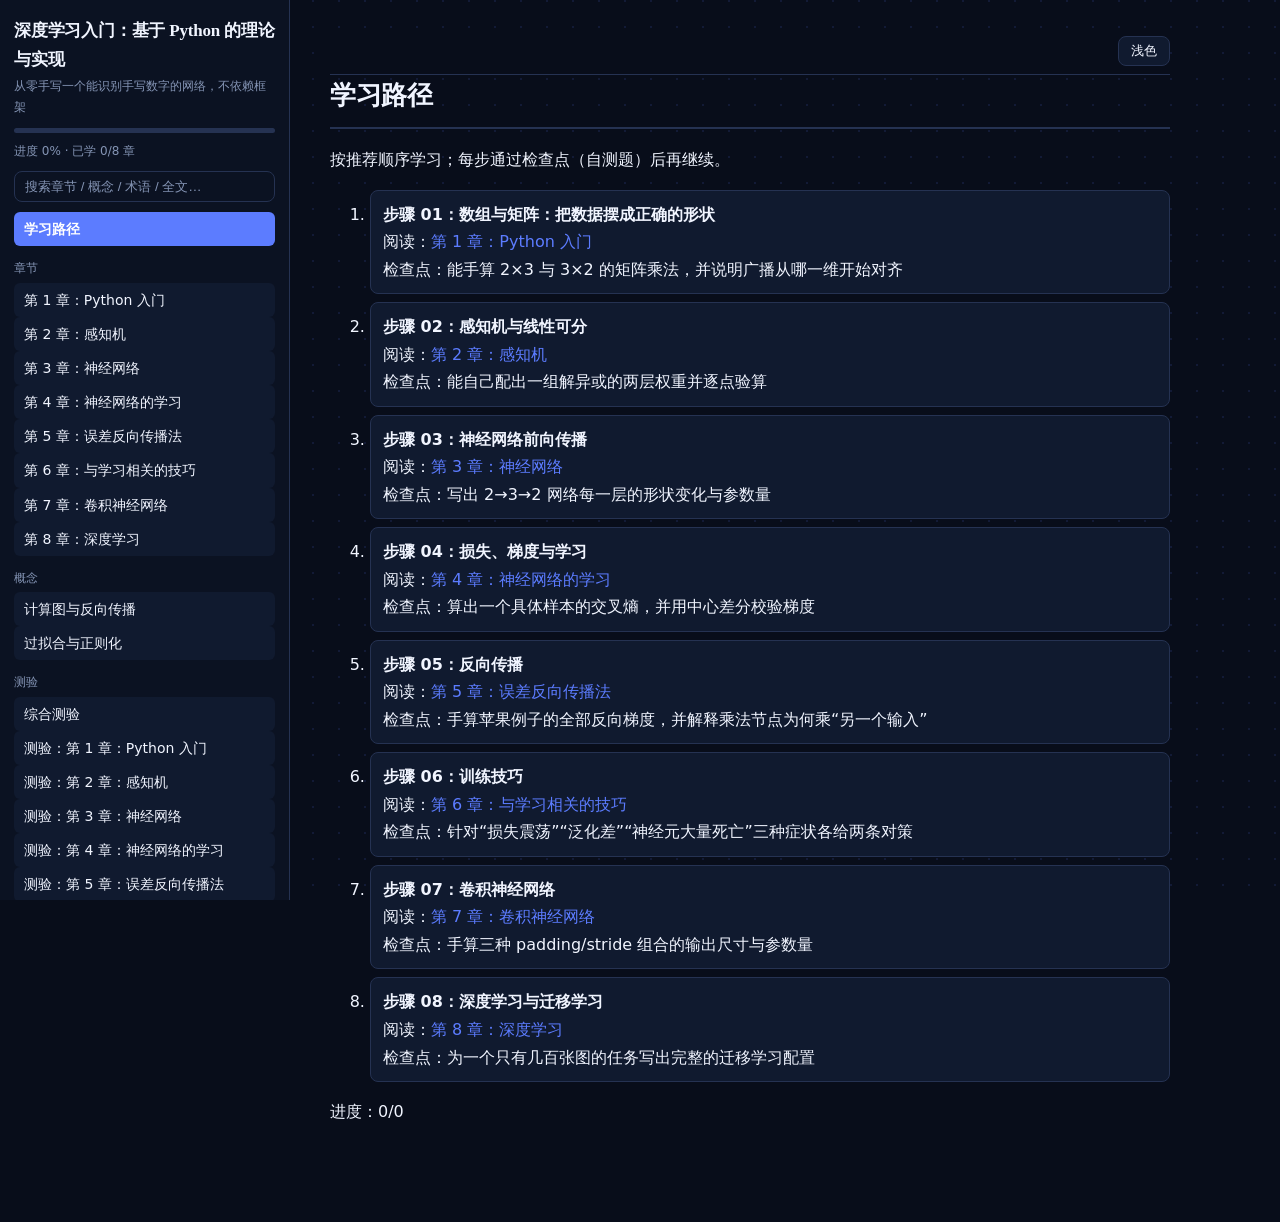
<file: 03-深度学习入门/dl-scratch学习伴侣.html>
<!DOCTYPE html>
<html lang="zh-CN">
<head>
<meta charset="utf-8">
<meta name="viewport" content="width=device-width, initial-scale=1">
<title>深度学习入门：基于 Python 的理论与实现</title>
<style>
:root{
  --bg:#f7f7f8; --panel:#ffffff; --text:#1f2328; --muted:#6b7280;
  --accent:#2563eb; --accent-soft:#dbeafe; --border:#e5e7eb;
  --ok:#16a34a; --bad:#dc2626; --code-bg:#f3f4f6;
}
[data-theme="dark"]{
  --bg:#111318; --panel:#1a1d24; --text:#e5e7eb; --muted:#9ca3af;
  --accent:#60a5fa; --accent-soft:#1e3a5f; --border:#2d333d;
  --ok:#4ade80; --bad:#f87171; --code-bg:#20242c;
}
*{box-sizing:border-box}
html,body{margin:0;padding:0}
body{font-family:-apple-system,BlinkMacSystemFont,"Segoe UI","PingFang SC","Hiragino Sans GB","Microsoft YaHei",sans-serif;
  background:var(--bg);color:var(--text);line-height:1.7;font-size:15px}
a{color:var(--accent);text-decoration:none}
a:hover{text-decoration:underline}
.layout{display:flex;min-height:100vh}
.sidebar{width:290px;flex:none;background:var(--panel);border-right:1px solid var(--border);
  padding:14px;position:sticky;top:0;height:100vh;overflow-y:auto}
.sidebar h1{font-size:17px;margin:2px 0 2px}
.sidebar .sub{font-size:12px;color:var(--muted);margin-bottom:10px}
#q{width:100%;padding:7px 10px;border:1px solid var(--border);border-radius:8px;background:var(--bg);color:var(--text);margin-bottom:10px}
.nav-sec{font-size:12px;color:var(--muted);margin:12px 0 4px;text-transform:uppercase;letter-spacing:.4px}
.nav-item{display:block;padding:5px 10px;border-radius:6px;color:var(--text);font-size:14px}
.nav-item:hover{background:var(--accent-soft);text-decoration:none}
.nav-item.active{background:var(--accent-soft);color:var(--accent);font-weight:600}
.nav-item .done{float:right;color:var(--ok);font-size:12px}
#nav-toggle{display:none}
.main{flex:1;min-width:0;padding:28px 40px 80px;max-width:920px}
.page h1{font-size:26px;border-bottom:2px solid var(--border);padding-bottom:8px;margin-top:0}
.page h2{font-size:20px;margin-top:26px}
.page h3{font-size:17px;margin-top:22px}
.page table{border-collapse:collapse;width:100%;margin:12px 0;font-size:14px}
.page th,.page td{border:1px solid var(--border);padding:6px 10px;text-align:left}
.page th{background:var(--code-bg)}
.page code{background:var(--code-bg);padding:2px 5px;border-radius:4px;font-size:.9em}
.page pre{background:var(--code-bg);padding:12px;border-radius:8px;overflow-x:auto;font-size:13px}
.page pre code{background:none;padding:0}
.page blockquote{border-left:4px solid var(--accent);margin:12px 0;padding:6px 14px;background:var(--accent-soft);border-radius:0 6px 6px 0}
.page blockquote blockquote{border-color:var(--muted)}
.page img{max-width:100%}
.mermaid{background:var(--code-bg);padding:14px;border-radius:8px;overflow-x:auto;font-family:ui-monospace,Menlo,Consolas,monospace;font-size:12.5px;white-space:pre;color:var(--muted)}
.mermaid-hint{font-size:12px;color:var(--muted);margin:4px 0 14px}
svg{max-width:100%;height:auto}
.quiz-item{border:1px solid var(--border);border-radius:10px;padding:14px 16px;margin:14px 0;background:var(--panel)}
.quiz-q{margin:0 0 8px;font-weight:500}
.quiz-opts label{display:block;padding:4px 0;cursor:pointer}
.quiz-blank{width:60%;padding:6px 10px;border:1px solid var(--border);border-radius:6px;background:var(--bg);color:var(--text)}
.quiz-check{margin-top:10px;padding:6px 16px;border:none;border-radius:6px;background:var(--accent);color:#fff;cursor:pointer}
.quiz-feedback{margin-left:12px;font-size:13px}
.fb-ok{color:var(--ok)}.fb-bad{color:var(--bad)}
.quiz-explain{margin-top:8px;font-size:13px;color:var(--muted);border-top:1px dashed var(--border);padding-top:6px}
.flashcard{perspective:1200px;margin:24px auto;max-width:520px;cursor:pointer;user-select:none}
.fc-inner{position:relative;width:100%;height:240px;transform-style:preserve-3d;transition:transform .5s}
.flashcard.flip .fc-inner{transform:rotateY(180deg)}
.fc-front,.fc-back{position:absolute;inset:0;backface-visibility:hidden;display:flex;align-items:center;justify-content:center;
  padding:22px;border-radius:14px;border:1px solid var(--border);background:var(--panel);font-size:16px;text-align:center}
.fc-back{transform:rotateY(180deg);background:var(--accent-soft);color:var(--text)}
.card-controls{display:flex;gap:14px;align-items:center;margin:12px 0;flex-wrap:wrap}
.card-actions{display:flex;gap:12px;justify-content:center}
.card-actions button{padding:8px 22px;border:none;border-radius:8px;cursor:pointer;font-size:14px}
#card-known-btn{background:var(--ok);color:#fff}
#card-again-btn{background:var(--bad);color:#fff}
.card-counts{color:var(--muted);font-size:13px}
.path-step{margin:8px 0;padding:10px 12px;border:1px solid var(--border);border-radius:8px;background:var(--panel)}
.path-step.passed{border-color:var(--ok)}
#glossary-filter{width:100%;max-width:380px;padding:7px 10px;border:1px solid var(--border);border-radius:8px;background:var(--bg);color:var(--text);margin-bottom:10px}
#glossary-list li{padding:6px 0;border-bottom:1px dashed var(--border)}
.glossary-ref{color:var(--muted);font-size:12px}
.search-hit{margin:10px 0}
.topbar{position:sticky;top:0;background:var(--bg);padding:8px 0;display:flex;justify-content:flex-end;z-index:10}
#theme-btn{border:1px solid var(--border);background:var(--panel);color:var(--text);border-radius:8px;padding:5px 12px;cursor:pointer;white-space:nowrap}
#progress-bar{height:5px;background:var(--border);border-radius:3px;margin:8px 0;overflow:hidden}
#progress-bar>div{height:100%;width:0;background:var(--accent);transition:width .3s}
.empty{color:var(--muted);padding:20px 0}
@media print{.sidebar,.topbar,.quiz-actions,.card-actions,.card-controls{display:none!important}.main{max-width:none;padding:0}}
@media (max-width:760px){.sidebar{width:100%;height:auto;position:static;padding:10px 14px}
  #nav{display:none}.sidebar.open #nav{display:block}
  #nav-toggle{display:block;width:100%;padding:8px 10px;margin:4px 0;border:1px solid var(--border);border-radius:8px;background:var(--bg);color:var(--text);font-size:14px;text-align:left;cursor:pointer}
  .layout{flex-direction:column}.main{padding:16px}}
</style>
<link rel="icon" type="image/x-icon" href="../favicon.ico">
<style id="zs-visual-theme">
/* 知枢 · 深色视觉层 · 只改样式，不改结构
   适用：知枢多书总入口 / 单书伴侣 / 旧版从零推导页。
   设计口径：深色底、钴蓝+鲸青、衬线标题、点阵底纹、无玻璃拟态。 */

:root,
html[data-theme="dark"],
body[data-theme="dark"] {
  --bg: #080d1a;
  --bg-soft: #0b1222;
  --bg2: #0b1222;
  --bg3: #16213b;
  --panel: #101a2f;
  --panel-2: #16213b;
  --card: #101a2f;
  --text: #f1f5ff;
  --text2: #c7d0e5;
  --text3: #8494b4;
  --muted: #8494b4;
  --border: #253252;
  --accent: #5c7cff;
  --accent-strong: #4d6bff;
  --accent2: #16c7d9;
  --accent3: #2bd9a5;
  --accent-soft: #18264a;
  --ok: #2bd9a5;
  --bad: #ff7088;
  --warn: #f5b35c;
  --danger: #ff7088;
  --code-bg: #0a1120;
  --dot: rgba(92, 124, 255, .12);
  --radius: 10px;
  --font-display: "Noto Serif CJK SC", "Noto Serif SC", "Songti SC", "STSong", Georgia, serif;
  --font-body: "Noto Sans CJK SC", "Noto Sans SC", "PingFang SC", "Hiragino Sans GB", "Microsoft YaHei", system-ui, sans-serif;
  --font-mono: "JetBrains Mono", "SFMono-Regular", Consolas, "Liberation Mono", monospace;
  --ink: #f1f5ff;
  --ink-2: #c7d0e5;
  --ink-3: #8494b4;
  --paper: #080d1a;
  --paper-2: #101a2f;
  --wash: #0b1222;
  --line: #253252;
  --line-soft: #1b2742;
}

html[data-theme="light"],
body[data-theme="light"],
body[data-theme=""] {
  --bg: #edf1f8;
  --bg-soft: #e4eaf5;
  --bg2: #e4eaf5;
  --bg3: #dbe4f2;
  --panel: #f9fbff;
  --panel-2: #f1f5fc;
  --card: #f9fbff;
  --text: #111827;
  --text2: #26324a;
  --text3: #5b6b86;
  --muted: #5b6b86;
  --border: #c9d4e8;
  --accent: #3950de;
  --accent-strong: #2f43c9;
  --accent2: #0e8fa4;
  --accent3: #12805f;
  --accent-soft: #dbe4ff;
  --ok: #12805f;
  --bad: #c02a44;
  --warn: #9a5b00;
  --danger: #c02a44;
  --code-bg: #eef2f9;
  --dot: rgba(57, 80, 222, .10);
  --ink: #111827;
  --ink-2: #26324a;
  --ink-3: #5b6b86;
  --paper: #edf1f8;
  --paper-2: #f9fbff;
  --wash: #e4eaf5;
  --line: #c9d4e8;
  --line-soft: #dbe4f2;
}

html,
body {
  background-color: var(--bg) !important;
  color: var(--text) !important;
}

body {
  font-family: var(--font-body) !important;
  background-image: radial-gradient(circle at 1px 1px, var(--dot) 1px, transparent 1.2px);
  background-size: 26px 26px;
  background-attachment: fixed;
  font-size: 16px;
  line-height: 1.72;
}

h1, h2, h3, h4, h5,
.page h1, .page h2, .page h3,
.brand, .hero-title, .title {
  font-family: var(--font-display) !important;
  letter-spacing: -.012em;
}

h1, h2, h3, h4, h5,
.page h1, .page h2, .page h3 {
  color: var(--text) !important;
}

header,
.topbar,
.topbar-fixed,
#topbar,
.site-header {
  background: var(--bg) !important;
  border-color: var(--border) !important;
  color: var(--text) !important;
}

header,
.topbar,
.topbar-fixed,
#topbar {
  box-shadow: 0 1px 0 var(--border);
}

/* 通用 hero / 页头：旧版单页常用 .header 或 .hero，不是 header 标签 */
.hero,
.header,
.page-header,
.hero-block {
  background: var(--bg) !important;
  color: var(--text) !important;
  border-bottom: 1px solid var(--border);
  box-shadow: none !important;
}

.hero h1,
.header h1,
.page-header h1,
.hero p,
.header p,
.page-header p {
  color: var(--text) !important;
}

.section-title {
  border-left-color: var(--accent) !important;
  color: var(--text) !important;
}

.stat .num,
.metric .num,
.kpi .value {
  color: var(--accent2) !important;
}


.brand span,
.sub,
.meta,
.muted,
.text-muted,
.card .meta,
.book-card .meta {
  color: var(--muted) !important;
}

.sidebar,
aside.sidebar,
#sidebar,
.rail {
  background: var(--bg-soft) !important;
  border-color: var(--border) !important;
}

.main,
main.main,
#view,
.view {
  background: transparent !important;
  color: var(--text) !important;
}

.page,
.page * {
  border-color: var(--border);
}

.page h1 {
  border-bottom-color: var(--border) !important;
}

a {
  color: var(--accent) !important;
}

a:hover {
  color: var(--accent2) !important;
}

.tab,
.tabs button,
.tabs .tab,
.nav-item,
#theme-btn,
#nav-toggle,
button {
  color: var(--text) !important;
  background: var(--panel) !important;
  border-color: var(--border) !important;
}

.tab:hover,
.tabs button:hover,
.nav-item:hover,
button:hover {
  background: var(--accent-soft) !important;
}

.tab.active,
.tabs .tab.active,
.nav-item.active,
button.primary,
.btn.primary,
.quiz-check {
  background: var(--accent) !important;
  border-color: var(--accent) !important;
  color: #fff !important;
}

.nav-item.active,
.tab.active {
  color: #fff !important;
}

.nav-sec,
.nav-label,
.sidebar .sub {
  color: var(--muted) !important;
}

#progress-bar,
.bar,
.progress {
  background: var(--border) !important;
}

#progress-bar > div,
#progress-fill,
.bar > i,
.progress > i {
  background: var(--accent) !important;
}

input,
select,
textarea,
#q,
#glossary-filter,
.search,
.search input {
  background: var(--bg-soft) !important;
  color: var(--text) !important;
  border-color: var(--border) !important;
}

input::placeholder,
textarea::placeholder,
#q::placeholder,
#glossary-filter::placeholder {
  color: var(--text3) !important;
}

.page table,
table {
  border-color: var(--border) !important;
  color: var(--text) !important;
}

.page th,
th {
  background: var(--panel-2) !important;
  color: var(--text) !important;
  border-color: var(--border) !important;
}

.page td,
td {
  border-color: var(--border) !important;
}

.page code,
code,
kbd,
samp {
  background: var(--code-bg) !important;
  color: #dbe6ff !important;
}

html[data-theme="light"] code,
body[data-theme="light"] code,
body[data-theme=""] code,
html[data-theme="light"] .page code,
body[data-theme="light"] .page code,
body[data-theme=""] .page code {
  color: #17223b !important;
}

.page pre,
pre {
  background: var(--code-bg) !important;
  color: #dbe6ff !important;
  border: 1px solid var(--border);
}

html[data-theme="light"] pre,
body[data-theme="light"] pre,
body[data-theme=""] pre {
  color: #17223b !important;
}

.page blockquote,
blockquote {
  background: var(--accent-soft) !important;
  border-left-color: var(--accent) !important;
  color: var(--text) !important;
}

.mermaid,
.mermaid-hint {
  background: var(--code-bg) !important;
  color: var(--muted) !important;
  border-color: var(--border) !important;
}

.quiz-item,
.path-step,
.book-card,
.concept-card,
.pattern-card,
.term-card,
.diag-card,
.search-hit,
.card,
.box,
.panel,
.fc-front,
.fc-back,
details,
summary {
  background: var(--panel) !important;
  border-color: var(--border) !important;
  color: var(--text) !important;
}

.book-card:hover,
.concept-card:hover,
.quiz-item:hover {
  border-color: var(--accent) !important;
}

.quiz-explain,
.source-badge,
.glossary-ref,
.card-counts,
.source,
.citation {
  color: var(--muted) !important;
  border-color: var(--border) !important;
}

.quiz-blank,
.quiz-opts label,
.quiz-opts label:hover {
  background: var(--bg-soft) !important;
  color: var(--text) !important;
  border-color: var(--border) !important;
}

.fc-back {
  background: var(--accent-soft) !important;
}

.tag,
.pill,
.badge {
  background: var(--panel-2) !important;
  border-color: var(--border) !important;
  color: var(--text2) !important;
}

.empty {
  color: var(--muted) !important;
}

.card .icon:empty,
.icon-label:empty {
  display: none !important;
}

* {
  scrollbar-color: #2a3a5f transparent;
  scrollbar-width: thin;
}

::selection {
  background: var(--accent);
  color: #fff;
}

/* 深色主题下代码高亮不要被旧样式压成白底 */
html[data-theme="dark"] .page pre,
body[data-theme="dark"] .page pre {
  background: var(--code-bg) !important;
}

/* 旧版页面里的白色卡片兜底 */
html[data-theme="dark"] .page .card,
body[data-theme="dark"] .page .card {
  background: var(--panel) !important;
}

@media (max-width: 820px) {
  body {
    background-size: 22px 22px;
    font-size: 15.5px;
  }
  header,
  .topbar,
  .topbar-fixed {
    background: var(--bg) !important;
  }
}

@media (prefers-reduced-motion: reduce) {
  *, *::before, *::after {
    transition-duration: .001ms !important;
    animation-duration: .001ms !important;
    animation-iteration-count: 1 !important;
  }
}

@media print {
  html, body {
    background: #fff !important;
    color: #000 !important;
  }
  body {
    background-image: none !important;
  }
}

/* 多书总入口：窄屏下书籍标签横滑，不再堆成四五行 */
@media (max-width: 720px) {
  header .tabs,
  .tabs {
    display: flex !important;
    flex-wrap: nowrap !important;
    overflow-x: auto;
    overflow-y: hidden;
    max-width: 100%;
    padding-bottom: 4px;
    scrollbar-width: thin;
    -webkit-overflow-scrolling: touch;
  }

  header .tabs > *,
  .tabs > * {
    flex: 0 0 auto;
  }

  .tabs::-webkit-scrollbar {
    height: 4px;
  }
  .tabs::-webkit-scrollbar-thumb {
    background: var(--border);
    border-radius: 4px;
  }
}


</style>
</head>
<body>
<div class="layout">
  <aside class="sidebar">
    <h1>深度学习入门：基于 Python 的理论与实现</h1>
    <div class="sub">从零手写一个能识别手写数字的网络，不依赖框架</div>
    <div id="progress-bar"><div id="progress-fill"></div></div>
    <div class="sub" id="progress-label">进度 0%</div>
    <input id="q" type="search" placeholder="搜索章节 / 概念 / 术语 / 全文…">
    <nav id="nav"></nav>
  </aside>
  <main class="main">
    <div class="topbar"><button id="theme-btn">🌙 深色</button></div>
    <div id="view" class="page"></div>
  </main>
</div>
<script>
const DATA = {"manifest": {"slug": "dl-scratch", "title": "深度学习入门：基于 Python 的理论与实现", "subtitle": "从零手写一个能识别手写数字的网络，不依赖框架", "book": {"title": "深度学习入门：基于Python的理论与实现", "author": "斋藤康毅（斋藤康毅）", "source": ["深度学习入门：基于Python的理论与实现 (斋藤康毅).pdf"]}, "audience": "大一：会微积分与概率基础，线性代数需现场补", "goal": "能不查资料手写一遍两层网络的前向与反向，并解释每个超参数在干什么", "learningPath": [{"step": "01", "title": "数组与矩阵：把数据摆成正确的形状", "chapterIds": ["ch01"], "prereq": "无", "checkpoint": "能手算 2×3 与 3×2 的矩阵乘法，并说明广播从哪一维开始对齐", "goal": "看到 shape 就能判断两个数组能不能运算"}, {"step": "02", "title": "感知机与线性可分", "chapterIds": ["ch02"], "prereq": "ch01", "checkpoint": "能自己配出一组解异或的两层权重并逐点验算", "goal": "理解“一层只能画一条线”这个根本限制"}, {"step": "03", "title": "神经网络前向传播", "chapterIds": ["ch03"], "prereq": "ch01、ch02", "checkpoint": "写出 2→3→2 网络每一层的形状变化与参数量", "goal": "能独立完成一次手算前向"}, {"step": "04", "title": "损失、梯度与学习", "chapterIds": ["ch04"], "prereq": "ch03、导数基础", "checkpoint": "算出一个具体样本的交叉熵，并用中心差分校验梯度", "goal": "把训练循环的每一步都说清楚"}, {"step": "05", "title": "反向传播", "chapterIds": ["ch05"], "prereq": "ch04、链式法则", "checkpoint": "手算苹果例子的全部反向梯度，并解释乘法节点为何乘“另一个输入”", "goal": "能自己推导任意简单计算图的梯度"}, {"step": "06", "title": "训练技巧", "chapterIds": ["ch06"], "prereq": "ch05", "checkpoint": "针对“损失震荡”“泛化差”“神经元大量死亡”三种症状各给两条对策", "goal": "拿到一个训不动的网络能按顺序排查"}, {"step": "07", "title": "卷积神经网络", "chapterIds": ["ch07"], "prereq": "ch05、ch06", "checkpoint": "手算三种 padding/stride 组合的输出尺寸与参数量", "goal": "理解参数共享与局部连接这两个先验"}, {"step": "08", "title": "深度学习与迁移学习", "chapterIds": ["ch08"], "prereq": "ch07", "checkpoint": "为一个只有几百张图的任务写出完整的迁移学习配置", "goal": "能把预训练模型落到真实小数据集上"}], "chapters": [{"id": "ch01", "title": "第 1 章：Python 入门", "file": "chapters/ch01.md", "difficulty": 1}, {"id": "ch02", "title": "第 2 章：感知机", "file": "chapters/ch02.md", "difficulty": 1}, {"id": "ch03", "title": "第 3 章：神经网络", "file": "chapters/ch03.md", "difficulty": 2}, {"id": "ch04", "title": "第 4 章：神经网络的学习", "file": "chapters/ch04.md", "difficulty": 3}, {"id": "ch05", "title": "第 5 章：误差反向传播法", "file": "chapters/ch05.md", "difficulty": 3}, {"id": "ch06", "title": "第 6 章：与学习相关的技巧", "file": "chapters/ch06.md", "difficulty": 3}, {"id": "ch07", "title": "第 7 章：卷积神经网络", "file": "chapters/ch07.md", "difficulty": 3}, {"id": "ch08", "title": "第 8 章：深度学习", "file": "chapters/ch08.md", "difficulty": 2}], "concepts": [{"id": "c01", "title": "计算图与反向传播", "file": "concepts/c01.md", "chapterIds": ["ch05"]}, {"id": "c02", "title": "过拟合与正则化", "file": "concepts/c02.md", "chapterIds": ["ch06"]}], "glossary": [{"term": "广播", "def": "形状不同的数组相加时，按右对齐规则把长度为 1 的维扩展后再逐元素运算。", "chapterId": "ch01"}, {"term": "形状", "def": "数组每一维的长度组成的元组，用 .shape 查看。", "chapterId": "ch01"}, {"term": "批量", "def": "一次把多条样本拼成一个矩阵送进网络，用矩阵乘法同时算完。", "chapterId": "ch01"}, {"term": "感知机", "def": "对输入加权求和再与阈值比较输出 0/1 的最简单神经元模型。", "chapterId": "ch02"}, {"term": "偏置", "def": "加权和里那个不乘输入的常数项，作用是平移决策边界。", "chapterId": "ch02"}, {"term": "线性可分", "def": "存在一条直线（或超平面）能把两类样本完全分开。", "chapterId": "ch02"}, {"term": "异或", "def": "两个输入相同输出 0、不同输出 1的逻辑运算，线性不可分的经典例子。", "chapterId": "ch02"}, {"term": "激活函数", "def": "对加权和做非线性变换的函数，常见 sigmoid、ReLU、阶跃。", "chapterId": "ch03"}, {"term": "隐藏层", "def": "输入与输出之间的层，负责把输入变换成更容易分类的表示。", "chapterId": "ch03"}, {"term": "softmax", "def": "先取指数再归一化，把一组实数变成和为 1 的概率分布。", "chapterId": "ch03"}, {"term": "神经元死亡", "def": "ReLU 输入长期为负导致梯度恒 0、参数不再更新的现象。", "chapterId": "ch03"}, {"term": "损失函数", "def": "衡量网络输出与正确标签差距的函数，训练的目标就是让它变小。", "chapterId": "ch04"}, {"term": "交叉熵", "def": "分类常用的损失，等于正确类输出概率的负对数。", "chapterId": "ch04"}, {"term": "one-hot", "def": "标签表示法，正确类位置为 1、其余为 0。", "chapterId": "ch04"}, {"term": "梯度", "def": "损失对每个参数的偏导数排成的向量，指向损失上升最快方向。", "chapterId": "ch04"}, {"term": "中心差分", "def": "用 f(x+h) 与 f(x-h) 的差除以 2h 近似导数，误差更小。", "chapterId": "ch04"}, {"term": "mini-batch", "def": "从训练集随机抽取的一小批样本，用于一次参数更新。", "chapterId": "ch04"}, {"term": "epoch", "def": "把训练集所有样本完整过一遍。", "chapterId": "ch04"}, {"term": "链式法则", "def": "复合函数求导法则：总导数等于各层局部导数连乘。", "chapterId": "ch05"}, {"term": "计算图", "def": "把运算步骤画成节点与箭头的图，正向算值、反向算梯度。", "chapterId": "ch05"}, {"term": "反向传播", "def": "从损失出发按链式法则逆序计算所有参数梯度的算法。", "chapterId": "ch05"}, {"term": "梯度消失", "def": "深层网络中梯度逐层相乘后趋近于 0，导致浅层参数几乎不更新。", "chapterId": "ch05"}, {"term": "优化器", "def": "根据梯度决定参数如何更新的算法，如 SGD、Momentum、Adam。", "chapterId": "ch06"}, {"term": "Xavier 初始化", "def": "按 1/√n 缩放权重的初始化方法，适合 sigmoid 类激活。", "chapterId": "ch06"}, {"term": "He 初始化", "def": "按 √(2/n) 缩放权重的初始化方法，适合 ReLU。", "chapterId": "ch06"}, {"term": "Batch Norm", "def": "按 mini-batch 统计量标准化每层输入，再用可学习的 γ、β 缩放平移。", "chapterId": "ch06"}, {"term": "Dropout", "def": "训练时随机丢弃部分神经元输出，逼网络学冗余表示。", "chapterId": "ch06"}, {"term": "权值衰减", "def": "在损失中加入权重平方项以压制过大权重，等价 L2 正则。", "chapterId": "ch06"}, {"term": "卷积", "def": "用小窗口在输入上滑动做加权求和，得到特征图。", "chapterId": "ch07"}, {"term": "padding", "def": "在输入四周补零，控制输出尺寸与边缘覆盖。", "chapterId": "ch07"}, {"term": "步长", "def": "滑窗每次移动的格数，越大输出越小。", "chapterId": "ch07"}, {"term": "池化", "def": "在局部区域取最大或平均来降采样，无参数。", "chapterId": "ch07"}, {"term": "im2col", "def": "把卷积窗口展开成矩阵以复用矩阵乘法加速的实现技巧。", "chapterId": "ch07"}, {"term": "参数共享", "def": "同一组权重在整个空间位置上复用，是卷积省参数的原因。", "chapterId": "ch07"}, {"term": "层级特征", "def": "网络浅层到深层逐级组合出的由简单到复杂的表示。", "chapterId": "ch08"}, {"term": "迁移学习", "def": "把在大数据集上训练好的网络参数迁移到新任务上。", "chapterId": "ch08"}, {"term": "微调", "def": "在预训练模型基础上用较小学习率继续训练部分或全部层。", "chapterId": "ch08"}, {"term": "退化问题", "def": "网络加深后训练误差反而上升的现象，残差连接可缓解。", "chapterId": "ch08"}], "patterns": {"file": "patterns.md"}, "cheatsheet": {"file": "cheatsheet.md"}, "quizzes": [{"id": "q01", "chapterId": "ch01", "type": "single", "question": "形状 (2,3) 与形状 (3,) 相加，结果形状是？", "explain": "从最右维对齐：3 与 3 相等，左侧 2 保留，得 (2,3)。", "options": ["(3,)", "(2,3)", "(2,)", "报错"], "answer": 1}, {"id": "q02", "chapterId": "ch01", "type": "single", "question": "(4,2) 与 (2,5) 做矩阵乘法，结果形状是？", "explain": "内维 2=2 通过，外侧 4 与 5 组成 (4,5)。", "options": ["(4,5)", "(2,5)", "(4,2)", "报错"], "answer": 0}, {"id": "q03", "chapterId": "ch02", "type": "single", "question": "单层感知机无法实现异或，根本原因是？", "explain": "单层只能产生一条线性决策边界；异或两类点在同一条对角线上，线性不可分。", "options": ["输入只有两个", "阶跃函数不可导", "决策边界只能是直线", "偏置取值不对"], "answer": 2}, {"id": "q04", "chapterId": "ch02", "type": "single", "question": "与门 w=(0.5,0.5)、b 由 -0.7 改为 -1.5，输出会怎样？", "explain": "(1,1) 时 0.5+0.5-1.5=-0.5 不大于 0，输出变 0，门失效。", "options": ["变成或门", "变成与非门", "没有变化", "四种输入全部输出 0"], "answer": 3}, {"id": "q05", "chapterId": "ch03", "type": "single", "question": "2→3→2 的全连接网络，权重与偏置共多少个参数？", "explain": "W1 6 + b1 3 + W2 6 + b2 2 = 17。", "options": ["12", "14", "17", "20"], "answer": 2}, {"id": "q06", "chapterId": "ch03", "type": "single", "question": "softmax 输出和为 1 主要由哪一步保证？", "explain": "分子除以分子之和，必然归一化。", "options": ["取指数", "除以总和", "减去最大值", "激活函数"], "answer": 1}, {"id": "q07", "chapterId": "ch04", "type": "single", "question": "正确类概率分别为 0.1 和 0.9 时，交叉熵相差约多少倍？", "explain": "-log0.1=2.303，-log0.9=0.105，约 22 倍。", "options": ["1.5 倍", "9 倍", "22 倍", "相同"], "answer": 2}, {"id": "q08", "chapterId": "ch04", "type": "multi", "question": "关于梯度下降，下列说法正确的是？（多选）", "explain": "学习率过大会震荡甚至发散，不是越大越好，B 错。", "options": ["梯度方向是损失上升最快的方向", "学习率越大收敛越快", "参数沿梯度反方向更新", "学习率过大会震荡"], "answer": [0, 2, 3]}, {"id": "q09", "chapterId": "ch04", "type": "blank", "question": "一批 100 条样本走完一次前向+反向叫一次 ____。（填两个字）", "explain": "一次参数更新叫一次迭代；把所有样本走完叫一个 epoch，两者不同。", "options": [], "answer": "迭代"}, {"id": "q10", "chapterId": "ch05", "type": "single", "question": "加法节点反向传播时，对两个输入的梯度是？", "explain": "∂(x+y)/∂x=1，梯度原样分发。", "options": ["都是上游梯度本身", "都是 0", "分别是两个输入的值", "相加后平分"], "answer": 0}, {"id": "q11", "chapterId": "ch05", "type": "single", "question": "z=x×y，x=3、y=5，上游梯度 2，则对 x 的梯度是？", "explain": "∂z/∂x=y=5，5×2=10。", "options": ["2", "3", "10", "15"], "answer": 2}, {"id": "q12", "chapterId": "ch05", "type": "single", "question": "深层 sigmoid 网络训不动的直接原因是？", "explain": "sigmoid 导数上界 0.25，多层连乘导致梯度消失。", "options": ["参数太多", "梯度逐层被压到极小", "损失函数选错", "学习率太大"], "answer": 1}, {"id": "q13", "chapterId": "ch06", "type": "single", "question": "Momentum 主要缓解 SGD 的什么问题？", "explain": "惯性让一致方向加速、震荡方向被平均。", "options": ["梯度消失", "震荡与收敛慢", "过拟合", "显存不足"], "answer": 1}, {"id": "q14", "chapterId": "ch06", "type": "single", "question": "ReLU 网络优先用哪种初始化？", "explain": "He 按 √(2/n) 放大，补偿 ReLU 砍掉的方差。", "options": ["全 0", "Xavier", "He", "固定 0.01"], "answer": 2}, {"id": "q15", "chapterId": "ch06", "type": "single", "question": "用测试集反复挑超参数的后果是？", "explain": "测试信息泄露进模型选择，最终数字不再代表泛化能力。", "options": ["评估结果偏乐观", "训练更慢", "梯度消失", "显存溢出"], "answer": 0}, {"id": "q16", "chapterId": "ch07", "type": "single", "question": "输入 7×7、3×3 核、padding=1、stride=1，输出尺寸？", "explain": "(7-3+2)/1+1=7。", "options": ["5×5", "6×6", "7×7", "9×9"], "answer": 2}, {"id": "q17", "chapterId": "ch07", "type": "single", "question": "卷积层参数远少于全连接层，根本原因是？", "explain": "同一个核在所有位置复用。", "options": ["卷积核更小", "权重在空间上共享", "用了池化", "输入通道少"], "answer": 1}, {"id": "q18", "chapterId": "ch07", "type": "blank", "question": "卷积输出尺寸公式中，控制滑窗每次移动几格的是____。", "explain": "步长 stride，公式里记为 S。", "options": [], "answer": "步长"}, {"id": "q19", "chapterId": "ch08", "type": "single", "question": "数据很少时做迁移学习，最稳妥的做法是？", "explain": "冻结可避免少量数据破坏通用特征。", "options": ["冻结卷积层只训分类头", "全部层用大学习率微调", "从零训练", "只改输入尺寸"], "answer": 0}, {"id": "q20", "chapterId": "ch08", "type": "single", "question": "微调时学习率要设小的原因是？", "explain": "大学习率几步就会冲掉预训练特征。", "options": ["显存不够", "防止过拟合", "避免破坏预训练权重", "加快收敛"], "answer": 2}, {"id": "q21", "chapterId": "ch08", "type": "single", "question": "深层网络相对浅层网络的核心优势？", "explain": "复杂函数被拆成多层简单变换的组合。", "options": ["参数更少", "能学出层级化的特征表示", "不需要激活函数", "一定不过拟合"], "answer": 1}], "flashcards": [{"id": "f01", "chapterId": "ch01", "front": "`A * B` 与 `A @ B` 的区别？", "back": "`*` 逐元素相乘，要求形状一致或可广播；`@` 是矩阵乘法，要求内维相等。", "tags": ["numpy"]}, {"id": "f02", "chapterId": "ch01", "front": "广播从哪里开始对齐？", "back": "从最右边的维度开始，长度 1 或缺失的维可被扩展。", "tags": ["numpy"]}, {"id": "f03", "chapterId": "ch01", "front": "矩阵乘法 (m,n)@(n,p) 的结果形状？", "back": "(m,p)。", "tags": ["numpy"]}, {"id": "f04", "chapterId": "ch02", "front": "感知机的计算式？", "back": "a=w1x1+w2x2+b，a>0 输出 1，否则 0。", "tags": ["perceptron"]}, {"id": "f05", "chapterId": "ch02", "front": "偏置 b 的作用？", "back": "平移阈值，让决策直线不必过原点。", "tags": ["perceptron"]}, {"id": "f06", "chapterId": "ch02", "front": "异或为什么不能用单层感知机？", "back": "异或的正负样例在同一条对角线上，线性不可分。", "tags": ["xor"]}, {"id": "f07", "chapterId": "ch02", "front": "两层解异或的三个门怎么配？", "back": "第一层：与非门 + 或门；第二层：与门。", "tags": ["xor"]}, {"id": "f08", "chapterId": "ch03", "front": "为什么激活函数必须非线性？", "back": "否则多层线性变换等价于一次线性变换，加深没有意义。", "tags": ["activation"]}, {"id": "f09", "chapterId": "ch03", "front": "sigmoid 的导数怎么用函数值表示？", "back": "σ'(x)=σ(x)(1-σ(x))。", "tags": ["activation"]}, {"id": "f10", "chapterId": "ch03", "front": "ReLU 的定义与风险？", "back": "max(0,x)；输入长期为负会让梯度恒 0，神经元死亡。", "tags": ["activation"]}, {"id": "f11", "chapterId": "ch03", "front": "全连接层权重形状规则？", "back": "前一层神经元数 × 本层神经元数。", "tags": ["layer"]}, {"id": "f12", "chapterId": "ch04", "front": "交叉熵损失公式？", "back": "E=-Σ t_k log y_k，t 为 one-hot 标签。", "tags": ["loss"]}, {"id": "f13", "chapterId": "ch04", "front": "为什么分类用交叉熵而不用均方误差？", "back": "配 softmax 时梯度是 y-t，不会因饱和而消失。", "tags": ["loss"]}, {"id": "f14", "chapterId": "ch04", "front": "中心差分公式与误差阶？", "back": "f'(x)≈[f(x+h)-f(x-h)]/(2h)，误差 O(h²)。", "tags": ["gradient"]}, {"id": "f15", "chapterId": "ch04", "front": "梯度方向与更新方向的关系？", "back": "梯度指向损失上升最快方向，更新要取反方向。", "tags": ["gradient"]}, {"id": "f16", "chapterId": "ch04", "front": "学习率过大会出现什么现象？", "back": "损失震荡甚至发散。", "tags": ["hyperparameter"]}, {"id": "f17", "chapterId": "ch04", "front": "mini-batch 与 epoch 的关系？", "back": "每次抽一小批更新一次参数，遍历全部样本算一个 epoch。", "tags": ["training"]}, {"id": "f18", "chapterId": "ch05", "front": "链式法则一句话？", "back": "复合函数的导数是各段导数的乘积。", "tags": ["backprop"]}, {"id": "f19", "chapterId": "ch05", "front": "加法节点反向规则？", "back": "上游梯度原样分发给每个输入。", "tags": ["backprop"]}, {"id": "f20", "chapterId": "ch05", "front": "乘法节点反向规则？", "back": "对某个输入的梯度 = 上游梯度 × 另一个输入的值。", "tags": ["backprop"]}, {"id": "f21", "chapterId": "ch05", "front": "反向传播相对数值微分的优势？", "back": "一次前向+反向得到全部参数梯度，数值微分每个参数要两次前向。", "tags": ["backprop"]}, {"id": "f22", "chapterId": "ch05", "front": "sigmoid 导数上界与后果？", "back": "0.25；多层连乘导致梯度消失。", "tags": ["vanishing"]}, {"id": "f23", "chapterId": "ch05", "front": "层实现里 forward/backward 各做什么？", "back": "forward 算输出并缓存输入；backward 接收上游梯度并返回对输入的梯度。", "tags": ["layer"]}, {"id": "f24", "chapterId": "ch06", "front": "四种优化器的核心差别？", "back": "SGD 沿当前梯度；Momentum 加惯性；AdaGrad 按历史梯度缩放步长；Adam 两者合体。", "tags": ["optimizer"]}, {"id": "f25", "chapterId": "ch06", "front": "为什么权重不能全初始化为 0？", "back": "对称性未打破，同层神经元输出与梯度完全相同，等价于一个神经元。", "tags": ["init"]}, {"id": "f26", "chapterId": "ch06", "front": "Xavier 与 He 分别适合什么激活？", "back": "Xavier 适合 sigmoid/tanh；He 适合 ReLU。", "tags": ["init"]}, {"id": "f27", "chapterId": "ch06", "front": "Batch Norm 训练与推理的统计量差异？", "back": "训练用当前批的均值方差，推理用滑动平均。", "tags": ["batchnorm"]}, {"id": "f28", "chapterId": "ch06", "front": "Dropout 的倒置缩放为什么除以 1-p？", "back": "保持训练与推理的输出期望一致。", "tags": ["dropout"]}, {"id": "f29", "chapterId": "ch06", "front": "验证集与测试集的分工？", "back": "验证集挑超参数，测试集只在最后评估一次。", "tags": ["dataset"]}, {"id": "f30", "chapterId": "ch07", "front": "卷积输出尺寸公式？", "back": "(H-KH+2P)/S+1，P 为 padding，S 为步长。", "tags": ["cnn"]}, {"id": "f31", "chapterId": "ch07", "front": "padding 的常用目的是什么？", "back": "保住特征图尺寸，并让边缘被完整覆盖。", "tags": ["cnn"]}, {"id": "f32", "chapterId": "ch07", "front": "池化层有参数吗？", "back": "Max/Average 池化都没有可训练参数。", "tags": ["pooling"]}, {"id": "f33", "chapterId": "ch07", "front": "im2col 的思路？", "back": "把每个滑动窗口展成一列拼成大矩阵，用一次矩阵乘法完成卷积。", "tags": ["im2col"]}, {"id": "f34", "chapterId": "ch07", "front": "3→64 通道 3×3 卷积层的参数量？", "back": "3×3×3×64+64=1792。", "tags": ["cnn"]}, {"id": "f35", "chapterId": "ch08", "front": "深层网络为什么有效？", "back": "逐层抽象：像素→边缘→纹理→部件→物体。", "tags": ["deep"]}, {"id": "f36", "chapterId": "ch08", "front": "迁移学习两种用法？", "back": "冻结特征只训分类头；或全部微调但用很小学习率。", "tags": ["transfer"]}, {"id": "f37", "chapterId": "ch08", "front": "微调学习率为什么要小？", "back": "避免几步之内破坏预训练学到的通用特征。", "tags": ["transfer"]}, {"id": "f38", "chapterId": "ch08", "front": "GPU 加速深度学习的本质？", "back": "把大量矩阵乘法并行化。", "tags": ["hardware"]}], "companion": "dl-scratch学习伴侣.html"}, "pages": {"ch01": {"html": "<h1>第 1 章：Python 入门<\/h1>\n<ul><li>\n<strong>难度<\/strong>：★☆☆ | <strong>预估学时<\/strong>：2 小时 | <strong>前置<\/strong>：无（会四则运算即可）\n<\/ul>\n<h2>学习目标<\/h2>\n<p>学完本章，你能：把“标量、向量、矩阵、张量”按维数分清；判断两个数组能否相加、相乘；手算一个 2×3 与 3×2 的矩阵乘法，并说清结果为什么是 2×2。<\/p>\n<h2>一句话核心<\/h2>\n<p>深度学习里 90% 的代码在干一件事：把数据的形状（shape）摆对，然后做批量乘法。<\/p>\n<h2>零基础讲解<\/h2>\n<h3>概念 1：数组的“维数”就是嵌套层数（难度：基础）<\/h3>\n<p><strong>标量<\/strong>是一个数，比如 3.5；<strong>向量<\/strong>是一排数，比如 [1, 2, 3]；<strong>矩阵<\/strong>是一张表，2 行 3 列；再往上，三维数组可以想成“一摞表”。NumPy 用 <code>.shape<\/code> 告诉你它长什么样：<code>(3,)<\/code> 是一排 3 个数，<code>(2, 3)<\/code> 是 2 行 3 列，<code>(2, 3, 4)<\/code> 是 2 摞、每摞 2 行 3 列、每格 4 个数。<\/p>\n<p><strong>为什么这件事重要<\/strong>：神经网络的一次前向传播，本质是 <code>输出 = 输入 × 权重 + 偏置<\/code>，其中输入、权重、输出全是数组。形状对不上，乘法根本没法做。<\/p>\n<h3>概念 2：广播（broadcasting）（难度：基础）<\/h3>\n<p>两个形状不同的数组相加时，NumPy 会先把小的那个“铺开”到大的形状，再逐元素相加。规则是从最右边的维度开始对齐，某一维长度是 1 或缺失，就把它扩成对方的长度。<\/p>\n<p><strong>类比<\/strong>：拿一把最小刻度为 1 厘米的尺子去量三块长度不同的布。尺子本身没变长，只是它在每块布上重复使用。广播也是这个意思——数据没有真的被复制成一堆副本，只是在计算时按同一套下标去取值。<\/p>\n<p><strong>类比失效的地方<\/strong>：如果两个维度都大于 1 且不相等（比如 3 和 4），广播直接报错，不会“自动取平均”。这时候只能自己 reshape。<\/p>\n<h3>概念 3：矩阵乘法的维度规则（难度：基础）<\/h3>\n<p><code>A<\/code> 的形状是 (m, n)，<code>B<\/code> 的形状是 (n, p)，那么 <code>A @ B<\/code> 的形状是 (m, p)。<strong>左边的列数必须等于右边的行数<\/strong>，两个 n 必须相等，否则报错。<\/p>\n<p>计算方式是“行乘列再求和”：结果的第 i 行第 j 列，等于 A 的第 i 行 与 B 的第 j 列 逐项相乘后相加。<\/p>\n<h2>图示<\/h2>\n<div class=\"mermaid\" data-src=\"1\">flowchart LR\n  A[&quot;A 形状 2×3&quot;] --&gt; M[&quot;矩阵乘法 内维必须相等&quot;]\n  B[&quot;B 形状 3×2&quot;] --&gt; M\n  M --&gt; C[&quot;结果 2×2&quot;]<\/div><p class=\"mermaid-hint\">↑ Mermaid 图示：联网时自动渲染为图表；离线时请阅读上方源码与正文说明。<\/p>\n<p>看图说明：两个输入中间的“3”必须对上，对不上就是代码报错的根源；两端剩下的 2 和 2 决定了输出形状。<\/p>\n<h2>类比与实例<\/h2>\n<ul><li>\n类比：矩阵乘法像一个班的成绩单乘以一套权重。成绩单是 30 行（30 个学生）5 列（5 门课），权重是 5 行 2 列（5 门课对 2 个指标的贡献），乘完得到 30 行 2 列——每个学生的 2 个综合指标。行数不变，列数变成权重的列数。\n<\/li><li>\n实例：手算 <code>A = [[1,2,3],[4,5,6]]<\/code>（2×3），<code>B = [[7,8],[9,10],[11,12]]<\/code>（3×2）。\n<p>结果第 1 行第 1 列 = 1×7 + 2×9 + 3×11 = 7+18+33 = 58； 第 1 行第 2 列 = 1×8 + 2×10 + 3×12 = 8+20+36 = 64； 第 2 行第 1 列 = 4×7 + 5×9 + 6×11 = 28+45+66 = 139； 第 2 行第 2 列 = 4×8 + 5×10 + 6×12 = 32+50+72 = 154。 结果 <code>[[58,64],[139,154]]<\/code>，形状 2×2。可以用 <code>np.array([[1,2,3],[4,5,6]]) @ np.array([[7,8],[9,10],[11,12]])<\/code> 复算。<\/p>\n<\/ul>\n<h2>常见误解<\/h2>\n<ul><li>\n别以为 <code>A <em> B<\/code> 和 <code>A @ B<\/code> 差不多——实际上 <code><\/em><\/code> 是逐元素相乘（形状必须一致或可广播），<code>@<\/code> 才是矩阵乘法。写错符号不会报错，只会算出毫无意义的数。\n<\/li><li>\n别以为广播会真的复制数据占内存——实际上 NumPy 只记录“某一维按 1 处理”，计算时按下标映射取值，内存不涨。\n<\/ul>\n<h2>自测题（答案）<\/h2>\n<ol><li>\n形状 (2,3) 的数组与形状 (3,) 的数组相加，结果形状是？（答案：B；解析：从右对齐，3 与 3 相等，左边 2 保留，结果是 (2,3)，不是 (3,2)。）\n<ul>\n<li>\nA. (3,)　B. (2,3)　C. (2,)　D. 报错\n<\/li><li>\n形状 (4,2) 与 (2,5) 做矩阵乘法，结果形状是？（答案：A；解析：内维 2=2 通过，外侧 4 与 5 组成 (4,5)。）\n<\/li><li>\nA. (4,5)　B. (2,5)　C. (4,2)　D. 报错\n<\/li><li>\n为什么深度学习要用“批量”而不是一条一条算？（答案：B；解析：矩阵乘法一次处理整批数据，底层库能把运算压到接近硬件的极限，比循环快一到两个数量级。）\n<\/li><li>\nA. 因为批量算的结果更准　B. 因为矩阵运算能大幅提速　C. 因为不批量会报错　D. 因为批量能防止过拟合\n<\/ul>\n<\/ol>\n<h2>复习锚点<\/h2>\n<ul><li>\nshape 是数组的“体检报告”，任何报错先看它。\n<\/li><li>\n矩阵乘法的唯一硬规则：左边列数 = 右边行数。\n<\/li><li>\n广播不是复制，是“按 1 扩展下标”。\n<\/ul>", "kind": "chapter", "title": "第 1 章：Python 入门"}, "ch02": {"html": "<h1>第 2 章：感知机<\/h1>\n<ul><li>\n<strong>难度<\/strong>：★☆☆ | <strong>预估学时<\/strong>：2 小时 | <strong>前置<\/strong>：第 1 章（数组与矩阵乘法）\n<\/ul>\n<h2>学习目标<\/h2>\n<p>学完本章，你能：用权重和偏置写出与门、或门、与非门；说明为什么单层感知机画不出一条线来分开异或；手算出一个两层感知机解异或的完整输入输出。<\/p>\n<h2>一句话核心<\/h2>\n<p>感知机就是“加权求和，超过阈值就输出 1”；它能画的决策边界只有一条直线，所以异或必须叠两层。<\/p>\n<h2>零基础讲解<\/h2>\n<h3>概念 1：感知机的计算式（难度：基础）<\/h3>\n<p>输入 x₁、x₂，权重 w₁、w₂，偏置 b。先算 <code>a = w₁x₁ + w₂x₂ + b<\/code>，再判断：a 大于 0 输出 1，否则输出 0。这个“大于 0 输出 1”的规则叫<strong>阶跃函数<\/strong>。<\/p>\n<p><strong>偏置的作用<\/strong>：它相当于把门槛整体平移。没有 b，直线必须过原点，很多分类就画不出来。<\/p>\n<p><strong>实例：与门<\/strong>。取 w₁=w₂=0.5，b=-0.7。代入：<\/p>\n<ul><li>\n(0,0)：0+0-0.7=-0.7 → 0\n<\/li><li>\n(0,1)：0+0.5-0.7=-0.2 → 0\n<\/li><li>\n(1,0)：0.5+0-0.7=-0.2 → 0\n<\/li><li>\n(1,1)：0.5+0.5-0.7=0.3 → 1\n<p>四种输入都对上了。改成 w=(0.5,0.5)、b=-0.2 就是或门；取 w=(-0.5,-0.5)、b=0.7 就是与非门。<\/p>\n<\/ul>\n<h3>概念 2：线性可分与异或的死结（难度：进阶）<\/h3>\n<p>把输入画成平面上的四个点：(0,0)、(0,1)、(1,0)、(1,1)。感知机能做的事，是用一条直线把输出 1 的点和输出 0 的点分开。异或要求 (0,0) 和 (1,1) 输出 0，(0,1) 和 (1,0) 输出 1——这两个 1 在对角线上，两个 0 在另一条对角线上，<strong>任何一条直线都分不开<\/strong>。<\/p>\n<p><strong>类比<\/strong>：两根绳子交叉成 X，你要用一根直的竹竿同时把左上和右下两块区域划到同一边，还要把右上和左下划到另一边。怎么摆都做不到。<\/p>\n<p><strong>类比失效的地方<\/strong>：如果允许把平面折弯（非线性变换），就能分开。这正是多层网络在做的事。<\/p>\n<h3>概念 3：叠加一层就解开了（难度：进阶）<\/h3>\n<p>用两个感知机各切一刀，再用第三个感知机把两刀的结果组合起来。<\/p>\n<ul><li>\n第一层第 1 个：与非门，w=(-0.5,-0.5)，b=0.7，输出 s₁\n<\/li><li>\n第一层第 2 个：或门，w=(0.5,0.5)，b=-0.2，输出 s₂\n<\/li><li>\n第二层：与门，w=(0.5,0.5)，b=-0.7，输入是 s₁、s₂\n<\/ul>\n<p>逐点验算：<\/p>\n<ul><li>\n(0,0)：s₁=1，s₂=0 → 与门得 0.5+0-0.7=-0.2 → 0 ✓\n<\/li><li>\n(0,1)：s₁=1，s₂=1 → 0.5+0.5-0.7=0.3 → 1 ✓\n<\/li><li>\n(1,0)：s₁=1，s₂=1 → 1 ✓\n<\/li><li>\n(1,1)：s₁=0，s₂=1 → 0+0.5-0.7=-0.2 → 0 ✓\n<p>异或解决。<\/p>\n<\/ul>\n<h2>图示<\/h2>\n<div class=\"mermaid\" data-src=\"1\">flowchart LR\n  X1[&quot;x1&quot;] --&gt; N1[&quot;第一层 与非门&quot;]\n  X2[&quot;x2&quot;] --&gt; N1\n  X1 --&gt; N2[&quot;第一层 或门&quot;]\n  X2 --&gt; N2\n  N1 --&gt; N3[&quot;第二层 与门&quot;]\n  N2 --&gt; N3\n  N3 --&gt; Y[&quot;输出 异或&quot;]<\/div><p class=\"mermaid-hint\">↑ Mermaid 图示：联网时自动渲染为图表；离线时请阅读上方源码与正文说明。<\/p>\n<p>看图说明：注意第一层的两个神经元看的是同一份输入，第二层看的是第一层的两个输出。层与层之间只传数值，不传原始输入。<\/p>\n<h2>类比与实例<\/h2>\n<ul><li>\n类比：判断一个人要不要发offer，先由两个面试官各自给一个“过/不过”，再由主面试官综合两人的结论。单个面试官只能按一条标准裁，两个标准交叉才可能覆盖复杂情况。\n<\/li><li>\n实例：上面异或的手算过程就是完整实例，四行输入全部验算过，可以直接照着写 <code>for x in [(0,0),(0,1),(1,0),(1,1)]<\/code> 跑一遍核对。\n<\/ul>\n<h2>常见误解<\/h2>\n<ul><li>\n别以为感知机只能做二分类、所以没用——实际上多层感知机是今天所有神经网络的前身，“加权求和 + 非线性”这个结构一直没变。\n<\/li><li>\n别以为权重是手算出来的——实际上上面那些数是为了讲清机制人为设定的。真实训练是从随机数出发，靠梯度一步步改。\n<\/ul>\n<h2>自测题（答案）<\/h2>\n<ol><li>\n单层感知机无法实现异或，根本原因是？（答案：C；解析：单层只能产生一条线性决策边界，异或的两类点在同一条对角线上，线性不可分。）\n<ul>\n<li>\nA. 输入只有两个　B. 阶跃函数不可导　C. 决策边界只能是直线　D. 偏置取值不对\n<\/li><li>\n把与门的 b 从 -0.7 改成 -1.5，会发生什么？（答案：D；解析：(1,1) 时 0.5+0.5-1.5=-0.5 不大于 0，输出变 0，四种输入全为 0，门失效。）\n<\/li><li>\nA. 变成或门　B. 变成与非门　C. 没有变化　D. 全部输出 0\n<\/ul>\n<\/ol>\n<h2>复习锚点<\/h2>\n<ul><li>\n感知机 = 加权求和 + 阈值判断；偏置负责平移门槛。\n<\/li><li>\n线性可分：能用一条直线分开才算。\n<\/li><li>\n异或靠“两层 + 非线性”解决，这是深层网络的起点。\n<\/ul>", "kind": "chapter", "title": "第 2 章：感知机"}, "ch03": {"html": "<h1>第 3 章：神经网络<\/h1>\n<ul><li>\n<strong>难度<\/strong>：★★☆ | <strong>预估学时<\/strong>：3 小时 | <strong>前置<\/strong>：第 2 章（感知机）\n<\/ul>\n<h2>学习目标<\/h2>\n<p>学完本章，你能：说出 sigmoid、ReLU、阶跃三种激活函数的差别与各自的问题；用矩阵乘法写出一个三层网络的前向传播；解释 softmax 输出的每一维代表什么、为什么加起来等于 1。<\/p>\n<h2>一句话核心<\/h2>\n<p>神经网络 = 感知机叠层 + 把阶跃换成光滑的激活函数，这样才能求导、才能训练。<\/p>\n<h2>零基础讲解<\/h2>\n<h3>概念 1：为什么必须换掉阶跃函数（难度：基础）<\/h3>\n<p>阶跃函数在 0 处从 0 直接跳到 1，导数在几乎所有位置都是 0、在 0 处不存在。训练要靠“梯度”告诉参数往哪改，导数全为 0 就等于没有任何信息。<\/p>\n<p><strong>sigmoid<\/strong>：σ(x)=1/(1+e^{-x})。它把任意实数压进 (0,1)，形状是一条平滑的 S 曲线，导数处处存在，而且可以写成 <code>σ&#x27;(x)=σ(x)(1-σ(x))<\/code>——只用函数值就能算导数，这对后面写反向传播非常关键。<\/p>\n<p><strong>ReLU<\/strong>：<code>max(0, x)<\/code>。小于 0 一律输出 0，大于 0 原样输出，导数只有 0 和 1 两种值。它比 sigmoid 简单得多，深层网络里更常用，因为 sigmoid 每层都把输出压在 0 到 1 之间，叠十几层之后梯度会越传越小。<\/p>\n<p><strong>类比<\/strong>：sigmoid 像一个谨慎的评审，永远只给 0 到 1 之间的分数，怎么催都不会给满分；ReLU 像一个粗暴的闸门，过线就全开，不过线就关死。<\/p>\n<p><strong>类比失效的地方<\/strong>：ReLU 的“关死”是真的关死——如果某个神经元的加权和长期小于 0，它的梯度恒为 0，参数再也不会更新，这叫“神经元死亡”。sigmoid 不会死，但会“变懒”。<\/p>\n<h3>概念 2：三层网络的前向传播（难度：进阶）<\/h3>\n<p>记号约定：<code>A^(1) = X @ W1 + b1<\/code>，<code>Z^(1) = sigmoid(A^(1))<\/code>，<code>A^(2) = Z^(1) @ W2 + b2<\/code>，<code>Z^(2) = sigmoid(A^(2))<\/code>，<code>A^(3) = Z^(2) @ W3 + b3<\/code>，输出 <code>Y = softmax(A^(3))<\/code>。<\/p>\n<p>形状约定（这是最容易错的地方）：输入一批 2 条样本、每条 2 个特征，X 形状 (2,2)；W1 取 (2,3)，则 A^(1) 是 (2,3)；W2 取 (3,2)，A^(2) 是 (2,2)；W3 取 (2,2)，输出 (2,2)。<strong>每一层的权重形状是“上一层神经元数 × 本层神经元数”<\/strong>。<\/p>\n<p><strong>为什么用矩阵形式<\/strong>：如果一条一条算，每层要写一个循环；用矩阵，整批样本一次乘完，这就是第 1 章说的批量的意义。<\/p>\n<h3>概念 3：softmax 与输出的含义（难度：进阶）<\/h3>\n<p>softmax 对每个输出先取指数，再除以所有指数之和：<code>y_k = e^{a_k} / Σ e^{a_i}<\/code>。结果每个分量在 0 到 1 之间，并且加起来恰好等于 1，可以当成“属于第 k 类的概率”。<\/p>\n<p><strong>关键性质<\/strong>：取指数不改变大小顺序，所以 softmax 之后“哪个最大”和之前一样。分类任务真正关心的 argmax 不受影响。实际实现里为了避免 e^{大数} 溢出，会先把每个 a 减去其中的最大值，结果不变。<\/p>\n<h2>图示<\/h2>\n<div class=\"mermaid\" data-src=\"1\">flowchart LR\n  X[&quot;输入层 2&quot;] --&gt; H1[&quot;隐藏层 3 sigmoid&quot;]\n  H1 --&gt; H2[&quot;隐藏层 2 sigmoid&quot;]\n  H2 --&gt; O[&quot;输出层 2 softmax&quot;]<\/div><p class=\"mermaid-hint\">↑ Mermaid 图示：联网时自动渲染为图表；离线时请阅读上方源码与正文说明。<\/p>\n<p>看图说明：箭头上的数字是每层神经元个数，不是层数。权重矩阵的形状就是相邻两个数字组成的 (前, 后)。<\/p>\n<h2>类比与实例<\/h2>\n<ul><li>\n类比：一条流水线上的三道工序。每道工序把半成品按固定比例重新组合（矩阵乘法），再用一个统一的整形模具压一下（激活函数）。模具必须是非线性的，否则三道线性工序叠起来等价于一道。\n<\/li><li>\n实例：取 x=(1.0, 0.5)，W1=[[0.1,0.2,0.3],[0.4,0.5,0.6]]，b1=(0.1,0.1,0.1)。\n<p>A^(1) 第 1 个分量 = 1.0×0.1 + 0.5×0.4 + 0.1 = 0.1+0.2+0.1 = 0.4； 第 2 个 = 1.0×0.2 + 0.5×0.5 + 0.1 = 0.2+0.25+0.1 = 0.55； 第 3 个 = 1.0×0.3 + 0.5×0.6 + 0.1 = 0.3+0.3+0.1 = 0.7。 sigmoid(0.4)=0.5987，sigmoid(0.55)=0.6341，sigmoid(0.7)=0.6682。数值可用 <code>1/(1+np.exp(-0.4))<\/code> 复算。<\/p>\n<\/ul>\n<h2>常见误解<\/h2>\n<ul><li>\n别以为层数越多参数一定越多——实际上参数量由相邻层宽度决定，把隐藏层从 100 缩到 10，参数量可能反而减少。\n<\/li><li>\n别以为 softmax 只是“归一化装饰”——实际上它和交叉熵损失配在一起时，梯度形式极其干净（预测减标签），这是第 5 章能写出漂亮反向传播公式的原因。\n<\/li><li>\n别以为激活函数可以随便去掉——实际上去掉之后多层线性变换等价于单层，网络再深也没用。\n<\/ul>\n<h2>自测题（答案）<\/h2>\n<ol><li>\n一个 2→3→2 的全连接网络，两层权重与偏置一共多少个参数？（答案：C；解析：W1 是 2×3=6，b1 是 3；W2 是 3×2=6，b2 是 2；合计 17。）\n<ul>\n<li>\nA. 12　B. 14　C. 17　D. 20\n<\/li><li>\nsoftmax 输出加和为 1，这个性质主要由哪一步保证？（答案：B；解析：分子除以所有分子之和，必然归一。）\n<\/li><li>\nA. 取指数　B. 除以总和　C. 减去最大值　D. 激活函数\n<\/ul>\n<\/ol>\n<h2>复习锚点<\/h2>\n<ul><li>\n激活函数必须非线性，否则多层等于一层。\n<\/li><li>\n权重形状 = 前一层宽度 × 本层宽度。\n<\/li><li>\nsoftmax 输出可当概率，减最大值只是为了防溢出。\n<\/ul>", "kind": "chapter", "title": "第 3 章：神经网络"}, "ch04": {"html": "<h1>第 4 章：神经网络的学习<\/h1>\n<ul><li>\n<strong>难度<\/strong>：★★★ | <strong>预估学时<\/strong>：4 小时 | <strong>前置<\/strong>：第 3 章（前向传播）、导数与偏导\n<\/ul>\n<h2>学习目标<\/h2>\n<p>学完本章，你能：写出均方误差与交叉熵两个损失函数并各算一个实例；用中心差分手算一个函数的数值导数；说明“损失 → 梯度 → 更新参数”这个循环里每一步在做什么；解释学习率过大和过小分别出什么问题。<\/p>\n<h2>一句话核心<\/h2>\n<p>学习就是让损失函数变小：损失衡量“现在错得多离谱”，梯度指出“参数往哪个方向改能少错一点”，学习率决定“一次改多大”。<\/p>\n<h2>零基础讲解<\/h2>\n<h3>概念 1：损失函数（难度：基础）<\/h3>\n<p><strong>均方误差<\/strong>：<code>E = 1/2 Σ (y_k - t_k)^2<\/code>，y 是网络输出，t 是正确标签。前面那个 1/2 是为了求导时把平方的 2 消掉，纯为书写方便。<\/p>\n<p><strong>交叉熵误差<\/strong>：<code>E = -Σ t_k log y_k<\/code>。标签用 one-hot 表示（正确答案那位是 1，其余是 0），于是这个和实际只剩一项：<code>E = -log(正确答案对应的输出概率)<\/code>。输出 0.9，损失是 -log0.9≈0.105；输出 0.1，损失是 -log0.1≈2.303，差了 20 多倍。<\/p>\n<p><strong>实例<\/strong>：正确类是第 3 类，网络 softmax 输出 y=(0.1, 0.05, 0.8, 0.05)，标签 t=(0,0,1,0)。交叉熵 = -log(0.8)=0.2231。若换成均方误差：1/2[(0.1)^2+(0.05)^2+(0.8-1)^2+(0.05)^2] = 1/2[0.01+0.0025+0.04+0.0025]=0.0275。两个数都不大，但交叉熵对“把正确答案判得很低”惩罚更狠。<\/p>\n<p><strong>为什么分类用交叉熵而不用均方误差<\/strong>：交叉熵配 softmax 时，对 logits 的梯度是 <code>y - t<\/code>，简单且不会因为 sigmoid 饱和而消失；均方误差配 softmax 会多出一个 y(1-y) 因子，输出接近 0 或 1 时梯度趋近于 0，学得很慢。<\/p>\n<h3>概念 2：数值微分与梯度（难度：进阶）<\/h3>\n<p>导数描述“输入动一点点，输出动多少”。数值上最稳的算法是<strong>中心差分<\/strong>：<code>f&#x27;(x) ≈ [f(x+h) - f(x-h)] / (2h)<\/code>，h 取 1e-4 左右。不要用前向差分 <code>[f(x+h)-f(x)]/h<\/code>，它的误差是 h 量级，中心差分是 h² 量级。<\/p>\n<p><strong>梯度<\/strong>是把每个变量的偏导数排成一个向量。对权重矩阵 W，梯度就是同样形状的矩阵，每个元素是损失对该元素的偏导。<strong>梯度的方向是损失上升最快的方向，所以参数要往梯度的反方向走。<\/strong><\/p>\n<p><strong>为什么不用数值微分做训练<\/strong>：一个参数要算两次前向，一个有百万参数的网络就要算两百万次前向，慢到不可用。数值微分只用来给反向传播“验货”——第 5 章会用 <code>gradient_check<\/code> 对比两者。<\/p>\n<h3>概念 3：梯度下降与超参数（难度：进阶）<\/h3>\n<p>更新规则：<code>W ← W - η ∂E/∂W<\/code>，η 是学习率。<\/p>\n<p><strong>学习率过大<\/strong>：一步跨过谷底，损失来回震荡甚至越来越大；<strong>过小<\/strong>：每步挪一点点，训练慢到看不见进展。实践中先用 0.01 试，观察损失曲线：平着不动就调大，上下震荡就调小。<\/p>\n<p><strong>mini-batch<\/strong>：整个训练集太大，一次全算显存放不下，于是每次随机抽一小批（比如 100 条）算平均梯度再更新。抽完所有样本叫一个 epoch。<\/p>\n<h2>图示<\/h2>\n<div class=\"mermaid\" data-src=\"1\">flowchart TD\n  A[&quot;取一批数据&quot;] --&gt; B[&quot;前向传播得输出&quot;]\n  B --&gt; C[&quot;算损失&quot;]\n  C --&gt; D[&quot;求梯度&quot;]\n  D --&gt; E[&quot;按梯度反方向更新参数&quot;]\n  E --&gt; F{&quot;还有数据吗&quot;}\n  F --&gt;|有| A\n  F --&gt;|没有| G[&quot;一个 epoch 结束&quot;]<\/div><p class=\"mermaid-hint\">↑ Mermaid 图示：联网时自动渲染为图表；离线时请阅读上方源码与正文说明。<\/p>\n<p>看图说明：这个环每转一圈参数就变一次；梯度的正负号决定方向，学习率决定步长，损失函数的形状决定这条路好不好走。<\/p>\n<h2>类比与实例<\/h2>\n<ul><li>\n类比：蒙着眼睛下山。你只能用脚感受当前这一点的坡度（梯度），然后朝最陡的下坡方向迈一步（学习率是步长）。步子太大容易跨过山谷冲到对面山坡，步子太小可能一整天下不了山。\n<\/li><li>\n实例：f(x)=x²，在 x=2 处中心差分，h=1e-4：f(2.0001)=4.00040001，f(1.9999)=3.99960001，差 0.0008，除以 2h=0.0002 得 4.0000。解析导数 2x=4，对得上。用这个例子可以校验任何数值微分实现。\n<\/ul>\n<h2>常见误解<\/h2>\n<ul><li>\n别以为训练损失降得越低越好——实际上损失降到 0 往往意味着把训练集背下来了，测试集反而变差，这叫过拟合。\n<\/li><li>\n别以为梯度是“参数该取的值”——实际上梯度是方向加斜率，参数该取多少还要乘学习率再相减。\n<\/li><li>\n别以为交叉熵和均方误差只是习惯不同——实际上在分类任务上它们的梯度性质差别很大，交叉熵配 softmax 的梯度不会饱和。\n<\/ul>\n<h2>自测题（答案）<\/h2>\n<ol><li>\n正确类概率输出 0.1 与输出 0.9，交叉熵相差约多少倍？（答案：C；解析：-log0.1=2.303，-log0.9=0.105，约 22 倍。）\n<ul>\n<li>\nA. 1.5 倍　B. 9 倍　C. 22 倍　D. 相同\n<\/li><li>\n中心差分比前向差分更准，原因是？（答案：B；解析：中心差分把一阶误差项抵消掉，误差是 h² 量级而非 h 量级。）\n<\/li><li>\nA. 计算量更大　B. 一阶误差被抵消　C. 用了两次前向　D. h 取更小\n<\/li><li>\n训练损失持续下降但测试准确率不动，最可能是什么问题？（答案：A；解析：这是典型的过拟合，模型在记训练集的噪声。）\n<\/li><li>\nA. 过拟合　B. 学习率过小　C. 梯度消失　D. 数据太少导致必须继续训练\n<\/ul>\n<\/ol>\n<h2>复习锚点<\/h2>\n<ul><li>\n损失 = 错得多离谱；梯度 = 往哪改；学习率 = 改多大。\n<\/li><li>\n分类用交叉熵，因为配 softmax 梯度是 y-t，不会饱和。\n<\/li><li>\n中心差分误差 h²，只用于验算，不做训练。\n<\/ul>", "kind": "chapter", "title": "第 4 章：神经网络的学习"}, "ch05": {"html": "<h1>第 5 章：误差反向传播法<\/h1>\n<ul><li>\n<strong>难度<\/strong>：★★★ | <strong>预估学时<\/strong>：5 小时 | <strong>前置<\/strong>：第 4 章（梯度与链式法则）\n<\/ul>\n<h2>学习目标<\/h2>\n<p>学完本章，你能：把“买苹果”这种日常计算画成计算图并手算反向传播；说出加法节点与乘法节点在反向时分别做什么；解释为什么反向传播比数值微分快几个数量级；说明梯度消失是怎么在深层 sigmoid 网络里发生的。<\/p>\n<h2>一句话核心<\/h2>\n<p>反向传播就是链式法则的流水线版：从最后的损失往回走，每经过一个节点，把上游传来的梯度乘以本节点的局部导数，一层层乘下去。<\/p>\n<h2>零基础讲解<\/h2>\n<h3>概念 1：链式法则（难度：基础）<\/h3>\n<p>若 <code>z = f(y)<\/code>、<code>y = g(x)<\/code>，则 <code>dz/dx = (dz/dy) × (dy/dx)<\/code>。复合多少层就乘多少次，这就是全部。<\/p>\n<p><strong>类比<\/strong>：汇率换算。100 人民币换美元再换日元，最终金额对人民币的敏感度，等于“日元对美元的汇率 × 美元对人民币的汇率”。两段变化的乘积就是总变化。<\/p>\n<h3>概念 2：计算图与两个基本节点（难度：进阶）<\/h3>\n<p>计算图把每一步运算画成一个节点，箭头是数据流。反向传播时，从最右边传一个 1 回来（表示“损失对自己求导等于 1”），每过一个节点按规则处理：<\/p>\n<ul><li>\n<strong>加法节点<\/strong>：把上游梯度原样分给两个输入。因为 <code>z = x + y<\/code>，<code>∂z/∂x = 1<\/code>，所以乘 1 就是不变。\n<\/li><li>\n<strong>乘法节点<\/strong>：把上游梯度乘以“另一个输入的值”。因为 <code>z = x × y<\/code>，<code>∂z/∂x = y<\/code>，所以 x 收到的梯度是上游 × y。\n<\/ul>\n<p><strong>买苹果实例<\/strong>：苹果单价 10 元，买 100 个，消费税 10%。 正向：10 × 100 = 1000（苹果总额），1000 × 1.1 = 1100（含税总价）。 反向：从 1100 起，传回 1。<\/p>\n<ul><li>\n过消费税节点（乘法，另一个输入 1.1）：上游 1 × 1.1 = 1.1，传回给“1000”的是 1.1。\n<\/li><li>\n过“10×100”节点（乘法）：对单价 10 的梯度 = 上游 1.1 × 100 = 110；对数量 100 的梯度 = 1.1 × 10 = 11。\n<p>含义：单价每涨 1 元，总价涨 110 元；数量每多 1 个，总价涨 11 元。这两个数就是“敏感度”，也就是梯度。<\/p>\n<\/ul>\n<h3>概念 3：为什么反向传播快（难度：进阶）<\/h3>\n<p>数值微分算一个参数的梯度要两次前向；反向传播一次前向加一次反向，就把<strong>所有<\/strong>参数的梯度一次算齐。参数越多，优势越大。代价是要在正向时把中间结果存下来（每个节点的输入值），内存换时间。<\/p>\n<p><strong>实现层面<\/strong>：把每个层写成一个类，正向 <code>forward<\/code> 返回输出并缓存输入，反向 <code>backward<\/code> 接收上游梯度、返回本层对输入的梯度。整网就是把各层的 backward 从后往前串起来，这叫“层实现”。<\/p>\n<h3>概念 4：梯度消失（难度：高难）<\/h3>\n<p>sigmoid 的导数最大只有 0.25（在 x=0 处）。五层网络反向传播，梯度最多被乘 0.25 五次，即 1/1024，前面的层几乎收不到学习信号。<\/p>\n<p><strong>为什么 ReLU 缓解了这个问题<\/strong>：ReLU 正区导数恒为 1，梯度可以原样传过多层；负区直接 0。代价是可能“死掉”一部分神经元。工程上用 He 初始化、Batch Norm 等手段把激活值控制在合理范围。<\/p>\n<h2>图示<\/h2>\n<div class=\"mermaid\" data-src=\"1\">flowchart LR\n  A[&quot;单价 10&quot;] --&gt; M1[&quot;乘法&quot;]\n  B[&quot;数量 100&quot;] --&gt; M1\n  M1 --&gt;|&quot;1000&quot;| M2[&quot;乘法 消费税 1.1&quot;]\n  M2 --&gt;|&quot;1100&quot;| L[&quot;损失&quot;]\n  L -.-&gt;|&quot;梯度 1&quot;| M2\n  M2 -.-&gt;|&quot;1.1&quot;| M1\n  M1 -.-&gt;|&quot;对单价 110 / 对数量 11&quot;| A<\/div><p class=\"mermaid-hint\">↑ Mermaid 图示：联网时自动渲染为图表；离线时请阅读上方源码与正文说明。<\/p>\n<p>看图说明：实线是正向数值，虚线是反向梯度。注意乘法的反向梯度会“交换”另一个输入——这是最容易记反的地方。<\/p>\n<h2>类比与实例<\/h2>\n<ul><li>\n类比：一个多层审批流程。最后一步驳回，要追责到哪一层，得按每层的“放大倍数”往回折算。加法节点是“两人共同签字，责任各占一半（系数 1）”；乘法节点是“科长签字放大 3 倍”，责任就放大 3 倍传下去。\n<\/li><li>\n实例：上面苹果的例子可以直接用代码验证：把 <code>x=10, y=100, z=1.1<\/code> 代入 <code>z<em>x<\/em>y<\/code>，对 x 求偏导得 110，对 y 求偏导得 11，与手算一致。\n<\/ul>\n<h2>常见误解<\/h2>\n<ul><li>\n别以为反向传播是“另一个网络在反向计算”——实际上它用的还是同一套权重和同一批中间结果，只是计算顺序反过来。\n<\/li><li>\n别以为乘法节点的梯度是“上游 × 自己”——实际上乘的是<strong>另一个输入<\/strong>的值。写成“上游 × 本节点输入”必错。\n<\/li><li>\n别以为层数越深学得越好——实际上 sigmoid 叠加会让梯度指数衰减，没有残差、归一化这些手段，深层网络根本训不动。\n<\/ul>\n<h2>自测题（答案）<\/h2>\n<ol><li>\n加法节点反向时对两个输入的梯度是？（答案：A；解析：∂(x+y)/∂x=1，上游梯度原样分发。）\n<ul>\n<li>\nA. 都是上游梯度本身　B. 都是 0　C. 分别是两个输入的值　D. 相加后平分\n<\/li><li>\nz = x × y，x=3、y=5，从上游传回梯度 2，则对 x 的梯度是？（答案：C；解析：∂z/∂x=y=5，乘上游 2 得 10。）\n<\/li><li>\nA. 2　B. 3　C. 10　D. 15\n<\/li><li>\n五层纯 sigmoid 网络，梯度大约每层衰减到多少倍？（答案：B；解析：导数上界 0.25，五层最坏 0.25^5≈1/1024。）\n<\/li><li>\nA. 1/4　B. 1/1024　C. 1/5　D. 不变\n<\/ul>\n<\/ol>\n<h2>复习锚点<\/h2>\n<ul><li>\n链式法则：复合函数的导数是各段导数的乘积。\n<\/li><li>\n加法节点原样分发，乘法节点乘对方的值。\n<\/li><li>\n反向传播一次拿到全部梯度，代价是缓存中间结果。\n<\/li><li>\nsigmoid 导数上界 0.25，叠深了梯度指数衰减。\n<\/ul>", "kind": "chapter", "title": "第 5 章：误差反向传播法"}, "ch06": {"html": "<h1>第 6 章：与学习相关的技巧<\/h1>\n<ul><li>\n<strong>难度<\/strong>：★★★ | <strong>预估学时<\/strong>：4 小时 | <strong>前置<\/strong>：第 5 章（反向传播）\n<\/ul>\n<h2>学习目标<\/h2>\n<p>学完本章，你能：区分 SGD、Momentum、AdaGrad、Adam 四种更新规则各自解决了什么问题；解释权重初始值为什么会影响训练成败；说明 Batch Norm、Dropout、权值衰减分别在对付什么；给出划分训练/验证/测试集的正确做法。<\/p>\n<h2>一句话核心<\/h2>\n<p>训练能不能收敛，一半看梯度算得对不对，另一半看这些技巧：怎么走（优化器）、从哪出发（初始化）、走多稳（归一化）、别背题（正则化）。<\/p>\n<h2>零基础讲解<\/h2>\n<h3>概念 1：四种优化器（难度：进阶）<\/h3>\n<ul><li>\n<strong>SGD<\/strong>：<code>W ← W - η ∂E/∂W<\/code>，最朴素，沿当前梯度走。缺点是在“峡谷形”损失面上来回横跳。\n<\/li><li>\n<strong>Momentum<\/strong>：记住一个速度项 <code>v ← αv - η∂E/∂W<\/code>，<code>W ← W + v<\/code>。相当于给下山的小球加了惯性，方向一致的维度越走越快，来回抖的维度被平均掉。\n<\/li><li>\n<strong>AdaGrad<\/strong>：给每个参数配一个“历史梯度平方和”，学习率除以它的平方根。梯度一直很大的参数步子自动变小，很少更新的参数步子相对变大。\n<\/li><li>\n<strong>Adam<\/strong>：Momentum + AdaGrad，同时估一阶矩（方向）和二阶矩（尺度），再做偏置修正。工程上默认首选，但它不是万能的，有些任务上调好的 SGD 泛化更好。\n<\/ul>\n<p><strong>类比<\/strong>：SGD 是每步都重新看路的行人；Momentum 是推着独轮车下坡，有惯性；AdaGrad 是给每个方向配了不同的刹车力度；Adam 是两者合体再加自动挡。<\/p>\n<h3>概念 2：权重初始值（难度：进阶）<\/h3>\n<p>不能全初始化为 0——同一层所有神经元会算出完全一样的输出、收到完全一样的梯度，永远同步，等于只有一个神经元。<\/p>\n<p><strong>Xavier 初始化<\/strong>：按前一层神经元数 n 缩放，标准差取 <code>1/√n<\/code>，适合 sigmoid/tanh；<strong>He 初始化<\/strong>：标准差取 <code>√(2/n)<\/code>，专为 ReLU 设计，因为 ReLU 把一半输出打成 0，方差少了一半，需要放大回来。<\/p>\n<p><strong>实例对比<\/strong>：一个 100→100→100 的 sigmoid 网络，若权重标准差取 0.01，各层输出会迅速塌到 0.5 附近、几乎没差别；取标准差 1，激活值又会饱和到 0 和 1。取 1/√100=0.1 时，各层输出的分布宽度才稳定。<\/p>\n<h3>概念 3：Batch Norm 与正则化（难度：高难）<\/h3>\n<p><strong>Batch Norm<\/strong>：在每个 mini-batch 内，把该层输入按特征做标准化（减均值、除标准差），再乘一个可学习的 γ、加一个可学习的 β。作用是把每层输入拉回稳定分布，允许更大的学习率、对初始化不那么敏感。注意它训练时用批统计量、推理时用滑动平均，两者不一致是常见 bug 来源。<\/p>\n<p><strong>权值衰减<\/strong>：在损失里加 <code>λ/2 × ΣW²<\/code>，压制大权重，等价于 L2 正则。<\/p>\n<p><strong>Dropout<\/strong>：训练时随机把一部分神经元输出置 0（比如 50%），推理时全部启用并按比例缩放。作用是逼网络学冗余表示，不能依赖某几个特定神经元。<\/p>\n<p><strong>训练/验证/测试三分<\/strong>：训练集调参数，验证集挑超参数（学习率、层数、正则强度），测试集只在最后用一次。用测试集挑超参数等于提前偷看答案，报出来的准确率是虚的。<\/p>\n<h2>图示<\/h2>\n<div class=\"mermaid\" data-src=\"1\">flowchart LR\n  D[&quot;训练集&quot;] --&gt;|&quot;更新参数&quot;| M[&quot;模型&quot;]\n  V[&quot;验证集&quot;] --&gt;|&quot;挑超参数&quot;| H[&quot;超参数搜索&quot;]\n  H --&gt; M\n  T[&quot;测试集&quot;] --&gt;|&quot;只用一次&quot;| R[&quot;最终评估&quot;]\n  M --&gt; R<\/div><p class=\"mermaid-hint\">↑ Mermaid 图示：联网时自动渲染为图表；离线时请阅读上方源码与正文说明。<\/p>\n<p>看图说明：三条数据的用途不能混。验证集参与选择但不参与梯度更新；测试集只在最后碰一次。<\/p>\n<h2>类比与实例<\/h2>\n<ul><li>\n类比：备考。训练集是课后练习，验证集是模拟考（可以反复做、用来调复习策略），测试集是期末真题（做一次就定成绩）。拿真题反复调复习策略，期末考出来的分数就不代表真实水平。\n<\/li><li>\n实例：Dropout 在训练时的实现是对输出做 <code>mask = (rand(n) &gt; p)<\/code>，再 <code>out = out * mask / (1-p)<\/code>。这个除以 (1-p) 是“倒置 dropout”，保证训练与推理的期望一致，推理时不需要再缩放。\n<\/ul>\n<h2>常见误解<\/h2>\n<ul><li>\n别以为 Adam 一定比 SGD 好——实际上很多图像分类任务里，调好的 SGD + Momentum 泛化更好，Adam 收敛快但有时更“锐”。\n<\/li><li>\n别以为 Batch Norm 只是加速——实际上它改变了每层的输入分布，有轻微正则效果，但它和 Dropout 同时用可能互相干扰。\n<\/li><li>\n别以为权重全初始化成 0 也能学——实际上对称性没被打破，整层神经元永远一样。\n<\/li><li>\n别以为验证集准确率高就可以直接报成绩——最终数字必须来自测试集，且只评估一次。\n<\/ul>\n<h2>自测题（答案）<\/h2>\n<ol><li>\nMomentum 主要解决 SGD 的什么问题？（答案：B；解析：惯性让方向一致的维度加速、来回震荡的维度被平均，缓解峡谷形损失面上的横跳。）\n<ul>\n<li>\nA. 梯度消失　B. 震荡与收敛慢　C. 过拟合　D. 显存不足\n<\/li><li>\nReLU 网络应优先用哪种初始化？（答案：C；解析：He 初始化按 √(2/n) 放大，补上 ReLU 砍掉一半方差。）\n<\/li><li>\nA. 全 0　B. Xavier　C. He　D. 固定 0.01\n<\/li><li>\n用测试集反复挑超参数会导致？（答案：A；解析：测试集信息泄露进模型选择，报出的准确率偏乐观。）\n<\/li><li>\nA. 评估结果偏乐观　B. 训练更慢　C. 梯度消失　D. 显存溢出\n<\/ul>\n<\/ol>\n<h2>复习锚点<\/h2>\n<ul><li>\nSGD 朴素、Momentum 有惯性、AdaGrad 按维调步长、Adam 两者合体。\n<\/li><li>\n初始化要打破对称，ReLU 用 He，sigmoid 用 Xavier。\n<\/li><li>\n训练调参数、验证挑超参、测试只用一次。\n<\/ul>", "kind": "chapter", "title": "第 6 章：与学习相关的技巧"}, "ch07": {"html": "<h1>第 7 章：卷积神经网络<\/h1>\n<ul><li>\n<strong>难度<\/strong>：★★★ | <strong>预估学时<\/strong>：5 小时 | <strong>前置<\/strong>：第 5、6 章（反向传播、优化技巧）\n<\/ul>\n<h2>学习目标<\/h2>\n<p>学完本章，你能：手算一个 5×5 输入、3×3 卷积核、padding=1 的卷积输出尺寸；说清 padding、stride、池化各自的作用；解释卷积相对全连接省了多少参数、为什么这种“省”是合理的。<\/p>\n<h2>一句话核心<\/h2>\n<p>卷积 = 拿一个小窗口在图上滑动，每个位置做加权求和；它假设“同一个图案出现在图像任何位置都该被同样识别”，于是把参数共享起来。<\/p>\n<h2>零基础讲解<\/h2>\n<h3>概念 1：卷积运算（难度：进阶）<\/h3>\n<p>一个 3×3 的核在输入上从左到右、从上到下逐格移动，每停一次，把核覆盖的 9 个数与核的 9 个数逐项相乘再相加，得到一个输出值；所有位置的结果拼成输出特征图。<\/p>\n<p><strong>实例<\/strong>：输入 5×5 全 1 矩阵，核也是 3×3 全 1，不加 padding、步长 1。第一个位置（左上）覆盖 9 个 1，和为 9，输出 9。输出尺寸是 (5-3)/1 + 1 = 3，即 3×3 的 9。这 9 个位置全部相同，输出全是 9。<\/p>\n<p><strong>输出尺寸公式<\/strong>：<code>(H - KH + 2P)/S + 1<\/code>。H=5、KH=3、P=1、S=1 时得 (5-3+2)/1+1 = 5，输出和输入同尺寸，这就是 padding 的常用目的——保住尺寸。<\/p>\n<h3>概念 2：padding 与 stride（难度：基础）<\/h3>\n<p><strong>padding<\/strong>：在输入四周补 0。补 1 圈，尺寸不变；不补，每过一层尺寸缩 2。补 0 还有个副作用：边缘像素被扫到的次数少于中间，补 0 让边缘也能被完整覆盖。<\/p>\n<p><strong>stride<\/strong>：滑窗每次移动的格数。stride=2 时输出尺寸大约减半，用来快速降采样。<\/p>\n<h3>概念 3：池化（难度：基础）<\/h3>\n<p>池化在局部区域里取最大值（Max）或平均值（Average），然后输出一个数。它没有要学习的参数，作用是把特征图的尺寸压小、让后面几层看到更大范围，同时提供一点“位置微移不影响结果”的容忍度。<\/p>\n<p><strong>Max 池化的反向传播<\/strong>：梯度只回传给那个取到最大值的元素，其余位置梯度为 0。所以要记住正向时的 argmax 位置。<\/p>\n<h3>概念 4：im2col 与参数共享（难度：高难）<\/h3>\n<p>直接写四重循环做卷积非常慢。工程做法是 <strong>im2col<\/strong>：把每个滑动窗口覆盖的那块输入“拉直”成一列，把所有窗口拼成一个大矩阵，然后用一次矩阵乘法算出全部输出。代价是展开时会复制数据、占内存（大约 k_h×k_w 倍）。<\/p>\n<p><strong>参数对比<\/strong>：输入 3 通道、输出 64 通道、3×3 核的卷积层，参数是 3×3×3×64 + 64 = 1792 个。如果用全连接，输入 224×224×3 接到 64 个神经元，参数是 224×224×3×64 ≈ 963 万。差了五千倍。<\/p>\n<h2>图示<\/h2>\n<div class=\"mermaid\" data-src=\"1\">flowchart LR\n  I[&quot;输入 5×5&quot;] --&gt; P[&quot;Padding 补 1 圈&quot;]\n  P --&gt; C[&quot;3×3 卷积 步长 1&quot;]\n  C --&gt; A[&quot;激活函数&quot;]\n  A --&gt; M[&quot;2×2 最大池化&quot;]\n  M --&gt; O[&quot;输出特征图&quot;]<\/div><p class=\"mermaid-hint\">↑ Mermaid 图示：联网时自动渲染为图表；离线时请阅读上方源码与正文说明。<\/p>\n<p>看图说明：纵向看每一层的空间尺寸怎么变。padding 让它不变，卷积核大小决定每次看多大范围，池化负责减半。<\/p>\n<h2>类比与实例<\/h2>\n<ul><li>\n类比：拿一张镂空模板（卷积核）盖在照片上，只在镂空处看像素；把模板在整张照片上挪一圈，每个位置记一个分数。分数高的地方说明这个位置出现了模板要的那种纹理。同一块模板全程不换——这就是参数共享。\n<\/li><li>\n实例：5×5 输入、3×3 核、padding=0、stride=2，输出尺寸 = (5-3)/2+1 = 2，即 2×2。可以把 stride 想成“每次跨两格”，跨越位置只有 0 和 2 两档。\n<\/ul>\n<h2>常见误解<\/h2>\n<ul><li>\n别以为卷积核是手工设计的边缘检测器——实际上核里的 9 个数是训练学出来的，只是学出来的结果常表现出边缘、纹理的形态。\n<\/li><li>\n别以为池化层有参数要训练——实际上 Max/Average 池化都没有参数，反向传播只是把梯度按正向选择的路径送回去。\n<\/li><li>\n别以为卷积一定比全连接准——实际上卷积的“局部连接 + 共享”是一种强先验，在图像、语音这类有平移结构的任务上才对；表格数据上用它未必划算。\n<\/ul>\n<h2>自测题（答案）<\/h2>\n<ol><li>\n输入 7×7、3×3 卷积核、padding=1、stride=1，输出尺寸是？（答案：C；解析：(7-3+2)/1+1=7。）\n<ul>\n<li>\nA. 5×5　B. 6×6　C. 7×7　D. 9×9\n<\/li><li>\n卷积层参数远少于全连接层，根本原因是？（答案：B；解析：同一个核在所有位置复用，权重被共享。）\n<\/li><li>\nA. 卷积核更小　B. 权重在空间上共享　C. 用了池化　D. 输入通道少\n<\/li><li>\nMax 池化的反向传播把梯度传给？（答案：A；解析：只有正向取到最大值的那个位置接收梯度。）\n<\/li><li>\nA. 取到最大值的位置　B. 区域所有位置均分　C. 区域平均值位置　D. 不传梯度\n<\/ul>\n<\/ol>\n<h2>复习锚点<\/h2>\n<ul><li>\n输出尺寸 = (H-KH+2P)/S + 1。\n<\/li><li>\npadding 保尺寸，stride 降采样，池化无参数。\n<\/li><li>\n参数共享是卷积省参数的根本原因，也是它的先验假设。\n<\/ul>", "kind": "chapter", "title": "第 7 章：卷积神经网络"}, "ch08": {"html": "<h1>第 8 章：深度学习<\/h1>\n<ul><li>\n<strong>难度<\/strong>：★★☆ | <strong>预估学时<\/strong>：3 小时 | <strong>前置<\/strong>：第 7 章（CNN）\n<\/ul>\n<h2>学习目标<\/h2>\n<p>学完本章，你能：说明“深层”到底带来了什么能力；解释迁移学习为什么能在小数据上奏效、要冻结哪部分、为什么要调小学习率；说出 GPU 与分布式训练解决的是哪一类瓶颈。<\/p>\n<h2>一句话核心<\/h2>\n<p>深度学习的“深”不是为了参数量，而是为了让网络逐层把像素组合成边缘、纹理、部件、物体这样的层级表示。<\/p>\n<h2>零基础讲解<\/h2>\n<h3>概念 1：层级特征（难度：进阶）<\/h3>\n<p>浅层卷积核看到的是边缘和颜色块；中层组合成纹理和简单部件（眼睛、轮子）；深层组合成完整物体。这种“由简到繁”的分层是端到端训练自己学出来的，不是人工规定的。<\/p>\n<p><strong>为什么不能只靠一层<\/strong>：一层网络要表示“一只猫”，需要极其复杂的组合规则；拆成多层，每层只学一个简单的变换，总复杂度被分摊了。这跟用积木搭房子一个道理：不需要一块巨大的异形积木，用标准小块叠出结构。<\/p>\n<h3>概念 2：迁移学习（难度：进阶）<\/h3>\n<p>拿在大数据集（ImageNet，1000 类、百万张图）上训好的网络，把最后的分类层换成自己的类别，前面的卷积层直接沿用。<\/p>\n<p><strong>两种用法<\/strong>：<\/p>\n<ol><li>\n<strong>冻结特征提取部分<\/strong>，只训练新分类头——数据很少时用，几百张图也能出效果；\n<\/li><li>\n<strong>全部微调<\/strong>，但用很小的学习率（比如 1e-4 甚至 1e-5）——数据稍多时用。学习率大的话，几步就把预训练学到的通用特征冲掉了。\n<\/ol>\n<p><strong>为什么有效<\/strong>：底层学到的边缘、纹理是几乎所有视觉任务共享的，不需要从头学。这是“知识迁移”在神经网络里的具体形式，不是比喻。<\/p>\n<h3>概念 3：为什么需要 GPU 与加速（难度：基础）<\/h3>\n<p>卷积的核心是大量矩阵乘法，可高度并行。CPU 几十个核心，GPU 上万个流处理器，同一批运算能并行到几千路。此外 cuDNN 这类库会针对卷积自动选算法（FFT、Winograd、im2col+GEMM）。<\/p>\n<p><strong>分布式训练<\/strong>：数据并行是每张卡放一份模型、各算一部分数据，再同步梯度。瓶颈通常在卡间通信而不是算力。<\/p>\n<h2>图示<\/h2>\n<div class=\"mermaid\" data-src=\"1\">flowchart LR\n  P[&quot;像素&quot;] --&gt; E[&quot;边缘 浅层&quot;]\n  E --&gt; T[&quot;纹理与部件 中层&quot;]\n  T --&gt; O[&quot;物体 深层&quot;]\n  O --&gt; C[&quot;分类输出&quot;]\n  S[&quot;ImageNet 预训练权重&quot;] -.-&gt;|&quot;迁移&quot;| E\n  S -.-&gt; T<\/div><p class=\"mermaid-hint\">↑ Mermaid 图示：联网时自动渲染为图表；离线时请阅读上方源码与正文说明。<\/p>\n<p>看图说明：横向是同一张图在网络里被逐层抽象的过程；虚线表示预训练权重可以直接填到浅层与中层。<\/p>\n<h2>类比与实例<\/h2>\n<ul><li>\n类比：教一个已经会开车的人开卡车。方向盘、油门、后视镜的用法是共通的（浅层特征），只需要重新学车身长度带来的转弯半径（新分类头）。从零教一个没摸过车的人，成本高得多。\n<\/li><li>\n实例：VGG16 在 ImageNet 上预训练，最后是全连接 1000 类。改成 5 类时，把最后那层换成 5 个输出、冻结前面所有卷积层，只训练新层。用几百张图、十几轮就能到不错的准确率；同样数据从零训，通常连收敛都困难。\n<\/ul>\n<h2>常见误解<\/h2>\n<ul><li>\n别以为层数越多准确率一定越高——实际上网络太深会出现退化问题，训练误差反而上升，残差连接就是为此设计的。\n<\/li><li>\n别以为微调时学习率可以照抄从头训练的值——实际上一旦学习率过大，预训练权重几步就被破坏，等于白拿。\n<\/li><li>\n别以为迁移学习只适用于图像——实际上自然语言处理里的预训练语言模型是同一套逻辑，只是“冻结”的层数和微调策略不同。\n<\/ul>\n<h2>自测题（答案）<\/h2>\n<ol><li>\n迁移学习时数据很少，最稳妥的做法是？（答案：A；解析：冻结卷积层只训分类头，避免少量数据把通用特征破坏掉。）\n<ul>\n<li>\nA. 冻结卷积层只训分类头　B. 全部层用大学习率微调　C. 从零训练　D. 只改输入尺寸\n<\/li><li>\n深层网络相对浅层网络的核心优势是？（答案：B；解析：分层表示让复杂函数被拆成多个简单变换的组合。）\n<\/li><li>\nA. 参数更少　B. 能学出层级化的特征表示　C. 不需要激活函数　D. 一定不会过拟合\n<\/li><li>\n微调时学习率要设小的原因是？（答案：C；解析：大学习率会在几步内把预训练学到的通用特征改坏。）\n<\/li><li>\nA. 显存不够　B. 防止过拟合　C. 避免破坏预训练权重　D. 加快收敛\n<\/ul>\n<\/ol>\n<h2>复习锚点<\/h2>\n<ul><li>\n“深”的价值是分层抽象，不是堆参数。\n<\/li><li>\n迁移学习：冻结 + 小学习率，两个细节都不能漏。\n<\/li><li>\nGPU 加速的本质是把矩阵乘法并行化。\n<\/ul>", "kind": "chapter", "title": "第 8 章：深度学习"}, "c01": {"html": "<h1>计算图与反向传播<\/h1>\n<ul><li>\n<strong>难度<\/strong>：进阶 | <strong>涉及章节<\/strong>：第 5 章\n<\/ul>\n<h2>一句话定义<\/h2>\n<p>把前向计算拆成一个个节点画成图，反向时从损失出发，按链式法则把梯度一层层乘回去。<\/p>\n<h2>为什么重要<\/h2>\n<p>它把“求所有参数的导数”从 O(参数数 × 前向代价) 降到 O(一次前向代价)。没有它，深度学习在算力上不成立。<\/p>\n<h2>图示<\/h2>\n<div class=\"mermaid\" data-src=\"1\">flowchart LR\n  X[&quot;输入&quot;] --&gt; M[&quot;乘法节点&quot;]\n  W[&quot;权重&quot;] --&gt; M\n  M --&gt; S[&quot;加法节点 偏置&quot;]\n  S --&gt; A[&quot;激活&quot;]\n  A --&gt; L[&quot;损失&quot;]\n  L -.-&gt;|&quot;1&quot;| A\n  A -.-&gt;|&quot;局部导数&quot;| S\n  S -.-&gt;|&quot;原样分发&quot;| M\n  M -.-&gt;|&quot;乘对方的值&quot;| W<\/div><p class=\"mermaid-hint\">↑ Mermaid 图示：联网时自动渲染为图表；离线时请阅读上方源码与正文说明。<\/p>\n<h2>详解<\/h2>\n<p>正向每经过一个节点，把输入缓存下来；反向时每个节点拿到“上游梯度”，乘以自己的局部导数，分发给自己的输入。加法节点局部导数为 1，乘法节点对某个输入的局部导数是另一个输入的值。<\/p>\n<p>两个必须记住的细节：一是缓存，正向不存中间值，反向就没东西可乘；二是顺序，必须严格逆序，因为每个节点要等它的下游算完才能算。<\/p>\n<h2>常见误解<\/h2>\n<p><strong>别以为反向传播要重新跑一遍网络<\/strong>——它复用正向缓存的中间结果，只做乘法和分发。<\/p>\n<h2>在书中出现的脉络<\/h2>\n<table><thead><tr><th>章节<\/th><th>语境<\/th><th>关键结论<\/th><\/tr><\/thead><tbody><tr><td>第 4 章<\/td><td>数值微分<\/td><td>慢，只用于验算<\/td><\/tr><tr><td>第 5 章<\/td><td>计算图<\/td><td>一次拿到全部梯度<\/td><\/tr><tr><td>第 7 章<\/td><td>卷积层反向<\/td><td>池化的梯度只回传给 argmax<\/td><\/tr><\/tbody><\/table>\n<h2>相关概念<\/h2>\n<ul><li>\n前置：链式法则、矩阵乘法\n<\/li><li>\n后续：优化器、梯度消失\n<\/ul>", "kind": "concept", "title": "计算图与反向传播"}, "c02": {"html": "<h1>过拟合与正则化<\/h1>\n<ul><li>\n<strong>难度<\/strong>：进阶 | <strong>涉及章节<\/strong>：第 6 章\n<\/ul>\n<h2>一句话定义<\/h2>\n<p>模型把训练集的噪声也学进去了，训练误差很低但新数据上表现差；正则化是一组“故意让模型难背题”的手段。<\/p>\n<h2>为什么重要<\/h2>\n<p>几乎所有真实项目最终卡在泛化，不在训练。能不能识别过拟合、能不能选对正则手段，决定了模型能不能上线。<\/p>\n<h2>图示<\/h2>\n<div class=\"mermaid\" data-src=\"1\">flowchart LR\n  U[&quot;欠拟合 两头都差&quot;] --&gt; G[&quot;合适&quot;]\n  G --&gt; O[&quot;过拟合 训练好 测试差&quot;]\n  R[&quot;加数据 加正则 早停&quot;] -.-&gt; O<\/div><p class=\"mermaid-hint\">↑ Mermaid 图示：联网时自动渲染为图表；离线时请阅读上方源码与正文说明。<\/p>\n<h2>详解<\/h2>\n<p>判断依据：训练损失继续降、验证损失开始升，这个拐点就是过拟合开始的位置。<\/p>\n<p>四种手段的机制不同：权值衰减压制权重幅度；Dropout 破坏神经元之间的固定搭配；数据增强改变输入分布；早停直接在选择轮数上做截断。它们可以叠加，但叠加过多会让模型欠拟合。<\/p>\n<h2>常见误解<\/h2>\n<p><strong>别以为训练准确率 99% 是好事<\/strong>——如果验证只有 70%，那 99% 只是记忆力的证明。<\/p>\n<h2>在书中出现的脉络<\/h2>\n<table><thead><tr><th>章节<\/th><th>语境<\/th><th>关键结论<\/th><\/tr><\/thead><tbody><tr><td>第 6 章<\/td><td>权值衰减、Dropout<\/td><td>两种最常用的正则<\/td><\/tr><tr><td>第 6 章<\/td><td>验证集<\/td><td>超参数只能在验证集上挑<\/td><\/tr><\/tbody><\/table>\n<h2>相关概念<\/h2>\n<ul><li>\n前置：损失函数、训练循环\n<\/li><li>\n后续：集成学习、交叉验证\n<\/ul>", "kind": "concept", "title": "过拟合与正则化"}, "__path__": {"html": "<h1>学习路径<\/h1><p>按推荐顺序学习；每步通过检查点（自测题）后再继续。<\/p><ol class='path-list'><li class='path-step' id='path-01'><strong>步骤 01：数组与矩阵：把数据摆成正确的形状<\/strong><br>阅读：<a href=\"#/chapter/ch01\">第 1 章：Python 入门<\/a><br>检查点：能手算 2×3 与 3×2 的矩阵乘法，并说明广播从哪一维开始对齐<\/li><li class='path-step' id='path-02'><strong>步骤 02：感知机与线性可分<\/strong><br>阅读：<a href=\"#/chapter/ch02\">第 2 章：感知机<\/a><br>检查点：能自己配出一组解异或的两层权重并逐点验算<\/li><li class='path-step' id='path-03'><strong>步骤 03：神经网络前向传播<\/strong><br>阅读：<a href=\"#/chapter/ch03\">第 3 章：神经网络<\/a><br>检查点：写出 2→3→2 网络每一层的形状变化与参数量<\/li><li class='path-step' id='path-04'><strong>步骤 04：损失、梯度与学习<\/strong><br>阅读：<a href=\"#/chapter/ch04\">第 4 章：神经网络的学习<\/a><br>检查点：算出一个具体样本的交叉熵，并用中心差分校验梯度<\/li><li class='path-step' id='path-05'><strong>步骤 05：反向传播<\/strong><br>阅读：<a href=\"#/chapter/ch05\">第 5 章：误差反向传播法<\/a><br>检查点：手算苹果例子的全部反向梯度，并解释乘法节点为何乘“另一个输入”<\/li><li class='path-step' id='path-06'><strong>步骤 06：训练技巧<\/strong><br>阅读：<a href=\"#/chapter/ch06\">第 6 章：与学习相关的技巧<\/a><br>检查点：针对“损失震荡”“泛化差”“神经元大量死亡”三种症状各给两条对策<\/li><li class='path-step' id='path-07'><strong>步骤 07：卷积神经网络<\/strong><br>阅读：<a href=\"#/chapter/ch07\">第 7 章：卷积神经网络<\/a><br>检查点：手算三种 padding/stride 组合的输出尺寸与参数量<\/li><li class='path-step' id='path-08'><strong>步骤 08：深度学习与迁移学习<\/strong><br>阅读：<a href=\"#/chapter/ch08\">第 8 章：深度学习<\/a><br>检查点：为一个只有几百张图的任务写出完整的迁移学习配置<\/li><\/ol><p>进度：<span id='path-progress-label'>0/0<\/span><\/p>", "kind": "path", "title": "学习路径"}, "__quiz_all__": {"html": "<p>（无综合题）<\/p>", "kind": "quiz", "title": "综合测验"}, "__quiz_ch01__": {"html": "<h1>测验：第 1 章：Python 入门<\/h1><div class='quiz-item' data-qid='q01' data-type='single'><p class='quiz-q'><b>Q1.<\/b> 形状 (2,3) 与形状 (3,) 相加，结果形状是？<\/p><div class='quiz-opts'><label class='quiz-opt'><input type='radio' name='q01' value='0'> (3,)<\/label><label class='quiz-opt'><input type='radio' name='q01' value='1'> (2,3)<\/label><label class='quiz-opt'><input type='radio' name='q01' value='2'> (2,)<\/label><label class='quiz-opt'><input type='radio' name='q01' value='3'> 报错<\/label><\/div><div class='quiz-actions'><button class='quiz-check'>检查答案<\/button><span class='quiz-feedback'><\/span><\/div><\/div><div class='quiz-item' data-qid='q02' data-type='single'><p class='quiz-q'><b>Q2.<\/b> (4,2) 与 (2,5) 做矩阵乘法，结果形状是？<\/p><div class='quiz-opts'><label class='quiz-opt'><input type='radio' name='q02' value='0'> (4,5)<\/label><label class='quiz-opt'><input type='radio' name='q02' value='1'> (2,5)<\/label><label class='quiz-opt'><input type='radio' name='q02' value='2'> (4,2)<\/label><label class='quiz-opt'><input type='radio' name='q02' value='3'> 报错<\/label><\/div><div class='quiz-actions'><button class='quiz-check'>检查答案<\/button><span class='quiz-feedback'><\/span><\/div><\/div><p class='quiz-summary'>完成作答后点击「检查答案」查看得分与解析。<\/p>", "kind": "quiz", "title": "测验"}, "__quiz_ch02__": {"html": "<h1>测验：第 2 章：感知机<\/h1><div class='quiz-item' data-qid='q03' data-type='single'><p class='quiz-q'><b>Q1.<\/b> 单层感知机无法实现异或，根本原因是？<\/p><div class='quiz-opts'><label class='quiz-opt'><input type='radio' name='q03' value='0'> 输入只有两个<\/label><label class='quiz-opt'><input type='radio' name='q03' value='1'> 阶跃函数不可导<\/label><label class='quiz-opt'><input type='radio' name='q03' value='2'> 决策边界只能是直线<\/label><label class='quiz-opt'><input type='radio' name='q03' value='3'> 偏置取值不对<\/label><\/div><div class='quiz-actions'><button class='quiz-check'>检查答案<\/button><span class='quiz-feedback'><\/span><\/div><\/div><div class='quiz-item' data-qid='q04' data-type='single'><p class='quiz-q'><b>Q2.<\/b> 与门 w=(0.5,0.5)、b 由 -0.7 改为 -1.5，输出会怎样？<\/p><div class='quiz-opts'><label class='quiz-opt'><input type='radio' name='q04' value='0'> 变成或门<\/label><label class='quiz-opt'><input type='radio' name='q04' value='1'> 变成与非门<\/label><label class='quiz-opt'><input type='radio' name='q04' value='2'> 没有变化<\/label><label class='quiz-opt'><input type='radio' name='q04' value='3'> 四种输入全部输出 0<\/label><\/div><div class='quiz-actions'><button class='quiz-check'>检查答案<\/button><span class='quiz-feedback'><\/span><\/div><\/div><p class='quiz-summary'>完成作答后点击「检查答案」查看得分与解析。<\/p>", "kind": "quiz", "title": "测验"}, "__quiz_ch03__": {"html": "<h1>测验：第 3 章：神经网络<\/h1><div class='quiz-item' data-qid='q05' data-type='single'><p class='quiz-q'><b>Q1.<\/b> 2→3→2 的全连接网络，权重与偏置共多少个参数？<\/p><div class='quiz-opts'><label class='quiz-opt'><input type='radio' name='q05' value='0'> 12<\/label><label class='quiz-opt'><input type='radio' name='q05' value='1'> 14<\/label><label class='quiz-opt'><input type='radio' name='q05' value='2'> 17<\/label><label class='quiz-opt'><input type='radio' name='q05' value='3'> 20<\/label><\/div><div class='quiz-actions'><button class='quiz-check'>检查答案<\/button><span class='quiz-feedback'><\/span><\/div><\/div><div class='quiz-item' data-qid='q06' data-type='single'><p class='quiz-q'><b>Q2.<\/b> softmax 输出和为 1 主要由哪一步保证？<\/p><div class='quiz-opts'><label class='quiz-opt'><input type='radio' name='q06' value='0'> 取指数<\/label><label class='quiz-opt'><input type='radio' name='q06' value='1'> 除以总和<\/label><label class='quiz-opt'><input type='radio' name='q06' value='2'> 减去最大值<\/label><label class='quiz-opt'><input type='radio' name='q06' value='3'> 激活函数<\/label><\/div><div class='quiz-actions'><button class='quiz-check'>检查答案<\/button><span class='quiz-feedback'><\/span><\/div><\/div><p class='quiz-summary'>完成作答后点击「检查答案」查看得分与解析。<\/p>", "kind": "quiz", "title": "测验"}, "__quiz_ch04__": {"html": "<h1>测验：第 4 章：神经网络的学习<\/h1><div class='quiz-item' data-qid='q07' data-type='single'><p class='quiz-q'><b>Q1.<\/b> 正确类概率分别为 0.1 和 0.9 时，交叉熵相差约多少倍？<\/p><div class='quiz-opts'><label class='quiz-opt'><input type='radio' name='q07' value='0'> 1.5 倍<\/label><label class='quiz-opt'><input type='radio' name='q07' value='1'> 9 倍<\/label><label class='quiz-opt'><input type='radio' name='q07' value='2'> 22 倍<\/label><label class='quiz-opt'><input type='radio' name='q07' value='3'> 相同<\/label><\/div><div class='quiz-actions'><button class='quiz-check'>检查答案<\/button><span class='quiz-feedback'><\/span><\/div><\/div><div class='quiz-item' data-qid='q08' data-type='multi'><p class='quiz-q'><b>Q2.<\/b> 关于梯度下降，下列说法正确的是？（多选）<\/p><div class='quiz-opts'><label class='quiz-opt'><input type='checkbox' name='q08' value='0'> 梯度方向是损失上升最快的方向<\/label><label class='quiz-opt'><input type='checkbox' name='q08' value='1'> 学习率越大收敛越快<\/label><label class='quiz-opt'><input type='checkbox' name='q08' value='2'> 参数沿梯度反方向更新<\/label><label class='quiz-opt'><input type='checkbox' name='q08' value='3'> 学习率过大会震荡<\/label><\/div><div class='quiz-actions'><button class='quiz-check'>检查答案<\/button><span class='quiz-feedback'><\/span><\/div><\/div><div class='quiz-item' data-qid='q09' data-type='blank'><p class='quiz-q'><b>Q3.<\/b> 一批 100 条样本走完一次前向+反向叫一次 ____。（填两个字）<\/p><input class='quiz-blank' type='text' placeholder='填写答案'><div class='quiz-actions'><button class='quiz-check'>检查答案<\/button><span class='quiz-feedback'><\/span><\/div><\/div><p class='quiz-summary'>完成作答后点击「检查答案」查看得分与解析。<\/p>", "kind": "quiz", "title": "测验"}, "__quiz_ch05__": {"html": "<h1>测验：第 5 章：误差反向传播法<\/h1><div class='quiz-item' data-qid='q10' data-type='single'><p class='quiz-q'><b>Q1.<\/b> 加法节点反向传播时，对两个输入的梯度是？<\/p><div class='quiz-opts'><label class='quiz-opt'><input type='radio' name='q10' value='0'> 都是上游梯度本身<\/label><label class='quiz-opt'><input type='radio' name='q10' value='1'> 都是 0<\/label><label class='quiz-opt'><input type='radio' name='q10' value='2'> 分别是两个输入的值<\/label><label class='quiz-opt'><input type='radio' name='q10' value='3'> 相加后平分<\/label><\/div><div class='quiz-actions'><button class='quiz-check'>检查答案<\/button><span class='quiz-feedback'><\/span><\/div><\/div><div class='quiz-item' data-qid='q11' data-type='single'><p class='quiz-q'><b>Q2.<\/b> z=x×y，x=3、y=5，上游梯度 2，则对 x 的梯度是？<\/p><div class='quiz-opts'><label class='quiz-opt'><input type='radio' name='q11' value='0'> 2<\/label><label class='quiz-opt'><input type='radio' name='q11' value='1'> 3<\/label><label class='quiz-opt'><input type='radio' name='q11' value='2'> 10<\/label><label class='quiz-opt'><input type='radio' name='q11' value='3'> 15<\/label><\/div><div class='quiz-actions'><button class='quiz-check'>检查答案<\/button><span class='quiz-feedback'><\/span><\/div><\/div><div class='quiz-item' data-qid='q12' data-type='single'><p class='quiz-q'><b>Q3.<\/b> 深层 sigmoid 网络训不动的直接原因是？<\/p><div class='quiz-opts'><label class='quiz-opt'><input type='radio' name='q12' value='0'> 参数太多<\/label><label class='quiz-opt'><input type='radio' name='q12' value='1'> 梯度逐层被压到极小<\/label><label class='quiz-opt'><input type='radio' name='q12' value='2'> 损失函数选错<\/label><label class='quiz-opt'><input type='radio' name='q12' value='3'> 学习率太大<\/label><\/div><div class='quiz-actions'><button class='quiz-check'>检查答案<\/button><span class='quiz-feedback'><\/span><\/div><\/div><p class='quiz-summary'>完成作答后点击「检查答案」查看得分与解析。<\/p>", "kind": "quiz", "title": "测验"}, "__quiz_ch06__": {"html": "<h1>测验：第 6 章：与学习相关的技巧<\/h1><div class='quiz-item' data-qid='q13' data-type='single'><p class='quiz-q'><b>Q1.<\/b> Momentum 主要缓解 SGD 的什么问题？<\/p><div class='quiz-opts'><label class='quiz-opt'><input type='radio' name='q13' value='0'> 梯度消失<\/label><label class='quiz-opt'><input type='radio' name='q13' value='1'> 震荡与收敛慢<\/label><label class='quiz-opt'><input type='radio' name='q13' value='2'> 过拟合<\/label><label class='quiz-opt'><input type='radio' name='q13' value='3'> 显存不足<\/label><\/div><div class='quiz-actions'><button class='quiz-check'>检查答案<\/button><span class='quiz-feedback'><\/span><\/div><\/div><div class='quiz-item' data-qid='q14' data-type='single'><p class='quiz-q'><b>Q2.<\/b> ReLU 网络优先用哪种初始化？<\/p><div class='quiz-opts'><label class='quiz-opt'><input type='radio' name='q14' value='0'> 全 0<\/label><label class='quiz-opt'><input type='radio' name='q14' value='1'> Xavier<\/label><label class='quiz-opt'><input type='radio' name='q14' value='2'> He<\/label><label class='quiz-opt'><input type='radio' name='q14' value='3'> 固定 0.01<\/label><\/div><div class='quiz-actions'><button class='quiz-check'>检查答案<\/button><span class='quiz-feedback'><\/span><\/div><\/div><div class='quiz-item' data-qid='q15' data-type='single'><p class='quiz-q'><b>Q3.<\/b> 用测试集反复挑超参数的后果是？<\/p><div class='quiz-opts'><label class='quiz-opt'><input type='radio' name='q15' value='0'> 评估结果偏乐观<\/label><label class='quiz-opt'><input type='radio' name='q15' value='1'> 训练更慢<\/label><label class='quiz-opt'><input type='radio' name='q15' value='2'> 梯度消失<\/label><label class='quiz-opt'><input type='radio' name='q15' value='3'> 显存溢出<\/label><\/div><div class='quiz-actions'><button class='quiz-check'>检查答案<\/button><span class='quiz-feedback'><\/span><\/div><\/div><p class='quiz-summary'>完成作答后点击「检查答案」查看得分与解析。<\/p>", "kind": "quiz", "title": "测验"}, "__quiz_ch07__": {"html": "<h1>测验：第 7 章：卷积神经网络<\/h1><div class='quiz-item' data-qid='q16' data-type='single'><p class='quiz-q'><b>Q1.<\/b> 输入 7×7、3×3 核、padding=1、stride=1，输出尺寸？<\/p><div class='quiz-opts'><label class='quiz-opt'><input type='radio' name='q16' value='0'> 5×5<\/label><label class='quiz-opt'><input type='radio' name='q16' value='1'> 6×6<\/label><label class='quiz-opt'><input type='radio' name='q16' value='2'> 7×7<\/label><label class='quiz-opt'><input type='radio' name='q16' value='3'> 9×9<\/label><\/div><div class='quiz-actions'><button class='quiz-check'>检查答案<\/button><span class='quiz-feedback'><\/span><\/div><\/div><div class='quiz-item' data-qid='q17' data-type='single'><p class='quiz-q'><b>Q2.<\/b> 卷积层参数远少于全连接层，根本原因是？<\/p><div class='quiz-opts'><label class='quiz-opt'><input type='radio' name='q17' value='0'> 卷积核更小<\/label><label class='quiz-opt'><input type='radio' name='q17' value='1'> 权重在空间上共享<\/label><label class='quiz-opt'><input type='radio' name='q17' value='2'> 用了池化<\/label><label class='quiz-opt'><input type='radio' name='q17' value='3'> 输入通道少<\/label><\/div><div class='quiz-actions'><button class='quiz-check'>检查答案<\/button><span class='quiz-feedback'><\/span><\/div><\/div><div class='quiz-item' data-qid='q18' data-type='blank'><p class='quiz-q'><b>Q3.<\/b> 卷积输出尺寸公式中，控制滑窗每次移动几格的是____。<\/p><input class='quiz-blank' type='text' placeholder='填写答案'><div class='quiz-actions'><button class='quiz-check'>检查答案<\/button><span class='quiz-feedback'><\/span><\/div><\/div><p class='quiz-summary'>完成作答后点击「检查答案」查看得分与解析。<\/p>", "kind": "quiz", "title": "测验"}, "__quiz_ch08__": {"html": "<h1>测验：第 8 章：深度学习<\/h1><div class='quiz-item' data-qid='q19' data-type='single'><p class='quiz-q'><b>Q1.<\/b> 数据很少时做迁移学习，最稳妥的做法是？<\/p><div class='quiz-opts'><label class='quiz-opt'><input type='radio' name='q19' value='0'> 冻结卷积层只训分类头<\/label><label class='quiz-opt'><input type='radio' name='q19' value='1'> 全部层用大学习率微调<\/label><label class='quiz-opt'><input type='radio' name='q19' value='2'> 从零训练<\/label><label class='quiz-opt'><input type='radio' name='q19' value='3'> 只改输入尺寸<\/label><\/div><div class='quiz-actions'><button class='quiz-check'>检查答案<\/button><span class='quiz-feedback'><\/span><\/div><\/div><div class='quiz-item' data-qid='q20' data-type='single'><p class='quiz-q'><b>Q2.<\/b> 微调时学习率要设小的原因是？<\/p><div class='quiz-opts'><label class='quiz-opt'><input type='radio' name='q20' value='0'> 显存不够<\/label><label class='quiz-opt'><input type='radio' name='q20' value='1'> 防止过拟合<\/label><label class='quiz-opt'><input type='radio' name='q20' value='2'> 避免破坏预训练权重<\/label><label class='quiz-opt'><input type='radio' name='q20' value='3'> 加快收敛<\/label><\/div><div class='quiz-actions'><button class='quiz-check'>检查答案<\/button><span class='quiz-feedback'><\/span><\/div><\/div><div class='quiz-item' data-qid='q21' data-type='single'><p class='quiz-q'><b>Q3.<\/b> 深层网络相对浅层网络的核心优势？<\/p><div class='quiz-opts'><label class='quiz-opt'><input type='radio' name='q21' value='0'> 参数更少<\/label><label class='quiz-opt'><input type='radio' name='q21' value='1'> 能学出层级化的特征表示<\/label><label class='quiz-opt'><input type='radio' name='q21' value='2'> 不需要激活函数<\/label><label class='quiz-opt'><input type='radio' name='q21' value='3'> 一定不过拟合<\/label><\/div><div class='quiz-actions'><button class='quiz-check'>检查答案<\/button><span class='quiz-feedback'><\/span><\/div><\/div><p class='quiz-summary'>完成作答后点击「检查答案」查看得分与解析。<\/p>", "kind": "quiz", "title": "测验"}, "__cards__": {"html": "<h1>抽认卡<\/h1><p>点击卡片翻面；判断「认识 / 不熟」以记录复习状态。<\/p><div class='card-controls'><label>按章节筛选：<select id='card-filter'><option value=''>全部<\/option><\/select><\/label><span class='card-counts'>认识 <b id='card-known'>0<\/b> · 不熟 <b id='card-again'>0<\/b> · 剩余 <b id='card-left'>0<\/b><\/span><\/div><div id='card-stage'><div class='flashcard' id='flashcard'><div class='fc-inner'><div class='fc-front'><\/div><div class='fc-back'><\/div><\/div><\/div><\/div><div class='card-actions'><button id='card-again-btn'>不熟<\/button><button id='card-known-btn'>认识<\/button><\/div>", "kind": "cards", "title": "抽认卡"}, "__glossary__": {"html": "<h1>术语表<\/h1><input id='glossary-filter' type='search' placeholder='筛选术语…'><ul id='glossary-list'><li data-term='广播'>广播 — 形状不同的数组相加时，按右对齐规则把长度为 1 的维扩展后再逐元素运算。 <span class=glossary-ref>（第 1 章：Python 入门）<\/span><\/li><li data-term='形状'>形状 — 数组每一维的长度组成的元组，用 .shape 查看。 <span class=glossary-ref>（第 1 章：Python 入门）<\/span><\/li><li data-term='批量'>批量 — 一次把多条样本拼成一个矩阵送进网络，用矩阵乘法同时算完。 <span class=glossary-ref>（第 1 章：Python 入门）<\/span><\/li><li data-term='感知机'>感知机 — 对输入加权求和再与阈值比较输出 0/1 的最简单神经元模型。 <span class=glossary-ref>（第 2 章：感知机）<\/span><\/li><li data-term='偏置'>偏置 — 加权和里那个不乘输入的常数项，作用是平移决策边界。 <span class=glossary-ref>（第 2 章：感知机）<\/span><\/li><li data-term='线性可分'>线性可分 — 存在一条直线（或超平面）能把两类样本完全分开。 <span class=glossary-ref>（第 2 章：感知机）<\/span><\/li><li data-term='异或'>异或 — 两个输入相同输出 0、不同输出 1的逻辑运算，线性不可分的经典例子。 <span class=glossary-ref>（第 2 章：感知机）<\/span><\/li><li data-term='激活函数'>激活函数 — 对加权和做非线性变换的函数，常见 sigmoid、ReLU、阶跃。 <span class=glossary-ref>（第 3 章：神经网络）<\/span><\/li><li data-term='隐藏层'>隐藏层 — 输入与输出之间的层，负责把输入变换成更容易分类的表示。 <span class=glossary-ref>（第 3 章：神经网络）<\/span><\/li><li data-term='softmax'>softmax — 先取指数再归一化，把一组实数变成和为 1 的概率分布。 <span class=glossary-ref>（第 3 章：神经网络）<\/span><\/li><li data-term='神经元死亡'>神经元死亡 — ReLU 输入长期为负导致梯度恒 0、参数不再更新的现象。 <span class=glossary-ref>（第 3 章：神经网络）<\/span><\/li><li data-term='损失函数'>损失函数 — 衡量网络输出与正确标签差距的函数，训练的目标就是让它变小。 <span class=glossary-ref>（第 4 章：神经网络的学习）<\/span><\/li><li data-term='交叉熵'>交叉熵 — 分类常用的损失，等于正确类输出概率的负对数。 <span class=glossary-ref>（第 4 章：神经网络的学习）<\/span><\/li><li data-term='one-hot'>one-hot — 标签表示法，正确类位置为 1、其余为 0。 <span class=glossary-ref>（第 4 章：神经网络的学习）<\/span><\/li><li data-term='梯度'>梯度 — 损失对每个参数的偏导数排成的向量，指向损失上升最快方向。 <span class=glossary-ref>（第 4 章：神经网络的学习）<\/span><\/li><li data-term='中心差分'>中心差分 — 用 f(x+h) 与 f(x-h) 的差除以 2h 近似导数，误差更小。 <span class=glossary-ref>（第 4 章：神经网络的学习）<\/span><\/li><li data-term='mini-batch'>mini-batch — 从训练集随机抽取的一小批样本，用于一次参数更新。 <span class=glossary-ref>（第 4 章：神经网络的学习）<\/span><\/li><li data-term='epoch'>epoch — 把训练集所有样本完整过一遍。 <span class=glossary-ref>（第 4 章：神经网络的学习）<\/span><\/li><li data-term='链式法则'>链式法则 — 复合函数求导法则：总导数等于各层局部导数连乘。 <span class=glossary-ref>（第 5 章：误差反向传播法）<\/span><\/li><li data-term='计算图'>计算图 — 把运算步骤画成节点与箭头的图，正向算值、反向算梯度。 <span class=glossary-ref>（第 5 章：误差反向传播法）<\/span><\/li><li data-term='反向传播'>反向传播 — 从损失出发按链式法则逆序计算所有参数梯度的算法。 <span class=glossary-ref>（第 5 章：误差反向传播法）<\/span><\/li><li data-term='梯度消失'>梯度消失 — 深层网络中梯度逐层相乘后趋近于 0，导致浅层参数几乎不更新。 <span class=glossary-ref>（第 5 章：误差反向传播法）<\/span><\/li><li data-term='优化器'>优化器 — 根据梯度决定参数如何更新的算法，如 SGD、Momentum、Adam。 <span class=glossary-ref>（第 6 章：与学习相关的技巧）<\/span><\/li><li data-term='xavier 初始化'>Xavier 初始化 — 按 1/√n 缩放权重的初始化方法，适合 sigmoid 类激活。 <span class=glossary-ref>（第 6 章：与学习相关的技巧）<\/span><\/li><li data-term='he 初始化'>He 初始化 — 按 √(2/n) 缩放权重的初始化方法，适合 ReLU。 <span class=glossary-ref>（第 6 章：与学习相关的技巧）<\/span><\/li><li data-term='batch norm'>Batch Norm — 按 mini-batch 统计量标准化每层输入，再用可学习的 γ、β 缩放平移。 <span class=glossary-ref>（第 6 章：与学习相关的技巧）<\/span><\/li><li data-term='dropout'>Dropout — 训练时随机丢弃部分神经元输出，逼网络学冗余表示。 <span class=glossary-ref>（第 6 章：与学习相关的技巧）<\/span><\/li><li data-term='权值衰减'>权值衰减 — 在损失中加入权重平方项以压制过大权重，等价 L2 正则。 <span class=glossary-ref>（第 6 章：与学习相关的技巧）<\/span><\/li><li data-term='卷积'>卷积 — 用小窗口在输入上滑动做加权求和，得到特征图。 <span class=glossary-ref>（第 7 章：卷积神经网络）<\/span><\/li><li data-term='padding'>padding — 在输入四周补零，控制输出尺寸与边缘覆盖。 <span class=glossary-ref>（第 7 章：卷积神经网络）<\/span><\/li><li data-term='步长'>步长 — 滑窗每次移动的格数，越大输出越小。 <span class=glossary-ref>（第 7 章：卷积神经网络）<\/span><\/li><li data-term='池化'>池化 — 在局部区域取最大或平均来降采样，无参数。 <span class=glossary-ref>（第 7 章：卷积神经网络）<\/span><\/li><li data-term='im2col'>im2col — 把卷积窗口展开成矩阵以复用矩阵乘法加速的实现技巧。 <span class=glossary-ref>（第 7 章：卷积神经网络）<\/span><\/li><li data-term='参数共享'>参数共享 — 同一组权重在整个空间位置上复用，是卷积省参数的原因。 <span class=glossary-ref>（第 7 章：卷积神经网络）<\/span><\/li><li data-term='层级特征'>层级特征 — 网络浅层到深层逐级组合出的由简单到复杂的表示。 <span class=glossary-ref>（第 8 章：深度学习）<\/span><\/li><li data-term='迁移学习'>迁移学习 — 把在大数据集上训练好的网络参数迁移到新任务上。 <span class=glossary-ref>（第 8 章：深度学习）<\/span><\/li><li data-term='微调'>微调 — 在预训练模型基础上用较小学习率继续训练部分或全部层。 <span class=glossary-ref>（第 8 章：深度学习）<\/span><\/li><li data-term='退化问题'>退化问题 — 网络加深后训练误差反而上升的现象，残差连接可缓解。 <span class=glossary-ref>（第 8 章：深度学习）<\/span><\/li><\/ul>", "kind": "glossary", "title": "术语表"}, "__patterns__": {"html": "<h1>模式与框架库<\/h1>\n<h2>框架：从“算得出”到“学得会”的四层结构<\/h2>\n<p>本书所有算法都落在同一个骨架上：<strong>表示（用什么函数）→ 损失（错得多离谱）→ 梯度（往哪改）→ 更新（改多少）<\/strong>。遇到任何新模型，先把它按这四层拆开，缺哪一层就是读不懂的地方。<\/p>\n<h2>决策规则<\/h2>\n<ul><li>\n要判断某个操作能不能训练 → 看它有没有可写的导数；没有就换光滑替代（阶跃→sigmoid，硬阈值→softmax+交叉熵）。\n<\/li><li>\n要做分类 → 输出层 softmax，损失交叉熵；要做回归 → 恒等输出，损失均方误差。\n<\/li><li>\n网络训不动 → 依次查：梯度是否消失（换 ReLU/加归一化）、初始化是否合理、学习率是否过大。\n<\/li><li>\n训练集好测试集差 → 先加正则（权值衰减、Dropout、数据增强），再考虑加数据。\n<\/ul>\n<h2>反模式<\/h2>\n<ul><li>\n<strong>用数值微分训练<\/strong>：慢两三个数量级，只配当验算工具。\n<\/li><li>\n<strong>权重全零初始化<\/strong>：对称性不破，整层等价于一个神经元。\n<\/li><li>\n<strong>拿测试集调超参数<\/strong>：评估结果虚高，等于自欺。\n<\/li><li>\n<strong>只堆层数不看梯度<\/strong>：sigmoid 叠加会梯度消失，加深反而更差。\n<\/ul>", "kind": "模式库", "title": "模式库"}, "__cheatsheet__": {"html": "<h1>速查表<\/h1>\n<h2>公式<\/h2>\n<table><thead><tr><th>场景<\/th><th>内容<\/th><\/tr><\/thead><tbody><tr><td>矩阵乘法形状<\/td><td>(m,n) @ (n,p) → (m,p)<\/td><\/tr><tr><td>sigmoid 与导数<\/td><td>σ(x)=1/(1+e^{-x})，σ&#x27;=σ(1-σ)<\/td><\/tr><tr><td>softmax<\/td><td>y_k=e^{a_k}/Σe^{a_i}<\/td><\/tr><tr><td>交叉熵<\/td><td>E=-Σ t_k log y_k<\/td><\/tr><tr><td>均方误差<\/td><td>E=½Σ(y_k-t_k)²<\/td><\/tr><tr><td>中心差分<\/td><td>f&#x27;(x)≈[f(x+h)-f(x-h)]/(2h)，h≈1e-4<\/td><\/tr><tr><td>梯度下降<\/td><td>W ← W - η ∂E/∂W<\/td><\/tr><tr><td>卷积输出尺寸<\/td><td>(H-KH+2P)/S+1<\/td><\/tr><\/tbody><\/table>\n<h2>训练流程<\/h2>\n<ol><li>\n取 mini-batch → 2. 前向 → 3. 算损失 → 4. 反向算梯度 → 5. 优化器更新 → 6. 重复至一个 epoch 结束 → 7. 在验证集评估，挑超参数 → 8. 最后用测试集报一次成绩。\n<\/ol>\n<h2>排错顺序<\/h2>\n<p>损失不降 → 学习率、初始化、激活函数、梯度是否消失；损失降但泛化差 → 正则、数据增强、早停；数值溢出 → softmax 先减最大值、log 加 eps。<\/p>", "kind": "速查表", "title": "速查表"}}, "base_dir": "/home/user/Doubao/chats/38452296622422786/AI-点化学习系统/03-深度学习入门", "nav": [{"label": "学习路径", "href": "#/path"}, {"label": "章节", "children": [{"label": "第 1 章：Python 入门", "href": "#/chapter/ch01"}, {"label": "第 2 章：感知机", "href": "#/chapter/ch02"}, {"label": "第 3 章：神经网络", "href": "#/chapter/ch03"}, {"label": "第 4 章：神经网络的学习", "href": "#/chapter/ch04"}, {"label": "第 5 章：误差反向传播法", "href": "#/chapter/ch05"}, {"label": "第 6 章：与学习相关的技巧", "href": "#/chapter/ch06"}, {"label": "第 7 章：卷积神经网络", "href": "#/chapter/ch07"}, {"label": "第 8 章：深度学习", "href": "#/chapter/ch08"}]}, {"label": "概念", "children": [{"label": "计算图与反向传播", "href": "#/concept/c01"}, {"label": "过拟合与正则化", "href": "#/concept/c02"}]}, {"label": "测验", "children": [{"label": "综合测验", "href": "#/quiz/all"}, {"label": "测验：第 1 章：Python 入门", "href": "#/quiz/ch01"}, {"label": "测验：第 2 章：感知机", "href": "#/quiz/ch02"}, {"label": "测验：第 3 章：神经网络", "href": "#/quiz/ch03"}, {"label": "测验：第 4 章：神经网络的学习", "href": "#/quiz/ch04"}, {"label": "测验：第 5 章：误差反向传播法", "href": "#/quiz/ch05"}, {"label": "测验：第 6 章：与学习相关的技巧", "href": "#/quiz/ch06"}, {"label": "测验：第 7 章：卷积神经网络", "href": "#/quiz/ch07"}, {"label": "测验：第 8 章：深度学习", "href": "#/quiz/ch08"}]}, {"label": "抽认卡", "href": "#/cards"}, {"label": "术语表", "href": "#/glossary"}, {"label": "模式库", "href": "#/patterns"}, {"label": "速查表", "href": "#/cheatsheet"}], "rendered": {"ch01": "<h1>第 1 章：Python 入门<\/h1>\n<ul><li>\n<strong>难度<\/strong>：★☆☆ | <strong>预估学时<\/strong>：2 小时 | <strong>前置<\/strong>：无（会四则运算即可）\n<\/ul>\n<h2>学习目标<\/h2>\n<p>学完本章，你能：把“标量、向量、矩阵、张量”按维数分清；判断两个数组能否相加、相乘；手算一个 2×3 与 3×2 的矩阵乘法，并说清结果为什么是 2×2。<\/p>\n<h2>一句话核心<\/h2>\n<p>深度学习里 90% 的代码在干一件事：把数据的形状（shape）摆对，然后做批量乘法。<\/p>\n<h2>零基础讲解<\/h2>\n<h3>概念 1：数组的“维数”就是嵌套层数（难度：基础）<\/h3>\n<p><strong>标量<\/strong>是一个数，比如 3.5；<strong>向量<\/strong>是一排数，比如 [1, 2, 3]；<strong>矩阵<\/strong>是一张表，2 行 3 列；再往上，三维数组可以想成“一摞表”。NumPy 用 <code>.shape<\/code> 告诉你它长什么样：<code>(3,)<\/code> 是一排 3 个数，<code>(2, 3)<\/code> 是 2 行 3 列，<code>(2, 3, 4)<\/code> 是 2 摞、每摞 2 行 3 列、每格 4 个数。<\/p>\n<p><strong>为什么这件事重要<\/strong>：神经网络的一次前向传播，本质是 <code>输出 = 输入 × 权重 + 偏置<\/code>，其中输入、权重、输出全是数组。形状对不上，乘法根本没法做。<\/p>\n<h3>概念 2：广播（broadcasting）（难度：基础）<\/h3>\n<p>两个形状不同的数组相加时，NumPy 会先把小的那个“铺开”到大的形状，再逐元素相加。规则是从最右边的维度开始对齐，某一维长度是 1 或缺失，就把它扩成对方的长度。<\/p>\n<p><strong>类比<\/strong>：拿一把最小刻度为 1 厘米的尺子去量三块长度不同的布。尺子本身没变长，只是它在每块布上重复使用。广播也是这个意思——数据没有真的被复制成一堆副本，只是在计算时按同一套下标去取值。<\/p>\n<p><strong>类比失效的地方<\/strong>：如果两个维度都大于 1 且不相等（比如 3 和 4），广播直接报错，不会“自动取平均”。这时候只能自己 reshape。<\/p>\n<h3>概念 3：矩阵乘法的维度规则（难度：基础）<\/h3>\n<p><code>A<\/code> 的形状是 (m, n)，<code>B<\/code> 的形状是 (n, p)，那么 <code>A @ B<\/code> 的形状是 (m, p)。<strong>左边的列数必须等于右边的行数<\/strong>，两个 n 必须相等，否则报错。<\/p>\n<p>计算方式是“行乘列再求和”：结果的第 i 行第 j 列，等于 A 的第 i 行 与 B 的第 j 列 逐项相乘后相加。<\/p>\n<h2>图示<\/h2>\n<div class=\"mermaid\" data-src=\"1\">flowchart LR\n  A[&quot;A 形状 2×3&quot;] --&gt; M[&quot;矩阵乘法 内维必须相等&quot;]\n  B[&quot;B 形状 3×2&quot;] --&gt; M\n  M --&gt; C[&quot;结果 2×2&quot;]<\/div><p class=\"mermaid-hint\">↑ Mermaid 图示：联网时自动渲染为图表；离线时请阅读上方源码与正文说明。<\/p>\n<p>看图说明：两个输入中间的“3”必须对上，对不上就是代码报错的根源；两端剩下的 2 和 2 决定了输出形状。<\/p>\n<h2>类比与实例<\/h2>\n<ul><li>\n类比：矩阵乘法像一个班的成绩单乘以一套权重。成绩单是 30 行（30 个学生）5 列（5 门课），权重是 5 行 2 列（5 门课对 2 个指标的贡献），乘完得到 30 行 2 列——每个学生的 2 个综合指标。行数不变，列数变成权重的列数。\n<\/li><li>\n实例：手算 <code>A = [[1,2,3],[4,5,6]]<\/code>（2×3），<code>B = [[7,8],[9,10],[11,12]]<\/code>（3×2）。\n<p>结果第 1 行第 1 列 = 1×7 + 2×9 + 3×11 = 7+18+33 = 58； 第 1 行第 2 列 = 1×8 + 2×10 + 3×12 = 8+20+36 = 64； 第 2 行第 1 列 = 4×7 + 5×9 + 6×11 = 28+45+66 = 139； 第 2 行第 2 列 = 4×8 + 5×10 + 6×12 = 32+50+72 = 154。 结果 <code>[[58,64],[139,154]]<\/code>，形状 2×2。可以用 <code>np.array([[1,2,3],[4,5,6]]) @ np.array([[7,8],[9,10],[11,12]])<\/code> 复算。<\/p>\n<\/ul>\n<h2>常见误解<\/h2>\n<ul><li>\n别以为 <code>A <em> B<\/code> 和 <code>A @ B<\/code> 差不多——实际上 <code><\/em><\/code> 是逐元素相乘（形状必须一致或可广播），<code>@<\/code> 才是矩阵乘法。写错符号不会报错，只会算出毫无意义的数。\n<\/li><li>\n别以为广播会真的复制数据占内存——实际上 NumPy 只记录“某一维按 1 处理”，计算时按下标映射取值，内存不涨。\n<\/ul>\n<h2>自测题（答案）<\/h2>\n<ol><li>\n形状 (2,3) 的数组与形状 (3,) 的数组相加，结果形状是？（答案：B；解析：从右对齐，3 与 3 相等，左边 2 保留，结果是 (2,3)，不是 (3,2)。）\n<ul>\n<li>\nA. (3,)　B. (2,3)　C. (2,)　D. 报错\n<\/li><li>\n形状 (4,2) 与 (2,5) 做矩阵乘法，结果形状是？（答案：A；解析：内维 2=2 通过，外侧 4 与 5 组成 (4,5)。）\n<\/li><li>\nA. (4,5)　B. (2,5)　C. (4,2)　D. 报错\n<\/li><li>\n为什么深度学习要用“批量”而不是一条一条算？（答案：B；解析：矩阵乘法一次处理整批数据，底层库能把运算压到接近硬件的极限，比循环快一到两个数量级。）\n<\/li><li>\nA. 因为批量算的结果更准　B. 因为矩阵运算能大幅提速　C. 因为不批量会报错　D. 因为批量能防止过拟合\n<\/ul>\n<\/ol>\n<h2>复习锚点<\/h2>\n<ul><li>\nshape 是数组的“体检报告”，任何报错先看它。\n<\/li><li>\n矩阵乘法的唯一硬规则：左边列数 = 右边行数。\n<\/li><li>\n广播不是复制，是“按 1 扩展下标”。\n<\/ul>", "ch02": "<h1>第 2 章：感知机<\/h1>\n<ul><li>\n<strong>难度<\/strong>：★☆☆ | <strong>预估学时<\/strong>：2 小时 | <strong>前置<\/strong>：第 1 章（数组与矩阵乘法）\n<\/ul>\n<h2>学习目标<\/h2>\n<p>学完本章，你能：用权重和偏置写出与门、或门、与非门；说明为什么单层感知机画不出一条线来分开异或；手算出一个两层感知机解异或的完整输入输出。<\/p>\n<h2>一句话核心<\/h2>\n<p>感知机就是“加权求和，超过阈值就输出 1”；它能画的决策边界只有一条直线，所以异或必须叠两层。<\/p>\n<h2>零基础讲解<\/h2>\n<h3>概念 1：感知机的计算式（难度：基础）<\/h3>\n<p>输入 x₁、x₂，权重 w₁、w₂，偏置 b。先算 <code>a = w₁x₁ + w₂x₂ + b<\/code>，再判断：a 大于 0 输出 1，否则输出 0。这个“大于 0 输出 1”的规则叫<strong>阶跃函数<\/strong>。<\/p>\n<p><strong>偏置的作用<\/strong>：它相当于把门槛整体平移。没有 b，直线必须过原点，很多分类就画不出来。<\/p>\n<p><strong>实例：与门<\/strong>。取 w₁=w₂=0.5，b=-0.7。代入：<\/p>\n<ul><li>\n(0,0)：0+0-0.7=-0.7 → 0\n<\/li><li>\n(0,1)：0+0.5-0.7=-0.2 → 0\n<\/li><li>\n(1,0)：0.5+0-0.7=-0.2 → 0\n<\/li><li>\n(1,1)：0.5+0.5-0.7=0.3 → 1\n<p>四种输入都对上了。改成 w=(0.5,0.5)、b=-0.2 就是或门；取 w=(-0.5,-0.5)、b=0.7 就是与非门。<\/p>\n<\/ul>\n<h3>概念 2：线性可分与异或的死结（难度：进阶）<\/h3>\n<p>把输入画成平面上的四个点：(0,0)、(0,1)、(1,0)、(1,1)。感知机能做的事，是用一条直线把输出 1 的点和输出 0 的点分开。异或要求 (0,0) 和 (1,1) 输出 0，(0,1) 和 (1,0) 输出 1——这两个 1 在对角线上，两个 0 在另一条对角线上，<strong>任何一条直线都分不开<\/strong>。<\/p>\n<p><strong>类比<\/strong>：两根绳子交叉成 X，你要用一根直的竹竿同时把左上和右下两块区域划到同一边，还要把右上和左下划到另一边。怎么摆都做不到。<\/p>\n<p><strong>类比失效的地方<\/strong>：如果允许把平面折弯（非线性变换），就能分开。这正是多层网络在做的事。<\/p>\n<h3>概念 3：叠加一层就解开了（难度：进阶）<\/h3>\n<p>用两个感知机各切一刀，再用第三个感知机把两刀的结果组合起来。<\/p>\n<ul><li>\n第一层第 1 个：与非门，w=(-0.5,-0.5)，b=0.7，输出 s₁\n<\/li><li>\n第一层第 2 个：或门，w=(0.5,0.5)，b=-0.2，输出 s₂\n<\/li><li>\n第二层：与门，w=(0.5,0.5)，b=-0.7，输入是 s₁、s₂\n<\/ul>\n<p>逐点验算：<\/p>\n<ul><li>\n(0,0)：s₁=1，s₂=0 → 与门得 0.5+0-0.7=-0.2 → 0 ✓\n<\/li><li>\n(0,1)：s₁=1，s₂=1 → 0.5+0.5-0.7=0.3 → 1 ✓\n<\/li><li>\n(1,0)：s₁=1，s₂=1 → 1 ✓\n<\/li><li>\n(1,1)：s₁=0，s₂=1 → 0+0.5-0.7=-0.2 → 0 ✓\n<p>异或解决。<\/p>\n<\/ul>\n<h2>图示<\/h2>\n<div class=\"mermaid\" data-src=\"1\">flowchart LR\n  X1[&quot;x1&quot;] --&gt; N1[&quot;第一层 与非门&quot;]\n  X2[&quot;x2&quot;] --&gt; N1\n  X1 --&gt; N2[&quot;第一层 或门&quot;]\n  X2 --&gt; N2\n  N1 --&gt; N3[&quot;第二层 与门&quot;]\n  N2 --&gt; N3\n  N3 --&gt; Y[&quot;输出 异或&quot;]<\/div><p class=\"mermaid-hint\">↑ Mermaid 图示：联网时自动渲染为图表；离线时请阅读上方源码与正文说明。<\/p>\n<p>看图说明：注意第一层的两个神经元看的是同一份输入，第二层看的是第一层的两个输出。层与层之间只传数值，不传原始输入。<\/p>\n<h2>类比与实例<\/h2>\n<ul><li>\n类比：判断一个人要不要发offer，先由两个面试官各自给一个“过/不过”，再由主面试官综合两人的结论。单个面试官只能按一条标准裁，两个标准交叉才可能覆盖复杂情况。\n<\/li><li>\n实例：上面异或的手算过程就是完整实例，四行输入全部验算过，可以直接照着写 <code>for x in [(0,0),(0,1),(1,0),(1,1)]<\/code> 跑一遍核对。\n<\/ul>\n<h2>常见误解<\/h2>\n<ul><li>\n别以为感知机只能做二分类、所以没用——实际上多层感知机是今天所有神经网络的前身，“加权求和 + 非线性”这个结构一直没变。\n<\/li><li>\n别以为权重是手算出来的——实际上上面那些数是为了讲清机制人为设定的。真实训练是从随机数出发，靠梯度一步步改。\n<\/ul>\n<h2>自测题（答案）<\/h2>\n<ol><li>\n单层感知机无法实现异或，根本原因是？（答案：C；解析：单层只能产生一条线性决策边界，异或的两类点在同一条对角线上，线性不可分。）\n<ul>\n<li>\nA. 输入只有两个　B. 阶跃函数不可导　C. 决策边界只能是直线　D. 偏置取值不对\n<\/li><li>\n把与门的 b 从 -0.7 改成 -1.5，会发生什么？（答案：D；解析：(1,1) 时 0.5+0.5-1.5=-0.5 不大于 0，输出变 0，四种输入全为 0，门失效。）\n<\/li><li>\nA. 变成或门　B. 变成与非门　C. 没有变化　D. 全部输出 0\n<\/ul>\n<\/ol>\n<h2>复习锚点<\/h2>\n<ul><li>\n感知机 = 加权求和 + 阈值判断；偏置负责平移门槛。\n<\/li><li>\n线性可分：能用一条直线分开才算。\n<\/li><li>\n异或靠“两层 + 非线性”解决，这是深层网络的起点。\n<\/ul>", "ch03": "<h1>第 3 章：神经网络<\/h1>\n<ul><li>\n<strong>难度<\/strong>：★★☆ | <strong>预估学时<\/strong>：3 小时 | <strong>前置<\/strong>：第 2 章（感知机）\n<\/ul>\n<h2>学习目标<\/h2>\n<p>学完本章，你能：说出 sigmoid、ReLU、阶跃三种激活函数的差别与各自的问题；用矩阵乘法写出一个三层网络的前向传播；解释 softmax 输出的每一维代表什么、为什么加起来等于 1。<\/p>\n<h2>一句话核心<\/h2>\n<p>神经网络 = 感知机叠层 + 把阶跃换成光滑的激活函数，这样才能求导、才能训练。<\/p>\n<h2>零基础讲解<\/h2>\n<h3>概念 1：为什么必须换掉阶跃函数（难度：基础）<\/h3>\n<p>阶跃函数在 0 处从 0 直接跳到 1，导数在几乎所有位置都是 0、在 0 处不存在。训练要靠“梯度”告诉参数往哪改，导数全为 0 就等于没有任何信息。<\/p>\n<p><strong>sigmoid<\/strong>：σ(x)=1/(1+e^{-x})。它把任意实数压进 (0,1)，形状是一条平滑的 S 曲线，导数处处存在，而且可以写成 <code>σ&#x27;(x)=σ(x)(1-σ(x))<\/code>——只用函数值就能算导数，这对后面写反向传播非常关键。<\/p>\n<p><strong>ReLU<\/strong>：<code>max(0, x)<\/code>。小于 0 一律输出 0，大于 0 原样输出，导数只有 0 和 1 两种值。它比 sigmoid 简单得多，深层网络里更常用，因为 sigmoid 每层都把输出压在 0 到 1 之间，叠十几层之后梯度会越传越小。<\/p>\n<p><strong>类比<\/strong>：sigmoid 像一个谨慎的评审，永远只给 0 到 1 之间的分数，怎么催都不会给满分；ReLU 像一个粗暴的闸门，过线就全开，不过线就关死。<\/p>\n<p><strong>类比失效的地方<\/strong>：ReLU 的“关死”是真的关死——如果某个神经元的加权和长期小于 0，它的梯度恒为 0，参数再也不会更新，这叫“神经元死亡”。sigmoid 不会死，但会“变懒”。<\/p>\n<h3>概念 2：三层网络的前向传播（难度：进阶）<\/h3>\n<p>记号约定：<code>A^(1) = X @ W1 + b1<\/code>，<code>Z^(1) = sigmoid(A^(1))<\/code>，<code>A^(2) = Z^(1) @ W2 + b2<\/code>，<code>Z^(2) = sigmoid(A^(2))<\/code>，<code>A^(3) = Z^(2) @ W3 + b3<\/code>，输出 <code>Y = softmax(A^(3))<\/code>。<\/p>\n<p>形状约定（这是最容易错的地方）：输入一批 2 条样本、每条 2 个特征，X 形状 (2,2)；W1 取 (2,3)，则 A^(1) 是 (2,3)；W2 取 (3,2)，A^(2) 是 (2,2)；W3 取 (2,2)，输出 (2,2)。<strong>每一层的权重形状是“上一层神经元数 × 本层神经元数”<\/strong>。<\/p>\n<p><strong>为什么用矩阵形式<\/strong>：如果一条一条算，每层要写一个循环；用矩阵，整批样本一次乘完，这就是第 1 章说的批量的意义。<\/p>\n<h3>概念 3：softmax 与输出的含义（难度：进阶）<\/h3>\n<p>softmax 对每个输出先取指数，再除以所有指数之和：<code>y_k = e^{a_k} / Σ e^{a_i}<\/code>。结果每个分量在 0 到 1 之间，并且加起来恰好等于 1，可以当成“属于第 k 类的概率”。<\/p>\n<p><strong>关键性质<\/strong>：取指数不改变大小顺序，所以 softmax 之后“哪个最大”和之前一样。分类任务真正关心的 argmax 不受影响。实际实现里为了避免 e^{大数} 溢出，会先把每个 a 减去其中的最大值，结果不变。<\/p>\n<h2>图示<\/h2>\n<div class=\"mermaid\" data-src=\"1\">flowchart LR\n  X[&quot;输入层 2&quot;] --&gt; H1[&quot;隐藏层 3 sigmoid&quot;]\n  H1 --&gt; H2[&quot;隐藏层 2 sigmoid&quot;]\n  H2 --&gt; O[&quot;输出层 2 softmax&quot;]<\/div><p class=\"mermaid-hint\">↑ Mermaid 图示：联网时自动渲染为图表；离线时请阅读上方源码与正文说明。<\/p>\n<p>看图说明：箭头上的数字是每层神经元个数，不是层数。权重矩阵的形状就是相邻两个数字组成的 (前, 后)。<\/p>\n<h2>类比与实例<\/h2>\n<ul><li>\n类比：一条流水线上的三道工序。每道工序把半成品按固定比例重新组合（矩阵乘法），再用一个统一的整形模具压一下（激活函数）。模具必须是非线性的，否则三道线性工序叠起来等价于一道。\n<\/li><li>\n实例：取 x=(1.0, 0.5)，W1=[[0.1,0.2,0.3],[0.4,0.5,0.6]]，b1=(0.1,0.1,0.1)。\n<p>A^(1) 第 1 个分量 = 1.0×0.1 + 0.5×0.4 + 0.1 = 0.1+0.2+0.1 = 0.4； 第 2 个 = 1.0×0.2 + 0.5×0.5 + 0.1 = 0.2+0.25+0.1 = 0.55； 第 3 个 = 1.0×0.3 + 0.5×0.6 + 0.1 = 0.3+0.3+0.1 = 0.7。 sigmoid(0.4)=0.5987，sigmoid(0.55)=0.6341，sigmoid(0.7)=0.6682。数值可用 <code>1/(1+np.exp(-0.4))<\/code> 复算。<\/p>\n<\/ul>\n<h2>常见误解<\/h2>\n<ul><li>\n别以为层数越多参数一定越多——实际上参数量由相邻层宽度决定，把隐藏层从 100 缩到 10，参数量可能反而减少。\n<\/li><li>\n别以为 softmax 只是“归一化装饰”——实际上它和交叉熵损失配在一起时，梯度形式极其干净（预测减标签），这是第 5 章能写出漂亮反向传播公式的原因。\n<\/li><li>\n别以为激活函数可以随便去掉——实际上去掉之后多层线性变换等价于单层，网络再深也没用。\n<\/ul>\n<h2>自测题（答案）<\/h2>\n<ol><li>\n一个 2→3→2 的全连接网络，两层权重与偏置一共多少个参数？（答案：C；解析：W1 是 2×3=6，b1 是 3；W2 是 3×2=6，b2 是 2；合计 17。）\n<ul>\n<li>\nA. 12　B. 14　C. 17　D. 20\n<\/li><li>\nsoftmax 输出加和为 1，这个性质主要由哪一步保证？（答案：B；解析：分子除以所有分子之和，必然归一。）\n<\/li><li>\nA. 取指数　B. 除以总和　C. 减去最大值　D. 激活函数\n<\/ul>\n<\/ol>\n<h2>复习锚点<\/h2>\n<ul><li>\n激活函数必须非线性，否则多层等于一层。\n<\/li><li>\n权重形状 = 前一层宽度 × 本层宽度。\n<\/li><li>\nsoftmax 输出可当概率，减最大值只是为了防溢出。\n<\/ul>", "ch04": "<h1>第 4 章：神经网络的学习<\/h1>\n<ul><li>\n<strong>难度<\/strong>：★★★ | <strong>预估学时<\/strong>：4 小时 | <strong>前置<\/strong>：第 3 章（前向传播）、导数与偏导\n<\/ul>\n<h2>学习目标<\/h2>\n<p>学完本章，你能：写出均方误差与交叉熵两个损失函数并各算一个实例；用中心差分手算一个函数的数值导数；说明“损失 → 梯度 → 更新参数”这个循环里每一步在做什么；解释学习率过大和过小分别出什么问题。<\/p>\n<h2>一句话核心<\/h2>\n<p>学习就是让损失函数变小：损失衡量“现在错得多离谱”，梯度指出“参数往哪个方向改能少错一点”，学习率决定“一次改多大”。<\/p>\n<h2>零基础讲解<\/h2>\n<h3>概念 1：损失函数（难度：基础）<\/h3>\n<p><strong>均方误差<\/strong>：<code>E = 1/2 Σ (y_k - t_k)^2<\/code>，y 是网络输出，t 是正确标签。前面那个 1/2 是为了求导时把平方的 2 消掉，纯为书写方便。<\/p>\n<p><strong>交叉熵误差<\/strong>：<code>E = -Σ t_k log y_k<\/code>。标签用 one-hot 表示（正确答案那位是 1，其余是 0），于是这个和实际只剩一项：<code>E = -log(正确答案对应的输出概率)<\/code>。输出 0.9，损失是 -log0.9≈0.105；输出 0.1，损失是 -log0.1≈2.303，差了 20 多倍。<\/p>\n<p><strong>实例<\/strong>：正确类是第 3 类，网络 softmax 输出 y=(0.1, 0.05, 0.8, 0.05)，标签 t=(0,0,1,0)。交叉熵 = -log(0.8)=0.2231。若换成均方误差：1/2[(0.1)^2+(0.05)^2+(0.8-1)^2+(0.05)^2] = 1/2[0.01+0.0025+0.04+0.0025]=0.0275。两个数都不大，但交叉熵对“把正确答案判得很低”惩罚更狠。<\/p>\n<p><strong>为什么分类用交叉熵而不用均方误差<\/strong>：交叉熵配 softmax 时，对 logits 的梯度是 <code>y - t<\/code>，简单且不会因为 sigmoid 饱和而消失；均方误差配 softmax 会多出一个 y(1-y) 因子，输出接近 0 或 1 时梯度趋近于 0，学得很慢。<\/p>\n<h3>概念 2：数值微分与梯度（难度：进阶）<\/h3>\n<p>导数描述“输入动一点点，输出动多少”。数值上最稳的算法是<strong>中心差分<\/strong>：<code>f&#x27;(x) ≈ [f(x+h) - f(x-h)] / (2h)<\/code>，h 取 1e-4 左右。不要用前向差分 <code>[f(x+h)-f(x)]/h<\/code>，它的误差是 h 量级，中心差分是 h² 量级。<\/p>\n<p><strong>梯度<\/strong>是把每个变量的偏导数排成一个向量。对权重矩阵 W，梯度就是同样形状的矩阵，每个元素是损失对该元素的偏导。<strong>梯度的方向是损失上升最快的方向，所以参数要往梯度的反方向走。<\/strong><\/p>\n<p><strong>为什么不用数值微分做训练<\/strong>：一个参数要算两次前向，一个有百万参数的网络就要算两百万次前向，慢到不可用。数值微分只用来给反向传播“验货”——第 5 章会用 <code>gradient_check<\/code> 对比两者。<\/p>\n<h3>概念 3：梯度下降与超参数（难度：进阶）<\/h3>\n<p>更新规则：<code>W ← W - η ∂E/∂W<\/code>，η 是学习率。<\/p>\n<p><strong>学习率过大<\/strong>：一步跨过谷底，损失来回震荡甚至越来越大；<strong>过小<\/strong>：每步挪一点点，训练慢到看不见进展。实践中先用 0.01 试，观察损失曲线：平着不动就调大，上下震荡就调小。<\/p>\n<p><strong>mini-batch<\/strong>：整个训练集太大，一次全算显存放不下，于是每次随机抽一小批（比如 100 条）算平均梯度再更新。抽完所有样本叫一个 epoch。<\/p>\n<h2>图示<\/h2>\n<div class=\"mermaid\" data-src=\"1\">flowchart TD\n  A[&quot;取一批数据&quot;] --&gt; B[&quot;前向传播得输出&quot;]\n  B --&gt; C[&quot;算损失&quot;]\n  C --&gt; D[&quot;求梯度&quot;]\n  D --&gt; E[&quot;按梯度反方向更新参数&quot;]\n  E --&gt; F{&quot;还有数据吗&quot;}\n  F --&gt;|有| A\n  F --&gt;|没有| G[&quot;一个 epoch 结束&quot;]<\/div><p class=\"mermaid-hint\">↑ Mermaid 图示：联网时自动渲染为图表；离线时请阅读上方源码与正文说明。<\/p>\n<p>看图说明：这个环每转一圈参数就变一次；梯度的正负号决定方向，学习率决定步长，损失函数的形状决定这条路好不好走。<\/p>\n<h2>类比与实例<\/h2>\n<ul><li>\n类比：蒙着眼睛下山。你只能用脚感受当前这一点的坡度（梯度），然后朝最陡的下坡方向迈一步（学习率是步长）。步子太大容易跨过山谷冲到对面山坡，步子太小可能一整天下不了山。\n<\/li><li>\n实例：f(x)=x²，在 x=2 处中心差分，h=1e-4：f(2.0001)=4.00040001，f(1.9999)=3.99960001，差 0.0008，除以 2h=0.0002 得 4.0000。解析导数 2x=4，对得上。用这个例子可以校验任何数值微分实现。\n<\/ul>\n<h2>常见误解<\/h2>\n<ul><li>\n别以为训练损失降得越低越好——实际上损失降到 0 往往意味着把训练集背下来了，测试集反而变差，这叫过拟合。\n<\/li><li>\n别以为梯度是“参数该取的值”——实际上梯度是方向加斜率，参数该取多少还要乘学习率再相减。\n<\/li><li>\n别以为交叉熵和均方误差只是习惯不同——实际上在分类任务上它们的梯度性质差别很大，交叉熵配 softmax 的梯度不会饱和。\n<\/ul>\n<h2>自测题（答案）<\/h2>\n<ol><li>\n正确类概率输出 0.1 与输出 0.9，交叉熵相差约多少倍？（答案：C；解析：-log0.1=2.303，-log0.9=0.105，约 22 倍。）\n<ul>\n<li>\nA. 1.5 倍　B. 9 倍　C. 22 倍　D. 相同\n<\/li><li>\n中心差分比前向差分更准，原因是？（答案：B；解析：中心差分把一阶误差项抵消掉，误差是 h² 量级而非 h 量级。）\n<\/li><li>\nA. 计算量更大　B. 一阶误差被抵消　C. 用了两次前向　D. h 取更小\n<\/li><li>\n训练损失持续下降但测试准确率不动，最可能是什么问题？（答案：A；解析：这是典型的过拟合，模型在记训练集的噪声。）\n<\/li><li>\nA. 过拟合　B. 学习率过小　C. 梯度消失　D. 数据太少导致必须继续训练\n<\/ul>\n<\/ol>\n<h2>复习锚点<\/h2>\n<ul><li>\n损失 = 错得多离谱；梯度 = 往哪改；学习率 = 改多大。\n<\/li><li>\n分类用交叉熵，因为配 softmax 梯度是 y-t，不会饱和。\n<\/li><li>\n中心差分误差 h²，只用于验算，不做训练。\n<\/ul>", "ch05": "<h1>第 5 章：误差反向传播法<\/h1>\n<ul><li>\n<strong>难度<\/strong>：★★★ | <strong>预估学时<\/strong>：5 小时 | <strong>前置<\/strong>：第 4 章（梯度与链式法则）\n<\/ul>\n<h2>学习目标<\/h2>\n<p>学完本章，你能：把“买苹果”这种日常计算画成计算图并手算反向传播；说出加法节点与乘法节点在反向时分别做什么；解释为什么反向传播比数值微分快几个数量级；说明梯度消失是怎么在深层 sigmoid 网络里发生的。<\/p>\n<h2>一句话核心<\/h2>\n<p>反向传播就是链式法则的流水线版：从最后的损失往回走，每经过一个节点，把上游传来的梯度乘以本节点的局部导数，一层层乘下去。<\/p>\n<h2>零基础讲解<\/h2>\n<h3>概念 1：链式法则（难度：基础）<\/h3>\n<p>若 <code>z = f(y)<\/code>、<code>y = g(x)<\/code>，则 <code>dz/dx = (dz/dy) × (dy/dx)<\/code>。复合多少层就乘多少次，这就是全部。<\/p>\n<p><strong>类比<\/strong>：汇率换算。100 人民币换美元再换日元，最终金额对人民币的敏感度，等于“日元对美元的汇率 × 美元对人民币的汇率”。两段变化的乘积就是总变化。<\/p>\n<h3>概念 2：计算图与两个基本节点（难度：进阶）<\/h3>\n<p>计算图把每一步运算画成一个节点，箭头是数据流。反向传播时，从最右边传一个 1 回来（表示“损失对自己求导等于 1”），每过一个节点按规则处理：<\/p>\n<ul><li>\n<strong>加法节点<\/strong>：把上游梯度原样分给两个输入。因为 <code>z = x + y<\/code>，<code>∂z/∂x = 1<\/code>，所以乘 1 就是不变。\n<\/li><li>\n<strong>乘法节点<\/strong>：把上游梯度乘以“另一个输入的值”。因为 <code>z = x × y<\/code>，<code>∂z/∂x = y<\/code>，所以 x 收到的梯度是上游 × y。\n<\/ul>\n<p><strong>买苹果实例<\/strong>：苹果单价 10 元，买 100 个，消费税 10%。 正向：10 × 100 = 1000（苹果总额），1000 × 1.1 = 1100（含税总价）。 反向：从 1100 起，传回 1。<\/p>\n<ul><li>\n过消费税节点（乘法，另一个输入 1.1）：上游 1 × 1.1 = 1.1，传回给“1000”的是 1.1。\n<\/li><li>\n过“10×100”节点（乘法）：对单价 10 的梯度 = 上游 1.1 × 100 = 110；对数量 100 的梯度 = 1.1 × 10 = 11。\n<p>含义：单价每涨 1 元，总价涨 110 元；数量每多 1 个，总价涨 11 元。这两个数就是“敏感度”，也就是梯度。<\/p>\n<\/ul>\n<h3>概念 3：为什么反向传播快（难度：进阶）<\/h3>\n<p>数值微分算一个参数的梯度要两次前向；反向传播一次前向加一次反向，就把<strong>所有<\/strong>参数的梯度一次算齐。参数越多，优势越大。代价是要在正向时把中间结果存下来（每个节点的输入值），内存换时间。<\/p>\n<p><strong>实现层面<\/strong>：把每个层写成一个类，正向 <code>forward<\/code> 返回输出并缓存输入，反向 <code>backward<\/code> 接收上游梯度、返回本层对输入的梯度。整网就是把各层的 backward 从后往前串起来，这叫“层实现”。<\/p>\n<h3>概念 4：梯度消失（难度：高难）<\/h3>\n<p>sigmoid 的导数最大只有 0.25（在 x=0 处）。五层网络反向传播，梯度最多被乘 0.25 五次，即 1/1024，前面的层几乎收不到学习信号。<\/p>\n<p><strong>为什么 ReLU 缓解了这个问题<\/strong>：ReLU 正区导数恒为 1，梯度可以原样传过多层；负区直接 0。代价是可能“死掉”一部分神经元。工程上用 He 初始化、Batch Norm 等手段把激活值控制在合理范围。<\/p>\n<h2>图示<\/h2>\n<div class=\"mermaid\" data-src=\"1\">flowchart LR\n  A[&quot;单价 10&quot;] --&gt; M1[&quot;乘法&quot;]\n  B[&quot;数量 100&quot;] --&gt; M1\n  M1 --&gt;|&quot;1000&quot;| M2[&quot;乘法 消费税 1.1&quot;]\n  M2 --&gt;|&quot;1100&quot;| L[&quot;损失&quot;]\n  L -.-&gt;|&quot;梯度 1&quot;| M2\n  M2 -.-&gt;|&quot;1.1&quot;| M1\n  M1 -.-&gt;|&quot;对单价 110 / 对数量 11&quot;| A<\/div><p class=\"mermaid-hint\">↑ Mermaid 图示：联网时自动渲染为图表；离线时请阅读上方源码与正文说明。<\/p>\n<p>看图说明：实线是正向数值，虚线是反向梯度。注意乘法的反向梯度会“交换”另一个输入——这是最容易记反的地方。<\/p>\n<h2>类比与实例<\/h2>\n<ul><li>\n类比：一个多层审批流程。最后一步驳回，要追责到哪一层，得按每层的“放大倍数”往回折算。加法节点是“两人共同签字，责任各占一半（系数 1）”；乘法节点是“科长签字放大 3 倍”，责任就放大 3 倍传下去。\n<\/li><li>\n实例：上面苹果的例子可以直接用代码验证：把 <code>x=10, y=100, z=1.1<\/code> 代入 <code>z<em>x<\/em>y<\/code>，对 x 求偏导得 110，对 y 求偏导得 11，与手算一致。\n<\/ul>\n<h2>常见误解<\/h2>\n<ul><li>\n别以为反向传播是“另一个网络在反向计算”——实际上它用的还是同一套权重和同一批中间结果，只是计算顺序反过来。\n<\/li><li>\n别以为乘法节点的梯度是“上游 × 自己”——实际上乘的是<strong>另一个输入<\/strong>的值。写成“上游 × 本节点输入”必错。\n<\/li><li>\n别以为层数越深学得越好——实际上 sigmoid 叠加会让梯度指数衰减，没有残差、归一化这些手段，深层网络根本训不动。\n<\/ul>\n<h2>自测题（答案）<\/h2>\n<ol><li>\n加法节点反向时对两个输入的梯度是？（答案：A；解析：∂(x+y)/∂x=1，上游梯度原样分发。）\n<ul>\n<li>\nA. 都是上游梯度本身　B. 都是 0　C. 分别是两个输入的值　D. 相加后平分\n<\/li><li>\nz = x × y，x=3、y=5，从上游传回梯度 2，则对 x 的梯度是？（答案：C；解析：∂z/∂x=y=5，乘上游 2 得 10。）\n<\/li><li>\nA. 2　B. 3　C. 10　D. 15\n<\/li><li>\n五层纯 sigmoid 网络，梯度大约每层衰减到多少倍？（答案：B；解析：导数上界 0.25，五层最坏 0.25^5≈1/1024。）\n<\/li><li>\nA. 1/4　B. 1/1024　C. 1/5　D. 不变\n<\/ul>\n<\/ol>\n<h2>复习锚点<\/h2>\n<ul><li>\n链式法则：复合函数的导数是各段导数的乘积。\n<\/li><li>\n加法节点原样分发，乘法节点乘对方的值。\n<\/li><li>\n反向传播一次拿到全部梯度，代价是缓存中间结果。\n<\/li><li>\nsigmoid 导数上界 0.25，叠深了梯度指数衰减。\n<\/ul>", "ch06": "<h1>第 6 章：与学习相关的技巧<\/h1>\n<ul><li>\n<strong>难度<\/strong>：★★★ | <strong>预估学时<\/strong>：4 小时 | <strong>前置<\/strong>：第 5 章（反向传播）\n<\/ul>\n<h2>学习目标<\/h2>\n<p>学完本章，你能：区分 SGD、Momentum、AdaGrad、Adam 四种更新规则各自解决了什么问题；解释权重初始值为什么会影响训练成败；说明 Batch Norm、Dropout、权值衰减分别在对付什么；给出划分训练/验证/测试集的正确做法。<\/p>\n<h2>一句话核心<\/h2>\n<p>训练能不能收敛，一半看梯度算得对不对，另一半看这些技巧：怎么走（优化器）、从哪出发（初始化）、走多稳（归一化）、别背题（正则化）。<\/p>\n<h2>零基础讲解<\/h2>\n<h3>概念 1：四种优化器（难度：进阶）<\/h3>\n<ul><li>\n<strong>SGD<\/strong>：<code>W ← W - η ∂E/∂W<\/code>，最朴素，沿当前梯度走。缺点是在“峡谷形”损失面上来回横跳。\n<\/li><li>\n<strong>Momentum<\/strong>：记住一个速度项 <code>v ← αv - η∂E/∂W<\/code>，<code>W ← W + v<\/code>。相当于给下山的小球加了惯性，方向一致的维度越走越快，来回抖的维度被平均掉。\n<\/li><li>\n<strong>AdaGrad<\/strong>：给每个参数配一个“历史梯度平方和”，学习率除以它的平方根。梯度一直很大的参数步子自动变小，很少更新的参数步子相对变大。\n<\/li><li>\n<strong>Adam<\/strong>：Momentum + AdaGrad，同时估一阶矩（方向）和二阶矩（尺度），再做偏置修正。工程上默认首选，但它不是万能的，有些任务上调好的 SGD 泛化更好。\n<\/ul>\n<p><strong>类比<\/strong>：SGD 是每步都重新看路的行人；Momentum 是推着独轮车下坡，有惯性；AdaGrad 是给每个方向配了不同的刹车力度；Adam 是两者合体再加自动挡。<\/p>\n<h3>概念 2：权重初始值（难度：进阶）<\/h3>\n<p>不能全初始化为 0——同一层所有神经元会算出完全一样的输出、收到完全一样的梯度，永远同步，等于只有一个神经元。<\/p>\n<p><strong>Xavier 初始化<\/strong>：按前一层神经元数 n 缩放，标准差取 <code>1/√n<\/code>，适合 sigmoid/tanh；<strong>He 初始化<\/strong>：标准差取 <code>√(2/n)<\/code>，专为 ReLU 设计，因为 ReLU 把一半输出打成 0，方差少了一半，需要放大回来。<\/p>\n<p><strong>实例对比<\/strong>：一个 100→100→100 的 sigmoid 网络，若权重标准差取 0.01，各层输出会迅速塌到 0.5 附近、几乎没差别；取标准差 1，激活值又会饱和到 0 和 1。取 1/√100=0.1 时，各层输出的分布宽度才稳定。<\/p>\n<h3>概念 3：Batch Norm 与正则化（难度：高难）<\/h3>\n<p><strong>Batch Norm<\/strong>：在每个 mini-batch 内，把该层输入按特征做标准化（减均值、除标准差），再乘一个可学习的 γ、加一个可学习的 β。作用是把每层输入拉回稳定分布，允许更大的学习率、对初始化不那么敏感。注意它训练时用批统计量、推理时用滑动平均，两者不一致是常见 bug 来源。<\/p>\n<p><strong>权值衰减<\/strong>：在损失里加 <code>λ/2 × ΣW²<\/code>，压制大权重，等价于 L2 正则。<\/p>\n<p><strong>Dropout<\/strong>：训练时随机把一部分神经元输出置 0（比如 50%），推理时全部启用并按比例缩放。作用是逼网络学冗余表示，不能依赖某几个特定神经元。<\/p>\n<p><strong>训练/验证/测试三分<\/strong>：训练集调参数，验证集挑超参数（学习率、层数、正则强度），测试集只在最后用一次。用测试集挑超参数等于提前偷看答案，报出来的准确率是虚的。<\/p>\n<h2>图示<\/h2>\n<div class=\"mermaid\" data-src=\"1\">flowchart LR\n  D[&quot;训练集&quot;] --&gt;|&quot;更新参数&quot;| M[&quot;模型&quot;]\n  V[&quot;验证集&quot;] --&gt;|&quot;挑超参数&quot;| H[&quot;超参数搜索&quot;]\n  H --&gt; M\n  T[&quot;测试集&quot;] --&gt;|&quot;只用一次&quot;| R[&quot;最终评估&quot;]\n  M --&gt; R<\/div><p class=\"mermaid-hint\">↑ Mermaid 图示：联网时自动渲染为图表；离线时请阅读上方源码与正文说明。<\/p>\n<p>看图说明：三条数据的用途不能混。验证集参与选择但不参与梯度更新；测试集只在最后碰一次。<\/p>\n<h2>类比与实例<\/h2>\n<ul><li>\n类比：备考。训练集是课后练习，验证集是模拟考（可以反复做、用来调复习策略），测试集是期末真题（做一次就定成绩）。拿真题反复调复习策略，期末考出来的分数就不代表真实水平。\n<\/li><li>\n实例：Dropout 在训练时的实现是对输出做 <code>mask = (rand(n) &gt; p)<\/code>，再 <code>out = out * mask / (1-p)<\/code>。这个除以 (1-p) 是“倒置 dropout”，保证训练与推理的期望一致，推理时不需要再缩放。\n<\/ul>\n<h2>常见误解<\/h2>\n<ul><li>\n别以为 Adam 一定比 SGD 好——实际上很多图像分类任务里，调好的 SGD + Momentum 泛化更好，Adam 收敛快但有时更“锐”。\n<\/li><li>\n别以为 Batch Norm 只是加速——实际上它改变了每层的输入分布，有轻微正则效果，但它和 Dropout 同时用可能互相干扰。\n<\/li><li>\n别以为权重全初始化成 0 也能学——实际上对称性没被打破，整层神经元永远一样。\n<\/li><li>\n别以为验证集准确率高就可以直接报成绩——最终数字必须来自测试集，且只评估一次。\n<\/ul>\n<h2>自测题（答案）<\/h2>\n<ol><li>\nMomentum 主要解决 SGD 的什么问题？（答案：B；解析：惯性让方向一致的维度加速、来回震荡的维度被平均，缓解峡谷形损失面上的横跳。）\n<ul>\n<li>\nA. 梯度消失　B. 震荡与收敛慢　C. 过拟合　D. 显存不足\n<\/li><li>\nReLU 网络应优先用哪种初始化？（答案：C；解析：He 初始化按 √(2/n) 放大，补上 ReLU 砍掉一半方差。）\n<\/li><li>\nA. 全 0　B. Xavier　C. He　D. 固定 0.01\n<\/li><li>\n用测试集反复挑超参数会导致？（答案：A；解析：测试集信息泄露进模型选择，报出的准确率偏乐观。）\n<\/li><li>\nA. 评估结果偏乐观　B. 训练更慢　C. 梯度消失　D. 显存溢出\n<\/ul>\n<\/ol>\n<h2>复习锚点<\/h2>\n<ul><li>\nSGD 朴素、Momentum 有惯性、AdaGrad 按维调步长、Adam 两者合体。\n<\/li><li>\n初始化要打破对称，ReLU 用 He，sigmoid 用 Xavier。\n<\/li><li>\n训练调参数、验证挑超参、测试只用一次。\n<\/ul>", "ch07": "<h1>第 7 章：卷积神经网络<\/h1>\n<ul><li>\n<strong>难度<\/strong>：★★★ | <strong>预估学时<\/strong>：5 小时 | <strong>前置<\/strong>：第 5、6 章（反向传播、优化技巧）\n<\/ul>\n<h2>学习目标<\/h2>\n<p>学完本章，你能：手算一个 5×5 输入、3×3 卷积核、padding=1 的卷积输出尺寸；说清 padding、stride、池化各自的作用；解释卷积相对全连接省了多少参数、为什么这种“省”是合理的。<\/p>\n<h2>一句话核心<\/h2>\n<p>卷积 = 拿一个小窗口在图上滑动，每个位置做加权求和；它假设“同一个图案出现在图像任何位置都该被同样识别”，于是把参数共享起来。<\/p>\n<h2>零基础讲解<\/h2>\n<h3>概念 1：卷积运算（难度：进阶）<\/h3>\n<p>一个 3×3 的核在输入上从左到右、从上到下逐格移动，每停一次，把核覆盖的 9 个数与核的 9 个数逐项相乘再相加，得到一个输出值；所有位置的结果拼成输出特征图。<\/p>\n<p><strong>实例<\/strong>：输入 5×5 全 1 矩阵，核也是 3×3 全 1，不加 padding、步长 1。第一个位置（左上）覆盖 9 个 1，和为 9，输出 9。输出尺寸是 (5-3)/1 + 1 = 3，即 3×3 的 9。这 9 个位置全部相同，输出全是 9。<\/p>\n<p><strong>输出尺寸公式<\/strong>：<code>(H - KH + 2P)/S + 1<\/code>。H=5、KH=3、P=1、S=1 时得 (5-3+2)/1+1 = 5，输出和输入同尺寸，这就是 padding 的常用目的——保住尺寸。<\/p>\n<h3>概念 2：padding 与 stride（难度：基础）<\/h3>\n<p><strong>padding<\/strong>：在输入四周补 0。补 1 圈，尺寸不变；不补，每过一层尺寸缩 2。补 0 还有个副作用：边缘像素被扫到的次数少于中间，补 0 让边缘也能被完整覆盖。<\/p>\n<p><strong>stride<\/strong>：滑窗每次移动的格数。stride=2 时输出尺寸大约减半，用来快速降采样。<\/p>\n<h3>概念 3：池化（难度：基础）<\/h3>\n<p>池化在局部区域里取最大值（Max）或平均值（Average），然后输出一个数。它没有要学习的参数，作用是把特征图的尺寸压小、让后面几层看到更大范围，同时提供一点“位置微移不影响结果”的容忍度。<\/p>\n<p><strong>Max 池化的反向传播<\/strong>：梯度只回传给那个取到最大值的元素，其余位置梯度为 0。所以要记住正向时的 argmax 位置。<\/p>\n<h3>概念 4：im2col 与参数共享（难度：高难）<\/h3>\n<p>直接写四重循环做卷积非常慢。工程做法是 <strong>im2col<\/strong>：把每个滑动窗口覆盖的那块输入“拉直”成一列，把所有窗口拼成一个大矩阵，然后用一次矩阵乘法算出全部输出。代价是展开时会复制数据、占内存（大约 k_h×k_w 倍）。<\/p>\n<p><strong>参数对比<\/strong>：输入 3 通道、输出 64 通道、3×3 核的卷积层，参数是 3×3×3×64 + 64 = 1792 个。如果用全连接，输入 224×224×3 接到 64 个神经元，参数是 224×224×3×64 ≈ 963 万。差了五千倍。<\/p>\n<h2>图示<\/h2>\n<div class=\"mermaid\" data-src=\"1\">flowchart LR\n  I[&quot;输入 5×5&quot;] --&gt; P[&quot;Padding 补 1 圈&quot;]\n  P --&gt; C[&quot;3×3 卷积 步长 1&quot;]\n  C --&gt; A[&quot;激活函数&quot;]\n  A --&gt; M[&quot;2×2 最大池化&quot;]\n  M --&gt; O[&quot;输出特征图&quot;]<\/div><p class=\"mermaid-hint\">↑ Mermaid 图示：联网时自动渲染为图表；离线时请阅读上方源码与正文说明。<\/p>\n<p>看图说明：纵向看每一层的空间尺寸怎么变。padding 让它不变，卷积核大小决定每次看多大范围，池化负责减半。<\/p>\n<h2>类比与实例<\/h2>\n<ul><li>\n类比：拿一张镂空模板（卷积核）盖在照片上，只在镂空处看像素；把模板在整张照片上挪一圈，每个位置记一个分数。分数高的地方说明这个位置出现了模板要的那种纹理。同一块模板全程不换——这就是参数共享。\n<\/li><li>\n实例：5×5 输入、3×3 核、padding=0、stride=2，输出尺寸 = (5-3)/2+1 = 2，即 2×2。可以把 stride 想成“每次跨两格”，跨越位置只有 0 和 2 两档。\n<\/ul>\n<h2>常见误解<\/h2>\n<ul><li>\n别以为卷积核是手工设计的边缘检测器——实际上核里的 9 个数是训练学出来的，只是学出来的结果常表现出边缘、纹理的形态。\n<\/li><li>\n别以为池化层有参数要训练——实际上 Max/Average 池化都没有参数，反向传播只是把梯度按正向选择的路径送回去。\n<\/li><li>\n别以为卷积一定比全连接准——实际上卷积的“局部连接 + 共享”是一种强先验，在图像、语音这类有平移结构的任务上才对；表格数据上用它未必划算。\n<\/ul>\n<h2>自测题（答案）<\/h2>\n<ol><li>\n输入 7×7、3×3 卷积核、padding=1、stride=1，输出尺寸是？（答案：C；解析：(7-3+2)/1+1=7。）\n<ul>\n<li>\nA. 5×5　B. 6×6　C. 7×7　D. 9×9\n<\/li><li>\n卷积层参数远少于全连接层，根本原因是？（答案：B；解析：同一个核在所有位置复用，权重被共享。）\n<\/li><li>\nA. 卷积核更小　B. 权重在空间上共享　C. 用了池化　D. 输入通道少\n<\/li><li>\nMax 池化的反向传播把梯度传给？（答案：A；解析：只有正向取到最大值的那个位置接收梯度。）\n<\/li><li>\nA. 取到最大值的位置　B. 区域所有位置均分　C. 区域平均值位置　D. 不传梯度\n<\/ul>\n<\/ol>\n<h2>复习锚点<\/h2>\n<ul><li>\n输出尺寸 = (H-KH+2P)/S + 1。\n<\/li><li>\npadding 保尺寸，stride 降采样，池化无参数。\n<\/li><li>\n参数共享是卷积省参数的根本原因，也是它的先验假设。\n<\/ul>", "ch08": "<h1>第 8 章：深度学习<\/h1>\n<ul><li>\n<strong>难度<\/strong>：★★☆ | <strong>预估学时<\/strong>：3 小时 | <strong>前置<\/strong>：第 7 章（CNN）\n<\/ul>\n<h2>学习目标<\/h2>\n<p>学完本章，你能：说明“深层”到底带来了什么能力；解释迁移学习为什么能在小数据上奏效、要冻结哪部分、为什么要调小学习率；说出 GPU 与分布式训练解决的是哪一类瓶颈。<\/p>\n<h2>一句话核心<\/h2>\n<p>深度学习的“深”不是为了参数量，而是为了让网络逐层把像素组合成边缘、纹理、部件、物体这样的层级表示。<\/p>\n<h2>零基础讲解<\/h2>\n<h3>概念 1：层级特征（难度：进阶）<\/h3>\n<p>浅层卷积核看到的是边缘和颜色块；中层组合成纹理和简单部件（眼睛、轮子）；深层组合成完整物体。这种“由简到繁”的分层是端到端训练自己学出来的，不是人工规定的。<\/p>\n<p><strong>为什么不能只靠一层<\/strong>：一层网络要表示“一只猫”，需要极其复杂的组合规则；拆成多层，每层只学一个简单的变换，总复杂度被分摊了。这跟用积木搭房子一个道理：不需要一块巨大的异形积木，用标准小块叠出结构。<\/p>\n<h3>概念 2：迁移学习（难度：进阶）<\/h3>\n<p>拿在大数据集（ImageNet，1000 类、百万张图）上训好的网络，把最后的分类层换成自己的类别，前面的卷积层直接沿用。<\/p>\n<p><strong>两种用法<\/strong>：<\/p>\n<ol><li>\n<strong>冻结特征提取部分<\/strong>，只训练新分类头——数据很少时用，几百张图也能出效果；\n<\/li><li>\n<strong>全部微调<\/strong>，但用很小的学习率（比如 1e-4 甚至 1e-5）——数据稍多时用。学习率大的话，几步就把预训练学到的通用特征冲掉了。\n<\/ol>\n<p><strong>为什么有效<\/strong>：底层学到的边缘、纹理是几乎所有视觉任务共享的，不需要从头学。这是“知识迁移”在神经网络里的具体形式，不是比喻。<\/p>\n<h3>概念 3：为什么需要 GPU 与加速（难度：基础）<\/h3>\n<p>卷积的核心是大量矩阵乘法，可高度并行。CPU 几十个核心，GPU 上万个流处理器，同一批运算能并行到几千路。此外 cuDNN 这类库会针对卷积自动选算法（FFT、Winograd、im2col+GEMM）。<\/p>\n<p><strong>分布式训练<\/strong>：数据并行是每张卡放一份模型、各算一部分数据，再同步梯度。瓶颈通常在卡间通信而不是算力。<\/p>\n<h2>图示<\/h2>\n<div class=\"mermaid\" data-src=\"1\">flowchart LR\n  P[&quot;像素&quot;] --&gt; E[&quot;边缘 浅层&quot;]\n  E --&gt; T[&quot;纹理与部件 中层&quot;]\n  T --&gt; O[&quot;物体 深层&quot;]\n  O --&gt; C[&quot;分类输出&quot;]\n  S[&quot;ImageNet 预训练权重&quot;] -.-&gt;|&quot;迁移&quot;| E\n  S -.-&gt; T<\/div><p class=\"mermaid-hint\">↑ Mermaid 图示：联网时自动渲染为图表；离线时请阅读上方源码与正文说明。<\/p>\n<p>看图说明：横向是同一张图在网络里被逐层抽象的过程；虚线表示预训练权重可以直接填到浅层与中层。<\/p>\n<h2>类比与实例<\/h2>\n<ul><li>\n类比：教一个已经会开车的人开卡车。方向盘、油门、后视镜的用法是共通的（浅层特征），只需要重新学车身长度带来的转弯半径（新分类头）。从零教一个没摸过车的人，成本高得多。\n<\/li><li>\n实例：VGG16 在 ImageNet 上预训练，最后是全连接 1000 类。改成 5 类时，把最后那层换成 5 个输出、冻结前面所有卷积层，只训练新层。用几百张图、十几轮就能到不错的准确率；同样数据从零训，通常连收敛都困难。\n<\/ul>\n<h2>常见误解<\/h2>\n<ul><li>\n别以为层数越多准确率一定越高——实际上网络太深会出现退化问题，训练误差反而上升，残差连接就是为此设计的。\n<\/li><li>\n别以为微调时学习率可以照抄从头训练的值——实际上一旦学习率过大，预训练权重几步就被破坏，等于白拿。\n<\/li><li>\n别以为迁移学习只适用于图像——实际上自然语言处理里的预训练语言模型是同一套逻辑，只是“冻结”的层数和微调策略不同。\n<\/ul>\n<h2>自测题（答案）<\/h2>\n<ol><li>\n迁移学习时数据很少，最稳妥的做法是？（答案：A；解析：冻结卷积层只训分类头，避免少量数据把通用特征破坏掉。）\n<ul>\n<li>\nA. 冻结卷积层只训分类头　B. 全部层用大学习率微调　C. 从零训练　D. 只改输入尺寸\n<\/li><li>\n深层网络相对浅层网络的核心优势是？（答案：B；解析：分层表示让复杂函数被拆成多个简单变换的组合。）\n<\/li><li>\nA. 参数更少　B. 能学出层级化的特征表示　C. 不需要激活函数　D. 一定不会过拟合\n<\/li><li>\n微调时学习率要设小的原因是？（答案：C；解析：大学习率会在几步内把预训练学到的通用特征改坏。）\n<\/li><li>\nA. 显存不够　B. 防止过拟合　C. 避免破坏预训练权重　D. 加快收敛\n<\/ul>\n<\/ol>\n<h2>复习锚点<\/h2>\n<ul><li>\n“深”的价值是分层抽象，不是堆参数。\n<\/li><li>\n迁移学习：冻结 + 小学习率，两个细节都不能漏。\n<\/li><li>\nGPU 加速的本质是把矩阵乘法并行化。\n<\/ul>", "c01": "<h1>计算图与反向传播<\/h1>\n<ul><li>\n<strong>难度<\/strong>：进阶 | <strong>涉及章节<\/strong>：第 5 章\n<\/ul>\n<h2>一句话定义<\/h2>\n<p>把前向计算拆成一个个节点画成图，反向时从损失出发，按链式法则把梯度一层层乘回去。<\/p>\n<h2>为什么重要<\/h2>\n<p>它把“求所有参数的导数”从 O(参数数 × 前向代价) 降到 O(一次前向代价)。没有它，深度学习在算力上不成立。<\/p>\n<h2>图示<\/h2>\n<div class=\"mermaid\" data-src=\"1\">flowchart LR\n  X[&quot;输入&quot;] --&gt; M[&quot;乘法节点&quot;]\n  W[&quot;权重&quot;] --&gt; M\n  M --&gt; S[&quot;加法节点 偏置&quot;]\n  S --&gt; A[&quot;激活&quot;]\n  A --&gt; L[&quot;损失&quot;]\n  L -.-&gt;|&quot;1&quot;| A\n  A -.-&gt;|&quot;局部导数&quot;| S\n  S -.-&gt;|&quot;原样分发&quot;| M\n  M -.-&gt;|&quot;乘对方的值&quot;| W<\/div><p class=\"mermaid-hint\">↑ Mermaid 图示：联网时自动渲染为图表；离线时请阅读上方源码与正文说明。<\/p>\n<h2>详解<\/h2>\n<p>正向每经过一个节点，把输入缓存下来；反向时每个节点拿到“上游梯度”，乘以自己的局部导数，分发给自己的输入。加法节点局部导数为 1，乘法节点对某个输入的局部导数是另一个输入的值。<\/p>\n<p>两个必须记住的细节：一是缓存，正向不存中间值，反向就没东西可乘；二是顺序，必须严格逆序，因为每个节点要等它的下游算完才能算。<\/p>\n<h2>常见误解<\/h2>\n<p><strong>别以为反向传播要重新跑一遍网络<\/strong>——它复用正向缓存的中间结果，只做乘法和分发。<\/p>\n<h2>在书中出现的脉络<\/h2>\n<table><thead><tr><th>章节<\/th><th>语境<\/th><th>关键结论<\/th><\/tr><\/thead><tbody><tr><td>第 4 章<\/td><td>数值微分<\/td><td>慢，只用于验算<\/td><\/tr><tr><td>第 5 章<\/td><td>计算图<\/td><td>一次拿到全部梯度<\/td><\/tr><tr><td>第 7 章<\/td><td>卷积层反向<\/td><td>池化的梯度只回传给 argmax<\/td><\/tr><\/tbody><\/table>\n<h2>相关概念<\/h2>\n<ul><li>\n前置：链式法则、矩阵乘法\n<\/li><li>\n后续：优化器、梯度消失\n<\/ul>", "c02": "<h1>过拟合与正则化<\/h1>\n<ul><li>\n<strong>难度<\/strong>：进阶 | <strong>涉及章节<\/strong>：第 6 章\n<\/ul>\n<h2>一句话定义<\/h2>\n<p>模型把训练集的噪声也学进去了，训练误差很低但新数据上表现差；正则化是一组“故意让模型难背题”的手段。<\/p>\n<h2>为什么重要<\/h2>\n<p>几乎所有真实项目最终卡在泛化，不在训练。能不能识别过拟合、能不能选对正则手段，决定了模型能不能上线。<\/p>\n<h2>图示<\/h2>\n<div class=\"mermaid\" data-src=\"1\">flowchart LR\n  U[&quot;欠拟合 两头都差&quot;] --&gt; G[&quot;合适&quot;]\n  G --&gt; O[&quot;过拟合 训练好 测试差&quot;]\n  R[&quot;加数据 加正则 早停&quot;] -.-&gt; O<\/div><p class=\"mermaid-hint\">↑ Mermaid 图示：联网时自动渲染为图表；离线时请阅读上方源码与正文说明。<\/p>\n<h2>详解<\/h2>\n<p>判断依据：训练损失继续降、验证损失开始升，这个拐点就是过拟合开始的位置。<\/p>\n<p>四种手段的机制不同：权值衰减压制权重幅度；Dropout 破坏神经元之间的固定搭配；数据增强改变输入分布；早停直接在选择轮数上做截断。它们可以叠加，但叠加过多会让模型欠拟合。<\/p>\n<h2>常见误解<\/h2>\n<p><strong>别以为训练准确率 99% 是好事<\/strong>——如果验证只有 70%，那 99% 只是记忆力的证明。<\/p>\n<h2>在书中出现的脉络<\/h2>\n<table><thead><tr><th>章节<\/th><th>语境<\/th><th>关键结论<\/th><\/tr><\/thead><tbody><tr><td>第 6 章<\/td><td>权值衰减、Dropout<\/td><td>两种最常用的正则<\/td><\/tr><tr><td>第 6 章<\/td><td>验证集<\/td><td>超参数只能在验证集上挑<\/td><\/tr><\/tbody><\/table>\n<h2>相关概念<\/h2>\n<ul><li>\n前置：损失函数、训练循环\n<\/li><li>\n后续：集成学习、交叉验证\n<\/ul>", "__path__": "<h1>学习路径<\/h1><p>按推荐顺序学习；每步通过检查点（自测题）后再继续。<\/p><ol class='path-list'><li class='path-step' id='path-01'><strong>步骤 01：数组与矩阵：把数据摆成正确的形状<\/strong><br>阅读：<a href=\"#/chapter/ch01\">第 1 章：Python 入门<\/a><br>检查点：能手算 2×3 与 3×2 的矩阵乘法，并说明广播从哪一维开始对齐<\/li><li class='path-step' id='path-02'><strong>步骤 02：感知机与线性可分<\/strong><br>阅读：<a href=\"#/chapter/ch02\">第 2 章：感知机<\/a><br>检查点：能自己配出一组解异或的两层权重并逐点验算<\/li><li class='path-step' id='path-03'><strong>步骤 03：神经网络前向传播<\/strong><br>阅读：<a href=\"#/chapter/ch03\">第 3 章：神经网络<\/a><br>检查点：写出 2→3→2 网络每一层的形状变化与参数量<\/li><li class='path-step' id='path-04'><strong>步骤 04：损失、梯度与学习<\/strong><br>阅读：<a href=\"#/chapter/ch04\">第 4 章：神经网络的学习<\/a><br>检查点：算出一个具体样本的交叉熵，并用中心差分校验梯度<\/li><li class='path-step' id='path-05'><strong>步骤 05：反向传播<\/strong><br>阅读：<a href=\"#/chapter/ch05\">第 5 章：误差反向传播法<\/a><br>检查点：手算苹果例子的全部反向梯度，并解释乘法节点为何乘“另一个输入”<\/li><li class='path-step' id='path-06'><strong>步骤 06：训练技巧<\/strong><br>阅读：<a href=\"#/chapter/ch06\">第 6 章：与学习相关的技巧<\/a><br>检查点：针对“损失震荡”“泛化差”“神经元大量死亡”三种症状各给两条对策<\/li><li class='path-step' id='path-07'><strong>步骤 07：卷积神经网络<\/strong><br>阅读：<a href=\"#/chapter/ch07\">第 7 章：卷积神经网络<\/a><br>检查点：手算三种 padding/stride 组合的输出尺寸与参数量<\/li><li class='path-step' id='path-08'><strong>步骤 08：深度学习与迁移学习<\/strong><br>阅读：<a href=\"#/chapter/ch08\">第 8 章：深度学习<\/a><br>检查点：为一个只有几百张图的任务写出完整的迁移学习配置<\/li><\/ol><p>进度：<span id='path-progress-label'>0/0<\/span><\/p>", "__quiz_all__": "<p>（无综合题）<\/p>", "__quiz_ch01__": "<h1>测验：第 1 章：Python 入门<\/h1><div class='quiz-item' data-qid='q01' data-type='single'><p class='quiz-q'><b>Q1.<\/b> 形状 (2,3) 与形状 (3,) 相加，结果形状是？<\/p><div class='quiz-opts'><label class='quiz-opt'><input type='radio' name='q01' value='0'> (3,)<\/label><label class='quiz-opt'><input type='radio' name='q01' value='1'> (2,3)<\/label><label class='quiz-opt'><input type='radio' name='q01' value='2'> (2,)<\/label><label class='quiz-opt'><input type='radio' name='q01' value='3'> 报错<\/label><\/div><div class='quiz-actions'><button class='quiz-check'>检查答案<\/button><span class='quiz-feedback'><\/span><\/div><\/div><div class='quiz-item' data-qid='q02' data-type='single'><p class='quiz-q'><b>Q2.<\/b> (4,2) 与 (2,5) 做矩阵乘法，结果形状是？<\/p><div class='quiz-opts'><label class='quiz-opt'><input type='radio' name='q02' value='0'> (4,5)<\/label><label class='quiz-opt'><input type='radio' name='q02' value='1'> (2,5)<\/label><label class='quiz-opt'><input type='radio' name='q02' value='2'> (4,2)<\/label><label class='quiz-opt'><input type='radio' name='q02' value='3'> 报错<\/label><\/div><div class='quiz-actions'><button class='quiz-check'>检查答案<\/button><span class='quiz-feedback'><\/span><\/div><\/div><p class='quiz-summary'>完成作答后点击「检查答案」查看得分与解析。<\/p>", "__quiz_ch02__": "<h1>测验：第 2 章：感知机<\/h1><div class='quiz-item' data-qid='q03' data-type='single'><p class='quiz-q'><b>Q1.<\/b> 单层感知机无法实现异或，根本原因是？<\/p><div class='quiz-opts'><label class='quiz-opt'><input type='radio' name='q03' value='0'> 输入只有两个<\/label><label class='quiz-opt'><input type='radio' name='q03' value='1'> 阶跃函数不可导<\/label><label class='quiz-opt'><input type='radio' name='q03' value='2'> 决策边界只能是直线<\/label><label class='quiz-opt'><input type='radio' name='q03' value='3'> 偏置取值不对<\/label><\/div><div class='quiz-actions'><button class='quiz-check'>检查答案<\/button><span class='quiz-feedback'><\/span><\/div><\/div><div class='quiz-item' data-qid='q04' data-type='single'><p class='quiz-q'><b>Q2.<\/b> 与门 w=(0.5,0.5)、b 由 -0.7 改为 -1.5，输出会怎样？<\/p><div class='quiz-opts'><label class='quiz-opt'><input type='radio' name='q04' value='0'> 变成或门<\/label><label class='quiz-opt'><input type='radio' name='q04' value='1'> 变成与非门<\/label><label class='quiz-opt'><input type='radio' name='q04' value='2'> 没有变化<\/label><label class='quiz-opt'><input type='radio' name='q04' value='3'> 四种输入全部输出 0<\/label><\/div><div class='quiz-actions'><button class='quiz-check'>检查答案<\/button><span class='quiz-feedback'><\/span><\/div><\/div><p class='quiz-summary'>完成作答后点击「检查答案」查看得分与解析。<\/p>", "__quiz_ch03__": "<h1>测验：第 3 章：神经网络<\/h1><div class='quiz-item' data-qid='q05' data-type='single'><p class='quiz-q'><b>Q1.<\/b> 2→3→2 的全连接网络，权重与偏置共多少个参数？<\/p><div class='quiz-opts'><label class='quiz-opt'><input type='radio' name='q05' value='0'> 12<\/label><label class='quiz-opt'><input type='radio' name='q05' value='1'> 14<\/label><label class='quiz-opt'><input type='radio' name='q05' value='2'> 17<\/label><label class='quiz-opt'><input type='radio' name='q05' value='3'> 20<\/label><\/div><div class='quiz-actions'><button class='quiz-check'>检查答案<\/button><span class='quiz-feedback'><\/span><\/div><\/div><div class='quiz-item' data-qid='q06' data-type='single'><p class='quiz-q'><b>Q2.<\/b> softmax 输出和为 1 主要由哪一步保证？<\/p><div class='quiz-opts'><label class='quiz-opt'><input type='radio' name='q06' value='0'> 取指数<\/label><label class='quiz-opt'><input type='radio' name='q06' value='1'> 除以总和<\/label><label class='quiz-opt'><input type='radio' name='q06' value='2'> 减去最大值<\/label><label class='quiz-opt'><input type='radio' name='q06' value='3'> 激活函数<\/label><\/div><div class='quiz-actions'><button class='quiz-check'>检查答案<\/button><span class='quiz-feedback'><\/span><\/div><\/div><p class='quiz-summary'>完成作答后点击「检查答案」查看得分与解析。<\/p>", "__quiz_ch04__": "<h1>测验：第 4 章：神经网络的学习<\/h1><div class='quiz-item' data-qid='q07' data-type='single'><p class='quiz-q'><b>Q1.<\/b> 正确类概率分别为 0.1 和 0.9 时，交叉熵相差约多少倍？<\/p><div class='quiz-opts'><label class='quiz-opt'><input type='radio' name='q07' value='0'> 1.5 倍<\/label><label class='quiz-opt'><input type='radio' name='q07' value='1'> 9 倍<\/label><label class='quiz-opt'><input type='radio' name='q07' value='2'> 22 倍<\/label><label class='quiz-opt'><input type='radio' name='q07' value='3'> 相同<\/label><\/div><div class='quiz-actions'><button class='quiz-check'>检查答案<\/button><span class='quiz-feedback'><\/span><\/div><\/div><div class='quiz-item' data-qid='q08' data-type='multi'><p class='quiz-q'><b>Q2.<\/b> 关于梯度下降，下列说法正确的是？（多选）<\/p><div class='quiz-opts'><label class='quiz-opt'><input type='checkbox' name='q08' value='0'> 梯度方向是损失上升最快的方向<\/label><label class='quiz-opt'><input type='checkbox' name='q08' value='1'> 学习率越大收敛越快<\/label><label class='quiz-opt'><input type='checkbox' name='q08' value='2'> 参数沿梯度反方向更新<\/label><label class='quiz-opt'><input type='checkbox' name='q08' value='3'> 学习率过大会震荡<\/label><\/div><div class='quiz-actions'><button class='quiz-check'>检查答案<\/button><span class='quiz-feedback'><\/span><\/div><\/div><div class='quiz-item' data-qid='q09' data-type='blank'><p class='quiz-q'><b>Q3.<\/b> 一批 100 条样本走完一次前向+反向叫一次 ____。（填两个字）<\/p><input class='quiz-blank' type='text' placeholder='填写答案'><div class='quiz-actions'><button class='quiz-check'>检查答案<\/button><span class='quiz-feedback'><\/span><\/div><\/div><p class='quiz-summary'>完成作答后点击「检查答案」查看得分与解析。<\/p>", "__quiz_ch05__": "<h1>测验：第 5 章：误差反向传播法<\/h1><div class='quiz-item' data-qid='q10' data-type='single'><p class='quiz-q'><b>Q1.<\/b> 加法节点反向传播时，对两个输入的梯度是？<\/p><div class='quiz-opts'><label class='quiz-opt'><input type='radio' name='q10' value='0'> 都是上游梯度本身<\/label><label class='quiz-opt'><input type='radio' name='q10' value='1'> 都是 0<\/label><label class='quiz-opt'><input type='radio' name='q10' value='2'> 分别是两个输入的值<\/label><label class='quiz-opt'><input type='radio' name='q10' value='3'> 相加后平分<\/label><\/div><div class='quiz-actions'><button class='quiz-check'>检查答案<\/button><span class='quiz-feedback'><\/span><\/div><\/div><div class='quiz-item' data-qid='q11' data-type='single'><p class='quiz-q'><b>Q2.<\/b> z=x×y，x=3、y=5，上游梯度 2，则对 x 的梯度是？<\/p><div class='quiz-opts'><label class='quiz-opt'><input type='radio' name='q11' value='0'> 2<\/label><label class='quiz-opt'><input type='radio' name='q11' value='1'> 3<\/label><label class='quiz-opt'><input type='radio' name='q11' value='2'> 10<\/label><label class='quiz-opt'><input type='radio' name='q11' value='3'> 15<\/label><\/div><div class='quiz-actions'><button class='quiz-check'>检查答案<\/button><span class='quiz-feedback'><\/span><\/div><\/div><div class='quiz-item' data-qid='q12' data-type='single'><p class='quiz-q'><b>Q3.<\/b> 深层 sigmoid 网络训不动的直接原因是？<\/p><div class='quiz-opts'><label class='quiz-opt'><input type='radio' name='q12' value='0'> 参数太多<\/label><label class='quiz-opt'><input type='radio' name='q12' value='1'> 梯度逐层被压到极小<\/label><label class='quiz-opt'><input type='radio' name='q12' value='2'> 损失函数选错<\/label><label class='quiz-opt'><input type='radio' name='q12' value='3'> 学习率太大<\/label><\/div><div class='quiz-actions'><button class='quiz-check'>检查答案<\/button><span class='quiz-feedback'><\/span><\/div><\/div><p class='quiz-summary'>完成作答后点击「检查答案」查看得分与解析。<\/p>", "__quiz_ch06__": "<h1>测验：第 6 章：与学习相关的技巧<\/h1><div class='quiz-item' data-qid='q13' data-type='single'><p class='quiz-q'><b>Q1.<\/b> Momentum 主要缓解 SGD 的什么问题？<\/p><div class='quiz-opts'><label class='quiz-opt'><input type='radio' name='q13' value='0'> 梯度消失<\/label><label class='quiz-opt'><input type='radio' name='q13' value='1'> 震荡与收敛慢<\/label><label class='quiz-opt'><input type='radio' name='q13' value='2'> 过拟合<\/label><label class='quiz-opt'><input type='radio' name='q13' value='3'> 显存不足<\/label><\/div><div class='quiz-actions'><button class='quiz-check'>检查答案<\/button><span class='quiz-feedback'><\/span><\/div><\/div><div class='quiz-item' data-qid='q14' data-type='single'><p class='quiz-q'><b>Q2.<\/b> ReLU 网络优先用哪种初始化？<\/p><div class='quiz-opts'><label class='quiz-opt'><input type='radio' name='q14' value='0'> 全 0<\/label><label class='quiz-opt'><input type='radio' name='q14' value='1'> Xavier<\/label><label class='quiz-opt'><input type='radio' name='q14' value='2'> He<\/label><label class='quiz-opt'><input type='radio' name='q14' value='3'> 固定 0.01<\/label><\/div><div class='quiz-actions'><button class='quiz-check'>检查答案<\/button><span class='quiz-feedback'><\/span><\/div><\/div><div class='quiz-item' data-qid='q15' data-type='single'><p class='quiz-q'><b>Q3.<\/b> 用测试集反复挑超参数的后果是？<\/p><div class='quiz-opts'><label class='quiz-opt'><input type='radio' name='q15' value='0'> 评估结果偏乐观<\/label><label class='quiz-opt'><input type='radio' name='q15' value='1'> 训练更慢<\/label><label class='quiz-opt'><input type='radio' name='q15' value='2'> 梯度消失<\/label><label class='quiz-opt'><input type='radio' name='q15' value='3'> 显存溢出<\/label><\/div><div class='quiz-actions'><button class='quiz-check'>检查答案<\/button><span class='quiz-feedback'><\/span><\/div><\/div><p class='quiz-summary'>完成作答后点击「检查答案」查看得分与解析。<\/p>", "__quiz_ch07__": "<h1>测验：第 7 章：卷积神经网络<\/h1><div class='quiz-item' data-qid='q16' data-type='single'><p class='quiz-q'><b>Q1.<\/b> 输入 7×7、3×3 核、padding=1、stride=1，输出尺寸？<\/p><div class='quiz-opts'><label class='quiz-opt'><input type='radio' name='q16' value='0'> 5×5<\/label><label class='quiz-opt'><input type='radio' name='q16' value='1'> 6×6<\/label><label class='quiz-opt'><input type='radio' name='q16' value='2'> 7×7<\/label><label class='quiz-opt'><input type='radio' name='q16' value='3'> 9×9<\/label><\/div><div class='quiz-actions'><button class='quiz-check'>检查答案<\/button><span class='quiz-feedback'><\/span><\/div><\/div><div class='quiz-item' data-qid='q17' data-type='single'><p class='quiz-q'><b>Q2.<\/b> 卷积层参数远少于全连接层，根本原因是？<\/p><div class='quiz-opts'><label class='quiz-opt'><input type='radio' name='q17' value='0'> 卷积核更小<\/label><label class='quiz-opt'><input type='radio' name='q17' value='1'> 权重在空间上共享<\/label><label class='quiz-opt'><input type='radio' name='q17' value='2'> 用了池化<\/label><label class='quiz-opt'><input type='radio' name='q17' value='3'> 输入通道少<\/label><\/div><div class='quiz-actions'><button class='quiz-check'>检查答案<\/button><span class='quiz-feedback'><\/span><\/div><\/div><div class='quiz-item' data-qid='q18' data-type='blank'><p class='quiz-q'><b>Q3.<\/b> 卷积输出尺寸公式中，控制滑窗每次移动几格的是____。<\/p><input class='quiz-blank' type='text' placeholder='填写答案'><div class='quiz-actions'><button class='quiz-check'>检查答案<\/button><span class='quiz-feedback'><\/span><\/div><\/div><p class='quiz-summary'>完成作答后点击「检查答案」查看得分与解析。<\/p>", "__quiz_ch08__": "<h1>测验：第 8 章：深度学习<\/h1><div class='quiz-item' data-qid='q19' data-type='single'><p class='quiz-q'><b>Q1.<\/b> 数据很少时做迁移学习，最稳妥的做法是？<\/p><div class='quiz-opts'><label class='quiz-opt'><input type='radio' name='q19' value='0'> 冻结卷积层只训分类头<\/label><label class='quiz-opt'><input type='radio' name='q19' value='1'> 全部层用大学习率微调<\/label><label class='quiz-opt'><input type='radio' name='q19' value='2'> 从零训练<\/label><label class='quiz-opt'><input type='radio' name='q19' value='3'> 只改输入尺寸<\/label><\/div><div class='quiz-actions'><button class='quiz-check'>检查答案<\/button><span class='quiz-feedback'><\/span><\/div><\/div><div class='quiz-item' data-qid='q20' data-type='single'><p class='quiz-q'><b>Q2.<\/b> 微调时学习率要设小的原因是？<\/p><div class='quiz-opts'><label class='quiz-opt'><input type='radio' name='q20' value='0'> 显存不够<\/label><label class='quiz-opt'><input type='radio' name='q20' value='1'> 防止过拟合<\/label><label class='quiz-opt'><input type='radio' name='q20' value='2'> 避免破坏预训练权重<\/label><label class='quiz-opt'><input type='radio' name='q20' value='3'> 加快收敛<\/label><\/div><div class='quiz-actions'><button class='quiz-check'>检查答案<\/button><span class='quiz-feedback'><\/span><\/div><\/div><div class='quiz-item' data-qid='q21' data-type='single'><p class='quiz-q'><b>Q3.<\/b> 深层网络相对浅层网络的核心优势？<\/p><div class='quiz-opts'><label class='quiz-opt'><input type='radio' name='q21' value='0'> 参数更少<\/label><label class='quiz-opt'><input type='radio' name='q21' value='1'> 能学出层级化的特征表示<\/label><label class='quiz-opt'><input type='radio' name='q21' value='2'> 不需要激活函数<\/label><label class='quiz-opt'><input type='radio' name='q21' value='3'> 一定不过拟合<\/label><\/div><div class='quiz-actions'><button class='quiz-check'>检查答案<\/button><span class='quiz-feedback'><\/span><\/div><\/div><p class='quiz-summary'>完成作答后点击「检查答案」查看得分与解析。<\/p>", "__cards__": "<h1>抽认卡<\/h1><p>点击卡片翻面；判断「认识 / 不熟」以记录复习状态。<\/p><div class='card-controls'><label>按章节筛选：<select id='card-filter'><option value=''>全部<\/option><\/select><\/label><span class='card-counts'>认识 <b id='card-known'>0<\/b> · 不熟 <b id='card-again'>0<\/b> · 剩余 <b id='card-left'>0<\/b><\/span><\/div><div id='card-stage'><div class='flashcard' id='flashcard'><div class='fc-inner'><div class='fc-front'><\/div><div class='fc-back'><\/div><\/div><\/div><\/div><div class='card-actions'><button id='card-again-btn'>不熟<\/button><button id='card-known-btn'>认识<\/button><\/div>", "__glossary__": "<h1>术语表<\/h1><input id='glossary-filter' type='search' placeholder='筛选术语…'><ul id='glossary-list'><li data-term='广播'>广播 — 形状不同的数组相加时，按右对齐规则把长度为 1 的维扩展后再逐元素运算。 <span class=glossary-ref>（第 1 章：Python 入门）<\/span><\/li><li data-term='形状'>形状 — 数组每一维的长度组成的元组，用 .shape 查看。 <span class=glossary-ref>（第 1 章：Python 入门）<\/span><\/li><li data-term='批量'>批量 — 一次把多条样本拼成一个矩阵送进网络，用矩阵乘法同时算完。 <span class=glossary-ref>（第 1 章：Python 入门）<\/span><\/li><li data-term='感知机'>感知机 — 对输入加权求和再与阈值比较输出 0/1 的最简单神经元模型。 <span class=glossary-ref>（第 2 章：感知机）<\/span><\/li><li data-term='偏置'>偏置 — 加权和里那个不乘输入的常数项，作用是平移决策边界。 <span class=glossary-ref>（第 2 章：感知机）<\/span><\/li><li data-term='线性可分'>线性可分 — 存在一条直线（或超平面）能把两类样本完全分开。 <span class=glossary-ref>（第 2 章：感知机）<\/span><\/li><li data-term='异或'>异或 — 两个输入相同输出 0、不同输出 1的逻辑运算，线性不可分的经典例子。 <span class=glossary-ref>（第 2 章：感知机）<\/span><\/li><li data-term='激活函数'>激活函数 — 对加权和做非线性变换的函数，常见 sigmoid、ReLU、阶跃。 <span class=glossary-ref>（第 3 章：神经网络）<\/span><\/li><li data-term='隐藏层'>隐藏层 — 输入与输出之间的层，负责把输入变换成更容易分类的表示。 <span class=glossary-ref>（第 3 章：神经网络）<\/span><\/li><li data-term='softmax'>softmax — 先取指数再归一化，把一组实数变成和为 1 的概率分布。 <span class=glossary-ref>（第 3 章：神经网络）<\/span><\/li><li data-term='神经元死亡'>神经元死亡 — ReLU 输入长期为负导致梯度恒 0、参数不再更新的现象。 <span class=glossary-ref>（第 3 章：神经网络）<\/span><\/li><li data-term='损失函数'>损失函数 — 衡量网络输出与正确标签差距的函数，训练的目标就是让它变小。 <span class=glossary-ref>（第 4 章：神经网络的学习）<\/span><\/li><li data-term='交叉熵'>交叉熵 — 分类常用的损失，等于正确类输出概率的负对数。 <span class=glossary-ref>（第 4 章：神经网络的学习）<\/span><\/li><li data-term='one-hot'>one-hot — 标签表示法，正确类位置为 1、其余为 0。 <span class=glossary-ref>（第 4 章：神经网络的学习）<\/span><\/li><li data-term='梯度'>梯度 — 损失对每个参数的偏导数排成的向量，指向损失上升最快方向。 <span class=glossary-ref>（第 4 章：神经网络的学习）<\/span><\/li><li data-term='中心差分'>中心差分 — 用 f(x+h) 与 f(x-h) 的差除以 2h 近似导数，误差更小。 <span class=glossary-ref>（第 4 章：神经网络的学习）<\/span><\/li><li data-term='mini-batch'>mini-batch — 从训练集随机抽取的一小批样本，用于一次参数更新。 <span class=glossary-ref>（第 4 章：神经网络的学习）<\/span><\/li><li data-term='epoch'>epoch — 把训练集所有样本完整过一遍。 <span class=glossary-ref>（第 4 章：神经网络的学习）<\/span><\/li><li data-term='链式法则'>链式法则 — 复合函数求导法则：总导数等于各层局部导数连乘。 <span class=glossary-ref>（第 5 章：误差反向传播法）<\/span><\/li><li data-term='计算图'>计算图 — 把运算步骤画成节点与箭头的图，正向算值、反向算梯度。 <span class=glossary-ref>（第 5 章：误差反向传播法）<\/span><\/li><li data-term='反向传播'>反向传播 — 从损失出发按链式法则逆序计算所有参数梯度的算法。 <span class=glossary-ref>（第 5 章：误差反向传播法）<\/span><\/li><li data-term='梯度消失'>梯度消失 — 深层网络中梯度逐层相乘后趋近于 0，导致浅层参数几乎不更新。 <span class=glossary-ref>（第 5 章：误差反向传播法）<\/span><\/li><li data-term='优化器'>优化器 — 根据梯度决定参数如何更新的算法，如 SGD、Momentum、Adam。 <span class=glossary-ref>（第 6 章：与学习相关的技巧）<\/span><\/li><li data-term='xavier 初始化'>Xavier 初始化 — 按 1/√n 缩放权重的初始化方法，适合 sigmoid 类激活。 <span class=glossary-ref>（第 6 章：与学习相关的技巧）<\/span><\/li><li data-term='he 初始化'>He 初始化 — 按 √(2/n) 缩放权重的初始化方法，适合 ReLU。 <span class=glossary-ref>（第 6 章：与学习相关的技巧）<\/span><\/li><li data-term='batch norm'>Batch Norm — 按 mini-batch 统计量标准化每层输入，再用可学习的 γ、β 缩放平移。 <span class=glossary-ref>（第 6 章：与学习相关的技巧）<\/span><\/li><li data-term='dropout'>Dropout — 训练时随机丢弃部分神经元输出，逼网络学冗余表示。 <span class=glossary-ref>（第 6 章：与学习相关的技巧）<\/span><\/li><li data-term='权值衰减'>权值衰减 — 在损失中加入权重平方项以压制过大权重，等价 L2 正则。 <span class=glossary-ref>（第 6 章：与学习相关的技巧）<\/span><\/li><li data-term='卷积'>卷积 — 用小窗口在输入上滑动做加权求和，得到特征图。 <span class=glossary-ref>（第 7 章：卷积神经网络）<\/span><\/li><li data-term='padding'>padding — 在输入四周补零，控制输出尺寸与边缘覆盖。 <span class=glossary-ref>（第 7 章：卷积神经网络）<\/span><\/li><li data-term='步长'>步长 — 滑窗每次移动的格数，越大输出越小。 <span class=glossary-ref>（第 7 章：卷积神经网络）<\/span><\/li><li data-term='池化'>池化 — 在局部区域取最大或平均来降采样，无参数。 <span class=glossary-ref>（第 7 章：卷积神经网络）<\/span><\/li><li data-term='im2col'>im2col — 把卷积窗口展开成矩阵以复用矩阵乘法加速的实现技巧。 <span class=glossary-ref>（第 7 章：卷积神经网络）<\/span><\/li><li data-term='参数共享'>参数共享 — 同一组权重在整个空间位置上复用，是卷积省参数的原因。 <span class=glossary-ref>（第 7 章：卷积神经网络）<\/span><\/li><li data-term='层级特征'>层级特征 — 网络浅层到深层逐级组合出的由简单到复杂的表示。 <span class=glossary-ref>（第 8 章：深度学习）<\/span><\/li><li data-term='迁移学习'>迁移学习 — 把在大数据集上训练好的网络参数迁移到新任务上。 <span class=glossary-ref>（第 8 章：深度学习）<\/span><\/li><li data-term='微调'>微调 — 在预训练模型基础上用较小学习率继续训练部分或全部层。 <span class=glossary-ref>（第 8 章：深度学习）<\/span><\/li><li data-term='退化问题'>退化问题 — 网络加深后训练误差反而上升的现象，残差连接可缓解。 <span class=glossary-ref>（第 8 章：深度学习）<\/span><\/li><\/ul>", "__patterns__": "<h1>模式与框架库<\/h1>\n<h2>框架：从“算得出”到“学得会”的四层结构<\/h2>\n<p>本书所有算法都落在同一个骨架上：<strong>表示（用什么函数）→ 损失（错得多离谱）→ 梯度（往哪改）→ 更新（改多少）<\/strong>。遇到任何新模型，先把它按这四层拆开，缺哪一层就是读不懂的地方。<\/p>\n<h2>决策规则<\/h2>\n<ul><li>\n要判断某个操作能不能训练 → 看它有没有可写的导数；没有就换光滑替代（阶跃→sigmoid，硬阈值→softmax+交叉熵）。\n<\/li><li>\n要做分类 → 输出层 softmax，损失交叉熵；要做回归 → 恒等输出，损失均方误差。\n<\/li><li>\n网络训不动 → 依次查：梯度是否消失（换 ReLU/加归一化）、初始化是否合理、学习率是否过大。\n<\/li><li>\n训练集好测试集差 → 先加正则（权值衰减、Dropout、数据增强），再考虑加数据。\n<\/ul>\n<h2>反模式<\/h2>\n<ul><li>\n<strong>用数值微分训练<\/strong>：慢两三个数量级，只配当验算工具。\n<\/li><li>\n<strong>权重全零初始化<\/strong>：对称性不破，整层等价于一个神经元。\n<\/li><li>\n<strong>拿测试集调超参数<\/strong>：评估结果虚高，等于自欺。\n<\/li><li>\n<strong>只堆层数不看梯度<\/strong>：sigmoid 叠加会梯度消失，加深反而更差。\n<\/ul>", "__cheatsheet__": "<h1>速查表<\/h1>\n<h2>公式<\/h2>\n<table><thead><tr><th>场景<\/th><th>内容<\/th><\/tr><\/thead><tbody><tr><td>矩阵乘法形状<\/td><td>(m,n) @ (n,p) → (m,p)<\/td><\/tr><tr><td>sigmoid 与导数<\/td><td>σ(x)=1/(1+e^{-x})，σ&#x27;=σ(1-σ)<\/td><\/tr><tr><td>softmax<\/td><td>y_k=e^{a_k}/Σe^{a_i}<\/td><\/tr><tr><td>交叉熵<\/td><td>E=-Σ t_k log y_k<\/td><\/tr><tr><td>均方误差<\/td><td>E=½Σ(y_k-t_k)²<\/td><\/tr><tr><td>中心差分<\/td><td>f&#x27;(x)≈[f(x+h)-f(x-h)]/(2h)，h≈1e-4<\/td><\/tr><tr><td>梯度下降<\/td><td>W ← W - η ∂E/∂W<\/td><\/tr><tr><td>卷积输出尺寸<\/td><td>(H-KH+2P)/S+1<\/td><\/tr><\/tbody><\/table>\n<h2>训练流程<\/h2>\n<ol><li>\n取 mini-batch → 2. 前向 → 3. 算损失 → 4. 反向算梯度 → 5. 优化器更新 → 6. 重复至一个 epoch 结束 → 7. 在验证集评估，挑超参数 → 8. 最后用测试集报一次成绩。\n<\/ol>\n<h2>排错顺序<\/h2>\n<p>损失不降 → 学习率、初始化、激活函数、梯度是否消失；损失降但泛化差 → 正则、数据增强、早停；数值溢出 → softmax 先减最大值、log 加 eps。<\/p>"}};
const pages = DATA.rendered;
const manifest = DATA.manifest;
const $ = s => document.querySelector(s);
const esc = s => String(s).replace(/[&<>"']/g, c => ({'&':'&amp;','<':'&lt;','>':'&gt;','"':'&quot;',"'":'&#39;'}[c]));
const SLUG = manifest.slug || 'book';
const store = {
  get(k){ try{ return JSON.parse(localStorage.getItem(SLUG+':'+k)||'null') }catch(e){ return null } },
  set(k,v){ try{ localStorage.setItem(SLUG+':'+k, JSON.stringify(v)) }catch(e){} }
};
let state = { visited: store.get('visited')||[], quiz: store.get('quiz')||{}, cards: store.get('cards')||{} };

/* ---------- 导航 ---------- */
function renderNav(){
  const nav = $('#nav'); nav.innerHTML='';
  const build = items => items.forEach(it=>{
    if(it.children){
      const sec=document.createElement('div'); sec.className='nav-sec'; sec.textContent=it.label; nav.appendChild(sec);
      it.children.forEach(c=>{
        const a=document.createElement('a'); a.className='nav-item'; a.href=c.href; a.textContent=c.label;
        const id=routeId(c.href);
        if(state.visited.includes(id)) a.innerHTML = esc(c.label)+' <span class="done">✓</span>';
        nav.appendChild(a);
      });
    }else{
      const a=document.createElement('a'); a.className='nav-item'; a.href=it.href; a.textContent=it.label;
      const id=routeId(it.href);
      if(state.visited.includes(id)) a.innerHTML = esc(it.label)+' <span class="done">✓</span>';
      nav.appendChild(a);
    }
  });
  build(DATA.nav);
  updateProgress();
}
function routeId(href){ return href.replace('#/',''); }

/* ---------- 路由 ---------- */
function routeIdFromHash(){
  let h = location.hash.replace(/^#\//,'');
  if(!h) return 'path';
  if(h==='path') return 'path';
  const m = h.match(/^(chapter|concept)\/(.+)$/);
  if(m) return m[1]+'/'+m[2];
  return h; // quiz/all, quiz/ch01, cards, glossary, patterns, cheatsheet
}
function showPage(rid){
  const id = rid==='path' ? '__path__' : rid.startsWith('quiz/') ? '__quiz_'+rid.split('/')[1]+'__' : rid==='cards'?'__cards__':rid==='glossary'?'__glossary__':rid==='patterns'?'__patterns__':rid==='cheatsheet'?'__cheatsheet__':rid.startsWith('chapter/')?rid.split('/')[1]:rid.startsWith('concept/')?rid.split('/')[1]:rid;
  const html = pages[id] || '<div class="empty">页面不存在</div>';
  $('#view').innerHTML = html;
  document.querySelectorAll('.nav-item').forEach(a=>a.classList.toggle('active', routeId(a.getAttribute('href'))===rid));
  if(!state.visited.includes(rid) && (rid.startsWith('chapter/')||rid.startsWith('concept/'))){
    state.visited.push(rid); store.set('visited', state.visited); renderNav();
  }
  window.scrollTo(0,0);
  if(rid==='cards') initCards();
  if(rid==='glossary') initGlossary();
  if(rid.startsWith('quiz')) initQuizzes(rid);
  if(id==='__path__') updatePath();
  renderMermaid();
}

/* ---------- 进度 ---------- */
function updateProgress(){
  const chs = (manifest.chapters||[]).length;
  const done = (manifest.chapters||[]).filter(c=>state.visited.includes('chapter/'+c.id)).length;
  const pct = chs? Math.round(done/chs*100) : 0;
  $('#progress-fill').style.width = pct+'%';
  $('#progress-label').textContent = `进度 ${pct}% · 已学 ${done}/${chs} 章`;
}
function updatePath(){
  document.querySelectorAll('.path-step').forEach(el=>{
    const step = el.id.replace('path-','');
    const s = (manifest.learningPath||[]).find(x=>x.step===step);
    if(s && (s.chapterIds||[]).every(c=>state.visited.includes('chapter/'+c))){
      el.classList.add('passed');
      const lbl = el.querySelector('.checkpoint-ok'); if(!lbl){ const sp=document.createElement('span'); sp.className='done'; sp.textContent=' ✓ 已完成'; el.appendChild(sp); }
    }
  });
}

/* ---------- 测验 ---------- */
function initQuizzes(rid){
  document.querySelectorAll('.quiz-item').forEach(item=>{
    const btn = item.querySelector('.quiz-check');
    if(!btn || item.dataset.inited){ return }
    item.dataset.inited='1';
    btn.addEventListener('click', ()=>{
      const qid = item.dataset.qid; const type = item.dataset.type;
      const q = (manifest.quizzes||[]).find(x=>x.id===qid); if(!q) return;
      let user, correct=false, fb;
      if(type==='single'){
        const sel = item.querySelector('input:checked');
        user = sel? parseInt(sel.value) : null;
        correct = user===q.answer;
        fb = correct?'✓ 正确':'✗ 错误'+(user==null?'（未作答）':'');
      } else if(type==='multi'){
        user = Array.from(item.querySelectorAll('input:checked')).map(i=>parseInt(i.value)).sort();
        const ans = Array.isArray(q.answer)? q.answer.slice().sort(): [q.answer];
        correct = user.length>0 && JSON.stringify(user)===JSON.stringify(ans);
        fb = correct?'✓ 正确':'✗ 错误';
      } else if(type==='blank'){
        const v = (item.querySelector('.quiz-blank').value||'').trim().toLowerCase();
        const a = String(q.answer).trim().toLowerCase();
        correct = v===a;
        fb = correct?'✓ 正确':'✗ 错误'+(v?'':'（未作答）');
      }
      item.querySelectorAll('input:checked').forEach(i=>{
        const val=parseInt(i.value);
        if(Array.isArray(q.answer)? q.answer.includes(val) : val===q.answer) i.parentElement.style.color='var(--ok)';
        else i.parentElement.style.color='var(--bad)';
      });
      const feed = item.querySelector('.quiz-feedback');
      feed.className = 'quiz-feedback '+(correct?'fb-ok':'fb-bad');
      feed.textContent = fb;
      let ex = item.querySelector('.quiz-explain');
      if(!ex){ ex=document.createElement('div'); ex.className='quiz-explain'; item.appendChild(ex); }
      ex.innerHTML = '解析：' + esc(q.explain||'');
      // 记录成绩（按章聚合）
      const ch = q.chapterId||'__all__';
      if(!state.quiz[ch]) state.quiz[ch]={done:0,total:0};
      state.quiz[ch].done = Math.min(state.quiz[ch].total+1, state.quiz[ch].done+1);
      state.quiz[ch].total += 1;
      store.set('quiz', state.quiz);
    });
  });
}

/* ---------- 抽认卡 ---------- */
let cardIdx = 0, cardList = [];
function initCards(){
  const cards = manifest.flashcards||[];
  cardList = cards.slice();
  cardIdx = 0;
  const sel = $('#card-filter');
  sel.innerHTML = '<option value="">全部</option>';
  [...new Set(cards.map(c=>c.chapterId).filter(Boolean))].forEach(c=>{
    const o=document.createElement('option'); o.value=c; o.textContent=manifestChTitle(c); sel.appendChild(o);
  });
  sel.onchange = ()=>{ const v=sel.value; cardList = v? cards.filter(c=>c.chapterId===v): cards.slice(); cardIdx=0; showCard(); };
  $('#flashcard').onclick = ()=>$('#flashcard').classList.toggle('flip');
  $('#card-known-btn').onclick = ()=>{ markCard(true); };
  $('#card-again-btn').onclick = ()=>{ markCard(false); };
  showCard();
}
function showCard(){
  updateCardCounts();
  if(cardIdx>=cardList.length){ $('#card-stage').innerHTML='<div class="empty">本组卡片已全部复习完 🎉</div>'; return; }
  const c = cardList[cardIdx];
  document.querySelector('.fc-front').textContent = c.front;
  document.querySelector('.fc-back').textContent = c.back;
  $('#flashcard').classList.remove('flip');
}
function markCard(known){
  const c = cardList[cardIdx]; if(!c) return;
  state.cards[c.id] = known?'known':'again';
  store.set('cards', state.cards);
  cardIdx++; showCard();
}
function updateCardCounts(){
  const known = Object.values(state.cards).filter(v=>v==='known').length;
  const again = Object.values(state.cards).filter(v=>v==='again').length;
  $('#card-known').textContent = known;
  $('#card-again').textContent = again;
  $('#card-left').textContent = Math.max(0, cardList.length-cardIdx);
}
function manifestChTitle(id){
  const c=(manifest.chapters||[]).find(x=>x.id===id); return c? c.title : id;
}

/* ---------- 术语表 ---------- */
function initGlossary(){
  const input = $('#glossary-filter');
  if(!input || input.dataset.inited) return;
  input.dataset.inited='1';
  input.oninput = ()=>{
    const v = input.value.trim().toLowerCase();
    document.querySelectorAll('#glossary-list li').forEach(li=>{
      li.style.display = (!v || li.dataset.term.includes(v)) ? '' : 'none';
    });
  };
}

/* ---------- 搜索 ---------- */
let searchIndex = null;
function buildSearchIndex(){
  if(searchIndex) return searchIndex;
  searchIndex = [];
  Object.entries(pages).forEach(([id, htmlText])=>{
    if(id.startsWith('__')) return;
    const text = htmlText.replace(/<[^>]+>/g,' ').replace(/\s+/g,' ');
    searchIndex.push({id, text});
  });
  return searchIndex;
}
$('#q').addEventListener('input', e=>{
  const v = e.target.value.trim().toLowerCase();
  if(!v){ showPage(routeIdFromHash()); return; }
  buildSearchIndex();
  const hits = searchIndex.filter(p=>p.text.toLowerCase().includes(v)).slice(0,20);
  const label = id => id.startsWith('chapter/')? ('章节：'+manifestChTitle(id.split('/')[1])) : id.startsWith('concept/')? ('概念：'+id.split('/')[1]) : id;
  $('#view').innerHTML = '<h1>搜索结果：'+esc(v)+'</h1>' +
    (hits.length? hits.map(h=>`<div class="search-hit"><a href="#/${h.id}">${esc(label(h.id))}</a><br><span class="sub">${esc(h.text.slice(0,180))}</span></div>`).join('')
                 : '<div class="empty">未找到相关页面，试试章节名/概念名/术语。</div>');
});

/* ---------- Mermaid 懒加载（联网渲染，离线显示源码） ---------- */
function renderMermaid(){
  if(!document.querySelector('.mermaid')) return;
  const s=document.createElement('script');
  s.src='https://cdn.jsdelivr.net/npm/mermaid@10/dist/mermaid.min.js';
  s.onload=()=>{ try{
    mermaid.initialize({startOnLoad:false, theme: matchMedia('(prefers-color-scheme: dark)').matches?'dark':'default'});
    document.querySelectorAll('.mermaid').forEach(el=>{
      const code=el.textContent;
      mermaid.render('mm'+Math.random().toString(36).slice(2), code)
        .then(({svg})=>{ el.innerHTML=svg; })
        .catch(()=>{ el.textContent=code; });
    });
  }catch(e){} };
  document.head.appendChild(s);
}

/* ---------- 深色模式 ---------- */
const themeBtn=$('#theme-btn');
themeBtn.onclick=()=>{
  const d = document.body.dataset.theme==='dark';
  document.body.dataset.theme = d? '' : 'dark';
  themeBtn.textContent = d? '🌙 深色' : '☀️ 浅色';
};

/* ---------- 启动 ---------- */
renderNav();
window.addEventListener('hashchange', ()=>showPage(routeIdFromHash()));
(function(){
  const sb=document.querySelector('.sidebar'); if(!sb) return;
  const btn=document.createElement('button'); btn.id='nav-toggle'; btn.textContent='目录（点开选择章节）';
  btn.onclick=()=>sb.classList.toggle('open');
  sb.insertBefore(btn, sb.querySelector('#nav'));
  window.addEventListener('hashchange',()=>{ if(window.innerWidth<=760) sb.classList.remove('open'); });
})();
showPage(routeIdFromHash());
</script>
<script id="zs-visual-init">
(function(){
  try{
    var B=document.body, H=document.documentElement;
    if(!B.dataset.theme && !H.dataset.theme) B.dataset.theme='dark';
    var EMOJI=/[\u{1F000}-\u{1FAFF}\u{2600}-\u{27BF}\u{2B00}-\u{2BFF}\u{FE0F}\u{200D}]/gu;
    var scope=document.querySelectorAll('header, .topbar, .topbar-fixed, #topbar, .sidebar, .tabs, .hdr-right, .card-actions, .card-controls, .section-title, .card .icon, .icon-label');
    for(var i=0;i<scope.length;i++){
      var w=document.createTreeWalker(scope[i],NodeFilter.SHOW_TEXT,null,false), n;
      while(n=w.nextNode()){
        if(EMOJI.test(n.nodeValue)){
          n.nodeValue=n.nodeValue.replace(EMOJI,'').replace(/[ \t]+/g,' ').replace(/^ | $/g,'');
        }
      }
    }
    var btn=document.getElementById('theme-btn')||document.getElementById('theme')||document.getElementById('themeToggle');
    function label(){
      if(!btn) return;
      var light=B.dataset.theme==='light'||H.getAttribute('data-theme')==='light'||B.dataset.theme==='';
      if(btn.textContent.trim()===''||/浅色|深色/.test(btn.textContent)) btn.textContent=light?'深色':'浅色';
    }
    label();
    if(btn){
      new MutationObserver(label).observe(B,{attributes:true,attributeFilter:['data-theme']});
      new MutationObserver(label).observe(H,{attributes:true,attributeFilter:['data-theme']});
      btn.addEventListener('click',function(){setTimeout(label,0);},true);
    }
  }catch(e){}
})();
</script>
</body>
</html>
</file>
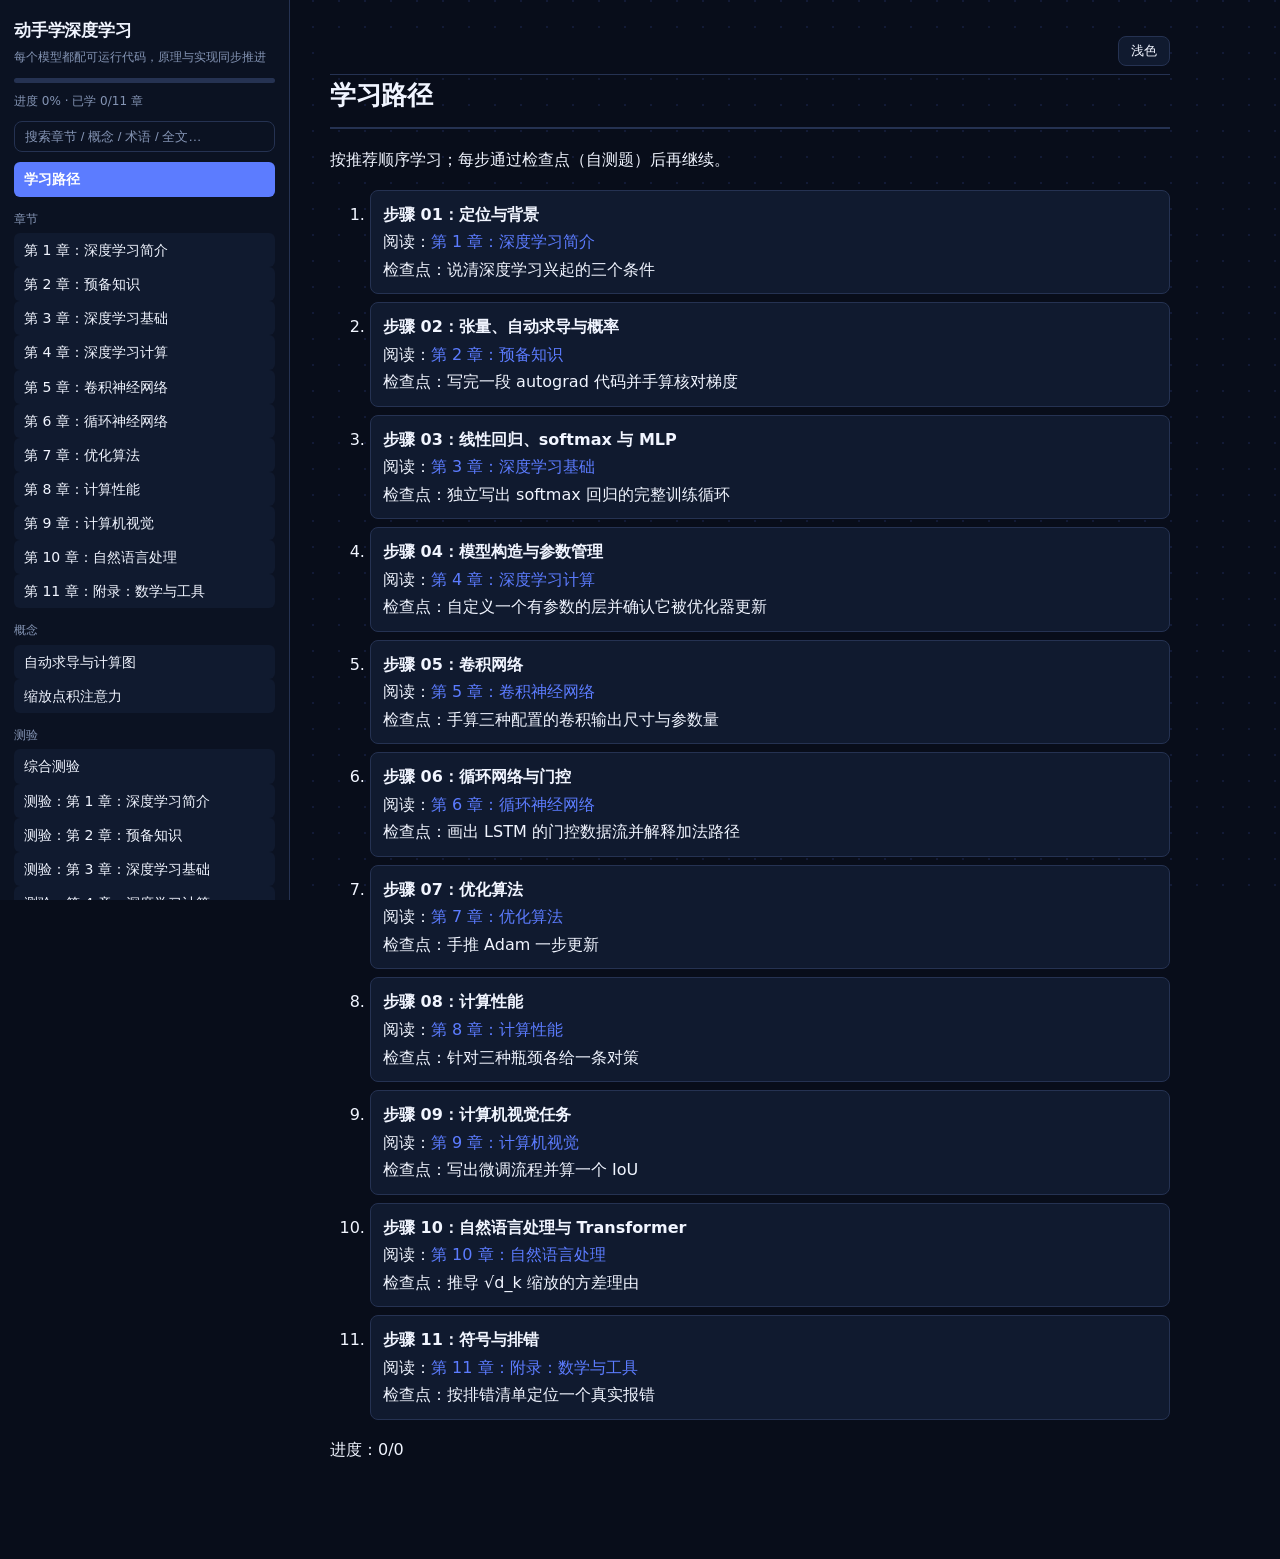
<file: 04-动手学深度学习/d2l学习伴侣.html>
<!DOCTYPE html>
<html lang="zh-CN">
<head>
<meta charset="utf-8">
<meta name="viewport" content="width=device-width, initial-scale=1">
<title>动手学深度学习</title>
<style>
:root{
  --bg:#f7f7f8; --panel:#ffffff; --text:#1f2328; --muted:#6b7280;
  --accent:#2563eb; --accent-soft:#dbeafe; --border:#e5e7eb;
  --ok:#16a34a; --bad:#dc2626; --code-bg:#f3f4f6;
}
[data-theme="dark"]{
  --bg:#111318; --panel:#1a1d24; --text:#e5e7eb; --muted:#9ca3af;
  --accent:#60a5fa; --accent-soft:#1e3a5f; --border:#2d333d;
  --ok:#4ade80; --bad:#f87171; --code-bg:#20242c;
}
*{box-sizing:border-box}
html,body{margin:0;padding:0}
body{font-family:-apple-system,BlinkMacSystemFont,"Segoe UI","PingFang SC","Hiragino Sans GB","Microsoft YaHei",sans-serif;
  background:var(--bg);color:var(--text);line-height:1.7;font-size:15px}
a{color:var(--accent);text-decoration:none}
a:hover{text-decoration:underline}
.layout{display:flex;min-height:100vh}
.sidebar{width:290px;flex:none;background:var(--panel);border-right:1px solid var(--border);
  padding:14px;position:sticky;top:0;height:100vh;overflow-y:auto}
.sidebar h1{font-size:17px;margin:2px 0 2px}
.sidebar .sub{font-size:12px;color:var(--muted);margin-bottom:10px}
#q{width:100%;padding:7px 10px;border:1px solid var(--border);border-radius:8px;background:var(--bg);color:var(--text);margin-bottom:10px}
.nav-sec{font-size:12px;color:var(--muted);margin:12px 0 4px;text-transform:uppercase;letter-spacing:.4px}
.nav-item{display:block;padding:5px 10px;border-radius:6px;color:var(--text);font-size:14px}
.nav-item:hover{background:var(--accent-soft);text-decoration:none}
.nav-item.active{background:var(--accent-soft);color:var(--accent);font-weight:600}
.nav-item .done{float:right;color:var(--ok);font-size:12px}
#nav-toggle{display:none}
.main{flex:1;min-width:0;padding:28px 40px 80px;max-width:920px}
.page h1{font-size:26px;border-bottom:2px solid var(--border);padding-bottom:8px;margin-top:0}
.page h2{font-size:20px;margin-top:26px}
.page h3{font-size:17px;margin-top:22px}
.page table{border-collapse:collapse;width:100%;margin:12px 0;font-size:14px}
.page th,.page td{border:1px solid var(--border);padding:6px 10px;text-align:left}
.page th{background:var(--code-bg)}
.page code{background:var(--code-bg);padding:2px 5px;border-radius:4px;font-size:.9em}
.page pre{background:var(--code-bg);padding:12px;border-radius:8px;overflow-x:auto;font-size:13px}
.page pre code{background:none;padding:0}
.page blockquote{border-left:4px solid var(--accent);margin:12px 0;padding:6px 14px;background:var(--accent-soft);border-radius:0 6px 6px 0}
.page blockquote blockquote{border-color:var(--muted)}
.page img{max-width:100%}
.mermaid{background:var(--code-bg);padding:14px;border-radius:8px;overflow-x:auto;font-family:ui-monospace,Menlo,Consolas,monospace;font-size:12.5px;white-space:pre;color:var(--muted)}
.mermaid-hint{font-size:12px;color:var(--muted);margin:4px 0 14px}
svg{max-width:100%;height:auto}
.quiz-item{border:1px solid var(--border);border-radius:10px;padding:14px 16px;margin:14px 0;background:var(--panel)}
.quiz-q{margin:0 0 8px;font-weight:500}
.quiz-opts label{display:block;padding:4px 0;cursor:pointer}
.quiz-blank{width:60%;padding:6px 10px;border:1px solid var(--border);border-radius:6px;background:var(--bg);color:var(--text)}
.quiz-check{margin-top:10px;padding:6px 16px;border:none;border-radius:6px;background:var(--accent);color:#fff;cursor:pointer}
.quiz-feedback{margin-left:12px;font-size:13px}
.fb-ok{color:var(--ok)}.fb-bad{color:var(--bad)}
.quiz-explain{margin-top:8px;font-size:13px;color:var(--muted);border-top:1px dashed var(--border);padding-top:6px}
.flashcard{perspective:1200px;margin:24px auto;max-width:520px;cursor:pointer;user-select:none}
.fc-inner{position:relative;width:100%;height:240px;transform-style:preserve-3d;transition:transform .5s}
.flashcard.flip .fc-inner{transform:rotateY(180deg)}
.fc-front,.fc-back{position:absolute;inset:0;backface-visibility:hidden;display:flex;align-items:center;justify-content:center;
  padding:22px;border-radius:14px;border:1px solid var(--border);background:var(--panel);font-size:16px;text-align:center}
.fc-back{transform:rotateY(180deg);background:var(--accent-soft);color:var(--text)}
.card-controls{display:flex;gap:14px;align-items:center;margin:12px 0;flex-wrap:wrap}
.card-actions{display:flex;gap:12px;justify-content:center}
.card-actions button{padding:8px 22px;border:none;border-radius:8px;cursor:pointer;font-size:14px}
#card-known-btn{background:var(--ok);color:#fff}
#card-again-btn{background:var(--bad);color:#fff}
.card-counts{color:var(--muted);font-size:13px}
.path-step{margin:8px 0;padding:10px 12px;border:1px solid var(--border);border-radius:8px;background:var(--panel)}
.path-step.passed{border-color:var(--ok)}
#glossary-filter{width:100%;max-width:380px;padding:7px 10px;border:1px solid var(--border);border-radius:8px;background:var(--bg);color:var(--text);margin-bottom:10px}
#glossary-list li{padding:6px 0;border-bottom:1px dashed var(--border)}
.glossary-ref{color:var(--muted);font-size:12px}
.search-hit{margin:10px 0}
.topbar{position:sticky;top:0;background:var(--bg);padding:8px 0;display:flex;justify-content:flex-end;z-index:10}
#theme-btn{border:1px solid var(--border);background:var(--panel);color:var(--text);border-radius:8px;padding:5px 12px;cursor:pointer;white-space:nowrap}
#progress-bar{height:5px;background:var(--border);border-radius:3px;margin:8px 0;overflow:hidden}
#progress-bar>div{height:100%;width:0;background:var(--accent);transition:width .3s}
.empty{color:var(--muted);padding:20px 0}
@media print{.sidebar,.topbar,.quiz-actions,.card-actions,.card-controls{display:none!important}.main{max-width:none;padding:0}}
@media (max-width:760px){.sidebar{width:100%;height:auto;position:static;padding:10px 14px}
  #nav{display:none}.sidebar.open #nav{display:block}
  #nav-toggle{display:block;width:100%;padding:8px 10px;margin:4px 0;border:1px solid var(--border);border-radius:8px;background:var(--bg);color:var(--text);font-size:14px;text-align:left;cursor:pointer}
  .layout{flex-direction:column}.main{padding:16px}}
</style>
<link rel="icon" type="image/x-icon" href="../favicon.ico">
<style id="zs-visual-theme">
/* 知枢 · 深色视觉层 · 只改样式，不改结构
   适用：知枢多书总入口 / 单书伴侣 / 旧版从零推导页。
   设计口径：深色底、钴蓝+鲸青、衬线标题、点阵底纹、无玻璃拟态。 */

:root,
html[data-theme="dark"],
body[data-theme="dark"] {
  --bg: #080d1a;
  --bg-soft: #0b1222;
  --bg2: #0b1222;
  --bg3: #16213b;
  --panel: #101a2f;
  --panel-2: #16213b;
  --card: #101a2f;
  --text: #f1f5ff;
  --text2: #c7d0e5;
  --text3: #8494b4;
  --muted: #8494b4;
  --border: #253252;
  --accent: #5c7cff;
  --accent-strong: #4d6bff;
  --accent2: #16c7d9;
  --accent3: #2bd9a5;
  --accent-soft: #18264a;
  --ok: #2bd9a5;
  --bad: #ff7088;
  --warn: #f5b35c;
  --danger: #ff7088;
  --code-bg: #0a1120;
  --dot: rgba(92, 124, 255, .12);
  --radius: 10px;
  --font-display: "Noto Serif CJK SC", "Noto Serif SC", "Songti SC", "STSong", Georgia, serif;
  --font-body: "Noto Sans CJK SC", "Noto Sans SC", "PingFang SC", "Hiragino Sans GB", "Microsoft YaHei", system-ui, sans-serif;
  --font-mono: "JetBrains Mono", "SFMono-Regular", Consolas, "Liberation Mono", monospace;
  --ink: #f1f5ff;
  --ink-2: #c7d0e5;
  --ink-3: #8494b4;
  --paper: #080d1a;
  --paper-2: #101a2f;
  --wash: #0b1222;
  --line: #253252;
  --line-soft: #1b2742;
}

html[data-theme="light"],
body[data-theme="light"],
body[data-theme=""] {
  --bg: #edf1f8;
  --bg-soft: #e4eaf5;
  --bg2: #e4eaf5;
  --bg3: #dbe4f2;
  --panel: #f9fbff;
  --panel-2: #f1f5fc;
  --card: #f9fbff;
  --text: #111827;
  --text2: #26324a;
  --text3: #5b6b86;
  --muted: #5b6b86;
  --border: #c9d4e8;
  --accent: #3950de;
  --accent-strong: #2f43c9;
  --accent2: #0e8fa4;
  --accent3: #12805f;
  --accent-soft: #dbe4ff;
  --ok: #12805f;
  --bad: #c02a44;
  --warn: #9a5b00;
  --danger: #c02a44;
  --code-bg: #eef2f9;
  --dot: rgba(57, 80, 222, .10);
  --ink: #111827;
  --ink-2: #26324a;
  --ink-3: #5b6b86;
  --paper: #edf1f8;
  --paper-2: #f9fbff;
  --wash: #e4eaf5;
  --line: #c9d4e8;
  --line-soft: #dbe4f2;
}

html,
body {
  background-color: var(--bg) !important;
  color: var(--text) !important;
}

body {
  font-family: var(--font-body) !important;
  background-image: radial-gradient(circle at 1px 1px, var(--dot) 1px, transparent 1.2px);
  background-size: 26px 26px;
  background-attachment: fixed;
  font-size: 16px;
  line-height: 1.72;
}

h1, h2, h3, h4, h5,
.page h1, .page h2, .page h3,
.brand, .hero-title, .title {
  font-family: var(--font-display) !important;
  letter-spacing: -.012em;
}

h1, h2, h3, h4, h5,
.page h1, .page h2, .page h3 {
  color: var(--text) !important;
}

header,
.topbar,
.topbar-fixed,
#topbar,
.site-header {
  background: var(--bg) !important;
  border-color: var(--border) !important;
  color: var(--text) !important;
}

header,
.topbar,
.topbar-fixed,
#topbar {
  box-shadow: 0 1px 0 var(--border);
}

/* 通用 hero / 页头：旧版单页常用 .header 或 .hero，不是 header 标签 */
.hero,
.header,
.page-header,
.hero-block {
  background: var(--bg) !important;
  color: var(--text) !important;
  border-bottom: 1px solid var(--border);
  box-shadow: none !important;
}

.hero h1,
.header h1,
.page-header h1,
.hero p,
.header p,
.page-header p {
  color: var(--text) !important;
}

.section-title {
  border-left-color: var(--accent) !important;
  color: var(--text) !important;
}

.stat .num,
.metric .num,
.kpi .value {
  color: var(--accent2) !important;
}


.brand span,
.sub,
.meta,
.muted,
.text-muted,
.card .meta,
.book-card .meta {
  color: var(--muted) !important;
}

.sidebar,
aside.sidebar,
#sidebar,
.rail {
  background: var(--bg-soft) !important;
  border-color: var(--border) !important;
}

.main,
main.main,
#view,
.view {
  background: transparent !important;
  color: var(--text) !important;
}

.page,
.page * {
  border-color: var(--border);
}

.page h1 {
  border-bottom-color: var(--border) !important;
}

a {
  color: var(--accent) !important;
}

a:hover {
  color: var(--accent2) !important;
}

.tab,
.tabs button,
.tabs .tab,
.nav-item,
#theme-btn,
#nav-toggle,
button {
  color: var(--text) !important;
  background: var(--panel) !important;
  border-color: var(--border) !important;
}

.tab:hover,
.tabs button:hover,
.nav-item:hover,
button:hover {
  background: var(--accent-soft) !important;
}

.tab.active,
.tabs .tab.active,
.nav-item.active,
button.primary,
.btn.primary,
.quiz-check {
  background: var(--accent) !important;
  border-color: var(--accent) !important;
  color: #fff !important;
}

.nav-item.active,
.tab.active {
  color: #fff !important;
}

.nav-sec,
.nav-label,
.sidebar .sub {
  color: var(--muted) !important;
}

#progress-bar,
.bar,
.progress {
  background: var(--border) !important;
}

#progress-bar > div,
#progress-fill,
.bar > i,
.progress > i {
  background: var(--accent) !important;
}

input,
select,
textarea,
#q,
#glossary-filter,
.search,
.search input {
  background: var(--bg-soft) !important;
  color: var(--text) !important;
  border-color: var(--border) !important;
}

input::placeholder,
textarea::placeholder,
#q::placeholder,
#glossary-filter::placeholder {
  color: var(--text3) !important;
}

.page table,
table {
  border-color: var(--border) !important;
  color: var(--text) !important;
}

.page th,
th {
  background: var(--panel-2) !important;
  color: var(--text) !important;
  border-color: var(--border) !important;
}

.page td,
td {
  border-color: var(--border) !important;
}

.page code,
code,
kbd,
samp {
  background: var(--code-bg) !important;
  color: #dbe6ff !important;
}

html[data-theme="light"] code,
body[data-theme="light"] code,
body[data-theme=""] code,
html[data-theme="light"] .page code,
body[data-theme="light"] .page code,
body[data-theme=""] .page code {
  color: #17223b !important;
}

.page pre,
pre {
  background: var(--code-bg) !important;
  color: #dbe6ff !important;
  border: 1px solid var(--border);
}

html[data-theme="light"] pre,
body[data-theme="light"] pre,
body[data-theme=""] pre {
  color: #17223b !important;
}

.page blockquote,
blockquote {
  background: var(--accent-soft) !important;
  border-left-color: var(--accent) !important;
  color: var(--text) !important;
}

.mermaid,
.mermaid-hint {
  background: var(--code-bg) !important;
  color: var(--muted) !important;
  border-color: var(--border) !important;
}

.quiz-item,
.path-step,
.book-card,
.concept-card,
.pattern-card,
.term-card,
.diag-card,
.search-hit,
.card,
.box,
.panel,
.fc-front,
.fc-back,
details,
summary {
  background: var(--panel) !important;
  border-color: var(--border) !important;
  color: var(--text) !important;
}

.book-card:hover,
.concept-card:hover,
.quiz-item:hover {
  border-color: var(--accent) !important;
}

.quiz-explain,
.source-badge,
.glossary-ref,
.card-counts,
.source,
.citation {
  color: var(--muted) !important;
  border-color: var(--border) !important;
}

.quiz-blank,
.quiz-opts label,
.quiz-opts label:hover {
  background: var(--bg-soft) !important;
  color: var(--text) !important;
  border-color: var(--border) !important;
}

.fc-back {
  background: var(--accent-soft) !important;
}

.tag,
.pill,
.badge {
  background: var(--panel-2) !important;
  border-color: var(--border) !important;
  color: var(--text2) !important;
}

.empty {
  color: var(--muted) !important;
}

.card .icon:empty,
.icon-label:empty {
  display: none !important;
}

* {
  scrollbar-color: #2a3a5f transparent;
  scrollbar-width: thin;
}

::selection {
  background: var(--accent);
  color: #fff;
}

/* 深色主题下代码高亮不要被旧样式压成白底 */
html[data-theme="dark"] .page pre,
body[data-theme="dark"] .page pre {
  background: var(--code-bg) !important;
}

/* 旧版页面里的白色卡片兜底 */
html[data-theme="dark"] .page .card,
body[data-theme="dark"] .page .card {
  background: var(--panel) !important;
}

@media (max-width: 820px) {
  body {
    background-size: 22px 22px;
    font-size: 15.5px;
  }
  header,
  .topbar,
  .topbar-fixed {
    background: var(--bg) !important;
  }
}

@media (prefers-reduced-motion: reduce) {
  *, *::before, *::after {
    transition-duration: .001ms !important;
    animation-duration: .001ms !important;
    animation-iteration-count: 1 !important;
  }
}

@media print {
  html, body {
    background: #fff !important;
    color: #000 !important;
  }
  body {
    background-image: none !important;
  }
}

/* 多书总入口：窄屏下书籍标签横滑，不再堆成四五行 */
@media (max-width: 720px) {
  header .tabs,
  .tabs {
    display: flex !important;
    flex-wrap: nowrap !important;
    overflow-x: auto;
    overflow-y: hidden;
    max-width: 100%;
    padding-bottom: 4px;
    scrollbar-width: thin;
    -webkit-overflow-scrolling: touch;
  }

  header .tabs > *,
  .tabs > * {
    flex: 0 0 auto;
  }

  .tabs::-webkit-scrollbar {
    height: 4px;
  }
  .tabs::-webkit-scrollbar-thumb {
    background: var(--border);
    border-radius: 4px;
  }
}


</style>
</head>
<body>
<div class="layout">
  <aside class="sidebar">
    <h1>动手学深度学习</h1>
    <div class="sub">每个模型都配可运行代码，原理与实现同步推进</div>
    <div id="progress-bar"><div id="progress-fill"></div></div>
    <div class="sub" id="progress-label">进度 0%</div>
    <input id="q" type="search" placeholder="搜索章节 / 概念 / 术语 / 全文…">
    <nav id="nav"></nav>
  </aside>
  <main class="main">
    <div class="topbar"><button id="theme-btn">🌙 深色</button></div>
    <div id="view" class="page"></div>
  </main>
</div>
<script>
const DATA = {"manifest": {"slug": "d2l", "title": "动手学深度学习", "subtitle": "每个模型都配可运行代码，原理与实现同步推进", "book": {"title": "动手学深度学习", "author": "阿斯顿·张、李沐、扎卡里 C. 立顿、亚历山大 J. 斯莫拉", "source": ["动手学深度学习 (阿斯顿·张, 李沐 etc.).pdf"]}, "audience": "大一：会微积分与概率基础，线性代数需补", "goal": "能把书里的每个模型写成代码并跑通，同时说得清每一行对应哪个公式", "learningPath": [{"step": "01", "title": "定位与背景", "chapterIds": ["ch01"], "prereq": "无", "checkpoint": "说清深度学习兴起的三个条件", "goal": "建立全局位置感"}, {"step": "02", "title": "张量、自动求导与概率", "chapterIds": ["ch02"], "prereq": "ch01", "checkpoint": "写完一段 autograd 代码并手算核对梯度", "goal": "掌握全书的最小工具集"}, {"step": "03", "title": "线性回归、softmax 与 MLP", "chapterIds": ["ch03"], "prereq": "ch02", "checkpoint": "独立写出 softmax 回归的完整训练循环", "goal": "跑通第一个可训练模型"}, {"step": "04", "title": "模型构造与参数管理", "chapterIds": ["ch04"], "prereq": "ch03", "checkpoint": "自定义一个有参数的层并确认它被优化器更新", "goal": "掌握工程化写法"}, {"step": "05", "title": "卷积网络", "chapterIds": ["ch05"], "prereq": "ch03、ch04", "checkpoint": "手算三种配置的卷积输出尺寸与参数量", "goal": "掌握视觉模型的基本构件"}, {"step": "06", "title": "循环网络与门控", "chapterIds": ["ch06"], "prereq": "ch05", "checkpoint": "画出 LSTM 的门控数据流并解释加法路径", "goal": "掌握序列建模"}, {"step": "07", "title": "优化算法", "chapterIds": ["ch07"], "prereq": "ch03", "checkpoint": "手推 Adam 一步更新", "goal": "理解优化器在解决什么问题"}, {"step": "08", "title": "计算性能", "chapterIds": ["ch08"], "prereq": "ch04、ch07", "checkpoint": "针对三种瓶颈各给一条对策", "goal": "能定位训练速度问题"}, {"step": "09", "title": "计算机视觉任务", "chapterIds": ["ch09"], "prereq": "ch05、ch07", "checkpoint": "写出微调流程并算一个 IoU", "goal": "掌握检测与分割的转化思路"}, {"step": "10", "title": "自然语言处理与 Transformer", "chapterIds": ["ch10"], "prereq": "ch06、ch07", "checkpoint": "推导 √d_k 缩放的方差理由", "goal": "掌握注意力机制"}, {"step": "11", "title": "符号与排错", "chapterIds": ["ch11"], "prereq": "全书", "checkpoint": "按排错清单定位一个真实报错", "goal": "建立可维护的调试习惯"}], "chapters": [{"id": "ch01", "title": "第 1 章：深度学习简介", "file": "chapters/ch01.md", "difficulty": 1}, {"id": "ch02", "title": "第 2 章：预备知识", "file": "chapters/ch02.md", "difficulty": 1}, {"id": "ch03", "title": "第 3 章：深度学习基础", "file": "chapters/ch03.md", "difficulty": 3}, {"id": "ch04", "title": "第 4 章：深度学习计算", "file": "chapters/ch04.md", "difficulty": 2}, {"id": "ch05", "title": "第 5 章：卷积神经网络", "file": "chapters/ch05.md", "difficulty": 3}, {"id": "ch06", "title": "第 6 章：循环神经网络", "file": "chapters/ch06.md", "difficulty": 3}, {"id": "ch07", "title": "第 7 章：优化算法", "file": "chapters/ch07.md", "difficulty": 3}, {"id": "ch08", "title": "第 8 章：计算性能", "file": "chapters/ch08.md", "difficulty": 2}, {"id": "ch09", "title": "第 9 章：计算机视觉", "file": "chapters/ch09.md", "difficulty": 3}, {"id": "ch10", "title": "第 10 章：自然语言处理", "file": "chapters/ch10.md", "difficulty": 3}, {"id": "ch11", "title": "第 11 章：附录：数学与工具", "file": "chapters/ch11.md", "difficulty": 1}], "concepts": [{"id": "c01", "title": "自动求导与计算图", "file": "concepts/c01.md", "chapterIds": ["ch02", "ch03"]}, {"id": "c02", "title": "缩放点积注意力", "file": "concepts/c02.md", "chapterIds": ["ch10"]}], "glossary": [{"term": "端到端训练", "def": "从原始输入到最终输出整条流水线一起用梯度优化。", "chapterId": "ch01"}, {"term": "特征工程", "def": "人工设计输入表示的传统做法。", "chapterId": "ch01"}, {"term": "NDArray", "def": "支持 GPU 与自动求导的多维数组结构。", "chapterId": "ch02"}, {"term": "自动求导", "def": "框架记录前向计算图并反向计算梯度的机制。", "chapterId": "ch02"}, {"term": "条件概率", "def": "在事件 B 发生的前提下 A 发生的概率，P(A|B)。", "chapterId": "ch02"}, {"term": "小批量随机梯度下降", "def": "每次用一小批样本估计梯度并更新参数。", "chapterId": "ch03"}, {"term": "softmax", "def": "把一组分数变成和为 1 的概率分布。", "chapterId": "ch03"}, {"term": "权重衰减", "def": "在损失中加入权重平方项抑制过大参数。", "chapterId": "ch03"}, {"term": "梯度裁剪", "def": "梯度范数超阈值时按比例缩放，防止爆炸。", "chapterId": "ch03"}, {"term": "Module", "def": "封装子层、参数与前向逻辑的模型容器。", "chapterId": "ch04"}, {"term": "超参数", "def": "训练前人为设定的配置项，如学习率与层数。", "chapterId": "ch04"}, {"term": "互相关", "def": "核不翻转、直接逐元素乘加的卷积实现。", "chapterId": "ch05"}, {"term": "感受野", "def": "输出中一个元素对应的输入区域大小。", "chapterId": "ch05"}, {"term": "1×1 卷积", "def": "核大小为 1、只在通道维做线性组合的卷积。", "chapterId": "ch05"}, {"term": "LeNet", "def": "最早的卷积网络之一，用于手写数字识别。", "chapterId": "ch05"}, {"term": "循环神经网络", "def": "带隐状态、在时间维共享参数的序列模型。", "chapterId": "ch06"}, {"term": "通过时间反向传播", "def": "把 RNN 按时间展开后做反向传播的算法。", "chapterId": "ch06"}, {"term": "门控循环单元", "def": "用重置门与更新门控制信息流的简化门控 RNN。", "chapterId": "ch06"}, {"term": "长短期记忆", "def": "引入细胞状态与三个门的门控 RNN，缓解梯度消失。", "chapterId": "ch06"}, {"term": "动量法", "def": "累积历史梯度方向以加速一致维度、抑制震荡的优化方法。", "chapterId": "ch07"}, {"term": "AdaGrad", "def": "按历史梯度平方和自适应缩小各维步长的算法。", "chapterId": "ch07"}, {"term": "Adam", "def": "结合一阶矩与二阶矩估计并做偏置修正的自适应优化器。", "chapterId": "ch07"}, {"term": "学习率调度", "def": "按训练进度调整学习率的策略。", "chapterId": "ch07"}, {"term": "数据并行", "def": "每卡一份模型、数据分片的并行训练方式。", "chapterId": "ch08"}, {"term": "模型并行", "def": "把模型切分到多卡的并行训练方式。", "chapterId": "ch08"}, {"term": "梯度累积", "def": "多次小批量累积梯度后再更新，等效增大批大小。", "chapterId": "ch08"}, {"term": "图像增广", "def": "通过翻转裁剪变色等变换扩大训练分布的正则手段。", "chapterId": "ch09"}, {"term": "微调", "def": "在预训练模型上替换输出层并以小学习率继续训练。", "chapterId": "ch09"}, {"term": "IoU", "def": "两个框交集与并集的面积比。", "chapterId": "ch09"}, {"term": "锚框", "def": "预设的参考框，模型预测相对它的偏移与类别。", "chapterId": "ch09"}, {"term": "非极大值抑制", "def": "按分数抑制重叠检测框的后处理算法。", "chapterId": "ch09"}, {"term": "风格迁移", "def": "用内容损失与风格损失优化生成图像的技术。", "chapterId": "ch09"}, {"term": "词嵌入", "def": "把离散词映射为稠密向量以表达语义相似性。", "chapterId": "ch10"}, {"term": "负采样", "def": "用少量随机负例替代全词表归一化的训练加速技巧。", "chapterId": "ch10"}, {"term": "注意力机制", "def": "按相关性对序列各位置加权求和的信息聚合方式。", "chapterId": "ch10"}, {"term": "自注意力", "def": "序列内部各位置相互计算相关性的注意力形式。", "chapterId": "ch10"}, {"term": "位置编码", "def": "为无顺序感知的模型注入位置信息的向量。", "chapterId": "ch10"}, {"term": "范数", "def": "衡量向量长度的函数，常用 L1 与 L2。", "chapterId": "ch11"}, {"term": "DataLoader", "def": "负责批处理、打乱与并行加载数据的工具。", "chapterId": "ch11"}], "patterns": {"file": "patterns.md"}, "cheatsheet": {"file": "cheatsheet.md"}, "quizzes": [{"id": "q01", "chapterId": "ch01", "type": "single", "question": "深度学习兴起的三个必要条件不包括？", "explain": "数据、算力、算法三件凑齐即可，理论完备性不是必要条件。", "options": ["大规模数据", "GPU 算力", "完备的理论保证", "训练算法改进"], "answer": 2}, {"id": "q02", "chapterId": "ch01", "type": "single", "question": "端到端训练的主要代价？", "explain": "特征与分类器一起学，出错难定位。", "options": ["训练变慢", "难定位错误来源", "必须用 GPU", "不能处理图像"], "answer": 1}, {"id": "q03", "chapterId": "ch02", "type": "single", "question": "二维数组 sum(axis=0) 的结果形状？", "explain": "消掉行维，剩下每列的和。", "options": ["行数", "列数", "标量", "原形状"], "answer": 1}, {"id": "q04", "chapterId": "ch02", "type": "single", "question": "y=2x² 在 x=3 处的导数？", "explain": "dy/dx=4x=12。", "options": ["6", "18", "12", "2"], "answer": 2}, {"id": "q05", "chapterId": "ch03", "type": "single", "question": "softmax 对分数的梯度是？", "explain": "交叉熵配 softmax 的梯度化简为预测减标签。", "options": ["ŷ_j", "ŷ_j - y_j", "y_j - ŷ_j", "1"], "answer": 1}, {"id": "q06", "chapterId": "ch03", "type": "single", "question": "MLP 去掉激活函数的后果？", "explain": "多层线性变换等价于一次线性变换。", "options": ["变成 SVM", "训练更快", "退化为线性模型", "不影响结果"], "answer": 2}, {"id": "q07", "chapterId": "ch03", "type": "single", "question": "权重衰减在梯度上的体现？", "explain": "L2 惩罚的梯度是 λw。", "options": ["每次更新多减 λw", "学习率变小", "梯度被裁剪", "参数被置零"], "answer": 0}, {"id": "q08", "chapterId": "ch03", "type": "blank", "question": "softmax 计算前先减去____，可避免指数溢出。", "explain": "减去 max(o) 不改变结果但防止 exp 溢出。", "options": [], "answer": "最大值"}, {"id": "q09", "chapterId": "ch04", "type": "single", "question": "自定义层漏登记参数的后果？", "explain": "优化器只遍历登记过的参数，漏了就不更新也不报错。", "options": ["报错", "自动登记", "该参数不更新", "模型无法前向"], "answer": 2}, {"id": "q10", "chapterId": "ch04", "type": "single", "question": "模型搬到 GPU 后数据怎么办？", "explain": "前向要求同设备，数据必须显式搬过去。", "options": ["自动跟随", "手动搬", "无需搬", "只能留 CPU"], "answer": 1}, {"id": "q11", "chapterId": "ch05", "type": "single", "question": "输入 32×32、K=5、P=2、S=1，输出尺寸？", "explain": "(32-5+4)/1+1=32。", "options": ["28", "30", "32", "34"], "answer": 2}, {"id": "q12", "chapterId": "ch05", "type": "single", "question": "3 通道输入、64 通道输出、3×3 核的参数量？", "explain": "3×3×3×64+64=1792。", "options": ["576", "1792", "2304", "1728"], "answer": 1}, {"id": "q13", "chapterId": "ch05", "type": "single", "question": "1×1 卷积的作用是？", "explain": "它在通道维做全连接，可升维或降维。", "options": ["无意义", "跨通道线性组合与降维", "增加空间尺寸", "替代池化"], "answer": 1}, {"id": "q14", "chapterId": "ch06", "type": "single", "question": "RNN 参数共享的含义？", "explain": "权重在时间维复用，参数量与序列长度无关。", "options": ["不同时间步不同权重", "所有时间步共用一组权重", "只共享偏置", "每层共享"], "answer": 1}, {"id": "q15", "chapterId": "ch06", "type": "single", "question": "LSTM 缓解梯度消失的关键？", "explain": "加法路径让梯度近似原样回传。", "options": ["更多参数", "三个门", "细胞状态的加法更新", "双向结构"], "answer": 2}, {"id": "q16", "chapterId": "ch06", "type": "single", "question": "双向 RNN 不适合？", "explain": "实时任务拿不到未来信息。", "options": ["实时流式预测", "整句情感分类", "命名实体标注", "离线文本分类"], "answer": 0}, {"id": "q17", "chapterId": "ch06", "type": "blank", "question": "BPTT 的中文全称是“通过____的反向传播”。", "explain": "Backpropagation Through Time。", "options": [], "answer": "时间"}, {"id": "q18", "chapterId": "ch07", "type": "single", "question": "Adam 偏置修正解决什么？", "explain": "m、v 初值 0 导致前几步偏小，除以 1-β^t 修正。", "options": ["梯度爆炸", "初期矩估计偏小", "学习率衰减", "内存占用"], "answer": 1}, {"id": "q19", "chapterId": "ch07", "type": "single", "question": "AdaGrad 的主要缺陷？", "explain": "平方累加单调增长使步长趋近 0。", "options": ["内存占用大", "不能处理稀疏数据", "后期学习率趋零", "无法并行"], "answer": 2}, {"id": "q20", "chapterId": "ch07", "type": "single", "question": "动量在震荡维度上的效果？", "explain": "正负梯度抵消，震荡被平均。", "options": ["步长变小", "步长变大", "不变", "变为 0"], "answer": 0}, {"id": "q21", "chapterId": "ch08", "type": "single", "question": "数据并行中每张卡存放什么？", "explain": "每卡完整模型副本，数据分片。", "options": ["模型的一部分", "完整模型", "只有参数", "只有数据"], "answer": 1}, {"id": "q22", "chapterId": "ch08", "type": "single", "question": "单卡 GPU 利用率低最可能的原因？", "explain": "GPU 在等 CPU 供数据。", "options": ["数据加载瓶颈", "算力不足", "显存不足", "通信瓶颈"], "answer": 0}, {"id": "q23", "chapterId": "ch09", "type": "single", "question": "IoU 的定义？", "explain": "交并比衡量框重合程度。", "options": ["交集除以面积和", "交集除以并集", "并集除以交集", "中心点距离"], "answer": 1}, {"id": "q24", "chapterId": "ch09", "type": "single", "question": "NMS 的作用？", "explain": "按分数保留最优框并抑制高重叠框。", "options": ["生成锚框", "计算损失", "去除重叠检测框", "放大特征图"], "answer": 2}, {"id": "q25", "chapterId": "ch09", "type": "single", "question": "风格损失基于什么？", "explain": "Gram 矩阵刻画通道间相关性，代表风格。", "options": ["Gram 矩阵", "像素差", "交叉熵", "IoU"], "answer": 0}, {"id": "q26", "chapterId": "ch10", "type": "single", "question": "负采样把复杂度从 O(V) 降到？", "explain": "只采样少量负例，复杂度与 K 相关。", "options": ["O(1)", "O(K)", "O(logV)", "不变"], "answer": 1}, {"id": "q27", "chapterId": "ch10", "type": "single", "question": "自注意力除以 √d_k 的目的？", "explain": "点积方差为 d_k，除后回到 1，梯度更稳。", "options": ["减少参数", "加快收敛", "防止点积过大使 softmax 饱和", "归一化输入"], "answer": 2}, {"id": "q28", "chapterId": "ch10", "type": "single", "question": "Transformer 需要位置编码的原因？", "explain": "自注意力打乱输入结果不变。", "options": ["自注意力对顺序不敏感", "防止过拟合", "减少计算", "词嵌入维度不够"], "answer": 0}, {"id": "q29", "chapterId": "ch11", "type": "single", "question": "A ⊙ B 与 A @ B 的区别？", "explain": "⊙ 逐元素，@ 矩阵乘。", "options": ["完全相同", "逐元素乘 vs 矩阵乘", "都是转置", "前者是求逆"], "answer": 1}], "flashcards": [{"id": "f01", "chapterId": "ch01", "front": "AI、ML、DL 的包含关系？", "back": "AI ⊃ 机器学习 ⊃ 深度学习。", "tags": ["intro"]}, {"id": "f02", "chapterId": "ch01", "front": "深度学习兴起的三个条件？", "back": "数据、算力、算法改进。", "tags": ["intro"]}, {"id": "f03", "chapterId": "ch02", "front": "axis 参数的含义？", "back": "指定被消掉的那一维。", "tags": ["tensor"]}, {"id": "f04", "chapterId": "ch02", "front": "自动求导需要哪两步？", "back": "在 record 上下文做前向，再调 backward。", "tags": ["autograd"]}, {"id": "f05", "chapterId": "ch02", "front": "正态分布 68% 对应什么区间？", "back": "μ±σ。", "tags": ["probability"]}, {"id": "f06", "chapterId": "ch03", "front": "线性回归的损失与更新？", "back": "ℓ=(ŷ-y)²/2，小批量 SGD 更新。", "tags": ["linear"]}, {"id": "f07", "chapterId": "ch03", "front": "softmax 交叉熵的梯度？", "back": "∂ℓ/∂o_j=ŷ_j-y_j。", "tags": ["softmax"]}, {"id": "f08", "chapterId": "ch03", "front": "为什么 MLP 必须有非线性？", "back": "否则多层等价于单层。", "tags": ["mlp"]}, {"id": "f09", "chapterId": "ch03", "front": "Dropout 推理时怎么处理？", "back": "全部神经元启用，不做缩放（倒置 dropout）。", "tags": ["regularization"]}, {"id": "f10", "chapterId": "ch03", "front": "梯度裁剪怎么做？", "back": "梯度范数超阈值时按 θ/||g|| 缩放。", "tags": ["stability"]}, {"id": "f11", "chapterId": "ch04", "front": "Module 封装了什么？", "back": "子层结构、参数登记、前向逻辑。", "tags": ["module"]}, {"id": "f12", "chapterId": "ch04", "front": "参数与超参数的区别？", "back": "参数由梯度更新，超参数由验证集选择。", "tags": ["parameter"]}, {"id": "f13", "chapterId": "ch04", "front": "自定义层为什么要显式登记参数？", "back": "优化器只遍历登记过的参数。", "tags": ["layer"]}, {"id": "f14", "chapterId": "ch05", "front": "卷积输出尺寸公式？", "back": "(H-K+2P)/S+1。", "tags": ["cnn"]}, {"id": "f15", "chapterId": "ch05", "front": "多通道卷积核的形状？", "back": "(输出通道, 输入通道, 核高, 核宽)。", "tags": ["cnn"]}, {"id": "f16", "chapterId": "ch05", "front": "1×1 卷积为什么有用？", "back": "等价于通道维全连接，可降维或升维且参数少。", "tags": ["cnn"]}, {"id": "f17", "chapterId": "ch05", "front": "池化反向传播规则？", "back": "梯度只传给正向取到最大值的位置。", "tags": ["pooling"]}, {"id": "f18", "chapterId": "ch05", "front": "LeNet 的结构要点？", "back": "两个卷积池化块 + 三个全连接层。", "tags": ["lenet"]}, {"id": "f19", "chapterId": "ch06", "front": "RNN 隐状态更新式？", "back": "h_t=φ(W_hh h_{t-1}+W_xh x_t+b_h)。", "tags": ["rnn"]}, {"id": "f20", "chapterId": "ch06", "front": "BPTT 梯度为什么会爆炸或消失？", "back": "沿时间连乘雅可比，范数大于 1 爆炸、小于 1 消失。", "tags": ["bptt"]}, {"id": "f21", "chapterId": "ch06", "front": "LSTM 细胞状态为什么能保留长程信息？", "back": "更新是加法，梯度可近似原样回传。", "tags": ["lstm"]}, {"id": "f22", "chapterId": "ch06", "front": "GRU 的两个门？", "back": "重置门与更新门。", "tags": ["gru"]}, {"id": "f23", "chapterId": "ch06", "front": "双向 RNN 的适用条件？", "back": "整段输入已知，不需要实时输出。", "tags": ["rnn"]}, {"id": "f24", "chapterId": "ch07", "front": "动量法的更新式？", "back": "v_t=βv_{t-1}+g_t，θ←θ-ηv_t。", "tags": ["optimizer"]}, {"id": "f25", "chapterId": "ch07", "front": "AdaGrad 与 RMSProp 的差别？", "back": "前者累加平方导致停滞，后者用指数移动平均。", "tags": ["optimizer"]}, {"id": "f26", "chapterId": "ch07", "front": "Adam 的偏置修正公式？", "back": "m̂=m/(1-β₁^t)，v̂=v/(1-β₂^t)。", "tags": ["adam"]}, {"id": "f27", "chapterId": "ch07", "front": "学习率预热的动机？", "back": "避免训练初期梯度过大导致发散。", "tags": ["schedule"]}, {"id": "f28", "chapterId": "ch08", "front": "数据并行与模型并行的区别？", "back": "前者分数据、每卡全模型；后者切模型、跨卡传中间结果。", "tags": ["distributed"]}, {"id": "f29", "chapterId": "ch08", "front": "显存不足的四种缓解手段？", "back": "减 batch、梯度累积、混合精度、重计算。", "tags": ["memory"]}, {"id": "f30", "chapterId": "ch08", "front": "异步计算的主要代价？", "back": "调试困难、计时需显式同步。", "tags": ["performance"]}, {"id": "f31", "chapterId": "ch09", "front": "图像增广为什么等价于正则？", "back": "扩大分布覆盖，逼模型学不变特征而非记忆位置。", "tags": ["augmentation"]}, {"id": "f32", "chapterId": "ch09", "front": "微调的标准流程？", "back": "加载预训练→换分类头→冻结或全解冻→小学习率训练。", "tags": ["finetune"]}, {"id": "f33", "chapterId": "ch09", "front": "锚框解决了什么问题？", "back": "把任意框回归变成相对参考框的小幅偏移回归。", "tags": ["detection"]}, {"id": "f34", "chapterId": "ch09", "front": "NMS 的流程？", "back": "按分数排序，保留最高，删除 IoU 超阈值的框，重复。", "tags": ["detection"]}, {"id": "f35", "chapterId": "ch09", "front": "语义分割与实例分割的差别？", "back": "前者同类不区分个体，后者区分。", "tags": ["segmentation"]}, {"id": "f36", "chapterId": "ch10", "front": "word2vec 的两种训练方式？", "back": "跳元模型 skip-gram 与连续词袋 CBOW。", "tags": ["embedding"]}, {"id": "f37", "chapterId": "ch10", "front": "负采样的核心思想？", "back": "把全词表 softmax 换成正例加少量负例的二分类。", "tags": ["embedding"]}, {"id": "f38", "chapterId": "ch10", "front": "GloVe 与 word2vec 的差异？", "back": "GloVe 拟合全局共现矩阵，word2vec 看局部窗口。", "tags": ["embedding"]}, {"id": "f39", "chapterId": "ch10", "front": "注意力的计算式？", "back": "α=softmax(score)，c=Σαh，按相关性加权求和。", "tags": ["attention"]}, {"id": "f40", "chapterId": "ch10", "front": "Transformer 自注意力公式？", "back": "softmax(QKᵀ/√d_k)V。", "tags": ["transformer"]}, {"id": "f41", "chapterId": "ch11", "front": "排错的第一顺位是什么？", "back": "形状。形状错必然导致后续全错。", "tags": ["debug"]}, {"id": "f42", "chapterId": "ch11", "front": "结果不可复现的常见原因？", "back": "随机种子未固定或用了非确定性算子。", "tags": ["debug"]}], "companion": "d2l学习伴侣.html"}, "pages": {"ch01": {"html": "<h1>第 1 章：深度学习简介<\/h1>\n<ul><li>\n<strong>难度<\/strong>：★☆☆ | <strong>预估学时<\/strong>：2 小时 | <strong>前置<\/strong>：无\n<\/ul>\n<h2>学习目标<\/h2>\n<p>学完本章，你能：说清深度学习与机器学习、人工智能三者的关系；列出深度学习在哪些任务上明显超过传统方法、为什么；解释“端到端训练”相对“手工设计特征”的优势与代价。<\/p>\n<h2>一句话核心<\/h2>\n<p>深度学习不是一门新算法，而是“用多层可微模块拼成一个函数，再用梯度把整条流水线一起调”的这套做法。<\/p>\n<h2>零基础讲解<\/h2>\n<h3>概念 1：三者关系（难度：基础）<\/h3>\n<p>人工智能是最大的圈，目标是让机器完成需要智能的任务；机器学习是其中的方法子集，靠数据而不是手写规则；深度学习是机器学习里用多层神经网络的那一支。<strong>包含关系不能反过来说<\/strong>：深度学习属于机器学习，但机器学习不等于深度学习。<\/p>\n<h3>概念 2：关键转折点（难度：基础）<\/h3>\n<p>三件事凑齐之后深度学习才起来：<strong>数据<\/strong>（ImageNet 百万级标注）、<strong>算力<\/strong>（GPU 并行矩阵运算）、<strong>算法<\/strong>（ReLU 缓解梯度消失、Dropout 抑制过拟合、批归一化稳定训练）。少任何一样都不成立——这不是修辞，2012 年之前的网络结构与之后差别并不大，差别在数据量和算力。<\/p>\n<h3>概念 3：端到端的代价（难度：进阶）<\/h3>\n<p>传统流水线是人工设计特征再交给分类器；深度学习把特征也交给梯度学。好处是不用猜特征，坏处是<strong>不可解释、不可局部修改<\/strong>：模型错了你很难定位是哪一层的问题，只能靠可视化、探针、消融实验去查。<\/p>\n<p><strong>类比<\/strong>：传统方法像手工流水线，每道工序有专人负责，出问题能定位到工位；端到端像一台黑箱机器，输入原料直接出成品，效率高但坏了只能整体排查。<\/p>\n<p><strong>类比失效的地方<\/strong>：黑箱并非完全不可查，梯度、激活可视化、注意力权重都能提供线索，只是比逐工序排查贵得多。<\/p>\n<h2>图示<\/h2>\n<div class=\"mermaid\" data-src=\"1\">flowchart LR\n  AI[&quot;人工智能&quot;] --&gt; ML[&quot;机器学习&quot;]\n  ML --&gt; DL[&quot;深度学习&quot;]\n  D[&quot;大数据&quot;] --&gt; DL\n  C[&quot;GPU 算力&quot;] --&gt; DL\n  A[&quot;算法改进&quot;] --&gt; DL<\/div><p class=\"mermaid-hint\">↑ Mermaid 图示：联网时自动渲染为图表；离线时请阅读上方源码与正文说明。<\/p>\n<p>看图说明：左边是概念层级，右边是三个使能条件。缺一个，深度学习就停留在论文里。<\/p>\n<h2>常见误解<\/h2>\n<ul><li>\n别以为深度学习什么任务都更强——实际上表格数据上梯度提升树常赢，深度网络的优势集中在图像、语音、文本这类高维有结构的数据。\n<\/li><li>\n别以为端到端就一定更好——实际上数据量不足时，人工特征 + 简单模型更稳。\n<\/ul>\n<h2>自测题（答案）<\/h2>\n<ol><li>\n深度学习兴起的三个必要条件不包括？（答案：C；解析：数据、算力、算法是三个条件，理论完备性不是。）\n<ul>\n<li>\nA. 大规模数据　B. GPU 算力　C. 完备的理论保证　D. 训练算法改进\n<\/li><li>\n端到端训练的主要代价是？（答案：B；解析：可解释性与局部可修改性变差。）\n<\/li><li>\nA. 训练变慢　B. 难定位错误来源　C. 必须用 GPU　D. 不能处理图像\n<\/ul>\n<\/ol>\n<h2>复习锚点<\/h2>\n<ul><li>\n三个圈：AI ⊃ ML ⊃ DL。\n<\/li><li>\n三条件：数据、算力、算法。\n<\/li><li>\n端到端换来性能，付出可解释性。\n<\/ul>", "kind": "chapter", "title": "第 1 章：深度学习简介"}, "ch02": {"html": "<h1>第 2 章：预备知识<\/h1>\n<ul><li>\n<strong>难度<\/strong>：★☆☆ | <strong>预估学时<\/strong>：3 小时 | <strong>前置<\/strong>：第 1 章、Python 基础\n<\/ul>\n<h2>学习目标<\/h2>\n<p>学完本章，你能：用 NDArray 完成张量的创建、切片、广播与矩阵乘法；用自动求导算出复合函数的梯度；把书里的数学符号（求和、期望、正态分布）翻译成代码。<\/p>\n<h2>一句话核心<\/h2>\n<p>这一章的全部内容是为后面铺路：数据是张量，求导靠 autograd，概率用来描述不确定性。<\/p>\n<h2>零基础讲解<\/h2>\n<h3>概念 1：NDArray 与张量（难度：基础）<\/h3>\n<p>NDArray 就是多维数组，与 NumPy 的 ndarray 几乎一样，区别是它能放到 GPU 上、能自动求导。常见操作：创建（<code>zeros<\/code>、<code>arange<\/code>、<code>normal<\/code>）、变形（<code>reshape<\/code>）、拼接（<code>concat<\/code>）、求和（<code>sum<\/code> 可指定轴）。<\/p>\n<p><strong>轴的概念<\/strong>：二维数组 <code>(行, 列)<\/code>，<code>sum(axis=0)<\/code> 沿行方向压，得到每列的和；<code>sum(axis=1)<\/code> 得到每行的和。这个方向约定初学者最容易搞反，记住“axis 指定的是被消掉的那一维”。<\/p>\n<h3>概念 2：自动求导（难度：进阶）<\/h3>\n<p>给变量 <code>attach_grad()<\/code> 声明要算梯度，在 <code>autograd.record()<\/code> 里做前向，调用 <code>backward()<\/code> 后梯度写在 <code>.grad<\/code> 里。<\/p>\n<p><strong>为什么需要它<\/strong>：手写反向传播容易错，而且每换一个模型就要重写。自动求导把“记录计算图 + 反向执行链式法则”这两件事交给框架，你只需要写前向。<\/p>\n<p><strong>实例<\/strong>：<code>y = 2 <em> x <\/em> x<\/code>，x=3 时 y=18。对 x 求导是 4x=12。代码里 <code>x=[1,2,3,4]<\/code> 时梯度是 <code>[4,8,12,16]<\/code>，可以用手算核对。<\/p>\n<h3>概念 3：概率回顾（难度：基础）<\/h3>\n<p>期望是加权平均，方差衡量离散程度。<strong>正态分布<\/strong>由均值 μ 和标准差 σ 决定，68% 的值落在 μ±σ 内。<strong>条件概率<\/strong> <code>P(A|B)=P(A,B)/P(B)<\/code>，贝叶斯公式由它直接变形得到。<\/p>\n<p><strong>为什么这三样必学<\/strong>：后面线性回归的噪声假设、softmax 的概率解释、变分自编码器的采样，全靠这几条。<\/p>\n<h2>图示<\/h2>\n<div class=\"mermaid\" data-src=\"1\">flowchart LR\n  X[&quot;输入张量&quot;] --&gt; F[&quot;前向计算 记录计算图&quot;]\n  F --&gt; Y[&quot;输出&quot;]\n  Y --&gt; B[&quot;backward&quot;]\n  B --&gt; G[&quot;各参数的 .grad&quot;]<\/div><p class=\"mermaid-hint\">↑ Mermaid 图示：联网时自动渲染为图表；离线时请阅读上方源码与正文说明。<\/p>\n<p>看图说明：正向记录、反向取梯度，这个机制贯穿全书每一章的代码。<\/p>\n<h2>常见误解<\/h2>\n<ul><li>\n别以为自动求导会保存整个计算图占满内存——实际上只有声明了梯度的变量参与的运算才记录，且用完可清空。\n<\/li><li>\n别以为 <code>axis<\/code> 是“保留哪一维”——实际上它指定的是被消去的那一维。\n<\/ul>\n<h2>自测题（答案）<\/h2>\n<ol><li>\n二维数组 <code>sum(axis=0)<\/code> 的结果形状是？（答案：B；解析：axis=0 消掉行维，剩下列数。）\n<ul>\n<li>\nA. 行数　B. 列数　C. 标量　D. 原形状\n<\/li><li>\n<code>y=2x²<\/code> 在 x=3 处的导数是？（答案：C；解析：dy/dx=4x=12。）\n<\/li><li>\nA. 6　B. 18　C. 12　D. 2\n<\/ul>\n<\/ol>\n<h2>复习锚点<\/h2>\n<ul><li>\n张量操作三件套：变形、广播、按轴求和。\n<\/li><li>\n自动求导 = 记录计算图 + 反向执行。\n<\/li><li>\n期望、方差、条件概率是后面所有概率模型的语言。\n<\/ul>", "kind": "chapter", "title": "第 2 章：预备知识"}, "ch03": {"html": "<h1>第 3 章：深度学习基础<\/h1>\n<ul><li>\n<strong>难度<\/strong>：★★★ | <strong>预估学时<\/strong>：6 小时 | <strong>前置<\/strong>：第 1、2 章\n<\/ul>\n<h2>学习目标<\/h2>\n<p>学完本章，你能：写出线性回归与 softmax 回归的损失、梯度和更新式；解释多层感知机为什么必须加非线性激活；说清权重衰减与 Dropout 各自的作用机制；判断训练中出现 NaN 时最可能是哪个环节的问题。<\/p>\n<h2>一句话核心<\/h2>\n<p>本章把“模型—损失—优化”这条主线在三个由浅到深的模型上各走一遍：线性回归、softmax 回归、多层感知机，再加上让训练稳定的几个技巧。<\/p>\n<h2>零基础讲解<\/h2>\n<h3>概念 1：线性回归（难度：基础）<\/h3>\n<p>模型 <code>ŷ = wᵀx + b<\/code>，损失用平方误差 <code>ℓ = (ŷ-y)²/2<\/code>，整个训练集上取平均。小批量随机梯度下降：每次抽 B 个样本，<code>w ← w - η (1/B) Σ ∂ℓ/∂w<\/code>。<\/p>\n<p><strong>闭式解与梯度下降的关系<\/strong>：线性回归有闭式解 <code>w=(XᵀX)^{-1}Xᵀy<\/code>，但特征维度高时矩阵求逆代价太大，所以实践中仍用梯度下降。这是“有解析解也未必用它”的典型例子。<\/p>\n<h3>概念 2：softmax 回归（难度：进阶）<\/h3>\n<p>多分类时输出每个类的分数 o_j，<code>ŷ_j = exp(o_j)/Σ_k exp(o_k)<\/code>，损失用交叉熵 <code>ℓ = -Σ y_j log ŷ_j<\/code>（y 是 one-hot）。<\/p>\n<p><strong>梯度为什么这么干净<\/strong>：对 o_j 求导得 <code>ŷ_j - y_j<\/code>。这个结果值得记牢：预测减标签，没有额外的饱和因子。这就是第 5 章能写出漂亮反向公式的原因。<\/p>\n<p><strong>数值稳定性<\/strong>：<code>exp<\/code> 遇到大数会溢出。做法是先减去最大值 <code>o_j - max(o)<\/code>，softmax 结果不变但不会溢出。这个技巧在几乎所有实现里都有。<\/p>\n<h3>概念 3：多层感知机（难度：进阶）<\/h3>\n<p><code>H = σ(XW₁+b₁)<\/code>，<code>O = HW₂+b₂<\/code>。如果没有 σ，<code>O = XW₁W₂ + ...<\/code> 仍是线性，等价于单层。<strong>激活函数的存在是为了让“深”有意义。<\/strong><\/p>\n<p><strong>通用近似<\/strong>：单隐层、足够多神经元可以逼近任意连续函数，但所需神经元可能指数级多；深层用少得多的参数达到同样表达力。<\/p>\n<h3>概念 4：过拟合与正则（难度：进阶）<\/h3>\n<ul><li>\n<strong>权重衰减<\/strong>：损失加 <code>λ/2 ||w||²<\/code>，梯度里多出 <code>λw<\/code>，每次更新都把 w 往 0 拉一点。\n<\/li><li>\n<strong>Dropout<\/strong>：训练时按概率 p 把隐藏层输出置 0，再做 <code>/(1-p)<\/code> 缩放保持期望；推理时全部启用、不缩放。\n<\/li><li>\n<strong>早停<\/strong>：验证误差开始上升就停。\n<\/ul>\n<p><strong>实例<\/strong>：三层网络在 100 个样本上训练，训练损失降到 0.01 而验证损失升到 2.0，这是典型过拟合。加 λ=0.1 的权重衰减后训练损失升到 0.3、验证损失降到 0.8，泛化变好。<\/p>\n<h3>概念 5：数值稳定性与初始化（难度：高难）<\/h3>\n<p>反向传播是连乘，激活值或梯度稍偏离 1，几十层后就会爆炸或消失。对策：合理的初始化（Xavier/He）、批归一化、梯度裁剪、用 ReLU 类激活。<\/p>\n<p><strong>梯度裁剪<\/strong>：当梯度范数超过阈值 θ 时按比例缩放，<code>g ← g × θ/||g||<\/code>。它是 RNN 训练的标配，因为序列长时梯度极易爆炸。<\/p>\n<h2>图示<\/h2>\n<div class=\"mermaid\" data-src=\"1\">flowchart TD\n  D[&quot;数据&quot;] --&gt; M[&quot;模型 线性/softmax/MLP&quot;]\n  M --&gt; L[&quot;损失 平方误差/交叉熵&quot;]\n  L --&gt; G[&quot;梯度 反向传播&quot;]\n  G --&gt; O[&quot;优化器 小批量 SGD&quot;]\n  O --&gt; M\n  M --&gt; V{&quot;验证集表现&quot;}\n  V --&gt;|&quot;变差&quot;| S[&quot;早停/加正则&quot;]<\/div><p class=\"mermaid-hint\">↑ Mermaid 图示：联网时自动渲染为图表；离线时请阅读上方源码与正文说明。<\/p>\n<p>看图说明：左边是训练闭环，右下角是监控出口。训练不是一直跑，要盯着验证集决定何时停。<\/p>\n<h2>常见误解<\/h2>\n<ul><li>\n别以为 softmax 回归是“回归”——实际上它是分类模型，只是借用了回归的线性打分形式。\n<\/li><li>\n别以为 Dropout 只在训练时随机就够——实际上推理时的缩放必须配套，否则输出尺度不一致。\n<\/li><li>\n别以为损失变成 NaN 一定是学习率太大——实际上也可能是 exp 溢出、除零、log(0)，要按顺序查。\n<\/ul>\n<h2>自测题（答案）<\/h2>\n<ol><li>\nsoftmax 对分数的梯度是？（答案：B；解析：∂ℓ/∂o_j = ŷ_j - y_j。）\n<ul>\n<li>\nA. ŷ_j　B. ŷ_j - y_j　C. y_j - ŷ_j　D. 1\n<\/li><li>\nMLP 去掉激活函数会怎样？（答案：C；解析：多层线性变换等价于单层线性变换。）\n<\/li><li>\nA. 变成 SVM　B. 训练更快　C. 退化为线性模型　D. 不影响结果\n<\/li><li>\n权重衰减在梯度上表现为？（答案：A；解析：损失加 λ/2||w||² 后梯度多出 λw 项。）\n<\/li><li>\nA. 每次更新多减 λw　B. 学习率变小　C. 梯度被裁剪　D. 参数被置零\n<\/ul>\n<\/ol>\n<h2>复习锚点<\/h2>\n<ul><li>\n线性回归：平方损失 + 小批量 SGD。\n<\/li><li>\nsoftmax + 交叉熵，梯度是预测减标签。\n<\/li><li>\n没有非线性，深层等于单层。\n<\/li><li>\n正则三件套：权重衰减、Dropout、早停。\n<\/ul>", "kind": "chapter", "title": "第 3 章：深度学习基础"}, "ch04": {"html": "<h1>第 4 章：深度学习计算<\/h1>\n<ul><li>\n<strong>难度<\/strong>：★★☆ | <strong>预估学时<\/strong>：3 小时 | <strong>前置<\/strong>：第 3 章\n<\/ul>\n<h2>学习目标<\/h2>\n<p>学完本章，你能：用 Module 类组织一个模型并管理其参数；区分“参数”与“超参数”；把模型保存到文件再读回来；说明数据放到 GPU 上之后哪些操作会自动跟随、哪些必须手动。<\/p>\n<h2>一句话核心<\/h2>\n<p>模型是一个“装着参数的容器”，训练脚本只跟容器打交道；容器把参数、前向逻辑、初始化规则封装在一起。<\/p>\n<h2>零基础讲解<\/h2>\n<h3>概念 1：Module 与层（难度：基础）<\/h3>\n<p><code>nn.Module<\/code> 的子类在 <code>__init__<\/code> 里声明子层，在 <code>forward<\/code> 里定义数据怎么流。框架通过 <code>__setattr__<\/code> 自动把子层登记到参数表里，所以不需要手动维护参数列表。<\/p>\n<p><strong>为什么要封装<\/strong>：一个模型可能有几十层，手动管理每个参数的名字、形状、初始化方式几乎不可能不出错。封装之后 <code>net.parameters()<\/code> 一次拿到全部。<\/p>\n<h3>概念 2：参数管理（难度：进阶）<\/h3>\n<p><code>net.parameters()<\/code> 返回所有参数，<code>net.named_parameters()<\/code> 带名字。初始化用 <code>net.apply(init_fn)<\/code> 遍历每个子模块。<\/p>\n<p><strong>参数与超参数的区别<\/strong>：参数是梯度能改的（权重、偏置、BN 的 γ/β）；超参数是训练前定的（学习率、层数、正则强度）。后者只能靠验证集搜。<\/p>\n<h3>概念 3：自定义层（难度：进阶）<\/h3>\n<p>无参数的层（如自己实现一个中心化层）直接写 <code>forward<\/code>；有参数的层要在 <code>__init__<\/code> 里 <code>self.params = [self.w, self.b]<\/code> 登记，否则优化器拿不到它们。<\/p>\n<h3>概念 4：读写与 GPU（难度：进阶）<\/h3>\n<p>保存用 <code>np.save<\/code> 或框架的 <code>save<\/code>，读回时<strong>必须先建同结构模型再 load<\/strong>。GPU 上要注意：<code>net.to(device)<\/code> 只搬参数，数据必须自己 <code>.to(device)<\/code>；运算要求两边在同一设备上，否则报错。<\/p>\n<p><strong>实例<\/strong>：<code>X<\/code> 在 CPU、<code>W<\/code> 在 GPU，做 <code>X @ W<\/code> 直接报错。常见写法是 <code>X = X.to(device)<\/code> 之后再前向。<\/p>\n<h2>图示<\/h2>\n<div class=\"mermaid\" data-src=\"1\">flowchart LR\n  M[&quot;Module&quot;] --&gt; P[&quot;参数 parameters&quot;]\n  M --&gt; F[&quot;forward 前向逻辑&quot;]\n  M --&gt; S[&quot;子层 递归登记&quot;]\n  P --&gt; O[&quot;优化器&quot;]<\/div><p class=\"mermaid-hint\">↑ Mermaid 图示：联网时自动渲染为图表；离线时请阅读上方源码与正文说明。<\/p>\n<p>看图说明：优化器只认参数，不认模块结构。所以自定义层如果忘了登记参数，训练时它永远不更新，也不会报错——这是最隐蔽的一类 bug。<\/p>\n<h2>常见误解<\/h2>\n<ul><li>\n别以为把模型 <code>.to(device)<\/code> 之后数据会自动跟过去——实际上数据要手动搬。\n<\/li><li>\n别以为自定义层里的张量会自动成为参数——实际上必须显式加入参数列表，否则不会被优化。\n<\/li><li>\n别以为保存模型等于保存代码——实际上只存参数，读回要靠同样的类定义。\n<\/ul>\n<h2>自测题（答案）<\/h2>\n<ol><li>\n自定义层里忘了登记参数会怎样？（答案：C；解析：优化器拿不到该参数，它永远保持初值，且不报错。）\n<ul>\n<li>\nA. 报错　B. 自动登记　C. 该参数不更新　D. 模型无法前向\n<\/li><li>\n模型搬到 GPU 后数据要？（答案：B；解析：参数在哪个设备，数据就必须显式搬过去。）\n<\/li><li>\nA. 自动跟随　B. 手动搬　C. 无需搬　D. 只能留 CPU\n<\/ul>\n<\/ol>\n<h2>复习锚点<\/h2>\n<ul><li>\nModule = 参数的容器 + 前向逻辑。\n<\/li><li>\n参数靠梯度改，超参数靠验证集选。\n<\/li><li>\n自定义层要显式登记参数；GPU 上数据要手动搬。\n<\/ul>", "kind": "chapter", "title": "第 4 章：深度学习计算"}, "ch05": {"html": "<h1>第 5 章：卷积神经网络<\/h1>\n<ul><li>\n<strong>难度<\/strong>：★★★ | <strong>预估学时<\/strong>：5 小时 | <strong>前置<\/strong>：第 3、4 章\n<\/ul>\n<h2>学习目标<\/h2>\n<p>学完本章，你能：写出卷积层输出尺寸公式并手算多通道情形；解释 1×1 卷积为什么能改变通道数；说明池化层在反向时如何传梯度；画出 LeNet 的结构并算出它的参数量。<\/p>\n<h2>一句话核心<\/h2>\n<p>卷积层用“局部连接 + 权重共享”替换全连接，把图像的空间结构写进网络结构里。<\/p>\n<h2>零基础讲解<\/h2>\n<h3>概念 1：互相关与卷积（难度：进阶）<\/h3>\n<p>深度学习里说的“卷积”实际是互相关：核不翻转，直接逐元素乘加。二维互相关的输出 <code>Y[i,j] = ΣΣ X[i+a, j+b] W[a,b]<\/code>。<\/p>\n<p><strong>多通道<\/strong>：输入 3 通道、输出 2 通道时，核的形状是 <code>(输出通道, 输入通道, 核高, 核宽)<\/code>，即 <code>(2,3,3,3)<\/code>。每个输出通道由全部输入通道加权求和得到——不是每个输入通道配一个输出通道。<\/p>\n<p><strong>1×1 卷积<\/strong>：核大小为 1，看起来什么也没做，但它对每个位置做跨通道的线性组合，可以把 256 通道压到 64 通道，参数量只有 256×64。它等价于在通道维度上做全连接，常用于降维和增加非线性。<\/p>\n<h3>概念 2：填充与步幅（难度：基础）<\/h3>\n<p>输出尺寸 <code>(H-K+2P)/S + 1<\/code>。常见组合：K=3、P=1、S=1 保持尺寸；K=3、P=1、S=2 尺寸减半；K=5、P=2、S=1 保持尺寸。<\/p>\n<p><strong>为什么常用奇数核<\/strong>：奇数核有中心点，填充对称时输出尺寸容易保持一致，实现上更整齐。<\/p>\n<h3>概念 3：池化（难度：进阶）<\/h3>\n<p><code>K=2、S=2<\/code> 的最大池化把每个 2×2 区域压成一个数，尺寸减半。它没有参数。反向时梯度只回传给正向取到最大值的那个位置，其余位置为 0——所以实现里必须记住 argmax。<\/p>\n<h3>概念 4：LeNet（难度：进阶）<\/h3>\n<p>结构：卷积(1→6, 5×5) → 池化 → 卷积(6→16, 5×5) → 池化 → 全连接 120 → 84 → 10。<\/p>\n<p><strong>参数量算一遍<\/strong>：第一层 6×1×5×5+6=156；第二层 16×6×5×5+16=2416；全连接 16×5×5=400 到 120 是 400×120+120=48120。总约 6 万。相比同样输入尺寸的全连接网络（28×28 直接连 120 个神经元就要 9 万多参数一层），卷积省了一个数量级。<\/p>\n<h2>图示<\/h2>\n<div class=\"mermaid\" data-src=\"1\">flowchart LR\n  I[&quot;输入 1×28×28&quot;] --&gt; C1[&quot;卷积 6×5×5&quot;]\n  C1 --&gt; P1[&quot;池化 2×2&quot;]\n  P1 --&gt; C2[&quot;卷积 16×5×5&quot;]\n  C2 --&gt; P2[&quot;池化 2×2&quot;]\n  P2 --&gt; F[&quot;全连接 120→84→10&quot;]<\/div><p class=\"mermaid-hint\">↑ Mermaid 图示：联网时自动渲染为图表；离线时请阅读上方源码与正文说明。<\/p>\n<p>看图说明：注意空间尺寸逐层缩小、通道数逐层增加。这是 CNN 的通用节奏：越深，感受野越大、语义越抽象。<\/p>\n<h2>常见误解<\/h2>\n<ul><li>\n别以为卷积核必须翻转才是卷积——实际上深度学习框架默认做互相关，不翻转，公式与实现一致更方便。\n<\/li><li>\n别以为 1×1 卷积是“无用的卷积”——实际上它是通道维的全连接，是现代网络降维的核心组件。\n<\/li><li>\n别以为池化只是为了省算力——实际上它扩大了后续层的感受野，并提供一定的平移不变性。\n<\/ul>\n<h2>自测题（答案）<\/h2>\n<ol><li>\n输入 32×32、核 5×5、P=2、S=1，输出尺寸？（答案：C；解析：(32-5+4)/1+1=32。）\n<ul>\n<li>\nA. 28　B. 30　C. 32　D. 34\n<\/li><li>\n输入 3 通道输出 64 通道、核 3×3 的卷积层参数量？（答案：B；解析：3×3×3×64+64=1792。）\n<\/li><li>\nA. 576　B. 1792　C. 2304　D. 1728\n<\/ul>\n<\/ol>\n<h2>复习锚点<\/h2>\n<ul><li>\n输出尺寸 = (H-K+2P)/S+1。\n<\/li><li>\n多通道卷积核形状是 (出, 入, 高, 宽)。\n<\/li><li>\n1×1 卷积 = 通道维全连接。\n<\/li><li>\n池化无参数，反向只传 argmax。\n<\/ul>", "kind": "chapter", "title": "第 5 章：卷积神经网络"}, "ch06": {"html": "<h1>第 6 章：循环神经网络<\/h1>\n<ul><li>\n<strong>难度<\/strong>：★★★ | <strong>预估学时<\/strong>：6 小时 | <strong>前置<\/strong>：第 3、5 章\n<\/ul>\n<h2>学习目标<\/h2>\n<p>学完本章，你能：写出 RNN 的隐状态更新式并说明参数共享的含义；解释通过时间反向传播为什么会梯度爆炸/消失；对比 GRU 与 LSTM 的门控结构；说清双向 RNN 与深层 RNN 各自的适用场景。<\/p>\n<h2>一句话核心<\/h2>\n<p>RNN 把“上一步的隐状态”当作额外输入，让网络有了记忆；代价是反向传播要沿时间连乘，梯度极易失控。<\/p>\n<h2>零基础讲解<\/h2>\n<h3>概念 1：序列模型与 RNN（难度：进阶）<\/h3>\n<p><code>h_t = φ(W_hh h_{t-1} + W_xh x_t + b_h)<\/code>，<code>o_t = W_ho h_t + b_o<\/code>。<\/p>\n<p><strong>参数共享<\/strong>：所有时间步用同一组 W 和 b。这带来两个后果：一是参数量与序列长度无关，二是同一个模式出现在不同位置都能被识别。<\/p>\n<p><strong>隐状态的含义<\/strong>：它是“到目前为止看过的东西的压缩摘要”。注意它是个固定维度的向量，序列再长也只能塞进这么多信息——这是 RNN 长程记忆差的根本原因。<\/p>\n<h3>概念 2：通过时间反向传播 BPTT（难度：高难）<\/h3>\n<p>把展开后的 T 个时间步当成 T 层网络做反向传播。梯度里会出现 <code>∏ ∂h_t/∂h_{t-1}<\/code>，每个因子含 <code>W_hh<\/code> 与激活导数。若它们范数小于 1，连乘后指数衰减（梯度消失）；大于 1 则指数增长（梯度爆炸）。<\/p>\n<p><strong>对策<\/strong>：梯度裁剪（爆炸）、门控结构（消失）、截断 BPTT（限制回传步数）。<\/p>\n<h3>概念 3：GRU 与 LSTM（难度：高难）<\/h3>\n<p><strong>GRU<\/strong>：重置门 <code>r_t<\/code> 控制“忽略多少过去”，更新门 <code>z_t<\/code> 控制“保留多少过去”。<code>h_t = z_t ⊙ h_{t-1} + (1-z_t) ⊙ h̃_t<\/code>。<\/p>\n<p><strong>LSTM<\/strong>：三个门（输入、遗忘、输出）加一个细胞状态 <code>c_t<\/code>。关键在细胞状态的更新是<strong>加法<\/strong>：<code>c_t = f_t ⊙ c_{t-1} + i_t ⊙ c̃_t<\/code>。加法让梯度可以近乎原样地沿时间传回去，这是 LSTM 缓解梯度消失的核心机制，不是靠“门更复杂”。<\/p>\n<p><strong>类比<\/strong>：GRU 像一个人做笔记，决定哪些旧内容擦掉、哪些新内容写上；LSTM 像一条传送带（细胞状态），上面只做小幅增删，所以东西能一直传很远。<\/p>\n<p><strong>类比失效的地方<\/strong>：LSTM 也会遗忘，只是遗忘由学出来的门控制，不是完全不丢。<\/p>\n<h3>概念 4：双向与深层（难度：进阶）<\/h3>\n<p><strong>双向 RNN<\/strong>：正向和反向各跑一个 RNN，拼起来。适合“整句已知”的任务（分类、标注），不适合在线预测（未来还没来）。<\/p>\n<p><strong>深层 RNN<\/strong>：在时间维之外再堆层，第 l 层的输出作为第 l+1 层的输入。层数增加会放大梯度问题，通常配残差连接。<\/p>\n<h2>图示<\/h2>\n<div class=\"mermaid\" data-src=\"1\">flowchart LR\n  X1[&quot;x1&quot;] --&gt; H1[&quot;h1&quot;]\n  H1 --&gt; H2[&quot;h2&quot;]\n  X2[&quot;x2&quot;] --&gt; H2\n  H2 --&gt; H3[&quot;h3&quot;]\n  X3[&quot;x3&quot;] --&gt; H3\n  H1 --&gt; O1[&quot;o1&quot;]\n  H2 --&gt; O2[&quot;o2&quot;]\n  H3 --&gt; O3[&quot;o3&quot;]<\/div><p class=\"mermaid-hint\">↑ Mermaid 图示：联网时自动渲染为图表；离线时请阅读上方源码与正文说明。<\/p>\n<p>看图说明：横向是时间展开，纵向是同一组参数在不同时刻复用。反向传播要沿着这条横向链一路乘回去。<\/p>\n<h2>常见误解<\/h2>\n<ul><li>\n别以为 RNN 能记住任意长的历史——实际上隐状态维度固定，长程信息会被覆盖。\n<\/li><li>\n别以为 LSTM 解决了梯度消失——实际上它只是让梯度更容易保留，极长序列上仍会衰减。\n<\/li><li>\n别以为双向 RNN 总比单向好——实际上需要实时输出的任务不能用双向，因为它偷看了未来。\n<\/ul>\n<h2>自测题（答案）<\/h2>\n<ol><li>\nRNN 参数共享的含义是？（答案：B；解析：所有时间步共用同一组权重。）\n<ul>\n<li>\nA. 不同时间步不同权重　B. 所有时间步共用一组权重　C. 只共享偏置　D. 每层共享\n<\/li><li>\nLSTM 缓解梯度消失的关键设计是？（答案：C；解析：细胞状态采用加法更新，梯度可近似原样回传。）\n<\/li><li>\nA. 更多参数　B. 三个门　C. 细胞状态的加法更新　D. 双向结构\n<\/li><li>\n双向 RNN 不适合哪类任务？（答案：A；解析：需要实时逐词输出时未来信息不可得。）\n<\/li><li>\nA. 实时流式预测　B. 整句情感分类　C. 命名实体标注　D. 离线文本分类\n<\/ul>\n<\/ol>\n<h2>复习锚点<\/h2>\n<ul><li>\nRNN：隐状态携带历史，参数在时间上共享。\n<\/li><li>\nBPTT 连乘导致梯度爆炸/消失，对策是裁剪与门控。\n<\/li><li>\nLSTM 的核心是细胞状态的加法路径。\n<\/li><li>\n双向要未来信息，实时任务不能用。\n<\/ul>", "kind": "chapter", "title": "第 6 章：循环神经网络"}, "ch07": {"html": "<h1>第 7 章：优化算法<\/h1>\n<ul><li>\n<strong>难度<\/strong>：★★★ | <strong>预估学时<\/strong>：5 小时 | <strong>前置<\/strong>：第 3 章、凸优化基础\n<\/ul>\n<h2>学习目标<\/h2>\n<p>学完本章，你能：区分优化目标与泛化目标为什么不是一回事；手推动量与 Adam 的更新式；说明 AdaGrad 的学习率为什么单调递减、RMSProp 如何修正；列出学习率调度的三种常用策略。<\/p>\n<h2>一句话核心<\/h2>\n<p>优化算法解决的是“怎么在非凸、有噪声、参数尺度差异大的曲面上走得稳”，而不是“怎么找到全局最优”。<\/p>\n<h2>零基础讲解<\/h2>\n<h3>概念 1：优化与泛化的分离（难度：进阶）<\/h3>\n<p>训练损失最小不等于泛化最好。原因有三：经验风险只是真实风险的近似；模型容量过大会记住噪声；非凸问题的局部极小可能恰好泛化不错，追求全局最小反而过拟合。<\/p>\n<p><strong>实践含义<\/strong>：不要死磕训练损失，要盯验证集。<\/p>\n<h3>概念 2：动量法（难度：进阶）<\/h3>\n<p><code>v_t = β v_{t-1} + (1-β) g_t<\/code>（有的写法不带 1-β），<code>θ ← θ - η v_t<\/code>。<\/p>\n<p><strong>为什么有效<\/strong>：在梯度方向一致的维度上，速度累积使步长变大；在来回震荡的维度上，正负抵消使步长变小。效果等价于“按维度自适应调整步长”。<\/p>\n<p><strong>实例<\/strong>：β=0.9 时，连续 10 步梯度都是 1，速度趋于 10 而不是 1，相当于学习率放大 10 倍。这也是动量需要配更小学习率的原因。<\/p>\n<h3>概念 3：自适应学习率（难度：高难）<\/h3>\n<ul><li>\n<strong>AdaGrad<\/strong>：<code>s_t = s_{t-1} + g_t²<\/code>，<code>θ ← θ - η g_t/√(s_t+ε)<\/code>。梯度一直大的维度分母大、步长自动变小。缺点是 s 单调累加，后期学习率趋近 0，训练提前停滞。\n<\/li><li>\n<strong>RMSProp<\/strong>：把累加改成指数移动平均 <code>s_t = γ s_{t-1} + (1-γ) g_t²<\/code>，解决 AdaGrad 停滞的问题。\n<\/li><li>\n<strong>Adam<\/strong>：同时估一阶矩 m（动量）和二阶矩 v（尺度），并做偏置修正 <code>m̂ = m/(1-β₁ᵗ)<\/code>、<code>v̂ = v/(1-β₂ᵗ)<\/code>，最后 <code>θ ← θ - η m̂/(√v̂+ε)<\/code>。\n<\/ul>\n<p><strong>偏置修正为什么必要<\/strong>：m 和 v 初值为 0，前几步会系统性偏小；除以 (1-βᵗ) 正好把它拉回无偏估计。不修正的话，训练初期步长会异常小。<\/p>\n<h3>概念 4：学习率调度（难度：进阶）<\/h3>\n<ul><li>\n<strong>分段常数<\/strong>：每隔若干 epoch 降一半。\n<\/li><li>\n<strong>余弦退火<\/strong>：沿余弦曲线从 η_max 降到 η_min，后期精细收敛。\n<\/li><li>\n<strong>预热<\/strong>：前若干步从很小的学习率线性升到目标值，避免初期梯度爆炸（Transformer 训练标配）。\n<\/ul>\n<h2>图示<\/h2>\n<div class=\"mermaid\" data-src=\"1\">flowchart LR\n  G[&quot;梯度&quot;] --&gt; S[&quot;SGD 直接走&quot;]\n  G --&gt; M[&quot;动量 累积速度&quot;]\n  G --&gt; A[&quot;AdaGrad 累积平方&quot;]\n  A --&gt; R[&quot;RMSProp 改移动平均&quot;]\n  M --&gt; AD[&quot;Adam 一阶+二阶+修正&quot;]\n  R --&gt; AD<\/div><p class=\"mermaid-hint\">↑ Mermaid 图示：联网时自动渲染为图表；离线时请阅读上方源码与正文说明。<\/p>\n<p>看图说明：从 SGD 到 Adam 是一条不断加机制的路：先加惯性，再加按维缩放，最后合体并修正偏差。<\/p>\n<h2>常见误解<\/h2>\n<ul><li>\n别以为 Adam 不需要调学习率——实际上默认 1e-3 只是起点，很多任务要调到 1e-4。\n<\/li><li>\n别以为 AdaGrad 一定比 SGD 好——实际上它在长训练中会停滞，稀疏数据上才明显占优。\n<\/li><li>\n别以为动量越大越好——实际上 β 太大时速度会overshoot，来回振荡。\n<\/ul>\n<h2>自测题（答案）<\/h2>\n<ol><li>\nAdam 的偏置修正解决什么问题？（答案：B；解析：一二阶矩初值为 0 导致前几步估计偏小。）\n<ul>\n<li>\nA. 梯度爆炸　B. 初期估计偏小　C. 学习率衰减　D. 内存占用\n<\/li><li>\nAdaGrad 的主要缺陷是？（答案：C；解析：平方累加单调增长，学习率趋近 0，训练停滞。）\n<\/li><li>\nA. 需要更多内存　B. 不能处理稀疏数据　C. 后期学习率趋零　D. 无法并行\n<\/li><li>\n动量法在震荡维度上的效果是？（答案：A；解析：正负梯度相互抵消，步长变小。）\n<\/li><li>\nA. 步长变小　B. 步长变大　C. 不变　D. 变成 0\n<\/ul>\n<\/ol>\n<h2>复习锚点<\/h2>\n<ul><li>\n优化目标 ≠ 泛化目标，盯验证集。\n<\/li><li>\n动量 = 按维度自适应的步长；Adam = 动量 + 二阶矩 + 偏置修正。\n<\/li><li>\nAdaGrad 会停滞，RMSProp 用移动平均修正。\n<\/li><li>\n预热 + 余弦退火是现代训练的常用组合。\n<\/ul>", "kind": "chapter", "title": "第 7 章：优化算法"}, "ch08": {"html": "<h1>第 8 章：计算性能<\/h1>\n<ul><li>\n<strong>难度<\/strong>：★★☆ | <strong>预估学时<\/strong>：3 小时 | <strong>前置<\/strong>：第 4、7 章\n<\/ul>\n<h2>学习目标<\/h2>\n<p>学完本章，你能：说清异步计算为什么能提速、代价是什么；解释数据并行与模型并行的分工；判断一个训练瓶颈在算力、显存还是通信。<\/p>\n<h2>一句话核心<\/h2>\n<p>深度学习训练的性能问题，九成是“GPU 等 CPU”或“卡等卡”，很少是真的算不过来。<\/p>\n<h2>零基础讲解<\/h2>\n<h3>概念 1：异步计算（难度：进阶）<\/h3>\n<p>Python 发出指令后不等 GPU 算完就返回，靠队列排队。好处是 CPU 与 GPU 能重叠工作；代价是调试困难——报错位置和真正出错的位置可能差很远，而且必须显式同步（如 <code>.wait_to_read()<\/code>）才能测时间。<\/p>\n<p><strong>实例<\/strong>：连续发 1000 个矩阵乘法，Python 侧几乎瞬间返回，实际执行时间要在最后同步时才能测到。<\/p>\n<h3>概念 2：自动并行与计算图（难度：进阶）<\/h3>\n<p>框架会把计算图里没有依赖的节点并行调度。所以写法上要尽量让独立计算并列，而不是串成一长条。<\/p>\n<h3>概念 3：多 GPU 训练（难度：高难）<\/h3>\n<ul><li>\n<strong>数据并行<\/strong>：每张卡放完整模型，各算一部分数据，梯度汇总后统一更新。最常用。\n<\/li><li>\n<strong>模型并行<\/strong>：一个大模型切成几块分放不同卡，中间结果要跨卡传输。用于单卡放不下的大模型。\n<\/li><li>\n<strong>参数服务器<\/strong>：把参数集中存放，worker 拉取、计算、推送梯度。适合超大规模集群。\n<\/ul>\n<p><strong>瓶颈判断<\/strong>：单卡训练时 GPU 利用率低 → 查数据加载（IO 瓶颈）；多卡扩展比差 → 查通信带宽；显存 OOM → 查批大小与模型并行。<\/p>\n<h2>图示<\/h2>\n<div class=\"mermaid\" data-src=\"1\">flowchart LR\n  D[&quot;数据分片&quot;] --&gt; G1[&quot;GPU1 前向反向&quot;]\n  D --&gt; G2[&quot;GPU2 前向反向&quot;]\n  G1 --&gt; A[&quot;梯度汇总 all-reduce&quot;]\n  G2 --&gt; A\n  A --&gt; U[&quot;统一更新参数&quot;]<\/div><p class=\"mermaid-hint\">↑ Mermaid 图示：联网时自动渲染为图表；离线时请阅读上方源码与正文说明。<\/p>\n<p>看图说明：数据并行的关键是最后那一步通信。卡越多，通信占比越高，扩展比越差。<\/p>\n<h2>常见误解<\/h2>\n<ul><li>\n别以为卡越多越快——实际上通信开销会吃掉收益，超过一定规模后加速比趋平。\n<\/li><li>\n别以为异步计算总是好事——实际上它让计时和调试都变难，必须显式同步。\n<\/li><li>\n别以为 OOM 只能减小 batch——实际上也可以用梯度累积、混合精度、重计算来省显存。\n<\/ul>\n<h2>自测题（答案）<\/h2>\n<ol><li>\n数据并行中每张卡存放？（答案：B；解析：每卡一份完整模型，数据分片。）\n<ul>\n<li>\nA. 模型的一部分　B. 完整模型　C. 只有参数　D. 只有数据\n<\/li><li>\n单卡 GPU 利用率低最可能的原因？（答案：A；解析：数据加载跟不上，GPU 在等 CPU。）\n<\/li><li>\nA. 数据加载瓶颈　B. 算力不足　C. 显存不足　D. 通信瓶颈\n<\/ul>\n<\/ol>\n<h2>复习锚点<\/h2>\n<ul><li>\n异步计算：CPU 与 GPU 重叠，但调试与计时都变难。\n<\/li><li>\n数据并行分数据、模型并行分模型。\n<\/li><li>\n先判断瓶颈在 IO、算力、显存还是通信，再选手段。\n<\/ul>", "kind": "chapter", "title": "第 8 章：计算性能"}, "ch09": {"html": "<h1>第 9 章：计算机视觉<\/h1>\n<ul><li>\n<strong>难度<\/strong>：★★★ | <strong>预估学时<\/strong>：6 小时 | <strong>前置<\/strong>：第 5、7 章\n<\/ul>\n<h2>学习目标<\/h2>\n<p>学完本章，你能：说清图像增广为什么等价于一种正则；写出微调的标准流程；解释 IoU、锚框、NMS 在目标检测里各解决什么问题；区分语义分割与实例分割；说明风格迁移的损失由哪两部分构成。<\/p>\n<h2>一句话核心<\/h2>\n<p>计算机视觉的进展一半来自模型结构，一半来自“怎么把图像任务转化成可优化的损失”。<\/p>\n<h2>零基础讲解<\/h2>\n<h3>概念 1：图像增广（难度：基础）<\/h3>\n<p>随机翻转、裁剪、变色、旋转，扩大训练集的分布覆盖。<strong>它等价于一种正则<\/strong>：模型不能靠“记住固定位置的固定像素”来分类，必须学更不变的特征。<\/p>\n<p><strong>注意<\/strong>：增广不能破坏标签语义。把“6”旋转 180° 就变成“9”，这类增广会引入错标。<\/p>\n<h3>概念 2：微调（难度：进阶）<\/h3>\n<p>标准流程：加载预训练权重 → 替换最后的分类层（输出维度改为自己的类别数）→ 冻结前面的层或全部解冻 → 用较小学习率训练。<\/p>\n<p><strong>两类参数的学习率可以不同<\/strong>：预训练部分用 1e-5，新分类头用 1e-3，这叫差别学习率，实践中很常用。<\/p>\n<h3>概念 3：目标检测三件套（难度：高难）<\/h3>\n<ul><li>\n<strong>IoU<\/strong>：两个框的交集面积除以并集面积，衡量框的重合度，也是评估指标。\n<\/li><li>\n<strong>锚框<\/strong>：在特征图每个位置预设多个不同尺度/比例的参考框，模型预测“相对锚框的偏移量 + 是否包含物体”。这样把“回归任意框”变成“回归小幅偏移”，学起来稳定得多。\n<\/li><li>\n<strong>NMS<\/strong>：同一物体会有多个高分框，按分数排序，保留最高的，删掉与它 IoU 超过阈值的其余框，重复。没有 NMS 会输出一堆重叠框。\n<\/ul>\n<p><strong>实例<\/strong>：两个框 A=[0,0,100,100]、B=[50,50,150,150]。交集 50×50=2500，并集 10000+10000-2500=17500，IoU=0.143，低于常见阈值 0.5，判为不同物体。<\/p>\n<h3>概念 4：分割与风格迁移（难度：高难）<\/h3>\n<p><strong>语义分割<\/strong>：每个像素分类，同类不区分个体；<strong>实例分割<\/strong>：还要区分不同个体。FCN 用转置卷积把特征图放大回原尺寸，逐像素分类。<\/p>\n<p><strong>风格迁移<\/strong>：内容损失比较生成图与内容图在深层特征上的差异，风格损失比较 Gram 矩阵（特征通道间的相关性）。两者加权求和作为总损失，直接对生成图像做梯度下降。<\/p>\n<h2>图示<\/h2>\n<div class=\"mermaid\" data-src=\"1\">flowchart LR\n  I[&quot;图像&quot;] --&gt; B[&quot;骨干网络 特征&quot;]\n  B --&gt; C[&quot;分类头&quot;]\n  B --&gt; D[&quot;检测头 框+类别&quot;]\n  B --&gt; E[&quot;分割头 逐像素&quot;]\n  B --&gt; S[&quot;风格/内容损失&quot;]<\/div><p class=\"mermaid-hint\">↑ Mermaid 图示：联网时自动渲染为图表；离线时请阅读上方源码与正文说明。<\/p>\n<p>看图说明：同一个骨干可以接不同头，这是迁移学习在视觉里通用的原因——底层特征是共享的。<\/p>\n<h2>常见误解<\/h2>\n<ul><li>\n别以为增广越多越好——实际上破坏语义的增广会直接制造错误标签。\n<\/li><li>\n别以为 NMS 可以省掉——实际上没有它检测输出无法使用。\n<\/li><li>\n别以为微调必须冻结所有层——实际上数据量稍大时全部微调效果更好，只是学习率要小。\n<\/ul>\n<h2>自测题（答案）<\/h2>\n<ol><li>\nIoU 的定义是？（答案：B；解析：交集面积除以并集面积。）\n<ul>\n<li>\nA. 交集除以两者面积之和　B. 交集除以并集　C. 并集除以交集　D. 中心点距离\n<\/li><li>\nNMS 的作用是？（答案：C；解析：抑制同一物体的重复检测框。）\n<\/li><li>\nA. 生成锚框　B. 计算损失　C. 去除重叠框　D. 放大特征图\n<\/li><li>\n风格迁移的风格损失基于？（答案：A；解析：特征图的 Gram 矩阵，刻画通道间相关性。）\n<\/li><li>\nA. Gram 矩阵　B. 像素差　C. 分类交叉熵　D. IoU\n<\/ul>\n<\/ol>\n<h2>复习锚点<\/h2>\n<ul><li>\n增广 = 正则，但不能破坏标签语义。\n<\/li><li>\n微调：换头、冻结或全解冻、小学习率。\n<\/li><li>\n检测三件套：IoU 度量、锚框回归偏移、NMS 去重。\n<\/li><li>\n风格迁移 = 内容损失 + 风格损失，直接优化图像。\n<\/ul>", "kind": "chapter", "title": "第 9 章：计算机视觉"}, "ch10": {"html": "<h1>第 10 章：自然语言处理<\/h1>\n<ul><li>\n<strong>难度<\/strong>：★★★ | <strong>预估学时<\/strong>：6 小时 | <strong>前置<\/strong>：第 6、9 章\n<\/ul>\n<h2>学习目标<\/h2>\n<p>学完本章，你能：说清 word2vec 的两种训练方式与负采样为什么能加速；解释 GloVe 与 word2vec 的目标差异；画出 seq2seq + 注意力的结构；写出 Transformer 自注意力的计算式并说明为什么除以 √d_k。<\/p>\n<h2>一句话核心<\/h2>\n<p>NLP 的核心难题是“把变长序列变成定长表示”，词嵌入解决“词怎么表示”，注意力解决“信息怎么对齐”。<\/p>\n<h2>零基础讲解<\/h2>\n<h3>概念 1：词嵌入（难度：进阶）<\/h3>\n<p><strong>one-hot 的问题<\/strong>：词表一万，每个词是一万维稀疏向量，任意两词内积为 0，无法表达相似性。<\/p>\n<p><strong>word2vec 两种方式<\/strong>：<\/p>\n<ul><li>\n<strong>跳元模型（skip-gram）<\/strong>：用中心词预测上下文。<code>P(w_o|w_c) = exp(u_oᵀv_c)/Σ exp(u_kᵀv_c)<\/code>。\n<\/li><li>\n<strong>连续词袋（CBOW）<\/strong>：用上下文预测中心词。\n<\/ul>\n<p><strong>负采样<\/strong>：分母要对整个词表求和，代价太大。改成“正样本 + 若干随机负样本”的二分类任务，把 O(V) 降到 O(K)。<\/p>\n<h3>概念 2：GloVe（难度：进阶）<\/h3>\n<p>word2vec 只看局部窗口，GloVe 直接拟合全局共现矩阵：<code>w_iᵀw̃_j + b_i + b̃_j ≈ log X_ij<\/code>，用加权最小二乘。<strong>它把“局部上下文预测”换成“全局统计拟合”，两者最终得到的嵌入性质相近。<\/strong><\/p>\n<h3>概念 3：seq2seq 与注意力（难度：高难）<\/h3>\n<p>编码器把输入序列压成一个定长向量，解码器从它生成输出。<strong>问题<\/strong>：无论句子多长都压成一个向量，长句信息丢失严重。<\/p>\n<p><strong>注意力<\/strong>：解码每一步都回头看编码器的所有隐状态，按相关性加权求和。<code>α_{t,s} = softmax(score(h_t, h̄_s))<\/code>，<code>c_t = Σ α_{t,s} h̄_s<\/code>。这样信息不再被压缩，而是按需取用。<\/p>\n<h3>概念 4：Transformer（难度：高难）<\/h3>\n<p>自注意力：<code>Attention(Q,K,V) = softmax(QKᵀ/√d_k)V<\/code>。<\/p>\n<p><strong>为什么除 √d_k<\/strong>：Q 与 K 的每个分量独立、方差为 1，点积的方差是 d_k。d_k 大时点积数值很大，softmax 会进入饱和区，梯度趋近 0。除以 √d_k 把方差拉回 1，这是为了梯度稳定，不是为了数值范围好看。<\/p>\n<p><strong>多头<\/strong>：把 Q、K、V 投影到 h 组低维子空间分别做注意力再拼接。不同头能关注不同的关系（语法、指代、位置）。<\/p>\n<p><strong>位置编码<\/strong>：自注意力本身对顺序无感（打乱输入结果不变），所以必须额外加位置信息。<\/p>\n<h2>图示<\/h2>\n<div class=\"mermaid\" data-src=\"1\">flowchart LR\n  T[&quot;输入词序列&quot;] --&gt; E[&quot;词嵌入+位置编码&quot;]\n  E --&gt; A[&quot;多头自注意力&quot;]\n  A --&gt; N[&quot;残差+层归一化&quot;]\n  N --&gt; F[&quot;前馈网络&quot;]\n  F --&gt; O[&quot;输出表示&quot;]<\/div><p class=\"mermaid-hint\">↑ Mermaid 图示：联网时自动渲染为图表；离线时请阅读上方源码与正文说明。<\/p>\n<p>看图说明：注意残差与层归一化的位置。没有残差，深层 Transformer 训不动。<\/p>\n<h2>常见误解<\/h2>\n<ul><li>\n别以为词嵌入维度越高越好——实际上维度要与语料规模匹配，太大反而学不好。\n<\/li><li>\n别以为注意力机制有可解释性就等于因果——实际上注意力权重高不代表该词决定了输出。\n<\/li><li>\n别以为 Transformer 不需要位置编码——实际上去掉之后它退化成词袋模型。\n<\/ul>\n<h2>自测题（答案）<\/h2>\n<ol><li>\n负采样把复杂度从 O(V) 降到？（答案：B；解析：只算少量负样本，复杂度与负样本数 K 相关。）\n<ul>\n<li>\nA. O(1)　B. O(K)　C. O(log V)　D. 不变\n<\/li><li>\n自注意力除以 √d_k 的目的是？（答案：C；解析：把点积方差拉回 1，避免 softmax 饱和导致梯度消失。）\n<\/li><li>\nA. 减少参数　B. 加快收敛　C. 防止点积过大使 softmax 饱和　D. 归一化输入\n<\/li><li>\nTransformer 为什么需要位置编码？（答案：A；解析：自注意力对顺序不敏感。）\n<\/li><li>\nA. 自注意力无序　B. 防止过拟合　C. 减少计算　D. 词嵌入维度不够\n<\/ul>\n<\/ol>\n<h2>复习锚点<\/h2>\n<ul><li>\none-hot 无法表达相似，词嵌入可以。\n<\/li><li>\n负采样把词表求和变成二分类。\n<\/li><li>\n注意力解决长序列压缩问题。\n<\/li><li>\n除以 √d_k 是为了 softmax 不饱和；位置编码补顺序信息。\n<\/ul>", "kind": "chapter", "title": "第 10 章：自然语言处理"}, "ch11": {"html": "<h1>第 11 章：附录：数学与工具<\/h1>\n<ul><li>\n<strong>难度<\/strong>：★☆☆ | <strong>预估学时<\/strong>：2 小时 | <strong>前置<\/strong>：全书\n<\/ul>\n<h2>学习目标<\/h2>\n<p>学完本章，你能：查清书里用到的线代、微积分、概率符号；用书里的工具脚本跑通一次训练；知道遇到环境问题该看哪一节。<\/p>\n<h2>一句话核心<\/h2>\n<p>附录不是“选读”，它是全书的符号表与排错手册。<\/p>\n<h2>零基础讲解<\/h2>\n<h3>概念 1：数学符号回顾（难度：基础）<\/h3>\n<ul><li>\n<strong>求和与求平均<\/strong>：<code>Σᵢ xᵢ<\/code> 是求和，除以 n 是平均。期望 <code>E[X]<\/code> 就是按概率加权的平均。\n<\/li><li>\n<strong>矩阵运算<\/strong>：<code>Aᵀ<\/code> 是转置（行变列），<code>A ⊙ B<\/code> 是逐元素乘，<code>A @ B<\/code> 是矩阵乘。\n<\/li><li>\n<strong>范数<\/strong>：<code>||x||₂<\/code> 是欧氏长度，<code>||x||₁<\/code> 是绝对值之和。L1 产生稀疏、L2 抑制大幅值，前面第 11 章讲过。\n<\/li><li>\n<strong>偏导与链式法则<\/strong>：<code>∂f/∂x<\/code> 表示只对 x 求导、其余视为常数；复合函数用链式法则连乘。\n<\/ul>\n<h3>概念 2：常用工具（难度：基础）<\/h3>\n<ul><li>\n<strong>环境<\/strong>：conda 或 venv 隔离依赖，GPU 版本要装对应 CUDA 的包。\n<\/li><li>\n<strong>数据<\/strong>：<code>DataLoader<\/code> 负责批处理与打乱，<code>num_workers<\/code> 影响数据加载速度。\n<\/li><li>\n<strong>可视化<\/strong>：训练曲线（损失、准确率随 epoch 变化）是最基本的诊断工具。\n<\/ul>\n<h3>概念 3：排错清单（难度：进阶）<\/h3>\n<ol><li>\n形状报错 → 打印每一步的 <code>shape<\/code>，对照公式核。\n<\/li><li>\n损失不降 → 查学习率、初始化、激活、梯度范数。\n<\/li><li>\n损失变 NaN → 查 exp 溢出、log(0)、除零、学习率过大。\n<\/li><li>\n显存 OOM → 减 batch、梯度累积、混合精度、重计算。\n<\/li><li>\n结果不可复现 → 固定随机种子、关闭非确定性算子。\n<\/ol>\n<h2>图示<\/h2>\n<div class=\"mermaid\" data-src=\"1\">flowchart LR\n  E[&quot;报错&quot;] --&gt; S[&quot;形状?&quot;]\n  S --&gt;|是| P[&quot;逐层打印 shape&quot;]\n  S --&gt;|否| L[&quot;损失不降?&quot;]\n  L --&gt;|是| H[&quot;学习率/初始化/梯度&quot;]\n  L --&gt;|否| N[&quot;NaN?&quot;]\n  N --&gt;|是| O[&quot;溢出/除零/log0&quot;]<\/div><p class=\"mermaid-hint\">↑ Mermaid 图示：联网时自动渲染为图表；离线时请阅读上方源码与正文说明。<\/p>\n<p>看图说明：排错要从最确定的问题开始，形状错误永远是第一顺位，因为它必然导致后续全错。<\/p>\n<h2>常见误解<\/h2>\n<ul><li>\n别以为数学附录可以跳过——实际上符号不懂，后面每一章的公式都读不下去。\n<\/li><li>\n别以为结果不可复现是玄学——实际上多半是随机种子或非确定性算子的问题。\n<\/ul>\n<h2>自测题（答案）<\/h2>\n<ol><li>\n<code>A ⊙ B<\/code> 与 <code>A @ B<\/code> 的区别？（答案：B；解析：前者逐元素乘，后者矩阵乘。）\n<ul>\n<li>\nA. 完全相同　B. 逐元素乘 vs 矩阵乘　C. 都是转置　D. 前者是求逆\n<\/ul>\n<\/ol>\n<h2>复习锚点<\/h2>\n<ul><li>\n符号表：Σ、E、ᵀ、⊙、@、‖·‖。\n<\/li><li>\n排错顺序：形状 → 损失 → NaN → 显存 → 复现性。\n<\/ul>", "kind": "chapter", "title": "第 11 章：附录：数学与工具"}, "c01": {"html": "<h1>自动求导与计算图<\/h1>\n<ul><li>\n<strong>难度<\/strong>：进阶 | <strong>涉及章节<\/strong>：第 2、3 章\n<\/ul>\n<h2>一句话定义<\/h2>\n<p>框架在前向时记录每一步运算，反向时按记录逆序执行链式法则，自动算出所有参数的梯度。<\/p>\n<h2>为什么重要<\/h2>\n<p>它把“推导反向公式”这件容易出错的事变成机械过程。模型一改，梯度自动跟着变。<\/p>\n<h2>图示<\/h2>\n<div class=\"mermaid\" data-src=\"1\">flowchart LR\n  X[&quot;输入&quot;] --&gt; O1[&quot;运算节点&quot;]\n  W[&quot;参数&quot;] --&gt; O1\n  O1 --&gt; O2[&quot;运算节点&quot;]\n  O2 --&gt; L[&quot;损失&quot;]\n  L -.-&gt; O2\n  O2 -.-&gt; O1<\/div><p class=\"mermaid-hint\">↑ Mermaid 图示：联网时自动渲染为图表；离线时请阅读上方源码与正文说明。<\/p>\n<h2>详解<\/h2>\n<p>只有声明需要梯度的变量参与的运算才被记录。反向执行完后梯度存在 <code>.grad<\/code> 里，优化器读它更新参数。<\/p>\n<p>一个实操要点：梯度会累加而不是覆盖，所以每轮更新前必须清零，否则会越滚越大——这是新手最常见的错误之一。<\/p>\n<h2>常见误解<\/h2>\n<p><strong>别以为梯度会每轮自动清零<\/strong>——必须手动清，否则等于把历史梯度全加在一起。<\/p>\n<h2>在书中出现的脉络<\/h2>\n<table><thead><tr><th>章节<\/th><th>语境<\/th><th>关键结论<\/th><\/tr><\/thead><tbody><tr><td>第 2 章<\/td><td>autograd 入门<\/td><td>基本用法<\/td><\/tr><tr><td>第 3 章<\/td><td>训练循环<\/td><td>每轮清零梯度<\/td><\/tr><\/tbody><\/table>\n<h2>相关概念<\/h2>\n<ul><li>\n前置：链式法则\n<\/li><li>\n后续：优化器、梯度裁剪\n<\/ul>", "kind": "concept", "title": "自动求导与计算图"}, "c02": {"html": "<h1>缩放点积注意力<\/h1>\n<ul><li>\n<strong>难度<\/strong>：高难 | <strong>涉及章节<\/strong>：第 10 章\n<\/ul>\n<h2>一句话定义<\/h2>\n<p>用查询 Q 与键 K 的点积衡量相关性，经 softmax 得到权重，再对值 V 加权求和。<\/p>\n<h2>为什么重要<\/h2>\n<p>它是 Transformer 的核心，也是今天几乎所有大模型的基石。理解它等于理解了“序列内部如何互相参考”。<\/p>\n<h2>图示<\/h2>\n<div class=\"mermaid\" data-src=\"1\">flowchart LR\n  Q[&quot;Q&quot;] --&gt; D[&quot;QKᵀ&quot;]\n  K[&quot;K&quot;] --&gt; D\n  D --&gt; S[&quot;除以 √d_k&quot;]\n  S --&gt; M[&quot;softmax&quot;]\n  V[&quot;V&quot;] --&gt; W[&quot;加权求和&quot;]\n  M --&gt; W<\/div><p class=\"mermaid-hint\">↑ Mermaid 图示：联网时自动渲染为图表；离线时请阅读上方源码与正文说明。<\/p>\n<h2>详解<\/h2>\n<p>点积越大说明查询与键越匹配。除以 √d_k 是因为每个分量方差为 1 时点积方差为 d_k，维数高时点积过大会让 softmax 进入饱和区、梯度消失。<\/p>\n<p>多头机制把 Q、K、V 投影到多个低维子空间，让不同头关注不同类型的关系，最后拼接。<\/p>\n<h2>常见误解<\/h2>\n<p><strong>别以为注意力权重能直接当解释<\/strong>——高权重不等于因果贡献，它只是相关性的一种度量。<\/p>\n<h2>在书中出现的脉络<\/h2>\n<table><thead><tr><th>章节<\/th><th>语境<\/th><th>关键结论<\/th><\/tr><\/thead><tbody><tr><td>第 10 章<\/td><td>seq2seq 注意力<\/td><td>解决长序列压缩<\/td><\/tr><tr><td>第 10 章<\/td><td>Transformer<\/td><td>自注意力 + 多头 + 位置编码<\/td><\/tr><\/tbody><\/table>\n<h2>相关概念<\/h2>\n<ul><li>\n前置：softmax、矩阵乘法\n<\/li><li>\n后续：多头注意力、位置编码\n<\/ul>", "kind": "concept", "title": "缩放点积注意力"}, "__path__": {"html": "<h1>学习路径<\/h1><p>按推荐顺序学习；每步通过检查点（自测题）后再继续。<\/p><ol class='path-list'><li class='path-step' id='path-01'><strong>步骤 01：定位与背景<\/strong><br>阅读：<a href=\"#/chapter/ch01\">第 1 章：深度学习简介<\/a><br>检查点：说清深度学习兴起的三个条件<\/li><li class='path-step' id='path-02'><strong>步骤 02：张量、自动求导与概率<\/strong><br>阅读：<a href=\"#/chapter/ch02\">第 2 章：预备知识<\/a><br>检查点：写完一段 autograd 代码并手算核对梯度<\/li><li class='path-step' id='path-03'><strong>步骤 03：线性回归、softmax 与 MLP<\/strong><br>阅读：<a href=\"#/chapter/ch03\">第 3 章：深度学习基础<\/a><br>检查点：独立写出 softmax 回归的完整训练循环<\/li><li class='path-step' id='path-04'><strong>步骤 04：模型构造与参数管理<\/strong><br>阅读：<a href=\"#/chapter/ch04\">第 4 章：深度学习计算<\/a><br>检查点：自定义一个有参数的层并确认它被优化器更新<\/li><li class='path-step' id='path-05'><strong>步骤 05：卷积网络<\/strong><br>阅读：<a href=\"#/chapter/ch05\">第 5 章：卷积神经网络<\/a><br>检查点：手算三种配置的卷积输出尺寸与参数量<\/li><li class='path-step' id='path-06'><strong>步骤 06：循环网络与门控<\/strong><br>阅读：<a href=\"#/chapter/ch06\">第 6 章：循环神经网络<\/a><br>检查点：画出 LSTM 的门控数据流并解释加法路径<\/li><li class='path-step' id='path-07'><strong>步骤 07：优化算法<\/strong><br>阅读：<a href=\"#/chapter/ch07\">第 7 章：优化算法<\/a><br>检查点：手推 Adam 一步更新<\/li><li class='path-step' id='path-08'><strong>步骤 08：计算性能<\/strong><br>阅读：<a href=\"#/chapter/ch08\">第 8 章：计算性能<\/a><br>检查点：针对三种瓶颈各给一条对策<\/li><li class='path-step' id='path-09'><strong>步骤 09：计算机视觉任务<\/strong><br>阅读：<a href=\"#/chapter/ch09\">第 9 章：计算机视觉<\/a><br>检查点：写出微调流程并算一个 IoU<\/li><li class='path-step' id='path-10'><strong>步骤 10：自然语言处理与 Transformer<\/strong><br>阅读：<a href=\"#/chapter/ch10\">第 10 章：自然语言处理<\/a><br>检查点：推导 √d_k 缩放的方差理由<\/li><li class='path-step' id='path-11'><strong>步骤 11：符号与排错<\/strong><br>阅读：<a href=\"#/chapter/ch11\">第 11 章：附录：数学与工具<\/a><br>检查点：按排错清单定位一个真实报错<\/li><\/ol><p>进度：<span id='path-progress-label'>0/0<\/span><\/p>", "kind": "path", "title": "学习路径"}, "__quiz_all__": {"html": "<p>（无综合题）<\/p>", "kind": "quiz", "title": "综合测验"}, "__quiz_ch01__": {"html": "<h1>测验：第 1 章：深度学习简介<\/h1><div class='quiz-item' data-qid='q01' data-type='single'><p class='quiz-q'><b>Q1.<\/b> 深度学习兴起的三个必要条件不包括？<\/p><div class='quiz-opts'><label class='quiz-opt'><input type='radio' name='q01' value='0'> 大规模数据<\/label><label class='quiz-opt'><input type='radio' name='q01' value='1'> GPU 算力<\/label><label class='quiz-opt'><input type='radio' name='q01' value='2'> 完备的理论保证<\/label><label class='quiz-opt'><input type='radio' name='q01' value='3'> 训练算法改进<\/label><\/div><div class='quiz-actions'><button class='quiz-check'>检查答案<\/button><span class='quiz-feedback'><\/span><\/div><\/div><div class='quiz-item' data-qid='q02' data-type='single'><p class='quiz-q'><b>Q2.<\/b> 端到端训练的主要代价？<\/p><div class='quiz-opts'><label class='quiz-opt'><input type='radio' name='q02' value='0'> 训练变慢<\/label><label class='quiz-opt'><input type='radio' name='q02' value='1'> 难定位错误来源<\/label><label class='quiz-opt'><input type='radio' name='q02' value='2'> 必须用 GPU<\/label><label class='quiz-opt'><input type='radio' name='q02' value='3'> 不能处理图像<\/label><\/div><div class='quiz-actions'><button class='quiz-check'>检查答案<\/button><span class='quiz-feedback'><\/span><\/div><\/div><p class='quiz-summary'>完成作答后点击「检查答案」查看得分与解析。<\/p>", "kind": "quiz", "title": "测验"}, "__quiz_ch02__": {"html": "<h1>测验：第 2 章：预备知识<\/h1><div class='quiz-item' data-qid='q03' data-type='single'><p class='quiz-q'><b>Q1.<\/b> 二维数组 sum(axis=0) 的结果形状？<\/p><div class='quiz-opts'><label class='quiz-opt'><input type='radio' name='q03' value='0'> 行数<\/label><label class='quiz-opt'><input type='radio' name='q03' value='1'> 列数<\/label><label class='quiz-opt'><input type='radio' name='q03' value='2'> 标量<\/label><label class='quiz-opt'><input type='radio' name='q03' value='3'> 原形状<\/label><\/div><div class='quiz-actions'><button class='quiz-check'>检查答案<\/button><span class='quiz-feedback'><\/span><\/div><\/div><div class='quiz-item' data-qid='q04' data-type='single'><p class='quiz-q'><b>Q2.<\/b> y=2x² 在 x=3 处的导数？<\/p><div class='quiz-opts'><label class='quiz-opt'><input type='radio' name='q04' value='0'> 6<\/label><label class='quiz-opt'><input type='radio' name='q04' value='1'> 18<\/label><label class='quiz-opt'><input type='radio' name='q04' value='2'> 12<\/label><label class='quiz-opt'><input type='radio' name='q04' value='3'> 2<\/label><\/div><div class='quiz-actions'><button class='quiz-check'>检查答案<\/button><span class='quiz-feedback'><\/span><\/div><\/div><p class='quiz-summary'>完成作答后点击「检查答案」查看得分与解析。<\/p>", "kind": "quiz", "title": "测验"}, "__quiz_ch03__": {"html": "<h1>测验：第 3 章：深度学习基础<\/h1><div class='quiz-item' data-qid='q05' data-type='single'><p class='quiz-q'><b>Q1.<\/b> softmax 对分数的梯度是？<\/p><div class='quiz-opts'><label class='quiz-opt'><input type='radio' name='q05' value='0'> ŷ_j<\/label><label class='quiz-opt'><input type='radio' name='q05' value='1'> ŷ_j - y_j<\/label><label class='quiz-opt'><input type='radio' name='q05' value='2'> y_j - ŷ_j<\/label><label class='quiz-opt'><input type='radio' name='q05' value='3'> 1<\/label><\/div><div class='quiz-actions'><button class='quiz-check'>检查答案<\/button><span class='quiz-feedback'><\/span><\/div><\/div><div class='quiz-item' data-qid='q06' data-type='single'><p class='quiz-q'><b>Q2.<\/b> MLP 去掉激活函数的后果？<\/p><div class='quiz-opts'><label class='quiz-opt'><input type='radio' name='q06' value='0'> 变成 SVM<\/label><label class='quiz-opt'><input type='radio' name='q06' value='1'> 训练更快<\/label><label class='quiz-opt'><input type='radio' name='q06' value='2'> 退化为线性模型<\/label><label class='quiz-opt'><input type='radio' name='q06' value='3'> 不影响结果<\/label><\/div><div class='quiz-actions'><button class='quiz-check'>检查答案<\/button><span class='quiz-feedback'><\/span><\/div><\/div><div class='quiz-item' data-qid='q07' data-type='single'><p class='quiz-q'><b>Q3.<\/b> 权重衰减在梯度上的体现？<\/p><div class='quiz-opts'><label class='quiz-opt'><input type='radio' name='q07' value='0'> 每次更新多减 λw<\/label><label class='quiz-opt'><input type='radio' name='q07' value='1'> 学习率变小<\/label><label class='quiz-opt'><input type='radio' name='q07' value='2'> 梯度被裁剪<\/label><label class='quiz-opt'><input type='radio' name='q07' value='3'> 参数被置零<\/label><\/div><div class='quiz-actions'><button class='quiz-check'>检查答案<\/button><span class='quiz-feedback'><\/span><\/div><\/div><div class='quiz-item' data-qid='q08' data-type='blank'><p class='quiz-q'><b>Q4.<\/b> softmax 计算前先减去____，可避免指数溢出。<\/p><input class='quiz-blank' type='text' placeholder='填写答案'><div class='quiz-actions'><button class='quiz-check'>检查答案<\/button><span class='quiz-feedback'><\/span><\/div><\/div><p class='quiz-summary'>完成作答后点击「检查答案」查看得分与解析。<\/p>", "kind": "quiz", "title": "测验"}, "__quiz_ch04__": {"html": "<h1>测验：第 4 章：深度学习计算<\/h1><div class='quiz-item' data-qid='q09' data-type='single'><p class='quiz-q'><b>Q1.<\/b> 自定义层漏登记参数的后果？<\/p><div class='quiz-opts'><label class='quiz-opt'><input type='radio' name='q09' value='0'> 报错<\/label><label class='quiz-opt'><input type='radio' name='q09' value='1'> 自动登记<\/label><label class='quiz-opt'><input type='radio' name='q09' value='2'> 该参数不更新<\/label><label class='quiz-opt'><input type='radio' name='q09' value='3'> 模型无法前向<\/label><\/div><div class='quiz-actions'><button class='quiz-check'>检查答案<\/button><span class='quiz-feedback'><\/span><\/div><\/div><div class='quiz-item' data-qid='q10' data-type='single'><p class='quiz-q'><b>Q2.<\/b> 模型搬到 GPU 后数据怎么办？<\/p><div class='quiz-opts'><label class='quiz-opt'><input type='radio' name='q10' value='0'> 自动跟随<\/label><label class='quiz-opt'><input type='radio' name='q10' value='1'> 手动搬<\/label><label class='quiz-opt'><input type='radio' name='q10' value='2'> 无需搬<\/label><label class='quiz-opt'><input type='radio' name='q10' value='3'> 只能留 CPU<\/label><\/div><div class='quiz-actions'><button class='quiz-check'>检查答案<\/button><span class='quiz-feedback'><\/span><\/div><\/div><p class='quiz-summary'>完成作答后点击「检查答案」查看得分与解析。<\/p>", "kind": "quiz", "title": "测验"}, "__quiz_ch05__": {"html": "<h1>测验：第 5 章：卷积神经网络<\/h1><div class='quiz-item' data-qid='q11' data-type='single'><p class='quiz-q'><b>Q1.<\/b> 输入 32×32、K=5、P=2、S=1，输出尺寸？<\/p><div class='quiz-opts'><label class='quiz-opt'><input type='radio' name='q11' value='0'> 28<\/label><label class='quiz-opt'><input type='radio' name='q11' value='1'> 30<\/label><label class='quiz-opt'><input type='radio' name='q11' value='2'> 32<\/label><label class='quiz-opt'><input type='radio' name='q11' value='3'> 34<\/label><\/div><div class='quiz-actions'><button class='quiz-check'>检查答案<\/button><span class='quiz-feedback'><\/span><\/div><\/div><div class='quiz-item' data-qid='q12' data-type='single'><p class='quiz-q'><b>Q2.<\/b> 3 通道输入、64 通道输出、3×3 核的参数量？<\/p><div class='quiz-opts'><label class='quiz-opt'><input type='radio' name='q12' value='0'> 576<\/label><label class='quiz-opt'><input type='radio' name='q12' value='1'> 1792<\/label><label class='quiz-opt'><input type='radio' name='q12' value='2'> 2304<\/label><label class='quiz-opt'><input type='radio' name='q12' value='3'> 1728<\/label><\/div><div class='quiz-actions'><button class='quiz-check'>检查答案<\/button><span class='quiz-feedback'><\/span><\/div><\/div><div class='quiz-item' data-qid='q13' data-type='single'><p class='quiz-q'><b>Q3.<\/b> 1×1 卷积的作用是？<\/p><div class='quiz-opts'><label class='quiz-opt'><input type='radio' name='q13' value='0'> 无意义<\/label><label class='quiz-opt'><input type='radio' name='q13' value='1'> 跨通道线性组合与降维<\/label><label class='quiz-opt'><input type='radio' name='q13' value='2'> 增加空间尺寸<\/label><label class='quiz-opt'><input type='radio' name='q13' value='3'> 替代池化<\/label><\/div><div class='quiz-actions'><button class='quiz-check'>检查答案<\/button><span class='quiz-feedback'><\/span><\/div><\/div><p class='quiz-summary'>完成作答后点击「检查答案」查看得分与解析。<\/p>", "kind": "quiz", "title": "测验"}, "__quiz_ch06__": {"html": "<h1>测验：第 6 章：循环神经网络<\/h1><div class='quiz-item' data-qid='q14' data-type='single'><p class='quiz-q'><b>Q1.<\/b> RNN 参数共享的含义？<\/p><div class='quiz-opts'><label class='quiz-opt'><input type='radio' name='q14' value='0'> 不同时间步不同权重<\/label><label class='quiz-opt'><input type='radio' name='q14' value='1'> 所有时间步共用一组权重<\/label><label class='quiz-opt'><input type='radio' name='q14' value='2'> 只共享偏置<\/label><label class='quiz-opt'><input type='radio' name='q14' value='3'> 每层共享<\/label><\/div><div class='quiz-actions'><button class='quiz-check'>检查答案<\/button><span class='quiz-feedback'><\/span><\/div><\/div><div class='quiz-item' data-qid='q15' data-type='single'><p class='quiz-q'><b>Q2.<\/b> LSTM 缓解梯度消失的关键？<\/p><div class='quiz-opts'><label class='quiz-opt'><input type='radio' name='q15' value='0'> 更多参数<\/label><label class='quiz-opt'><input type='radio' name='q15' value='1'> 三个门<\/label><label class='quiz-opt'><input type='radio' name='q15' value='2'> 细胞状态的加法更新<\/label><label class='quiz-opt'><input type='radio' name='q15' value='3'> 双向结构<\/label><\/div><div class='quiz-actions'><button class='quiz-check'>检查答案<\/button><span class='quiz-feedback'><\/span><\/div><\/div><div class='quiz-item' data-qid='q16' data-type='single'><p class='quiz-q'><b>Q3.<\/b> 双向 RNN 不适合？<\/p><div class='quiz-opts'><label class='quiz-opt'><input type='radio' name='q16' value='0'> 实时流式预测<\/label><label class='quiz-opt'><input type='radio' name='q16' value='1'> 整句情感分类<\/label><label class='quiz-opt'><input type='radio' name='q16' value='2'> 命名实体标注<\/label><label class='quiz-opt'><input type='radio' name='q16' value='3'> 离线文本分类<\/label><\/div><div class='quiz-actions'><button class='quiz-check'>检查答案<\/button><span class='quiz-feedback'><\/span><\/div><\/div><div class='quiz-item' data-qid='q17' data-type='blank'><p class='quiz-q'><b>Q4.<\/b> BPTT 的中文全称是“通过____的反向传播”。<\/p><input class='quiz-blank' type='text' placeholder='填写答案'><div class='quiz-actions'><button class='quiz-check'>检查答案<\/button><span class='quiz-feedback'><\/span><\/div><\/div><p class='quiz-summary'>完成作答后点击「检查答案」查看得分与解析。<\/p>", "kind": "quiz", "title": "测验"}, "__quiz_ch07__": {"html": "<h1>测验：第 7 章：优化算法<\/h1><div class='quiz-item' data-qid='q18' data-type='single'><p class='quiz-q'><b>Q1.<\/b> Adam 偏置修正解决什么？<\/p><div class='quiz-opts'><label class='quiz-opt'><input type='radio' name='q18' value='0'> 梯度爆炸<\/label><label class='quiz-opt'><input type='radio' name='q18' value='1'> 初期矩估计偏小<\/label><label class='quiz-opt'><input type='radio' name='q18' value='2'> 学习率衰减<\/label><label class='quiz-opt'><input type='radio' name='q18' value='3'> 内存占用<\/label><\/div><div class='quiz-actions'><button class='quiz-check'>检查答案<\/button><span class='quiz-feedback'><\/span><\/div><\/div><div class='quiz-item' data-qid='q19' data-type='single'><p class='quiz-q'><b>Q2.<\/b> AdaGrad 的主要缺陷？<\/p><div class='quiz-opts'><label class='quiz-opt'><input type='radio' name='q19' value='0'> 内存占用大<\/label><label class='quiz-opt'><input type='radio' name='q19' value='1'> 不能处理稀疏数据<\/label><label class='quiz-opt'><input type='radio' name='q19' value='2'> 后期学习率趋零<\/label><label class='quiz-opt'><input type='radio' name='q19' value='3'> 无法并行<\/label><\/div><div class='quiz-actions'><button class='quiz-check'>检查答案<\/button><span class='quiz-feedback'><\/span><\/div><\/div><div class='quiz-item' data-qid='q20' data-type='single'><p class='quiz-q'><b>Q3.<\/b> 动量在震荡维度上的效果？<\/p><div class='quiz-opts'><label class='quiz-opt'><input type='radio' name='q20' value='0'> 步长变小<\/label><label class='quiz-opt'><input type='radio' name='q20' value='1'> 步长变大<\/label><label class='quiz-opt'><input type='radio' name='q20' value='2'> 不变<\/label><label class='quiz-opt'><input type='radio' name='q20' value='3'> 变为 0<\/label><\/div><div class='quiz-actions'><button class='quiz-check'>检查答案<\/button><span class='quiz-feedback'><\/span><\/div><\/div><p class='quiz-summary'>完成作答后点击「检查答案」查看得分与解析。<\/p>", "kind": "quiz", "title": "测验"}, "__quiz_ch08__": {"html": "<h1>测验：第 8 章：计算性能<\/h1><div class='quiz-item' data-qid='q21' data-type='single'><p class='quiz-q'><b>Q1.<\/b> 数据并行中每张卡存放什么？<\/p><div class='quiz-opts'><label class='quiz-opt'><input type='radio' name='q21' value='0'> 模型的一部分<\/label><label class='quiz-opt'><input type='radio' name='q21' value='1'> 完整模型<\/label><label class='quiz-opt'><input type='radio' name='q21' value='2'> 只有参数<\/label><label class='quiz-opt'><input type='radio' name='q21' value='3'> 只有数据<\/label><\/div><div class='quiz-actions'><button class='quiz-check'>检查答案<\/button><span class='quiz-feedback'><\/span><\/div><\/div><div class='quiz-item' data-qid='q22' data-type='single'><p class='quiz-q'><b>Q2.<\/b> 单卡 GPU 利用率低最可能的原因？<\/p><div class='quiz-opts'><label class='quiz-opt'><input type='radio' name='q22' value='0'> 数据加载瓶颈<\/label><label class='quiz-opt'><input type='radio' name='q22' value='1'> 算力不足<\/label><label class='quiz-opt'><input type='radio' name='q22' value='2'> 显存不足<\/label><label class='quiz-opt'><input type='radio' name='q22' value='3'> 通信瓶颈<\/label><\/div><div class='quiz-actions'><button class='quiz-check'>检查答案<\/button><span class='quiz-feedback'><\/span><\/div><\/div><p class='quiz-summary'>完成作答后点击「检查答案」查看得分与解析。<\/p>", "kind": "quiz", "title": "测验"}, "__quiz_ch09__": {"html": "<h1>测验：第 9 章：计算机视觉<\/h1><div class='quiz-item' data-qid='q23' data-type='single'><p class='quiz-q'><b>Q1.<\/b> IoU 的定义？<\/p><div class='quiz-opts'><label class='quiz-opt'><input type='radio' name='q23' value='0'> 交集除以面积和<\/label><label class='quiz-opt'><input type='radio' name='q23' value='1'> 交集除以并集<\/label><label class='quiz-opt'><input type='radio' name='q23' value='2'> 并集除以交集<\/label><label class='quiz-opt'><input type='radio' name='q23' value='3'> 中心点距离<\/label><\/div><div class='quiz-actions'><button class='quiz-check'>检查答案<\/button><span class='quiz-feedback'><\/span><\/div><\/div><div class='quiz-item' data-qid='q24' data-type='single'><p class='quiz-q'><b>Q2.<\/b> NMS 的作用？<\/p><div class='quiz-opts'><label class='quiz-opt'><input type='radio' name='q24' value='0'> 生成锚框<\/label><label class='quiz-opt'><input type='radio' name='q24' value='1'> 计算损失<\/label><label class='quiz-opt'><input type='radio' name='q24' value='2'> 去除重叠检测框<\/label><label class='quiz-opt'><input type='radio' name='q24' value='3'> 放大特征图<\/label><\/div><div class='quiz-actions'><button class='quiz-check'>检查答案<\/button><span class='quiz-feedback'><\/span><\/div><\/div><div class='quiz-item' data-qid='q25' data-type='single'><p class='quiz-q'><b>Q3.<\/b> 风格损失基于什么？<\/p><div class='quiz-opts'><label class='quiz-opt'><input type='radio' name='q25' value='0'> Gram 矩阵<\/label><label class='quiz-opt'><input type='radio' name='q25' value='1'> 像素差<\/label><label class='quiz-opt'><input type='radio' name='q25' value='2'> 交叉熵<\/label><label class='quiz-opt'><input type='radio' name='q25' value='3'> IoU<\/label><\/div><div class='quiz-actions'><button class='quiz-check'>检查答案<\/button><span class='quiz-feedback'><\/span><\/div><\/div><p class='quiz-summary'>完成作答后点击「检查答案」查看得分与解析。<\/p>", "kind": "quiz", "title": "测验"}, "__quiz_ch10__": {"html": "<h1>测验：第 10 章：自然语言处理<\/h1><div class='quiz-item' data-qid='q26' data-type='single'><p class='quiz-q'><b>Q1.<\/b> 负采样把复杂度从 O(V) 降到？<\/p><div class='quiz-opts'><label class='quiz-opt'><input type='radio' name='q26' value='0'> O(1)<\/label><label class='quiz-opt'><input type='radio' name='q26' value='1'> O(K)<\/label><label class='quiz-opt'><input type='radio' name='q26' value='2'> O(logV)<\/label><label class='quiz-opt'><input type='radio' name='q26' value='3'> 不变<\/label><\/div><div class='quiz-actions'><button class='quiz-check'>检查答案<\/button><span class='quiz-feedback'><\/span><\/div><\/div><div class='quiz-item' data-qid='q27' data-type='single'><p class='quiz-q'><b>Q2.<\/b> 自注意力除以 √d_k 的目的？<\/p><div class='quiz-opts'><label class='quiz-opt'><input type='radio' name='q27' value='0'> 减少参数<\/label><label class='quiz-opt'><input type='radio' name='q27' value='1'> 加快收敛<\/label><label class='quiz-opt'><input type='radio' name='q27' value='2'> 防止点积过大使 softmax 饱和<\/label><label class='quiz-opt'><input type='radio' name='q27' value='3'> 归一化输入<\/label><\/div><div class='quiz-actions'><button class='quiz-check'>检查答案<\/button><span class='quiz-feedback'><\/span><\/div><\/div><div class='quiz-item' data-qid='q28' data-type='single'><p class='quiz-q'><b>Q3.<\/b> Transformer 需要位置编码的原因？<\/p><div class='quiz-opts'><label class='quiz-opt'><input type='radio' name='q28' value='0'> 自注意力对顺序不敏感<\/label><label class='quiz-opt'><input type='radio' name='q28' value='1'> 防止过拟合<\/label><label class='quiz-opt'><input type='radio' name='q28' value='2'> 减少计算<\/label><label class='quiz-opt'><input type='radio' name='q28' value='3'> 词嵌入维度不够<\/label><\/div><div class='quiz-actions'><button class='quiz-check'>检查答案<\/button><span class='quiz-feedback'><\/span><\/div><\/div><p class='quiz-summary'>完成作答后点击「检查答案」查看得分与解析。<\/p>", "kind": "quiz", "title": "测验"}, "__quiz_ch11__": {"html": "<h1>测验：第 11 章：附录：数学与工具<\/h1><div class='quiz-item' data-qid='q29' data-type='single'><p class='quiz-q'><b>Q1.<\/b> A ⊙ B 与 A @ B 的区别？<\/p><div class='quiz-opts'><label class='quiz-opt'><input type='radio' name='q29' value='0'> 完全相同<\/label><label class='quiz-opt'><input type='radio' name='q29' value='1'> 逐元素乘 vs 矩阵乘<\/label><label class='quiz-opt'><input type='radio' name='q29' value='2'> 都是转置<\/label><label class='quiz-opt'><input type='radio' name='q29' value='3'> 前者是求逆<\/label><\/div><div class='quiz-actions'><button class='quiz-check'>检查答案<\/button><span class='quiz-feedback'><\/span><\/div><\/div><p class='quiz-summary'>完成作答后点击「检查答案」查看得分与解析。<\/p>", "kind": "quiz", "title": "测验"}, "__cards__": {"html": "<h1>抽认卡<\/h1><p>点击卡片翻面；判断「认识 / 不熟」以记录复习状态。<\/p><div class='card-controls'><label>按章节筛选：<select id='card-filter'><option value=''>全部<\/option><\/select><\/label><span class='card-counts'>认识 <b id='card-known'>0<\/b> · 不熟 <b id='card-again'>0<\/b> · 剩余 <b id='card-left'>0<\/b><\/span><\/div><div id='card-stage'><div class='flashcard' id='flashcard'><div class='fc-inner'><div class='fc-front'><\/div><div class='fc-back'><\/div><\/div><\/div><\/div><div class='card-actions'><button id='card-again-btn'>不熟<\/button><button id='card-known-btn'>认识<\/button><\/div>", "kind": "cards", "title": "抽认卡"}, "__glossary__": {"html": "<h1>术语表<\/h1><input id='glossary-filter' type='search' placeholder='筛选术语…'><ul id='glossary-list'><li data-term='端到端训练'>端到端训练 — 从原始输入到最终输出整条流水线一起用梯度优化。 <span class=glossary-ref>（第 1 章：深度学习简介）<\/span><\/li><li data-term='特征工程'>特征工程 — 人工设计输入表示的传统做法。 <span class=glossary-ref>（第 1 章：深度学习简介）<\/span><\/li><li data-term='ndarray'>NDArray — 支持 GPU 与自动求导的多维数组结构。 <span class=glossary-ref>（第 2 章：预备知识）<\/span><\/li><li data-term='自动求导'>自动求导 — 框架记录前向计算图并反向计算梯度的机制。 <span class=glossary-ref>（第 2 章：预备知识）<\/span><\/li><li data-term='条件概率'>条件概率 — 在事件 B 发生的前提下 A 发生的概率，P(A|B)。 <span class=glossary-ref>（第 2 章：预备知识）<\/span><\/li><li data-term='小批量随机梯度下降'>小批量随机梯度下降 — 每次用一小批样本估计梯度并更新参数。 <span class=glossary-ref>（第 3 章：深度学习基础）<\/span><\/li><li data-term='softmax'>softmax — 把一组分数变成和为 1 的概率分布。 <span class=glossary-ref>（第 3 章：深度学习基础）<\/span><\/li><li data-term='权重衰减'>权重衰减 — 在损失中加入权重平方项抑制过大参数。 <span class=glossary-ref>（第 3 章：深度学习基础）<\/span><\/li><li data-term='梯度裁剪'>梯度裁剪 — 梯度范数超阈值时按比例缩放，防止爆炸。 <span class=glossary-ref>（第 3 章：深度学习基础）<\/span><\/li><li data-term='module'>Module — 封装子层、参数与前向逻辑的模型容器。 <span class=glossary-ref>（第 4 章：深度学习计算）<\/span><\/li><li data-term='超参数'>超参数 — 训练前人为设定的配置项，如学习率与层数。 <span class=glossary-ref>（第 4 章：深度学习计算）<\/span><\/li><li data-term='互相关'>互相关 — 核不翻转、直接逐元素乘加的卷积实现。 <span class=glossary-ref>（第 5 章：卷积神经网络）<\/span><\/li><li data-term='感受野'>感受野 — 输出中一个元素对应的输入区域大小。 <span class=glossary-ref>（第 5 章：卷积神经网络）<\/span><\/li><li data-term='1×1 卷积'>1×1 卷积 — 核大小为 1、只在通道维做线性组合的卷积。 <span class=glossary-ref>（第 5 章：卷积神经网络）<\/span><\/li><li data-term='lenet'>LeNet — 最早的卷积网络之一，用于手写数字识别。 <span class=glossary-ref>（第 5 章：卷积神经网络）<\/span><\/li><li data-term='循环神经网络'>循环神经网络 — 带隐状态、在时间维共享参数的序列模型。 <span class=glossary-ref>（第 6 章：循环神经网络）<\/span><\/li><li data-term='通过时间反向传播'>通过时间反向传播 — 把 RNN 按时间展开后做反向传播的算法。 <span class=glossary-ref>（第 6 章：循环神经网络）<\/span><\/li><li data-term='门控循环单元'>门控循环单元 — 用重置门与更新门控制信息流的简化门控 RNN。 <span class=glossary-ref>（第 6 章：循环神经网络）<\/span><\/li><li data-term='长短期记忆'>长短期记忆 — 引入细胞状态与三个门的门控 RNN，缓解梯度消失。 <span class=glossary-ref>（第 6 章：循环神经网络）<\/span><\/li><li data-term='动量法'>动量法 — 累积历史梯度方向以加速一致维度、抑制震荡的优化方法。 <span class=glossary-ref>（第 7 章：优化算法）<\/span><\/li><li data-term='adagrad'>AdaGrad — 按历史梯度平方和自适应缩小各维步长的算法。 <span class=glossary-ref>（第 7 章：优化算法）<\/span><\/li><li data-term='adam'>Adam — 结合一阶矩与二阶矩估计并做偏置修正的自适应优化器。 <span class=glossary-ref>（第 7 章：优化算法）<\/span><\/li><li data-term='学习率调度'>学习率调度 — 按训练进度调整学习率的策略。 <span class=glossary-ref>（第 7 章：优化算法）<\/span><\/li><li data-term='数据并行'>数据并行 — 每卡一份模型、数据分片的并行训练方式。 <span class=glossary-ref>（第 8 章：计算性能）<\/span><\/li><li data-term='模型并行'>模型并行 — 把模型切分到多卡的并行训练方式。 <span class=glossary-ref>（第 8 章：计算性能）<\/span><\/li><li data-term='梯度累积'>梯度累积 — 多次小批量累积梯度后再更新，等效增大批大小。 <span class=glossary-ref>（第 8 章：计算性能）<\/span><\/li><li data-term='图像增广'>图像增广 — 通过翻转裁剪变色等变换扩大训练分布的正则手段。 <span class=glossary-ref>（第 9 章：计算机视觉）<\/span><\/li><li data-term='微调'>微调 — 在预训练模型上替换输出层并以小学习率继续训练。 <span class=glossary-ref>（第 9 章：计算机视觉）<\/span><\/li><li data-term='iou'>IoU — 两个框交集与并集的面积比。 <span class=glossary-ref>（第 9 章：计算机视觉）<\/span><\/li><li data-term='锚框'>锚框 — 预设的参考框，模型预测相对它的偏移与类别。 <span class=glossary-ref>（第 9 章：计算机视觉）<\/span><\/li><li data-term='非极大值抑制'>非极大值抑制 — 按分数抑制重叠检测框的后处理算法。 <span class=glossary-ref>（第 9 章：计算机视觉）<\/span><\/li><li data-term='风格迁移'>风格迁移 — 用内容损失与风格损失优化生成图像的技术。 <span class=glossary-ref>（第 9 章：计算机视觉）<\/span><\/li><li data-term='词嵌入'>词嵌入 — 把离散词映射为稠密向量以表达语义相似性。 <span class=glossary-ref>（第 10 章：自然语言处理）<\/span><\/li><li data-term='负采样'>负采样 — 用少量随机负例替代全词表归一化的训练加速技巧。 <span class=glossary-ref>（第 10 章：自然语言处理）<\/span><\/li><li data-term='注意力机制'>注意力机制 — 按相关性对序列各位置加权求和的信息聚合方式。 <span class=glossary-ref>（第 10 章：自然语言处理）<\/span><\/li><li data-term='自注意力'>自注意力 — 序列内部各位置相互计算相关性的注意力形式。 <span class=glossary-ref>（第 10 章：自然语言处理）<\/span><\/li><li data-term='位置编码'>位置编码 — 为无顺序感知的模型注入位置信息的向量。 <span class=glossary-ref>（第 10 章：自然语言处理）<\/span><\/li><li data-term='范数'>范数 — 衡量向量长度的函数，常用 L1 与 L2。 <span class=glossary-ref>（第 11 章：附录：数学与工具）<\/span><\/li><li data-term='dataloader'>DataLoader — 负责批处理、打乱与并行加载数据的工具。 <span class=glossary-ref>（第 11 章：附录：数学与工具）<\/span><\/li><\/ul>", "kind": "glossary", "title": "术语表"}, "__patterns__": {"html": "<h1>模式与框架库<\/h1>\n<h2>框架：一个模型的三层坐标<\/h2>\n<p>读任何一个模型，先定位三件事：<strong>输入什么形状<\/strong>、<strong>参数在哪一层<\/strong>、<strong>损失怎么定义<\/strong>。这三件定了，剩下的都是实现细节。<\/p>\n<h2>决策规则<\/h2>\n<ul><li>\n任务是图像 → 先上卷积骨干 + 迁移学习，不要从零训。\n<\/li><li>\n任务是序列 → 短序列用 RNN/GRU，长序列或需要并行用 Transformer。\n<\/li><li>\n训练不收敛 → 先降学习率到 1e-4 试，再看梯度范数。\n<\/li><li>\n显存不够 → 减 batch 优先，其次梯度累积，最后混合精度。\n<\/li><li>\n数据少 → 增广 + 微调 + 早停，三件套一起上。\n<\/ul>\n<h2>反模式<\/h2>\n<ul><li>\n<strong>不打印 shape 就写模型<\/strong>：形状错误是最高频的 bug 源。\n<\/li><li>\n<strong>照抄超参数<\/strong>：别人的 1e-3 到你的任务上未必成立。\n<\/li><li>\n<strong>只看训练损失<\/strong>：训练损失降、验证损失升就是过拟合。\n<\/ul>", "kind": "模式库", "title": "模式库"}, "__cheatsheet__": {"html": "<h1>速查表<\/h1>\n<h2>公式<\/h2>\n<table><thead><tr><th>场景<\/th><th>内容<\/th><\/tr><\/thead><tbody><tr><td>softmax<\/td><td>ŷ_j=exp(o_j)/Σexp(o_k)<\/td><\/tr><tr><td>交叉熵梯度<\/td><td>∂ℓ/∂o_j=ŷ_j-y_j<\/td><\/tr><tr><td>卷积输出尺寸<\/td><td>(H-K+2P)/S+1<\/td><\/tr><tr><td>RNN 隐状态<\/td><td>h_t=φ(W_hh h_{t-1}+W_xh x_t+b_h)<\/td><\/tr><tr><td>LSTM 细胞状态<\/td><td>c_t=f_t⊙c_{t-1}+i_t⊙c̃_t<\/td><\/tr><tr><td>动量<\/td><td>v_t=βv_{t-1}+g_t<\/td><\/tr><tr><td>Adam 修正<\/td><td>m̂=m/(1-β₁^t)，v̂=v/(1-β₂^t)<\/td><\/tr><tr><td>自注意力<\/td><td>softmax(QKᵀ/√d_k)V<\/td><\/tr><tr><td>IoU<\/td><td>交集面积/并集面积<\/td><\/tr><\/tbody><\/table>\n<h2>训练配置速查<\/h2>\n<table><thead><tr><th>场景<\/th><th>常用设置<\/th><\/tr><\/thead><tbody><tr><td>图像分类<\/td><td>batch 64-256，lr 1e-3，Adam，余弦退火<\/td><\/tr><tr><td>微调<\/td><td>骨干 lr 1e-5，新头 1e-3<\/td><\/tr><tr><td>序列任务<\/td><td>梯度裁剪 1.0，预热 10% 步数<\/td><\/tr><tr><td>显存紧张<\/td><td>混合精度 + 梯度累积<\/td><\/tr><\/tbody><\/table>\n<h2>排错顺序<\/h2>\n<p>形状 → 损失是否下降 → 是否 NaN → 显存 → 可复现性。<\/p>", "kind": "速查表", "title": "速查表"}}, "base_dir": "/home/user/Doubao/chats/38452296622422786/AI-点化学习系统/04-动手学深度学习", "nav": [{"label": "学习路径", "href": "#/path"}, {"label": "章节", "children": [{"label": "第 1 章：深度学习简介", "href": "#/chapter/ch01"}, {"label": "第 2 章：预备知识", "href": "#/chapter/ch02"}, {"label": "第 3 章：深度学习基础", "href": "#/chapter/ch03"}, {"label": "第 4 章：深度学习计算", "href": "#/chapter/ch04"}, {"label": "第 5 章：卷积神经网络", "href": "#/chapter/ch05"}, {"label": "第 6 章：循环神经网络", "href": "#/chapter/ch06"}, {"label": "第 7 章：优化算法", "href": "#/chapter/ch07"}, {"label": "第 8 章：计算性能", "href": "#/chapter/ch08"}, {"label": "第 9 章：计算机视觉", "href": "#/chapter/ch09"}, {"label": "第 10 章：自然语言处理", "href": "#/chapter/ch10"}, {"label": "第 11 章：附录：数学与工具", "href": "#/chapter/ch11"}]}, {"label": "概念", "children": [{"label": "自动求导与计算图", "href": "#/concept/c01"}, {"label": "缩放点积注意力", "href": "#/concept/c02"}]}, {"label": "测验", "children": [{"label": "综合测验", "href": "#/quiz/all"}, {"label": "测验：第 1 章：深度学习简介", "href": "#/quiz/ch01"}, {"label": "测验：第 2 章：预备知识", "href": "#/quiz/ch02"}, {"label": "测验：第 3 章：深度学习基础", "href": "#/quiz/ch03"}, {"label": "测验：第 4 章：深度学习计算", "href": "#/quiz/ch04"}, {"label": "测验：第 5 章：卷积神经网络", "href": "#/quiz/ch05"}, {"label": "测验：第 6 章：循环神经网络", "href": "#/quiz/ch06"}, {"label": "测验：第 7 章：优化算法", "href": "#/quiz/ch07"}, {"label": "测验：第 8 章：计算性能", "href": "#/quiz/ch08"}, {"label": "测验：第 9 章：计算机视觉", "href": "#/quiz/ch09"}, {"label": "测验：第 10 章：自然语言处理", "href": "#/quiz/ch10"}, {"label": "测验：第 11 章：附录：数学与工具", "href": "#/quiz/ch11"}]}, {"label": "抽认卡", "href": "#/cards"}, {"label": "术语表", "href": "#/glossary"}, {"label": "模式库", "href": "#/patterns"}, {"label": "速查表", "href": "#/cheatsheet"}], "rendered": {"ch01": "<h1>第 1 章：深度学习简介<\/h1>\n<ul><li>\n<strong>难度<\/strong>：★☆☆ | <strong>预估学时<\/strong>：2 小时 | <strong>前置<\/strong>：无\n<\/ul>\n<h2>学习目标<\/h2>\n<p>学完本章，你能：说清深度学习与机器学习、人工智能三者的关系；列出深度学习在哪些任务上明显超过传统方法、为什么；解释“端到端训练”相对“手工设计特征”的优势与代价。<\/p>\n<h2>一句话核心<\/h2>\n<p>深度学习不是一门新算法，而是“用多层可微模块拼成一个函数，再用梯度把整条流水线一起调”的这套做法。<\/p>\n<h2>零基础讲解<\/h2>\n<h3>概念 1：三者关系（难度：基础）<\/h3>\n<p>人工智能是最大的圈，目标是让机器完成需要智能的任务；机器学习是其中的方法子集，靠数据而不是手写规则；深度学习是机器学习里用多层神经网络的那一支。<strong>包含关系不能反过来说<\/strong>：深度学习属于机器学习，但机器学习不等于深度学习。<\/p>\n<h3>概念 2：关键转折点（难度：基础）<\/h3>\n<p>三件事凑齐之后深度学习才起来：<strong>数据<\/strong>（ImageNet 百万级标注）、<strong>算力<\/strong>（GPU 并行矩阵运算）、<strong>算法<\/strong>（ReLU 缓解梯度消失、Dropout 抑制过拟合、批归一化稳定训练）。少任何一样都不成立——这不是修辞，2012 年之前的网络结构与之后差别并不大，差别在数据量和算力。<\/p>\n<h3>概念 3：端到端的代价（难度：进阶）<\/h3>\n<p>传统流水线是人工设计特征再交给分类器；深度学习把特征也交给梯度学。好处是不用猜特征，坏处是<strong>不可解释、不可局部修改<\/strong>：模型错了你很难定位是哪一层的问题，只能靠可视化、探针、消融实验去查。<\/p>\n<p><strong>类比<\/strong>：传统方法像手工流水线，每道工序有专人负责，出问题能定位到工位；端到端像一台黑箱机器，输入原料直接出成品，效率高但坏了只能整体排查。<\/p>\n<p><strong>类比失效的地方<\/strong>：黑箱并非完全不可查，梯度、激活可视化、注意力权重都能提供线索，只是比逐工序排查贵得多。<\/p>\n<h2>图示<\/h2>\n<div class=\"mermaid\" data-src=\"1\">flowchart LR\n  AI[&quot;人工智能&quot;] --&gt; ML[&quot;机器学习&quot;]\n  ML --&gt; DL[&quot;深度学习&quot;]\n  D[&quot;大数据&quot;] --&gt; DL\n  C[&quot;GPU 算力&quot;] --&gt; DL\n  A[&quot;算法改进&quot;] --&gt; DL<\/div><p class=\"mermaid-hint\">↑ Mermaid 图示：联网时自动渲染为图表；离线时请阅读上方源码与正文说明。<\/p>\n<p>看图说明：左边是概念层级，右边是三个使能条件。缺一个，深度学习就停留在论文里。<\/p>\n<h2>常见误解<\/h2>\n<ul><li>\n别以为深度学习什么任务都更强——实际上表格数据上梯度提升树常赢，深度网络的优势集中在图像、语音、文本这类高维有结构的数据。\n<\/li><li>\n别以为端到端就一定更好——实际上数据量不足时，人工特征 + 简单模型更稳。\n<\/ul>\n<h2>自测题（答案）<\/h2>\n<ol><li>\n深度学习兴起的三个必要条件不包括？（答案：C；解析：数据、算力、算法是三个条件，理论完备性不是。）\n<ul>\n<li>\nA. 大规模数据　B. GPU 算力　C. 完备的理论保证　D. 训练算法改进\n<\/li><li>\n端到端训练的主要代价是？（答案：B；解析：可解释性与局部可修改性变差。）\n<\/li><li>\nA. 训练变慢　B. 难定位错误来源　C. 必须用 GPU　D. 不能处理图像\n<\/ul>\n<\/ol>\n<h2>复习锚点<\/h2>\n<ul><li>\n三个圈：AI ⊃ ML ⊃ DL。\n<\/li><li>\n三条件：数据、算力、算法。\n<\/li><li>\n端到端换来性能，付出可解释性。\n<\/ul>", "ch02": "<h1>第 2 章：预备知识<\/h1>\n<ul><li>\n<strong>难度<\/strong>：★☆☆ | <strong>预估学时<\/strong>：3 小时 | <strong>前置<\/strong>：第 1 章、Python 基础\n<\/ul>\n<h2>学习目标<\/h2>\n<p>学完本章，你能：用 NDArray 完成张量的创建、切片、广播与矩阵乘法；用自动求导算出复合函数的梯度；把书里的数学符号（求和、期望、正态分布）翻译成代码。<\/p>\n<h2>一句话核心<\/h2>\n<p>这一章的全部内容是为后面铺路：数据是张量，求导靠 autograd，概率用来描述不确定性。<\/p>\n<h2>零基础讲解<\/h2>\n<h3>概念 1：NDArray 与张量（难度：基础）<\/h3>\n<p>NDArray 就是多维数组，与 NumPy 的 ndarray 几乎一样，区别是它能放到 GPU 上、能自动求导。常见操作：创建（<code>zeros<\/code>、<code>arange<\/code>、<code>normal<\/code>）、变形（<code>reshape<\/code>）、拼接（<code>concat<\/code>）、求和（<code>sum<\/code> 可指定轴）。<\/p>\n<p><strong>轴的概念<\/strong>：二维数组 <code>(行, 列)<\/code>，<code>sum(axis=0)<\/code> 沿行方向压，得到每列的和；<code>sum(axis=1)<\/code> 得到每行的和。这个方向约定初学者最容易搞反，记住“axis 指定的是被消掉的那一维”。<\/p>\n<h3>概念 2：自动求导（难度：进阶）<\/h3>\n<p>给变量 <code>attach_grad()<\/code> 声明要算梯度，在 <code>autograd.record()<\/code> 里做前向，调用 <code>backward()<\/code> 后梯度写在 <code>.grad<\/code> 里。<\/p>\n<p><strong>为什么需要它<\/strong>：手写反向传播容易错，而且每换一个模型就要重写。自动求导把“记录计算图 + 反向执行链式法则”这两件事交给框架，你只需要写前向。<\/p>\n<p><strong>实例<\/strong>：<code>y = 2 <em> x <\/em> x<\/code>，x=3 时 y=18。对 x 求导是 4x=12。代码里 <code>x=[1,2,3,4]<\/code> 时梯度是 <code>[4,8,12,16]<\/code>，可以用手算核对。<\/p>\n<h3>概念 3：概率回顾（难度：基础）<\/h3>\n<p>期望是加权平均，方差衡量离散程度。<strong>正态分布<\/strong>由均值 μ 和标准差 σ 决定，68% 的值落在 μ±σ 内。<strong>条件概率<\/strong> <code>P(A|B)=P(A,B)/P(B)<\/code>，贝叶斯公式由它直接变形得到。<\/p>\n<p><strong>为什么这三样必学<\/strong>：后面线性回归的噪声假设、softmax 的概率解释、变分自编码器的采样，全靠这几条。<\/p>\n<h2>图示<\/h2>\n<div class=\"mermaid\" data-src=\"1\">flowchart LR\n  X[&quot;输入张量&quot;] --&gt; F[&quot;前向计算 记录计算图&quot;]\n  F --&gt; Y[&quot;输出&quot;]\n  Y --&gt; B[&quot;backward&quot;]\n  B --&gt; G[&quot;各参数的 .grad&quot;]<\/div><p class=\"mermaid-hint\">↑ Mermaid 图示：联网时自动渲染为图表；离线时请阅读上方源码与正文说明。<\/p>\n<p>看图说明：正向记录、反向取梯度，这个机制贯穿全书每一章的代码。<\/p>\n<h2>常见误解<\/h2>\n<ul><li>\n别以为自动求导会保存整个计算图占满内存——实际上只有声明了梯度的变量参与的运算才记录，且用完可清空。\n<\/li><li>\n别以为 <code>axis<\/code> 是“保留哪一维”——实际上它指定的是被消去的那一维。\n<\/ul>\n<h2>自测题（答案）<\/h2>\n<ol><li>\n二维数组 <code>sum(axis=0)<\/code> 的结果形状是？（答案：B；解析：axis=0 消掉行维，剩下列数。）\n<ul>\n<li>\nA. 行数　B. 列数　C. 标量　D. 原形状\n<\/li><li>\n<code>y=2x²<\/code> 在 x=3 处的导数是？（答案：C；解析：dy/dx=4x=12。）\n<\/li><li>\nA. 6　B. 18　C. 12　D. 2\n<\/ul>\n<\/ol>\n<h2>复习锚点<\/h2>\n<ul><li>\n张量操作三件套：变形、广播、按轴求和。\n<\/li><li>\n自动求导 = 记录计算图 + 反向执行。\n<\/li><li>\n期望、方差、条件概率是后面所有概率模型的语言。\n<\/ul>", "ch03": "<h1>第 3 章：深度学习基础<\/h1>\n<ul><li>\n<strong>难度<\/strong>：★★★ | <strong>预估学时<\/strong>：6 小时 | <strong>前置<\/strong>：第 1、2 章\n<\/ul>\n<h2>学习目标<\/h2>\n<p>学完本章，你能：写出线性回归与 softmax 回归的损失、梯度和更新式；解释多层感知机为什么必须加非线性激活；说清权重衰减与 Dropout 各自的作用机制；判断训练中出现 NaN 时最可能是哪个环节的问题。<\/p>\n<h2>一句话核心<\/h2>\n<p>本章把“模型—损失—优化”这条主线在三个由浅到深的模型上各走一遍：线性回归、softmax 回归、多层感知机，再加上让训练稳定的几个技巧。<\/p>\n<h2>零基础讲解<\/h2>\n<h3>概念 1：线性回归（难度：基础）<\/h3>\n<p>模型 <code>ŷ = wᵀx + b<\/code>，损失用平方误差 <code>ℓ = (ŷ-y)²/2<\/code>，整个训练集上取平均。小批量随机梯度下降：每次抽 B 个样本，<code>w ← w - η (1/B) Σ ∂ℓ/∂w<\/code>。<\/p>\n<p><strong>闭式解与梯度下降的关系<\/strong>：线性回归有闭式解 <code>w=(XᵀX)^{-1}Xᵀy<\/code>，但特征维度高时矩阵求逆代价太大，所以实践中仍用梯度下降。这是“有解析解也未必用它”的典型例子。<\/p>\n<h3>概念 2：softmax 回归（难度：进阶）<\/h3>\n<p>多分类时输出每个类的分数 o_j，<code>ŷ_j = exp(o_j)/Σ_k exp(o_k)<\/code>，损失用交叉熵 <code>ℓ = -Σ y_j log ŷ_j<\/code>（y 是 one-hot）。<\/p>\n<p><strong>梯度为什么这么干净<\/strong>：对 o_j 求导得 <code>ŷ_j - y_j<\/code>。这个结果值得记牢：预测减标签，没有额外的饱和因子。这就是第 5 章能写出漂亮反向公式的原因。<\/p>\n<p><strong>数值稳定性<\/strong>：<code>exp<\/code> 遇到大数会溢出。做法是先减去最大值 <code>o_j - max(o)<\/code>，softmax 结果不变但不会溢出。这个技巧在几乎所有实现里都有。<\/p>\n<h3>概念 3：多层感知机（难度：进阶）<\/h3>\n<p><code>H = σ(XW₁+b₁)<\/code>，<code>O = HW₂+b₂<\/code>。如果没有 σ，<code>O = XW₁W₂ + ...<\/code> 仍是线性，等价于单层。<strong>激活函数的存在是为了让“深”有意义。<\/strong><\/p>\n<p><strong>通用近似<\/strong>：单隐层、足够多神经元可以逼近任意连续函数，但所需神经元可能指数级多；深层用少得多的参数达到同样表达力。<\/p>\n<h3>概念 4：过拟合与正则（难度：进阶）<\/h3>\n<ul><li>\n<strong>权重衰减<\/strong>：损失加 <code>λ/2 ||w||²<\/code>，梯度里多出 <code>λw<\/code>，每次更新都把 w 往 0 拉一点。\n<\/li><li>\n<strong>Dropout<\/strong>：训练时按概率 p 把隐藏层输出置 0，再做 <code>/(1-p)<\/code> 缩放保持期望；推理时全部启用、不缩放。\n<\/li><li>\n<strong>早停<\/strong>：验证误差开始上升就停。\n<\/ul>\n<p><strong>实例<\/strong>：三层网络在 100 个样本上训练，训练损失降到 0.01 而验证损失升到 2.0，这是典型过拟合。加 λ=0.1 的权重衰减后训练损失升到 0.3、验证损失降到 0.8，泛化变好。<\/p>\n<h3>概念 5：数值稳定性与初始化（难度：高难）<\/h3>\n<p>反向传播是连乘，激活值或梯度稍偏离 1，几十层后就会爆炸或消失。对策：合理的初始化（Xavier/He）、批归一化、梯度裁剪、用 ReLU 类激活。<\/p>\n<p><strong>梯度裁剪<\/strong>：当梯度范数超过阈值 θ 时按比例缩放，<code>g ← g × θ/||g||<\/code>。它是 RNN 训练的标配，因为序列长时梯度极易爆炸。<\/p>\n<h2>图示<\/h2>\n<div class=\"mermaid\" data-src=\"1\">flowchart TD\n  D[&quot;数据&quot;] --&gt; M[&quot;模型 线性/softmax/MLP&quot;]\n  M --&gt; L[&quot;损失 平方误差/交叉熵&quot;]\n  L --&gt; G[&quot;梯度 反向传播&quot;]\n  G --&gt; O[&quot;优化器 小批量 SGD&quot;]\n  O --&gt; M\n  M --&gt; V{&quot;验证集表现&quot;}\n  V --&gt;|&quot;变差&quot;| S[&quot;早停/加正则&quot;]<\/div><p class=\"mermaid-hint\">↑ Mermaid 图示：联网时自动渲染为图表；离线时请阅读上方源码与正文说明。<\/p>\n<p>看图说明：左边是训练闭环，右下角是监控出口。训练不是一直跑，要盯着验证集决定何时停。<\/p>\n<h2>常见误解<\/h2>\n<ul><li>\n别以为 softmax 回归是“回归”——实际上它是分类模型，只是借用了回归的线性打分形式。\n<\/li><li>\n别以为 Dropout 只在训练时随机就够——实际上推理时的缩放必须配套，否则输出尺度不一致。\n<\/li><li>\n别以为损失变成 NaN 一定是学习率太大——实际上也可能是 exp 溢出、除零、log(0)，要按顺序查。\n<\/ul>\n<h2>自测题（答案）<\/h2>\n<ol><li>\nsoftmax 对分数的梯度是？（答案：B；解析：∂ℓ/∂o_j = ŷ_j - y_j。）\n<ul>\n<li>\nA. ŷ_j　B. ŷ_j - y_j　C. y_j - ŷ_j　D. 1\n<\/li><li>\nMLP 去掉激活函数会怎样？（答案：C；解析：多层线性变换等价于单层线性变换。）\n<\/li><li>\nA. 变成 SVM　B. 训练更快　C. 退化为线性模型　D. 不影响结果\n<\/li><li>\n权重衰减在梯度上表现为？（答案：A；解析：损失加 λ/2||w||² 后梯度多出 λw 项。）\n<\/li><li>\nA. 每次更新多减 λw　B. 学习率变小　C. 梯度被裁剪　D. 参数被置零\n<\/ul>\n<\/ol>\n<h2>复习锚点<\/h2>\n<ul><li>\n线性回归：平方损失 + 小批量 SGD。\n<\/li><li>\nsoftmax + 交叉熵，梯度是预测减标签。\n<\/li><li>\n没有非线性，深层等于单层。\n<\/li><li>\n正则三件套：权重衰减、Dropout、早停。\n<\/ul>", "ch04": "<h1>第 4 章：深度学习计算<\/h1>\n<ul><li>\n<strong>难度<\/strong>：★★☆ | <strong>预估学时<\/strong>：3 小时 | <strong>前置<\/strong>：第 3 章\n<\/ul>\n<h2>学习目标<\/h2>\n<p>学完本章，你能：用 Module 类组织一个模型并管理其参数；区分“参数”与“超参数”；把模型保存到文件再读回来；说明数据放到 GPU 上之后哪些操作会自动跟随、哪些必须手动。<\/p>\n<h2>一句话核心<\/h2>\n<p>模型是一个“装着参数的容器”，训练脚本只跟容器打交道；容器把参数、前向逻辑、初始化规则封装在一起。<\/p>\n<h2>零基础讲解<\/h2>\n<h3>概念 1：Module 与层（难度：基础）<\/h3>\n<p><code>nn.Module<\/code> 的子类在 <code>__init__<\/code> 里声明子层，在 <code>forward<\/code> 里定义数据怎么流。框架通过 <code>__setattr__<\/code> 自动把子层登记到参数表里，所以不需要手动维护参数列表。<\/p>\n<p><strong>为什么要封装<\/strong>：一个模型可能有几十层，手动管理每个参数的名字、形状、初始化方式几乎不可能不出错。封装之后 <code>net.parameters()<\/code> 一次拿到全部。<\/p>\n<h3>概念 2：参数管理（难度：进阶）<\/h3>\n<p><code>net.parameters()<\/code> 返回所有参数，<code>net.named_parameters()<\/code> 带名字。初始化用 <code>net.apply(init_fn)<\/code> 遍历每个子模块。<\/p>\n<p><strong>参数与超参数的区别<\/strong>：参数是梯度能改的（权重、偏置、BN 的 γ/β）；超参数是训练前定的（学习率、层数、正则强度）。后者只能靠验证集搜。<\/p>\n<h3>概念 3：自定义层（难度：进阶）<\/h3>\n<p>无参数的层（如自己实现一个中心化层）直接写 <code>forward<\/code>；有参数的层要在 <code>__init__<\/code> 里 <code>self.params = [self.w, self.b]<\/code> 登记，否则优化器拿不到它们。<\/p>\n<h3>概念 4：读写与 GPU（难度：进阶）<\/h3>\n<p>保存用 <code>np.save<\/code> 或框架的 <code>save<\/code>，读回时<strong>必须先建同结构模型再 load<\/strong>。GPU 上要注意：<code>net.to(device)<\/code> 只搬参数，数据必须自己 <code>.to(device)<\/code>；运算要求两边在同一设备上，否则报错。<\/p>\n<p><strong>实例<\/strong>：<code>X<\/code> 在 CPU、<code>W<\/code> 在 GPU，做 <code>X @ W<\/code> 直接报错。常见写法是 <code>X = X.to(device)<\/code> 之后再前向。<\/p>\n<h2>图示<\/h2>\n<div class=\"mermaid\" data-src=\"1\">flowchart LR\n  M[&quot;Module&quot;] --&gt; P[&quot;参数 parameters&quot;]\n  M --&gt; F[&quot;forward 前向逻辑&quot;]\n  M --&gt; S[&quot;子层 递归登记&quot;]\n  P --&gt; O[&quot;优化器&quot;]<\/div><p class=\"mermaid-hint\">↑ Mermaid 图示：联网时自动渲染为图表；离线时请阅读上方源码与正文说明。<\/p>\n<p>看图说明：优化器只认参数，不认模块结构。所以自定义层如果忘了登记参数，训练时它永远不更新，也不会报错——这是最隐蔽的一类 bug。<\/p>\n<h2>常见误解<\/h2>\n<ul><li>\n别以为把模型 <code>.to(device)<\/code> 之后数据会自动跟过去——实际上数据要手动搬。\n<\/li><li>\n别以为自定义层里的张量会自动成为参数——实际上必须显式加入参数列表，否则不会被优化。\n<\/li><li>\n别以为保存模型等于保存代码——实际上只存参数，读回要靠同样的类定义。\n<\/ul>\n<h2>自测题（答案）<\/h2>\n<ol><li>\n自定义层里忘了登记参数会怎样？（答案：C；解析：优化器拿不到该参数，它永远保持初值，且不报错。）\n<ul>\n<li>\nA. 报错　B. 自动登记　C. 该参数不更新　D. 模型无法前向\n<\/li><li>\n模型搬到 GPU 后数据要？（答案：B；解析：参数在哪个设备，数据就必须显式搬过去。）\n<\/li><li>\nA. 自动跟随　B. 手动搬　C. 无需搬　D. 只能留 CPU\n<\/ul>\n<\/ol>\n<h2>复习锚点<\/h2>\n<ul><li>\nModule = 参数的容器 + 前向逻辑。\n<\/li><li>\n参数靠梯度改，超参数靠验证集选。\n<\/li><li>\n自定义层要显式登记参数；GPU 上数据要手动搬。\n<\/ul>", "ch05": "<h1>第 5 章：卷积神经网络<\/h1>\n<ul><li>\n<strong>难度<\/strong>：★★★ | <strong>预估学时<\/strong>：5 小时 | <strong>前置<\/strong>：第 3、4 章\n<\/ul>\n<h2>学习目标<\/h2>\n<p>学完本章，你能：写出卷积层输出尺寸公式并手算多通道情形；解释 1×1 卷积为什么能改变通道数；说明池化层在反向时如何传梯度；画出 LeNet 的结构并算出它的参数量。<\/p>\n<h2>一句话核心<\/h2>\n<p>卷积层用“局部连接 + 权重共享”替换全连接，把图像的空间结构写进网络结构里。<\/p>\n<h2>零基础讲解<\/h2>\n<h3>概念 1：互相关与卷积（难度：进阶）<\/h3>\n<p>深度学习里说的“卷积”实际是互相关：核不翻转，直接逐元素乘加。二维互相关的输出 <code>Y[i,j] = ΣΣ X[i+a, j+b] W[a,b]<\/code>。<\/p>\n<p><strong>多通道<\/strong>：输入 3 通道、输出 2 通道时，核的形状是 <code>(输出通道, 输入通道, 核高, 核宽)<\/code>，即 <code>(2,3,3,3)<\/code>。每个输出通道由全部输入通道加权求和得到——不是每个输入通道配一个输出通道。<\/p>\n<p><strong>1×1 卷积<\/strong>：核大小为 1，看起来什么也没做，但它对每个位置做跨通道的线性组合，可以把 256 通道压到 64 通道，参数量只有 256×64。它等价于在通道维度上做全连接，常用于降维和增加非线性。<\/p>\n<h3>概念 2：填充与步幅（难度：基础）<\/h3>\n<p>输出尺寸 <code>(H-K+2P)/S + 1<\/code>。常见组合：K=3、P=1、S=1 保持尺寸；K=3、P=1、S=2 尺寸减半；K=5、P=2、S=1 保持尺寸。<\/p>\n<p><strong>为什么常用奇数核<\/strong>：奇数核有中心点，填充对称时输出尺寸容易保持一致，实现上更整齐。<\/p>\n<h3>概念 3：池化（难度：进阶）<\/h3>\n<p><code>K=2、S=2<\/code> 的最大池化把每个 2×2 区域压成一个数，尺寸减半。它没有参数。反向时梯度只回传给正向取到最大值的那个位置，其余位置为 0——所以实现里必须记住 argmax。<\/p>\n<h3>概念 4：LeNet（难度：进阶）<\/h3>\n<p>结构：卷积(1→6, 5×5) → 池化 → 卷积(6→16, 5×5) → 池化 → 全连接 120 → 84 → 10。<\/p>\n<p><strong>参数量算一遍<\/strong>：第一层 6×1×5×5+6=156；第二层 16×6×5×5+16=2416；全连接 16×5×5=400 到 120 是 400×120+120=48120。总约 6 万。相比同样输入尺寸的全连接网络（28×28 直接连 120 个神经元就要 9 万多参数一层），卷积省了一个数量级。<\/p>\n<h2>图示<\/h2>\n<div class=\"mermaid\" data-src=\"1\">flowchart LR\n  I[&quot;输入 1×28×28&quot;] --&gt; C1[&quot;卷积 6×5×5&quot;]\n  C1 --&gt; P1[&quot;池化 2×2&quot;]\n  P1 --&gt; C2[&quot;卷积 16×5×5&quot;]\n  C2 --&gt; P2[&quot;池化 2×2&quot;]\n  P2 --&gt; F[&quot;全连接 120→84→10&quot;]<\/div><p class=\"mermaid-hint\">↑ Mermaid 图示：联网时自动渲染为图表；离线时请阅读上方源码与正文说明。<\/p>\n<p>看图说明：注意空间尺寸逐层缩小、通道数逐层增加。这是 CNN 的通用节奏：越深，感受野越大、语义越抽象。<\/p>\n<h2>常见误解<\/h2>\n<ul><li>\n别以为卷积核必须翻转才是卷积——实际上深度学习框架默认做互相关，不翻转，公式与实现一致更方便。\n<\/li><li>\n别以为 1×1 卷积是“无用的卷积”——实际上它是通道维的全连接，是现代网络降维的核心组件。\n<\/li><li>\n别以为池化只是为了省算力——实际上它扩大了后续层的感受野，并提供一定的平移不变性。\n<\/ul>\n<h2>自测题（答案）<\/h2>\n<ol><li>\n输入 32×32、核 5×5、P=2、S=1，输出尺寸？（答案：C；解析：(32-5+4)/1+1=32。）\n<ul>\n<li>\nA. 28　B. 30　C. 32　D. 34\n<\/li><li>\n输入 3 通道输出 64 通道、核 3×3 的卷积层参数量？（答案：B；解析：3×3×3×64+64=1792。）\n<\/li><li>\nA. 576　B. 1792　C. 2304　D. 1728\n<\/ul>\n<\/ol>\n<h2>复习锚点<\/h2>\n<ul><li>\n输出尺寸 = (H-K+2P)/S+1。\n<\/li><li>\n多通道卷积核形状是 (出, 入, 高, 宽)。\n<\/li><li>\n1×1 卷积 = 通道维全连接。\n<\/li><li>\n池化无参数，反向只传 argmax。\n<\/ul>", "ch06": "<h1>第 6 章：循环神经网络<\/h1>\n<ul><li>\n<strong>难度<\/strong>：★★★ | <strong>预估学时<\/strong>：6 小时 | <strong>前置<\/strong>：第 3、5 章\n<\/ul>\n<h2>学习目标<\/h2>\n<p>学完本章，你能：写出 RNN 的隐状态更新式并说明参数共享的含义；解释通过时间反向传播为什么会梯度爆炸/消失；对比 GRU 与 LSTM 的门控结构；说清双向 RNN 与深层 RNN 各自的适用场景。<\/p>\n<h2>一句话核心<\/h2>\n<p>RNN 把“上一步的隐状态”当作额外输入，让网络有了记忆；代价是反向传播要沿时间连乘，梯度极易失控。<\/p>\n<h2>零基础讲解<\/h2>\n<h3>概念 1：序列模型与 RNN（难度：进阶）<\/h3>\n<p><code>h_t = φ(W_hh h_{t-1} + W_xh x_t + b_h)<\/code>，<code>o_t = W_ho h_t + b_o<\/code>。<\/p>\n<p><strong>参数共享<\/strong>：所有时间步用同一组 W 和 b。这带来两个后果：一是参数量与序列长度无关，二是同一个模式出现在不同位置都能被识别。<\/p>\n<p><strong>隐状态的含义<\/strong>：它是“到目前为止看过的东西的压缩摘要”。注意它是个固定维度的向量，序列再长也只能塞进这么多信息——这是 RNN 长程记忆差的根本原因。<\/p>\n<h3>概念 2：通过时间反向传播 BPTT（难度：高难）<\/h3>\n<p>把展开后的 T 个时间步当成 T 层网络做反向传播。梯度里会出现 <code>∏ ∂h_t/∂h_{t-1}<\/code>，每个因子含 <code>W_hh<\/code> 与激活导数。若它们范数小于 1，连乘后指数衰减（梯度消失）；大于 1 则指数增长（梯度爆炸）。<\/p>\n<p><strong>对策<\/strong>：梯度裁剪（爆炸）、门控结构（消失）、截断 BPTT（限制回传步数）。<\/p>\n<h3>概念 3：GRU 与 LSTM（难度：高难）<\/h3>\n<p><strong>GRU<\/strong>：重置门 <code>r_t<\/code> 控制“忽略多少过去”，更新门 <code>z_t<\/code> 控制“保留多少过去”。<code>h_t = z_t ⊙ h_{t-1} + (1-z_t) ⊙ h̃_t<\/code>。<\/p>\n<p><strong>LSTM<\/strong>：三个门（输入、遗忘、输出）加一个细胞状态 <code>c_t<\/code>。关键在细胞状态的更新是<strong>加法<\/strong>：<code>c_t = f_t ⊙ c_{t-1} + i_t ⊙ c̃_t<\/code>。加法让梯度可以近乎原样地沿时间传回去，这是 LSTM 缓解梯度消失的核心机制，不是靠“门更复杂”。<\/p>\n<p><strong>类比<\/strong>：GRU 像一个人做笔记，决定哪些旧内容擦掉、哪些新内容写上；LSTM 像一条传送带（细胞状态），上面只做小幅增删，所以东西能一直传很远。<\/p>\n<p><strong>类比失效的地方<\/strong>：LSTM 也会遗忘，只是遗忘由学出来的门控制，不是完全不丢。<\/p>\n<h3>概念 4：双向与深层（难度：进阶）<\/h3>\n<p><strong>双向 RNN<\/strong>：正向和反向各跑一个 RNN，拼起来。适合“整句已知”的任务（分类、标注），不适合在线预测（未来还没来）。<\/p>\n<p><strong>深层 RNN<\/strong>：在时间维之外再堆层，第 l 层的输出作为第 l+1 层的输入。层数增加会放大梯度问题，通常配残差连接。<\/p>\n<h2>图示<\/h2>\n<div class=\"mermaid\" data-src=\"1\">flowchart LR\n  X1[&quot;x1&quot;] --&gt; H1[&quot;h1&quot;]\n  H1 --&gt; H2[&quot;h2&quot;]\n  X2[&quot;x2&quot;] --&gt; H2\n  H2 --&gt; H3[&quot;h3&quot;]\n  X3[&quot;x3&quot;] --&gt; H3\n  H1 --&gt; O1[&quot;o1&quot;]\n  H2 --&gt; O2[&quot;o2&quot;]\n  H3 --&gt; O3[&quot;o3&quot;]<\/div><p class=\"mermaid-hint\">↑ Mermaid 图示：联网时自动渲染为图表；离线时请阅读上方源码与正文说明。<\/p>\n<p>看图说明：横向是时间展开，纵向是同一组参数在不同时刻复用。反向传播要沿着这条横向链一路乘回去。<\/p>\n<h2>常见误解<\/h2>\n<ul><li>\n别以为 RNN 能记住任意长的历史——实际上隐状态维度固定，长程信息会被覆盖。\n<\/li><li>\n别以为 LSTM 解决了梯度消失——实际上它只是让梯度更容易保留，极长序列上仍会衰减。\n<\/li><li>\n别以为双向 RNN 总比单向好——实际上需要实时输出的任务不能用双向，因为它偷看了未来。\n<\/ul>\n<h2>自测题（答案）<\/h2>\n<ol><li>\nRNN 参数共享的含义是？（答案：B；解析：所有时间步共用同一组权重。）\n<ul>\n<li>\nA. 不同时间步不同权重　B. 所有时间步共用一组权重　C. 只共享偏置　D. 每层共享\n<\/li><li>\nLSTM 缓解梯度消失的关键设计是？（答案：C；解析：细胞状态采用加法更新，梯度可近似原样回传。）\n<\/li><li>\nA. 更多参数　B. 三个门　C. 细胞状态的加法更新　D. 双向结构\n<\/li><li>\n双向 RNN 不适合哪类任务？（答案：A；解析：需要实时逐词输出时未来信息不可得。）\n<\/li><li>\nA. 实时流式预测　B. 整句情感分类　C. 命名实体标注　D. 离线文本分类\n<\/ul>\n<\/ol>\n<h2>复习锚点<\/h2>\n<ul><li>\nRNN：隐状态携带历史，参数在时间上共享。\n<\/li><li>\nBPTT 连乘导致梯度爆炸/消失，对策是裁剪与门控。\n<\/li><li>\nLSTM 的核心是细胞状态的加法路径。\n<\/li><li>\n双向要未来信息，实时任务不能用。\n<\/ul>", "ch07": "<h1>第 7 章：优化算法<\/h1>\n<ul><li>\n<strong>难度<\/strong>：★★★ | <strong>预估学时<\/strong>：5 小时 | <strong>前置<\/strong>：第 3 章、凸优化基础\n<\/ul>\n<h2>学习目标<\/h2>\n<p>学完本章，你能：区分优化目标与泛化目标为什么不是一回事；手推动量与 Adam 的更新式；说明 AdaGrad 的学习率为什么单调递减、RMSProp 如何修正；列出学习率调度的三种常用策略。<\/p>\n<h2>一句话核心<\/h2>\n<p>优化算法解决的是“怎么在非凸、有噪声、参数尺度差异大的曲面上走得稳”，而不是“怎么找到全局最优”。<\/p>\n<h2>零基础讲解<\/h2>\n<h3>概念 1：优化与泛化的分离（难度：进阶）<\/h3>\n<p>训练损失最小不等于泛化最好。原因有三：经验风险只是真实风险的近似；模型容量过大会记住噪声；非凸问题的局部极小可能恰好泛化不错，追求全局最小反而过拟合。<\/p>\n<p><strong>实践含义<\/strong>：不要死磕训练损失，要盯验证集。<\/p>\n<h3>概念 2：动量法（难度：进阶）<\/h3>\n<p><code>v_t = β v_{t-1} + (1-β) g_t<\/code>（有的写法不带 1-β），<code>θ ← θ - η v_t<\/code>。<\/p>\n<p><strong>为什么有效<\/strong>：在梯度方向一致的维度上，速度累积使步长变大；在来回震荡的维度上，正负抵消使步长变小。效果等价于“按维度自适应调整步长”。<\/p>\n<p><strong>实例<\/strong>：β=0.9 时，连续 10 步梯度都是 1，速度趋于 10 而不是 1，相当于学习率放大 10 倍。这也是动量需要配更小学习率的原因。<\/p>\n<h3>概念 3：自适应学习率（难度：高难）<\/h3>\n<ul><li>\n<strong>AdaGrad<\/strong>：<code>s_t = s_{t-1} + g_t²<\/code>，<code>θ ← θ - η g_t/√(s_t+ε)<\/code>。梯度一直大的维度分母大、步长自动变小。缺点是 s 单调累加，后期学习率趋近 0，训练提前停滞。\n<\/li><li>\n<strong>RMSProp<\/strong>：把累加改成指数移动平均 <code>s_t = γ s_{t-1} + (1-γ) g_t²<\/code>，解决 AdaGrad 停滞的问题。\n<\/li><li>\n<strong>Adam<\/strong>：同时估一阶矩 m（动量）和二阶矩 v（尺度），并做偏置修正 <code>m̂ = m/(1-β₁ᵗ)<\/code>、<code>v̂ = v/(1-β₂ᵗ)<\/code>，最后 <code>θ ← θ - η m̂/(√v̂+ε)<\/code>。\n<\/ul>\n<p><strong>偏置修正为什么必要<\/strong>：m 和 v 初值为 0，前几步会系统性偏小；除以 (1-βᵗ) 正好把它拉回无偏估计。不修正的话，训练初期步长会异常小。<\/p>\n<h3>概念 4：学习率调度（难度：进阶）<\/h3>\n<ul><li>\n<strong>分段常数<\/strong>：每隔若干 epoch 降一半。\n<\/li><li>\n<strong>余弦退火<\/strong>：沿余弦曲线从 η_max 降到 η_min，后期精细收敛。\n<\/li><li>\n<strong>预热<\/strong>：前若干步从很小的学习率线性升到目标值，避免初期梯度爆炸（Transformer 训练标配）。\n<\/ul>\n<h2>图示<\/h2>\n<div class=\"mermaid\" data-src=\"1\">flowchart LR\n  G[&quot;梯度&quot;] --&gt; S[&quot;SGD 直接走&quot;]\n  G --&gt; M[&quot;动量 累积速度&quot;]\n  G --&gt; A[&quot;AdaGrad 累积平方&quot;]\n  A --&gt; R[&quot;RMSProp 改移动平均&quot;]\n  M --&gt; AD[&quot;Adam 一阶+二阶+修正&quot;]\n  R --&gt; AD<\/div><p class=\"mermaid-hint\">↑ Mermaid 图示：联网时自动渲染为图表；离线时请阅读上方源码与正文说明。<\/p>\n<p>看图说明：从 SGD 到 Adam 是一条不断加机制的路：先加惯性，再加按维缩放，最后合体并修正偏差。<\/p>\n<h2>常见误解<\/h2>\n<ul><li>\n别以为 Adam 不需要调学习率——实际上默认 1e-3 只是起点，很多任务要调到 1e-4。\n<\/li><li>\n别以为 AdaGrad 一定比 SGD 好——实际上它在长训练中会停滞，稀疏数据上才明显占优。\n<\/li><li>\n别以为动量越大越好——实际上 β 太大时速度会overshoot，来回振荡。\n<\/ul>\n<h2>自测题（答案）<\/h2>\n<ol><li>\nAdam 的偏置修正解决什么问题？（答案：B；解析：一二阶矩初值为 0 导致前几步估计偏小。）\n<ul>\n<li>\nA. 梯度爆炸　B. 初期估计偏小　C. 学习率衰减　D. 内存占用\n<\/li><li>\nAdaGrad 的主要缺陷是？（答案：C；解析：平方累加单调增长，学习率趋近 0，训练停滞。）\n<\/li><li>\nA. 需要更多内存　B. 不能处理稀疏数据　C. 后期学习率趋零　D. 无法并行\n<\/li><li>\n动量法在震荡维度上的效果是？（答案：A；解析：正负梯度相互抵消，步长变小。）\n<\/li><li>\nA. 步长变小　B. 步长变大　C. 不变　D. 变成 0\n<\/ul>\n<\/ol>\n<h2>复习锚点<\/h2>\n<ul><li>\n优化目标 ≠ 泛化目标，盯验证集。\n<\/li><li>\n动量 = 按维度自适应的步长；Adam = 动量 + 二阶矩 + 偏置修正。\n<\/li><li>\nAdaGrad 会停滞，RMSProp 用移动平均修正。\n<\/li><li>\n预热 + 余弦退火是现代训练的常用组合。\n<\/ul>", "ch08": "<h1>第 8 章：计算性能<\/h1>\n<ul><li>\n<strong>难度<\/strong>：★★☆ | <strong>预估学时<\/strong>：3 小时 | <strong>前置<\/strong>：第 4、7 章\n<\/ul>\n<h2>学习目标<\/h2>\n<p>学完本章，你能：说清异步计算为什么能提速、代价是什么；解释数据并行与模型并行的分工；判断一个训练瓶颈在算力、显存还是通信。<\/p>\n<h2>一句话核心<\/h2>\n<p>深度学习训练的性能问题，九成是“GPU 等 CPU”或“卡等卡”，很少是真的算不过来。<\/p>\n<h2>零基础讲解<\/h2>\n<h3>概念 1：异步计算（难度：进阶）<\/h3>\n<p>Python 发出指令后不等 GPU 算完就返回，靠队列排队。好处是 CPU 与 GPU 能重叠工作；代价是调试困难——报错位置和真正出错的位置可能差很远，而且必须显式同步（如 <code>.wait_to_read()<\/code>）才能测时间。<\/p>\n<p><strong>实例<\/strong>：连续发 1000 个矩阵乘法，Python 侧几乎瞬间返回，实际执行时间要在最后同步时才能测到。<\/p>\n<h3>概念 2：自动并行与计算图（难度：进阶）<\/h3>\n<p>框架会把计算图里没有依赖的节点并行调度。所以写法上要尽量让独立计算并列，而不是串成一长条。<\/p>\n<h3>概念 3：多 GPU 训练（难度：高难）<\/h3>\n<ul><li>\n<strong>数据并行<\/strong>：每张卡放完整模型，各算一部分数据，梯度汇总后统一更新。最常用。\n<\/li><li>\n<strong>模型并行<\/strong>：一个大模型切成几块分放不同卡，中间结果要跨卡传输。用于单卡放不下的大模型。\n<\/li><li>\n<strong>参数服务器<\/strong>：把参数集中存放，worker 拉取、计算、推送梯度。适合超大规模集群。\n<\/ul>\n<p><strong>瓶颈判断<\/strong>：单卡训练时 GPU 利用率低 → 查数据加载（IO 瓶颈）；多卡扩展比差 → 查通信带宽；显存 OOM → 查批大小与模型并行。<\/p>\n<h2>图示<\/h2>\n<div class=\"mermaid\" data-src=\"1\">flowchart LR\n  D[&quot;数据分片&quot;] --&gt; G1[&quot;GPU1 前向反向&quot;]\n  D --&gt; G2[&quot;GPU2 前向反向&quot;]\n  G1 --&gt; A[&quot;梯度汇总 all-reduce&quot;]\n  G2 --&gt; A\n  A --&gt; U[&quot;统一更新参数&quot;]<\/div><p class=\"mermaid-hint\">↑ Mermaid 图示：联网时自动渲染为图表；离线时请阅读上方源码与正文说明。<\/p>\n<p>看图说明：数据并行的关键是最后那一步通信。卡越多，通信占比越高，扩展比越差。<\/p>\n<h2>常见误解<\/h2>\n<ul><li>\n别以为卡越多越快——实际上通信开销会吃掉收益，超过一定规模后加速比趋平。\n<\/li><li>\n别以为异步计算总是好事——实际上它让计时和调试都变难，必须显式同步。\n<\/li><li>\n别以为 OOM 只能减小 batch——实际上也可以用梯度累积、混合精度、重计算来省显存。\n<\/ul>\n<h2>自测题（答案）<\/h2>\n<ol><li>\n数据并行中每张卡存放？（答案：B；解析：每卡一份完整模型，数据分片。）\n<ul>\n<li>\nA. 模型的一部分　B. 完整模型　C. 只有参数　D. 只有数据\n<\/li><li>\n单卡 GPU 利用率低最可能的原因？（答案：A；解析：数据加载跟不上，GPU 在等 CPU。）\n<\/li><li>\nA. 数据加载瓶颈　B. 算力不足　C. 显存不足　D. 通信瓶颈\n<\/ul>\n<\/ol>\n<h2>复习锚点<\/h2>\n<ul><li>\n异步计算：CPU 与 GPU 重叠，但调试与计时都变难。\n<\/li><li>\n数据并行分数据、模型并行分模型。\n<\/li><li>\n先判断瓶颈在 IO、算力、显存还是通信，再选手段。\n<\/ul>", "ch09": "<h1>第 9 章：计算机视觉<\/h1>\n<ul><li>\n<strong>难度<\/strong>：★★★ | <strong>预估学时<\/strong>：6 小时 | <strong>前置<\/strong>：第 5、7 章\n<\/ul>\n<h2>学习目标<\/h2>\n<p>学完本章，你能：说清图像增广为什么等价于一种正则；写出微调的标准流程；解释 IoU、锚框、NMS 在目标检测里各解决什么问题；区分语义分割与实例分割；说明风格迁移的损失由哪两部分构成。<\/p>\n<h2>一句话核心<\/h2>\n<p>计算机视觉的进展一半来自模型结构，一半来自“怎么把图像任务转化成可优化的损失”。<\/p>\n<h2>零基础讲解<\/h2>\n<h3>概念 1：图像增广（难度：基础）<\/h3>\n<p>随机翻转、裁剪、变色、旋转，扩大训练集的分布覆盖。<strong>它等价于一种正则<\/strong>：模型不能靠“记住固定位置的固定像素”来分类，必须学更不变的特征。<\/p>\n<p><strong>注意<\/strong>：增广不能破坏标签语义。把“6”旋转 180° 就变成“9”，这类增广会引入错标。<\/p>\n<h3>概念 2：微调（难度：进阶）<\/h3>\n<p>标准流程：加载预训练权重 → 替换最后的分类层（输出维度改为自己的类别数）→ 冻结前面的层或全部解冻 → 用较小学习率训练。<\/p>\n<p><strong>两类参数的学习率可以不同<\/strong>：预训练部分用 1e-5，新分类头用 1e-3，这叫差别学习率，实践中很常用。<\/p>\n<h3>概念 3：目标检测三件套（难度：高难）<\/h3>\n<ul><li>\n<strong>IoU<\/strong>：两个框的交集面积除以并集面积，衡量框的重合度，也是评估指标。\n<\/li><li>\n<strong>锚框<\/strong>：在特征图每个位置预设多个不同尺度/比例的参考框，模型预测“相对锚框的偏移量 + 是否包含物体”。这样把“回归任意框”变成“回归小幅偏移”，学起来稳定得多。\n<\/li><li>\n<strong>NMS<\/strong>：同一物体会有多个高分框，按分数排序，保留最高的，删掉与它 IoU 超过阈值的其余框，重复。没有 NMS 会输出一堆重叠框。\n<\/ul>\n<p><strong>实例<\/strong>：两个框 A=[0,0,100,100]、B=[50,50,150,150]。交集 50×50=2500，并集 10000+10000-2500=17500，IoU=0.143，低于常见阈值 0.5，判为不同物体。<\/p>\n<h3>概念 4：分割与风格迁移（难度：高难）<\/h3>\n<p><strong>语义分割<\/strong>：每个像素分类，同类不区分个体；<strong>实例分割<\/strong>：还要区分不同个体。FCN 用转置卷积把特征图放大回原尺寸，逐像素分类。<\/p>\n<p><strong>风格迁移<\/strong>：内容损失比较生成图与内容图在深层特征上的差异，风格损失比较 Gram 矩阵（特征通道间的相关性）。两者加权求和作为总损失，直接对生成图像做梯度下降。<\/p>\n<h2>图示<\/h2>\n<div class=\"mermaid\" data-src=\"1\">flowchart LR\n  I[&quot;图像&quot;] --&gt; B[&quot;骨干网络 特征&quot;]\n  B --&gt; C[&quot;分类头&quot;]\n  B --&gt; D[&quot;检测头 框+类别&quot;]\n  B --&gt; E[&quot;分割头 逐像素&quot;]\n  B --&gt; S[&quot;风格/内容损失&quot;]<\/div><p class=\"mermaid-hint\">↑ Mermaid 图示：联网时自动渲染为图表；离线时请阅读上方源码与正文说明。<\/p>\n<p>看图说明：同一个骨干可以接不同头，这是迁移学习在视觉里通用的原因——底层特征是共享的。<\/p>\n<h2>常见误解<\/h2>\n<ul><li>\n别以为增广越多越好——实际上破坏语义的增广会直接制造错误标签。\n<\/li><li>\n别以为 NMS 可以省掉——实际上没有它检测输出无法使用。\n<\/li><li>\n别以为微调必须冻结所有层——实际上数据量稍大时全部微调效果更好，只是学习率要小。\n<\/ul>\n<h2>自测题（答案）<\/h2>\n<ol><li>\nIoU 的定义是？（答案：B；解析：交集面积除以并集面积。）\n<ul>\n<li>\nA. 交集除以两者面积之和　B. 交集除以并集　C. 并集除以交集　D. 中心点距离\n<\/li><li>\nNMS 的作用是？（答案：C；解析：抑制同一物体的重复检测框。）\n<\/li><li>\nA. 生成锚框　B. 计算损失　C. 去除重叠框　D. 放大特征图\n<\/li><li>\n风格迁移的风格损失基于？（答案：A；解析：特征图的 Gram 矩阵，刻画通道间相关性。）\n<\/li><li>\nA. Gram 矩阵　B. 像素差　C. 分类交叉熵　D. IoU\n<\/ul>\n<\/ol>\n<h2>复习锚点<\/h2>\n<ul><li>\n增广 = 正则，但不能破坏标签语义。\n<\/li><li>\n微调：换头、冻结或全解冻、小学习率。\n<\/li><li>\n检测三件套：IoU 度量、锚框回归偏移、NMS 去重。\n<\/li><li>\n风格迁移 = 内容损失 + 风格损失，直接优化图像。\n<\/ul>", "ch10": "<h1>第 10 章：自然语言处理<\/h1>\n<ul><li>\n<strong>难度<\/strong>：★★★ | <strong>预估学时<\/strong>：6 小时 | <strong>前置<\/strong>：第 6、9 章\n<\/ul>\n<h2>学习目标<\/h2>\n<p>学完本章，你能：说清 word2vec 的两种训练方式与负采样为什么能加速；解释 GloVe 与 word2vec 的目标差异；画出 seq2seq + 注意力的结构；写出 Transformer 自注意力的计算式并说明为什么除以 √d_k。<\/p>\n<h2>一句话核心<\/h2>\n<p>NLP 的核心难题是“把变长序列变成定长表示”，词嵌入解决“词怎么表示”，注意力解决“信息怎么对齐”。<\/p>\n<h2>零基础讲解<\/h2>\n<h3>概念 1：词嵌入（难度：进阶）<\/h3>\n<p><strong>one-hot 的问题<\/strong>：词表一万，每个词是一万维稀疏向量，任意两词内积为 0，无法表达相似性。<\/p>\n<p><strong>word2vec 两种方式<\/strong>：<\/p>\n<ul><li>\n<strong>跳元模型（skip-gram）<\/strong>：用中心词预测上下文。<code>P(w_o|w_c) = exp(u_oᵀv_c)/Σ exp(u_kᵀv_c)<\/code>。\n<\/li><li>\n<strong>连续词袋（CBOW）<\/strong>：用上下文预测中心词。\n<\/ul>\n<p><strong>负采样<\/strong>：分母要对整个词表求和，代价太大。改成“正样本 + 若干随机负样本”的二分类任务，把 O(V) 降到 O(K)。<\/p>\n<h3>概念 2：GloVe（难度：进阶）<\/h3>\n<p>word2vec 只看局部窗口，GloVe 直接拟合全局共现矩阵：<code>w_iᵀw̃_j + b_i + b̃_j ≈ log X_ij<\/code>，用加权最小二乘。<strong>它把“局部上下文预测”换成“全局统计拟合”，两者最终得到的嵌入性质相近。<\/strong><\/p>\n<h3>概念 3：seq2seq 与注意力（难度：高难）<\/h3>\n<p>编码器把输入序列压成一个定长向量，解码器从它生成输出。<strong>问题<\/strong>：无论句子多长都压成一个向量，长句信息丢失严重。<\/p>\n<p><strong>注意力<\/strong>：解码每一步都回头看编码器的所有隐状态，按相关性加权求和。<code>α_{t,s} = softmax(score(h_t, h̄_s))<\/code>，<code>c_t = Σ α_{t,s} h̄_s<\/code>。这样信息不再被压缩，而是按需取用。<\/p>\n<h3>概念 4：Transformer（难度：高难）<\/h3>\n<p>自注意力：<code>Attention(Q,K,V) = softmax(QKᵀ/√d_k)V<\/code>。<\/p>\n<p><strong>为什么除 √d_k<\/strong>：Q 与 K 的每个分量独立、方差为 1，点积的方差是 d_k。d_k 大时点积数值很大，softmax 会进入饱和区，梯度趋近 0。除以 √d_k 把方差拉回 1，这是为了梯度稳定，不是为了数值范围好看。<\/p>\n<p><strong>多头<\/strong>：把 Q、K、V 投影到 h 组低维子空间分别做注意力再拼接。不同头能关注不同的关系（语法、指代、位置）。<\/p>\n<p><strong>位置编码<\/strong>：自注意力本身对顺序无感（打乱输入结果不变），所以必须额外加位置信息。<\/p>\n<h2>图示<\/h2>\n<div class=\"mermaid\" data-src=\"1\">flowchart LR\n  T[&quot;输入词序列&quot;] --&gt; E[&quot;词嵌入+位置编码&quot;]\n  E --&gt; A[&quot;多头自注意力&quot;]\n  A --&gt; N[&quot;残差+层归一化&quot;]\n  N --&gt; F[&quot;前馈网络&quot;]\n  F --&gt; O[&quot;输出表示&quot;]<\/div><p class=\"mermaid-hint\">↑ Mermaid 图示：联网时自动渲染为图表；离线时请阅读上方源码与正文说明。<\/p>\n<p>看图说明：注意残差与层归一化的位置。没有残差，深层 Transformer 训不动。<\/p>\n<h2>常见误解<\/h2>\n<ul><li>\n别以为词嵌入维度越高越好——实际上维度要与语料规模匹配，太大反而学不好。\n<\/li><li>\n别以为注意力机制有可解释性就等于因果——实际上注意力权重高不代表该词决定了输出。\n<\/li><li>\n别以为 Transformer 不需要位置编码——实际上去掉之后它退化成词袋模型。\n<\/ul>\n<h2>自测题（答案）<\/h2>\n<ol><li>\n负采样把复杂度从 O(V) 降到？（答案：B；解析：只算少量负样本，复杂度与负样本数 K 相关。）\n<ul>\n<li>\nA. O(1)　B. O(K)　C. O(log V)　D. 不变\n<\/li><li>\n自注意力除以 √d_k 的目的是？（答案：C；解析：把点积方差拉回 1，避免 softmax 饱和导致梯度消失。）\n<\/li><li>\nA. 减少参数　B. 加快收敛　C. 防止点积过大使 softmax 饱和　D. 归一化输入\n<\/li><li>\nTransformer 为什么需要位置编码？（答案：A；解析：自注意力对顺序不敏感。）\n<\/li><li>\nA. 自注意力无序　B. 防止过拟合　C. 减少计算　D. 词嵌入维度不够\n<\/ul>\n<\/ol>\n<h2>复习锚点<\/h2>\n<ul><li>\none-hot 无法表达相似，词嵌入可以。\n<\/li><li>\n负采样把词表求和变成二分类。\n<\/li><li>\n注意力解决长序列压缩问题。\n<\/li><li>\n除以 √d_k 是为了 softmax 不饱和；位置编码补顺序信息。\n<\/ul>", "ch11": "<h1>第 11 章：附录：数学与工具<\/h1>\n<ul><li>\n<strong>难度<\/strong>：★☆☆ | <strong>预估学时<\/strong>：2 小时 | <strong>前置<\/strong>：全书\n<\/ul>\n<h2>学习目标<\/h2>\n<p>学完本章，你能：查清书里用到的线代、微积分、概率符号；用书里的工具脚本跑通一次训练；知道遇到环境问题该看哪一节。<\/p>\n<h2>一句话核心<\/h2>\n<p>附录不是“选读”，它是全书的符号表与排错手册。<\/p>\n<h2>零基础讲解<\/h2>\n<h3>概念 1：数学符号回顾（难度：基础）<\/h3>\n<ul><li>\n<strong>求和与求平均<\/strong>：<code>Σᵢ xᵢ<\/code> 是求和，除以 n 是平均。期望 <code>E[X]<\/code> 就是按概率加权的平均。\n<\/li><li>\n<strong>矩阵运算<\/strong>：<code>Aᵀ<\/code> 是转置（行变列），<code>A ⊙ B<\/code> 是逐元素乘，<code>A @ B<\/code> 是矩阵乘。\n<\/li><li>\n<strong>范数<\/strong>：<code>||x||₂<\/code> 是欧氏长度，<code>||x||₁<\/code> 是绝对值之和。L1 产生稀疏、L2 抑制大幅值，前面第 11 章讲过。\n<\/li><li>\n<strong>偏导与链式法则<\/strong>：<code>∂f/∂x<\/code> 表示只对 x 求导、其余视为常数；复合函数用链式法则连乘。\n<\/ul>\n<h3>概念 2：常用工具（难度：基础）<\/h3>\n<ul><li>\n<strong>环境<\/strong>：conda 或 venv 隔离依赖，GPU 版本要装对应 CUDA 的包。\n<\/li><li>\n<strong>数据<\/strong>：<code>DataLoader<\/code> 负责批处理与打乱，<code>num_workers<\/code> 影响数据加载速度。\n<\/li><li>\n<strong>可视化<\/strong>：训练曲线（损失、准确率随 epoch 变化）是最基本的诊断工具。\n<\/ul>\n<h3>概念 3：排错清单（难度：进阶）<\/h3>\n<ol><li>\n形状报错 → 打印每一步的 <code>shape<\/code>，对照公式核。\n<\/li><li>\n损失不降 → 查学习率、初始化、激活、梯度范数。\n<\/li><li>\n损失变 NaN → 查 exp 溢出、log(0)、除零、学习率过大。\n<\/li><li>\n显存 OOM → 减 batch、梯度累积、混合精度、重计算。\n<\/li><li>\n结果不可复现 → 固定随机种子、关闭非确定性算子。\n<\/ol>\n<h2>图示<\/h2>\n<div class=\"mermaid\" data-src=\"1\">flowchart LR\n  E[&quot;报错&quot;] --&gt; S[&quot;形状?&quot;]\n  S --&gt;|是| P[&quot;逐层打印 shape&quot;]\n  S --&gt;|否| L[&quot;损失不降?&quot;]\n  L --&gt;|是| H[&quot;学习率/初始化/梯度&quot;]\n  L --&gt;|否| N[&quot;NaN?&quot;]\n  N --&gt;|是| O[&quot;溢出/除零/log0&quot;]<\/div><p class=\"mermaid-hint\">↑ Mermaid 图示：联网时自动渲染为图表；离线时请阅读上方源码与正文说明。<\/p>\n<p>看图说明：排错要从最确定的问题开始，形状错误永远是第一顺位，因为它必然导致后续全错。<\/p>\n<h2>常见误解<\/h2>\n<ul><li>\n别以为数学附录可以跳过——实际上符号不懂，后面每一章的公式都读不下去。\n<\/li><li>\n别以为结果不可复现是玄学——实际上多半是随机种子或非确定性算子的问题。\n<\/ul>\n<h2>自测题（答案）<\/h2>\n<ol><li>\n<code>A ⊙ B<\/code> 与 <code>A @ B<\/code> 的区别？（答案：B；解析：前者逐元素乘，后者矩阵乘。）\n<ul>\n<li>\nA. 完全相同　B. 逐元素乘 vs 矩阵乘　C. 都是转置　D. 前者是求逆\n<\/ul>\n<\/ol>\n<h2>复习锚点<\/h2>\n<ul><li>\n符号表：Σ、E、ᵀ、⊙、@、‖·‖。\n<\/li><li>\n排错顺序：形状 → 损失 → NaN → 显存 → 复现性。\n<\/ul>", "c01": "<h1>自动求导与计算图<\/h1>\n<ul><li>\n<strong>难度<\/strong>：进阶 | <strong>涉及章节<\/strong>：第 2、3 章\n<\/ul>\n<h2>一句话定义<\/h2>\n<p>框架在前向时记录每一步运算，反向时按记录逆序执行链式法则，自动算出所有参数的梯度。<\/p>\n<h2>为什么重要<\/h2>\n<p>它把“推导反向公式”这件容易出错的事变成机械过程。模型一改，梯度自动跟着变。<\/p>\n<h2>图示<\/h2>\n<div class=\"mermaid\" data-src=\"1\">flowchart LR\n  X[&quot;输入&quot;] --&gt; O1[&quot;运算节点&quot;]\n  W[&quot;参数&quot;] --&gt; O1\n  O1 --&gt; O2[&quot;运算节点&quot;]\n  O2 --&gt; L[&quot;损失&quot;]\n  L -.-&gt; O2\n  O2 -.-&gt; O1<\/div><p class=\"mermaid-hint\">↑ Mermaid 图示：联网时自动渲染为图表；离线时请阅读上方源码与正文说明。<\/p>\n<h2>详解<\/h2>\n<p>只有声明需要梯度的变量参与的运算才被记录。反向执行完后梯度存在 <code>.grad<\/code> 里，优化器读它更新参数。<\/p>\n<p>一个实操要点：梯度会累加而不是覆盖，所以每轮更新前必须清零，否则会越滚越大——这是新手最常见的错误之一。<\/p>\n<h2>常见误解<\/h2>\n<p><strong>别以为梯度会每轮自动清零<\/strong>——必须手动清，否则等于把历史梯度全加在一起。<\/p>\n<h2>在书中出现的脉络<\/h2>\n<table><thead><tr><th>章节<\/th><th>语境<\/th><th>关键结论<\/th><\/tr><\/thead><tbody><tr><td>第 2 章<\/td><td>autograd 入门<\/td><td>基本用法<\/td><\/tr><tr><td>第 3 章<\/td><td>训练循环<\/td><td>每轮清零梯度<\/td><\/tr><\/tbody><\/table>\n<h2>相关概念<\/h2>\n<ul><li>\n前置：链式法则\n<\/li><li>\n后续：优化器、梯度裁剪\n<\/ul>", "c02": "<h1>缩放点积注意力<\/h1>\n<ul><li>\n<strong>难度<\/strong>：高难 | <strong>涉及章节<\/strong>：第 10 章\n<\/ul>\n<h2>一句话定义<\/h2>\n<p>用查询 Q 与键 K 的点积衡量相关性，经 softmax 得到权重，再对值 V 加权求和。<\/p>\n<h2>为什么重要<\/h2>\n<p>它是 Transformer 的核心，也是今天几乎所有大模型的基石。理解它等于理解了“序列内部如何互相参考”。<\/p>\n<h2>图示<\/h2>\n<div class=\"mermaid\" data-src=\"1\">flowchart LR\n  Q[&quot;Q&quot;] --&gt; D[&quot;QKᵀ&quot;]\n  K[&quot;K&quot;] --&gt; D\n  D --&gt; S[&quot;除以 √d_k&quot;]\n  S --&gt; M[&quot;softmax&quot;]\n  V[&quot;V&quot;] --&gt; W[&quot;加权求和&quot;]\n  M --&gt; W<\/div><p class=\"mermaid-hint\">↑ Mermaid 图示：联网时自动渲染为图表；离线时请阅读上方源码与正文说明。<\/p>\n<h2>详解<\/h2>\n<p>点积越大说明查询与键越匹配。除以 √d_k 是因为每个分量方差为 1 时点积方差为 d_k，维数高时点积过大会让 softmax 进入饱和区、梯度消失。<\/p>\n<p>多头机制把 Q、K、V 投影到多个低维子空间，让不同头关注不同类型的关系，最后拼接。<\/p>\n<h2>常见误解<\/h2>\n<p><strong>别以为注意力权重能直接当解释<\/strong>——高权重不等于因果贡献，它只是相关性的一种度量。<\/p>\n<h2>在书中出现的脉络<\/h2>\n<table><thead><tr><th>章节<\/th><th>语境<\/th><th>关键结论<\/th><\/tr><\/thead><tbody><tr><td>第 10 章<\/td><td>seq2seq 注意力<\/td><td>解决长序列压缩<\/td><\/tr><tr><td>第 10 章<\/td><td>Transformer<\/td><td>自注意力 + 多头 + 位置编码<\/td><\/tr><\/tbody><\/table>\n<h2>相关概念<\/h2>\n<ul><li>\n前置：softmax、矩阵乘法\n<\/li><li>\n后续：多头注意力、位置编码\n<\/ul>", "__path__": "<h1>学习路径<\/h1><p>按推荐顺序学习；每步通过检查点（自测题）后再继续。<\/p><ol class='path-list'><li class='path-step' id='path-01'><strong>步骤 01：定位与背景<\/strong><br>阅读：<a href=\"#/chapter/ch01\">第 1 章：深度学习简介<\/a><br>检查点：说清深度学习兴起的三个条件<\/li><li class='path-step' id='path-02'><strong>步骤 02：张量、自动求导与概率<\/strong><br>阅读：<a href=\"#/chapter/ch02\">第 2 章：预备知识<\/a><br>检查点：写完一段 autograd 代码并手算核对梯度<\/li><li class='path-step' id='path-03'><strong>步骤 03：线性回归、softmax 与 MLP<\/strong><br>阅读：<a href=\"#/chapter/ch03\">第 3 章：深度学习基础<\/a><br>检查点：独立写出 softmax 回归的完整训练循环<\/li><li class='path-step' id='path-04'><strong>步骤 04：模型构造与参数管理<\/strong><br>阅读：<a href=\"#/chapter/ch04\">第 4 章：深度学习计算<\/a><br>检查点：自定义一个有参数的层并确认它被优化器更新<\/li><li class='path-step' id='path-05'><strong>步骤 05：卷积网络<\/strong><br>阅读：<a href=\"#/chapter/ch05\">第 5 章：卷积神经网络<\/a><br>检查点：手算三种配置的卷积输出尺寸与参数量<\/li><li class='path-step' id='path-06'><strong>步骤 06：循环网络与门控<\/strong><br>阅读：<a href=\"#/chapter/ch06\">第 6 章：循环神经网络<\/a><br>检查点：画出 LSTM 的门控数据流并解释加法路径<\/li><li class='path-step' id='path-07'><strong>步骤 07：优化算法<\/strong><br>阅读：<a href=\"#/chapter/ch07\">第 7 章：优化算法<\/a><br>检查点：手推 Adam 一步更新<\/li><li class='path-step' id='path-08'><strong>步骤 08：计算性能<\/strong><br>阅读：<a href=\"#/chapter/ch08\">第 8 章：计算性能<\/a><br>检查点：针对三种瓶颈各给一条对策<\/li><li class='path-step' id='path-09'><strong>步骤 09：计算机视觉任务<\/strong><br>阅读：<a href=\"#/chapter/ch09\">第 9 章：计算机视觉<\/a><br>检查点：写出微调流程并算一个 IoU<\/li><li class='path-step' id='path-10'><strong>步骤 10：自然语言处理与 Transformer<\/strong><br>阅读：<a href=\"#/chapter/ch10\">第 10 章：自然语言处理<\/a><br>检查点：推导 √d_k 缩放的方差理由<\/li><li class='path-step' id='path-11'><strong>步骤 11：符号与排错<\/strong><br>阅读：<a href=\"#/chapter/ch11\">第 11 章：附录：数学与工具<\/a><br>检查点：按排错清单定位一个真实报错<\/li><\/ol><p>进度：<span id='path-progress-label'>0/0<\/span><\/p>", "__quiz_all__": "<p>（无综合题）<\/p>", "__quiz_ch01__": "<h1>测验：第 1 章：深度学习简介<\/h1><div class='quiz-item' data-qid='q01' data-type='single'><p class='quiz-q'><b>Q1.<\/b> 深度学习兴起的三个必要条件不包括？<\/p><div class='quiz-opts'><label class='quiz-opt'><input type='radio' name='q01' value='0'> 大规模数据<\/label><label class='quiz-opt'><input type='radio' name='q01' value='1'> GPU 算力<\/label><label class='quiz-opt'><input type='radio' name='q01' value='2'> 完备的理论保证<\/label><label class='quiz-opt'><input type='radio' name='q01' value='3'> 训练算法改进<\/label><\/div><div class='quiz-actions'><button class='quiz-check'>检查答案<\/button><span class='quiz-feedback'><\/span><\/div><\/div><div class='quiz-item' data-qid='q02' data-type='single'><p class='quiz-q'><b>Q2.<\/b> 端到端训练的主要代价？<\/p><div class='quiz-opts'><label class='quiz-opt'><input type='radio' name='q02' value='0'> 训练变慢<\/label><label class='quiz-opt'><input type='radio' name='q02' value='1'> 难定位错误来源<\/label><label class='quiz-opt'><input type='radio' name='q02' value='2'> 必须用 GPU<\/label><label class='quiz-opt'><input type='radio' name='q02' value='3'> 不能处理图像<\/label><\/div><div class='quiz-actions'><button class='quiz-check'>检查答案<\/button><span class='quiz-feedback'><\/span><\/div><\/div><p class='quiz-summary'>完成作答后点击「检查答案」查看得分与解析。<\/p>", "__quiz_ch02__": "<h1>测验：第 2 章：预备知识<\/h1><div class='quiz-item' data-qid='q03' data-type='single'><p class='quiz-q'><b>Q1.<\/b> 二维数组 sum(axis=0) 的结果形状？<\/p><div class='quiz-opts'><label class='quiz-opt'><input type='radio' name='q03' value='0'> 行数<\/label><label class='quiz-opt'><input type='radio' name='q03' value='1'> 列数<\/label><label class='quiz-opt'><input type='radio' name='q03' value='2'> 标量<\/label><label class='quiz-opt'><input type='radio' name='q03' value='3'> 原形状<\/label><\/div><div class='quiz-actions'><button class='quiz-check'>检查答案<\/button><span class='quiz-feedback'><\/span><\/div><\/div><div class='quiz-item' data-qid='q04' data-type='single'><p class='quiz-q'><b>Q2.<\/b> y=2x² 在 x=3 处的导数？<\/p><div class='quiz-opts'><label class='quiz-opt'><input type='radio' name='q04' value='0'> 6<\/label><label class='quiz-opt'><input type='radio' name='q04' value='1'> 18<\/label><label class='quiz-opt'><input type='radio' name='q04' value='2'> 12<\/label><label class='quiz-opt'><input type='radio' name='q04' value='3'> 2<\/label><\/div><div class='quiz-actions'><button class='quiz-check'>检查答案<\/button><span class='quiz-feedback'><\/span><\/div><\/div><p class='quiz-summary'>完成作答后点击「检查答案」查看得分与解析。<\/p>", "__quiz_ch03__": "<h1>测验：第 3 章：深度学习基础<\/h1><div class='quiz-item' data-qid='q05' data-type='single'><p class='quiz-q'><b>Q1.<\/b> softmax 对分数的梯度是？<\/p><div class='quiz-opts'><label class='quiz-opt'><input type='radio' name='q05' value='0'> ŷ_j<\/label><label class='quiz-opt'><input type='radio' name='q05' value='1'> ŷ_j - y_j<\/label><label class='quiz-opt'><input type='radio' name='q05' value='2'> y_j - ŷ_j<\/label><label class='quiz-opt'><input type='radio' name='q05' value='3'> 1<\/label><\/div><div class='quiz-actions'><button class='quiz-check'>检查答案<\/button><span class='quiz-feedback'><\/span><\/div><\/div><div class='quiz-item' data-qid='q06' data-type='single'><p class='quiz-q'><b>Q2.<\/b> MLP 去掉激活函数的后果？<\/p><div class='quiz-opts'><label class='quiz-opt'><input type='radio' name='q06' value='0'> 变成 SVM<\/label><label class='quiz-opt'><input type='radio' name='q06' value='1'> 训练更快<\/label><label class='quiz-opt'><input type='radio' name='q06' value='2'> 退化为线性模型<\/label><label class='quiz-opt'><input type='radio' name='q06' value='3'> 不影响结果<\/label><\/div><div class='quiz-actions'><button class='quiz-check'>检查答案<\/button><span class='quiz-feedback'><\/span><\/div><\/div><div class='quiz-item' data-qid='q07' data-type='single'><p class='quiz-q'><b>Q3.<\/b> 权重衰减在梯度上的体现？<\/p><div class='quiz-opts'><label class='quiz-opt'><input type='radio' name='q07' value='0'> 每次更新多减 λw<\/label><label class='quiz-opt'><input type='radio' name='q07' value='1'> 学习率变小<\/label><label class='quiz-opt'><input type='radio' name='q07' value='2'> 梯度被裁剪<\/label><label class='quiz-opt'><input type='radio' name='q07' value='3'> 参数被置零<\/label><\/div><div class='quiz-actions'><button class='quiz-check'>检查答案<\/button><span class='quiz-feedback'><\/span><\/div><\/div><div class='quiz-item' data-qid='q08' data-type='blank'><p class='quiz-q'><b>Q4.<\/b> softmax 计算前先减去____，可避免指数溢出。<\/p><input class='quiz-blank' type='text' placeholder='填写答案'><div class='quiz-actions'><button class='quiz-check'>检查答案<\/button><span class='quiz-feedback'><\/span><\/div><\/div><p class='quiz-summary'>完成作答后点击「检查答案」查看得分与解析。<\/p>", "__quiz_ch04__": "<h1>测验：第 4 章：深度学习计算<\/h1><div class='quiz-item' data-qid='q09' data-type='single'><p class='quiz-q'><b>Q1.<\/b> 自定义层漏登记参数的后果？<\/p><div class='quiz-opts'><label class='quiz-opt'><input type='radio' name='q09' value='0'> 报错<\/label><label class='quiz-opt'><input type='radio' name='q09' value='1'> 自动登记<\/label><label class='quiz-opt'><input type='radio' name='q09' value='2'> 该参数不更新<\/label><label class='quiz-opt'><input type='radio' name='q09' value='3'> 模型无法前向<\/label><\/div><div class='quiz-actions'><button class='quiz-check'>检查答案<\/button><span class='quiz-feedback'><\/span><\/div><\/div><div class='quiz-item' data-qid='q10' data-type='single'><p class='quiz-q'><b>Q2.<\/b> 模型搬到 GPU 后数据怎么办？<\/p><div class='quiz-opts'><label class='quiz-opt'><input type='radio' name='q10' value='0'> 自动跟随<\/label><label class='quiz-opt'><input type='radio' name='q10' value='1'> 手动搬<\/label><label class='quiz-opt'><input type='radio' name='q10' value='2'> 无需搬<\/label><label class='quiz-opt'><input type='radio' name='q10' value='3'> 只能留 CPU<\/label><\/div><div class='quiz-actions'><button class='quiz-check'>检查答案<\/button><span class='quiz-feedback'><\/span><\/div><\/div><p class='quiz-summary'>完成作答后点击「检查答案」查看得分与解析。<\/p>", "__quiz_ch05__": "<h1>测验：第 5 章：卷积神经网络<\/h1><div class='quiz-item' data-qid='q11' data-type='single'><p class='quiz-q'><b>Q1.<\/b> 输入 32×32、K=5、P=2、S=1，输出尺寸？<\/p><div class='quiz-opts'><label class='quiz-opt'><input type='radio' name='q11' value='0'> 28<\/label><label class='quiz-opt'><input type='radio' name='q11' value='1'> 30<\/label><label class='quiz-opt'><input type='radio' name='q11' value='2'> 32<\/label><label class='quiz-opt'><input type='radio' name='q11' value='3'> 34<\/label><\/div><div class='quiz-actions'><button class='quiz-check'>检查答案<\/button><span class='quiz-feedback'><\/span><\/div><\/div><div class='quiz-item' data-qid='q12' data-type='single'><p class='quiz-q'><b>Q2.<\/b> 3 通道输入、64 通道输出、3×3 核的参数量？<\/p><div class='quiz-opts'><label class='quiz-opt'><input type='radio' name='q12' value='0'> 576<\/label><label class='quiz-opt'><input type='radio' name='q12' value='1'> 1792<\/label><label class='quiz-opt'><input type='radio' name='q12' value='2'> 2304<\/label><label class='quiz-opt'><input type='radio' name='q12' value='3'> 1728<\/label><\/div><div class='quiz-actions'><button class='quiz-check'>检查答案<\/button><span class='quiz-feedback'><\/span><\/div><\/div><div class='quiz-item' data-qid='q13' data-type='single'><p class='quiz-q'><b>Q3.<\/b> 1×1 卷积的作用是？<\/p><div class='quiz-opts'><label class='quiz-opt'><input type='radio' name='q13' value='0'> 无意义<\/label><label class='quiz-opt'><input type='radio' name='q13' value='1'> 跨通道线性组合与降维<\/label><label class='quiz-opt'><input type='radio' name='q13' value='2'> 增加空间尺寸<\/label><label class='quiz-opt'><input type='radio' name='q13' value='3'> 替代池化<\/label><\/div><div class='quiz-actions'><button class='quiz-check'>检查答案<\/button><span class='quiz-feedback'><\/span><\/div><\/div><p class='quiz-summary'>完成作答后点击「检查答案」查看得分与解析。<\/p>", "__quiz_ch06__": "<h1>测验：第 6 章：循环神经网络<\/h1><div class='quiz-item' data-qid='q14' data-type='single'><p class='quiz-q'><b>Q1.<\/b> RNN 参数共享的含义？<\/p><div class='quiz-opts'><label class='quiz-opt'><input type='radio' name='q14' value='0'> 不同时间步不同权重<\/label><label class='quiz-opt'><input type='radio' name='q14' value='1'> 所有时间步共用一组权重<\/label><label class='quiz-opt'><input type='radio' name='q14' value='2'> 只共享偏置<\/label><label class='quiz-opt'><input type='radio' name='q14' value='3'> 每层共享<\/label><\/div><div class='quiz-actions'><button class='quiz-check'>检查答案<\/button><span class='quiz-feedback'><\/span><\/div><\/div><div class='quiz-item' data-qid='q15' data-type='single'><p class='quiz-q'><b>Q2.<\/b> LSTM 缓解梯度消失的关键？<\/p><div class='quiz-opts'><label class='quiz-opt'><input type='radio' name='q15' value='0'> 更多参数<\/label><label class='quiz-opt'><input type='radio' name='q15' value='1'> 三个门<\/label><label class='quiz-opt'><input type='radio' name='q15' value='2'> 细胞状态的加法更新<\/label><label class='quiz-opt'><input type='radio' name='q15' value='3'> 双向结构<\/label><\/div><div class='quiz-actions'><button class='quiz-check'>检查答案<\/button><span class='quiz-feedback'><\/span><\/div><\/div><div class='quiz-item' data-qid='q16' data-type='single'><p class='quiz-q'><b>Q3.<\/b> 双向 RNN 不适合？<\/p><div class='quiz-opts'><label class='quiz-opt'><input type='radio' name='q16' value='0'> 实时流式预测<\/label><label class='quiz-opt'><input type='radio' name='q16' value='1'> 整句情感分类<\/label><label class='quiz-opt'><input type='radio' name='q16' value='2'> 命名实体标注<\/label><label class='quiz-opt'><input type='radio' name='q16' value='3'> 离线文本分类<\/label><\/div><div class='quiz-actions'><button class='quiz-check'>检查答案<\/button><span class='quiz-feedback'><\/span><\/div><\/div><div class='quiz-item' data-qid='q17' data-type='blank'><p class='quiz-q'><b>Q4.<\/b> BPTT 的中文全称是“通过____的反向传播”。<\/p><input class='quiz-blank' type='text' placeholder='填写答案'><div class='quiz-actions'><button class='quiz-check'>检查答案<\/button><span class='quiz-feedback'><\/span><\/div><\/div><p class='quiz-summary'>完成作答后点击「检查答案」查看得分与解析。<\/p>", "__quiz_ch07__": "<h1>测验：第 7 章：优化算法<\/h1><div class='quiz-item' data-qid='q18' data-type='single'><p class='quiz-q'><b>Q1.<\/b> Adam 偏置修正解决什么？<\/p><div class='quiz-opts'><label class='quiz-opt'><input type='radio' name='q18' value='0'> 梯度爆炸<\/label><label class='quiz-opt'><input type='radio' name='q18' value='1'> 初期矩估计偏小<\/label><label class='quiz-opt'><input type='radio' name='q18' value='2'> 学习率衰减<\/label><label class='quiz-opt'><input type='radio' name='q18' value='3'> 内存占用<\/label><\/div><div class='quiz-actions'><button class='quiz-check'>检查答案<\/button><span class='quiz-feedback'><\/span><\/div><\/div><div class='quiz-item' data-qid='q19' data-type='single'><p class='quiz-q'><b>Q2.<\/b> AdaGrad 的主要缺陷？<\/p><div class='quiz-opts'><label class='quiz-opt'><input type='radio' name='q19' value='0'> 内存占用大<\/label><label class='quiz-opt'><input type='radio' name='q19' value='1'> 不能处理稀疏数据<\/label><label class='quiz-opt'><input type='radio' name='q19' value='2'> 后期学习率趋零<\/label><label class='quiz-opt'><input type='radio' name='q19' value='3'> 无法并行<\/label><\/div><div class='quiz-actions'><button class='quiz-check'>检查答案<\/button><span class='quiz-feedback'><\/span><\/div><\/div><div class='quiz-item' data-qid='q20' data-type='single'><p class='quiz-q'><b>Q3.<\/b> 动量在震荡维度上的效果？<\/p><div class='quiz-opts'><label class='quiz-opt'><input type='radio' name='q20' value='0'> 步长变小<\/label><label class='quiz-opt'><input type='radio' name='q20' value='1'> 步长变大<\/label><label class='quiz-opt'><input type='radio' name='q20' value='2'> 不变<\/label><label class='quiz-opt'><input type='radio' name='q20' value='3'> 变为 0<\/label><\/div><div class='quiz-actions'><button class='quiz-check'>检查答案<\/button><span class='quiz-feedback'><\/span><\/div><\/div><p class='quiz-summary'>完成作答后点击「检查答案」查看得分与解析。<\/p>", "__quiz_ch08__": "<h1>测验：第 8 章：计算性能<\/h1><div class='quiz-item' data-qid='q21' data-type='single'><p class='quiz-q'><b>Q1.<\/b> 数据并行中每张卡存放什么？<\/p><div class='quiz-opts'><label class='quiz-opt'><input type='radio' name='q21' value='0'> 模型的一部分<\/label><label class='quiz-opt'><input type='radio' name='q21' value='1'> 完整模型<\/label><label class='quiz-opt'><input type='radio' name='q21' value='2'> 只有参数<\/label><label class='quiz-opt'><input type='radio' name='q21' value='3'> 只有数据<\/label><\/div><div class='quiz-actions'><button class='quiz-check'>检查答案<\/button><span class='quiz-feedback'><\/span><\/div><\/div><div class='quiz-item' data-qid='q22' data-type='single'><p class='quiz-q'><b>Q2.<\/b> 单卡 GPU 利用率低最可能的原因？<\/p><div class='quiz-opts'><label class='quiz-opt'><input type='radio' name='q22' value='0'> 数据加载瓶颈<\/label><label class='quiz-opt'><input type='radio' name='q22' value='1'> 算力不足<\/label><label class='quiz-opt'><input type='radio' name='q22' value='2'> 显存不足<\/label><label class='quiz-opt'><input type='radio' name='q22' value='3'> 通信瓶颈<\/label><\/div><div class='quiz-actions'><button class='quiz-check'>检查答案<\/button><span class='quiz-feedback'><\/span><\/div><\/div><p class='quiz-summary'>完成作答后点击「检查答案」查看得分与解析。<\/p>", "__quiz_ch09__": "<h1>测验：第 9 章：计算机视觉<\/h1><div class='quiz-item' data-qid='q23' data-type='single'><p class='quiz-q'><b>Q1.<\/b> IoU 的定义？<\/p><div class='quiz-opts'><label class='quiz-opt'><input type='radio' name='q23' value='0'> 交集除以面积和<\/label><label class='quiz-opt'><input type='radio' name='q23' value='1'> 交集除以并集<\/label><label class='quiz-opt'><input type='radio' name='q23' value='2'> 并集除以交集<\/label><label class='quiz-opt'><input type='radio' name='q23' value='3'> 中心点距离<\/label><\/div><div class='quiz-actions'><button class='quiz-check'>检查答案<\/button><span class='quiz-feedback'><\/span><\/div><\/div><div class='quiz-item' data-qid='q24' data-type='single'><p class='quiz-q'><b>Q2.<\/b> NMS 的作用？<\/p><div class='quiz-opts'><label class='quiz-opt'><input type='radio' name='q24' value='0'> 生成锚框<\/label><label class='quiz-opt'><input type='radio' name='q24' value='1'> 计算损失<\/label><label class='quiz-opt'><input type='radio' name='q24' value='2'> 去除重叠检测框<\/label><label class='quiz-opt'><input type='radio' name='q24' value='3'> 放大特征图<\/label><\/div><div class='quiz-actions'><button class='quiz-check'>检查答案<\/button><span class='quiz-feedback'><\/span><\/div><\/div><div class='quiz-item' data-qid='q25' data-type='single'><p class='quiz-q'><b>Q3.<\/b> 风格损失基于什么？<\/p><div class='quiz-opts'><label class='quiz-opt'><input type='radio' name='q25' value='0'> Gram 矩阵<\/label><label class='quiz-opt'><input type='radio' name='q25' value='1'> 像素差<\/label><label class='quiz-opt'><input type='radio' name='q25' value='2'> 交叉熵<\/label><label class='quiz-opt'><input type='radio' name='q25' value='3'> IoU<\/label><\/div><div class='quiz-actions'><button class='quiz-check'>检查答案<\/button><span class='quiz-feedback'><\/span><\/div><\/div><p class='quiz-summary'>完成作答后点击「检查答案」查看得分与解析。<\/p>", "__quiz_ch10__": "<h1>测验：第 10 章：自然语言处理<\/h1><div class='quiz-item' data-qid='q26' data-type='single'><p class='quiz-q'><b>Q1.<\/b> 负采样把复杂度从 O(V) 降到？<\/p><div class='quiz-opts'><label class='quiz-opt'><input type='radio' name='q26' value='0'> O(1)<\/label><label class='quiz-opt'><input type='radio' name='q26' value='1'> O(K)<\/label><label class='quiz-opt'><input type='radio' name='q26' value='2'> O(logV)<\/label><label class='quiz-opt'><input type='radio' name='q26' value='3'> 不变<\/label><\/div><div class='quiz-actions'><button class='quiz-check'>检查答案<\/button><span class='quiz-feedback'><\/span><\/div><\/div><div class='quiz-item' data-qid='q27' data-type='single'><p class='quiz-q'><b>Q2.<\/b> 自注意力除以 √d_k 的目的？<\/p><div class='quiz-opts'><label class='quiz-opt'><input type='radio' name='q27' value='0'> 减少参数<\/label><label class='quiz-opt'><input type='radio' name='q27' value='1'> 加快收敛<\/label><label class='quiz-opt'><input type='radio' name='q27' value='2'> 防止点积过大使 softmax 饱和<\/label><label class='quiz-opt'><input type='radio' name='q27' value='3'> 归一化输入<\/label><\/div><div class='quiz-actions'><button class='quiz-check'>检查答案<\/button><span class='quiz-feedback'><\/span><\/div><\/div><div class='quiz-item' data-qid='q28' data-type='single'><p class='quiz-q'><b>Q3.<\/b> Transformer 需要位置编码的原因？<\/p><div class='quiz-opts'><label class='quiz-opt'><input type='radio' name='q28' value='0'> 自注意力对顺序不敏感<\/label><label class='quiz-opt'><input type='radio' name='q28' value='1'> 防止过拟合<\/label><label class='quiz-opt'><input type='radio' name='q28' value='2'> 减少计算<\/label><label class='quiz-opt'><input type='radio' name='q28' value='3'> 词嵌入维度不够<\/label><\/div><div class='quiz-actions'><button class='quiz-check'>检查答案<\/button><span class='quiz-feedback'><\/span><\/div><\/div><p class='quiz-summary'>完成作答后点击「检查答案」查看得分与解析。<\/p>", "__quiz_ch11__": "<h1>测验：第 11 章：附录：数学与工具<\/h1><div class='quiz-item' data-qid='q29' data-type='single'><p class='quiz-q'><b>Q1.<\/b> A ⊙ B 与 A @ B 的区别？<\/p><div class='quiz-opts'><label class='quiz-opt'><input type='radio' name='q29' value='0'> 完全相同<\/label><label class='quiz-opt'><input type='radio' name='q29' value='1'> 逐元素乘 vs 矩阵乘<\/label><label class='quiz-opt'><input type='radio' name='q29' value='2'> 都是转置<\/label><label class='quiz-opt'><input type='radio' name='q29' value='3'> 前者是求逆<\/label><\/div><div class='quiz-actions'><button class='quiz-check'>检查答案<\/button><span class='quiz-feedback'><\/span><\/div><\/div><p class='quiz-summary'>完成作答后点击「检查答案」查看得分与解析。<\/p>", "__cards__": "<h1>抽认卡<\/h1><p>点击卡片翻面；判断「认识 / 不熟」以记录复习状态。<\/p><div class='card-controls'><label>按章节筛选：<select id='card-filter'><option value=''>全部<\/option><\/select><\/label><span class='card-counts'>认识 <b id='card-known'>0<\/b> · 不熟 <b id='card-again'>0<\/b> · 剩余 <b id='card-left'>0<\/b><\/span><\/div><div id='card-stage'><div class='flashcard' id='flashcard'><div class='fc-inner'><div class='fc-front'><\/div><div class='fc-back'><\/div><\/div><\/div><\/div><div class='card-actions'><button id='card-again-btn'>不熟<\/button><button id='card-known-btn'>认识<\/button><\/div>", "__glossary__": "<h1>术语表<\/h1><input id='glossary-filter' type='search' placeholder='筛选术语…'><ul id='glossary-list'><li data-term='端到端训练'>端到端训练 — 从原始输入到最终输出整条流水线一起用梯度优化。 <span class=glossary-ref>（第 1 章：深度学习简介）<\/span><\/li><li data-term='特征工程'>特征工程 — 人工设计输入表示的传统做法。 <span class=glossary-ref>（第 1 章：深度学习简介）<\/span><\/li><li data-term='ndarray'>NDArray — 支持 GPU 与自动求导的多维数组结构。 <span class=glossary-ref>（第 2 章：预备知识）<\/span><\/li><li data-term='自动求导'>自动求导 — 框架记录前向计算图并反向计算梯度的机制。 <span class=glossary-ref>（第 2 章：预备知识）<\/span><\/li><li data-term='条件概率'>条件概率 — 在事件 B 发生的前提下 A 发生的概率，P(A|B)。 <span class=glossary-ref>（第 2 章：预备知识）<\/span><\/li><li data-term='小批量随机梯度下降'>小批量随机梯度下降 — 每次用一小批样本估计梯度并更新参数。 <span class=glossary-ref>（第 3 章：深度学习基础）<\/span><\/li><li data-term='softmax'>softmax — 把一组分数变成和为 1 的概率分布。 <span class=glossary-ref>（第 3 章：深度学习基础）<\/span><\/li><li data-term='权重衰减'>权重衰减 — 在损失中加入权重平方项抑制过大参数。 <span class=glossary-ref>（第 3 章：深度学习基础）<\/span><\/li><li data-term='梯度裁剪'>梯度裁剪 — 梯度范数超阈值时按比例缩放，防止爆炸。 <span class=glossary-ref>（第 3 章：深度学习基础）<\/span><\/li><li data-term='module'>Module — 封装子层、参数与前向逻辑的模型容器。 <span class=glossary-ref>（第 4 章：深度学习计算）<\/span><\/li><li data-term='超参数'>超参数 — 训练前人为设定的配置项，如学习率与层数。 <span class=glossary-ref>（第 4 章：深度学习计算）<\/span><\/li><li data-term='互相关'>互相关 — 核不翻转、直接逐元素乘加的卷积实现。 <span class=glossary-ref>（第 5 章：卷积神经网络）<\/span><\/li><li data-term='感受野'>感受野 — 输出中一个元素对应的输入区域大小。 <span class=glossary-ref>（第 5 章：卷积神经网络）<\/span><\/li><li data-term='1×1 卷积'>1×1 卷积 — 核大小为 1、只在通道维做线性组合的卷积。 <span class=glossary-ref>（第 5 章：卷积神经网络）<\/span><\/li><li data-term='lenet'>LeNet — 最早的卷积网络之一，用于手写数字识别。 <span class=glossary-ref>（第 5 章：卷积神经网络）<\/span><\/li><li data-term='循环神经网络'>循环神经网络 — 带隐状态、在时间维共享参数的序列模型。 <span class=glossary-ref>（第 6 章：循环神经网络）<\/span><\/li><li data-term='通过时间反向传播'>通过时间反向传播 — 把 RNN 按时间展开后做反向传播的算法。 <span class=glossary-ref>（第 6 章：循环神经网络）<\/span><\/li><li data-term='门控循环单元'>门控循环单元 — 用重置门与更新门控制信息流的简化门控 RNN。 <span class=glossary-ref>（第 6 章：循环神经网络）<\/span><\/li><li data-term='长短期记忆'>长短期记忆 — 引入细胞状态与三个门的门控 RNN，缓解梯度消失。 <span class=glossary-ref>（第 6 章：循环神经网络）<\/span><\/li><li data-term='动量法'>动量法 — 累积历史梯度方向以加速一致维度、抑制震荡的优化方法。 <span class=glossary-ref>（第 7 章：优化算法）<\/span><\/li><li data-term='adagrad'>AdaGrad — 按历史梯度平方和自适应缩小各维步长的算法。 <span class=glossary-ref>（第 7 章：优化算法）<\/span><\/li><li data-term='adam'>Adam — 结合一阶矩与二阶矩估计并做偏置修正的自适应优化器。 <span class=glossary-ref>（第 7 章：优化算法）<\/span><\/li><li data-term='学习率调度'>学习率调度 — 按训练进度调整学习率的策略。 <span class=glossary-ref>（第 7 章：优化算法）<\/span><\/li><li data-term='数据并行'>数据并行 — 每卡一份模型、数据分片的并行训练方式。 <span class=glossary-ref>（第 8 章：计算性能）<\/span><\/li><li data-term='模型并行'>模型并行 — 把模型切分到多卡的并行训练方式。 <span class=glossary-ref>（第 8 章：计算性能）<\/span><\/li><li data-term='梯度累积'>梯度累积 — 多次小批量累积梯度后再更新，等效增大批大小。 <span class=glossary-ref>（第 8 章：计算性能）<\/span><\/li><li data-term='图像增广'>图像增广 — 通过翻转裁剪变色等变换扩大训练分布的正则手段。 <span class=glossary-ref>（第 9 章：计算机视觉）<\/span><\/li><li data-term='微调'>微调 — 在预训练模型上替换输出层并以小学习率继续训练。 <span class=glossary-ref>（第 9 章：计算机视觉）<\/span><\/li><li data-term='iou'>IoU — 两个框交集与并集的面积比。 <span class=glossary-ref>（第 9 章：计算机视觉）<\/span><\/li><li data-term='锚框'>锚框 — 预设的参考框，模型预测相对它的偏移与类别。 <span class=glossary-ref>（第 9 章：计算机视觉）<\/span><\/li><li data-term='非极大值抑制'>非极大值抑制 — 按分数抑制重叠检测框的后处理算法。 <span class=glossary-ref>（第 9 章：计算机视觉）<\/span><\/li><li data-term='风格迁移'>风格迁移 — 用内容损失与风格损失优化生成图像的技术。 <span class=glossary-ref>（第 9 章：计算机视觉）<\/span><\/li><li data-term='词嵌入'>词嵌入 — 把离散词映射为稠密向量以表达语义相似性。 <span class=glossary-ref>（第 10 章：自然语言处理）<\/span><\/li><li data-term='负采样'>负采样 — 用少量随机负例替代全词表归一化的训练加速技巧。 <span class=glossary-ref>（第 10 章：自然语言处理）<\/span><\/li><li data-term='注意力机制'>注意力机制 — 按相关性对序列各位置加权求和的信息聚合方式。 <span class=glossary-ref>（第 10 章：自然语言处理）<\/span><\/li><li data-term='自注意力'>自注意力 — 序列内部各位置相互计算相关性的注意力形式。 <span class=glossary-ref>（第 10 章：自然语言处理）<\/span><\/li><li data-term='位置编码'>位置编码 — 为无顺序感知的模型注入位置信息的向量。 <span class=glossary-ref>（第 10 章：自然语言处理）<\/span><\/li><li data-term='范数'>范数 — 衡量向量长度的函数，常用 L1 与 L2。 <span class=glossary-ref>（第 11 章：附录：数学与工具）<\/span><\/li><li data-term='dataloader'>DataLoader — 负责批处理、打乱与并行加载数据的工具。 <span class=glossary-ref>（第 11 章：附录：数学与工具）<\/span><\/li><\/ul>", "__patterns__": "<h1>模式与框架库<\/h1>\n<h2>框架：一个模型的三层坐标<\/h2>\n<p>读任何一个模型，先定位三件事：<strong>输入什么形状<\/strong>、<strong>参数在哪一层<\/strong>、<strong>损失怎么定义<\/strong>。这三件定了，剩下的都是实现细节。<\/p>\n<h2>决策规则<\/h2>\n<ul><li>\n任务是图像 → 先上卷积骨干 + 迁移学习，不要从零训。\n<\/li><li>\n任务是序列 → 短序列用 RNN/GRU，长序列或需要并行用 Transformer。\n<\/li><li>\n训练不收敛 → 先降学习率到 1e-4 试，再看梯度范数。\n<\/li><li>\n显存不够 → 减 batch 优先，其次梯度累积，最后混合精度。\n<\/li><li>\n数据少 → 增广 + 微调 + 早停，三件套一起上。\n<\/ul>\n<h2>反模式<\/h2>\n<ul><li>\n<strong>不打印 shape 就写模型<\/strong>：形状错误是最高频的 bug 源。\n<\/li><li>\n<strong>照抄超参数<\/strong>：别人的 1e-3 到你的任务上未必成立。\n<\/li><li>\n<strong>只看训练损失<\/strong>：训练损失降、验证损失升就是过拟合。\n<\/ul>", "__cheatsheet__": "<h1>速查表<\/h1>\n<h2>公式<\/h2>\n<table><thead><tr><th>场景<\/th><th>内容<\/th><\/tr><\/thead><tbody><tr><td>softmax<\/td><td>ŷ_j=exp(o_j)/Σexp(o_k)<\/td><\/tr><tr><td>交叉熵梯度<\/td><td>∂ℓ/∂o_j=ŷ_j-y_j<\/td><\/tr><tr><td>卷积输出尺寸<\/td><td>(H-K+2P)/S+1<\/td><\/tr><tr><td>RNN 隐状态<\/td><td>h_t=φ(W_hh h_{t-1}+W_xh x_t+b_h)<\/td><\/tr><tr><td>LSTM 细胞状态<\/td><td>c_t=f_t⊙c_{t-1}+i_t⊙c̃_t<\/td><\/tr><tr><td>动量<\/td><td>v_t=βv_{t-1}+g_t<\/td><\/tr><tr><td>Adam 修正<\/td><td>m̂=m/(1-β₁^t)，v̂=v/(1-β₂^t)<\/td><\/tr><tr><td>自注意力<\/td><td>softmax(QKᵀ/√d_k)V<\/td><\/tr><tr><td>IoU<\/td><td>交集面积/并集面积<\/td><\/tr><\/tbody><\/table>\n<h2>训练配置速查<\/h2>\n<table><thead><tr><th>场景<\/th><th>常用设置<\/th><\/tr><\/thead><tbody><tr><td>图像分类<\/td><td>batch 64-256，lr 1e-3，Adam，余弦退火<\/td><\/tr><tr><td>微调<\/td><td>骨干 lr 1e-5，新头 1e-3<\/td><\/tr><tr><td>序列任务<\/td><td>梯度裁剪 1.0，预热 10% 步数<\/td><\/tr><tr><td>显存紧张<\/td><td>混合精度 + 梯度累积<\/td><\/tr><\/tbody><\/table>\n<h2>排错顺序<\/h2>\n<p>形状 → 损失是否下降 → 是否 NaN → 显存 → 可复现性。<\/p>"}};
const pages = DATA.rendered;
const manifest = DATA.manifest;
const $ = s => document.querySelector(s);
const esc = s => String(s).replace(/[&<>"']/g, c => ({'&':'&amp;','<':'&lt;','>':'&gt;','"':'&quot;',"'":'&#39;'}[c]));
const SLUG = manifest.slug || 'book';
const store = {
  get(k){ try{ return JSON.parse(localStorage.getItem(SLUG+':'+k)||'null') }catch(e){ return null } },
  set(k,v){ try{ localStorage.setItem(SLUG+':'+k, JSON.stringify(v)) }catch(e){} }
};
let state = { visited: store.get('visited')||[], quiz: store.get('quiz')||{}, cards: store.get('cards')||{} };

/* ---------- 导航 ---------- */
function renderNav(){
  const nav = $('#nav'); nav.innerHTML='';
  const build = items => items.forEach(it=>{
    if(it.children){
      const sec=document.createElement('div'); sec.className='nav-sec'; sec.textContent=it.label; nav.appendChild(sec);
      it.children.forEach(c=>{
        const a=document.createElement('a'); a.className='nav-item'; a.href=c.href; a.textContent=c.label;
        const id=routeId(c.href);
        if(state.visited.includes(id)) a.innerHTML = esc(c.label)+' <span class="done">✓</span>';
        nav.appendChild(a);
      });
    }else{
      const a=document.createElement('a'); a.className='nav-item'; a.href=it.href; a.textContent=it.label;
      const id=routeId(it.href);
      if(state.visited.includes(id)) a.innerHTML = esc(it.label)+' <span class="done">✓</span>';
      nav.appendChild(a);
    }
  });
  build(DATA.nav);
  updateProgress();
}
function routeId(href){ return href.replace('#/',''); }

/* ---------- 路由 ---------- */
function routeIdFromHash(){
  let h = location.hash.replace(/^#\//,'');
  if(!h) return 'path';
  if(h==='path') return 'path';
  const m = h.match(/^(chapter|concept)\/(.+)$/);
  if(m) return m[1]+'/'+m[2];
  return h; // quiz/all, quiz/ch01, cards, glossary, patterns, cheatsheet
}
function showPage(rid){
  const id = rid==='path' ? '__path__' : rid.startsWith('quiz/') ? '__quiz_'+rid.split('/')[1]+'__' : rid==='cards'?'__cards__':rid==='glossary'?'__glossary__':rid==='patterns'?'__patterns__':rid==='cheatsheet'?'__cheatsheet__':rid.startsWith('chapter/')?rid.split('/')[1]:rid.startsWith('concept/')?rid.split('/')[1]:rid;
  const html = pages[id] || '<div class="empty">页面不存在</div>';
  $('#view').innerHTML = html;
  document.querySelectorAll('.nav-item').forEach(a=>a.classList.toggle('active', routeId(a.getAttribute('href'))===rid));
  if(!state.visited.includes(rid) && (rid.startsWith('chapter/')||rid.startsWith('concept/'))){
    state.visited.push(rid); store.set('visited', state.visited); renderNav();
  }
  window.scrollTo(0,0);
  if(rid==='cards') initCards();
  if(rid==='glossary') initGlossary();
  if(rid.startsWith('quiz')) initQuizzes(rid);
  if(id==='__path__') updatePath();
  renderMermaid();
}

/* ---------- 进度 ---------- */
function updateProgress(){
  const chs = (manifest.chapters||[]).length;
  const done = (manifest.chapters||[]).filter(c=>state.visited.includes('chapter/'+c.id)).length;
  const pct = chs? Math.round(done/chs*100) : 0;
  $('#progress-fill').style.width = pct+'%';
  $('#progress-label').textContent = `进度 ${pct}% · 已学 ${done}/${chs} 章`;
}
function updatePath(){
  document.querySelectorAll('.path-step').forEach(el=>{
    const step = el.id.replace('path-','');
    const s = (manifest.learningPath||[]).find(x=>x.step===step);
    if(s && (s.chapterIds||[]).every(c=>state.visited.includes('chapter/'+c))){
      el.classList.add('passed');
      const lbl = el.querySelector('.checkpoint-ok'); if(!lbl){ const sp=document.createElement('span'); sp.className='done'; sp.textContent=' ✓ 已完成'; el.appendChild(sp); }
    }
  });
}

/* ---------- 测验 ---------- */
function initQuizzes(rid){
  document.querySelectorAll('.quiz-item').forEach(item=>{
    const btn = item.querySelector('.quiz-check');
    if(!btn || item.dataset.inited){ return }
    item.dataset.inited='1';
    btn.addEventListener('click', ()=>{
      const qid = item.dataset.qid; const type = item.dataset.type;
      const q = (manifest.quizzes||[]).find(x=>x.id===qid); if(!q) return;
      let user, correct=false, fb;
      if(type==='single'){
        const sel = item.querySelector('input:checked');
        user = sel? parseInt(sel.value) : null;
        correct = user===q.answer;
        fb = correct?'✓ 正确':'✗ 错误'+(user==null?'（未作答）':'');
      } else if(type==='multi'){
        user = Array.from(item.querySelectorAll('input:checked')).map(i=>parseInt(i.value)).sort();
        const ans = Array.isArray(q.answer)? q.answer.slice().sort(): [q.answer];
        correct = user.length>0 && JSON.stringify(user)===JSON.stringify(ans);
        fb = correct?'✓ 正确':'✗ 错误';
      } else if(type==='blank'){
        const v = (item.querySelector('.quiz-blank').value||'').trim().toLowerCase();
        const a = String(q.answer).trim().toLowerCase();
        correct = v===a;
        fb = correct?'✓ 正确':'✗ 错误'+(v?'':'（未作答）');
      }
      item.querySelectorAll('input:checked').forEach(i=>{
        const val=parseInt(i.value);
        if(Array.isArray(q.answer)? q.answer.includes(val) : val===q.answer) i.parentElement.style.color='var(--ok)';
        else i.parentElement.style.color='var(--bad)';
      });
      const feed = item.querySelector('.quiz-feedback');
      feed.className = 'quiz-feedback '+(correct?'fb-ok':'fb-bad');
      feed.textContent = fb;
      let ex = item.querySelector('.quiz-explain');
      if(!ex){ ex=document.createElement('div'); ex.className='quiz-explain'; item.appendChild(ex); }
      ex.innerHTML = '解析：' + esc(q.explain||'');
      // 记录成绩（按章聚合）
      const ch = q.chapterId||'__all__';
      if(!state.quiz[ch]) state.quiz[ch]={done:0,total:0};
      state.quiz[ch].done = Math.min(state.quiz[ch].total+1, state.quiz[ch].done+1);
      state.quiz[ch].total += 1;
      store.set('quiz', state.quiz);
    });
  });
}

/* ---------- 抽认卡 ---------- */
let cardIdx = 0, cardList = [];
function initCards(){
  const cards = manifest.flashcards||[];
  cardList = cards.slice();
  cardIdx = 0;
  const sel = $('#card-filter');
  sel.innerHTML = '<option value="">全部</option>';
  [...new Set(cards.map(c=>c.chapterId).filter(Boolean))].forEach(c=>{
    const o=document.createElement('option'); o.value=c; o.textContent=manifestChTitle(c); sel.appendChild(o);
  });
  sel.onchange = ()=>{ const v=sel.value; cardList = v? cards.filter(c=>c.chapterId===v): cards.slice(); cardIdx=0; showCard(); };
  $('#flashcard').onclick = ()=>$('#flashcard').classList.toggle('flip');
  $('#card-known-btn').onclick = ()=>{ markCard(true); };
  $('#card-again-btn').onclick = ()=>{ markCard(false); };
  showCard();
}
function showCard(){
  updateCardCounts();
  if(cardIdx>=cardList.length){ $('#card-stage').innerHTML='<div class="empty">本组卡片已全部复习完 🎉</div>'; return; }
  const c = cardList[cardIdx];
  document.querySelector('.fc-front').textContent = c.front;
  document.querySelector('.fc-back').textContent = c.back;
  $('#flashcard').classList.remove('flip');
}
function markCard(known){
  const c = cardList[cardIdx]; if(!c) return;
  state.cards[c.id] = known?'known':'again';
  store.set('cards', state.cards);
  cardIdx++; showCard();
}
function updateCardCounts(){
  const known = Object.values(state.cards).filter(v=>v==='known').length;
  const again = Object.values(state.cards).filter(v=>v==='again').length;
  $('#card-known').textContent = known;
  $('#card-again').textContent = again;
  $('#card-left').textContent = Math.max(0, cardList.length-cardIdx);
}
function manifestChTitle(id){
  const c=(manifest.chapters||[]).find(x=>x.id===id); return c? c.title : id;
}

/* ---------- 术语表 ---------- */
function initGlossary(){
  const input = $('#glossary-filter');
  if(!input || input.dataset.inited) return;
  input.dataset.inited='1';
  input.oninput = ()=>{
    const v = input.value.trim().toLowerCase();
    document.querySelectorAll('#glossary-list li').forEach(li=>{
      li.style.display = (!v || li.dataset.term.includes(v)) ? '' : 'none';
    });
  };
}

/* ---------- 搜索 ---------- */
let searchIndex = null;
function buildSearchIndex(){
  if(searchIndex) return searchIndex;
  searchIndex = [];
  Object.entries(pages).forEach(([id, htmlText])=>{
    if(id.startsWith('__')) return;
    const text = htmlText.replace(/<[^>]+>/g,' ').replace(/\s+/g,' ');
    searchIndex.push({id, text});
  });
  return searchIndex;
}
$('#q').addEventListener('input', e=>{
  const v = e.target.value.trim().toLowerCase();
  if(!v){ showPage(routeIdFromHash()); return; }
  buildSearchIndex();
  const hits = searchIndex.filter(p=>p.text.toLowerCase().includes(v)).slice(0,20);
  const label = id => id.startsWith('chapter/')? ('章节：'+manifestChTitle(id.split('/')[1])) : id.startsWith('concept/')? ('概念：'+id.split('/')[1]) : id;
  $('#view').innerHTML = '<h1>搜索结果：'+esc(v)+'</h1>' +
    (hits.length? hits.map(h=>`<div class="search-hit"><a href="#/${h.id}">${esc(label(h.id))}</a><br><span class="sub">${esc(h.text.slice(0,180))}</span></div>`).join('')
                 : '<div class="empty">未找到相关页面，试试章节名/概念名/术语。</div>');
});

/* ---------- Mermaid 懒加载（联网渲染，离线显示源码） ---------- */
function renderMermaid(){
  if(!document.querySelector('.mermaid')) return;
  const s=document.createElement('script');
  s.src='https://cdn.jsdelivr.net/npm/mermaid@10/dist/mermaid.min.js';
  s.onload=()=>{ try{
    mermaid.initialize({startOnLoad:false, theme: matchMedia('(prefers-color-scheme: dark)').matches?'dark':'default'});
    document.querySelectorAll('.mermaid').forEach(el=>{
      const code=el.textContent;
      mermaid.render('mm'+Math.random().toString(36).slice(2), code)
        .then(({svg})=>{ el.innerHTML=svg; })
        .catch(()=>{ el.textContent=code; });
    });
  }catch(e){} };
  document.head.appendChild(s);
}

/* ---------- 深色模式 ---------- */
const themeBtn=$('#theme-btn');
themeBtn.onclick=()=>{
  const d = document.body.dataset.theme==='dark';
  document.body.dataset.theme = d? '' : 'dark';
  themeBtn.textContent = d? '🌙 深色' : '☀️ 浅色';
};

/* ---------- 启动 ---------- */
renderNav();
window.addEventListener('hashchange', ()=>showPage(routeIdFromHash()));
(function(){
  const sb=document.querySelector('.sidebar'); if(!sb) return;
  const btn=document.createElement('button'); btn.id='nav-toggle'; btn.textContent='目录（点开选择章节）';
  btn.onclick=()=>sb.classList.toggle('open');
  sb.insertBefore(btn, sb.querySelector('#nav'));
  window.addEventListener('hashchange',()=>{ if(window.innerWidth<=760) sb.classList.remove('open'); });
})();
showPage(routeIdFromHash());
</script>
<script id="zs-visual-init">
(function(){
  try{
    var B=document.body, H=document.documentElement;
    if(!B.dataset.theme && !H.dataset.theme) B.dataset.theme='dark';
    var EMOJI=/[\u{1F000}-\u{1FAFF}\u{2600}-\u{27BF}\u{2B00}-\u{2BFF}\u{FE0F}\u{200D}]/gu;
    var scope=document.querySelectorAll('header, .topbar, .topbar-fixed, #topbar, .sidebar, .tabs, .hdr-right, .card-actions, .card-controls, .section-title, .card .icon, .icon-label');
    for(var i=0;i<scope.length;i++){
      var w=document.createTreeWalker(scope[i],NodeFilter.SHOW_TEXT,null,false), n;
      while(n=w.nextNode()){
        if(EMOJI.test(n.nodeValue)){
          n.nodeValue=n.nodeValue.replace(EMOJI,'').replace(/[ \t]+/g,' ').replace(/^ | $/g,'');
        }
      }
    }
    var btn=document.getElementById('theme-btn')||document.getElementById('theme')||document.getElementById('themeToggle');
    function label(){
      if(!btn) return;
      var light=B.dataset.theme==='light'||H.getAttribute('data-theme')==='light'||B.dataset.theme==='';
      if(btn.textContent.trim()===''||/浅色|深色/.test(btn.textContent)) btn.textContent=light?'深色':'浅色';
    }
    label();
    if(btn){
      new MutationObserver(label).observe(B,{attributes:true,attributeFilter:['data-theme']});
      new MutationObserver(label).observe(H,{attributes:true,attributeFilter:['data-theme']});
      btn.addEventListener('click',function(){setTimeout(label,0);},true);
    }
  }catch(e){}
})();
</script>
</body>
</html>
</file>
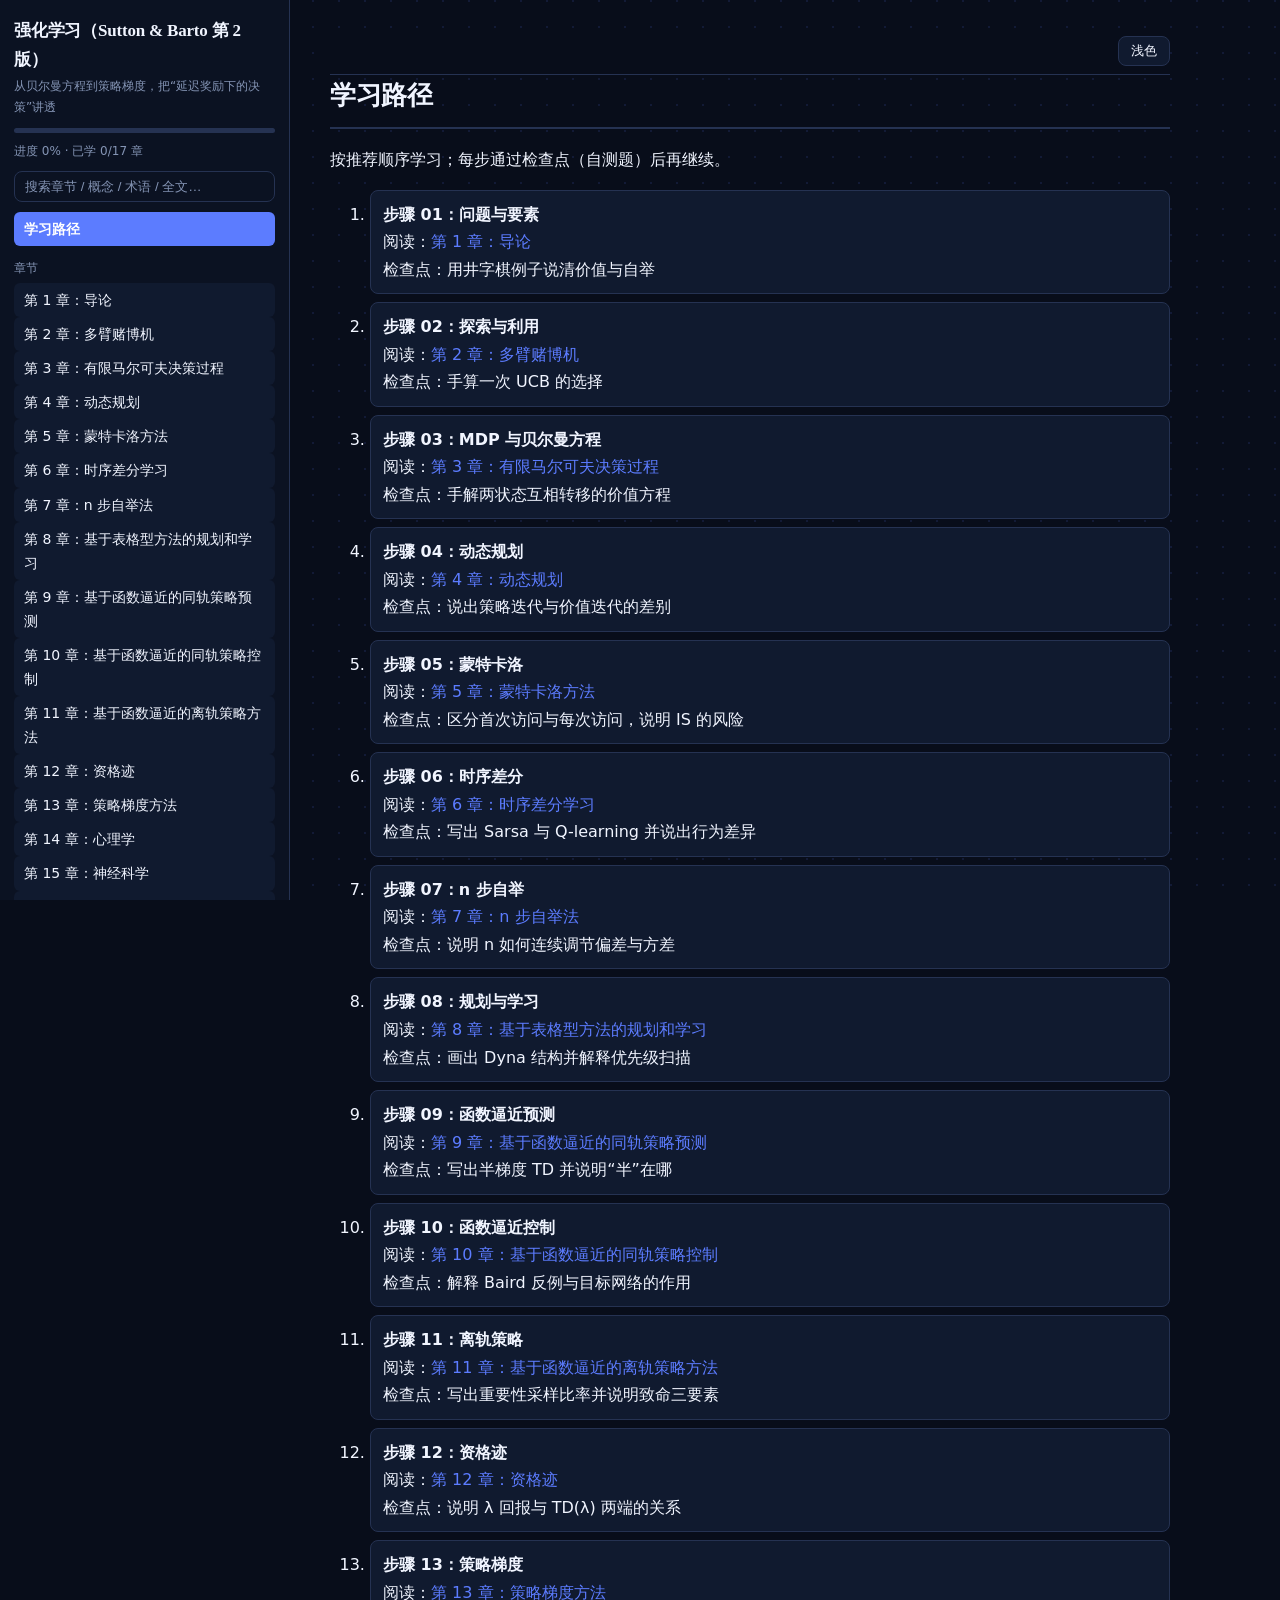
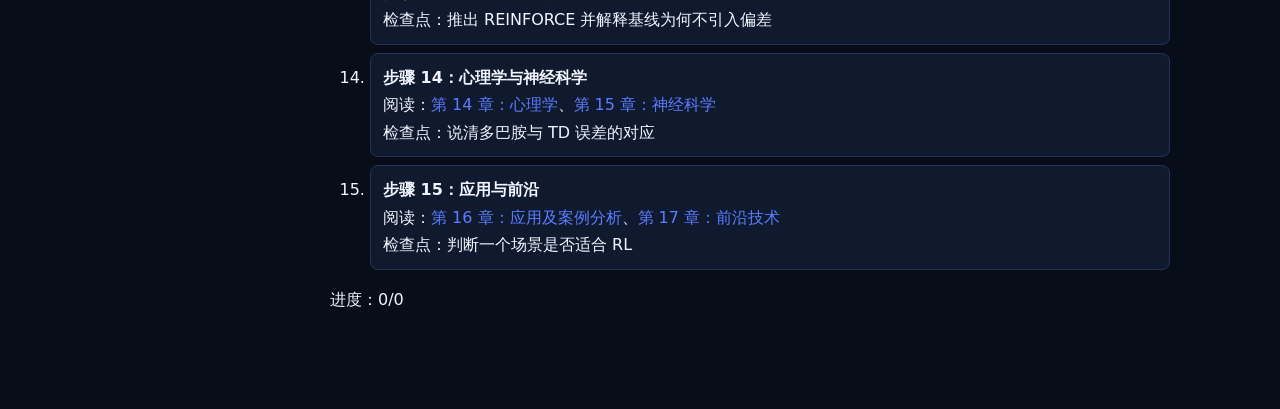
<file: 05-强化学习/rl-sutton学习伴侣.html>
<!DOCTYPE html>
<html lang="zh-CN">
<head>
<meta charset="utf-8">
<meta name="viewport" content="width=device-width, initial-scale=1">
<title>强化学习（Sutton &amp; Barto 第 2 版）</title>
<style>
:root{
  --bg:#f7f7f8; --panel:#ffffff; --text:#1f2328; --muted:#6b7280;
  --accent:#2563eb; --accent-soft:#dbeafe; --border:#e5e7eb;
  --ok:#16a34a; --bad:#dc2626; --code-bg:#f3f4f6;
}
[data-theme="dark"]{
  --bg:#111318; --panel:#1a1d24; --text:#e5e7eb; --muted:#9ca3af;
  --accent:#60a5fa; --accent-soft:#1e3a5f; --border:#2d333d;
  --ok:#4ade80; --bad:#f87171; --code-bg:#20242c;
}
*{box-sizing:border-box}
html,body{margin:0;padding:0}
body{font-family:-apple-system,BlinkMacSystemFont,"Segoe UI","PingFang SC","Hiragino Sans GB","Microsoft YaHei",sans-serif;
  background:var(--bg);color:var(--text);line-height:1.7;font-size:15px}
a{color:var(--accent);text-decoration:none}
a:hover{text-decoration:underline}
.layout{display:flex;min-height:100vh}
.sidebar{width:290px;flex:none;background:var(--panel);border-right:1px solid var(--border);
  padding:14px;position:sticky;top:0;height:100vh;overflow-y:auto}
.sidebar h1{font-size:17px;margin:2px 0 2px}
.sidebar .sub{font-size:12px;color:var(--muted);margin-bottom:10px}
#q{width:100%;padding:7px 10px;border:1px solid var(--border);border-radius:8px;background:var(--bg);color:var(--text);margin-bottom:10px}
.nav-sec{font-size:12px;color:var(--muted);margin:12px 0 4px;text-transform:uppercase;letter-spacing:.4px}
.nav-item{display:block;padding:5px 10px;border-radius:6px;color:var(--text);font-size:14px}
.nav-item:hover{background:var(--accent-soft);text-decoration:none}
.nav-item.active{background:var(--accent-soft);color:var(--accent);font-weight:600}
.nav-item .done{float:right;color:var(--ok);font-size:12px}
#nav-toggle{display:none}
.main{flex:1;min-width:0;padding:28px 40px 80px;max-width:920px}
.page h1{font-size:26px;border-bottom:2px solid var(--border);padding-bottom:8px;margin-top:0}
.page h2{font-size:20px;margin-top:26px}
.page h3{font-size:17px;margin-top:22px}
.page table{border-collapse:collapse;width:100%;margin:12px 0;font-size:14px}
.page th,.page td{border:1px solid var(--border);padding:6px 10px;text-align:left}
.page th{background:var(--code-bg)}
.page code{background:var(--code-bg);padding:2px 5px;border-radius:4px;font-size:.9em}
.page pre{background:var(--code-bg);padding:12px;border-radius:8px;overflow-x:auto;font-size:13px}
.page pre code{background:none;padding:0}
.page blockquote{border-left:4px solid var(--accent);margin:12px 0;padding:6px 14px;background:var(--accent-soft);border-radius:0 6px 6px 0}
.page blockquote blockquote{border-color:var(--muted)}
.page img{max-width:100%}
.mermaid{background:var(--code-bg);padding:14px;border-radius:8px;overflow-x:auto;font-family:ui-monospace,Menlo,Consolas,monospace;font-size:12.5px;white-space:pre;color:var(--muted)}
.mermaid-hint{font-size:12px;color:var(--muted);margin:4px 0 14px}
svg{max-width:100%;height:auto}
.quiz-item{border:1px solid var(--border);border-radius:10px;padding:14px 16px;margin:14px 0;background:var(--panel)}
.quiz-q{margin:0 0 8px;font-weight:500}
.quiz-opts label{display:block;padding:4px 0;cursor:pointer}
.quiz-blank{width:60%;padding:6px 10px;border:1px solid var(--border);border-radius:6px;background:var(--bg);color:var(--text)}
.quiz-check{margin-top:10px;padding:6px 16px;border:none;border-radius:6px;background:var(--accent);color:#fff;cursor:pointer}
.quiz-feedback{margin-left:12px;font-size:13px}
.fb-ok{color:var(--ok)}.fb-bad{color:var(--bad)}
.quiz-explain{margin-top:8px;font-size:13px;color:var(--muted);border-top:1px dashed var(--border);padding-top:6px}
.flashcard{perspective:1200px;margin:24px auto;max-width:520px;cursor:pointer;user-select:none}
.fc-inner{position:relative;width:100%;height:240px;transform-style:preserve-3d;transition:transform .5s}
.flashcard.flip .fc-inner{transform:rotateY(180deg)}
.fc-front,.fc-back{position:absolute;inset:0;backface-visibility:hidden;display:flex;align-items:center;justify-content:center;
  padding:22px;border-radius:14px;border:1px solid var(--border);background:var(--panel);font-size:16px;text-align:center}
.fc-back{transform:rotateY(180deg);background:var(--accent-soft);color:var(--text)}
.card-controls{display:flex;gap:14px;align-items:center;margin:12px 0;flex-wrap:wrap}
.card-actions{display:flex;gap:12px;justify-content:center}
.card-actions button{padding:8px 22px;border:none;border-radius:8px;cursor:pointer;font-size:14px}
#card-known-btn{background:var(--ok);color:#fff}
#card-again-btn{background:var(--bad);color:#fff}
.card-counts{color:var(--muted);font-size:13px}
.path-step{margin:8px 0;padding:10px 12px;border:1px solid var(--border);border-radius:8px;background:var(--panel)}
.path-step.passed{border-color:var(--ok)}
#glossary-filter{width:100%;max-width:380px;padding:7px 10px;border:1px solid var(--border);border-radius:8px;background:var(--bg);color:var(--text);margin-bottom:10px}
#glossary-list li{padding:6px 0;border-bottom:1px dashed var(--border)}
.glossary-ref{color:var(--muted);font-size:12px}
.search-hit{margin:10px 0}
.topbar{position:sticky;top:0;background:var(--bg);padding:8px 0;display:flex;justify-content:flex-end;z-index:10}
#theme-btn{border:1px solid var(--border);background:var(--panel);color:var(--text);border-radius:8px;padding:5px 12px;cursor:pointer;white-space:nowrap}
#progress-bar{height:5px;background:var(--border);border-radius:3px;margin:8px 0;overflow:hidden}
#progress-bar>div{height:100%;width:0;background:var(--accent);transition:width .3s}
.empty{color:var(--muted);padding:20px 0}
@media print{.sidebar,.topbar,.quiz-actions,.card-actions,.card-controls{display:none!important}.main{max-width:none;padding:0}}
@media (max-width:760px){.sidebar{width:100%;height:auto;position:static;padding:10px 14px}
  #nav{display:none}.sidebar.open #nav{display:block}
  #nav-toggle{display:block;width:100%;padding:8px 10px;margin:4px 0;border:1px solid var(--border);border-radius:8px;background:var(--bg);color:var(--text);font-size:14px;text-align:left;cursor:pointer}
  .layout{flex-direction:column}.main{padding:16px}}
</style>
<link rel="icon" type="image/x-icon" href="../favicon.ico">
<style id="zs-visual-theme">
/* 知枢 · 深色视觉层 · 只改样式，不改结构
   适用：知枢多书总入口 / 单书伴侣 / 旧版从零推导页。
   设计口径：深色底、钴蓝+鲸青、衬线标题、点阵底纹、无玻璃拟态。 */

:root,
html[data-theme="dark"],
body[data-theme="dark"] {
  --bg: #080d1a;
  --bg-soft: #0b1222;
  --bg2: #0b1222;
  --bg3: #16213b;
  --panel: #101a2f;
  --panel-2: #16213b;
  --card: #101a2f;
  --text: #f1f5ff;
  --text2: #c7d0e5;
  --text3: #8494b4;
  --muted: #8494b4;
  --border: #253252;
  --accent: #5c7cff;
  --accent-strong: #4d6bff;
  --accent2: #16c7d9;
  --accent3: #2bd9a5;
  --accent-soft: #18264a;
  --ok: #2bd9a5;
  --bad: #ff7088;
  --warn: #f5b35c;
  --danger: #ff7088;
  --code-bg: #0a1120;
  --dot: rgba(92, 124, 255, .12);
  --radius: 10px;
  --font-display: "Noto Serif CJK SC", "Noto Serif SC", "Songti SC", "STSong", Georgia, serif;
  --font-body: "Noto Sans CJK SC", "Noto Sans SC", "PingFang SC", "Hiragino Sans GB", "Microsoft YaHei", system-ui, sans-serif;
  --font-mono: "JetBrains Mono", "SFMono-Regular", Consolas, "Liberation Mono", monospace;
  --ink: #f1f5ff;
  --ink-2: #c7d0e5;
  --ink-3: #8494b4;
  --paper: #080d1a;
  --paper-2: #101a2f;
  --wash: #0b1222;
  --line: #253252;
  --line-soft: #1b2742;
}

html[data-theme="light"],
body[data-theme="light"],
body[data-theme=""] {
  --bg: #edf1f8;
  --bg-soft: #e4eaf5;
  --bg2: #e4eaf5;
  --bg3: #dbe4f2;
  --panel: #f9fbff;
  --panel-2: #f1f5fc;
  --card: #f9fbff;
  --text: #111827;
  --text2: #26324a;
  --text3: #5b6b86;
  --muted: #5b6b86;
  --border: #c9d4e8;
  --accent: #3950de;
  --accent-strong: #2f43c9;
  --accent2: #0e8fa4;
  --accent3: #12805f;
  --accent-soft: #dbe4ff;
  --ok: #12805f;
  --bad: #c02a44;
  --warn: #9a5b00;
  --danger: #c02a44;
  --code-bg: #eef2f9;
  --dot: rgba(57, 80, 222, .10);
  --ink: #111827;
  --ink-2: #26324a;
  --ink-3: #5b6b86;
  --paper: #edf1f8;
  --paper-2: #f9fbff;
  --wash: #e4eaf5;
  --line: #c9d4e8;
  --line-soft: #dbe4f2;
}

html,
body {
  background-color: var(--bg) !important;
  color: var(--text) !important;
}

body {
  font-family: var(--font-body) !important;
  background-image: radial-gradient(circle at 1px 1px, var(--dot) 1px, transparent 1.2px);
  background-size: 26px 26px;
  background-attachment: fixed;
  font-size: 16px;
  line-height: 1.72;
}

h1, h2, h3, h4, h5,
.page h1, .page h2, .page h3,
.brand, .hero-title, .title {
  font-family: var(--font-display) !important;
  letter-spacing: -.012em;
}

h1, h2, h3, h4, h5,
.page h1, .page h2, .page h3 {
  color: var(--text) !important;
}

header,
.topbar,
.topbar-fixed,
#topbar,
.site-header {
  background: var(--bg) !important;
  border-color: var(--border) !important;
  color: var(--text) !important;
}

header,
.topbar,
.topbar-fixed,
#topbar {
  box-shadow: 0 1px 0 var(--border);
}

/* 通用 hero / 页头：旧版单页常用 .header 或 .hero，不是 header 标签 */
.hero,
.header,
.page-header,
.hero-block {
  background: var(--bg) !important;
  color: var(--text) !important;
  border-bottom: 1px solid var(--border);
  box-shadow: none !important;
}

.hero h1,
.header h1,
.page-header h1,
.hero p,
.header p,
.page-header p {
  color: var(--text) !important;
}

.section-title {
  border-left-color: var(--accent) !important;
  color: var(--text) !important;
}

.stat .num,
.metric .num,
.kpi .value {
  color: var(--accent2) !important;
}


.brand span,
.sub,
.meta,
.muted,
.text-muted,
.card .meta,
.book-card .meta {
  color: var(--muted) !important;
}

.sidebar,
aside.sidebar,
#sidebar,
.rail {
  background: var(--bg-soft) !important;
  border-color: var(--border) !important;
}

.main,
main.main,
#view,
.view {
  background: transparent !important;
  color: var(--text) !important;
}

.page,
.page * {
  border-color: var(--border);
}

.page h1 {
  border-bottom-color: var(--border) !important;
}

a {
  color: var(--accent) !important;
}

a:hover {
  color: var(--accent2) !important;
}

.tab,
.tabs button,
.tabs .tab,
.nav-item,
#theme-btn,
#nav-toggle,
button {
  color: var(--text) !important;
  background: var(--panel) !important;
  border-color: var(--border) !important;
}

.tab:hover,
.tabs button:hover,
.nav-item:hover,
button:hover {
  background: var(--accent-soft) !important;
}

.tab.active,
.tabs .tab.active,
.nav-item.active,
button.primary,
.btn.primary,
.quiz-check {
  background: var(--accent) !important;
  border-color: var(--accent) !important;
  color: #fff !important;
}

.nav-item.active,
.tab.active {
  color: #fff !important;
}

.nav-sec,
.nav-label,
.sidebar .sub {
  color: var(--muted) !important;
}

#progress-bar,
.bar,
.progress {
  background: var(--border) !important;
}

#progress-bar > div,
#progress-fill,
.bar > i,
.progress > i {
  background: var(--accent) !important;
}

input,
select,
textarea,
#q,
#glossary-filter,
.search,
.search input {
  background: var(--bg-soft) !important;
  color: var(--text) !important;
  border-color: var(--border) !important;
}

input::placeholder,
textarea::placeholder,
#q::placeholder,
#glossary-filter::placeholder {
  color: var(--text3) !important;
}

.page table,
table {
  border-color: var(--border) !important;
  color: var(--text) !important;
}

.page th,
th {
  background: var(--panel-2) !important;
  color: var(--text) !important;
  border-color: var(--border) !important;
}

.page td,
td {
  border-color: var(--border) !important;
}

.page code,
code,
kbd,
samp {
  background: var(--code-bg) !important;
  color: #dbe6ff !important;
}

html[data-theme="light"] code,
body[data-theme="light"] code,
body[data-theme=""] code,
html[data-theme="light"] .page code,
body[data-theme="light"] .page code,
body[data-theme=""] .page code {
  color: #17223b !important;
}

.page pre,
pre {
  background: var(--code-bg) !important;
  color: #dbe6ff !important;
  border: 1px solid var(--border);
}

html[data-theme="light"] pre,
body[data-theme="light"] pre,
body[data-theme=""] pre {
  color: #17223b !important;
}

.page blockquote,
blockquote {
  background: var(--accent-soft) !important;
  border-left-color: var(--accent) !important;
  color: var(--text) !important;
}

.mermaid,
.mermaid-hint {
  background: var(--code-bg) !important;
  color: var(--muted) !important;
  border-color: var(--border) !important;
}

.quiz-item,
.path-step,
.book-card,
.concept-card,
.pattern-card,
.term-card,
.diag-card,
.search-hit,
.card,
.box,
.panel,
.fc-front,
.fc-back,
details,
summary {
  background: var(--panel) !important;
  border-color: var(--border) !important;
  color: var(--text) !important;
}

.book-card:hover,
.concept-card:hover,
.quiz-item:hover {
  border-color: var(--accent) !important;
}

.quiz-explain,
.source-badge,
.glossary-ref,
.card-counts,
.source,
.citation {
  color: var(--muted) !important;
  border-color: var(--border) !important;
}

.quiz-blank,
.quiz-opts label,
.quiz-opts label:hover {
  background: var(--bg-soft) !important;
  color: var(--text) !important;
  border-color: var(--border) !important;
}

.fc-back {
  background: var(--accent-soft) !important;
}

.tag,
.pill,
.badge {
  background: var(--panel-2) !important;
  border-color: var(--border) !important;
  color: var(--text2) !important;
}

.empty {
  color: var(--muted) !important;
}

.card .icon:empty,
.icon-label:empty {
  display: none !important;
}

* {
  scrollbar-color: #2a3a5f transparent;
  scrollbar-width: thin;
}

::selection {
  background: var(--accent);
  color: #fff;
}

/* 深色主题下代码高亮不要被旧样式压成白底 */
html[data-theme="dark"] .page pre,
body[data-theme="dark"] .page pre {
  background: var(--code-bg) !important;
}

/* 旧版页面里的白色卡片兜底 */
html[data-theme="dark"] .page .card,
body[data-theme="dark"] .page .card {
  background: var(--panel) !important;
}

@media (max-width: 820px) {
  body {
    background-size: 22px 22px;
    font-size: 15.5px;
  }
  header,
  .topbar,
  .topbar-fixed {
    background: var(--bg) !important;
  }
}

@media (prefers-reduced-motion: reduce) {
  *, *::before, *::after {
    transition-duration: .001ms !important;
    animation-duration: .001ms !important;
    animation-iteration-count: 1 !important;
  }
}

@media print {
  html, body {
    background: #fff !important;
    color: #000 !important;
  }
  body {
    background-image: none !important;
  }
}

/* 多书总入口：窄屏下书籍标签横滑，不再堆成四五行 */
@media (max-width: 720px) {
  header .tabs,
  .tabs {
    display: flex !important;
    flex-wrap: nowrap !important;
    overflow-x: auto;
    overflow-y: hidden;
    max-width: 100%;
    padding-bottom: 4px;
    scrollbar-width: thin;
    -webkit-overflow-scrolling: touch;
  }

  header .tabs > *,
  .tabs > * {
    flex: 0 0 auto;
  }

  .tabs::-webkit-scrollbar {
    height: 4px;
  }
  .tabs::-webkit-scrollbar-thumb {
    background: var(--border);
    border-radius: 4px;
  }
}


</style>
</head>
<body>
<div class="layout">
  <aside class="sidebar">
    <h1>强化学习（Sutton &amp; Barto 第 2 版）</h1>
    <div class="sub">从贝尔曼方程到策略梯度，把“延迟奖励下的决策”讲透</div>
    <div id="progress-bar"><div id="progress-fill"></div></div>
    <div class="sub" id="progress-label">进度 0%</div>
    <input id="q" type="search" placeholder="搜索章节 / 概念 / 术语 / 全文…">
    <nav id="nav"></nav>
  </aside>
  <main class="main">
    <div class="topbar"><button id="theme-btn">🌙 深色</button></div>
    <div id="view" class="page"></div>
  </main>
</div>
<script>
const DATA = {"manifest": {"slug": "rl-sutton", "title": "强化学习（Sutton & Barto 第 2 版）", "subtitle": "从贝尔曼方程到策略梯度，把“延迟奖励下的决策”讲透", "book": {"title": "强化学习（第2版）", "author": "Richard S. Sutton、Andrew G. Barto（俞凯 等译）", "source": ["强化学习(第2版)-Reinforcement Learning An Introduction Second edition (Sutton & Barto).pdf"]}, "audience": "大一：会微积分与概率基础，线性代数需补", "goal": "能从贝尔曼方程出发推导 TD、Sarsa、Q-learning 与策略梯度，并判断在什么条件下会发散", "learningPath": [{"step": "01", "title": "问题与要素", "chapterIds": ["ch01"], "prereq": "无", "checkpoint": "用井字棋例子说清价值与自举", "goal": "建立强化学习的问题意识"}, {"step": "02", "title": "探索与利用", "chapterIds": ["ch02"], "prereq": "ch01", "checkpoint": "手算一次 UCB 的选择", "goal": "掌握最简形态下的权衡"}, {"step": "03", "title": "MDP 与贝尔曼方程", "chapterIds": ["ch03"], "prereq": "ch02、概率", "checkpoint": "手解两状态互相转移的价值方程", "goal": "掌握形式化语言"}, {"step": "04", "title": "动态规划", "chapterIds": ["ch04"], "prereq": "ch03", "checkpoint": "说出策略迭代与价值迭代的差别", "goal": "掌握有模型时的求解"}, {"step": "05", "title": "蒙特卡洛", "chapterIds": ["ch05"], "prereq": "ch04", "checkpoint": "区分首次访问与每次访问，说明 IS 的风险", "goal": "掌握无模型评估"}, {"step": "06", "title": "时序差分", "chapterIds": ["ch06"], "prereq": "ch05", "checkpoint": "写出 Sarsa 与 Q-learning 并说出行为差异", "goal": "掌握在线自举"}, {"step": "07", "title": "n 步自举", "chapterIds": ["ch07"], "prereq": "ch06", "checkpoint": "说明 n 如何连续调节偏差与方差", "goal": "掌握 TD 与 MC 的统一视角"}, {"step": "08", "title": "规划与学习", "chapterIds": ["ch08"], "prereq": "ch04、ch06", "checkpoint": "画出 Dyna 结构并解释优先级扫描", "goal": "掌握模型的使用"}, {"step": "09", "title": "函数逼近预测", "chapterIds": ["ch09"], "prereq": "ch06、线代", "checkpoint": "写出半梯度 TD 并说明“半”在哪", "goal": "掌握大规模状态的处理"}, {"step": "10", "title": "函数逼近控制", "chapterIds": ["ch10"], "prereq": "ch09", "checkpoint": "解释 Baird 反例与目标网络的作用", "goal": "掌握控制中的稳定性问题"}, {"step": "11", "title": "离轨策略", "chapterIds": ["ch11"], "prereq": "ch09、ch10", "checkpoint": "写出重要性采样比率并说明致命三要素", "goal": "掌握数据复用与风险"}, {"step": "12", "title": "资格迹", "chapterIds": ["ch12"], "prereq": "ch07、ch09", "checkpoint": "说明 λ 回报与 TD(λ) 两端的关系", "goal": "掌握信用分配"}, {"step": "13", "title": "策略梯度", "chapterIds": ["ch13"], "prereq": "ch09、微积分", "checkpoint": "推出 REINFORCE 并解释基线为何不引入偏差", "goal": "掌握直接优化策略"}, {"step": "14", "title": "心理学与神经科学", "chapterIds": ["ch14", "ch15"], "prereq": "ch06", "checkpoint": "说清多巴胺与 TD 误差的对应", "goal": "建立跨学科直觉"}, {"step": "15", "title": "应用与前沿", "chapterIds": ["ch16", "ch17"], "prereq": "ch13", "checkpoint": "判断一个场景是否适合 RL", "goal": "把方法落到真实问题"}], "chapters": [{"id": "ch01", "title": "第 1 章：导论", "file": "chapters/ch01.md", "difficulty": 1}, {"id": "ch02", "title": "第 2 章：多臂赌博机", "file": "chapters/ch02.md", "difficulty": 2}, {"id": "ch03", "title": "第 3 章：有限马尔可夫决策过程", "file": "chapters/ch03.md", "difficulty": 3}, {"id": "ch04", "title": "第 4 章：动态规划", "file": "chapters/ch04.md", "difficulty": 3}, {"id": "ch05", "title": "第 5 章：蒙特卡洛方法", "file": "chapters/ch05.md", "difficulty": 3}, {"id": "ch06", "title": "第 6 章：时序差分学习", "file": "chapters/ch06.md", "difficulty": 3}, {"id": "ch07", "title": "第 7 章：n 步自举法", "file": "chapters/ch07.md", "difficulty": 3}, {"id": "ch08", "title": "第 8 章：基于表格型方法的规划和学习", "file": "chapters/ch08.md", "difficulty": 3}, {"id": "ch09", "title": "第 9 章：基于函数逼近的同轨策略预测", "file": "chapters/ch09.md", "difficulty": 3}, {"id": "ch10", "title": "第 10 章：基于函数逼近的同轨策略控制", "file": "chapters/ch10.md", "difficulty": 3}, {"id": "ch11", "title": "第 11 章：基于函数逼近的离轨策略方法", "file": "chapters/ch11.md", "difficulty": 3}, {"id": "ch12", "title": "第 12 章：资格迹", "file": "chapters/ch12.md", "difficulty": 3}, {"id": "ch13", "title": "第 13 章：策略梯度方法", "file": "chapters/ch13.md", "difficulty": 3}, {"id": "ch14", "title": "第 14 章：心理学", "file": "chapters/ch14.md", "difficulty": 2}, {"id": "ch15", "title": "第 15 章：神经科学", "file": "chapters/ch15.md", "difficulty": 2}, {"id": "ch16", "title": "第 16 章：应用及案例分析", "file": "chapters/ch16.md", "difficulty": 2}, {"id": "ch17", "title": "第 17 章：前沿技术", "file": "chapters/ch17.md", "difficulty": 3}], "concepts": [{"id": "c01", "title": "自举与采样", "file": "concepts/c01.md", "chapterIds": ["ch06", "ch09"]}, {"id": "c02", "title": "探索与利用", "file": "concepts/c02.md", "chapterIds": ["ch02", "ch13"]}], "glossary": [{"term": "策略", "def": "在每个状态下选择动作的规则或概率分布。", "chapterId": "ch01"}, {"term": "价值函数", "def": "从某状态或状态动作对出发的长期累积奖励期望。", "chapterId": "ch01"}, {"term": "自举", "def": "用当前的估计值去更新另一个估计值，而不等真实回报。", "chapterId": "ch01"}, {"term": "强化学习", "def": "在延迟奖励与自产数据下学习决策的范式。", "chapterId": "ch01"}, {"term": "动作价值", "def": "选择某个动作的期望即时奖励。", "chapterId": "ch02"}, {"term": "ε-贪心", "def": "以 ε 概率随机探索、否则贪心选择的策略。", "chapterId": "ch02"}, {"term": "UCB", "def": "按价值加不确定性奖励选择动作的探索算法。", "chapterId": "ch02"}, {"term": "乐观初始值", "def": "把价值初值设得偏高以驱动早期探索的技巧。", "chapterId": "ch02"}, {"term": "关联搜索", "def": "带状态、不同状态下最优动作不同的赌博机式任务。", "chapterId": "ch02"}, {"term": "马尔可夫决策过程", "def": "由状态、动作、转移概率、奖励构成的决策问题形式化。", "chapterId": "ch03"}, {"term": "回报", "def": "从某时刻起折扣累积的奖励总和。", "chapterId": "ch03"}, {"term": "折扣因子", "def": "控制未来奖励权重的系数 γ。", "chapterId": "ch03"}, {"term": "贝尔曼方程", "def": "把价值函数写成即时奖励与后继价值折扣和的关系式。", "chapterId": "ch03"}, {"term": "最优价值函数", "def": "在所有策略中能达到的最大状态价值。", "chapterId": "ch03"}, {"term": "策略评估", "def": "在给定策略下迭代计算其状态价值函数。", "chapterId": "ch04"}, {"term": "策略迭代", "def": "交替做策略评估与策略改进直到策略稳定。", "chapterId": "ch04"}, {"term": "价值迭代", "def": "把评估压缩为一步、直接迭代最优价值函数的算法。", "chapterId": "ch04"}, {"term": "广义策略迭代", "def": "评估与改进任意粒度交替的通用框架。", "chapterId": "ch04"}, {"term": "蒙特卡洛方法", "def": "用完整一幕的实际回报估计价值的无模型方法。", "chapterId": "ch05"}, {"term": "首次访问", "def": "每幕只在该状态首次出现时更新一次估计。", "chapterId": "ch05"}, {"term": "重要性采样", "def": "用比率修正不同分布下样本权重的方法。", "chapterId": "ch05"}, {"term": "离轨策略", "def": "评估或改进的策略与产生数据的策略不同。", "chapterId": "ch05"}, {"term": "时序差分", "def": "用一步奖励加下一状态估计更新价值的自举方法。", "chapterId": "ch06"}, {"term": "TD 误差", "def": "一步目标估计与当前估计之差。", "chapterId": "ch06"}, {"term": "Sarsa", "def": "用实际下一动作价值更新的同轨 TD 控制算法。", "chapterId": "ch06"}, {"term": "Q-learning", "def": "用下一状态最大动作价值更新的离轨 TD 控制算法。", "chapterId": "ch06"}, {"term": "最大化偏差", "def": "max 运算系统性高估带噪声价值的现象。", "chapterId": "ch06"}, {"term": "n 步回报", "def": "前 n 步用真实奖励、末端用估计收尾的回报。", "chapterId": "ch07"}, {"term": "树回溯", "def": "对分支按策略概率展开加权、避免重要性采样的 n 步方法。", "chapterId": "ch07"}, {"term": "模型", "def": "对环境转移与奖励分布的估计或采样器。", "chapterId": "ch08"}, {"term": "规划", "def": "用模型生成的模拟经验更新价值函数。", "chapterId": "ch08"}, {"term": "Dyna", "def": "结合直接强化学习、模型学习与规划的统一架构。", "chapterId": "ch08"}, {"term": "优先级扫描", "def": "按 TD 误差大小优先更新状态的规划方法。", "chapterId": "ch08"}, {"term": "函数逼近", "def": "用参数化函数近似价值函数以避免枚举所有状态。", "chapterId": "ch09"}, {"term": "半梯度", "def": "把自举目标当作常数、只对当前估计求导的更新方式。", "chapterId": "ch09"}, {"term": "状态聚合", "def": "把多个状态合并为一个单元共用同一价值。", "chapterId": "ch09"}, {"term": "粗编码", "def": "用多个重叠感受野表示状态以平滑泛化的编码方式。", "chapterId": "ch09"}, {"term": "半梯度 Sarsa", "def": "用函数逼近 q 并以半梯度方式更新的同轨控制算法。", "chapterId": "ch10"}, {"term": "平均收益", "def": "持续式任务中单位时间的期望奖励。", "chapterId": "ch10"}, {"term": "差分价值", "def": "相对平均收益定义的偏差累积价值。", "chapterId": "ch10"}, {"term": "目标网络", "def": "用滞后参数计算自举目标以稳定训练的机制。", "chapterId": "ch10"}, {"term": "离轨策略", "def": "用与目标策略不同的行为策略采集数据。", "chapterId": "ch11"}, {"term": "重要性采样比率", "def": "目标策略与行为策略动作概率的连乘比。", "chapterId": "ch11"}, {"term": "致命三要素", "def": "函数逼近、自举、离轨同时存在导致发散风险的组合。", "chapterId": "ch11"}, {"term": "GTD", "def": "带梯度修正项、对离轨学习有收敛保证的算法族。", "chapterId": "ch11"}, {"term": "λ 回报", "def": "所有权 n 步回报按 λ 几何加权的平均。", "chapterId": "ch12"}, {"term": "资格迹", "def": "记录最近访问状态、用于回溯分配信用的短期记忆。", "chapterId": "ch12"}, {"term": "替换迹", "def": "每次访问把迹置为该值而非累加的迹形式。", "chapterId": "ch12"}, {"term": "TD(λ)", "def": "用资格迹统一 TD 与 MC 的时序差分算法族。", "chapterId": "ch12"}, {"term": "策略梯度", "def": "直接对策略参数求梯度以最大化期望回报的方法。", "chapterId": "ch13"}, {"term": "REINFORCE", "def": "用整幕回报作为权重的蒙特卡洛策略梯度算法。", "chapterId": "ch13"}, {"term": "基线", "def": "与动作无关、用于降低策略梯度方差的状态函数。", "chapterId": "ch13"}, {"term": "Actor-Critic", "def": "策略网络与价值网络联合训练的结构。", "chapterId": "ch13"}, {"term": "操作性条件反射", "def": "行为与其后果之间形成联结的学习过程。", "chapterId": "ch14"}, {"term": "次级强化物", "def": "本身无强化作用、但因预测奖励而获得强化能力的刺激。", "chapterId": "ch14"}, {"term": "奖励预测误差", "def": "实际奖励与预测奖励之差，对应 TD 误差。", "chapterId": "ch15"}, {"term": "模型-free 决策", "def": "不依赖环境模型、凭经验直接反应的习惯性决策。", "chapterId": "ch15"}, {"term": "TD-Gammon", "def": "用 TD(λ) 与自我对弈训练价值网络的西洋双陆棋程序。", "chapterId": "ch16"}, {"term": "蒙特卡洛树搜索", "def": "用采样与价值估计在博弈树中分配访问次数的搜索算法。", "chapterId": "ch16"}, {"term": "经验回放", "def": "存储历史转移并随机采样以打破相关性的机制。", "chapterId": "ch17"}, {"term": "内在奖励", "def": "由好奇心或计数等构造的、用于驱动探索的附加奖励。", "chapterId": "ch17"}, {"term": "元学习", "def": "学习如何学习，使模型能快速适应新任务。", "chapterId": "ch17"}], "patterns": {"file": "patterns.md"}, "cheatsheet": {"file": "cheatsheet.md"}, "quizzes": [{"id": "q01", "chapterId": "ch01", "type": "single", "question": "强化学习与监督学习最本质的差别？", "explain": "奖励延迟、数据自产、必须探索。", "options": ["用了神经网络", "数据更多", "无即时标签且数据分布随策略变化", "需要 GPU"], "answer": 2}, {"id": "q02", "chapterId": "ch01", "type": "single", "question": "四要素中直接决定行为的是？", "explain": "π(a|s) 就是行为规则。", "options": ["策略", "奖励", "价值函数", "模型"], "answer": 0}, {"id": "q03", "chapterId": "ch01", "type": "single", "question": "自举的含义？", "explain": "用 V(s') 更新 V(s) 即自举。", "options": ["用奖励更新", "用自己的估计更新自己的估计", "用对手策略更新", "用随机数更新"], "answer": 1}, {"id": "q04", "chapterId": "ch02", "type": "single", "question": "增量式均值第 n 步的步长？", "explain": "Q_{n+1}=Q_n+(1/n)(R_n-Q_n)。", "options": ["α 固定", "1/n", "n", "1"], "answer": 1}, {"id": "q05", "chapterId": "ch02", "type": "single", "question": "UCB 探索项何时变大？", "explain": "√(ln t/N) 随 N 减小而增大。", "options": ["该臂尝试次数少", "该臂价值高", "总步数少", "c 取负"], "answer": 0}, {"id": "q06", "chapterId": "ch02", "type": "single", "question": "乐观初始值为什么能驱动探索？", "explain": "每个臂首次尝试都会低于初值，算法转向未试的臂。", "options": ["随机扰动", "衰减学习率", "高初值导致失望后转向其他臂", "梯度上升"], "answer": 2}, {"id": "q07", "chapterId": "ch03", "type": "single", "question": "折扣因子 γ 的作用不包括？", "explain": "γ 不打折奖励尺度，只做折扣与收敛保证。", "options": ["保证无穷和收敛", "控制短视程度", "放大即时奖励", "使持续式任务有定义"], "answer": 2}, {"id": "q08", "chapterId": "ch03", "type": "single", "question": "贝尔曼最优方程的 max 取在哪一维？", "explain": "策略在动作上选择，故 max 在动作上。", "options": ["动作", "状态", "时间", "奖励"], "answer": 0}, {"id": "q09", "chapterId": "ch03", "type": "single", "question": "v_π 与 q_π 的关系？", "explain": "v_π(s)=Σ_a π(a|s)q_π(s,a)。", "options": ["q 是 v 的期望", "v 是 q 按策略加权平均", "两者相等", "无法关联"], "answer": 1}, {"id": "q10", "chapterId": "ch03", "type": "blank", "question": "两状态互相转移得奖励 1、γ=0.9 时，v(A) 约为____（保留两位小数）。", "explain": "x=0.9(1+0.9x) 解得 x≈4.7368。", "options": [], "answer": "4.74"}, {"id": "q11", "chapterId": "ch04", "type": "single", "question": "策略评估收敛的理论依据？", "explain": "贝尔曼更新是 γ-压缩映射。", "options": ["凸性", "压缩映射不动点定理", "大数定律", "中心极限定理"], "answer": 1}, {"id": "q12", "chapterId": "ch04", "type": "single", "question": "价值迭代与策略迭代的核心差别？", "explain": "价值迭代评估一步就改进。", "options": ["是否需要模型", "是否用 max", "评估做几步", "是否需要探索"], "answer": 2}, {"id": "q13", "chapterId": "ch04", "type": "single", "question": "策略改进定理保证什么？", "explain": "贪婪策略在每个状态一步收益不低于原策略。", "options": ["新策略不差于旧策略", "新策略一定最优", "收敛速度", "探索充分"], "answer": 0}, {"id": "q14", "chapterId": "ch05", "type": "single", "question": "MC 与 DP 的核心差别？", "explain": "MC 用实际回报估计，不需要模型。", "options": ["是否用神经网络", "用真实回报代替期望", "是否有偏", "是否用 max"], "answer": 1}, {"id": "q15", "chapterId": "ch05", "type": "single", "question": "普通重要性采样的主要风险？", "explain": "比率连乘可爆炸，导致方差无界。", "options": ["有偏", "需要模型", "方差可能极大", "无法收敛"], "answer": 2}, {"id": "q16", "chapterId": "ch05", "type": "single", "question": "MC 控制为何必须保持探索？", "explain": "纯贪婪策略下未访问的 (s,a) 永远得不到更新。", "options": ["否则部分动作永不探索", "否则方差太大", "否则需要模型", "否则无法分幕"], "answer": 0}, {"id": "q17", "chapterId": "ch06", "type": "single", "question": "TD 误差的定义？", "explain": "δ=R+γV(S')-V(S)。", "options": ["目标估计减当前估计", "奖励减学习率", "价值减动作价值", "折扣减奖励"], "answer": 0}, {"id": "q18", "chapterId": "ch06", "type": "single", "question": "Sarsa 学的是哪种策略的价值？", "explain": "用实际选择的下一动作价值，属同轨。", "options": ["最优策略", "当前策略", "平均收益", "模型"], "answer": 1}, {"id": "q19", "chapterId": "ch06", "type": "single", "question": "最大化偏差的来源？", "explain": "max 运算系统性偏向高估。", "options": ["学习率太大", "折扣太小", "max 选中被噪声高估的动作", "探索不足"], "answer": 2}, {"id": "q20", "chapterId": "ch07", "type": "single", "question": "n=1 的 n 步回报等价于？", "explain": "R+γV(S') 即 TD(0)。", "options": ["TD(0)", "MC", "动态规划", "树回溯"], "answer": 0}, {"id": "q21", "chapterId": "ch07", "type": "single", "question": "n 增大时偏差与方差如何变化？", "explain": "更依赖真实奖励，偏差下降但采样波动更大。", "options": ["都减", "都增", "偏差减方差增", "不变"], "answer": 2}, {"id": "q22", "chapterId": "ch07", "type": "single", "question": "树回溯不需要重要性采样的原因？", "explain": "按策略概率展开所有分支，避免采样偏差。", "options": ["不需要模型", "中间动作全部展开加权", "只用 TD", "只用于同轨"], "answer": 1}, {"id": "q23", "chapterId": "ch08", "type": "single", "question": "规划的数据来源？", "explain": "规划用模型生成的模拟经验。", "options": ["真实交互", "模型模拟", "人工标注", "随机噪声"], "answer": 1}, {"id": "q24", "chapterId": "ch08", "type": "single", "question": "Dyna 的核心优势？", "explain": "每步真实经验后做多次模拟更新。", "options": ["不需要模型", "不需要探索", "样本效率更高", "一定收敛更快"], "answer": 2}, {"id": "q25", "chapterId": "ch08", "type": "single", "question": "分支因子很大时更划算的更新方式？", "explain": "采样只算一个分支，期望要算全部。", "options": ["采样更新", "期望更新", "两者等价", "都不划算"], "answer": 0}, {"id": "q26", "chapterId": "ch09", "type": "single", "question": "半梯度 TD 中“半”的含义？", "explain": "把 v(S';w) 当常数，未对其求导。", "options": ["学习率减半", "目标项不求导", "只用一半样本", "只用正向"], "answer": 1}, {"id": "q27", "chapterId": "ch09", "type": "single", "question": "线性半梯度 TD 的收敛保证？", "explain": "线性情形有严格收敛证明。", "options": ["收敛到 TD 不动点", "一定全局最优", "一定发散", "无任何保证"], "answer": 0}, {"id": "q28", "chapterId": "ch09", "type": "single", "question": "函数逼近引入的新问题？", "explain": "参数共享使更新互相影响。", "options": ["需要模型", "无法探索", "状态间相互干扰", "无法计算"], "answer": 2}, {"id": "q29", "chapterId": "ch10", "type": "single", "question": "控制任务中函数逼近的对象通常是？", "explain": "无模型时必须估动作价值才能选动作。", "options": ["v(s)", "q(s,a)", "模型 p", "奖励函数"], "answer": 1}, {"id": "q30", "chapterId": "ch10", "type": "single", "question": "平均收益形式下价值定义为？", "explain": "差分价值把无穷和变成有限偏差。", "options": ["总奖励", "折扣总奖励", "相对平均收益的偏差累积", "最大奖励"], "answer": 2}, {"id": "q31", "chapterId": "ch10", "type": "single", "question": "目标网络稳定训练的原理？", "explain": "滞后目标切断自举正反馈。", "options": ["用滞后参数算目标", "加快学习率", "增加探索", "减少状态"], "answer": 0}, {"id": "q32", "chapterId": "ch11", "type": "single", "question": "离轨学习的核心问题？", "explain": "行为策略与目标策略不同，分布不匹配。", "options": ["计算太慢", "数据分布与目标策略不匹配", "需要模型", "无法探索"], "answer": 1}, {"id": "q33", "chapterId": "ch11", "type": "single", "question": "重要性采样比率方差随长度如何变化？", "explain": "连乘使比率指数级波动。", "options": ["减小", "不变", "迅速增大", "先增后减"], "answer": 2}, {"id": "q34", "chapterId": "ch11", "type": "single", "question": "致命三要素是？", "explain": "三者同时出现时更新算子可能不稳定。", "options": ["逼近、自举、离轨", "探索、奖励、策略", "学习率、折扣、批大小", "状态、动作、奖励"], "answer": 0}, {"id": "q35", "chapterId": "ch12", "type": "single", "question": "λ=0 的 λ 回报等价于？", "explain": "只剩一步回报，即 TD(0)。", "options": ["TD(0)", "MC", "动态规划", "树回溯"], "answer": 0}, {"id": "q36", "chapterId": "ch12", "type": "single", "question": "资格迹的作用？", "explain": "迹累积最近访问，按迹分账。", "options": ["加速探索", "记录信用并反向分配", "减少状态数", "替代模型"], "answer": 1}, {"id": "q37", "chapterId": "ch12", "type": "single", "question": "替换迹相对累积迹的优势？", "explain": "每次访问置位而非累加。", "options": ["计算更快", "内存更小", "避免重复访问过度更新", "不需要 λ"], "answer": 2}, {"id": "q38", "chapterId": "ch13", "type": "single", "question": "策略梯度定理不需要模型的关键？", "explain": "定理中状态分布对参数的导数项恰好消掉。", "options": ["用了神经网络", "状态分布导数项被消去", "用了采样", "用了基线"], "answer": 1}, {"id": "q39", "chapterId": "ch13", "type": "single", "question": "减去基线后期望与方差如何变化？", "explain": "E[b∇logπ]=0。", "options": ["期望不变方差降低", "期望变大", "期望变小", "方差变大"], "answer": 0}, {"id": "q40", "chapterId": "ch13", "type": "single", "question": "Actor-Critic 中 critic 的作用？", "explain": "critic 降低 actor 更新的方差。", "options": ["选动作", "探索", "提供价值与优势估计", "存储经验"], "answer": 2}, {"id": "q41", "chapterId": "ch14", "type": "single", "question": "强化学习最接近哪类条件反射？", "explain": "行为与后果的联结。", "options": ["经典条件反射", "操作性条件反射", "观察学习", "顿悟"], "answer": 1}, {"id": "q42", "chapterId": "ch15", "type": "single", "question": "多巴胺信号最接近哪个量？", "explain": "未预期奖励上升、预期落空下降，正是 TD 误差模式。", "options": ["累积奖励", "TD 误差", "学习率", "折扣因子"], "answer": 1}, {"id": "q43", "chapterId": "ch16", "type": "single", "question": "TD-Gammon 用 TD(λ) 而非 MC 的主因？", "explain": "回报稀疏延迟，TD 可逐步更新。", "options": ["TD 更准", "样本效率更高", "MC 不能用于棋类", "TD 不需要探索"], "answer": 1}, {"id": "q44", "chapterId": "ch16", "type": "single", "question": "AlphaGo 价值网络的作用？", "explain": "价值网络替代深搜到底。", "options": ["生成棋谱", "缩小搜索宽度", "评估局面减少搜索深度", "存储经验"], "answer": 2}, {"id": "q45", "chapterId": "ch17", "type": "single", "question": "经验回放的主要作用？", "explain": "随机采样历史转移，降低相关性。", "options": ["增加探索", "打破样本时间相关性", "减少内存", "替代目标网络"], "answer": 1}, {"id": "q46", "chapterId": "ch17", "type": "single", "question": "稀疏奖励下最直接的困难？", "explain": "随机探索几乎碰不到奖励。", "options": ["计算太慢", "内存不够", "探索效率极低", "无法并行"], "answer": 2}], "flashcards": [{"id": "f01", "chapterId": "ch01", "front": "强化学习的三个关键特征？", "back": "延迟奖励、数据由策略产生、必须探索。", "tags": ["intro"]}, {"id": "f02", "chapterId": "ch01", "front": "四个要素？", "back": "策略、奖励、价值函数、模型。", "tags": ["intro"]}, {"id": "f03", "chapterId": "ch01", "front": "奖励黑客是什么？", "back": "奖励设计不当导致智能体学出荒诞但高奖励的行为。", "tags": ["intro"]}, {"id": "f04", "chapterId": "ch02", "front": "增量式均值更新式？", "back": "Q←Q+(1/n)(R-Q)。", "tags": ["bandit"]}, {"id": "f05", "chapterId": "ch02", "front": "ε-贪心的两种动作？", "back": "1-ε 选最优，ε 随机。", "tags": ["bandit"]}, {"id": "f06", "chapterId": "ch02", "front": "UCB 选择公式？", "back": "argmax Q(a)+c√(ln t/N(a))。", "tags": ["bandit"]}, {"id": "f07", "chapterId": "ch02", "front": "乐观初始值的原理？", "back": "初值偏高，尝试后失望，驱动探索其他臂。", "tags": ["bandit"]}, {"id": "f08", "chapterId": "ch02", "front": "关联搜索与赌博机的差别？", "back": "关联搜索有状态，不同状态最优动作不同。", "tags": ["bandit"]}, {"id": "f09", "chapterId": "ch03", "front": "回报的定义？", "back": "G_t=R_{t+1}+γR_{t+2}+γ²R_{t+3}+…", "tags": ["mdp"]}, {"id": "f10", "chapterId": "ch03", "front": "贝尔曼期望方程？", "back": "v_π(s)=Σπ(a|s)Σp(s',r|s,a)[r+γv_π(s')]。", "tags": ["mdp"]}, {"id": "f11", "chapterId": "ch03", "front": "贝尔曼最优方程？", "back": "v_*(s)=max_aΣp[r+γv_*(s')]。", "tags": ["mdp"]}, {"id": "f12", "chapterId": "ch03", "front": "为什么最优方程无闭式解？", "back": "含 max 运算，非线性，只能迭代。", "tags": ["mdp"]}, {"id": "f13", "chapterId": "ch03", "front": "episodic 与 continuing 的差别？", "back": "前者有终止状态、回报有限；后者需折扣保证收敛。", "tags": ["mdp"]}, {"id": "f14", "chapterId": "ch04", "front": "策略评估迭代式？", "back": "V(s)←Σπ(a|s)Σp[r+γV(s')]。", "tags": ["dp"]}, {"id": "f15", "chapterId": "ch04", "front": "策略改进的做法？", "back": "每个状态取 argmax_a Σp[r+γV(s')]。", "tags": ["dp"]}, {"id": "f16", "chapterId": "ch04", "front": "价值迭代更新式？", "back": "V(s)←max_aΣp[r+γV(s')]。", "tags": ["dp"]}, {"id": "f17", "chapterId": "ch04", "front": "DP 的两个前提？", "back": "完整模型已知、状态空间可枚举。", "tags": ["dp"]}, {"id": "f18", "chapterId": "ch05", "front": "MC 与 DP 的偏差方差对比？", "back": "MC 无偏高方差，DP 有偏低方差。", "tags": ["mc"]}, {"id": "f19", "chapterId": "ch05", "front": "首次访问与每次访问 MC 的差别？", "back": "每幕只更新首次出现 vs 每次出现都更新。", "tags": ["mc"]}, {"id": "f20", "chapterId": "ch05", "front": "重要性采样比率公式？", "back": "ρ=Π π(a_t|s_t)/b(a_t|s_t)。", "tags": ["is"]}, {"id": "f21", "chapterId": "ch05", "front": "加权重要性采样的优点？", "back": "有偏但方差小，实践中更稳。", "tags": ["is"]}, {"id": "f22", "chapterId": "ch06", "front": "TD(0) 更新式？", "back": "V(S)←V(S)+α[R+γV(S')-V(S)]。", "tags": ["td"]}, {"id": "f23", "chapterId": "ch06", "front": "Sarsa 更新式？", "back": "Q(S,A)←Q(S,A)+α[R+γQ(S',A')-Q(S,A)]。", "tags": ["td"]}, {"id": "f24", "chapterId": "ch06", "front": "Q-learning 更新式？", "back": "Q(S,A)←Q(S,A)+α[R+γmax Q(S',a)-Q(S,A)]。", "tags": ["td"]}, {"id": "f25", "chapterId": "ch06", "front": "双学习怎么消偏差？", "back": "两套 Q 表，一套选动作另一套评估。", "tags": ["td"]}, {"id": "f26", "chapterId": "ch06", "front": "悬崖行走例子说明什么？", "back": "Sarsa 考虑探索风险更保守，Q-learning 贴边最优。", "tags": ["td"]}, {"id": "f27", "chapterId": "ch07", "front": "n 步回报公式？", "back": "G=R1+γR2+…+γ^{n-1}Rn+γ^nV(Sn)。", "tags": ["nstep"]}, {"id": "f28", "chapterId": "ch07", "front": "n 步在偏差方差上怎么调？", "back": "n 小偏差大方差小，n 大方差大偏差小。", "tags": ["nstep"]}, {"id": "f29", "chapterId": "ch07", "front": "树回溯的核心做法？", "back": "对中间层所有动作按策略概率加权求和，不采样。", "tags": ["treebackup"]}, {"id": "f30", "chapterId": "ch08", "front": "学习与规划的根本差别？", "back": "数据来源不同：真实经验 vs 模型模拟，更新规则相同。", "tags": ["planning"]}, {"id": "f31", "chapterId": "ch08", "front": "Dyna-Q 的流程？", "back": "真实一步→直接更新→存模型→做 n 次模拟更新。", "tags": ["dyna"]}, {"id": "f32", "chapterId": "ch08", "front": "优先级扫描的优先级怎么定？", "back": "按 TD 误差绝对值排序。", "tags": ["prioritized"]}, {"id": "f33", "chapterId": "ch08", "front": "期望更新与采样更新的取舍？", "back": "期望精确但贵，采样便宜但方差大。", "tags": ["planning"]}, {"id": "f34", "chapterId": "ch09", "front": "半梯度 TD 更新式？", "back": "w←w+α[R+γv(S';w)-v(S;w)]∇v(S;w)。", "tags": ["fa"]}, {"id": "f35", "chapterId": "ch09", "front": "半梯度为什么不保证收敛？", "back": "目标项未求导，不是真梯度。", "tags": ["fa"]}, {"id": "f36", "chapterId": "ch09", "front": "Tile coding 的思路？", "back": "多套错位网格的指示特征叠加，计算快且可控泛化。", "tags": ["fa"]}, {"id": "f37", "chapterId": "ch09", "front": "致命三要素指什么？", "back": "函数逼近、自举、离轨同时出现易发散。", "tags": ["fa"]}, {"id": "f38", "chapterId": "ch10", "front": "半梯度 Sarsa 更新式？", "back": "w←w+α[R+γq(S',A';w)-q(S,A;w)]∇q(S,A;w)。", "tags": ["control"]}, {"id": "f39", "chapterId": "ch10", "front": "为什么控制任务要估 q？", "back": "没有模型时 v 无法推出动作优劣。", "tags": ["control"]}, {"id": "f40", "chapterId": "ch10", "front": "平均收益形式的价值定义？", "back": "v(s)=E[Σ(R-r(π))]，相对平均收益的偏差。", "tags": ["average"]}, {"id": "f41", "chapterId": "ch10", "front": "Baird 反例说明什么？", "back": "同轨 + 函数逼近 + 自举也会发散。", "tags": ["divergence"]}, {"id": "f42", "chapterId": "ch11", "front": "重要性采样比率公式？", "back": "ρ=Π π(A_k|S_k)/b(A_k|S_k)。", "tags": ["offpolicy"]}, {"id": "f43", "chapterId": "ch11", "front": "普通与加权 IS 的取舍？", "back": "普通无偏但方差无界，加权有偏但方差小。", "tags": ["offpolicy"]}, {"id": "f44", "chapterId": "ch11", "front": "致命三要素？", "back": "函数逼近、自举、离轨。", "tags": ["offpolicy"]}, {"id": "f45", "chapterId": "ch11", "front": "GTD 靠什么保证收敛？", "back": "加入梯度修正项使更新对齐真梯度。", "tags": ["gtd"]}, {"id": "f46", "chapterId": "ch12", "front": "λ 回报的定义？", "back": "G^λ=(1-λ)Σλ^{n-1}G_{t:t+n}。", "tags": ["trace"]}, {"id": "f47", "chapterId": "ch12", "front": "前向与后向视角的关系？", "back": "线性情形下数学等价，非线性下不等价。", "tags": ["trace"]}, {"id": "f48", "chapterId": "ch12", "front": "累积迹与替换迹的差别？", "back": "前者累加，后者置位。", "tags": ["trace"]}, {"id": "f49", "chapterId": "ch12", "front": "TD(λ) 两个端点分别是什么？", "back": "λ=0 是 TD(0)，λ=1 是 MC。", "tags": ["trace"]}, {"id": "f50", "chapterId": "ch13", "front": "策略梯度定理的表达式？", "back": "∇J=E[Σ∇logπ(A|S,θ)q(S,A)]。", "tags": ["pg"]}, {"id": "f51", "chapterId": "ch13", "front": "REINFORCE 的更新式？", "back": "θ←θ+αΣG_t∇logπ(A_t|S_t,θ)。", "tags": ["pg"]}, {"id": "f52", "chapterId": "ch13", "front": "基线为什么不引入偏差？", "back": "E[b(s)∇logπ]=0。", "tags": ["pg"]}, {"id": "f53", "chapterId": "ch13", "front": "连续动作策略怎么参数化？", "back": "输出高斯均值与标准差，动作从中采样。", "tags": ["pg"]}, {"id": "f54", "chapterId": "ch13", "front": "Actor-Critic 的分工？", "back": "actor 选动作，critic 估价值提供优势。", "tags": ["actorcritic"]}, {"id": "f55", "chapterId": "ch14", "front": "经典与操作性条件反射的差别？", "back": "前者是刺激—刺激联结，后者是行为—结果联结。", "tags": ["psychology"]}, {"id": "f56", "chapterId": "ch14", "front": "次级强化物与价值函数的关系？", "back": "次级强化物预测未来奖励，等价于价值估计。", "tags": ["psychology"]}, {"id": "f57", "chapterId": "ch15", "front": "多巴胺峰值为什么会前移？", "back": "价值从奖励时刻转移到预测刺激，对应 TD 学习收敛。", "tags": ["neuro"]}, {"id": "f58", "chapterId": "ch15", "front": "大脑与人工 RL 的主要差异？", "back": "大脑同时运行模型-free 与模型-based 两套决策。", "tags": ["neuro"]}, {"id": "f59", "chapterId": "ch16", "front": "AlphaGo 的三个组件？", "back": "策略网络、价值网络、蒙特卡洛树搜索。", "tags": ["application"]}, {"id": "f60", "chapterId": "ch16", "front": "策略网络与价值网络各解决什么问题？", "back": "前者缩搜索宽度，后者缩深度。", "tags": ["application"]}, {"id": "f61", "chapterId": "ch16", "front": "什么场景不适合用 RL？", "back": "一次性决策、标签充足、错误代价高且不可模拟。", "tags": ["application"]}, {"id": "f62", "chapterId": "ch17", "front": "深度 RL 的三个瓶颈？", "back": "样本效率、稳定性、探索。", "tags": ["frontier"]}, {"id": "f63", "chapterId": "ch17", "front": "DQN 的两个稳定化支柱？", "back": "经验回放与目标网络。", "tags": ["frontier"]}, {"id": "f64", "chapterId": "ch17", "front": "稀疏奖励的四种对策？", "back": "内在奖励、课程学习、示范数据、分层 RL。", "tags": ["frontier"]}], "companion": "rl-sutton学习伴侣.html"}, "pages": {"ch01": {"html": "<h1>第 1 章：导论<\/h1>\n<ul><li>\n<strong>难度<\/strong>：★☆☆ | <strong>预估学时<\/strong>：2 小时 | <strong>前置<\/strong>：无\n<\/ul>\n<h2>学习目标<\/h2>\n<p>学完本章，你能：说出强化学习区别于监督学习的三个特征；列出强化学习智能体的四个要素；用井字棋例子说明“价值”与“试探”的关系；判断一个现实问题是否适合用强化学习。<\/p>\n<h2>一句话核心<\/h2>\n<p>强化学习研究“在只有延迟奖励、且自己的行为会改变未来数据分布的情况下，如何学会做决策”。<\/p>\n<h2>零基础讲解<\/h2>\n<h3>概念 1：三个关键特征（难度：基础）<\/h3>\n<ol><li>\n<strong>没有即时标签<\/strong>：只有奖励，而且可能延迟到几十步之后。\n<\/li><li>\n<strong>数据由策略产生<\/strong>：你看到的数据取决于你之前怎么行动，分布会随策略变化。\n<\/li><li>\n<strong>试错与探索<\/strong>：必须主动尝试没做过的动作，才能知道它好不好。\n<\/ol>\n<p><strong>与监督学习的对比<\/strong>：监督学习是“我给你每个问题的正确答案”，强化学习是“你做完一局我给你一个分数，具体哪一步错了你自己想”。<\/p>\n<h3>概念 2：四个要素（难度：基础）<\/h3>\n<ul><li>\n<strong>策略 π(a|s)<\/strong>：在每个状态选动作的规则，是智能体的核心。\n<\/li><li>\n<strong>奖励 R<\/strong>：环境给的即时信号，定义“什么算好”。\n<\/li><li>\n<strong>价值函数 v(s)<\/strong>：从该状态出发的长期累积奖励期望，比即时奖励更能指导决策。\n<\/li><li>\n<strong>模型（可选）<\/strong>：对环境转移的预测，有模型就能做规划。\n<\/ul>\n<p><strong>价值为什么必要<\/strong>：奖励是眼前的，价值是长远的。只看奖励会在“小奖励的短路径”和“大奖励的长路径”之间选错。<\/p>\n<h3>概念 3：井字棋例子（难度：进阶）<\/h3>\n<p>用一张表存每个局面的“胜率估计”。下棋时：选一个自己估计胜率最高的走法，但有 ε 概率随机走（探索）。对局结束后，用结果反过来更新路径上每个局面的估计：<code>V(s) ← V(s) + α[V(s&#x27;) - V(s)]<\/code>。<\/p>\n<p><strong>这个例子包含全部要素<\/strong>：价值函数（那张表）、策略（ε-贪心选点）、奖励（赢了 +1）、以及“用自己的估计更新自己”（自举）。后面十几章都是把这个粗糙的想法做严谨。<\/p>\n<h3>概念 4：什么时候不该用（难度：进阶）<\/h3>\n<p>如果环境是静态的、有大量标注数据、且决策之间互不影响，监督学习更划算。强化学习的优势在“序列决策 + 反馈延迟 + 需要探索”的场景。<\/p>\n<h2>图示<\/h2>\n<div class=\"mermaid\" data-src=\"1\">flowchart LR\n  S[&quot;状态 s&quot;] --&gt; A[&quot;智能体选动作 a&quot;]\n  A --&gt; E[&quot;环境&quot;]\n  E --&gt; R[&quot;奖励 r&quot;]\n  E --&gt; S2[&quot;新状态 s&#x27;&quot;]\n  S2 --&gt; S<\/div><p class=\"mermaid-hint\">↑ Mermaid 图示：联网时自动渲染为图表；离线时请阅读上方源码与正文说明。<\/p>\n<p>看图说明：注意从状态到动作再到环境，形成一个闭环。数据不是事先准备好的，是这个环转出来的。<\/p>\n<h2>常见误解<\/h2>\n<ul><li>\n别以为奖励设计是小事——实际上奖励写错，智能体会学出荒诞但“最优”的行为，这叫奖励黑客。\n<\/li><li>\n别以为价值函数就是打折的奖励和——实际上在有模型偏差、函数逼近时它只是个估计，会错。\n<\/li><li>\n别以为探索越少越好——实际上不探索就永远不知道别的动作有多好。\n<\/ul>\n<h2>自测题（答案）<\/h2>\n<ol><li>\n强化学习与监督学习最本质的差别是？（答案：C；解析：数据由策略产生且奖励延迟，没有即时正确标签。）\n<ul>\n<li>\nA. 用了神经网络　B. 数据更多　C. 无即时标签且数据分布随策略变化　D. 需要 GPU\n<\/li><li>\n四个要素中，直接决定“做什么”的是？（答案：A；解析：策略 π(a|s) 是行为规则。）\n<\/li><li>\nA. 策略　B. 奖励　C. 价值函数　D. 模型\n<\/li><li>\n井字棋例子中“自举”体现在？（答案：B；解析：用自己的价值估计 V(s&#x27;) 更新 V(s)。）\n<\/li><li>\nA. 用奖励更新　B. 用自己的估计更新自己的估计　C. 用对手的策略更新　D. 用随机数更新\n<\/ul>\n<\/ol>\n<h2>复习锚点<\/h2>\n<ul><li>\n三大特征：延迟奖励、数据自产、必须探索。\n<\/li><li>\n四要素：策略、奖励、价值、模型。\n<\/li><li>\n自举 = 用自己的估计更新自己的估计。\n<\/ul>", "kind": "chapter", "title": "第 1 章：导论"}, "ch02": {"html": "<h1>第 2 章：多臂赌博机<\/h1>\n<ul><li>\n<strong>难度<\/strong>：★★☆ | <strong>预估学时<\/strong>：3 小时 | <strong>前置<\/strong>：第 1 章、期望与方差\n<\/ul>\n<h2>学习目标<\/h2>\n<p>学完本章，你能：写出 ε-贪心的增量式实现；解释乐观初始值为什么能驱动探索；写出 UCB 的选择公式并说明探索项的作用；区分赌博机与完整强化学习问题的差别。<\/p>\n<h2>一句话核心<\/h2>\n<p>赌博机是强化学习里“只有探索与利用、没有状态”的最简形态，所有探索策略都先在这里验证。<\/p>\n<h2>零基础讲解<\/h2>\n<h3>概念 1：动作价值与增量更新（难度：基础）<\/h3>\n<p>第 a 个臂的价值 <code>q(a) = E[R|A=a]<\/code>。用采样平均估计：<code>Q_{n+1} = Q_n + (1/n)(R_n - Q_n)<\/code>。<\/p>\n<p><strong>为什么写成增量式<\/strong>：直接存总和再除以次数需要 O(n) 内存；增量式每步只算一次减法、一次除法，内存恒定。把 1/n 换成常数 α 就得到“指数近因加权平均”，适合非平稳环境。<\/p>\n<p><strong>实例<\/strong>：前三次收益 1、2、3。Q 依次为 1、1.5、2；增量式第四步若收益 4，Q = 2 + (1/4)(4-2) = 2.5，与 (1+2+3+4)/4=2.5 一致。<\/p>\n<h3>概念 2：ε-贪心（难度：基础）<\/h3>\n<p>以 1-ε 选当前 Q 最大的臂，以 ε 均匀随机选。<strong>它的探索是“盲探”<\/strong>——不管某个臂已经被试过一万次，被随机选中的概率和没试过的一样。<\/p>\n<p><strong>改进方向<\/strong>：让探索偏向“不确定性大”的臂，这就是乐观初始值和 UCB 的思路。<\/p>\n<h3>概念 3：乐观初始值与 UCB（难度：进阶）<\/h3>\n<p><strong>乐观初始值<\/strong>：把所有 Q 初始化成一个偏高的值（比如 5，而真实均值只有 1）。这样每个臂第一次被选中都会得到“失望”，Q 下降；算法于是转向别的臂，直到全部被拉回现实。它是“用初值骗出探索”，前期探索密集，且随时间自然衰减。<\/p>\n<p><strong>UCB<\/strong>：<code>A_t = argmax_a [Q_t(a) + c√(ln t / N_t(a))]<\/code>。第二项是“不确定性奖励”：N 小（试得少）时它大，鼓励探索；试多了自然变小。c 控制探索强度。<\/p>\n<p><strong>实例<\/strong>：t=100 时，臂 A 试了 90 次、Q=0.8；臂 B 试了 10 次、Q=0.6。取 c=2：A 的项 = 2√(ln100/90)=2×0.226=0.45，总分 1.25；B 的项 = 2√(ln100/10)=2×0.679=1.36，总分 1.96。B 胜出——尽管当前均值更低，但不确定性更大。<\/p>\n<h3>概念 4：梯度赌博机与关联搜索（难度：进阶）<\/h3>\n<p><strong>梯度赌博机<\/strong>：不估价值，直接学“选各臂的概率” <code>H(a)<\/code>，用 <code>softmax<\/code> 转成概率，按 <code>H(a) ← H(a) + α(R - R̄)(1 - π(a))<\/code> 更新。它适合价值会漂移的非平稳环境。<\/p>\n<p><strong>关联搜索<\/strong>：赌博机加上“状态”就变成关联搜索任务——不同状态下最优臂不同。这是从赌博机通往完整强化学习的桥梁。<\/p>\n<h2>图示<\/h2>\n<div class=\"mermaid\" data-src=\"1\">flowchart LR\n  E[&quot;探索 试没试过的&quot;] --&gt; T[&quot;权衡&quot;]\n  X[&quot;利用 选当前最好的&quot;] --&gt; T\n  T --&gt; R[&quot;长期收益最大&quot;]\n  U[&quot;UCB 不确定性加分&quot;] --&gt; E<\/div><p class=\"mermaid-hint\">↑ Mermaid 图示：联网时自动渲染为图表；离线时请阅读上方源码与正文说明。<\/p>\n<p>看图说明：探索与利用不是对立，而是同一个目标的两条路径。UCB 把“该探索多少”量化成了一个可计算的加分项。<\/p>\n<h2>常见误解<\/h2>\n<ul><li>\n别以为 ε-贪心足够好——实际上它的探索是盲目的，在臂很多时浪费大量步数。\n<\/li><li>\n别以为乐观初始值能一直用——实际上非平稳环境里初值很快失效，还得靠 α 衰减。\n<\/li><li>\n别以为赌博机就是强化学习——实际上它没有状态转移，没有“这一步影响下一步”的结构。\n<\/ul>\n<h2>自测题（答案）<\/h2>\n<ol><li>\n增量式均值更新中，第 n 次的步长是？（答案：B；解析：Q_{n+1}=Q_n+(1/n)(R_n-Q_n)。）\n<ul>\n<li>\nA. α 固定　B. 1/n　C. n　D. 1\n<\/li><li>\nUCB 的探索项在什么情况下变大？（答案：A；解析：N_t(a) 小即试得少时，√(ln t/N) 变大。）\n<\/li><li>\nA. 该臂被尝试次数少　B. 该臂价值高　C. 总步数少　D. c 取负\n<\/li><li>\n乐观初始值驱动探索的机制是？（答案：C；解析：初值偏高，每次尝试都会“失望”，迫使算法转向别的臂。）\n<\/li><li>\nA. 随机扰动　B. 衰减学习率　C. 高初值导致失望驱动转向　D. 梯度上升\n<\/ul>\n<\/ol>\n<h2>复习锚点<\/h2>\n<ul><li>\n增量式均值：Q += (1/n)(R-Q)，换 α 就变指数加权。\n<\/li><li>\nε-贪心盲探，UCB 按不确定性探索。\n<\/li><li>\n乐观初始值：用高初值骗出前期探索。\n<\/li><li>\n赌博机无状态，关联搜索才引入状态。\n<\/ul>", "kind": "chapter", "title": "第 2 章：多臂赌博机"}, "ch03": {"html": "<h1>第 3 章：有限马尔可夫决策过程<\/h1>\n<ul><li>\n<strong>难度<\/strong>：★★★ | <strong>预估学时<\/strong>：5 小时 | <strong>前置<\/strong>：第 2 章、概率与期望\n<\/ul>\n<h2>学习目标<\/h2>\n<p>学完本章，你能：写出回报的定义并说明折扣因子的两个作用；推导贝尔曼期望方程；区分 v(s) 与 q(s,a) 并写出两者的关系式；推导贝尔曼最优方程并说明 max 的位置。<\/p>\n<h2>一句话核心<\/h2>\n<p>MDP 把“决策问题”形式化成四元组，贝尔曼方程则把“长期价值”递归成“即时奖励 + 下一状态价值”。<\/p>\n<h2>零基础讲解<\/h2>\n<h3>概念 1：MDP 与回报（难度：基础）<\/h3>\n<p>四元组 <code>(S, A, P, R)<\/code>，其中 <code>P(s&#x27;,r|s,a)<\/code> 是转移概率。回报 <code>G_t = R_{t+1} + γR_{t+2} + γ²R_{t+3} + ...<\/code>。<\/p>\n<p><strong>γ 的两个作用<\/strong>：一是数学上保证无穷和收敛（γ&lt;1 时上界是 R_max/(1-γ)）；二是语义上控制“短视程度”，γ 越接近 1 越看重长远。<\/p>\n<p><strong>episodic 与 continuing<\/strong>：有终止状态的任务叫分幕式，回报是有限和；没有终止的叫持续式，必须靠折扣才收敛。<\/p>\n<h3>概念 2：贝尔曼期望方程（难度：高难）<\/h3>\n<p><code>v_π(s) = Σ_a π(a|s) Σ_{s&#x27;,r} p(s&#x27;,r|s,a)[r + γ v_π(s&#x27;)]<\/code>。<\/p>\n<p><strong>推导过程<\/strong>：把 G_t 拆成 <code>R_{t+1} + γG_{t+1}<\/code>，对 G_{t+1} 取期望就得到 <code>v_π(s&#x27;)<\/code>，再对动作和转移概率求期望。<strong>这一步是全章的核心：它把“无穷长的和”变成了“一步 + 下一状态的价值”。<\/strong><\/p>\n<p><code>q_π(s,a) = Σ_{s&#x27;,r} p(s&#x27;,r|s,a)[r + γ Σ_{a&#x27;} π(a&#x27;|s&#x27;) q_π(s&#x27;,a&#x27;)]<\/code>。<\/p>\n<p><strong>两者的关系<\/strong>：<code>v_π(s) = Σ_a π(a|s) q_π(s,a)<\/code>；<code>q_π(s,a) = Σ_{s&#x27;,r} p[r + γ v_π(s&#x27;)]<\/code>。<\/p>\n<h3>概念 3：贝尔曼最优方程（难度：高难）<\/h3>\n<p><code>v_<em>(s) = max_a Σ_{s&#x27;,r} p(s&#x27;,r|s,a)[r + γ v_<\/em>(s&#x27;)]<\/code>， <code>q_<em>(s,a) = Σ_{s&#x27;,r} p(s&#x27;,r|s,a)[r + γ max_{a&#x27;} q_<\/em>(s&#x27;,a&#x27;)]<\/code>。<\/p>\n<p><strong>max 的位置很关键<\/strong>：它必须在动作上取，而不是在状态上。因为策略是对动作的选择。贝尔曼最优方程是非线性的（因为有 max），这导致它一般没有闭式解，只能迭代求解。<\/p>\n<p><strong>为什么最优策略一定存在且是确定性的<\/strong>：对有限 MDP，存在一个确定性策略在每个状态都取使 q_*(s,a) 最大的动作，且它同时最优于所有状态。<\/p>\n<h3>概念 4：一个手算实例（难度：进阶）<\/h3>\n<p>两状态 A、B，A 执行动作后必到 B 得奖励 0；B 执行动作后必回 A 得奖励 1。γ=0.9。 设 v(A)=x，v(B)=y。贝尔曼：x = 0 + 0.9y，y = 1 + 0.9x。 解得：x = 0.9(1+0.9x) = 0.9+0.81x → 0.19x=0.9 → x=4.7368，y=5.2632。 验算：从 A 出发每两步拿 1，折扣后总回报 = 0.9 + 0.81×... 收敛到 4.7368，对得上。<\/p>\n<h2>图示<\/h2>\n<div class=\"mermaid\" data-src=\"1\">flowchart LR\n  S[&quot;状态 s&quot;] --&gt;|&quot;π(a|s)&quot;| A[&quot;动作 a&quot;]\n  A --&gt;|&quot;p(s&#x27;,r|s,a)&quot;| N[&quot;下一状态 s&#x27; 与奖励 r&quot;]\n  N --&gt;|&quot;γ v(s&#x27;)&quot;| V[&quot;价值回传&quot;]<\/div><p class=\"mermaid-hint\">↑ Mermaid 图示：联网时自动渲染为图表；离线时请阅读上方源码与正文说明。<\/p>\n<p>看图说明：两条边上的概率分别是策略与转移概率。贝尔曼方程就是对这两层概率各求一次期望。<\/p>\n<h2>常见误解<\/h2>\n<ul><li>\n别以为 γ=1 一定更好——实际上持续式任务里 γ=1 会让回报发散，且让智能体完全不为未来打折、难以收敛。\n<\/li><li>\n别以为最优价值函数可以直接算出来——实际上有 max 就没有闭式解，必须迭代。\n<\/li><li>\n别以为 v 和 q 只是记号不同——实际上 q 多了一个动作维度，是控制问题里真正要用的量。\n<\/ul>\n<h2>自测题（答案）<\/h2>\n<ol><li>\nγ 的作用不包括？（答案：C；解析：它保证收敛并控制视野，不改变奖励尺度。）\n<ul>\n<li>\nA. 保证无穷和收敛　B. 控制短视程度　C. 放大即时奖励　D. 使持续式任务有定义\n<\/li><li>\n贝尔曼最优方程中 max 取在哪一维？（答案：A；解析：在动作上取，因为策略选的是动作。）\n<\/li><li>\nA. 动作　B. 状态　C. 时间　D. 奖励\n<\/li><li>\nv_π 与 q_π 的关系是？（答案：B；解析：v 是 q 在策略分布下的期望。）\n<\/li><li>\nA. q 是 v 的期望　B. v 是 q 按策略加权平均　C. 两者相等　D. 无法关联\n<\/ul>\n<\/ol>\n<h2>复习锚点<\/h2>\n<ul><li>\nG_t = R_{t+1} + γG_{t+1}，贝尔曼方程靠这个递推。\n<\/li><li>\nγ 保证收敛 + 控制视野。\n<\/li><li>\n最优方程在动作上取 max，非线性，需迭代。\n<\/li><li>\nv_π(s)=Σπ(a|s)q_π(s,a)。\n<\/ul>", "kind": "chapter", "title": "第 3 章：有限马尔可夫决策过程"}, "ch04": {"html": "<h1>第 4 章：动态规划<\/h1>\n<ul><li>\n<strong>难度<\/strong>：★★★ | <strong>预估学时<\/strong>：4 小时 | <strong>前置<\/strong>：第 3 章\n<\/ul>\n<h2>学习目标<\/h2>\n<p>学完本章，你能：写出策略评估的迭代式并说明它为什么收敛；写出策略改进定理的结论；区分策略迭代与价值迭代；解释异步 DP 与广义策略迭代的关系。<\/p>\n<h2>一句话核心<\/h2>\n<p>已知完整模型时，动态规划用“评估—改进”的循环把贝尔曼方程迭代求解出来。<\/p>\n<h2>零基础讲解<\/h2>\n<h3>概念 1：策略评估（难度：进阶）<\/h3>\n<p><code>V_{k+1}(s) ← Σ_a π(a|s) Σ_{s&#x27;,r} p[r + γV_k(s&#x27;)]<\/code>，反复迭代直到 V 不再变化。<\/p>\n<p><strong>为什么收敛<\/strong>：这个更新是一个 γ-压缩映射（γ&lt;1），每次迭代都把误差至少压到 γ 倍，所以必然收敛到 v_π。这是压缩映射不动点定理的直接应用。<\/p>\n<p><strong>实例<\/strong>：4×4 网格世界，每步奖励 -1，γ=1，随机策略。迭代 1 次后每格 -1，2 次后 -2……最终收敛到“到终点的负步数”。这个例子说明评估在算“按当前策略走，平均要走多少步”。<\/p>\n<h3>概念 2：策略改进（难度：高难）<\/h3>\n<p>对每个状态，取 <code>argmax_a Σ_{s&#x27;,r} p[r + γV(s&#x27;)]<\/code>。<strong>策略改进定理<\/strong>保证：这样得到的贪婪策略 π&#x27; 一定不差于原策略 π，即 <code>v_{π&#x27;}(s) ≥ v_π(s)<\/code> 对所有 s 成立。<\/p>\n<p><strong>为什么会更好<\/strong>：原策略是在“已知 V 的情况下”选的，贪婪策略是在同样的 V 上取最大，所以每个状态的一步收益都不低于原来。这个论证只依赖一步，但通过贝尔曼方程的递归，它推广到长期。<\/p>\n<h3>概念 3：策略迭代与价值迭代（难度：进阶）<\/h3>\n<ul><li>\n<strong>策略迭代<\/strong>：评估到收敛 → 改进 → 再评估，直到策略不再变。外层循环通常很少（几次到十几次）。\n<\/li><li>\n<strong>价值迭代<\/strong>：把评估只做一步就立刻改进，合并成一个更新：<code>V_{k+1}(s) ← max_a Σ p[r + γV_k(s&#x27;)]<\/code>。\n<\/ul>\n<p><strong>差别<\/strong>：策略迭代每次评估很贵但外层少；价值迭代每步便宜但需要更多步。二者都是广义策略迭代的特例。<\/p>\n<h3>概念 4：异步 DP（难度：进阶）<\/h3>\n<p>不必等全表更新完，可以按任意顺序只更新一部分状态。只要每个状态被无限次访问，收敛性仍成立。这为后面的“采样更新”（只更新实际访问到的状态）铺路。<\/p>\n<h2>图示<\/h2>\n<div class=\"mermaid\" data-src=\"1\">flowchart LR\n  E[&quot;策略评估 求 v_π&quot;] --&gt; I[&quot;策略改进 取贪婪&quot;]\n  I --&gt; E\n  E --&gt; C{&quot;策略不变?&quot;}\n  C --&gt;|是| O[&quot;最优策略&quot;]<\/div><p class=\"mermaid-hint\">↑ Mermaid 图示：联网时自动渲染为图表；离线时请阅读上方源码与正文说明。<\/p>\n<p>看图说明：评估和改进交替进行，两者的不动点就是最优策略。价值迭代只是把这个环压成一步。<\/p>\n<h2>常见误解<\/h2>\n<ul><li>\n别以为 DP 只适用于小问题——实际上它的思想（用估计更新估计）是整个强化学习的骨架，只是“全表扫描”这一步在大问题上做不了。\n<\/li><li>\n别以为策略迭代一定比价值迭代好——实际上状态多时价值迭代更省。\n<\/li><li>\n别以为 DP 需要精确模型就毫无用处——实际上很多规划算法是它的近似版本。\n<\/ul>\n<h2>自测题（答案）<\/h2>\n<ol><li>\n策略评估收敛的理论依据是？（答案：B；解析：贝尔曼更新是 γ-压缩映射。）\n<ul>\n<li>\nA. 凸性　B. 压缩映射不动点定理　C. 大数定律　D. 中心极限定理\n<\/li><li>\n价值迭代与策略迭代的核心差别是？（答案：C；解析：价值迭代每次只评估一步就改进。）\n<\/li><li>\nA. 是否需要模型　B. 是否用 max　C. 评估做几步　D. 是否需要探索\n<\/li><li>\n策略改进定理保证？（答案：A；解析：贪婪策略不差于原策略。）\n<\/li><li>\nA. 新策略不差于旧策略　B. 新策略一定最优　C. 收敛速度　D. 探索充分性\n<\/ul>\n<\/ol>\n<h2>复习锚点<\/h2>\n<ul><li>\nDP = 评估 + 改进，两者都是贝尔曼方程的应用。\n<\/li><li>\n评估收敛靠 γ-压缩。\n<\/li><li>\n策略迭代外层少、价值迭代每步省。\n<\/li><li>\n异步 DP 为采样方法铺路。\n<\/ul>", "kind": "chapter", "title": "第 4 章：动态规划"}, "ch05": {"html": "<h1>第 5 章：蒙特卡洛方法<\/h1>\n<ul><li>\n<strong>难度<\/strong>：★★★ | <strong>预估学时<\/strong>：4 小时 | <strong>前置<\/strong>：第 4 章、期望与方差\n<\/ul>\n<h2>学习目标<\/h2>\n<p>学完本章，你能：区分首次访问与每次访问 MC；说出 MC 与 DP 的根本差别；写出同轨策略 MC 控制的流程；解释重要性采样为什么需要、普通与加权两种估计的取舍。<\/p>\n<h2>一句话核心<\/h2>\n<p>MC 不靠模型，靠“把一整幕跑完，用真实回报当目标”；它的估计无偏，但方差大。<\/p>\n<h2>零基础讲解<\/h2>\n<h3>概念 1：用回报代替期望（难度：进阶）<\/h3>\n<p><code>V(s) ← 平均(该状态之后实际得到的 G_t)<\/code>。不需要转移概率，只要有完整的一幕。<\/p>\n<p><strong>与 DP 的对比<\/strong>：DP 用“下一状态价值的期望”更新（自举、有偏、低方差）；MC 用“实际回报”更新（不自举、无偏、高方差）。这是强化学习里最核心的一组权衡。<\/p>\n<h3>概念 2：首次访问与每次访问（难度：进阶）<\/h3>\n<ul><li>\n<strong>首次访问 MC<\/strong>：每幕里只在该状态第一次出现时更新一次。\n<\/li><li>\n<strong>每次访问 MC<\/strong>：每次出现都更新。\n<\/ul>\n<p>两者都收敛到 v_π。首次访问的估计更“独立”，每次访问样本利用率更高但样本相关。<\/p>\n<h3>概念 3：MC 控制（难度：高难）<\/h3>\n<p>估值对象是 q(s,a)，因为没模型时只知道 v 无法选动作。流程：按当前策略跑完一幕 → 对每个出现的 (s,a) 用回报更新 Q → 用 Q 做 ε-贪婪改进 → 重复。<\/p>\n<p><strong>探索问题<\/strong>：如果策略是纯贪婪，某些 (s,a) 永远不会被访问，Q 永远得不到更新。所以必须 ε-软策略，或者用“探索起点”（每一幕从随机状态动作开始）。<\/p>\n<h3>概念 4：离轨重要性采样（难度：高难）<\/h3>\n<p>离轨时数据由行为策略 b 产生，要评估目标策略 π。用重要性采样比率 <code>ρ = Π π(a_t|s_t)/b(a_t|s_t)<\/code> 给回报加权，修正分布差异。<\/p>\n<ul><li>\n<strong>普通重要性采样<\/strong>：<code>V = (Σρ·G)/n<\/code>，无偏但方差可能极大（比率连乘会爆炸）。\n<\/li><li>\n<strong>加权重要性采样<\/strong>：<code>V = Σ(ρ·G)/Σρ<\/code>，有偏但方差小得多，实践中更常用。\n<\/ul>\n<p><strong>为什么会爆炸<\/strong>：序列越长，连乘的比率越多；若 π 与 b 差异大，单个 ρ 就能到 10^3 量级，一个样本把平均值拉飞。<\/p>\n<h2>图示<\/h2>\n<div class=\"mermaid\" data-src=\"1\">flowchart LR\n  P[&quot;按策略跑完一幕&quot;] --&gt; G[&quot;得到真实回报 G&quot;]\n  G --&gt; U[&quot;更新 Q(s,a) 的均值&quot;]\n  U --&gt; I[&quot;ε-贪婪改进策略&quot;]\n  I --&gt; P<\/div><p class=\"mermaid-hint\">↑ Mermaid 图示：联网时自动渲染为图表；离线时请阅读上方源码与正文说明。<\/p>\n<p>看图说明：这个环必须等一幕结束才能转一次，所以 MC 不能用于没有终止的任务。<\/p>\n<h2>常见误解<\/h2>\n<ul><li>\n别以为 MC 无偏就一定更好——实际上方差大意味着需要更多样本，实际收敛可能更慢。\n<\/li><li>\n别以为重要性采样只是加权——实际上普通 IS 的方差可能无界，工程上几乎都用加权版本。\n<\/li><li>\n别以为 MC 只能用于分幕任务——实际上持续式任务也能用，但要截断或用平均收益形式。\n<\/ul>\n<h2>自测题（答案）<\/h2>\n<ol><li>\nMC 与 DP 的核心差别是？（答案：B；解析：MC 用真实回报、不需要模型；DP 用期望、需要模型。）\n<ul>\n<li>\nA. 是否需要神经网络　B. 是否用真实回报代替期望　C. 是否有偏　D. 是否用 max\n<\/li><li>\n普通重要性采样权重连乘的风险是？（答案：C；解析：比率可爆炸，方差无界。）\n<\/li><li>\nA. 有偏　B. 需要模型　C. 方差可能极大　D. 无法收敛\n<\/li><li>\nMC 控制为什么必须保持探索？（答案：A；解析：纯贪婪会让部分状态动作永不访问，Q 无法更新。）\n<\/li><li>\nA. 否则部分动作永不探索　B. 否则方差太大　C. 否则需要模型　D. 否则无法分幕\n<\/ul>\n<\/ol>\n<h2>复习锚点<\/h2>\n<ul><li>\nMC：跑完整幕、用真实回报、无偏高方差、不需要模型。\n<\/li><li>\n首次访问 vs 每次访问：更新频率不同，都收敛。\n<\/li><li>\n控制要估 q 不要估 v；必须保持探索。\n<\/li><li>\n加权重要性采样：有偏但方差小，实际首选。\n<\/ul>", "kind": "chapter", "title": "第 5 章：蒙特卡洛方法"}, "ch06": {"html": "<h1>第 6 章：时序差分学习<\/h1>\n<ul><li>\n<strong>难度<\/strong>：★★★ | <strong>预估学时<\/strong>：5 小时 | <strong>前置<\/strong>：第 5 章\n<\/ul>\n<h2>学习目标<\/h2>\n<p>学完本章，你能：写出 TD(0) 的更新式并解释 TD 误差；说明 TD 为什么是“MC 与 DP 的折中”；写出 Sarsa 与 Q-learning 的更新式并说出两者学的东西有什么不同；解释最大化偏差与双学习怎么解决它。<\/p>\n<h2>一句话核心<\/h2>\n<p>TD 用“一步奖励 + 下一状态估计”代替完整回报，既不需要模型，也不必等一幕结束。<\/p>\n<h2>零基础讲解<\/h2>\n<h3>概念 1：TD(0) 与 TD 误差（难度：进阶）<\/h3>\n<p><code>V(S_t) ← V(S_t) + α[R_{t+1} + γV(S_{t+1}) - V(S_t)]<\/code>。<\/p>\n<p>方括号里是 <strong>TD 误差<\/strong> <code>δ_t = R_{t+1} + γV(S_{t+1}) - V(S_t)<\/code>：它衡量“新信息与旧估计的差距”。TD 误差是强化学习里最重要的一个量，不仅用于更新，还被认为是大脑学习信号的原型（第 15 章）。<\/p>\n<p><strong>为什么它是折中<\/strong>：目标 <code>R+γV(S&#x27;)<\/code> 里有真实奖励（像 MC）也有估计值（像 DP）。所以它自举、有偏、但方差比 MC 小得多，而且能在线学习（不必等幕结束）。<\/p>\n<h3>概念 2：Sarsa（难度：高难）<\/h3>\n<p><code>Q(S_t,A_t) ← Q(S_t,A_t) + α[R_{t+1} + γQ(S_{t+1},A_{t+1}) - Q(S_t,A_t)]<\/code>。<\/p>\n<p>名字来自用到的五元组 <code>(S,A,R,S&#x27;,A&#x27;)<\/code>。它用<strong>实际选出的下一个动作<\/strong> A_{t+1} 的价值做目标，所以学的是<strong>当前策略<\/strong>（含探索）的价值。<strong>同轨<\/strong>策略。<\/p>\n<h3>概念 3：Q-learning（难度：高难）<\/h3>\n<p><code>Q(S_t,A_t) ← Q(S_t,A_t) + α[R_{t+1} + γ max_a Q(S_{t+1},a) - Q(S_t,A_t)]<\/code>。<\/p>\n<p>用下一状态的最大动作价值，不管实际选了什么。所以它直接学<strong>最优<\/strong>动作价值，与行为策略无关——<strong>离轨<\/strong>。<\/p>\n<p><strong>行为差异的实例<\/strong>：在悬崖边行走的任务里，Sarsa 因为要考虑“ε 探索可能随机走进悬崖”，会学得离崖边远一些，更安全；Q-learning 学的是最优路径，贴着崖边走，训练中掉下去的次数更多。<\/p>\n<h3>概念 4：期望 Sarsa 与最大化偏差（难度：高难）<\/h3>\n<p><strong>期望 Sarsa<\/strong>：把 <code>Q(S&#x27;,A&#x27;)<\/code> 换成 <code>Σ_a π(a|S&#x27;)Q(S&#x27;,a&#x27;)<\/code>。方差比 Sarsa 小（不依赖一次采样），又不像 Q-learning 那样引入 max 偏差。<\/p>\n<p><strong>最大化偏差<\/strong>：Q-learning 的 max 会让“被噪声高估的动作”被反复选中。例子：10 个动作真实价值都是 0、估计带噪声，则 max 估计的期望是正数而不是 0。<\/p>\n<p><strong>双学习（Double Q-learning）<\/strong>：维护两套 Q，用 Q1 选动作、Q2 估值（或交换），把“选择”和“评估”分开，消除偏差。<\/p>\n<h2>图示<\/h2>\n<div class=\"mermaid\" data-src=\"1\">flowchart LR\n  M[&quot;MC 用完整 G&quot;] --&gt; T[&quot;TD 用 R+γV(S&#x27;)&quot;]\n  D[&quot;DP 用期望&quot;] --&gt; T\n  T --&gt; S[&quot;Sarsa 同轨&quot;]\n  T --&gt; Q[&quot;Q-learning 离轨 用 max&quot;]<\/div><p class=\"mermaid-hint\">↑ Mermaid 图示：联网时自动渲染为图表；离线时请阅读上方源码与正文说明。<\/p>\n<p>看图说明：TD 在中间位置：左边是无偏高方差，右边是有偏低方差。Sarsa 和 Q-learning 是 TD 在控制任务上的两条分叉。<\/p>\n<h2>常见误解<\/h2>\n<ul><li>\n别以为 TD 有偏就是缺点——实际上偏差换来方差大幅下降，实际收敛常常更快。\n<\/li><li>\n别以为 Q-learning 总能找到最优路径就更好用——实际上它在训练中可能反复踩坑，不适合高风险环境。\n<\/li><li>\n别以为双学习只是“平均两个估计”——实际上关键是解耦选择与评估。\n<\/ul>\n<h2>自测题（答案）<\/h2>\n<ol><li>\nTD 误差的定义是？（答案：A；解析：R_{t+1}+γV(S_{t+1})-V(S_t)。）\n<ul>\n<li>\nA. 目标估计减当前估计　B. 奖励减学习率　C. 价值减动作价值　D. 折扣减奖励\n<\/li><li>\nSarsa 学的是？（答案：B；解析：用实际动作价值，学当前策略。）\n<\/li><li>\nA. 最优策略价值　B. 当前策略价值　C. 平均收益　D. 模型\n<\/li><li>\nQ-learning 的最大化偏差怎么产生？（答案：C；解析：max 会选中被噪声高估的动作。）\n<\/li><li>\nA. 学习率太大　B. 折扣太小　C. max 选择高估动作　D. 探索不足\n<\/ul>\n<\/ol>\n<h2>复习锚点<\/h2>\n<ul><li>\nTD 误差 δ = R + γV(S&#x27;) - V(S)。\n<\/li><li>\nSarsa 同轨学当前策略，Q-learning 离轨学最优。\n<\/li><li>\n期望 Sarsa 降方差，双学习消 max 偏差。\n<\/li><li>\n高风险场景优先考虑 SarSa 类保守行为。\n<\/ul>", "kind": "chapter", "title": "第 6 章：时序差分学习"}, "ch07": {"html": "<h1>第 7 章：n 步自举法<\/h1>\n<ul><li>\n<strong>难度<\/strong>：★★★ | <strong>预估学时<\/strong>：3 小时 | <strong>前置<\/strong>：第 5、6 章\n<\/ul>\n<h2>学习目标<\/h2>\n<p>学完本章，你能：写出 n 步 TD 的回报形式；说明 n 从 1 增大到无穷时如何从 TD 连续过渡到 MC；解释 n 步方法为什么在偏差与方差之间提供连续的旋钮；说清树回溯与 n 步的关系。<\/p>\n<h2>一句话核心<\/h2>\n<p>n 步就是把“等几步再自举”这件事变成一个可调参数：n=1 是 TD，n=∞ 是 MC。<\/p>\n<h2>零基础讲解<\/h2>\n<h3>概念 1：n 步回报（难度：进阶）<\/h3>\n<p><code>G_{t:t+n} = R_{t+1} + γR_{t+2} + ... + γ^{n-1}R_{t+n} + γ^n V(S_{t+n})<\/code>。<\/p>\n<p>前 n 个奖励是真实的，最后一个用估计收尾。n=1 时就是 TD(0)：<code>R_{t+1}+γV(S_{t+1})<\/code>；n 趋于无穷（或到幕结束）时就是 MC 的完整回报。<\/p>\n<h3>概念 2：偏差与方差的连续调节（难度：进阶）<\/h3>\n<p>n 小 → 更多依赖估计（偏差大、方差小）；n 大 → 更多依赖真实奖励（偏差小、方差大）。<\/p>\n<p><strong>这不是理论上的漂亮话<\/strong>：实践中 n 常取 3 到 10，因为太小的 n 收敛慢、太大的 n 方差高。<\/p>\n<h3>概念 3：n 步 Sarsa 与离轨（难度：高难）<\/h3>\n<p>n 步 Sarsa 用 n 步回报更新 <code>Q(S_t,A_t)<\/code>，目标里含 <code>Q(S_{t+n},A_{t+n})<\/code>。<strong>离轨的 n 步方法<\/strong>要用重要性采样把行为策略的比率乘进每一步，比率数量随 n 增长，方差问题更严重。<\/p>\n<h3>概念 4：树回溯（难度：高难）<\/h3>\n<p>树回溯（Tree Backup）不采样中间动作，而是对每一层的所有可能动作按策略概率加权求和。它结合了“期望更新”的无偏性和“n 步”的在线性，方差比重要性采样版本小很多。<\/p>\n<p><strong>实例<\/strong>：三步树回溯，目标 = R1 + γΣ_a π(a|S1)Q(S1,a) 展开到第三层。它把分支全部展开，所以不需要重要性采样比率。<\/p>\n<h2>图示<\/h2>\n<div class=\"mermaid\" data-src=\"1\">flowchart LR\n  T1[&quot;n=1 TD 低方差高偏差&quot;] --&gt; N[&quot;n 增大&quot;]\n  N --&gt; TM[&quot;n=∞ MC 无偏高方差&quot;]\n  TB[&quot;树回溯 分层加权展开&quot;] --&gt; N<\/div><p class=\"mermaid-hint\">↑ Mermaid 图示：联网时自动渲染为图表；离线时请阅读上方源码与正文说明。<\/p>\n<p>看图说明：这是一根连续的旋钮，不是一个非此即彼的选择。树回溯是这条旋钮上“方差更小的那一侧”。<\/p>\n<h2>常见误解<\/h2>\n<ul><li>\n别以为 n 越大越准——实际上 n 大时方差上升，实际性能未必更好。\n<\/li><li>\n别以为 n 步只能用于预测——实际上它同样可以直接用于控制（n 步 Sarsa）。\n<\/li><li>\n别以为树回溯只是 n 步的变体——实际上它改变了“中间动作是否采样”这个根本设定。\n<\/ul>\n<h2>自测题（答案）<\/h2>\n<ol><li>\nn=1 的 n 步回报等价于？（答案：A；解析：只剩一个真实奖励加 γV(S&#x27;)。）\n<ul>\n<li>\nA. TD(0)　B. MC　C. 动态规划　D. 树回溯\n<\/li><li>\nn 增大时方差与偏差如何变化？（答案：C；解析：更依赖真实奖励，偏差减、方差增。）\n<\/li><li>\nA. 都减　B. 都增　C. 偏差减方差增　D. 不变\n<\/li><li>\n树回溯不需要重要性采样的原因是？（答案：B；解析：对中间动作按策略概率加权展开，不采样。）\n<\/li><li>\nA. 它不需要模型　B. 中间动作全部展开加权　C. 它只用 TD　D. 它只用于同轨\n<\/ul>\n<\/ol>\n<h2>复习锚点<\/h2>\n<ul><li>\nn 步回报 = n 个真实奖励 + 一个估计收尾。\n<\/li><li>\nn 是偏差—方差旋钮：1 是 TD，∞ 是 MC。\n<\/li><li>\n树回溯展开分支，避免重要性采样的方差爆炸。\n<\/ul>", "kind": "chapter", "title": "第 7 章：n 步自举法"}, "ch08": {"html": "<h1>第 8 章：基于表格型方法的规划和学习<\/h1>\n<ul><li>\n<strong>难度<\/strong>：★★★ | <strong>预估学时<\/strong>：4 小时 | <strong>前置<\/strong>：第 4、6、7 章\n<\/ul>\n<h2>学习目标<\/h2>\n<p>学完本章，你能：区分“学习”与“规划”在强化学习里的含义；画出 Dyna 的结构并说明它为什么比纯模型学习更省样本；解释优先级扫描的优先级怎么定；区分期望更新与采样更新。<\/p>\n<h2>一句话核心<\/h2>\n<p>学习从真实经验里更新价值，规划从模型产生的模拟经验里更新价值——两者用的是同一套更新规则，只是数据来源不同。<\/p>\n<h2>零基础讲解<\/h2>\n<h3>概念 1：模型与规划（难度：进阶）<\/h3>\n<p><strong>模型<\/strong>给出 <code>p(s&#x27;,r|s,a)<\/code> 的估计或采样器。<strong>规划<\/strong>指用模型生成模拟经验，再对价值做更新。它不需要真实交互，所以能在两次决策之间“多想几步”。<\/p>\n<p><strong>为什么规划能加速<\/strong>：真实样本昂贵（机器人动一次要时间、要磨损），模拟样本几乎免费。<\/p>\n<h3>概念 2：Dyna（难度：高难）<\/h3>\n<p>结构：真实交互一步 → 直接 RL 更新（如 Q-learning）→ 把这一步存进模型 → 循环 n 次：从模型里随机抽一个存过的状态动作，生成模拟转移，做同样的更新。<\/p>\n<p><strong>关键点<\/strong>：规划和学习的更新是同一个更新，只是数据来自不同地方。Dyna-Q 在格子迷宫上比纯 Q-learning 快数倍，因为它每真实一步额外做了 n 次“想象”。<\/p>\n<h3>概念 3：优先级扫描（难度：高难）<\/h3>\n<p>不是随机抽状态，而是优先更新“TD 误差大”的状态。用优先队列存 <code>|δ|<\/code>，每次弹出最大的，更新后把它前驱状态的优先级重算并插回队列。<\/p>\n<p><strong>为什么有效<\/strong>：TD 误差大说明该状态的估计刚被显著修正，它的前驱也可能需要修正。误差会沿着依赖链向后传播，优先处理能加速收敛。<\/p>\n<h3>概念 4：期望更新与采样更新（难度：高难）<\/h3>\n<ul><li>\n<strong>期望更新<\/strong>：对一个状态动作，对所有可能的下一状态按概率加权求和。精度高，但要对每个分支都算。\n<\/li><li>\n<strong>采样更新<\/strong>：只采一个分支。方差大但计算便宜。\n<\/ul>\n<p><strong>在 Dyna 里的意义<\/strong>：如果分支因子很大（比如 1000 种可能转移），期望更新一次要算 1000 项，采样更新只算 1 项。计算预算固定时，做 1000 次采样更新通常比做 1 次期望更新更能降低误差。<\/p>\n<h2>图示<\/h2>\n<div class=\"mermaid\" data-src=\"1\">flowchart LR\n  R[&quot;真实经验&quot;] --&gt; L[&quot;直接 RL 更新&quot;]\n  R --&gt; M[&quot;存入模型&quot;]\n  M --&gt; S[&quot;模拟经验&quot;]\n  S --&gt; P[&quot;规划更新&quot;]\n  L --&gt; V[&quot;价值表&quot;]\n  P --&gt; V<\/div><p class=\"mermaid-hint\">↑ Mermaid 图示：联网时自动渲染为图表；离线时请阅读上方源码与正文说明。<\/p>\n<p>看图说明：两条路在最后一个节点汇合。这说明“学习”与“规划”在算法层面没有本质差异。<\/p>\n<h2>常见误解<\/h2>\n<ul><li>\n别以为规划必须用精确模型——实际上采样模型（能生成一个可能的下一状态）就够用。\n<\/li><li>\n别以为模型一定准——实际上模型误差会被规划放大，这叫模型偏差。\n<\/li><li>\n别以为优先级扫描一定比 Dyna 好——实际上维护优先队列有开销，状态少时优势不明显。\n<\/ul>\n<h2>自测题（答案）<\/h2>\n<ol><li>\n学习中“规划”的数据来源是？（答案：B；解析：模型生成的模拟经验。）\n<ul>\n<li>\nA. 真实交互　B. 模型模拟　C. 人工标注　D. 随机噪声\n<\/li><li>\nDyna 相对纯 Q-learning 的优势在于？（答案：C；解析：每步真实经验后额外做 n 次模拟更新，样本效率高。）\n<\/li><li>\nA. 不需要模型　B. 不需要探索　C. 样本效率更高　D. 一定收敛更快\n<\/li><li>\n分支因子很大时更划算的是？（答案：A；解析：期望更新要算全部分支，采样更新只算一个。）\n<\/li><li>\nA. 采样更新　B. 期望更新　C. 两者等价　D. 都不划算\n<\/ul>\n<\/ol>\n<h2>复习锚点<\/h2>\n<ul><li>\n学习用真实经验，规划用模拟经验，更新规则相同。\n<\/li><li>\nDyna = 直接 RL + 模型 + n 次模拟更新。\n<\/li><li>\n优先级扫描按 TD 误差排队。\n<\/li><li>\n分支多时采样更新更省。\n<\/ul>", "kind": "chapter", "title": "第 8 章：基于表格型方法的规划和学习"}, "ch09": {"html": "<h1>第 9 章：基于函数逼近的同轨策略预测<\/h1>\n<ul><li>\n<strong>难度<\/strong>：★★★ | <strong>预估学时<\/strong>：5 小时 | <strong>前置<\/strong>：第 6 章、线性代数与梯度下降\n<\/ul>\n<h2>学习目标<\/h2>\n<p>学完本章，你能：写出半梯度 TD 的更新式并解释“半”在哪；说明线性函数逼近下 TD 与 MC 的收敛条件差异；解释状态聚合与粗编码的作用；说出为什么非线性逼近（神经网络）会引入新的不稳定。<\/p>\n<h2>一句话核心<\/h2>\n<p>状态太多存不下表时，用参数化函数 v(s;w) 近似价值，更新就从“改一个格子”变成“沿梯度改一批参数”。<\/p>\n<h2>零基础讲解<\/h2>\n<h3>概念 1：函数逼近的代价（难度：进阶）<\/h3>\n<p>表格式方法每个状态独立存一个数；函数逼近用一组参数覆盖所有状态。好处是泛化（相似状态共享信息），坏处是<strong>改变一个状态的估计会影响其他状态<\/strong>。<\/p>\n<p><strong>实例<\/strong>：用线性 <code>v(s;w)=wᵀx(s)<\/code>，更新一个状态会让所有与它特征相似的状态一起移动。这正是泛化，也是干扰的来源。<\/p>\n<h3>概念 2：半梯度 TD（难度：高难）<\/h3>\n<p><code>w ← w + α[R + γv(S&#x27;;w) - v(S;w)] ∇_w v(S;w)<\/code>。<\/p>\n<p><strong>“半梯度”的含义<\/strong>：真正的梯度下降要求对目标里的 <code>v(S&#x27;;w)<\/code> 也求导（它是 w 的函数），但这里把它当常数。所以这不是真梯度，只是“半”个。后果是它不保证在离轨或非线性情形下收敛。<\/p>\n<p><strong>线性情形为什么仍收敛<\/strong>：对线性逼近，半梯度 TD 收敛到 TD 不动点，且该点的均方误差有界。这是有严格证明的。<\/p>\n<h3>概念 3：状态聚合与粗编码（难度：进阶）<\/h3>\n<ul><li>\n<strong>状态聚合<\/strong>：把状态分组，每组共用一个值。分组方式可以是均匀网格，也可以按访问频率。\n<\/li><li>\n<strong>粗编码<\/strong>：每个状态由多个重叠的感受野表示，特征向量是多个基函数的叠加。重叠带来平滑泛化。\n<\/ul>\n<p><strong>Tile coding<\/strong>：把空间切成多套错位的网格，每个状态在每套网格里落在一个格子里，特征是这些格子的指示。它计算快、泛化可控，是线性逼近的经典强基线。<\/p>\n<h3>概念 4：非线性逼近的不稳定性（难度：高难）<\/h3>\n<p>神经网络逼近时，更新一个状态会通过共享参数影响大量状态，且目标是自己的输出（自举），形成“追逐移动靶”的反馈回路。若步长太大、特征相关性强，就会出现<strong>发散<\/strong>（权重越来越大）。<\/p>\n<p><strong>关键概念“致命三要素”<\/strong>（下一章详述）：函数逼近 + 自举 + 离轨，三者同时出现时容易发散。<\/p>\n<h2>图示<\/h2>\n<div class=\"mermaid\" data-src=\"1\">flowchart LR\n  S[&quot;状态 s&quot;] --&gt; F[&quot;特征 x(s)&quot;]\n  F --&gt; V[&quot;v=wᵀx&quot;]\n  V --&gt; E[&quot;TD 误差&quot;]\n  E --&gt; G[&quot;∇v 更新 w&quot;]\n  G --&gt; V<\/div><p class=\"mermaid-hint\">↑ Mermaid 图示：联网时自动渲染为图表；离线时请阅读上方源码与正文说明。<\/p>\n<p>看图说明：注意反馈箭头。参数改了自己又去算目标，这就是自举带来的闭环，也是不稳定之源。<\/p>\n<h2>常见误解<\/h2>\n<ul><li>\n别以为函数逼近只是“省内存”——实际上它改变了收敛性质，表格式的保证在逼近下大多失效。\n<\/li><li>\n别以为半梯度是笔误——实际上它是刻意近似，为了计算方便，代价是失去真梯度的保证。\n<\/li><li>\n别以为神经网络逼近一定更好——实际上线性方法在特征设计合理时更稳、更快。\n<\/ul>\n<h2>自测题（答案）<\/h2>\n<ol><li>\n半梯度 TD 中“半”指？（答案：B；解析：目标里的 v(S&#x27;) 未求导，被当常数。）\n<ul>\n<li>\nA. 学习率减半　B. 目标项不求导　C. 只用一半样本　D. 只用正向\n<\/li><li>\n线性半梯度 TD 的收敛保证是？（答案：A；解析：线性情形下收敛到 TD 不动点，均方误差有界。）\n<\/li><li>\nA. 收敛到 TD 不动点　B. 一定全局最优　C. 一定发散　D. 无任何保证\n<\/li><li>\n函数逼近带来的新问题是？（答案：C；解析：更新一个状态会影响其他状态，泛化与干扰并存。）\n<\/li><li>\nA. 需要模型　B. 无法探索　C. 状态间相互干扰　D. 无法计算\n<\/ul>\n<\/ol>\n<h2>复习锚点<\/h2>\n<ul><li>\n函数逼近 = 用参数覆盖所有状态，换来泛化也带来干扰。\n<\/li><li>\n半梯度：目标项不求导。\n<\/li><li>\n线性情形收敛到 TD 不动点；非线性可能发散。\n<\/li><li>\n致命三要素：逼近 + 自举 + 离轨。\n<\/ul>", "kind": "chapter", "title": "第 9 章：基于函数逼近的同轨策略预测"}, "ch10": {"html": "<h1>第 10 章：基于函数逼近的同轨策略控制<\/h1>\n<ul><li>\n<strong>难度<\/strong>：★★★ | <strong>预估学时<\/strong>：4 小时 | <strong>前置<\/strong>：第 9 章\n<\/ul>\n<h2>学习目标<\/h2>\n<p>学完本章，你能：写出半梯度 Sarsa 的更新式；解释 episodic 与 continuing 任务在控制目标上的差别；说出平均收益形式下差分价值与差分动作价值的定义；解释为什么同轨控制也会发散。<\/p>\n<h2>一句话核心<\/h2>\n<p>控制比预测多了一层 max 或采样，函数逼近下这层额外结构会让稳定性问题更严重。<\/p>\n<h2>零基础讲解<\/h2>\n<h3>概念 1：半梯度 Sarsa（难度：进阶）<\/h3>\n<p><code>w ← w + α[R + γq(S&#x27;,A&#x27;;w) - q(S,A;w)] ∇_w q(S,A;w)<\/code>，配合 ε-贪婪从 q 选动作。<\/p>\n<p><strong>为什么用 q 而不是 v<\/strong>：没有模型时，从 v 无法推出动作的好坏，必须直接估动作价值。所以控制任务里函数逼近的对象通常是 q(s,a;w)，输入是状态动作对。<\/p>\n<h3>概念 2：分幕式与持续式（难度：进阶）<\/h3>\n<p>分幕式任务有终止状态，回报有限；持续式任务没有终点，回报无穷，必须用<strong>平均收益<\/strong>形式：<code>r(π) = lim E[R_t]<\/code>，价值定义为“相对平均收益的偏差” <code>v(s) = E[Σ(R - r(π))]<\/code>。<\/p>\n<p><strong>差值形式的意义<\/strong>：它把“无穷和”变成“相对基准的有限偏差”，这样才能定义收敛目标。<\/p>\n<h3>概念 3：发散的条件（难度：高难）<\/h3>\n<p>同轨控制也可能发散，经典反例是 Baird 反例：状态特征线性相关、更新分布不均匀时，半梯度 Sarsa 的权重会发散。<\/p>\n<p><strong>为什么会发散<\/strong>：函数逼近使不同状态的更新相互干扰；自举使目标依赖于正在被更新的参数；离轨或分布不均让某些状态被过度更新。三者叠加形成正反馈。<\/p>\n<h3>概念 4：收敛的可行方案（难度：高难）<\/h3>\n<ul><li>\n用真正的梯度方法（如 GQ、GTD），它们对目标项也求导，有收敛保证但计算更贵。\n<\/li><li>\n用“目标网络 + 经验回放”（DQN 的做法），打断自举的正反馈。\n<\/li><li>\n缩小步长、正则化、特征归一化，缓解但不根治。\n<\/ul>\n<h2>图示<\/h2>\n<div class=\"mermaid\" data-src=\"1\">flowchart LR\n  Q[&quot;q(s,a;w)&quot;] --&gt; A[&quot;ε-贪婪选动作&quot;]\n  A --&gt; E[&quot;环境给 R, S&#x27;&quot;]\n  E --&gt; T[&quot;TD 目标&quot;]\n  T --&gt; U[&quot;半梯度更新 w&quot;]\n  U --&gt; Q<\/div><p class=\"mermaid-hint\">↑ Mermaid 图示：联网时自动渲染为图表；离线时请阅读上方源码与正文说明。<\/p>\n<p>看图说明：环绕一圈，参数既定义策略又定义目标。这个闭环是发散风险的来源。<\/p>\n<h2>常见误解<\/h2>\n<ul><li>\n别以为同轨就一定安全——实际上只要用函数逼近和自举，同轨也会发散。\n<\/li><li>\n别以为平均收益只是“把奖励减个常数”——实际上它改变了价值的定义与更新目标。\n<\/li><li>\n别以为目标网络只是工程技巧——实际上它切断了自举的正反馈，有稳定化作用。\n<\/ul>\n<h2>自测题（答案）<\/h2>\n<ol><li>\n控制任务里函数逼近的对象通常是？（答案：B；解析：无模型时只能用 q(s,a) 选动作。）\n<ul>\n<li>\nA. v(s)　B. q(s,a)　C. 模型 p　D. 奖励函数\n<\/li><li>\n平均收益形式的价值定义为？（答案：C；解析：相对平均收益的累积偏差期望。）\n<\/li><li>\nA. 总奖励　B. 折扣总奖励　C. 相对平均收益的偏差累积　D. 最大奖励\n<\/li><li>\n目标网络稳定训练的原理是？（答案：A；解析：用旧参数算目标，打断自举正反馈。）\n<\/li><li>\nA. 用滞后参数算目标　B. 加快学习率　C. 增加探索　D. 减少状态\n<\/ul>\n<\/ol>\n<h2>复习锚点<\/h2>\n<ul><li>\n控制用 q 不用 v；更新是半梯度。\n<\/li><li>\n持续式任务用平均收益与差分价值。\n<\/li><li>\n同轨 + 逼近 + 自举仍可能发散（Baird 反例）。\n<\/li><li>\n稳定手段：真梯度、目标网络、小步长。\n<\/ul>", "kind": "chapter", "title": "第 10 章：基于函数逼近的同轨策略控制"}, "ch11": {"html": "<h1>第 11 章：基于函数逼近的离轨策略方法<\/h1>\n<ul><li>\n<strong>难度<\/strong>：★★★ | <strong>预估学时<\/strong>：4 小时 | <strong>前置<\/strong>：第 9、10 章\n<\/ul>\n<h2>学习目标<\/h2>\n<p>学完本章，你能：说出离轨学习的两大用处；写出重要性采样比率的连乘形式；解释普通与加权重要性采样在方差上的差异；说明 GTD 与强调 TD 为什么能收敛。<\/p>\n<h2>一句话核心<\/h2>\n<p>离轨让你“用别人的经验学自己的策略”，代价是分布不匹配，必须修正或改变更新方式。<\/p>\n<h2>零基础讲解<\/h2>\n<h3>概念 1：离轨的两大用处（难度：进阶）<\/h3>\n<ol><li>\n<strong>从示范中学习<\/strong>：人类或别的智能体的经验可以复用。\n<\/li><li>\n<strong>探索与利用分离<\/strong>：用探索性策略采数据，同时学一个贪婪的目标策略。\n<\/ol>\n<h3>概念 2：重要性采样修正（难度：高难）<\/h3>\n<p><code>ρ_{t:T-1} = Π_{k=t}^{T-1} π(A_k|S_k)/b(A_k|S_k)<\/code>。目标策略概率大于行为策略时 ρ&gt;1，样本被放大；反之缩小。<\/p>\n<p><strong>方差问题<\/strong>：连乘使 ρ 随长度指数变化。T 长时几乎必有某个 ρ 极大或极小，导致估计不稳定。<\/p>\n<p><strong>两种估计<\/strong>：普通 IS 无偏但方差无界；加权 IS 有偏但方差小且有界。实践上基本用加权。<\/p>\n<h3>概念 3：离轨 TD 与致命三要素（难度：高难）<\/h3>\n<p>离轨 TD 用 ρ 乘 TD 误差更新。<strong>致命三要素<\/strong>：函数逼近、自举、离轨。三者同时存在时，更新算子的谱半径可能大于 1，权重发散。<\/p>\n<p><strong>为什么要强调这个<\/strong>：因为很多“看起来能用”的算法组合实际会崩；这条结论给出了判断标准——只要你的设定同时踩中这三样，就要额外做稳定性处理。<\/p>\n<h3>概念 4：GTD 与强调 TD（难度：高难）<\/h3>\n<ul><li>\n<strong>GTD<\/strong>：在更新中加一个对价值函数梯度的修正项（跟着 β 的次级学习），使更新方向对齐真正的梯度，从而保证收敛。\n<\/li><li>\n<strong>强调 TD（Emphatic TD）<\/strong>：用“强调权重”调整不同时间步的重要性，让离轨更新在收敛性上有保证，且不依赖额外的次级步长。\n<\/ul>\n<p><strong>共同思路<\/strong>：不改数据，改更新规则，让算子的谱半径回到 1 以内。<\/p>\n<h2>图示<\/h2>\n<div class=\"mermaid\" data-src=\"1\">flowchart LR\n  B[&quot;行为策略 b 采数据&quot;] --&gt; R[&quot;重要性比率 ρ&quot;]\n  R --&gt; T[&quot;修正后的 TD 更新&quot;]\n  T --&gt; P[&quot;目标策略 π 的价值&quot;]\n  P -.-&gt;|&quot;策略改进&quot;| B<\/div><p class=\"mermaid-hint\">↑ Mermaid 图示：联网时自动渲染为图表；离线时请阅读上方源码与正文说明。<\/p>\n<p>看图说明：比率是“把 b 的分布掰成 π 的分布”的校正因子。比率越偏离 1，估计越不稳。<\/p>\n<h2>常见误解<\/h2>\n<ul><li>\n别以为离轨一定更快——实际上重要性采样带来的方差常常抵消掉数据复用的收益。\n<\/li><li>\n别以为加权 IS 有偏就不能用——实际上它一致且方差小，是工程首选。\n<\/li><li>\n别以为致命三要素只影响理论——实际上不加处理时训练真的会崩。\n<\/ul>\n<h2>自测题（答案）<\/h2>\n<ol><li>\n离轨学习的核心问题是？（答案：B；解析：数据分布与目标策略不匹配，需要修正。）\n<ul>\n<li>\nA. 计算太慢　B. 分布不匹配　C. 需要模型　D. 无法探索\n<\/li><li>\n重要性采样比率的方差随序列长度如何变化？（答案：C；解析：连乘导致指数级变化，方差迅速增大。）\n<\/li><li>\nA. 减小　B. 不变　C. 迅速增大　D. 先增后减\n<\/li><li>\n致命三要素指的是？（答案：A；解析：函数逼近、自举、离轨。）\n<\/li><li>\nA. 逼近、自举、离轨　B. 探索、奖励、策略　C. 学习率、折扣、批大小　D. 状态、动作、奖励\n<\/ul>\n<\/ol>\n<h2>复习锚点<\/h2>\n<ul><li>\n离轨 = 用 b 的数据学 π，必须用 ρ 修正。\n<\/li><li>\n普通 IS 无偏方差大，加权 IS 有偏方差小。\n<\/li><li>\n逼近 + 自举 + 离轨 = 可能发散。\n<\/li><li>\nGTD、强调 TD 靠改更新规则恢复收敛。\n<\/ul>", "kind": "chapter", "title": "第 11 章：基于函数逼近的离轨策略方法"}, "ch12": {"html": "<h1>第 12 章：资格迹<\/h1>\n<ul><li>\n<strong>难度<\/strong>：★★★ | <strong>预估学时<\/strong>：5 小时 | <strong>前置<\/strong>：第 7、9、11 章\n<\/ul>\n<h2>学习目标<\/h2>\n<p>学完本章，你能：写出 λ 回报的定义并说明它与 n 步回报的关系；解释资格迹在做什么（把“哪一步该为结果负责”记录下来）；区分累积迹与替换迹；说明 TD(λ) 为什么是 MC 与 TD 的统一。<\/p>\n<h2>一句话核心<\/h2>\n<p>资格迹给每个“最近被访问过的状态”记一个随时间衰减的信用分，让一次结果能按信用分回溯地更新很多步之前的状态。<\/p>\n<h2>零基础讲解<\/h2>\n<h3>概念 1：λ 回报（难度：高难）<\/h3>\n<p><code>G_t^λ = (1-λ) Σ_{n=1}^∞ λ^{n-1} G_{t:t+n}<\/code>，是所有权 n 步回报的几何加权平均。λ=0 时只剩 G_{t:t+1}（TD(0)）；λ=1 时退化为完整回报（MC）。<\/p>\n<p><strong>为什么用几何权重<\/strong>：越远的 n 步回报权重越小，符合“越远越不确定”的直觉，且权重和为 1（(1-λ)Σλ^{n-1}=1）。<\/p>\n<h3>概念 2：前向与后向视角（难度：高难）<\/h3>\n<ul><li>\n<strong>前向视角<\/strong>：直接算 λ 回报再更新，需要看完整未来，不能在线。\n<\/li><li>\n<strong>后向视角<\/strong>：资格迹 <code>z_t = γλ z_{t-1} + ∇v(S_t)<\/code>，每次得到新奖励就按 z 更新所有权重。两者在数学上等价（对线性情形严格相等）。\n<\/ul>\n<p><strong>为什么后向能在线<\/strong>：因为迹累积了“最近哪些状态参与了”，所以来一个新奖励就能立刻按迹分配信用。<\/p>\n<h3>概念 3：累积迹与替换迹（难度：高难）<\/h3>\n<ul><li>\n<strong>累积迹<\/strong>：每次访问就加 1（或加梯度），多次访问会累加很高。\n<\/li><li>\n<strong>替换迹<\/strong>：每次访问把该维直接置为 1（或梯度值），不累加。替换迹更稳，因为它避免了同一状态被短时间反复访问导致的过度更新。\n<\/ul>\n<h3>概念 4：Sarsa(λ) 与荷兰迹（难度：高难）<\/h3>\n<p>Sarsa(λ) 对 q 用迹更新，收敛性比单步 Sarsa 好，且能更快传播信用。<strong>荷兰迹<\/strong>是一种特殊构造，使“迹的加权和等于 λ 回报”，在函数逼近下也有更好的性质。<\/p>\n<h2>图示<\/h2>\n<div class=\"mermaid\" data-src=\"1\">flowchart LR\n  S1[&quot;访问 s1&quot;] --&gt; Z1[&quot;迹+1&quot;]\n  S2[&quot;访问 s2&quot;] --&gt; Z2[&quot;迹+1 同时旧迹衰减&quot;]\n  R[&quot;收到奖励&quot;] --&gt; U[&quot;按迹分配更新&quot;]\n  Z1 --&gt; U\n  Z2 --&gt; U<\/div><p class=\"mermaid-hint\">↑ Mermaid 图示：联网时自动渲染为图表；离线时请阅读上方源码与正文说明。<\/p>\n<p>看图说明：迹像一个短期记忆表，记录“最近谁参与过”。奖励来了按这张表分账。<\/p>\n<h2>常见误解<\/h2>\n<ul><li>\n别以为 λ 只是一个超参数——实际上它决定了“信用回溯多远”，λ=1 就等于 MC。\n<\/li><li>\n别以为前向和后向只是实现差异——实际上它们在非线性逼近下不再严格等价。\n<\/li><li>\n别以为迹越大越好——实际上迹会让早期状态被过度更新，替换迹就是为了抑制这一点。\n<\/ul>\n<h2>自测题（答案）<\/h2>\n<ol><li>\nλ=0 的 λ 回报等价于？（答案：A；解析：只剩一步回报 G_{t:t+1}，即 TD(0)。）\n<ul>\n<li>\nA. TD(0)　B. MC　C. 动态规划　D. 树回溯\n<\/li><li>\n资格迹的作用是？（答案：B；解析：记录最近参与的状态，把信用反向分配。）\n<\/li><li>\nA. 加速探索　B. 记录信用并反向分配　C. 减少状态数　D. 替代模型\n<\/li><li>\n替换迹相对累积迹的优势是？（答案：C；解析：不累加，避免重复访问导致过度更新。）\n<\/li><li>\nA. 计算更快　B. 内存更小　C. 避免重复访问的过度更新　D. 不需要 λ\n<\/ul>\n<\/ol>\n<h2>复习锚点<\/h2>\n<ul><li>\nλ 回报 = 所有 n 步回报的几何加权平均。\n<\/li><li>\n前向看未来，后向用迹在线更新，线性情形等价。\n<\/li><li>\n替换迹比累积迹稳。\n<\/li><li>\nTD(λ) 在 λ=0 与 λ=1 两端连接 TD 与 MC。\n<\/ul>", "kind": "chapter", "title": "第 12 章：资格迹"}, "ch13": {"html": "<h1>第 13 章：策略梯度方法<\/h1>\n<ul><li>\n<strong>难度<\/strong>：★★★ | <strong>预估学时<\/strong>：5 小时 | <strong>前置<\/strong>：第 9、11 章、微积分\n<\/ul>\n<h2>学习目标<\/h2>\n<p>学完本章，你能：写出策略梯度定理的形式并说明为什么不需要环境模型；推出 REINFORCE 的更新式；解释基线的引入为什么不改变期望；区分 actor-critic 与纯策略梯度的差别。<\/p>\n<h2>一句话核心<\/h2>\n<p>不再通过价值间接决定动作，而是直接把策略参数化，用“让高回报动作概率变大”的梯度去调它。<\/p>\n<h2>零基础讲解<\/h2>\n<h3>概念 1：策略参数化（难度：进阶）<\/h3>\n<p><code>π(a|s,θ)<\/code>，离散动作用 softmax，连续动作用高斯（输出均值与方差）。<\/p>\n<p><strong>与值函数方法的差别<\/strong>：值函数方法先估价值再隐式导出策略；策略梯度直接改策略，能处理连续动作、能学随机策略（在博弈中有用）。<\/p>\n<h3>概念 2：策略梯度定理（难度：高难）<\/h3>\n<p><code>∇J(θ) = Σ_s d_π(s) Σ_a q_π(s,a) ∇π(a|s,θ)<\/code>，可改写为 <code>E[Σ_t ∇log π(A_t|S_t,θ) q_π(S_t,A_t)]<\/code>。<\/p>\n<p><strong>为什么不需要模型<\/strong>：定理把“策略参数变化如何影响状态分布”那一项消掉了，只剩下对动作概率的梯度。这是它最漂亮的地方。<\/p>\n<p><strong><code>∇log π<\/code> 的含义<\/strong>：它指向“让这个被选动作概率变大”的方向。乘上 q 就是“如果这个动作价值高，就往这个方向多推”。<\/p>\n<h3>概念 3：REINFORCE（难度：高难）<\/h3>\n<p>用一幕的实际回报 G_t 代替 q：<code>θ ← θ + α Σ_t G_t ∇log π(A_t|S_t,θ)<\/code>。<\/p>\n<p><strong>问题<\/strong>：G_t 方差很大，学习慢。<\/p>\n<h3>概念 4：基线（难度：高难）<\/h3>\n<p>把 G_t 换成 <code>G_t - b(s)<\/code>。<strong>因为 <code>E[b(s)∇log π] = b(s)Σ_a ∇π(a|s) = b(s)∇1 = 0<\/code><\/strong>，减去任意只依赖状态的基线不改变期望，只降低方差。<\/p>\n<p>常用基线是状态价值 <code>v(s;w)<\/code>，用另一个网络学出来。这就是 actor-critic 的雏形。<\/p>\n<h3>概念 5：Actor-Critic 与连续动作（难度：高难）<\/h3>\n<ul><li>\n<strong>Actor<\/strong>：策略网络，负责选动作。\n<\/li><li>\n<strong>Critic<\/strong>：价值网络，负责评价，提供低方差的优势估计 <code>A = R + γv(S&#x27;) - v(S)<\/code>。\n<\/ul>\n<p><strong>连续动作<\/strong>：输出均值 μ(s) 与标准差 σ(s)，动作从高斯采样。更新时对 μ 和 σ 分别求导。σ 学出来代表探索强度，会随训练自适应。<\/p>\n<h2>图示<\/h2>\n<div class=\"mermaid\" data-src=\"1\">flowchart LR\n  S[&quot;状态 s&quot;] --&gt; P[&quot;策略网络 π(a|s,θ)&quot;]\n  P --&gt; A[&quot;采样动作 a&quot;]\n  A --&gt; E[&quot;环境&quot;]\n  E --&gt; R[&quot;奖励与新状态&quot;]\n  R --&gt; C[&quot;价值网络 估 v&quot;]\n  C --&gt; G[&quot;优势 A&quot;]\n  G --&gt; U[&quot;更新 θ&quot;]<\/div><p class=\"mermaid-hint\">↑ Mermaid 图示：联网时自动渲染为图表；离线时请阅读上方源码与正文说明。<\/p>\n<p>看图说明：两条网络分别负责“做”和“评”。critic 的价值越准，actor 的更新越稳。<\/p>\n<h2>常见误解<\/h2>\n<ul><li>\n别以为策略梯度不需要值函数——实际上纯 REINFORCE 可以不用，但加 critic 能大幅降方差。\n<\/li><li>\n别以为基线可以随便改——实际上它必须与动作无关，否则会引入偏差。\n<\/li><li>\n别以为策略梯度只能处理离散动作——实际上它对连续动作更自然，值函数方法反而要先做 argmax 近似。\n<\/ul>\n<h2>自测题（答案）<\/h2>\n<ol><li>\n策略梯度定理不需要模型的关键在于？（答案：B；解析：状态分布对参数的导数项被消掉。）\n<ul>\n<li>\nA. 用了神经网络　B. 状态分布导数项被消去　C. 用了采样　D. 用了基线\n<\/li><li>\n减去基线的期望变化是？（答案：A；解析：E[b∇logπ]=0，期望不变方差降低。）\n<\/li><li>\nA. 期望不变、方差降低　B. 期望变大　C. 期望变小　D. 方差变大\n<\/li><li>\nActor-Critic 中 critic 的作用是？（答案：C；解析：提供低方差的价值/优势估计。）\n<\/li><li>\nA. 选动作　B. 探索　C. 评价动作、提供优势估计　D. 存储经验\n<\/ul>\n<\/ol>\n<h2>复习锚点<\/h2>\n<ul><li>\n策略梯度：∇logπ 乘价值，直接推高好动作的概率。\n<\/li><li>\n定理消掉了状态分布导数，所以无模型可用。\n<\/li><li>\n基线不改变期望，只降方差。\n<\/li><li>\nActor 做、Critic 评，连续动作输出均值方差。\n<\/ul>", "kind": "chapter", "title": "第 13 章：策略梯度方法"}, "ch14": {"html": "<h1>第 14 章：心理学<\/h1>\n<ul><li>\n<strong>难度<\/strong>：★★☆ | <strong>预估学时<\/strong>：2 小时 | <strong>前置<\/strong>：第 6 章\n<\/ul>\n<h2>学习目标<\/h2>\n<p>学完本章，你能：说清经典条件反射与操作性条件反射的差别；解释“次级强化物”与“延迟强化”的关系；说明动物行为中的探索—利用权衡与 RL 的对应。<\/p>\n<h2>一句话核心<\/h2>\n<p>动物学习行为的方式，与强化学习的核心机制高度同构：都是“用预测误差驱动更新”。<\/p>\n<h2>零基础讲解<\/h2>\n<h3>概念 1：两种条件反射（难度：基础）<\/h3>\n<p><strong>经典条件反射<\/strong>（巴甫洛夫）：中性刺激与无条件刺激配对，形成刺激—刺激联结。<strong>操作性条件反射<\/strong>（斯金纳）：行为与后果联结，形成行为—结果联结。强化学习对应的是后者。<\/p>\n<h3>概念 2：次级强化与延迟（难度：进阶）<\/h3>\n<p>动物会把中性刺激变成“次级强化物”，因为它预测了未来的奖励。这正是 TD 学习在做的事：一个刺激的价值等于它对未来奖励的预测。<\/p>\n<p><strong>延迟强化<\/strong>：奖励延迟时，动物会把信用分配到“奖励到来之前的那个刺激”上，而不是所有刺激。这对应资格迹的信用分配。<\/p>\n<h3>概念 3：探索与习惯（难度：进阶）<\/h3>\n<p>动物在不确定环境里会保持一定探索；在稳定环境里会形成习惯（低认知成本的自动行为）。这与 ε-贪心的“长期保留小比例探索”和“模型-free 的习惯性策略”都能对应。<\/p>\n<h2>图示<\/h2>\n<div class=\"mermaid\" data-src=\"1\">flowchart LR\n  S[&quot;刺激&quot;] --&gt; P[&quot;预测价值&quot;]\n  P --&gt; E[&quot;预测误差&quot;]\n  E --&gt; U[&quot;更新预测&quot;]\n  U --&gt; P<\/div><p class=\"mermaid-hint\">↑ Mermaid 图示：联网时自动渲染为图表；离线时请阅读上方源码与正文说明。<\/p>\n<p>看图说明：这个环与 TD 学习的更新环结构完全一致，只是“预测”由神经系统完成。<\/p>\n<h2>常见误解<\/h2>\n<ul><li>\n别以为心理学这一章是“闲聊”——实际上它提供了强化学习概念的历史来源，很多术语（强化、折扣、习惯）都是从行为主义借来的。\n<\/ul>\n<h2>自测题（答案）<\/h2>\n<ol><li>\n强化学习最接近哪种条件反射？（答案：B；解析：行为—结果联结，即操作性条件反射。）\n<ul>\n<li>\nA. 经典条件反射　B. 操作性条件反射　C. 观察学习　D. 顿悟\n<\/ul>\n<\/ol>\n<h2>复习锚点<\/h2>\n<ul><li>\n操作性条件反射对应 RL 的行为—结果框架。\n<\/li><li>\n次级强化物 = 对未来奖励的预测，对应价值函数。\n<\/li><li>\n延迟强化需要信用分配，对应资格迹。\n<\/ul>", "kind": "chapter", "title": "第 14 章：心理学"}, "ch15": {"html": "<h1>第 15 章：神经科学<\/h1>\n<ul><li>\n<strong>难度<\/strong>：★★☆ | <strong>预估学时<\/strong>：2 小时 | <strong>前置<\/strong>：第 14 章\n<\/ul>\n<h2>学习目标<\/h2>\n<p>学完本章，你能：说出多巴胺信号与 TD 误差的对应关系；解释“奖励预测误差”在实验中如何被观测到；说明大脑的强化学习机制与人工 RL 的差异。<\/p>\n<h2>一句话核心<\/h2>\n<p>多巴胺神经元的活动模式，与 TD 误差的曲线形状高度吻合——这是“算法在生物体上找到对应物”的最强证据之一。<\/p>\n<h2>零基础讲解<\/h2>\n<h3>概念 1：奖励预测误差（难度：进阶）<\/h3>\n<p>实验现象：动物未预期地得到奖励时，多巴胺水平骤升；预期会得到却没得到时，骤降；一直预期会得到时，没有变化。<\/p>\n<p><strong>这正好是 δ = R + γV(S&#x27;) - V(S)<\/strong>：当 V(S) 已经预测到奖励，R+γV(S&#x27;)-V(S) 接近 0，信号不变化；预测落空则 δ 为负。<\/p>\n<h3>概念 2：时间上的对应（难度：进阶）<\/h3>\n<p>若奖励总在刺激后固定时间出现，多巴胺峰值会从“奖励时刻”逐渐前移到“刺激时刻”。这正是价值从奖励向预测刺激转移的过程，与 TD 学习的收敛行为一致。<\/p>\n<h3>概念 3：差异与局限（难度：进阶）<\/h3>\n<p>大脑同时做模型-free 与模型-based 的决策，且两者会竞争；人工 RL 通常只实现其中一种。此外生物体的探索机制、记忆结构远比 ε-贪心复杂。<\/p>\n<h2>图示<\/h2>\n<div class=\"mermaid\" data-src=\"1\">flowchart LR\n  R[&quot;奖励到来&quot;] --&gt; D[&quot;多巴胺变化&quot;]\n  P[&quot;已有预测&quot;] --&gt; D\n  D --&gt;|&quot;正误差 增强&quot;| L[&quot;学习&quot;]\n  D --&gt;|&quot;负误差 抑制&quot;| L<\/div><p class=\"mermaid-hint\">↑ Mermaid 图示：联网时自动渲染为图表；离线时请阅读上方源码与正文说明。<\/p>\n<p>看图说明：多巴胺不是“奖励信号”，而是“奖励与预测之差”的信号。这是本章最关键的一句。<\/p>\n<h2>常见误解<\/h2>\n<ul><li>\n别以为多巴胺等于快乐——实际上它更像误差信号，快乐是另一个层面的描述。\n<\/ul>\n<h2>自测题（答案）<\/h2>\n<ol><li>\n多巴胺信号最接近哪个量？（答案：B；解析：奖励预测误差，即 TD 误差。）\n<ul>\n<li>\nA. 累积奖励　B. TD 误差　C. 学习率　D. 折扣因子\n<\/ul>\n<\/ol>\n<h2>复习锚点<\/h2>\n<ul><li>\n多巴胺 ≈ TD 误差，不是奖励本身。\n<\/li><li>\n峰值随学习前移，对应价值转移到预测刺激。\n<\/li><li>\n大脑同时有模型-free 与模型-based 两套。\n<\/ul>", "kind": "chapter", "title": "第 15 章：神经科学"}, "ch16": {"html": "<h1>第 16 章：应用及案例分析<\/h1>\n<ul><li>\n<strong>难度<\/strong>：★★☆ | <strong>预估学时<\/strong>：3 小时 | <strong>前置<\/strong>：第 6、13 章\n<\/ul>\n<h2>学习目标<\/h2>\n<p>学完本章，你能：说清 TD-Gammon 为什么用 TD(λ) 而不是纯 MC；列出 AlphaGo 中策略网络、价值网络、MCTS 各自的分工；判断一个应用场景是否适合用 RL 而非监督学习。<\/p>\n<h2>一句话核心<\/h2>\n<p>成功的 RL 应用往往不是“纯 RL”，而是“RL + 强先验 + 搜索”。<\/p>\n<h2>零基础讲解<\/h2>\n<h3>概念 1：TD-Gammon（难度：进阶）<\/h3>\n<p>西洋双陆棋程序，用 TD(λ) 学一个价值网络，自我对弈产生数据。它证明了“不用人类棋谱、只靠自我对弈 + TD 学习”可以达到顶尖水平。<\/p>\n<p><strong>为什么用 TD 而不是 MC<\/strong>：棋局状态空间巨大、回报稀疏，MC 需要等一局结束才能更新；TD 每步都能更新，样本效率高得多。<\/p>\n<h3>概念 2：AlphaGo 的三个组件（难度：进阶）<\/h3>\n<ul><li>\n<strong>策略网络<\/strong>：给出落子概率，缩小搜索宽度。\n<\/li><li>\n<strong>价值网络<\/strong>：评估局面，替代深搜到底。\n<\/li><li>\n<strong>MCTS<\/strong>：把两者结合，按访问次数与价值做树搜索。\n<\/ul>\n<p><strong>为什么需要组合<\/strong>：纯策略网络会漏掉罕见好手；纯搜索在巨大分支下算不完；价值网络给搜索提供“早停”的依据。<\/p>\n<h3>概念 3：适用性判断（难度：进阶）<\/h3>\n<p>适合 RL 的信号：序列决策、反馈延迟、环境可模拟、有明确的奖励定义。不适合：一次性决策、标签充足、错误代价极高且不可模拟。<\/p>\n<h2>图示<\/h2>\n<div class=\"mermaid\" data-src=\"1\">flowchart LR\n  P[&quot;策略网络 缩宽度&quot;] --&gt; M[&quot;MCTS&quot;]\n  V[&quot;价值网络 缩深度&quot;] --&gt; M\n  M --&gt; A[&quot;选点&quot;]\n  A --&gt; S[&quot;自我对弈&quot;]\n  S --&gt; T[&quot;训练两个网络&quot;]<\/div><p class=\"mermaid-hint\">↑ Mermaid 图示：联网时自动渲染为图表；离线时请阅读上方源码与正文说明。<\/p>\n<p>看图说明：策略网络和价值网络分别解决搜索的“宽”和“深”两个难题。<\/p>\n<h2>常见误解<\/h2>\n<ul><li>\n别以为 AlphaGo 全靠 RL——实际上它大量使用了监督学习（人类棋谱预训练）与搜索。\n<\/li><li>\n别以为自我对弈一定有效——实际上没有强先验和搜索，自我对弈容易退化。\n<\/ul>\n<h2>自测题（答案）<\/h2>\n<ol><li>\nTD-Gammon 用 TD(λ) 而不用 MC 的主因是？（答案：B；解析：回报稀疏且延迟，TD 能每步更新，样本效率高。）\n<ul>\n<li>\nA. TD 更准　B. 样本效率更高　C. MC 不能用于棋类　D. TD 不需要探索\n<\/li><li>\nAlphaGo 中价值网络的主要作用是？（答案：C；解析：评估局面，减少搜索深度。）\n<\/li><li>\nA. 生成棋谱　B. 缩小搜索宽度　C. 评估局面减少搜索深度　D. 存储经验\n<\/ul>\n<\/ol>\n<h2>复习锚点<\/h2>\n<ul><li>\nTD-Gammon 证明自我对弈 + TD(λ) 可行。\n<\/li><li>\nAlphaGo = 策略网络 + 价值网络 + MCTS。\n<\/li><li>\n成功应用几乎都不是“纯 RL”。\n<\/ul>", "kind": "chapter", "title": "第 16 章：应用及案例分析"}, "ch17": {"html": "<h1>第 17 章：前沿技术<\/h1>\n<ul><li>\n<strong>难度<\/strong>：★★★ | <strong>预估学时<\/strong>：3 小时 | <strong>前置<\/strong>：全书\n<\/ul>\n<h2>学习目标<\/h2>\n<p>学完本章，你能：说出深度强化学习的三个主要难点；解释通用价值函数与元学习的思路；说明为什么“探索”在稀疏奖励下是核心瓶颈。<\/p>\n<h2>一句话核心<\/h2>\n<p>强化学习的前沿问题集中在三处：样本效率、稳定性、以及稀疏奖励下的探索。<\/p>\n<h2>零基础讲解<\/h2>\n<h3>概念 1：深度 RL 的三难（难度：进阶）<\/h3>\n<ol><li>\n<strong>样本效率低<\/strong>：DQN 在 Atari 上要几百万帧，人几分钟就会。\n<\/li><li>\n<strong>不稳定<\/strong>：函数逼近 + 自举 + 离轨的三要素，靠目标网络与经验回放缓解。\n<\/li><li>\n<strong>超参敏感<\/strong>：学习率、回放大小、目标网络更新频率互相牵制。\n<\/ol>\n<h3>概念 2：经验回放与目标网络（难度：进阶）<\/h3>\n<ul><li>\n<strong>经验回放<\/strong>：把转移存进缓冲区，随机采样训练，打破样本时间相关性。\n<\/li><li>\n<strong>目标网络<\/strong>：用一份滞后的参数算 TD 目标，定期同步，避免“追自己”。\n<\/ul>\n<p><strong>这两者是 DQN 能工作的关键<\/strong>，不是可选项。<\/p>\n<h3>概念 3：通用价值函数与元学习（难度：高难）<\/h3>\n<p><strong>通用价值函数<\/strong>：不针对单一任务，而是学一个“对大量任务都近似最优”的价值函数，新任务只需少量交互就能适应。<\/p>\n<p><strong>元学习<\/strong>：学“怎么学”，让初始化参数或超参数本身可通过少量样本快速适应。<\/p>\n<h3>概念 4：稀疏奖励与探索（难度：高难）<\/h3>\n<p>奖励几乎全为 0 时，随机探索几乎不可能碰到奖励，梯度信号为零。常用手段：内在奖励（好奇心、计数）、课程学习（先易后难）、示范数据、分层 RL。<\/p>\n<h2>图示<\/h2>\n<div class=\"mermaid\" data-src=\"1\">flowchart LR\n  S[&quot;样本效率&quot;] --&gt; P[&quot;深度 RL 的瓶颈&quot;]\n  T[&quot;稳定性&quot;] --&gt; P\n  E[&quot;探索&quot;] --&gt; P\n  P --&gt; R[&quot;回放/目标网络/内在奖励&quot;]<\/div><p class=\"mermaid-hint\">↑ Mermaid 图示：联网时自动渲染为图表；离线时请阅读上方源码与正文说明。<\/p>\n<p>看图说明：三个瓶颈各有对应手段，但没有一个手段能同时解决三者。<\/p>\n<h2>常见误解<\/h2>\n<ul><li>\n别以为深度 RL 就是“把 Q 表换成神经网络”——实际上稳定性需要一整套配套机制。\n<\/li><li>\n别以为探索只靠 ε——实际上稀疏奖励下需要内在动机或示范。\n<\/ul>\n<h2>自测题（答案）<\/h2>\n<ol><li>\n经验回放的主要作用是？（答案：B；解析：打破样本时间相关性，稳定训练。）\n<ul>\n<li>\nA. 增加探索　B. 打破样本相关性　C. 减少内存　D. 替代目标网络\n<\/li><li>\n稀疏奖励下最直接的困难是？（答案：C；解析：几乎采不到奖励，梯度信号为零。）\n<\/li><li>\nA. 计算太慢　B. 内存不够　C. 探索效率极低　D. 无法并行\n<\/ul>\n<\/ol>\n<h2>复习锚点<\/h2>\n<ul><li>\n三难：样本效率、稳定性、探索。\n<\/li><li>\nDQN 的两个支柱：经验回放 + 目标网络。\n<\/li><li>\n稀疏奖励靠内在奖励、课程、示范、分层。\n<\/ul>", "kind": "chapter", "title": "第 17 章：前沿技术"}, "c01": {"html": "<h1>自举与采样<\/h1>\n<ul><li>\n<strong>难度<\/strong>：进阶 | <strong>涉及章节<\/strong>：第 6、9 章\n<\/ul>\n<h2>一句话定义<\/h2>\n<p>自举指用当前的估计值去更新另一个估计值；采样指用一次实际观测近似期望。两者是 TD 方法的两根支柱。<\/p>\n<h2>为什么重要<\/h2>\n<p>所有偏差—方差权衡都来自这两件事的组合：自举降方差但引入偏差，采样无偏但方差大。理解这一点，才能判断某个算法为什么在某类问题上不稳。<\/p>\n<h2>图示<\/h2>\n<div class=\"mermaid\" data-src=\"1\">flowchart LR\n  B[&quot;自举 用估计更新估计&quot;] --&gt; T[&quot;TD&quot;]\n  S[&quot;采样 用观测近似期望&quot;] --&gt; T\n  T --&gt; D[&quot;偏差小方差中&quot;]\n  M[&quot;纯采样 MC&quot;] --&gt; V[&quot;无偏高方差&quot;]<\/div><p class=\"mermaid-hint\">↑ Mermaid 图示：联网时自动渲染为图表；离线时请阅读上方源码与正文说明。<\/p>\n<h2>详解<\/h2>\n<p>自举的代价是“目标是移动的”：参数一改，目标也变。这就是为什么函数逼近下会出现追逐移动靶的不稳定。采样的代价是方差：单次观测与期望的差距可能很大。<\/p>\n<p>n 步方法本质上是这两者的连续插值：n 小自举多，n 大采样多。<\/p>\n<h2>常见误解<\/h2>\n<p><strong>别以为自举是“作弊”<\/strong>——它是用已有信息做合理外推，只要收敛条件满足，结果是对的。<\/p>\n<h2>在书中出现的脉络<\/h2>\n<table><thead><tr><th>章节<\/th><th>语境<\/th><th>关键结论<\/th><\/tr><\/thead><tbody><tr><td>第 6 章<\/td><td>TD(0)<\/td><td>一步自举<\/td><\/tr><tr><td>第 7 章<\/td><td>n 步<\/td><td>连续插值<\/td><\/tr><tr><td>第 9 章<\/td><td>函数逼近<\/td><td>自举 + 逼近导致不稳定<\/td><\/tr><\/tbody><\/table>\n<h2>相关概念<\/h2>\n<ul><li>\n前置：贝尔曼方程\n<\/li><li>\n后续：半梯度、致命三要素\n<\/ul>", "kind": "concept", "title": "自举与采样"}, "c02": {"html": "<h1>探索与利用<\/h1>\n<ul><li>\n<strong>难度<\/strong>：进阶 | <strong>涉及章节<\/strong>：第 2、13 章\n<\/ul>\n<h2>一句话定义<\/h2>\n<p>利用是选当前估计最好的动作，探索是尝试信息不足的动作；两者的张力是所有序贯决策问题的核心。<\/p>\n<h2>为什么重要<\/h2>\n<p>不探索会永久错过更优动作；只探索则浪费收益。几乎所有 RL 算法的性能差异，一半来自探索策略的设计。<\/p>\n<h2>图示<\/h2>\n<div class=\"mermaid\" data-src=\"1\">flowchart LR\n  U[&quot;不确定性大的动作&quot;] --&gt; E[&quot;探索&quot;]\n  Q[&quot;估计高的动作&quot;] --&gt; X[&quot;利用&quot;]\n  E --&gt; T[&quot;长期收益&quot;]\n  X --&gt; T<\/div><p class=\"mermaid-hint\">↑ Mermaid 图示：联网时自动渲染为图表；离线时请阅读上方源码与正文说明。<\/p>\n<h2>详解<\/h2>\n<p>四种主流做法：ε-贪心（盲探）、乐观初始值（用高初值骗探索）、UCB（按不确定性加分）、汤普森采样（按后验概率抽动作）。<\/p>\n<p>在深度 RL 里还有内在奖励（好奇心、计数）与熵正则，它们把探索写进目标函数而不是行为规则。<\/p>\n<h2>常见误解<\/h2>\n<p><strong>别以为探索只是“加随机”<\/strong>——结构化探索（按不确定性）通常效率高一个数量级。<\/p>\n<h2>在书中出现的脉络<\/h2>\n<table><thead><tr><th>章节<\/th><th>语境<\/th><th>关键结论<\/th><\/tr><\/thead><tbody><tr><td>第 2 章<\/td><td>赌博机<\/td><td>ε-贪心、UCB、乐观初值<\/td><\/tr><tr><td>第 13 章<\/td><td>策略梯度<\/td><td>熵正则鼓励随机策略<\/td><\/tr><\/tbody><\/table>\n<h2>相关概念<\/h2>\n<ul><li>\n前置：动作价值\n<\/li><li>\n后续：内在奖励、课程学习\n<\/ul>", "kind": "concept", "title": "探索与利用"}, "__path__": {"html": "<h1>学习路径<\/h1><p>按推荐顺序学习；每步通过检查点（自测题）后再继续。<\/p><ol class='path-list'><li class='path-step' id='path-01'><strong>步骤 01：问题与要素<\/strong><br>阅读：<a href=\"#/chapter/ch01\">第 1 章：导论<\/a><br>检查点：用井字棋例子说清价值与自举<\/li><li class='path-step' id='path-02'><strong>步骤 02：探索与利用<\/strong><br>阅读：<a href=\"#/chapter/ch02\">第 2 章：多臂赌博机<\/a><br>检查点：手算一次 UCB 的选择<\/li><li class='path-step' id='path-03'><strong>步骤 03：MDP 与贝尔曼方程<\/strong><br>阅读：<a href=\"#/chapter/ch03\">第 3 章：有限马尔可夫决策过程<\/a><br>检查点：手解两状态互相转移的价值方程<\/li><li class='path-step' id='path-04'><strong>步骤 04：动态规划<\/strong><br>阅读：<a href=\"#/chapter/ch04\">第 4 章：动态规划<\/a><br>检查点：说出策略迭代与价值迭代的差别<\/li><li class='path-step' id='path-05'><strong>步骤 05：蒙特卡洛<\/strong><br>阅读：<a href=\"#/chapter/ch05\">第 5 章：蒙特卡洛方法<\/a><br>检查点：区分首次访问与每次访问，说明 IS 的风险<\/li><li class='path-step' id='path-06'><strong>步骤 06：时序差分<\/strong><br>阅读：<a href=\"#/chapter/ch06\">第 6 章：时序差分学习<\/a><br>检查点：写出 Sarsa 与 Q-learning 并说出行为差异<\/li><li class='path-step' id='path-07'><strong>步骤 07：n 步自举<\/strong><br>阅读：<a href=\"#/chapter/ch07\">第 7 章：n 步自举法<\/a><br>检查点：说明 n 如何连续调节偏差与方差<\/li><li class='path-step' id='path-08'><strong>步骤 08：规划与学习<\/strong><br>阅读：<a href=\"#/chapter/ch08\">第 8 章：基于表格型方法的规划和学习<\/a><br>检查点：画出 Dyna 结构并解释优先级扫描<\/li><li class='path-step' id='path-09'><strong>步骤 09：函数逼近预测<\/strong><br>阅读：<a href=\"#/chapter/ch09\">第 9 章：基于函数逼近的同轨策略预测<\/a><br>检查点：写出半梯度 TD 并说明“半”在哪<\/li><li class='path-step' id='path-10'><strong>步骤 10：函数逼近控制<\/strong><br>阅读：<a href=\"#/chapter/ch10\">第 10 章：基于函数逼近的同轨策略控制<\/a><br>检查点：解释 Baird 反例与目标网络的作用<\/li><li class='path-step' id='path-11'><strong>步骤 11：离轨策略<\/strong><br>阅读：<a href=\"#/chapter/ch11\">第 11 章：基于函数逼近的离轨策略方法<\/a><br>检查点：写出重要性采样比率并说明致命三要素<\/li><li class='path-step' id='path-12'><strong>步骤 12：资格迹<\/strong><br>阅读：<a href=\"#/chapter/ch12\">第 12 章：资格迹<\/a><br>检查点：说明 λ 回报与 TD(λ) 两端的关系<\/li><li class='path-step' id='path-13'><strong>步骤 13：策略梯度<\/strong><br>阅读：<a href=\"#/chapter/ch13\">第 13 章：策略梯度方法<\/a><br>检查点：推出 REINFORCE 并解释基线为何不引入偏差<\/li><li class='path-step' id='path-14'><strong>步骤 14：心理学与神经科学<\/strong><br>阅读：<a href=\"#/chapter/ch14\">第 14 章：心理学<\/a>、<a href=\"#/chapter/ch15\">第 15 章：神经科学<\/a><br>检查点：说清多巴胺与 TD 误差的对应<\/li><li class='path-step' id='path-15'><strong>步骤 15：应用与前沿<\/strong><br>阅读：<a href=\"#/chapter/ch16\">第 16 章：应用及案例分析<\/a>、<a href=\"#/chapter/ch17\">第 17 章：前沿技术<\/a><br>检查点：判断一个场景是否适合 RL<\/li><\/ol><p>进度：<span id='path-progress-label'>0/0<\/span><\/p>", "kind": "path", "title": "学习路径"}, "__quiz_all__": {"html": "<p>（无综合题）<\/p>", "kind": "quiz", "title": "综合测验"}, "__quiz_ch01__": {"html": "<h1>测验：第 1 章：导论<\/h1><div class='quiz-item' data-qid='q01' data-type='single'><p class='quiz-q'><b>Q1.<\/b> 强化学习与监督学习最本质的差别？<\/p><div class='quiz-opts'><label class='quiz-opt'><input type='radio' name='q01' value='0'> 用了神经网络<\/label><label class='quiz-opt'><input type='radio' name='q01' value='1'> 数据更多<\/label><label class='quiz-opt'><input type='radio' name='q01' value='2'> 无即时标签且数据分布随策略变化<\/label><label class='quiz-opt'><input type='radio' name='q01' value='3'> 需要 GPU<\/label><\/div><div class='quiz-actions'><button class='quiz-check'>检查答案<\/button><span class='quiz-feedback'><\/span><\/div><\/div><div class='quiz-item' data-qid='q02' data-type='single'><p class='quiz-q'><b>Q2.<\/b> 四要素中直接决定行为的是？<\/p><div class='quiz-opts'><label class='quiz-opt'><input type='radio' name='q02' value='0'> 策略<\/label><label class='quiz-opt'><input type='radio' name='q02' value='1'> 奖励<\/label><label class='quiz-opt'><input type='radio' name='q02' value='2'> 价值函数<\/label><label class='quiz-opt'><input type='radio' name='q02' value='3'> 模型<\/label><\/div><div class='quiz-actions'><button class='quiz-check'>检查答案<\/button><span class='quiz-feedback'><\/span><\/div><\/div><div class='quiz-item' data-qid='q03' data-type='single'><p class='quiz-q'><b>Q3.<\/b> 自举的含义？<\/p><div class='quiz-opts'><label class='quiz-opt'><input type='radio' name='q03' value='0'> 用奖励更新<\/label><label class='quiz-opt'><input type='radio' name='q03' value='1'> 用自己的估计更新自己的估计<\/label><label class='quiz-opt'><input type='radio' name='q03' value='2'> 用对手策略更新<\/label><label class='quiz-opt'><input type='radio' name='q03' value='3'> 用随机数更新<\/label><\/div><div class='quiz-actions'><button class='quiz-check'>检查答案<\/button><span class='quiz-feedback'><\/span><\/div><\/div><p class='quiz-summary'>完成作答后点击「检查答案」查看得分与解析。<\/p>", "kind": "quiz", "title": "测验"}, "__quiz_ch02__": {"html": "<h1>测验：第 2 章：多臂赌博机<\/h1><div class='quiz-item' data-qid='q04' data-type='single'><p class='quiz-q'><b>Q1.<\/b> 增量式均值第 n 步的步长？<\/p><div class='quiz-opts'><label class='quiz-opt'><input type='radio' name='q04' value='0'> α 固定<\/label><label class='quiz-opt'><input type='radio' name='q04' value='1'> 1/n<\/label><label class='quiz-opt'><input type='radio' name='q04' value='2'> n<\/label><label class='quiz-opt'><input type='radio' name='q04' value='3'> 1<\/label><\/div><div class='quiz-actions'><button class='quiz-check'>检查答案<\/button><span class='quiz-feedback'><\/span><\/div><\/div><div class='quiz-item' data-qid='q05' data-type='single'><p class='quiz-q'><b>Q2.<\/b> UCB 探索项何时变大？<\/p><div class='quiz-opts'><label class='quiz-opt'><input type='radio' name='q05' value='0'> 该臂尝试次数少<\/label><label class='quiz-opt'><input type='radio' name='q05' value='1'> 该臂价值高<\/label><label class='quiz-opt'><input type='radio' name='q05' value='2'> 总步数少<\/label><label class='quiz-opt'><input type='radio' name='q05' value='3'> c 取负<\/label><\/div><div class='quiz-actions'><button class='quiz-check'>检查答案<\/button><span class='quiz-feedback'><\/span><\/div><\/div><div class='quiz-item' data-qid='q06' data-type='single'><p class='quiz-q'><b>Q3.<\/b> 乐观初始值为什么能驱动探索？<\/p><div class='quiz-opts'><label class='quiz-opt'><input type='radio' name='q06' value='0'> 随机扰动<\/label><label class='quiz-opt'><input type='radio' name='q06' value='1'> 衰减学习率<\/label><label class='quiz-opt'><input type='radio' name='q06' value='2'> 高初值导致失望后转向其他臂<\/label><label class='quiz-opt'><input type='radio' name='q06' value='3'> 梯度上升<\/label><\/div><div class='quiz-actions'><button class='quiz-check'>检查答案<\/button><span class='quiz-feedback'><\/span><\/div><\/div><p class='quiz-summary'>完成作答后点击「检查答案」查看得分与解析。<\/p>", "kind": "quiz", "title": "测验"}, "__quiz_ch03__": {"html": "<h1>测验：第 3 章：有限马尔可夫决策过程<\/h1><div class='quiz-item' data-qid='q07' data-type='single'><p class='quiz-q'><b>Q1.<\/b> 折扣因子 γ 的作用不包括？<\/p><div class='quiz-opts'><label class='quiz-opt'><input type='radio' name='q07' value='0'> 保证无穷和收敛<\/label><label class='quiz-opt'><input type='radio' name='q07' value='1'> 控制短视程度<\/label><label class='quiz-opt'><input type='radio' name='q07' value='2'> 放大即时奖励<\/label><label class='quiz-opt'><input type='radio' name='q07' value='3'> 使持续式任务有定义<\/label><\/div><div class='quiz-actions'><button class='quiz-check'>检查答案<\/button><span class='quiz-feedback'><\/span><\/div><\/div><div class='quiz-item' data-qid='q08' data-type='single'><p class='quiz-q'><b>Q2.<\/b> 贝尔曼最优方程的 max 取在哪一维？<\/p><div class='quiz-opts'><label class='quiz-opt'><input type='radio' name='q08' value='0'> 动作<\/label><label class='quiz-opt'><input type='radio' name='q08' value='1'> 状态<\/label><label class='quiz-opt'><input type='radio' name='q08' value='2'> 时间<\/label><label class='quiz-opt'><input type='radio' name='q08' value='3'> 奖励<\/label><\/div><div class='quiz-actions'><button class='quiz-check'>检查答案<\/button><span class='quiz-feedback'><\/span><\/div><\/div><div class='quiz-item' data-qid='q09' data-type='single'><p class='quiz-q'><b>Q3.<\/b> v_π 与 q_π 的关系？<\/p><div class='quiz-opts'><label class='quiz-opt'><input type='radio' name='q09' value='0'> q 是 v 的期望<\/label><label class='quiz-opt'><input type='radio' name='q09' value='1'> v 是 q 按策略加权平均<\/label><label class='quiz-opt'><input type='radio' name='q09' value='2'> 两者相等<\/label><label class='quiz-opt'><input type='radio' name='q09' value='3'> 无法关联<\/label><\/div><div class='quiz-actions'><button class='quiz-check'>检查答案<\/button><span class='quiz-feedback'><\/span><\/div><\/div><div class='quiz-item' data-qid='q10' data-type='blank'><p class='quiz-q'><b>Q4.<\/b> 两状态互相转移得奖励 1、γ=0.9 时，v(A) 约为____（保留两位小数）。<\/p><input class='quiz-blank' type='text' placeholder='填写答案'><div class='quiz-actions'><button class='quiz-check'>检查答案<\/button><span class='quiz-feedback'><\/span><\/div><\/div><p class='quiz-summary'>完成作答后点击「检查答案」查看得分与解析。<\/p>", "kind": "quiz", "title": "测验"}, "__quiz_ch04__": {"html": "<h1>测验：第 4 章：动态规划<\/h1><div class='quiz-item' data-qid='q11' data-type='single'><p class='quiz-q'><b>Q1.<\/b> 策略评估收敛的理论依据？<\/p><div class='quiz-opts'><label class='quiz-opt'><input type='radio' name='q11' value='0'> 凸性<\/label><label class='quiz-opt'><input type='radio' name='q11' value='1'> 压缩映射不动点定理<\/label><label class='quiz-opt'><input type='radio' name='q11' value='2'> 大数定律<\/label><label class='quiz-opt'><input type='radio' name='q11' value='3'> 中心极限定理<\/label><\/div><div class='quiz-actions'><button class='quiz-check'>检查答案<\/button><span class='quiz-feedback'><\/span><\/div><\/div><div class='quiz-item' data-qid='q12' data-type='single'><p class='quiz-q'><b>Q2.<\/b> 价值迭代与策略迭代的核心差别？<\/p><div class='quiz-opts'><label class='quiz-opt'><input type='radio' name='q12' value='0'> 是否需要模型<\/label><label class='quiz-opt'><input type='radio' name='q12' value='1'> 是否用 max<\/label><label class='quiz-opt'><input type='radio' name='q12' value='2'> 评估做几步<\/label><label class='quiz-opt'><input type='radio' name='q12' value='3'> 是否需要探索<\/label><\/div><div class='quiz-actions'><button class='quiz-check'>检查答案<\/button><span class='quiz-feedback'><\/span><\/div><\/div><div class='quiz-item' data-qid='q13' data-type='single'><p class='quiz-q'><b>Q3.<\/b> 策略改进定理保证什么？<\/p><div class='quiz-opts'><label class='quiz-opt'><input type='radio' name='q13' value='0'> 新策略不差于旧策略<\/label><label class='quiz-opt'><input type='radio' name='q13' value='1'> 新策略一定最优<\/label><label class='quiz-opt'><input type='radio' name='q13' value='2'> 收敛速度<\/label><label class='quiz-opt'><input type='radio' name='q13' value='3'> 探索充分<\/label><\/div><div class='quiz-actions'><button class='quiz-check'>检查答案<\/button><span class='quiz-feedback'><\/span><\/div><\/div><p class='quiz-summary'>完成作答后点击「检查答案」查看得分与解析。<\/p>", "kind": "quiz", "title": "测验"}, "__quiz_ch05__": {"html": "<h1>测验：第 5 章：蒙特卡洛方法<\/h1><div class='quiz-item' data-qid='q14' data-type='single'><p class='quiz-q'><b>Q1.<\/b> MC 与 DP 的核心差别？<\/p><div class='quiz-opts'><label class='quiz-opt'><input type='radio' name='q14' value='0'> 是否用神经网络<\/label><label class='quiz-opt'><input type='radio' name='q14' value='1'> 用真实回报代替期望<\/label><label class='quiz-opt'><input type='radio' name='q14' value='2'> 是否有偏<\/label><label class='quiz-opt'><input type='radio' name='q14' value='3'> 是否用 max<\/label><\/div><div class='quiz-actions'><button class='quiz-check'>检查答案<\/button><span class='quiz-feedback'><\/span><\/div><\/div><div class='quiz-item' data-qid='q15' data-type='single'><p class='quiz-q'><b>Q2.<\/b> 普通重要性采样的主要风险？<\/p><div class='quiz-opts'><label class='quiz-opt'><input type='radio' name='q15' value='0'> 有偏<\/label><label class='quiz-opt'><input type='radio' name='q15' value='1'> 需要模型<\/label><label class='quiz-opt'><input type='radio' name='q15' value='2'> 方差可能极大<\/label><label class='quiz-opt'><input type='radio' name='q15' value='3'> 无法收敛<\/label><\/div><div class='quiz-actions'><button class='quiz-check'>检查答案<\/button><span class='quiz-feedback'><\/span><\/div><\/div><div class='quiz-item' data-qid='q16' data-type='single'><p class='quiz-q'><b>Q3.<\/b> MC 控制为何必须保持探索？<\/p><div class='quiz-opts'><label class='quiz-opt'><input type='radio' name='q16' value='0'> 否则部分动作永不探索<\/label><label class='quiz-opt'><input type='radio' name='q16' value='1'> 否则方差太大<\/label><label class='quiz-opt'><input type='radio' name='q16' value='2'> 否则需要模型<\/label><label class='quiz-opt'><input type='radio' name='q16' value='3'> 否则无法分幕<\/label><\/div><div class='quiz-actions'><button class='quiz-check'>检查答案<\/button><span class='quiz-feedback'><\/span><\/div><\/div><p class='quiz-summary'>完成作答后点击「检查答案」查看得分与解析。<\/p>", "kind": "quiz", "title": "测验"}, "__quiz_ch06__": {"html": "<h1>测验：第 6 章：时序差分学习<\/h1><div class='quiz-item' data-qid='q17' data-type='single'><p class='quiz-q'><b>Q1.<\/b> TD 误差的定义？<\/p><div class='quiz-opts'><label class='quiz-opt'><input type='radio' name='q17' value='0'> 目标估计减当前估计<\/label><label class='quiz-opt'><input type='radio' name='q17' value='1'> 奖励减学习率<\/label><label class='quiz-opt'><input type='radio' name='q17' value='2'> 价值减动作价值<\/label><label class='quiz-opt'><input type='radio' name='q17' value='3'> 折扣减奖励<\/label><\/div><div class='quiz-actions'><button class='quiz-check'>检查答案<\/button><span class='quiz-feedback'><\/span><\/div><\/div><div class='quiz-item' data-qid='q18' data-type='single'><p class='quiz-q'><b>Q2.<\/b> Sarsa 学的是哪种策略的价值？<\/p><div class='quiz-opts'><label class='quiz-opt'><input type='radio' name='q18' value='0'> 最优策略<\/label><label class='quiz-opt'><input type='radio' name='q18' value='1'> 当前策略<\/label><label class='quiz-opt'><input type='radio' name='q18' value='2'> 平均收益<\/label><label class='quiz-opt'><input type='radio' name='q18' value='3'> 模型<\/label><\/div><div class='quiz-actions'><button class='quiz-check'>检查答案<\/button><span class='quiz-feedback'><\/span><\/div><\/div><div class='quiz-item' data-qid='q19' data-type='single'><p class='quiz-q'><b>Q3.<\/b> 最大化偏差的来源？<\/p><div class='quiz-opts'><label class='quiz-opt'><input type='radio' name='q19' value='0'> 学习率太大<\/label><label class='quiz-opt'><input type='radio' name='q19' value='1'> 折扣太小<\/label><label class='quiz-opt'><input type='radio' name='q19' value='2'> max 选中被噪声高估的动作<\/label><label class='quiz-opt'><input type='radio' name='q19' value='3'> 探索不足<\/label><\/div><div class='quiz-actions'><button class='quiz-check'>检查答案<\/button><span class='quiz-feedback'><\/span><\/div><\/div><p class='quiz-summary'>完成作答后点击「检查答案」查看得分与解析。<\/p>", "kind": "quiz", "title": "测验"}, "__quiz_ch07__": {"html": "<h1>测验：第 7 章：n 步自举法<\/h1><div class='quiz-item' data-qid='q20' data-type='single'><p class='quiz-q'><b>Q1.<\/b> n=1 的 n 步回报等价于？<\/p><div class='quiz-opts'><label class='quiz-opt'><input type='radio' name='q20' value='0'> TD(0)<\/label><label class='quiz-opt'><input type='radio' name='q20' value='1'> MC<\/label><label class='quiz-opt'><input type='radio' name='q20' value='2'> 动态规划<\/label><label class='quiz-opt'><input type='radio' name='q20' value='3'> 树回溯<\/label><\/div><div class='quiz-actions'><button class='quiz-check'>检查答案<\/button><span class='quiz-feedback'><\/span><\/div><\/div><div class='quiz-item' data-qid='q21' data-type='single'><p class='quiz-q'><b>Q2.<\/b> n 增大时偏差与方差如何变化？<\/p><div class='quiz-opts'><label class='quiz-opt'><input type='radio' name='q21' value='0'> 都减<\/label><label class='quiz-opt'><input type='radio' name='q21' value='1'> 都增<\/label><label class='quiz-opt'><input type='radio' name='q21' value='2'> 偏差减方差增<\/label><label class='quiz-opt'><input type='radio' name='q21' value='3'> 不变<\/label><\/div><div class='quiz-actions'><button class='quiz-check'>检查答案<\/button><span class='quiz-feedback'><\/span><\/div><\/div><div class='quiz-item' data-qid='q22' data-type='single'><p class='quiz-q'><b>Q3.<\/b> 树回溯不需要重要性采样的原因？<\/p><div class='quiz-opts'><label class='quiz-opt'><input type='radio' name='q22' value='0'> 不需要模型<\/label><label class='quiz-opt'><input type='radio' name='q22' value='1'> 中间动作全部展开加权<\/label><label class='quiz-opt'><input type='radio' name='q22' value='2'> 只用 TD<\/label><label class='quiz-opt'><input type='radio' name='q22' value='3'> 只用于同轨<\/label><\/div><div class='quiz-actions'><button class='quiz-check'>检查答案<\/button><span class='quiz-feedback'><\/span><\/div><\/div><p class='quiz-summary'>完成作答后点击「检查答案」查看得分与解析。<\/p>", "kind": "quiz", "title": "测验"}, "__quiz_ch08__": {"html": "<h1>测验：第 8 章：基于表格型方法的规划和学习<\/h1><div class='quiz-item' data-qid='q23' data-type='single'><p class='quiz-q'><b>Q1.<\/b> 规划的数据来源？<\/p><div class='quiz-opts'><label class='quiz-opt'><input type='radio' name='q23' value='0'> 真实交互<\/label><label class='quiz-opt'><input type='radio' name='q23' value='1'> 模型模拟<\/label><label class='quiz-opt'><input type='radio' name='q23' value='2'> 人工标注<\/label><label class='quiz-opt'><input type='radio' name='q23' value='3'> 随机噪声<\/label><\/div><div class='quiz-actions'><button class='quiz-check'>检查答案<\/button><span class='quiz-feedback'><\/span><\/div><\/div><div class='quiz-item' data-qid='q24' data-type='single'><p class='quiz-q'><b>Q2.<\/b> Dyna 的核心优势？<\/p><div class='quiz-opts'><label class='quiz-opt'><input type='radio' name='q24' value='0'> 不需要模型<\/label><label class='quiz-opt'><input type='radio' name='q24' value='1'> 不需要探索<\/label><label class='quiz-opt'><input type='radio' name='q24' value='2'> 样本效率更高<\/label><label class='quiz-opt'><input type='radio' name='q24' value='3'> 一定收敛更快<\/label><\/div><div class='quiz-actions'><button class='quiz-check'>检查答案<\/button><span class='quiz-feedback'><\/span><\/div><\/div><div class='quiz-item' data-qid='q25' data-type='single'><p class='quiz-q'><b>Q3.<\/b> 分支因子很大时更划算的更新方式？<\/p><div class='quiz-opts'><label class='quiz-opt'><input type='radio' name='q25' value='0'> 采样更新<\/label><label class='quiz-opt'><input type='radio' name='q25' value='1'> 期望更新<\/label><label class='quiz-opt'><input type='radio' name='q25' value='2'> 两者等价<\/label><label class='quiz-opt'><input type='radio' name='q25' value='3'> 都不划算<\/label><\/div><div class='quiz-actions'><button class='quiz-check'>检查答案<\/button><span class='quiz-feedback'><\/span><\/div><\/div><p class='quiz-summary'>完成作答后点击「检查答案」查看得分与解析。<\/p>", "kind": "quiz", "title": "测验"}, "__quiz_ch09__": {"html": "<h1>测验：第 9 章：基于函数逼近的同轨策略预测<\/h1><div class='quiz-item' data-qid='q26' data-type='single'><p class='quiz-q'><b>Q1.<\/b> 半梯度 TD 中“半”的含义？<\/p><div class='quiz-opts'><label class='quiz-opt'><input type='radio' name='q26' value='0'> 学习率减半<\/label><label class='quiz-opt'><input type='radio' name='q26' value='1'> 目标项不求导<\/label><label class='quiz-opt'><input type='radio' name='q26' value='2'> 只用一半样本<\/label><label class='quiz-opt'><input type='radio' name='q26' value='3'> 只用正向<\/label><\/div><div class='quiz-actions'><button class='quiz-check'>检查答案<\/button><span class='quiz-feedback'><\/span><\/div><\/div><div class='quiz-item' data-qid='q27' data-type='single'><p class='quiz-q'><b>Q2.<\/b> 线性半梯度 TD 的收敛保证？<\/p><div class='quiz-opts'><label class='quiz-opt'><input type='radio' name='q27' value='0'> 收敛到 TD 不动点<\/label><label class='quiz-opt'><input type='radio' name='q27' value='1'> 一定全局最优<\/label><label class='quiz-opt'><input type='radio' name='q27' value='2'> 一定发散<\/label><label class='quiz-opt'><input type='radio' name='q27' value='3'> 无任何保证<\/label><\/div><div class='quiz-actions'><button class='quiz-check'>检查答案<\/button><span class='quiz-feedback'><\/span><\/div><\/div><div class='quiz-item' data-qid='q28' data-type='single'><p class='quiz-q'><b>Q3.<\/b> 函数逼近引入的新问题？<\/p><div class='quiz-opts'><label class='quiz-opt'><input type='radio' name='q28' value='0'> 需要模型<\/label><label class='quiz-opt'><input type='radio' name='q28' value='1'> 无法探索<\/label><label class='quiz-opt'><input type='radio' name='q28' value='2'> 状态间相互干扰<\/label><label class='quiz-opt'><input type='radio' name='q28' value='3'> 无法计算<\/label><\/div><div class='quiz-actions'><button class='quiz-check'>检查答案<\/button><span class='quiz-feedback'><\/span><\/div><\/div><p class='quiz-summary'>完成作答后点击「检查答案」查看得分与解析。<\/p>", "kind": "quiz", "title": "测验"}, "__quiz_ch10__": {"html": "<h1>测验：第 10 章：基于函数逼近的同轨策略控制<\/h1><div class='quiz-item' data-qid='q29' data-type='single'><p class='quiz-q'><b>Q1.<\/b> 控制任务中函数逼近的对象通常是？<\/p><div class='quiz-opts'><label class='quiz-opt'><input type='radio' name='q29' value='0'> v(s)<\/label><label class='quiz-opt'><input type='radio' name='q29' value='1'> q(s,a)<\/label><label class='quiz-opt'><input type='radio' name='q29' value='2'> 模型 p<\/label><label class='quiz-opt'><input type='radio' name='q29' value='3'> 奖励函数<\/label><\/div><div class='quiz-actions'><button class='quiz-check'>检查答案<\/button><span class='quiz-feedback'><\/span><\/div><\/div><div class='quiz-item' data-qid='q30' data-type='single'><p class='quiz-q'><b>Q2.<\/b> 平均收益形式下价值定义为？<\/p><div class='quiz-opts'><label class='quiz-opt'><input type='radio' name='q30' value='0'> 总奖励<\/label><label class='quiz-opt'><input type='radio' name='q30' value='1'> 折扣总奖励<\/label><label class='quiz-opt'><input type='radio' name='q30' value='2'> 相对平均收益的偏差累积<\/label><label class='quiz-opt'><input type='radio' name='q30' value='3'> 最大奖励<\/label><\/div><div class='quiz-actions'><button class='quiz-check'>检查答案<\/button><span class='quiz-feedback'><\/span><\/div><\/div><div class='quiz-item' data-qid='q31' data-type='single'><p class='quiz-q'><b>Q3.<\/b> 目标网络稳定训练的原理？<\/p><div class='quiz-opts'><label class='quiz-opt'><input type='radio' name='q31' value='0'> 用滞后参数算目标<\/label><label class='quiz-opt'><input type='radio' name='q31' value='1'> 加快学习率<\/label><label class='quiz-opt'><input type='radio' name='q31' value='2'> 增加探索<\/label><label class='quiz-opt'><input type='radio' name='q31' value='3'> 减少状态<\/label><\/div><div class='quiz-actions'><button class='quiz-check'>检查答案<\/button><span class='quiz-feedback'><\/span><\/div><\/div><p class='quiz-summary'>完成作答后点击「检查答案」查看得分与解析。<\/p>", "kind": "quiz", "title": "测验"}, "__quiz_ch11__": {"html": "<h1>测验：第 11 章：基于函数逼近的离轨策略方法<\/h1><div class='quiz-item' data-qid='q32' data-type='single'><p class='quiz-q'><b>Q1.<\/b> 离轨学习的核心问题？<\/p><div class='quiz-opts'><label class='quiz-opt'><input type='radio' name='q32' value='0'> 计算太慢<\/label><label class='quiz-opt'><input type='radio' name='q32' value='1'> 数据分布与目标策略不匹配<\/label><label class='quiz-opt'><input type='radio' name='q32' value='2'> 需要模型<\/label><label class='quiz-opt'><input type='radio' name='q32' value='3'> 无法探索<\/label><\/div><div class='quiz-actions'><button class='quiz-check'>检查答案<\/button><span class='quiz-feedback'><\/span><\/div><\/div><div class='quiz-item' data-qid='q33' data-type='single'><p class='quiz-q'><b>Q2.<\/b> 重要性采样比率方差随长度如何变化？<\/p><div class='quiz-opts'><label class='quiz-opt'><input type='radio' name='q33' value='0'> 减小<\/label><label class='quiz-opt'><input type='radio' name='q33' value='1'> 不变<\/label><label class='quiz-opt'><input type='radio' name='q33' value='2'> 迅速增大<\/label><label class='quiz-opt'><input type='radio' name='q33' value='3'> 先增后减<\/label><\/div><div class='quiz-actions'><button class='quiz-check'>检查答案<\/button><span class='quiz-feedback'><\/span><\/div><\/div><div class='quiz-item' data-qid='q34' data-type='single'><p class='quiz-q'><b>Q3.<\/b> 致命三要素是？<\/p><div class='quiz-opts'><label class='quiz-opt'><input type='radio' name='q34' value='0'> 逼近、自举、离轨<\/label><label class='quiz-opt'><input type='radio' name='q34' value='1'> 探索、奖励、策略<\/label><label class='quiz-opt'><input type='radio' name='q34' value='2'> 学习率、折扣、批大小<\/label><label class='quiz-opt'><input type='radio' name='q34' value='3'> 状态、动作、奖励<\/label><\/div><div class='quiz-actions'><button class='quiz-check'>检查答案<\/button><span class='quiz-feedback'><\/span><\/div><\/div><p class='quiz-summary'>完成作答后点击「检查答案」查看得分与解析。<\/p>", "kind": "quiz", "title": "测验"}, "__quiz_ch12__": {"html": "<h1>测验：第 12 章：资格迹<\/h1><div class='quiz-item' data-qid='q35' data-type='single'><p class='quiz-q'><b>Q1.<\/b> λ=0 的 λ 回报等价于？<\/p><div class='quiz-opts'><label class='quiz-opt'><input type='radio' name='q35' value='0'> TD(0)<\/label><label class='quiz-opt'><input type='radio' name='q35' value='1'> MC<\/label><label class='quiz-opt'><input type='radio' name='q35' value='2'> 动态规划<\/label><label class='quiz-opt'><input type='radio' name='q35' value='3'> 树回溯<\/label><\/div><div class='quiz-actions'><button class='quiz-check'>检查答案<\/button><span class='quiz-feedback'><\/span><\/div><\/div><div class='quiz-item' data-qid='q36' data-type='single'><p class='quiz-q'><b>Q2.<\/b> 资格迹的作用？<\/p><div class='quiz-opts'><label class='quiz-opt'><input type='radio' name='q36' value='0'> 加速探索<\/label><label class='quiz-opt'><input type='radio' name='q36' value='1'> 记录信用并反向分配<\/label><label class='quiz-opt'><input type='radio' name='q36' value='2'> 减少状态数<\/label><label class='quiz-opt'><input type='radio' name='q36' value='3'> 替代模型<\/label><\/div><div class='quiz-actions'><button class='quiz-check'>检查答案<\/button><span class='quiz-feedback'><\/span><\/div><\/div><div class='quiz-item' data-qid='q37' data-type='single'><p class='quiz-q'><b>Q3.<\/b> 替换迹相对累积迹的优势？<\/p><div class='quiz-opts'><label class='quiz-opt'><input type='radio' name='q37' value='0'> 计算更快<\/label><label class='quiz-opt'><input type='radio' name='q37' value='1'> 内存更小<\/label><label class='quiz-opt'><input type='radio' name='q37' value='2'> 避免重复访问过度更新<\/label><label class='quiz-opt'><input type='radio' name='q37' value='3'> 不需要 λ<\/label><\/div><div class='quiz-actions'><button class='quiz-check'>检查答案<\/button><span class='quiz-feedback'><\/span><\/div><\/div><p class='quiz-summary'>完成作答后点击「检查答案」查看得分与解析。<\/p>", "kind": "quiz", "title": "测验"}, "__quiz_ch13__": {"html": "<h1>测验：第 13 章：策略梯度方法<\/h1><div class='quiz-item' data-qid='q38' data-type='single'><p class='quiz-q'><b>Q1.<\/b> 策略梯度定理不需要模型的关键？<\/p><div class='quiz-opts'><label class='quiz-opt'><input type='radio' name='q38' value='0'> 用了神经网络<\/label><label class='quiz-opt'><input type='radio' name='q38' value='1'> 状态分布导数项被消去<\/label><label class='quiz-opt'><input type='radio' name='q38' value='2'> 用了采样<\/label><label class='quiz-opt'><input type='radio' name='q38' value='3'> 用了基线<\/label><\/div><div class='quiz-actions'><button class='quiz-check'>检查答案<\/button><span class='quiz-feedback'><\/span><\/div><\/div><div class='quiz-item' data-qid='q39' data-type='single'><p class='quiz-q'><b>Q2.<\/b> 减去基线后期望与方差如何变化？<\/p><div class='quiz-opts'><label class='quiz-opt'><input type='radio' name='q39' value='0'> 期望不变方差降低<\/label><label class='quiz-opt'><input type='radio' name='q39' value='1'> 期望变大<\/label><label class='quiz-opt'><input type='radio' name='q39' value='2'> 期望变小<\/label><label class='quiz-opt'><input type='radio' name='q39' value='3'> 方差变大<\/label><\/div><div class='quiz-actions'><button class='quiz-check'>检查答案<\/button><span class='quiz-feedback'><\/span><\/div><\/div><div class='quiz-item' data-qid='q40' data-type='single'><p class='quiz-q'><b>Q3.<\/b> Actor-Critic 中 critic 的作用？<\/p><div class='quiz-opts'><label class='quiz-opt'><input type='radio' name='q40' value='0'> 选动作<\/label><label class='quiz-opt'><input type='radio' name='q40' value='1'> 探索<\/label><label class='quiz-opt'><input type='radio' name='q40' value='2'> 提供价值与优势估计<\/label><label class='quiz-opt'><input type='radio' name='q40' value='3'> 存储经验<\/label><\/div><div class='quiz-actions'><button class='quiz-check'>检查答案<\/button><span class='quiz-feedback'><\/span><\/div><\/div><p class='quiz-summary'>完成作答后点击「检查答案」查看得分与解析。<\/p>", "kind": "quiz", "title": "测验"}, "__quiz_ch14__": {"html": "<h1>测验：第 14 章：心理学<\/h1><div class='quiz-item' data-qid='q41' data-type='single'><p class='quiz-q'><b>Q1.<\/b> 强化学习最接近哪类条件反射？<\/p><div class='quiz-opts'><label class='quiz-opt'><input type='radio' name='q41' value='0'> 经典条件反射<\/label><label class='quiz-opt'><input type='radio' name='q41' value='1'> 操作性条件反射<\/label><label class='quiz-opt'><input type='radio' name='q41' value='2'> 观察学习<\/label><label class='quiz-opt'><input type='radio' name='q41' value='3'> 顿悟<\/label><\/div><div class='quiz-actions'><button class='quiz-check'>检查答案<\/button><span class='quiz-feedback'><\/span><\/div><\/div><p class='quiz-summary'>完成作答后点击「检查答案」查看得分与解析。<\/p>", "kind": "quiz", "title": "测验"}, "__quiz_ch15__": {"html": "<h1>测验：第 15 章：神经科学<\/h1><div class='quiz-item' data-qid='q42' data-type='single'><p class='quiz-q'><b>Q1.<\/b> 多巴胺信号最接近哪个量？<\/p><div class='quiz-opts'><label class='quiz-opt'><input type='radio' name='q42' value='0'> 累积奖励<\/label><label class='quiz-opt'><input type='radio' name='q42' value='1'> TD 误差<\/label><label class='quiz-opt'><input type='radio' name='q42' value='2'> 学习率<\/label><label class='quiz-opt'><input type='radio' name='q42' value='3'> 折扣因子<\/label><\/div><div class='quiz-actions'><button class='quiz-check'>检查答案<\/button><span class='quiz-feedback'><\/span><\/div><\/div><p class='quiz-summary'>完成作答后点击「检查答案」查看得分与解析。<\/p>", "kind": "quiz", "title": "测验"}, "__quiz_ch16__": {"html": "<h1>测验：第 16 章：应用及案例分析<\/h1><div class='quiz-item' data-qid='q43' data-type='single'><p class='quiz-q'><b>Q1.<\/b> TD-Gammon 用 TD(λ) 而非 MC 的主因？<\/p><div class='quiz-opts'><label class='quiz-opt'><input type='radio' name='q43' value='0'> TD 更准<\/label><label class='quiz-opt'><input type='radio' name='q43' value='1'> 样本效率更高<\/label><label class='quiz-opt'><input type='radio' name='q43' value='2'> MC 不能用于棋类<\/label><label class='quiz-opt'><input type='radio' name='q43' value='3'> TD 不需要探索<\/label><\/div><div class='quiz-actions'><button class='quiz-check'>检查答案<\/button><span class='quiz-feedback'><\/span><\/div><\/div><div class='quiz-item' data-qid='q44' data-type='single'><p class='quiz-q'><b>Q2.<\/b> AlphaGo 价值网络的作用？<\/p><div class='quiz-opts'><label class='quiz-opt'><input type='radio' name='q44' value='0'> 生成棋谱<\/label><label class='quiz-opt'><input type='radio' name='q44' value='1'> 缩小搜索宽度<\/label><label class='quiz-opt'><input type='radio' name='q44' value='2'> 评估局面减少搜索深度<\/label><label class='quiz-opt'><input type='radio' name='q44' value='3'> 存储经验<\/label><\/div><div class='quiz-actions'><button class='quiz-check'>检查答案<\/button><span class='quiz-feedback'><\/span><\/div><\/div><p class='quiz-summary'>完成作答后点击「检查答案」查看得分与解析。<\/p>", "kind": "quiz", "title": "测验"}, "__quiz_ch17__": {"html": "<h1>测验：第 17 章：前沿技术<\/h1><div class='quiz-item' data-qid='q45' data-type='single'><p class='quiz-q'><b>Q1.<\/b> 经验回放的主要作用？<\/p><div class='quiz-opts'><label class='quiz-opt'><input type='radio' name='q45' value='0'> 增加探索<\/label><label class='quiz-opt'><input type='radio' name='q45' value='1'> 打破样本时间相关性<\/label><label class='quiz-opt'><input type='radio' name='q45' value='2'> 减少内存<\/label><label class='quiz-opt'><input type='radio' name='q45' value='3'> 替代目标网络<\/label><\/div><div class='quiz-actions'><button class='quiz-check'>检查答案<\/button><span class='quiz-feedback'><\/span><\/div><\/div><div class='quiz-item' data-qid='q46' data-type='single'><p class='quiz-q'><b>Q2.<\/b> 稀疏奖励下最直接的困难？<\/p><div class='quiz-opts'><label class='quiz-opt'><input type='radio' name='q46' value='0'> 计算太慢<\/label><label class='quiz-opt'><input type='radio' name='q46' value='1'> 内存不够<\/label><label class='quiz-opt'><input type='radio' name='q46' value='2'> 探索效率极低<\/label><label class='quiz-opt'><input type='radio' name='q46' value='3'> 无法并行<\/label><\/div><div class='quiz-actions'><button class='quiz-check'>检查答案<\/button><span class='quiz-feedback'><\/span><\/div><\/div><p class='quiz-summary'>完成作答后点击「检查答案」查看得分与解析。<\/p>", "kind": "quiz", "title": "测验"}, "__cards__": {"html": "<h1>抽认卡<\/h1><p>点击卡片翻面；判断「认识 / 不熟」以记录复习状态。<\/p><div class='card-controls'><label>按章节筛选：<select id='card-filter'><option value=''>全部<\/option><\/select><\/label><span class='card-counts'>认识 <b id='card-known'>0<\/b> · 不熟 <b id='card-again'>0<\/b> · 剩余 <b id='card-left'>0<\/b><\/span><\/div><div id='card-stage'><div class='flashcard' id='flashcard'><div class='fc-inner'><div class='fc-front'><\/div><div class='fc-back'><\/div><\/div><\/div><\/div><div class='card-actions'><button id='card-again-btn'>不熟<\/button><button id='card-known-btn'>认识<\/button><\/div>", "kind": "cards", "title": "抽认卡"}, "__glossary__": {"html": "<h1>术语表<\/h1><input id='glossary-filter' type='search' placeholder='筛选术语…'><ul id='glossary-list'><li data-term='策略'>策略 — 在每个状态下选择动作的规则或概率分布。 <span class=glossary-ref>（第 1 章：导论）<\/span><\/li><li data-term='价值函数'>价值函数 — 从某状态或状态动作对出发的长期累积奖励期望。 <span class=glossary-ref>（第 1 章：导论）<\/span><\/li><li data-term='自举'>自举 — 用当前的估计值去更新另一个估计值，而不等真实回报。 <span class=glossary-ref>（第 1 章：导论）<\/span><\/li><li data-term='强化学习'>强化学习 — 在延迟奖励与自产数据下学习决策的范式。 <span class=glossary-ref>（第 1 章：导论）<\/span><\/li><li data-term='动作价值'>动作价值 — 选择某个动作的期望即时奖励。 <span class=glossary-ref>（第 2 章：多臂赌博机）<\/span><\/li><li data-term='ε-贪心'>ε-贪心 — 以 ε 概率随机探索、否则贪心选择的策略。 <span class=glossary-ref>（第 2 章：多臂赌博机）<\/span><\/li><li data-term='ucb'>UCB — 按价值加不确定性奖励选择动作的探索算法。 <span class=glossary-ref>（第 2 章：多臂赌博机）<\/span><\/li><li data-term='乐观初始值'>乐观初始值 — 把价值初值设得偏高以驱动早期探索的技巧。 <span class=glossary-ref>（第 2 章：多臂赌博机）<\/span><\/li><li data-term='关联搜索'>关联搜索 — 带状态、不同状态下最优动作不同的赌博机式任务。 <span class=glossary-ref>（第 2 章：多臂赌博机）<\/span><\/li><li data-term='马尔可夫决策过程'>马尔可夫决策过程 — 由状态、动作、转移概率、奖励构成的决策问题形式化。 <span class=glossary-ref>（第 3 章：有限马尔可夫决策过程）<\/span><\/li><li data-term='回报'>回报 — 从某时刻起折扣累积的奖励总和。 <span class=glossary-ref>（第 3 章：有限马尔可夫决策过程）<\/span><\/li><li data-term='折扣因子'>折扣因子 — 控制未来奖励权重的系数 γ。 <span class=glossary-ref>（第 3 章：有限马尔可夫决策过程）<\/span><\/li><li data-term='贝尔曼方程'>贝尔曼方程 — 把价值函数写成即时奖励与后继价值折扣和的关系式。 <span class=glossary-ref>（第 3 章：有限马尔可夫决策过程）<\/span><\/li><li data-term='最优价值函数'>最优价值函数 — 在所有策略中能达到的最大状态价值。 <span class=glossary-ref>（第 3 章：有限马尔可夫决策过程）<\/span><\/li><li data-term='策略评估'>策略评估 — 在给定策略下迭代计算其状态价值函数。 <span class=glossary-ref>（第 4 章：动态规划）<\/span><\/li><li data-term='策略迭代'>策略迭代 — 交替做策略评估与策略改进直到策略稳定。 <span class=glossary-ref>（第 4 章：动态规划）<\/span><\/li><li data-term='价值迭代'>价值迭代 — 把评估压缩为一步、直接迭代最优价值函数的算法。 <span class=glossary-ref>（第 4 章：动态规划）<\/span><\/li><li data-term='广义策略迭代'>广义策略迭代 — 评估与改进任意粒度交替的通用框架。 <span class=glossary-ref>（第 4 章：动态规划）<\/span><\/li><li data-term='蒙特卡洛方法'>蒙特卡洛方法 — 用完整一幕的实际回报估计价值的无模型方法。 <span class=glossary-ref>（第 5 章：蒙特卡洛方法）<\/span><\/li><li data-term='首次访问'>首次访问 — 每幕只在该状态首次出现时更新一次估计。 <span class=glossary-ref>（第 5 章：蒙特卡洛方法）<\/span><\/li><li data-term='重要性采样'>重要性采样 — 用比率修正不同分布下样本权重的方法。 <span class=glossary-ref>（第 5 章：蒙特卡洛方法）<\/span><\/li><li data-term='离轨策略'>离轨策略 — 评估或改进的策略与产生数据的策略不同。 <span class=glossary-ref>（第 5 章：蒙特卡洛方法）<\/span><\/li><li data-term='时序差分'>时序差分 — 用一步奖励加下一状态估计更新价值的自举方法。 <span class=glossary-ref>（第 6 章：时序差分学习）<\/span><\/li><li data-term='td 误差'>TD 误差 — 一步目标估计与当前估计之差。 <span class=glossary-ref>（第 6 章：时序差分学习）<\/span><\/li><li data-term='sarsa'>Sarsa — 用实际下一动作价值更新的同轨 TD 控制算法。 <span class=glossary-ref>（第 6 章：时序差分学习）<\/span><\/li><li data-term='q-learning'>Q-learning — 用下一状态最大动作价值更新的离轨 TD 控制算法。 <span class=glossary-ref>（第 6 章：时序差分学习）<\/span><\/li><li data-term='最大化偏差'>最大化偏差 — max 运算系统性高估带噪声价值的现象。 <span class=glossary-ref>（第 6 章：时序差分学习）<\/span><\/li><li data-term='n 步回报'>n 步回报 — 前 n 步用真实奖励、末端用估计收尾的回报。 <span class=glossary-ref>（第 7 章：n 步自举法）<\/span><\/li><li data-term='树回溯'>树回溯 — 对分支按策略概率展开加权、避免重要性采样的 n 步方法。 <span class=glossary-ref>（第 7 章：n 步自举法）<\/span><\/li><li data-term='模型'>模型 — 对环境转移与奖励分布的估计或采样器。 <span class=glossary-ref>（第 8 章：基于表格型方法的规划和学习）<\/span><\/li><li data-term='规划'>规划 — 用模型生成的模拟经验更新价值函数。 <span class=glossary-ref>（第 8 章：基于表格型方法的规划和学习）<\/span><\/li><li data-term='dyna'>Dyna — 结合直接强化学习、模型学习与规划的统一架构。 <span class=glossary-ref>（第 8 章：基于表格型方法的规划和学习）<\/span><\/li><li data-term='优先级扫描'>优先级扫描 — 按 TD 误差大小优先更新状态的规划方法。 <span class=glossary-ref>（第 8 章：基于表格型方法的规划和学习）<\/span><\/li><li data-term='函数逼近'>函数逼近 — 用参数化函数近似价值函数以避免枚举所有状态。 <span class=glossary-ref>（第 9 章：基于函数逼近的同轨策略预测）<\/span><\/li><li data-term='半梯度'>半梯度 — 把自举目标当作常数、只对当前估计求导的更新方式。 <span class=glossary-ref>（第 9 章：基于函数逼近的同轨策略预测）<\/span><\/li><li data-term='状态聚合'>状态聚合 — 把多个状态合并为一个单元共用同一价值。 <span class=glossary-ref>（第 9 章：基于函数逼近的同轨策略预测）<\/span><\/li><li data-term='粗编码'>粗编码 — 用多个重叠感受野表示状态以平滑泛化的编码方式。 <span class=glossary-ref>（第 9 章：基于函数逼近的同轨策略预测）<\/span><\/li><li data-term='半梯度 sarsa'>半梯度 Sarsa — 用函数逼近 q 并以半梯度方式更新的同轨控制算法。 <span class=glossary-ref>（第 10 章：基于函数逼近的同轨策略控制）<\/span><\/li><li data-term='平均收益'>平均收益 — 持续式任务中单位时间的期望奖励。 <span class=glossary-ref>（第 10 章：基于函数逼近的同轨策略控制）<\/span><\/li><li data-term='差分价值'>差分价值 — 相对平均收益定义的偏差累积价值。 <span class=glossary-ref>（第 10 章：基于函数逼近的同轨策略控制）<\/span><\/li><li data-term='目标网络'>目标网络 — 用滞后参数计算自举目标以稳定训练的机制。 <span class=glossary-ref>（第 10 章：基于函数逼近的同轨策略控制）<\/span><\/li><li data-term='离轨策略'>离轨策略 — 用与目标策略不同的行为策略采集数据。 <span class=glossary-ref>（第 11 章：基于函数逼近的离轨策略方法）<\/span><\/li><li data-term='重要性采样比率'>重要性采样比率 — 目标策略与行为策略动作概率的连乘比。 <span class=glossary-ref>（第 11 章：基于函数逼近的离轨策略方法）<\/span><\/li><li data-term='致命三要素'>致命三要素 — 函数逼近、自举、离轨同时存在导致发散风险的组合。 <span class=glossary-ref>（第 11 章：基于函数逼近的离轨策略方法）<\/span><\/li><li data-term='gtd'>GTD — 带梯度修正项、对离轨学习有收敛保证的算法族。 <span class=glossary-ref>（第 11 章：基于函数逼近的离轨策略方法）<\/span><\/li><li data-term='λ 回报'>λ 回报 — 所有权 n 步回报按 λ 几何加权的平均。 <span class=glossary-ref>（第 12 章：资格迹）<\/span><\/li><li data-term='资格迹'>资格迹 — 记录最近访问状态、用于回溯分配信用的短期记忆。 <span class=glossary-ref>（第 12 章：资格迹）<\/span><\/li><li data-term='替换迹'>替换迹 — 每次访问把迹置为该值而非累加的迹形式。 <span class=glossary-ref>（第 12 章：资格迹）<\/span><\/li><li data-term='td(λ)'>TD(λ) — 用资格迹统一 TD 与 MC 的时序差分算法族。 <span class=glossary-ref>（第 12 章：资格迹）<\/span><\/li><li data-term='策略梯度'>策略梯度 — 直接对策略参数求梯度以最大化期望回报的方法。 <span class=glossary-ref>（第 13 章：策略梯度方法）<\/span><\/li><li data-term='reinforce'>REINFORCE — 用整幕回报作为权重的蒙特卡洛策略梯度算法。 <span class=glossary-ref>（第 13 章：策略梯度方法）<\/span><\/li><li data-term='基线'>基线 — 与动作无关、用于降低策略梯度方差的状态函数。 <span class=glossary-ref>（第 13 章：策略梯度方法）<\/span><\/li><li data-term='actor-critic'>Actor-Critic — 策略网络与价值网络联合训练的结构。 <span class=glossary-ref>（第 13 章：策略梯度方法）<\/span><\/li><li data-term='操作性条件反射'>操作性条件反射 — 行为与其后果之间形成联结的学习过程。 <span class=glossary-ref>（第 14 章：心理学）<\/span><\/li><li data-term='次级强化物'>次级强化物 — 本身无强化作用、但因预测奖励而获得强化能力的刺激。 <span class=glossary-ref>（第 14 章：心理学）<\/span><\/li><li data-term='奖励预测误差'>奖励预测误差 — 实际奖励与预测奖励之差，对应 TD 误差。 <span class=glossary-ref>（第 15 章：神经科学）<\/span><\/li><li data-term='模型-free 决策'>模型-free 决策 — 不依赖环境模型、凭经验直接反应的习惯性决策。 <span class=glossary-ref>（第 15 章：神经科学）<\/span><\/li><li data-term='td-gammon'>TD-Gammon — 用 TD(λ) 与自我对弈训练价值网络的西洋双陆棋程序。 <span class=glossary-ref>（第 16 章：应用及案例分析）<\/span><\/li><li data-term='蒙特卡洛树搜索'>蒙特卡洛树搜索 — 用采样与价值估计在博弈树中分配访问次数的搜索算法。 <span class=glossary-ref>（第 16 章：应用及案例分析）<\/span><\/li><li data-term='经验回放'>经验回放 — 存储历史转移并随机采样以打破相关性的机制。 <span class=glossary-ref>（第 17 章：前沿技术）<\/span><\/li><li data-term='内在奖励'>内在奖励 — 由好奇心或计数等构造的、用于驱动探索的附加奖励。 <span class=glossary-ref>（第 17 章：前沿技术）<\/span><\/li><li data-term='元学习'>元学习 — 学习如何学习，使模型能快速适应新任务。 <span class=glossary-ref>（第 17 章：前沿技术）<\/span><\/li><\/ul>", "kind": "glossary", "title": "术语表"}, "__patterns__": {"html": "<h1>模式与框架库<\/h1>\n<h2>框架：假设放松的四级阶梯<\/h2>\n<p>这本书的结构就是一条“逐步放松假设”的路：完全模型已知（DP）→ 只能采样（MC）→ 可在线自举（TD）→ 状态太多要逼近（函数逼近）→ 策略直接参数化（策略梯度）。每放松一级，就多一类稳定性问题。<\/p>\n<h2>决策规则<\/h2>\n<ul><li>\n环境可模拟、状态少 → 动态规划或 Dyna。\n<\/li><li>\n只能采样、有终止 → MC 或 TD，优先 TD。\n<\/li><li>\n高风险场景 → Sarsa 类同轨方法更保守。\n<\/li><li>\n状态连续或巨大 → 函数逼近，线性优先，神经网络配目标网络。\n<\/li><li>\n动作连续 → 策略梯度或 actor-critic。\n<\/li><li>\n稀疏奖励 → 先设计内在奖励或课程，不要硬训。\n<\/ul>\n<h2>反模式<\/h2>\n<ul><li>\n<strong>同时踩三要素还不做稳定化<\/strong>：函数逼近 + 自举 + 离轨，必然发散。\n<\/li><li>\n<strong>用 MC 处理无终止任务<\/strong>：回报不收敛，算法没有定义。\n<\/li><li>\n<strong>把奖励设计当小事<\/strong>：奖励写错会学出荒诞行为。\n<\/li><li>\n<strong>只看平均回报不看方差<\/strong>：高风险策略在仿真里好，在真实环境里崩。\n<\/ul>", "kind": "模式库", "title": "模式库"}, "__cheatsheet__": {"html": "<h1>速查表<\/h1>\n<h2>公式<\/h2>\n<table><thead><tr><th>场景<\/th><th>内容<\/th><\/tr><\/thead><tbody><tr><td>回报<\/td><td>G_t=R_{t+1}+γR_{t+2}+…<\/td><\/tr><tr><td>贝尔曼期望<\/td><td>v_π(s)=Σπ(a<\/td><td>s)Σp[r+γv_π(s&#x27;)]<\/td><\/tr><tr><td>贝尔曼最优<\/td><td>v_<em>(s)=max_aΣp[r+γv_<\/em>(s&#x27;)]<\/td><\/tr><tr><td>策略评估<\/td><td>V(s)←Σπ(a<\/td><td>s)Σp[r+γV(s&#x27;)]<\/td><\/tr><tr><td>价值迭代<\/td><td>V(s)←max_aΣp[r+γV(s&#x27;)]<\/td><\/tr><tr><td>TD(0)<\/td><td>V(S)←V(S)+α[R+γV(S&#x27;)-V(S)]<\/td><\/tr><tr><td>Sarsa<\/td><td>Q(S,A)←Q+α[R+γQ(S&#x27;,A&#x27;)-Q]<\/td><\/tr><tr><td>Q-learning<\/td><td>Q(S,A)←Q+α[R+γmax_aQ(S&#x27;,a)-Q]<\/td><\/tr><tr><td>n 步回报<\/td><td>G=R1+γR2+…+γ^{n-1}Rn+γ^nV(Sn)<\/td><\/tr><tr><td>半梯度 TD<\/td><td>w←w+αδ∇v(S;w)<\/td><\/tr><tr><td>策略梯度<\/td><td>∇J=E[Σ∇logπ(A<\/td><td>S)q(S,A)]<\/td><\/tr><tr><td>自注意力无关<\/td><td>—<\/td><\/tr><\/tbody><\/table>\n<h2>算法选择<\/h2>\n<table><thead><tr><th>条件<\/th><th>选择<\/th><\/tr><\/thead><tbody><tr><td>有模型、状态少<\/td><td>策略迭代 / 价值迭代<\/td><\/tr><tr><td>无模型、分幕<\/td><td>MC 控制 / TD 控制<\/td><\/tr><tr><td>无模型、在线<\/td><td>Sarsa / Q-learning<\/td><\/tr><tr><td>状态巨大<\/td><td>线性逼近或 DQN<\/td><\/tr><tr><td>连续动作<\/td><td>DDPG / PPO 类策略梯度<\/td><\/tr><\/tbody><\/table>\n<h2>排错顺序<\/h2>\n<p>回报不升 → 检查奖励尺度与折扣；价值不收敛 → 检查是否踩三要素；训练崩溃 → 检查步长、目标网络、特征归一化；探索不足 → 检查 ε 或内在奖励。<\/p>", "kind": "速查表", "title": "速查表"}}, "base_dir": "/home/user/Doubao/chats/38452296622422786/AI-点化学习系统/05-强化学习", "nav": [{"label": "学习路径", "href": "#/path"}, {"label": "章节", "children": [{"label": "第 1 章：导论", "href": "#/chapter/ch01"}, {"label": "第 2 章：多臂赌博机", "href": "#/chapter/ch02"}, {"label": "第 3 章：有限马尔可夫决策过程", "href": "#/chapter/ch03"}, {"label": "第 4 章：动态规划", "href": "#/chapter/ch04"}, {"label": "第 5 章：蒙特卡洛方法", "href": "#/chapter/ch05"}, {"label": "第 6 章：时序差分学习", "href": "#/chapter/ch06"}, {"label": "第 7 章：n 步自举法", "href": "#/chapter/ch07"}, {"label": "第 8 章：基于表格型方法的规划和学习", "href": "#/chapter/ch08"}, {"label": "第 9 章：基于函数逼近的同轨策略预测", "href": "#/chapter/ch09"}, {"label": "第 10 章：基于函数逼近的同轨策略控制", "href": "#/chapter/ch10"}, {"label": "第 11 章：基于函数逼近的离轨策略方法", "href": "#/chapter/ch11"}, {"label": "第 12 章：资格迹", "href": "#/chapter/ch12"}, {"label": "第 13 章：策略梯度方法", "href": "#/chapter/ch13"}, {"label": "第 14 章：心理学", "href": "#/chapter/ch14"}, {"label": "第 15 章：神经科学", "href": "#/chapter/ch15"}, {"label": "第 16 章：应用及案例分析", "href": "#/chapter/ch16"}, {"label": "第 17 章：前沿技术", "href": "#/chapter/ch17"}]}, {"label": "概念", "children": [{"label": "自举与采样", "href": "#/concept/c01"}, {"label": "探索与利用", "href": "#/concept/c02"}]}, {"label": "测验", "children": [{"label": "综合测验", "href": "#/quiz/all"}, {"label": "测验：第 1 章：导论", "href": "#/quiz/ch01"}, {"label": "测验：第 2 章：多臂赌博机", "href": "#/quiz/ch02"}, {"label": "测验：第 3 章：有限马尔可夫决策过程", "href": "#/quiz/ch03"}, {"label": "测验：第 4 章：动态规划", "href": "#/quiz/ch04"}, {"label": "测验：第 5 章：蒙特卡洛方法", "href": "#/quiz/ch05"}, {"label": "测验：第 6 章：时序差分学习", "href": "#/quiz/ch06"}, {"label": "测验：第 7 章：n 步自举法", "href": "#/quiz/ch07"}, {"label": "测验：第 8 章：基于表格型方法的规划和学习", "href": "#/quiz/ch08"}, {"label": "测验：第 9 章：基于函数逼近的同轨策略预测", "href": "#/quiz/ch09"}, {"label": "测验：第 10 章：基于函数逼近的同轨策略控制", "href": "#/quiz/ch10"}, {"label": "测验：第 11 章：基于函数逼近的离轨策略方法", "href": "#/quiz/ch11"}, {"label": "测验：第 12 章：资格迹", "href": "#/quiz/ch12"}, {"label": "测验：第 13 章：策略梯度方法", "href": "#/quiz/ch13"}, {"label": "测验：第 14 章：心理学", "href": "#/quiz/ch14"}, {"label": "测验：第 15 章：神经科学", "href": "#/quiz/ch15"}, {"label": "测验：第 16 章：应用及案例分析", "href": "#/quiz/ch16"}, {"label": "测验：第 17 章：前沿技术", "href": "#/quiz/ch17"}]}, {"label": "抽认卡", "href": "#/cards"}, {"label": "术语表", "href": "#/glossary"}, {"label": "模式库", "href": "#/patterns"}, {"label": "速查表", "href": "#/cheatsheet"}], "rendered": {"ch01": "<h1>第 1 章：导论<\/h1>\n<ul><li>\n<strong>难度<\/strong>：★☆☆ | <strong>预估学时<\/strong>：2 小时 | <strong>前置<\/strong>：无\n<\/ul>\n<h2>学习目标<\/h2>\n<p>学完本章，你能：说出强化学习区别于监督学习的三个特征；列出强化学习智能体的四个要素；用井字棋例子说明“价值”与“试探”的关系；判断一个现实问题是否适合用强化学习。<\/p>\n<h2>一句话核心<\/h2>\n<p>强化学习研究“在只有延迟奖励、且自己的行为会改变未来数据分布的情况下，如何学会做决策”。<\/p>\n<h2>零基础讲解<\/h2>\n<h3>概念 1：三个关键特征（难度：基础）<\/h3>\n<ol><li>\n<strong>没有即时标签<\/strong>：只有奖励，而且可能延迟到几十步之后。\n<\/li><li>\n<strong>数据由策略产生<\/strong>：你看到的数据取决于你之前怎么行动，分布会随策略变化。\n<\/li><li>\n<strong>试错与探索<\/strong>：必须主动尝试没做过的动作，才能知道它好不好。\n<\/ol>\n<p><strong>与监督学习的对比<\/strong>：监督学习是“我给你每个问题的正确答案”，强化学习是“你做完一局我给你一个分数，具体哪一步错了你自己想”。<\/p>\n<h3>概念 2：四个要素（难度：基础）<\/h3>\n<ul><li>\n<strong>策略 π(a|s)<\/strong>：在每个状态选动作的规则，是智能体的核心。\n<\/li><li>\n<strong>奖励 R<\/strong>：环境给的即时信号，定义“什么算好”。\n<\/li><li>\n<strong>价值函数 v(s)<\/strong>：从该状态出发的长期累积奖励期望，比即时奖励更能指导决策。\n<\/li><li>\n<strong>模型（可选）<\/strong>：对环境转移的预测，有模型就能做规划。\n<\/ul>\n<p><strong>价值为什么必要<\/strong>：奖励是眼前的，价值是长远的。只看奖励会在“小奖励的短路径”和“大奖励的长路径”之间选错。<\/p>\n<h3>概念 3：井字棋例子（难度：进阶）<\/h3>\n<p>用一张表存每个局面的“胜率估计”。下棋时：选一个自己估计胜率最高的走法，但有 ε 概率随机走（探索）。对局结束后，用结果反过来更新路径上每个局面的估计：<code>V(s) ← V(s) + α[V(s&#x27;) - V(s)]<\/code>。<\/p>\n<p><strong>这个例子包含全部要素<\/strong>：价值函数（那张表）、策略（ε-贪心选点）、奖励（赢了 +1）、以及“用自己的估计更新自己”（自举）。后面十几章都是把这个粗糙的想法做严谨。<\/p>\n<h3>概念 4：什么时候不该用（难度：进阶）<\/h3>\n<p>如果环境是静态的、有大量标注数据、且决策之间互不影响，监督学习更划算。强化学习的优势在“序列决策 + 反馈延迟 + 需要探索”的场景。<\/p>\n<h2>图示<\/h2>\n<div class=\"mermaid\" data-src=\"1\">flowchart LR\n  S[&quot;状态 s&quot;] --&gt; A[&quot;智能体选动作 a&quot;]\n  A --&gt; E[&quot;环境&quot;]\n  E --&gt; R[&quot;奖励 r&quot;]\n  E --&gt; S2[&quot;新状态 s&#x27;&quot;]\n  S2 --&gt; S<\/div><p class=\"mermaid-hint\">↑ Mermaid 图示：联网时自动渲染为图表；离线时请阅读上方源码与正文说明。<\/p>\n<p>看图说明：注意从状态到动作再到环境，形成一个闭环。数据不是事先准备好的，是这个环转出来的。<\/p>\n<h2>常见误解<\/h2>\n<ul><li>\n别以为奖励设计是小事——实际上奖励写错，智能体会学出荒诞但“最优”的行为，这叫奖励黑客。\n<\/li><li>\n别以为价值函数就是打折的奖励和——实际上在有模型偏差、函数逼近时它只是个估计，会错。\n<\/li><li>\n别以为探索越少越好——实际上不探索就永远不知道别的动作有多好。\n<\/ul>\n<h2>自测题（答案）<\/h2>\n<ol><li>\n强化学习与监督学习最本质的差别是？（答案：C；解析：数据由策略产生且奖励延迟，没有即时正确标签。）\n<ul>\n<li>\nA. 用了神经网络　B. 数据更多　C. 无即时标签且数据分布随策略变化　D. 需要 GPU\n<\/li><li>\n四个要素中，直接决定“做什么”的是？（答案：A；解析：策略 π(a|s) 是行为规则。）\n<\/li><li>\nA. 策略　B. 奖励　C. 价值函数　D. 模型\n<\/li><li>\n井字棋例子中“自举”体现在？（答案：B；解析：用自己的价值估计 V(s&#x27;) 更新 V(s)。）\n<\/li><li>\nA. 用奖励更新　B. 用自己的估计更新自己的估计　C. 用对手的策略更新　D. 用随机数更新\n<\/ul>\n<\/ol>\n<h2>复习锚点<\/h2>\n<ul><li>\n三大特征：延迟奖励、数据自产、必须探索。\n<\/li><li>\n四要素：策略、奖励、价值、模型。\n<\/li><li>\n自举 = 用自己的估计更新自己的估计。\n<\/ul>", "ch02": "<h1>第 2 章：多臂赌博机<\/h1>\n<ul><li>\n<strong>难度<\/strong>：★★☆ | <strong>预估学时<\/strong>：3 小时 | <strong>前置<\/strong>：第 1 章、期望与方差\n<\/ul>\n<h2>学习目标<\/h2>\n<p>学完本章，你能：写出 ε-贪心的增量式实现；解释乐观初始值为什么能驱动探索；写出 UCB 的选择公式并说明探索项的作用；区分赌博机与完整强化学习问题的差别。<\/p>\n<h2>一句话核心<\/h2>\n<p>赌博机是强化学习里“只有探索与利用、没有状态”的最简形态，所有探索策略都先在这里验证。<\/p>\n<h2>零基础讲解<\/h2>\n<h3>概念 1：动作价值与增量更新（难度：基础）<\/h3>\n<p>第 a 个臂的价值 <code>q(a) = E[R|A=a]<\/code>。用采样平均估计：<code>Q_{n+1} = Q_n + (1/n)(R_n - Q_n)<\/code>。<\/p>\n<p><strong>为什么写成增量式<\/strong>：直接存总和再除以次数需要 O(n) 内存；增量式每步只算一次减法、一次除法，内存恒定。把 1/n 换成常数 α 就得到“指数近因加权平均”，适合非平稳环境。<\/p>\n<p><strong>实例<\/strong>：前三次收益 1、2、3。Q 依次为 1、1.5、2；增量式第四步若收益 4，Q = 2 + (1/4)(4-2) = 2.5，与 (1+2+3+4)/4=2.5 一致。<\/p>\n<h3>概念 2：ε-贪心（难度：基础）<\/h3>\n<p>以 1-ε 选当前 Q 最大的臂，以 ε 均匀随机选。<strong>它的探索是“盲探”<\/strong>——不管某个臂已经被试过一万次，被随机选中的概率和没试过的一样。<\/p>\n<p><strong>改进方向<\/strong>：让探索偏向“不确定性大”的臂，这就是乐观初始值和 UCB 的思路。<\/p>\n<h3>概念 3：乐观初始值与 UCB（难度：进阶）<\/h3>\n<p><strong>乐观初始值<\/strong>：把所有 Q 初始化成一个偏高的值（比如 5，而真实均值只有 1）。这样每个臂第一次被选中都会得到“失望”，Q 下降；算法于是转向别的臂，直到全部被拉回现实。它是“用初值骗出探索”，前期探索密集，且随时间自然衰减。<\/p>\n<p><strong>UCB<\/strong>：<code>A_t = argmax_a [Q_t(a) + c√(ln t / N_t(a))]<\/code>。第二项是“不确定性奖励”：N 小（试得少）时它大，鼓励探索；试多了自然变小。c 控制探索强度。<\/p>\n<p><strong>实例<\/strong>：t=100 时，臂 A 试了 90 次、Q=0.8；臂 B 试了 10 次、Q=0.6。取 c=2：A 的项 = 2√(ln100/90)=2×0.226=0.45，总分 1.25；B 的项 = 2√(ln100/10)=2×0.679=1.36，总分 1.96。B 胜出——尽管当前均值更低，但不确定性更大。<\/p>\n<h3>概念 4：梯度赌博机与关联搜索（难度：进阶）<\/h3>\n<p><strong>梯度赌博机<\/strong>：不估价值，直接学“选各臂的概率” <code>H(a)<\/code>，用 <code>softmax<\/code> 转成概率，按 <code>H(a) ← H(a) + α(R - R̄)(1 - π(a))<\/code> 更新。它适合价值会漂移的非平稳环境。<\/p>\n<p><strong>关联搜索<\/strong>：赌博机加上“状态”就变成关联搜索任务——不同状态下最优臂不同。这是从赌博机通往完整强化学习的桥梁。<\/p>\n<h2>图示<\/h2>\n<div class=\"mermaid\" data-src=\"1\">flowchart LR\n  E[&quot;探索 试没试过的&quot;] --&gt; T[&quot;权衡&quot;]\n  X[&quot;利用 选当前最好的&quot;] --&gt; T\n  T --&gt; R[&quot;长期收益最大&quot;]\n  U[&quot;UCB 不确定性加分&quot;] --&gt; E<\/div><p class=\"mermaid-hint\">↑ Mermaid 图示：联网时自动渲染为图表；离线时请阅读上方源码与正文说明。<\/p>\n<p>看图说明：探索与利用不是对立，而是同一个目标的两条路径。UCB 把“该探索多少”量化成了一个可计算的加分项。<\/p>\n<h2>常见误解<\/h2>\n<ul><li>\n别以为 ε-贪心足够好——实际上它的探索是盲目的，在臂很多时浪费大量步数。\n<\/li><li>\n别以为乐观初始值能一直用——实际上非平稳环境里初值很快失效，还得靠 α 衰减。\n<\/li><li>\n别以为赌博机就是强化学习——实际上它没有状态转移，没有“这一步影响下一步”的结构。\n<\/ul>\n<h2>自测题（答案）<\/h2>\n<ol><li>\n增量式均值更新中，第 n 次的步长是？（答案：B；解析：Q_{n+1}=Q_n+(1/n)(R_n-Q_n)。）\n<ul>\n<li>\nA. α 固定　B. 1/n　C. n　D. 1\n<\/li><li>\nUCB 的探索项在什么情况下变大？（答案：A；解析：N_t(a) 小即试得少时，√(ln t/N) 变大。）\n<\/li><li>\nA. 该臂被尝试次数少　B. 该臂价值高　C. 总步数少　D. c 取负\n<\/li><li>\n乐观初始值驱动探索的机制是？（答案：C；解析：初值偏高，每次尝试都会“失望”，迫使算法转向别的臂。）\n<\/li><li>\nA. 随机扰动　B. 衰减学习率　C. 高初值导致失望驱动转向　D. 梯度上升\n<\/ul>\n<\/ol>\n<h2>复习锚点<\/h2>\n<ul><li>\n增量式均值：Q += (1/n)(R-Q)，换 α 就变指数加权。\n<\/li><li>\nε-贪心盲探，UCB 按不确定性探索。\n<\/li><li>\n乐观初始值：用高初值骗出前期探索。\n<\/li><li>\n赌博机无状态，关联搜索才引入状态。\n<\/ul>", "ch03": "<h1>第 3 章：有限马尔可夫决策过程<\/h1>\n<ul><li>\n<strong>难度<\/strong>：★★★ | <strong>预估学时<\/strong>：5 小时 | <strong>前置<\/strong>：第 2 章、概率与期望\n<\/ul>\n<h2>学习目标<\/h2>\n<p>学完本章，你能：写出回报的定义并说明折扣因子的两个作用；推导贝尔曼期望方程；区分 v(s) 与 q(s,a) 并写出两者的关系式；推导贝尔曼最优方程并说明 max 的位置。<\/p>\n<h2>一句话核心<\/h2>\n<p>MDP 把“决策问题”形式化成四元组，贝尔曼方程则把“长期价值”递归成“即时奖励 + 下一状态价值”。<\/p>\n<h2>零基础讲解<\/h2>\n<h3>概念 1：MDP 与回报（难度：基础）<\/h3>\n<p>四元组 <code>(S, A, P, R)<\/code>，其中 <code>P(s&#x27;,r|s,a)<\/code> 是转移概率。回报 <code>G_t = R_{t+1} + γR_{t+2} + γ²R_{t+3} + ...<\/code>。<\/p>\n<p><strong>γ 的两个作用<\/strong>：一是数学上保证无穷和收敛（γ&lt;1 时上界是 R_max/(1-γ)）；二是语义上控制“短视程度”，γ 越接近 1 越看重长远。<\/p>\n<p><strong>episodic 与 continuing<\/strong>：有终止状态的任务叫分幕式，回报是有限和；没有终止的叫持续式，必须靠折扣才收敛。<\/p>\n<h3>概念 2：贝尔曼期望方程（难度：高难）<\/h3>\n<p><code>v_π(s) = Σ_a π(a|s) Σ_{s&#x27;,r} p(s&#x27;,r|s,a)[r + γ v_π(s&#x27;)]<\/code>。<\/p>\n<p><strong>推导过程<\/strong>：把 G_t 拆成 <code>R_{t+1} + γG_{t+1}<\/code>，对 G_{t+1} 取期望就得到 <code>v_π(s&#x27;)<\/code>，再对动作和转移概率求期望。<strong>这一步是全章的核心：它把“无穷长的和”变成了“一步 + 下一状态的价值”。<\/strong><\/p>\n<p><code>q_π(s,a) = Σ_{s&#x27;,r} p(s&#x27;,r|s,a)[r + γ Σ_{a&#x27;} π(a&#x27;|s&#x27;) q_π(s&#x27;,a&#x27;)]<\/code>。<\/p>\n<p><strong>两者的关系<\/strong>：<code>v_π(s) = Σ_a π(a|s) q_π(s,a)<\/code>；<code>q_π(s,a) = Σ_{s&#x27;,r} p[r + γ v_π(s&#x27;)]<\/code>。<\/p>\n<h3>概念 3：贝尔曼最优方程（难度：高难）<\/h3>\n<p><code>v_<em>(s) = max_a Σ_{s&#x27;,r} p(s&#x27;,r|s,a)[r + γ v_<\/em>(s&#x27;)]<\/code>， <code>q_<em>(s,a) = Σ_{s&#x27;,r} p(s&#x27;,r|s,a)[r + γ max_{a&#x27;} q_<\/em>(s&#x27;,a&#x27;)]<\/code>。<\/p>\n<p><strong>max 的位置很关键<\/strong>：它必须在动作上取，而不是在状态上。因为策略是对动作的选择。贝尔曼最优方程是非线性的（因为有 max），这导致它一般没有闭式解，只能迭代求解。<\/p>\n<p><strong>为什么最优策略一定存在且是确定性的<\/strong>：对有限 MDP，存在一个确定性策略在每个状态都取使 q_*(s,a) 最大的动作，且它同时最优于所有状态。<\/p>\n<h3>概念 4：一个手算实例（难度：进阶）<\/h3>\n<p>两状态 A、B，A 执行动作后必到 B 得奖励 0；B 执行动作后必回 A 得奖励 1。γ=0.9。 设 v(A)=x，v(B)=y。贝尔曼：x = 0 + 0.9y，y = 1 + 0.9x。 解得：x = 0.9(1+0.9x) = 0.9+0.81x → 0.19x=0.9 → x=4.7368，y=5.2632。 验算：从 A 出发每两步拿 1，折扣后总回报 = 0.9 + 0.81×... 收敛到 4.7368，对得上。<\/p>\n<h2>图示<\/h2>\n<div class=\"mermaid\" data-src=\"1\">flowchart LR\n  S[&quot;状态 s&quot;] --&gt;|&quot;π(a|s)&quot;| A[&quot;动作 a&quot;]\n  A --&gt;|&quot;p(s&#x27;,r|s,a)&quot;| N[&quot;下一状态 s&#x27; 与奖励 r&quot;]\n  N --&gt;|&quot;γ v(s&#x27;)&quot;| V[&quot;价值回传&quot;]<\/div><p class=\"mermaid-hint\">↑ Mermaid 图示：联网时自动渲染为图表；离线时请阅读上方源码与正文说明。<\/p>\n<p>看图说明：两条边上的概率分别是策略与转移概率。贝尔曼方程就是对这两层概率各求一次期望。<\/p>\n<h2>常见误解<\/h2>\n<ul><li>\n别以为 γ=1 一定更好——实际上持续式任务里 γ=1 会让回报发散，且让智能体完全不为未来打折、难以收敛。\n<\/li><li>\n别以为最优价值函数可以直接算出来——实际上有 max 就没有闭式解，必须迭代。\n<\/li><li>\n别以为 v 和 q 只是记号不同——实际上 q 多了一个动作维度，是控制问题里真正要用的量。\n<\/ul>\n<h2>自测题（答案）<\/h2>\n<ol><li>\nγ 的作用不包括？（答案：C；解析：它保证收敛并控制视野，不改变奖励尺度。）\n<ul>\n<li>\nA. 保证无穷和收敛　B. 控制短视程度　C. 放大即时奖励　D. 使持续式任务有定义\n<\/li><li>\n贝尔曼最优方程中 max 取在哪一维？（答案：A；解析：在动作上取，因为策略选的是动作。）\n<\/li><li>\nA. 动作　B. 状态　C. 时间　D. 奖励\n<\/li><li>\nv_π 与 q_π 的关系是？（答案：B；解析：v 是 q 在策略分布下的期望。）\n<\/li><li>\nA. q 是 v 的期望　B. v 是 q 按策略加权平均　C. 两者相等　D. 无法关联\n<\/ul>\n<\/ol>\n<h2>复习锚点<\/h2>\n<ul><li>\nG_t = R_{t+1} + γG_{t+1}，贝尔曼方程靠这个递推。\n<\/li><li>\nγ 保证收敛 + 控制视野。\n<\/li><li>\n最优方程在动作上取 max，非线性，需迭代。\n<\/li><li>\nv_π(s)=Σπ(a|s)q_π(s,a)。\n<\/ul>", "ch04": "<h1>第 4 章：动态规划<\/h1>\n<ul><li>\n<strong>难度<\/strong>：★★★ | <strong>预估学时<\/strong>：4 小时 | <strong>前置<\/strong>：第 3 章\n<\/ul>\n<h2>学习目标<\/h2>\n<p>学完本章，你能：写出策略评估的迭代式并说明它为什么收敛；写出策略改进定理的结论；区分策略迭代与价值迭代；解释异步 DP 与广义策略迭代的关系。<\/p>\n<h2>一句话核心<\/h2>\n<p>已知完整模型时，动态规划用“评估—改进”的循环把贝尔曼方程迭代求解出来。<\/p>\n<h2>零基础讲解<\/h2>\n<h3>概念 1：策略评估（难度：进阶）<\/h3>\n<p><code>V_{k+1}(s) ← Σ_a π(a|s) Σ_{s&#x27;,r} p[r + γV_k(s&#x27;)]<\/code>，反复迭代直到 V 不再变化。<\/p>\n<p><strong>为什么收敛<\/strong>：这个更新是一个 γ-压缩映射（γ&lt;1），每次迭代都把误差至少压到 γ 倍，所以必然收敛到 v_π。这是压缩映射不动点定理的直接应用。<\/p>\n<p><strong>实例<\/strong>：4×4 网格世界，每步奖励 -1，γ=1，随机策略。迭代 1 次后每格 -1，2 次后 -2……最终收敛到“到终点的负步数”。这个例子说明评估在算“按当前策略走，平均要走多少步”。<\/p>\n<h3>概念 2：策略改进（难度：高难）<\/h3>\n<p>对每个状态，取 <code>argmax_a Σ_{s&#x27;,r} p[r + γV(s&#x27;)]<\/code>。<strong>策略改进定理<\/strong>保证：这样得到的贪婪策略 π&#x27; 一定不差于原策略 π，即 <code>v_{π&#x27;}(s) ≥ v_π(s)<\/code> 对所有 s 成立。<\/p>\n<p><strong>为什么会更好<\/strong>：原策略是在“已知 V 的情况下”选的，贪婪策略是在同样的 V 上取最大，所以每个状态的一步收益都不低于原来。这个论证只依赖一步，但通过贝尔曼方程的递归，它推广到长期。<\/p>\n<h3>概念 3：策略迭代与价值迭代（难度：进阶）<\/h3>\n<ul><li>\n<strong>策略迭代<\/strong>：评估到收敛 → 改进 → 再评估，直到策略不再变。外层循环通常很少（几次到十几次）。\n<\/li><li>\n<strong>价值迭代<\/strong>：把评估只做一步就立刻改进，合并成一个更新：<code>V_{k+1}(s) ← max_a Σ p[r + γV_k(s&#x27;)]<\/code>。\n<\/ul>\n<p><strong>差别<\/strong>：策略迭代每次评估很贵但外层少；价值迭代每步便宜但需要更多步。二者都是广义策略迭代的特例。<\/p>\n<h3>概念 4：异步 DP（难度：进阶）<\/h3>\n<p>不必等全表更新完，可以按任意顺序只更新一部分状态。只要每个状态被无限次访问，收敛性仍成立。这为后面的“采样更新”（只更新实际访问到的状态）铺路。<\/p>\n<h2>图示<\/h2>\n<div class=\"mermaid\" data-src=\"1\">flowchart LR\n  E[&quot;策略评估 求 v_π&quot;] --&gt; I[&quot;策略改进 取贪婪&quot;]\n  I --&gt; E\n  E --&gt; C{&quot;策略不变?&quot;}\n  C --&gt;|是| O[&quot;最优策略&quot;]<\/div><p class=\"mermaid-hint\">↑ Mermaid 图示：联网时自动渲染为图表；离线时请阅读上方源码与正文说明。<\/p>\n<p>看图说明：评估和改进交替进行，两者的不动点就是最优策略。价值迭代只是把这个环压成一步。<\/p>\n<h2>常见误解<\/h2>\n<ul><li>\n别以为 DP 只适用于小问题——实际上它的思想（用估计更新估计）是整个强化学习的骨架，只是“全表扫描”这一步在大问题上做不了。\n<\/li><li>\n别以为策略迭代一定比价值迭代好——实际上状态多时价值迭代更省。\n<\/li><li>\n别以为 DP 需要精确模型就毫无用处——实际上很多规划算法是它的近似版本。\n<\/ul>\n<h2>自测题（答案）<\/h2>\n<ol><li>\n策略评估收敛的理论依据是？（答案：B；解析：贝尔曼更新是 γ-压缩映射。）\n<ul>\n<li>\nA. 凸性　B. 压缩映射不动点定理　C. 大数定律　D. 中心极限定理\n<\/li><li>\n价值迭代与策略迭代的核心差别是？（答案：C；解析：价值迭代每次只评估一步就改进。）\n<\/li><li>\nA. 是否需要模型　B. 是否用 max　C. 评估做几步　D. 是否需要探索\n<\/li><li>\n策略改进定理保证？（答案：A；解析：贪婪策略不差于原策略。）\n<\/li><li>\nA. 新策略不差于旧策略　B. 新策略一定最优　C. 收敛速度　D. 探索充分性\n<\/ul>\n<\/ol>\n<h2>复习锚点<\/h2>\n<ul><li>\nDP = 评估 + 改进，两者都是贝尔曼方程的应用。\n<\/li><li>\n评估收敛靠 γ-压缩。\n<\/li><li>\n策略迭代外层少、价值迭代每步省。\n<\/li><li>\n异步 DP 为采样方法铺路。\n<\/ul>", "ch05": "<h1>第 5 章：蒙特卡洛方法<\/h1>\n<ul><li>\n<strong>难度<\/strong>：★★★ | <strong>预估学时<\/strong>：4 小时 | <strong>前置<\/strong>：第 4 章、期望与方差\n<\/ul>\n<h2>学习目标<\/h2>\n<p>学完本章，你能：区分首次访问与每次访问 MC；说出 MC 与 DP 的根本差别；写出同轨策略 MC 控制的流程；解释重要性采样为什么需要、普通与加权两种估计的取舍。<\/p>\n<h2>一句话核心<\/h2>\n<p>MC 不靠模型，靠“把一整幕跑完，用真实回报当目标”；它的估计无偏，但方差大。<\/p>\n<h2>零基础讲解<\/h2>\n<h3>概念 1：用回报代替期望（难度：进阶）<\/h3>\n<p><code>V(s) ← 平均(该状态之后实际得到的 G_t)<\/code>。不需要转移概率，只要有完整的一幕。<\/p>\n<p><strong>与 DP 的对比<\/strong>：DP 用“下一状态价值的期望”更新（自举、有偏、低方差）；MC 用“实际回报”更新（不自举、无偏、高方差）。这是强化学习里最核心的一组权衡。<\/p>\n<h3>概念 2：首次访问与每次访问（难度：进阶）<\/h3>\n<ul><li>\n<strong>首次访问 MC<\/strong>：每幕里只在该状态第一次出现时更新一次。\n<\/li><li>\n<strong>每次访问 MC<\/strong>：每次出现都更新。\n<\/ul>\n<p>两者都收敛到 v_π。首次访问的估计更“独立”，每次访问样本利用率更高但样本相关。<\/p>\n<h3>概念 3：MC 控制（难度：高难）<\/h3>\n<p>估值对象是 q(s,a)，因为没模型时只知道 v 无法选动作。流程：按当前策略跑完一幕 → 对每个出现的 (s,a) 用回报更新 Q → 用 Q 做 ε-贪婪改进 → 重复。<\/p>\n<p><strong>探索问题<\/strong>：如果策略是纯贪婪，某些 (s,a) 永远不会被访问，Q 永远得不到更新。所以必须 ε-软策略，或者用“探索起点”（每一幕从随机状态动作开始）。<\/p>\n<h3>概念 4：离轨重要性采样（难度：高难）<\/h3>\n<p>离轨时数据由行为策略 b 产生，要评估目标策略 π。用重要性采样比率 <code>ρ = Π π(a_t|s_t)/b(a_t|s_t)<\/code> 给回报加权，修正分布差异。<\/p>\n<ul><li>\n<strong>普通重要性采样<\/strong>：<code>V = (Σρ·G)/n<\/code>，无偏但方差可能极大（比率连乘会爆炸）。\n<\/li><li>\n<strong>加权重要性采样<\/strong>：<code>V = Σ(ρ·G)/Σρ<\/code>，有偏但方差小得多，实践中更常用。\n<\/ul>\n<p><strong>为什么会爆炸<\/strong>：序列越长，连乘的比率越多；若 π 与 b 差异大，单个 ρ 就能到 10^3 量级，一个样本把平均值拉飞。<\/p>\n<h2>图示<\/h2>\n<div class=\"mermaid\" data-src=\"1\">flowchart LR\n  P[&quot;按策略跑完一幕&quot;] --&gt; G[&quot;得到真实回报 G&quot;]\n  G --&gt; U[&quot;更新 Q(s,a) 的均值&quot;]\n  U --&gt; I[&quot;ε-贪婪改进策略&quot;]\n  I --&gt; P<\/div><p class=\"mermaid-hint\">↑ Mermaid 图示：联网时自动渲染为图表；离线时请阅读上方源码与正文说明。<\/p>\n<p>看图说明：这个环必须等一幕结束才能转一次，所以 MC 不能用于没有终止的任务。<\/p>\n<h2>常见误解<\/h2>\n<ul><li>\n别以为 MC 无偏就一定更好——实际上方差大意味着需要更多样本，实际收敛可能更慢。\n<\/li><li>\n别以为重要性采样只是加权——实际上普通 IS 的方差可能无界，工程上几乎都用加权版本。\n<\/li><li>\n别以为 MC 只能用于分幕任务——实际上持续式任务也能用，但要截断或用平均收益形式。\n<\/ul>\n<h2>自测题（答案）<\/h2>\n<ol><li>\nMC 与 DP 的核心差别是？（答案：B；解析：MC 用真实回报、不需要模型；DP 用期望、需要模型。）\n<ul>\n<li>\nA. 是否需要神经网络　B. 是否用真实回报代替期望　C. 是否有偏　D. 是否用 max\n<\/li><li>\n普通重要性采样权重连乘的风险是？（答案：C；解析：比率可爆炸，方差无界。）\n<\/li><li>\nA. 有偏　B. 需要模型　C. 方差可能极大　D. 无法收敛\n<\/li><li>\nMC 控制为什么必须保持探索？（答案：A；解析：纯贪婪会让部分状态动作永不访问，Q 无法更新。）\n<\/li><li>\nA. 否则部分动作永不探索　B. 否则方差太大　C. 否则需要模型　D. 否则无法分幕\n<\/ul>\n<\/ol>\n<h2>复习锚点<\/h2>\n<ul><li>\nMC：跑完整幕、用真实回报、无偏高方差、不需要模型。\n<\/li><li>\n首次访问 vs 每次访问：更新频率不同，都收敛。\n<\/li><li>\n控制要估 q 不要估 v；必须保持探索。\n<\/li><li>\n加权重要性采样：有偏但方差小，实际首选。\n<\/ul>", "ch06": "<h1>第 6 章：时序差分学习<\/h1>\n<ul><li>\n<strong>难度<\/strong>：★★★ | <strong>预估学时<\/strong>：5 小时 | <strong>前置<\/strong>：第 5 章\n<\/ul>\n<h2>学习目标<\/h2>\n<p>学完本章，你能：写出 TD(0) 的更新式并解释 TD 误差；说明 TD 为什么是“MC 与 DP 的折中”；写出 Sarsa 与 Q-learning 的更新式并说出两者学的东西有什么不同；解释最大化偏差与双学习怎么解决它。<\/p>\n<h2>一句话核心<\/h2>\n<p>TD 用“一步奖励 + 下一状态估计”代替完整回报，既不需要模型，也不必等一幕结束。<\/p>\n<h2>零基础讲解<\/h2>\n<h3>概念 1：TD(0) 与 TD 误差（难度：进阶）<\/h3>\n<p><code>V(S_t) ← V(S_t) + α[R_{t+1} + γV(S_{t+1}) - V(S_t)]<\/code>。<\/p>\n<p>方括号里是 <strong>TD 误差<\/strong> <code>δ_t = R_{t+1} + γV(S_{t+1}) - V(S_t)<\/code>：它衡量“新信息与旧估计的差距”。TD 误差是强化学习里最重要的一个量，不仅用于更新，还被认为是大脑学习信号的原型（第 15 章）。<\/p>\n<p><strong>为什么它是折中<\/strong>：目标 <code>R+γV(S&#x27;)<\/code> 里有真实奖励（像 MC）也有估计值（像 DP）。所以它自举、有偏、但方差比 MC 小得多，而且能在线学习（不必等幕结束）。<\/p>\n<h3>概念 2：Sarsa（难度：高难）<\/h3>\n<p><code>Q(S_t,A_t) ← Q(S_t,A_t) + α[R_{t+1} + γQ(S_{t+1},A_{t+1}) - Q(S_t,A_t)]<\/code>。<\/p>\n<p>名字来自用到的五元组 <code>(S,A,R,S&#x27;,A&#x27;)<\/code>。它用<strong>实际选出的下一个动作<\/strong> A_{t+1} 的价值做目标，所以学的是<strong>当前策略<\/strong>（含探索）的价值。<strong>同轨<\/strong>策略。<\/p>\n<h3>概念 3：Q-learning（难度：高难）<\/h3>\n<p><code>Q(S_t,A_t) ← Q(S_t,A_t) + α[R_{t+1} + γ max_a Q(S_{t+1},a) - Q(S_t,A_t)]<\/code>。<\/p>\n<p>用下一状态的最大动作价值，不管实际选了什么。所以它直接学<strong>最优<\/strong>动作价值，与行为策略无关——<strong>离轨<\/strong>。<\/p>\n<p><strong>行为差异的实例<\/strong>：在悬崖边行走的任务里，Sarsa 因为要考虑“ε 探索可能随机走进悬崖”，会学得离崖边远一些，更安全；Q-learning 学的是最优路径，贴着崖边走，训练中掉下去的次数更多。<\/p>\n<h3>概念 4：期望 Sarsa 与最大化偏差（难度：高难）<\/h3>\n<p><strong>期望 Sarsa<\/strong>：把 <code>Q(S&#x27;,A&#x27;)<\/code> 换成 <code>Σ_a π(a|S&#x27;)Q(S&#x27;,a&#x27;)<\/code>。方差比 Sarsa 小（不依赖一次采样），又不像 Q-learning 那样引入 max 偏差。<\/p>\n<p><strong>最大化偏差<\/strong>：Q-learning 的 max 会让“被噪声高估的动作”被反复选中。例子：10 个动作真实价值都是 0、估计带噪声，则 max 估计的期望是正数而不是 0。<\/p>\n<p><strong>双学习（Double Q-learning）<\/strong>：维护两套 Q，用 Q1 选动作、Q2 估值（或交换），把“选择”和“评估”分开，消除偏差。<\/p>\n<h2>图示<\/h2>\n<div class=\"mermaid\" data-src=\"1\">flowchart LR\n  M[&quot;MC 用完整 G&quot;] --&gt; T[&quot;TD 用 R+γV(S&#x27;)&quot;]\n  D[&quot;DP 用期望&quot;] --&gt; T\n  T --&gt; S[&quot;Sarsa 同轨&quot;]\n  T --&gt; Q[&quot;Q-learning 离轨 用 max&quot;]<\/div><p class=\"mermaid-hint\">↑ Mermaid 图示：联网时自动渲染为图表；离线时请阅读上方源码与正文说明。<\/p>\n<p>看图说明：TD 在中间位置：左边是无偏高方差，右边是有偏低方差。Sarsa 和 Q-learning 是 TD 在控制任务上的两条分叉。<\/p>\n<h2>常见误解<\/h2>\n<ul><li>\n别以为 TD 有偏就是缺点——实际上偏差换来方差大幅下降，实际收敛常常更快。\n<\/li><li>\n别以为 Q-learning 总能找到最优路径就更好用——实际上它在训练中可能反复踩坑，不适合高风险环境。\n<\/li><li>\n别以为双学习只是“平均两个估计”——实际上关键是解耦选择与评估。\n<\/ul>\n<h2>自测题（答案）<\/h2>\n<ol><li>\nTD 误差的定义是？（答案：A；解析：R_{t+1}+γV(S_{t+1})-V(S_t)。）\n<ul>\n<li>\nA. 目标估计减当前估计　B. 奖励减学习率　C. 价值减动作价值　D. 折扣减奖励\n<\/li><li>\nSarsa 学的是？（答案：B；解析：用实际动作价值，学当前策略。）\n<\/li><li>\nA. 最优策略价值　B. 当前策略价值　C. 平均收益　D. 模型\n<\/li><li>\nQ-learning 的最大化偏差怎么产生？（答案：C；解析：max 会选中被噪声高估的动作。）\n<\/li><li>\nA. 学习率太大　B. 折扣太小　C. max 选择高估动作　D. 探索不足\n<\/ul>\n<\/ol>\n<h2>复习锚点<\/h2>\n<ul><li>\nTD 误差 δ = R + γV(S&#x27;) - V(S)。\n<\/li><li>\nSarsa 同轨学当前策略，Q-learning 离轨学最优。\n<\/li><li>\n期望 Sarsa 降方差，双学习消 max 偏差。\n<\/li><li>\n高风险场景优先考虑 SarSa 类保守行为。\n<\/ul>", "ch07": "<h1>第 7 章：n 步自举法<\/h1>\n<ul><li>\n<strong>难度<\/strong>：★★★ | <strong>预估学时<\/strong>：3 小时 | <strong>前置<\/strong>：第 5、6 章\n<\/ul>\n<h2>学习目标<\/h2>\n<p>学完本章，你能：写出 n 步 TD 的回报形式；说明 n 从 1 增大到无穷时如何从 TD 连续过渡到 MC；解释 n 步方法为什么在偏差与方差之间提供连续的旋钮；说清树回溯与 n 步的关系。<\/p>\n<h2>一句话核心<\/h2>\n<p>n 步就是把“等几步再自举”这件事变成一个可调参数：n=1 是 TD，n=∞ 是 MC。<\/p>\n<h2>零基础讲解<\/h2>\n<h3>概念 1：n 步回报（难度：进阶）<\/h3>\n<p><code>G_{t:t+n} = R_{t+1} + γR_{t+2} + ... + γ^{n-1}R_{t+n} + γ^n V(S_{t+n})<\/code>。<\/p>\n<p>前 n 个奖励是真实的，最后一个用估计收尾。n=1 时就是 TD(0)：<code>R_{t+1}+γV(S_{t+1})<\/code>；n 趋于无穷（或到幕结束）时就是 MC 的完整回报。<\/p>\n<h3>概念 2：偏差与方差的连续调节（难度：进阶）<\/h3>\n<p>n 小 → 更多依赖估计（偏差大、方差小）；n 大 → 更多依赖真实奖励（偏差小、方差大）。<\/p>\n<p><strong>这不是理论上的漂亮话<\/strong>：实践中 n 常取 3 到 10，因为太小的 n 收敛慢、太大的 n 方差高。<\/p>\n<h3>概念 3：n 步 Sarsa 与离轨（难度：高难）<\/h3>\n<p>n 步 Sarsa 用 n 步回报更新 <code>Q(S_t,A_t)<\/code>，目标里含 <code>Q(S_{t+n},A_{t+n})<\/code>。<strong>离轨的 n 步方法<\/strong>要用重要性采样把行为策略的比率乘进每一步，比率数量随 n 增长，方差问题更严重。<\/p>\n<h3>概念 4：树回溯（难度：高难）<\/h3>\n<p>树回溯（Tree Backup）不采样中间动作，而是对每一层的所有可能动作按策略概率加权求和。它结合了“期望更新”的无偏性和“n 步”的在线性，方差比重要性采样版本小很多。<\/p>\n<p><strong>实例<\/strong>：三步树回溯，目标 = R1 + γΣ_a π(a|S1)Q(S1,a) 展开到第三层。它把分支全部展开，所以不需要重要性采样比率。<\/p>\n<h2>图示<\/h2>\n<div class=\"mermaid\" data-src=\"1\">flowchart LR\n  T1[&quot;n=1 TD 低方差高偏差&quot;] --&gt; N[&quot;n 增大&quot;]\n  N --&gt; TM[&quot;n=∞ MC 无偏高方差&quot;]\n  TB[&quot;树回溯 分层加权展开&quot;] --&gt; N<\/div><p class=\"mermaid-hint\">↑ Mermaid 图示：联网时自动渲染为图表；离线时请阅读上方源码与正文说明。<\/p>\n<p>看图说明：这是一根连续的旋钮，不是一个非此即彼的选择。树回溯是这条旋钮上“方差更小的那一侧”。<\/p>\n<h2>常见误解<\/h2>\n<ul><li>\n别以为 n 越大越准——实际上 n 大时方差上升，实际性能未必更好。\n<\/li><li>\n别以为 n 步只能用于预测——实际上它同样可以直接用于控制（n 步 Sarsa）。\n<\/li><li>\n别以为树回溯只是 n 步的变体——实际上它改变了“中间动作是否采样”这个根本设定。\n<\/ul>\n<h2>自测题（答案）<\/h2>\n<ol><li>\nn=1 的 n 步回报等价于？（答案：A；解析：只剩一个真实奖励加 γV(S&#x27;)。）\n<ul>\n<li>\nA. TD(0)　B. MC　C. 动态规划　D. 树回溯\n<\/li><li>\nn 增大时方差与偏差如何变化？（答案：C；解析：更依赖真实奖励，偏差减、方差增。）\n<\/li><li>\nA. 都减　B. 都增　C. 偏差减方差增　D. 不变\n<\/li><li>\n树回溯不需要重要性采样的原因是？（答案：B；解析：对中间动作按策略概率加权展开，不采样。）\n<\/li><li>\nA. 它不需要模型　B. 中间动作全部展开加权　C. 它只用 TD　D. 它只用于同轨\n<\/ul>\n<\/ol>\n<h2>复习锚点<\/h2>\n<ul><li>\nn 步回报 = n 个真实奖励 + 一个估计收尾。\n<\/li><li>\nn 是偏差—方差旋钮：1 是 TD，∞ 是 MC。\n<\/li><li>\n树回溯展开分支，避免重要性采样的方差爆炸。\n<\/ul>", "ch08": "<h1>第 8 章：基于表格型方法的规划和学习<\/h1>\n<ul><li>\n<strong>难度<\/strong>：★★★ | <strong>预估学时<\/strong>：4 小时 | <strong>前置<\/strong>：第 4、6、7 章\n<\/ul>\n<h2>学习目标<\/h2>\n<p>学完本章，你能：区分“学习”与“规划”在强化学习里的含义；画出 Dyna 的结构并说明它为什么比纯模型学习更省样本；解释优先级扫描的优先级怎么定；区分期望更新与采样更新。<\/p>\n<h2>一句话核心<\/h2>\n<p>学习从真实经验里更新价值，规划从模型产生的模拟经验里更新价值——两者用的是同一套更新规则，只是数据来源不同。<\/p>\n<h2>零基础讲解<\/h2>\n<h3>概念 1：模型与规划（难度：进阶）<\/h3>\n<p><strong>模型<\/strong>给出 <code>p(s&#x27;,r|s,a)<\/code> 的估计或采样器。<strong>规划<\/strong>指用模型生成模拟经验，再对价值做更新。它不需要真实交互，所以能在两次决策之间“多想几步”。<\/p>\n<p><strong>为什么规划能加速<\/strong>：真实样本昂贵（机器人动一次要时间、要磨损），模拟样本几乎免费。<\/p>\n<h3>概念 2：Dyna（难度：高难）<\/h3>\n<p>结构：真实交互一步 → 直接 RL 更新（如 Q-learning）→ 把这一步存进模型 → 循环 n 次：从模型里随机抽一个存过的状态动作，生成模拟转移，做同样的更新。<\/p>\n<p><strong>关键点<\/strong>：规划和学习的更新是同一个更新，只是数据来自不同地方。Dyna-Q 在格子迷宫上比纯 Q-learning 快数倍，因为它每真实一步额外做了 n 次“想象”。<\/p>\n<h3>概念 3：优先级扫描（难度：高难）<\/h3>\n<p>不是随机抽状态，而是优先更新“TD 误差大”的状态。用优先队列存 <code>|δ|<\/code>，每次弹出最大的，更新后把它前驱状态的优先级重算并插回队列。<\/p>\n<p><strong>为什么有效<\/strong>：TD 误差大说明该状态的估计刚被显著修正，它的前驱也可能需要修正。误差会沿着依赖链向后传播，优先处理能加速收敛。<\/p>\n<h3>概念 4：期望更新与采样更新（难度：高难）<\/h3>\n<ul><li>\n<strong>期望更新<\/strong>：对一个状态动作，对所有可能的下一状态按概率加权求和。精度高，但要对每个分支都算。\n<\/li><li>\n<strong>采样更新<\/strong>：只采一个分支。方差大但计算便宜。\n<\/ul>\n<p><strong>在 Dyna 里的意义<\/strong>：如果分支因子很大（比如 1000 种可能转移），期望更新一次要算 1000 项，采样更新只算 1 项。计算预算固定时，做 1000 次采样更新通常比做 1 次期望更新更能降低误差。<\/p>\n<h2>图示<\/h2>\n<div class=\"mermaid\" data-src=\"1\">flowchart LR\n  R[&quot;真实经验&quot;] --&gt; L[&quot;直接 RL 更新&quot;]\n  R --&gt; M[&quot;存入模型&quot;]\n  M --&gt; S[&quot;模拟经验&quot;]\n  S --&gt; P[&quot;规划更新&quot;]\n  L --&gt; V[&quot;价值表&quot;]\n  P --&gt; V<\/div><p class=\"mermaid-hint\">↑ Mermaid 图示：联网时自动渲染为图表；离线时请阅读上方源码与正文说明。<\/p>\n<p>看图说明：两条路在最后一个节点汇合。这说明“学习”与“规划”在算法层面没有本质差异。<\/p>\n<h2>常见误解<\/h2>\n<ul><li>\n别以为规划必须用精确模型——实际上采样模型（能生成一个可能的下一状态）就够用。\n<\/li><li>\n别以为模型一定准——实际上模型误差会被规划放大，这叫模型偏差。\n<\/li><li>\n别以为优先级扫描一定比 Dyna 好——实际上维护优先队列有开销，状态少时优势不明显。\n<\/ul>\n<h2>自测题（答案）<\/h2>\n<ol><li>\n学习中“规划”的数据来源是？（答案：B；解析：模型生成的模拟经验。）\n<ul>\n<li>\nA. 真实交互　B. 模型模拟　C. 人工标注　D. 随机噪声\n<\/li><li>\nDyna 相对纯 Q-learning 的优势在于？（答案：C；解析：每步真实经验后额外做 n 次模拟更新，样本效率高。）\n<\/li><li>\nA. 不需要模型　B. 不需要探索　C. 样本效率更高　D. 一定收敛更快\n<\/li><li>\n分支因子很大时更划算的是？（答案：A；解析：期望更新要算全部分支，采样更新只算一个。）\n<\/li><li>\nA. 采样更新　B. 期望更新　C. 两者等价　D. 都不划算\n<\/ul>\n<\/ol>\n<h2>复习锚点<\/h2>\n<ul><li>\n学习用真实经验，规划用模拟经验，更新规则相同。\n<\/li><li>\nDyna = 直接 RL + 模型 + n 次模拟更新。\n<\/li><li>\n优先级扫描按 TD 误差排队。\n<\/li><li>\n分支多时采样更新更省。\n<\/ul>", "ch09": "<h1>第 9 章：基于函数逼近的同轨策略预测<\/h1>\n<ul><li>\n<strong>难度<\/strong>：★★★ | <strong>预估学时<\/strong>：5 小时 | <strong>前置<\/strong>：第 6 章、线性代数与梯度下降\n<\/ul>\n<h2>学习目标<\/h2>\n<p>学完本章，你能：写出半梯度 TD 的更新式并解释“半”在哪；说明线性函数逼近下 TD 与 MC 的收敛条件差异；解释状态聚合与粗编码的作用；说出为什么非线性逼近（神经网络）会引入新的不稳定。<\/p>\n<h2>一句话核心<\/h2>\n<p>状态太多存不下表时，用参数化函数 v(s;w) 近似价值，更新就从“改一个格子”变成“沿梯度改一批参数”。<\/p>\n<h2>零基础讲解<\/h2>\n<h3>概念 1：函数逼近的代价（难度：进阶）<\/h3>\n<p>表格式方法每个状态独立存一个数；函数逼近用一组参数覆盖所有状态。好处是泛化（相似状态共享信息），坏处是<strong>改变一个状态的估计会影响其他状态<\/strong>。<\/p>\n<p><strong>实例<\/strong>：用线性 <code>v(s;w)=wᵀx(s)<\/code>，更新一个状态会让所有与它特征相似的状态一起移动。这正是泛化，也是干扰的来源。<\/p>\n<h3>概念 2：半梯度 TD（难度：高难）<\/h3>\n<p><code>w ← w + α[R + γv(S&#x27;;w) - v(S;w)] ∇_w v(S;w)<\/code>。<\/p>\n<p><strong>“半梯度”的含义<\/strong>：真正的梯度下降要求对目标里的 <code>v(S&#x27;;w)<\/code> 也求导（它是 w 的函数），但这里把它当常数。所以这不是真梯度，只是“半”个。后果是它不保证在离轨或非线性情形下收敛。<\/p>\n<p><strong>线性情形为什么仍收敛<\/strong>：对线性逼近，半梯度 TD 收敛到 TD 不动点，且该点的均方误差有界。这是有严格证明的。<\/p>\n<h3>概念 3：状态聚合与粗编码（难度：进阶）<\/h3>\n<ul><li>\n<strong>状态聚合<\/strong>：把状态分组，每组共用一个值。分组方式可以是均匀网格，也可以按访问频率。\n<\/li><li>\n<strong>粗编码<\/strong>：每个状态由多个重叠的感受野表示，特征向量是多个基函数的叠加。重叠带来平滑泛化。\n<\/ul>\n<p><strong>Tile coding<\/strong>：把空间切成多套错位的网格，每个状态在每套网格里落在一个格子里，特征是这些格子的指示。它计算快、泛化可控，是线性逼近的经典强基线。<\/p>\n<h3>概念 4：非线性逼近的不稳定性（难度：高难）<\/h3>\n<p>神经网络逼近时，更新一个状态会通过共享参数影响大量状态，且目标是自己的输出（自举），形成“追逐移动靶”的反馈回路。若步长太大、特征相关性强，就会出现<strong>发散<\/strong>（权重越来越大）。<\/p>\n<p><strong>关键概念“致命三要素”<\/strong>（下一章详述）：函数逼近 + 自举 + 离轨，三者同时出现时容易发散。<\/p>\n<h2>图示<\/h2>\n<div class=\"mermaid\" data-src=\"1\">flowchart LR\n  S[&quot;状态 s&quot;] --&gt; F[&quot;特征 x(s)&quot;]\n  F --&gt; V[&quot;v=wᵀx&quot;]\n  V --&gt; E[&quot;TD 误差&quot;]\n  E --&gt; G[&quot;∇v 更新 w&quot;]\n  G --&gt; V<\/div><p class=\"mermaid-hint\">↑ Mermaid 图示：联网时自动渲染为图表；离线时请阅读上方源码与正文说明。<\/p>\n<p>看图说明：注意反馈箭头。参数改了自己又去算目标，这就是自举带来的闭环，也是不稳定之源。<\/p>\n<h2>常见误解<\/h2>\n<ul><li>\n别以为函数逼近只是“省内存”——实际上它改变了收敛性质，表格式的保证在逼近下大多失效。\n<\/li><li>\n别以为半梯度是笔误——实际上它是刻意近似，为了计算方便，代价是失去真梯度的保证。\n<\/li><li>\n别以为神经网络逼近一定更好——实际上线性方法在特征设计合理时更稳、更快。\n<\/ul>\n<h2>自测题（答案）<\/h2>\n<ol><li>\n半梯度 TD 中“半”指？（答案：B；解析：目标里的 v(S&#x27;) 未求导，被当常数。）\n<ul>\n<li>\nA. 学习率减半　B. 目标项不求导　C. 只用一半样本　D. 只用正向\n<\/li><li>\n线性半梯度 TD 的收敛保证是？（答案：A；解析：线性情形下收敛到 TD 不动点，均方误差有界。）\n<\/li><li>\nA. 收敛到 TD 不动点　B. 一定全局最优　C. 一定发散　D. 无任何保证\n<\/li><li>\n函数逼近带来的新问题是？（答案：C；解析：更新一个状态会影响其他状态，泛化与干扰并存。）\n<\/li><li>\nA. 需要模型　B. 无法探索　C. 状态间相互干扰　D. 无法计算\n<\/ul>\n<\/ol>\n<h2>复习锚点<\/h2>\n<ul><li>\n函数逼近 = 用参数覆盖所有状态，换来泛化也带来干扰。\n<\/li><li>\n半梯度：目标项不求导。\n<\/li><li>\n线性情形收敛到 TD 不动点；非线性可能发散。\n<\/li><li>\n致命三要素：逼近 + 自举 + 离轨。\n<\/ul>", "ch10": "<h1>第 10 章：基于函数逼近的同轨策略控制<\/h1>\n<ul><li>\n<strong>难度<\/strong>：★★★ | <strong>预估学时<\/strong>：4 小时 | <strong>前置<\/strong>：第 9 章\n<\/ul>\n<h2>学习目标<\/h2>\n<p>学完本章，你能：写出半梯度 Sarsa 的更新式；解释 episodic 与 continuing 任务在控制目标上的差别；说出平均收益形式下差分价值与差分动作价值的定义；解释为什么同轨控制也会发散。<\/p>\n<h2>一句话核心<\/h2>\n<p>控制比预测多了一层 max 或采样，函数逼近下这层额外结构会让稳定性问题更严重。<\/p>\n<h2>零基础讲解<\/h2>\n<h3>概念 1：半梯度 Sarsa（难度：进阶）<\/h3>\n<p><code>w ← w + α[R + γq(S&#x27;,A&#x27;;w) - q(S,A;w)] ∇_w q(S,A;w)<\/code>，配合 ε-贪婪从 q 选动作。<\/p>\n<p><strong>为什么用 q 而不是 v<\/strong>：没有模型时，从 v 无法推出动作的好坏，必须直接估动作价值。所以控制任务里函数逼近的对象通常是 q(s,a;w)，输入是状态动作对。<\/p>\n<h3>概念 2：分幕式与持续式（难度：进阶）<\/h3>\n<p>分幕式任务有终止状态，回报有限；持续式任务没有终点，回报无穷，必须用<strong>平均收益<\/strong>形式：<code>r(π) = lim E[R_t]<\/code>，价值定义为“相对平均收益的偏差” <code>v(s) = E[Σ(R - r(π))]<\/code>。<\/p>\n<p><strong>差值形式的意义<\/strong>：它把“无穷和”变成“相对基准的有限偏差”，这样才能定义收敛目标。<\/p>\n<h3>概念 3：发散的条件（难度：高难）<\/h3>\n<p>同轨控制也可能发散，经典反例是 Baird 反例：状态特征线性相关、更新分布不均匀时，半梯度 Sarsa 的权重会发散。<\/p>\n<p><strong>为什么会发散<\/strong>：函数逼近使不同状态的更新相互干扰；自举使目标依赖于正在被更新的参数；离轨或分布不均让某些状态被过度更新。三者叠加形成正反馈。<\/p>\n<h3>概念 4：收敛的可行方案（难度：高难）<\/h3>\n<ul><li>\n用真正的梯度方法（如 GQ、GTD），它们对目标项也求导，有收敛保证但计算更贵。\n<\/li><li>\n用“目标网络 + 经验回放”（DQN 的做法），打断自举的正反馈。\n<\/li><li>\n缩小步长、正则化、特征归一化，缓解但不根治。\n<\/ul>\n<h2>图示<\/h2>\n<div class=\"mermaid\" data-src=\"1\">flowchart LR\n  Q[&quot;q(s,a;w)&quot;] --&gt; A[&quot;ε-贪婪选动作&quot;]\n  A --&gt; E[&quot;环境给 R, S&#x27;&quot;]\n  E --&gt; T[&quot;TD 目标&quot;]\n  T --&gt; U[&quot;半梯度更新 w&quot;]\n  U --&gt; Q<\/div><p class=\"mermaid-hint\">↑ Mermaid 图示：联网时自动渲染为图表；离线时请阅读上方源码与正文说明。<\/p>\n<p>看图说明：环绕一圈，参数既定义策略又定义目标。这个闭环是发散风险的来源。<\/p>\n<h2>常见误解<\/h2>\n<ul><li>\n别以为同轨就一定安全——实际上只要用函数逼近和自举，同轨也会发散。\n<\/li><li>\n别以为平均收益只是“把奖励减个常数”——实际上它改变了价值的定义与更新目标。\n<\/li><li>\n别以为目标网络只是工程技巧——实际上它切断了自举的正反馈，有稳定化作用。\n<\/ul>\n<h2>自测题（答案）<\/h2>\n<ol><li>\n控制任务里函数逼近的对象通常是？（答案：B；解析：无模型时只能用 q(s,a) 选动作。）\n<ul>\n<li>\nA. v(s)　B. q(s,a)　C. 模型 p　D. 奖励函数\n<\/li><li>\n平均收益形式的价值定义为？（答案：C；解析：相对平均收益的累积偏差期望。）\n<\/li><li>\nA. 总奖励　B. 折扣总奖励　C. 相对平均收益的偏差累积　D. 最大奖励\n<\/li><li>\n目标网络稳定训练的原理是？（答案：A；解析：用旧参数算目标，打断自举正反馈。）\n<\/li><li>\nA. 用滞后参数算目标　B. 加快学习率　C. 增加探索　D. 减少状态\n<\/ul>\n<\/ol>\n<h2>复习锚点<\/h2>\n<ul><li>\n控制用 q 不用 v；更新是半梯度。\n<\/li><li>\n持续式任务用平均收益与差分价值。\n<\/li><li>\n同轨 + 逼近 + 自举仍可能发散（Baird 反例）。\n<\/li><li>\n稳定手段：真梯度、目标网络、小步长。\n<\/ul>", "ch11": "<h1>第 11 章：基于函数逼近的离轨策略方法<\/h1>\n<ul><li>\n<strong>难度<\/strong>：★★★ | <strong>预估学时<\/strong>：4 小时 | <strong>前置<\/strong>：第 9、10 章\n<\/ul>\n<h2>学习目标<\/h2>\n<p>学完本章，你能：说出离轨学习的两大用处；写出重要性采样比率的连乘形式；解释普通与加权重要性采样在方差上的差异；说明 GTD 与强调 TD 为什么能收敛。<\/p>\n<h2>一句话核心<\/h2>\n<p>离轨让你“用别人的经验学自己的策略”，代价是分布不匹配，必须修正或改变更新方式。<\/p>\n<h2>零基础讲解<\/h2>\n<h3>概念 1：离轨的两大用处（难度：进阶）<\/h3>\n<ol><li>\n<strong>从示范中学习<\/strong>：人类或别的智能体的经验可以复用。\n<\/li><li>\n<strong>探索与利用分离<\/strong>：用探索性策略采数据，同时学一个贪婪的目标策略。\n<\/ol>\n<h3>概念 2：重要性采样修正（难度：高难）<\/h3>\n<p><code>ρ_{t:T-1} = Π_{k=t}^{T-1} π(A_k|S_k)/b(A_k|S_k)<\/code>。目标策略概率大于行为策略时 ρ&gt;1，样本被放大；反之缩小。<\/p>\n<p><strong>方差问题<\/strong>：连乘使 ρ 随长度指数变化。T 长时几乎必有某个 ρ 极大或极小，导致估计不稳定。<\/p>\n<p><strong>两种估计<\/strong>：普通 IS 无偏但方差无界；加权 IS 有偏但方差小且有界。实践上基本用加权。<\/p>\n<h3>概念 3：离轨 TD 与致命三要素（难度：高难）<\/h3>\n<p>离轨 TD 用 ρ 乘 TD 误差更新。<strong>致命三要素<\/strong>：函数逼近、自举、离轨。三者同时存在时，更新算子的谱半径可能大于 1，权重发散。<\/p>\n<p><strong>为什么要强调这个<\/strong>：因为很多“看起来能用”的算法组合实际会崩；这条结论给出了判断标准——只要你的设定同时踩中这三样，就要额外做稳定性处理。<\/p>\n<h3>概念 4：GTD 与强调 TD（难度：高难）<\/h3>\n<ul><li>\n<strong>GTD<\/strong>：在更新中加一个对价值函数梯度的修正项（跟着 β 的次级学习），使更新方向对齐真正的梯度，从而保证收敛。\n<\/li><li>\n<strong>强调 TD（Emphatic TD）<\/strong>：用“强调权重”调整不同时间步的重要性，让离轨更新在收敛性上有保证，且不依赖额外的次级步长。\n<\/ul>\n<p><strong>共同思路<\/strong>：不改数据，改更新规则，让算子的谱半径回到 1 以内。<\/p>\n<h2>图示<\/h2>\n<div class=\"mermaid\" data-src=\"1\">flowchart LR\n  B[&quot;行为策略 b 采数据&quot;] --&gt; R[&quot;重要性比率 ρ&quot;]\n  R --&gt; T[&quot;修正后的 TD 更新&quot;]\n  T --&gt; P[&quot;目标策略 π 的价值&quot;]\n  P -.-&gt;|&quot;策略改进&quot;| B<\/div><p class=\"mermaid-hint\">↑ Mermaid 图示：联网时自动渲染为图表；离线时请阅读上方源码与正文说明。<\/p>\n<p>看图说明：比率是“把 b 的分布掰成 π 的分布”的校正因子。比率越偏离 1，估计越不稳。<\/p>\n<h2>常见误解<\/h2>\n<ul><li>\n别以为离轨一定更快——实际上重要性采样带来的方差常常抵消掉数据复用的收益。\n<\/li><li>\n别以为加权 IS 有偏就不能用——实际上它一致且方差小，是工程首选。\n<\/li><li>\n别以为致命三要素只影响理论——实际上不加处理时训练真的会崩。\n<\/ul>\n<h2>自测题（答案）<\/h2>\n<ol><li>\n离轨学习的核心问题是？（答案：B；解析：数据分布与目标策略不匹配，需要修正。）\n<ul>\n<li>\nA. 计算太慢　B. 分布不匹配　C. 需要模型　D. 无法探索\n<\/li><li>\n重要性采样比率的方差随序列长度如何变化？（答案：C；解析：连乘导致指数级变化，方差迅速增大。）\n<\/li><li>\nA. 减小　B. 不变　C. 迅速增大　D. 先增后减\n<\/li><li>\n致命三要素指的是？（答案：A；解析：函数逼近、自举、离轨。）\n<\/li><li>\nA. 逼近、自举、离轨　B. 探索、奖励、策略　C. 学习率、折扣、批大小　D. 状态、动作、奖励\n<\/ul>\n<\/ol>\n<h2>复习锚点<\/h2>\n<ul><li>\n离轨 = 用 b 的数据学 π，必须用 ρ 修正。\n<\/li><li>\n普通 IS 无偏方差大，加权 IS 有偏方差小。\n<\/li><li>\n逼近 + 自举 + 离轨 = 可能发散。\n<\/li><li>\nGTD、强调 TD 靠改更新规则恢复收敛。\n<\/ul>", "ch12": "<h1>第 12 章：资格迹<\/h1>\n<ul><li>\n<strong>难度<\/strong>：★★★ | <strong>预估学时<\/strong>：5 小时 | <strong>前置<\/strong>：第 7、9、11 章\n<\/ul>\n<h2>学习目标<\/h2>\n<p>学完本章，你能：写出 λ 回报的定义并说明它与 n 步回报的关系；解释资格迹在做什么（把“哪一步该为结果负责”记录下来）；区分累积迹与替换迹；说明 TD(λ) 为什么是 MC 与 TD 的统一。<\/p>\n<h2>一句话核心<\/h2>\n<p>资格迹给每个“最近被访问过的状态”记一个随时间衰减的信用分，让一次结果能按信用分回溯地更新很多步之前的状态。<\/p>\n<h2>零基础讲解<\/h2>\n<h3>概念 1：λ 回报（难度：高难）<\/h3>\n<p><code>G_t^λ = (1-λ) Σ_{n=1}^∞ λ^{n-1} G_{t:t+n}<\/code>，是所有权 n 步回报的几何加权平均。λ=0 时只剩 G_{t:t+1}（TD(0)）；λ=1 时退化为完整回报（MC）。<\/p>\n<p><strong>为什么用几何权重<\/strong>：越远的 n 步回报权重越小，符合“越远越不确定”的直觉，且权重和为 1（(1-λ)Σλ^{n-1}=1）。<\/p>\n<h3>概念 2：前向与后向视角（难度：高难）<\/h3>\n<ul><li>\n<strong>前向视角<\/strong>：直接算 λ 回报再更新，需要看完整未来，不能在线。\n<\/li><li>\n<strong>后向视角<\/strong>：资格迹 <code>z_t = γλ z_{t-1} + ∇v(S_t)<\/code>，每次得到新奖励就按 z 更新所有权重。两者在数学上等价（对线性情形严格相等）。\n<\/ul>\n<p><strong>为什么后向能在线<\/strong>：因为迹累积了“最近哪些状态参与了”，所以来一个新奖励就能立刻按迹分配信用。<\/p>\n<h3>概念 3：累积迹与替换迹（难度：高难）<\/h3>\n<ul><li>\n<strong>累积迹<\/strong>：每次访问就加 1（或加梯度），多次访问会累加很高。\n<\/li><li>\n<strong>替换迹<\/strong>：每次访问把该维直接置为 1（或梯度值），不累加。替换迹更稳，因为它避免了同一状态被短时间反复访问导致的过度更新。\n<\/ul>\n<h3>概念 4：Sarsa(λ) 与荷兰迹（难度：高难）<\/h3>\n<p>Sarsa(λ) 对 q 用迹更新，收敛性比单步 Sarsa 好，且能更快传播信用。<strong>荷兰迹<\/strong>是一种特殊构造，使“迹的加权和等于 λ 回报”，在函数逼近下也有更好的性质。<\/p>\n<h2>图示<\/h2>\n<div class=\"mermaid\" data-src=\"1\">flowchart LR\n  S1[&quot;访问 s1&quot;] --&gt; Z1[&quot;迹+1&quot;]\n  S2[&quot;访问 s2&quot;] --&gt; Z2[&quot;迹+1 同时旧迹衰减&quot;]\n  R[&quot;收到奖励&quot;] --&gt; U[&quot;按迹分配更新&quot;]\n  Z1 --&gt; U\n  Z2 --&gt; U<\/div><p class=\"mermaid-hint\">↑ Mermaid 图示：联网时自动渲染为图表；离线时请阅读上方源码与正文说明。<\/p>\n<p>看图说明：迹像一个短期记忆表，记录“最近谁参与过”。奖励来了按这张表分账。<\/p>\n<h2>常见误解<\/h2>\n<ul><li>\n别以为 λ 只是一个超参数——实际上它决定了“信用回溯多远”，λ=1 就等于 MC。\n<\/li><li>\n别以为前向和后向只是实现差异——实际上它们在非线性逼近下不再严格等价。\n<\/li><li>\n别以为迹越大越好——实际上迹会让早期状态被过度更新，替换迹就是为了抑制这一点。\n<\/ul>\n<h2>自测题（答案）<\/h2>\n<ol><li>\nλ=0 的 λ 回报等价于？（答案：A；解析：只剩一步回报 G_{t:t+1}，即 TD(0)。）\n<ul>\n<li>\nA. TD(0)　B. MC　C. 动态规划　D. 树回溯\n<\/li><li>\n资格迹的作用是？（答案：B；解析：记录最近参与的状态，把信用反向分配。）\n<\/li><li>\nA. 加速探索　B. 记录信用并反向分配　C. 减少状态数　D. 替代模型\n<\/li><li>\n替换迹相对累积迹的优势是？（答案：C；解析：不累加，避免重复访问导致过度更新。）\n<\/li><li>\nA. 计算更快　B. 内存更小　C. 避免重复访问的过度更新　D. 不需要 λ\n<\/ul>\n<\/ol>\n<h2>复习锚点<\/h2>\n<ul><li>\nλ 回报 = 所有 n 步回报的几何加权平均。\n<\/li><li>\n前向看未来，后向用迹在线更新，线性情形等价。\n<\/li><li>\n替换迹比累积迹稳。\n<\/li><li>\nTD(λ) 在 λ=0 与 λ=1 两端连接 TD 与 MC。\n<\/ul>", "ch13": "<h1>第 13 章：策略梯度方法<\/h1>\n<ul><li>\n<strong>难度<\/strong>：★★★ | <strong>预估学时<\/strong>：5 小时 | <strong>前置<\/strong>：第 9、11 章、微积分\n<\/ul>\n<h2>学习目标<\/h2>\n<p>学完本章，你能：写出策略梯度定理的形式并说明为什么不需要环境模型；推出 REINFORCE 的更新式；解释基线的引入为什么不改变期望；区分 actor-critic 与纯策略梯度的差别。<\/p>\n<h2>一句话核心<\/h2>\n<p>不再通过价值间接决定动作，而是直接把策略参数化，用“让高回报动作概率变大”的梯度去调它。<\/p>\n<h2>零基础讲解<\/h2>\n<h3>概念 1：策略参数化（难度：进阶）<\/h3>\n<p><code>π(a|s,θ)<\/code>，离散动作用 softmax，连续动作用高斯（输出均值与方差）。<\/p>\n<p><strong>与值函数方法的差别<\/strong>：值函数方法先估价值再隐式导出策略；策略梯度直接改策略，能处理连续动作、能学随机策略（在博弈中有用）。<\/p>\n<h3>概念 2：策略梯度定理（难度：高难）<\/h3>\n<p><code>∇J(θ) = Σ_s d_π(s) Σ_a q_π(s,a) ∇π(a|s,θ)<\/code>，可改写为 <code>E[Σ_t ∇log π(A_t|S_t,θ) q_π(S_t,A_t)]<\/code>。<\/p>\n<p><strong>为什么不需要模型<\/strong>：定理把“策略参数变化如何影响状态分布”那一项消掉了，只剩下对动作概率的梯度。这是它最漂亮的地方。<\/p>\n<p><strong><code>∇log π<\/code> 的含义<\/strong>：它指向“让这个被选动作概率变大”的方向。乘上 q 就是“如果这个动作价值高，就往这个方向多推”。<\/p>\n<h3>概念 3：REINFORCE（难度：高难）<\/h3>\n<p>用一幕的实际回报 G_t 代替 q：<code>θ ← θ + α Σ_t G_t ∇log π(A_t|S_t,θ)<\/code>。<\/p>\n<p><strong>问题<\/strong>：G_t 方差很大，学习慢。<\/p>\n<h3>概念 4：基线（难度：高难）<\/h3>\n<p>把 G_t 换成 <code>G_t - b(s)<\/code>。<strong>因为 <code>E[b(s)∇log π] = b(s)Σ_a ∇π(a|s) = b(s)∇1 = 0<\/code><\/strong>，减去任意只依赖状态的基线不改变期望，只降低方差。<\/p>\n<p>常用基线是状态价值 <code>v(s;w)<\/code>，用另一个网络学出来。这就是 actor-critic 的雏形。<\/p>\n<h3>概念 5：Actor-Critic 与连续动作（难度：高难）<\/h3>\n<ul><li>\n<strong>Actor<\/strong>：策略网络，负责选动作。\n<\/li><li>\n<strong>Critic<\/strong>：价值网络，负责评价，提供低方差的优势估计 <code>A = R + γv(S&#x27;) - v(S)<\/code>。\n<\/ul>\n<p><strong>连续动作<\/strong>：输出均值 μ(s) 与标准差 σ(s)，动作从高斯采样。更新时对 μ 和 σ 分别求导。σ 学出来代表探索强度，会随训练自适应。<\/p>\n<h2>图示<\/h2>\n<div class=\"mermaid\" data-src=\"1\">flowchart LR\n  S[&quot;状态 s&quot;] --&gt; P[&quot;策略网络 π(a|s,θ)&quot;]\n  P --&gt; A[&quot;采样动作 a&quot;]\n  A --&gt; E[&quot;环境&quot;]\n  E --&gt; R[&quot;奖励与新状态&quot;]\n  R --&gt; C[&quot;价值网络 估 v&quot;]\n  C --&gt; G[&quot;优势 A&quot;]\n  G --&gt; U[&quot;更新 θ&quot;]<\/div><p class=\"mermaid-hint\">↑ Mermaid 图示：联网时自动渲染为图表；离线时请阅读上方源码与正文说明。<\/p>\n<p>看图说明：两条网络分别负责“做”和“评”。critic 的价值越准，actor 的更新越稳。<\/p>\n<h2>常见误解<\/h2>\n<ul><li>\n别以为策略梯度不需要值函数——实际上纯 REINFORCE 可以不用，但加 critic 能大幅降方差。\n<\/li><li>\n别以为基线可以随便改——实际上它必须与动作无关，否则会引入偏差。\n<\/li><li>\n别以为策略梯度只能处理离散动作——实际上它对连续动作更自然，值函数方法反而要先做 argmax 近似。\n<\/ul>\n<h2>自测题（答案）<\/h2>\n<ol><li>\n策略梯度定理不需要模型的关键在于？（答案：B；解析：状态分布对参数的导数项被消掉。）\n<ul>\n<li>\nA. 用了神经网络　B. 状态分布导数项被消去　C. 用了采样　D. 用了基线\n<\/li><li>\n减去基线的期望变化是？（答案：A；解析：E[b∇logπ]=0，期望不变方差降低。）\n<\/li><li>\nA. 期望不变、方差降低　B. 期望变大　C. 期望变小　D. 方差变大\n<\/li><li>\nActor-Critic 中 critic 的作用是？（答案：C；解析：提供低方差的价值/优势估计。）\n<\/li><li>\nA. 选动作　B. 探索　C. 评价动作、提供优势估计　D. 存储经验\n<\/ul>\n<\/ol>\n<h2>复习锚点<\/h2>\n<ul><li>\n策略梯度：∇logπ 乘价值，直接推高好动作的概率。\n<\/li><li>\n定理消掉了状态分布导数，所以无模型可用。\n<\/li><li>\n基线不改变期望，只降方差。\n<\/li><li>\nActor 做、Critic 评，连续动作输出均值方差。\n<\/ul>", "ch14": "<h1>第 14 章：心理学<\/h1>\n<ul><li>\n<strong>难度<\/strong>：★★☆ | <strong>预估学时<\/strong>：2 小时 | <strong>前置<\/strong>：第 6 章\n<\/ul>\n<h2>学习目标<\/h2>\n<p>学完本章，你能：说清经典条件反射与操作性条件反射的差别；解释“次级强化物”与“延迟强化”的关系；说明动物行为中的探索—利用权衡与 RL 的对应。<\/p>\n<h2>一句话核心<\/h2>\n<p>动物学习行为的方式，与强化学习的核心机制高度同构：都是“用预测误差驱动更新”。<\/p>\n<h2>零基础讲解<\/h2>\n<h3>概念 1：两种条件反射（难度：基础）<\/h3>\n<p><strong>经典条件反射<\/strong>（巴甫洛夫）：中性刺激与无条件刺激配对，形成刺激—刺激联结。<strong>操作性条件反射<\/strong>（斯金纳）：行为与后果联结，形成行为—结果联结。强化学习对应的是后者。<\/p>\n<h3>概念 2：次级强化与延迟（难度：进阶）<\/h3>\n<p>动物会把中性刺激变成“次级强化物”，因为它预测了未来的奖励。这正是 TD 学习在做的事：一个刺激的价值等于它对未来奖励的预测。<\/p>\n<p><strong>延迟强化<\/strong>：奖励延迟时，动物会把信用分配到“奖励到来之前的那个刺激”上，而不是所有刺激。这对应资格迹的信用分配。<\/p>\n<h3>概念 3：探索与习惯（难度：进阶）<\/h3>\n<p>动物在不确定环境里会保持一定探索；在稳定环境里会形成习惯（低认知成本的自动行为）。这与 ε-贪心的“长期保留小比例探索”和“模型-free 的习惯性策略”都能对应。<\/p>\n<h2>图示<\/h2>\n<div class=\"mermaid\" data-src=\"1\">flowchart LR\n  S[&quot;刺激&quot;] --&gt; P[&quot;预测价值&quot;]\n  P --&gt; E[&quot;预测误差&quot;]\n  E --&gt; U[&quot;更新预测&quot;]\n  U --&gt; P<\/div><p class=\"mermaid-hint\">↑ Mermaid 图示：联网时自动渲染为图表；离线时请阅读上方源码与正文说明。<\/p>\n<p>看图说明：这个环与 TD 学习的更新环结构完全一致，只是“预测”由神经系统完成。<\/p>\n<h2>常见误解<\/h2>\n<ul><li>\n别以为心理学这一章是“闲聊”——实际上它提供了强化学习概念的历史来源，很多术语（强化、折扣、习惯）都是从行为主义借来的。\n<\/ul>\n<h2>自测题（答案）<\/h2>\n<ol><li>\n强化学习最接近哪种条件反射？（答案：B；解析：行为—结果联结，即操作性条件反射。）\n<ul>\n<li>\nA. 经典条件反射　B. 操作性条件反射　C. 观察学习　D. 顿悟\n<\/ul>\n<\/ol>\n<h2>复习锚点<\/h2>\n<ul><li>\n操作性条件反射对应 RL 的行为—结果框架。\n<\/li><li>\n次级强化物 = 对未来奖励的预测，对应价值函数。\n<\/li><li>\n延迟强化需要信用分配，对应资格迹。\n<\/ul>", "ch15": "<h1>第 15 章：神经科学<\/h1>\n<ul><li>\n<strong>难度<\/strong>：★★☆ | <strong>预估学时<\/strong>：2 小时 | <strong>前置<\/strong>：第 14 章\n<\/ul>\n<h2>学习目标<\/h2>\n<p>学完本章，你能：说出多巴胺信号与 TD 误差的对应关系；解释“奖励预测误差”在实验中如何被观测到；说明大脑的强化学习机制与人工 RL 的差异。<\/p>\n<h2>一句话核心<\/h2>\n<p>多巴胺神经元的活动模式，与 TD 误差的曲线形状高度吻合——这是“算法在生物体上找到对应物”的最强证据之一。<\/p>\n<h2>零基础讲解<\/h2>\n<h3>概念 1：奖励预测误差（难度：进阶）<\/h3>\n<p>实验现象：动物未预期地得到奖励时，多巴胺水平骤升；预期会得到却没得到时，骤降；一直预期会得到时，没有变化。<\/p>\n<p><strong>这正好是 δ = R + γV(S&#x27;) - V(S)<\/strong>：当 V(S) 已经预测到奖励，R+γV(S&#x27;)-V(S) 接近 0，信号不变化；预测落空则 δ 为负。<\/p>\n<h3>概念 2：时间上的对应（难度：进阶）<\/h3>\n<p>若奖励总在刺激后固定时间出现，多巴胺峰值会从“奖励时刻”逐渐前移到“刺激时刻”。这正是价值从奖励向预测刺激转移的过程，与 TD 学习的收敛行为一致。<\/p>\n<h3>概念 3：差异与局限（难度：进阶）<\/h3>\n<p>大脑同时做模型-free 与模型-based 的决策，且两者会竞争；人工 RL 通常只实现其中一种。此外生物体的探索机制、记忆结构远比 ε-贪心复杂。<\/p>\n<h2>图示<\/h2>\n<div class=\"mermaid\" data-src=\"1\">flowchart LR\n  R[&quot;奖励到来&quot;] --&gt; D[&quot;多巴胺变化&quot;]\n  P[&quot;已有预测&quot;] --&gt; D\n  D --&gt;|&quot;正误差 增强&quot;| L[&quot;学习&quot;]\n  D --&gt;|&quot;负误差 抑制&quot;| L<\/div><p class=\"mermaid-hint\">↑ Mermaid 图示：联网时自动渲染为图表；离线时请阅读上方源码与正文说明。<\/p>\n<p>看图说明：多巴胺不是“奖励信号”，而是“奖励与预测之差”的信号。这是本章最关键的一句。<\/p>\n<h2>常见误解<\/h2>\n<ul><li>\n别以为多巴胺等于快乐——实际上它更像误差信号，快乐是另一个层面的描述。\n<\/ul>\n<h2>自测题（答案）<\/h2>\n<ol><li>\n多巴胺信号最接近哪个量？（答案：B；解析：奖励预测误差，即 TD 误差。）\n<ul>\n<li>\nA. 累积奖励　B. TD 误差　C. 学习率　D. 折扣因子\n<\/ul>\n<\/ol>\n<h2>复习锚点<\/h2>\n<ul><li>\n多巴胺 ≈ TD 误差，不是奖励本身。\n<\/li><li>\n峰值随学习前移，对应价值转移到预测刺激。\n<\/li><li>\n大脑同时有模型-free 与模型-based 两套。\n<\/ul>", "ch16": "<h1>第 16 章：应用及案例分析<\/h1>\n<ul><li>\n<strong>难度<\/strong>：★★☆ | <strong>预估学时<\/strong>：3 小时 | <strong>前置<\/strong>：第 6、13 章\n<\/ul>\n<h2>学习目标<\/h2>\n<p>学完本章，你能：说清 TD-Gammon 为什么用 TD(λ) 而不是纯 MC；列出 AlphaGo 中策略网络、价值网络、MCTS 各自的分工；判断一个应用场景是否适合用 RL 而非监督学习。<\/p>\n<h2>一句话核心<\/h2>\n<p>成功的 RL 应用往往不是“纯 RL”，而是“RL + 强先验 + 搜索”。<\/p>\n<h2>零基础讲解<\/h2>\n<h3>概念 1：TD-Gammon（难度：进阶）<\/h3>\n<p>西洋双陆棋程序，用 TD(λ) 学一个价值网络，自我对弈产生数据。它证明了“不用人类棋谱、只靠自我对弈 + TD 学习”可以达到顶尖水平。<\/p>\n<p><strong>为什么用 TD 而不是 MC<\/strong>：棋局状态空间巨大、回报稀疏，MC 需要等一局结束才能更新；TD 每步都能更新，样本效率高得多。<\/p>\n<h3>概念 2：AlphaGo 的三个组件（难度：进阶）<\/h3>\n<ul><li>\n<strong>策略网络<\/strong>：给出落子概率，缩小搜索宽度。\n<\/li><li>\n<strong>价值网络<\/strong>：评估局面，替代深搜到底。\n<\/li><li>\n<strong>MCTS<\/strong>：把两者结合，按访问次数与价值做树搜索。\n<\/ul>\n<p><strong>为什么需要组合<\/strong>：纯策略网络会漏掉罕见好手；纯搜索在巨大分支下算不完；价值网络给搜索提供“早停”的依据。<\/p>\n<h3>概念 3：适用性判断（难度：进阶）<\/h3>\n<p>适合 RL 的信号：序列决策、反馈延迟、环境可模拟、有明确的奖励定义。不适合：一次性决策、标签充足、错误代价极高且不可模拟。<\/p>\n<h2>图示<\/h2>\n<div class=\"mermaid\" data-src=\"1\">flowchart LR\n  P[&quot;策略网络 缩宽度&quot;] --&gt; M[&quot;MCTS&quot;]\n  V[&quot;价值网络 缩深度&quot;] --&gt; M\n  M --&gt; A[&quot;选点&quot;]\n  A --&gt; S[&quot;自我对弈&quot;]\n  S --&gt; T[&quot;训练两个网络&quot;]<\/div><p class=\"mermaid-hint\">↑ Mermaid 图示：联网时自动渲染为图表；离线时请阅读上方源码与正文说明。<\/p>\n<p>看图说明：策略网络和价值网络分别解决搜索的“宽”和“深”两个难题。<\/p>\n<h2>常见误解<\/h2>\n<ul><li>\n别以为 AlphaGo 全靠 RL——实际上它大量使用了监督学习（人类棋谱预训练）与搜索。\n<\/li><li>\n别以为自我对弈一定有效——实际上没有强先验和搜索，自我对弈容易退化。\n<\/ul>\n<h2>自测题（答案）<\/h2>\n<ol><li>\nTD-Gammon 用 TD(λ) 而不用 MC 的主因是？（答案：B；解析：回报稀疏且延迟，TD 能每步更新，样本效率高。）\n<ul>\n<li>\nA. TD 更准　B. 样本效率更高　C. MC 不能用于棋类　D. TD 不需要探索\n<\/li><li>\nAlphaGo 中价值网络的主要作用是？（答案：C；解析：评估局面，减少搜索深度。）\n<\/li><li>\nA. 生成棋谱　B. 缩小搜索宽度　C. 评估局面减少搜索深度　D. 存储经验\n<\/ul>\n<\/ol>\n<h2>复习锚点<\/h2>\n<ul><li>\nTD-Gammon 证明自我对弈 + TD(λ) 可行。\n<\/li><li>\nAlphaGo = 策略网络 + 价值网络 + MCTS。\n<\/li><li>\n成功应用几乎都不是“纯 RL”。\n<\/ul>", "ch17": "<h1>第 17 章：前沿技术<\/h1>\n<ul><li>\n<strong>难度<\/strong>：★★★ | <strong>预估学时<\/strong>：3 小时 | <strong>前置<\/strong>：全书\n<\/ul>\n<h2>学习目标<\/h2>\n<p>学完本章，你能：说出深度强化学习的三个主要难点；解释通用价值函数与元学习的思路；说明为什么“探索”在稀疏奖励下是核心瓶颈。<\/p>\n<h2>一句话核心<\/h2>\n<p>强化学习的前沿问题集中在三处：样本效率、稳定性、以及稀疏奖励下的探索。<\/p>\n<h2>零基础讲解<\/h2>\n<h3>概念 1：深度 RL 的三难（难度：进阶）<\/h3>\n<ol><li>\n<strong>样本效率低<\/strong>：DQN 在 Atari 上要几百万帧，人几分钟就会。\n<\/li><li>\n<strong>不稳定<\/strong>：函数逼近 + 自举 + 离轨的三要素，靠目标网络与经验回放缓解。\n<\/li><li>\n<strong>超参敏感<\/strong>：学习率、回放大小、目标网络更新频率互相牵制。\n<\/ol>\n<h3>概念 2：经验回放与目标网络（难度：进阶）<\/h3>\n<ul><li>\n<strong>经验回放<\/strong>：把转移存进缓冲区，随机采样训练，打破样本时间相关性。\n<\/li><li>\n<strong>目标网络<\/strong>：用一份滞后的参数算 TD 目标，定期同步，避免“追自己”。\n<\/ul>\n<p><strong>这两者是 DQN 能工作的关键<\/strong>，不是可选项。<\/p>\n<h3>概念 3：通用价值函数与元学习（难度：高难）<\/h3>\n<p><strong>通用价值函数<\/strong>：不针对单一任务，而是学一个“对大量任务都近似最优”的价值函数，新任务只需少量交互就能适应。<\/p>\n<p><strong>元学习<\/strong>：学“怎么学”，让初始化参数或超参数本身可通过少量样本快速适应。<\/p>\n<h3>概念 4：稀疏奖励与探索（难度：高难）<\/h3>\n<p>奖励几乎全为 0 时，随机探索几乎不可能碰到奖励，梯度信号为零。常用手段：内在奖励（好奇心、计数）、课程学习（先易后难）、示范数据、分层 RL。<\/p>\n<h2>图示<\/h2>\n<div class=\"mermaid\" data-src=\"1\">flowchart LR\n  S[&quot;样本效率&quot;] --&gt; P[&quot;深度 RL 的瓶颈&quot;]\n  T[&quot;稳定性&quot;] --&gt; P\n  E[&quot;探索&quot;] --&gt; P\n  P --&gt; R[&quot;回放/目标网络/内在奖励&quot;]<\/div><p class=\"mermaid-hint\">↑ Mermaid 图示：联网时自动渲染为图表；离线时请阅读上方源码与正文说明。<\/p>\n<p>看图说明：三个瓶颈各有对应手段，但没有一个手段能同时解决三者。<\/p>\n<h2>常见误解<\/h2>\n<ul><li>\n别以为深度 RL 就是“把 Q 表换成神经网络”——实际上稳定性需要一整套配套机制。\n<\/li><li>\n别以为探索只靠 ε——实际上稀疏奖励下需要内在动机或示范。\n<\/ul>\n<h2>自测题（答案）<\/h2>\n<ol><li>\n经验回放的主要作用是？（答案：B；解析：打破样本时间相关性，稳定训练。）\n<ul>\n<li>\nA. 增加探索　B. 打破样本相关性　C. 减少内存　D. 替代目标网络\n<\/li><li>\n稀疏奖励下最直接的困难是？（答案：C；解析：几乎采不到奖励，梯度信号为零。）\n<\/li><li>\nA. 计算太慢　B. 内存不够　C. 探索效率极低　D. 无法并行\n<\/ul>\n<\/ol>\n<h2>复习锚点<\/h2>\n<ul><li>\n三难：样本效率、稳定性、探索。\n<\/li><li>\nDQN 的两个支柱：经验回放 + 目标网络。\n<\/li><li>\n稀疏奖励靠内在奖励、课程、示范、分层。\n<\/ul>", "c01": "<h1>自举与采样<\/h1>\n<ul><li>\n<strong>难度<\/strong>：进阶 | <strong>涉及章节<\/strong>：第 6、9 章\n<\/ul>\n<h2>一句话定义<\/h2>\n<p>自举指用当前的估计值去更新另一个估计值；采样指用一次实际观测近似期望。两者是 TD 方法的两根支柱。<\/p>\n<h2>为什么重要<\/h2>\n<p>所有偏差—方差权衡都来自这两件事的组合：自举降方差但引入偏差，采样无偏但方差大。理解这一点，才能判断某个算法为什么在某类问题上不稳。<\/p>\n<h2>图示<\/h2>\n<div class=\"mermaid\" data-src=\"1\">flowchart LR\n  B[&quot;自举 用估计更新估计&quot;] --&gt; T[&quot;TD&quot;]\n  S[&quot;采样 用观测近似期望&quot;] --&gt; T\n  T --&gt; D[&quot;偏差小方差中&quot;]\n  M[&quot;纯采样 MC&quot;] --&gt; V[&quot;无偏高方差&quot;]<\/div><p class=\"mermaid-hint\">↑ Mermaid 图示：联网时自动渲染为图表；离线时请阅读上方源码与正文说明。<\/p>\n<h2>详解<\/h2>\n<p>自举的代价是“目标是移动的”：参数一改，目标也变。这就是为什么函数逼近下会出现追逐移动靶的不稳定。采样的代价是方差：单次观测与期望的差距可能很大。<\/p>\n<p>n 步方法本质上是这两者的连续插值：n 小自举多，n 大采样多。<\/p>\n<h2>常见误解<\/h2>\n<p><strong>别以为自举是“作弊”<\/strong>——它是用已有信息做合理外推，只要收敛条件满足，结果是对的。<\/p>\n<h2>在书中出现的脉络<\/h2>\n<table><thead><tr><th>章节<\/th><th>语境<\/th><th>关键结论<\/th><\/tr><\/thead><tbody><tr><td>第 6 章<\/td><td>TD(0)<\/td><td>一步自举<\/td><\/tr><tr><td>第 7 章<\/td><td>n 步<\/td><td>连续插值<\/td><\/tr><tr><td>第 9 章<\/td><td>函数逼近<\/td><td>自举 + 逼近导致不稳定<\/td><\/tr><\/tbody><\/table>\n<h2>相关概念<\/h2>\n<ul><li>\n前置：贝尔曼方程\n<\/li><li>\n后续：半梯度、致命三要素\n<\/ul>", "c02": "<h1>探索与利用<\/h1>\n<ul><li>\n<strong>难度<\/strong>：进阶 | <strong>涉及章节<\/strong>：第 2、13 章\n<\/ul>\n<h2>一句话定义<\/h2>\n<p>利用是选当前估计最好的动作，探索是尝试信息不足的动作；两者的张力是所有序贯决策问题的核心。<\/p>\n<h2>为什么重要<\/h2>\n<p>不探索会永久错过更优动作；只探索则浪费收益。几乎所有 RL 算法的性能差异，一半来自探索策略的设计。<\/p>\n<h2>图示<\/h2>\n<div class=\"mermaid\" data-src=\"1\">flowchart LR\n  U[&quot;不确定性大的动作&quot;] --&gt; E[&quot;探索&quot;]\n  Q[&quot;估计高的动作&quot;] --&gt; X[&quot;利用&quot;]\n  E --&gt; T[&quot;长期收益&quot;]\n  X --&gt; T<\/div><p class=\"mermaid-hint\">↑ Mermaid 图示：联网时自动渲染为图表；离线时请阅读上方源码与正文说明。<\/p>\n<h2>详解<\/h2>\n<p>四种主流做法：ε-贪心（盲探）、乐观初始值（用高初值骗探索）、UCB（按不确定性加分）、汤普森采样（按后验概率抽动作）。<\/p>\n<p>在深度 RL 里还有内在奖励（好奇心、计数）与熵正则，它们把探索写进目标函数而不是行为规则。<\/p>\n<h2>常见误解<\/h2>\n<p><strong>别以为探索只是“加随机”<\/strong>——结构化探索（按不确定性）通常效率高一个数量级。<\/p>\n<h2>在书中出现的脉络<\/h2>\n<table><thead><tr><th>章节<\/th><th>语境<\/th><th>关键结论<\/th><\/tr><\/thead><tbody><tr><td>第 2 章<\/td><td>赌博机<\/td><td>ε-贪心、UCB、乐观初值<\/td><\/tr><tr><td>第 13 章<\/td><td>策略梯度<\/td><td>熵正则鼓励随机策略<\/td><\/tr><\/tbody><\/table>\n<h2>相关概念<\/h2>\n<ul><li>\n前置：动作价值\n<\/li><li>\n后续：内在奖励、课程学习\n<\/ul>", "__path__": "<h1>学习路径<\/h1><p>按推荐顺序学习；每步通过检查点（自测题）后再继续。<\/p><ol class='path-list'><li class='path-step' id='path-01'><strong>步骤 01：问题与要素<\/strong><br>阅读：<a href=\"#/chapter/ch01\">第 1 章：导论<\/a><br>检查点：用井字棋例子说清价值与自举<\/li><li class='path-step' id='path-02'><strong>步骤 02：探索与利用<\/strong><br>阅读：<a href=\"#/chapter/ch02\">第 2 章：多臂赌博机<\/a><br>检查点：手算一次 UCB 的选择<\/li><li class='path-step' id='path-03'><strong>步骤 03：MDP 与贝尔曼方程<\/strong><br>阅读：<a href=\"#/chapter/ch03\">第 3 章：有限马尔可夫决策过程<\/a><br>检查点：手解两状态互相转移的价值方程<\/li><li class='path-step' id='path-04'><strong>步骤 04：动态规划<\/strong><br>阅读：<a href=\"#/chapter/ch04\">第 4 章：动态规划<\/a><br>检查点：说出策略迭代与价值迭代的差别<\/li><li class='path-step' id='path-05'><strong>步骤 05：蒙特卡洛<\/strong><br>阅读：<a href=\"#/chapter/ch05\">第 5 章：蒙特卡洛方法<\/a><br>检查点：区分首次访问与每次访问，说明 IS 的风险<\/li><li class='path-step' id='path-06'><strong>步骤 06：时序差分<\/strong><br>阅读：<a href=\"#/chapter/ch06\">第 6 章：时序差分学习<\/a><br>检查点：写出 Sarsa 与 Q-learning 并说出行为差异<\/li><li class='path-step' id='path-07'><strong>步骤 07：n 步自举<\/strong><br>阅读：<a href=\"#/chapter/ch07\">第 7 章：n 步自举法<\/a><br>检查点：说明 n 如何连续调节偏差与方差<\/li><li class='path-step' id='path-08'><strong>步骤 08：规划与学习<\/strong><br>阅读：<a href=\"#/chapter/ch08\">第 8 章：基于表格型方法的规划和学习<\/a><br>检查点：画出 Dyna 结构并解释优先级扫描<\/li><li class='path-step' id='path-09'><strong>步骤 09：函数逼近预测<\/strong><br>阅读：<a href=\"#/chapter/ch09\">第 9 章：基于函数逼近的同轨策略预测<\/a><br>检查点：写出半梯度 TD 并说明“半”在哪<\/li><li class='path-step' id='path-10'><strong>步骤 10：函数逼近控制<\/strong><br>阅读：<a href=\"#/chapter/ch10\">第 10 章：基于函数逼近的同轨策略控制<\/a><br>检查点：解释 Baird 反例与目标网络的作用<\/li><li class='path-step' id='path-11'><strong>步骤 11：离轨策略<\/strong><br>阅读：<a href=\"#/chapter/ch11\">第 11 章：基于函数逼近的离轨策略方法<\/a><br>检查点：写出重要性采样比率并说明致命三要素<\/li><li class='path-step' id='path-12'><strong>步骤 12：资格迹<\/strong><br>阅读：<a href=\"#/chapter/ch12\">第 12 章：资格迹<\/a><br>检查点：说明 λ 回报与 TD(λ) 两端的关系<\/li><li class='path-step' id='path-13'><strong>步骤 13：策略梯度<\/strong><br>阅读：<a href=\"#/chapter/ch13\">第 13 章：策略梯度方法<\/a><br>检查点：推出 REINFORCE 并解释基线为何不引入偏差<\/li><li class='path-step' id='path-14'><strong>步骤 14：心理学与神经科学<\/strong><br>阅读：<a href=\"#/chapter/ch14\">第 14 章：心理学<\/a>、<a href=\"#/chapter/ch15\">第 15 章：神经科学<\/a><br>检查点：说清多巴胺与 TD 误差的对应<\/li><li class='path-step' id='path-15'><strong>步骤 15：应用与前沿<\/strong><br>阅读：<a href=\"#/chapter/ch16\">第 16 章：应用及案例分析<\/a>、<a href=\"#/chapter/ch17\">第 17 章：前沿技术<\/a><br>检查点：判断一个场景是否适合 RL<\/li><\/ol><p>进度：<span id='path-progress-label'>0/0<\/span><\/p>", "__quiz_all__": "<p>（无综合题）<\/p>", "__quiz_ch01__": "<h1>测验：第 1 章：导论<\/h1><div class='quiz-item' data-qid='q01' data-type='single'><p class='quiz-q'><b>Q1.<\/b> 强化学习与监督学习最本质的差别？<\/p><div class='quiz-opts'><label class='quiz-opt'><input type='radio' name='q01' value='0'> 用了神经网络<\/label><label class='quiz-opt'><input type='radio' name='q01' value='1'> 数据更多<\/label><label class='quiz-opt'><input type='radio' name='q01' value='2'> 无即时标签且数据分布随策略变化<\/label><label class='quiz-opt'><input type='radio' name='q01' value='3'> 需要 GPU<\/label><\/div><div class='quiz-actions'><button class='quiz-check'>检查答案<\/button><span class='quiz-feedback'><\/span><\/div><\/div><div class='quiz-item' data-qid='q02' data-type='single'><p class='quiz-q'><b>Q2.<\/b> 四要素中直接决定行为的是？<\/p><div class='quiz-opts'><label class='quiz-opt'><input type='radio' name='q02' value='0'> 策略<\/label><label class='quiz-opt'><input type='radio' name='q02' value='1'> 奖励<\/label><label class='quiz-opt'><input type='radio' name='q02' value='2'> 价值函数<\/label><label class='quiz-opt'><input type='radio' name='q02' value='3'> 模型<\/label><\/div><div class='quiz-actions'><button class='quiz-check'>检查答案<\/button><span class='quiz-feedback'><\/span><\/div><\/div><div class='quiz-item' data-qid='q03' data-type='single'><p class='quiz-q'><b>Q3.<\/b> 自举的含义？<\/p><div class='quiz-opts'><label class='quiz-opt'><input type='radio' name='q03' value='0'> 用奖励更新<\/label><label class='quiz-opt'><input type='radio' name='q03' value='1'> 用自己的估计更新自己的估计<\/label><label class='quiz-opt'><input type='radio' name='q03' value='2'> 用对手策略更新<\/label><label class='quiz-opt'><input type='radio' name='q03' value='3'> 用随机数更新<\/label><\/div><div class='quiz-actions'><button class='quiz-check'>检查答案<\/button><span class='quiz-feedback'><\/span><\/div><\/div><p class='quiz-summary'>完成作答后点击「检查答案」查看得分与解析。<\/p>", "__quiz_ch02__": "<h1>测验：第 2 章：多臂赌博机<\/h1><div class='quiz-item' data-qid='q04' data-type='single'><p class='quiz-q'><b>Q1.<\/b> 增量式均值第 n 步的步长？<\/p><div class='quiz-opts'><label class='quiz-opt'><input type='radio' name='q04' value='0'> α 固定<\/label><label class='quiz-opt'><input type='radio' name='q04' value='1'> 1/n<\/label><label class='quiz-opt'><input type='radio' name='q04' value='2'> n<\/label><label class='quiz-opt'><input type='radio' name='q04' value='3'> 1<\/label><\/div><div class='quiz-actions'><button class='quiz-check'>检查答案<\/button><span class='quiz-feedback'><\/span><\/div><\/div><div class='quiz-item' data-qid='q05' data-type='single'><p class='quiz-q'><b>Q2.<\/b> UCB 探索项何时变大？<\/p><div class='quiz-opts'><label class='quiz-opt'><input type='radio' name='q05' value='0'> 该臂尝试次数少<\/label><label class='quiz-opt'><input type='radio' name='q05' value='1'> 该臂价值高<\/label><label class='quiz-opt'><input type='radio' name='q05' value='2'> 总步数少<\/label><label class='quiz-opt'><input type='radio' name='q05' value='3'> c 取负<\/label><\/div><div class='quiz-actions'><button class='quiz-check'>检查答案<\/button><span class='quiz-feedback'><\/span><\/div><\/div><div class='quiz-item' data-qid='q06' data-type='single'><p class='quiz-q'><b>Q3.<\/b> 乐观初始值为什么能驱动探索？<\/p><div class='quiz-opts'><label class='quiz-opt'><input type='radio' name='q06' value='0'> 随机扰动<\/label><label class='quiz-opt'><input type='radio' name='q06' value='1'> 衰减学习率<\/label><label class='quiz-opt'><input type='radio' name='q06' value='2'> 高初值导致失望后转向其他臂<\/label><label class='quiz-opt'><input type='radio' name='q06' value='3'> 梯度上升<\/label><\/div><div class='quiz-actions'><button class='quiz-check'>检查答案<\/button><span class='quiz-feedback'><\/span><\/div><\/div><p class='quiz-summary'>完成作答后点击「检查答案」查看得分与解析。<\/p>", "__quiz_ch03__": "<h1>测验：第 3 章：有限马尔可夫决策过程<\/h1><div class='quiz-item' data-qid='q07' data-type='single'><p class='quiz-q'><b>Q1.<\/b> 折扣因子 γ 的作用不包括？<\/p><div class='quiz-opts'><label class='quiz-opt'><input type='radio' name='q07' value='0'> 保证无穷和收敛<\/label><label class='quiz-opt'><input type='radio' name='q07' value='1'> 控制短视程度<\/label><label class='quiz-opt'><input type='radio' name='q07' value='2'> 放大即时奖励<\/label><label class='quiz-opt'><input type='radio' name='q07' value='3'> 使持续式任务有定义<\/label><\/div><div class='quiz-actions'><button class='quiz-check'>检查答案<\/button><span class='quiz-feedback'><\/span><\/div><\/div><div class='quiz-item' data-qid='q08' data-type='single'><p class='quiz-q'><b>Q2.<\/b> 贝尔曼最优方程的 max 取在哪一维？<\/p><div class='quiz-opts'><label class='quiz-opt'><input type='radio' name='q08' value='0'> 动作<\/label><label class='quiz-opt'><input type='radio' name='q08' value='1'> 状态<\/label><label class='quiz-opt'><input type='radio' name='q08' value='2'> 时间<\/label><label class='quiz-opt'><input type='radio' name='q08' value='3'> 奖励<\/label><\/div><div class='quiz-actions'><button class='quiz-check'>检查答案<\/button><span class='quiz-feedback'><\/span><\/div><\/div><div class='quiz-item' data-qid='q09' data-type='single'><p class='quiz-q'><b>Q3.<\/b> v_π 与 q_π 的关系？<\/p><div class='quiz-opts'><label class='quiz-opt'><input type='radio' name='q09' value='0'> q 是 v 的期望<\/label><label class='quiz-opt'><input type='radio' name='q09' value='1'> v 是 q 按策略加权平均<\/label><label class='quiz-opt'><input type='radio' name='q09' value='2'> 两者相等<\/label><label class='quiz-opt'><input type='radio' name='q09' value='3'> 无法关联<\/label><\/div><div class='quiz-actions'><button class='quiz-check'>检查答案<\/button><span class='quiz-feedback'><\/span><\/div><\/div><div class='quiz-item' data-qid='q10' data-type='blank'><p class='quiz-q'><b>Q4.<\/b> 两状态互相转移得奖励 1、γ=0.9 时，v(A) 约为____（保留两位小数）。<\/p><input class='quiz-blank' type='text' placeholder='填写答案'><div class='quiz-actions'><button class='quiz-check'>检查答案<\/button><span class='quiz-feedback'><\/span><\/div><\/div><p class='quiz-summary'>完成作答后点击「检查答案」查看得分与解析。<\/p>", "__quiz_ch04__": "<h1>测验：第 4 章：动态规划<\/h1><div class='quiz-item' data-qid='q11' data-type='single'><p class='quiz-q'><b>Q1.<\/b> 策略评估收敛的理论依据？<\/p><div class='quiz-opts'><label class='quiz-opt'><input type='radio' name='q11' value='0'> 凸性<\/label><label class='quiz-opt'><input type='radio' name='q11' value='1'> 压缩映射不动点定理<\/label><label class='quiz-opt'><input type='radio' name='q11' value='2'> 大数定律<\/label><label class='quiz-opt'><input type='radio' name='q11' value='3'> 中心极限定理<\/label><\/div><div class='quiz-actions'><button class='quiz-check'>检查答案<\/button><span class='quiz-feedback'><\/span><\/div><\/div><div class='quiz-item' data-qid='q12' data-type='single'><p class='quiz-q'><b>Q2.<\/b> 价值迭代与策略迭代的核心差别？<\/p><div class='quiz-opts'><label class='quiz-opt'><input type='radio' name='q12' value='0'> 是否需要模型<\/label><label class='quiz-opt'><input type='radio' name='q12' value='1'> 是否用 max<\/label><label class='quiz-opt'><input type='radio' name='q12' value='2'> 评估做几步<\/label><label class='quiz-opt'><input type='radio' name='q12' value='3'> 是否需要探索<\/label><\/div><div class='quiz-actions'><button class='quiz-check'>检查答案<\/button><span class='quiz-feedback'><\/span><\/div><\/div><div class='quiz-item' data-qid='q13' data-type='single'><p class='quiz-q'><b>Q3.<\/b> 策略改进定理保证什么？<\/p><div class='quiz-opts'><label class='quiz-opt'><input type='radio' name='q13' value='0'> 新策略不差于旧策略<\/label><label class='quiz-opt'><input type='radio' name='q13' value='1'> 新策略一定最优<\/label><label class='quiz-opt'><input type='radio' name='q13' value='2'> 收敛速度<\/label><label class='quiz-opt'><input type='radio' name='q13' value='3'> 探索充分<\/label><\/div><div class='quiz-actions'><button class='quiz-check'>检查答案<\/button><span class='quiz-feedback'><\/span><\/div><\/div><p class='quiz-summary'>完成作答后点击「检查答案」查看得分与解析。<\/p>", "__quiz_ch05__": "<h1>测验：第 5 章：蒙特卡洛方法<\/h1><div class='quiz-item' data-qid='q14' data-type='single'><p class='quiz-q'><b>Q1.<\/b> MC 与 DP 的核心差别？<\/p><div class='quiz-opts'><label class='quiz-opt'><input type='radio' name='q14' value='0'> 是否用神经网络<\/label><label class='quiz-opt'><input type='radio' name='q14' value='1'> 用真实回报代替期望<\/label><label class='quiz-opt'><input type='radio' name='q14' value='2'> 是否有偏<\/label><label class='quiz-opt'><input type='radio' name='q14' value='3'> 是否用 max<\/label><\/div><div class='quiz-actions'><button class='quiz-check'>检查答案<\/button><span class='quiz-feedback'><\/span><\/div><\/div><div class='quiz-item' data-qid='q15' data-type='single'><p class='quiz-q'><b>Q2.<\/b> 普通重要性采样的主要风险？<\/p><div class='quiz-opts'><label class='quiz-opt'><input type='radio' name='q15' value='0'> 有偏<\/label><label class='quiz-opt'><input type='radio' name='q15' value='1'> 需要模型<\/label><label class='quiz-opt'><input type='radio' name='q15' value='2'> 方差可能极大<\/label><label class='quiz-opt'><input type='radio' name='q15' value='3'> 无法收敛<\/label><\/div><div class='quiz-actions'><button class='quiz-check'>检查答案<\/button><span class='quiz-feedback'><\/span><\/div><\/div><div class='quiz-item' data-qid='q16' data-type='single'><p class='quiz-q'><b>Q3.<\/b> MC 控制为何必须保持探索？<\/p><div class='quiz-opts'><label class='quiz-opt'><input type='radio' name='q16' value='0'> 否则部分动作永不探索<\/label><label class='quiz-opt'><input type='radio' name='q16' value='1'> 否则方差太大<\/label><label class='quiz-opt'><input type='radio' name='q16' value='2'> 否则需要模型<\/label><label class='quiz-opt'><input type='radio' name='q16' value='3'> 否则无法分幕<\/label><\/div><div class='quiz-actions'><button class='quiz-check'>检查答案<\/button><span class='quiz-feedback'><\/span><\/div><\/div><p class='quiz-summary'>完成作答后点击「检查答案」查看得分与解析。<\/p>", "__quiz_ch06__": "<h1>测验：第 6 章：时序差分学习<\/h1><div class='quiz-item' data-qid='q17' data-type='single'><p class='quiz-q'><b>Q1.<\/b> TD 误差的定义？<\/p><div class='quiz-opts'><label class='quiz-opt'><input type='radio' name='q17' value='0'> 目标估计减当前估计<\/label><label class='quiz-opt'><input type='radio' name='q17' value='1'> 奖励减学习率<\/label><label class='quiz-opt'><input type='radio' name='q17' value='2'> 价值减动作价值<\/label><label class='quiz-opt'><input type='radio' name='q17' value='3'> 折扣减奖励<\/label><\/div><div class='quiz-actions'><button class='quiz-check'>检查答案<\/button><span class='quiz-feedback'><\/span><\/div><\/div><div class='quiz-item' data-qid='q18' data-type='single'><p class='quiz-q'><b>Q2.<\/b> Sarsa 学的是哪种策略的价值？<\/p><div class='quiz-opts'><label class='quiz-opt'><input type='radio' name='q18' value='0'> 最优策略<\/label><label class='quiz-opt'><input type='radio' name='q18' value='1'> 当前策略<\/label><label class='quiz-opt'><input type='radio' name='q18' value='2'> 平均收益<\/label><label class='quiz-opt'><input type='radio' name='q18' value='3'> 模型<\/label><\/div><div class='quiz-actions'><button class='quiz-check'>检查答案<\/button><span class='quiz-feedback'><\/span><\/div><\/div><div class='quiz-item' data-qid='q19' data-type='single'><p class='quiz-q'><b>Q3.<\/b> 最大化偏差的来源？<\/p><div class='quiz-opts'><label class='quiz-opt'><input type='radio' name='q19' value='0'> 学习率太大<\/label><label class='quiz-opt'><input type='radio' name='q19' value='1'> 折扣太小<\/label><label class='quiz-opt'><input type='radio' name='q19' value='2'> max 选中被噪声高估的动作<\/label><label class='quiz-opt'><input type='radio' name='q19' value='3'> 探索不足<\/label><\/div><div class='quiz-actions'><button class='quiz-check'>检查答案<\/button><span class='quiz-feedback'><\/span><\/div><\/div><p class='quiz-summary'>完成作答后点击「检查答案」查看得分与解析。<\/p>", "__quiz_ch07__": "<h1>测验：第 7 章：n 步自举法<\/h1><div class='quiz-item' data-qid='q20' data-type='single'><p class='quiz-q'><b>Q1.<\/b> n=1 的 n 步回报等价于？<\/p><div class='quiz-opts'><label class='quiz-opt'><input type='radio' name='q20' value='0'> TD(0)<\/label><label class='quiz-opt'><input type='radio' name='q20' value='1'> MC<\/label><label class='quiz-opt'><input type='radio' name='q20' value='2'> 动态规划<\/label><label class='quiz-opt'><input type='radio' name='q20' value='3'> 树回溯<\/label><\/div><div class='quiz-actions'><button class='quiz-check'>检查答案<\/button><span class='quiz-feedback'><\/span><\/div><\/div><div class='quiz-item' data-qid='q21' data-type='single'><p class='quiz-q'><b>Q2.<\/b> n 增大时偏差与方差如何变化？<\/p><div class='quiz-opts'><label class='quiz-opt'><input type='radio' name='q21' value='0'> 都减<\/label><label class='quiz-opt'><input type='radio' name='q21' value='1'> 都增<\/label><label class='quiz-opt'><input type='radio' name='q21' value='2'> 偏差减方差增<\/label><label class='quiz-opt'><input type='radio' name='q21' value='3'> 不变<\/label><\/div><div class='quiz-actions'><button class='quiz-check'>检查答案<\/button><span class='quiz-feedback'><\/span><\/div><\/div><div class='quiz-item' data-qid='q22' data-type='single'><p class='quiz-q'><b>Q3.<\/b> 树回溯不需要重要性采样的原因？<\/p><div class='quiz-opts'><label class='quiz-opt'><input type='radio' name='q22' value='0'> 不需要模型<\/label><label class='quiz-opt'><input type='radio' name='q22' value='1'> 中间动作全部展开加权<\/label><label class='quiz-opt'><input type='radio' name='q22' value='2'> 只用 TD<\/label><label class='quiz-opt'><input type='radio' name='q22' value='3'> 只用于同轨<\/label><\/div><div class='quiz-actions'><button class='quiz-check'>检查答案<\/button><span class='quiz-feedback'><\/span><\/div><\/div><p class='quiz-summary'>完成作答后点击「检查答案」查看得分与解析。<\/p>", "__quiz_ch08__": "<h1>测验：第 8 章：基于表格型方法的规划和学习<\/h1><div class='quiz-item' data-qid='q23' data-type='single'><p class='quiz-q'><b>Q1.<\/b> 规划的数据来源？<\/p><div class='quiz-opts'><label class='quiz-opt'><input type='radio' name='q23' value='0'> 真实交互<\/label><label class='quiz-opt'><input type='radio' name='q23' value='1'> 模型模拟<\/label><label class='quiz-opt'><input type='radio' name='q23' value='2'> 人工标注<\/label><label class='quiz-opt'><input type='radio' name='q23' value='3'> 随机噪声<\/label><\/div><div class='quiz-actions'><button class='quiz-check'>检查答案<\/button><span class='quiz-feedback'><\/span><\/div><\/div><div class='quiz-item' data-qid='q24' data-type='single'><p class='quiz-q'><b>Q2.<\/b> Dyna 的核心优势？<\/p><div class='quiz-opts'><label class='quiz-opt'><input type='radio' name='q24' value='0'> 不需要模型<\/label><label class='quiz-opt'><input type='radio' name='q24' value='1'> 不需要探索<\/label><label class='quiz-opt'><input type='radio' name='q24' value='2'> 样本效率更高<\/label><label class='quiz-opt'><input type='radio' name='q24' value='3'> 一定收敛更快<\/label><\/div><div class='quiz-actions'><button class='quiz-check'>检查答案<\/button><span class='quiz-feedback'><\/span><\/div><\/div><div class='quiz-item' data-qid='q25' data-type='single'><p class='quiz-q'><b>Q3.<\/b> 分支因子很大时更划算的更新方式？<\/p><div class='quiz-opts'><label class='quiz-opt'><input type='radio' name='q25' value='0'> 采样更新<\/label><label class='quiz-opt'><input type='radio' name='q25' value='1'> 期望更新<\/label><label class='quiz-opt'><input type='radio' name='q25' value='2'> 两者等价<\/label><label class='quiz-opt'><input type='radio' name='q25' value='3'> 都不划算<\/label><\/div><div class='quiz-actions'><button class='quiz-check'>检查答案<\/button><span class='quiz-feedback'><\/span><\/div><\/div><p class='quiz-summary'>完成作答后点击「检查答案」查看得分与解析。<\/p>", "__quiz_ch09__": "<h1>测验：第 9 章：基于函数逼近的同轨策略预测<\/h1><div class='quiz-item' data-qid='q26' data-type='single'><p class='quiz-q'><b>Q1.<\/b> 半梯度 TD 中“半”的含义？<\/p><div class='quiz-opts'><label class='quiz-opt'><input type='radio' name='q26' value='0'> 学习率减半<\/label><label class='quiz-opt'><input type='radio' name='q26' value='1'> 目标项不求导<\/label><label class='quiz-opt'><input type='radio' name='q26' value='2'> 只用一半样本<\/label><label class='quiz-opt'><input type='radio' name='q26' value='3'> 只用正向<\/label><\/div><div class='quiz-actions'><button class='quiz-check'>检查答案<\/button><span class='quiz-feedback'><\/span><\/div><\/div><div class='quiz-item' data-qid='q27' data-type='single'><p class='quiz-q'><b>Q2.<\/b> 线性半梯度 TD 的收敛保证？<\/p><div class='quiz-opts'><label class='quiz-opt'><input type='radio' name='q27' value='0'> 收敛到 TD 不动点<\/label><label class='quiz-opt'><input type='radio' name='q27' value='1'> 一定全局最优<\/label><label class='quiz-opt'><input type='radio' name='q27' value='2'> 一定发散<\/label><label class='quiz-opt'><input type='radio' name='q27' value='3'> 无任何保证<\/label><\/div><div class='quiz-actions'><button class='quiz-check'>检查答案<\/button><span class='quiz-feedback'><\/span><\/div><\/div><div class='quiz-item' data-qid='q28' data-type='single'><p class='quiz-q'><b>Q3.<\/b> 函数逼近引入的新问题？<\/p><div class='quiz-opts'><label class='quiz-opt'><input type='radio' name='q28' value='0'> 需要模型<\/label><label class='quiz-opt'><input type='radio' name='q28' value='1'> 无法探索<\/label><label class='quiz-opt'><input type='radio' name='q28' value='2'> 状态间相互干扰<\/label><label class='quiz-opt'><input type='radio' name='q28' value='3'> 无法计算<\/label><\/div><div class='quiz-actions'><button class='quiz-check'>检查答案<\/button><span class='quiz-feedback'><\/span><\/div><\/div><p class='quiz-summary'>完成作答后点击「检查答案」查看得分与解析。<\/p>", "__quiz_ch10__": "<h1>测验：第 10 章：基于函数逼近的同轨策略控制<\/h1><div class='quiz-item' data-qid='q29' data-type='single'><p class='quiz-q'><b>Q1.<\/b> 控制任务中函数逼近的对象通常是？<\/p><div class='quiz-opts'><label class='quiz-opt'><input type='radio' name='q29' value='0'> v(s)<\/label><label class='quiz-opt'><input type='radio' name='q29' value='1'> q(s,a)<\/label><label class='quiz-opt'><input type='radio' name='q29' value='2'> 模型 p<\/label><label class='quiz-opt'><input type='radio' name='q29' value='3'> 奖励函数<\/label><\/div><div class='quiz-actions'><button class='quiz-check'>检查答案<\/button><span class='quiz-feedback'><\/span><\/div><\/div><div class='quiz-item' data-qid='q30' data-type='single'><p class='quiz-q'><b>Q2.<\/b> 平均收益形式下价值定义为？<\/p><div class='quiz-opts'><label class='quiz-opt'><input type='radio' name='q30' value='0'> 总奖励<\/label><label class='quiz-opt'><input type='radio' name='q30' value='1'> 折扣总奖励<\/label><label class='quiz-opt'><input type='radio' name='q30' value='2'> 相对平均收益的偏差累积<\/label><label class='quiz-opt'><input type='radio' name='q30' value='3'> 最大奖励<\/label><\/div><div class='quiz-actions'><button class='quiz-check'>检查答案<\/button><span class='quiz-feedback'><\/span><\/div><\/div><div class='quiz-item' data-qid='q31' data-type='single'><p class='quiz-q'><b>Q3.<\/b> 目标网络稳定训练的原理？<\/p><div class='quiz-opts'><label class='quiz-opt'><input type='radio' name='q31' value='0'> 用滞后参数算目标<\/label><label class='quiz-opt'><input type='radio' name='q31' value='1'> 加快学习率<\/label><label class='quiz-opt'><input type='radio' name='q31' value='2'> 增加探索<\/label><label class='quiz-opt'><input type='radio' name='q31' value='3'> 减少状态<\/label><\/div><div class='quiz-actions'><button class='quiz-check'>检查答案<\/button><span class='quiz-feedback'><\/span><\/div><\/div><p class='quiz-summary'>完成作答后点击「检查答案」查看得分与解析。<\/p>", "__quiz_ch11__": "<h1>测验：第 11 章：基于函数逼近的离轨策略方法<\/h1><div class='quiz-item' data-qid='q32' data-type='single'><p class='quiz-q'><b>Q1.<\/b> 离轨学习的核心问题？<\/p><div class='quiz-opts'><label class='quiz-opt'><input type='radio' name='q32' value='0'> 计算太慢<\/label><label class='quiz-opt'><input type='radio' name='q32' value='1'> 数据分布与目标策略不匹配<\/label><label class='quiz-opt'><input type='radio' name='q32' value='2'> 需要模型<\/label><label class='quiz-opt'><input type='radio' name='q32' value='3'> 无法探索<\/label><\/div><div class='quiz-actions'><button class='quiz-check'>检查答案<\/button><span class='quiz-feedback'><\/span><\/div><\/div><div class='quiz-item' data-qid='q33' data-type='single'><p class='quiz-q'><b>Q2.<\/b> 重要性采样比率方差随长度如何变化？<\/p><div class='quiz-opts'><label class='quiz-opt'><input type='radio' name='q33' value='0'> 减小<\/label><label class='quiz-opt'><input type='radio' name='q33' value='1'> 不变<\/label><label class='quiz-opt'><input type='radio' name='q33' value='2'> 迅速增大<\/label><label class='quiz-opt'><input type='radio' name='q33' value='3'> 先增后减<\/label><\/div><div class='quiz-actions'><button class='quiz-check'>检查答案<\/button><span class='quiz-feedback'><\/span><\/div><\/div><div class='quiz-item' data-qid='q34' data-type='single'><p class='quiz-q'><b>Q3.<\/b> 致命三要素是？<\/p><div class='quiz-opts'><label class='quiz-opt'><input type='radio' name='q34' value='0'> 逼近、自举、离轨<\/label><label class='quiz-opt'><input type='radio' name='q34' value='1'> 探索、奖励、策略<\/label><label class='quiz-opt'><input type='radio' name='q34' value='2'> 学习率、折扣、批大小<\/label><label class='quiz-opt'><input type='radio' name='q34' value='3'> 状态、动作、奖励<\/label><\/div><div class='quiz-actions'><button class='quiz-check'>检查答案<\/button><span class='quiz-feedback'><\/span><\/div><\/div><p class='quiz-summary'>完成作答后点击「检查答案」查看得分与解析。<\/p>", "__quiz_ch12__": "<h1>测验：第 12 章：资格迹<\/h1><div class='quiz-item' data-qid='q35' data-type='single'><p class='quiz-q'><b>Q1.<\/b> λ=0 的 λ 回报等价于？<\/p><div class='quiz-opts'><label class='quiz-opt'><input type='radio' name='q35' value='0'> TD(0)<\/label><label class='quiz-opt'><input type='radio' name='q35' value='1'> MC<\/label><label class='quiz-opt'><input type='radio' name='q35' value='2'> 动态规划<\/label><label class='quiz-opt'><input type='radio' name='q35' value='3'> 树回溯<\/label><\/div><div class='quiz-actions'><button class='quiz-check'>检查答案<\/button><span class='quiz-feedback'><\/span><\/div><\/div><div class='quiz-item' data-qid='q36' data-type='single'><p class='quiz-q'><b>Q2.<\/b> 资格迹的作用？<\/p><div class='quiz-opts'><label class='quiz-opt'><input type='radio' name='q36' value='0'> 加速探索<\/label><label class='quiz-opt'><input type='radio' name='q36' value='1'> 记录信用并反向分配<\/label><label class='quiz-opt'><input type='radio' name='q36' value='2'> 减少状态数<\/label><label class='quiz-opt'><input type='radio' name='q36' value='3'> 替代模型<\/label><\/div><div class='quiz-actions'><button class='quiz-check'>检查答案<\/button><span class='quiz-feedback'><\/span><\/div><\/div><div class='quiz-item' data-qid='q37' data-type='single'><p class='quiz-q'><b>Q3.<\/b> 替换迹相对累积迹的优势？<\/p><div class='quiz-opts'><label class='quiz-opt'><input type='radio' name='q37' value='0'> 计算更快<\/label><label class='quiz-opt'><input type='radio' name='q37' value='1'> 内存更小<\/label><label class='quiz-opt'><input type='radio' name='q37' value='2'> 避免重复访问过度更新<\/label><label class='quiz-opt'><input type='radio' name='q37' value='3'> 不需要 λ<\/label><\/div><div class='quiz-actions'><button class='quiz-check'>检查答案<\/button><span class='quiz-feedback'><\/span><\/div><\/div><p class='quiz-summary'>完成作答后点击「检查答案」查看得分与解析。<\/p>", "__quiz_ch13__": "<h1>测验：第 13 章：策略梯度方法<\/h1><div class='quiz-item' data-qid='q38' data-type='single'><p class='quiz-q'><b>Q1.<\/b> 策略梯度定理不需要模型的关键？<\/p><div class='quiz-opts'><label class='quiz-opt'><input type='radio' name='q38' value='0'> 用了神经网络<\/label><label class='quiz-opt'><input type='radio' name='q38' value='1'> 状态分布导数项被消去<\/label><label class='quiz-opt'><input type='radio' name='q38' value='2'> 用了采样<\/label><label class='quiz-opt'><input type='radio' name='q38' value='3'> 用了基线<\/label><\/div><div class='quiz-actions'><button class='quiz-check'>检查答案<\/button><span class='quiz-feedback'><\/span><\/div><\/div><div class='quiz-item' data-qid='q39' data-type='single'><p class='quiz-q'><b>Q2.<\/b> 减去基线后期望与方差如何变化？<\/p><div class='quiz-opts'><label class='quiz-opt'><input type='radio' name='q39' value='0'> 期望不变方差降低<\/label><label class='quiz-opt'><input type='radio' name='q39' value='1'> 期望变大<\/label><label class='quiz-opt'><input type='radio' name='q39' value='2'> 期望变小<\/label><label class='quiz-opt'><input type='radio' name='q39' value='3'> 方差变大<\/label><\/div><div class='quiz-actions'><button class='quiz-check'>检查答案<\/button><span class='quiz-feedback'><\/span><\/div><\/div><div class='quiz-item' data-qid='q40' data-type='single'><p class='quiz-q'><b>Q3.<\/b> Actor-Critic 中 critic 的作用？<\/p><div class='quiz-opts'><label class='quiz-opt'><input type='radio' name='q40' value='0'> 选动作<\/label><label class='quiz-opt'><input type='radio' name='q40' value='1'> 探索<\/label><label class='quiz-opt'><input type='radio' name='q40' value='2'> 提供价值与优势估计<\/label><label class='quiz-opt'><input type='radio' name='q40' value='3'> 存储经验<\/label><\/div><div class='quiz-actions'><button class='quiz-check'>检查答案<\/button><span class='quiz-feedback'><\/span><\/div><\/div><p class='quiz-summary'>完成作答后点击「检查答案」查看得分与解析。<\/p>", "__quiz_ch14__": "<h1>测验：第 14 章：心理学<\/h1><div class='quiz-item' data-qid='q41' data-type='single'><p class='quiz-q'><b>Q1.<\/b> 强化学习最接近哪类条件反射？<\/p><div class='quiz-opts'><label class='quiz-opt'><input type='radio' name='q41' value='0'> 经典条件反射<\/label><label class='quiz-opt'><input type='radio' name='q41' value='1'> 操作性条件反射<\/label><label class='quiz-opt'><input type='radio' name='q41' value='2'> 观察学习<\/label><label class='quiz-opt'><input type='radio' name='q41' value='3'> 顿悟<\/label><\/div><div class='quiz-actions'><button class='quiz-check'>检查答案<\/button><span class='quiz-feedback'><\/span><\/div><\/div><p class='quiz-summary'>完成作答后点击「检查答案」查看得分与解析。<\/p>", "__quiz_ch15__": "<h1>测验：第 15 章：神经科学<\/h1><div class='quiz-item' data-qid='q42' data-type='single'><p class='quiz-q'><b>Q1.<\/b> 多巴胺信号最接近哪个量？<\/p><div class='quiz-opts'><label class='quiz-opt'><input type='radio' name='q42' value='0'> 累积奖励<\/label><label class='quiz-opt'><input type='radio' name='q42' value='1'> TD 误差<\/label><label class='quiz-opt'><input type='radio' name='q42' value='2'> 学习率<\/label><label class='quiz-opt'><input type='radio' name='q42' value='3'> 折扣因子<\/label><\/div><div class='quiz-actions'><button class='quiz-check'>检查答案<\/button><span class='quiz-feedback'><\/span><\/div><\/div><p class='quiz-summary'>完成作答后点击「检查答案」查看得分与解析。<\/p>", "__quiz_ch16__": "<h1>测验：第 16 章：应用及案例分析<\/h1><div class='quiz-item' data-qid='q43' data-type='single'><p class='quiz-q'><b>Q1.<\/b> TD-Gammon 用 TD(λ) 而非 MC 的主因？<\/p><div class='quiz-opts'><label class='quiz-opt'><input type='radio' name='q43' value='0'> TD 更准<\/label><label class='quiz-opt'><input type='radio' name='q43' value='1'> 样本效率更高<\/label><label class='quiz-opt'><input type='radio' name='q43' value='2'> MC 不能用于棋类<\/label><label class='quiz-opt'><input type='radio' name='q43' value='3'> TD 不需要探索<\/label><\/div><div class='quiz-actions'><button class='quiz-check'>检查答案<\/button><span class='quiz-feedback'><\/span><\/div><\/div><div class='quiz-item' data-qid='q44' data-type='single'><p class='quiz-q'><b>Q2.<\/b> AlphaGo 价值网络的作用？<\/p><div class='quiz-opts'><label class='quiz-opt'><input type='radio' name='q44' value='0'> 生成棋谱<\/label><label class='quiz-opt'><input type='radio' name='q44' value='1'> 缩小搜索宽度<\/label><label class='quiz-opt'><input type='radio' name='q44' value='2'> 评估局面减少搜索深度<\/label><label class='quiz-opt'><input type='radio' name='q44' value='3'> 存储经验<\/label><\/div><div class='quiz-actions'><button class='quiz-check'>检查答案<\/button><span class='quiz-feedback'><\/span><\/div><\/div><p class='quiz-summary'>完成作答后点击「检查答案」查看得分与解析。<\/p>", "__quiz_ch17__": "<h1>测验：第 17 章：前沿技术<\/h1><div class='quiz-item' data-qid='q45' data-type='single'><p class='quiz-q'><b>Q1.<\/b> 经验回放的主要作用？<\/p><div class='quiz-opts'><label class='quiz-opt'><input type='radio' name='q45' value='0'> 增加探索<\/label><label class='quiz-opt'><input type='radio' name='q45' value='1'> 打破样本时间相关性<\/label><label class='quiz-opt'><input type='radio' name='q45' value='2'> 减少内存<\/label><label class='quiz-opt'><input type='radio' name='q45' value='3'> 替代目标网络<\/label><\/div><div class='quiz-actions'><button class='quiz-check'>检查答案<\/button><span class='quiz-feedback'><\/span><\/div><\/div><div class='quiz-item' data-qid='q46' data-type='single'><p class='quiz-q'><b>Q2.<\/b> 稀疏奖励下最直接的困难？<\/p><div class='quiz-opts'><label class='quiz-opt'><input type='radio' name='q46' value='0'> 计算太慢<\/label><label class='quiz-opt'><input type='radio' name='q46' value='1'> 内存不够<\/label><label class='quiz-opt'><input type='radio' name='q46' value='2'> 探索效率极低<\/label><label class='quiz-opt'><input type='radio' name='q46' value='3'> 无法并行<\/label><\/div><div class='quiz-actions'><button class='quiz-check'>检查答案<\/button><span class='quiz-feedback'><\/span><\/div><\/div><p class='quiz-summary'>完成作答后点击「检查答案」查看得分与解析。<\/p>", "__cards__": "<h1>抽认卡<\/h1><p>点击卡片翻面；判断「认识 / 不熟」以记录复习状态。<\/p><div class='card-controls'><label>按章节筛选：<select id='card-filter'><option value=''>全部<\/option><\/select><\/label><span class='card-counts'>认识 <b id='card-known'>0<\/b> · 不熟 <b id='card-again'>0<\/b> · 剩余 <b id='card-left'>0<\/b><\/span><\/div><div id='card-stage'><div class='flashcard' id='flashcard'><div class='fc-inner'><div class='fc-front'><\/div><div class='fc-back'><\/div><\/div><\/div><\/div><div class='card-actions'><button id='card-again-btn'>不熟<\/button><button id='card-known-btn'>认识<\/button><\/div>", "__glossary__": "<h1>术语表<\/h1><input id='glossary-filter' type='search' placeholder='筛选术语…'><ul id='glossary-list'><li data-term='策略'>策略 — 在每个状态下选择动作的规则或概率分布。 <span class=glossary-ref>（第 1 章：导论）<\/span><\/li><li data-term='价值函数'>价值函数 — 从某状态或状态动作对出发的长期累积奖励期望。 <span class=glossary-ref>（第 1 章：导论）<\/span><\/li><li data-term='自举'>自举 — 用当前的估计值去更新另一个估计值，而不等真实回报。 <span class=glossary-ref>（第 1 章：导论）<\/span><\/li><li data-term='强化学习'>强化学习 — 在延迟奖励与自产数据下学习决策的范式。 <span class=glossary-ref>（第 1 章：导论）<\/span><\/li><li data-term='动作价值'>动作价值 — 选择某个动作的期望即时奖励。 <span class=glossary-ref>（第 2 章：多臂赌博机）<\/span><\/li><li data-term='ε-贪心'>ε-贪心 — 以 ε 概率随机探索、否则贪心选择的策略。 <span class=glossary-ref>（第 2 章：多臂赌博机）<\/span><\/li><li data-term='ucb'>UCB — 按价值加不确定性奖励选择动作的探索算法。 <span class=glossary-ref>（第 2 章：多臂赌博机）<\/span><\/li><li data-term='乐观初始值'>乐观初始值 — 把价值初值设得偏高以驱动早期探索的技巧。 <span class=glossary-ref>（第 2 章：多臂赌博机）<\/span><\/li><li data-term='关联搜索'>关联搜索 — 带状态、不同状态下最优动作不同的赌博机式任务。 <span class=glossary-ref>（第 2 章：多臂赌博机）<\/span><\/li><li data-term='马尔可夫决策过程'>马尔可夫决策过程 — 由状态、动作、转移概率、奖励构成的决策问题形式化。 <span class=glossary-ref>（第 3 章：有限马尔可夫决策过程）<\/span><\/li><li data-term='回报'>回报 — 从某时刻起折扣累积的奖励总和。 <span class=glossary-ref>（第 3 章：有限马尔可夫决策过程）<\/span><\/li><li data-term='折扣因子'>折扣因子 — 控制未来奖励权重的系数 γ。 <span class=glossary-ref>（第 3 章：有限马尔可夫决策过程）<\/span><\/li><li data-term='贝尔曼方程'>贝尔曼方程 — 把价值函数写成即时奖励与后继价值折扣和的关系式。 <span class=glossary-ref>（第 3 章：有限马尔可夫决策过程）<\/span><\/li><li data-term='最优价值函数'>最优价值函数 — 在所有策略中能达到的最大状态价值。 <span class=glossary-ref>（第 3 章：有限马尔可夫决策过程）<\/span><\/li><li data-term='策略评估'>策略评估 — 在给定策略下迭代计算其状态价值函数。 <span class=glossary-ref>（第 4 章：动态规划）<\/span><\/li><li data-term='策略迭代'>策略迭代 — 交替做策略评估与策略改进直到策略稳定。 <span class=glossary-ref>（第 4 章：动态规划）<\/span><\/li><li data-term='价值迭代'>价值迭代 — 把评估压缩为一步、直接迭代最优价值函数的算法。 <span class=glossary-ref>（第 4 章：动态规划）<\/span><\/li><li data-term='广义策略迭代'>广义策略迭代 — 评估与改进任意粒度交替的通用框架。 <span class=glossary-ref>（第 4 章：动态规划）<\/span><\/li><li data-term='蒙特卡洛方法'>蒙特卡洛方法 — 用完整一幕的实际回报估计价值的无模型方法。 <span class=glossary-ref>（第 5 章：蒙特卡洛方法）<\/span><\/li><li data-term='首次访问'>首次访问 — 每幕只在该状态首次出现时更新一次估计。 <span class=glossary-ref>（第 5 章：蒙特卡洛方法）<\/span><\/li><li data-term='重要性采样'>重要性采样 — 用比率修正不同分布下样本权重的方法。 <span class=glossary-ref>（第 5 章：蒙特卡洛方法）<\/span><\/li><li data-term='离轨策略'>离轨策略 — 评估或改进的策略与产生数据的策略不同。 <span class=glossary-ref>（第 5 章：蒙特卡洛方法）<\/span><\/li><li data-term='时序差分'>时序差分 — 用一步奖励加下一状态估计更新价值的自举方法。 <span class=glossary-ref>（第 6 章：时序差分学习）<\/span><\/li><li data-term='td 误差'>TD 误差 — 一步目标估计与当前估计之差。 <span class=glossary-ref>（第 6 章：时序差分学习）<\/span><\/li><li data-term='sarsa'>Sarsa — 用实际下一动作价值更新的同轨 TD 控制算法。 <span class=glossary-ref>（第 6 章：时序差分学习）<\/span><\/li><li data-term='q-learning'>Q-learning — 用下一状态最大动作价值更新的离轨 TD 控制算法。 <span class=glossary-ref>（第 6 章：时序差分学习）<\/span><\/li><li data-term='最大化偏差'>最大化偏差 — max 运算系统性高估带噪声价值的现象。 <span class=glossary-ref>（第 6 章：时序差分学习）<\/span><\/li><li data-term='n 步回报'>n 步回报 — 前 n 步用真实奖励、末端用估计收尾的回报。 <span class=glossary-ref>（第 7 章：n 步自举法）<\/span><\/li><li data-term='树回溯'>树回溯 — 对分支按策略概率展开加权、避免重要性采样的 n 步方法。 <span class=glossary-ref>（第 7 章：n 步自举法）<\/span><\/li><li data-term='模型'>模型 — 对环境转移与奖励分布的估计或采样器。 <span class=glossary-ref>（第 8 章：基于表格型方法的规划和学习）<\/span><\/li><li data-term='规划'>规划 — 用模型生成的模拟经验更新价值函数。 <span class=glossary-ref>（第 8 章：基于表格型方法的规划和学习）<\/span><\/li><li data-term='dyna'>Dyna — 结合直接强化学习、模型学习与规划的统一架构。 <span class=glossary-ref>（第 8 章：基于表格型方法的规划和学习）<\/span><\/li><li data-term='优先级扫描'>优先级扫描 — 按 TD 误差大小优先更新状态的规划方法。 <span class=glossary-ref>（第 8 章：基于表格型方法的规划和学习）<\/span><\/li><li data-term='函数逼近'>函数逼近 — 用参数化函数近似价值函数以避免枚举所有状态。 <span class=glossary-ref>（第 9 章：基于函数逼近的同轨策略预测）<\/span><\/li><li data-term='半梯度'>半梯度 — 把自举目标当作常数、只对当前估计求导的更新方式。 <span class=glossary-ref>（第 9 章：基于函数逼近的同轨策略预测）<\/span><\/li><li data-term='状态聚合'>状态聚合 — 把多个状态合并为一个单元共用同一价值。 <span class=glossary-ref>（第 9 章：基于函数逼近的同轨策略预测）<\/span><\/li><li data-term='粗编码'>粗编码 — 用多个重叠感受野表示状态以平滑泛化的编码方式。 <span class=glossary-ref>（第 9 章：基于函数逼近的同轨策略预测）<\/span><\/li><li data-term='半梯度 sarsa'>半梯度 Sarsa — 用函数逼近 q 并以半梯度方式更新的同轨控制算法。 <span class=glossary-ref>（第 10 章：基于函数逼近的同轨策略控制）<\/span><\/li><li data-term='平均收益'>平均收益 — 持续式任务中单位时间的期望奖励。 <span class=glossary-ref>（第 10 章：基于函数逼近的同轨策略控制）<\/span><\/li><li data-term='差分价值'>差分价值 — 相对平均收益定义的偏差累积价值。 <span class=glossary-ref>（第 10 章：基于函数逼近的同轨策略控制）<\/span><\/li><li data-term='目标网络'>目标网络 — 用滞后参数计算自举目标以稳定训练的机制。 <span class=glossary-ref>（第 10 章：基于函数逼近的同轨策略控制）<\/span><\/li><li data-term='离轨策略'>离轨策略 — 用与目标策略不同的行为策略采集数据。 <span class=glossary-ref>（第 11 章：基于函数逼近的离轨策略方法）<\/span><\/li><li data-term='重要性采样比率'>重要性采样比率 — 目标策略与行为策略动作概率的连乘比。 <span class=glossary-ref>（第 11 章：基于函数逼近的离轨策略方法）<\/span><\/li><li data-term='致命三要素'>致命三要素 — 函数逼近、自举、离轨同时存在导致发散风险的组合。 <span class=glossary-ref>（第 11 章：基于函数逼近的离轨策略方法）<\/span><\/li><li data-term='gtd'>GTD — 带梯度修正项、对离轨学习有收敛保证的算法族。 <span class=glossary-ref>（第 11 章：基于函数逼近的离轨策略方法）<\/span><\/li><li data-term='λ 回报'>λ 回报 — 所有权 n 步回报按 λ 几何加权的平均。 <span class=glossary-ref>（第 12 章：资格迹）<\/span><\/li><li data-term='资格迹'>资格迹 — 记录最近访问状态、用于回溯分配信用的短期记忆。 <span class=glossary-ref>（第 12 章：资格迹）<\/span><\/li><li data-term='替换迹'>替换迹 — 每次访问把迹置为该值而非累加的迹形式。 <span class=glossary-ref>（第 12 章：资格迹）<\/span><\/li><li data-term='td(λ)'>TD(λ) — 用资格迹统一 TD 与 MC 的时序差分算法族。 <span class=glossary-ref>（第 12 章：资格迹）<\/span><\/li><li data-term='策略梯度'>策略梯度 — 直接对策略参数求梯度以最大化期望回报的方法。 <span class=glossary-ref>（第 13 章：策略梯度方法）<\/span><\/li><li data-term='reinforce'>REINFORCE — 用整幕回报作为权重的蒙特卡洛策略梯度算法。 <span class=glossary-ref>（第 13 章：策略梯度方法）<\/span><\/li><li data-term='基线'>基线 — 与动作无关、用于降低策略梯度方差的状态函数。 <span class=glossary-ref>（第 13 章：策略梯度方法）<\/span><\/li><li data-term='actor-critic'>Actor-Critic — 策略网络与价值网络联合训练的结构。 <span class=glossary-ref>（第 13 章：策略梯度方法）<\/span><\/li><li data-term='操作性条件反射'>操作性条件反射 — 行为与其后果之间形成联结的学习过程。 <span class=glossary-ref>（第 14 章：心理学）<\/span><\/li><li data-term='次级强化物'>次级强化物 — 本身无强化作用、但因预测奖励而获得强化能力的刺激。 <span class=glossary-ref>（第 14 章：心理学）<\/span><\/li><li data-term='奖励预测误差'>奖励预测误差 — 实际奖励与预测奖励之差，对应 TD 误差。 <span class=glossary-ref>（第 15 章：神经科学）<\/span><\/li><li data-term='模型-free 决策'>模型-free 决策 — 不依赖环境模型、凭经验直接反应的习惯性决策。 <span class=glossary-ref>（第 15 章：神经科学）<\/span><\/li><li data-term='td-gammon'>TD-Gammon — 用 TD(λ) 与自我对弈训练价值网络的西洋双陆棋程序。 <span class=glossary-ref>（第 16 章：应用及案例分析）<\/span><\/li><li data-term='蒙特卡洛树搜索'>蒙特卡洛树搜索 — 用采样与价值估计在博弈树中分配访问次数的搜索算法。 <span class=glossary-ref>（第 16 章：应用及案例分析）<\/span><\/li><li data-term='经验回放'>经验回放 — 存储历史转移并随机采样以打破相关性的机制。 <span class=glossary-ref>（第 17 章：前沿技术）<\/span><\/li><li data-term='内在奖励'>内在奖励 — 由好奇心或计数等构造的、用于驱动探索的附加奖励。 <span class=glossary-ref>（第 17 章：前沿技术）<\/span><\/li><li data-term='元学习'>元学习 — 学习如何学习，使模型能快速适应新任务。 <span class=glossary-ref>（第 17 章：前沿技术）<\/span><\/li><\/ul>", "__patterns__": "<h1>模式与框架库<\/h1>\n<h2>框架：假设放松的四级阶梯<\/h2>\n<p>这本书的结构就是一条“逐步放松假设”的路：完全模型已知（DP）→ 只能采样（MC）→ 可在线自举（TD）→ 状态太多要逼近（函数逼近）→ 策略直接参数化（策略梯度）。每放松一级，就多一类稳定性问题。<\/p>\n<h2>决策规则<\/h2>\n<ul><li>\n环境可模拟、状态少 → 动态规划或 Dyna。\n<\/li><li>\n只能采样、有终止 → MC 或 TD，优先 TD。\n<\/li><li>\n高风险场景 → Sarsa 类同轨方法更保守。\n<\/li><li>\n状态连续或巨大 → 函数逼近，线性优先，神经网络配目标网络。\n<\/li><li>\n动作连续 → 策略梯度或 actor-critic。\n<\/li><li>\n稀疏奖励 → 先设计内在奖励或课程，不要硬训。\n<\/ul>\n<h2>反模式<\/h2>\n<ul><li>\n<strong>同时踩三要素还不做稳定化<\/strong>：函数逼近 + 自举 + 离轨，必然发散。\n<\/li><li>\n<strong>用 MC 处理无终止任务<\/strong>：回报不收敛，算法没有定义。\n<\/li><li>\n<strong>把奖励设计当小事<\/strong>：奖励写错会学出荒诞行为。\n<\/li><li>\n<strong>只看平均回报不看方差<\/strong>：高风险策略在仿真里好，在真实环境里崩。\n<\/ul>", "__cheatsheet__": "<h1>速查表<\/h1>\n<h2>公式<\/h2>\n<table><thead><tr><th>场景<\/th><th>内容<\/th><\/tr><\/thead><tbody><tr><td>回报<\/td><td>G_t=R_{t+1}+γR_{t+2}+…<\/td><\/tr><tr><td>贝尔曼期望<\/td><td>v_π(s)=Σπ(a<\/td><td>s)Σp[r+γv_π(s&#x27;)]<\/td><\/tr><tr><td>贝尔曼最优<\/td><td>v_<em>(s)=max_aΣp[r+γv_<\/em>(s&#x27;)]<\/td><\/tr><tr><td>策略评估<\/td><td>V(s)←Σπ(a<\/td><td>s)Σp[r+γV(s&#x27;)]<\/td><\/tr><tr><td>价值迭代<\/td><td>V(s)←max_aΣp[r+γV(s&#x27;)]<\/td><\/tr><tr><td>TD(0)<\/td><td>V(S)←V(S)+α[R+γV(S&#x27;)-V(S)]<\/td><\/tr><tr><td>Sarsa<\/td><td>Q(S,A)←Q+α[R+γQ(S&#x27;,A&#x27;)-Q]<\/td><\/tr><tr><td>Q-learning<\/td><td>Q(S,A)←Q+α[R+γmax_aQ(S&#x27;,a)-Q]<\/td><\/tr><tr><td>n 步回报<\/td><td>G=R1+γR2+…+γ^{n-1}Rn+γ^nV(Sn)<\/td><\/tr><tr><td>半梯度 TD<\/td><td>w←w+αδ∇v(S;w)<\/td><\/tr><tr><td>策略梯度<\/td><td>∇J=E[Σ∇logπ(A<\/td><td>S)q(S,A)]<\/td><\/tr><tr><td>自注意力无关<\/td><td>—<\/td><\/tr><\/tbody><\/table>\n<h2>算法选择<\/h2>\n<table><thead><tr><th>条件<\/th><th>选择<\/th><\/tr><\/thead><tbody><tr><td>有模型、状态少<\/td><td>策略迭代 / 价值迭代<\/td><\/tr><tr><td>无模型、分幕<\/td><td>MC 控制 / TD 控制<\/td><\/tr><tr><td>无模型、在线<\/td><td>Sarsa / Q-learning<\/td><\/tr><tr><td>状态巨大<\/td><td>线性逼近或 DQN<\/td><\/tr><tr><td>连续动作<\/td><td>DDPG / PPO 类策略梯度<\/td><\/tr><\/tbody><\/table>\n<h2>排错顺序<\/h2>\n<p>回报不升 → 检查奖励尺度与折扣；价值不收敛 → 检查是否踩三要素；训练崩溃 → 检查步长、目标网络、特征归一化；探索不足 → 检查 ε 或内在奖励。<\/p>"}};
const pages = DATA.rendered;
const manifest = DATA.manifest;
const $ = s => document.querySelector(s);
const esc = s => String(s).replace(/[&<>"']/g, c => ({'&':'&amp;','<':'&lt;','>':'&gt;','"':'&quot;',"'":'&#39;'}[c]));
const SLUG = manifest.slug || 'book';
const store = {
  get(k){ try{ return JSON.parse(localStorage.getItem(SLUG+':'+k)||'null') }catch(e){ return null } },
  set(k,v){ try{ localStorage.setItem(SLUG+':'+k, JSON.stringify(v)) }catch(e){} }
};
let state = { visited: store.get('visited')||[], quiz: store.get('quiz')||{}, cards: store.get('cards')||{} };

/* ---------- 导航 ---------- */
function renderNav(){
  const nav = $('#nav'); nav.innerHTML='';
  const build = items => items.forEach(it=>{
    if(it.children){
      const sec=document.createElement('div'); sec.className='nav-sec'; sec.textContent=it.label; nav.appendChild(sec);
      it.children.forEach(c=>{
        const a=document.createElement('a'); a.className='nav-item'; a.href=c.href; a.textContent=c.label;
        const id=routeId(c.href);
        if(state.visited.includes(id)) a.innerHTML = esc(c.label)+' <span class="done">✓</span>';
        nav.appendChild(a);
      });
    }else{
      const a=document.createElement('a'); a.className='nav-item'; a.href=it.href; a.textContent=it.label;
      const id=routeId(it.href);
      if(state.visited.includes(id)) a.innerHTML = esc(it.label)+' <span class="done">✓</span>';
      nav.appendChild(a);
    }
  });
  build(DATA.nav);
  updateProgress();
}
function routeId(href){ return href.replace('#/',''); }

/* ---------- 路由 ---------- */
function routeIdFromHash(){
  let h = location.hash.replace(/^#\//,'');
  if(!h) return 'path';
  if(h==='path') return 'path';
  const m = h.match(/^(chapter|concept)\/(.+)$/);
  if(m) return m[1]+'/'+m[2];
  return h; // quiz/all, quiz/ch01, cards, glossary, patterns, cheatsheet
}
function showPage(rid){
  const id = rid==='path' ? '__path__' : rid.startsWith('quiz/') ? '__quiz_'+rid.split('/')[1]+'__' : rid==='cards'?'__cards__':rid==='glossary'?'__glossary__':rid==='patterns'?'__patterns__':rid==='cheatsheet'?'__cheatsheet__':rid.startsWith('chapter/')?rid.split('/')[1]:rid.startsWith('concept/')?rid.split('/')[1]:rid;
  const html = pages[id] || '<div class="empty">页面不存在</div>';
  $('#view').innerHTML = html;
  document.querySelectorAll('.nav-item').forEach(a=>a.classList.toggle('active', routeId(a.getAttribute('href'))===rid));
  if(!state.visited.includes(rid) && (rid.startsWith('chapter/')||rid.startsWith('concept/'))){
    state.visited.push(rid); store.set('visited', state.visited); renderNav();
  }
  window.scrollTo(0,0);
  if(rid==='cards') initCards();
  if(rid==='glossary') initGlossary();
  if(rid.startsWith('quiz')) initQuizzes(rid);
  if(id==='__path__') updatePath();
  renderMermaid();
}

/* ---------- 进度 ---------- */
function updateProgress(){
  const chs = (manifest.chapters||[]).length;
  const done = (manifest.chapters||[]).filter(c=>state.visited.includes('chapter/'+c.id)).length;
  const pct = chs? Math.round(done/chs*100) : 0;
  $('#progress-fill').style.width = pct+'%';
  $('#progress-label').textContent = `进度 ${pct}% · 已学 ${done}/${chs} 章`;
}
function updatePath(){
  document.querySelectorAll('.path-step').forEach(el=>{
    const step = el.id.replace('path-','');
    const s = (manifest.learningPath||[]).find(x=>x.step===step);
    if(s && (s.chapterIds||[]).every(c=>state.visited.includes('chapter/'+c))){
      el.classList.add('passed');
      const lbl = el.querySelector('.checkpoint-ok'); if(!lbl){ const sp=document.createElement('span'); sp.className='done'; sp.textContent=' ✓ 已完成'; el.appendChild(sp); }
    }
  });
}

/* ---------- 测验 ---------- */
function initQuizzes(rid){
  document.querySelectorAll('.quiz-item').forEach(item=>{
    const btn = item.querySelector('.quiz-check');
    if(!btn || item.dataset.inited){ return }
    item.dataset.inited='1';
    btn.addEventListener('click', ()=>{
      const qid = item.dataset.qid; const type = item.dataset.type;
      const q = (manifest.quizzes||[]).find(x=>x.id===qid); if(!q) return;
      let user, correct=false, fb;
      if(type==='single'){
        const sel = item.querySelector('input:checked');
        user = sel? parseInt(sel.value) : null;
        correct = user===q.answer;
        fb = correct?'✓ 正确':'✗ 错误'+(user==null?'（未作答）':'');
      } else if(type==='multi'){
        user = Array.from(item.querySelectorAll('input:checked')).map(i=>parseInt(i.value)).sort();
        const ans = Array.isArray(q.answer)? q.answer.slice().sort(): [q.answer];
        correct = user.length>0 && JSON.stringify(user)===JSON.stringify(ans);
        fb = correct?'✓ 正确':'✗ 错误';
      } else if(type==='blank'){
        const v = (item.querySelector('.quiz-blank').value||'').trim().toLowerCase();
        const a = String(q.answer).trim().toLowerCase();
        correct = v===a;
        fb = correct?'✓ 正确':'✗ 错误'+(v?'':'（未作答）');
      }
      item.querySelectorAll('input:checked').forEach(i=>{
        const val=parseInt(i.value);
        if(Array.isArray(q.answer)? q.answer.includes(val) : val===q.answer) i.parentElement.style.color='var(--ok)';
        else i.parentElement.style.color='var(--bad)';
      });
      const feed = item.querySelector('.quiz-feedback');
      feed.className = 'quiz-feedback '+(correct?'fb-ok':'fb-bad');
      feed.textContent = fb;
      let ex = item.querySelector('.quiz-explain');
      if(!ex){ ex=document.createElement('div'); ex.className='quiz-explain'; item.appendChild(ex); }
      ex.innerHTML = '解析：' + esc(q.explain||'');
      // 记录成绩（按章聚合）
      const ch = q.chapterId||'__all__';
      if(!state.quiz[ch]) state.quiz[ch]={done:0,total:0};
      state.quiz[ch].done = Math.min(state.quiz[ch].total+1, state.quiz[ch].done+1);
      state.quiz[ch].total += 1;
      store.set('quiz', state.quiz);
    });
  });
}

/* ---------- 抽认卡 ---------- */
let cardIdx = 0, cardList = [];
function initCards(){
  const cards = manifest.flashcards||[];
  cardList = cards.slice();
  cardIdx = 0;
  const sel = $('#card-filter');
  sel.innerHTML = '<option value="">全部</option>';
  [...new Set(cards.map(c=>c.chapterId).filter(Boolean))].forEach(c=>{
    const o=document.createElement('option'); o.value=c; o.textContent=manifestChTitle(c); sel.appendChild(o);
  });
  sel.onchange = ()=>{ const v=sel.value; cardList = v? cards.filter(c=>c.chapterId===v): cards.slice(); cardIdx=0; showCard(); };
  $('#flashcard').onclick = ()=>$('#flashcard').classList.toggle('flip');
  $('#card-known-btn').onclick = ()=>{ markCard(true); };
  $('#card-again-btn').onclick = ()=>{ markCard(false); };
  showCard();
}
function showCard(){
  updateCardCounts();
  if(cardIdx>=cardList.length){ $('#card-stage').innerHTML='<div class="empty">本组卡片已全部复习完 🎉</div>'; return; }
  const c = cardList[cardIdx];
  document.querySelector('.fc-front').textContent = c.front;
  document.querySelector('.fc-back').textContent = c.back;
  $('#flashcard').classList.remove('flip');
}
function markCard(known){
  const c = cardList[cardIdx]; if(!c) return;
  state.cards[c.id] = known?'known':'again';
  store.set('cards', state.cards);
  cardIdx++; showCard();
}
function updateCardCounts(){
  const known = Object.values(state.cards).filter(v=>v==='known').length;
  const again = Object.values(state.cards).filter(v=>v==='again').length;
  $('#card-known').textContent = known;
  $('#card-again').textContent = again;
  $('#card-left').textContent = Math.max(0, cardList.length-cardIdx);
}
function manifestChTitle(id){
  const c=(manifest.chapters||[]).find(x=>x.id===id); return c? c.title : id;
}

/* ---------- 术语表 ---------- */
function initGlossary(){
  const input = $('#glossary-filter');
  if(!input || input.dataset.inited) return;
  input.dataset.inited='1';
  input.oninput = ()=>{
    const v = input.value.trim().toLowerCase();
    document.querySelectorAll('#glossary-list li').forEach(li=>{
      li.style.display = (!v || li.dataset.term.includes(v)) ? '' : 'none';
    });
  };
}

/* ---------- 搜索 ---------- */
let searchIndex = null;
function buildSearchIndex(){
  if(searchIndex) return searchIndex;
  searchIndex = [];
  Object.entries(pages).forEach(([id, htmlText])=>{
    if(id.startsWith('__')) return;
    const text = htmlText.replace(/<[^>]+>/g,' ').replace(/\s+/g,' ');
    searchIndex.push({id, text});
  });
  return searchIndex;
}
$('#q').addEventListener('input', e=>{
  const v = e.target.value.trim().toLowerCase();
  if(!v){ showPage(routeIdFromHash()); return; }
  buildSearchIndex();
  const hits = searchIndex.filter(p=>p.text.toLowerCase().includes(v)).slice(0,20);
  const label = id => id.startsWith('chapter/')? ('章节：'+manifestChTitle(id.split('/')[1])) : id.startsWith('concept/')? ('概念：'+id.split('/')[1]) : id;
  $('#view').innerHTML = '<h1>搜索结果：'+esc(v)+'</h1>' +
    (hits.length? hits.map(h=>`<div class="search-hit"><a href="#/${h.id}">${esc(label(h.id))}</a><br><span class="sub">${esc(h.text.slice(0,180))}</span></div>`).join('')
                 : '<div class="empty">未找到相关页面，试试章节名/概念名/术语。</div>');
});

/* ---------- Mermaid 懒加载（联网渲染，离线显示源码） ---------- */
function renderMermaid(){
  if(!document.querySelector('.mermaid')) return;
  const s=document.createElement('script');
  s.src='https://cdn.jsdelivr.net/npm/mermaid@10/dist/mermaid.min.js';
  s.onload=()=>{ try{
    mermaid.initialize({startOnLoad:false, theme: matchMedia('(prefers-color-scheme: dark)').matches?'dark':'default'});
    document.querySelectorAll('.mermaid').forEach(el=>{
      const code=el.textContent;
      mermaid.render('mm'+Math.random().toString(36).slice(2), code)
        .then(({svg})=>{ el.innerHTML=svg; })
        .catch(()=>{ el.textContent=code; });
    });
  }catch(e){} };
  document.head.appendChild(s);
}

/* ---------- 深色模式 ---------- */
const themeBtn=$('#theme-btn');
themeBtn.onclick=()=>{
  const d = document.body.dataset.theme==='dark';
  document.body.dataset.theme = d? '' : 'dark';
  themeBtn.textContent = d? '🌙 深色' : '☀️ 浅色';
};

/* ---------- 启动 ---------- */
renderNav();
window.addEventListener('hashchange', ()=>showPage(routeIdFromHash()));
(function(){
  const sb=document.querySelector('.sidebar'); if(!sb) return;
  const btn=document.createElement('button'); btn.id='nav-toggle'; btn.textContent='目录（点开选择章节）';
  btn.onclick=()=>sb.classList.toggle('open');
  sb.insertBefore(btn, sb.querySelector('#nav'));
  window.addEventListener('hashchange',()=>{ if(window.innerWidth<=760) sb.classList.remove('open'); });
})();
showPage(routeIdFromHash());
</script>
<script id="zs-visual-init">
(function(){
  try{
    var B=document.body, H=document.documentElement;
    if(!B.dataset.theme && !H.dataset.theme) B.dataset.theme='dark';
    var EMOJI=/[\u{1F000}-\u{1FAFF}\u{2600}-\u{27BF}\u{2B00}-\u{2BFF}\u{FE0F}\u{200D}]/gu;
    var scope=document.querySelectorAll('header, .topbar, .topbar-fixed, #topbar, .sidebar, .tabs, .hdr-right, .card-actions, .card-controls, .section-title, .card .icon, .icon-label');
    for(var i=0;i<scope.length;i++){
      var w=document.createTreeWalker(scope[i],NodeFilter.SHOW_TEXT,null,false), n;
      while(n=w.nextNode()){
        if(EMOJI.test(n.nodeValue)){
          n.nodeValue=n.nodeValue.replace(EMOJI,'').replace(/[ \t]+/g,' ').replace(/^ | $/g,'');
        }
      }
    }
    var btn=document.getElementById('theme-btn')||document.getElementById('theme')||document.getElementById('themeToggle');
    function label(){
      if(!btn) return;
      var light=B.dataset.theme==='light'||H.getAttribute('data-theme')==='light'||B.dataset.theme==='';
      if(btn.textContent.trim()===''||/浅色|深色/.test(btn.textContent)) btn.textContent=light?'深色':'浅色';
    }
    label();
    if(btn){
      new MutationObserver(label).observe(B,{attributes:true,attributeFilter:['data-theme']});
      new MutationObserver(label).observe(H,{attributes:true,attributeFilter:['data-theme']});
      btn.addEventListener('click',function(){setTimeout(label,0);},true);
    }
  }catch(e){}
})();
</script>
</body>
</html>
</file>
